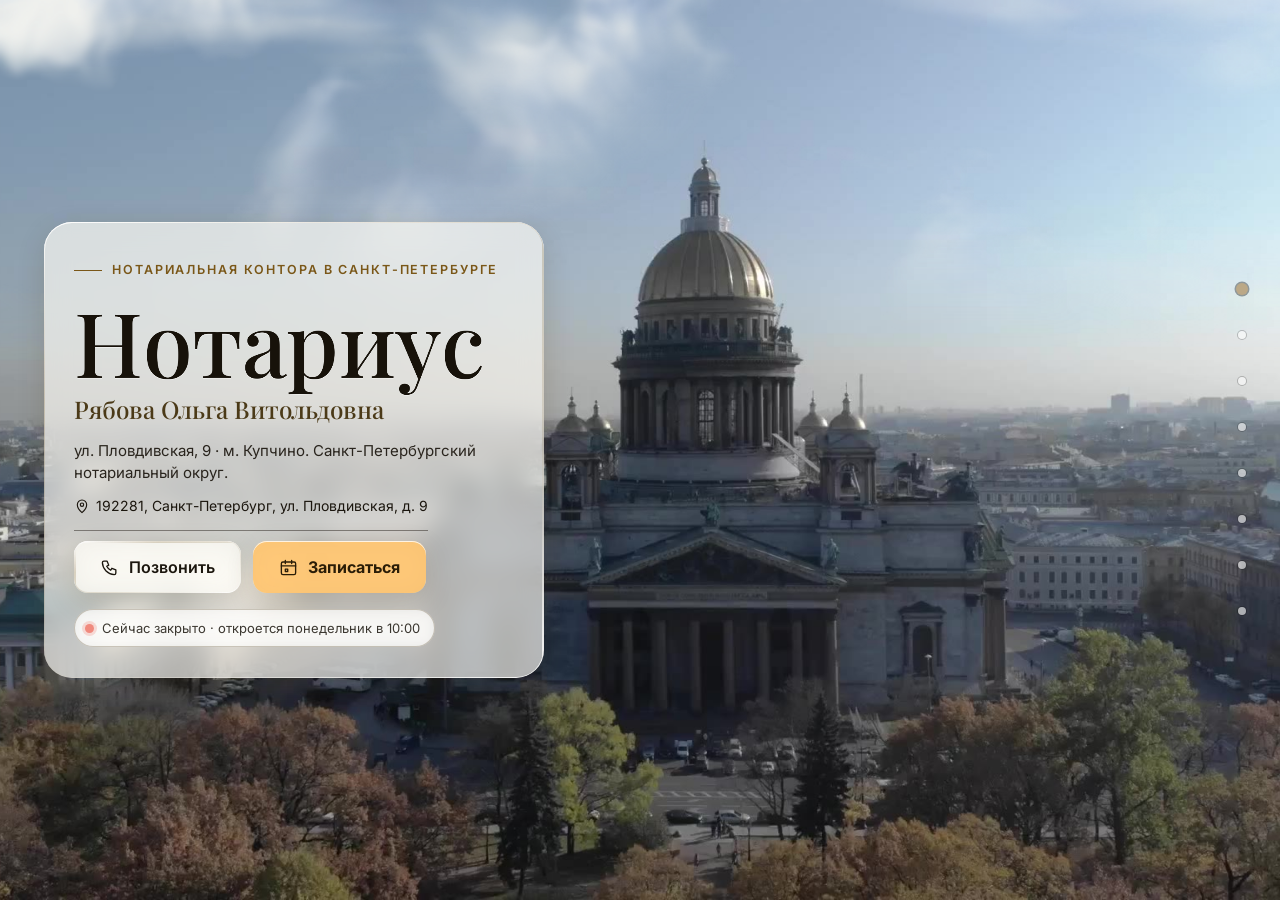
<file: index.html>
<!DOCTYPE html>
<html lang="ru" data-theme="light">
<head>
<meta charset="utf-8">
<meta name="viewport" content="width=device-width, initial-scale=1, viewport-fit=cover">
<title>Нотариус Рябова О. В. — ул. Пловдивская, 9, СПб</title>
<meta name="description" content="Нотариус Рябова О. В., ул. Пловдивская, 9. Наследство, доверенности, сделки с недвижимостью, ООО. Запись: +7 (812) 708-19-17.">
<meta name="robots" content="noindex, nofollow, noarchive">
<meta name="geo.region" content="RU-SPE">
<meta name="geo.placename" content="Санкт-Петербург">
<meta name="geo.position" content="59.8414922;30.3906568">
<meta name="ICBM" content="59.8414922, 30.3906568">
<link rel="canonical" href="https://kristall2002-art.github.io/etalon-b-ryabova/">
<link rel="alternate" hreflang="ru" href="https://kristall2002-art.github.io/etalon-b-ryabova/">
<link rel="alternate" hreflang="en" href="https://kristall2002-art.github.io/etalon-b-ryabova/en/">
<link rel="alternate" hreflang="uz" href="https://kristall2002-art.github.io/etalon-b-ryabova/uz/">
<link rel="alternate" hreflang="tg" href="https://kristall2002-art.github.io/etalon-b-ryabova/tg/">
<link rel="alternate" hreflang="ky" href="https://kristall2002-art.github.io/etalon-b-ryabova/kg/">
<link rel="alternate" hreflang="az" href="https://kristall2002-art.github.io/etalon-b-ryabova/az/">
<link rel="alternate" hreflang="zh" href="https://kristall2002-art.github.io/etalon-b-ryabova/zh/">
<link rel="alternate" hreflang="x-default" href="https://kristall2002-art.github.io/etalon-b-ryabova/">
<meta property="og:type" content="website">
<meta property="og:locale" content="ru_RU">
<meta property="og:site_name" content="Нотариус Рябова">
<meta property="og:title" content="Нотариус Рябова О. В. — ул. Пловдивская, 9, СПб">
<meta property="og:description" content="Нотариус Рябова О. В., ул. Пловдивская, 9. Наследство, доверенности, сделки с недвижимостью, ООО. Запись: +7 (812) 708-19-17.">
<meta property="og:url" content="https://kristall2002-art.github.io/etalon-b-ryabova/">
<meta property="og:image" content="https://kristall2002-art.github.io/etalon-b-ryabova/img/hero-poster.jpg">
<meta name="twitter:card" content="summary_large_image">
<meta name="twitter:title" content="Нотариус Рябова О. В. — ул. Пловдивская, 9, СПб">
<meta name="twitter:description" content="Нотариус Рябова О. В., ул. Пловдивская, 9. Наследство, доверенности, сделки с недвижимостью, ООО. Запись: +7 (812) 708-19-17.">
<meta name="twitter:image" content="https://kristall2002-art.github.io/etalon-b-ryabova/img/hero-poster.jpg">
<meta name="theme-color" content="#f8f8f8">
<link rel="icon" href="data:image/svg+xml,%3Csvg%20xmlns%3D%22http%3A//www.w3.org/2000/svg%22%20viewBox%3D%220%200%2064%2064%22%3E%3Crect%20width%3D%2264%22%20height%3D%2264%22%20rx%3D%2214%22%20fill%3D%22%23665230%22/%3E%3Ctext%20x%3D%2232%22%20y%3D%2248%22%20text-anchor%3D%22middle%22%20font-family%3D%22Georgia%2Cserif%22%20font-size%3D%2242%22%20fill%3D%22%23fff%22%3E%C2%A7%3C/text%3E%3C/svg%3E">
<script>document.documentElement.classList.add('js');try{var _i=parseInt(localStorage.getItem('nb_fs2'),10),_f=[1,1.15,1.3,1.5][_i];if(_f)document.documentElement.style.setProperty('--fs',_f)}catch(e){}</script>
<style id="hero-timing">:root{--hero-d:1.2s}</style>
<link rel="preload" as="image" href="img/hero-poster.jpg" fetchpriority="high">
<!-- шрифты лежат внутри сайта: Google Fonts у российской аудитории режется -->
<style>
@font-face{font-family:'Inter';font-style:normal;font-weight:400;font-display:swap;src:url(assets/fonts/inter-400-cyrillic-ext.woff2) format('woff2');unicode-range:U+0460-052F, U+1C80-1C8A, U+20B4, U+2DE0-2DFF, U+A640-A69F, U+FE2E-FE2F}
@font-face{font-family:'Inter';font-style:normal;font-weight:400;font-display:swap;src:url(assets/fonts/inter-400-cyrillic.woff2) format('woff2');unicode-range:U+0301, U+0400-045F, U+0490-0491, U+04B0-04B1, U+2116}
@font-face{font-family:'Inter';font-style:normal;font-weight:400;font-display:swap;src:url(assets/fonts/inter-400-latin-ext.woff2) format('woff2');unicode-range:U+0100-02BA, U+02BD-02C5, U+02C7-02CC, U+02CE-02D7, U+02DD-02FF, U+0304, U+0308, U+0329, U+1D00-1DBF, U+1E00-1E9F, U+1EF2-1EFF, U+2020, U+20A0-20AB, U+20AD-20C0, U+2113, U+2C60-2C7F, U+A720-A7FF}
@font-face{font-family:'Inter';font-style:normal;font-weight:400;font-display:swap;src:url(assets/fonts/inter-400-latin.woff2) format('woff2');unicode-range:U+0000-00FF, U+0131, U+0152-0153, U+02BB-02BC, U+02C6, U+02DA, U+02DC, U+0304, U+0308, U+0329, U+2000-206F, U+20AC, U+2122, U+2191, U+2193, U+2212, U+2215, U+FEFF, U+FFFD}
@font-face{font-family:'Inter';font-style:normal;font-weight:500;font-display:swap;src:url(assets/fonts/inter-500-cyrillic-ext.woff2) format('woff2');unicode-range:U+0460-052F, U+1C80-1C8A, U+20B4, U+2DE0-2DFF, U+A640-A69F, U+FE2E-FE2F}
@font-face{font-family:'Inter';font-style:normal;font-weight:500;font-display:swap;src:url(assets/fonts/inter-500-cyrillic.woff2) format('woff2');unicode-range:U+0301, U+0400-045F, U+0490-0491, U+04B0-04B1, U+2116}
@font-face{font-family:'Inter';font-style:normal;font-weight:500;font-display:swap;src:url(assets/fonts/inter-500-latin-ext.woff2) format('woff2');unicode-range:U+0100-02BA, U+02BD-02C5, U+02C7-02CC, U+02CE-02D7, U+02DD-02FF, U+0304, U+0308, U+0329, U+1D00-1DBF, U+1E00-1E9F, U+1EF2-1EFF, U+2020, U+20A0-20AB, U+20AD-20C0, U+2113, U+2C60-2C7F, U+A720-A7FF}
@font-face{font-family:'Inter';font-style:normal;font-weight:500;font-display:swap;src:url(assets/fonts/inter-500-latin.woff2) format('woff2');unicode-range:U+0000-00FF, U+0131, U+0152-0153, U+02BB-02BC, U+02C6, U+02DA, U+02DC, U+0304, U+0308, U+0329, U+2000-206F, U+20AC, U+2122, U+2191, U+2193, U+2212, U+2215, U+FEFF, U+FFFD}
@font-face{font-family:'Inter';font-style:normal;font-weight:600;font-display:swap;src:url(assets/fonts/inter-600-cyrillic-ext.woff2) format('woff2');unicode-range:U+0460-052F, U+1C80-1C8A, U+20B4, U+2DE0-2DFF, U+A640-A69F, U+FE2E-FE2F}
@font-face{font-family:'Inter';font-style:normal;font-weight:600;font-display:swap;src:url(assets/fonts/inter-600-cyrillic.woff2) format('woff2');unicode-range:U+0301, U+0400-045F, U+0490-0491, U+04B0-04B1, U+2116}
@font-face{font-family:'Inter';font-style:normal;font-weight:600;font-display:swap;src:url(assets/fonts/inter-600-latin-ext.woff2) format('woff2');unicode-range:U+0100-02BA, U+02BD-02C5, U+02C7-02CC, U+02CE-02D7, U+02DD-02FF, U+0304, U+0308, U+0329, U+1D00-1DBF, U+1E00-1E9F, U+1EF2-1EFF, U+2020, U+20A0-20AB, U+20AD-20C0, U+2113, U+2C60-2C7F, U+A720-A7FF}
@font-face{font-family:'Inter';font-style:normal;font-weight:600;font-display:swap;src:url(assets/fonts/inter-600-latin.woff2) format('woff2');unicode-range:U+0000-00FF, U+0131, U+0152-0153, U+02BB-02BC, U+02C6, U+02DA, U+02DC, U+0304, U+0308, U+0329, U+2000-206F, U+20AC, U+2122, U+2191, U+2193, U+2212, U+2215, U+FEFF, U+FFFD}
@font-face{font-family:'Inter';font-style:normal;font-weight:700;font-display:swap;src:url(assets/fonts/inter-700-cyrillic-ext.woff2) format('woff2');unicode-range:U+0460-052F, U+1C80-1C8A, U+20B4, U+2DE0-2DFF, U+A640-A69F, U+FE2E-FE2F}
@font-face{font-family:'Inter';font-style:normal;font-weight:700;font-display:swap;src:url(assets/fonts/inter-700-cyrillic.woff2) format('woff2');unicode-range:U+0301, U+0400-045F, U+0490-0491, U+04B0-04B1, U+2116}
@font-face{font-family:'Inter';font-style:normal;font-weight:700;font-display:swap;src:url(assets/fonts/inter-700-latin-ext.woff2) format('woff2');unicode-range:U+0100-02BA, U+02BD-02C5, U+02C7-02CC, U+02CE-02D7, U+02DD-02FF, U+0304, U+0308, U+0329, U+1D00-1DBF, U+1E00-1E9F, U+1EF2-1EFF, U+2020, U+20A0-20AB, U+20AD-20C0, U+2113, U+2C60-2C7F, U+A720-A7FF}
@font-face{font-family:'Inter';font-style:normal;font-weight:700;font-display:swap;src:url(assets/fonts/inter-700-latin.woff2) format('woff2');unicode-range:U+0000-00FF, U+0131, U+0152-0153, U+02BB-02BC, U+02C6, U+02DA, U+02DC, U+0304, U+0308, U+0329, U+2000-206F, U+20AC, U+2122, U+2191, U+2193, U+2212, U+2215, U+FEFF, U+FFFD}
@font-face{font-family:'Playfair Display';font-style:normal;font-weight:500;font-display:swap;src:url(assets/fonts/playfair-display-500-cyrillic.woff2) format('woff2');unicode-range:U+0301, U+0400-045F, U+0490-0491, U+04B0-04B1, U+2116}
@font-face{font-family:'Playfair Display';font-style:normal;font-weight:500;font-display:swap;src:url(assets/fonts/playfair-display-500-latin-ext.woff2) format('woff2');unicode-range:U+0100-02BA, U+02BD-02C5, U+02C7-02CC, U+02CE-02D7, U+02DD-02FF, U+0304, U+0308, U+0329, U+1D00-1DBF, U+1E00-1E9F, U+1EF2-1EFF, U+2020, U+20A0-20AB, U+20AD-20C0, U+2113, U+2C60-2C7F, U+A720-A7FF}
@font-face{font-family:'Playfair Display';font-style:normal;font-weight:500;font-display:swap;src:url(assets/fonts/playfair-display-500-latin.woff2) format('woff2');unicode-range:U+0000-00FF, U+0131, U+0152-0153, U+02BB-02BC, U+02C6, U+02DA, U+02DC, U+0304, U+0308, U+0329, U+2000-206F, U+20AC, U+2122, U+2191, U+2193, U+2212, U+2215, U+FEFF, U+FFFD}
@font-face{font-family:'Playfair Display';font-style:normal;font-weight:600;font-display:swap;src:url(assets/fonts/playfair-display-600-cyrillic.woff2) format('woff2');unicode-range:U+0301, U+0400-045F, U+0490-0491, U+04B0-04B1, U+2116}
@font-face{font-family:'Playfair Display';font-style:normal;font-weight:600;font-display:swap;src:url(assets/fonts/playfair-display-600-latin-ext.woff2) format('woff2');unicode-range:U+0100-02BA, U+02BD-02C5, U+02C7-02CC, U+02CE-02D7, U+02DD-02FF, U+0304, U+0308, U+0329, U+1D00-1DBF, U+1E00-1E9F, U+1EF2-1EFF, U+2020, U+20A0-20AB, U+20AD-20C0, U+2113, U+2C60-2C7F, U+A720-A7FF}
@font-face{font-family:'Playfair Display';font-style:normal;font-weight:600;font-display:swap;src:url(assets/fonts/playfair-display-600-latin.woff2) format('woff2');unicode-range:U+0000-00FF, U+0131, U+0152-0153, U+02BB-02BC, U+02C6, U+02DA, U+02DC, U+0304, U+0308, U+0329, U+2000-206F, U+20AC, U+2122, U+2191, U+2193, U+2212, U+2215, U+FEFF, U+FFFD}
/* ===== Notary site — generator stylesheet (light warm base, dark theme by toggle) ===== */
:root{
  --p100:#665230; --p90:#97825e; --p80:#bba887; --p70:#c2b9a9; --p50:#dad5ce; --p40:#e0dedb;
  --p30:#eeece9; --p20:#f1f1f0; --p10:#f8f8f8; --n100:#0e0f11; --n90:#3c404b; --n10:#fff;

  --bg:var(--p10); --bg2:var(--p20); --bg3:var(--p30); --card:var(--n10); --text:var(--n100); --muted:var(--n90);
  --line:var(--p50); --line2:var(--p40); --accent:var(--p90); --accent-d:var(--p100); --accent-l:var(--p80); --accent-soft:var(--p30);
  --on-accent:#fff; --shadow:0 1px 10px rgba(51,51,51,.10); --shadow-lg:0 12px 40px rgba(30,24,10,.14);
  --hero-ov1:rgba(14,15,17,.72); --hero-ov2:rgba(14,15,17,.30); --sec-ov:rgba(248,248,248,.72);
  --ok:#2e8b57; --bad:#b4453b;
  /* те же цвета составляющими: rgba() понимают все браузеры, color-mix() — нет */
  --bg-rgb:248,248,248; --card-rgb:255,255,255; --accent-rgb:151,130,94; --ok-rgb:46,139,87;

  --zc:var(--fs); --fs:1; --vwu:calc(1vw / var(--fs)); --vhu:calc(1vh / var(--fs));   /* масштаб текста (А−/А+) и «честные» vw/vh под ним */
  --hdr-h:68px; --bar-h:70px; --vh:calc(100*var(--vhu)); --gap:24px; --radius:14px; --radius-s:10px;
  --font:"Inter",Tahoma,Arial,sans-serif; --serif:"Playfair Display",Georgia,"Times New Roman",serif;
  --ease:cubic-bezier(.65,.05,.36,1); --speed:520ms;
}
html[data-theme="dark"]{
  --bg:#17150f; --bg2:#1d1a13; --bg3:#252117; --card:#221e15; --text:#f1ebdf; --muted:#b9ae98;
  --line:#3a3325; --line2:#2f2a1e; --accent:#c9b17f; --accent-d:#e0cf9f; --accent-l:#8d7b58; --accent-soft:#2a251a;
  --on-accent:#17150f; --shadow:0 1px 12px rgba(0,0,0,.45); --shadow-lg:0 14px 40px rgba(0,0,0,.55);
  --hero-ov1:rgba(10,9,6,.80); --hero-ov2:rgba(10,9,6,.40); --sec-ov:rgba(16,15,12,.76);
  --bg-rgb:23,21,15; --card-rgb:34,30,21; --accent-rgb:201,177,127;
}

*,*::before,*::after{box-sizing:border-box}
/* А−/А+: весь сайт — шапка, плашки, меню, формы, окна — растёт пропорционально, как при увеличении масштаба в браузере */
html{-webkit-text-size-adjust:100%;scroll-behavior:auto;zoom:var(--fs,1)}
html,body{height:100%;margin:0;overflow:hidden;background:var(--bg);color:var(--text);
  font-family:var(--font);font-size:16px;line-height:1.55;-webkit-font-smoothing:antialiased}
body{overscroll-behavior:none;position:relative}
a{color:inherit;text-decoration:none}
img{display:block;max-width:100%}
button{font:inherit;color:inherit;background:none;border:0;padding:0;cursor:pointer}
input,select,textarea{font:inherit;color:inherit}
h1,h2,h3,h4,p{margin:0}
ul{margin:0;padding:0;list-style:none}
svg{display:block}
.ico{width:22px;height:22px;stroke:currentColor;fill:none;stroke-width:1.7;stroke-linecap:round;stroke-linejoin:round;flex:none}
.vh{position:absolute!important;width:1px;height:1px;overflow:hidden;clip:rect(0 0 0 0);white-space:nowrap}

/* ---------- typography helpers ---------- */
.kicker{display:inline-flex;align-items:center;gap:10px;font-size:13px;font-weight:600;letter-spacing:.14em;text-transform:uppercase;color:var(--accent)}
.kicker::before{content:"";width:28px;height:1px;background:var(--accent)}
.h2{font-size:clamp(26px,calc(3.2*var(--vwu,1vw)),40px);font-weight:600;letter-spacing:-.02em;line-height:1.12;margin-top:10px}
.lead{color:var(--muted);font-size:17px;max-width:640px;margin-top:12px}
.sec-head{margin-bottom:28px}
#contacts .sec-head{margin-bottom:18px}

/* ---------- buttons ---------- */
.btn{display:inline-flex;align-items:center;justify-content:center;gap:10px;min-height:48px;padding:0 22px;border-radius:999px;
  font-weight:600;font-size:15px;line-height:1;border:1.5px solid transparent;transition:background .25s,color .25s,border-color .25s,transform .2s,box-shadow .25s;white-space:nowrap}
.btn:active{transform:translateY(1px)}
.btn-primary{background:var(--accent-d);color:var(--on-accent);border-color:var(--accent-d)}
.btn-primary:hover{background:var(--accent);border-color:var(--accent);color:#fff}
html[data-theme="dark"] .btn-primary:hover{color:#17150f}
.btn-ghost{border-color:var(--line);color:var(--text);background:var(--card)}
.btn-ghost:hover{border-color:var(--accent);color:var(--accent-d)}
.btn-light{background:rgba(255,255,255,.14);color:#fff;border-color:rgba(255,255,255,.55);backdrop-filter:blur(6px)}
.btn-light:hover{background:#fff;color:var(--n100)}
.btn-white{background:#fff;color:var(--n100);border-color:#fff}
.btn-white:hover{background:var(--p30);border-color:var(--p30)}
.btn .ico{width:18px;height:18px}
.btn-sm{min-height:44px;padding:0 16px;font-size:14px}

/* ---------- header ---------- */
.hdr{position:fixed;top:0;left:0;right:0;height:var(--hdr-h);z-index:200;display:flex;align-items:center;
  zoom:calc(1 / var(--zc,1)); --vwu:1vw; --vhu:1vh;   /* А−/А+ шапку не трогают: она всегда как при 100 % (страница в zoom, шапка — встречный zoom) */
  background:rgba(var(--bg-rgb),.88);backdrop-filter:blur(12px);-webkit-backdrop-filter:blur(12px);
  border-bottom:1px solid var(--line2);transition:background .3s}
.hdr-in{width:100%;max-width:1280px;margin:0 auto;padding:0 28px;display:flex;align-items:center;gap:24px}
.brand{display:flex;align-items:center;gap:12px;min-width:0;min-height:44px}
.mono-img{object-fit:contain;background:#fff;padding:2px;box-sizing:border-box}
.mono{width:42px;height:42px;border-radius:12px;background:var(--accent-d);color:var(--on-accent);display:grid;place-items:center;
  font-family:var(--serif);font-size:20px;font-weight:600;flex:none;letter-spacing:.02em}
.brand-t{display:flex;flex-direction:column;line-height:1.15;min-width:0}
.brand-n{font-weight:600;font-size:15px;white-space:nowrap;overflow:hidden;text-overflow:ellipsis}
.brand-s{font-size:13px;color:var(--muted);white-space:nowrap;overflow:hidden;text-overflow:ellipsis}
.nav{display:flex;align-items:center;gap:4px;margin-left:auto}
.nav > li{position:relative}
.nav-a{display:inline-flex;align-items:center;gap:6px;min-height:44px;padding:10px 12px;border-radius:8px;font-size:14px;font-weight:500;color:var(--text);opacity:.8;transition:opacity .2s,background .2s}
.nav-a:hover,.nav-a.cur,.nav > li.open > .nav-a{opacity:1;background:var(--bg3)}
.nav-a .chev{width:14px;height:14px;transition:transform .25s}
.nav > li.open > .nav-a .chev{transform:rotate(180deg)}
.hdr-tools{display:flex;align-items:center;gap:6px;margin-left:8px}
.tool{width:44px;height:44px;border-radius:10px;display:grid;place-items:center;color:var(--text);opacity:.8;transition:background .2s,opacity .2s}
.tool:hover{background:var(--bg3);opacity:1}
.tool .ico{width:20px;height:20px}
.tool-lang{width:auto;padding:0 10px;gap:6px;font-size:13px;font-weight:600;letter-spacing:.04em;display:flex;align-items:center}
.lang-wrap{position:relative}
.lang-dd{position:absolute;right:0;top:calc(100% + 8px);background:var(--card);border:1px solid var(--line);border-radius:12px;box-shadow:var(--shadow-lg);
  padding:6px;min-width:190px;display:none;z-index:210}
.lang-wrap.open .lang-dd{display:block}
.lang-dd button,.lang-dd a{display:flex;width:100%;align-items:center;gap:10px;min-height:44px;padding:9px 12px;border-radius:8px;font-size:14px;text-align:left}
.lang-dd button:hover,.lang-dd a:hover{background:var(--bg3)}
.lang-dd button.cur,.lang-dd a.cur{color:var(--accent-d);font-weight:600}
.lang-dd b{font-size:13px;letter-spacing:.08em;width:26px;color:var(--muted)}
.hdr-book{margin-left:4px}
.burger{display:none}
.moon,.sun{display:none}
html[data-theme="dark"] .sun{display:block}
html:not([data-theme="dark"]) .moon{display:block}

/* mega menu */
.mega{position:absolute;left:50%;top:calc(100% + 10px);transform:translateX(-50%);width:min(980px,calc(calc(100*var(--vwu,1vw)) - 40px));
  background:var(--card);border:1px solid var(--line);border-radius:16px;box-shadow:var(--shadow-lg);padding:20px;display:none;z-index:210}
.nav > li.open > .mega{display:block}
.mega-head{display:flex;justify-content:space-between;align-items:baseline;gap:16px;padding:0 6px 14px;border-bottom:1px solid var(--line2);margin-bottom:12px}
.mega-head b{font-size:14px}
.mega-head span{font-size:13px;color:var(--muted)}
.mega-grid{display:grid;grid-template-columns:repeat(2,1fr);gap:4px}
.mega-it{display:flex;gap:12px;align-items:flex-start;padding:10px 12px;border-radius:10px;text-align:left;width:100%;transition:background .2s}
.mega-it:hover{background:var(--bg3)}
.mega-it .cic{width:38px;height:38px;border-radius:10px;background:var(--accent-soft);color:var(--accent-d);display:grid;place-items:center;flex:none}
.mega-it .cic .ico{width:20px;height:20px}
.mega-it b{display:block;font-size:14px;font-weight:600}
.mega-it small{display:block;font-size:13px;color:var(--muted);line-height:1.35;margin-top:2px}
.mega-it em{font-style:normal;font-size:13px;color:var(--accent);margin-top:3px;display:block}

/* mobile menu */
.mmenu{position:fixed;top:calc(var(--hdr-h) / var(--zc,1));left:0;right:0;bottom:var(--bar-h);z-index:190;background:var(--bg);overflow-y:auto;padding:14px 18px 30px;display:none}
.mmenu.open{display:block}
.mmenu a,.mmenu .macc > button{display:flex;align-items:center;justify-content:space-between;width:100%;padding:14px 6px;border-bottom:1px solid var(--line2);font-size:17px;font-weight:500;text-align:left}
.mmenu .macc > button .chev{width:18px;height:18px;transition:transform .25s}
.mmenu .macc.open > button .chev{transform:rotate(180deg)}
.mmenu .macc-list{display:none;padding:4px 0 8px}
.mmenu .macc.open .macc-list{display:block}
.mmenu .macc-list button{display:flex;align-items:center;gap:12px;width:100%;padding:11px 8px;border-radius:10px;text-align:left;font-size:15px}
.mmenu .macc-list button:hover{background:var(--bg3)}
.mmenu .macc-list .cic{width:32px;height:32px;border-radius:8px;background:var(--accent-soft);color:var(--accent-d);display:grid;place-items:center;flex:none}
.mmenu .macc-list .cic .ico{width:17px;height:17px}
.mmenu-foot{display:flex;flex-wrap:wrap;gap:8px;margin-top:18px}
.mmenu-foot .btn{flex:1}

/* ---------- full-page scroller ---------- */
.fp{position:relative;width:100%;height:var(--vh);overflow:hidden}
.fp-track{will-change:transform;transition:transform var(--speed) var(--ease)}
.fp-track.no-anim{transition:none}
.sec{position:relative;height:var(--vh);width:100%;overflow:hidden}
.sec-scroll{height:100%;overflow-y:auto;overflow-x:hidden;display:flex;flex-direction:column;
  padding:calc(var(--hdr-h) / var(--zc,1) + 20px) 28px calc(var(--bar-h) + 96px);-webkit-overflow-scrolling:touch;scrollbar-width:thin;scrollbar-color:var(--line) transparent}
.wrap{margin:auto;width:100%;max-width:1180px}
.sec-alt{background:var(--bg2)}

/* reveal animation */
.rv{opacity:0;transform:translateY(18px);transition:opacity .7s ease,transform .7s ease;transition-delay:calc(var(--i,0) * 90ms)}
.sec.active .rv{opacity:1;transform:none}

/* side dots */
.dots{position:fixed;right:16px;top:50%;transform:translateY(-50%);z-index:150;display:flex;flex-direction:column;gap:2px}
.dots button{position:relative;width:44px;height:44px;display:grid;place-items:center}
.dots button::after{content:"";width:8px;height:8px;border-radius:50%;background:var(--muted);opacity:.45;transition:transform .25s,opacity .25s,background .25s}
.dots button:hover::after{opacity:.9}
.dots button.cur::after{background:var(--accent);opacity:1;transform:scale(1.5)}
.dots button span{position:absolute;right:32px;top:50%;transform:translateY(-50%) translateX(6px);background:var(--n100);color:#fff;font-size:13px;
  padding:5px 10px;border-radius:6px;white-space:nowrap;opacity:0;pointer-events:none;transition:opacity .2s,transform .2s}
.dots button:hover span{opacity:1;transform:translateY(-50%)}
.sec-hero ~ .dots{color:#fff}
body[data-sec="0"] .dots button::after{background:#fff}
body[data-sec="0"] .dots button.cur::after{background:var(--p80)}

.sec:not(.sec-hero) .sec-scroll{position:relative;z-index:1}

.status{display:inline-flex;align-items:center;gap:8px;padding:8px 14px 8px 10px;border-radius:999px;background:rgba(255,255,255,.12);border:1px solid rgba(255,255,255,.28);font-size:13px;backdrop-filter:blur(6px)}
.status i{width:9px;height:9px;border-radius:50%;background:#7bd389;box-shadow:0 0 0 3px rgba(123,211,137,.28)}
.status.closed i{background:#f08a7e;box-shadow:0 0 0 3px rgba(240,138,126,.28)}
.status.soon i{background:#f0c674;box-shadow:0 0 0 3px rgba(240,198,116,.28)}
.status span{opacity:.85}
.addr-link{display:inline-flex;align-items:center;gap:6px;border-bottom:1px solid currentColor;padding:13px 0 14px;margin:-13px 0 -14px;transition:color .2s}
.addr-link:hover{color:var(--accent)}
.addr-link .ico{width:16px;height:16px}

/* ---------- services ---------- */
.svc-grid{display:grid;grid-template-columns:repeat(5,1fr);gap:14px}
.svc{display:flex;flex-direction:column;align-items:flex-start;gap:10px;padding:18px 16px 16px;border-radius:var(--radius);background:var(--card);border:1px solid var(--line2);
  text-align:left;min-height:170px;transition:transform .25s,box-shadow .25s,border-color .25s;position:relative}
.svc:hover{transform:translateY(-3px);box-shadow:var(--shadow-lg);border-color:var(--accent-l)}
.svc .cic{width:44px;height:44px;border-radius:12px;background:var(--accent-soft);color:var(--accent-d);display:grid;place-items:center}
.svc b{font-size:15px;font-weight:600;line-height:1.3}
.svc small{font-size:13px;color:var(--muted);line-height:1.35}
.svc em{font-style:normal;font-size:13px;color:var(--accent);margin-top:auto;padding-top:6px;display:inline-flex;align-items:center;gap:4px}
.svc em .ico{width:12px;height:12px}

/* ---------- about ---------- */
.about{display:grid;grid-template-columns:1.15fr .85fr;gap:48px;align-items:start}
.about-txt p{color:var(--muted);margin-top:14px;font-size:16px}
.about-txt p:first-of-type{color:var(--text)}
.quote{margin-top:22px;padding:16px 20px;border-left:3px solid var(--accent);background:var(--card);border-radius:0 12px 12px 0;font-family:var(--serif);font-size:18px;line-height:1.45;color:var(--text)}
.creds{display:grid;gap:10px}
.cred{display:flex;gap:14px;align-items:center;padding:14px 16px;border-radius:12px;background:var(--card);border:1px solid var(--line2)}
.cred .cic{width:40px;height:40px;border-radius:10px;background:var(--accent-soft);color:var(--accent-d);display:grid;place-items:center;flex:none}
.cred .cic .ico{width:20px;height:20px}
.cred small{display:block;font-size:13px;color:var(--muted);text-transform:uppercase;letter-spacing:.06em}
.cred b{display:block;font-size:15px;font-weight:600;line-height:1.3}
.chips{display:flex;flex-wrap:wrap;gap:8px;margin-top:16px}
.chips li{padding:8px 14px;border-radius:999px;border:1px solid var(--accent-l);color:var(--accent-d);font-size:13.5px;font-weight:500;background:var(--card)}
.strong-lbl{margin-top:22px;font-size:13px;text-transform:uppercase;letter-spacing:.1em;color:var(--muted)}

/* ---------- how ---------- */
.steps{display:grid;grid-template-columns:repeat(5,1fr);gap:16px;position:relative;margin-top:14px}
.steps::before{content:"";position:absolute;left:8%;right:8%;top:30px;height:1px;background:var(--line)}
.step{position:relative;padding:0 8px}
.step-n{width:60px;height:60px;border-radius:50%;background:var(--card);border:1.5px solid var(--accent-l);color:var(--accent-d);display:grid;place-items:center;
  font-family:var(--serif);font-size:24px;font-weight:600;position:relative;z-index:1;transition:background .4s,color .4s}
.sec.active .step-n{animation:pop .6s var(--ease) both;animation-delay:calc(var(--i) * 140ms + 150ms)}
@keyframes pop{0%{transform:scale(.6);opacity:0}60%{transform:scale(1.08);opacity:1}100%{transform:scale(1)}}
.step b{display:block;margin-top:16px;font-size:17px;font-weight:600}
.step p{color:var(--muted);font-size:14.5px;margin-top:6px}

/* ---------- reviews ---------- */
.reviews{display:grid;grid-template-columns:300px 1fr;gap:28px;align-items:start}
.rsum{background:var(--card);border:1px solid var(--line2);border-radius:var(--radius);padding:26px 24px;text-align:center}
.rsum .big{font-family:var(--serif);font-size:64px;line-height:1;font-weight:500;color:var(--accent-d)}
.stars{display:inline-flex;gap:3px;--fill:100%}
.stars svg{width:20px;height:20px}
.stars .st{fill:var(--line);stroke:none}
.stars .st.on{fill:#e7b73b}
.stars .st.half{fill:url(#halfgrad)}
.rsum .stars{margin-top:8px}
.rsum p{color:var(--muted);font-size:13.5px;margin-top:10px;line-height:1.4}
.rsum .btn{margin-top:16px;width:100%}
.rsum .gis{display:block;margin:10px 0 -14px;padding:14px 0;font-size:13px;color:var(--accent-d);text-decoration:underline;text-underline-offset:3px}
.rgrid{display:grid;grid-template-columns:repeat(2,1fr);gap:14px}
.rev{background:var(--card);border:1px solid var(--line2);border-radius:var(--radius);padding:20px;display:flex;flex-direction:column;gap:10px}
.rev .stars svg{width:15px;height:15px}
.rev p{font-size:14.5px;line-height:1.5;flex:1}
.rev p::before{content:"“";font-family:var(--serif);color:var(--accent);font-size:22px;line-height:0;margin-right:4px;vertical-align:-6px}
.rev-meta{display:flex;flex-wrap:wrap;justify-content:space-between;gap:4px 10px;align-items:baseline;font-size:13px;color:var(--muted)}
.rev-meta b{color:var(--text);font-weight:600}
.rev-src{display:inline-flex;align-items:center;gap:5px;white-space:nowrap;margin-left:auto}
.rev-src i{width:6px;height:6px;border-radius:50%;background:var(--accent)}
.rev-sample{color:var(--muted);font-style:italic;opacity:.85}
.rev-real{color:var(--accent-d);font-weight:600}
.rev-real i{background:var(--ok)}
.rev-is-real{border-color:var(--accent-l)}
.demo-note{margin-top:14px;max-width:760px;font-size:13.5px;line-height:1.45;color:var(--muted);background:var(--accent-soft);
  border-left:3px solid var(--accent);border-radius:0 8px 8px 0;padding:8px 12px}
.rnote{margin-top:14px;font-size:13px;color:var(--muted)}

/* ---------- faq ---------- */
.faq{display:grid;grid-template-columns:1fr 1fr;gap:0 32px;align-items:start}
.faq-col{display:flex;flex-direction:column}
.fq{border-bottom:1px solid var(--line)}
.fq > button{display:flex;width:100%;align-items:center;justify-content:space-between;gap:16px;min-height:44px;padding:16px 4px;text-align:left;font-weight:600;font-size:15.5px;line-height:1.35}
.fq > button .pl{width:26px;height:26px;border-radius:50%;border:1px solid var(--line);display:grid;place-items:center;flex:none;color:var(--accent-d);transition:transform .3s,background .3s}
.fq > button .pl .ico{width:14px;height:14px}
.fq.open > button .pl{transform:rotate(45deg);background:var(--accent-soft)}
.fq-a{display:grid;grid-template-rows:0fr;transition:grid-template-rows .35s var(--ease)}
.fq.open .fq-a{grid-template-rows:1fr}
.fq-a > div{overflow:hidden}
.fq-a p{color:var(--muted);font-size:14.5px;padding:0 4px 16px;line-height:1.55}
.fq-a .faq-note{font-size:13px;color:var(--accent-d);padding-bottom:6px}
.fq-a .faq-note:empty{display:none}

/* ---------- contacts ---------- */
.contacts{display:grid;grid-template-columns:1fr 1.05fr 1fr;gap:18px;align-items:stretch}
.contacts .cbox{padding:16px 18px}
.cbox{background:var(--card);border:1px solid var(--line2);border-radius:var(--radius);padding:20px}
.cl{display:grid;gap:12px}
.cl li{display:flex;gap:12px;align-items:flex-start}
.cl .cic{width:36px;height:36px;border-radius:10px;background:var(--accent-soft);color:var(--accent-d);display:grid;place-items:center;flex:none}
.cl .cic .ico{width:18px;height:18px}
.cl small{display:block;font-size:13px;color:var(--muted);text-transform:uppercase;letter-spacing:.06em}
.cl b{display:block;font-weight:500;font-size:15px;line-height:1.4}
.cl a.tel,.cl a.mail{display:block;padding:14px 0;margin:-14px 0}
.cl a.tel:hover,.cl a.mail:hover{color:var(--accent-d)}
.hours-link{display:inline-block;font-size:13px;color:var(--accent-d);text-decoration:underline;text-underline-offset:3px;padding:14px 0;margin:-14px 0}
.cl .msgs{display:flex;gap:8px;margin-top:4px;flex-wrap:wrap}
.cl .msgs a{display:inline-flex;align-items:center;gap:6px;padding:6px 10px;border-radius:8px;border:1px solid var(--line);font-size:13px;min-height:44px}
.cl .msgs a .ico{width:16px;height:16px}
.mapbox{display:flex;flex-direction:column;gap:12px;padding:12px}
.map{flex:1;min-height:280px;border-radius:10px;overflow:hidden;border:1px solid var(--line);background:var(--bg3);position:relative}
.map iframe{width:100%;height:100%;border:0;position:absolute;inset:0}
.map-actions{display:flex;gap:8px;flex-wrap:wrap}
.map-actions .btn{flex:1;min-height:44px;font-size:14px;padding:0 12px}

/* form */
.form h3{font-size:19px;font-weight:600}
.form .fdesc{color:var(--muted);font-size:13.5px;margin-top:6px}
.fg{display:grid;gap:8px;margin-top:12px}
.f2{display:grid;grid-template-columns:1fr 1fr;gap:10px}
.fld{display:flex;flex-direction:column;gap:4px}
.fld label{font-size:13px;color:var(--muted);font-weight:500}
.fld input,.fld select,.fld textarea{width:100%;background:var(--bg);border:1px solid var(--line);border-radius:10px;padding:8px 12px;font-size:14px;transition:border-color .2s,box-shadow .2s;min-height:44px}
.fld textarea{min-height:48px;resize:vertical}
.fld input:focus,.fld select:focus,.fld textarea:focus{outline:0;border-color:var(--accent);box-shadow:0 0 0 3px rgba(var(--accent-rgb),.22)}
.fld.err input,.fld.err select{border-color:var(--bad)}
.ferr{font-size:13px;color:var(--bad);display:none}
.fld.err .ferr{display:block}
.fnote{font-size:13px;color:var(--muted);margin-top:8px;line-height:1.4}
.fok{display:none;margin-top:10px;padding:10px 12px;border-radius:10px;background:rgba(var(--ok-rgb),.12);color:var(--ok);font-size:13.5px}
.fok.show{display:block}

.foot{margin-top:18px;padding-top:12px;padding-left:250px;flex-wrap:nowrap;align-items:flex-start;border-top:1px solid var(--line2);display:flex;justify-content:space-between;gap:16px;flex-wrap:wrap;font-size:13px;color:var(--muted)}
.foot p{max-width:none}
.foot .fl{white-space:nowrap;flex:none}
.foot .fl a{margin-left:14px;padding:14px 0;margin-top:-14px;margin-bottom:-14px;display:inline-block;min-width:44px;text-align:center;text-decoration:underline;text-underline-offset:3px}

/* ---------- bottom bar ---------- */
.bar{position:fixed;inset:auto 0 0;z-index:300;background:var(--card);box-shadow:0 -1px 10px rgba(51,51,51,.1);border-top:1px solid var(--line2);
  padding:6px 0;padding-bottom:calc(6px + env(safe-area-inset-bottom,0px))}
.bar-in{display:flex;justify-content:space-around;align-items:center;max-width:1080px;margin:0 auto}
.bi{display:flex;flex-direction:column;align-items:center;gap:5px;padding:8px 24px;border-radius:10px;font-size:13.5px;line-height:1;color:var(--text);opacity:.65;
  transition:opacity .3s,background .3s,color .3s;flex:1;max-width:190px;min-width:0}
.bi span{white-space:nowrap;max-width:100%;overflow:hidden;text-overflow:ellipsis}
.bi .ico{width:24px;height:24px}
.bi:hover{opacity:1;background:var(--bg3)}
.bi.cur{opacity:1;color:var(--accent-d)}


/* ---------- modals ---------- */
.modal{position:fixed;inset:0;z-index:400;background:rgba(14,15,17,.62);display:none;align-items:center;justify-content:center;padding:20px}
.modal.open{display:flex}
.mbox{background:var(--card);color:var(--text);border-radius:18px;width:100%;max-width:560px;max-height:min(calc(86*var(--vhu,1vh)),860px);overflow:auto;padding:26px 26px 22px;position:relative;box-shadow:var(--shadow-lg);
  animation:mup .3s var(--ease)}
@keyframes mup{from{opacity:0;transform:translateY(16px) scale(.98)}to{opacity:1;transform:none}}
.mbox-lg{max-width:760px}
.mclose{position:absolute;top:12px;right:12px;width:44px;height:44px;border-radius:50%;display:grid;place-items:center;color:var(--muted)}
.mclose:hover{background:var(--bg3);color:var(--text)}
.mbox h3{font-size:22px;font-weight:600;padding-right:36px}
.mbox .msub{color:var(--muted);font-size:14px;margin-top:4px}
.hours-t{width:100%;border-collapse:collapse;margin-top:16px;font-size:15px}
.hours-t td{padding:9px 6px;border-bottom:1px solid var(--line2)}
.hours-t td:last-child{text-align:right;font-weight:500;white-space:nowrap}
.hours-t tr.today td{color:var(--accent-d);font-weight:600}
.hours-t tr.today td:first-child::after{content:" · " attr(data-today);font-weight:400;font-size:13px;color:var(--muted)}
.hours-t tr.off td:last-child{color:var(--muted);font-weight:400}
.mnote{margin-top:14px;padding:12px 14px;border-radius:10px;background:var(--bg2);font-size:13.5px;color:var(--muted)}
.mnote b{display:block;color:var(--text);margin-bottom:3px;font-size:13px}
.mcontacts{display:flex;flex-wrap:wrap;gap:8px;margin-top:14px}
.mcontacts a{display:inline-flex;align-items:center;gap:7px;min-height:44px;padding:9px 13px;border-radius:10px;border:1px solid var(--line);font-size:13.5px}
.mcontacts a .ico{width:16px;height:16px}
.mcontacts a:hover{border-color:var(--accent)}
/* способы записи: позвонить, написать на почту, заказать обратный звонок */
.bk-opts{display:grid;gap:10px;margin-top:14px}
.bk-opt{display:flex;align-items:center;gap:14px;min-height:60px;padding:10px 16px;border-radius:14px;border:1px solid var(--line);background:var(--bg3);color:var(--text);font-size:16px;font-weight:600;text-align:left;text-decoration:none;transition:border-color .2s,background .2s}
.bk-opt:hover{border-color:var(--accent);background:var(--accent-soft)}
.bk-opt .ico{width:24px;height:24px;color:var(--accent-d);flex:none}
.bk-opt small{display:block;font-weight:400;font-size:13px;color:var(--muted);margin-top:1px}
.mbox-book{max-width:440px}
/* оплата значками, подпись у общего телефона */
.pay-pills{display:flex;flex-wrap:wrap;gap:6px;margin-top:5px}
.pay-pill{display:inline-flex;align-items:center;gap:6px;padding:4px 11px 4px 9px;border-radius:999px;border:1px solid var(--line);background:var(--bg3);font-size:13px;font-weight:600;line-height:1.3;white-space:nowrap}
.pay-pill .ico{width:15px;height:15px;color:var(--accent-d)}
.pay-pill.pay-logo{background:#fff;border-color:rgba(0,0,0,.12);padding:3px 11px;min-height:28px}
.pay-pill.pay-logo img{display:block;height:17px;width:auto}
.pay-pill.pay-logo img[src$="sbp.svg"]{height:20px}
/* имя нотариуса в шапке целиком: сверху мелко «Нотариус», ниже «Рябова Ольга Витольдовна»; без обрезки и многоточий */
.brand-t{display:flex;flex-direction:column;justify-content:center;gap:2px;line-height:1.1;min-width:0}
.brand-s{display:block;font-size:10.5px;font-weight:600;letter-spacing:.16em;text-transform:uppercase;color:var(--muted);white-space:nowrap;overflow:visible;text-overflow:clip}
.brand-n{font-size:16px;font-weight:600;white-space:nowrap;overflow:visible;text-overflow:clip}
.nav-a{white-space:nowrap}
#navServices{position:static}
.mega{max-height:calc(calc(100*var(--vhu,1vh)) - var(--hdr-h) - 24px);overflow-y:auto;top:calc(100% + 6px);width:min(980px,calc(calc(100*var(--vwu,1vw)) - 32px))}
@media screen and (max-width:760px){.mega-grid{grid-template-columns:1fr}}
@media screen and (max-width:479px){.brand-t{display:flex}.brand-s{font-size:9px;letter-spacing:.14em}.brand-n{font-size:12.5px;white-space:normal;line-height:1.12}}
.bk-inline{grid-template-columns:repeat(3,1fr);gap:8px}
.bk-inline .bk-opt{flex-direction:column;justify-content:center;gap:5px;min-height:76px;padding:9px 6px;font-size:13.5px;text-align:center;line-height:1.2}
.bk-inline .bk-opt .ico{width:22px;height:22px}
.bk-inline .bk-opt small{display:none}
/* services modal */
.svc-list{margin-top:16px;display:grid;grid-template-columns:1fr 1fr;gap:6px}
.svc-list button{display:flex;gap:10px;align-items:center;width:100%;min-height:44px;text-align:left;padding:10px 12px;border-radius:10px;font-size:14px;line-height:1.35;border:1px solid var(--line2);background:var(--bg)}
.svc-list button:hover{border-color:var(--accent);background:var(--accent-soft)}
.svc-list button .ico{width:16px;height:16px;color:var(--accent);margin-top:2px}
.mhint{font-size:13px;color:var(--muted);margin-top:12px}
.mhead{display:flex;gap:14px;align-items:center;padding-right:36px}
.mhead .cic{width:48px;height:48px;border-radius:12px;background:var(--accent-soft);color:var(--accent-d);display:grid;place-items:center;flex:none}

/* ---------- responsive ---------- */
@media (max-width:1200px){
  .svc-grid{grid-template-columns:repeat(5,1fr)}
  .svc{min-height:160px;padding:14px}
  .svc small{display:none}
}
@media screen and (max-width:991px){
  :root{--hdr-h:62px}
  .nav,.hdr-book{display:none}
  .burger{display:grid}
  .hdr-in{padding:0 18px;gap:12px}
}
@media (max-width:991px){
  :root{--bar-h:64px}
  .sec-scroll{padding:calc(var(--hdr-h) / var(--zc,1) + 16px) 22px calc(var(--bar-h) + 96px)}
  .dots{right:8px;gap:8px}
  .dots button span{display:none}
  .svc-grid{grid-template-columns:repeat(3,1fr);gap:10px}
  .svc{min-height:0}
  .about{grid-template-columns:1fr;gap:22px}
  .steps{grid-template-columns:repeat(5,1fr);gap:10px}
  .step-n{width:48px;height:48px;font-size:20px}
  .step b{font-size:15px}.step p{font-size:13px}
  .reviews{grid-template-columns:1fr;gap:16px}
  .rsum{display:flex;align-items:center;gap:18px;text-align:left;padding:16px 18px}
  .rsum .big{font-size:44px}.rsum .stars{margin:0}.rsum p{margin:0;flex:1}.rsum .btn{margin:0;width:auto}.rsum .gis{display:none}
  .faq{grid-template-columns:1fr;gap:0}
  .contacts{grid-template-columns:1fr 1fr}
  .foot{padding-left:0}
  .contacts .form{grid-column:1 / -1}
  .map{min-height:240px}
  .bi{padding:10px 12px;font-size:13px}
}
@media (max-width:767px){
  :root{--bar-h:62px}
  .h2{font-size:26px}
  .lead{font-size:15px}
  .sec-head{margin-bottom:18px}
  .sec-scroll{padding-left:16px;padding-right:16px}
  .svc-grid{grid-template-columns:repeat(2,1fr);gap:10px}
  .svc{padding:12px;gap:8px}
  .svc .cic{width:36px;height:36px}
  .svc b{font-size:13.5px}
  .svc em{display:none}
  .steps{grid-template-columns:1fr;gap:12px}
  .steps::before{left:24px;right:auto;top:10px;bottom:10px;height:auto;width:1px}
  .step{display:grid;grid-template-columns:48px 1fr;gap:14px;align-items:start;padding:0}
  .step-n{grid-row:1 / span 2}
  .step b{margin-top:10px;grid-column:2}
  .step p{grid-column:2;margin-top:2px}
  .rgrid{display:flex;overflow-x:auto;gap:12px;scroll-snap-type:x mandatory;padding-bottom:8px;margin:0 -16px;padding-left:16px;padding-right:16px;scrollbar-width:none}
  .rgrid::-webkit-scrollbar{display:none}
  .rev{flex:0 0 82%;scroll-snap-align:start}
  .rsum{flex-wrap:wrap;gap:12px}
  .rsum p{flex-basis:100%}
  .contacts{grid-template-columns:1fr;gap:14px}
  .contacts .form{grid-column:auto}
  .cbox{padding:16px}
  .map{min-height:220px}
  .f2{grid-template-columns:1fr}
  .foot{flex-direction:column;gap:8px;padding-left:0}
  .bi{padding:8px 4px;font-size:13px;gap:4px}
  .bi .ico{width:22px;height:22px}
  .sec-scroll{padding-bottom:calc(var(--bar-h) + 66px)}
  .mmenu{padding-bottom:80px}
  .demo-note{font-size:13px;padding:7px 10px}
  .mbox{padding:22px 18px 18px;border-radius:16px}
  .svc-list{grid-template-columns:1fr}
  .dots{right:6px;gap:0}
  .dots button{width:44px;height:44px}
  .dots button::after{width:6px;height:6px}
}
@media screen and (max-width:479px){
  :root{--hdr-h:58px}
  .mono{width:36px;height:36px;font-size:17px;border-radius:10px}
  .brand-n{font-size:14px}
  /* тапы в шапке доведены до 44px (см. .tool ниже) — на самой узкой ширине
     текстовому названию рядом с логотипом уже не хватает места без обрезки,
     поэтому в шапке оставляем только логотип-ссылку */
  .tool{width:44px;height:44px}
  .tool-lang{padding:0 8px;width:auto}
  .tool-lang .ico{display:none}
}
@media (max-width:479px){
  :root{--bar-h:60px}
  .svc{padding:11px 10px}
  .svc b{font-size:13px}
  .bi{padding:6px 2px;font-size:13px;gap:4px;width:100%;max-width:none;letter-spacing:-.01em}
  .bi .ico{width:20px;height:20px}
  .bar{padding:5px 0}
  .cl b{font-size:14px}
}
@media (max-height:640px) and (min-width:768px){
  .svc{min-height:0}
}
@media (prefers-reduced-motion:reduce){
  .fp-track{transition-duration:0s}
  .rv{transition:none;opacity:1;transform:none}
}


/* пометка «демонстрационный проект» в подвале */
.foot-demo{margin-top:.5em;font-size:13px;line-height:1.45;opacity:.62}
.foot-demo a{padding:14px 0;margin:-14px 0;display:inline-block;min-width:44px;text-decoration:underline}

/* --- материалы конторы (перенесённый контент клиента) --- */
.info-links{display:flex;flex-wrap:wrap;gap:10px;justify-content:center;margin-top:26px}
.info-links .ilink{display:inline-flex;align-items:center;gap:8px;min-height:44px;padding:9px 16px;border-radius:999px;border:1px solid var(--line);background:var(--card);color:var(--text);font:inherit;font-size:14px;cursor:pointer;transition:background .2s,border-color .2s}
.info-links .ilink:hover{border-color:var(--accent-d);background:var(--bg-alt)}
.info-tabs{display:flex;flex-wrap:wrap;gap:8px;margin:14px 0 4px}
.info-tabs button{min-height:44px;padding:7px 13px;border-radius:999px;border:1px solid var(--line);background:transparent;color:var(--text);font:inherit;font-size:13px;cursor:pointer}
.info-tabs button[aria-selected="true"]{background:var(--accent-d);border-color:var(--accent-d);color:#fff}
.info-body{max-height:min(calc(56*var(--vhu,1vh)),520px);overflow:auto;margin-top:10px;padding-right:4px}
.info-note{font-size:13px;opacity:.7;margin:6px 0 10px}
.info-i{border-bottom:1px solid var(--line)}
.info-i > button{width:100%;display:flex;justify-content:space-between;align-items:center;gap:12px;padding:13px 2px;background:none;border:0;color:inherit;font:inherit;font-weight:600;text-align:left;cursor:pointer}
.info-i > button .pl{width:26px;height:26px;border-radius:50%;border:1px solid var(--line);display:grid;place-items:center;flex:none;color:var(--accent-d);transition:transform .3s,background .3s}
.info-i > button .pl .ico{width:14px;height:14px}
.info-i.open > button .pl{transform:rotate(45deg);background:var(--accent-soft)}
.info-i > div{display:none;padding:0 2px 14px;font-size:15px;line-height:1.62}
.info-i.open > div{display:block}
.info-i p{margin:0 0 10px}
.info-i h4{margin:14px 0 6px;font-size:15px}
.info-i ul{margin:0 0 10px;padding-left:20px}
.info-i li{margin:0 0 5px}
.info-i table{width:100%;border-collapse:collapse;margin:0 0 12px;font-size:14px}
.info-i th,.info-i td{border:1px solid var(--line);padding:7px 9px;text-align:left;vertical-align:top}
.info-f{display:inline-flex;align-items:center;gap:7px;margin:0 8px 8px 0;min-height:44px;padding:7px 12px;border:1px solid var(--line);border-radius:8px;font-size:13px;text-decoration:none;color:var(--accent-d)}
.info-src{display:block;font-size:13px;opacity:.55;margin-top:8px}

/* мобильный: экран должен помещаться целиком, без прокрутки внутри секции —
   поэтому убираем самое объёмное (встроенная карта заменяется кнопкой) и поджимаем формы */
@media (max-width:760px){
  .mapbox .map{display:none}
  .mapbox{padding:0;background:none;border:0}
  /* карточка со списком контактов на телефоне не нужна: адрес, телефон, часы —
     в нижней плашке; прячем её целиком, иначе остаётся пустая рамка */
  #contacts .cbox-info{display:none}
  .foot{padding-left:0;font-size:13px;gap:8px}
  .foot .fl{white-space:normal;flex:1 1 auto}
  .foot .fl a{margin:-14px 12px -14px 0;padding:14px 0;display:inline-block}
  .form .fld{margin-bottom:8px}
  .reviews .rev:nth-child(n+4){display:none}
  .creds .cred:nth-child(n+4){display:none}
  /* второстепенное на телефоне убираем: метро и оплата есть в модалке часов,
     язык и удобное время можно написать в комментарии */
  .cl li.li-metro,.cl li.li-payment{display:none}
  .fld-lang,.fld-time{display:none}
  .foot [data-i18n="foot_disclaimer"]{display:none}
  .foot{padding-top:10px;font-size:13px}
  #about .sec-head .lead,#contacts .sec-head .lead,.form .fnote{display:none}
  /* на телефоне адрес, часы и телефоны всегда под рукой в нижней плашке,
     поэтому на экране контактов оставляем форму и кнопки карты */
  #about .quote,#about .about-txt p:nth-of-type(3){display:none}
  .creds .cred:nth-child(n+3){display:none}
}

/* ---------- размер текста и режим для слабовидящих ---------- */
.tool-a span{font-weight:700;font-size:13px;line-height:1;letter-spacing:.01em}
#hcBtn[aria-pressed="true"]{border-color:var(--accent-d);color:var(--accent-d)}

html[data-hc="1"]{
  --bg:#000; --bg2:#000; --bg3:#000; --card:#000; --text:#fff; --muted:#fff;
  --line:#fff; --line2:#fff; --accent:#ffe14d; --accent-d:#ffe14d; --accent-l:#ffe14d;
  --accent-soft:#000; --on-accent:#000; --shadow:none; --shadow-lg:none;
  --hero-ov1:rgba(0,0,0,.9); --hero-ov2:rgba(0,0,0,.85); --sec-ov:rgba(0,0,0,.92);
  --bg-rgb:0,0,0; --card-rgb:0,0,0; --accent-rgb:255,225,77;
}
html[data-hc="1"] body{background:#000;color:#fff}
html[data-hc="1"] .sec-bg,html[data-hc="1"] .hero-bg,html[data-hc="1"] .sec-photo{display:none!important}
html[data-hc="1"] *{text-shadow:none!important;box-shadow:none!important;backdrop-filter:none!important}
html[data-hc="1"] .card,html[data-hc="1"] .tool,html[data-hc="1"] .btn,
html[data-hc="1"] .chip,html[data-hc="1"] .tag{border:2px solid #fff!important;background:#000!important;color:#fff!important}
html[data-hc="1"] .btn-primary{background:#ffe14d!important;color:#000!important;border-color:#ffe14d!important}
html[data-hc="1"] .btn-primary *{color:#000!important}
html[data-hc="1"] .sec-scroll :where(p,li,span,small,b,strong,h1,h2,h3,h4,td,th,div){color:#fff!important;opacity:1!important}
html[data-hc="1"] a:not(.btn):not(.nav-a){text-decoration:underline;color:#ffe14d!important}
html[data-hc="1"] :focus-visible{outline:3px solid #ffe14d;outline-offset:2px}

/* палец должен попадать и по ширине, не только по высоте — правило в самом
   конце файла, чтобы точно не быть перебитым медиа-запросами/темой выше */
.tool,.tool-lang,.brand{min-width:44px}

</style>
<link rel="stylesheet" href="css/etalon.css">
<link rel="stylesheet" href="css/title-b.css">
<script type="application/ld+json">{"@context":"https://schema.org","@type":["Notary","LegalService","LocalBusiness"],"@id":"https://kristall2002-art.github.io/etalon-b-ryabova/#org","name":"Нотариус Рябова Ольга Витольдовна","alternateName":["Нотариус Рябова"],"url":"https://kristall2002-art.github.io/etalon-b-ryabova/","image":"https://kristall2002-art.github.io/etalon-b-ryabova/img/hero-poster.jpg","description":"Нотариус Рябова О. В., ул. Пловдивская, 9. Наследство, доверенности, сделки с недвижимостью, ООО. Запись: +7 (812) 708-19-17.","telephone":"+78127081917","email":"03200191@npspb.ru","address":{"@type":"PostalAddress","streetAddress":"ул. Пловдивская, д. 9","addressLocality":"Санкт-Петербург","postalCode":"192281","addressRegion":"Санкт-Петербург","addressCountry":"RU"},"geo":{"@type":"GeoCoordinates","latitude":59.8414922,"longitude":30.3906568},"hasMap":"https://yandex.ru/maps/org/1414993983/","openingHoursSpecification":[{"@type":"OpeningHoursSpecification","dayOfWeek":["Monday","Thursday","Friday"],"opens":"10:00","closes":"17:00"},{"@type":"OpeningHoursSpecification","dayOfWeek":"Tuesday","opens":"11:00","closes":"18:00"}],"areaServed":[{"@type":"City","name":"Санкт-Петербург"},{"@type":"State","name":"Ленинградская область"}],"paymentAccepted":"Наличные и банковские карты","currenciesAccepted":"RUB","knowsLanguage":["ru","en","uz","tg","ky","az","zh"],"sameAs":["https://yandex.ru/maps/org/1414993983/"],"employee":{"@type":"Person","name":"Рябова Ольга Витольдовна","alternateName":"Рябова Ольга Витольдовна","jobTitle":"Нотариус","memberOf":{"@type":"Organization","name":"Нотариальная палата Санкт-Петербурга","alternateName":"Нотариальная палата Санкт-Петербурга"},"identifier":"78/223-н/78"},"hasOfferCatalog":{"@type":"OfferCatalog","name":"Нотариальные услуги","itemListElement":[{"@type":"OfferCatalog","name":"Недвижимость и ипотека","itemListElement":[{"@type":"Offer","itemOffered":{"@type":"Service","name":"Купля-продажа квартиры, дома, участка","serviceType":"Недвижимость и ипотека"}},{"@type":"Offer","itemOffered":{"@type":"Service","name":"Продажа доли в квартире","serviceType":"Недвижимость и ипотека"}},{"@type":"Offer","itemOffered":{"@type":"Service","name":"Дарение недвижимости","serviceType":"Недвижимость и ипотека"}},{"@type":"Offer","itemOffered":{"@type":"Service","name":"Договор ренты и пожизненного содержания с иждивением","serviceType":"Недвижимость и ипотека"}},{"@type":"Offer","itemOffered":{"@type":"Service","name":"Договор ипотеки доли в праве общей собственности","serviceType":"Недвижимость и ипотека"}},{"@type":"Offer","itemOffered":{"@type":"Service","name":"Уведомление сособственника о продаже доли","serviceType":"Недвижимость и ипотека"}},{"@type":"Offer","itemOffered":{"@type":"Service","name":"Соглашение об определении долей","serviceType":"Недвижимость и ипотека"}},{"@type":"Offer","itemOffered":{"@type":"Service","name":"Соглашение о порядке пользования помещением","serviceType":"Недвижимость и ипотека"}},{"@type":"Offer","itemOffered":{"@type":"Service","name":"Предварительный договор","serviceType":"Недвижимость и ипотека"}},{"@type":"Offer","itemOffered":{"@type":"Service","name":"Электронная подача документов в Росреестр","serviceType":"Недвижимость и ипотека"}}]},{"@type":"OfferCatalog","name":"Наследство и завещания","itemListElement":[{"@type":"Offer","itemOffered":{"@type":"Service","name":"Удостоверение завещания","serviceType":"Наследство и завещания"}},{"@type":"Offer","itemOffered":{"@type":"Service","name":"Совместное завещание супругов","serviceType":"Наследство и завещания"}},{"@type":"Offer","itemOffered":{"@type":"Service","name":"Наследственный договор","serviceType":"Наследство и завещания"}},{"@type":"Offer","itemOffered":{"@type":"Service","name":"Открытие и ведение наследственного дела","serviceType":"Наследство и завещания"}},{"@type":"Offer","itemOffered":{"@type":"Service","name":"Свидетельство о праве на наследство","serviceType":"Наследство и завещания"}},{"@type":"Offer","itemOffered":{"@type":"Service","name":"Соглашение о разделе наследственного имущества","serviceType":"Наследство и завещания"}},{"@type":"Offer","itemOffered":{"@type":"Service","name":"Принятие мер по охране наследства","serviceType":"Наследство и завещания"}},{"@type":"Offer","itemOffered":{"@type":"Service","name":"Выезд к завещателю на дом или в больницу","serviceType":"Наследство и завещания"}}]},{"@type":"OfferCatalog","name":"Семья и брак","itemListElement":[{"@type":"Offer","itemOffered":{"@type":"Service","name":"Брачный договор","serviceType":"Семья и брак"}},{"@type":"Offer","itemOffered":{"@type":"Service","name":"Соглашение о разделе совместно нажитого имущества","serviceType":"Семья и брак"}},{"@type":"Offer","itemOffered":{"@type":"Service","name":"Соглашение об уплате алиментов","serviceType":"Семья и брак"}},{"@type":"Offer","itemOffered":{"@type":"Service","name":"Оформление материнского капитала в долевую собственность","serviceType":"Семья и брак"}},{"@type":"Offer","itemOffered":{"@type":"Service","name":"Согласие супруга на сделку","serviceType":"Семья и брак"}},{"@type":"Offer","itemOffered":{"@type":"Service","name":"Согласие на выезд ребёнка за границу","serviceType":"Семья и брак"}},{"@type":"Offer","itemOffered":{"@type":"Service","name":"Согласие на регистрацию по месту жительства","serviceType":"Семья и брак"}}]},{"@type":"OfferCatalog","name":"Доверенности","itemListElement":[{"@type":"Offer","itemOffered":{"@type":"Service","name":"Генеральная доверенность","serviceType":"Доверенности"}},{"@type":"Offer","itemOffered":{"@type":"Service","name":"На управление и распоряжение автомобилем","serviceType":"Доверенности"}},{"@type":"Offer","itemOffered":{"@type":"Service","name":"На управление квартирой","serviceType":"Доверенности"}},{"@type":"Offer","itemOffered":{"@type":"Service","name":"На представление интересов в суде","serviceType":"Доверенности"}},{"@type":"Offer","itemOffered":{"@type":"Service","name":"На представление интересов несовершеннолетнего","serviceType":"Доверенности"}},{"@type":"Offer","itemOffered":{"@type":"Service","name":"На получение пенсии и пособий","serviceType":"Доверенности"}},{"@type":"Offer","itemOffered":{"@type":"Service","name":"На ведение наследственного дела","serviceType":"Доверенности"}},{"@type":"Offer","itemOffered":{"@type":"Service","name":"На получение документов","serviceType":"Доверенности"}},{"@type":"Offer","itemOffered":{"@type":"Service","name":"На распоряжение банковским счётом","serviceType":"Доверенности"}},{"@type":"Offer","itemOffered":{"@type":"Service","name":"Машиночитаемая доверенность (МЧД)","serviceType":"Доверенности"}},{"@type":"Offer","itemOffered":{"@type":"Service","name":"Отмена доверенности","serviceType":"Доверенности"}}]},{"@type":"OfferCatalog","name":"Бизнес и ООО","itemListElement":[{"@type":"Offer","itemOffered":{"@type":"Service","name":"Купля-продажа доли в уставном капитале ООО","serviceType":"Бизнес и ООО"}},{"@type":"Offer","itemOffered":{"@type":"Service","name":"Дарение доли в уставном капитале","serviceType":"Бизнес и ООО"}},{"@type":"Offer","itemOffered":{"@type":"Service","name":"Залог доли","serviceType":"Бизнес и ООО"}},{"@type":"Offer","itemOffered":{"@type":"Service","name":"Удостоверение решения единственного участника","serviceType":"Бизнес и ООО"}},{"@type":"Offer","itemOffered":{"@type":"Service","name":"Удостоверение протокола общего собрания участников","serviceType":"Бизнес и ООО"}},{"@type":"Offer","itemOffered":{"@type":"Service","name":"Акцепт безотзывной оферты о продаже доли","serviceType":"Бизнес и ООО"}},{"@type":"Offer","itemOffered":{"@type":"Service","name":"Опционный договор и соглашение о предоставлении опциона","serviceType":"Бизнес и ООО"}},{"@type":"Offer","itemOffered":{"@type":"Service","name":"Договор конвертируемого займа","serviceType":"Бизнес и ООО"}},{"@type":"Offer","itemOffered":{"@type":"Service","name":"Заявление о выходе участника из ООО","serviceType":"Бизнес и ООО"}},{"@type":"Offer","itemOffered":{"@type":"Service","name":"Договор инвестиционного товарищества","serviceType":"Бизнес и ООО"}},{"@type":"Offer","itemOffered":{"@type":"Service","name":"Соглашение об управлении хозяйственным партнёрством","serviceType":"Бизнес и ООО"}}]},{"@type":"OfferCatalog","name":"Свидетельствования","itemListElement":[{"@type":"Offer","itemOffered":{"@type":"Service","name":"Свидетельствование подлинности подписи","serviceType":"Свидетельствования"}},{"@type":"Offer","itemOffered":{"@type":"Service","name":"Свидетельствование верности копий документов и выписок","serviceType":"Свидетельствования"}},{"@type":"Offer","itemOffered":{"@type":"Service","name":"Свидетельствование верности перевода","serviceType":"Свидетельствования"}},{"@type":"Offer","itemOffered":{"@type":"Service","name":"Удостоверение времени предъявления документа","serviceType":"Свидетельствования"}},{"@type":"Offer","itemOffered":{"@type":"Service","name":"Удостоверение равнозначности электронного и бумажного документа","serviceType":"Свидетельствования"}},{"@type":"Offer","itemOffered":{"@type":"Service","name":"Удостоверение факта нахождения гражданина в живых","serviceType":"Свидетельствования"}},{"@type":"Offer","itemOffered":{"@type":"Service","name":"Обеспечение доказательств в интернете (осмотр сайта)","serviceType":"Свидетельствования"}}]},{"@type":"OfferCatalog","name":"Депозит и обеспечение","itemListElement":[{"@type":"Offer","itemOffered":{"@type":"Service","name":"Нотариальный депозит по сделке с недвижимостью","serviceType":"Депозит и обеспечение"}},{"@type":"Offer","itemOffered":{"@type":"Service","name":"Депозит при банкротстве","serviceType":"Депозит и обеспечение"}},{"@type":"Offer","itemOffered":{"@type":"Service","name":"Регистрация уведомления о залоге движимого имущества","serviceType":"Депозит и обеспечение"}},{"@type":"Offer","itemOffered":{"@type":"Service","name":"Выписка из реестра уведомлений о залоге","serviceType":"Депозит и обеспечение"}},{"@type":"Offer","itemOffered":{"@type":"Service","name":"Исполнительная надпись","serviceType":"Депозит и обеспечение"}},{"@type":"Offer","itemOffered":{"@type":"Service","name":"Протест векселя","serviceType":"Депозит и обеспечение"}}]},{"@type":"OfferCatalog","name":"Заявления и передача документов","itemListElement":[{"@type":"Offer","itemOffered":{"@type":"Service","name":"Передача заявлений и документов почтой и по каналам связи","serviceType":"Заявления и передача документов"}},{"@type":"Offer","itemOffered":{"@type":"Service","name":"Свидетельство о передаче заявления","serviceType":"Заявления и передача документов"}},{"@type":"Offer","itemOffered":{"@type":"Service","name":"Принятие на хранение документов","serviceType":"Заявления и передача документов"}},{"@type":"Offer","itemOffered":{"@type":"Service","name":"Обеспечение доказательств","serviceType":"Заявления и передача документов"}}]},{"@type":"OfferCatalog","name":"Электронные и дистанционные услуги","itemListElement":[{"@type":"Offer","itemOffered":{"@type":"Service","name":"Дистанционная сделка с участием двух нотариусов","serviceType":"Электронные и дистанционные услуги"}},{"@type":"Offer","itemOffered":{"@type":"Service","name":"Электронная подача документов в Росреестр и ФНС","serviceType":"Электронные и дистанционные услуги"}},{"@type":"Offer","itemOffered":{"@type":"Service","name":"Удостоверение равнозначности документов","serviceType":"Электронные и дистанционные услуги"}},{"@type":"Offer","itemOffered":{"@type":"Service","name":"Выписки из ЕГРН и ЕГРЮЛ через нотариуса","serviceType":"Электронные и дистанционные услуги"}},{"@type":"Offer","itemOffered":{"@type":"Service","name":"Машиночитаемые доверенности","serviceType":"Электронные и дистанционные услуги"}}]},{"@type":"OfferCatalog","name":"Прочие действия и выезд","itemListElement":[{"@type":"Offer","itemOffered":{"@type":"Service","name":"Правовая консультация по нотариальному действию","serviceType":"Прочие действия и выезд"}},{"@type":"Offer","itemOffered":{"@type":"Service","name":"Выезд нотариуса на дом, в больницу, в офис","serviceType":"Прочие действия и выезд"}},{"@type":"Offer","itemOffered":{"@type":"Service","name":"Корпоративное обслуживание организаций","serviceType":"Прочие действия и выезд"}},{"@type":"Offer","itemOffered":{"@type":"Service","name":"Составление проектов договоров и заявлений","serviceType":"Прочие действия и выезд"}},{"@type":"Offer","itemOffered":{"@type":"Service","name":"Помощь в подборе формы сделки","serviceType":"Прочие действия и выезд"}}]}]},"aggregateRating":{"@type":"AggregateRating","ratingValue":4.4,"reviewCount":33,"bestRating":5,"worstRating":1}}</script>
<script type="application/ld+json">{"@context":"https://schema.org","@type":"FAQPage","inLanguage":"ru","mainEntity":[{"@type":"Question","name":"Нужна ли предварительная запись?","acceptedAnswer":{"@type":"Answer","text":"Рекомендуем записаться заранее по телефону +7 (812) 708-19-17 или через форму на сайте — так вы не будете ждать в очереди. Часы приёма: Пн 10:00–17:00; Вт 11:00–18:00; Ср — нет приёма; Чт 10:00–17:00; Пт 10:00–17:00; Сб, Вс — выходной."}},{"@type":"Question","name":"Какие документы взять с собой?","acceptedAnswer":{"@type":"Answer","text":"Всегда — паспорт каждого участника. Остальное зависит от действия: для сделки с недвижимостью — правоустанавливающие документы, для доверенности — данные представителя, для наследства — свидетельство о смерти и документы о родстве. Точный список сообщат при записи."}},{"@type":"Question","name":"Можно ли оплатить картой?","acceptedAnswer":{"@type":"Answer","text":"Наличные и банковские карты."}},{"@type":"Question","name":"Работаете ли по субботам?","acceptedAnswer":{"@type":"Answer","text":"Нет, суббота и воскресенье — выходные дни."}},{"@type":"Question","name":"Можно ли вызвать нотариуса на дом или в больницу?","acceptedAnswer":{"@type":"Answer","text":"Да, выезд нотариуса возможен — на дом, в больницу, в офис организации. Время и условия выезда согласуются по телефону +7 (812) 708-19-17."}},{"@type":"Question","name":"Подаёте ли документы в Росреестр?","acceptedAnswer":{"@type":"Answer","text":"Да. После удостоверения сделки нотариус направляет документы в Росреестр в электронном виде — без визита в МФЦ и с сокращённым сроком регистрации."}},{"@type":"Question","name":"Сколько стоит нотариальное действие?","acceptedAnswer":{"@type":"Answer","text":"Нотариальный тариф устанавливается законом и палатой и состоит из федерального и регионального тарифов; к ним добавляется возмещение необходимых расходов нотариуса. Размеры по самым частым действиям и перечень льгот — в разделе «Тарифы». Итоговую сумму по вашему действию называет нотариус при записи."}},{"@type":"Question","name":"Как добраться до конторы?","acceptedAnswer":{"@type":"Answer","text":"Адрес: ул. Пловдивская, 9, Фрунзенский район, Купчино. Метро: Купчино. Нажмите на адрес в любом месте сайта — откроется Яндекс.Карта с маршрутом."}},{"@type":"Question","name":"Что делать, если участник сделки не говорит по-русски?","acceptedAnswer":{"@type":"Answer","text":"Нотариальное действие совершается на русском языке. Если участник не владеет русским, потребуется переводчик — его участие и данные указываются в документе. Договоритесь об этом заранее при записи."}},{"@type":"Question","name":"Нужно ли присутствие того, на кого оформляется доверенность?","acceptedAnswer":{"@type":"Answer","text":"Нет. Для доверенности достаточно присутствия доверителя с паспортом; о представителе нужны паспортные данные. Представитель получает доверенность позже — лично или через доверителя."}}]}</script>
<script type="application/ld+json">{"@context":"https://schema.org","@type":"BreadcrumbList","itemListElement":[{"@type":"ListItem","position":1,"name":"Главная","item":"https://kristall2002-art.github.io/etalon-b-ryabova/"},{"@type":"ListItem","position":2,"name":"Услуги","item":"https://kristall2002-art.github.io/etalon-b-ryabova/#services"},{"@type":"ListItem","position":3,"name":"О нотариусе","item":"https://kristall2002-art.github.io/etalon-b-ryabova/#about"},{"@type":"ListItem","position":4,"name":"Тарифы","item":"https://kristall2002-art.github.io/etalon-b-ryabova/#tariffs"},{"@type":"ListItem","position":5,"name":"Отзывы","item":"https://kristall2002-art.github.io/etalon-b-ryabova/#reviews"},{"@type":"ListItem","position":6,"name":"Вопросы","item":"https://kristall2002-art.github.io/etalon-b-ryabova/#faq"},{"@type":"ListItem","position":7,"name":"Контакты","item":"https://kristall2002-art.github.io/etalon-b-ryabova/#contacts"}]}</script>
</head>
<body data-sec="0">
<svg xmlns="http://www.w3.org/2000/svg" style="display:none" aria-hidden="true">
<symbol id="ico-home" viewBox="0 0 24 24"><path d="M3 11l9-8 9 8"/><path d="M5 10v10h14V10"/><path d="M10 20v-6h4v6"/></symbol>
<symbol id="ico-scroll" viewBox="0 0 24 24"><path d="M7 3h8l4 4v14H7z"/><path d="M15 3v4h4"/><path d="M10 12h6M10 16h6"/></symbol>
<symbol id="ico-heart" viewBox="0 0 24 24"><path d="M12 20s-7-4.4-7-10a4 4 0 0 1 7-2.5A4 4 0 0 1 19 10c0 5.6-7 10-7 10z"/></symbol>
<symbol id="ico-key" viewBox="0 0 24 24"><circle cx="8" cy="15" r="4"/><path d="M11 12l9-9M15 8l2 2M18 5l2 2"/></symbol>
<symbol id="ico-briefcase" viewBox="0 0 24 24"><rect x="3" y="7" width="18" height="13" rx="2"/><path d="M9 7V4h6v3M3 12h18"/></symbol>
<symbol id="ico-stamp" viewBox="0 0 24 24"><path d="M9 10V5a3 3 0 0 1 6 0v5"/><rect x="4" y="10" width="16" height="5" rx="1"/><path d="M7 15v4h10v-4"/></symbol>
<symbol id="ico-safe" viewBox="0 0 24 24"><rect x="3" y="4" width="18" height="16" rx="2"/><circle cx="12" cy="12" r="4"/><path d="M12 10v2l1.5 1.5M6 20v2M18 20v2"/></symbol>
<symbol id="ico-mail" viewBox="0 0 24 24"><rect x="3" y="5" width="18" height="14" rx="2"/><path d="M3 7l9 6 9-6"/></symbol>
<symbol id="ico-chip" viewBox="0 0 24 24"><rect x="6" y="6" width="12" height="12" rx="2"/><rect x="9" y="9" width="6" height="6"/><path d="M9 2v4M15 2v4M9 18v4M15 18v4M2 9h4M2 15h4M18 9h4M18 15h4"/></symbol>
<symbol id="ico-plus" viewBox="0 0 24 24"><circle cx="12" cy="12" r="9"/><path d="M12 8v8M8 12h8"/></symbol>
<symbol id="ico-plus-s" viewBox="0 0 24 24"><path d="M12 6v12M6 12h12"/></symbol>
<symbol id="ico-pin" viewBox="0 0 24 24"><path d="M12 22s7-6.2 7-12a7 7 0 0 0-14 0c0 5.8 7 12 7 12z"/><circle cx="12" cy="10" r="2.5"/></symbol>
<symbol id="ico-phone" viewBox="0 0 24 24"><path d="M5 4h4l2 5-2.5 1.5a11 11 0 0 0 5 5L15 13l5 2v4a2 2 0 0 1-2 2A16 16 0 0 1 3 6a2 2 0 0 1 2-2z"/></symbol>
<symbol id="ico-pen" viewBox="0 0 24 24"><path d="M4 20h4l10-10-4-4L4 16z"/><path d="M12.5 7.5l4 4"/></symbol>
<symbol id="ico-calendar" viewBox="0 0 24 24"><rect x="3" y="5" width="18" height="16" rx="2"/><path d="M3 10h18M8 3v4M16 3v4"/><path d="M8 14h3v3H8z"/></symbol>
<symbol id="ico-clock" viewBox="0 0 24 24"><circle cx="12" cy="12" r="9"/><path d="M12 7v5l3 2"/></symbol>
<symbol id="ico-telegram" viewBox="0 0 24 24"><path d="M21 4L3 11.5l6 2 2 6 3-4 5 3.5z"/><path d="M9 13.5l12-9.5"/></symbol>
<symbol id="ico-callback" viewBox="0 0 24 24"><path d="M5 4h4l2 5-2.5 1.5a11 11 0 0 0 5 5L15 13l5 2v4a2 2 0 0 1-2 2A16 16 0 0 1 3 6a2 2 0 0 1 2-2z"/><path d="M14.5 3.5h6v6M20.5 3.5l-6.5 6.5"/></symbol>
<symbol id="ico-metro" viewBox="0 0 24 24"><circle cx="12" cy="12" r="9"/><path d="M8 16V8l4 5 4-5v8"/></symbol>
<symbol id="ico-check" viewBox="0 0 24 24"><path d="M5 12l4 4L19 7"/></symbol>
<symbol id="ico-moon" viewBox="0 0 24 24"><path d="M20 14.5A8 8 0 0 1 9.5 4a8 8 0 1 0 10.5 10.5z"/></symbol>
<symbol id="ico-sun" viewBox="0 0 24 24"><circle cx="12" cy="12" r="4"/><path d="M12 2v2M12 20v2M2 12h2M20 12h2M4.9 4.9l1.4 1.4M17.7 17.7l1.4 1.4M4.9 19.1l1.4-1.4M17.7 6.3l1.4-1.4"/></symbol>
<symbol id="ico-globe" viewBox="0 0 24 24"><circle cx="12" cy="12" r="9"/><path d="M3 12h18M12 3a14 14 0 0 1 0 18M12 3a14 14 0 0 0 0 18"/></symbol>
<symbol id="ico-menu" viewBox="0 0 24 24"><path d="M4 7h16M4 12h16M4 17h16"/></symbol>
<symbol id="ico-x" viewBox="0 0 24 24"><path d="M6 6l12 12M18 6L6 18"/></symbol>
<symbol id="ico-chev" viewBox="0 0 24 24"><path d="M6 9l6 6 6-6"/></symbol>
<symbol id="ico-card" viewBox="0 0 24 24"><rect x="3" y="6" width="18" height="12" rx="2"/><path d="M3 10h18M7 15h4"/></symbol>
<symbol id="ico-cash" viewBox="0 0 24 24"><rect x="2.5" y="6" width="19" height="12" rx="2"/><circle cx="12" cy="12" r="2.6"/><path d="M6 12h.01M18 12h.01"/></symbol>
<symbol id="ico-shield" viewBox="0 0 24 24"><path d="M12 3l8 3v6c0 5-3.5 8-8 9-4.5-1-8-4-8-9V6z"/><path d="M9 12l2 2 4-4"/></symbol>
<symbol id="ico-hash" viewBox="0 0 24 24"><path d="M10 4L8 20M16 4l-2 16M4 9h17M3 15h17"/></symbol>
<symbol id="ico-users" viewBox="0 0 24 24"><circle cx="9" cy="8" r="3.5"/><path d="M2.5 20a6.5 6.5 0 0 1 13 0"/><circle cx="17" cy="9" r="2.5"/><path d="M15.5 14.5a5 5 0 0 1 6 5"/></symbol>
<symbol id="ico-award" viewBox="0 0 24 24"><circle cx="12" cy="9" r="6"/><path d="M8.5 14L7 22l5-3 5 3-1.5-8"/></symbol>
<symbol id="ico-route" viewBox="0 0 24 24"><circle cx="6" cy="18" r="2.5"/><circle cx="18" cy="6" r="2.5"/><path d="M8.5 18H14a3 3 0 0 0 0-6h-4a3 3 0 0 1 0-6h5.5"/></symbol>
<symbol id="ico-arrow" viewBox="0 0 24 24"><path d="M5 12h14M13 6l6 6-6 6"/></symbol>
<symbol id="ico-ext" viewBox="0 0 24 24"><path d="M14 4h6v6M20 4l-9 9"/><path d="M19 14v5a1 1 0 0 1-1 1H5a1 1 0 0 1-1-1V6a1 1 0 0 1 1-1h5"/></symbol>
<symbol id="ico-send" viewBox="0 0 24 24"><path d="M21 3L10 14"/><path d="M21 3l-7 18-4-7-7-4z"/></symbol>
<symbol id="ico-vk" viewBox="0 0 24 24"><rect x="3" y="3" width="18" height="18" rx="4"/><path d="M7 9c.5 4 2.5 6 5 6v-6m0 3c1.5 0 3-1.5 3-3m-3 3c1.5 0 3 1.5 3 3"/></symbol>
<symbol id="ico-copy" viewBox="0 0 24 24"><rect x="9" y="9" width="11" height="11" rx="2"/><path d="M5 15V6a2 2 0 0 1 2-2h9"/></symbol>
<symbol id="ico-eye" viewBox="0 0 24 24"><path d="M2 12s3.8-6.5 10-6.5S22 12 22 12s-3.8 6.5-10 6.5S2 12 2 12Z"/><circle cx="12" cy="12" r="3"/></symbol>
</svg>

<!-- ===== шапка: на первом экране скрыта, закрепляется со второго ===== -->
<header class="hdr" id="hdr">
  <div class="hdr-in">
    <a class="brand" href="#home" data-go="home" aria-label="Нотариус Рябова Ольга Витольдовна">
      <span class="brand-t"><span class="brand-s" data-i18n="brand_role">Нотариус</span><span class="brand-n">Рябова Ольга Витольдовна</span></span>
    </a>
    <ul class="nav" id="nav">
      <li id="navServices">
        <a class="nav-a" href="#services" data-go="services" aria-haspopup="true"><span data-i18n="nav_services">Услуги</span><svg class="ico chev"><use href="#ico-chev"/></svg></a>
        <div class="mega" role="menu">
          <div class="mega-head"><b data-i18n="menu_all_services">Все категории услуг</b><span data-i18n="menu_pick">Выберите категорию — откроется список действий</span></div>
          <div class="mega-grid">
<button class="mega-it" type="button" data-cat="realty"><span class="cic"><svg class="ico"><use href="#ico-home"/></svg></span><span><b data-i18n="cat_realty">Недвижимость и ипотека</b><small data-i18n="cat_realty_d">Сделки с квартирами, долями, залогом и рентой</small><em>10 <span data-i18n="svc_items">действий</span></em></span></button>
<button class="mega-it" type="button" data-cat="inherit"><span class="cic"><svg class="ico"><use href="#ico-scroll"/></svg></span><span><b data-i18n="cat_inherit">Наследство и завещания</b><small data-i18n="cat_inherit_d">Завещания, наследственные дела, свидетельства о праве</small><em>8 <span data-i18n="svc_items">действий</span></em></span></button>
<button class="mega-it" type="button" data-cat="family"><span class="cic"><svg class="ico"><use href="#ico-heart"/></svg></span><span><b data-i18n="cat_family">Семья и брак</b><small data-i18n="cat_family_d">Брачный договор, алименты, материнский капитал, согласия</small><em>7 <span data-i18n="svc_items">действий</span></em></span></button>
<button class="mega-it" type="button" data-cat="power"><span class="cic"><svg class="ico"><use href="#ico-key"/></svg></span><span><b data-i18n="cat_power">Доверенности</b><small data-i18n="cat_power_d">Любые доверенности, включая машиночитаемые</small><em>11 <span data-i18n="svc_items">действий</span></em></span></button>
<button class="mega-it" type="button" data-cat="business"><span class="cic"><svg class="ico"><use href="#ico-briefcase"/></svg></span><span><b data-i18n="cat_business">Бизнес и ООО</b><small data-i18n="cat_business_d">Доли, уставы, протоколы, опционы</small><em>11 <span data-i18n="svc_items">действий</span></em></span></button>
<button class="mega-it" type="button" data-cat="certify"><span class="cic"><svg class="ico"><use href="#ico-stamp"/></svg></span><span><b data-i18n="cat_certify">Свидетельствования</b><small data-i18n="cat_certify_d">Подписи, копии, переводы, факты</small><em>7 <span data-i18n="svc_items">действий</span></em></span></button>
<button class="mega-it" type="button" data-cat="deposit"><span class="cic"><svg class="ico"><use href="#ico-safe"/></svg></span><span><b data-i18n="cat_deposit">Депозит и обеспечение</b><small data-i18n="cat_deposit_d">Расчёты через нотариуса, залог движимого имущества</small><em>6 <span data-i18n="svc_items">действий</span></em></span></button>
<button class="mega-it" type="button" data-cat="statements"><span class="cic"><svg class="ico"><use href="#ico-mail"/></svg></span><span><b data-i18n="cat_statements">Заявления и передача документов</b><small data-i18n="cat_statements_d">Официальная передача заявлений и документов</small><em>4 <span data-i18n="svc_items">действий</span></em></span></button>
<button class="mega-it" type="button" data-cat="digital"><span class="cic"><svg class="ico"><use href="#ico-chip"/></svg></span><span><b data-i18n="cat_digital">Электронные и дистанционные услуги</b><small data-i18n="cat_digital_d">Онлайн-формат нотариальных действий</small><em>5 <span data-i18n="svc_items">действий</span></em></span></button>
<button class="mega-it" type="button" data-cat="other"><span class="cic"><svg class="ico"><use href="#ico-plus"/></svg></span><span><b data-i18n="cat_other">Прочие действия и выезд</b><small data-i18n="cat_other_d">Консультации, выезд, корпоративное обслуживание</small><em>5 <span data-i18n="svc_items">действий</span></em></span></button>
          </div>
        </div>
      </li>
      <li><a class="nav-a" href="#about" data-go="about" data-i18n="nav_about">О нотариусе</a></li>
      <li><a class="nav-a" href="#how" data-go="how" data-i18n="nav_how">Порядок приёма</a></li>
      <li><a class="nav-a" href="#reviews" data-go="reviews" data-i18n="nav_reviews">Отзывы</a></li>
      <li><a class="nav-a" href="#contacts" data-go="contacts" data-i18n="nav_contacts">Контакты</a></li>
    </ul>
    <div class="hdr-tools">
      <div class="lang-wrap">
        <button class="tool tool-lang" id="langBtn" type="button" data-i18n-title="lang_label" title="Язык" aria-label="Язык" aria-haspopup="listbox"><svg class="ico"><use href="#ico-globe"/></svg><span id="langCur">RU</span></button>
        <div class="lang-dd" role="listbox" aria-label="Языки сайта">
<a href="./" data-lang="ru" role="option" hreflang="ru" lang="ru" class="cur" aria-current="page"><b>RU</b>Русский</a>
<a href="en/" data-lang="en" role="option" hreflang="en" lang="en"><b>EN</b>English</a>
<a href="uz/" data-lang="uz" role="option" hreflang="uz" lang="uz"><b>UZ</b>O‘zbekcha</a>
<a href="tg/" data-lang="tg" role="option" hreflang="tg" lang="tg"><b>TJ</b>Тоҷикӣ</a>
<a href="kg/" data-lang="kg" role="option" hreflang="ky" lang="ky"><b>KG</b>Кыргызча</a>
<a href="az/" data-lang="az" role="option" hreflang="az" lang="az"><b>AZ</b>Azərbaycanca</a>
<a href="zh/" data-lang="zh" role="option" hreflang="zh" lang="zh"><b>ZH</b>中文</a>
        </div>
      </div>
      <div class="hdr-a11y" role="group" aria-label="Размер текста, контраст и тема">
        <button class="tool tool-a" id="fsDown" type="button" data-i18n-title="a11y_smaller" title="Мельче" aria-label="Мельче"><span>А−</span></button>
        <button class="tool tool-a" id="fsUp" type="button" data-i18n-title="a11y_bigger" title="Крупнее" aria-label="Крупнее"><span>А+</span></button>
        <button class="tool" id="hcBtn" type="button" data-i18n-title="a11y_contrast" title="Для слабовидящих" aria-label="Для слабовидящих" aria-pressed="false"><svg class="ico"><use href="#ico-eye"/></svg></button>
        <button class="tool" id="themeBtn" type="button" data-i18n-title="theme_toggle" title="Тёмная / светлая тема" aria-label="Тёмная / светлая тема"><svg class="ico moon"><use href="#ico-moon"/></svg><svg class="ico sun"><use href="#ico-sun"/></svg></button>
      </div>
      <a class="btn btn-primary btn-sm hdr-book" href="#contacts" data-modal="bookModal" data-i18n="nav_book">Записаться</a>
      <a class="hdr-tel" href="tel:+78127081917" aria-label="Позвонить +7 (812) 708-19-17"><svg class="ico"><use href="#ico-phone"/></svg><span>+7 (812) 708-19-17</span></a>
      <button class="tool burger" id="burger" type="button" aria-controls="mmenu" aria-expanded="false" aria-label="Меню"><svg class="ico"><use href="#ico-menu"/></svg></button>
    </div>
  </div>
</header>

<!-- ===== mobile menu ===== -->
<nav class="mmenu" id="mmenu" aria-label="Меню">
  <div class="macc">
    <button type="button"><span data-i18n="nav_services">Услуги</span><svg class="ico chev"><use href="#ico-chev"/></svg></button>
    <div class="macc-list">
<button type="button" data-cat="realty"><span class="cic"><svg class="ico"><use href="#ico-home"/></svg></span><span data-i18n="cat_realty">Недвижимость и ипотека</span></button>
<button type="button" data-cat="inherit"><span class="cic"><svg class="ico"><use href="#ico-scroll"/></svg></span><span data-i18n="cat_inherit">Наследство и завещания</span></button>
<button type="button" data-cat="family"><span class="cic"><svg class="ico"><use href="#ico-heart"/></svg></span><span data-i18n="cat_family">Семья и брак</span></button>
<button type="button" data-cat="power"><span class="cic"><svg class="ico"><use href="#ico-key"/></svg></span><span data-i18n="cat_power">Доверенности</span></button>
<button type="button" data-cat="business"><span class="cic"><svg class="ico"><use href="#ico-briefcase"/></svg></span><span data-i18n="cat_business">Бизнес и ООО</span></button>
<button type="button" data-cat="certify"><span class="cic"><svg class="ico"><use href="#ico-stamp"/></svg></span><span data-i18n="cat_certify">Свидетельствования</span></button>
<button type="button" data-cat="deposit"><span class="cic"><svg class="ico"><use href="#ico-safe"/></svg></span><span data-i18n="cat_deposit">Депозит и обеспечение</span></button>
<button type="button" data-cat="statements"><span class="cic"><svg class="ico"><use href="#ico-mail"/></svg></span><span data-i18n="cat_statements">Заявления и передача документов</span></button>
<button type="button" data-cat="digital"><span class="cic"><svg class="ico"><use href="#ico-chip"/></svg></span><span data-i18n="cat_digital">Электронные и дистанционные услуги</span></button>
<button type="button" data-cat="other"><span class="cic"><svg class="ico"><use href="#ico-plus"/></svg></span><span data-i18n="cat_other">Прочие действия и выезд</span></button>
    </div>
  </div>
  <a href="#about" data-go="about"><span data-i18n="nav_about">О нотариусе</span></a>
  <a href="#how" data-go="how"><span data-i18n="nav_how">Порядок приёма</span></a>
  <a href="#tariffs" data-go="tariffs"><span data-i18n="nav_tariffs">Тарифы</span></a>
  <a href="#reviews" data-go="reviews"><span data-i18n="nav_reviews">Отзывы</span></a>
  <a href="#faq" data-go="faq"><span data-i18n="nav_faq">Вопросы</span></a>
  <a href="#contacts" data-go="contacts"><span data-i18n="nav_contacts">Контакты</span></a>
  <div class="mm-set">
    <div class="mm-tools" role="group" aria-label="Размер текста, контраст и тема"><button type="button" data-proxy="#fsDown" aria-label="Мельче"><span>А−</span></button><button type="button" data-proxy="#fsUp" aria-label="Крупнее"><span>А+</span></button><button type="button" data-proxy="#hcBtn" aria-label="Для слабовидящих"><svg class="ico"><use href="#ico-eye"/></svg></button><button type="button" data-proxy="#themeBtn" aria-label="Тёмная / светлая тема"><svg class="ico moon"><use href="#ico-moon"/></svg><svg class="ico sun"><use href="#ico-sun"/></svg></button></div>
    <div class="mm-row" role="group" aria-label="Язык сайта"><span class="mm-lbl">Язык</span><a href="./" class="cur" aria-current="page">RU</a><a href="en/" hreflang="en" lang="en">EN</a><a href="uz/" hreflang="uz" lang="uz">UZ</a><a href="tg/" hreflang="tg" lang="tg">TJ</a><a href="kg/" hreflang="ky" lang="ky">KG</a><a href="az/" hreflang="az" lang="az">AZ</a><a href="zh/" hreflang="zh" lang="zh">ZH</a></div>
  </div>
  <div class="mmenu-foot">
    <a class="btn btn-primary" href="#contacts" data-modal="bookModal" data-i18n="btn_book">Записаться на приём</a>
    <a class="btn btn-ghost" href="tel:+78127081917"><svg class="ico"><use href="#ico-phone"/></svg>+7 (812) 708-19-17</a>
  </div>
</nav>

<!-- ===== full-page sections ===== -->
<main class="fp" id="fp">
  <div class="fp-track" id="track">

<!-- 1. HOME: видео-фон, облака, слово «Нотариус» -->
    <section class="sec sec-hero active" id="home" data-title="nav_home">
      <div class="hero-bg" aria-hidden="true">
        <video class="hero-video" id="heroVideo" autoplay muted loop playsinline preload="auto" poster="img/hero-poster.jpg" disablepictureinpicture tabindex="-1"></video>
        <script>(function(){var v=document.getElementById('heroVideo');if(!v)return;var c=navigator.connection;if((window.matchMedia&&matchMedia('(prefers-reduced-motion:reduce)').matches)||(c&&c.saveData)){v.removeAttribute('autoplay');return}v.src=(window.matchMedia&&matchMedia('(max-width:768px)').matches)?'img/hero-video-mobile.mp4':'img/hero-video.mp4'})();</script>
        <canvas class="hero-clouds" id="heroClouds"></canvas>
      </div>
      <div class="sec-scroll"><div class="wrap">
        <div class="hero hero-plq glass glow">
          <span class="kicker rv" style="--i:0" data-i18n="hero_kicker">Нотариальная контора в Санкт-Петербурге</span>
          <h1 class="hero-h1"><span class="hw" id="heroWord">Нотариус</span><span class="hn rv" style="--i:1">Рябова Ольга Витольдовна</span></h1>
          <p class="hero-lead rv" style="--i:2" data-i18n="hero_sub">ул. Пловдивская, 9 · м. Купчино. Санкт-Петербургский нотариальный округ.</p>
          <p class="hero-addr rv" style="--i:3"><a class="addr-link" href="https://yandex.ru/maps/org/1414993983/" target="_blank" rel="noopener"><svg class="ico"><use href="#ico-pin"/></svg>192281, Санкт-Петербург, ул. Пловдивская, д. 9</a></p>
          <div class="hero-cta rv" style="--i:4">
            <a class="btn btn-glass btn-call glass glow" href="tel:+78127081917"><svg class="ico"><use href="#ico-phone"/></svg><span data-i18n="bar_call">Позвонить</span></a>
            <a class="btn btn-glass btn-book glass glow" href="#contacts" data-modal="bookModal"><svg class="ico"><use href="#ico-calendar"/></svg><span data-i18n="nav_book">Записаться</span></a>
          </div>
          <span class="status rv" style="--i:5" id="status"><i></i><span data-i18n="status_open">Открыто сейчас</span></span>
        </div>
      </div></div>
    </section>

    <!-- 2. SERVICES -->
    <section class="sec sec-alt" id="services" data-title="nav_services">
      <div class="sec-bg" aria-hidden="true"><picture><source media="(max-width:768px)" data-srcset="img/bg/hermitage-nicholas-ii-library-900.jpg"><img src="[data-uri]" data-src="img/bg/hermitage-nicholas-ii-library-1920.jpg" alt="" width="1920" height="1280" decoding="async"></picture></div>
      <div class="sec-scroll"><div class="wrap">
        <div class="sec-head">
          <span class="kicker rv" style="--i:0" data-i18n="services_kicker">Нотариальные услуги</span>
          <h2 class="h2 rv" style="--i:1" data-i18n="services_title">Чем мы можем помочь</h2>
          <p class="lead rv" style="--i:2" data-i18n="services_desc">Десять направлений и более 70 нотариальных действий. Нажмите на категорию, чтобы увидеть полный список.</p>
        </div>
        <div class="svc-grid">
<button class="svc rv" style="--i:0" type="button" data-cat="realty"><span class="cic"><svg class="ico"><use href="#ico-home"/></svg></span><b data-i18n="cat_realty">Недвижимость и ипотека</b><small data-i18n="cat_realty_d">Сделки с квартирами, долями, залогом и рентой</small><em><span>10</span>&nbsp;<span data-i18n="svc_items">действий</span> <svg class="ico"><use href="#ico-arrow"/></svg></em></button>
<button class="svc rv" style="--i:1" type="button" data-cat="inherit"><span class="cic"><svg class="ico"><use href="#ico-scroll"/></svg></span><b data-i18n="cat_inherit">Наследство и завещания</b><small data-i18n="cat_inherit_d">Завещания, наследственные дела, свидетельства о праве</small><em><span>8</span>&nbsp;<span data-i18n="svc_items">действий</span> <svg class="ico"><use href="#ico-arrow"/></svg></em></button>
<button class="svc rv" style="--i:2" type="button" data-cat="family"><span class="cic"><svg class="ico"><use href="#ico-heart"/></svg></span><b data-i18n="cat_family">Семья и брак</b><small data-i18n="cat_family_d">Брачный договор, алименты, материнский капитал, согласия</small><em><span>7</span>&nbsp;<span data-i18n="svc_items">действий</span> <svg class="ico"><use href="#ico-arrow"/></svg></em></button>
<button class="svc rv" style="--i:3" type="button" data-cat="power"><span class="cic"><svg class="ico"><use href="#ico-key"/></svg></span><b data-i18n="cat_power">Доверенности</b><small data-i18n="cat_power_d">Любые доверенности, включая машиночитаемые</small><em><span>11</span>&nbsp;<span data-i18n="svc_items">действий</span> <svg class="ico"><use href="#ico-arrow"/></svg></em></button>
<button class="svc rv" style="--i:4" type="button" data-cat="business"><span class="cic"><svg class="ico"><use href="#ico-briefcase"/></svg></span><b data-i18n="cat_business">Бизнес и ООО</b><small data-i18n="cat_business_d">Доли, уставы, протоколы, опционы</small><em><span>11</span>&nbsp;<span data-i18n="svc_items">действий</span> <svg class="ico"><use href="#ico-arrow"/></svg></em></button>
<button class="svc rv" style="--i:0" type="button" data-cat="certify"><span class="cic"><svg class="ico"><use href="#ico-stamp"/></svg></span><b data-i18n="cat_certify">Свидетельствования</b><small data-i18n="cat_certify_d">Подписи, копии, переводы, факты</small><em><span>7</span>&nbsp;<span data-i18n="svc_items">действий</span> <svg class="ico"><use href="#ico-arrow"/></svg></em></button>
<button class="svc rv" style="--i:1" type="button" data-cat="deposit"><span class="cic"><svg class="ico"><use href="#ico-safe"/></svg></span><b data-i18n="cat_deposit">Депозит и обеспечение</b><small data-i18n="cat_deposit_d">Расчёты через нотариуса, залог движимого имущества</small><em><span>6</span>&nbsp;<span data-i18n="svc_items">действий</span> <svg class="ico"><use href="#ico-arrow"/></svg></em></button>
<button class="svc rv" style="--i:2" type="button" data-cat="statements"><span class="cic"><svg class="ico"><use href="#ico-mail"/></svg></span><b data-i18n="cat_statements">Заявления и передача документов</b><small data-i18n="cat_statements_d">Официальная передача заявлений и документов</small><em><span>4</span>&nbsp;<span data-i18n="svc_items">действий</span> <svg class="ico"><use href="#ico-arrow"/></svg></em></button>
<button class="svc rv" style="--i:3" type="button" data-cat="digital"><span class="cic"><svg class="ico"><use href="#ico-chip"/></svg></span><b data-i18n="cat_digital">Электронные и дистанционные услуги</b><small data-i18n="cat_digital_d">Онлайн-формат нотариальных действий</small><em><span>5</span>&nbsp;<span data-i18n="svc_items">действий</span> <svg class="ico"><use href="#ico-arrow"/></svg></em></button>
<button class="svc rv" style="--i:4" type="button" data-cat="other"><span class="cic"><svg class="ico"><use href="#ico-plus"/></svg></span><b data-i18n="cat_other">Прочие действия и выезд</b><small data-i18n="cat_other_d">Консультации, выезд, корпоративное обслуживание</small><em><span>5</span>&nbsp;<span data-i18n="svc_items">действий</span> <svg class="ico"><use href="#ico-arrow"/></svg></em></button>
        </div>
        <div class="info-links rv" style="--i:3"><button class="ilink" type="button" data-go="tariffs"><svg class="ico"><use href="#ico-card"/></svg>Тарифы и льготы</button><button class="ilink" type="button" data-info="docs"><svg class="ico"><use href="#ico-scroll"/></svg>Какие документы нужны</button><button class="ilink" type="button" data-info="articles"><svg class="ico"><use href="#ico-scroll"/></svg>Разъяснения нотариуса</button><button class="ilink" type="button" data-info="useful"><svg class="ico"><use href="#ico-scroll"/></svg>Полезная информация</button></div>
      </div></div>
    </section>

    <!-- 3. ABOUT -->
    <section class="sec" id="about" data-title="nav_about">
      <div class="sec-bg" aria-hidden="true"><picture><source media="(max-width:768px)" data-srcset="img/bg/peterhof-alexander-i-study-900.jpg"><img src="[data-uri]" data-src="img/bg/peterhof-alexander-i-study-1920.jpg" alt="" width="1920" height="1280" decoding="async"></picture></div>
      <div class="sec-scroll"><div class="wrap">
        <div class="about">
          <div class="about-txt">
            <span class="kicker rv" style="--i:0" data-i18n="about_kicker">О нотариусе</span>
            <h2 class="h2 rv" style="--i:1" data-i18n="about_title">Сведения о нотариусе</h2>
            <p class="rv" style="--i:2" data-i18n="about_p1">Рябова Ольга Витольдовна — нотариус Санкт-Петербургского нотариального округа. Реестровый номер 78/223-н/78, лицензия №125 от 23.04.1993, приказ №207-к от 23.06.1993.</p>
            <p class="rv" style="--i:3" data-i18n="about_p2">Контора находится по адресу ул. Пловдивская, 9 — Фрунзенский район, Купчино. Нотариус и сотрудники конторы разъясняют правовые последствия каждого действия, проверяют документы и помогают выбрать форму сделки, которая защитит ваши интересы.</p>
            <p class="rv" style="--i:4" data-i18n="about_p3">Нотариус удостоверяет сделки, доверенности и завещания, ведёт наследственные дела, свидетельствует подлинность подписей и верность копий, подаёт документы в Росреестр и ФНС в электронном виде.</p>
            <blockquote class="quote rv" style="--i:5" data-i18n="about_quote">Нотариальный акт — это защита ваших прав сегодня и уверенность в завтрашнем дне.</blockquote>
          </div>
          <div class="about-side">
            <div class="creds">
              <div class="cred rv" style="--i:1"><span class="cic"><svg class="ico"><use href="#ico-hash"/></svg></span><div><small data-i18n="cred_reg">Реестровый номер</small><b>78/223-н/78</b></div></div>
              <div class="cred rv" style="--i:2"><span class="cic"><svg class="ico"><use href="#ico-shield"/></svg></span><div><small data-i18n="cred_lic">Лицензия</small><b>№125 от 23.04.1993</b></div></div>
              <div class="cred rv" style="--i:3"><span class="cic"><svg class="ico"><use href="#ico-scroll"/></svg></span><div><small data-i18n="cred_order">Приказ о наделении полномочиями</small><b data-i18n="cred_order_v">№207-к от 23.06.1993</b></div></div>
              <div class="cred rv" style="--i:4"><span class="cic"><svg class="ico"><use href="#ico-pin"/></svg></span><div><small data-i18n="cred_district">Нотариальный округ, субъект РФ</small><b data-i18n="cred_district_v">Санкт-Петербург; субъект РФ — город федерального значения Санкт-Петербург</b></div></div>
              <div class="cred rv" style="--i:5"><span class="cic"><svg class="ico"><use href="#ico-users"/></svg></span><div><small data-i18n="cred_member">Член палаты</small><b><a href="https://78.notariat.ru/" target="_blank" rel="noopener">Нотариальная палата Санкт-Петербурга</a></b></div></div>
              <div class="cred rv" style="--i:6"><span class="cic"><svg class="ico"><use href="#ico-globe"/></svg></span><div><small data-i18n="cred_fnp">Федеральная нотариальная палата</small><b><a href="https://notariat.ru/" target="_blank" rel="noopener">notariat.ru</a></b></div></div>
              <div class="cred rv" style="--i:7"><span class="cic"><svg class="ico"><use href="#ico-card"/></svg></span><div><small data-i18n="cred_pay">Оплата</small><b class="pay-pills"><span class="pay-pill"><svg class="ico"><use href="#ico-cash"/></svg><span data-i18n="pay_cash">Наличные</span></span><span class="pay-pill"><svg class="ico"><use href="#ico-card"/></svg><span data-i18n="pay_card">Банковские карты</span></span><span class="pay-pill pay-logo"><img src="img/pay/mir.svg" alt="Мир" width="53" height="16" loading="lazy" decoding="async"></span><span class="pay-pill pay-logo"><img src="img/pay/sbp.svg" alt="СБП" width="35" height="20" loading="lazy" decoding="async"></span></b></div></div>
            
            </div>
            <div class="info-links about-more rv" style="--i:8"><button class="ilink" type="button" data-modal="officialModal"><svg class="ico"><use href="#ico-scroll"/></svg><span data-i18n="off_btn">Официальные сведения и ссылки</span></button></div>
          </div>
        </div>
      </div></div>
    </section>

    <!-- 4. HOW -->
    <section class="sec sec-alt" id="how" data-title="nav_how">
      <div class="sec-bg" aria-hidden="true"><picture><source media="(max-width:768px)" data-srcset="img/bg/pavlovsk-maria-feodorovna-library-900.jpg"><img src="[data-uri]" data-src="img/bg/pavlovsk-maria-feodorovna-library-1920.jpg" alt="" width="1920" height="1280" decoding="async"></picture></div>
      <div class="sec-scroll"><div class="wrap">
        <div class="sec-head">
          <span class="kicker rv" style="--i:0" data-i18n="how_kicker">Шаг за шагом</span>
          <h2 class="h2 rv" style="--i:1" data-i18n="how_title">Порядок приёма</h2>
          <p class="lead rv" style="--i:2" data-i18n="how_desc">Понятный процесс в пять шагов — от звонка до готового документа.</p>
        </div>
        <ol class="steps">
          <li class="step rv" style="--i:0"><span class="step-n">1</span><b data-i18n="step1_t">Запись</b><p data-i18n="step1_d">Позвоните или оставьте заявку на сайте. Уточните услугу и удобное время.</p></li>
          <li class="step rv" style="--i:1"><span class="step-n">2</span><b data-i18n="step2_t">Документы</b><p data-i18n="step2_d">Подготовьте документы по списку, который сообщат при записи. Оригиналы обязательны.</p></li>
          <li class="step rv" style="--i:2"><span class="step-n">3</span><b data-i18n="step3_t">Консультация</b><p data-i18n="step3_d">Нотариус разъяснит правовые последствия, проверит документы и личности сторон.</p></li>
          <li class="step rv" style="--i:3"><span class="step-n">4</span><b data-i18n="step4_t">Удостоверение</b><p data-i18n="step4_d">Подписание документа в присутствии нотариуса и совершение удостоверительной надписи.</p></li>
          <li class="step rv" style="--i:4"><span class="step-n">5</span><b data-i18n="step5_t">Результат</b><p data-i18n="step5_d">Вы получаете готовый документ. При необходимости — электронная подача в Росреестр.</p></li>
        </ol>
      </div></div>
    </section>

    <!-- 4а. ТАРИФЫ И ЛЬГОТЫ (п. 3.1.5–3.1.8 Стандартов ФНП) -->
    <section class="sec" id="tariffs" data-title="nav_tariffs" data-fit="scroll">
      <div class="sec-bg" aria-hidden="true"><picture><source media="(max-width:768px)" data-srcset="img/bg/anichkov-palace-library-900.jpg"><img src="[data-uri]" data-src="img/bg/anichkov-palace-library-1920.jpg" alt="" width="1920" height="1280" decoding="async"></picture></div>
      <div class="sec-scroll"><div class="wrap">
        <div class="sec-head">
          <span class="kicker rv" style="--i:0" data-i18n="tf_kicker">Стоимость нотариальных действий</span>
          <h2 class="h2 rv" style="--i:1" data-i18n="tf_title">Нотариальные тарифы и льготы</h2>
          <p class="lead rv" style="--i:2" data-i18n="tf_lead">Нотариальный тариф устанавливается законом и Нотариальной палатой Санкт-Петербурга и состоит из федерального и регионального тарифов. Размеры по самым частым действиям — по состоянию на 18.10.2026.</p>
        </div>
        <div class="tf">
          <div class="tf-col">
            <div class="tf-card rv" style="--i:1">
              <h3 data-i18n="tf_t_title">Размеры тарифов по самым частым действиям</h3>
              <div class="tf-tw"><table class="tf-t">
<thead><tr><th scope="col" data-i18n="tf_th_act">Нотариальное действие</th><th scope="col" data-i18n="tf_th_fed">Федеральный тариф</th><th scope="col" data-i18n="tf_th_reg">Региональный тариф (Санкт-Петербург)</th></tr></thead>
<tbody>
<tr><th scope="row" data-i18n="tf_a1">Удостоверение завещания</th><td><span class="tf-lbl" data-i18n="tf_l_fed">Федеральный</span><span class="tf-v"><b>100 ₽</b></span></td><td><span class="tf-lbl" data-i18n="tf_l_reg">Региональный</span><span class="tf-v"><b>3 900 ₽</b></span></td></tr>
<tr><th scope="row" data-i18n="tf_a2">Доверенность на ведение дела в суде, подачу и получение документов</th><td><span class="tf-lbl" data-i18n="tf_l_fed">Федеральный</span><span class="tf-v"><b>200 ₽</b></span></td><td><span class="tf-lbl" data-i18n="tf_l_reg">Региональный</span><span class="tf-v"><b>2 300 ₽</b></span></td></tr>
<tr><th scope="row" data-i18n="tf_a3">Доверенность на право пользования и распоряжения имуществом</th><td><span class="tf-lbl" data-i18n="tf_l_fed">Федеральный</span><span class="tf-v" data-i18n="tf_f3">100 ₽ — детям, супругу, родителям, полнородным братьям и сёстрам; 500 ₽ — другим лицам. На автомобиль: 250 ₽ и 400 ₽ соответственно.</span></td><td><span class="tf-lbl" data-i18n="tf_l_reg">Региональный</span><span class="tf-v"><b>2 500 ₽</b></span></td></tr>
<tr><th scope="row" data-i18n="tf_a4">Доверенность от юридического лица</th><td><span class="tf-lbl" data-i18n="tf_l_fed">Федеральный</span><span class="tf-v"><b>200 ₽</b></span></td><td><span class="tf-lbl" data-i18n="tf_l_reg">Региональный</span><span class="tf-v" data-i18n="tf_r4">4 500 ₽; в порядке передоверия — 4 800 ₽</span></td></tr>
<tr><th scope="row" data-i18n="tf_a5">Согласие на выезд ребёнка за границу</th><td><span class="tf-lbl" data-i18n="tf_l_fed">Федеральный</span><span class="tf-v"><b>100 ₽</b></span></td><td><span class="tf-lbl" data-i18n="tf_l_reg">Региональный</span><span class="tf-v"><b>2 400 ₽</b></span></td></tr>
<tr><th scope="row" data-i18n="tf_a6">Брачный договор</th><td><span class="tf-lbl" data-i18n="tf_l_fed">Федеральный</span><span class="tf-v"><b>500 ₽</b></span></td><td><span class="tf-lbl" data-i18n="tf_l_reg">Региональный</span><span class="tf-v"><b>18 000 ₽</b></span></td></tr>
<tr><th scope="row" data-i18n="tf_a7">Соглашение об уплате алиментов</th><td><span class="tf-lbl" data-i18n="tf_l_fed">Федеральный</span><span class="tf-v"><b>250 ₽</b></span></td><td><span class="tf-lbl" data-i18n="tf_l_reg">Региональный</span><span class="tf-v"><b>8 250 ₽</b></span></td></tr>
<tr><th scope="row" data-i18n="tf_a8">Сделка по отчуждению недвижимого имущества (например, купля-продажа)</th><td><span class="tf-lbl" data-i18n="tf_l_fed">Федеральный</span><span class="tf-v" data-i18n="tf_f_sum">по сумме сделки (расчёт — ниже)</span></td><td><span class="tf-lbl" data-i18n="tf_l_reg">Региональный</span><span class="tf-v"><b>10 000 ₽</b></span></td></tr>
<tr><th scope="row" data-i18n="tf_a9">Свидетельство о праве на наследство</th><td><span class="tf-lbl" data-i18n="tf_l_fed">Федеральный</span><span class="tf-v" data-i18n="tf_f_inh">0,3 % стоимости имущества — детям, супругу, родителям, полнородным братьям и сёстрам наследодателя (не более 100 000 ₽); 0,6 % — другим наследникам (не более 1 000 000 ₽).</span></td><td><span class="tf-lbl" data-i18n="tf_l_reg">Региональный</span><span class="tf-v" data-i18n="tf_r9">9 000 ₽ — недвижимое имущество; 4 000 ₽ — иное имущество, кроме недвижимого (с каждого наследника за каждый объект). Вклады: до 2 000 ₽ — 500 ₽; 2 000–20 000 ₽ — 1 500 ₽; свыше 20 000 ₽ — 3 000 ₽.</span></td></tr>
<tr><th scope="row" data-i18n="tf_a10">Свидетельствование подлинности подписи</th><td><span class="tf-lbl" data-i18n="tf_l_fed">Федеральный</span><span class="tf-v"><b>100 ₽</b></span></td><td><span class="tf-lbl" data-i18n="tf_l_reg">Региональный</span><span class="tf-v" data-i18n="tf_r10">1 400 ₽ — физическое лицо; 2 800 ₽ — юридическое лицо или представитель физического лица</span></td></tr>
<tr><th scope="row" data-i18n="tf_a11">Свидетельствование верности копий документов</th><td><span class="tf-lbl" data-i18n="tf_l_fed">Федеральный</span><span class="tf-v"><b>10 ₽</b> <span data-i18n="tf_per_page">за страницу</span></span></td><td><span class="tf-lbl" data-i18n="tf_l_reg">Региональный</span><span class="tf-v"><b>190 ₽</b> <span data-i18n="tf_per_page">за страницу</span></span></td></tr>
<tr><th scope="row" data-i18n="tf_a12">Свидетельствование верности перевода</th><td><span class="tf-lbl" data-i18n="tf_l_fed">Федеральный</span><span class="tf-v"><b>100 ₽</b> <span data-i18n="tf_per_page_tr">за страницу перевода</span></span></td><td><span class="tf-lbl" data-i18n="tf_l_reg">Региональный</span><span class="tf-v"><b>1 800 ₽</b> <span data-i18n="tf_per_page">за страницу</span></span></td></tr>
<tr><th scope="row" data-i18n="tf_a13">Купля-продажа и залог доли в уставном капитале ООО</th><td><span class="tf-lbl" data-i18n="tf_l_fed">Федеральный</span><span class="tf-v" data-i18n="tf_f_sum">по сумме сделки (расчёт — ниже)</span></td><td><span class="tf-lbl" data-i18n="tf_l_reg">Региональный</span><span class="tf-v" data-i18n="tf_r13">25 000 ₽ — физические лица; 32 000 ₽ — юридические лица</span></td></tr>
<tr><th scope="row" data-i18n="tf_a14">Совершение нотариального действия на выезде</th><td><span class="tf-lbl" data-i18n="tf_l_fed">Федеральный</span><span class="tf-v" data-i18n="tf_f_trip">увеличивается в 1,5 раза</span></td><td><span class="tf-lbl" data-i18n="tf_l_reg">Региональный</span><span class="tf-v" data-i18n="tf_r14">За каждый час выезда: 2 000 ₽ — доверенности на получение пенсии, по вопросам оформления инвалидности, субсидий и другим социально значимым вопросам; 5 000 ₽ — иные действия; 6 000 ₽ — действия, связанные с предпринимательской деятельностью и осуществлением корпоративных прав.</span></td></tr>
</tbody></table></div>
              <p class="tf-note" data-i18n="tf_table_note">К сумме федерального и регионального тарифов добавляется возмещение необходимых расходов нотариуса (государственные пошлины, платные сведения и документы, услуги оценщиков, экспертов), а при выезде — фактических транспортных расходов (ст. 22 Основ законодательства о нотариате). Полные таблицы по всем нотариальным действиям — на сайте Нотариальной палаты Санкт-Петербурга.</p>
              <details class="tf-more">
                <summary data-i18n="tf_calc_sum">Расчёт федерального тарифа по сумме сделки</summary>
                <h4 data-i18n="tf_c1h">Отчуждение недвижимого имущества, когда нотариальная форма не обязательна (ст. 22.1 Основ)</h4>
                <p data-i18n="tf_c1a">Супругу, родителям, детям, внукам: до 10 млн ₽ — 3 000 ₽ + 0,2 % суммы сделки; свыше 10 млн ₽ — 23 000 ₽ + 0,1 % суммы сверх 10 млн ₽, но не более 50 000 ₽.</p>
                <p data-i18n="tf_c1b">Другим лицам: до 1 млн ₽ — 3 000 ₽ + 0,4 % суммы сделки; 1–10 млн ₽ — 7 000 ₽ + 0,2 % суммы сверх 1 млн ₽; свыше 10 млн ₽ — 25 000 ₽ + 0,1 % суммы сверх 10 млн ₽ (для жилых помещений и земельных участков под жилыми домами — не более 100 000 ₽).</p>
                <p data-i18n="tf_c1c">Если оценка недвижимого имущества ниже его кадастровой стоимости, тариф считается от кадастровой стоимости.</p>
                <h4 data-i18n="tf_c2h">Нотариальная форма обязательна по закону (ст. 333.24 НК РФ)</h4>
                <p data-i18n="tf_c2a">Федеральный тариф равен государственной пошлине. Например, за удостоверение договора, предмет которого подлежит оценке, — 0,5 % суммы договора, но не менее 300 ₽ и не более 20 000 ₽.</p>
                <h4 data-i18n="tf_c3h">Купля-продажа и залог доли в уставном капитале ООО (ст. 333.24 НК РФ)</h4>
                <p data-i18n="tf_c3a">До 1 млн ₽ — 0,5 % суммы договора, но не менее 1 500 ₽; 1–10 млн ₽ — 5 000 ₽ + 0,3 % суммы сверх 1 млн ₽; свыше 10 млн ₽ — 32 000 ₽ + 0,15 % суммы сверх 10 млн ₽, но не более 150 000 ₽.</p>
              </details>
            </div>
          </div>
          <div class="tf-col">
            <div class="tf-card rv" style="--i:2">
              <h3 data-i18n="tf_how_h">Из чего складывается плата</h3>
              <p data-i18n="tf_how_1">Федеральный тариф. Его размер определяют Основы законодательства о нотариате (ст. 22, 22.1) и Налоговый кодекс (ст. 333.24): если нотариальная форма обязательна по закону, он равен государственной пошлине.</p>
              <p data-i18n="tf_how_2">Региональный тариф. На сайте палаты он назван «тарифами на услуги правового и технического характера» (в Стандартах ФНП — «плата за услуги правового и технического характера»). Размер устанавливает Нотариальная палата Санкт-Петербурга в пределах предельных размеров, определённых Федеральной нотариальной палатой.</p>
            </div>
            <div class="tf-card rv" style="--i:3">
              <h3 data-i18n="tf_ben_h">Льготы</h3>
              <p data-i18n="tf_ben_lead">Федеральный тариф (ст. 333.35 и 333.38 НК РФ; льготы по государственной пошлине действуют и при обращении к нотариусу, занимающемуся частной практикой, — ст. 22 Основ):</p>
              <ul class="tf-list">
<li data-i18n="tf_b1">Инвалиды I и II группы, дети-инвалиды, инвалиды с детства — 50 % федерального тарифа по всем видам действий.</li>
<li data-i18n="tf_b2">Физические лица не платят федеральный тариф за удостоверение доверенности на получение пенсий и пособий и завещания в пользу Российской Федерации, её субъектов и муниципальных образований.</li>
<li data-i18n="tf_b3">Свидетельство о праве на наследство: без федерального тарифа — несовершеннолетние наследники, опекаемые лица с психическими расстройствами, наследники, проживавшие вместе с наследодателем в унаследованном жилье, а также при наследовании вкладов, денежных средств на счетах, страховых сумм и пенсий.</li>
<li data-i18n="tf_b4">Члены семьи и близкие родственники — 50 % федерального тарифа за удостоверение договоров дарения недвижимого имущества между ними.</li>
<li data-i18n="tf_b5">Герои Советского Союза, Герои Российской Федерации, полные кавалеры ордена Славы, ветераны и инвалиды Великой Отечественной войны, бывшие узники фашистских концлагерей, гетто и военнопленные — освобождены (ст. 333.35, п. 1, пп. 11 и 12).</li>
<li data-i18n="tf_b6">Физические лица, нуждающиеся в улучшении жилищных условий, — при сделках по приобретению жилья за счёт бюджетных выплат; физические лица — при отчуждении жилья в аварийном доме, подлежащем сносу (если удостоверение обязательно).</li>
              </ul>
              <p data-i18n="tf_ben_reg_lead">Региональный тариф (Приложение 2 к приказу Минюста России от 12.09.2023 № 253, в ред. приказа от 01.12.2025 № 326):</p>
              <ul class="tf-list">
<li data-i18n="tf_br1">100 % — ветераны и инвалиды Великой Отечественной войны, бывшие узники и военнопленные; дети-сироты, дети-инвалиды, дети, оставшиеся без попечения родителей; несовершеннолетние при отчуждении недвижимого имущества (пропорционально их доле); участники специальной военной операции и члены их семей — по перечню приказа.</li>
<li data-i18n="tf_br2">50 % — инвалиды I группы; при сделках по переселению из аварийного жилищного фонда по государственным, региональным и муниципальным программам — 50 % регионального тарифа за удостоверение отчуждения недвижимого имущества.</li>
              </ul>
              <p class="tf-note"><a href="https://78.notariat.ru/ru-ru/actions-and-tariffs/lgoty/" target="_blank" rel="noopener" data-i18n="tf_ben_more">Полный перечень льгот — на странице «Льготы» сайта Нотариальной палаты Санкт-Петербурга.</a></p>
            </div>
            <div class="tf-card tf-src rv" style="--i:4">
              <h3 data-i18n="tf_src_h">Источники</h3>
              <p data-i18n="tf_src_asof">Данные по состоянию на 18.10.2026.</p>
              <ul class="tf-list">
<li><a href="https://78.notariat.ru/ru-ru/actions-and-tariffs/regional-rates/" target="_blank" rel="noopener" data-i18n="tf_s1">Региональные тарифы, Санкт-Петербург (Нотариальная палата Санкт-Петербурга)</a></li>
<li><a href="https://notariat.ru/ru-ru/actions-and-tariffs/regional-rates/" target="_blank" rel="noopener" data-i18n="tf_s2">Региональные тарифы (Федеральная нотариальная палата)</a></li>
<li><a href="https://78.notariat.ru/ru-ru/actions-and-tariffs/tarify-ukazannye-v-nk-rf-osnovah-zakonodatelstva-rf-o-notariate/" target="_blank" rel="noopener" data-i18n="tf_s3">Федеральные тарифы: НК РФ и Основы (Нотариальная палата Санкт-Петербурга)</a></li>
<li><a href="https://78.notariat.ru/ru-ru/actions-and-tariffs/lgoty/" target="_blank" rel="noopener" data-i18n="tf_s4">Льготы (Нотариальная палата Санкт-Петербурга)</a></li>
<li><a href="https://www.consultant.ru/document/cons_doc_LAW_1581/d0588e7a9d290473784ab8bf1a5ac8d72d22aebd/" target="_blank" rel="noopener" data-i18n="tf_s5">Основы законодательства о нотариате, ст. 22 и 22.1</a></li>
<li><a href="https://www.consultant.ru/document/cons_doc_LAW_28165/a3cd0bcff028f127a00fa0aa61842f4ff13ffafb/" target="_blank" rel="noopener" data-i18n="tf_s6">Налоговый кодекс, ст. 333.24</a></li>
<li><a href="https://www.consultant.ru/document/cons_doc_LAW_28165/0fdf1007e795da6a669717ba6dbcaaf745730dba/" target="_blank" rel="noopener" data-i18n="tf_s7">Налоговый кодекс, ст. 333.35</a></li>
<li><a href="https://www.consultant.ru/document/cons_doc_LAW_28165/8f97b71d9f49e21d1aa2606a413e4c9068fe7014/" target="_blank" rel="noopener" data-i18n="tf_s8">Налоговый кодекс, ст. 333.38</a></li>
<li><a href="https://78.notariat.ru/media/filer_public/file/16/07/prilozhenie-2-prikaz-miniusta-rf-ot-12092023-n-253.pdf" target="_blank" rel="noopener" data-i18n="tf_s9">Приложение 2 к приказу Минюста России от 12.09.2023 № 253 (PDF)</a></li>
              </ul>
              <p class="tf-note" data-i18n="tf_src_note">Итоговую сумму по вашему действию называет нотариус при записи: она зависит от вида действия, суммы сделки и права на льготы.</p>
            </div>
          </div>
        </div>
      </div></div>
    </section>

    <!-- 5. REVIEWS -->
    <section class="sec" id="reviews" data-title="nav_reviews">
      <div class="sec-bg" aria-hidden="true"><picture><source media="(max-width:768px)" data-srcset="img/bg/yusupov-prince-study-library-900.jpg"><img src="[data-uri]" data-src="img/bg/yusupov-prince-study-library-1920.jpg" alt="" width="1920" height="1280" decoding="async"></picture></div>
      <div class="sec-scroll"><div class="wrap">
        <div class="sec-head">
          <span class="kicker rv" style="--i:0" data-i18n="reviews_kicker">Отзывы</span>
          <h2 class="h2 rv" style="--i:1" data-i18n="reviews_title">Что говорят клиенты</h2>
          <p class="demo-note rv" style="--i:2" data-i18n="reviews_demo_note">Демонстрационное наполнение: тексты отзывов — примеры оформления. Реальные отзывы подтягиваются с Яндекс.Карт и 2ГИС — ссылка ниже.</p>
        </div>
        <div class="reviews">
          <div class="rsum rv" style="--i:1">
            <div><div class="big">4.4</div><div class="stars" data-stars="4.4"></div></div>
            <p data-i18n="reviews_src">По материалам отзывов на Яндекс.Картах и 2ГИС. Оценка — 4.4 из 5 по 33 отзывам.</p>
            <a class="btn btn-primary btn-sm" href="https://yandex.ru/maps/org/1414993983/" target="_blank" rel="noopener"><span data-i18n="reviews_link">Все отзывы на Яндекс.Картах</span><svg class="ico"><use href="#ico-ext"/></svg></a>
            <a class="gis" href="" target="_blank" rel="noopener" data-i18n="reviews_gis">Отзывы на 2ГИС</a>
          </div>
          <div class="rgrid">
<article class="rev rv" style="--i:2" lang="ru"><div class="stars" data-stars="5"></div><p>Оформляли сделку купли-продажи квартиры с ипотекой, заранее прислали список документов по выписке ЕГРН и согласиям супругов — всё прошло за один визит.</p><div class="rev-meta"><b>Сделки с недвижимостью</b><span class="rev-src rev-sample" data-i18n="review_sample">Пример оформления</span></div></article>
<article class="rev rv" style="--i:3" lang="ru"><div class="stars" data-stars="5"></div><p>Записывались на вступление в наследство, объяснили весь порядок и какие документы нужны на свидетельство о праве на наследство.</p><div class="rev-meta"><b>Наследство</b><span class="rev-src rev-sample" data-i18n="review_sample">Пример оформления</span></div></article>
<article class="rev rv" style="--i:4" lang="ru"><div class="stars" data-stars="4"></div><p>Вызывали нотариуса на дом в Купчино к пожилому родственнику для завещания — приехали в назначенное время.</p><div class="rev-meta"><b>Выезд на дом</b><span class="rev-src rev-sample" data-i18n="review_sample">Пример оформления</span></div></article>
<article class="rev rv" style="--i:5" lang="ru"><div class="stars" data-stars="4"></div><p>Оформляли брачный договор, приняли карту и наличные, контора рядом с метро Купчино.</p><div class="rev-meta"><b>Брачный договор</b><span class="rev-src rev-sample" data-i18n="review_sample">Пример оформления</span></div></article>
          </div>
        </div>
      </div></div>
    </section>

    <!-- 6. FAQ -->
    <section class="sec sec-alt" id="faq" data-title="nav_faq">
      <div class="sec-bg" aria-hidden="true"><picture><source media="(max-width:768px)" data-srcset="img/bg/rnb-voltaire-library-900.jpg"><img src="[data-uri]" data-src="img/bg/rnb-voltaire-library-1920.jpg" alt="" width="1920" height="1280" decoding="async"></picture></div>
      <div class="sec-scroll"><div class="wrap">
        <div class="sec-head">
          <span class="kicker rv" style="--i:0" data-i18n="faq_kicker">Вопросы и ответы</span>
          <h2 class="h2 rv" style="--i:1" data-i18n="faq_title">Частые вопросы</h2>
          <p class="lead rv" style="--i:2" data-i18n="faq_desc">Если не нашли ответ — позвоните +7 (812) 708-19-17, подскажем.</p>
        </div>
        <div class="faq">
          <div class="faq-col rv" style="--i:2">
<div class="fq"><button type="button" aria-expanded="false"><span data-i18n="faq1_q">Нужна ли предварительная запись?</span><span class="pl"><svg class="ico"><use href="#ico-plus-s"/></svg></span></button><div class="fq-a"><div><p class="faq-note" data-i18n="faq_more"></p><p data-i18n="faq1_a">Рекомендуем записаться заранее по телефону +7 (812) 708-19-17 или через форму на сайте — так вы не будете ждать в очереди. Часы приёма: Пн 10:00–17:00; Вт 11:00–18:00; Ср — нет приёма; Чт 10:00–17:00; Пт 10:00–17:00; Сб, Вс — выходной.</p></div></div></div>
<div class="fq"><button type="button" aria-expanded="false"><span data-i18n="faq2_q">Какие документы взять с собой?</span><span class="pl"><svg class="ico"><use href="#ico-plus-s"/></svg></span></button><div class="fq-a"><div><p class="faq-note" data-i18n="faq_more"></p><p data-i18n="faq2_a">Всегда — паспорт каждого участника. Остальное зависит от действия: для сделки с недвижимостью — правоустанавливающие документы, для доверенности — данные представителя, для наследства — свидетельство о смерти и документы о родстве. Точный список сообщат при записи.</p></div></div></div>
<div class="fq"><button type="button" aria-expanded="false"><span data-i18n="faq3_q">Можно ли оплатить картой?</span><span class="pl"><svg class="ico"><use href="#ico-plus-s"/></svg></span></button><div class="fq-a"><div><p class="faq-note" data-i18n="faq_more"></p><p data-i18n="faq3_a">Наличные и банковские карты.</p></div></div></div>
<div class="fq"><button type="button" aria-expanded="false"><span data-i18n="faq4_q">Работаете ли по субботам?</span><span class="pl"><svg class="ico"><use href="#ico-plus-s"/></svg></span></button><div class="fq-a"><div><p class="faq-note" data-i18n="faq_more"></p><p data-i18n="faq4_a">Нет, суббота и воскресенье — выходные дни.</p></div></div></div>
<div class="fq"><button type="button" aria-expanded="false"><span data-i18n="faq5_q">Можно ли вызвать нотариуса на дом или в больницу?</span><span class="pl"><svg class="ico"><use href="#ico-plus-s"/></svg></span></button><div class="fq-a"><div><p class="faq-note" data-i18n="faq_more"></p><p data-i18n="faq5_a">Да, выезд нотариуса возможен — на дом, в больницу, в офис организации. Время и условия выезда согласуются по телефону +7 (812) 708-19-17.</p></div></div></div>
          </div>
          <div class="faq-col rv" style="--i:3">
<div class="fq"><button type="button" aria-expanded="false"><span data-i18n="faq6_q">Подаёте ли документы в Росреестр?</span><span class="pl"><svg class="ico"><use href="#ico-plus-s"/></svg></span></button><div class="fq-a"><div><p class="faq-note" data-i18n="faq_more"></p><p data-i18n="faq6_a">Да. После удостоверения сделки нотариус направляет документы в Росреестр в электронном виде — без визита в МФЦ и с сокращённым сроком регистрации.</p></div></div></div>
<div class="fq"><button type="button" aria-expanded="false"><span data-i18n="faq7_q">Сколько стоит нотариальное действие?</span><span class="pl"><svg class="ico"><use href="#ico-plus-s"/></svg></span></button><div class="fq-a"><div><p class="faq-note" data-i18n="faq_more"></p><p data-i18n="faq7_a">Нотариальный тариф устанавливается законом и палатой и состоит из федерального и регионального тарифов; к ним добавляется возмещение необходимых расходов нотариуса. Размеры по самым частым действиям и перечень льгот — в разделе «Тарифы». Итоговую сумму по вашему действию называет нотариус при записи.</p></div></div></div>
<div class="fq"><button type="button" aria-expanded="false"><span data-i18n="faq8_q">Как добраться до конторы?</span><span class="pl"><svg class="ico"><use href="#ico-plus-s"/></svg></span></button><div class="fq-a"><div><p class="faq-note" data-i18n="faq_more"></p><p data-i18n="faq8_a">Адрес: ул. Пловдивская, 9, Фрунзенский район, Купчино. Метро: Купчино. Нажмите на адрес в любом месте сайта — откроется Яндекс.Карта с маршрутом.</p></div></div></div>
<div class="fq"><button type="button" aria-expanded="false"><span data-i18n="faq9_q">Что делать, если участник сделки не говорит по-русски?</span><span class="pl"><svg class="ico"><use href="#ico-plus-s"/></svg></span></button><div class="fq-a"><div><p class="faq-note" data-i18n="faq_more"></p><p data-i18n="faq9_a">Нотариальное действие совершается на русском языке. Если участник не владеет русским, потребуется переводчик — его участие и данные указываются в документе. Договоритесь об этом заранее при записи.</p></div></div></div>
<div class="fq"><button type="button" aria-expanded="false"><span data-i18n="faq10_q">Нужно ли присутствие того, на кого оформляется доверенность?</span><span class="pl"><svg class="ico"><use href="#ico-plus-s"/></svg></span></button><div class="fq-a"><div><p class="faq-note" data-i18n="faq_more"></p><p data-i18n="faq10_a">Нет. Для доверенности достаточно присутствия доверителя с паспортом; о представителе нужны паспортные данные. Представитель получает доверенность позже — лично или через доверителя.</p></div></div></div>
          </div>
        </div>
      </div></div>
    </section>

    <!-- 7. CONTACTS -->
    <section class="sec" id="contacts" data-title="nav_contacts">
      <div class="sec-bg" aria-hidden="true"><picture><source media="(max-width:768px)" data-srcset="img/bg/stroganov-palace-mineral-cabinet-900.jpg"><img src="[data-uri]" data-src="img/bg/stroganov-palace-mineral-cabinet-1920.jpg" alt="" width="1920" height="1280" decoding="async"></picture></div>
      <div class="sec-scroll"><div class="wrap">
        <div class="sec-head sec-head-rate glass glow">
          <div class="sh-txt">
            <span class="kicker rv" style="--i:0" data-i18n="contacts_kicker">Контакты</span>
            <h2 class="h2 rv" style="--i:1" data-i18n="contacts_title">Как нас найти</h2>
          </div>
          <a class="rate-chip rv glass glow" style="--i:2" href="https://yandex.ru/maps/org/1414993983/" target="_blank" rel="noopener" aria-label="Рейтинг 4.4 на Яндекс.Картах — открыть отзывы">
            <svg class="ym" viewBox="0 0 40 40" aria-hidden="true"><rect x="2" y="2" width="36" height="36" rx="10" fill="#e9432f"/><path d="M20 9a8 8 0 0 0-8 8c0 6 8 14 8 14s8-8 8-14a8 8 0 0 0-8-8z" fill="#fff"/><circle cx="20" cy="17" r="3.2" fill="#e9432f"/></svg>
            <span class="rate-t"><span class="badge-r"><b>4.4</b><span class="stars" data-stars="4.4"></span></span><small>33 отзыва на Яндекс.Картах</small></span>
          </a>
        </div>
        <div class="contacts">
          <div class="cbox cbox-info rv" style="--i:1">
            <ul class="cl">
              <li><span class="cic"><svg class="ico"><use href="#ico-pin"/></svg></span><div><small data-i18n="lbl_address">Адрес</small><b><a class="addr-link" href="https://yandex.ru/maps/org/1414993983/" target="_blank" rel="noopener">192281, Санкт-Петербург, ул. Пловдивская, д. 9</a></b></div></li>
              <li class="li-metro"><span class="cic"><svg class="ico"><use href="#ico-metro"/></svg></span><div><small data-i18n="lbl_metro">Метро</small><b>Купчино</b></div></li>
              <li><span class="cic"><svg class="ico"><use href="#ico-phone"/></svg></span><div><small data-i18n="lbl_phone">Телефоны</small><b><a class="tel" href="tel:+78127081917">+7 (812) 708-19-17</a></b><b class="tel2"><a class="tel-b" href="tel:+78123660010">+7 (812) 366-00-10</a><span class="tel-note" data-i18n="phone_common">общий телефон конторы</span></b></div></li>
              <li><span class="cic"><svg class="ico"><use href="#ico-mail"/></svg></span><div><small data-i18n="lbl_email">Почта</small><b><a class="mail" href="mailto:03200191@npspb.ru">03200191@npspb.ru</a></b></div></li>
              <li><span class="cic"><svg class="ico"><use href="#ico-clock"/></svg></span><div><small data-i18n="lbl_hours">Часы приёма</small><b data-i18n="hours_line">Пн 10:00–17:00; Вт 11:00–18:00; Ср — нет приёма; Чт 10:00–17:00; Пт 10:00–17:00; Сб, Вс — выходной</b><a class="hours-link" href="#" data-modal="hoursModal" data-i18n="hm_title">Часы работы</a></div></li>
              <li class="li-payment"><span class="cic"><svg class="ico"><use href="#ico-card"/></svg></span><div><small data-i18n="lbl_payment">Оплата</small><b class="pay-pills"><span class="pay-pill"><svg class="ico"><use href="#ico-cash"/></svg><span data-i18n="pay_cash">Наличные</span></span><span class="pay-pill"><svg class="ico"><use href="#ico-card"/></svg><span data-i18n="pay_card">Банковские карты</span></span><span class="pay-pill pay-logo"><img src="img/pay/mir.svg" alt="Мир" width="53" height="16" loading="lazy" decoding="async"></span><span class="pay-pill pay-logo"><img src="img/pay/sbp.svg" alt="СБП" width="35" height="20" loading="lazy" decoding="async"></span></b></div></li>

            </ul>
          </div>
          <div class="cbox mapbox rv" style="--i:2">
            <div class="map"><iframe data-src="https://yandex.ru/map-widget/v1/?ll=30.3906568,59.8414922&z=17&pt=30.3906568,59.8414922,pm2rdm" title="Карта: ул. Пловдивская, 9" allowfullscreen></iframe></div>
            <div class="map-actions">
              <a class="btn btn-primary" href="https://yandex.ru/maps/?rtext=~59.8414922,30.3906568&amp;rtt=auto" target="_blank" rel="noopener"><svg class="ico"><use href="#ico-route"/></svg><span data-i18n="btn_route">Проложить маршрут</span></a>
              <a class="btn btn-ghost" href="https://yandex.ru/maps/org/1414993983/" target="_blank" rel="noopener"><svg class="ico"><use href="#ico-ext"/></svg><span data-i18n="btn_map">Открыть на Яндекс.Картах</span></a>
            </div>
          </div>
          <div class="cbox form rv flipc" style="--i:3">
           <div class="flip-front">
            <h3 data-i18n="form_title">Записаться на приём</h3>
            <p class="fdesc" data-i18n="form_desc">Заполните форму — откроется ваш почтовый клиент с готовым письмом. Или позвоните +7 (812) 708-19-17.</p>
            <div class="bk-opts bk-inline" role="group" aria-label="Как удобнее записаться?">
              <button class="bk-opt" type="button" data-flip="tel"><svg class="ico"><use href="#ico-phone"/></svg><span><span data-i18n="bar_call">Позвонить</span><small>+7 (812) 708-19-17</small></span></button>
              <button class="bk-opt" type="button" data-flip="mail"><svg class="ico"><use href="#ico-mail"/></svg><span><span data-i18n="book_mail">Написать на почту</span><small>03200191@npspb.ru</small></span></button>
              <button class="bk-opt" type="button" data-flip="cb"><svg class="ico"><use href="#ico-callback"/></svg><span><span data-i18n="cb_btn">Заказать обратный звонок</span></span></button>
            </div>
            <form id="bookForm" class="fg" novalidate>
              <div class="f2">
                <div class="fld"><label for="fName" data-i18n="f_name">Ваше имя</label><input id="fName" name="name" type="text" autocomplete="name" required><span class="ferr" data-i18n="f_err_name">Укажите имя</span></div>
                <div class="fld"><label for="fPhone" data-i18n="f_phone">Телефон</label><input id="fPhone" name="phone" type="tel" inputmode="tel" autocomplete="tel" placeholder="+7 " required><span class="ferr" data-i18n="f_err_phone">Укажите телефон в формате +7 …</span></div>
              </div>
              <div class="f2">
                <div class="fld fld-lang"><label for="fLang" data-i18n="f_lang">Язык обращения</label><select id="fLang" name="lang"><option value="Русский" selected>Русский</option><option value="English">English</option><option value="O‘zbekcha">O‘zbekcha</option><option value="Тоҷикӣ">Тоҷикӣ</option><option value="Кыргызча">Кыргызча</option><option value="Azərbaycanca">Azərbaycanca</option><option value="中文">中文</option></select></div>
                <div class="fld"><label for="fService" data-i18n="f_service">Услуга</label><select id="fService" name="service" required><option value="" data-i18n="f_service_ph">Выберите категорию услуги</option><option value="realty" data-i18n="cat_realty">Недвижимость и ипотека</option><option value="inherit" data-i18n="cat_inherit">Наследство и завещания</option><option value="family" data-i18n="cat_family">Семья и брак</option><option value="power" data-i18n="cat_power">Доверенности</option><option value="business" data-i18n="cat_business">Бизнес и ООО</option><option value="certify" data-i18n="cat_certify">Свидетельствования</option><option value="deposit" data-i18n="cat_deposit">Депозит и обеспечение</option><option value="statements" data-i18n="cat_statements">Заявления и передача документов</option><option value="digital" data-i18n="cat_digital">Электронные и дистанционные услуги</option><option value="other" data-i18n="cat_other">Прочие действия и выезд</option></select><span class="ferr" data-i18n="f_err_service">Выберите услугу</span></div>
              </div>
              <div class="fld fld-time"><label for="fTime" data-i18n="f_time">Удобное время</label><input id="fTime" name="time" type="text" data-i18n-ph="f_time_ph" placeholder="Например: вторник после 15:00"></div>
              <div class="fld"><label for="fComment" data-i18n="f_comment">Комментарий</label><textarea id="fComment" name="comment" rows="2" data-i18n-ph="f_comment_ph" placeholder="Кратко опишите задачу"></textarea></div>
              <button class="btn btn-primary" type="submit"><svg class="ico"><use href="#ico-send"/></svg><span data-i18n="f_submit">Отправить заявку</span></button>
              <p class="fnote" data-i18n="f_note">Нажимая кнопку, вы открываете письмо в своём почтовом приложении — проверьте и отправьте его.</p>
              <p class="pd-note"><span data-i18n="pd_note">Отправляя письмо, вы передаёте свои данные нотариусу Рябовой О. В. для записи на приём и ответа на обращение.</span> <a href="politika.html" target="_blank" rel="noopener" data-i18n="pd_link">Политика обработки персональных данных</a></p>
              <p class="fok" id="fOk"></p>
            </form>
           </div>
           <div class="flip-back" data-cb-back="pg" aria-hidden="true"></div>
          </div>
        </div>
        <footer class="foot">
          <div>
            <p data-i18n="foot_rights">© 2026 Нотариус Рябова. Санкт-Петербургский нотариальный округ. Реестровый номер 78/223-н/78.</p>
            <p data-i18n="foot_disclaimer">Информация на сайте носит справочный характер и не является публичной офертой. Размеры тарифов — в разделе «Тарифы».</p>
            <p class="foot-owner" data-i18n="foot_owner">Владелец сайта: индивидуальный предприниматель Золотарев Юрий Николаевич (веб-агентство «в сети»), 426073, г. Ижевск, ул. Молодёжная, д. 81, кв. 68, site-vseti@yandex.ru.</p>
            <p class="foot-demo"><span data-i18n="foot_demo">Демонстрационный проект веб-агентства «в сети» — показывает, каким может быть сайт нотариуса. Это не официальный сайт нотариальной конторы.</span> <a href="https://kristall2002-art.github.io/vseti/" target="_blank" rel="noopener">vseti</a></p>
          </div>
          <div class="fl"><a href="https://yandex.ru/maps/org/1414993983/" target="_blank" rel="noopener">Яндекс.Карты</a><a href="credits.html">Фото и видео</a><a href="politika.html" target="_blank" rel="noopener" data-i18n="foot_pd">Политика обработки ПДн</a><a href="#" data-modal="officialModal" data-i18n="foot_official">Официальные сведения</a></div>
        </footer>
      </div></div>
    </section>

  </div>
</main>

<!-- side dots -->
<nav class="dots" id="dots" aria-label="Разделы"></nav>


<!-- ===== bottom bar ===== -->
<nav class="bar" aria-label="Быстрые действия">
  <div class="bar-in">
    <a class="bi" href="https://yandex.ru/maps/org/1414993983/" target="_blank" rel="noopener"><svg class="ico"><use href="#ico-pin"/></svg><span data-i18n="bar_route">Маршрут</span></a>
    <a class="bi" href="tel:+78127081917"><svg class="ico"><use href="#ico-phone"/></svg><span data-i18n="bar_call">Позвонить</span></a>
    <a class="bi" href="#mail" data-modal="mailModal"><svg class="ico"><use href="#ico-pen"/></svg><span data-i18n="bar_write">Написать</span></a>
    <a class="bi" href="#contacts" data-modal="bookModal"><svg class="ico"><use href="#ico-calendar"/></svg><span data-i18n="bar_book">Записаться</span></a>
    <a class="bi" href="#hours" data-modal="hoursModal"><svg class="ico"><use href="#ico-clock"/></svg><span data-i18n="bar_hours">Часы</span></a>
    <a class="bi" href="mailto:03200191@npspb.ru"><svg class="ico"><use href="#ico-mail"/></svg><span data-i18n="bar_mail">Почта</span></a>
  </div>
</nav>

<!-- ===== modals ===== -->
<div class="modal" id="bookModal" role="dialog" aria-modal="true" aria-labelledby="bookTitle">
  <div class="mbox mbox-book flipc flipc-swap">
    <button class="mclose" type="button" data-i18n-title="modal_close" title="Закрыть" aria-label="Закрыть"><svg class="ico"><use href="#ico-x"/></svg></button>
   <div class="flip-front">
    <h3 id="bookTitle" data-i18n="book_pick_title">Как удобнее записаться?</h3>
    <div class="bk-opts">
      <button class="bk-opt" type="button" data-flip="tel"><svg class="ico"><use href="#ico-phone"/></svg><span><span data-i18n="bar_call">Позвонить</span><small>+7 (812) 708-19-17</small></span></button>
      <button class="bk-opt" type="button" data-flip="mail"><svg class="ico"><use href="#ico-mail"/></svg><span><span data-i18n="book_mail">Написать на почту</span><small>03200191@npspb.ru</small></span></button>
      <button class="bk-opt" type="button" data-flip="cb"><svg class="ico"><use href="#ico-callback"/></svg><span><span data-i18n="cb_btn">Заказать обратный звонок</span></span></button>
    </div>
   </div>
   <div class="flip-back" data-cb-back="md" aria-hidden="true"></div>
  </div>
</div>
<div class="modal" id="mailModal" role="dialog" aria-modal="true" aria-labelledby="mailTitle">
  <div class="mbox mbox-mail">
    <button class="mclose" type="button" data-i18n-title="modal_close" title="Закрыть" aria-label="Закрыть"><svg class="ico"><use href="#ico-x"/></svg></button>
    <div id="mailBox"></div>
  </div>
</div>
<div class="modal" id="hoursModal" role="dialog" aria-modal="true" aria-labelledby="hoursTitle">
  <div class="mbox">
    <button class="mclose" type="button" data-i18n-title="modal_close" title="Закрыть" aria-label="Закрыть"><svg class="ico"><use href="#ico-x"/></svg></button>
    <h3 id="hoursTitle" data-i18n="hm_title">Часы работы</h3>
    <p class="msub">ул. Пловдивская, 9 · Фрунзенский район, Купчино</p>
    <table class="hours-t"><tbody id="hoursBody"></tbody></table>
        <div class="mnote"><b data-i18n="hm_outside">Вне часов приёма</b><span data-i18n="hm_outside_text">Оставьте заявку через форму на сайте или напишите на почту — ответим в ближайший рабочий день.</span></div>
    <div class="mcontacts">
      <a href="tel:+78127081917"><svg class="ico"><use href="#ico-phone"/></svg>+7 (812) 708-19-17</a>
      <a href="mailto:03200191@npspb.ru"><svg class="ico"><use href="#ico-mail"/></svg>03200191@npspb.ru</a>

      <a href="#contacts" data-modal="bookModal" class="mclose-go"><svg class="ico"><use href="#ico-calendar"/></svg><span data-i18n="nav_book">Записаться</span></a>
    </div>
  </div>
</div>

<div class="modal" id="infoModal" role="dialog" aria-modal="true" aria-labelledby="infoTitle" hidden>
  <div class="mbox mbox-lg">
    <button class="mclose" type="button" data-i18n-title="modal_close" title="Закрыть" aria-label="Закрыть"><svg class="ico"><use href="#ico-x"/></svg></button>
    <div class="mhead"><span class="cic"><svg class="ico"><use href="#ico-scroll"/></svg></span><div><h3 id="infoTitle" data-i18n="info_title">Материалы конторы</h3><p class="msub" id="infoSub" data-i18n="info_sub">Тексты и документы нотариальной конторы</p></div></div>
    <div class="info-tabs" id="infoTabs" role="tablist"></div>
    <div class="info-body" id="infoBody"></div>
  </div>
</div>

<div class="modal" id="officialModal" role="dialog" aria-modal="true" aria-labelledby="offTitle">
  <div class="mbox mbox-lg">
    <button class="mclose" type="button" data-i18n-title="modal_close" title="Закрыть" aria-label="Закрыть"><svg class="ico"><use href="#ico-x"/></svg></button>
    <div class="mhead"><span class="cic"><svg class="ico"><use href="#ico-scroll"/></svg></span><div><h3 id="offTitle" data-i18n="off_title">Официальные сведения и ссылки</h3><p class="msub" data-i18n="off_sub">По данным реестра нотариусов ФНП и официальных сайтов</p></div></div>
    <div class="off">
      <section><h4 data-i18n="off_s1h">Нотариальный округ и субъект Российской Федерации</h4><p data-i18n="off_s1p">Санкт-Петербургский нотариальный округ; субъект Российской Федерации — город федерального значения Санкт-Петербург.</p></section>
      <section><h4 data-i18n="off_s2h">График приёма</h4><p data-i18n="off_s2p">Часы приёма указаны в разделе «Контакты» и в окне «Часы работы». Сведения о графике приёма также размещены в реестре нотариусов ФНП (карточка нотариуса).</p><ul class="off-links"><li><a href="https://data.notariat.ru/directory/notary/4499" target="_blank" rel="noopener" data-i18n="off_r1">Реестр нотариусов: карточка нотариуса</a></li></ul></section>
      <section><h4 data-i18n="off_s3h">Замещение нотариуса на время его отсутствия</h4><p data-i18n="off_s3p">По данным реестра ФНП, сотрудник конторы, уполномоченный на совершение нотариальных действий в момент отсутствия нотариуса, — Сальникова Наталья Васильевна.</p></section>
      <section><h4 data-i18n="off_s4h">Вызов нотариуса вне конторы</h4><p data-i18n="off_s4p">Нотариус может совершить действие вне конторы — на дому, в больнице, в организации. Для вызова позвоните по телефону +7 (812) 708-19-17 или напишите на 03200191@npspb.ru: время и условия согласуются заранее. Федеральный тариф при выезде увеличивается в 1,5 раза, региональный тариф берётся за каждый час выезда, фактические транспортные расходы возмещаются — см. раздел «Тарифы».</p></section>
      <section><h4 data-i18n="off_s5h">Обращение к нотариусу в электронном виде</h4><p data-i18n="off_s5p">Форма «Записаться на приём» готовит письмо в вашей почтовой программе на адрес 03200191@npspb.ru. Можно также отправить сообщение нотариусу через форму на сайте ФНП.</p><ul class="off-links"><li><a href="https://data.notariat.ru/feedback/send_notary/4499/" target="_blank" rel="noopener" data-i18n="off_l_fb">Форма обращения нотариусу на сайте ФНП</a></li></ul></section>
      <section><h4 data-i18n="off_s6h">Сайты Федеральной нотариальной палаты и Нотариальной палаты Санкт-Петербурга</h4><ul class="off-links"><li><a href="https://notariat.ru/" target="_blank" rel="noopener" data-i18n="off_l_fnp">Федеральная нотариальная палата — notariat.ru</a></li><li><a href="https://78.notariat.ru/" target="_blank" rel="noopener" data-i18n="off_l_np">Нотариальная палата Санкт-Петербурга — 78.notariat.ru</a></li></ul></section>
      <section><h4 data-i18n="off_s7h">Публичные реестры и сервисы ФНП</h4><ul class="off-links"><li><a href="https://data.notariat.ru/directory/notary/4499" target="_blank" rel="noopener" data-i18n="off_r1">Реестр нотариусов: карточка нотариуса</a></li><li><a href="https://notariat.ru/ru-ru/help/servis-proverki-doverennostej/" target="_blank" rel="noopener" data-i18n="off_r2">Сервис проверки доверенностей</a></li><li><a href="https://notariat.ru/ru-ru/help/reestr-otmenennyh-doverennostej/" target="_blank" rel="noopener" data-i18n="off_r3">Реестр отменённых доверенностей</a></li><li><a href="https://notariat.ru/ru-ru/help/reestr-uvedomlenij-o-zaloge-dvizhimogo-imushestva/" target="_blank" rel="noopener" data-i18n="off_r4">Реестр уведомлений о залоге движимого имущества</a></li><li><a href="https://notariat.ru/ru-ru/help/rozysk-naslednikov/" target="_blank" rel="noopener" data-i18n="off_r5">Розыск наследников</a></li><li><a href="https://notariat.ru/ru-ru/help/probate-cases/" target="_blank" rel="noopener" data-i18n="off_r6">Реестр наследственных дел</a></li><li><a href="https://notariat.ru/ru-ru/help/proverit-qr-kod-na-notarialnom-dokumente/" target="_blank" rel="noopener" data-i18n="off_r7">Проверка QR-кода на нотариальном документе</a></li></ul></section>
      <section><h4 data-i18n="off_s8h">Министерство юстиции</h4><ul class="off-links"><li><a href="https://minjust.gov.ru/ru/" target="_blank" rel="noopener" data-i18n="off_m1">Министерство юстиции Российской Федерации — minjust.gov.ru</a></li><li><a href="https://to78.minjust.gov.ru/ru/" target="_blank" rel="noopener" data-i18n="off_m2">Главное управление Минюста России по Санкт-Петербургу и Ленинградской области — to78.minjust.gov.ru</a></li></ul></section>
      <section><h4 data-i18n="off_s9h">Ближайшая нотариальная контора</h4><p data-i18n="off_s9p">В том же доме (ул. Пловдивская, д. 9) принимает другой нотариус — тел. +7 (812) 708-19-21 (по данным реестра ФНП). Остальные нотариусы округа — в реестре нотариусов ФНП.</p><ul class="off-links"><li><a href="https://data.notariat.ru/directory/notary/?address=%D0%9F%D0%BB%D0%BE%D0%B2%D0%B4%D0%B8%D0%B2%D1%81%D0%BA%D0%B0%D1%8F" target="_blank" rel="noopener" data-i18n="off_l_reg">Нотариусы Санкт-Петербурга в реестре ФНП</a></li></ul></section>
    </div>
  </div>
</div>

<div class="modal" id="svcModal" role="dialog" aria-modal="true" aria-labelledby="svcTitle">
  <div class="mbox mbox-lg">
    <button class="mclose" type="button" data-i18n-title="modal_close" title="Закрыть" aria-label="Закрыть"><svg class="ico"><use href="#ico-x"/></svg></button>
    <div class="mhead"><span class="cic"><svg class="ico" id="svcIcon" viewBox="0 0 24 24"></svg></span><div><h3 id="svcTitle"></h3><p class="msub" id="svcDesc"></p></div></div>
    <div class="svc-list" id="svcList"></div>
    <p class="mhint" data-i18n="svc_hint">Нажмите на услугу — она подставится в форму записи</p>
    <div class="mcontacts"><button class="btn btn-primary btn-sm" type="button" id="svcBook"><svg class="ico"><use href="#ico-calendar"/></svg><span data-i18n="svc_book_this">Записаться по этой услуге</span></button></div>
  </div>
</div>

<script>window.SITE = {"slug":"ryabova","lang":"ru","langs":["ru","en","uz","tg","kg","az","zh"],"base":"","name":"Рябова Ольга Витольдовна","name_ru":"Рябова Ольга Витольдовна","short_name":"Нотариус Рябова","url":"https://kristall2002-art.github.io/etalon-b-ryabova/","form_to":"03200191@npspb.ru","hours":{"mon":"10:00–17:00","tue":"11:00–18:00","wed":"","thu":"10:00–17:00","fri":"10:00–17:00","sat":"","sun":"","noappt":["wed"]},"phones":["+7 (812) 708-19-17"],"email":"03200191@npspb.ru","lat":59.8414922,"lon":30.3906568,"i18n":{"ru":{"_name":"Русский","_flag":"RU","nav_home":"Главная","nav_services":"Услуги","nav_about":"О нотариусе","nav_how":"Порядок приёма","nav_reviews":"Отзывы","nav_faq":"Вопросы","nav_contacts":"Контакты","nav_book":"Записаться","menu_all_services":"Все категории услуг","menu_pick":"Выберите категорию — откроется список действий","theme_toggle":"Тёмная / светлая тема","lang_label":"Язык","hero_kicker":"Нотариальная контора в Санкт-Петербурге","hero_notary":"Нотариус","hero_sub":"ул. Пловдивская, 9 · м. Купчино. Санкт-Петербургский нотариальный округ.","btn_book":"Записаться на приём","btn_services":"Все услуги","status_open":"Открыто сейчас","status_closed":"Сейчас закрыто","status_until":"до {t}","status_opens":"откроется {d} в {t}","status_today":"сегодня","status_tomorrow":"завтра","stat_years":"лет практики","stat_services":"видов услуг","stat_rating":"рейтинг на Яндекс.Картах","stat_langs":"языков на сайте","services_kicker":"Нотариальные услуги","services_title":"Чем мы можем помочь","services_desc":"Десять направлений и более 70 нотариальных действий. Нажмите на категорию, чтобы увидеть полный список.","svc_items":"действий","svc_open":"Открыть список","svc_book_this":"Записаться по этой услуге","svc_hint":"Нажмите на услугу — она подставится в форму записи","cat_realty":"Недвижимость и ипотека","cat_realty_d":"Сделки с квартирами, долями, залогом и рентой","cat_inherit":"Наследство и завещания","cat_inherit_d":"Завещания, наследственные дела, свидетельства о праве","cat_family":"Семья и брак","cat_family_d":"Брачный договор, алименты, материнский капитал, согласия","cat_power":"Доверенности","cat_power_d":"Любые доверенности, включая машиночитаемые","cat_business":"Бизнес и ООО","cat_business_d":"Доли, уставы, протоколы, опционы","cat_certify":"Свидетельствования","cat_certify_d":"Подписи, копии, переводы, факты","cat_deposit":"Депозит и обеспечение","cat_deposit_d":"Расчёты через нотариуса, залог движимого имущества","cat_statements":"Заявления и передача документов","cat_statements_d":"Официальная передача заявлений и документов","cat_digital":"Электронные и дистанционные услуги","cat_digital_d":"Онлайн-формат нотариальных действий","cat_other":"Прочие действия и выезд","cat_other_d":"Консультации, выезд, корпоративное обслуживание","about_kicker":"О нотариусе","about_title":"Сведения о нотариусе","about_p1":"Рябова Ольга Витольдовна — нотариус Санкт-Петербургского нотариального округа. Реестровый номер 78/223-н/78, лицензия №125 от 23.04.1993, приказ №207-к от 23.06.1993.","about_p2":"Контора находится по адресу ул. Пловдивская, 9 — Фрунзенский район, Купчино. Нотариус и сотрудники конторы разъясняют правовые последствия каждого действия, проверяют документы и помогают выбрать форму сделки, которая защитит ваши интересы.","about_p3":"Нотариус удостоверяет сделки, доверенности и завещания, ведёт наследственные дела, свидетельствует подлинность подписей и верность копий, подаёт документы в Росреестр и ФНС в электронном виде.","cred_reg":"Реестровый номер","cred_lic":"Лицензия","cred_member":"Член палаты","cred_pay":"Оплата","about_quote":"Нотариальный акт — это защита ваших прав сегодня и уверенность в завтрашнем дне.","how_kicker":"Шаг за шагом","how_title":"Порядок приёма","how_desc":"Понятный процесс в пять шагов — от звонка до готового документа.","step1_t":"Запись","step1_d":"Позвоните или оставьте заявку на сайте. Уточните услугу и удобное время.","step2_t":"Документы","step2_d":"Подготовьте документы по списку, который сообщат при записи. Оригиналы обязательны.","step3_t":"Консультация","step3_d":"Нотариус разъяснит правовые последствия, проверит документы и личности сторон.","step4_t":"Удостоверение","step4_d":"Подписание документа в присутствии нотариуса и совершение удостоверительной надписи.","step5_t":"Результат","step5_d":"Вы получаете готовый документ. При необходимости — электронная подача в Росреестр.","reviews_kicker":"Отзывы","reviews_title":"Что говорят клиенты","reviews_src":"По материалам отзывов на Яндекс.Картах и 2ГИС. Оценка — 4.4 из 5 по 33 отзывам.","reviews_link":"Все отзывы на Яндекс.Картах","reviews_gis":"Отзывы на 2ГИС","reviews_demo_note":"Демонстрационное наполнение: тексты отзывов — примеры оформления. Реальные отзывы подтягиваются с Яндекс.Карт и 2ГИС — ссылка ниже.","review_sample":"Пример оформления","review_real":"Реальный отзыв","reviews_count":"33 отзывов","badge_reviews":"33 отзывов на Яндекс.Картах","badge_hint":"Открыть отзывы на Яндекс.Картах","faq_kicker":"Вопросы и ответы","faq_title":"Частые вопросы","faq_desc":"Если не нашли ответ — позвоните +7 (812) 708-19-17, подскажем.","faq_more":"","faq1_q":"Нужна ли предварительная запись?","faq1_a":"Рекомендуем записаться заранее по телефону +7 (812) 708-19-17 или через форму на сайте — так вы не будете ждать в очереди. Часы приёма: Пн 10:00–17:00; Вт 11:00–18:00; Ср — нет приёма; Чт 10:00–17:00; Пт 10:00–17:00; Сб, Вс — выходной.","faq2_q":"Какие документы взять с собой?","faq2_a":"Всегда — паспорт каждого участника. Остальное зависит от действия: для сделки с недвижимостью — правоустанавливающие документы, для доверенности — данные представителя, для наследства — свидетельство о смерти и документы о родстве. Точный список сообщат при записи.","faq3_q":"Можно ли оплатить картой?","faq3_a":"Наличные и банковские карты.","faq4_q":"Работаете ли по субботам?","faq4_a":"Нет, суббота и воскресенье — выходные дни.","faq5_q":"Можно ли вызвать нотариуса на дом или в больницу?","faq5_a":"Да, выезд нотариуса возможен — на дом, в больницу, в офис организации. Время и условия выезда согласуются по телефону +7 (812) 708-19-17.","faq6_q":"Подаёте ли документы в Росреестр?","faq6_a":"Да. После удостоверения сделки нотариус направляет документы в Росреестр в электронном виде — без визита в МФЦ и с сокращённым сроком регистрации.","faq7_q":"Сколько стоит нотариальное действие?","faq7_a":"Нотариальный тариф устанавливается законом и палатой и состоит из федерального и регионального тарифов; к ним добавляется возмещение необходимых расходов нотариуса. Размеры по самым частым действиям и перечень льгот — в разделе «Тарифы». Итоговую сумму по вашему действию называет нотариус при записи.","faq8_q":"Как добраться до конторы?","faq8_a":"Адрес: ул. Пловдивская, 9, Фрунзенский район, Купчино. Метро: Купчино. Нажмите на адрес в любом месте сайта — откроется Яндекс.Карта с маршрутом.","faq9_q":"Что делать, если участник сделки не говорит по-русски?","faq9_a":"Нотариальное действие совершается на русском языке. Если участник не владеет русским, потребуется переводчик — его участие и данные указываются в документе. Договоритесь об этом заранее при записи.","faq10_q":"Нужно ли присутствие того, на кого оформляется доверенность?","faq10_a":"Нет. Для доверенности достаточно присутствия доверителя с паспортом; о представителе нужны паспортные данные. Представитель получает доверенность позже — лично или через доверителя.","contacts_kicker":"Контакты","contacts_title":"Как нас найти","lbl_address":"Адрес","lbl_metro":"Метро","lbl_phone":"Телефоны","lbl_email":"Почта","lbl_hours":"Часы приёма","lbl_payment":"Оплата","btn_route":"Проложить маршрут","btn_map":"Открыть на Яндекс.Картах","hours_mf":"Пн–Пт","hours_sat":"Сб","hours_sun":"Вс","form_title":"Записаться на приём","form_desc":"Заполните форму — откроется ваш почтовый клиент с готовым письмом. Или позвоните +7 (812) 708-19-17.","f_name":"Ваше имя","f_phone":"Телефон","f_lang":"Язык обращения","f_service":"Услуга","f_service_ph":"Выберите категорию услуги","f_time":"Удобное время","f_time_ph":"Например: вторник после 15:00","f_comment":"Комментарий","f_comment_ph":"Кратко опишите задачу","f_submit":"Отправить заявку","f_note":"Нажимая кнопку, вы открываете письмо в своём почтовом приложении — проверьте и отправьте его.","f_err_name":"Укажите имя","f_err_phone":"Укажите телефон в формате +7 …","f_err_service":"Выберите услугу","f_sent":"Письмо сформировано и открыто в почтовой программе. Если оно не открылось (например, на телефоне нет почты) — скопируйте адрес и напишите нам вручную или позвоните +7 (812) 708-19-17.","mail_subject":"Запись к нотариусу — Нотариус Рябова","mail_intro":"Заявка на приём с сайта Нотариус Рябова","bar_route":"Маршрут","bar_call":"Позвонить","bar_write":"Написать","bar_book":"Записаться","bar_hours":"Часы","bar_tg":"Telegram","bar_mail":"Почта","hm_title":"Часы работы","hm_today":"сегодня","hm_closed":"выходной","hm_outside":"Вне часов приёма","hm_outside_text":"Оставьте заявку через форму на сайте или напишите на почту — ответим в ближайший рабочий день.","day_mon":"Понедельник","day_tue":"Вторник","day_wed":"Среда","day_thu":"Четверг","day_fri":"Пятница","day_sat":"Суббота","day_sun":"Воскресенье","modal_close":"Закрыть","foot_rights":"© 2026 Нотариус Рябова. Санкт-Петербургский нотариальный округ. Реестровый номер 78/223-н/78.","foot_disclaimer":"Информация на сайте носит справочный характер и не является публичной офертой. Размеры тарифов — в разделе «Тарифы».","foot_made":"Сайт создан на основе открытых данных Федеральной нотариальной палаты, Яндекс.Карт и 2ГИС.","foot_demo":"Демонстрационный проект веб-агентства «в сети» — показывает, каким может быть сайт нотариуса. Это не официальный сайт нотариальной конторы.","meta_title":"Нотариус Рябова О. В. — ул. Пловдивская, 9, СПб","meta_title_short":"Нотариус Рябова О. В. — Санкт-Петербург","meta_desc":"Нотариус Рябова О. В., ул. Пловдивская, 9. Пн 10:00–17:00; Вт 11:00–18:00; Ср — нет приёма; Чт 10:00–17:00; Пт 10:00–17:00; Сб, Вс — выходной. Наследство, доверенности, сделки, ООО. Запись: +7 (812) 708-19-17.","meta_desc_short":"Нотариус Рябова О. В., ул. Пловдивская, 9. Наследство, доверенности, сделки с недвижимостью, ООО. Запись: +7 (812) 708-19-17.","val_okrug":"Санкт-Петербургский нотариальный округ","val_okrug_gen":"Санкт-Петербургского нотариального округа","metro_prefix":"м. ","aria_menu":"Меню","aria_sections":"Разделы","aria_quick":"Быстрые действия","aria_map":"Карта: ул. Пловдивская, 9","img_alt":"Санкт-Петербург, Фрунзенский район, Купчино","lang_switch":"Языки сайта","mail_lbl_notary":"Нотариус","mail_lbl_name":"Имя","mail_lbl_phone":"Телефон","mail_lbl_lang":"Язык обращения","mail_lbl_service":"Услуга","mail_lbl_time":"Удобное время","mail_lbl_comment":"Комментарий","mail_lbl_site":"Сайт","lbl_messengers":"Мессенджеры","status_docs_last":"документы принимают до {t}","status_docs_over":"приём документов на сегодня закончен","info_title":"Материалы конторы","info_sub":"Тексты и документы нотариальной конторы","info_tariffs":"Тарифы","info_docs":"Какие документы нужны","info_articles":"Разъяснения нотариуса","info_useful":"Полезная информация","info_pdn":"Обработка персональных данных","info_file":"Скачать","info_ru_note":"","info_open":"Открыть","foot_photos":"Фото фонов","a11y_bigger":"Крупнее","a11y_smaller":"Мельче","a11y_contrast":"Для слабовидящих","book_pick_title":"Как удобнее записаться?","book_mail":"Написать на почту","hours_line":"Пн 10:00–17:00; Вт 11:00–18:00; Ср — нет приёма; Чт 10:00–17:00; Пт 10:00–17:00; Сб, Вс — выходной","hm_noappt":"нет приёма","pay_cash":"Наличные","pay_card":"Банковские карты","brand_role":"Нотариус","cb_btn":"Заказать обратный звонок","cb_title":"Заказать обратный звонок","cb_sub":"Оставьте номер — откроется письмо нотариусу с просьбой перезвонить.","cb_back":"Назад","f_email":"Почта","f_optional":"необязательно","f_err_email":"Проверьте адрес почты","cb_service":"Какая услуга нужна","cb_service_ph":"Выберите услугу","cb_service_other":"Консультация / не знаю","cb_time":"Удобное время для звонка","cb_time_ph":"Например: завтра после 15:00","cb_submit":"Заказать звонок","cb_note":"Нажимая кнопку, вы открываете письмо в своём почтовом приложении — проверьте и отправьте его.","cb_sent":"Письмо сформировано и открыто в почтовой программе. Если оно не открылось (например, на телефоне нет почты) — скопируйте адрес и напишите нам вручную или позвоните +7 (812) 708-19-17.","mail_cb_subject":"Просьба перезвонить — Нотариус Рябова","mail_cb_intro":"Прошу перезвонить мне","mail_cb_about":"по вопросу","mail_cb_time":"Удобное время для звонка","mail_lbl_email":"Почта","mail_modal_title":"Написать на почту","mail_modal_sub":"Заполните форму — откроется ваша почтовая программа с готовым письмом нотариусу.","mail_addr_lbl":"Адрес для писем","mail_copy":"Скопировать адрес","mail_copied":"Адрес скопирован","tel_title":"Позвонить","tel_sub":"Звоните в часы приёма — ответим на вопросы и запишем на приём.","phone_common":"общий телефон конторы","cred_district":"Нотариальный округ, субъект РФ","cred_district_v":"Санкт-Петербург; субъект РФ — город федерального значения Санкт-Петербург","nav_tariffs":"Тарифы","info_tariffs_btn":"Тарифы и льготы","tf_kicker":"Стоимость нотариальных действий","tf_title":"Нотариальные тарифы и льготы","tf_lead":"Нотариальный тариф устанавливается законом и Нотариальной палатой Санкт-Петербурга и состоит из федерального и регионального тарифов. Размеры по самым частым действиям — по состоянию на 18.10.2026.","tf_t_title":"Размеры тарифов по самым частым действиям","tf_th_act":"Нотариальное действие","tf_th_fed":"Федеральный тариф","tf_th_reg":"Региональный тариф (Санкт-Петербург)","tf_a1":"Удостоверение завещания","tf_a2":"Доверенность на ведение дела в суде, подачу и получение документов","tf_a3":"Доверенность на право пользования и распоряжения имуществом","tf_a4":"Доверенность от юридического лица","tf_a5":"Согласие на выезд ребёнка за границу","tf_a6":"Брачный договор","tf_a7":"Соглашение об уплате алиментов","tf_a8":"Сделка по отчуждению недвижимого имущества (например, купля-продажа)","tf_a9":"Свидетельство о праве на наследство","tf_a10":"Свидетельствование подлинности подписи","tf_a11":"Свидетельствование верности копий документов","tf_a12":"Свидетельствование верности перевода","tf_a13":"Купля-продажа и залог доли в уставном капитале ООО","tf_a14":"Совершение нотариального действия на выезде","tf_f3":"100 ₽ — детям, супругу, родителям, полнородным братьям и сёстрам; 500 ₽ — другим лицам. На автомобиль: 250 ₽ и 400 ₽ соответственно.","tf_f_sum":"по сумме сделки (расчёт — ниже)","tf_f_inh":"0,3 % стоимости имущества — детям, супругу, родителям, полнородным братьям и сёстрам наследодателя (не более 100 000 ₽); 0,6 % — другим наследникам (не более 1 000 000 ₽).","tf_f_trip":"увеличивается в 1,5 раза","tf_r4":"4 500 ₽; в порядке передоверия — 4 800 ₽","tf_r9":"9 000 ₽ — недвижимое имущество; 4 000 ₽ — иное имущество, кроме недвижимого (с каждого наследника за каждый объект). Вклады: до 2 000 ₽ — 500 ₽; 2 000–20 000 ₽ — 1 500 ₽; свыше 20 000 ₽ — 3 000 ₽.","tf_r10":"1 400 ₽ — физическое лицо; 2 800 ₽ — юридическое лицо или представитель физического лица","tf_per_page":"за страницу","tf_per_page_tr":"за страницу перевода","tf_r13":"25 000 ₽ — физические лица; 32 000 ₽ — юридические лица","tf_r14":"За каждый час выезда: 2 000 ₽ — доверенности на получение пенсии, по вопросам оформления инвалидности, субсидий и другим социально значимым вопросам; 5 000 ₽ — иные действия; 6 000 ₽ — действия, связанные с предпринимательской деятельностью и осуществлением корпоративных прав.","tf_table_note":"К сумме федерального и регионального тарифов добавляется возмещение необходимых расходов нотариуса (государственные пошлины, платные сведения и документы, услуги оценщиков, экспертов), а при выезде — фактических транспортных расходов (ст. 22 Основ законодательства о нотариате). Полные таблицы по всем нотариальным действиям — на сайте Нотариальной палаты Санкт-Петербурга.","tf_calc_sum":"Расчёт федерального тарифа по сумме сделки","tf_c1h":"Отчуждение недвижимого имущества, когда нотариальная форма не обязательна (ст. 22.1 Основ)","tf_c1a":"Супругу, родителям, детям, внукам: до 10 млн ₽ — 3 000 ₽ + 0,2 % суммы сделки; свыше 10 млн ₽ — 23 000 ₽ + 0,1 % суммы сверх 10 млн ₽, но не более 50 000 ₽.","tf_c1b":"Другим лицам: до 1 млн ₽ — 3 000 ₽ + 0,4 % суммы сделки; 1–10 млн ₽ — 7 000 ₽ + 0,2 % суммы сверх 1 млн ₽; свыше 10 млн ₽ — 25 000 ₽ + 0,1 % суммы сверх 10 млн ₽ (для жилых помещений и земельных участков под жилыми домами — не более 100 000 ₽).","tf_c1c":"Если оценка недвижимого имущества ниже его кадастровой стоимости, тариф считается от кадастровой стоимости.","tf_c2h":"Нотариальная форма обязательна по закону (ст. 333.24 НК РФ)","tf_c2a":"Федеральный тариф равен государственной пошлине. Например, за удостоверение договора, предмет которого подлежит оценке, — 0,5 % суммы договора, но не менее 300 ₽ и не более 20 000 ₽.","tf_c3h":"Купля-продажа и залог доли в уставном капитале ООО (ст. 333.24 НК РФ)","tf_c3a":"До 1 млн ₽ — 0,5 % суммы договора, но не менее 1 500 ₽; 1–10 млн ₽ — 5 000 ₽ + 0,3 % суммы сверх 1 млн ₽; свыше 10 млн ₽ — 32 000 ₽ + 0,15 % суммы сверх 10 млн ₽, но не более 150 000 ₽.","tf_how_h":"Из чего складывается плата","tf_how_1":"Федеральный тариф. Его размер определяют Основы законодательства о нотариате (ст. 22, 22.1) и Налоговый кодекс (ст. 333.24): если нотариальная форма обязательна по закону, он равен государственной пошлине.","tf_how_2":"Региональный тариф. На сайте палаты он назван «тарифами на услуги правового и технического характера» (в Стандартах ФНП — «плата за услуги правового и технического характера»). Размер устанавливает Нотариальная палата Санкт-Петербурга в пределах предельных размеров, определённых Федеральной нотариальной палатой.","tf_ben_h":"Льготы","tf_ben_lead":"Федеральный тариф (ст. 333.35 и 333.38 НК РФ; льготы по государственной пошлине действуют и при обращении к нотариусу, занимающемуся частной практикой, — ст. 22 Основ):","tf_b1":"Инвалиды I и II группы, дети-инвалиды, инвалиды с детства — 50 % федерального тарифа по всем видам действий.","tf_b2":"Физические лица не платят федеральный тариф за удостоверение доверенности на получение пенсий и пособий и завещания в пользу Российской Федерации, её субъектов и муниципальных образований.","tf_b3":"Свидетельство о праве на наследство: без федерального тарифа — несовершеннолетние наследники, опекаемые лица с психическими расстройствами, наследники, проживавшие вместе с наследодателем в унаследованном жилье, а также при наследовании вкладов, денежных средств на счетах, страховых сумм и пенсий.","tf_b4":"Члены семьи и близкие родственники — 50 % федерального тарифа за удостоверение договоров дарения недвижимого имущества между ними.","tf_b5":"Герои Советского Союза, Герои Российской Федерации, полные кавалеры ордена Славы, ветераны и инвалиды Великой Отечественной войны, бывшие узники фашистских концлагерей, гетто и военнопленные — освобождены (ст. 333.35, п. 1, пп. 11 и 12).","tf_b6":"Физические лица, нуждающиеся в улучшении жилищных условий, — при сделках по приобретению жилья за счёт бюджетных выплат; физические лица — при отчуждении жилья в аварийном доме, подлежащем сносу (если удостоверение обязательно).","tf_ben_reg_lead":"Региональный тариф (Приложение 2 к приказу Минюста России от 12.09.2023 № 253, в ред. приказа от 01.12.2025 № 326):","tf_br1":"100 % — ветераны и инвалиды Великой Отечественной войны, бывшие узники и военнопленные; дети-сироты, дети-инвалиды, дети, оставшиеся без попечения родителей; несовершеннолетние при отчуждении недвижимого имущества (пропорционально их доле); участники специальной военной операции и члены их семей — по перечню приказа.","tf_br2":"50 % — инвалиды I группы; при сделках по переселению из аварийного жилищного фонда по государственным, региональным и муниципальным программам — 50 % регионального тарифа за удостоверение отчуждения недвижимого имущества.","tf_ben_more":"Полный перечень льгот — на странице «Льготы» сайта Нотариальной палаты Санкт-Петербурга.","tf_src_h":"Источники","tf_src_asof":"Данные по состоянию на 18.10.2026.","tf_s1":"Региональные тарифы, Санкт-Петербург (Нотариальная палата Санкт-Петербурга)","tf_s2":"Региональные тарифы (Федеральная нотариальная палата)","tf_s3":"Федеральные тарифы: НК РФ и Основы (Нотариальная палата Санкт-Петербурга)","tf_s4":"Льготы (Нотариальная палата Санкт-Петербурга)","tf_s5":"Основы законодательства о нотариате, ст. 22 и 22.1","tf_s6":"Налоговый кодекс, ст. 333.24","tf_s7":"Налоговый кодекс, ст. 333.35","tf_s8":"Налоговый кодекс, ст. 333.38","tf_s9":"Приложение 2 к приказу Минюста России от 12.09.2023 № 253 (PDF)","tf_src_note":"Итоговую сумму по вашему действию называет нотариус при записи: она зависит от вида действия, суммы сделки и права на льготы.","tf_l_fed":"Федеральный","tf_l_reg":"Региональный","cred_order":"Приказ о наделении полномочиями","cred_order_v":"№207-к от 23.06.1993","cred_fnp":"Федеральная нотариальная палата","off_btn":"Официальные сведения и ссылки","foot_official":"Официальные сведения","off_title":"Официальные сведения и ссылки","off_sub":"По данным реестра нотариусов ФНП и официальных сайтов","off_s1h":"Нотариальный округ и субъект Российской Федерации","off_s1p":"Санкт-Петербургский нотариальный округ; субъект Российской Федерации — город федерального значения Санкт-Петербург.","off_s2h":"График приёма","off_s2p":"Часы приёма указаны в разделе «Контакты» и в окне «Часы работы». Сведения о графике приёма также размещены в реестре нотариусов ФНП (карточка нотариуса).","off_s3h":"Замещение нотариуса на время его отсутствия","off_s3p":"По данным реестра ФНП, сотрудник конторы, уполномоченный на совершение нотариальных действий в момент отсутствия нотариуса, — Сальникова Наталья Васильевна.","off_s4h":"Вызов нотариуса вне конторы","off_s4p":"Нотариус может совершить действие вне конторы — на дому, в больнице, в организации. Для вызова позвоните по телефону +7 (812) 708-19-17 или напишите на 03200191@npspb.ru: время и условия согласуются заранее. Федеральный тариф при выезде увеличивается в 1,5 раза, региональный тариф берётся за каждый час выезда, фактические транспортные расходы возмещаются — см. раздел «Тарифы».","off_s5h":"Обращение к нотариусу в электронном виде","off_s5p":"Форма «Записаться на приём» готовит письмо в вашей почтовой программе на адрес 03200191@npspb.ru. Можно также отправить сообщение нотариусу через форму на сайте ФНП.","off_l_fb":"Форма обращения нотариусу на сайте ФНП","off_s6h":"Сайты Федеральной нотариальной палаты и Нотариальной палаты Санкт-Петербурга","off_l_fnp":"Федеральная нотариальная палата — notariat.ru","off_l_np":"Нотариальная палата Санкт-Петербурга — 78.notariat.ru","off_s7h":"Публичные реестры и сервисы ФНП","off_r1":"Реестр нотариусов: карточка нотариуса","off_r2":"Сервис проверки доверенностей","off_r3":"Реестр отменённых доверенностей","off_r4":"Реестр уведомлений о залоге движимого имущества","off_r5":"Розыск наследников","off_r6":"Реестр наследственных дел","off_r7":"Проверка QR-кода на нотариальном документе","off_s8h":"Министерство юстиции","off_m1":"Министерство юстиции Российской Федерации — minjust.gov.ru","off_m2":"Главное управление Минюста России по Санкт-Петербургу и Ленинградской области — to78.minjust.gov.ru","off_s9h":"Ближайшая нотариальная контора","off_s9p":"В том же доме (ул. Пловдивская, д. 9) принимает другой нотариус — тел. +7 (812) 708-19-21 (по данным реестра ФНП). Остальные нотариусы округа — в реестре нотариусов ФНП.","off_l_reg":"Нотариусы Санкт-Петербурга в реестре ФНП","pd_note":"Отправляя письмо, вы передаёте свои данные нотариусу Рябовой О. В. для записи на приём и ответа на обращение.","pd_link":"Политика обработки персональных данных","foot_pd":"Политика обработки ПДн","foot_owner":"Владелец сайта: индивидуальный предприниматель Золотарев Юрий Николаевич (веб-агентство «в сети»), 426073, г. Ижевск, ул. Молодёжная, д. 81, кв. 68, site-vseti@yandex.ru."}},"svc":{},"cats":[{"id":"realty","icon":"home","items":["Купля-продажа квартиры, дома, участка","Продажа доли в квартире","Дарение недвижимости","Договор ренты и пожизненного содержания с иждивением","Договор ипотеки доли в праве общей собственности","Уведомление сособственника о продаже доли","Соглашение об определении долей","Соглашение о порядке пользования помещением","Предварительный договор","Электронная подача документов в Росреестр"]},{"id":"inherit","icon":"scroll","items":["Удостоверение завещания","Совместное завещание супругов","Наследственный договор","Открытие и ведение наследственного дела","Свидетельство о праве на наследство","Соглашение о разделе наследственного имущества","Принятие мер по охране наследства","Выезд к завещателю на дом или в больницу"]},{"id":"family","icon":"heart","items":["Брачный договор","Соглашение о разделе совместно нажитого имущества","Соглашение об уплате алиментов","Оформление материнского капитала в долевую собственность","Согласие супруга на сделку","Согласие на выезд ребёнка за границу","Согласие на регистрацию по месту жительства"]},{"id":"power","icon":"key","items":["Генеральная доверенность","На управление и распоряжение автомобилем","На управление квартирой","На представление интересов в суде","На представление интересов несовершеннолетнего","На получение пенсии и пособий","На ведение наследственного дела","На получение документов","На распоряжение банковским счётом","Машиночитаемая доверенность (МЧД)","Отмена доверенности"]},{"id":"business","icon":"briefcase","items":["Купля-продажа доли в уставном капитале ООО","Дарение доли в уставном капитале","Залог доли","Удостоверение решения единственного участника","Удостоверение протокола общего собрания участников","Акцепт безотзывной оферты о продаже доли","Опционный договор и соглашение о предоставлении опциона","Договор конвертируемого займа","Заявление о выходе участника из ООО","Договор инвестиционного товарищества","Соглашение об управлении хозяйственным партнёрством"]},{"id":"certify","icon":"stamp","items":["Свидетельствование подлинности подписи","Свидетельствование верности копий документов и выписок","Свидетельствование верности перевода","Удостоверение времени предъявления документа","Удостоверение равнозначности электронного и бумажного документа","Удостоверение факта нахождения гражданина в живых","Обеспечение доказательств в интернете (осмотр сайта)"]},{"id":"deposit","icon":"safe","items":["Нотариальный депозит по сделке с недвижимостью","Депозит при банкротстве","Регистрация уведомления о залоге движимого имущества","Выписка из реестра уведомлений о залоге","Исполнительная надпись","Протест векселя"]},{"id":"statements","icon":"mail","items":["Передача заявлений и документов почтой и по каналам связи","Свидетельство о передаче заявления","Принятие на хранение документов","Обеспечение доказательств"]},{"id":"digital","icon":"chip","items":["Дистанционная сделка с участием двух нотариусов","Электронная подача документов в Росреестр и ФНС","Удостоверение равнозначности документов","Выписки из ЕГРН и ЕГРЮЛ через нотариуса","Машиночитаемые доверенности"]},{"id":"other","icon":"plus","items":["Правовая консультация по нотариальному действию","Выезд нотариуса на дом, в больницу, в офис","Корпоративное обслуживание организаций","Составление проектов договоров и заявлений","Помощь в подборе формы сделки"]}],"content_url":"content.json","phone2":"+7 (812) 366-00-10"};</script>
<script>
/* Notary site engine: full-page scroller, i18n, theme, menus, modals, hours status, form. No dependencies. */
(function () {
  'use strict';
  var S = window.SITE || {};
  var I18N = S.i18n || {};
  var LANGS = Object.keys(I18N);
  var $ = function (sel, root) { return (root || document).querySelector(sel); };
  var $$ = function (sel, root) { return Array.prototype.slice.call((root || document).querySelectorAll(sel)); };
  var html = document.documentElement, body = document.body;
  var lang = 'ru', dict = {};

  /* ---------- helpers ---------- */
  function fmt(str, vars) {
    return String(str).replace(/\{(\w+)\}/g, function (m, k) { return (vars && k in vars) ? vars[k] : (S.vars && k in S.vars ? S.vars[k] : m); });
  }
  function t(key, vars) { var v = dict[key]; if (v === undefined) v = (I18N.ru || {})[key]; if (v === undefined) return key; return fmt(v, vars); }
  function store(k, v) { try { if (v === undefined) return localStorage.getItem(k); localStorage.setItem(k, v); } catch (e) { return null; } }

  /* ---------- i18n ---------- */
  /* Every language is a separate static page (ru at the root, others in /<lang>/); the page already contains its
     dictionary (+ Russian as fallback), so applyLang only (re)fills the dynamic bits — hours table, status, dots. */
  function applyLang(code) {
    if (!I18N[code]) code = 'ru';
    lang = code; dict = I18N[code];
    html.setAttribute('lang', code === 'kg' ? 'ky' : code);
    $$('[data-i18n]').forEach(function (el) {
      var k = el.getAttribute('data-i18n'); var v = t(k);
      if (el.hasAttribute('data-i18n-html')) el.innerHTML = v; else el.textContent = v;
    });
    $$('[data-i18n-ph]').forEach(function (el) { el.setAttribute('placeholder', t(el.getAttribute('data-i18n-ph'))); });
    $$('[data-i18n-title]').forEach(function (el) { el.setAttribute('title', t(el.getAttribute('data-i18n-title'))); el.setAttribute('aria-label', t(el.getAttribute('data-i18n-title'))); });
    $$('.lang-dd [data-lang]').forEach(function (b) { b.classList.toggle('cur', b.getAttribute('data-lang') === code); });
    var cur = $('#langCur'); if (cur) cur.textContent = (dict._flag || code.toUpperCase());
    store('nb_lang', code);
    updateStatus(); buildDots(); buildHours();
    scheduleFit();
    if ($('#infoModal') && (infoData || S.content)) renderInfo();
  }
  function langHref(code) { return (S.base || '') + (code === 'ru' ? '' : code + '/'); }
  function initLang() {
    var page = S.lang || 'ru';
    // legacy links ?lang=xx / #lang=xx → the real language page (hash with the section is kept)
    var want = ((location.search + location.hash).match(/lang=(\w+)/) || [])[1];
    if (want && want !== page && (S.langs || []).indexOf(want) >= 0) {
      var sec = (location.hash.match(/#([a-z]+)/) || [])[1];
      location.replace(langHref(want) + (sec && sec !== 'lang' ? '#' + sec : ''));
      return;
    }
    applyLang(page);
  }

  /* ---------- theme ---------- */
  function initTheme() {
    var saved = store('nb_theme_etalon');   /* свой ключ: на github.io другие демо пишут сюда nb_theme */
    if (saved === 'light' || saved === 'dark') html.setAttribute('data-theme', saved);
    var b = $('#themeBtn'); if (b) b.addEventListener('click', function () {
      var next = html.getAttribute('data-theme') === 'dark' ? 'light' : 'dark';
      html.setAttribute('data-theme', next); store('nb_theme_etalon', next);
    });
  }

  /* ---------- размер текста и режим для слабовидящих ----------
     А−/А+ меняют масштаб всей страницы (CSS zoom на <html>): шапка, плашки, меню, формы, окна и подписи растут
     вместе. Чтобы раскладка перестраивалась так же, как при увеличении масштаба в браузере (колонки сворачиваются,
     меню шапки уходит в бургер, плашки занимают свободное место), пороги всех @media (max/min-width|height)
     пересчитываются под масштаб: «ширина окна» для вёрстки — это ширина окна ÷ масштаб. */
  var FS = [1, 1.15, 1.3, 1.5], fsNow = 1, mqList = null;
  function mqCollect() {
    mqList = [];
    function walk(rules) {
      for (var k = 0; k < rules.length; k++) {
        var r = rules[k];
        if (r.media && r.cssRules && !/^screen\b/.test(r.media.mediaText) && /(?:max|min)-(?:width|height)\s*:\s*[\d.]+px/.test(r.media.mediaText)) mqList.push({ r: r, t: r.media.mediaText });
        if (r.cssRules) walk(r.cssRules);
      }
    }
    Array.prototype.forEach.call(document.styleSheets, function (sh) { var rules; try { rules = sh.cssRules; } catch (e) { return; } if (rules) walk(rules); });
  }
  function mqScale(f) {
    if (!mqList) { if (f === 1) return; mqCollect(); }
    mqList.forEach(function (o) {
      var txt = f === 1 ? o.t : o.t.replace(/((?:max|min)-(?:width|height)\s*:\s*)([\d.]+)px/g, function (m, a, n) { return a + Math.round(n * f) + 'px'; });
      if (o.r.media.mediaText !== txt) o.r.media.mediaText = txt;
    });
  }
  function initA11y() {
    var i = parseInt(store('nb_fs2'), 10); if (isNaN(i) || i < 0 || i >= FS.length) i = 0;
    function apply() {
      fsNow = FS[i];
      html.style.setProperty('--fs', fsNow); html.setAttribute('data-fs', String(i)); store('nb_fs2', String(i));
      mqScale(fsNow);
      var d = $('#fsDown'), u = $('#fsUp');
      if (d) d.disabled = (i === 0); if (u) u.disabled = (i === FS.length - 1);
      window.dispatchEvent(new Event('resize'));                // высоты разделов пересчитать
    }
    apply();
    var u = $('#fsUp'), d = $('#fsDown');
    if (u) u.addEventListener('click', function () { if (i < FS.length - 1) { i++; apply(); } });
    if (d) d.addEventListener('click', function () { if (i > 0) { i--; apply(); } });
    if (store('nb_hc') === '1') html.setAttribute('data-hc', '1');
    var h = $('#hcBtn');
    if (h) {
      h.setAttribute('aria-pressed', html.getAttribute('data-hc') === '1' ? 'true' : 'false');
      h.addEventListener('click', function () {
        var on = html.getAttribute('data-hc') !== '1';
        if (on) html.setAttribute('data-hc', '1'); else html.removeAttribute('data-hc');
        h.setAttribute('aria-pressed', on ? 'true' : 'false'); store('nb_hc', on ? '1' : '0');
      });
    }
  }
  initA11y();

  /* ---------- full page scroller ---------- */
  var track = $('#track'), secs = track ? $$('.sec', track) : [];
  var idx = 0, vh = window.innerHeight / fsNow, lastFlip = 0, lastFlipP = -1e9, lastInner = -1e9;
  function setVh() {
    vh = window.innerHeight / fsNow; html.style.setProperty('--vh', vh + 'px');   /* в «масштабных» пикселях страницы */
    if (!track) return;
    track.classList.add('no-anim'); track.style.transform = 'translateY(' + (-idx * vh) + 'px)';
    void track.offsetHeight; track.classList.remove('no-anim');
  }
  function goTo(i, noAnim) {
    if (!track) return;
    i = Math.max(0, Math.min(secs.length - 1, i));
    var changed = i !== idx; idx = i;
    if (noAnim) track.classList.add('no-anim');
    track.style.transform = 'translateY(' + (-idx * vh) + 'px)';
    if (noAnim) { void track.offsetHeight; track.classList.remove('no-anim'); }
    body.setAttribute('data-sec', idx);
    secs.forEach(function (s, k) { s.classList.toggle('active', k === idx); });
    var id = secs[idx].id;
    $$('.dots button').forEach(function (d, k) { d.classList.toggle('cur', k === idx); });
    $$('[data-go]').forEach(function (a) { a.classList.toggle('cur', a.getAttribute('data-go') === id); });
    if (changed) { lastFlip = Date.now(); lastFlipP = performance.now(); try { history.replaceState(null, '', '#' + id); } catch (e) { } }
    closeMenus();
  }
  function goId(id) { var k = secs.findIndex(function (s) { return s.id === id; }); if (k >= 0) goTo(k); }
  function canScroll(el, dir) {
    if (!el) return false;
    if (dir > 0) return el.scrollTop + el.clientHeight < el.scrollHeight - 2;
    return el.scrollTop > 2;
  }
  function locked() { return body.classList.contains('modal-open') || body.classList.contains('menu-open'); }

  /* Колесо и тачпад. Один жест = один переход. Жест — это поток событий wheel без пауз дольше WHEEL_QUIET мс.
     Пока идёт анимация перехода и пока поток не затих, новые события только продлевают блокировку: инерция
     тачпада (десятки мелких событий подряд, иногда секунду и дольше) не листает дальше. Отдельный новый жест
     распознаётся по паузе или по явному «разгону» дельты поверх затухающего хвоста. */
  var WHEEL_QUIET = 180, WHEEL_THRESH = 36, wheelAcc = 0, wheelAt = -1e9, wheelHold = false, wheelTail = [];
  function wheelDelta(e) {
    var d = e.deltaY;
    if (e.deltaMode === 1) d *= 33; else if (e.deltaMode === 2) d *= vh;   // строки (Firefox) и страницы → пиксели
    return d;
  }
  function onWheel(e) {
    if (locked()) return;
    var sc = e.target.closest ? e.target.closest('.sec-scroll') : null;
    var d = wheelDelta(e);
    /* время берём у самого события: если страница на миг зависла, накопившиеся события не примут за новый жест */
    var ts = (e.timeStamp && e.timeStamp < 1e11) ? e.timeStamp : performance.now();
    if (Math.abs(e.deltaX) > Math.abs(e.deltaY)) return;                // horizontal (review carousel)
    if (sc && canScroll(sc, d)) { lastInner = ts; return; }              // native inner scroll
    e.preventDefault();
    var gap = ts - wheelAt; wheelAt = ts;
    var ad = Math.abs(d);
    if (gap > WHEEL_QUIET || gap < 0) { wheelHold = false; wheelAcc = 0; wheelTail = []; }   // тишина: новый жест
    wheelTail.push(ad); if (wheelTail.length > 6) wheelTail.shift();
    if (ts - lastFlipP < 620) { wheelHold = true; wheelAcc = 0; return; }          // идёт анимация перехода
    if (ts - lastInner < 350) { wheelAcc = 0; return; }                            // только что доехали до края внутри
    if (wheelHold) {
      /* тот же поток после перехода: пропускаем, пока не появится явный новый толчок */
      var before = wheelTail.slice(0, -1), base = before.length ? Math.max.apply(null, before) : 0;
      if (ad >= 60 && ad > base * 2.5) { wheelHold = false; wheelAcc = 0; } else return;
    }
    if (ad < 2) return;
    wheelAcc += d;
    if (Math.abs(wheelAcc) < WHEEL_THRESH) return;
    var dir = wheelAcc > 0 ? 1 : -1;
    wheelAcc = 0; wheelHold = true;
    goTo(idx + dir);
  }

  /* Касание. Короткий свайп (≥ 40 px или быстрый жест от 24 px) переключает экран сразу. Если внутри экрана своя
     прокрутка — сначала она: свайп, который целиком ушёл на докрутку, экран не листает; свайп, у которого после
     упора осталась «лишняя» длина, листает сразу, без второго свайпа. Пока палец ведёт — экран не двигается. */
  var tY = 0, tX = 0, tT = 0, tOn = false, tSc = null, tScroll0 = 0, tNative = false;
  function evTime(e) { return (e.timeStamp && e.timeStamp < 1e11) ? e.timeStamp : performance.now(); }
  function onTouchStart(e) {
    if (e.touches.length !== 1) { tOn = false; return; }
    var p = e.touches[0]; tY = p.clientY; tX = p.clientX; tT = evTime(e); tOn = true; tNative = false;
    tSc = e.target.closest ? e.target.closest('.sec-scroll') : null;
    tScroll0 = tSc ? tSc.scrollTop : 0;
  }
  function onTouchMove(e) {
    if (locked() || !tOn) return;
    var p = e.touches[0]; var dy = tY - p.clientY, dx = tX - p.clientX;
    if (Math.abs(dx) > Math.abs(dy)) return;                             // horizontal gesture – let it be
    if (tSc && canScroll(tSc, dy)) { tNative = true; return; }           // свой скролл внутри экрана ещё есть
    if (e.cancelable) e.preventDefault();                                 // иначе страница стоит на месте
  }
  function onTouchEnd(e) {
    if (locked() || !tOn) return;
    var p = e.changedTouches[0]; var dy = tY - p.clientY, dx = tX - p.clientX, dt = Math.max(1, evTime(e) - tT);
    tOn = false;
    if (Math.abs(dx) > Math.abs(dy)) return;
    var dir = dy > 0 ? 1 : -1;
    var used = tSc ? Math.abs(tSc.scrollTop - tScroll0) : 0;             // сколько пальцу «съела» внутренняя прокрутка
    var rest = Math.abs(dy) - used;                                       // длина свайпа сверх неё
    if (tSc && canScroll(tSc, dir)) return;                               // внутри ещё есть что докручивать — листать рано
    var fast = Math.abs(dy) / dt > 0.45;
    if (!(rest >= 40 || (fast && rest >= 24))) return;
    if (Date.now() - lastFlip < 450) return;
    goTo(idx + dir);
  }
  function onKey(e) {
    if (locked()) { if (e.key === 'Escape') { closeModals(); closeMenus(); } return; }
    var tag = (e.target.tagName || '').toLowerCase();
    if (tag === 'input' || tag === 'textarea' || tag === 'select') return;
    var sc = $('.sec-scroll', secs[idx]);
    var k = e.key;
    if (k === 'ArrowDown' || k === 'PageDown' || k === ' ') {
      e.preventDefault();
      if (canScroll(sc, 1)) { sc.scrollBy({ top: k === 'ArrowDown' ? 90 : sc.clientHeight * .8, behavior: 'smooth' }); } else goTo(idx + 1);
    } else if (k === 'ArrowUp' || k === 'PageUp') {
      e.preventDefault();
      if (canScroll(sc, -1)) { sc.scrollBy({ top: -(k === 'ArrowUp' ? 90 : sc.clientHeight * .8), behavior: 'smooth' }); } else goTo(idx - 1);
    } else if (k === 'Home') { e.preventDefault(); goTo(0); }
    else if (k === 'End') { e.preventDefault(); goTo(secs.length - 1); }
    else if (k === 'Escape') { closeMenus(); }
  }
  function buildDots() {
    var box = $('#dots'); if (!box) return;
    box.innerHTML = '';
    secs.forEach(function (s, k) {
      var b = document.createElement('button'); b.type = 'button';
      var name = t(s.getAttribute('data-title') || ('nav_' + s.id));
      b.setAttribute('aria-label', name); b.innerHTML = '<span></span>'; b.firstChild.textContent = name;
      if (k === idx) b.classList.add('cur');
      b.addEventListener('click', function () { goTo(k); });
      box.appendChild(b);
    });
  }
  function initScroller() {
    if (!track) return;
    setVh();
    window.addEventListener('resize', setVh);
    window.addEventListener('orientationchange', function () { setTimeout(setVh, 200); });
    window.addEventListener('wheel', onWheel, { passive: false });
    window.addEventListener('touchstart', onTouchStart, { passive: true });
    window.addEventListener('touchmove', onTouchMove, { passive: false });
    window.addEventListener('touchend', onTouchEnd, { passive: true });
    window.addEventListener('keydown', onKey);
    document.addEventListener('click', function (e) {
      var a = e.target.closest ? e.target.closest('[data-go]') : null;
      if (!a) return;
      e.preventDefault(); closeModals(); goId(a.getAttribute('data-go'));
      var f = a.getAttribute('data-focus'); if (f) setTimeout(function () { var el = $(f); if (el) el.focus({ preventScroll: true }); }, 600);
    });
    var h = location.hash.replace('#', '').replace(/lang=\w+/, '').replace(/[&?]/g, '');
    var start = h ? secs.findIndex(function (s) { return s.id === h; }) : 0;
    goTo(start > 0 ? start : 0, true);
    // prevent the page itself from scrolling on focus jumps
    window.addEventListener('scroll', function () { if (window.scrollY) window.scrollTo(0, 0); });
  }

  /* ---------- menus ---------- */
  function closeMenus() {
    $$('.nav > li.open').forEach(function (li) { li.classList.remove('open'); });
    var lw = $('.lang-wrap'); if (lw) lw.classList.remove('open');
    var mm = $('#mmenu'); if (mm && mm.classList.contains('open')) { mm.classList.remove('open'); body.classList.remove('menu-open'); }
    var bg = $('#burger'); if (bg) bg.setAttribute('aria-expanded', 'false');
  }
  function initMenus() {
    var svcLi = $('#navServices');
    if (svcLi) {
      var btn = $('.nav-a', svcLi);
      btn.addEventListener('click', function (e) { e.preventDefault(); e.stopPropagation(); var o = svcLi.classList.contains('open'); closeMenus(); if (!o) svcLi.classList.add('open'); });
      var hoverT;
      svcLi.addEventListener('mouseenter', function () { if (window.innerWidth > 991) { clearTimeout(hoverT); svcLi.classList.add('open'); } });
      svcLi.addEventListener('mouseleave', function () { if (window.innerWidth > 991) hoverT = setTimeout(function () { svcLi.classList.remove('open'); }, 180); });
    }
    var lw = $('.lang-wrap');
    if (lw) {
      $('#langBtn').addEventListener('click', function (e) { e.stopPropagation(); var o = lw.classList.contains('open'); $$('.nav > li.open').forEach(function (li) { li.classList.remove('open'); }); lw.classList.toggle('open', !o); });
      // language items are links to the static language pages; keep the current section in the hash
      $$('.lang-dd [data-lang]').forEach(function (b) { b.addEventListener('click', function (e) {
        var code = b.getAttribute('data-lang'); lw.classList.remove('open');
        if (code === lang) { e.preventDefault(); return; }
        var sec = secs[idx] ? secs[idx].id : '';
        if (b.tagName === 'A') { if (sec && sec !== 'home') b.setAttribute('href', langHref(code) + '#' + sec); return; }
        applyLang(code);
      }); });
    }
    var bg = $('#burger'), mm = $('#mmenu');
    if (bg && mm) bg.addEventListener('click', function (e) {
      e.stopPropagation();
      var o = mm.classList.contains('open');
      closeMenus();
      if (!o) { mm.classList.add('open'); body.classList.add('menu-open'); bg.setAttribute('aria-expanded', 'true'); }
    });
    $$('.macc > button').forEach(function (b) { b.addEventListener('click', function () { b.parentNode.classList.toggle('open'); }); });
    document.addEventListener('click', function (e) {
      if (e.target.closest && (e.target.closest('.nav > li.open') || e.target.closest('.lang-wrap') || e.target.closest('#mmenu') || e.target.closest('#burger'))) return;
      $$('.nav > li.open').forEach(function (li) { li.classList.remove('open'); });
      if (lw) lw.classList.remove('open');
    });
    $$('[data-cat]').forEach(function (b) { b.addEventListener('click', function (e) { e.preventDefault(); openCat(b.getAttribute('data-cat')); }); });
  }

  /* ---------- modals ---------- */
  function openModal(id) { var m = $('#' + id); if (!m) return; closeMenus(); $$('.modal.open').forEach(function (o) { if (o !== m) o.classList.remove('open'); }); m.classList.add('open'); body.classList.add('modal-open'); var c = $('.mclose', m); if (c) c.focus({ preventScroll: true }); }
  function closeModals() { $$('.modal.open').forEach(function (m) { m.classList.remove('open'); }); body.classList.remove('modal-open'); resetFlips(); }
  function initModals() {
    $$('[data-modal]').forEach(function (b) { b.addEventListener('click', function (e) { e.preventDefault(); openModal(b.getAttribute('data-modal')); }); });
    $$('.modal').forEach(function (m) {
      m.addEventListener('click', function (e) { if (e.target === m) closeModals(); });
      $$('.mclose', m).forEach(function (c) { c.addEventListener('click', closeModals); });
    });
    document.addEventListener('keydown', function (e) { if (e.key === 'Escape') closeModals(); });
  }

  /* ---------- services category modal ---------- */
  var cats = S.cats || [];
  function catById(id) { for (var i = 0; i < cats.length; i++) if (cats[i].id === id) return cats[i]; return null; }
  function openCat(id) {
    var c = catById(id); if (!c) return;
    var m = $('#svcModal'); if (!m) return;
    $('#svcTitle', m).textContent = t('cat_' + c.id);
    $('#svcDesc', m).textContent = t('cat_' + c.id + '_d');
    var ic = $('#svcIcon', m); var tpl = $('#ico-' + c.icon); ic.innerHTML = tpl ? tpl.innerHTML : '';
    var list = $('#svcList', m); list.innerHTML = '';
    var tr = (S.svc && S.svc[c.id]) || [];          // translated names for the page language; missing → Russian original
    c.items.forEach(function (ru, i) {
      var name = (lang !== 'ru' && tr[i]) ? tr[i] : ru;
      var b = document.createElement('button'); b.type = 'button';
      var chk = $('#ico-check'); b.innerHTML = (chk ? chk.innerHTML : '') + '<span></span>'; b.lastChild.textContent = name;
      // the request e-mail is read by a Russian-speaking office: translated name + Russian original
      b.addEventListener('click', function () { pickService(c.id, name === ru ? ru : name + ' (' + ru + ')'); });
      list.appendChild(b);
    });
    var bk = $('#svcBook', m); bk.onclick = function () { var sel = $('#fService'); if (sel) sel.value = c.id; closeModals(); openModal('bookModal'); };
    openModal('svcModal');
  }
  function pickService(catId, item) {
    closeModals();
    var sel = $('#fService'); if (sel) sel.value = catId;
    var cm = $('#fComment'); if (cm && item) cm.value = item;
    goId('contacts');
    setTimeout(function () { var n = $('#fName'); if (n) n.focus({ preventScroll: true }); }, 600);
  }

  /* ---------- hours / status ---------- */
  var DAYS = ['sun', 'mon', 'tue', 'wed', 'thu', 'fri', 'sat'];
  function mskNow() { var d = new Date(); return new Date(d.getTime() + (d.getTimezoneOffset() + 180) * 60000); }
  function parseRange(s) { var m = String(s || '').match(/(\d{1,2}):(\d{2})\s*[–—-]\s*(\d{1,2}):(\d{2})/); if (!m) return null; return { o: +m[1] * 60 + +m[2], c: +m[3] * 60 + +m[4], os: m[1].padStart(2, '0') + ':' + m[2], cs: m[3].padStart(2, '0') + ':' + m[4] }; }
  function dayRange(dow) { var h = S.hours || {}; return parseRange(h[DAYS[dow]]); }
  /* Приём документов заканчивается раньше закрытия конторы (hours.doc).
     Отсюда три состояния «светофора»: зелёный — работаем и принимаем документы,
     жёлтый — открыто, но приём документов кончается/закончился, красный — закрыто.
     Всё считается по реальному расписанию, ничего не выдумывается. */
  function docMins(dow) {
    var h = S.hours || {}, doc = h.doc; if (!doc) return null;
    var v = dow === 0 ? doc.sun : dow === 6 ? doc.sat : doc.mon_fri;
    var m = String(v || '').match(/(\d{1,2}):(\d{2})/); if (!m) return null;
    return { m: +m[1] * 60 + +m[2], s: m[1].padStart(2, '0') + ':' + m[2] };
  }
  function updateStatus() {
    var el = $('#status'); if (!el) return;
    var now = mskNow(), dow = now.getDay(), mins = now.getHours() * 60 + now.getMinutes();
    var r = dayRange(dow), open = r && mins >= r.o && mins < r.c;
    var soon = false;
    var txt;
    if (open) {
      var dm = docMins(dow);
      if (dm && mins >= dm.m) { soon = true; txt = t('status_open') + ' · ' + t('status_docs_over'); }
      else if (dm && mins >= dm.m - 30) { soon = true; txt = t('status_open') + ' · ' + t('status_docs_last', { t: dm.s }); }
      else txt = t('status_open') + ' · ' + t('status_until', { t: r.cs });
    }
    else {
      var when = null, d = dow, add = 0;
      if (r && mins < r.o) when = { d: t('status_today'), t: r.os };
      else for (var i = 1; i <= 7 && !when; i++) { var rr = dayRange((dow + i) % 7); if (rr) when = { d: i === 1 ? t('status_tomorrow') : t('day_' + DAYS[(dow + i) % 7]).toLowerCase(), t: rr.os }; }
      txt = t('status_closed') + (when ? ' · ' + t('status_opens', when) : '');
    }
    el.classList.toggle('closed', !open);
    el.classList.toggle('soon', !!soon);
    $('span', el).textContent = txt;
  }
  function buildHours() {
    var tb = $('#hoursBody'); if (!tb) return;
    var h = S.hours || {}, dow = mskNow().getDay(); tb.innerHTML = '';
    for (var i = 1; i <= 7; i++) {
      var d = i % 7, key = DAYS[d], val = h[key];
      var r = parseRange(val), tr = document.createElement('tr');
      if (d === dow) { tr.className = 'today'; }
      if (!r) tr.classList.add('off');
      var td1 = document.createElement('td'); td1.textContent = t('day_' + key); td1.setAttribute('data-today', t('hm_today'));
      var td2 = document.createElement('td'); td2.textContent = r ? (r.os + ' – ' + r.cs) : t((h.noappt || []).indexOf(key) >= 0 ? 'hm_noappt' : 'hm_closed');
      tr.appendChild(td1); tr.appendChild(td2); tb.appendChild(tr);
    }
  }

  /* ---------- stars ---------- */
  var starN = 0;
  function starsHtml(rating) {
    var out = '', r = Math.max(0, Math.min(5, parseFloat(String(rating).replace(',', '.')) || 0));
    var path = 'M12 2.5l2.9 6.1 6.6.8-4.9 4.6 1.3 6.6L12 17.4l-5.9 3.2 1.3-6.6L2.5 9.4l6.6-.8z';
    for (var i = 0; i < 5; i++) {
      var p = Math.max(0, Math.min(1, r - i)), id = 'sc' + (starN++);
      out += '<svg viewBox="0 0 24 24" aria-hidden="true"><path class="st" d="' + path + '"/>';
      if (p > 0) out += '<clipPath id="' + id + '"><rect x="0" y="0" width="' + (24 * p).toFixed(1) + '" height="24"/></clipPath><path class="st on" clip-path="url(#' + id + ')" d="' + path + '"/>';
      out += '</svg>';
    }
    return out;
  }
  function initStars() { $$('[data-stars]').forEach(function (el) { el.innerHTML = starsHtml(el.getAttribute('data-stars')); }); }

  /* ---------- FAQ ---------- */
  function initFaq() {
    $$('.fq > button').forEach(function (b) {
      b.addEventListener('click', function () {
        var it = b.parentNode, open = it.classList.contains('open');
        it.classList.toggle('open', !open); b.setAttribute('aria-expanded', String(!open));
      });
    });
    var first = $('.fq');
    if (first && window.innerWidth / fsNow > 760) { first.classList.add('open'); $('button', first).setAttribute('aria-expanded', 'true'); }
  }

  /* ---------- form ---------- */
  function initForm() {
    var f = $('#bookForm'); if (!f) return;
    function setErr(id, on) { var fl = $('#' + id).closest('.fld'); fl.classList.toggle('err', !!on); }
    f.addEventListener('submit', function (e) {
      e.preventDefault();
      var name = $('#fName').value.trim(), phone = $('#fPhone').value.trim(), svc = $('#fService'), ok = true;
      var digits = phone.replace(/\D/g, '');
      setErr('fName', name.length < 2); if (name.length < 2) ok = false;
      setErr('fPhone', digits.length < 10); if (digits.length < 10) ok = false;
      setErr('fService', !svc.value); if (!svc.value) ok = false;
      if (!ok) return;
      var svcName = svc.options[svc.selectedIndex].textContent;
      var notaryName = S.name_ru && S.name_ru !== S.name ? S.name + ' / ' + S.name_ru : (S.name || '');
      var lines = [t('mail_intro'), '',
        t('mail_lbl_notary') + ': ' + notaryName,
        t('mail_lbl_name') + ': ' + name,
        t('mail_lbl_phone') + ': ' + phone,
        t('mail_lbl_lang') + ': ' + $('#fLang').value,
        t('mail_lbl_service') + ': ' + svcName,
        t('mail_lbl_time') + ': ' + ($('#fTime').value.trim() || '—'),
        t('mail_lbl_comment') + ': ' + ($('#fComment').value.trim() || '—'), '',
        t('mail_lbl_site') + ': ' + (S.url || location.href)];
      var href = 'mailto:' + (S.form_to || '') + '?subject=' + encodeURIComponent(t('mail_subject')) + '&body=' + encodeURIComponent(lines.join('\n'));
      window.location.href = href;
      showSent($('#fOk'), 'f_sent');
    });
    $$('input,select,textarea', f).forEach(function (el) { el.addEventListener('input', function () { el.closest('.fld').classList.remove('err'); }); });
  }


  /* ---------- обратный звонок: плашка переворачивается (3D flip) в форму; без серверов — письмо через mailto ---------- */
  function flipCard(card, toBack, done, mid) {
    var front = $('.flip-front', card), back = $('.flip-back', card);
    function swap() {
      if (mid) mid();   /* в момент, когда плашка стоит ребром: смена вида и высоты не видна */
      card.classList.toggle('show-back', toBack);
      if (front) front.setAttribute('aria-hidden', toBack ? 'true' : 'false');
      if (back) back.setAttribute('aria-hidden', toBack ? 'false' : 'true');
    }
    var reduced = window.matchMedia && matchMedia('(prefers-reduced-motion:reduce)').matches;
    if (reduced || !card.animate || card._flipping) { if (!card._flipping) { swap(); if (done) done(); } return; }
    card._flipping = true;
    var P = 'perspective(1500px) ';
    var out = card.animate([{ transform: P + 'rotateY(0deg) scale(1)' }, { transform: P + 'rotateY(90deg) scale(.94)' }],
      { duration: 360, easing: 'cubic-bezier(.55,0,.9,.55)', fill: 'forwards' });
    out.onfinish = function () {
      swap();
      var inn = card.animate([{ transform: P + 'rotateY(-90deg) scale(.94)' }, { transform: P + 'rotateY(0deg) scale(1)' }],
        { duration: 620, easing: 'cubic-bezier(.2,.9,.3,1.18)' });
      out.cancel();
      inn.onfinish = function () { card._flipping = false; if (done) done(); };
    };
  }
  function resetFlips() { $$('.flipc.show-back').forEach(function (c) { c.classList.remove('show-back'); showView(c, null); var f = $('.flip-front', c), b = $('.flip-back', c); if (f) f.setAttribute('aria-hidden', 'false'); if (b) b.setAttribute('aria-hidden', 'true'); }); }
  function cbHTML(p) {
    var opts = '<option value="" selected disabled>' + esch(t('cb_service_ph')) + '</option>' +
      (S.cats || []).map(function (c) { var n = t('cat_' + c.id); return '<option value="' + esch(n) + '">' + esch(n) + '</option>'; }).join('') +
      '<option value="' + esch(t('cb_service_other')) + '">' + esch(t('cb_service_other')) + '</option>';
    function fld(id, label, input, err, opt) {
      return '<div class="fld"><label for="' + id + '">' + esch(label) + (opt ? ' <span class="opt">(' + esch(t('f_optional')) + ')</span>' : '') + '</label>' + input + (err ? '<span class="ferr">' + esch(err) + '</span>' : '') + '</div>';
    }
    return '<h3>' + esch(t('cb_title')) + '</h3><p class="fdesc">' + esch(t('cb_sub')) + '</p>' +
      '<form class="fg cb-form" novalidate>' +
      '<div class="f2">' +
        fld('cb' + p + 'Name', t('f_name'), '<input id="cb' + p + 'Name" name="name" type="text" autocomplete="name" required>', t('f_err_name')) +
        fld('cb' + p + 'Phone', t('f_phone'), '<input id="cb' + p + 'Phone" name="phone" type="tel" inputmode="tel" autocomplete="tel" placeholder="+7 " required>', t('f_err_phone')) +
      '</div><div class="f2">' +
        fld('cb' + p + 'Email', t('f_email'), '<input id="cb' + p + 'Email" name="email" type="email" inputmode="email" autocomplete="email" placeholder="name@example.ru">', t('f_err_email'), true) +
        fld('cb' + p + 'Service', t('cb_service'), '<select id="cb' + p + 'Service" name="service" required>' + opts + '</select>', t('f_err_service')) +
      '</div>' +
      fld('cb' + p + 'Time', t('cb_time'), '<input id="cb' + p + 'Time" name="time" type="text" placeholder="' + esch(t('cb_time_ph')) + '">', '', true) +
      '<div class="cb-actions"><button class="btn btn-ghost cb-back-btn" type="button"><svg class="ico" style="transform:rotate(180deg)"><use href="#ico-arrow"/></svg><span>' + esch(t('cb_back')) + '</span></button>' +
      '<button class="btn btn-primary" type="submit"><svg class="ico"><use href="#ico-send"/></svg><span>' + esch(t('cb_submit')) + '</span></button></div>' +
      '<p class="fnote">' + esch(t('cb_note')) + '</p>' +
      '<p class="pd-note">' + esch(t('pd_note')) + ' <a href="' + esch((S.base || '') + 'politika.html') + '" target="_blank" rel="noopener">' + esch(t('pd_link')) + '</a></p>' + '<p class="fok"></p></form>';
  }
  /* Обратная сторона плашки «Записаться на приём» — три вида: обратный звонок (cb), письмо (mail), телефон (tel).
     Показывается один, остальные скрыты; «Назад» переворачивает плашку обратно. Тот же 3D-переворот. */
  function telHTML() {
    var h = S.hours || {}, dow = mskNow().getDay(), rows = '';
    for (var i = 1; i <= 7; i++) {
      var d = i % 7, key = DAYS[d], r = parseRange(h[key]);
      rows += '<tr class="' + (d === dow ? 'today ' : '') + (r ? '' : 'off') + '"><td data-today="' + esch(t('hm_today')) + '">' + esch(t('day_' + key)) + '</td><td>' +
        esch(r ? (r.os + ' – ' + r.cs) : t((h.noappt || []).indexOf(key) >= 0 ? 'hm_noappt' : 'hm_closed')) + '</td></tr>';
    }
    var num = (S.phones || [])[0] || '', href = 'tel:' + num.replace(/[^\d+]/g, '');
    return '<h3>' + esch(t('tel_title')) + '</h3><p class="fdesc">' + esch(t('tel_sub')) + '</p>' +
      '<a class="tel-num" href="' + esch(href) + '">' + esch(num) + '</a>' +
      (S.phone2 ? '<a class="tel-num2" href="tel:' + esch(S.phone2.replace(/[^\d+]/g, '')) + '"><b>' + esch(S.phone2) + '</b><span>' + esch(t('phone_common')) + '</span></a>' : '') +
      '<a class="btn btn-primary tel-call" href="' + esch(href) + '"><svg class="ico"><use href="#ico-phone"/></svg><span>' + esch(t('bar_call')) + '</span></a>' +
      '<div class="tel-hours"><b>' + esch(t('lbl_hours')) + '</b><table class="hours-t hours-mini"><tbody>' + rows + '</tbody></table></div>' +
      '<div class="cb-actions solo"><button class="btn btn-ghost cb-back-btn" type="button"><svg class="ico" style="transform:rotate(180deg)"><use href="#ico-arrow"/></svg><span>' + esch(t('cb_back')) + '</span></button></div>';
  }
  function showView(card, v) {   /* v = null — все виды скрыты, плашка по высоте равна лицевой стороне */
    var back = $('.flip-back', card); if (!back) return;
    $$('.fb-view', back).forEach(function (el) { el.hidden = !v || el.getAttribute('data-view') !== v; });
    if (v) card.setAttribute('data-view', v);
  }
  function initCallback() {
    $$('[data-cb-back]').forEach(function (back) {
      var card = back.closest('.flipc'), p = back.getAttribute('data-cb-back');
      back.innerHTML = '<div class="fb-view" data-view="cb">' + cbHTML(p) + '</div>' +
        '<div class="fb-view" data-view="mail" hidden>' + mailHTML(p, true) + '</div>' +
        '<div class="fb-view" data-view="tel" hidden>' + telHTML() + '</div>';
      showView(card, null); card.setAttribute('data-view', 'cb');
      var form = $('.cb-form', back), ok = $('.fok', form);
      $$('.cb-back-btn', back).forEach(function (bb) {
        bb.addEventListener('click', function () {
          var v = card.getAttribute('data-view');
          flipCard(card, false, function () { var b = $('[data-flip="' + v + '"]', card); if (b) b.focus({ preventScroll: true }); }, function () { showView(card, null); });
        });
      });
      bindMailForm($('.ml-form', back));
      $$('input,select', form).forEach(function (el) { el.addEventListener('input', function () { el.closest('.fld').classList.remove('err'); }); el.addEventListener('change', function () { el.closest('.fld').classList.remove('err'); }); });
      form.addEventListener('submit', function (e) {
        e.preventDefault();
        var q = function (n) { return form.elements[n]; };
        var name = q('name').value.trim(), phone = q('phone').value.trim(), email = q('email').value.trim(), svc = q('service').value, time = q('time').value.trim();
        var bad = { name: name.length < 2, phone: phone.replace(/\D/g, '').length < 10, email: !!email && !/^[^\s@]+@[^\s@]+\.[^\s@]{2,}$/.test(email), service: !svc };
        var okAll = true;
        Object.keys(bad).forEach(function (k) { q(k).closest('.fld').classList.toggle('err', bad[k]); if (bad[k]) okAll = false; });
        if (!okAll) { var f = form.querySelector('.fld.err input,.fld.err select'); if (f) f.focus({ preventScroll: true }); return; }
        var notary = S.name_ru && S.name_ru !== S.name ? S.name + ' / ' + S.name_ru : (S.name || '');
        var lines = [t('mail_cb_intro') + (svc ? ' ' + t('mail_cb_about') + ' «' + svc + '»' : '') + (time ? ' — ' + t('mail_cb_time').toLowerCase() + ': ' + time : '') + '.', '',
          t('mail_lbl_notary') + ': ' + notary,
          t('mail_lbl_name') + ': ' + name,
          t('mail_lbl_phone') + ': ' + phone,
          t('mail_lbl_email') + ': ' + (email || '—'),
          t('mail_lbl_service') + ': ' + svc,
          t('mail_cb_time') + ': ' + (time || '—'), '',
          t('mail_lbl_site') + ': ' + (S.url || location.href)];
        window.location.href = 'mailto:' + (S.form_to || '') + '?subject=' + encodeURIComponent(t('mail_cb_subject')) + '&body=' + encodeURIComponent(lines.join('\n'));
        showSent(ok, 'cb_sent');
      });
    });
    $$('[data-flip]').forEach(function (btn) {
      btn.addEventListener('click', function () {
        var card = btn.closest('.flipc'); if (!card || card._flipping) return;
        var v = btn.getAttribute('data-flip');
        flipCard(card, true, function () {
          var f = $('.fb-view[data-view="' + v + '"] ' + (v === 'tel' ? '.tel-call' : 'input'), card);
          if (f) f.focus({ preventScroll: true });
        }, function () { showView(card, v); });
      });
    });
  }

  /* ---------- письмо на почту ----------
     Одна форма письма для окна «Написать» (нижняя полоса) и для обратной стороны плашки записи. Почтового сервера нет:
     письмо открывается в почтовой программе (mailto). Если программы нет (частый случай на телефоне) — адрес
     показан рядом с кнопкой «Скопировать адрес», его же показывает сообщение после отправки. */
  var LANG_OPTS = ['Русский', 'English', 'O‘zbekcha', 'Тоҷикӣ', 'Кыргызча', 'Azərbaycanca', '中文'];
  function mailAddr() { return S.form_to || S.email || ''; }
  function copyRow(cls) {
    var a = mailAddr();
    return '<span class="mail-addr ' + (cls || '') + '"><b>' + esch(a) + '</b><button class="btn btn-ghost btn-sm mail-copy" type="button" data-copy="' + esch(a) + '">' +
      '<svg class="ico"><use href="#ico-copy"/></svg><span>' + esch(t('mail_copy')) + '</span></button></span>';
  }
  function showSent(el, key) {
    if (!el) return;
    el.innerHTML = '<span class="ok-t">' + esch(t(key)) + '</span>' + copyRow('in-ok');
    el.classList.add('show');
    try { el.scrollIntoView({ block: 'nearest', behavior: 'smooth' }); } catch (e) { }   /* сообщение не должно остаться за краем окна */
  }
  function copyText(txt, ok, fail) {
    function legacy() {
      var ta = document.createElement('textarea'); ta.value = txt; ta.setAttribute('readonly', '');
      ta.style.cssText = 'position:fixed;top:0;left:0;opacity:0;font-size:16px';
      document.body.appendChild(ta); ta.focus({ preventScroll: true }); ta.select(); ta.setSelectionRange(0, txt.length);
      var r = false; try { r = document.execCommand('copy'); } catch (e) { }
      document.body.removeChild(ta); if (r) ok(); else fail();
    }
    if (navigator.clipboard && navigator.clipboard.writeText && window.isSecureContext) navigator.clipboard.writeText(txt).then(ok, legacy); else legacy();
  }
  function initCopy() {
    document.addEventListener('click', function (e) {
      var b = e.target.closest && e.target.closest('.mail-copy'); if (!b) return;
      e.preventDefault();
      var lab = $('span', b), txt = b.getAttribute('data-copy');
      copyText(txt, function () {
        lab.textContent = t('mail_copied'); b.classList.add('done');
        clearTimeout(b._ct); b._ct = setTimeout(function () { lab.textContent = t('mail_copy'); b.classList.remove('done'); }, 2400);
      }, function () {   // копирование запрещено: выделяем адрес, чтобы его можно было скопировать вручную
        var bb = $('b', b.parentNode); if (bb && window.getSelection) { var r = document.createRange(); r.selectNodeContents(bb); var sel = window.getSelection(); sel.removeAllRanges(); sel.addRange(r); }
      });
    });
  }
  function mailHTML(p, back, tid) {
    var svc = '<option value="" selected>' + esch(t('f_service_ph')) + '</option>' +
      (S.cats || []).map(function (c) { return '<option value="' + esch(c.id) + '">' + esch(t('cat_' + c.id)) + '</option>'; }).join('');
    var lng = LANG_OPTS.map(function (l, i) { return '<option value="' + esch(l) + '"' + (i ? '' : ' selected') + '>' + esch(l) + '</option>'; }).join('');
    var id = function (n) { return 'ml' + p + n; };
    function fld(i, label, input, err) {
      return '<div class="fld"><label for="' + i + '">' + esch(label) + '</label>' + input + (err ? '<span class="ferr">' + esch(err) + '</span>' : '') + '</div>';
    }
    return '<h3' + (tid ? ' id="' + tid + '"' : '') + '>' + esch(t('mail_modal_title')) + '</h3><p class="fdesc">' + esch(t('mail_modal_sub')) + '</p>' +
      '<form class="fg ml-form" novalidate>' +
      '<div class="f2">' +
        fld(id('Name'), t('f_name'), '<input id="' + id('Name') + '" name="name" type="text" autocomplete="name" required>', t('f_err_name')) +
        fld(id('Phone'), t('f_phone'), '<input id="' + id('Phone') + '" name="phone" type="tel" inputmode="tel" autocomplete="tel" placeholder="+7 " required>', t('f_err_phone')) +
      '</div><div class="f2">' +
        fld(id('Lang'), t('f_lang'), '<select id="' + id('Lang') + '" name="lang">' + lng + '</select>') +
        fld(id('Service'), t('f_service'), '<select id="' + id('Service') + '" name="service" required>' + svc + '</select>', t('f_err_service')) +
      '</div>' +
      fld(id('Time'), t('f_time'), '<input id="' + id('Time') + '" name="time" type="text" placeholder="' + esch(t('f_time_ph')) + '">') +
      fld(id('Comment'), t('f_comment'), '<textarea id="' + id('Comment') + '" name="comment" rows="2" placeholder="' + esch(t('f_comment_ph')) + '"></textarea>') +
      '<div class="mail-line"><span>' + esch(t('mail_addr_lbl')) + '</span>' + copyRow() + '</div>' +
      '<div class="cb-actions' + (back ? '' : ' solo') + '">' +
        (back ? '<button class="btn btn-ghost cb-back-btn" type="button"><svg class="ico" style="transform:rotate(180deg)"><use href="#ico-arrow"/></svg><span>' + esch(t('cb_back')) + '</span></button>' : '') +
        '<button class="btn btn-primary" type="submit"><svg class="ico"><use href="#ico-send"/></svg><span>' + esch(t('f_submit')) + '</span></button></div>' +
      '<p class="fnote">' + esch(t('f_note')) + '</p>' +
      '<p class="pd-note">' + esch(t('pd_note')) + ' <a href="' + esch((S.base || '') + 'politika.html') + '" target="_blank" rel="noopener">' + esch(t('pd_link')) + '</a></p>' + '<p class="fok"></p></form>';
  }
  function bindMailForm(form) {
    var ok = $('.fok', form);
    $$('input,select,textarea', form).forEach(function (el) { el.addEventListener('input', function () { el.closest('.fld').classList.remove('err'); }); el.addEventListener('change', function () { el.closest('.fld').classList.remove('err'); }); });
    form.addEventListener('submit', function (e) {
      e.preventDefault();
      var q = function (n) { return form.elements[n]; };
      var name = q('name').value.trim(), phone = q('phone').value.trim(), svc = q('service');
      var bad = { name: name.length < 2, phone: phone.replace(/\D/g, '').length < 10, service: !svc.value };
      var okAll = true;
      Object.keys(bad).forEach(function (k) { q(k).closest('.fld').classList.toggle('err', bad[k]); if (bad[k]) okAll = false; });
      if (!okAll) { var f = form.querySelector('.fld.err input,.fld.err select'); if (f) f.focus({ preventScroll: true }); return; }
      var svcName = svc.options[svc.selectedIndex].textContent;
      var notary = S.name_ru && S.name_ru !== S.name ? S.name + ' / ' + S.name_ru : (S.name || '');
      var lines = [t('mail_intro'), '',
        t('mail_lbl_notary') + ': ' + notary,
        t('mail_lbl_name') + ': ' + name,
        t('mail_lbl_phone') + ': ' + phone,
        t('mail_lbl_lang') + ': ' + q('lang').value,
        t('mail_lbl_service') + ': ' + svcName,
        t('mail_lbl_time') + ': ' + (q('time').value.trim() || '—'),
        t('mail_lbl_comment') + ': ' + (q('comment').value.trim() || '—'), '',
        t('mail_lbl_site') + ': ' + (S.url || location.href)];
      window.location.href = 'mailto:' + mailAddr() + '?subject=' + encodeURIComponent(t('mail_subject')) + '&body=' + encodeURIComponent(lines.join('\n'));
      showSent(ok, 'f_sent');
    });
  }
  function initMail() {
    initCopy();
    var box = $('#mailBox'); if (!box) return;
    box.innerHTML = mailHTML('M', false, 'mailTitle');
    bindMailForm($('form', box));
  }

  /* ---------- материалы конторы ----------
     Контент со старого сайта клиента (тарифы, памятки по документам, разъяснения,
     полезная информация, ПДн) переносится дословно и живёт в одной модалке с
     вкладками — чтобы не заводить отдельные страницы и не ломать перелистывание. */
  var INFO_TABS = [['tariffs', 'info_tariffs'], ['docs', 'info_docs'], ['articles', 'info_articles'],
                   ['useful', 'info_useful'], ['pdn', 'info_pdn']];
  var infoTab = '', infoData = null, infoLoading = null;
  function C() { return infoData || S.content || {}; }
  /* Контент клиента общий для всех языковых версий и лежит отдельным content.json,
     чтобы не утяжелять каждую страницу: грузим при первом открытии модалки. */
  function loadInfo() {
    if (infoData || !S.content_url) return Promise.resolve();
    if (!infoLoading) {
      infoLoading = fetch(S.content_url).then(function (r) { return r.json(); })
        .then(function (j) { infoData = j; }).catch(function () { infoData = {}; });
    }
    return infoLoading;
  }
  /* Типографика текста материалов: союзы, предлоги и отдельные буквы не остаются в конце строки (неразрывный пробел),
     тире не отрывается от слова, «ст. 35» и «№ 5» не рвутся; в длинные слова добавляются мягкие переносы,
     чтобы текст «по ширине» не растягивался в рваные пробелы. */
  var VOW = 'аеёиоуыэюя', START = ' бл бр вз вл вм вн вр гл гн гр дв дл дн др жд жм зв зд зл зн зр кл кн кр кс кт кв лг мн мг мл мс пл пн пр пс пт рв рд рж рт сб св сг сд сж сз ск см сн сп ср ст сх сч тв тк тл тр тс фл фр хл хр цв чв чт шк шл шн шт шв щр ';
  function hyph(w) {
    if (w.length < 7 || w === w.toUpperCase()) return w;
    var lw = w.toLowerCase(), n = lw.length, cuts = [], i = 0, v;
    function isV(k) { return VOW.indexOf(lw.charAt(k)) >= 0; }
    while (i < n && !isV(i)) i++;                         // первая гласная
    while (i < n) {
      v = i; i++;
      var s = i; while (i < n && !isV(i)) i++;            // согласные между гласными: s..i-1
      if (i >= n) break;                                  // дальше гласных нет
      var k = i - s;
      if (k === 0) continue;                              // две гласные подряд: не переносим
      var c1 = lw.charAt(s), c2 = lw.charAt(s + 1), cut;
      if (k === 1) cut = (c1 === 'й' || c1 === 'ь' || c1 === 'ъ') ? s + 1 : s;
      else if (c1 === 'й') cut = s + 1;                                           // ой|ти
      else if (c2 === 'ь' || c2 === 'ъ') cut = s + 2;                             // каль|ций
      else cut = START.indexOf(' ' + c1 + c2 + ' ') >= 0 ? s : s + 1;             // сочетание, с которого начинаются слова, уходит на новую строку целиком
      if (cut >= 3 && n - cut >= 3) cuts.push(cut);
    }
    if (!cuts.length) return w;
    var out = '', prev = 0;
    cuts.forEach(function (c) { out += w.slice(prev, c) + '\u00AD'; prev = c; });
    return out + w.slice(prev);
  }
  var NB = '\u00A0';
  function typo(s, hy) {
    s = String(s == null ? '' : s)
      .replace(/(^|[\s(«„"])([А-Яа-яЁёA-Za-z]{1,2})\s+(?=\S)/g, function (m, a, w) { return a + w + NB; })
      .replace(/(^|[\s(«„"])(для|при|без|над|под|про|или|как|что|так|еще|ещё|бы)\s+(?=\S)/gi, function (m, a, w) { return a + w + NB; })
      .replace(/(^|[\s(])(ст|п|пп|ч|гл|г|№|кв|д|ул)\.?\s+(?=\d)/gi, function (m, a, w) { return a + w + (m.indexOf('.') >= 0 ? '.' : '') + NB; })
      .replace(/\s+([–—-])\s+/g, NB + '$1 ');
    if (hy) s = s.replace(/[А-Яа-яЁё]{7,}/g, hyph);
    return s;
  }
  function esch(v) { return String(v == null ? '' : v).replace(/[&<>"]/g, function (c) { return { '&': '&amp;', '<': '&lt;', '>': '&gt;', '"': '&quot;' }[c]; }); }
  function infoHas(id) {
    var c = C();
    if (id === 'tariffs') { var tf = c.tariffs || {}; return !!((tf.rows || []).length || tf.intro || (tf.files || []).length); }
    if (id === 'docs') return !!(c.docs || []).length;
    if (id === 'articles') return !!(c.articles || []).length;
    if (id === 'useful') return !!((c.useful || []).length || ((c.history || {}).paragraphs || []).length);
    if (id === 'pdn') return (((c.pdn || {}).paragraphs) || []).length > 0;
    return false;
  }
  function pars(list) { return (list || []).map(function (p) { return '<p>' + esch(typo(p, true)) + '</p>'; }).join(''); }
  function files(list) {
    return (list || []).map(function (f) {
      return '<a class="info-f" href="' + esch(f.url) + '" target="_blank" rel="noopener">' +
        '<svg class="ico"><use href="#ico-scroll"/></svg>' + esch(f.title || t('info_file')) + '</a>';
    }).join('');
  }
  function src() { return ''; }   // адрес страницы-источника остаётся в данных, но посетителю не показывается
  function acc(title, inner) {
    return '<div class="info-i"><button type="button" aria-expanded="false"><span>' + esch(typo(title, false)) +
      '</span><span class="pl"><svg class="ico"><use href="#ico-plus-s"/></svg></span></button><div>' + inner + '</div></div>';
  }
  function infoBody(id) {
    var c = C(), out = '';
    if (id === 'tariffs') {
      var tf = c.tariffs || {}, inner = pars(tf.intro ? [tf.intro] : []);
      if ((tf.rows || []).length) {
        inner += '<table><tbody>' + tf.rows.map(function (r) {
          return '<tr><td>' + esch(r.service) + '</td><td>' + esch(r.tariff) + '</td><td>' + esch(r.upth) + '</td><td>' + esch(r.total) + '</td></tr>';
        }).join('') + '</tbody></table>';
      }
      inner += files(tf.files) + pars(tf.note ? [tf.note] : []) + src(tf.source_url);
      out = acc(tf.title || t('info_tariffs'), inner);
    } else if (id === 'docs') {
      out = (c.docs || []).map(function (d) {
        var inner = pars(d.intro ? [d.intro] : []);
        (d.sections || []).forEach(function (sec) {
          if (sec.title) inner += '<h4>' + esch(typo(sec.title, false)) + '</h4>';
          if (sec.text) inner += '<p>' + esch(typo(sec.text, true)) + '</p>';
          if ((sec.items || []).length) inner += '<ul>' + sec.items.map(function (i) { return '<li>' + esch(typo(i, true)) + '</li>'; }).join('') + '</ul>';
        });
        return acc(d.title, inner + files(d.files) + src(d.source_url));
      }).join('');
    } else if (id === 'articles') {
      out = (c.articles || []).map(function (a) {
        var head = a.title ? ((a.date ? a.date + ' · ' : '') + a.title) : (a.date || t('info_articles'));
        return acc(head, pars(a.paragraphs) + files(a.files) + src(a.source_url));
      }).join('');
    } else if (id === 'useful') {
      out = (c.useful || []).map(function (u) {
        var inner = pars(u.text ? [u.text] : []);
        (u.entries || []).forEach(function (e) {
          var bits = [];
          if (e.address) bits.push(esch(e.address));
          (e.phones || []).forEach(function (ph) { bits.push('<a href="tel:' + esch(String(ph).replace(/[^+\d]/g, '')) + '">' + esch(ph) + '</a>'); });
          if (e.email) bits.push('<a href="mailto:' + esch(e.email) + '">' + esch(e.email) + '</a>');
          if (e.url) bits.push('<a href="' + esch(e.url) + '" target="_blank" rel="noopener">' + esch(e.url) + '</a>');
          inner += '<p><b>' + esch(e.name) + '</b><br>' + bits.join('<br>') + '</p>';
        });
        return acc(u.title, inner + src(u.source_url));
      }).join('');
      var h = c.history || {};
      if ((h.paragraphs || []).length) out += acc(h.title || '', pars(h.paragraphs) + src(h.source_url));
    } else if (id === 'pdn') {
      var pd = c.pdn || {};
      out = acc(pd.title || t('info_pdn'), pars(pd.paragraphs) + src(pd.source_url));
    }
    return out;
  }
  function renderInfo() {
    var tabsEl = $('#infoTabs'), bodyEl = $('#infoBody');
    if (!tabsEl || !bodyEl) return;
    var avail = INFO_TABS.filter(function (x) { return infoHas(x[0]); });
    if (!avail.length) return;
    if (!infoTab || avail.map(function (x) { return x[0]; }).indexOf(infoTab) < 0) infoTab = avail[0][0];
    tabsEl.innerHTML = avail.map(function (x) {
      return '<button type="button" role="tab" data-itab="' + x[0] + '" aria-selected="' + (x[0] === infoTab) + '">' + esch(t(x[1])) + '</button>';
    }).join('');
    var note = t('info_ru_note');
    bodyEl.innerHTML = (note ? '<p class="info-note">' + esch(note) + '</p>' : '') + infoBody(infoTab);
    var first = $('.info-i', bodyEl);
    if (first) { first.classList.add('open'); $('button', first).setAttribute('aria-expanded', 'true'); }
  }
  function openInfo(tab) {
    var m = $('#infoModal'); if (m) m.removeAttribute('hidden');
    openModal('infoModal');
    loadInfo().then(function () {
      if (tab && infoHas(tab)) infoTab = tab;
      renderInfo();
    });
  }
  function initInfo() {
    var m = $('#infoModal'); if (!m) return;
    if (!S.content_url && !INFO_TABS.some(function (x) { return infoHas(x[0]); })) { m.remove(); return; }
    m.removeAttribute('hidden');
    $$('[data-info]').forEach(function (b) {
      b.addEventListener('click', function (e) { e.preventDefault(); openInfo(b.getAttribute('data-info')); });
    });
    var tabsEl = $('#infoTabs'), bodyEl = $('#infoBody');
    tabsEl.addEventListener('click', function (e) {
      var b = e.target.closest('[data-itab]'); if (!b) return;
      infoTab = b.getAttribute('data-itab'); renderInfo();
      bodyEl.scrollTop = 0;
    });
    bodyEl.addEventListener('click', function (e) {
      var b = e.target.closest('.info-i > button'); if (!b) return;
      var it = b.parentNode, open = it.classList.toggle('open');
      b.setAttribute('aria-expanded', open ? 'true' : 'false');
    });
  }

  /* ---------- посадка экрана в телефон ----------
     На узких экранах контент секции бывает выше окна, и палец сначала листает
     секцию, а только потом перелистывается страница — не то перелистывание,
     ради которого всё затевалось. Поэтому на мобильных ужимаем содержимое
     секции ровно под высоту экрана.
     Важно: zoom секции масштабирует заодно и кнопки/ссылки, утаскивая тап-
     таргеты ниже 44px. Чтобы этого не было, но при этом не отключать само
     сжатие (иначе секции начинают скроллиться внутри себя), у конкретных
     интерактивных элементов из TAP_EXEMPT_SEL на каждой итерации подбора
     ставится встречный zoom = 1/k — они остаются в реальном размере, а под
     них при подборе k честно учитывается их настоящая (не ужатая) высота. */
  var TAP_EXEMPT_SEL = '.info-links .ilink,.map-actions .btn,.fg .btn-primary,.foot-demo a,.foot .fl a,.rsum .btn,.cl .msgs a';
  var MIN_ZOOM = 0.62;
  function fitSections() {
    var wide = window.innerWidth / fsNow > 760;
    /* на широком экране тоже поджимаем, но чуть-чуть: секция контактов бывает
       выше окна, и подвал уезжает под нижнюю плашку */
    /* при увеличенном тексте (А+) раздел не ужимается обратно: он прокручивается внутри себя */
    var floor0 = fsNow > 1 ? 1 : (wide ? 0.8 : MIN_ZOOM);
    $$('.sec').forEach(function (sec) {
      var sc = $('.sec-scroll', sec), inner = sc && $('.wrap', sc);
      if (!sc || !inner) return;
      /* первый экран А−/А+ не трогают: он всегда как при 100 % (окно — настоящее, без поправки на масштаб) */
      var floor = sec.classList.contains('sec-hero') ? (window.innerWidth > 760 ? 0.8 : MIN_ZOOM) : floor0;
      if (sec.getAttribute('data-fit') === 'scroll') floor = 1;   /* длинный справочный экран («Тарифы»): не сжимается, а прокручивается внутри */
      var exempt = $$(TAP_EXEMPT_SEL, inner);
      function setExemptZoom(z) { exempt.forEach(function (e) { e.style.zoom = z; }); }
      inner.style.zoom = '';
      setExemptZoom('');
      var have = sc.clientHeight;
      if (!have || sc.scrollHeight <= have + 2) return;
      /* zoom, а не transform: transform уменьшает картинку, но не размер блока,
         и секция всё равно осталась бы прокручиваемой */
      var k = Math.max(have / sc.scrollHeight * 0.99, floor);
      for (var i = 0; i < 6; i++) {
        inner.style.zoom = k;
        setExemptZoom(1 / k);
        if (sc.scrollHeight <= sc.clientHeight + 2 || k <= floor) break;
        k = Math.max(k * (sc.clientHeight / sc.scrollHeight) * 0.99, floor);
      }
    });
  }
  var fitTimer;
  function scheduleFit() { clearTimeout(fitTimer); fitTimer = setTimeout(fitSections, 120); }

  /* ---------- init ---------- */
  function init() {
    initTheme(); initStars(); initFaq(); initForm(); initMenus(); initModals(); initInfo();
    initLang(); initCallback(); initMail(); initScroller();
    setInterval(updateStatus, 60000);
    scheduleFit();
    window.addEventListener('resize', scheduleFit);
    window.addEventListener('orientationchange', scheduleFit);
    window.addEventListener('load', scheduleFit);
    if (document.fonts && document.fonts.ready) document.fonts.ready.then(scheduleFit);
    var y = $('#year'); if (y) y.textContent = new Date().getFullYear();
    // block scroll on inner content when a modal is open
    $$('.mbox').forEach(function (m) { m.addEventListener('wheel', function (e) { e.stopPropagation(); }, { passive: true }); });
  }
  if (document.readyState === 'loading') document.addEventListener('DOMContentLoaded', init); else init();
  window.NB = { goTo: goTo, goId: goId, applyLang: applyLang, openCat: openCat, openModal: openModal, openInfo: openInfo };
})();

</script>
<script src="js/etalon.js" defer></script>
<script src="js/clouds.js" defer></script>
<script src="js/gulls.js" defer></script>
<script src="js/title-b.js" defer></script>
</body>
</html>
</file>
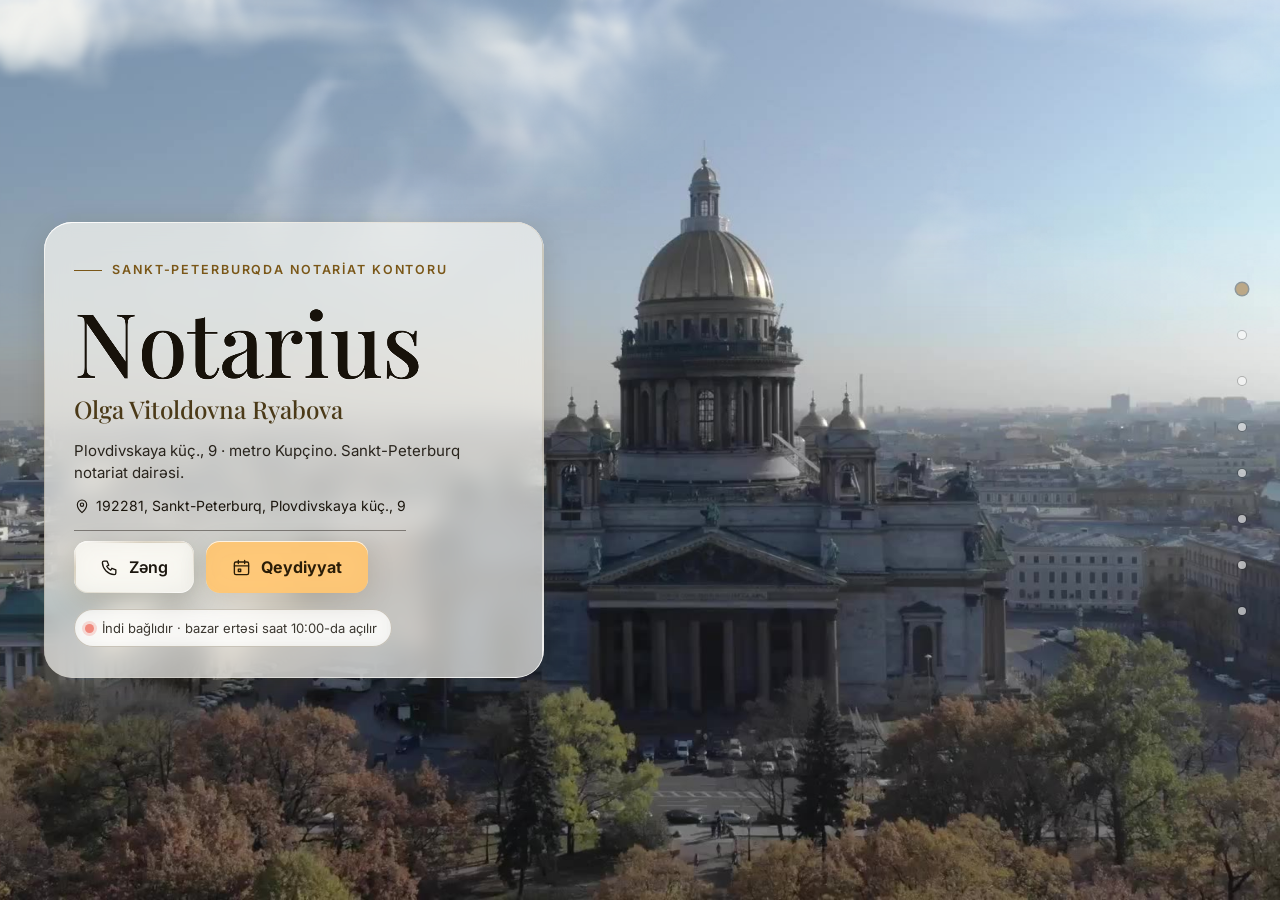
<file: az/index.html>
<!DOCTYPE html>
<html lang="az" data-theme="light">
<head>
<meta charset="utf-8">
<meta name="viewport" content="width=device-width, initial-scale=1, viewport-fit=cover">
<title>Notarius O. V. Ryabova — Plovdivskaya küç., 9, Sankt-Peterburq</title>
<meta name="description" content="Notarius O. V. Ryabova, Plovdivskaya küç., 9. Miras, etibarnamələr, daşınmaz əmlak əqdləri, MMC. Qeydiyyat: +7 (812) 708-19-17.">
<meta name="robots" content="noindex, nofollow, noarchive">
<meta name="geo.region" content="RU-SPE">
<meta name="geo.placename" content="Sankt-Peterburq">
<meta name="geo.position" content="59.8414922;30.3906568">
<meta name="ICBM" content="59.8414922, 30.3906568">
<link rel="canonical" href="https://kristall2002-art.github.io/etalon-b-ryabova/az/">
<link rel="alternate" hreflang="ru" href="https://kristall2002-art.github.io/etalon-b-ryabova/">
<link rel="alternate" hreflang="en" href="https://kristall2002-art.github.io/etalon-b-ryabova/en/">
<link rel="alternate" hreflang="uz" href="https://kristall2002-art.github.io/etalon-b-ryabova/uz/">
<link rel="alternate" hreflang="tg" href="https://kristall2002-art.github.io/etalon-b-ryabova/tg/">
<link rel="alternate" hreflang="ky" href="https://kristall2002-art.github.io/etalon-b-ryabova/kg/">
<link rel="alternate" hreflang="az" href="https://kristall2002-art.github.io/etalon-b-ryabova/az/">
<link rel="alternate" hreflang="zh" href="https://kristall2002-art.github.io/etalon-b-ryabova/zh/">
<link rel="alternate" hreflang="x-default" href="https://kristall2002-art.github.io/etalon-b-ryabova/">
<meta property="og:type" content="website">
<meta property="og:locale" content="az_AZ">
<meta property="og:site_name" content="Notarius Ryabova">
<meta property="og:title" content="Notarius O. V. Ryabova — Plovdivskaya küç., 9, Sankt-Peterburq">
<meta property="og:description" content="Notarius O. V. Ryabova, Plovdivskaya küç., 9. Miras, etibarnamələr, daşınmaz əmlak əqdləri, MMC. Qeydiyyat: +7 (812) 708-19-17.">
<meta property="og:url" content="https://kristall2002-art.github.io/etalon-b-ryabova/az/">
<meta property="og:image" content="https://kristall2002-art.github.io/etalon-b-ryabova/img/hero-poster.jpg">
<meta name="twitter:card" content="summary_large_image">
<meta name="twitter:title" content="Notarius O. V. Ryabova — Plovdivskaya küç., 9, Sankt-Peterburq">
<meta name="twitter:description" content="Notarius O. V. Ryabova, Plovdivskaya küç., 9. Miras, etibarnamələr, daşınmaz əmlak əqdləri, MMC. Qeydiyyat: +7 (812) 708-19-17.">
<meta name="twitter:image" content="https://kristall2002-art.github.io/etalon-b-ryabova/img/hero-poster.jpg">
<meta name="theme-color" content="#f8f8f8">
<link rel="icon" href="data:image/svg+xml,%3Csvg%20xmlns%3D%22http%3A//www.w3.org/2000/svg%22%20viewBox%3D%220%200%2064%2064%22%3E%3Crect%20width%3D%2264%22%20height%3D%2264%22%20rx%3D%2214%22%20fill%3D%22%23665230%22/%3E%3Ctext%20x%3D%2232%22%20y%3D%2248%22%20text-anchor%3D%22middle%22%20font-family%3D%22Georgia%2Cserif%22%20font-size%3D%2242%22%20fill%3D%22%23fff%22%3E%C2%A7%3C/text%3E%3C/svg%3E">
<script>document.documentElement.classList.add('js');try{var _i=parseInt(localStorage.getItem('nb_fs2'),10),_f=[1,1.15,1.3,1.5][_i];if(_f)document.documentElement.style.setProperty('--fs',_f)}catch(e){}</script>
<style id="hero-timing">:root{--hero-d:1.2s}</style>
<link rel="preload" as="image" href="../img/hero-poster.jpg" fetchpriority="high">
<!-- шрифты лежат внутри сайта: Google Fonts у российской аудитории режется -->
<style>
@font-face{font-family:'Inter';font-style:normal;font-weight:400;font-display:swap;src:url(../assets/fonts/inter-400-cyrillic-ext.woff2) format('woff2');unicode-range:U+0460-052F, U+1C80-1C8A, U+20B4, U+2DE0-2DFF, U+A640-A69F, U+FE2E-FE2F}
@font-face{font-family:'Inter';font-style:normal;font-weight:400;font-display:swap;src:url(../assets/fonts/inter-400-cyrillic.woff2) format('woff2');unicode-range:U+0301, U+0400-045F, U+0490-0491, U+04B0-04B1, U+2116}
@font-face{font-family:'Inter';font-style:normal;font-weight:400;font-display:swap;src:url(../assets/fonts/inter-400-latin-ext.woff2) format('woff2');unicode-range:U+0100-02BA, U+02BD-02C5, U+02C7-02CC, U+02CE-02D7, U+02DD-02FF, U+0304, U+0308, U+0329, U+1D00-1DBF, U+1E00-1E9F, U+1EF2-1EFF, U+2020, U+20A0-20AB, U+20AD-20C0, U+2113, U+2C60-2C7F, U+A720-A7FF}
@font-face{font-family:'Inter';font-style:normal;font-weight:400;font-display:swap;src:url(../assets/fonts/inter-400-latin.woff2) format('woff2');unicode-range:U+0000-00FF, U+0131, U+0152-0153, U+02BB-02BC, U+02C6, U+02DA, U+02DC, U+0304, U+0308, U+0329, U+2000-206F, U+20AC, U+2122, U+2191, U+2193, U+2212, U+2215, U+FEFF, U+FFFD}
@font-face{font-family:'Inter';font-style:normal;font-weight:500;font-display:swap;src:url(../assets/fonts/inter-500-cyrillic-ext.woff2) format('woff2');unicode-range:U+0460-052F, U+1C80-1C8A, U+20B4, U+2DE0-2DFF, U+A640-A69F, U+FE2E-FE2F}
@font-face{font-family:'Inter';font-style:normal;font-weight:500;font-display:swap;src:url(../assets/fonts/inter-500-cyrillic.woff2) format('woff2');unicode-range:U+0301, U+0400-045F, U+0490-0491, U+04B0-04B1, U+2116}
@font-face{font-family:'Inter';font-style:normal;font-weight:500;font-display:swap;src:url(../assets/fonts/inter-500-latin-ext.woff2) format('woff2');unicode-range:U+0100-02BA, U+02BD-02C5, U+02C7-02CC, U+02CE-02D7, U+02DD-02FF, U+0304, U+0308, U+0329, U+1D00-1DBF, U+1E00-1E9F, U+1EF2-1EFF, U+2020, U+20A0-20AB, U+20AD-20C0, U+2113, U+2C60-2C7F, U+A720-A7FF}
@font-face{font-family:'Inter';font-style:normal;font-weight:500;font-display:swap;src:url(../assets/fonts/inter-500-latin.woff2) format('woff2');unicode-range:U+0000-00FF, U+0131, U+0152-0153, U+02BB-02BC, U+02C6, U+02DA, U+02DC, U+0304, U+0308, U+0329, U+2000-206F, U+20AC, U+2122, U+2191, U+2193, U+2212, U+2215, U+FEFF, U+FFFD}
@font-face{font-family:'Inter';font-style:normal;font-weight:600;font-display:swap;src:url(../assets/fonts/inter-600-cyrillic-ext.woff2) format('woff2');unicode-range:U+0460-052F, U+1C80-1C8A, U+20B4, U+2DE0-2DFF, U+A640-A69F, U+FE2E-FE2F}
@font-face{font-family:'Inter';font-style:normal;font-weight:600;font-display:swap;src:url(../assets/fonts/inter-600-cyrillic.woff2) format('woff2');unicode-range:U+0301, U+0400-045F, U+0490-0491, U+04B0-04B1, U+2116}
@font-face{font-family:'Inter';font-style:normal;font-weight:600;font-display:swap;src:url(../assets/fonts/inter-600-latin-ext.woff2) format('woff2');unicode-range:U+0100-02BA, U+02BD-02C5, U+02C7-02CC, U+02CE-02D7, U+02DD-02FF, U+0304, U+0308, U+0329, U+1D00-1DBF, U+1E00-1E9F, U+1EF2-1EFF, U+2020, U+20A0-20AB, U+20AD-20C0, U+2113, U+2C60-2C7F, U+A720-A7FF}
@font-face{font-family:'Inter';font-style:normal;font-weight:600;font-display:swap;src:url(../assets/fonts/inter-600-latin.woff2) format('woff2');unicode-range:U+0000-00FF, U+0131, U+0152-0153, U+02BB-02BC, U+02C6, U+02DA, U+02DC, U+0304, U+0308, U+0329, U+2000-206F, U+20AC, U+2122, U+2191, U+2193, U+2212, U+2215, U+FEFF, U+FFFD}
@font-face{font-family:'Inter';font-style:normal;font-weight:700;font-display:swap;src:url(../assets/fonts/inter-700-cyrillic-ext.woff2) format('woff2');unicode-range:U+0460-052F, U+1C80-1C8A, U+20B4, U+2DE0-2DFF, U+A640-A69F, U+FE2E-FE2F}
@font-face{font-family:'Inter';font-style:normal;font-weight:700;font-display:swap;src:url(../assets/fonts/inter-700-cyrillic.woff2) format('woff2');unicode-range:U+0301, U+0400-045F, U+0490-0491, U+04B0-04B1, U+2116}
@font-face{font-family:'Inter';font-style:normal;font-weight:700;font-display:swap;src:url(../assets/fonts/inter-700-latin-ext.woff2) format('woff2');unicode-range:U+0100-02BA, U+02BD-02C5, U+02C7-02CC, U+02CE-02D7, U+02DD-02FF, U+0304, U+0308, U+0329, U+1D00-1DBF, U+1E00-1E9F, U+1EF2-1EFF, U+2020, U+20A0-20AB, U+20AD-20C0, U+2113, U+2C60-2C7F, U+A720-A7FF}
@font-face{font-family:'Inter';font-style:normal;font-weight:700;font-display:swap;src:url(../assets/fonts/inter-700-latin.woff2) format('woff2');unicode-range:U+0000-00FF, U+0131, U+0152-0153, U+02BB-02BC, U+02C6, U+02DA, U+02DC, U+0304, U+0308, U+0329, U+2000-206F, U+20AC, U+2122, U+2191, U+2193, U+2212, U+2215, U+FEFF, U+FFFD}
@font-face{font-family:'Playfair Display';font-style:normal;font-weight:500;font-display:swap;src:url(../assets/fonts/playfair-display-500-cyrillic.woff2) format('woff2');unicode-range:U+0301, U+0400-045F, U+0490-0491, U+04B0-04B1, U+2116}
@font-face{font-family:'Playfair Display';font-style:normal;font-weight:500;font-display:swap;src:url(../assets/fonts/playfair-display-500-latin-ext.woff2) format('woff2');unicode-range:U+0100-02BA, U+02BD-02C5, U+02C7-02CC, U+02CE-02D7, U+02DD-02FF, U+0304, U+0308, U+0329, U+1D00-1DBF, U+1E00-1E9F, U+1EF2-1EFF, U+2020, U+20A0-20AB, U+20AD-20C0, U+2113, U+2C60-2C7F, U+A720-A7FF}
@font-face{font-family:'Playfair Display';font-style:normal;font-weight:500;font-display:swap;src:url(../assets/fonts/playfair-display-500-latin.woff2) format('woff2');unicode-range:U+0000-00FF, U+0131, U+0152-0153, U+02BB-02BC, U+02C6, U+02DA, U+02DC, U+0304, U+0308, U+0329, U+2000-206F, U+20AC, U+2122, U+2191, U+2193, U+2212, U+2215, U+FEFF, U+FFFD}
@font-face{font-family:'Playfair Display';font-style:normal;font-weight:600;font-display:swap;src:url(../assets/fonts/playfair-display-600-cyrillic.woff2) format('woff2');unicode-range:U+0301, U+0400-045F, U+0490-0491, U+04B0-04B1, U+2116}
@font-face{font-family:'Playfair Display';font-style:normal;font-weight:600;font-display:swap;src:url(../assets/fonts/playfair-display-600-latin-ext.woff2) format('woff2');unicode-range:U+0100-02BA, U+02BD-02C5, U+02C7-02CC, U+02CE-02D7, U+02DD-02FF, U+0304, U+0308, U+0329, U+1D00-1DBF, U+1E00-1E9F, U+1EF2-1EFF, U+2020, U+20A0-20AB, U+20AD-20C0, U+2113, U+2C60-2C7F, U+A720-A7FF}
@font-face{font-family:'Playfair Display';font-style:normal;font-weight:600;font-display:swap;src:url(../assets/fonts/playfair-display-600-latin.woff2) format('woff2');unicode-range:U+0000-00FF, U+0131, U+0152-0153, U+02BB-02BC, U+02C6, U+02DA, U+02DC, U+0304, U+0308, U+0329, U+2000-206F, U+20AC, U+2122, U+2191, U+2193, U+2212, U+2215, U+FEFF, U+FFFD}
/* ===== Notary site — generator stylesheet (light warm base, dark theme by toggle) ===== */
:root{
  --p100:#665230; --p90:#97825e; --p80:#bba887; --p70:#c2b9a9; --p50:#dad5ce; --p40:#e0dedb;
  --p30:#eeece9; --p20:#f1f1f0; --p10:#f8f8f8; --n100:#0e0f11; --n90:#3c404b; --n10:#fff;

  --bg:var(--p10); --bg2:var(--p20); --bg3:var(--p30); --card:var(--n10); --text:var(--n100); --muted:var(--n90);
  --line:var(--p50); --line2:var(--p40); --accent:var(--p90); --accent-d:var(--p100); --accent-l:var(--p80); --accent-soft:var(--p30);
  --on-accent:#fff; --shadow:0 1px 10px rgba(51,51,51,.10); --shadow-lg:0 12px 40px rgba(30,24,10,.14);
  --hero-ov1:rgba(14,15,17,.72); --hero-ov2:rgba(14,15,17,.30); --sec-ov:rgba(248,248,248,.72);
  --ok:#2e8b57; --bad:#b4453b;
  /* те же цвета составляющими: rgba() понимают все браузеры, color-mix() — нет */
  --bg-rgb:248,248,248; --card-rgb:255,255,255; --accent-rgb:151,130,94; --ok-rgb:46,139,87;

  --zc:var(--fs); --fs:1; --vwu:calc(1vw / var(--fs)); --vhu:calc(1vh / var(--fs));   /* масштаб текста (А−/А+) и «честные» vw/vh под ним */
  --hdr-h:68px; --bar-h:70px; --vh:calc(100*var(--vhu)); --gap:24px; --radius:14px; --radius-s:10px;
  --font:"Inter",Tahoma,Arial,sans-serif; --serif:"Playfair Display",Georgia,"Times New Roman",serif;
  --ease:cubic-bezier(.65,.05,.36,1); --speed:520ms;
}
html[data-theme="dark"]{
  --bg:#17150f; --bg2:#1d1a13; --bg3:#252117; --card:#221e15; --text:#f1ebdf; --muted:#b9ae98;
  --line:#3a3325; --line2:#2f2a1e; --accent:#c9b17f; --accent-d:#e0cf9f; --accent-l:#8d7b58; --accent-soft:#2a251a;
  --on-accent:#17150f; --shadow:0 1px 12px rgba(0,0,0,.45); --shadow-lg:0 14px 40px rgba(0,0,0,.55);
  --hero-ov1:rgba(10,9,6,.80); --hero-ov2:rgba(10,9,6,.40); --sec-ov:rgba(16,15,12,.76);
  --bg-rgb:23,21,15; --card-rgb:34,30,21; --accent-rgb:201,177,127;
}

*,*::before,*::after{box-sizing:border-box}
/* А−/А+: весь сайт — шапка, плашки, меню, формы, окна — растёт пропорционально, как при увеличении масштаба в браузере */
html{-webkit-text-size-adjust:100%;scroll-behavior:auto;zoom:var(--fs,1)}
html,body{height:100%;margin:0;overflow:hidden;background:var(--bg);color:var(--text);
  font-family:var(--font);font-size:16px;line-height:1.55;-webkit-font-smoothing:antialiased}
body{overscroll-behavior:none;position:relative}
a{color:inherit;text-decoration:none}
img{display:block;max-width:100%}
button{font:inherit;color:inherit;background:none;border:0;padding:0;cursor:pointer}
input,select,textarea{font:inherit;color:inherit}
h1,h2,h3,h4,p{margin:0}
ul{margin:0;padding:0;list-style:none}
svg{display:block}
.ico{width:22px;height:22px;stroke:currentColor;fill:none;stroke-width:1.7;stroke-linecap:round;stroke-linejoin:round;flex:none}
.vh{position:absolute!important;width:1px;height:1px;overflow:hidden;clip:rect(0 0 0 0);white-space:nowrap}

/* ---------- typography helpers ---------- */
.kicker{display:inline-flex;align-items:center;gap:10px;font-size:13px;font-weight:600;letter-spacing:.14em;text-transform:uppercase;color:var(--accent)}
.kicker::before{content:"";width:28px;height:1px;background:var(--accent)}
.h2{font-size:clamp(26px,calc(3.2*var(--vwu,1vw)),40px);font-weight:600;letter-spacing:-.02em;line-height:1.12;margin-top:10px}
.lead{color:var(--muted);font-size:17px;max-width:640px;margin-top:12px}
.sec-head{margin-bottom:28px}
#contacts .sec-head{margin-bottom:18px}

/* ---------- buttons ---------- */
.btn{display:inline-flex;align-items:center;justify-content:center;gap:10px;min-height:48px;padding:0 22px;border-radius:999px;
  font-weight:600;font-size:15px;line-height:1;border:1.5px solid transparent;transition:background .25s,color .25s,border-color .25s,transform .2s,box-shadow .25s;white-space:nowrap}
.btn:active{transform:translateY(1px)}
.btn-primary{background:var(--accent-d);color:var(--on-accent);border-color:var(--accent-d)}
.btn-primary:hover{background:var(--accent);border-color:var(--accent);color:#fff}
html[data-theme="dark"] .btn-primary:hover{color:#17150f}
.btn-ghost{border-color:var(--line);color:var(--text);background:var(--card)}
.btn-ghost:hover{border-color:var(--accent);color:var(--accent-d)}
.btn-light{background:rgba(255,255,255,.14);color:#fff;border-color:rgba(255,255,255,.55);backdrop-filter:blur(6px)}
.btn-light:hover{background:#fff;color:var(--n100)}
.btn-white{background:#fff;color:var(--n100);border-color:#fff}
.btn-white:hover{background:var(--p30);border-color:var(--p30)}
.btn .ico{width:18px;height:18px}
.btn-sm{min-height:44px;padding:0 16px;font-size:14px}

/* ---------- header ---------- */
.hdr{position:fixed;top:0;left:0;right:0;height:var(--hdr-h);z-index:200;display:flex;align-items:center;
  zoom:calc(1 / var(--zc,1)); --vwu:1vw; --vhu:1vh;   /* А−/А+ шапку не трогают: она всегда как при 100 % (страница в zoom, шапка — встречный zoom) */
  background:rgba(var(--bg-rgb),.88);backdrop-filter:blur(12px);-webkit-backdrop-filter:blur(12px);
  border-bottom:1px solid var(--line2);transition:background .3s}
.hdr-in{width:100%;max-width:1280px;margin:0 auto;padding:0 28px;display:flex;align-items:center;gap:24px}
.brand{display:flex;align-items:center;gap:12px;min-width:0;min-height:44px}
.mono-img{object-fit:contain;background:#fff;padding:2px;box-sizing:border-box}
.mono{width:42px;height:42px;border-radius:12px;background:var(--accent-d);color:var(--on-accent);display:grid;place-items:center;
  font-family:var(--serif);font-size:20px;font-weight:600;flex:none;letter-spacing:.02em}
.brand-t{display:flex;flex-direction:column;line-height:1.15;min-width:0}
.brand-n{font-weight:600;font-size:15px;white-space:nowrap;overflow:hidden;text-overflow:ellipsis}
.brand-s{font-size:13px;color:var(--muted);white-space:nowrap;overflow:hidden;text-overflow:ellipsis}
.nav{display:flex;align-items:center;gap:4px;margin-left:auto}
.nav > li{position:relative}
.nav-a{display:inline-flex;align-items:center;gap:6px;min-height:44px;padding:10px 12px;border-radius:8px;font-size:14px;font-weight:500;color:var(--text);opacity:.8;transition:opacity .2s,background .2s}
.nav-a:hover,.nav-a.cur,.nav > li.open > .nav-a{opacity:1;background:var(--bg3)}
.nav-a .chev{width:14px;height:14px;transition:transform .25s}
.nav > li.open > .nav-a .chev{transform:rotate(180deg)}
.hdr-tools{display:flex;align-items:center;gap:6px;margin-left:8px}
.tool{width:44px;height:44px;border-radius:10px;display:grid;place-items:center;color:var(--text);opacity:.8;transition:background .2s,opacity .2s}
.tool:hover{background:var(--bg3);opacity:1}
.tool .ico{width:20px;height:20px}
.tool-lang{width:auto;padding:0 10px;gap:6px;font-size:13px;font-weight:600;letter-spacing:.04em;display:flex;align-items:center}
.lang-wrap{position:relative}
.lang-dd{position:absolute;right:0;top:calc(100% + 8px);background:var(--card);border:1px solid var(--line);border-radius:12px;box-shadow:var(--shadow-lg);
  padding:6px;min-width:190px;display:none;z-index:210}
.lang-wrap.open .lang-dd{display:block}
.lang-dd button,.lang-dd a{display:flex;width:100%;align-items:center;gap:10px;min-height:44px;padding:9px 12px;border-radius:8px;font-size:14px;text-align:left}
.lang-dd button:hover,.lang-dd a:hover{background:var(--bg3)}
.lang-dd button.cur,.lang-dd a.cur{color:var(--accent-d);font-weight:600}
.lang-dd b{font-size:13px;letter-spacing:.08em;width:26px;color:var(--muted)}
.hdr-book{margin-left:4px}
.burger{display:none}
.moon,.sun{display:none}
html[data-theme="dark"] .sun{display:block}
html:not([data-theme="dark"]) .moon{display:block}

/* mega menu */
.mega{position:absolute;left:50%;top:calc(100% + 10px);transform:translateX(-50%);width:min(980px,calc(calc(100*var(--vwu,1vw)) - 40px));
  background:var(--card);border:1px solid var(--line);border-radius:16px;box-shadow:var(--shadow-lg);padding:20px;display:none;z-index:210}
.nav > li.open > .mega{display:block}
.mega-head{display:flex;justify-content:space-between;align-items:baseline;gap:16px;padding:0 6px 14px;border-bottom:1px solid var(--line2);margin-bottom:12px}
.mega-head b{font-size:14px}
.mega-head span{font-size:13px;color:var(--muted)}
.mega-grid{display:grid;grid-template-columns:repeat(2,1fr);gap:4px}
.mega-it{display:flex;gap:12px;align-items:flex-start;padding:10px 12px;border-radius:10px;text-align:left;width:100%;transition:background .2s}
.mega-it:hover{background:var(--bg3)}
.mega-it .cic{width:38px;height:38px;border-radius:10px;background:var(--accent-soft);color:var(--accent-d);display:grid;place-items:center;flex:none}
.mega-it .cic .ico{width:20px;height:20px}
.mega-it b{display:block;font-size:14px;font-weight:600}
.mega-it small{display:block;font-size:13px;color:var(--muted);line-height:1.35;margin-top:2px}
.mega-it em{font-style:normal;font-size:13px;color:var(--accent);margin-top:3px;display:block}

/* mobile menu */
.mmenu{position:fixed;top:calc(var(--hdr-h) / var(--zc,1));left:0;right:0;bottom:var(--bar-h);z-index:190;background:var(--bg);overflow-y:auto;padding:14px 18px 30px;display:none}
.mmenu.open{display:block}
.mmenu a,.mmenu .macc > button{display:flex;align-items:center;justify-content:space-between;width:100%;padding:14px 6px;border-bottom:1px solid var(--line2);font-size:17px;font-weight:500;text-align:left}
.mmenu .macc > button .chev{width:18px;height:18px;transition:transform .25s}
.mmenu .macc.open > button .chev{transform:rotate(180deg)}
.mmenu .macc-list{display:none;padding:4px 0 8px}
.mmenu .macc.open .macc-list{display:block}
.mmenu .macc-list button{display:flex;align-items:center;gap:12px;width:100%;padding:11px 8px;border-radius:10px;text-align:left;font-size:15px}
.mmenu .macc-list button:hover{background:var(--bg3)}
.mmenu .macc-list .cic{width:32px;height:32px;border-radius:8px;background:var(--accent-soft);color:var(--accent-d);display:grid;place-items:center;flex:none}
.mmenu .macc-list .cic .ico{width:17px;height:17px}
.mmenu-foot{display:flex;flex-wrap:wrap;gap:8px;margin-top:18px}
.mmenu-foot .btn{flex:1}

/* ---------- full-page scroller ---------- */
.fp{position:relative;width:100%;height:var(--vh);overflow:hidden}
.fp-track{will-change:transform;transition:transform var(--speed) var(--ease)}
.fp-track.no-anim{transition:none}
.sec{position:relative;height:var(--vh);width:100%;overflow:hidden}
.sec-scroll{height:100%;overflow-y:auto;overflow-x:hidden;display:flex;flex-direction:column;
  padding:calc(var(--hdr-h) / var(--zc,1) + 20px) 28px calc(var(--bar-h) + 96px);-webkit-overflow-scrolling:touch;scrollbar-width:thin;scrollbar-color:var(--line) transparent}
.wrap{margin:auto;width:100%;max-width:1180px}
.sec-alt{background:var(--bg2)}

/* reveal animation */
.rv{opacity:0;transform:translateY(18px);transition:opacity .7s ease,transform .7s ease;transition-delay:calc(var(--i,0) * 90ms)}
.sec.active .rv{opacity:1;transform:none}

/* side dots */
.dots{position:fixed;right:16px;top:50%;transform:translateY(-50%);z-index:150;display:flex;flex-direction:column;gap:2px}
.dots button{position:relative;width:44px;height:44px;display:grid;place-items:center}
.dots button::after{content:"";width:8px;height:8px;border-radius:50%;background:var(--muted);opacity:.45;transition:transform .25s,opacity .25s,background .25s}
.dots button:hover::after{opacity:.9}
.dots button.cur::after{background:var(--accent);opacity:1;transform:scale(1.5)}
.dots button span{position:absolute;right:32px;top:50%;transform:translateY(-50%) translateX(6px);background:var(--n100);color:#fff;font-size:13px;
  padding:5px 10px;border-radius:6px;white-space:nowrap;opacity:0;pointer-events:none;transition:opacity .2s,transform .2s}
.dots button:hover span{opacity:1;transform:translateY(-50%)}
.sec-hero ~ .dots{color:#fff}
body[data-sec="0"] .dots button::after{background:#fff}
body[data-sec="0"] .dots button.cur::after{background:var(--p80)}

.sec:not(.sec-hero) .sec-scroll{position:relative;z-index:1}

.status{display:inline-flex;align-items:center;gap:8px;padding:8px 14px 8px 10px;border-radius:999px;background:rgba(255,255,255,.12);border:1px solid rgba(255,255,255,.28);font-size:13px;backdrop-filter:blur(6px)}
.status i{width:9px;height:9px;border-radius:50%;background:#7bd389;box-shadow:0 0 0 3px rgba(123,211,137,.28)}
.status.closed i{background:#f08a7e;box-shadow:0 0 0 3px rgba(240,138,126,.28)}
.status.soon i{background:#f0c674;box-shadow:0 0 0 3px rgba(240,198,116,.28)}
.status span{opacity:.85}
.addr-link{display:inline-flex;align-items:center;gap:6px;border-bottom:1px solid currentColor;padding:13px 0 14px;margin:-13px 0 -14px;transition:color .2s}
.addr-link:hover{color:var(--accent)}
.addr-link .ico{width:16px;height:16px}

/* ---------- services ---------- */
.svc-grid{display:grid;grid-template-columns:repeat(5,1fr);gap:14px}
.svc{display:flex;flex-direction:column;align-items:flex-start;gap:10px;padding:18px 16px 16px;border-radius:var(--radius);background:var(--card);border:1px solid var(--line2);
  text-align:left;min-height:170px;transition:transform .25s,box-shadow .25s,border-color .25s;position:relative}
.svc:hover{transform:translateY(-3px);box-shadow:var(--shadow-lg);border-color:var(--accent-l)}
.svc .cic{width:44px;height:44px;border-radius:12px;background:var(--accent-soft);color:var(--accent-d);display:grid;place-items:center}
.svc b{font-size:15px;font-weight:600;line-height:1.3}
.svc small{font-size:13px;color:var(--muted);line-height:1.35}
.svc em{font-style:normal;font-size:13px;color:var(--accent);margin-top:auto;padding-top:6px;display:inline-flex;align-items:center;gap:4px}
.svc em .ico{width:12px;height:12px}

/* ---------- about ---------- */
.about{display:grid;grid-template-columns:1.15fr .85fr;gap:48px;align-items:start}
.about-txt p{color:var(--muted);margin-top:14px;font-size:16px}
.about-txt p:first-of-type{color:var(--text)}
.quote{margin-top:22px;padding:16px 20px;border-left:3px solid var(--accent);background:var(--card);border-radius:0 12px 12px 0;font-family:var(--serif);font-size:18px;line-height:1.45;color:var(--text)}
.creds{display:grid;gap:10px}
.cred{display:flex;gap:14px;align-items:center;padding:14px 16px;border-radius:12px;background:var(--card);border:1px solid var(--line2)}
.cred .cic{width:40px;height:40px;border-radius:10px;background:var(--accent-soft);color:var(--accent-d);display:grid;place-items:center;flex:none}
.cred .cic .ico{width:20px;height:20px}
.cred small{display:block;font-size:13px;color:var(--muted);text-transform:uppercase;letter-spacing:.06em}
.cred b{display:block;font-size:15px;font-weight:600;line-height:1.3}
.chips{display:flex;flex-wrap:wrap;gap:8px;margin-top:16px}
.chips li{padding:8px 14px;border-radius:999px;border:1px solid var(--accent-l);color:var(--accent-d);font-size:13.5px;font-weight:500;background:var(--card)}
.strong-lbl{margin-top:22px;font-size:13px;text-transform:uppercase;letter-spacing:.1em;color:var(--muted)}

/* ---------- how ---------- */
.steps{display:grid;grid-template-columns:repeat(5,1fr);gap:16px;position:relative;margin-top:14px}
.steps::before{content:"";position:absolute;left:8%;right:8%;top:30px;height:1px;background:var(--line)}
.step{position:relative;padding:0 8px}
.step-n{width:60px;height:60px;border-radius:50%;background:var(--card);border:1.5px solid var(--accent-l);color:var(--accent-d);display:grid;place-items:center;
  font-family:var(--serif);font-size:24px;font-weight:600;position:relative;z-index:1;transition:background .4s,color .4s}
.sec.active .step-n{animation:pop .6s var(--ease) both;animation-delay:calc(var(--i) * 140ms + 150ms)}
@keyframes pop{0%{transform:scale(.6);opacity:0}60%{transform:scale(1.08);opacity:1}100%{transform:scale(1)}}
.step b{display:block;margin-top:16px;font-size:17px;font-weight:600}
.step p{color:var(--muted);font-size:14.5px;margin-top:6px}

/* ---------- reviews ---------- */
.reviews{display:grid;grid-template-columns:300px 1fr;gap:28px;align-items:start}
.rsum{background:var(--card);border:1px solid var(--line2);border-radius:var(--radius);padding:26px 24px;text-align:center}
.rsum .big{font-family:var(--serif);font-size:64px;line-height:1;font-weight:500;color:var(--accent-d)}
.stars{display:inline-flex;gap:3px;--fill:100%}
.stars svg{width:20px;height:20px}
.stars .st{fill:var(--line);stroke:none}
.stars .st.on{fill:#e7b73b}
.stars .st.half{fill:url(#halfgrad)}
.rsum .stars{margin-top:8px}
.rsum p{color:var(--muted);font-size:13.5px;margin-top:10px;line-height:1.4}
.rsum .btn{margin-top:16px;width:100%}
.rsum .gis{display:block;margin:10px 0 -14px;padding:14px 0;font-size:13px;color:var(--accent-d);text-decoration:underline;text-underline-offset:3px}
.rgrid{display:grid;grid-template-columns:repeat(2,1fr);gap:14px}
.rev{background:var(--card);border:1px solid var(--line2);border-radius:var(--radius);padding:20px;display:flex;flex-direction:column;gap:10px}
.rev .stars svg{width:15px;height:15px}
.rev p{font-size:14.5px;line-height:1.5;flex:1}
.rev p::before{content:"“";font-family:var(--serif);color:var(--accent);font-size:22px;line-height:0;margin-right:4px;vertical-align:-6px}
.rev-meta{display:flex;flex-wrap:wrap;justify-content:space-between;gap:4px 10px;align-items:baseline;font-size:13px;color:var(--muted)}
.rev-meta b{color:var(--text);font-weight:600}
.rev-src{display:inline-flex;align-items:center;gap:5px;white-space:nowrap;margin-left:auto}
.rev-src i{width:6px;height:6px;border-radius:50%;background:var(--accent)}
.rev-sample{color:var(--muted);font-style:italic;opacity:.85}
.rev-real{color:var(--accent-d);font-weight:600}
.rev-real i{background:var(--ok)}
.rev-is-real{border-color:var(--accent-l)}
.demo-note{margin-top:14px;max-width:760px;font-size:13.5px;line-height:1.45;color:var(--muted);background:var(--accent-soft);
  border-left:3px solid var(--accent);border-radius:0 8px 8px 0;padding:8px 12px}
.rnote{margin-top:14px;font-size:13px;color:var(--muted)}

/* ---------- faq ---------- */
.faq{display:grid;grid-template-columns:1fr 1fr;gap:0 32px;align-items:start}
.faq-col{display:flex;flex-direction:column}
.fq{border-bottom:1px solid var(--line)}
.fq > button{display:flex;width:100%;align-items:center;justify-content:space-between;gap:16px;min-height:44px;padding:16px 4px;text-align:left;font-weight:600;font-size:15.5px;line-height:1.35}
.fq > button .pl{width:26px;height:26px;border-radius:50%;border:1px solid var(--line);display:grid;place-items:center;flex:none;color:var(--accent-d);transition:transform .3s,background .3s}
.fq > button .pl .ico{width:14px;height:14px}
.fq.open > button .pl{transform:rotate(45deg);background:var(--accent-soft)}
.fq-a{display:grid;grid-template-rows:0fr;transition:grid-template-rows .35s var(--ease)}
.fq.open .fq-a{grid-template-rows:1fr}
.fq-a > div{overflow:hidden}
.fq-a p{color:var(--muted);font-size:14.5px;padding:0 4px 16px;line-height:1.55}
.fq-a .faq-note{font-size:13px;color:var(--accent-d);padding-bottom:6px}
.fq-a .faq-note:empty{display:none}

/* ---------- contacts ---------- */
.contacts{display:grid;grid-template-columns:1fr 1.05fr 1fr;gap:18px;align-items:stretch}
.contacts .cbox{padding:16px 18px}
.cbox{background:var(--card);border:1px solid var(--line2);border-radius:var(--radius);padding:20px}
.cl{display:grid;gap:12px}
.cl li{display:flex;gap:12px;align-items:flex-start}
.cl .cic{width:36px;height:36px;border-radius:10px;background:var(--accent-soft);color:var(--accent-d);display:grid;place-items:center;flex:none}
.cl .cic .ico{width:18px;height:18px}
.cl small{display:block;font-size:13px;color:var(--muted);text-transform:uppercase;letter-spacing:.06em}
.cl b{display:block;font-weight:500;font-size:15px;line-height:1.4}
.cl a.tel,.cl a.mail{display:block;padding:14px 0;margin:-14px 0}
.cl a.tel:hover,.cl a.mail:hover{color:var(--accent-d)}
.hours-link{display:inline-block;font-size:13px;color:var(--accent-d);text-decoration:underline;text-underline-offset:3px;padding:14px 0;margin:-14px 0}
.cl .msgs{display:flex;gap:8px;margin-top:4px;flex-wrap:wrap}
.cl .msgs a{display:inline-flex;align-items:center;gap:6px;padding:6px 10px;border-radius:8px;border:1px solid var(--line);font-size:13px;min-height:44px}
.cl .msgs a .ico{width:16px;height:16px}
.mapbox{display:flex;flex-direction:column;gap:12px;padding:12px}
.map{flex:1;min-height:280px;border-radius:10px;overflow:hidden;border:1px solid var(--line);background:var(--bg3);position:relative}
.map iframe{width:100%;height:100%;border:0;position:absolute;inset:0}
.map-actions{display:flex;gap:8px;flex-wrap:wrap}
.map-actions .btn{flex:1;min-height:44px;font-size:14px;padding:0 12px}

/* form */
.form h3{font-size:19px;font-weight:600}
.form .fdesc{color:var(--muted);font-size:13.5px;margin-top:6px}
.fg{display:grid;gap:8px;margin-top:12px}
.f2{display:grid;grid-template-columns:1fr 1fr;gap:10px}
.fld{display:flex;flex-direction:column;gap:4px}
.fld label{font-size:13px;color:var(--muted);font-weight:500}
.fld input,.fld select,.fld textarea{width:100%;background:var(--bg);border:1px solid var(--line);border-radius:10px;padding:8px 12px;font-size:14px;transition:border-color .2s,box-shadow .2s;min-height:44px}
.fld textarea{min-height:48px;resize:vertical}
.fld input:focus,.fld select:focus,.fld textarea:focus{outline:0;border-color:var(--accent);box-shadow:0 0 0 3px rgba(var(--accent-rgb),.22)}
.fld.err input,.fld.err select{border-color:var(--bad)}
.ferr{font-size:13px;color:var(--bad);display:none}
.fld.err .ferr{display:block}
.fnote{font-size:13px;color:var(--muted);margin-top:8px;line-height:1.4}
.fok{display:none;margin-top:10px;padding:10px 12px;border-radius:10px;background:rgba(var(--ok-rgb),.12);color:var(--ok);font-size:13.5px}
.fok.show{display:block}

.foot{margin-top:18px;padding-top:12px;padding-left:250px;flex-wrap:nowrap;align-items:flex-start;border-top:1px solid var(--line2);display:flex;justify-content:space-between;gap:16px;flex-wrap:wrap;font-size:13px;color:var(--muted)}
.foot p{max-width:none}
.foot .fl{white-space:nowrap;flex:none}
.foot .fl a{margin-left:14px;padding:14px 0;margin-top:-14px;margin-bottom:-14px;display:inline-block;min-width:44px;text-align:center;text-decoration:underline;text-underline-offset:3px}

/* ---------- bottom bar ---------- */
.bar{position:fixed;inset:auto 0 0;z-index:300;background:var(--card);box-shadow:0 -1px 10px rgba(51,51,51,.1);border-top:1px solid var(--line2);
  padding:6px 0;padding-bottom:calc(6px + env(safe-area-inset-bottom,0px))}
.bar-in{display:flex;justify-content:space-around;align-items:center;max-width:1080px;margin:0 auto}
.bi{display:flex;flex-direction:column;align-items:center;gap:5px;padding:8px 24px;border-radius:10px;font-size:13.5px;line-height:1;color:var(--text);opacity:.65;
  transition:opacity .3s,background .3s,color .3s;flex:1;max-width:190px;min-width:0}
.bi span{white-space:nowrap;max-width:100%;overflow:hidden;text-overflow:ellipsis}
.bi .ico{width:24px;height:24px}
.bi:hover{opacity:1;background:var(--bg3)}
.bi.cur{opacity:1;color:var(--accent-d)}


/* ---------- modals ---------- */
.modal{position:fixed;inset:0;z-index:400;background:rgba(14,15,17,.62);display:none;align-items:center;justify-content:center;padding:20px}
.modal.open{display:flex}
.mbox{background:var(--card);color:var(--text);border-radius:18px;width:100%;max-width:560px;max-height:min(calc(86*var(--vhu,1vh)),860px);overflow:auto;padding:26px 26px 22px;position:relative;box-shadow:var(--shadow-lg);
  animation:mup .3s var(--ease)}
@keyframes mup{from{opacity:0;transform:translateY(16px) scale(.98)}to{opacity:1;transform:none}}
.mbox-lg{max-width:760px}
.mclose{position:absolute;top:12px;right:12px;width:44px;height:44px;border-radius:50%;display:grid;place-items:center;color:var(--muted)}
.mclose:hover{background:var(--bg3);color:var(--text)}
.mbox h3{font-size:22px;font-weight:600;padding-right:36px}
.mbox .msub{color:var(--muted);font-size:14px;margin-top:4px}
.hours-t{width:100%;border-collapse:collapse;margin-top:16px;font-size:15px}
.hours-t td{padding:9px 6px;border-bottom:1px solid var(--line2)}
.hours-t td:last-child{text-align:right;font-weight:500;white-space:nowrap}
.hours-t tr.today td{color:var(--accent-d);font-weight:600}
.hours-t tr.today td:first-child::after{content:" · " attr(data-today);font-weight:400;font-size:13px;color:var(--muted)}
.hours-t tr.off td:last-child{color:var(--muted);font-weight:400}
.mnote{margin-top:14px;padding:12px 14px;border-radius:10px;background:var(--bg2);font-size:13.5px;color:var(--muted)}
.mnote b{display:block;color:var(--text);margin-bottom:3px;font-size:13px}
.mcontacts{display:flex;flex-wrap:wrap;gap:8px;margin-top:14px}
.mcontacts a{display:inline-flex;align-items:center;gap:7px;min-height:44px;padding:9px 13px;border-radius:10px;border:1px solid var(--line);font-size:13.5px}
.mcontacts a .ico{width:16px;height:16px}
.mcontacts a:hover{border-color:var(--accent)}
/* способы записи: позвонить, написать на почту, заказать обратный звонок */
.bk-opts{display:grid;gap:10px;margin-top:14px}
.bk-opt{display:flex;align-items:center;gap:14px;min-height:60px;padding:10px 16px;border-radius:14px;border:1px solid var(--line);background:var(--bg3);color:var(--text);font-size:16px;font-weight:600;text-align:left;text-decoration:none;transition:border-color .2s,background .2s}
.bk-opt:hover{border-color:var(--accent);background:var(--accent-soft)}
.bk-opt .ico{width:24px;height:24px;color:var(--accent-d);flex:none}
.bk-opt small{display:block;font-weight:400;font-size:13px;color:var(--muted);margin-top:1px}
.mbox-book{max-width:440px}
/* оплата значками, подпись у общего телефона */
.pay-pills{display:flex;flex-wrap:wrap;gap:6px;margin-top:5px}
.pay-pill{display:inline-flex;align-items:center;gap:6px;padding:4px 11px 4px 9px;border-radius:999px;border:1px solid var(--line);background:var(--bg3);font-size:13px;font-weight:600;line-height:1.3;white-space:nowrap}
.pay-pill .ico{width:15px;height:15px;color:var(--accent-d)}
.pay-pill.pay-logo{background:#fff;border-color:rgba(0,0,0,.12);padding:3px 11px;min-height:28px}
.pay-pill.pay-logo img{display:block;height:17px;width:auto}
.pay-pill.pay-logo img[src$="sbp.svg"]{height:20px}
/* имя нотариуса в шапке целиком: сверху мелко «Нотариус», ниже «Olga Vitoldovna Ryabova»; без обрезки и многоточий */
.brand-t{display:flex;flex-direction:column;justify-content:center;gap:2px;line-height:1.1;min-width:0}
.brand-s{display:block;font-size:10.5px;font-weight:600;letter-spacing:.16em;text-transform:uppercase;color:var(--muted);white-space:nowrap;overflow:visible;text-overflow:clip}
.brand-n{font-size:16px;font-weight:600;white-space:nowrap;overflow:visible;text-overflow:clip}
.nav-a{white-space:nowrap}
#navServices{position:static}
.mega{max-height:calc(calc(100*var(--vhu,1vh)) - var(--hdr-h) - 24px);overflow-y:auto;top:calc(100% + 6px);width:min(980px,calc(calc(100*var(--vwu,1vw)) - 32px))}
@media screen and (max-width:760px){.mega-grid{grid-template-columns:1fr}}
@media screen and (max-width:479px){.brand-t{display:flex}.brand-s{font-size:9px;letter-spacing:.14em}.brand-n{font-size:12.5px;white-space:normal;line-height:1.12}}
.bk-inline{grid-template-columns:repeat(3,1fr);gap:8px}
.bk-inline .bk-opt{flex-direction:column;justify-content:center;gap:5px;min-height:76px;padding:9px 6px;font-size:13.5px;text-align:center;line-height:1.2}
.bk-inline .bk-opt .ico{width:22px;height:22px}
.bk-inline .bk-opt small{display:none}
/* services modal */
.svc-list{margin-top:16px;display:grid;grid-template-columns:1fr 1fr;gap:6px}
.svc-list button{display:flex;gap:10px;align-items:center;width:100%;min-height:44px;text-align:left;padding:10px 12px;border-radius:10px;font-size:14px;line-height:1.35;border:1px solid var(--line2);background:var(--bg)}
.svc-list button:hover{border-color:var(--accent);background:var(--accent-soft)}
.svc-list button .ico{width:16px;height:16px;color:var(--accent);margin-top:2px}
.mhint{font-size:13px;color:var(--muted);margin-top:12px}
.mhead{display:flex;gap:14px;align-items:center;padding-right:36px}
.mhead .cic{width:48px;height:48px;border-radius:12px;background:var(--accent-soft);color:var(--accent-d);display:grid;place-items:center;flex:none}

/* ---------- responsive ---------- */
@media (max-width:1200px){
  .svc-grid{grid-template-columns:repeat(5,1fr)}
  .svc{min-height:160px;padding:14px}
  .svc small{display:none}
}
@media screen and (max-width:991px){
  :root{--hdr-h:62px}
  .nav,.hdr-book{display:none}
  .burger{display:grid}
  .hdr-in{padding:0 18px;gap:12px}
}
@media (max-width:991px){
  :root{--bar-h:64px}
  .sec-scroll{padding:calc(var(--hdr-h) / var(--zc,1) + 16px) 22px calc(var(--bar-h) + 96px)}
  .dots{right:8px;gap:8px}
  .dots button span{display:none}
  .svc-grid{grid-template-columns:repeat(3,1fr);gap:10px}
  .svc{min-height:0}
  .about{grid-template-columns:1fr;gap:22px}
  .steps{grid-template-columns:repeat(5,1fr);gap:10px}
  .step-n{width:48px;height:48px;font-size:20px}
  .step b{font-size:15px}.step p{font-size:13px}
  .reviews{grid-template-columns:1fr;gap:16px}
  .rsum{display:flex;align-items:center;gap:18px;text-align:left;padding:16px 18px}
  .rsum .big{font-size:44px}.rsum .stars{margin:0}.rsum p{margin:0;flex:1}.rsum .btn{margin:0;width:auto}.rsum .gis{display:none}
  .faq{grid-template-columns:1fr;gap:0}
  .contacts{grid-template-columns:1fr 1fr}
  .foot{padding-left:0}
  .contacts .form{grid-column:1 / -1}
  .map{min-height:240px}
  .bi{padding:10px 12px;font-size:13px}
}
@media (max-width:767px){
  :root{--bar-h:62px}
  .h2{font-size:26px}
  .lead{font-size:15px}
  .sec-head{margin-bottom:18px}
  .sec-scroll{padding-left:16px;padding-right:16px}
  .svc-grid{grid-template-columns:repeat(2,1fr);gap:10px}
  .svc{padding:12px;gap:8px}
  .svc .cic{width:36px;height:36px}
  .svc b{font-size:13.5px}
  .svc em{display:none}
  .steps{grid-template-columns:1fr;gap:12px}
  .steps::before{left:24px;right:auto;top:10px;bottom:10px;height:auto;width:1px}
  .step{display:grid;grid-template-columns:48px 1fr;gap:14px;align-items:start;padding:0}
  .step-n{grid-row:1 / span 2}
  .step b{margin-top:10px;grid-column:2}
  .step p{grid-column:2;margin-top:2px}
  .rgrid{display:flex;overflow-x:auto;gap:12px;scroll-snap-type:x mandatory;padding-bottom:8px;margin:0 -16px;padding-left:16px;padding-right:16px;scrollbar-width:none}
  .rgrid::-webkit-scrollbar{display:none}
  .rev{flex:0 0 82%;scroll-snap-align:start}
  .rsum{flex-wrap:wrap;gap:12px}
  .rsum p{flex-basis:100%}
  .contacts{grid-template-columns:1fr;gap:14px}
  .contacts .form{grid-column:auto}
  .cbox{padding:16px}
  .map{min-height:220px}
  .f2{grid-template-columns:1fr}
  .foot{flex-direction:column;gap:8px;padding-left:0}
  .bi{padding:8px 4px;font-size:13px;gap:4px}
  .bi .ico{width:22px;height:22px}
  .sec-scroll{padding-bottom:calc(var(--bar-h) + 66px)}
  .mmenu{padding-bottom:80px}
  .demo-note{font-size:13px;padding:7px 10px}
  .mbox{padding:22px 18px 18px;border-radius:16px}
  .svc-list{grid-template-columns:1fr}
  .dots{right:6px;gap:0}
  .dots button{width:44px;height:44px}
  .dots button::after{width:6px;height:6px}
}
@media screen and (max-width:479px){
  :root{--hdr-h:58px}
  .mono{width:36px;height:36px;font-size:17px;border-radius:10px}
  .brand-n{font-size:14px}
  /* тапы в шапке доведены до 44px (см. .tool ниже) — на самой узкой ширине
     текстовому названию рядом с логотипом уже не хватает места без обрезки,
     поэтому в шапке оставляем только логотип-ссылку */
  .tool{width:44px;height:44px}
  .tool-lang{padding:0 8px;width:auto}
  .tool-lang .ico{display:none}
}
@media (max-width:479px){
  :root{--bar-h:60px}
  .svc{padding:11px 10px}
  .svc b{font-size:13px}
  .bi{padding:6px 2px;font-size:13px;gap:4px;width:100%;max-width:none;letter-spacing:-.01em}
  .bi .ico{width:20px;height:20px}
  .bar{padding:5px 0}
  .cl b{font-size:14px}
}
@media (max-height:640px) and (min-width:768px){
  .svc{min-height:0}
}
@media (prefers-reduced-motion:reduce){
  .fp-track{transition-duration:0s}
  .rv{transition:none;opacity:1;transform:none}
}


/* пометка «демонстрационный проект» в подвале */
.foot-demo{margin-top:.5em;font-size:13px;line-height:1.45;opacity:.62}
.foot-demo a{padding:14px 0;margin:-14px 0;display:inline-block;min-width:44px;text-decoration:underline}

/* --- материалы конторы (перенесённый контент клиента) --- */
.info-links{display:flex;flex-wrap:wrap;gap:10px;justify-content:center;margin-top:26px}
.info-links .ilink{display:inline-flex;align-items:center;gap:8px;min-height:44px;padding:9px 16px;border-radius:999px;border:1px solid var(--line);background:var(--card);color:var(--text);font:inherit;font-size:14px;cursor:pointer;transition:background .2s,border-color .2s}
.info-links .ilink:hover{border-color:var(--accent-d);background:var(--bg-alt)}
.info-tabs{display:flex;flex-wrap:wrap;gap:8px;margin:14px 0 4px}
.info-tabs button{min-height:44px;padding:7px 13px;border-radius:999px;border:1px solid var(--line);background:transparent;color:var(--text);font:inherit;font-size:13px;cursor:pointer}
.info-tabs button[aria-selected="true"]{background:var(--accent-d);border-color:var(--accent-d);color:#fff}
.info-body{max-height:min(calc(56*var(--vhu,1vh)),520px);overflow:auto;margin-top:10px;padding-right:4px}
.info-note{font-size:13px;opacity:.7;margin:6px 0 10px}
.info-i{border-bottom:1px solid var(--line)}
.info-i > button{width:100%;display:flex;justify-content:space-between;align-items:center;gap:12px;padding:13px 2px;background:none;border:0;color:inherit;font:inherit;font-weight:600;text-align:left;cursor:pointer}
.info-i > button .pl{width:26px;height:26px;border-radius:50%;border:1px solid var(--line);display:grid;place-items:center;flex:none;color:var(--accent-d);transition:transform .3s,background .3s}
.info-i > button .pl .ico{width:14px;height:14px}
.info-i.open > button .pl{transform:rotate(45deg);background:var(--accent-soft)}
.info-i > div{display:none;padding:0 2px 14px;font-size:15px;line-height:1.62}
.info-i.open > div{display:block}
.info-i p{margin:0 0 10px}
.info-i h4{margin:14px 0 6px;font-size:15px}
.info-i ul{margin:0 0 10px;padding-left:20px}
.info-i li{margin:0 0 5px}
.info-i table{width:100%;border-collapse:collapse;margin:0 0 12px;font-size:14px}
.info-i th,.info-i td{border:1px solid var(--line);padding:7px 9px;text-align:left;vertical-align:top}
.info-f{display:inline-flex;align-items:center;gap:7px;margin:0 8px 8px 0;min-height:44px;padding:7px 12px;border:1px solid var(--line);border-radius:8px;font-size:13px;text-decoration:none;color:var(--accent-d)}
.info-src{display:block;font-size:13px;opacity:.55;margin-top:8px}

/* мобильный: экран должен помещаться целиком, без прокрутки внутри секции —
   поэтому убираем самое объёмное (встроенная карта заменяется кнопкой) и поджимаем формы */
@media (max-width:760px){
  .mapbox .map{display:none}
  .mapbox{padding:0;background:none;border:0}
  /* карточка со списком контактов на телефоне не нужна: адрес, телефон, часы —
     в нижней плашке; прячем её целиком, иначе остаётся пустая рамка */
  #contacts .cbox-info{display:none}
  .foot{padding-left:0;font-size:13px;gap:8px}
  .foot .fl{white-space:normal;flex:1 1 auto}
  .foot .fl a{margin:-14px 12px -14px 0;padding:14px 0;display:inline-block}
  .form .fld{margin-bottom:8px}
  .reviews .rev:nth-child(n+4){display:none}
  .creds .cred:nth-child(n+4){display:none}
  /* второстепенное на телефоне убираем: метро и оплата есть в модалке часов,
     язык и удобное время можно написать в комментарии */
  .cl li.li-metro,.cl li.li-payment{display:none}
  .fld-lang,.fld-time{display:none}
  .foot [data-i18n="foot_disclaimer"]{display:none}
  .foot{padding-top:10px;font-size:13px}
  #about .sec-head .lead,#contacts .sec-head .lead,.form .fnote{display:none}
  /* на телефоне адрес, часы и телефоны всегда под рукой в нижней плашке,
     поэтому на экране контактов оставляем форму и кнопки карты */
  #about .quote,#about .about-txt p:nth-of-type(3){display:none}
  .creds .cred:nth-child(n+3){display:none}
}

/* ---------- размер текста и режим для слабовидящих ---------- */
.tool-a span{font-weight:700;font-size:13px;line-height:1;letter-spacing:.01em}
#hcBtn[aria-pressed="true"]{border-color:var(--accent-d);color:var(--accent-d)}

html[data-hc="1"]{
  --bg:#000; --bg2:#000; --bg3:#000; --card:#000; --text:#fff; --muted:#fff;
  --line:#fff; --line2:#fff; --accent:#ffe14d; --accent-d:#ffe14d; --accent-l:#ffe14d;
  --accent-soft:#000; --on-accent:#000; --shadow:none; --shadow-lg:none;
  --hero-ov1:rgba(0,0,0,.9); --hero-ov2:rgba(0,0,0,.85); --sec-ov:rgba(0,0,0,.92);
  --bg-rgb:0,0,0; --card-rgb:0,0,0; --accent-rgb:255,225,77;
}
html[data-hc="1"] body{background:#000;color:#fff}
html[data-hc="1"] .sec-bg,html[data-hc="1"] .hero-bg,html[data-hc="1"] .sec-photo{display:none!important}
html[data-hc="1"] *{text-shadow:none!important;box-shadow:none!important;backdrop-filter:none!important}
html[data-hc="1"] .card,html[data-hc="1"] .tool,html[data-hc="1"] .btn,
html[data-hc="1"] .chip,html[data-hc="1"] .tag{border:2px solid #fff!important;background:#000!important;color:#fff!important}
html[data-hc="1"] .btn-primary{background:#ffe14d!important;color:#000!important;border-color:#ffe14d!important}
html[data-hc="1"] .btn-primary *{color:#000!important}
html[data-hc="1"] .sec-scroll :where(p,li,span,small,b,strong,h1,h2,h3,h4,td,th,div){color:#fff!important;opacity:1!important}
html[data-hc="1"] a:not(.btn):not(.nav-a){text-decoration:underline;color:#ffe14d!important}
html[data-hc="1"] :focus-visible{outline:3px solid #ffe14d;outline-offset:2px}

/* палец должен попадать и по ширине, не только по высоте — правило в самом
   конце файла, чтобы точно не быть перебитым медиа-запросами/темой выше */
.tool,.tool-lang,.brand{min-width:44px}

</style>
<link rel="stylesheet" href="../css/etalon.css">
<link rel="stylesheet" href="../css/title-b.css">
<script type="application/ld+json">{"@context":"https://schema.org","@type":["Notary","LegalService","LocalBusiness"],"@id":"https://kristall2002-art.github.io/etalon-b-ryabova/#org","name":"Notarius Olga Vitoldovna Ryabova","alternateName":["Нотариус Рябова","Notarius Рябова"],"url":"https://kristall2002-art.github.io/etalon-b-ryabova/az/","image":"https://kristall2002-art.github.io/etalon-b-ryabova/img/hero-poster.jpg","description":"Notarius O. V. Ryabova, Plovdivskaya küç., 9. Miras, etibarnamələr, daşınmaz əmlak əqdləri, MMC. Qeydiyyat: +7 (812) 708-19-17.","telephone":"+78127081917","email":"03200191@npspb.ru","address":{"@type":"PostalAddress","streetAddress":"Plovdivskaya küç., 9","addressLocality":"Sankt-Peterburq","postalCode":"192281","addressRegion":"Sankt-Peterburq","addressCountry":"RU"},"geo":{"@type":"GeoCoordinates","latitude":59.8414922,"longitude":30.3906568},"hasMap":"https://yandex.ru/maps/org/1414993983/","openingHoursSpecification":[{"@type":"OpeningHoursSpecification","dayOfWeek":["Monday","Thursday","Friday"],"opens":"10:00","closes":"17:00"},{"@type":"OpeningHoursSpecification","dayOfWeek":"Tuesday","opens":"11:00","closes":"18:00"}],"areaServed":[{"@type":"City","name":"Sankt-Peterburq"},{"@type":"State","name":"Leninqrad vilayəti"}],"paymentAccepted":"Nağd pul və bank kartları","currenciesAccepted":"RUB","knowsLanguage":["ru","en","uz","tg","ky","az","zh"],"sameAs":["https://yandex.ru/maps/org/1414993983/"],"employee":{"@type":"Person","name":"Olga Vitoldovna Ryabova","alternateName":"Рябова Ольга Витольдовна","jobTitle":"Notarius","memberOf":{"@type":"Organization","name":"Sankt-Peterburq Notariat Palatası","alternateName":"Нотариальная палата Санкт-Петербурга"},"identifier":"78/223-н/78"},"hasOfferCatalog":{"@type":"OfferCatalog","name":"Notariat xidmətləri","itemListElement":[{"@type":"OfferCatalog","name":"Daşınmaz əmlak və ipoteka","itemListElement":[{"@type":"Offer","itemOffered":{"@type":"Service","name":"Mənzil, ev, torpaq sahəsinin alqı-satqısı","serviceType":"Daşınmaz əmlak və ipoteka"}},{"@type":"Offer","itemOffered":{"@type":"Service","name":"Mənzildə payın satışı","serviceType":"Daşınmaz əmlak və ipoteka"}},{"@type":"Offer","itemOffered":{"@type":"Service","name":"Daşınmaz əmlakın bağışlanması","serviceType":"Daşınmaz əmlak və ipoteka"}},{"@type":"Offer","itemOffered":{"@type":"Service","name":"Renta və ömürlük təminat müqaviləsi","serviceType":"Daşınmaz əmlak və ipoteka"}},{"@type":"Offer","itemOffered":{"@type":"Service","name":"Ümumi mülkiyyətdə payın ipoteka müqaviləsi","serviceType":"Daşınmaz əmlak və ipoteka"}},{"@type":"Offer","itemOffered":{"@type":"Service","name":"Payın satışı barədə şərikli mülkiyyətçiyə bildiriş","serviceType":"Daşınmaz əmlak və ipoteka"}},{"@type":"Offer","itemOffered":{"@type":"Service","name":"Payların müəyyən edilməsi haqqında saziş","serviceType":"Daşınmaz əmlak və ipoteka"}},{"@type":"Offer","itemOffered":{"@type":"Service","name":"Yaşayış sahəsindən istifadə qaydası haqqında saziş","serviceType":"Daşınmaz əmlak və ipoteka"}},{"@type":"Offer","itemOffered":{"@type":"Service","name":"İlkin müqavilə","serviceType":"Daşınmaz əmlak və ipoteka"}},{"@type":"Offer","itemOffered":{"@type":"Service","name":"Sənədlərin Rosreestr-ə elektron təqdimi","serviceType":"Daşınmaz əmlak və ipoteka"}}]},{"@type":"OfferCatalog","name":"Miras və vəsiyyətnamə","itemListElement":[{"@type":"Offer","itemOffered":{"@type":"Service","name":"Vəsiyyətnamənin təsdiqi","serviceType":"Miras və vəsiyyətnamə"}},{"@type":"Offer","itemOffered":{"@type":"Service","name":"Ər-arvadın birgə vəsiyyətnaməsi","serviceType":"Miras və vəsiyyətnamə"}},{"@type":"Offer","itemOffered":{"@type":"Service","name":"Miras müqaviləsi","serviceType":"Miras və vəsiyyətnamə"}},{"@type":"Offer","itemOffered":{"@type":"Service","name":"Miras işinin açılması və aparılması","serviceType":"Miras və vəsiyyətnamə"}},{"@type":"Offer","itemOffered":{"@type":"Service","name":"Miras hüququ haqqında şəhadətnamə","serviceType":"Miras və vəsiyyətnamə"}},{"@type":"Offer","itemOffered":{"@type":"Service","name":"Miras əmlakının bölünməsi haqqında saziş","serviceType":"Miras və vəsiyyətnamə"}},{"@type":"Offer","itemOffered":{"@type":"Service","name":"Mirasın mühafizəsi üzrə tədbirlər","serviceType":"Miras və vəsiyyətnamə"}},{"@type":"Offer","itemOffered":{"@type":"Service","name":"Vəsiyyət edənin yanına evə və ya xəstəxanaya səfər","serviceType":"Miras və vəsiyyətnamə"}}]},{"@type":"OfferCatalog","name":"Ailə və nikah","itemListElement":[{"@type":"Offer","itemOffered":{"@type":"Service","name":"Nikah müqaviləsi","serviceType":"Ailə və nikah"}},{"@type":"Offer","itemOffered":{"@type":"Service","name":"Birgə əldə edilmiş əmlakın bölünməsi haqqında saziş","serviceType":"Ailə və nikah"}},{"@type":"Offer","itemOffered":{"@type":"Service","name":"Alimentin ödənilməsi haqqında saziş","serviceType":"Ailə və nikah"}},{"@type":"Offer","itemOffered":{"@type":"Service","name":"Analıq kapitalının paylı mülkiyyətə rəsmiləşdirilməsi","serviceType":"Ailə və nikah"}},{"@type":"Offer","itemOffered":{"@type":"Service","name":"Həyat yoldaşının əqdə razılığı","serviceType":"Ailə və nikah"}},{"@type":"Offer","itemOffered":{"@type":"Service","name":"Uşağın xaricə çıxmasına razılıq","serviceType":"Ailə və nikah"}},{"@type":"Offer","itemOffered":{"@type":"Service","name":"Yaşayış yeri üzrə qeydiyyata razılıq","serviceType":"Ailə və nikah"}}]},{"@type":"OfferCatalog","name":"Etibarnamələr","itemListElement":[{"@type":"Offer","itemOffered":{"@type":"Service","name":"Baş etibarnamə","serviceType":"Etibarnamələr"}},{"@type":"Offer","itemOffered":{"@type":"Service","name":"Avtomobili idarə və sərəncam etmək üçün","serviceType":"Etibarnamələr"}},{"@type":"Offer","itemOffered":{"@type":"Service","name":"Mənzili idarə etmək üçün","serviceType":"Etibarnamələr"}},{"@type":"Offer","itemOffered":{"@type":"Service","name":"Məhkəmədə təmsilçilik üçün","serviceType":"Etibarnamələr"}},{"@type":"Offer","itemOffered":{"@type":"Service","name":"Yetkinlik yaşına çatmayanın təmsilçiliyi üçün","serviceType":"Etibarnamələr"}},{"@type":"Offer","itemOffered":{"@type":"Service","name":"Pensiya və müavinətlərin alınması üçün","serviceType":"Etibarnamələr"}},{"@type":"Offer","itemOffered":{"@type":"Service","name":"Miras işinin aparılması üçün","serviceType":"Etibarnamələr"}},{"@type":"Offer","itemOffered":{"@type":"Service","name":"Sənədlərin alınması üçün","serviceType":"Etibarnamələr"}},{"@type":"Offer","itemOffered":{"@type":"Service","name":"Bank hesabına sərəncam üçün","serviceType":"Etibarnamələr"}},{"@type":"Offer","itemOffered":{"@type":"Service","name":"Maşınla oxunan etibarnamə (MChD)","serviceType":"Etibarnamələr"}},{"@type":"Offer","itemOffered":{"@type":"Service","name":"Etibarnamənin ləğvi","serviceType":"Etibarnamələr"}}]},{"@type":"OfferCatalog","name":"Biznes və MMC","itemListElement":[{"@type":"Offer","itemOffered":{"@type":"Service","name":"MMC-nin nizamnamə kapitalında payın alqı-satqısı","serviceType":"Biznes və MMC"}},{"@type":"Offer","itemOffered":{"@type":"Service","name":"Nizamnamə kapitalında payın bağışlanması","serviceType":"Biznes və MMC"}},{"@type":"Offer","itemOffered":{"@type":"Service","name":"Payın girovu","serviceType":"Biznes və MMC"}},{"@type":"Offer","itemOffered":{"@type":"Service","name":"Yeganə iştirakçının qərarının təsdiqi","serviceType":"Biznes və MMC"}},{"@type":"Offer","itemOffered":{"@type":"Service","name":"İştirakçıların ümumi yığıncağı protokolunun təsdiqi","serviceType":"Biznes və MMC"}},{"@type":"Offer","itemOffered":{"@type":"Service","name":"Payın satışı barədə geri götürülməz ofertanın aksepti","serviceType":"Biznes və MMC"}},{"@type":"Offer","itemOffered":{"@type":"Service","name":"Opsion müqaviləsi və opsion verilməsi haqqında saziş","serviceType":"Biznes və MMC"}},{"@type":"Offer","itemOffered":{"@type":"Service","name":"Konvertasiya edilə bilən borc müqaviləsi","serviceType":"Biznes və MMC"}},{"@type":"Offer","itemOffered":{"@type":"Service","name":"İştirakçının MMC-dən çıxması haqqında ərizə","serviceType":"Biznes və MMC"}},{"@type":"Offer","itemOffered":{"@type":"Service","name":"İnvestisiya ortaqlığı müqaviləsi","serviceType":"Biznes və MMC"}},{"@type":"Offer","itemOffered":{"@type":"Service","name":"Təsərrüfat tərəfdaşlığının idarə edilməsi haqqında saziş","serviceType":"Biznes və MMC"}}]},{"@type":"OfferCatalog","name":"Təsdiqləmələr","itemListElement":[{"@type":"Offer","itemOffered":{"@type":"Service","name":"İmzanın həqiqiliyinin təsdiqi","serviceType":"Təsdiqləmələr"}},{"@type":"Offer","itemOffered":{"@type":"Service","name":"Sənəd və çıxarış surətlərinin düzgünlüyünün təsdiqi","serviceType":"Təsdiqləmələr"}},{"@type":"Offer","itemOffered":{"@type":"Service","name":"Tərcümənin düzgünlüyünün təsdiqi","serviceType":"Təsdiqləmələr"}},{"@type":"Offer","itemOffered":{"@type":"Service","name":"Sənədin təqdim edilmə vaxtının təsdiqi","serviceType":"Təsdiqləmələr"}},{"@type":"Offer","itemOffered":{"@type":"Service","name":"Elektron və kağız sənədin eyniliyinin təsdiqi","serviceType":"Təsdiqləmələr"}},{"@type":"Offer","itemOffered":{"@type":"Service","name":"Vətəndaşın sağ olması faktının təsdiqi","serviceType":"Təsdiqləmələr"}},{"@type":"Offer","itemOffered":{"@type":"Service","name":"İnternetdə sübutların təmin edilməsi (saytın baxışı)","serviceType":"Təsdiqləmələr"}}]},{"@type":"OfferCatalog","name":"Depozit və təminat","itemListElement":[{"@type":"Offer","itemOffered":{"@type":"Service","name":"Daşınmaz əmlak əqdi üzrə notariat depoziti","serviceType":"Depozit və təminat"}},{"@type":"Offer","itemOffered":{"@type":"Service","name":"İflas zamanı depozit","serviceType":"Depozit və təminat"}},{"@type":"Offer","itemOffered":{"@type":"Service","name":"Daşınar əmlakın girovu barədə bildirişin qeydiyyatı","serviceType":"Depozit və təminat"}},{"@type":"Offer","itemOffered":{"@type":"Service","name":"Girov bildirişləri reyestrindən çıxarış","serviceType":"Depozit və təminat"}},{"@type":"Offer","itemOffered":{"@type":"Service","name":"İcra qeydi","serviceType":"Depozit və təminat"}},{"@type":"Offer","itemOffered":{"@type":"Service","name":"Vekselin protesti","serviceType":"Depozit və təminat"}}]},{"@type":"OfferCatalog","name":"Ərizələr və sənədlərin təqdimi","itemListElement":[{"@type":"Offer","itemOffered":{"@type":"Service","name":"Ərizə və sənədlərin poçt və rabitə kanalları ilə çatdırılması","serviceType":"Ərizələr və sənədlərin təqdimi"}},{"@type":"Offer","itemOffered":{"@type":"Service","name":"Ərizənin çatdırılması haqqında şəhadətnamə","serviceType":"Ərizələr və sənədlərin təqdimi"}},{"@type":"Offer","itemOffered":{"@type":"Service","name":"Sənədlərin saxlanmaya qəbulu","serviceType":"Ərizələr və sənədlərin təqdimi"}},{"@type":"Offer","itemOffered":{"@type":"Service","name":"Sübutların təmin edilməsi","serviceType":"Ərizələr və sənədlərin təqdimi"}}]},{"@type":"OfferCatalog","name":"Elektron və məsafədən xidmətlər","itemListElement":[{"@type":"Offer","itemOffered":{"@type":"Service","name":"İki notariusun iştirakı ilə məsafədən əqd","serviceType":"Elektron və məsafədən xidmətlər"}},{"@type":"Offer","itemOffered":{"@type":"Service","name":"Sənədlərin Rosreestr-ə və Vergi Xidmətinə (FNS) elektron təqdimi","serviceType":"Elektron və məsafədən xidmətlər"}},{"@type":"Offer","itemOffered":{"@type":"Service","name":"Sənədlərin eyniliyinin təsdiqi","serviceType":"Elektron və məsafədən xidmətlər"}},{"@type":"Offer","itemOffered":{"@type":"Service","name":"Notarius vasitəsilə daşınmaz əmlak (EGRN) və hüquqi şəxslər (EGRUL) reyestrlərindən çıxarış","serviceType":"Elektron və məsafədən xidmətlər"}},{"@type":"Offer","itemOffered":{"@type":"Service","name":"Maşınla oxunan etibarnamələr","serviceType":"Elektron və məsafədən xidmətlər"}}]},{"@type":"OfferCatalog","name":"Digər əməliyyatlar və səfər","itemListElement":[{"@type":"Offer","itemOffered":{"@type":"Service","name":"Notariat əməliyyatı üzrə hüquqi məsləhət","serviceType":"Digər əməliyyatlar və səfər"}},{"@type":"Offer","itemOffered":{"@type":"Service","name":"Notariusun evə, xəstəxanaya, ofisə səfəri","serviceType":"Digər əməliyyatlar və səfər"}},{"@type":"Offer","itemOffered":{"@type":"Service","name":"Təşkilatlara korporativ xidmət","serviceType":"Digər əməliyyatlar və səfər"}},{"@type":"Offer","itemOffered":{"@type":"Service","name":"Müqavilə və ərizə layihələrinin hazırlanması","serviceType":"Digər əməliyyatlar və səfər"}},{"@type":"Offer","itemOffered":{"@type":"Service","name":"Əqd formasının seçilməsində kömək","serviceType":"Digər əməliyyatlar və səfər"}}]}]},"aggregateRating":{"@type":"AggregateRating","ratingValue":4.4,"reviewCount":33,"bestRating":5,"worstRating":1}}</script>
<script type="application/ld+json">{"@context":"https://schema.org","@type":"FAQPage","inLanguage":"az","mainEntity":[{"@type":"Question","name":"Əvvəlcədən qeydiyyat lazımdır?","acceptedAnswer":{"@type":"Answer","text":"Növbədə gözləməmək üçün +7 (812) 708-19-17 telefonu və ya saytdakı forma ilə əvvəlcədən qeydiyyatdan keçməyi tövsiyə edirik. Qəbul saatları: B.e. 10:00–17:00; Ç.a. 11:00–18:00; Çər. — qəbul yoxdur; C.a. 10:00–17:00; C. 10:00–17:00; Ş., B. — istirahət."}},{"@type":"Question","name":"Özümlə hansı sənədləri götürməliyəm?","acceptedAnswer":{"@type":"Answer","text":"Həmişə — hər bir iştirakçının pasportu. Qalanı əməliyyatdan asılıdır: daşınmaz əmlak əqdi üçün — hüquq müəyyənedici sənədlər, etibarnamə üçün — nümayəndənin məlumatları, miras üçün — ölüm haqqında şəhadətnamə və qohumluğu təsdiq edən sənədlər. Dəqiq siyahı qeydiyyat zamanı bildirilir."}},{"@type":"Question","name":"Kartla ödəmək olar?","acceptedAnswer":{"@type":"Answer","text":"Nağd pul və bank kartları."}},{"@type":"Question","name":"Şənbə günü işləyirsiniz?","acceptedAnswer":{"@type":"Answer","text":"Xeyr, şənbə və bazar günləri istirahət günləridir."}},{"@type":"Question","name":"Notariusu evə və ya xəstəxanaya çağırmaq olar?","acceptedAnswer":{"@type":"Answer","text":"Bəli, notariusun səfəri mümkündür — evə, xəstəxanaya, təşkilatın ofisinə. Vaxt və şərtlər +7 (812) 708-19-17 telefonu ilə razılaşdırılır."}},{"@type":"Question","name":"Sənədləri Rosreestr-ə təqdim edirsiniz?","acceptedAnswer":{"@type":"Answer","text":"Bəli. Əqd təsdiq edildikdən sonra notarius sənədləri Rosreestr-ə elektron şəkildə göndərir — MFC-yə getmədən və qısaldılmış qeydiyyat müddəti ilə."}},{"@type":"Question","name":"Notariat əməliyyatı nə qədərdir?","acceptedAnswer":{"@type":"Answer","text":"Notariat tarifi qanunla və palata tərəfindən müəyyən edilir və federal və regional tariflərdən ibarətdir; onlara notariusun zəruri xərclərinin əvəzi əlavə olunur. Ən çox rast gəlinən əməliyyatlar üzrə məbləğlər və güzəştlərin siyahısı «Tariflər» bölməsindədir. Yekun məbləği notarius qeydiyyat zamanı bildirir."}},{"@type":"Question","name":"Kontora necə gəlmək olar?","acceptedAnswer":{"@type":"Answer","text":"Ünvan: Plovdivskaya küç., 9, Frunze rayonu, Kupçino. Metro: Kupçino. Saytın istənilən yerində ünvana klikləyin — marşrutla Yandex Xəritə açılacaq."}},{"@type":"Question","name":"Əqdin iştirakçısı rus dilini bilmirsə nə etməli?","acceptedAnswer":{"@type":"Answer","text":"Notariat əməliyyatı rus dilində aparılır. İştirakçı rus dilini bilmirsə, tərcüməçi tələb olunur — onun iştirakı və məlumatları sənəddə göstərilir. Bunu qeydiyyat zamanı əvvəlcədən razılaşdırın."}},{"@type":"Question","name":"Etibarnamə verilən şəxsin iştirakı lazımdır?","acceptedAnswer":{"@type":"Answer","text":"Xeyr. Etibarnamə üçün etibar edənin pasportla iştirakı kifayətdir; nümayəndə haqqında pasport məlumatları lazımdır. Nümayəndə etibarnaməni sonra alır — şəxsən və ya etibar edən vasitəsilə."}}]}</script>
<script type="application/ld+json">{"@context":"https://schema.org","@type":"BreadcrumbList","itemListElement":[{"@type":"ListItem","position":1,"name":"Ana səhifə","item":"https://kristall2002-art.github.io/etalon-b-ryabova/az/"},{"@type":"ListItem","position":2,"name":"Xidmətlər","item":"https://kristall2002-art.github.io/etalon-b-ryabova/az/#services"},{"@type":"ListItem","position":3,"name":"Notarius haqqında","item":"https://kristall2002-art.github.io/etalon-b-ryabova/az/#about"},{"@type":"ListItem","position":4,"name":"Tariflər","item":"https://kristall2002-art.github.io/etalon-b-ryabova/az/#tariffs"},{"@type":"ListItem","position":5,"name":"Rəylər","item":"https://kristall2002-art.github.io/etalon-b-ryabova/az/#reviews"},{"@type":"ListItem","position":6,"name":"Suallar","item":"https://kristall2002-art.github.io/etalon-b-ryabova/az/#faq"},{"@type":"ListItem","position":7,"name":"Əlaqə","item":"https://kristall2002-art.github.io/etalon-b-ryabova/az/#contacts"}]}</script>
</head>
<body data-sec="0">
<svg xmlns="http://www.w3.org/2000/svg" style="display:none" aria-hidden="true">
<symbol id="ico-home" viewBox="0 0 24 24"><path d="M3 11l9-8 9 8"/><path d="M5 10v10h14V10"/><path d="M10 20v-6h4v6"/></symbol>
<symbol id="ico-scroll" viewBox="0 0 24 24"><path d="M7 3h8l4 4v14H7z"/><path d="M15 3v4h4"/><path d="M10 12h6M10 16h6"/></symbol>
<symbol id="ico-heart" viewBox="0 0 24 24"><path d="M12 20s-7-4.4-7-10a4 4 0 0 1 7-2.5A4 4 0 0 1 19 10c0 5.6-7 10-7 10z"/></symbol>
<symbol id="ico-key" viewBox="0 0 24 24"><circle cx="8" cy="15" r="4"/><path d="M11 12l9-9M15 8l2 2M18 5l2 2"/></symbol>
<symbol id="ico-briefcase" viewBox="0 0 24 24"><rect x="3" y="7" width="18" height="13" rx="2"/><path d="M9 7V4h6v3M3 12h18"/></symbol>
<symbol id="ico-stamp" viewBox="0 0 24 24"><path d="M9 10V5a3 3 0 0 1 6 0v5"/><rect x="4" y="10" width="16" height="5" rx="1"/><path d="M7 15v4h10v-4"/></symbol>
<symbol id="ico-safe" viewBox="0 0 24 24"><rect x="3" y="4" width="18" height="16" rx="2"/><circle cx="12" cy="12" r="4"/><path d="M12 10v2l1.5 1.5M6 20v2M18 20v2"/></symbol>
<symbol id="ico-mail" viewBox="0 0 24 24"><rect x="3" y="5" width="18" height="14" rx="2"/><path d="M3 7l9 6 9-6"/></symbol>
<symbol id="ico-chip" viewBox="0 0 24 24"><rect x="6" y="6" width="12" height="12" rx="2"/><rect x="9" y="9" width="6" height="6"/><path d="M9 2v4M15 2v4M9 18v4M15 18v4M2 9h4M2 15h4M18 9h4M18 15h4"/></symbol>
<symbol id="ico-plus" viewBox="0 0 24 24"><circle cx="12" cy="12" r="9"/><path d="M12 8v8M8 12h8"/></symbol>
<symbol id="ico-plus-s" viewBox="0 0 24 24"><path d="M12 6v12M6 12h12"/></symbol>
<symbol id="ico-pin" viewBox="0 0 24 24"><path d="M12 22s7-6.2 7-12a7 7 0 0 0-14 0c0 5.8 7 12 7 12z"/><circle cx="12" cy="10" r="2.5"/></symbol>
<symbol id="ico-phone" viewBox="0 0 24 24"><path d="M5 4h4l2 5-2.5 1.5a11 11 0 0 0 5 5L15 13l5 2v4a2 2 0 0 1-2 2A16 16 0 0 1 3 6a2 2 0 0 1 2-2z"/></symbol>
<symbol id="ico-pen" viewBox="0 0 24 24"><path d="M4 20h4l10-10-4-4L4 16z"/><path d="M12.5 7.5l4 4"/></symbol>
<symbol id="ico-calendar" viewBox="0 0 24 24"><rect x="3" y="5" width="18" height="16" rx="2"/><path d="M3 10h18M8 3v4M16 3v4"/><path d="M8 14h3v3H8z"/></symbol>
<symbol id="ico-clock" viewBox="0 0 24 24"><circle cx="12" cy="12" r="9"/><path d="M12 7v5l3 2"/></symbol>
<symbol id="ico-telegram" viewBox="0 0 24 24"><path d="M21 4L3 11.5l6 2 2 6 3-4 5 3.5z"/><path d="M9 13.5l12-9.5"/></symbol>
<symbol id="ico-callback" viewBox="0 0 24 24"><path d="M5 4h4l2 5-2.5 1.5a11 11 0 0 0 5 5L15 13l5 2v4a2 2 0 0 1-2 2A16 16 0 0 1 3 6a2 2 0 0 1 2-2z"/><path d="M14.5 3.5h6v6M20.5 3.5l-6.5 6.5"/></symbol>
<symbol id="ico-metro" viewBox="0 0 24 24"><circle cx="12" cy="12" r="9"/><path d="M8 16V8l4 5 4-5v8"/></symbol>
<symbol id="ico-check" viewBox="0 0 24 24"><path d="M5 12l4 4L19 7"/></symbol>
<symbol id="ico-moon" viewBox="0 0 24 24"><path d="M20 14.5A8 8 0 0 1 9.5 4a8 8 0 1 0 10.5 10.5z"/></symbol>
<symbol id="ico-sun" viewBox="0 0 24 24"><circle cx="12" cy="12" r="4"/><path d="M12 2v2M12 20v2M2 12h2M20 12h2M4.9 4.9l1.4 1.4M17.7 17.7l1.4 1.4M4.9 19.1l1.4-1.4M17.7 6.3l1.4-1.4"/></symbol>
<symbol id="ico-globe" viewBox="0 0 24 24"><circle cx="12" cy="12" r="9"/><path d="M3 12h18M12 3a14 14 0 0 1 0 18M12 3a14 14 0 0 0 0 18"/></symbol>
<symbol id="ico-menu" viewBox="0 0 24 24"><path d="M4 7h16M4 12h16M4 17h16"/></symbol>
<symbol id="ico-x" viewBox="0 0 24 24"><path d="M6 6l12 12M18 6L6 18"/></symbol>
<symbol id="ico-chev" viewBox="0 0 24 24"><path d="M6 9l6 6 6-6"/></symbol>
<symbol id="ico-card" viewBox="0 0 24 24"><rect x="3" y="6" width="18" height="12" rx="2"/><path d="M3 10h18M7 15h4"/></symbol>
<symbol id="ico-cash" viewBox="0 0 24 24"><rect x="2.5" y="6" width="19" height="12" rx="2"/><circle cx="12" cy="12" r="2.6"/><path d="M6 12h.01M18 12h.01"/></symbol>
<symbol id="ico-shield" viewBox="0 0 24 24"><path d="M12 3l8 3v6c0 5-3.5 8-8 9-4.5-1-8-4-8-9V6z"/><path d="M9 12l2 2 4-4"/></symbol>
<symbol id="ico-hash" viewBox="0 0 24 24"><path d="M10 4L8 20M16 4l-2 16M4 9h17M3 15h17"/></symbol>
<symbol id="ico-users" viewBox="0 0 24 24"><circle cx="9" cy="8" r="3.5"/><path d="M2.5 20a6.5 6.5 0 0 1 13 0"/><circle cx="17" cy="9" r="2.5"/><path d="M15.5 14.5a5 5 0 0 1 6 5"/></symbol>
<symbol id="ico-award" viewBox="0 0 24 24"><circle cx="12" cy="9" r="6"/><path d="M8.5 14L7 22l5-3 5 3-1.5-8"/></symbol>
<symbol id="ico-route" viewBox="0 0 24 24"><circle cx="6" cy="18" r="2.5"/><circle cx="18" cy="6" r="2.5"/><path d="M8.5 18H14a3 3 0 0 0 0-6h-4a3 3 0 0 1 0-6h5.5"/></symbol>
<symbol id="ico-arrow" viewBox="0 0 24 24"><path d="M5 12h14M13 6l6 6-6 6"/></symbol>
<symbol id="ico-ext" viewBox="0 0 24 24"><path d="M14 4h6v6M20 4l-9 9"/><path d="M19 14v5a1 1 0 0 1-1 1H5a1 1 0 0 1-1-1V6a1 1 0 0 1 1-1h5"/></symbol>
<symbol id="ico-send" viewBox="0 0 24 24"><path d="M21 3L10 14"/><path d="M21 3l-7 18-4-7-7-4z"/></symbol>
<symbol id="ico-vk" viewBox="0 0 24 24"><rect x="3" y="3" width="18" height="18" rx="4"/><path d="M7 9c.5 4 2.5 6 5 6v-6m0 3c1.5 0 3-1.5 3-3m-3 3c1.5 0 3 1.5 3 3"/></symbol>
<symbol id="ico-copy" viewBox="0 0 24 24"><rect x="9" y="9" width="11" height="11" rx="2"/><path d="M5 15V6a2 2 0 0 1 2-2h9"/></symbol>
<symbol id="ico-eye" viewBox="0 0 24 24"><path d="M2 12s3.8-6.5 10-6.5S22 12 22 12s-3.8 6.5-10 6.5S2 12 2 12Z"/><circle cx="12" cy="12" r="3"/></symbol>
</svg>

<!-- ===== шапка: на первом экране скрыта, закрепляется со второго ===== -->
<header class="hdr" id="hdr">
  <div class="hdr-in">
    <a class="brand" href="#home" data-go="home" aria-label="Notarius Olga Vitoldovna Ryabova">
      <span class="brand-t"><span class="brand-s" data-i18n="brand_role">Notarius</span><span class="brand-n">Olga Vitoldovna Ryabova</span></span>
    </a>
    <ul class="nav" id="nav">
      <li id="navServices">
        <a class="nav-a" href="#services" data-go="services" aria-haspopup="true"><span data-i18n="nav_services">Xidmətlər</span><svg class="ico chev"><use href="#ico-chev"/></svg></a>
        <div class="mega" role="menu">
          <div class="mega-head"><b data-i18n="menu_all_services">Bütün xidmət kateqoriyaları</b><span data-i18n="menu_pick">Kateqoriyanı seçin — əməliyyatların siyahısı açılacaq</span></div>
          <div class="mega-grid">
<button class="mega-it" type="button" data-cat="realty"><span class="cic"><svg class="ico"><use href="#ico-home"/></svg></span><span><b data-i18n="cat_realty">Daşınmaz əmlak və ipoteka</b><small data-i18n="cat_realty_d">Mənzil, pay, girov və renta əqdləri</small><em>10 <span data-i18n="svc_items">əməliyyat</span></em></span></button>
<button class="mega-it" type="button" data-cat="inherit"><span class="cic"><svg class="ico"><use href="#ico-scroll"/></svg></span><span><b data-i18n="cat_inherit">Miras və vəsiyyətnamə</b><small data-i18n="cat_inherit_d">Vəsiyyətnamələr, miras işləri, miras hüququ şəhadətnaməsi</small><em>8 <span data-i18n="svc_items">əməliyyat</span></em></span></button>
<button class="mega-it" type="button" data-cat="family"><span class="cic"><svg class="ico"><use href="#ico-heart"/></svg></span><span><b data-i18n="cat_family">Ailə və nikah</b><small data-i18n="cat_family_d">Nikah müqaviləsi, aliment, analıq kapitalı, razılıqlar</small><em>7 <span data-i18n="svc_items">əməliyyat</span></em></span></button>
<button class="mega-it" type="button" data-cat="power"><span class="cic"><svg class="ico"><use href="#ico-key"/></svg></span><span><b data-i18n="cat_power">Etibarnamələr</b><small data-i18n="cat_power_d">İstənilən etibarnamə, o cümlədən maşınla oxunan elektron etibarnamə (MChD)</small><em>11 <span data-i18n="svc_items">əməliyyat</span></em></span></button>
<button class="mega-it" type="button" data-cat="business"><span class="cic"><svg class="ico"><use href="#ico-briefcase"/></svg></span><span><b data-i18n="cat_business">Biznes və MMC</b><small data-i18n="cat_business_d">Paylar, nizamnamələr, protokollar, opsionlar</small><em>11 <span data-i18n="svc_items">əməliyyat</span></em></span></button>
<button class="mega-it" type="button" data-cat="certify"><span class="cic"><svg class="ico"><use href="#ico-stamp"/></svg></span><span><b data-i18n="cat_certify">Təsdiqləmələr</b><small data-i18n="cat_certify_d">İmza, surət, tərcümə, faktlar</small><em>7 <span data-i18n="svc_items">əməliyyat</span></em></span></button>
<button class="mega-it" type="button" data-cat="deposit"><span class="cic"><svg class="ico"><use href="#ico-safe"/></svg></span><span><b data-i18n="cat_deposit">Depozit və təminat</b><small data-i18n="cat_deposit_d">Notarius vasitəsilə hesablaşma, daşınar əmlakın girovu</small><em>6 <span data-i18n="svc_items">əməliyyat</span></em></span></button>
<button class="mega-it" type="button" data-cat="statements"><span class="cic"><svg class="ico"><use href="#ico-mail"/></svg></span><span><b data-i18n="cat_statements">Ərizələr və sənədlərin təqdimi</b><small data-i18n="cat_statements_d">Ərizə və sənədlərin rəsmi təqdim edilməsi</small><em>4 <span data-i18n="svc_items">əməliyyat</span></em></span></button>
<button class="mega-it" type="button" data-cat="digital"><span class="cic"><svg class="ico"><use href="#ico-chip"/></svg></span><span><b data-i18n="cat_digital">Elektron və məsafədən xidmətlər</b><small data-i18n="cat_digital_d">Notariat əməliyyatlarının onlayn formatı</small><em>5 <span data-i18n="svc_items">əməliyyat</span></em></span></button>
<button class="mega-it" type="button" data-cat="other"><span class="cic"><svg class="ico"><use href="#ico-plus"/></svg></span><span><b data-i18n="cat_other">Digər əməliyyatlar və səfər</b><small data-i18n="cat_other_d">Məsləhət, evə səfər, korporativ xidmət</small><em>5 <span data-i18n="svc_items">əməliyyat</span></em></span></button>
          </div>
        </div>
      </li>
      <li><a class="nav-a" href="#about" data-go="about" data-i18n="nav_about">Notarius haqqında</a></li>
      <li><a class="nav-a" href="#how" data-go="how" data-i18n="nav_how">Qəbul qaydası</a></li>
      <li><a class="nav-a" href="#reviews" data-go="reviews" data-i18n="nav_reviews">Rəylər</a></li>
      <li><a class="nav-a" href="#contacts" data-go="contacts" data-i18n="nav_contacts">Əlaqə</a></li>
    </ul>
    <div class="hdr-tools">
      <div class="lang-wrap">
        <button class="tool tool-lang" id="langBtn" type="button" data-i18n-title="lang_label" title="Dil" aria-label="Dil" aria-haspopup="listbox"><svg class="ico"><use href="#ico-globe"/></svg><span id="langCur">AZ</span></button>
        <div class="lang-dd" role="listbox" aria-label="Saytın dilləri">
<a href="../" data-lang="ru" role="option" hreflang="ru" lang="ru"><b>RU</b>Русский</a>
<a href="../en/" data-lang="en" role="option" hreflang="en" lang="en"><b>EN</b>English</a>
<a href="../uz/" data-lang="uz" role="option" hreflang="uz" lang="uz"><b>UZ</b>O‘zbekcha</a>
<a href="../tg/" data-lang="tg" role="option" hreflang="tg" lang="tg"><b>TJ</b>Тоҷикӣ</a>
<a href="../kg/" data-lang="kg" role="option" hreflang="ky" lang="ky"><b>KG</b>Кыргызча</a>
<a href="./" data-lang="az" role="option" hreflang="az" lang="az" class="cur" aria-current="page"><b>AZ</b>Azərbaycanca</a>
<a href="../zh/" data-lang="zh" role="option" hreflang="zh" lang="zh"><b>ZH</b>中文</a>
        </div>
      </div>
      <div class="hdr-a11y" role="group" aria-label="Mətnin ölçüsü, kontrast və mövzu">
        <button class="tool tool-a" id="fsDown" type="button" data-i18n-title="a11y_smaller" title="Kiçik" aria-label="Kiçik"><span>А−</span></button>
        <button class="tool tool-a" id="fsUp" type="button" data-i18n-title="a11y_bigger" title="Böyük" aria-label="Böyük"><span>А+</span></button>
        <button class="tool" id="hcBtn" type="button" data-i18n-title="a11y_contrast" title="Zəif görənlər üçün" aria-label="Zəif görənlər üçün" aria-pressed="false"><svg class="ico"><use href="#ico-eye"/></svg></button>
        <button class="tool" id="themeBtn" type="button" data-i18n-title="theme_toggle" title="Qaranlıq / işıqlı mövzu" aria-label="Qaranlıq / işıqlı mövzu"><svg class="ico moon"><use href="#ico-moon"/></svg><svg class="ico sun"><use href="#ico-sun"/></svg></button>
      </div>
      <a class="btn btn-primary btn-sm hdr-book" href="#contacts" data-modal="bookModal" data-i18n="nav_book">Qeydiyyat</a>
      <a class="hdr-tel" href="tel:+78127081917" aria-label="Zəng +7 (812) 708-19-17"><svg class="ico"><use href="#ico-phone"/></svg><span>+7 (812) 708-19-17</span></a>
      <button class="tool burger" id="burger" type="button" aria-controls="mmenu" aria-expanded="false" aria-label="Menyu"><svg class="ico"><use href="#ico-menu"/></svg></button>
    </div>
  </div>
</header>

<!-- ===== mobile menu ===== -->
<nav class="mmenu" id="mmenu" aria-label="Menyu">
  <div class="macc">
    <button type="button"><span data-i18n="nav_services">Xidmətlər</span><svg class="ico chev"><use href="#ico-chev"/></svg></button>
    <div class="macc-list">
<button type="button" data-cat="realty"><span class="cic"><svg class="ico"><use href="#ico-home"/></svg></span><span data-i18n="cat_realty">Daşınmaz əmlak və ipoteka</span></button>
<button type="button" data-cat="inherit"><span class="cic"><svg class="ico"><use href="#ico-scroll"/></svg></span><span data-i18n="cat_inherit">Miras və vəsiyyətnamə</span></button>
<button type="button" data-cat="family"><span class="cic"><svg class="ico"><use href="#ico-heart"/></svg></span><span data-i18n="cat_family">Ailə və nikah</span></button>
<button type="button" data-cat="power"><span class="cic"><svg class="ico"><use href="#ico-key"/></svg></span><span data-i18n="cat_power">Etibarnamələr</span></button>
<button type="button" data-cat="business"><span class="cic"><svg class="ico"><use href="#ico-briefcase"/></svg></span><span data-i18n="cat_business">Biznes və MMC</span></button>
<button type="button" data-cat="certify"><span class="cic"><svg class="ico"><use href="#ico-stamp"/></svg></span><span data-i18n="cat_certify">Təsdiqləmələr</span></button>
<button type="button" data-cat="deposit"><span class="cic"><svg class="ico"><use href="#ico-safe"/></svg></span><span data-i18n="cat_deposit">Depozit və təminat</span></button>
<button type="button" data-cat="statements"><span class="cic"><svg class="ico"><use href="#ico-mail"/></svg></span><span data-i18n="cat_statements">Ərizələr və sənədlərin təqdimi</span></button>
<button type="button" data-cat="digital"><span class="cic"><svg class="ico"><use href="#ico-chip"/></svg></span><span data-i18n="cat_digital">Elektron və məsafədən xidmətlər</span></button>
<button type="button" data-cat="other"><span class="cic"><svg class="ico"><use href="#ico-plus"/></svg></span><span data-i18n="cat_other">Digər əməliyyatlar və səfər</span></button>
    </div>
  </div>
  <a href="#about" data-go="about"><span data-i18n="nav_about">Notarius haqqında</span></a>
  <a href="#how" data-go="how"><span data-i18n="nav_how">Qəbul qaydası</span></a>
  <a href="#tariffs" data-go="tariffs"><span data-i18n="nav_tariffs">Tariflər</span></a>
  <a href="#reviews" data-go="reviews"><span data-i18n="nav_reviews">Rəylər</span></a>
  <a href="#faq" data-go="faq"><span data-i18n="nav_faq">Suallar</span></a>
  <a href="#contacts" data-go="contacts"><span data-i18n="nav_contacts">Əlaqə</span></a>
  <div class="mm-set">
    <div class="mm-tools" role="group" aria-label="Mətnin ölçüsü, kontrast və mövzu"><button type="button" data-proxy="#fsDown" aria-label="Kiçik"><span>А−</span></button><button type="button" data-proxy="#fsUp" aria-label="Böyük"><span>А+</span></button><button type="button" data-proxy="#hcBtn" aria-label="Zəif görənlər üçün"><svg class="ico"><use href="#ico-eye"/></svg></button><button type="button" data-proxy="#themeBtn" aria-label="Qaranlıq / işıqlı mövzu"><svg class="ico moon"><use href="#ico-moon"/></svg><svg class="ico sun"><use href="#ico-sun"/></svg></button></div>
    <div class="mm-row" role="group" aria-label="Saytın dilləri"><span class="mm-lbl">Dil</span><a href="../" hreflang="ru" lang="ru">RU</a><a href="../en/" hreflang="en" lang="en">EN</a><a href="../uz/" hreflang="uz" lang="uz">UZ</a><a href="../tg/" hreflang="tg" lang="tg">TJ</a><a href="../kg/" hreflang="ky" lang="ky">KG</a><a href="./" class="cur" aria-current="page">AZ</a><a href="../zh/" hreflang="zh" lang="zh">ZH</a></div>
  </div>
  <div class="mmenu-foot">
    <a class="btn btn-primary" href="#contacts" data-modal="bookModal" data-i18n="btn_book">Qəbula yazılmaq</a>
    <a class="btn btn-ghost" href="tel:+78127081917"><svg class="ico"><use href="#ico-phone"/></svg>+7 (812) 708-19-17</a>
  </div>
</nav>

<!-- ===== full-page sections ===== -->
<main class="fp" id="fp">
  <div class="fp-track" id="track">

<!-- 1. HOME: видео-фон, облака, слово «Нотариус» -->
    <section class="sec sec-hero active" id="home" data-title="nav_home">
      <div class="hero-bg" aria-hidden="true">
        <video class="hero-video" id="heroVideo" autoplay muted loop playsinline preload="auto" poster="../img/hero-poster.jpg" disablepictureinpicture tabindex="-1"></video>
        <script>(function(){var v=document.getElementById('heroVideo');if(!v)return;var c=navigator.connection;if((window.matchMedia&&matchMedia('(prefers-reduced-motion:reduce)').matches)||(c&&c.saveData)){v.removeAttribute('autoplay');return}v.src=(window.matchMedia&&matchMedia('(max-width:768px)').matches)?'../img/hero-video-mobile.mp4':'../img/hero-video.mp4'})();</script>
        <canvas class="hero-clouds" id="heroClouds"></canvas>
      </div>
      <div class="sec-scroll"><div class="wrap">
        <div class="hero hero-plq glass glow">
          <span class="kicker rv" style="--i:0" data-i18n="hero_kicker">Sankt-Peterburqda notariat kontoru</span>
          <h1 class="hero-h1"><span class="hw" id="heroWord">Notarius</span><span class="hn rv" style="--i:1">Olga Vitoldovna Ryabova</span></h1>
          <p class="hero-lead rv" style="--i:2" data-i18n="hero_sub">Plovdivskaya küç., 9 · metro Kupçino. Sankt-Peterburq notariat dairəsi.</p>
          <p class="hero-addr rv" style="--i:3"><a class="addr-link" href="https://yandex.ru/maps/org/1414993983/" target="_blank" rel="noopener"><svg class="ico"><use href="#ico-pin"/></svg>192281, Sankt-Peterburq, Plovdivskaya küç., 9</a></p>
          <div class="hero-cta rv" style="--i:4">
            <a class="btn btn-glass btn-call glass glow" href="tel:+78127081917"><svg class="ico"><use href="#ico-phone"/></svg><span data-i18n="bar_call">Zəng</span></a>
            <a class="btn btn-glass btn-book glass glow" href="#contacts" data-modal="bookModal"><svg class="ico"><use href="#ico-calendar"/></svg><span data-i18n="nav_book">Qeydiyyat</span></a>
          </div>
          <span class="status rv" style="--i:5" id="status"><i></i><span data-i18n="status_open">İndi açıqdır</span></span>
        </div>
      </div></div>
    </section>

    <!-- 2. SERVICES -->
    <section class="sec sec-alt" id="services" data-title="nav_services">
      <div class="sec-bg" aria-hidden="true"><picture><source media="(max-width:768px)" data-srcset="../img/bg/hermitage-nicholas-ii-library-900.jpg"><img src="[data-uri]" data-src="../img/bg/hermitage-nicholas-ii-library-1920.jpg" alt="" width="1920" height="1280" decoding="async"></picture></div>
      <div class="sec-scroll"><div class="wrap">
        <div class="sec-head">
          <span class="kicker rv" style="--i:0" data-i18n="services_kicker">Notariat xidmətləri</span>
          <h2 class="h2 rv" style="--i:1" data-i18n="services_title">Necə kömək edə bilərik</h2>
          <p class="lead rv" style="--i:2" data-i18n="services_desc">On istiqamət və 70-dən çox notariat əməliyyatı. Tam siyahını görmək üçün kateqoriyaya klikləyin.</p>
        </div>
        <div class="svc-grid">
<button class="svc rv" style="--i:0" type="button" data-cat="realty"><span class="cic"><svg class="ico"><use href="#ico-home"/></svg></span><b data-i18n="cat_realty">Daşınmaz əmlak və ipoteka</b><small data-i18n="cat_realty_d">Mənzil, pay, girov və renta əqdləri</small><em><span>10</span>&nbsp;<span data-i18n="svc_items">əməliyyat</span> <svg class="ico"><use href="#ico-arrow"/></svg></em></button>
<button class="svc rv" style="--i:1" type="button" data-cat="inherit"><span class="cic"><svg class="ico"><use href="#ico-scroll"/></svg></span><b data-i18n="cat_inherit">Miras və vəsiyyətnamə</b><small data-i18n="cat_inherit_d">Vəsiyyətnamələr, miras işləri, miras hüququ şəhadətnaməsi</small><em><span>8</span>&nbsp;<span data-i18n="svc_items">əməliyyat</span> <svg class="ico"><use href="#ico-arrow"/></svg></em></button>
<button class="svc rv" style="--i:2" type="button" data-cat="family"><span class="cic"><svg class="ico"><use href="#ico-heart"/></svg></span><b data-i18n="cat_family">Ailə və nikah</b><small data-i18n="cat_family_d">Nikah müqaviləsi, aliment, analıq kapitalı, razılıqlar</small><em><span>7</span>&nbsp;<span data-i18n="svc_items">əməliyyat</span> <svg class="ico"><use href="#ico-arrow"/></svg></em></button>
<button class="svc rv" style="--i:3" type="button" data-cat="power"><span class="cic"><svg class="ico"><use href="#ico-key"/></svg></span><b data-i18n="cat_power">Etibarnamələr</b><small data-i18n="cat_power_d">İstənilən etibarnamə, o cümlədən maşınla oxunan elektron etibarnamə (MChD)</small><em><span>11</span>&nbsp;<span data-i18n="svc_items">əməliyyat</span> <svg class="ico"><use href="#ico-arrow"/></svg></em></button>
<button class="svc rv" style="--i:4" type="button" data-cat="business"><span class="cic"><svg class="ico"><use href="#ico-briefcase"/></svg></span><b data-i18n="cat_business">Biznes və MMC</b><small data-i18n="cat_business_d">Paylar, nizamnamələr, protokollar, opsionlar</small><em><span>11</span>&nbsp;<span data-i18n="svc_items">əməliyyat</span> <svg class="ico"><use href="#ico-arrow"/></svg></em></button>
<button class="svc rv" style="--i:0" type="button" data-cat="certify"><span class="cic"><svg class="ico"><use href="#ico-stamp"/></svg></span><b data-i18n="cat_certify">Təsdiqləmələr</b><small data-i18n="cat_certify_d">İmza, surət, tərcümə, faktlar</small><em><span>7</span>&nbsp;<span data-i18n="svc_items">əməliyyat</span> <svg class="ico"><use href="#ico-arrow"/></svg></em></button>
<button class="svc rv" style="--i:1" type="button" data-cat="deposit"><span class="cic"><svg class="ico"><use href="#ico-safe"/></svg></span><b data-i18n="cat_deposit">Depozit və təminat</b><small data-i18n="cat_deposit_d">Notarius vasitəsilə hesablaşma, daşınar əmlakın girovu</small><em><span>6</span>&nbsp;<span data-i18n="svc_items">əməliyyat</span> <svg class="ico"><use href="#ico-arrow"/></svg></em></button>
<button class="svc rv" style="--i:2" type="button" data-cat="statements"><span class="cic"><svg class="ico"><use href="#ico-mail"/></svg></span><b data-i18n="cat_statements">Ərizələr və sənədlərin təqdimi</b><small data-i18n="cat_statements_d">Ərizə və sənədlərin rəsmi təqdim edilməsi</small><em><span>4</span>&nbsp;<span data-i18n="svc_items">əməliyyat</span> <svg class="ico"><use href="#ico-arrow"/></svg></em></button>
<button class="svc rv" style="--i:3" type="button" data-cat="digital"><span class="cic"><svg class="ico"><use href="#ico-chip"/></svg></span><b data-i18n="cat_digital">Elektron və məsafədən xidmətlər</b><small data-i18n="cat_digital_d">Notariat əməliyyatlarının onlayn formatı</small><em><span>5</span>&nbsp;<span data-i18n="svc_items">əməliyyat</span> <svg class="ico"><use href="#ico-arrow"/></svg></em></button>
<button class="svc rv" style="--i:4" type="button" data-cat="other"><span class="cic"><svg class="ico"><use href="#ico-plus"/></svg></span><b data-i18n="cat_other">Digər əməliyyatlar və səfər</b><small data-i18n="cat_other_d">Məsləhət, evə səfər, korporativ xidmət</small><em><span>5</span>&nbsp;<span data-i18n="svc_items">əməliyyat</span> <svg class="ico"><use href="#ico-arrow"/></svg></em></button>
        </div>
        <div class="info-links rv" style="--i:3"><button class="ilink" type="button" data-go="tariffs"><svg class="ico"><use href="#ico-card"/></svg>Tariflər və güzəştlər</button><button class="ilink" type="button" data-info="docs"><svg class="ico"><use href="#ico-scroll"/></svg>Hansı sənədlər lazımdır</button><button class="ilink" type="button" data-info="articles"><svg class="ico"><use href="#ico-scroll"/></svg>Notariusun izahları</button><button class="ilink" type="button" data-info="useful"><svg class="ico"><use href="#ico-scroll"/></svg>Faydalı məlumat</button></div>
      </div></div>
    </section>

    <!-- 3. ABOUT -->
    <section class="sec" id="about" data-title="nav_about">
      <div class="sec-bg" aria-hidden="true"><picture><source media="(max-width:768px)" data-srcset="../img/bg/peterhof-alexander-i-study-900.jpg"><img src="[data-uri]" data-src="../img/bg/peterhof-alexander-i-study-1920.jpg" alt="" width="1920" height="1280" decoding="async"></picture></div>
      <div class="sec-scroll"><div class="wrap">
        <div class="about">
          <div class="about-txt">
            <span class="kicker rv" style="--i:0" data-i18n="about_kicker">Notarius haqqında</span>
            <h2 class="h2 rv" style="--i:1" data-i18n="about_title">Notarius haqqında məlumat</h2>
            <p class="rv" style="--i:2" data-i18n="about_p1">Olga Vitoldovna Ryabova — Sankt-Peterburq notariat dairəsi notariusudur. Reyestr nömrəsi 78/223-н/78, lisenziya №125, 23.04.1993, 23.06.1993 tarixli №207-к əmri.</p>
            <p class="rv" style="--i:3" data-i18n="about_p2">Kontor Plovdivskaya küç., 9 ünvanında yerləşir — Frunze rayonu, Kupçino. Notarius və kontorun əməkdaşları hər bir əməliyyatın hüquqi nəticələrini izah edir, sənədləri yoxlayır və maraqlarınızı qoruyacaq əqd formasını seçməyə kömək edir.</p>
            <p class="rv" style="--i:4" data-i18n="about_p3">Notarius əqdləri, etibarnamələri və vəsiyyətnamələri təsdiq edir, miras işlərini aparır, imzaların həqiqiliyini və surətlərin düzgünlüyünü təsdiqləyir, sənədləri Rosreestr-ə və Vergi Xidmətinə (FNS) elektron şəkildə təqdim edir.</p>
            <blockquote class="quote rv" style="--i:5" data-i18n="about_quote">Notariat aktı — bu gün hüquqlarınızın müdafiəsi və sabaha inamdır.</blockquote>
          </div>
          <div class="about-side">
            <div class="creds">
              <div class="cred rv" style="--i:1"><span class="cic"><svg class="ico"><use href="#ico-hash"/></svg></span><div><small data-i18n="cred_reg">Reyestr nömrəsi</small><b>78/223-н/78</b></div></div>
              <div class="cred rv" style="--i:2"><span class="cic"><svg class="ico"><use href="#ico-shield"/></svg></span><div><small data-i18n="cred_lic">Lisenziya</small><b>№125, 23.04.1993</b></div></div>
              <div class="cred rv" style="--i:3"><span class="cic"><svg class="ico"><use href="#ico-scroll"/></svg></span><div><small data-i18n="cred_order">Səlahiyyət verilməsi haqqında əmr</small><b data-i18n="cred_order_v">23.06.1993 tarixli №207-к</b></div></div>
              <div class="cred rv" style="--i:4"><span class="cic"><svg class="ico"><use href="#ico-pin"/></svg></span><div><small data-i18n="cred_district">Notariat dairəsi, RF subyekti</small><b data-i18n="cred_district_v">Sankt-Peterburq; Rusiya Federasiyasının subyekti — federal əhəmiyyətli Sankt-Peterburq şəhəri</b></div></div>
              <div class="cred rv" style="--i:5"><span class="cic"><svg class="ico"><use href="#ico-users"/></svg></span><div><small data-i18n="cred_member">Palata üzvü</small><b><a href="https://78.notariat.ru/" target="_blank" rel="noopener">Sankt-Peterburq Notariat Palatası</a></b></div></div>
              <div class="cred rv" style="--i:6"><span class="cic"><svg class="ico"><use href="#ico-globe"/></svg></span><div><small data-i18n="cred_fnp">Federal Notariat Palatası</small><b><a href="https://notariat.ru/" target="_blank" rel="noopener">notariat.ru</a></b></div></div>
              <div class="cred rv" style="--i:7"><span class="cic"><svg class="ico"><use href="#ico-card"/></svg></span><div><small data-i18n="cred_pay">Ödəniş</small><b class="pay-pills"><span class="pay-pill"><svg class="ico"><use href="#ico-cash"/></svg><span data-i18n="pay_cash">Nağd pul</span></span><span class="pay-pill"><svg class="ico"><use href="#ico-card"/></svg><span data-i18n="pay_card">Bank kartları</span></span><span class="pay-pill pay-logo"><img src="../img/pay/mir.svg" alt="Mir" width="53" height="16" loading="lazy" decoding="async"></span><span class="pay-pill pay-logo"><img src="../img/pay/sbp.svg" alt="SBP" width="35" height="20" loading="lazy" decoding="async"></span></b></div></div>
            
            </div>
            <div class="info-links about-more rv" style="--i:8"><button class="ilink" type="button" data-modal="officialModal"><svg class="ico"><use href="#ico-scroll"/></svg><span data-i18n="off_btn">Rəsmi məlumatlar və keçidlər</span></button></div>
          </div>
        </div>
      </div></div>
    </section>

    <!-- 4. HOW -->
    <section class="sec sec-alt" id="how" data-title="nav_how">
      <div class="sec-bg" aria-hidden="true"><picture><source media="(max-width:768px)" data-srcset="../img/bg/pavlovsk-maria-feodorovna-library-900.jpg"><img src="[data-uri]" data-src="../img/bg/pavlovsk-maria-feodorovna-library-1920.jpg" alt="" width="1920" height="1280" decoding="async"></picture></div>
      <div class="sec-scroll"><div class="wrap">
        <div class="sec-head">
          <span class="kicker rv" style="--i:0" data-i18n="how_kicker">Addım-addım</span>
          <h2 class="h2 rv" style="--i:1" data-i18n="how_title">Qəbul qaydası</h2>
          <p class="lead rv" style="--i:2" data-i18n="how_desc">Zəngdən hazır sənədə qədər — beş addım.</p>
        </div>
        <ol class="steps">
          <li class="step rv" style="--i:0"><span class="step-n">1</span><b data-i18n="step1_t">Qeydiyyat</b><p data-i18n="step1_d">Zəng edin və ya saytda sorğu qoyun. Xidməti və əlverişli vaxtı dəqiqləşdirin.</p></li>
          <li class="step rv" style="--i:1"><span class="step-n">2</span><b data-i18n="step2_t">Sənədlər</b><p data-i18n="step2_d">Qeydiyyat zamanı bildirilən siyahı üzrə sənədləri hazırlayın. Əsli mütləqdir.</p></li>
          <li class="step rv" style="--i:2"><span class="step-n">3</span><b data-i18n="step3_t">Məsləhət</b><p data-i18n="step3_d">Notarius hüquqi nəticələri izah edir, sənədləri və tərəflərin şəxsiyyətini yoxlayır.</p></li>
          <li class="step rv" style="--i:3"><span class="step-n">4</span><b data-i18n="step4_t">Təsdiq</b><p data-i18n="step4_d">Sənəd notariusun iştirakı ilə imzalanır və təsdiq qeydi edilir.</p></li>
          <li class="step rv" style="--i:4"><span class="step-n">5</span><b data-i18n="step5_t">Nəticə</b><p data-i18n="step5_d">Hazır sənədi alırsınız. Lazım olduqda — Rosreestr-ə elektron təqdimat.</p></li>
        </ol>
      </div></div>
    </section>

    <!-- 4а. ТАРИФЫ И ЛЬГОТЫ (п. 3.1.5–3.1.8 Стандартов ФНП) -->
    <section class="sec" id="tariffs" data-title="nav_tariffs" data-fit="scroll">
      <div class="sec-bg" aria-hidden="true"><picture><source media="(max-width:768px)" data-srcset="../img/bg/anichkov-palace-library-900.jpg"><img src="[data-uri]" data-src="../img/bg/anichkov-palace-library-1920.jpg" alt="" width="1920" height="1280" decoding="async"></picture></div>
      <div class="sec-scroll"><div class="wrap">
        <div class="sec-head">
          <span class="kicker rv" style="--i:0" data-i18n="tf_kicker">Notariat əməliyyatlarının qiyməti</span>
          <h2 class="h2 rv" style="--i:1" data-i18n="tf_title">Notariat tarifləri və güzəştlər</h2>
          <p class="lead rv" style="--i:2" data-i18n="tf_lead">Notariat tarifi qanunla və Sankt-Peterburq Notariat Palatası tərəfindən müəyyən edilir və federal və regional tariflərdən ibarətdir. Ən çox rast gəlinən əməliyyatlar üzrə məbləğlər 18.10.2026 tarixinə göstərilib.</p>
        </div>
        <div class="tf">
          <div class="tf-col">
            <div class="tf-card rv" style="--i:1">
              <h3 data-i18n="tf_t_title">Ən çox rast gəlinən əməliyyatlar üzrə tariflər</h3>
              <div class="tf-tw"><table class="tf-t">
<thead><tr><th scope="col" data-i18n="tf_th_act">Notariat əməliyyatı</th><th scope="col" data-i18n="tf_th_fed">Federal tarif</th><th scope="col" data-i18n="tf_th_reg">Regional tarif (Sankt-Peterburq)</th></tr></thead>
<tbody>
<tr><th scope="row" data-i18n="tf_a1">Vəsiyyətnamənin təsdiqi</th><td><span class="tf-lbl" data-i18n="tf_l_fed">Federal</span><span class="tf-v"><b>100 ₽</b></span></td><td><span class="tf-lbl" data-i18n="tf_l_reg">Regional</span><span class="tf-v"><b>3 900 ₽</b></span></td></tr>
<tr><th scope="row" data-i18n="tf_a2">Məhkəmədə iş aparmaq, sənədləri vermək və almaq üçün etibarnamə</th><td><span class="tf-lbl" data-i18n="tf_l_fed">Federal</span><span class="tf-v"><b>200 ₽</b></span></td><td><span class="tf-lbl" data-i18n="tf_l_reg">Regional</span><span class="tf-v"><b>2 300 ₽</b></span></td></tr>
<tr><th scope="row" data-i18n="tf_a3">Əmlakdan istifadə və onun sərəncamı üçün etibarnamə</th><td><span class="tf-lbl" data-i18n="tf_l_fed">Federal</span><span class="tf-v" data-i18n="tf_f3">100 ₽ — uşaqlar, həyat yoldaşı, valideynlər və doğma qardaş-bacılar üçün; 500 ₽ — digər şəxslər üçün. Avtomobil üçün müvafiq olaraq 250 ₽ və 400 ₽.</span></td><td><span class="tf-lbl" data-i18n="tf_l_reg">Regional</span><span class="tf-v"><b>2 500 ₽</b></span></td></tr>
<tr><th scope="row" data-i18n="tf_a4">Hüquqi şəxsdən etibarnamə</th><td><span class="tf-lbl" data-i18n="tf_l_fed">Federal</span><span class="tf-v"><b>200 ₽</b></span></td><td><span class="tf-lbl" data-i18n="tf_l_reg">Regional</span><span class="tf-v" data-i18n="tf_r4">4 500 ₽; etibarnamənin başqasına həvalə edilməsi qaydasında — 4 800 ₽</span></td></tr>
<tr><th scope="row" data-i18n="tf_a5">Uşağın xaricə çıxmasına razılıq</th><td><span class="tf-lbl" data-i18n="tf_l_fed">Federal</span><span class="tf-v"><b>100 ₽</b></span></td><td><span class="tf-lbl" data-i18n="tf_l_reg">Regional</span><span class="tf-v"><b>2 400 ₽</b></span></td></tr>
<tr><th scope="row" data-i18n="tf_a6">Nikah müqaviləsi</th><td><span class="tf-lbl" data-i18n="tf_l_fed">Federal</span><span class="tf-v"><b>500 ₽</b></span></td><td><span class="tf-lbl" data-i18n="tf_l_reg">Regional</span><span class="tf-v"><b>18 000 ₽</b></span></td></tr>
<tr><th scope="row" data-i18n="tf_a7">Aliment ödənilməsi haqqında razılaşma</th><td><span class="tf-lbl" data-i18n="tf_l_fed">Federal</span><span class="tf-v"><b>250 ₽</b></span></td><td><span class="tf-lbl" data-i18n="tf_l_reg">Regional</span><span class="tf-v"><b>8 250 ₽</b></span></td></tr>
<tr><th scope="row" data-i18n="tf_a8">Daşınmaz əmlakın ayrılması üzrə əqd (məsələn, alqı-satqı)</th><td><span class="tf-lbl" data-i18n="tf_l_fed">Federal</span><span class="tf-v" data-i18n="tf_f_sum">əqdin məbləğinə görə (hesablama aşağıdadır)</span></td><td><span class="tf-lbl" data-i18n="tf_l_reg">Regional</span><span class="tf-v"><b>10 000 ₽</b></span></td></tr>
<tr><th scope="row" data-i18n="tf_a9">Miras hüququ haqqında şəhadətnamə</th><td><span class="tf-lbl" data-i18n="tf_l_fed">Federal</span><span class="tf-v" data-i18n="tf_f_inh">Əmlakın dəyərinin 0,3 %-i — mirasbıraxanın uşaqları, həyat yoldaşı, valideynləri və doğma qardaş-bacıları üçün (100 000 ₽-dən çox olmamaqla); digər varislər üçün 0,6 % (1 000 000 ₽-dən çox olmamaqla).</span></td><td><span class="tf-lbl" data-i18n="tf_l_reg">Regional</span><span class="tf-v" data-i18n="tf_r9">9 000 ₽ — daşınmaz əmlak; 4 000 ₽ — daşınmaz əmlakdan başqa digər əmlak (hər varisdən hər obyekt üzrə). Əmanətlər: 2 000 ₽-dək — 500 ₽; 2 000–20 000 ₽ — 1 500 ₽; 20 000 ₽-dən çox — 3 000 ₽.</span></td></tr>
<tr><th scope="row" data-i18n="tf_a10">İmzanın həqiqiliyinin təsdiqi</th><td><span class="tf-lbl" data-i18n="tf_l_fed">Federal</span><span class="tf-v"><b>100 ₽</b></span></td><td><span class="tf-lbl" data-i18n="tf_l_reg">Regional</span><span class="tf-v" data-i18n="tf_r10">1 400 ₽ — fiziki şəxs; 2 800 ₽ — hüquqi şəxs və ya fiziki şəxsin nümayəndəsi</span></td></tr>
<tr><th scope="row" data-i18n="tf_a11">Sənəd surətlərinin düzgünlüyünün təsdiqi</th><td><span class="tf-lbl" data-i18n="tf_l_fed">Federal</span><span class="tf-v"><b>10 ₽</b> <span data-i18n="tf_per_page">hər səhifə üçün</span></span></td><td><span class="tf-lbl" data-i18n="tf_l_reg">Regional</span><span class="tf-v"><b>190 ₽</b> <span data-i18n="tf_per_page">hər səhifə üçün</span></span></td></tr>
<tr><th scope="row" data-i18n="tf_a12">Tərcümənin düzgünlüyünün təsdiqi</th><td><span class="tf-lbl" data-i18n="tf_l_fed">Federal</span><span class="tf-v"><b>100 ₽</b> <span data-i18n="tf_per_page_tr">tərcümənin hər səhifəsi üçün</span></span></td><td><span class="tf-lbl" data-i18n="tf_l_reg">Regional</span><span class="tf-v"><b>1 800 ₽</b> <span data-i18n="tf_per_page">hər səhifə üçün</span></span></td></tr>
<tr><th scope="row" data-i18n="tf_a13">MMC nizamnamə kapitalındakı payın alqı-satqısı və girovu</th><td><span class="tf-lbl" data-i18n="tf_l_fed">Federal</span><span class="tf-v" data-i18n="tf_f_sum">əqdin məbləğinə görə (hesablama aşağıdadır)</span></td><td><span class="tf-lbl" data-i18n="tf_l_reg">Regional</span><span class="tf-v" data-i18n="tf_r13">25 000 ₽ — fiziki şəxslər; 32 000 ₽ — hüquqi şəxslər</span></td></tr>
<tr><th scope="row" data-i18n="tf_a14">Notariat əməliyyatının kontordan kənarda həyata keçirilməsi</th><td><span class="tf-lbl" data-i18n="tf_l_fed">Federal</span><span class="tf-v" data-i18n="tf_f_trip">1,5 dəfə artırılır</span></td><td><span class="tf-lbl" data-i18n="tf_l_reg">Regional</span><span class="tf-v" data-i18n="tf_r14">Çıxışın hər saatı üçün: 2 000 ₽ — pensiya almaq, əlilliyin rəsmiləşdirilməsi, subsidiyalar və digər sosial əhəmiyyətli məsələlər üzrə etibarnamələr; 5 000 ₽ — digər əməliyyatlar; 6 000 ₽ — sahibkarlıq fəaliyyəti və korporativ hüquqların həyata keçirilməsi ilə bağlı əməliyyatlar.</span></td></tr>
</tbody></table></div>
              <p class="tf-note" data-i18n="tf_table_note">Federal və regional tariflərin cəminə notariusun zəruri xərclərinin (dövlət rüsumları, ödənişli məlumat və sənədlər, qiymətləndiricilərin və ekspertlərin xidmətləri), çıxış zamanı isə faktiki nəqliyyat xərclərinin əvəzi əlavə olunur (Notariat haqqında qanunvericiliyin əsaslarının 22-ci maddəsi). Bütün notariat əməliyyatları üzrə tam cədvəllər Sankt-Peterburq Notariat Palatasının saytındadır.</p>
              <details class="tf-more">
                <summary data-i18n="tf_calc_sum">Federal tarifin əqdin məbləğinə görə hesablanması</summary>
                <h4 data-i18n="tf_c1h">Notariat forması məcburi olmadıqda daşınmaz əmlakın ayrılması (Əsasların 22.1-ci maddəsi)</h4>
                <p data-i18n="tf_c1a">Həyat yoldaşı, valideynlər, uşaqlar, nəvələr üçün: 10 mln ₽-dək — 3 000 ₽ + əqd məbləğinin 0,2 %-i; 10 mln ₽-dən çox — 23 000 ₽ + 10 mln ₽-dən artıq məbləğin 0,1 %-i, lakin 50 000 ₽-dən çox olmamaqla.</p>
                <p data-i18n="tf_c1b">Digər şəxslər üçün: 1 mln ₽-dək — 3 000 ₽ + əqd məbləğinin 0,4 %-i; 1–10 mln ₽ — 7 000 ₽ + 1 mln ₽-dən artıq məbləğin 0,2 %-i; 10 mln ₽-dən çox — 25 000 ₽ + 10 mln ₽-dən artıq məbləğin 0,1 %-i (yaşayış sahələri və yaşayış evləri tutan torpaq sahələri üçün — 100 000 ₽-dən çox olmamaqla).</p>
                <p data-i18n="tf_c1c">Daşınmaz əmlakın qiymətləndirilməsi onun kadastr dəyərindən aşağıdırsa, tarif kadastr dəyərindən hesablanır.</p>
                <h4 data-i18n="tf_c2h">Notariat forması qanunla məcburidir (Vergi Məcəlləsinin 333.24-cü maddəsi)</h4>
                <p data-i18n="tf_c2a">Federal tarif dövlət rüsumuna bərabərdir. Məsələn, predmeti qiymətləndirilən müqavilənin təsdiqi üçün — müqavilə məbləğinin 0,5 %-i, lakin 300 ₽-dən az və 20 000 ₽-dən çox olmamaqla.</p>
                <h4 data-i18n="tf_c3h">MMC nizamnamə kapitalındakı payın alqı-satqısı və girovu (Vergi Məcəlləsinin 333.24-cü maddəsi)</h4>
                <p data-i18n="tf_c3a">1 mln ₽-dək — müqavilə məbləğinin 0,5 %-i, lakin 1 500 ₽-dən az olmamaqla; 1–10 mln ₽ — 5 000 ₽ + 1 mln ₽-dən artıq məbləğin 0,3 %-i; 10 mln ₽-dən çox — 32 000 ₽ + 10 mln ₽-dən artıq məbləğin 0,15 %-i, lakin 150 000 ₽-dən çox olmamaqla.</p>
              </details>
            </div>
          </div>
          <div class="tf-col">
            <div class="tf-card rv" style="--i:2">
              <h3 data-i18n="tf_how_h">Ödəniş nədən ibarətdir</h3>
              <p data-i18n="tf_how_1">Federal tarif. Onun məbləğini Notariat haqqında qanunvericiliyin əsasları (22 və 22.1-ci maddələr) və Vergi Məcəlləsi (333.24-cü maddə) müəyyən edir: notariat forması qanunla məcburidirsə, o, dövlət rüsumuna bərabərdir.</p>
              <p data-i18n="tf_how_2">Regional tarif. Palatanın saytında o, «hüquqi və texniki xarakterli xidmətlər üzrə tariflər» adlandırılır (Federal Notariat Palatasının Standartlarında — «hüquqi və texniki xarakterli xidmətlərə görə haqq»). Onun məbləğini Sankt-Peterburq Notariat Palatası Federal Notariat Palatasının müəyyən etdiyi hədd məbləğlər çərçivəsində müəyyən edir.</p>
            </div>
            <div class="tf-card rv" style="--i:3">
              <h3 data-i18n="tf_ben_h">Güzəştlər</h3>
              <p data-i18n="tf_ben_lead">Federal tarif (Vergi Məcəlləsinin 333.35 və 333.38-ci maddələri; dövlət rüsumu üzrə güzəştlər özəl təcrübə ilə məşğul olan notariusa müraciət zamanı da tətbiq olunur — Əsasların 22-ci maddəsi):</p>
              <ul class="tf-list">
<li data-i18n="tf_b1">I və II qrup əlillər, əlil uşaqlar, uşaqlıqdan əlillər — bütün əməliyyat növləri üzrə federal tarifin 50 %-i.</li>
<li data-i18n="tf_b2">Fiziki şəxslər pensiya və müavinətlərin alınması üçün etibarnamənin, həmçinin əmlakın Rusiya Federasiyasının, onun subyektlərinin və bələdiyyələrin xeyrinə vəsiyyət edilməsinin təsdiqi üçün federal tarif ödəmirlər.</li>
<li data-i18n="tf_b3">Miras hüququ haqqında şəhadətnamə: federal tarif tutulmur — yetkinlik yaşına çatmamış varislər, psixi pozuntuları olan qəyyumluqdakı şəxslər, mirasbıraxanla birlikdə miras qalan yaşayış yerində yaşamış varislər, həmçinin əmanətlər, hesablardakı vəsaitlər, sığorta məbləğləri və pensiyalar miras alınarkən.</li>
<li data-i18n="tf_b4">Ailə üzvləri və yaxın qohumlar — onlar arasında daşınmaz əmlakın hədiyyə müqavilələrinin təsdiqi üçün federal tarifin 50 %-i.</li>
<li data-i18n="tf_b5">Sovet İttifaqı Qəhrəmanları, Rusiya Federasiyası Qəhrəmanları, «Şöhrət» ordeninin tam kavalerləri, Böyük Vətən müharibəsi veteranları və əlilləri, faşist konslagerlərinin və qettoların keçmiş məhbusları və hərbi əsirlər — azaddırlar (333.35-ci maddə, 1-ci bənd, 11 və 12-ci yarımbəndlər).</li>
<li data-i18n="tf_b6">Mənzil şəraitinin yaxşılaşdırılmasına ehtiyacı olan fiziki şəxslər — büdcə ödənişləri hesabına mənzil əldə etmə əqdlərində; fiziki şəxslər — sökülməli qəzalı evdəki mənzilin ayrılması zamanı (təsdiq məcburidirsə).</li>
              </ul>
              <p data-i18n="tf_ben_reg_lead">Regional tarif (Rusiya Ədliyyə Nazirliyinin 12.09.2023-cü il tarixli 253 nömrəli əmrinə 2 nömrəli əlavə, 01.12.2025-ci il tarixli 326 nömrəli əmrin redaksiyasında):</p>
              <ul class="tf-list">
<li data-i18n="tf_br1">100 % — Böyük Vətən müharibəsi veteranları və əlilləri, keçmiş məhbuslar və hərbi əsirlər; yetimlər, əlil uşaqlar, valideyn himayəsindən məhrum uşaqlar; yetkinlik yaşına çatmayanlar daşınmaz əmlakı ayırarkən (payları mütənasib olaraq); xüsusi hərbi əməliyyat iştirakçıları və onların ailə üzvləri — əmrdəki siyahıya əsasən.</li>
<li data-i18n="tf_br2">50 % — I qrup əlillər; dövlət, regional və bələdiyyə proqramları üzrə qəzalı mənzil fondundan köçürülmə əqdlərində — daşınmaz əmlakın ayrılmasının təsdiqi üçün regional tarifin 50 %-i.</li>
              </ul>
              <p class="tf-note"><a href="https://78.notariat.ru/ru-ru/actions-and-tariffs/lgoty/" target="_blank" rel="noopener" data-i18n="tf_ben_more">Güzəştlərin tam siyahısı Sankt-Peterburq Notariat Palatasının saytındakı «Güzəştlər» səhifəsindədir.</a></p>
            </div>
            <div class="tf-card tf-src rv" style="--i:4">
              <h3 data-i18n="tf_src_h">Mənbələr</h3>
              <p data-i18n="tf_src_asof">Məlumatlar 18.10.2026 tarixinə.</p>
              <ul class="tf-list">
<li><a href="https://78.notariat.ru/ru-ru/actions-and-tariffs/regional-rates/" target="_blank" rel="noopener" data-i18n="tf_s1">Regional tariflər, Sankt-Peterburq (Sankt-Peterburq Notariat Palatası)</a></li>
<li><a href="https://notariat.ru/ru-ru/actions-and-tariffs/regional-rates/" target="_blank" rel="noopener" data-i18n="tf_s2">Regional tariflər (Federal Notariat Palatası)</a></li>
<li><a href="https://78.notariat.ru/ru-ru/actions-and-tariffs/tarify-ukazannye-v-nk-rf-osnovah-zakonodatelstva-rf-o-notariate/" target="_blank" rel="noopener" data-i18n="tf_s3">Federal tariflər: Vergi Məcəlləsi və Əsaslar (Sankt-Peterburq Notariat Palatası)</a></li>
<li><a href="https://78.notariat.ru/ru-ru/actions-and-tariffs/lgoty/" target="_blank" rel="noopener" data-i18n="tf_s4">Güzəştlər (Sankt-Peterburq Notariat Palatası)</a></li>
<li><a href="https://www.consultant.ru/document/cons_doc_LAW_1581/d0588e7a9d290473784ab8bf1a5ac8d72d22aebd/" target="_blank" rel="noopener" data-i18n="tf_s5">Notariat haqqında qanunvericiliyin əsasları, 22 və 22.1-ci maddələr</a></li>
<li><a href="https://www.consultant.ru/document/cons_doc_LAW_28165/a3cd0bcff028f127a00fa0aa61842f4ff13ffafb/" target="_blank" rel="noopener" data-i18n="tf_s6">Vergi Məcəlləsi, 333.24-cü maddə</a></li>
<li><a href="https://www.consultant.ru/document/cons_doc_LAW_28165/0fdf1007e795da6a669717ba6dbcaaf745730dba/" target="_blank" rel="noopener" data-i18n="tf_s7">Vergi Məcəlləsi, 333.35-ci maddə</a></li>
<li><a href="https://www.consultant.ru/document/cons_doc_LAW_28165/8f97b71d9f49e21d1aa2606a413e4c9068fe7014/" target="_blank" rel="noopener" data-i18n="tf_s8">Vergi Məcəlləsi, 333.38-ci maddə</a></li>
<li><a href="https://78.notariat.ru/media/filer_public/file/16/07/prilozhenie-2-prikaz-miniusta-rf-ot-12092023-n-253.pdf" target="_blank" rel="noopener" data-i18n="tf_s9">Rusiya Ədliyyə Nazirliyinin 12.09.2023-cü il tarixli 253 nömrəli əmrinə 2 nömrəli əlavə (PDF)</a></li>
              </ul>
              <p class="tf-note" data-i18n="tf_src_note">Əməliyyatınız üzrə yekun məbləği notarius qeydiyyat zamanı bildirir: o, əməliyyatın növündən, əqdin məbləğindən və güzəştlərə hüquqdan asılıdır.</p>
            </div>
          </div>
        </div>
      </div></div>
    </section>

    <!-- 5. REVIEWS -->
    <section class="sec" id="reviews" data-title="nav_reviews">
      <div class="sec-bg" aria-hidden="true"><picture><source media="(max-width:768px)" data-srcset="../img/bg/yusupov-prince-study-library-900.jpg"><img src="[data-uri]" data-src="../img/bg/yusupov-prince-study-library-1920.jpg" alt="" width="1920" height="1280" decoding="async"></picture></div>
      <div class="sec-scroll"><div class="wrap">
        <div class="sec-head">
          <span class="kicker rv" style="--i:0" data-i18n="reviews_kicker">Rəylər</span>
          <h2 class="h2 rv" style="--i:1" data-i18n="reviews_title">Müştərilər nə deyir</h2>
          <p class="demo-note rv" style="--i:2" data-i18n="reviews_demo_note">Nümayiş məzmunu: rəy mətnləri — tərtibat nümunələridir. Real rəylər Yandex Xəritələr və 2GIS-dən götürülür — keçid aşağıdadır.</p>
        </div>
        <div class="reviews">
          <div class="rsum rv" style="--i:1">
            <div><div class="big">4.4</div><div class="stars" data-stars="4.4"></div></div>
            <p data-i18n="reviews_src">Yandex Xəritələr və 2GIS rəyləri əsasında. Qiymət — 33 rəy üzrə 5-dən 4.4.</p>
            <a class="btn btn-primary btn-sm" href="https://yandex.ru/maps/org/1414993983/" target="_blank" rel="noopener"><span data-i18n="reviews_link">Yandex Xəritələrdə bütün rəylər</span><svg class="ico"><use href="#ico-ext"/></svg></a>
            <a class="gis" href="" target="_blank" rel="noopener" data-i18n="reviews_gis">2GIS-də rəylər</a>
          </div>
          <div class="rgrid">
<article class="rev rv" style="--i:2" lang="az"><div class="stars" data-stars="5"></div><p>İpotekalı mənzil alqı-satqı sövdələşməsini rəsmiləşdirdik, sənədlərin siyahısını — EGRN çıxarışı və ər-arvadın razılığı üzrə — qabaqcadan göndərdilər, hər şey bir görüşdə başa çatdı.</p><div class="rev-meta"><b>Daşınmaz əmlak sövdələşmələri</b><span class="rev-src rev-sample" data-i18n="review_sample">Tərtibat nümunəsi</span></div></article>
<article class="rev rv" style="--i:3" lang="az"><div class="stars" data-stars="5"></div><p>Mirası qəbul etmək üçün yazıldıq, bütün qaydanı və miras hüququ haqqında şəhadətnamə üçün hansı sənədlərin lazım olduğunu izah etdilər.</p><div class="rev-meta"><b>Miras</b><span class="rev-src rev-sample" data-i18n="review_sample">Tərtibat nümunəsi</span></div></article>
<article class="rev rv" style="--i:4" lang="az"><div class="stars" data-stars="4"></div><p>Kupçino ərazisindəki yaşlı qohumumuzun evinə vəsiyyətnamə üçün notariusu çağırdıq — təyin olunmuş vaxtda gəldilər.</p><div class="rev-meta"><b>Evə gəliş</b><span class="rev-src rev-sample" data-i18n="review_sample">Tərtibat nümunəsi</span></div></article>
<article class="rev rv" style="--i:5" lang="az"><div class="stars" data-stars="4"></div><p>Nikah müqaviləsini rəsmiləşdirdik, kartı da, nağd pulu da qəbul etdilər, kontor Kupçino metrosunun yanındadır.</p><div class="rev-meta"><b>Nikah müqaviləsi</b><span class="rev-src rev-sample" data-i18n="review_sample">Tərtibat nümunəsi</span></div></article>
          </div>
        </div>
      </div></div>
    </section>

    <!-- 6. FAQ -->
    <section class="sec sec-alt" id="faq" data-title="nav_faq">
      <div class="sec-bg" aria-hidden="true"><picture><source media="(max-width:768px)" data-srcset="../img/bg/rnb-voltaire-library-900.jpg"><img src="[data-uri]" data-src="../img/bg/rnb-voltaire-library-1920.jpg" alt="" width="1920" height="1280" decoding="async"></picture></div>
      <div class="sec-scroll"><div class="wrap">
        <div class="sec-head">
          <span class="kicker rv" style="--i:0" data-i18n="faq_kicker">Sual-cavab</span>
          <h2 class="h2 rv" style="--i:1" data-i18n="faq_title">Tez-tez verilən suallar</h2>
          <p class="lead rv" style="--i:2" data-i18n="faq_desc">Cavab tapmadınız — +7 (812) 708-19-17 nömrəsinə zəng edin.</p>
        </div>
        <div class="faq">
          <div class="faq-col rv" style="--i:2">
<div class="fq"><button type="button" aria-expanded="false"><span data-i18n="faq1_q">Əvvəlcədən qeydiyyat lazımdır?</span><span class="pl"><svg class="ico"><use href="#ico-plus-s"/></svg></span></button><div class="fq-a"><div><p class="faq-note" data-i18n="faq_more"></p><p data-i18n="faq1_a">Növbədə gözləməmək üçün +7 (812) 708-19-17 telefonu və ya saytdakı forma ilə əvvəlcədən qeydiyyatdan keçməyi tövsiyə edirik. Qəbul saatları: B.e. 10:00–17:00; Ç.a. 11:00–18:00; Çər. — qəbul yoxdur; C.a. 10:00–17:00; C. 10:00–17:00; Ş., B. — istirahət.</p></div></div></div>
<div class="fq"><button type="button" aria-expanded="false"><span data-i18n="faq2_q">Özümlə hansı sənədləri götürməliyəm?</span><span class="pl"><svg class="ico"><use href="#ico-plus-s"/></svg></span></button><div class="fq-a"><div><p class="faq-note" data-i18n="faq_more"></p><p data-i18n="faq2_a">Həmişə — hər bir iştirakçının pasportu. Qalanı əməliyyatdan asılıdır: daşınmaz əmlak əqdi üçün — hüquq müəyyənedici sənədlər, etibarnamə üçün — nümayəndənin məlumatları, miras üçün — ölüm haqqında şəhadətnamə və qohumluğu təsdiq edən sənədlər. Dəqiq siyahı qeydiyyat zamanı bildirilir.</p></div></div></div>
<div class="fq"><button type="button" aria-expanded="false"><span data-i18n="faq3_q">Kartla ödəmək olar?</span><span class="pl"><svg class="ico"><use href="#ico-plus-s"/></svg></span></button><div class="fq-a"><div><p class="faq-note" data-i18n="faq_more"></p><p data-i18n="faq3_a">Nağd pul və bank kartları.</p></div></div></div>
<div class="fq"><button type="button" aria-expanded="false"><span data-i18n="faq4_q">Şənbə günü işləyirsiniz?</span><span class="pl"><svg class="ico"><use href="#ico-plus-s"/></svg></span></button><div class="fq-a"><div><p class="faq-note" data-i18n="faq_more"></p><p data-i18n="faq4_a">Xeyr, şənbə və bazar günləri istirahət günləridir.</p></div></div></div>
<div class="fq"><button type="button" aria-expanded="false"><span data-i18n="faq5_q">Notariusu evə və ya xəstəxanaya çağırmaq olar?</span><span class="pl"><svg class="ico"><use href="#ico-plus-s"/></svg></span></button><div class="fq-a"><div><p class="faq-note" data-i18n="faq_more"></p><p data-i18n="faq5_a">Bəli, notariusun səfəri mümkündür — evə, xəstəxanaya, təşkilatın ofisinə. Vaxt və şərtlər +7 (812) 708-19-17 telefonu ilə razılaşdırılır.</p></div></div></div>
          </div>
          <div class="faq-col rv" style="--i:3">
<div class="fq"><button type="button" aria-expanded="false"><span data-i18n="faq6_q">Sənədləri Rosreestr-ə təqdim edirsiniz?</span><span class="pl"><svg class="ico"><use href="#ico-plus-s"/></svg></span></button><div class="fq-a"><div><p class="faq-note" data-i18n="faq_more"></p><p data-i18n="faq6_a">Bəli. Əqd təsdiq edildikdən sonra notarius sənədləri Rosreestr-ə elektron şəkildə göndərir — MFC-yə getmədən və qısaldılmış qeydiyyat müddəti ilə.</p></div></div></div>
<div class="fq"><button type="button" aria-expanded="false"><span data-i18n="faq7_q">Notariat əməliyyatı nə qədərdir?</span><span class="pl"><svg class="ico"><use href="#ico-plus-s"/></svg></span></button><div class="fq-a"><div><p class="faq-note" data-i18n="faq_more"></p><p data-i18n="faq7_a">Notariat tarifi qanunla və palata tərəfindən müəyyən edilir və federal və regional tariflərdən ibarətdir; onlara notariusun zəruri xərclərinin əvəzi əlavə olunur. Ən çox rast gəlinən əməliyyatlar üzrə məbləğlər və güzəştlərin siyahısı «Tariflər» bölməsindədir. Yekun məbləği notarius qeydiyyat zamanı bildirir.</p></div></div></div>
<div class="fq"><button type="button" aria-expanded="false"><span data-i18n="faq8_q">Kontora necə gəlmək olar?</span><span class="pl"><svg class="ico"><use href="#ico-plus-s"/></svg></span></button><div class="fq-a"><div><p class="faq-note" data-i18n="faq_more"></p><p data-i18n="faq8_a">Ünvan: Plovdivskaya küç., 9, Frunze rayonu, Kupçino. Metro: Kupçino. Saytın istənilən yerində ünvana klikləyin — marşrutla Yandex Xəritə açılacaq.</p></div></div></div>
<div class="fq"><button type="button" aria-expanded="false"><span data-i18n="faq9_q">Əqdin iştirakçısı rus dilini bilmirsə nə etməli?</span><span class="pl"><svg class="ico"><use href="#ico-plus-s"/></svg></span></button><div class="fq-a"><div><p class="faq-note" data-i18n="faq_more"></p><p data-i18n="faq9_a">Notariat əməliyyatı rus dilində aparılır. İştirakçı rus dilini bilmirsə, tərcüməçi tələb olunur — onun iştirakı və məlumatları sənəddə göstərilir. Bunu qeydiyyat zamanı əvvəlcədən razılaşdırın.</p></div></div></div>
<div class="fq"><button type="button" aria-expanded="false"><span data-i18n="faq10_q">Etibarnamə verilən şəxsin iştirakı lazımdır?</span><span class="pl"><svg class="ico"><use href="#ico-plus-s"/></svg></span></button><div class="fq-a"><div><p class="faq-note" data-i18n="faq_more"></p><p data-i18n="faq10_a">Xeyr. Etibarnamə üçün etibar edənin pasportla iştirakı kifayətdir; nümayəndə haqqında pasport məlumatları lazımdır. Nümayəndə etibarnaməni sonra alır — şəxsən və ya etibar edən vasitəsilə.</p></div></div></div>
          </div>
        </div>
      </div></div>
    </section>

    <!-- 7. CONTACTS -->
    <section class="sec" id="contacts" data-title="nav_contacts">
      <div class="sec-bg" aria-hidden="true"><picture><source media="(max-width:768px)" data-srcset="../img/bg/stroganov-palace-mineral-cabinet-900.jpg"><img src="[data-uri]" data-src="../img/bg/stroganov-palace-mineral-cabinet-1920.jpg" alt="" width="1920" height="1280" decoding="async"></picture></div>
      <div class="sec-scroll"><div class="wrap">
        <div class="sec-head sec-head-rate glass glow">
          <div class="sh-txt">
            <span class="kicker rv" style="--i:0" data-i18n="contacts_kicker">Əlaqə</span>
            <h2 class="h2 rv" style="--i:1" data-i18n="contacts_title">Bizi necə tapmaq olar</h2>
          </div>
          <a class="rate-chip rv glass glow" style="--i:2" href="https://yandex.ru/maps/org/1414993983/" target="_blank" rel="noopener" aria-label="Yandex Xəritələrdə reytinq 4.4 — rəylərə bax">
            <svg class="ym" viewBox="0 0 40 40" aria-hidden="true"><rect x="2" y="2" width="36" height="36" rx="10" fill="#e9432f"/><path d="M20 9a8 8 0 0 0-8 8c0 6 8 14 8 14s8-8 8-14a8 8 0 0 0-8-8z" fill="#fff"/><circle cx="20" cy="17" r="3.2" fill="#e9432f"/></svg>
            <span class="rate-t"><span class="badge-r"><b>4.4</b><span class="stars" data-stars="4.4"></span></span><small>Yandex Xəritələrdə 33 rəy</small></span>
          </a>
        </div>
        <div class="contacts">
          <div class="cbox cbox-info rv" style="--i:1">
            <ul class="cl">
              <li><span class="cic"><svg class="ico"><use href="#ico-pin"/></svg></span><div><small data-i18n="lbl_address">Ünvan</small><b><a class="addr-link" href="https://yandex.ru/maps/org/1414993983/" target="_blank" rel="noopener">192281, Sankt-Peterburq, Plovdivskaya küç., 9</a></b><span class="addr-taxi">(taksi üçün: <span lang="ru">ул. Пловдивская, д. 9</span>)</span></div></li>
              <li class="li-metro"><span class="cic"><svg class="ico"><use href="#ico-metro"/></svg></span><div><small data-i18n="lbl_metro">Metro</small><b>Kupçino</b></div></li>
              <li><span class="cic"><svg class="ico"><use href="#ico-phone"/></svg></span><div><small data-i18n="lbl_phone">Telefonlar</small><b><a class="tel" href="tel:+78127081917">+7 (812) 708-19-17</a></b><b class="tel2"><a class="tel-b" href="tel:+78123660010">+7 (812) 366-00-10</a><span class="tel-note" data-i18n="phone_common">kontorun ümumi telefonu</span></b></div></li>
              <li><span class="cic"><svg class="ico"><use href="#ico-mail"/></svg></span><div><small data-i18n="lbl_email">E-poçt</small><b><a class="mail" href="mailto:03200191@npspb.ru">03200191@npspb.ru</a></b></div></li>
              <li><span class="cic"><svg class="ico"><use href="#ico-clock"/></svg></span><div><small data-i18n="lbl_hours">Qəbul saatları</small><b data-i18n="hours_line">B.e. 10:00–17:00; Ç.a. 11:00–18:00; Çər. — qəbul yoxdur; C.a. 10:00–17:00; C. 10:00–17:00; Ş., B. — istirahət</b><a class="hours-link" href="#" data-modal="hoursModal" data-i18n="hm_title">İş saatları</a></div></li>
              <li class="li-payment"><span class="cic"><svg class="ico"><use href="#ico-card"/></svg></span><div><small data-i18n="lbl_payment">Ödəniş</small><b class="pay-pills"><span class="pay-pill"><svg class="ico"><use href="#ico-cash"/></svg><span data-i18n="pay_cash">Nağd pul</span></span><span class="pay-pill"><svg class="ico"><use href="#ico-card"/></svg><span data-i18n="pay_card">Bank kartları</span></span><span class="pay-pill pay-logo"><img src="../img/pay/mir.svg" alt="Mir" width="53" height="16" loading="lazy" decoding="async"></span><span class="pay-pill pay-logo"><img src="../img/pay/sbp.svg" alt="SBP" width="35" height="20" loading="lazy" decoding="async"></span></b></div></li>

            </ul>
          </div>
          <div class="cbox mapbox rv" style="--i:2">
            <div class="map"><iframe data-src="https://yandex.ru/map-widget/v1/?ll=30.3906568,59.8414922&z=17&pt=30.3906568,59.8414922,pm2rdm" title="Xəritə: Plovdivskaya küç., 9" allowfullscreen></iframe></div>
            <div class="map-actions">
              <a class="btn btn-primary" href="https://yandex.ru/maps/?rtext=~59.8414922,30.3906568&amp;rtt=auto" target="_blank" rel="noopener"><svg class="ico"><use href="#ico-route"/></svg><span data-i18n="btn_route">Marşrut qurmaq</span></a>
              <a class="btn btn-ghost" href="https://yandex.ru/maps/org/1414993983/" target="_blank" rel="noopener"><svg class="ico"><use href="#ico-ext"/></svg><span data-i18n="btn_map">Yandex Xəritələrdə açmaq</span></a>
            </div>
          </div>
          <div class="cbox form rv flipc" style="--i:3">
           <div class="flip-front">
            <h3 data-i18n="form_title">Qəbula yazılmaq</h3>
            <p class="fdesc" data-i18n="form_desc">Formanı doldurun — poçt proqramınızda hazır məktub açılacaq. Və ya +7 (812) 708-19-17 nömrəsinə zəng edin.</p>
            <div class="bk-opts bk-inline" role="group" aria-label="Qəbula necə yazılmaq istəyirsiniz?">
              <button class="bk-opt" type="button" data-flip="tel"><svg class="ico"><use href="#ico-phone"/></svg><span><span data-i18n="bar_call">Zəng</span><small>+7 (812) 708-19-17</small></span></button>
              <button class="bk-opt" type="button" data-flip="mail"><svg class="ico"><use href="#ico-mail"/></svg><span><span data-i18n="book_mail">E-poçt göndərmək</span><small>03200191@npspb.ru</small></span></button>
              <button class="bk-opt" type="button" data-flip="cb"><svg class="ico"><use href="#ico-callback"/></svg><span><span data-i18n="cb_btn">Geri zəng sifariş etmək</span></span></button>
            </div>
            <form id="bookForm" class="fg" novalidate>
              <div class="f2">
                <div class="fld"><label for="fName" data-i18n="f_name">Adınız</label><input id="fName" name="name" type="text" autocomplete="name" required><span class="ferr" data-i18n="f_err_name">Adınızı yazın</span></div>
                <div class="fld"><label for="fPhone" data-i18n="f_phone">Telefon</label><input id="fPhone" name="phone" type="tel" inputmode="tel" autocomplete="tel" placeholder="+7 " required><span class="ferr" data-i18n="f_err_phone">Telefonu +7 … formatında yazın</span></div>
              </div>
              <div class="f2">
                <div class="fld fld-lang"><label for="fLang" data-i18n="f_lang">Müraciət dili</label><select id="fLang" name="lang"><option value="Русский" selected>Русский</option><option value="English">English</option><option value="O‘zbekcha">O‘zbekcha</option><option value="Тоҷикӣ">Тоҷикӣ</option><option value="Кыргызча">Кыргызча</option><option value="Azərbaycanca">Azərbaycanca</option><option value="中文">中文</option></select></div>
                <div class="fld"><label for="fService" data-i18n="f_service">Xidmət</label><select id="fService" name="service" required><option value="" data-i18n="f_service_ph">Xidmət kateqoriyasını seçin</option><option value="realty" data-i18n="cat_realty">Daşınmaz əmlak və ipoteka</option><option value="inherit" data-i18n="cat_inherit">Miras və vəsiyyətnamə</option><option value="family" data-i18n="cat_family">Ailə və nikah</option><option value="power" data-i18n="cat_power">Etibarnamələr</option><option value="business" data-i18n="cat_business">Biznes və MMC</option><option value="certify" data-i18n="cat_certify">Təsdiqləmələr</option><option value="deposit" data-i18n="cat_deposit">Depozit və təminat</option><option value="statements" data-i18n="cat_statements">Ərizələr və sənədlərin təqdimi</option><option value="digital" data-i18n="cat_digital">Elektron və məsafədən xidmətlər</option><option value="other" data-i18n="cat_other">Digər əməliyyatlar və səfər</option></select><span class="ferr" data-i18n="f_err_service">Xidməti seçin</span></div>
              </div>
              <div class="fld fld-time"><label for="fTime" data-i18n="f_time">Uyğun vaxt</label><input id="fTime" name="time" type="text" data-i18n-ph="f_time_ph" placeholder="Məsələn: çərşənbə axşamı 15:00-dan sonra"></div>
              <div class="fld"><label for="fComment" data-i18n="f_comment">Şərh</label><textarea id="fComment" name="comment" rows="2" data-i18n-ph="f_comment_ph" placeholder="Məsələni qısaca yazın"></textarea></div>
              <button class="btn btn-primary" type="submit"><svg class="ico"><use href="#ico-send"/></svg><span data-i18n="f_submit">Sorğu göndərmək</span></button>
              <p class="fnote" data-i18n="f_note">Düyməni basdıqda poçt proqramınızda məktub açılır — yoxlayıb göndərin.</p>
              <p class="pd-note"><span data-i18n="pd_note">Məktubu göndərməklə siz məlumatlarınızı qəbula yazılmaq və müraciətə cavab almaq üçün notarius O. V. Ryabovaya təqdim edirsiniz.</span> <a href="../politika.html" target="_blank" rel="noopener" data-i18n="pd_link">Şəxsi məlumatların işlənməsi siyasəti (rus dilində)</a></p>
              <p class="fok" id="fOk"></p>
            </form>
           </div>
           <div class="flip-back" data-cb-back="pg" aria-hidden="true"></div>
          </div>
        </div>
        <footer class="foot">
          <div>
            <p data-i18n="foot_rights">© 2026 Notarius Ryabova. Sankt-Peterburq notariat dairəsi. Reyestr nömrəsi 78/223-н/78.</p>
            <p data-i18n="foot_disclaimer">Saytdakı məlumat məlumat xarakteri daşıyır və kütləvi oferta deyil. Tarif məbləğləri «Tariflər» bölməsindədir.</p>
            <p class="foot-owner" data-i18n="foot_owner">Saytın sahibi: fərdi sahibkar Yuriy Nikolayeviç Zolotarev («v seti» veb-agentliyi), 426073, г. Ижевск, ул. Молодёжная, д. 81, кв. 68, site-vseti@yandex.ru.</p>
            <p class="foot-demo"><span data-i18n="foot_demo">«V seti» veb-agentliyinin nümayiş layihəsi — notarius saytının necə ola biləcəyini göstərir. Bu, notariat kontorunun rəsmi saytı deyil.</span> <a href="https://kristall2002-art.github.io/vseti/" target="_blank" rel="noopener">vseti</a></p>
          </div>
          <div class="fl"><a href="https://yandex.ru/maps/org/1414993983/" target="_blank" rel="noopener">Yandex Xəritələr</a><a href="../credits.html">Foto və video</a><a href="../politika.html" target="_blank" rel="noopener" data-i18n="foot_pd">Şəxsi məlumatlar siyasəti</a><a href="#" data-modal="officialModal" data-i18n="foot_official">Rəsmi məlumatlar</a></div>
        </footer>
      </div></div>
    </section>

  </div>
</main>

<!-- side dots -->
<nav class="dots" id="dots" aria-label="Bölmələr"></nav>


<!-- ===== bottom bar ===== -->
<nav class="bar" aria-label="Sürətli əməliyyatlar">
  <div class="bar-in">
    <a class="bi" href="https://yandex.ru/maps/org/1414993983/" target="_blank" rel="noopener"><svg class="ico"><use href="#ico-pin"/></svg><span data-i18n="bar_route">Yol</span></a>
    <a class="bi" href="tel:+78127081917"><svg class="ico"><use href="#ico-phone"/></svg><span data-i18n="bar_call">Zəng</span></a>
    <a class="bi" href="#mail" data-modal="mailModal"><svg class="ico"><use href="#ico-pen"/></svg><span data-i18n="bar_write">Yazmaq</span></a>
    <a class="bi" href="#contacts" data-modal="bookModal"><svg class="ico"><use href="#ico-calendar"/></svg><span data-i18n="bar_book">Qeydiyyat</span></a>
    <a class="bi" href="#hours" data-modal="hoursModal"><svg class="ico"><use href="#ico-clock"/></svg><span data-i18n="bar_hours">Saatlar</span></a>
    <a class="bi" href="mailto:03200191@npspb.ru"><svg class="ico"><use href="#ico-mail"/></svg><span data-i18n="bar_mail">E-poçt</span></a>
  </div>
</nav>

<!-- ===== modals ===== -->
<div class="modal" id="bookModal" role="dialog" aria-modal="true" aria-labelledby="bookTitle">
  <div class="mbox mbox-book flipc flipc-swap">
    <button class="mclose" type="button" data-i18n-title="modal_close" title="Bağlamaq" aria-label="Bağlamaq"><svg class="ico"><use href="#ico-x"/></svg></button>
   <div class="flip-front">
    <h3 id="bookTitle" data-i18n="book_pick_title">Qəbula necə yazılmaq istəyirsiniz?</h3>
    <div class="bk-opts">
      <button class="bk-opt" type="button" data-flip="tel"><svg class="ico"><use href="#ico-phone"/></svg><span><span data-i18n="bar_call">Zəng</span><small>+7 (812) 708-19-17</small></span></button>
      <button class="bk-opt" type="button" data-flip="mail"><svg class="ico"><use href="#ico-mail"/></svg><span><span data-i18n="book_mail">E-poçt göndərmək</span><small>03200191@npspb.ru</small></span></button>
      <button class="bk-opt" type="button" data-flip="cb"><svg class="ico"><use href="#ico-callback"/></svg><span><span data-i18n="cb_btn">Geri zəng sifariş etmək</span></span></button>
    </div>
   </div>
   <div class="flip-back" data-cb-back="md" aria-hidden="true"></div>
  </div>
</div>
<div class="modal" id="mailModal" role="dialog" aria-modal="true" aria-labelledby="mailTitle">
  <div class="mbox mbox-mail">
    <button class="mclose" type="button" data-i18n-title="modal_close" title="Bağlamaq" aria-label="Bağlamaq"><svg class="ico"><use href="#ico-x"/></svg></button>
    <div id="mailBox"></div>
  </div>
</div>
<div class="modal" id="hoursModal" role="dialog" aria-modal="true" aria-labelledby="hoursTitle">
  <div class="mbox">
    <button class="mclose" type="button" data-i18n-title="modal_close" title="Bağlamaq" aria-label="Bağlamaq"><svg class="ico"><use href="#ico-x"/></svg></button>
    <h3 id="hoursTitle" data-i18n="hm_title">İş saatları</h3>
    <p class="msub">Plovdivskaya küç., 9 · Frunze rayonu, Kupçino</p>
    <table class="hours-t"><tbody id="hoursBody"></tbody></table>
        <div class="mnote"><b data-i18n="hm_outside">Qəbul saatlarından kənar</b><span data-i18n="hm_outside_text">Saytdakı forma vasitəsilə sorğu qoyun və ya e-poçta yazın — növbəti iş günü cavab verəcəyik.</span></div>
    <div class="mcontacts">
      <a href="tel:+78127081917"><svg class="ico"><use href="#ico-phone"/></svg>+7 (812) 708-19-17</a>
      <a href="mailto:03200191@npspb.ru"><svg class="ico"><use href="#ico-mail"/></svg>03200191@npspb.ru</a>

      <a href="#contacts" data-modal="bookModal" class="mclose-go"><svg class="ico"><use href="#ico-calendar"/></svg><span data-i18n="nav_book">Qeydiyyat</span></a>
    </div>
  </div>
</div>

<div class="modal" id="infoModal" role="dialog" aria-modal="true" aria-labelledby="infoTitle" hidden>
  <div class="mbox mbox-lg">
    <button class="mclose" type="button" data-i18n-title="modal_close" title="Bağlamaq" aria-label="Bağlamaq"><svg class="ico"><use href="#ico-x"/></svg></button>
    <div class="mhead"><span class="cic"><svg class="ico"><use href="#ico-scroll"/></svg></span><div><h3 id="infoTitle" data-i18n="info_title">Kontorun materialları</h3><p class="msub" id="infoSub" data-i18n="info_sub">Notariat kontorunun mətn və sənədləri</p></div></div>
    <div class="info-tabs" id="infoTabs" role="tablist"></div>
    <div class="info-body" id="infoBody"></div>
  </div>
</div>

<div class="modal" id="officialModal" role="dialog" aria-modal="true" aria-labelledby="offTitle">
  <div class="mbox mbox-lg">
    <button class="mclose" type="button" data-i18n-title="modal_close" title="Bağlamaq" aria-label="Bağlamaq"><svg class="ico"><use href="#ico-x"/></svg></button>
    <div class="mhead"><span class="cic"><svg class="ico"><use href="#ico-scroll"/></svg></span><div><h3 id="offTitle" data-i18n="off_title">Rəsmi məlumatlar və keçidlər</h3><p class="msub" data-i18n="off_sub">FNP-nin notariuslar reyestri və rəsmi saytlar üzrə məlumata görə</p></div></div>
    <div class="off">
      <section><h4 data-i18n="off_s1h">Notariat dairəsi və Rusiya Federasiyasının subyekti</h4><p data-i18n="off_s1p">Sankt-Peterburq notariat dairəsi; Rusiya Federasiyasının subyekti — federal əhəmiyyətli Sankt-Peterburq şəhəri.</p></section>
      <section><h4 data-i18n="off_s2h">Qəbul qrafiki</h4><p data-i18n="off_s2p">Qəbul saatları «Əlaqə» bölməsində və «İş saatları» pəncərəsində göstərilib. Qəbul qrafiki haqqında məlumat FNP-nin notariuslar reyestrində (notariusun kartında) da yerləşdirilib.</p><ul class="off-links"><li><a href="https://data.notariat.ru/directory/notary/4499" target="_blank" rel="noopener" data-i18n="off_r1">Notariuslar reyestri: notariusun kartı</a></li></ul></section>
      <section><h4 data-i18n="off_s3h">Notarius olmadıqda onun əvəz edilməsi</h4><p data-i18n="off_s3p">FNP reyestrinin məlumatına görə, notarius olmadıqda notariat əməliyyatlarını aparmağa səlahiyyətli kontor əməkdaşı — Natalia Vasilievna Salnikova.</p></section>
      <section><h4 data-i18n="off_s4h">Notariusun kontordan kənara çağırılması</h4><p data-i18n="off_s4p">Notarius əməliyyatı kontordan kənarda — evdə, xəstəxanada, təşkilatda apara bilər. Çağırmaq üçün +7 (812) 708-19-17 nömrəsinə zəng edin və ya 03200191@npspb.ru ünvanına yazın: vaxt və şərtlər əvvəlcədən razılaşdırılır. Çıxış zamanı federal tarif 1,5 dəfə artırılır, regional tarif çıxışın hər saatı üçün tutulur, faktiki nəqliyyat xərcləri əvəz olunur — «Tariflər» bölməsinə baxın.</p></section>
      <section><h4 data-i18n="off_s5h">Notariusa elektron formada müraciət</h4><p data-i18n="off_s5p">«Qəbula yazılmaq» forması poçt proqramınızda 03200191@npspb.ru ünvanına məktub hazırlayır. Notariusa FNP saytındakı forma vasitəsilə də mesaj göndərmək olar.</p><ul class="off-links"><li><a href="https://data.notariat.ru/feedback/send_notary/4499/" target="_blank" rel="noopener" data-i18n="off_l_fb">FNP saytında notariusa müraciət forması</a></li></ul></section>
      <section><h4 data-i18n="off_s6h">Federal Notariat Palatasının və Sankt-Peterburq Notariat Palatasının saytları</h4><ul class="off-links"><li><a href="https://notariat.ru/" target="_blank" rel="noopener" data-i18n="off_l_fnp">Federal Notariat Palatası — notariat.ru</a></li><li><a href="https://78.notariat.ru/" target="_blank" rel="noopener" data-i18n="off_l_np">Sankt-Peterburq Notariat Palatası — 78.notariat.ru</a></li></ul></section>
      <section><h4 data-i18n="off_s7h">FNP-nin açıq reyestrləri və xidmətləri</h4><ul class="off-links"><li><a href="https://data.notariat.ru/directory/notary/4499" target="_blank" rel="noopener" data-i18n="off_r1">Notariuslar reyestri: notariusun kartı</a></li><li><a href="https://notariat.ru/ru-ru/help/servis-proverki-doverennostej/" target="_blank" rel="noopener" data-i18n="off_r2">Etibarnamələrin yoxlanması xidməti</a></li><li><a href="https://notariat.ru/ru-ru/help/reestr-otmenennyh-doverennostej/" target="_blank" rel="noopener" data-i18n="off_r3">Ləğv edilmiş etibarnamələrin reyestri</a></li><li><a href="https://notariat.ru/ru-ru/help/reestr-uvedomlenij-o-zaloge-dvizhimogo-imushestva/" target="_blank" rel="noopener" data-i18n="off_r4">Daşınan əmlakın girovu haqqında bildirişlər reyestri</a></li><li><a href="https://notariat.ru/ru-ru/help/rozysk-naslednikov/" target="_blank" rel="noopener" data-i18n="off_r5">Varislərin axtarışı</a></li><li><a href="https://notariat.ru/ru-ru/help/probate-cases/" target="_blank" rel="noopener" data-i18n="off_r6">Miras işləri reyestri</a></li><li><a href="https://notariat.ru/ru-ru/help/proverit-qr-kod-na-notarialnom-dokumente/" target="_blank" rel="noopener" data-i18n="off_r7">Notariat sənədindəki QR-kodun yoxlanması</a></li></ul></section>
      <section><h4 data-i18n="off_s8h">Ədliyyə Nazirliyi</h4><ul class="off-links"><li><a href="https://minjust.gov.ru/ru/" target="_blank" rel="noopener" data-i18n="off_m1">Rusiya Federasiyasının Ədliyyə Nazirliyi — minjust.gov.ru</a></li><li><a href="https://to78.minjust.gov.ru/ru/" target="_blank" rel="noopener" data-i18n="off_m2">Rusiya Ədliyyə Nazirliyinin Sankt-Peterburq və Leninqrad vilayəti üzrə Baş İdarəsi — to78.minjust.gov.ru</a></li></ul></section>
      <section><h4 data-i18n="off_s9h">Ən yaxın notariat kontoru</h4><p data-i18n="off_s9p">Eyni binada (Plovdivskaya küç., 9) başqa notarius qəbul edir — tel. +7 (812) 708-19-21 (FNP reyestrinin məlumatına görə). Dairənin digər notariusları FNP-nin notariuslar reyestrindədir.</p><ul class="off-links"><li><a href="https://data.notariat.ru/directory/notary/?address=%D0%9F%D0%BB%D0%BE%D0%B2%D0%B4%D0%B8%D0%B2%D1%81%D0%BA%D0%B0%D1%8F" target="_blank" rel="noopener" data-i18n="off_l_reg">FNP reyestrində Sankt-Peterburq notariusları</a></li></ul></section>
    </div>
  </div>
</div>

<div class="modal" id="svcModal" role="dialog" aria-modal="true" aria-labelledby="svcTitle">
  <div class="mbox mbox-lg">
    <button class="mclose" type="button" data-i18n-title="modal_close" title="Bağlamaq" aria-label="Bağlamaq"><svg class="ico"><use href="#ico-x"/></svg></button>
    <div class="mhead"><span class="cic"><svg class="ico" id="svcIcon" viewBox="0 0 24 24"></svg></span><div><h3 id="svcTitle"></h3><p class="msub" id="svcDesc"></p></div></div>
    <div class="svc-list" id="svcList"></div>
    <p class="mhint" data-i18n="svc_hint">Xidmətə klikləyin — o, qeydiyyat formasına yazılacaq</p>
    <div class="mcontacts"><button class="btn btn-primary btn-sm" type="button" id="svcBook"><svg class="ico"><use href="#ico-calendar"/></svg><span data-i18n="svc_book_this">Bu xidmətə yazılmaq</span></button></div>
  </div>
</div>

<script>window.SITE = {"slug":"ryabova","lang":"az","langs":["ru","en","uz","tg","kg","az","zh"],"base":"../","name":"Olga Vitoldovna Ryabova","name_ru":"Рябова Ольга Витольдовна","short_name":"Notarius Ryabova","url":"https://kristall2002-art.github.io/etalon-b-ryabova/az/","form_to":"03200191@npspb.ru","hours":{"mon":"10:00–17:00","tue":"11:00–18:00","wed":"","thu":"10:00–17:00","fri":"10:00–17:00","sat":"","sun":"","noappt":["wed"]},"phones":["+7 (812) 708-19-17"],"email":"03200191@npspb.ru","lat":59.8414922,"lon":30.3906568,"i18n":{"ru":{"_name":"Русский","_flag":"RU","nav_home":"Главная","nav_services":"Услуги","nav_about":"О нотариусе","nav_how":"Порядок приёма","nav_reviews":"Отзывы","nav_faq":"Вопросы","nav_contacts":"Контакты","nav_book":"Записаться","menu_all_services":"Все категории услуг","menu_pick":"Выберите категорию — откроется список действий","theme_toggle":"Тёмная / светлая тема","lang_label":"Язык","hero_kicker":"Нотариальная контора в Санкт-Петербурге","hero_notary":"Нотариус","hero_sub":"ул. Пловдивская, 9 · м. Купчино. Санкт-Петербургский нотариальный округ.","btn_book":"Записаться на приём","btn_services":"Все услуги","status_open":"Открыто сейчас","status_closed":"Сейчас закрыто","status_until":"до {t}","status_opens":"откроется {d} в {t}","status_today":"сегодня","status_tomorrow":"завтра","stat_years":"лет практики","stat_services":"видов услуг","stat_rating":"рейтинг на Яндекс.Картах","stat_langs":"языков на сайте","services_kicker":"Нотариальные услуги","services_title":"Чем мы можем помочь","services_desc":"Десять направлений и более 70 нотариальных действий. Нажмите на категорию, чтобы увидеть полный список.","svc_items":"действий","svc_open":"Открыть список","svc_book_this":"Записаться по этой услуге","svc_hint":"Нажмите на услугу — она подставится в форму записи","cat_realty":"Недвижимость и ипотека","cat_realty_d":"Сделки с квартирами, долями, залогом и рентой","cat_inherit":"Наследство и завещания","cat_inherit_d":"Завещания, наследственные дела, свидетельства о праве","cat_family":"Семья и брак","cat_family_d":"Брачный договор, алименты, материнский капитал, согласия","cat_power":"Доверенности","cat_power_d":"Любые доверенности, включая машиночитаемые","cat_business":"Бизнес и ООО","cat_business_d":"Доли, уставы, протоколы, опционы","cat_certify":"Свидетельствования","cat_certify_d":"Подписи, копии, переводы, факты","cat_deposit":"Депозит и обеспечение","cat_deposit_d":"Расчёты через нотариуса, залог движимого имущества","cat_statements":"Заявления и передача документов","cat_statements_d":"Официальная передача заявлений и документов","cat_digital":"Электронные и дистанционные услуги","cat_digital_d":"Онлайн-формат нотариальных действий","cat_other":"Прочие действия и выезд","cat_other_d":"Консультации, выезд, корпоративное обслуживание","about_kicker":"О нотариусе","about_title":"Сведения о нотариусе","about_p1":"Рябова Ольга Витольдовна — нотариус Санкт-Петербургского нотариального округа. Реестровый номер 78/223-н/78, лицензия №125 от 23.04.1993, приказ №207-к от 23.06.1993.","about_p2":"Контора находится по адресу ул. Пловдивская, 9 — Фрунзенский район, Купчино. Нотариус и сотрудники конторы разъясняют правовые последствия каждого действия, проверяют документы и помогают выбрать форму сделки, которая защитит ваши интересы.","about_p3":"Нотариус удостоверяет сделки, доверенности и завещания, ведёт наследственные дела, свидетельствует подлинность подписей и верность копий, подаёт документы в Росреестр и ФНС в электронном виде.","cred_reg":"Реестровый номер","cred_lic":"Лицензия","cred_member":"Член палаты","cred_pay":"Оплата","about_quote":"Нотариальный акт — это защита ваших прав сегодня и уверенность в завтрашнем дне.","how_kicker":"Шаг за шагом","how_title":"Порядок приёма","how_desc":"Понятный процесс в пять шагов — от звонка до готового документа.","step1_t":"Запись","step1_d":"Позвоните или оставьте заявку на сайте. Уточните услугу и удобное время.","step2_t":"Документы","step2_d":"Подготовьте документы по списку, который сообщат при записи. Оригиналы обязательны.","step3_t":"Консультация","step3_d":"Нотариус разъяснит правовые последствия, проверит документы и личности сторон.","step4_t":"Удостоверение","step4_d":"Подписание документа в присутствии нотариуса и совершение удостоверительной надписи.","step5_t":"Результат","step5_d":"Вы получаете готовый документ. При необходимости — электронная подача в Росреестр.","reviews_kicker":"Отзывы","reviews_title":"Что говорят клиенты","reviews_src":"По материалам отзывов на Яндекс.Картах и 2ГИС. Оценка — 4.4 из 5 по 33 отзывам.","reviews_link":"Все отзывы на Яндекс.Картах","reviews_gis":"Отзывы на 2ГИС","reviews_demo_note":"Демонстрационное наполнение: тексты отзывов — примеры оформления. Реальные отзывы подтягиваются с Яндекс.Карт и 2ГИС — ссылка ниже.","review_sample":"Пример оформления","review_real":"Реальный отзыв","reviews_count":"33 отзывов","badge_reviews":"33 отзывов на Яндекс.Картах","badge_hint":"Открыть отзывы на Яндекс.Картах","faq_kicker":"Вопросы и ответы","faq_title":"Частые вопросы","faq_desc":"Если не нашли ответ — позвоните +7 (812) 708-19-17, подскажем.","faq_more":"","faq1_q":"Нужна ли предварительная запись?","faq1_a":"Рекомендуем записаться заранее по телефону +7 (812) 708-19-17 или через форму на сайте — так вы не будете ждать в очереди. Часы приёма: Пн 10:00–17:00; Вт 11:00–18:00; Ср — нет приёма; Чт 10:00–17:00; Пт 10:00–17:00; Сб, Вс — выходной.","faq2_q":"Какие документы взять с собой?","faq2_a":"Всегда — паспорт каждого участника. Остальное зависит от действия: для сделки с недвижимостью — правоустанавливающие документы, для доверенности — данные представителя, для наследства — свидетельство о смерти и документы о родстве. Точный список сообщат при записи.","faq3_q":"Можно ли оплатить картой?","faq3_a":"Наличные и банковские карты.","faq4_q":"Работаете ли по субботам?","faq4_a":"Нет, суббота и воскресенье — выходные дни.","faq5_q":"Можно ли вызвать нотариуса на дом или в больницу?","faq5_a":"Да, выезд нотариуса возможен — на дом, в больницу, в офис организации. Время и условия выезда согласуются по телефону +7 (812) 708-19-17.","faq6_q":"Подаёте ли документы в Росреестр?","faq6_a":"Да. После удостоверения сделки нотариус направляет документы в Росреестр в электронном виде — без визита в МФЦ и с сокращённым сроком регистрации.","faq7_q":"Сколько стоит нотариальное действие?","faq7_a":"Нотариальный тариф устанавливается законом и палатой и состоит из федерального и регионального тарифов; к ним добавляется возмещение необходимых расходов нотариуса. Размеры по самым частым действиям и перечень льгот — в разделе «Тарифы». Итоговую сумму по вашему действию называет нотариус при записи.","faq8_q":"Как добраться до конторы?","faq8_a":"Адрес: ул. Пловдивская, 9, Фрунзенский район, Купчино. Метро: Купчино. Нажмите на адрес в любом месте сайта — откроется Яндекс.Карта с маршрутом.","faq9_q":"Что делать, если участник сделки не говорит по-русски?","faq9_a":"Нотариальное действие совершается на русском языке. Если участник не владеет русским, потребуется переводчик — его участие и данные указываются в документе. Договоритесь об этом заранее при записи.","faq10_q":"Нужно ли присутствие того, на кого оформляется доверенность?","faq10_a":"Нет. Для доверенности достаточно присутствия доверителя с паспортом; о представителе нужны паспортные данные. Представитель получает доверенность позже — лично или через доверителя.","contacts_kicker":"Контакты","contacts_title":"Как нас найти","lbl_address":"Адрес","lbl_metro":"Метро","lbl_phone":"Телефоны","lbl_email":"Почта","lbl_hours":"Часы приёма","lbl_payment":"Оплата","btn_route":"Проложить маршрут","btn_map":"Открыть на Яндекс.Картах","hours_mf":"Пн–Пт","hours_sat":"Сб","hours_sun":"Вс","form_title":"Записаться на приём","form_desc":"Заполните форму — откроется ваш почтовый клиент с готовым письмом. Или позвоните +7 (812) 708-19-17.","f_name":"Ваше имя","f_phone":"Телефон","f_lang":"Язык обращения","f_service":"Услуга","f_service_ph":"Выберите категорию услуги","f_time":"Удобное время","f_time_ph":"Например: вторник после 15:00","f_comment":"Комментарий","f_comment_ph":"Кратко опишите задачу","f_submit":"Отправить заявку","f_note":"Нажимая кнопку, вы открываете письмо в своём почтовом приложении — проверьте и отправьте его.","f_err_name":"Укажите имя","f_err_phone":"Укажите телефон в формате +7 …","f_err_service":"Выберите услугу","f_sent":"Письмо сформировано и открыто в почтовой программе. Если оно не открылось (например, на телефоне нет почты) — скопируйте адрес и напишите нам вручную или позвоните +7 (812) 708-19-17.","mail_subject":"Запись к нотариусу — Нотариус Рябова","mail_intro":"Заявка на приём с сайта Нотариус Рябова","bar_route":"Маршрут","bar_call":"Позвонить","bar_write":"Написать","bar_book":"Записаться","bar_hours":"Часы","bar_tg":"Telegram","bar_mail":"Почта","hm_title":"Часы работы","hm_today":"сегодня","hm_closed":"выходной","hm_outside":"Вне часов приёма","hm_outside_text":"Оставьте заявку через форму на сайте или напишите на почту — ответим в ближайший рабочий день.","day_mon":"Понедельник","day_tue":"Вторник","day_wed":"Среда","day_thu":"Четверг","day_fri":"Пятница","day_sat":"Суббота","day_sun":"Воскресенье","modal_close":"Закрыть","foot_rights":"© 2026 Нотариус Рябова. Санкт-Петербургский нотариальный округ. Реестровый номер 78/223-н/78.","foot_disclaimer":"Информация на сайте носит справочный характер и не является публичной офертой. Размеры тарифов — в разделе «Тарифы».","foot_made":"Сайт создан на основе открытых данных Федеральной нотариальной палаты, Яндекс.Карт и 2ГИС.","foot_demo":"Демонстрационный проект веб-агентства «в сети» — показывает, каким может быть сайт нотариуса. Это не официальный сайт нотариальной конторы.","meta_title":"Нотариус Рябова О. В. — ул. Пловдивская, 9, СПб","meta_title_short":"Нотариус Рябова О. В. — Санкт-Петербург","meta_desc":"Нотариус Рябова О. В., ул. Пловдивская, 9. Пн 10:00–17:00; Вт 11:00–18:00; Ср — нет приёма; Чт 10:00–17:00; Пт 10:00–17:00; Сб, Вс — выходной. Наследство, доверенности, сделки, ООО. Запись: +7 (812) 708-19-17.","meta_desc_short":"Нотариус Рябова О. В., ул. Пловдивская, 9. Наследство, доверенности, сделки с недвижимостью, ООО. Запись: +7 (812) 708-19-17.","val_okrug":"Санкт-Петербургский нотариальный округ","val_okrug_gen":"Санкт-Петербургского нотариального округа","metro_prefix":"м. ","aria_menu":"Меню","aria_sections":"Разделы","aria_quick":"Быстрые действия","aria_map":"Карта: ул. Пловдивская, 9","img_alt":"Санкт-Петербург, Фрунзенский район, Купчино","lang_switch":"Языки сайта","mail_lbl_notary":"Нотариус","mail_lbl_name":"Имя","mail_lbl_phone":"Телефон","mail_lbl_lang":"Язык обращения","mail_lbl_service":"Услуга","mail_lbl_time":"Удобное время","mail_lbl_comment":"Комментарий","mail_lbl_site":"Сайт","lbl_messengers":"Мессенджеры","status_docs_last":"документы принимают до {t}","status_docs_over":"приём документов на сегодня закончен","info_title":"Материалы конторы","info_sub":"Тексты и документы нотариальной конторы","info_tariffs":"Тарифы","info_docs":"Какие документы нужны","info_articles":"Разъяснения нотариуса","info_useful":"Полезная информация","info_pdn":"Обработка персональных данных","info_file":"Скачать","info_ru_note":"","info_open":"Открыть","foot_photos":"Фото фонов","a11y_bigger":"Крупнее","a11y_smaller":"Мельче","a11y_contrast":"Для слабовидящих","book_pick_title":"Как удобнее записаться?","book_mail":"Написать на почту","hours_line":"Пн 10:00–17:00; Вт 11:00–18:00; Ср — нет приёма; Чт 10:00–17:00; Пт 10:00–17:00; Сб, Вс — выходной","hm_noappt":"нет приёма","pay_cash":"Наличные","pay_card":"Банковские карты","brand_role":"Нотариус","cb_btn":"Заказать обратный звонок","cb_title":"Заказать обратный звонок","cb_sub":"Оставьте номер — откроется письмо нотариусу с просьбой перезвонить.","cb_back":"Назад","f_email":"Почта","f_optional":"необязательно","f_err_email":"Проверьте адрес почты","cb_service":"Какая услуга нужна","cb_service_ph":"Выберите услугу","cb_service_other":"Консультация / не знаю","cb_time":"Удобное время для звонка","cb_time_ph":"Например: завтра после 15:00","cb_submit":"Заказать звонок","cb_note":"Нажимая кнопку, вы открываете письмо в своём почтовом приложении — проверьте и отправьте его.","cb_sent":"Письмо сформировано и открыто в почтовой программе. Если оно не открылось (например, на телефоне нет почты) — скопируйте адрес и напишите нам вручную или позвоните +7 (812) 708-19-17.","mail_cb_subject":"Просьба перезвонить — Нотариус Рябова","mail_cb_intro":"Прошу перезвонить мне","mail_cb_about":"по вопросу","mail_cb_time":"Удобное время для звонка","mail_lbl_email":"Почта","mail_modal_title":"Написать на почту","mail_modal_sub":"Заполните форму — откроется ваша почтовая программа с готовым письмом нотариусу.","mail_addr_lbl":"Адрес для писем","mail_copy":"Скопировать адрес","mail_copied":"Адрес скопирован","tel_title":"Позвонить","tel_sub":"Звоните в часы приёма — ответим на вопросы и запишем на приём.","phone_common":"общий телефон конторы","cred_district":"Нотариальный округ, субъект РФ","cred_district_v":"Санкт-Петербург; субъект РФ — город федерального значения Санкт-Петербург","nav_tariffs":"Тарифы","info_tariffs_btn":"Тарифы и льготы","tf_kicker":"Стоимость нотариальных действий","tf_title":"Нотариальные тарифы и льготы","tf_lead":"Нотариальный тариф устанавливается законом и Нотариальной палатой Санкт-Петербурга и состоит из федерального и регионального тарифов. Размеры по самым частым действиям — по состоянию на 18.10.2026.","tf_t_title":"Размеры тарифов по самым частым действиям","tf_th_act":"Нотариальное действие","tf_th_fed":"Федеральный тариф","tf_th_reg":"Региональный тариф (Санкт-Петербург)","tf_a1":"Удостоверение завещания","tf_a2":"Доверенность на ведение дела в суде, подачу и получение документов","tf_a3":"Доверенность на право пользования и распоряжения имуществом","tf_a4":"Доверенность от юридического лица","tf_a5":"Согласие на выезд ребёнка за границу","tf_a6":"Брачный договор","tf_a7":"Соглашение об уплате алиментов","tf_a8":"Сделка по отчуждению недвижимого имущества (например, купля-продажа)","tf_a9":"Свидетельство о праве на наследство","tf_a10":"Свидетельствование подлинности подписи","tf_a11":"Свидетельствование верности копий документов","tf_a12":"Свидетельствование верности перевода","tf_a13":"Купля-продажа и залог доли в уставном капитале ООО","tf_a14":"Совершение нотариального действия на выезде","tf_f3":"100 ₽ — детям, супругу, родителям, полнородным братьям и сёстрам; 500 ₽ — другим лицам. На автомобиль: 250 ₽ и 400 ₽ соответственно.","tf_f_sum":"по сумме сделки (расчёт — ниже)","tf_f_inh":"0,3 % стоимости имущества — детям, супругу, родителям, полнородным братьям и сёстрам наследодателя (не более 100 000 ₽); 0,6 % — другим наследникам (не более 1 000 000 ₽).","tf_f_trip":"увеличивается в 1,5 раза","tf_r4":"4 500 ₽; в порядке передоверия — 4 800 ₽","tf_r9":"9 000 ₽ — недвижимое имущество; 4 000 ₽ — иное имущество, кроме недвижимого (с каждого наследника за каждый объект). Вклады: до 2 000 ₽ — 500 ₽; 2 000–20 000 ₽ — 1 500 ₽; свыше 20 000 ₽ — 3 000 ₽.","tf_r10":"1 400 ₽ — физическое лицо; 2 800 ₽ — юридическое лицо или представитель физического лица","tf_per_page":"за страницу","tf_per_page_tr":"за страницу перевода","tf_r13":"25 000 ₽ — физические лица; 32 000 ₽ — юридические лица","tf_r14":"За каждый час выезда: 2 000 ₽ — доверенности на получение пенсии, по вопросам оформления инвалидности, субсидий и другим социально значимым вопросам; 5 000 ₽ — иные действия; 6 000 ₽ — действия, связанные с предпринимательской деятельностью и осуществлением корпоративных прав.","tf_table_note":"К сумме федерального и регионального тарифов добавляется возмещение необходимых расходов нотариуса (государственные пошлины, платные сведения и документы, услуги оценщиков, экспертов), а при выезде — фактических транспортных расходов (ст. 22 Основ законодательства о нотариате). Полные таблицы по всем нотариальным действиям — на сайте Нотариальной палаты Санкт-Петербурга.","tf_calc_sum":"Расчёт федерального тарифа по сумме сделки","tf_c1h":"Отчуждение недвижимого имущества, когда нотариальная форма не обязательна (ст. 22.1 Основ)","tf_c1a":"Супругу, родителям, детям, внукам: до 10 млн ₽ — 3 000 ₽ + 0,2 % суммы сделки; свыше 10 млн ₽ — 23 000 ₽ + 0,1 % суммы сверх 10 млн ₽, но не более 50 000 ₽.","tf_c1b":"Другим лицам: до 1 млн ₽ — 3 000 ₽ + 0,4 % суммы сделки; 1–10 млн ₽ — 7 000 ₽ + 0,2 % суммы сверх 1 млн ₽; свыше 10 млн ₽ — 25 000 ₽ + 0,1 % суммы сверх 10 млн ₽ (для жилых помещений и земельных участков под жилыми домами — не более 100 000 ₽).","tf_c1c":"Если оценка недвижимого имущества ниже его кадастровой стоимости, тариф считается от кадастровой стоимости.","tf_c2h":"Нотариальная форма обязательна по закону (ст. 333.24 НК РФ)","tf_c2a":"Федеральный тариф равен государственной пошлине. Например, за удостоверение договора, предмет которого подлежит оценке, — 0,5 % суммы договора, но не менее 300 ₽ и не более 20 000 ₽.","tf_c3h":"Купля-продажа и залог доли в уставном капитале ООО (ст. 333.24 НК РФ)","tf_c3a":"До 1 млн ₽ — 0,5 % суммы договора, но не менее 1 500 ₽; 1–10 млн ₽ — 5 000 ₽ + 0,3 % суммы сверх 1 млн ₽; свыше 10 млн ₽ — 32 000 ₽ + 0,15 % суммы сверх 10 млн ₽, но не более 150 000 ₽.","tf_how_h":"Из чего складывается плата","tf_how_1":"Федеральный тариф. Его размер определяют Основы законодательства о нотариате (ст. 22, 22.1) и Налоговый кодекс (ст. 333.24): если нотариальная форма обязательна по закону, он равен государственной пошлине.","tf_how_2":"Региональный тариф. На сайте палаты он назван «тарифами на услуги правового и технического характера» (в Стандартах ФНП — «плата за услуги правового и технического характера»). Размер устанавливает Нотариальная палата Санкт-Петербурга в пределах предельных размеров, определённых Федеральной нотариальной палатой.","tf_ben_h":"Льготы","tf_ben_lead":"Федеральный тариф (ст. 333.35 и 333.38 НК РФ; льготы по государственной пошлине действуют и при обращении к нотариусу, занимающемуся частной практикой, — ст. 22 Основ):","tf_b1":"Инвалиды I и II группы, дети-инвалиды, инвалиды с детства — 50 % федерального тарифа по всем видам действий.","tf_b2":"Физические лица не платят федеральный тариф за удостоверение доверенности на получение пенсий и пособий и завещания в пользу Российской Федерации, её субъектов и муниципальных образований.","tf_b3":"Свидетельство о праве на наследство: без федерального тарифа — несовершеннолетние наследники, опекаемые лица с психическими расстройствами, наследники, проживавшие вместе с наследодателем в унаследованном жилье, а также при наследовании вкладов, денежных средств на счетах, страховых сумм и пенсий.","tf_b4":"Члены семьи и близкие родственники — 50 % федерального тарифа за удостоверение договоров дарения недвижимого имущества между ними.","tf_b5":"Герои Советского Союза, Герои Российской Федерации, полные кавалеры ордена Славы, ветераны и инвалиды Великой Отечественной войны, бывшие узники фашистских концлагерей, гетто и военнопленные — освобождены (ст. 333.35, п. 1, пп. 11 и 12).","tf_b6":"Физические лица, нуждающиеся в улучшении жилищных условий, — при сделках по приобретению жилья за счёт бюджетных выплат; физические лица — при отчуждении жилья в аварийном доме, подлежащем сносу (если удостоверение обязательно).","tf_ben_reg_lead":"Региональный тариф (Приложение 2 к приказу Минюста России от 12.09.2023 № 253, в ред. приказа от 01.12.2025 № 326):","tf_br1":"100 % — ветераны и инвалиды Великой Отечественной войны, бывшие узники и военнопленные; дети-сироты, дети-инвалиды, дети, оставшиеся без попечения родителей; несовершеннолетние при отчуждении недвижимого имущества (пропорционально их доле); участники специальной военной операции и члены их семей — по перечню приказа.","tf_br2":"50 % — инвалиды I группы; при сделках по переселению из аварийного жилищного фонда по государственным, региональным и муниципальным программам — 50 % регионального тарифа за удостоверение отчуждения недвижимого имущества.","tf_ben_more":"Полный перечень льгот — на странице «Льготы» сайта Нотариальной палаты Санкт-Петербурга.","tf_src_h":"Источники","tf_src_asof":"Данные по состоянию на 18.10.2026.","tf_s1":"Региональные тарифы, Санкт-Петербург (Нотариальная палата Санкт-Петербурга)","tf_s2":"Региональные тарифы (Федеральная нотариальная палата)","tf_s3":"Федеральные тарифы: НК РФ и Основы (Нотариальная палата Санкт-Петербурга)","tf_s4":"Льготы (Нотариальная палата Санкт-Петербурга)","tf_s5":"Основы законодательства о нотариате, ст. 22 и 22.1","tf_s6":"Налоговый кодекс, ст. 333.24","tf_s7":"Налоговый кодекс, ст. 333.35","tf_s8":"Налоговый кодекс, ст. 333.38","tf_s9":"Приложение 2 к приказу Минюста России от 12.09.2023 № 253 (PDF)","tf_src_note":"Итоговую сумму по вашему действию называет нотариус при записи: она зависит от вида действия, суммы сделки и права на льготы.","tf_l_fed":"Федеральный","tf_l_reg":"Региональный","cred_order":"Приказ о наделении полномочиями","cred_order_v":"№207-к от 23.06.1993","cred_fnp":"Федеральная нотариальная палата","off_btn":"Официальные сведения и ссылки","foot_official":"Официальные сведения","off_title":"Официальные сведения и ссылки","off_sub":"По данным реестра нотариусов ФНП и официальных сайтов","off_s1h":"Нотариальный округ и субъект Российской Федерации","off_s1p":"Санкт-Петербургский нотариальный округ; субъект Российской Федерации — город федерального значения Санкт-Петербург.","off_s2h":"График приёма","off_s2p":"Часы приёма указаны в разделе «Контакты» и в окне «Часы работы». Сведения о графике приёма также размещены в реестре нотариусов ФНП (карточка нотариуса).","off_s3h":"Замещение нотариуса на время его отсутствия","off_s3p":"По данным реестра ФНП, сотрудник конторы, уполномоченный на совершение нотариальных действий в момент отсутствия нотариуса, — Сальникова Наталья Васильевна.","off_s4h":"Вызов нотариуса вне конторы","off_s4p":"Нотариус может совершить действие вне конторы — на дому, в больнице, в организации. Для вызова позвоните по телефону +7 (812) 708-19-17 или напишите на 03200191@npspb.ru: время и условия согласуются заранее. Федеральный тариф при выезде увеличивается в 1,5 раза, региональный тариф берётся за каждый час выезда, фактические транспортные расходы возмещаются — см. раздел «Тарифы».","off_s5h":"Обращение к нотариусу в электронном виде","off_s5p":"Форма «Записаться на приём» готовит письмо в вашей почтовой программе на адрес 03200191@npspb.ru. Можно также отправить сообщение нотариусу через форму на сайте ФНП.","off_l_fb":"Форма обращения нотариусу на сайте ФНП","off_s6h":"Сайты Федеральной нотариальной палаты и Нотариальной палаты Санкт-Петербурга","off_l_fnp":"Федеральная нотариальная палата — notariat.ru","off_l_np":"Нотариальная палата Санкт-Петербурга — 78.notariat.ru","off_s7h":"Публичные реестры и сервисы ФНП","off_r1":"Реестр нотариусов: карточка нотариуса","off_r2":"Сервис проверки доверенностей","off_r3":"Реестр отменённых доверенностей","off_r4":"Реестр уведомлений о залоге движимого имущества","off_r5":"Розыск наследников","off_r6":"Реестр наследственных дел","off_r7":"Проверка QR-кода на нотариальном документе","off_s8h":"Министерство юстиции","off_m1":"Министерство юстиции Российской Федерации — minjust.gov.ru","off_m2":"Главное управление Минюста России по Санкт-Петербургу и Ленинградской области — to78.minjust.gov.ru","off_s9h":"Ближайшая нотариальная контора","off_s9p":"В том же доме (ул. Пловдивская, д. 9) принимает другой нотариус — тел. +7 (812) 708-19-21 (по данным реестра ФНП). Остальные нотариусы округа — в реестре нотариусов ФНП.","off_l_reg":"Нотариусы Санкт-Петербурга в реестре ФНП","pd_note":"Отправляя письмо, вы передаёте свои данные нотариусу Рябовой О. В. для записи на приём и ответа на обращение.","pd_link":"Политика обработки персональных данных","foot_pd":"Политика обработки ПДн","foot_owner":"Владелец сайта: индивидуальный предприниматель Золотарев Юрий Николаевич (веб-агентство «в сети»), 426073, г. Ижевск, ул. Молодёжная, д. 81, кв. 68, site-vseti@yandex.ru."},"az":{"_name":"Azərbaycanca","_flag":"AZ","nav_home":"Ana səhifə","nav_services":"Xidmətlər","nav_about":"Notarius haqqında","nav_how":"Qəbul qaydası","nav_reviews":"Rəylər","nav_faq":"Suallar","nav_contacts":"Əlaqə","nav_book":"Qeydiyyat","menu_all_services":"Bütün xidmət kateqoriyaları","menu_pick":"Kateqoriyanı seçin — əməliyyatların siyahısı açılacaq","theme_toggle":"Qaranlıq / işıqlı mövzu","lang_label":"Dil","hero_kicker":"Sankt-Peterburqda notariat kontoru","hero_notary":"Notarius","hero_sub":"Plovdivskaya küç., 9 · metro Kupçino. Sankt-Peterburq notariat dairəsi.","btn_book":"Qəbula yazılmaq","btn_services":"Bütün xidmətlər","status_open":"İndi açıqdır","status_closed":"İndi bağlıdır","status_until":"{t}-dək","status_opens":"{d} saat {t}-da açılır","status_today":"bu gün","status_tomorrow":"sabah","stat_years":"il təcrübə","stat_services":"xidmət növü","stat_rating":"Yandex Xəritələrdə reytinq","stat_langs":"dil","services_kicker":"Notariat xidmətləri","services_title":"Necə kömək edə bilərik","services_desc":"On istiqamət və 70-dən çox notariat əməliyyatı. Tam siyahını görmək üçün kateqoriyaya klikləyin.","svc_items":"əməliyyat","svc_open":"Siyahını açmaq","svc_book_this":"Bu xidmətə yazılmaq","svc_hint":"Xidmətə klikləyin — o, qeydiyyat formasına yazılacaq","cat_realty":"Daşınmaz əmlak və ipoteka","cat_realty_d":"Mənzil, pay, girov və renta əqdləri","cat_inherit":"Miras və vəsiyyətnamə","cat_inherit_d":"Vəsiyyətnamələr, miras işləri, miras hüququ şəhadətnaməsi","cat_family":"Ailə və nikah","cat_family_d":"Nikah müqaviləsi, aliment, analıq kapitalı, razılıqlar","cat_power":"Etibarnamələr","cat_power_d":"İstənilən etibarnamə, o cümlədən maşınla oxunan elektron etibarnamə (MChD)","cat_business":"Biznes və MMC","cat_business_d":"Paylar, nizamnamələr, protokollar, opsionlar","cat_certify":"Təsdiqləmələr","cat_certify_d":"İmza, surət, tərcümə, faktlar","cat_deposit":"Depozit və təminat","cat_deposit_d":"Notarius vasitəsilə hesablaşma, daşınar əmlakın girovu","cat_statements":"Ərizələr və sənədlərin təqdimi","cat_statements_d":"Ərizə və sənədlərin rəsmi təqdim edilməsi","cat_digital":"Elektron və məsafədən xidmətlər","cat_digital_d":"Notariat əməliyyatlarının onlayn formatı","cat_other":"Digər əməliyyatlar və səfər","cat_other_d":"Məsləhət, evə səfər, korporativ xidmət","about_kicker":"Notarius haqqında","about_title":"Notarius haqqında məlumat","about_p1":"Olga Vitoldovna Ryabova — Sankt-Peterburq notariat dairəsi notariusudur. Reyestr nömrəsi 78/223-н/78, lisenziya №125, 23.04.1993, 23.06.1993 tarixli №207-к əmri.","about_p2":"Kontor Plovdivskaya küç., 9 ünvanında yerləşir — Frunze rayonu, Kupçino. Notarius və kontorun əməkdaşları hər bir əməliyyatın hüquqi nəticələrini izah edir, sənədləri yoxlayır və maraqlarınızı qoruyacaq əqd formasını seçməyə kömək edir.","about_p3":"Notarius əqdləri, etibarnamələri və vəsiyyətnamələri təsdiq edir, miras işlərini aparır, imzaların həqiqiliyini və surətlərin düzgünlüyünü təsdiqləyir, sənədləri Rosreestr-ə və Vergi Xidmətinə (FNS) elektron şəkildə təqdim edir.","cred_reg":"Reyestr nömrəsi","cred_lic":"Lisenziya","cred_member":"Palata üzvü","cred_pay":"Ödəniş","about_quote":"Notariat aktı — bu gün hüquqlarınızın müdafiəsi və sabaha inamdır.","how_kicker":"Addım-addım","how_title":"Qəbul qaydası","how_desc":"Zəngdən hazır sənədə qədər — beş addım.","step1_t":"Qeydiyyat","step1_d":"Zəng edin və ya saytda sorğu qoyun. Xidməti və əlverişli vaxtı dəqiqləşdirin.","step2_t":"Sənədlər","step2_d":"Qeydiyyat zamanı bildirilən siyahı üzrə sənədləri hazırlayın. Əsli mütləqdir.","step3_t":"Məsləhət","step3_d":"Notarius hüquqi nəticələri izah edir, sənədləri və tərəflərin şəxsiyyətini yoxlayır.","step4_t":"Təsdiq","step4_d":"Sənəd notariusun iştirakı ilə imzalanır və təsdiq qeydi edilir.","step5_t":"Nəticə","step5_d":"Hazır sənədi alırsınız. Lazım olduqda — Rosreestr-ə elektron təqdimat.","reviews_kicker":"Rəylər","reviews_title":"Müştərilər nə deyir","reviews_src":"Yandex Xəritələr və 2GIS rəyləri əsasında. Qiymət — 33 rəy üzrə 5-dən 4.4.","reviews_link":"Yandex Xəritələrdə bütün rəylər","reviews_gis":"2GIS-də rəylər","reviews_demo_note":"Nümayiş məzmunu: rəy mətnləri — tərtibat nümunələridir. Real rəylər Yandex Xəritələr və 2GIS-dən götürülür — keçid aşağıdadır.","review_sample":"Tərtibat nümunəsi","review_real":"Real rəy","reviews_count":"33 rəy","badge_reviews":"Yandex Xəritələrdə 33 rəy","badge_hint":"Yandex Xəritələrdə rəyləri açmaq","faq_kicker":"Sual-cavab","faq_title":"Tez-tez verilən suallar","faq_desc":"Cavab tapmadınız — +7 (812) 708-19-17 nömrəsinə zəng edin.","faq_more":"","faq1_q":"Əvvəlcədən qeydiyyat lazımdır?","faq1_a":"Növbədə gözləməmək üçün +7 (812) 708-19-17 telefonu və ya saytdakı forma ilə əvvəlcədən qeydiyyatdan keçməyi tövsiyə edirik. Qəbul saatları: B.e. 10:00–17:00; Ç.a. 11:00–18:00; Çər. — qəbul yoxdur; C.a. 10:00–17:00; C. 10:00–17:00; Ş., B. — istirahət.","faq2_q":"Özümlə hansı sənədləri götürməliyəm?","faq2_a":"Həmişə — hər bir iştirakçının pasportu. Qalanı əməliyyatdan asılıdır: daşınmaz əmlak əqdi üçün — hüquq müəyyənedici sənədlər, etibarnamə üçün — nümayəndənin məlumatları, miras üçün — ölüm haqqında şəhadətnamə və qohumluğu təsdiq edən sənədlər. Dəqiq siyahı qeydiyyat zamanı bildirilir.","faq3_q":"Kartla ödəmək olar?","faq3_a":"Nağd pul və bank kartları.","faq4_q":"Şənbə günü işləyirsiniz?","faq4_a":"Xeyr, şənbə və bazar günləri istirahət günləridir.","faq5_q":"Notariusu evə və ya xəstəxanaya çağırmaq olar?","faq5_a":"Bəli, notariusun səfəri mümkündür — evə, xəstəxanaya, təşkilatın ofisinə. Vaxt və şərtlər +7 (812) 708-19-17 telefonu ilə razılaşdırılır.","faq6_q":"Sənədləri Rosreestr-ə təqdim edirsiniz?","faq6_a":"Bəli. Əqd təsdiq edildikdən sonra notarius sənədləri Rosreestr-ə elektron şəkildə göndərir — MFC-yə getmədən və qısaldılmış qeydiyyat müddəti ilə.","faq7_q":"Notariat əməliyyatı nə qədərdir?","faq7_a":"Notariat tarifi qanunla və palata tərəfindən müəyyən edilir və federal və regional tariflərdən ibarətdir; onlara notariusun zəruri xərclərinin əvəzi əlavə olunur. Ən çox rast gəlinən əməliyyatlar üzrə məbləğlər və güzəştlərin siyahısı «Tariflər» bölməsindədir. Yekun məbləği notarius qeydiyyat zamanı bildirir.","faq8_q":"Kontora necə gəlmək olar?","faq8_a":"Ünvan: Plovdivskaya küç., 9, Frunze rayonu, Kupçino. Metro: Kupçino. Saytın istənilən yerində ünvana klikləyin — marşrutla Yandex Xəritə açılacaq.","faq9_q":"Əqdin iştirakçısı rus dilini bilmirsə nə etməli?","faq9_a":"Notariat əməliyyatı rus dilində aparılır. İştirakçı rus dilini bilmirsə, tərcüməçi tələb olunur — onun iştirakı və məlumatları sənəddə göstərilir. Bunu qeydiyyat zamanı əvvəlcədən razılaşdırın.","faq10_q":"Etibarnamə verilən şəxsin iştirakı lazımdır?","faq10_a":"Xeyr. Etibarnamə üçün etibar edənin pasportla iştirakı kifayətdir; nümayəndə haqqında pasport məlumatları lazımdır. Nümayəndə etibarnaməni sonra alır — şəxsən və ya etibar edən vasitəsilə.","contacts_kicker":"Əlaqə","contacts_title":"Bizi necə tapmaq olar","lbl_address":"Ünvan","lbl_metro":"Metro","lbl_phone":"Telefonlar","lbl_email":"E-poçt","lbl_hours":"Qəbul saatları","lbl_payment":"Ödəniş","btn_route":"Marşrut qurmaq","btn_map":"Yandex Xəritələrdə açmaq","hours_mf":"B.e–C.","hours_sat":"Ş.","hours_sun":"B.","form_title":"Qəbula yazılmaq","form_desc":"Formanı doldurun — poçt proqramınızda hazır məktub açılacaq. Və ya +7 (812) 708-19-17 nömrəsinə zəng edin.","f_name":"Adınız","f_phone":"Telefon","f_lang":"Müraciət dili","f_service":"Xidmət","f_service_ph":"Xidmət kateqoriyasını seçin","f_time":"Uyğun vaxt","f_time_ph":"Məsələn: çərşənbə axşamı 15:00-dan sonra","f_comment":"Şərh","f_comment_ph":"Məsələni qısaca yazın","f_submit":"Sorğu göndərmək","f_note":"Düyməni basdıqda poçt proqramınızda məktub açılır — yoxlayıb göndərin.","f_err_name":"Adınızı yazın","f_err_phone":"Telefonu +7 … formatında yazın","f_err_service":"Xidməti seçin","f_sent":"Məktub hazırlandı və poçt proqramında açıldı. Açılmadısa (məsələn, telefonda poçt proqramı yoxdursa) — ünvanı kopyalayıb özünüz yazın və ya +7 (812) 708-19-17 nömrəsinə zəng edin.","mail_subject":"Notariusa qeydiyyat — Notarius Ryabova","mail_intro":"Notarius Ryabova saytından qəbula sorğu","bar_route":"Yol","bar_call":"Zəng","bar_write":"Yazmaq","bar_book":"Qeydiyyat","bar_hours":"Saatlar","bar_tg":"Telegram","bar_mail":"E-poçt","hm_title":"İş saatları","hm_today":"bu gün","hm_closed":"istirahət","hm_outside":"Qəbul saatlarından kənar","hm_outside_text":"Saytdakı forma vasitəsilə sorğu qoyun və ya e-poçta yazın — növbəti iş günü cavab verəcəyik.","day_mon":"Bazar ertəsi","day_tue":"Çərşənbə axşamı","day_wed":"Çərşənbə","day_thu":"Cümə axşamı","day_fri":"Cümə","day_sat":"Şənbə","day_sun":"Bazar","modal_close":"Bağlamaq","foot_rights":"© 2026 Notarius Ryabova. Sankt-Peterburq notariat dairəsi. Reyestr nömrəsi 78/223-н/78.","foot_disclaimer":"Saytdakı məlumat məlumat xarakteri daşıyır və kütləvi oferta deyil. Tarif məbləğləri «Tariflər» bölməsindədir.","foot_made":"Sayt Federal Notariat Palatasının, Yandex Xəritələrin və 2GIS-in açıq məlumatları əsasında yaradılıb.","foot_demo":"«V seti» veb-agentliyinin nümayiş layihəsi — notarius saytının necə ola biləcəyini göstərir. Bu, notariat kontorunun rəsmi saytı deyil.","meta_title":"Notarius O. V. Ryabova — Plovdivskaya küç., 9, Sankt-Peterburq","meta_title_short":"Notarius O. V. Ryabova — Sankt-Peterburq","meta_desc":"Notarius O. V. Ryabova, Plovdivskaya küç., 9. B.e. 10:00–17:00; Ç.a. 11:00–18:00; Çər. — qəbul yoxdur; C.a. 10:00–17:00; C. 10:00–17:00; Ş., B. — istirahət. выходной. Miras, etibarnamələr, əqdlər, MMC. Qeydiyyat: +7 (812) 708-19-17.","meta_desc_short":"Notarius O. V. Ryabova, Plovdivskaya küç., 9. Miras, etibarnamələr, daşınmaz əmlak əqdləri, MMC. Qeydiyyat: +7 (812) 708-19-17.","val_okrug":"Sankt-Peterburq notariat dairəsi","val_okrug_gen":"Sankt-Peterburq notariat dairəsi","metro_prefix":"metro ","aria_menu":"Menyu","aria_sections":"Bölmələr","aria_quick":"Sürətli əməliyyatlar","aria_map":"Xəritə: Plovdivskaya küç., 9","img_alt":"Sankt-Peterburq, Frunze rayonu, Kupçino","lang_switch":"Saytın dilləri","mail_lbl_notary":"Notarius (Нотариус)","mail_lbl_name":"Ad (Имя)","mail_lbl_phone":"Telefon (Телефон)","mail_lbl_lang":"Müraciət dili (Язык)","mail_lbl_service":"Xidmət (Услуга)","mail_lbl_time":"Münasib vaxt (Время)","mail_lbl_comment":"Şərh (Комментарий)","mail_lbl_site":"Sayt (Сайт)","lbl_messengers":"Mesajlaşma tətbiqləri","status_docs_last":"sənədlər {t}-dək qəbul edilir","status_docs_over":"bu gün üçün sənəd qəbulu bitib","info_title":"Kontorun materialları","info_sub":"Notariat kontorunun mətn və sənədləri","info_tariffs":"Tariflər","info_docs":"Hansı sənədlər lazımdır","info_articles":"Notariusun izahları","info_useful":"Faydalı məlumat","info_pdn":"Şəxsi məlumatların emalı","info_file":"Yüklə","info_ru_note":"Kontor mətnləri rus dilindədir","info_open":"Aç","foot_photos":"Fon fotoları","a11y_bigger":"Böyük","a11y_smaller":"Kiçik","a11y_contrast":"Zəif görənlər üçün","book_pick_title":"Qəbula necə yazılmaq istəyirsiniz?","book_mail":"E-poçt göndərmək","hours_line":"B.e. 10:00–17:00; Ç.a. 11:00–18:00; Çər. — qəbul yoxdur; C.a. 10:00–17:00; C. 10:00–17:00; Ş., B. — istirahət","hm_noappt":"qəbul yoxdur","pay_cash":"Nağd pul","pay_card":"Bank kartları","brand_role":"Notarius","cb_btn":"Geri zəng sifariş etmək","cb_title":"Geri zəng sifariş etmək","cb_sub":"Nömrənizi qoyun — notariusa geri zəng xahişi ilə məktub açılacaq.","cb_back":"Geri","f_email":"E-poçt","f_optional":"məcburi deyil","f_err_email":"E-poçt ünvanını yoxlayın","cb_service":"Hansı xidmət lazımdır","cb_service_ph":"Xidməti seçin","cb_service_other":"Məsləhət / bilmirəm","cb_time":"Zəng üçün uyğun vaxt","cb_time_ph":"Məsələn: sabah saat 15:00-dan sonra","cb_submit":"Zəng sifariş etmək","cb_note":"Düyməni basdıqda poçt proqramınızda məktub açılır — yoxlayıb göndərin.","cb_sent":"Məktub hazırlandı və poçt proqramında açıldı. Açılmadısa (məsələn, telefonda poçt proqramı yoxdursa) — ünvanı kopyalayıb özünüz yazın və ya +7 (812) 708-19-17 nömrəsinə zəng edin.","mail_cb_subject":"Geri zəng xahişi — Notarius Ryabova","mail_cb_intro":"Xahiş edirəm, mənə geri zəng edin","mail_cb_about":"— xidmət:","mail_cb_time":"Zəng üçün uyğun vaxt","mail_lbl_email":"E-poçt (Почта)","mail_modal_title":"E-poçt göndərmək","mail_modal_sub":"Formanı doldurun — poçt proqramınızda notariusa hazır məktub açılacaq.","mail_addr_lbl":"Məktublar üçün ünvan","mail_copy":"Ünvanı kopyalamaq","mail_copied":"Ünvan kopyalandı","tel_title":"Zəng etmək","tel_sub":"Qəbul saatlarında zəng edin — suallarınızı cavablandırıb qəbula yazacağıq.","phone_common":"kontorun ümumi telefonu","cred_district":"Notariat dairəsi, RF subyekti","cred_district_v":"Sankt-Peterburq; Rusiya Federasiyasının subyekti — federal əhəmiyyətli Sankt-Peterburq şəhəri","nav_tariffs":"Tariflər","info_tariffs_btn":"Tariflər və güzəştlər","tf_kicker":"Notariat əməliyyatlarının qiyməti","tf_title":"Notariat tarifləri və güzəştlər","tf_lead":"Notariat tarifi qanunla və Sankt-Peterburq Notariat Palatası tərəfindən müəyyən edilir və federal və regional tariflərdən ibarətdir. Ən çox rast gəlinən əməliyyatlar üzrə məbləğlər 18.10.2026 tarixinə göstərilib.","tf_t_title":"Ən çox rast gəlinən əməliyyatlar üzrə tariflər","tf_th_act":"Notariat əməliyyatı","tf_th_fed":"Federal tarif","tf_th_reg":"Regional tarif (Sankt-Peterburq)","tf_l_fed":"Federal","tf_l_reg":"Regional","tf_a1":"Vəsiyyətnamənin təsdiqi","tf_a2":"Məhkəmədə iş aparmaq, sənədləri vermək və almaq üçün etibarnamə","tf_a3":"Əmlakdan istifadə və onun sərəncamı üçün etibarnamə","tf_a4":"Hüquqi şəxsdən etibarnamə","tf_a5":"Uşağın xaricə çıxmasına razılıq","tf_a6":"Nikah müqaviləsi","tf_a7":"Aliment ödənilməsi haqqında razılaşma","tf_a8":"Daşınmaz əmlakın ayrılması üzrə əqd (məsələn, alqı-satqı)","tf_a9":"Miras hüququ haqqında şəhadətnamə","tf_a10":"İmzanın həqiqiliyinin təsdiqi","tf_a11":"Sənəd surətlərinin düzgünlüyünün təsdiqi","tf_a12":"Tərcümənin düzgünlüyünün təsdiqi","tf_a13":"MMC nizamnamə kapitalındakı payın alqı-satqısı və girovu","tf_a14":"Notariat əməliyyatının kontordan kənarda həyata keçirilməsi","tf_f3":"100 ₽ — uşaqlar, həyat yoldaşı, valideynlər və doğma qardaş-bacılar üçün; 500 ₽ — digər şəxslər üçün. Avtomobil üçün müvafiq olaraq 250 ₽ və 400 ₽.","tf_f_sum":"əqdin məbləğinə görə (hesablama aşağıdadır)","tf_f_inh":"Əmlakın dəyərinin 0,3 %-i — mirasbıraxanın uşaqları, həyat yoldaşı, valideynləri və doğma qardaş-bacıları üçün (100 000 ₽-dən çox olmamaqla); digər varislər üçün 0,6 % (1 000 000 ₽-dən çox olmamaqla).","tf_f_trip":"1,5 dəfə artırılır","tf_r4":"4 500 ₽; etibarnamənin başqasına həvalə edilməsi qaydasında — 4 800 ₽","tf_r9":"9 000 ₽ — daşınmaz əmlak; 4 000 ₽ — daşınmaz əmlakdan başqa digər əmlak (hər varisdən hər obyekt üzrə). Əmanətlər: 2 000 ₽-dək — 500 ₽; 2 000–20 000 ₽ — 1 500 ₽; 20 000 ₽-dən çox — 3 000 ₽.","tf_r10":"1 400 ₽ — fiziki şəxs; 2 800 ₽ — hüquqi şəxs və ya fiziki şəxsin nümayəndəsi","tf_per_page":"hər səhifə üçün","tf_per_page_tr":"tərcümənin hər səhifəsi üçün","tf_r13":"25 000 ₽ — fiziki şəxslər; 32 000 ₽ — hüquqi şəxslər","tf_r14":"Çıxışın hər saatı üçün: 2 000 ₽ — pensiya almaq, əlilliyin rəsmiləşdirilməsi, subsidiyalar və digər sosial əhəmiyyətli məsələlər üzrə etibarnamələr; 5 000 ₽ — digər əməliyyatlar; 6 000 ₽ — sahibkarlıq fəaliyyəti və korporativ hüquqların həyata keçirilməsi ilə bağlı əməliyyatlar.","tf_table_note":"Federal və regional tariflərin cəminə notariusun zəruri xərclərinin (dövlət rüsumları, ödənişli məlumat və sənədlər, qiymətləndiricilərin və ekspertlərin xidmətləri), çıxış zamanı isə faktiki nəqliyyat xərclərinin əvəzi əlavə olunur (Notariat haqqında qanunvericiliyin əsaslarının 22-ci maddəsi). Bütün notariat əməliyyatları üzrə tam cədvəllər Sankt-Peterburq Notariat Palatasının saytındadır.","tf_calc_sum":"Federal tarifin əqdin məbləğinə görə hesablanması","tf_c1h":"Notariat forması məcburi olmadıqda daşınmaz əmlakın ayrılması (Əsasların 22.1-ci maddəsi)","tf_c1a":"Həyat yoldaşı, valideynlər, uşaqlar, nəvələr üçün: 10 mln ₽-dək — 3 000 ₽ + əqd məbləğinin 0,2 %-i; 10 mln ₽-dən çox — 23 000 ₽ + 10 mln ₽-dən artıq məbləğin 0,1 %-i, lakin 50 000 ₽-dən çox olmamaqla.","tf_c1b":"Digər şəxslər üçün: 1 mln ₽-dək — 3 000 ₽ + əqd məbləğinin 0,4 %-i; 1–10 mln ₽ — 7 000 ₽ + 1 mln ₽-dən artıq məbləğin 0,2 %-i; 10 mln ₽-dən çox — 25 000 ₽ + 10 mln ₽-dən artıq məbləğin 0,1 %-i (yaşayış sahələri və yaşayış evləri tutan torpaq sahələri üçün — 100 000 ₽-dən çox olmamaqla).","tf_c1c":"Daşınmaz əmlakın qiymətləndirilməsi onun kadastr dəyərindən aşağıdırsa, tarif kadastr dəyərindən hesablanır.","tf_c2h":"Notariat forması qanunla məcburidir (Vergi Məcəlləsinin 333.24-cü maddəsi)","tf_c2a":"Federal tarif dövlət rüsumuna bərabərdir. Məsələn, predmeti qiymətləndirilən müqavilənin təsdiqi üçün — müqavilə məbləğinin 0,5 %-i, lakin 300 ₽-dən az və 20 000 ₽-dən çox olmamaqla.","tf_c3h":"MMC nizamnamə kapitalındakı payın alqı-satqısı və girovu (Vergi Məcəlləsinin 333.24-cü maddəsi)","tf_c3a":"1 mln ₽-dək — müqavilə məbləğinin 0,5 %-i, lakin 1 500 ₽-dən az olmamaqla; 1–10 mln ₽ — 5 000 ₽ + 1 mln ₽-dən artıq məbləğin 0,3 %-i; 10 mln ₽-dən çox — 32 000 ₽ + 10 mln ₽-dən artıq məbləğin 0,15 %-i, lakin 150 000 ₽-dən çox olmamaqla.","tf_how_h":"Ödəniş nədən ibarətdir","tf_how_1":"Federal tarif. Onun məbləğini Notariat haqqında qanunvericiliyin əsasları (22 və 22.1-ci maddələr) və Vergi Məcəlləsi (333.24-cü maddə) müəyyən edir: notariat forması qanunla məcburidirsə, o, dövlət rüsumuna bərabərdir.","tf_how_2":"Regional tarif. Palatanın saytında o, «hüquqi və texniki xarakterli xidmətlər üzrə tariflər» adlandırılır (Federal Notariat Palatasının Standartlarında — «hüquqi və texniki xarakterli xidmətlərə görə haqq»). Onun məbləğini Sankt-Peterburq Notariat Palatası Federal Notariat Palatasının müəyyən etdiyi hədd məbləğlər çərçivəsində müəyyən edir.","tf_ben_h":"Güzəştlər","tf_ben_lead":"Federal tarif (Vergi Məcəlləsinin 333.35 və 333.38-ci maddələri; dövlət rüsumu üzrə güzəştlər özəl təcrübə ilə məşğul olan notariusa müraciət zamanı da tətbiq olunur — Əsasların 22-ci maddəsi):","tf_b1":"I və II qrup əlillər, əlil uşaqlar, uşaqlıqdan əlillər — bütün əməliyyat növləri üzrə federal tarifin 50 %-i.","tf_b2":"Fiziki şəxslər pensiya və müavinətlərin alınması üçün etibarnamənin, həmçinin əmlakın Rusiya Federasiyasının, onun subyektlərinin və bələdiyyələrin xeyrinə vəsiyyət edilməsinin təsdiqi üçün federal tarif ödəmirlər.","tf_b3":"Miras hüququ haqqında şəhadətnamə: federal tarif tutulmur — yetkinlik yaşına çatmamış varislər, psixi pozuntuları olan qəyyumluqdakı şəxslər, mirasbıraxanla birlikdə miras qalan yaşayış yerində yaşamış varislər, həmçinin əmanətlər, hesablardakı vəsaitlər, sığorta məbləğləri və pensiyalar miras alınarkən.","tf_b4":"Ailə üzvləri və yaxın qohumlar — onlar arasında daşınmaz əmlakın hədiyyə müqavilələrinin təsdiqi üçün federal tarifin 50 %-i.","tf_b5":"Sovet İttifaqı Qəhrəmanları, Rusiya Federasiyası Qəhrəmanları, «Şöhrət» ordeninin tam kavalerləri, Böyük Vətən müharibəsi veteranları və əlilləri, faşist konslagerlərinin və qettoların keçmiş məhbusları və hərbi əsirlər — azaddırlar (333.35-ci maddə, 1-ci bənd, 11 və 12-ci yarımbəndlər).","tf_b6":"Mənzil şəraitinin yaxşılaşdırılmasına ehtiyacı olan fiziki şəxslər — büdcə ödənişləri hesabına mənzil əldə etmə əqdlərində; fiziki şəxslər — sökülməli qəzalı evdəki mənzilin ayrılması zamanı (təsdiq məcburidirsə).","tf_ben_reg_lead":"Regional tarif (Rusiya Ədliyyə Nazirliyinin 12.09.2023-cü il tarixli 253 nömrəli əmrinə 2 nömrəli əlavə, 01.12.2025-ci il tarixli 326 nömrəli əmrin redaksiyasında):","tf_br1":"100 % — Böyük Vətən müharibəsi veteranları və əlilləri, keçmiş məhbuslar və hərbi əsirlər; yetimlər, əlil uşaqlar, valideyn himayəsindən məhrum uşaqlar; yetkinlik yaşına çatmayanlar daşınmaz əmlakı ayırarkən (payları mütənasib olaraq); xüsusi hərbi əməliyyat iştirakçıları və onların ailə üzvləri — əmrdəki siyahıya əsasən.","tf_br2":"50 % — I qrup əlillər; dövlət, regional və bələdiyyə proqramları üzrə qəzalı mənzil fondundan köçürülmə əqdlərində — daşınmaz əmlakın ayrılmasının təsdiqi üçün regional tarifin 50 %-i.","tf_ben_more":"Güzəştlərin tam siyahısı Sankt-Peterburq Notariat Palatasının saytındakı «Güzəştlər» səhifəsindədir.","tf_src_h":"Mənbələr","tf_src_asof":"Məlumatlar 18.10.2026 tarixinə.","tf_s1":"Regional tariflər, Sankt-Peterburq (Sankt-Peterburq Notariat Palatası)","tf_s2":"Regional tariflər (Federal Notariat Palatası)","tf_s3":"Federal tariflər: Vergi Məcəlləsi və Əsaslar (Sankt-Peterburq Notariat Palatası)","tf_s4":"Güzəştlər (Sankt-Peterburq Notariat Palatası)","tf_s5":"Notariat haqqında qanunvericiliyin əsasları, 22 və 22.1-ci maddələr","tf_s6":"Vergi Məcəlləsi, 333.24-cü maddə","tf_s7":"Vergi Məcəlləsi, 333.35-ci maddə","tf_s8":"Vergi Məcəlləsi, 333.38-ci maddə","tf_s9":"Rusiya Ədliyyə Nazirliyinin 12.09.2023-cü il tarixli 253 nömrəli əmrinə 2 nömrəli əlavə (PDF)","tf_src_note":"Əməliyyatınız üzrə yekun məbləği notarius qeydiyyat zamanı bildirir: o, əməliyyatın növündən, əqdin məbləğindən və güzəştlərə hüquqdan asılıdır.","cred_order":"Səlahiyyət verilməsi haqqında əmr","cred_order_v":"23.06.1993 tarixli №207-к","cred_fnp":"Federal Notariat Palatası","off_btn":"Rəsmi məlumatlar və keçidlər","foot_official":"Rəsmi məlumatlar","off_title":"Rəsmi məlumatlar və keçidlər","off_sub":"FNP-nin notariuslar reyestri və rəsmi saytlar üzrə məlumata görə","off_s1h":"Notariat dairəsi və Rusiya Federasiyasının subyekti","off_s1p":"Sankt-Peterburq notariat dairəsi; Rusiya Federasiyasının subyekti — federal əhəmiyyətli Sankt-Peterburq şəhəri.","off_s2h":"Qəbul qrafiki","off_s2p":"Qəbul saatları «Əlaqə» bölməsində və «İş saatları» pəncərəsində göstərilib. Qəbul qrafiki haqqında məlumat FNP-nin notariuslar reyestrində (notariusun kartında) da yerləşdirilib.","off_s3h":"Notarius olmadıqda onun əvəz edilməsi","off_s3p":"FNP reyestrinin məlumatına görə, notarius olmadıqda notariat əməliyyatlarını aparmağa səlahiyyətli kontor əməkdaşı — Natalia Vasilievna Salnikova.","off_s4h":"Notariusun kontordan kənara çağırılması","off_s4p":"Notarius əməliyyatı kontordan kənarda — evdə, xəstəxanada, təşkilatda apara bilər. Çağırmaq üçün +7 (812) 708-19-17 nömrəsinə zəng edin və ya 03200191@npspb.ru ünvanına yazın: vaxt və şərtlər əvvəlcədən razılaşdırılır. Çıxış zamanı federal tarif 1,5 dəfə artırılır, regional tarif çıxışın hər saatı üçün tutulur, faktiki nəqliyyat xərcləri əvəz olunur — «Tariflər» bölməsinə baxın.","off_s5h":"Notariusa elektron formada müraciət","off_s5p":"«Qəbula yazılmaq» forması poçt proqramınızda 03200191@npspb.ru ünvanına məktub hazırlayır. Notariusa FNP saytındakı forma vasitəsilə də mesaj göndərmək olar.","off_l_fb":"FNP saytında notariusa müraciət forması","off_s6h":"Federal Notariat Palatasının və Sankt-Peterburq Notariat Palatasının saytları","off_l_fnp":"Federal Notariat Palatası — notariat.ru","off_l_np":"Sankt-Peterburq Notariat Palatası — 78.notariat.ru","off_s7h":"FNP-nin açıq reyestrləri və xidmətləri","off_r1":"Notariuslar reyestri: notariusun kartı","off_r2":"Etibarnamələrin yoxlanması xidməti","off_r3":"Ləğv edilmiş etibarnamələrin reyestri","off_r4":"Daşınan əmlakın girovu haqqında bildirişlər reyestri","off_r5":"Varislərin axtarışı","off_r6":"Miras işləri reyestri","off_r7":"Notariat sənədindəki QR-kodun yoxlanması","off_s8h":"Ədliyyə Nazirliyi","off_m1":"Rusiya Federasiyasının Ədliyyə Nazirliyi — minjust.gov.ru","off_m2":"Rusiya Ədliyyə Nazirliyinin Sankt-Peterburq və Leninqrad vilayəti üzrə Baş İdarəsi — to78.minjust.gov.ru","off_s9h":"Ən yaxın notariat kontoru","off_s9p":"Eyni binada (Plovdivskaya küç., 9) başqa notarius qəbul edir — tel. +7 (812) 708-19-21 (FNP reyestrinin məlumatına görə). Dairənin digər notariusları FNP-nin notariuslar reyestrindədir.","off_l_reg":"FNP reyestrində Sankt-Peterburq notariusları","pd_note":"Məktubu göndərməklə siz məlumatlarınızı qəbula yazılmaq və müraciətə cavab almaq üçün notarius O. V. Ryabovaya təqdim edirsiniz.","pd_link":"Şəxsi məlumatların işlənməsi siyasəti (rus dilində)","foot_pd":"Şəxsi məlumatlar siyasəti","foot_owner":"Saytın sahibi: fərdi sahibkar Yuriy Nikolayeviç Zolotarev («v seti» veb-agentliyi), 426073, г. Ижевск, ул. Молодёжная, д. 81, кв. 68, site-vseti@yandex.ru."}},"svc":{"realty":["Mənzil, ev, torpaq sahəsinin alqı-satqısı","Mənzildə payın satışı","Daşınmaz əmlakın bağışlanması","Renta və ömürlük təminat müqaviləsi","Ümumi mülkiyyətdə payın ipoteka müqaviləsi","Payın satışı barədə şərikli mülkiyyətçiyə bildiriş","Payların müəyyən edilməsi haqqında saziş","Yaşayış sahəsindən istifadə qaydası haqqında saziş","İlkin müqavilə","Sənədlərin Rosreestr-ə elektron təqdimi"],"inherit":["Vəsiyyətnamənin təsdiqi","Ər-arvadın birgə vəsiyyətnaməsi","Miras müqaviləsi","Miras işinin açılması və aparılması","Miras hüququ haqqında şəhadətnamə","Miras əmlakının bölünməsi haqqında saziş","Mirasın mühafizəsi üzrə tədbirlər","Vəsiyyət edənin yanına evə və ya xəstəxanaya səfər"],"family":["Nikah müqaviləsi","Birgə əldə edilmiş əmlakın bölünməsi haqqında saziş","Alimentin ödənilməsi haqqında saziş","Analıq kapitalının paylı mülkiyyətə rəsmiləşdirilməsi","Həyat yoldaşının əqdə razılığı","Uşağın xaricə çıxmasına razılıq","Yaşayış yeri üzrə qeydiyyata razılıq"],"power":["Baş etibarnamə","Avtomobili idarə və sərəncam etmək üçün","Mənzili idarə etmək üçün","Məhkəmədə təmsilçilik üçün","Yetkinlik yaşına çatmayanın təmsilçiliyi üçün","Pensiya və müavinətlərin alınması üçün","Miras işinin aparılması üçün","Sənədlərin alınması üçün","Bank hesabına sərəncam üçün","Maşınla oxunan etibarnamə (MChD)","Etibarnamənin ləğvi"],"business":["MMC-nin nizamnamə kapitalında payın alqı-satqısı","Nizamnamə kapitalında payın bağışlanması","Payın girovu","Yeganə iştirakçının qərarının təsdiqi","İştirakçıların ümumi yığıncağı protokolunun təsdiqi","Payın satışı barədə geri götürülməz ofertanın aksepti","Opsion müqaviləsi və opsion verilməsi haqqında saziş","Konvertasiya edilə bilən borc müqaviləsi","İştirakçının MMC-dən çıxması haqqında ərizə","İnvestisiya ortaqlığı müqaviləsi","Təsərrüfat tərəfdaşlığının idarə edilməsi haqqında saziş"],"certify":["İmzanın həqiqiliyinin təsdiqi","Sənəd və çıxarış surətlərinin düzgünlüyünün təsdiqi","Tərcümənin düzgünlüyünün təsdiqi","Sənədin təqdim edilmə vaxtının təsdiqi","Elektron və kağız sənədin eyniliyinin təsdiqi","Vətəndaşın sağ olması faktının təsdiqi","İnternetdə sübutların təmin edilməsi (saytın baxışı)"],"deposit":["Daşınmaz əmlak əqdi üzrə notariat depoziti","İflas zamanı depozit","Daşınar əmlakın girovu barədə bildirişin qeydiyyatı","Girov bildirişləri reyestrindən çıxarış","İcra qeydi","Vekselin protesti"],"statements":["Ərizə və sənədlərin poçt və rabitə kanalları ilə çatdırılması","Ərizənin çatdırılması haqqında şəhadətnamə","Sənədlərin saxlanmaya qəbulu","Sübutların təmin edilməsi"],"digital":["İki notariusun iştirakı ilə məsafədən əqd","Sənədlərin Rosreestr-ə və Vergi Xidmətinə (FNS) elektron təqdimi","Sənədlərin eyniliyinin təsdiqi","Notarius vasitəsilə daşınmaz əmlak (EGRN) və hüquqi şəxslər (EGRUL) reyestrlərindən çıxarış","Maşınla oxunan etibarnamələr"],"other":["Notariat əməliyyatı üzrə hüquqi məsləhət","Notariusun evə, xəstəxanaya, ofisə səfəri","Təşkilatlara korporativ xidmət","Müqavilə və ərizə layihələrinin hazırlanması","Əqd formasının seçilməsində kömək"]},"cats":[{"id":"realty","icon":"home","items":["Купля-продажа квартиры, дома, участка","Продажа доли в квартире","Дарение недвижимости","Договор ренты и пожизненного содержания с иждивением","Договор ипотеки доли в праве общей собственности","Уведомление сособственника о продаже доли","Соглашение об определении долей","Соглашение о порядке пользования помещением","Предварительный договор","Электронная подача документов в Росреестр"]},{"id":"inherit","icon":"scroll","items":["Удостоверение завещания","Совместное завещание супругов","Наследственный договор","Открытие и ведение наследственного дела","Свидетельство о праве на наследство","Соглашение о разделе наследственного имущества","Принятие мер по охране наследства","Выезд к завещателю на дом или в больницу"]},{"id":"family","icon":"heart","items":["Брачный договор","Соглашение о разделе совместно нажитого имущества","Соглашение об уплате алиментов","Оформление материнского капитала в долевую собственность","Согласие супруга на сделку","Согласие на выезд ребёнка за границу","Согласие на регистрацию по месту жительства"]},{"id":"power","icon":"key","items":["Генеральная доверенность","На управление и распоряжение автомобилем","На управление квартирой","На представление интересов в суде","На представление интересов несовершеннолетнего","На получение пенсии и пособий","На ведение наследственного дела","На получение документов","На распоряжение банковским счётом","Машиночитаемая доверенность (МЧД)","Отмена доверенности"]},{"id":"business","icon":"briefcase","items":["Купля-продажа доли в уставном капитале ООО","Дарение доли в уставном капитале","Залог доли","Удостоверение решения единственного участника","Удостоверение протокола общего собрания участников","Акцепт безотзывной оферты о продаже доли","Опционный договор и соглашение о предоставлении опциона","Договор конвертируемого займа","Заявление о выходе участника из ООО","Договор инвестиционного товарищества","Соглашение об управлении хозяйственным партнёрством"]},{"id":"certify","icon":"stamp","items":["Свидетельствование подлинности подписи","Свидетельствование верности копий документов и выписок","Свидетельствование верности перевода","Удостоверение времени предъявления документа","Удостоверение равнозначности электронного и бумажного документа","Удостоверение факта нахождения гражданина в живых","Обеспечение доказательств в интернете (осмотр сайта)"]},{"id":"deposit","icon":"safe","items":["Нотариальный депозит по сделке с недвижимостью","Депозит при банкротстве","Регистрация уведомления о залоге движимого имущества","Выписка из реестра уведомлений о залоге","Исполнительная надпись","Протест векселя"]},{"id":"statements","icon":"mail","items":["Передача заявлений и документов почтой и по каналам связи","Свидетельство о передаче заявления","Принятие на хранение документов","Обеспечение доказательств"]},{"id":"digital","icon":"chip","items":["Дистанционная сделка с участием двух нотариусов","Электронная подача документов в Росреестр и ФНС","Удостоверение равнозначности документов","Выписки из ЕГРН и ЕГРЮЛ через нотариуса","Машиночитаемые доверенности"]},{"id":"other","icon":"plus","items":["Правовая консультация по нотариальному действию","Выезд нотариуса на дом, в больницу, в офис","Корпоративное обслуживание организаций","Составление проектов договоров и заявлений","Помощь в подборе формы сделки"]}],"content_url":"../content.json","phone2":"+7 (812) 366-00-10"};</script>
<script>
/* Notary site engine: full-page scroller, i18n, theme, menus, modals, hours status, form. No dependencies. */
(function () {
  'use strict';
  var S = window.SITE || {};
  var I18N = S.i18n || {};
  var LANGS = Object.keys(I18N);
  var $ = function (sel, root) { return (root || document).querySelector(sel); };
  var $$ = function (sel, root) { return Array.prototype.slice.call((root || document).querySelectorAll(sel)); };
  var html = document.documentElement, body = document.body;
  var lang = 'ru', dict = {};

  /* ---------- helpers ---------- */
  function fmt(str, vars) {
    return String(str).replace(/\{(\w+)\}/g, function (m, k) { return (vars && k in vars) ? vars[k] : (S.vars && k in S.vars ? S.vars[k] : m); });
  }
  function t(key, vars) { var v = dict[key]; if (v === undefined) v = (I18N.ru || {})[key]; if (v === undefined) return key; return fmt(v, vars); }
  function store(k, v) { try { if (v === undefined) return localStorage.getItem(k); localStorage.setItem(k, v); } catch (e) { return null; } }

  /* ---------- i18n ---------- */
  /* Every language is a separate static page (ru at the root, others in /<lang>/); the page already contains its
     dictionary (+ Russian as fallback), so applyLang only (re)fills the dynamic bits — hours table, status, dots. */
  function applyLang(code) {
    if (!I18N[code]) code = 'ru';
    lang = code; dict = I18N[code];
    html.setAttribute('lang', code === 'kg' ? 'ky' : code);
    $$('[data-i18n]').forEach(function (el) {
      var k = el.getAttribute('data-i18n'); var v = t(k);
      if (el.hasAttribute('data-i18n-html')) el.innerHTML = v; else el.textContent = v;
    });
    $$('[data-i18n-ph]').forEach(function (el) { el.setAttribute('placeholder', t(el.getAttribute('data-i18n-ph'))); });
    $$('[data-i18n-title]').forEach(function (el) { el.setAttribute('title', t(el.getAttribute('data-i18n-title'))); el.setAttribute('aria-label', t(el.getAttribute('data-i18n-title'))); });
    $$('.lang-dd [data-lang]').forEach(function (b) { b.classList.toggle('cur', b.getAttribute('data-lang') === code); });
    var cur = $('#langCur'); if (cur) cur.textContent = (dict._flag || code.toUpperCase());
    store('nb_lang', code);
    updateStatus(); buildDots(); buildHours();
    scheduleFit();
    if ($('#infoModal') && (infoData || S.content)) renderInfo();
  }
  function langHref(code) { return (S.base || '') + (code === 'ru' ? '' : code + '/'); }
  function initLang() {
    var page = S.lang || 'ru';
    // legacy links ?lang=xx / #lang=xx → the real language page (hash with the section is kept)
    var want = ((location.search + location.hash).match(/lang=(\w+)/) || [])[1];
    if (want && want !== page && (S.langs || []).indexOf(want) >= 0) {
      var sec = (location.hash.match(/#([a-z]+)/) || [])[1];
      location.replace(langHref(want) + (sec && sec !== 'lang' ? '#' + sec : ''));
      return;
    }
    applyLang(page);
  }

  /* ---------- theme ---------- */
  function initTheme() {
    var saved = store('nb_theme_etalon');   /* свой ключ: на github.io другие демо пишут сюда nb_theme */
    if (saved === 'light' || saved === 'dark') html.setAttribute('data-theme', saved);
    var b = $('#themeBtn'); if (b) b.addEventListener('click', function () {
      var next = html.getAttribute('data-theme') === 'dark' ? 'light' : 'dark';
      html.setAttribute('data-theme', next); store('nb_theme_etalon', next);
    });
  }

  /* ---------- размер текста и режим для слабовидящих ----------
     А−/А+ меняют масштаб всей страницы (CSS zoom на <html>): шапка, плашки, меню, формы, окна и подписи растут
     вместе. Чтобы раскладка перестраивалась так же, как при увеличении масштаба в браузере (колонки сворачиваются,
     меню шапки уходит в бургер, плашки занимают свободное место), пороги всех @media (max/min-width|height)
     пересчитываются под масштаб: «ширина окна» для вёрстки — это ширина окна ÷ масштаб. */
  var FS = [1, 1.15, 1.3, 1.5], fsNow = 1, mqList = null;
  function mqCollect() {
    mqList = [];
    function walk(rules) {
      for (var k = 0; k < rules.length; k++) {
        var r = rules[k];
        if (r.media && r.cssRules && !/^screen\b/.test(r.media.mediaText) && /(?:max|min)-(?:width|height)\s*:\s*[\d.]+px/.test(r.media.mediaText)) mqList.push({ r: r, t: r.media.mediaText });
        if (r.cssRules) walk(r.cssRules);
      }
    }
    Array.prototype.forEach.call(document.styleSheets, function (sh) { var rules; try { rules = sh.cssRules; } catch (e) { return; } if (rules) walk(rules); });
  }
  function mqScale(f) {
    if (!mqList) { if (f === 1) return; mqCollect(); }
    mqList.forEach(function (o) {
      var txt = f === 1 ? o.t : o.t.replace(/((?:max|min)-(?:width|height)\s*:\s*)([\d.]+)px/g, function (m, a, n) { return a + Math.round(n * f) + 'px'; });
      if (o.r.media.mediaText !== txt) o.r.media.mediaText = txt;
    });
  }
  function initA11y() {
    var i = parseInt(store('nb_fs2'), 10); if (isNaN(i) || i < 0 || i >= FS.length) i = 0;
    function apply() {
      fsNow = FS[i];
      html.style.setProperty('--fs', fsNow); html.setAttribute('data-fs', String(i)); store('nb_fs2', String(i));
      mqScale(fsNow);
      var d = $('#fsDown'), u = $('#fsUp');
      if (d) d.disabled = (i === 0); if (u) u.disabled = (i === FS.length - 1);
      window.dispatchEvent(new Event('resize'));                // высоты разделов пересчитать
    }
    apply();
    var u = $('#fsUp'), d = $('#fsDown');
    if (u) u.addEventListener('click', function () { if (i < FS.length - 1) { i++; apply(); } });
    if (d) d.addEventListener('click', function () { if (i > 0) { i--; apply(); } });
    if (store('nb_hc') === '1') html.setAttribute('data-hc', '1');
    var h = $('#hcBtn');
    if (h) {
      h.setAttribute('aria-pressed', html.getAttribute('data-hc') === '1' ? 'true' : 'false');
      h.addEventListener('click', function () {
        var on = html.getAttribute('data-hc') !== '1';
        if (on) html.setAttribute('data-hc', '1'); else html.removeAttribute('data-hc');
        h.setAttribute('aria-pressed', on ? 'true' : 'false'); store('nb_hc', on ? '1' : '0');
      });
    }
  }
  initA11y();

  /* ---------- full page scroller ---------- */
  var track = $('#track'), secs = track ? $$('.sec', track) : [];
  var idx = 0, vh = window.innerHeight / fsNow, lastFlip = 0, lastFlipP = -1e9, lastInner = -1e9;
  function setVh() {
    vh = window.innerHeight / fsNow; html.style.setProperty('--vh', vh + 'px');   /* в «масштабных» пикселях страницы */
    if (!track) return;
    track.classList.add('no-anim'); track.style.transform = 'translateY(' + (-idx * vh) + 'px)';
    void track.offsetHeight; track.classList.remove('no-anim');
  }
  function goTo(i, noAnim) {
    if (!track) return;
    i = Math.max(0, Math.min(secs.length - 1, i));
    var changed = i !== idx; idx = i;
    if (noAnim) track.classList.add('no-anim');
    track.style.transform = 'translateY(' + (-idx * vh) + 'px)';
    if (noAnim) { void track.offsetHeight; track.classList.remove('no-anim'); }
    body.setAttribute('data-sec', idx);
    secs.forEach(function (s, k) { s.classList.toggle('active', k === idx); });
    var id = secs[idx].id;
    $$('.dots button').forEach(function (d, k) { d.classList.toggle('cur', k === idx); });
    $$('[data-go]').forEach(function (a) { a.classList.toggle('cur', a.getAttribute('data-go') === id); });
    if (changed) { lastFlip = Date.now(); lastFlipP = performance.now(); try { history.replaceState(null, '', '#' + id); } catch (e) { } }
    closeMenus();
  }
  function goId(id) { var k = secs.findIndex(function (s) { return s.id === id; }); if (k >= 0) goTo(k); }
  function canScroll(el, dir) {
    if (!el) return false;
    if (dir > 0) return el.scrollTop + el.clientHeight < el.scrollHeight - 2;
    return el.scrollTop > 2;
  }
  function locked() { return body.classList.contains('modal-open') || body.classList.contains('menu-open'); }

  /* Колесо и тачпад. Один жест = один переход. Жест — это поток событий wheel без пауз дольше WHEEL_QUIET мс.
     Пока идёт анимация перехода и пока поток не затих, новые события только продлевают блокировку: инерция
     тачпада (десятки мелких событий подряд, иногда секунду и дольше) не листает дальше. Отдельный новый жест
     распознаётся по паузе или по явному «разгону» дельты поверх затухающего хвоста. */
  var WHEEL_QUIET = 180, WHEEL_THRESH = 36, wheelAcc = 0, wheelAt = -1e9, wheelHold = false, wheelTail = [];
  function wheelDelta(e) {
    var d = e.deltaY;
    if (e.deltaMode === 1) d *= 33; else if (e.deltaMode === 2) d *= vh;   // строки (Firefox) и страницы → пиксели
    return d;
  }
  function onWheel(e) {
    if (locked()) return;
    var sc = e.target.closest ? e.target.closest('.sec-scroll') : null;
    var d = wheelDelta(e);
    /* время берём у самого события: если страница на миг зависла, накопившиеся события не примут за новый жест */
    var ts = (e.timeStamp && e.timeStamp < 1e11) ? e.timeStamp : performance.now();
    if (Math.abs(e.deltaX) > Math.abs(e.deltaY)) return;                // horizontal (review carousel)
    if (sc && canScroll(sc, d)) { lastInner = ts; return; }              // native inner scroll
    e.preventDefault();
    var gap = ts - wheelAt; wheelAt = ts;
    var ad = Math.abs(d);
    if (gap > WHEEL_QUIET || gap < 0) { wheelHold = false; wheelAcc = 0; wheelTail = []; }   // тишина: новый жест
    wheelTail.push(ad); if (wheelTail.length > 6) wheelTail.shift();
    if (ts - lastFlipP < 620) { wheelHold = true; wheelAcc = 0; return; }          // идёт анимация перехода
    if (ts - lastInner < 350) { wheelAcc = 0; return; }                            // только что доехали до края внутри
    if (wheelHold) {
      /* тот же поток после перехода: пропускаем, пока не появится явный новый толчок */
      var before = wheelTail.slice(0, -1), base = before.length ? Math.max.apply(null, before) : 0;
      if (ad >= 60 && ad > base * 2.5) { wheelHold = false; wheelAcc = 0; } else return;
    }
    if (ad < 2) return;
    wheelAcc += d;
    if (Math.abs(wheelAcc) < WHEEL_THRESH) return;
    var dir = wheelAcc > 0 ? 1 : -1;
    wheelAcc = 0; wheelHold = true;
    goTo(idx + dir);
  }

  /* Касание. Короткий свайп (≥ 40 px или быстрый жест от 24 px) переключает экран сразу. Если внутри экрана своя
     прокрутка — сначала она: свайп, который целиком ушёл на докрутку, экран не листает; свайп, у которого после
     упора осталась «лишняя» длина, листает сразу, без второго свайпа. Пока палец ведёт — экран не двигается. */
  var tY = 0, tX = 0, tT = 0, tOn = false, tSc = null, tScroll0 = 0, tNative = false;
  function evTime(e) { return (e.timeStamp && e.timeStamp < 1e11) ? e.timeStamp : performance.now(); }
  function onTouchStart(e) {
    if (e.touches.length !== 1) { tOn = false; return; }
    var p = e.touches[0]; tY = p.clientY; tX = p.clientX; tT = evTime(e); tOn = true; tNative = false;
    tSc = e.target.closest ? e.target.closest('.sec-scroll') : null;
    tScroll0 = tSc ? tSc.scrollTop : 0;
  }
  function onTouchMove(e) {
    if (locked() || !tOn) return;
    var p = e.touches[0]; var dy = tY - p.clientY, dx = tX - p.clientX;
    if (Math.abs(dx) > Math.abs(dy)) return;                             // horizontal gesture – let it be
    if (tSc && canScroll(tSc, dy)) { tNative = true; return; }           // свой скролл внутри экрана ещё есть
    if (e.cancelable) e.preventDefault();                                 // иначе страница стоит на месте
  }
  function onTouchEnd(e) {
    if (locked() || !tOn) return;
    var p = e.changedTouches[0]; var dy = tY - p.clientY, dx = tX - p.clientX, dt = Math.max(1, evTime(e) - tT);
    tOn = false;
    if (Math.abs(dx) > Math.abs(dy)) return;
    var dir = dy > 0 ? 1 : -1;
    var used = tSc ? Math.abs(tSc.scrollTop - tScroll0) : 0;             // сколько пальцу «съела» внутренняя прокрутка
    var rest = Math.abs(dy) - used;                                       // длина свайпа сверх неё
    if (tSc && canScroll(tSc, dir)) return;                               // внутри ещё есть что докручивать — листать рано
    var fast = Math.abs(dy) / dt > 0.45;
    if (!(rest >= 40 || (fast && rest >= 24))) return;
    if (Date.now() - lastFlip < 450) return;
    goTo(idx + dir);
  }
  function onKey(e) {
    if (locked()) { if (e.key === 'Escape') { closeModals(); closeMenus(); } return; }
    var tag = (e.target.tagName || '').toLowerCase();
    if (tag === 'input' || tag === 'textarea' || tag === 'select') return;
    var sc = $('.sec-scroll', secs[idx]);
    var k = e.key;
    if (k === 'ArrowDown' || k === 'PageDown' || k === ' ') {
      e.preventDefault();
      if (canScroll(sc, 1)) { sc.scrollBy({ top: k === 'ArrowDown' ? 90 : sc.clientHeight * .8, behavior: 'smooth' }); } else goTo(idx + 1);
    } else if (k === 'ArrowUp' || k === 'PageUp') {
      e.preventDefault();
      if (canScroll(sc, -1)) { sc.scrollBy({ top: -(k === 'ArrowUp' ? 90 : sc.clientHeight * .8), behavior: 'smooth' }); } else goTo(idx - 1);
    } else if (k === 'Home') { e.preventDefault(); goTo(0); }
    else if (k === 'End') { e.preventDefault(); goTo(secs.length - 1); }
    else if (k === 'Escape') { closeMenus(); }
  }
  function buildDots() {
    var box = $('#dots'); if (!box) return;
    box.innerHTML = '';
    secs.forEach(function (s, k) {
      var b = document.createElement('button'); b.type = 'button';
      var name = t(s.getAttribute('data-title') || ('nav_' + s.id));
      b.setAttribute('aria-label', name); b.innerHTML = '<span></span>'; b.firstChild.textContent = name;
      if (k === idx) b.classList.add('cur');
      b.addEventListener('click', function () { goTo(k); });
      box.appendChild(b);
    });
  }
  function initScroller() {
    if (!track) return;
    setVh();
    window.addEventListener('resize', setVh);
    window.addEventListener('orientationchange', function () { setTimeout(setVh, 200); });
    window.addEventListener('wheel', onWheel, { passive: false });
    window.addEventListener('touchstart', onTouchStart, { passive: true });
    window.addEventListener('touchmove', onTouchMove, { passive: false });
    window.addEventListener('touchend', onTouchEnd, { passive: true });
    window.addEventListener('keydown', onKey);
    document.addEventListener('click', function (e) {
      var a = e.target.closest ? e.target.closest('[data-go]') : null;
      if (!a) return;
      e.preventDefault(); closeModals(); goId(a.getAttribute('data-go'));
      var f = a.getAttribute('data-focus'); if (f) setTimeout(function () { var el = $(f); if (el) el.focus({ preventScroll: true }); }, 600);
    });
    var h = location.hash.replace('#', '').replace(/lang=\w+/, '').replace(/[&?]/g, '');
    var start = h ? secs.findIndex(function (s) { return s.id === h; }) : 0;
    goTo(start > 0 ? start : 0, true);
    // prevent the page itself from scrolling on focus jumps
    window.addEventListener('scroll', function () { if (window.scrollY) window.scrollTo(0, 0); });
  }

  /* ---------- menus ---------- */
  function closeMenus() {
    $$('.nav > li.open').forEach(function (li) { li.classList.remove('open'); });
    var lw = $('.lang-wrap'); if (lw) lw.classList.remove('open');
    var mm = $('#mmenu'); if (mm && mm.classList.contains('open')) { mm.classList.remove('open'); body.classList.remove('menu-open'); }
    var bg = $('#burger'); if (bg) bg.setAttribute('aria-expanded', 'false');
  }
  function initMenus() {
    var svcLi = $('#navServices');
    if (svcLi) {
      var btn = $('.nav-a', svcLi);
      btn.addEventListener('click', function (e) { e.preventDefault(); e.stopPropagation(); var o = svcLi.classList.contains('open'); closeMenus(); if (!o) svcLi.classList.add('open'); });
      var hoverT;
      svcLi.addEventListener('mouseenter', function () { if (window.innerWidth > 991) { clearTimeout(hoverT); svcLi.classList.add('open'); } });
      svcLi.addEventListener('mouseleave', function () { if (window.innerWidth > 991) hoverT = setTimeout(function () { svcLi.classList.remove('open'); }, 180); });
    }
    var lw = $('.lang-wrap');
    if (lw) {
      $('#langBtn').addEventListener('click', function (e) { e.stopPropagation(); var o = lw.classList.contains('open'); $$('.nav > li.open').forEach(function (li) { li.classList.remove('open'); }); lw.classList.toggle('open', !o); });
      // language items are links to the static language pages; keep the current section in the hash
      $$('.lang-dd [data-lang]').forEach(function (b) { b.addEventListener('click', function (e) {
        var code = b.getAttribute('data-lang'); lw.classList.remove('open');
        if (code === lang) { e.preventDefault(); return; }
        var sec = secs[idx] ? secs[idx].id : '';
        if (b.tagName === 'A') { if (sec && sec !== 'home') b.setAttribute('href', langHref(code) + '#' + sec); return; }
        applyLang(code);
      }); });
    }
    var bg = $('#burger'), mm = $('#mmenu');
    if (bg && mm) bg.addEventListener('click', function (e) {
      e.stopPropagation();
      var o = mm.classList.contains('open');
      closeMenus();
      if (!o) { mm.classList.add('open'); body.classList.add('menu-open'); bg.setAttribute('aria-expanded', 'true'); }
    });
    $$('.macc > button').forEach(function (b) { b.addEventListener('click', function () { b.parentNode.classList.toggle('open'); }); });
    document.addEventListener('click', function (e) {
      if (e.target.closest && (e.target.closest('.nav > li.open') || e.target.closest('.lang-wrap') || e.target.closest('#mmenu') || e.target.closest('#burger'))) return;
      $$('.nav > li.open').forEach(function (li) { li.classList.remove('open'); });
      if (lw) lw.classList.remove('open');
    });
    $$('[data-cat]').forEach(function (b) { b.addEventListener('click', function (e) { e.preventDefault(); openCat(b.getAttribute('data-cat')); }); });
  }

  /* ---------- modals ---------- */
  function openModal(id) { var m = $('#' + id); if (!m) return; closeMenus(); $$('.modal.open').forEach(function (o) { if (o !== m) o.classList.remove('open'); }); m.classList.add('open'); body.classList.add('modal-open'); var c = $('.mclose', m); if (c) c.focus({ preventScroll: true }); }
  function closeModals() { $$('.modal.open').forEach(function (m) { m.classList.remove('open'); }); body.classList.remove('modal-open'); resetFlips(); }
  function initModals() {
    $$('[data-modal]').forEach(function (b) { b.addEventListener('click', function (e) { e.preventDefault(); openModal(b.getAttribute('data-modal')); }); });
    $$('.modal').forEach(function (m) {
      m.addEventListener('click', function (e) { if (e.target === m) closeModals(); });
      $$('.mclose', m).forEach(function (c) { c.addEventListener('click', closeModals); });
    });
    document.addEventListener('keydown', function (e) { if (e.key === 'Escape') closeModals(); });
  }

  /* ---------- services category modal ---------- */
  var cats = S.cats || [];
  function catById(id) { for (var i = 0; i < cats.length; i++) if (cats[i].id === id) return cats[i]; return null; }
  function openCat(id) {
    var c = catById(id); if (!c) return;
    var m = $('#svcModal'); if (!m) return;
    $('#svcTitle', m).textContent = t('cat_' + c.id);
    $('#svcDesc', m).textContent = t('cat_' + c.id + '_d');
    var ic = $('#svcIcon', m); var tpl = $('#ico-' + c.icon); ic.innerHTML = tpl ? tpl.innerHTML : '';
    var list = $('#svcList', m); list.innerHTML = '';
    var tr = (S.svc && S.svc[c.id]) || [];          // translated names for the page language; missing → Russian original
    c.items.forEach(function (ru, i) {
      var name = (lang !== 'ru' && tr[i]) ? tr[i] : ru;
      var b = document.createElement('button'); b.type = 'button';
      var chk = $('#ico-check'); b.innerHTML = (chk ? chk.innerHTML : '') + '<span></span>'; b.lastChild.textContent = name;
      // the request e-mail is read by a Russian-speaking office: translated name + Russian original
      b.addEventListener('click', function () { pickService(c.id, name === ru ? ru : name + ' (' + ru + ')'); });
      list.appendChild(b);
    });
    var bk = $('#svcBook', m); bk.onclick = function () { var sel = $('#fService'); if (sel) sel.value = c.id; closeModals(); openModal('bookModal'); };
    openModal('svcModal');
  }
  function pickService(catId, item) {
    closeModals();
    var sel = $('#fService'); if (sel) sel.value = catId;
    var cm = $('#fComment'); if (cm && item) cm.value = item;
    goId('contacts');
    setTimeout(function () { var n = $('#fName'); if (n) n.focus({ preventScroll: true }); }, 600);
  }

  /* ---------- hours / status ---------- */
  var DAYS = ['sun', 'mon', 'tue', 'wed', 'thu', 'fri', 'sat'];
  function mskNow() { var d = new Date(); return new Date(d.getTime() + (d.getTimezoneOffset() + 180) * 60000); }
  function parseRange(s) { var m = String(s || '').match(/(\d{1,2}):(\d{2})\s*[–—-]\s*(\d{1,2}):(\d{2})/); if (!m) return null; return { o: +m[1] * 60 + +m[2], c: +m[3] * 60 + +m[4], os: m[1].padStart(2, '0') + ':' + m[2], cs: m[3].padStart(2, '0') + ':' + m[4] }; }
  function dayRange(dow) { var h = S.hours || {}; return parseRange(h[DAYS[dow]]); }
  /* Приём документов заканчивается раньше закрытия конторы (hours.doc).
     Отсюда три состояния «светофора»: зелёный — работаем и принимаем документы,
     жёлтый — открыто, но приём документов кончается/закончился, красный — закрыто.
     Всё считается по реальному расписанию, ничего не выдумывается. */
  function docMins(dow) {
    var h = S.hours || {}, doc = h.doc; if (!doc) return null;
    var v = dow === 0 ? doc.sun : dow === 6 ? doc.sat : doc.mon_fri;
    var m = String(v || '').match(/(\d{1,2}):(\d{2})/); if (!m) return null;
    return { m: +m[1] * 60 + +m[2], s: m[1].padStart(2, '0') + ':' + m[2] };
  }
  function updateStatus() {
    var el = $('#status'); if (!el) return;
    var now = mskNow(), dow = now.getDay(), mins = now.getHours() * 60 + now.getMinutes();
    var r = dayRange(dow), open = r && mins >= r.o && mins < r.c;
    var soon = false;
    var txt;
    if (open) {
      var dm = docMins(dow);
      if (dm && mins >= dm.m) { soon = true; txt = t('status_open') + ' · ' + t('status_docs_over'); }
      else if (dm && mins >= dm.m - 30) { soon = true; txt = t('status_open') + ' · ' + t('status_docs_last', { t: dm.s }); }
      else txt = t('status_open') + ' · ' + t('status_until', { t: r.cs });
    }
    else {
      var when = null, d = dow, add = 0;
      if (r && mins < r.o) when = { d: t('status_today'), t: r.os };
      else for (var i = 1; i <= 7 && !when; i++) { var rr = dayRange((dow + i) % 7); if (rr) when = { d: i === 1 ? t('status_tomorrow') : t('day_' + DAYS[(dow + i) % 7]).toLowerCase(), t: rr.os }; }
      txt = t('status_closed') + (when ? ' · ' + t('status_opens', when) : '');
    }
    el.classList.toggle('closed', !open);
    el.classList.toggle('soon', !!soon);
    $('span', el).textContent = txt;
  }
  function buildHours() {
    var tb = $('#hoursBody'); if (!tb) return;
    var h = S.hours || {}, dow = mskNow().getDay(); tb.innerHTML = '';
    for (var i = 1; i <= 7; i++) {
      var d = i % 7, key = DAYS[d], val = h[key];
      var r = parseRange(val), tr = document.createElement('tr');
      if (d === dow) { tr.className = 'today'; }
      if (!r) tr.classList.add('off');
      var td1 = document.createElement('td'); td1.textContent = t('day_' + key); td1.setAttribute('data-today', t('hm_today'));
      var td2 = document.createElement('td'); td2.textContent = r ? (r.os + ' – ' + r.cs) : t((h.noappt || []).indexOf(key) >= 0 ? 'hm_noappt' : 'hm_closed');
      tr.appendChild(td1); tr.appendChild(td2); tb.appendChild(tr);
    }
  }

  /* ---------- stars ---------- */
  var starN = 0;
  function starsHtml(rating) {
    var out = '', r = Math.max(0, Math.min(5, parseFloat(String(rating).replace(',', '.')) || 0));
    var path = 'M12 2.5l2.9 6.1 6.6.8-4.9 4.6 1.3 6.6L12 17.4l-5.9 3.2 1.3-6.6L2.5 9.4l6.6-.8z';
    for (var i = 0; i < 5; i++) {
      var p = Math.max(0, Math.min(1, r - i)), id = 'sc' + (starN++);
      out += '<svg viewBox="0 0 24 24" aria-hidden="true"><path class="st" d="' + path + '"/>';
      if (p > 0) out += '<clipPath id="' + id + '"><rect x="0" y="0" width="' + (24 * p).toFixed(1) + '" height="24"/></clipPath><path class="st on" clip-path="url(#' + id + ')" d="' + path + '"/>';
      out += '</svg>';
    }
    return out;
  }
  function initStars() { $$('[data-stars]').forEach(function (el) { el.innerHTML = starsHtml(el.getAttribute('data-stars')); }); }

  /* ---------- FAQ ---------- */
  function initFaq() {
    $$('.fq > button').forEach(function (b) {
      b.addEventListener('click', function () {
        var it = b.parentNode, open = it.classList.contains('open');
        it.classList.toggle('open', !open); b.setAttribute('aria-expanded', String(!open));
      });
    });
    var first = $('.fq');
    if (first && window.innerWidth / fsNow > 760) { first.classList.add('open'); $('button', first).setAttribute('aria-expanded', 'true'); }
  }

  /* ---------- form ---------- */
  function initForm() {
    var f = $('#bookForm'); if (!f) return;
    function setErr(id, on) { var fl = $('#' + id).closest('.fld'); fl.classList.toggle('err', !!on); }
    f.addEventListener('submit', function (e) {
      e.preventDefault();
      var name = $('#fName').value.trim(), phone = $('#fPhone').value.trim(), svc = $('#fService'), ok = true;
      var digits = phone.replace(/\D/g, '');
      setErr('fName', name.length < 2); if (name.length < 2) ok = false;
      setErr('fPhone', digits.length < 10); if (digits.length < 10) ok = false;
      setErr('fService', !svc.value); if (!svc.value) ok = false;
      if (!ok) return;
      var svcName = svc.options[svc.selectedIndex].textContent;
      var notaryName = S.name_ru && S.name_ru !== S.name ? S.name + ' / ' + S.name_ru : (S.name || '');
      var lines = [t('mail_intro'), '',
        t('mail_lbl_notary') + ': ' + notaryName,
        t('mail_lbl_name') + ': ' + name,
        t('mail_lbl_phone') + ': ' + phone,
        t('mail_lbl_lang') + ': ' + $('#fLang').value,
        t('mail_lbl_service') + ': ' + svcName,
        t('mail_lbl_time') + ': ' + ($('#fTime').value.trim() || '—'),
        t('mail_lbl_comment') + ': ' + ($('#fComment').value.trim() || '—'), '',
        t('mail_lbl_site') + ': ' + (S.url || location.href)];
      var href = 'mailto:' + (S.form_to || '') + '?subject=' + encodeURIComponent(t('mail_subject')) + '&body=' + encodeURIComponent(lines.join('\n'));
      window.location.href = href;
      showSent($('#fOk'), 'f_sent');
    });
    $$('input,select,textarea', f).forEach(function (el) { el.addEventListener('input', function () { el.closest('.fld').classList.remove('err'); }); });
  }


  /* ---------- обратный звонок: плашка переворачивается (3D flip) в форму; без серверов — письмо через mailto ---------- */
  function flipCard(card, toBack, done, mid) {
    var front = $('.flip-front', card), back = $('.flip-back', card);
    function swap() {
      if (mid) mid();   /* в момент, когда плашка стоит ребром: смена вида и высоты не видна */
      card.classList.toggle('show-back', toBack);
      if (front) front.setAttribute('aria-hidden', toBack ? 'true' : 'false');
      if (back) back.setAttribute('aria-hidden', toBack ? 'false' : 'true');
    }
    var reduced = window.matchMedia && matchMedia('(prefers-reduced-motion:reduce)').matches;
    if (reduced || !card.animate || card._flipping) { if (!card._flipping) { swap(); if (done) done(); } return; }
    card._flipping = true;
    var P = 'perspective(1500px) ';
    var out = card.animate([{ transform: P + 'rotateY(0deg) scale(1)' }, { transform: P + 'rotateY(90deg) scale(.94)' }],
      { duration: 360, easing: 'cubic-bezier(.55,0,.9,.55)', fill: 'forwards' });
    out.onfinish = function () {
      swap();
      var inn = card.animate([{ transform: P + 'rotateY(-90deg) scale(.94)' }, { transform: P + 'rotateY(0deg) scale(1)' }],
        { duration: 620, easing: 'cubic-bezier(.2,.9,.3,1.18)' });
      out.cancel();
      inn.onfinish = function () { card._flipping = false; if (done) done(); };
    };
  }
  function resetFlips() { $$('.flipc.show-back').forEach(function (c) { c.classList.remove('show-back'); showView(c, null); var f = $('.flip-front', c), b = $('.flip-back', c); if (f) f.setAttribute('aria-hidden', 'false'); if (b) b.setAttribute('aria-hidden', 'true'); }); }
  function cbHTML(p) {
    var opts = '<option value="" selected disabled>' + esch(t('cb_service_ph')) + '</option>' +
      (S.cats || []).map(function (c) { var n = t('cat_' + c.id); return '<option value="' + esch(n) + '">' + esch(n) + '</option>'; }).join('') +
      '<option value="' + esch(t('cb_service_other')) + '">' + esch(t('cb_service_other')) + '</option>';
    function fld(id, label, input, err, opt) {
      return '<div class="fld"><label for="' + id + '">' + esch(label) + (opt ? ' <span class="opt">(' + esch(t('f_optional')) + ')</span>' : '') + '</label>' + input + (err ? '<span class="ferr">' + esch(err) + '</span>' : '') + '</div>';
    }
    return '<h3>' + esch(t('cb_title')) + '</h3><p class="fdesc">' + esch(t('cb_sub')) + '</p>' +
      '<form class="fg cb-form" novalidate>' +
      '<div class="f2">' +
        fld('cb' + p + 'Name', t('f_name'), '<input id="cb' + p + 'Name" name="name" type="text" autocomplete="name" required>', t('f_err_name')) +
        fld('cb' + p + 'Phone', t('f_phone'), '<input id="cb' + p + 'Phone" name="phone" type="tel" inputmode="tel" autocomplete="tel" placeholder="+7 " required>', t('f_err_phone')) +
      '</div><div class="f2">' +
        fld('cb' + p + 'Email', t('f_email'), '<input id="cb' + p + 'Email" name="email" type="email" inputmode="email" autocomplete="email" placeholder="name@example.ru">', t('f_err_email'), true) +
        fld('cb' + p + 'Service', t('cb_service'), '<select id="cb' + p + 'Service" name="service" required>' + opts + '</select>', t('f_err_service')) +
      '</div>' +
      fld('cb' + p + 'Time', t('cb_time'), '<input id="cb' + p + 'Time" name="time" type="text" placeholder="' + esch(t('cb_time_ph')) + '">', '', true) +
      '<div class="cb-actions"><button class="btn btn-ghost cb-back-btn" type="button"><svg class="ico" style="transform:rotate(180deg)"><use href="#ico-arrow"/></svg><span>' + esch(t('cb_back')) + '</span></button>' +
      '<button class="btn btn-primary" type="submit"><svg class="ico"><use href="#ico-send"/></svg><span>' + esch(t('cb_submit')) + '</span></button></div>' +
      '<p class="fnote">' + esch(t('cb_note')) + '</p>' +
      '<p class="pd-note">' + esch(t('pd_note')) + ' <a href="' + esch((S.base || '') + 'politika.html') + '" target="_blank" rel="noopener">' + esch(t('pd_link')) + '</a></p>' + '<p class="fok"></p></form>';
  }
  /* Обратная сторона плашки «Записаться на приём» — три вида: обратный звонок (cb), письмо (mail), телефон (tel).
     Показывается один, остальные скрыты; «Назад» переворачивает плашку обратно. Тот же 3D-переворот. */
  function telHTML() {
    var h = S.hours || {}, dow = mskNow().getDay(), rows = '';
    for (var i = 1; i <= 7; i++) {
      var d = i % 7, key = DAYS[d], r = parseRange(h[key]);
      rows += '<tr class="' + (d === dow ? 'today ' : '') + (r ? '' : 'off') + '"><td data-today="' + esch(t('hm_today')) + '">' + esch(t('day_' + key)) + '</td><td>' +
        esch(r ? (r.os + ' – ' + r.cs) : t((h.noappt || []).indexOf(key) >= 0 ? 'hm_noappt' : 'hm_closed')) + '</td></tr>';
    }
    var num = (S.phones || [])[0] || '', href = 'tel:' + num.replace(/[^\d+]/g, '');
    return '<h3>' + esch(t('tel_title')) + '</h3><p class="fdesc">' + esch(t('tel_sub')) + '</p>' +
      '<a class="tel-num" href="' + esch(href) + '">' + esch(num) + '</a>' +
      (S.phone2 ? '<a class="tel-num2" href="tel:' + esch(S.phone2.replace(/[^\d+]/g, '')) + '"><b>' + esch(S.phone2) + '</b><span>' + esch(t('phone_common')) + '</span></a>' : '') +
      '<a class="btn btn-primary tel-call" href="' + esch(href) + '"><svg class="ico"><use href="#ico-phone"/></svg><span>' + esch(t('bar_call')) + '</span></a>' +
      '<div class="tel-hours"><b>' + esch(t('lbl_hours')) + '</b><table class="hours-t hours-mini"><tbody>' + rows + '</tbody></table></div>' +
      '<div class="cb-actions solo"><button class="btn btn-ghost cb-back-btn" type="button"><svg class="ico" style="transform:rotate(180deg)"><use href="#ico-arrow"/></svg><span>' + esch(t('cb_back')) + '</span></button></div>';
  }
  function showView(card, v) {   /* v = null — все виды скрыты, плашка по высоте равна лицевой стороне */
    var back = $('.flip-back', card); if (!back) return;
    $$('.fb-view', back).forEach(function (el) { el.hidden = !v || el.getAttribute('data-view') !== v; });
    if (v) card.setAttribute('data-view', v);
  }
  function initCallback() {
    $$('[data-cb-back]').forEach(function (back) {
      var card = back.closest('.flipc'), p = back.getAttribute('data-cb-back');
      back.innerHTML = '<div class="fb-view" data-view="cb">' + cbHTML(p) + '</div>' +
        '<div class="fb-view" data-view="mail" hidden>' + mailHTML(p, true) + '</div>' +
        '<div class="fb-view" data-view="tel" hidden>' + telHTML() + '</div>';
      showView(card, null); card.setAttribute('data-view', 'cb');
      var form = $('.cb-form', back), ok = $('.fok', form);
      $$('.cb-back-btn', back).forEach(function (bb) {
        bb.addEventListener('click', function () {
          var v = card.getAttribute('data-view');
          flipCard(card, false, function () { var b = $('[data-flip="' + v + '"]', card); if (b) b.focus({ preventScroll: true }); }, function () { showView(card, null); });
        });
      });
      bindMailForm($('.ml-form', back));
      $$('input,select', form).forEach(function (el) { el.addEventListener('input', function () { el.closest('.fld').classList.remove('err'); }); el.addEventListener('change', function () { el.closest('.fld').classList.remove('err'); }); });
      form.addEventListener('submit', function (e) {
        e.preventDefault();
        var q = function (n) { return form.elements[n]; };
        var name = q('name').value.trim(), phone = q('phone').value.trim(), email = q('email').value.trim(), svc = q('service').value, time = q('time').value.trim();
        var bad = { name: name.length < 2, phone: phone.replace(/\D/g, '').length < 10, email: !!email && !/^[^\s@]+@[^\s@]+\.[^\s@]{2,}$/.test(email), service: !svc };
        var okAll = true;
        Object.keys(bad).forEach(function (k) { q(k).closest('.fld').classList.toggle('err', bad[k]); if (bad[k]) okAll = false; });
        if (!okAll) { var f = form.querySelector('.fld.err input,.fld.err select'); if (f) f.focus({ preventScroll: true }); return; }
        var notary = S.name_ru && S.name_ru !== S.name ? S.name + ' / ' + S.name_ru : (S.name || '');
        var lines = [t('mail_cb_intro') + (svc ? ' ' + t('mail_cb_about') + ' «' + svc + '»' : '') + (time ? ' — ' + t('mail_cb_time').toLowerCase() + ': ' + time : '') + '.', '',
          t('mail_lbl_notary') + ': ' + notary,
          t('mail_lbl_name') + ': ' + name,
          t('mail_lbl_phone') + ': ' + phone,
          t('mail_lbl_email') + ': ' + (email || '—'),
          t('mail_lbl_service') + ': ' + svc,
          t('mail_cb_time') + ': ' + (time || '—'), '',
          t('mail_lbl_site') + ': ' + (S.url || location.href)];
        window.location.href = 'mailto:' + (S.form_to || '') + '?subject=' + encodeURIComponent(t('mail_cb_subject')) + '&body=' + encodeURIComponent(lines.join('\n'));
        showSent(ok, 'cb_sent');
      });
    });
    $$('[data-flip]').forEach(function (btn) {
      btn.addEventListener('click', function () {
        var card = btn.closest('.flipc'); if (!card || card._flipping) return;
        var v = btn.getAttribute('data-flip');
        flipCard(card, true, function () {
          var f = $('.fb-view[data-view="' + v + '"] ' + (v === 'tel' ? '.tel-call' : 'input'), card);
          if (f) f.focus({ preventScroll: true });
        }, function () { showView(card, v); });
      });
    });
  }

  /* ---------- письмо на почту ----------
     Одна форма письма для окна «Написать» (нижняя полоса) и для обратной стороны плашки записи. Почтового сервера нет:
     письмо открывается в почтовой программе (mailto). Если программы нет (частый случай на телефоне) — адрес
     показан рядом с кнопкой «Скопировать адрес», его же показывает сообщение после отправки. */
  var LANG_OPTS = ['Русский', 'English', 'O‘zbekcha', 'Тоҷикӣ', 'Кыргызча', 'Azərbaycanca', '中文'];
  function mailAddr() { return S.form_to || S.email || ''; }
  function copyRow(cls) {
    var a = mailAddr();
    return '<span class="mail-addr ' + (cls || '') + '"><b>' + esch(a) + '</b><button class="btn btn-ghost btn-sm mail-copy" type="button" data-copy="' + esch(a) + '">' +
      '<svg class="ico"><use href="#ico-copy"/></svg><span>' + esch(t('mail_copy')) + '</span></button></span>';
  }
  function showSent(el, key) {
    if (!el) return;
    el.innerHTML = '<span class="ok-t">' + esch(t(key)) + '</span>' + copyRow('in-ok');
    el.classList.add('show');
    try { el.scrollIntoView({ block: 'nearest', behavior: 'smooth' }); } catch (e) { }   /* сообщение не должно остаться за краем окна */
  }
  function copyText(txt, ok, fail) {
    function legacy() {
      var ta = document.createElement('textarea'); ta.value = txt; ta.setAttribute('readonly', '');
      ta.style.cssText = 'position:fixed;top:0;left:0;opacity:0;font-size:16px';
      document.body.appendChild(ta); ta.focus({ preventScroll: true }); ta.select(); ta.setSelectionRange(0, txt.length);
      var r = false; try { r = document.execCommand('copy'); } catch (e) { }
      document.body.removeChild(ta); if (r) ok(); else fail();
    }
    if (navigator.clipboard && navigator.clipboard.writeText && window.isSecureContext) navigator.clipboard.writeText(txt).then(ok, legacy); else legacy();
  }
  function initCopy() {
    document.addEventListener('click', function (e) {
      var b = e.target.closest && e.target.closest('.mail-copy'); if (!b) return;
      e.preventDefault();
      var lab = $('span', b), txt = b.getAttribute('data-copy');
      copyText(txt, function () {
        lab.textContent = t('mail_copied'); b.classList.add('done');
        clearTimeout(b._ct); b._ct = setTimeout(function () { lab.textContent = t('mail_copy'); b.classList.remove('done'); }, 2400);
      }, function () {   // копирование запрещено: выделяем адрес, чтобы его можно было скопировать вручную
        var bb = $('b', b.parentNode); if (bb && window.getSelection) { var r = document.createRange(); r.selectNodeContents(bb); var sel = window.getSelection(); sel.removeAllRanges(); sel.addRange(r); }
      });
    });
  }
  function mailHTML(p, back, tid) {
    var svc = '<option value="" selected>' + esch(t('f_service_ph')) + '</option>' +
      (S.cats || []).map(function (c) { return '<option value="' + esch(c.id) + '">' + esch(t('cat_' + c.id)) + '</option>'; }).join('');
    var lng = LANG_OPTS.map(function (l, i) { return '<option value="' + esch(l) + '"' + (i ? '' : ' selected') + '>' + esch(l) + '</option>'; }).join('');
    var id = function (n) { return 'ml' + p + n; };
    function fld(i, label, input, err) {
      return '<div class="fld"><label for="' + i + '">' + esch(label) + '</label>' + input + (err ? '<span class="ferr">' + esch(err) + '</span>' : '') + '</div>';
    }
    return '<h3' + (tid ? ' id="' + tid + '"' : '') + '>' + esch(t('mail_modal_title')) + '</h3><p class="fdesc">' + esch(t('mail_modal_sub')) + '</p>' +
      '<form class="fg ml-form" novalidate>' +
      '<div class="f2">' +
        fld(id('Name'), t('f_name'), '<input id="' + id('Name') + '" name="name" type="text" autocomplete="name" required>', t('f_err_name')) +
        fld(id('Phone'), t('f_phone'), '<input id="' + id('Phone') + '" name="phone" type="tel" inputmode="tel" autocomplete="tel" placeholder="+7 " required>', t('f_err_phone')) +
      '</div><div class="f2">' +
        fld(id('Lang'), t('f_lang'), '<select id="' + id('Lang') + '" name="lang">' + lng + '</select>') +
        fld(id('Service'), t('f_service'), '<select id="' + id('Service') + '" name="service" required>' + svc + '</select>', t('f_err_service')) +
      '</div>' +
      fld(id('Time'), t('f_time'), '<input id="' + id('Time') + '" name="time" type="text" placeholder="' + esch(t('f_time_ph')) + '">') +
      fld(id('Comment'), t('f_comment'), '<textarea id="' + id('Comment') + '" name="comment" rows="2" placeholder="' + esch(t('f_comment_ph')) + '"></textarea>') +
      '<div class="mail-line"><span>' + esch(t('mail_addr_lbl')) + '</span>' + copyRow() + '</div>' +
      '<div class="cb-actions' + (back ? '' : ' solo') + '">' +
        (back ? '<button class="btn btn-ghost cb-back-btn" type="button"><svg class="ico" style="transform:rotate(180deg)"><use href="#ico-arrow"/></svg><span>' + esch(t('cb_back')) + '</span></button>' : '') +
        '<button class="btn btn-primary" type="submit"><svg class="ico"><use href="#ico-send"/></svg><span>' + esch(t('f_submit')) + '</span></button></div>' +
      '<p class="fnote">' + esch(t('f_note')) + '</p>' +
      '<p class="pd-note">' + esch(t('pd_note')) + ' <a href="' + esch((S.base || '') + 'politika.html') + '" target="_blank" rel="noopener">' + esch(t('pd_link')) + '</a></p>' + '<p class="fok"></p></form>';
  }
  function bindMailForm(form) {
    var ok = $('.fok', form);
    $$('input,select,textarea', form).forEach(function (el) { el.addEventListener('input', function () { el.closest('.fld').classList.remove('err'); }); el.addEventListener('change', function () { el.closest('.fld').classList.remove('err'); }); });
    form.addEventListener('submit', function (e) {
      e.preventDefault();
      var q = function (n) { return form.elements[n]; };
      var name = q('name').value.trim(), phone = q('phone').value.trim(), svc = q('service');
      var bad = { name: name.length < 2, phone: phone.replace(/\D/g, '').length < 10, service: !svc.value };
      var okAll = true;
      Object.keys(bad).forEach(function (k) { q(k).closest('.fld').classList.toggle('err', bad[k]); if (bad[k]) okAll = false; });
      if (!okAll) { var f = form.querySelector('.fld.err input,.fld.err select'); if (f) f.focus({ preventScroll: true }); return; }
      var svcName = svc.options[svc.selectedIndex].textContent;
      var notary = S.name_ru && S.name_ru !== S.name ? S.name + ' / ' + S.name_ru : (S.name || '');
      var lines = [t('mail_intro'), '',
        t('mail_lbl_notary') + ': ' + notary,
        t('mail_lbl_name') + ': ' + name,
        t('mail_lbl_phone') + ': ' + phone,
        t('mail_lbl_lang') + ': ' + q('lang').value,
        t('mail_lbl_service') + ': ' + svcName,
        t('mail_lbl_time') + ': ' + (q('time').value.trim() || '—'),
        t('mail_lbl_comment') + ': ' + (q('comment').value.trim() || '—'), '',
        t('mail_lbl_site') + ': ' + (S.url || location.href)];
      window.location.href = 'mailto:' + mailAddr() + '?subject=' + encodeURIComponent(t('mail_subject')) + '&body=' + encodeURIComponent(lines.join('\n'));
      showSent(ok, 'f_sent');
    });
  }
  function initMail() {
    initCopy();
    var box = $('#mailBox'); if (!box) return;
    box.innerHTML = mailHTML('M', false, 'mailTitle');
    bindMailForm($('form', box));
  }

  /* ---------- материалы конторы ----------
     Контент со старого сайта клиента (тарифы, памятки по документам, разъяснения,
     полезная информация, ПДн) переносится дословно и живёт в одной модалке с
     вкладками — чтобы не заводить отдельные страницы и не ломать перелистывание. */
  var INFO_TABS = [['tariffs', 'info_tariffs'], ['docs', 'info_docs'], ['articles', 'info_articles'],
                   ['useful', 'info_useful'], ['pdn', 'info_pdn']];
  var infoTab = '', infoData = null, infoLoading = null;
  function C() { return infoData || S.content || {}; }
  /* Контент клиента общий для всех языковых версий и лежит отдельным content.json,
     чтобы не утяжелять каждую страницу: грузим при первом открытии модалки. */
  function loadInfo() {
    if (infoData || !S.content_url) return Promise.resolve();
    if (!infoLoading) {
      infoLoading = fetch(S.content_url).then(function (r) { return r.json(); })
        .then(function (j) { infoData = j; }).catch(function () { infoData = {}; });
    }
    return infoLoading;
  }
  /* Типографика текста материалов: союзы, предлоги и отдельные буквы не остаются в конце строки (неразрывный пробел),
     тире не отрывается от слова, «ст. 35» и «№ 5» не рвутся; в длинные слова добавляются мягкие переносы,
     чтобы текст «по ширине» не растягивался в рваные пробелы. */
  var VOW = 'аеёиоуыэюя', START = ' бл бр вз вл вм вн вр гл гн гр дв дл дн др жд жм зв зд зл зн зр кл кн кр кс кт кв лг мн мг мл мс пл пн пр пс пт рв рд рж рт сб св сг сд сж сз ск см сн сп ср ст сх сч тв тк тл тр тс фл фр хл хр цв чв чт шк шл шн шт шв щр ';
  function hyph(w) {
    if (w.length < 7 || w === w.toUpperCase()) return w;
    var lw = w.toLowerCase(), n = lw.length, cuts = [], i = 0, v;
    function isV(k) { return VOW.indexOf(lw.charAt(k)) >= 0; }
    while (i < n && !isV(i)) i++;                         // первая гласная
    while (i < n) {
      v = i; i++;
      var s = i; while (i < n && !isV(i)) i++;            // согласные между гласными: s..i-1
      if (i >= n) break;                                  // дальше гласных нет
      var k = i - s;
      if (k === 0) continue;                              // две гласные подряд: не переносим
      var c1 = lw.charAt(s), c2 = lw.charAt(s + 1), cut;
      if (k === 1) cut = (c1 === 'й' || c1 === 'ь' || c1 === 'ъ') ? s + 1 : s;
      else if (c1 === 'й') cut = s + 1;                                           // ой|ти
      else if (c2 === 'ь' || c2 === 'ъ') cut = s + 2;                             // каль|ций
      else cut = START.indexOf(' ' + c1 + c2 + ' ') >= 0 ? s : s + 1;             // сочетание, с которого начинаются слова, уходит на новую строку целиком
      if (cut >= 3 && n - cut >= 3) cuts.push(cut);
    }
    if (!cuts.length) return w;
    var out = '', prev = 0;
    cuts.forEach(function (c) { out += w.slice(prev, c) + '\u00AD'; prev = c; });
    return out + w.slice(prev);
  }
  var NB = '\u00A0';
  function typo(s, hy) {
    s = String(s == null ? '' : s)
      .replace(/(^|[\s(«„"])([А-Яа-яЁёA-Za-z]{1,2})\s+(?=\S)/g, function (m, a, w) { return a + w + NB; })
      .replace(/(^|[\s(«„"])(для|при|без|над|под|про|или|как|что|так|еще|ещё|бы)\s+(?=\S)/gi, function (m, a, w) { return a + w + NB; })
      .replace(/(^|[\s(])(ст|п|пп|ч|гл|г|№|кв|д|ул)\.?\s+(?=\d)/gi, function (m, a, w) { return a + w + (m.indexOf('.') >= 0 ? '.' : '') + NB; })
      .replace(/\s+([–—-])\s+/g, NB + '$1 ');
    if (hy) s = s.replace(/[А-Яа-яЁё]{7,}/g, hyph);
    return s;
  }
  function esch(v) { return String(v == null ? '' : v).replace(/[&<>"]/g, function (c) { return { '&': '&amp;', '<': '&lt;', '>': '&gt;', '"': '&quot;' }[c]; }); }
  function infoHas(id) {
    var c = C();
    if (id === 'tariffs') { var tf = c.tariffs || {}; return !!((tf.rows || []).length || tf.intro || (tf.files || []).length); }
    if (id === 'docs') return !!(c.docs || []).length;
    if (id === 'articles') return !!(c.articles || []).length;
    if (id === 'useful') return !!((c.useful || []).length || ((c.history || {}).paragraphs || []).length);
    if (id === 'pdn') return (((c.pdn || {}).paragraphs) || []).length > 0;
    return false;
  }
  function pars(list) { return (list || []).map(function (p) { return '<p>' + esch(typo(p, true)) + '</p>'; }).join(''); }
  function files(list) {
    return (list || []).map(function (f) {
      return '<a class="info-f" href="' + esch(f.url) + '" target="_blank" rel="noopener">' +
        '<svg class="ico"><use href="#ico-scroll"/></svg>' + esch(f.title || t('info_file')) + '</a>';
    }).join('');
  }
  function src() { return ''; }   // адрес страницы-источника остаётся в данных, но посетителю не показывается
  function acc(title, inner) {
    return '<div class="info-i"><button type="button" aria-expanded="false"><span>' + esch(typo(title, false)) +
      '</span><span class="pl"><svg class="ico"><use href="#ico-plus-s"/></svg></span></button><div>' + inner + '</div></div>';
  }
  function infoBody(id) {
    var c = C(), out = '';
    if (id === 'tariffs') {
      var tf = c.tariffs || {}, inner = pars(tf.intro ? [tf.intro] : []);
      if ((tf.rows || []).length) {
        inner += '<table><tbody>' + tf.rows.map(function (r) {
          return '<tr><td>' + esch(r.service) + '</td><td>' + esch(r.tariff) + '</td><td>' + esch(r.upth) + '</td><td>' + esch(r.total) + '</td></tr>';
        }).join('') + '</tbody></table>';
      }
      inner += files(tf.files) + pars(tf.note ? [tf.note] : []) + src(tf.source_url);
      out = acc(tf.title || t('info_tariffs'), inner);
    } else if (id === 'docs') {
      out = (c.docs || []).map(function (d) {
        var inner = pars(d.intro ? [d.intro] : []);
        (d.sections || []).forEach(function (sec) {
          if (sec.title) inner += '<h4>' + esch(typo(sec.title, false)) + '</h4>';
          if (sec.text) inner += '<p>' + esch(typo(sec.text, true)) + '</p>';
          if ((sec.items || []).length) inner += '<ul>' + sec.items.map(function (i) { return '<li>' + esch(typo(i, true)) + '</li>'; }).join('') + '</ul>';
        });
        return acc(d.title, inner + files(d.files) + src(d.source_url));
      }).join('');
    } else if (id === 'articles') {
      out = (c.articles || []).map(function (a) {
        var head = a.title ? ((a.date ? a.date + ' · ' : '') + a.title) : (a.date || t('info_articles'));
        return acc(head, pars(a.paragraphs) + files(a.files) + src(a.source_url));
      }).join('');
    } else if (id === 'useful') {
      out = (c.useful || []).map(function (u) {
        var inner = pars(u.text ? [u.text] : []);
        (u.entries || []).forEach(function (e) {
          var bits = [];
          if (e.address) bits.push(esch(e.address));
          (e.phones || []).forEach(function (ph) { bits.push('<a href="tel:' + esch(String(ph).replace(/[^+\d]/g, '')) + '">' + esch(ph) + '</a>'); });
          if (e.email) bits.push('<a href="mailto:' + esch(e.email) + '">' + esch(e.email) + '</a>');
          if (e.url) bits.push('<a href="' + esch(e.url) + '" target="_blank" rel="noopener">' + esch(e.url) + '</a>');
          inner += '<p><b>' + esch(e.name) + '</b><br>' + bits.join('<br>') + '</p>';
        });
        return acc(u.title, inner + src(u.source_url));
      }).join('');
      var h = c.history || {};
      if ((h.paragraphs || []).length) out += acc(h.title || '', pars(h.paragraphs) + src(h.source_url));
    } else if (id === 'pdn') {
      var pd = c.pdn || {};
      out = acc(pd.title || t('info_pdn'), pars(pd.paragraphs) + src(pd.source_url));
    }
    return out;
  }
  function renderInfo() {
    var tabsEl = $('#infoTabs'), bodyEl = $('#infoBody');
    if (!tabsEl || !bodyEl) return;
    var avail = INFO_TABS.filter(function (x) { return infoHas(x[0]); });
    if (!avail.length) return;
    if (!infoTab || avail.map(function (x) { return x[0]; }).indexOf(infoTab) < 0) infoTab = avail[0][0];
    tabsEl.innerHTML = avail.map(function (x) {
      return '<button type="button" role="tab" data-itab="' + x[0] + '" aria-selected="' + (x[0] === infoTab) + '">' + esch(t(x[1])) + '</button>';
    }).join('');
    var note = t('info_ru_note');
    bodyEl.innerHTML = (note ? '<p class="info-note">' + esch(note) + '</p>' : '') + infoBody(infoTab);
    var first = $('.info-i', bodyEl);
    if (first) { first.classList.add('open'); $('button', first).setAttribute('aria-expanded', 'true'); }
  }
  function openInfo(tab) {
    var m = $('#infoModal'); if (m) m.removeAttribute('hidden');
    openModal('infoModal');
    loadInfo().then(function () {
      if (tab && infoHas(tab)) infoTab = tab;
      renderInfo();
    });
  }
  function initInfo() {
    var m = $('#infoModal'); if (!m) return;
    if (!S.content_url && !INFO_TABS.some(function (x) { return infoHas(x[0]); })) { m.remove(); return; }
    m.removeAttribute('hidden');
    $$('[data-info]').forEach(function (b) {
      b.addEventListener('click', function (e) { e.preventDefault(); openInfo(b.getAttribute('data-info')); });
    });
    var tabsEl = $('#infoTabs'), bodyEl = $('#infoBody');
    tabsEl.addEventListener('click', function (e) {
      var b = e.target.closest('[data-itab]'); if (!b) return;
      infoTab = b.getAttribute('data-itab'); renderInfo();
      bodyEl.scrollTop = 0;
    });
    bodyEl.addEventListener('click', function (e) {
      var b = e.target.closest('.info-i > button'); if (!b) return;
      var it = b.parentNode, open = it.classList.toggle('open');
      b.setAttribute('aria-expanded', open ? 'true' : 'false');
    });
  }

  /* ---------- посадка экрана в телефон ----------
     На узких экранах контент секции бывает выше окна, и палец сначала листает
     секцию, а только потом перелистывается страница — не то перелистывание,
     ради которого всё затевалось. Поэтому на мобильных ужимаем содержимое
     секции ровно под высоту экрана.
     Важно: zoom секции масштабирует заодно и кнопки/ссылки, утаскивая тап-
     таргеты ниже 44px. Чтобы этого не было, но при этом не отключать само
     сжатие (иначе секции начинают скроллиться внутри себя), у конкретных
     интерактивных элементов из TAP_EXEMPT_SEL на каждой итерации подбора
     ставится встречный zoom = 1/k — они остаются в реальном размере, а под
     них при подборе k честно учитывается их настоящая (не ужатая) высота. */
  var TAP_EXEMPT_SEL = '.info-links .ilink,.map-actions .btn,.fg .btn-primary,.foot-demo a,.foot .fl a,.rsum .btn,.cl .msgs a';
  var MIN_ZOOM = 0.62;
  function fitSections() {
    var wide = window.innerWidth / fsNow > 760;
    /* на широком экране тоже поджимаем, но чуть-чуть: секция контактов бывает
       выше окна, и подвал уезжает под нижнюю плашку */
    /* при увеличенном тексте (А+) раздел не ужимается обратно: он прокручивается внутри себя */
    var floor0 = fsNow > 1 ? 1 : (wide ? 0.8 : MIN_ZOOM);
    $$('.sec').forEach(function (sec) {
      var sc = $('.sec-scroll', sec), inner = sc && $('.wrap', sc);
      if (!sc || !inner) return;
      /* первый экран А−/А+ не трогают: он всегда как при 100 % (окно — настоящее, без поправки на масштаб) */
      var floor = sec.classList.contains('sec-hero') ? (window.innerWidth > 760 ? 0.8 : MIN_ZOOM) : floor0;
      if (sec.getAttribute('data-fit') === 'scroll') floor = 1;   /* длинный справочный экран («Тарифы»): не сжимается, а прокручивается внутри */
      var exempt = $$(TAP_EXEMPT_SEL, inner);
      function setExemptZoom(z) { exempt.forEach(function (e) { e.style.zoom = z; }); }
      inner.style.zoom = '';
      setExemptZoom('');
      var have = sc.clientHeight;
      if (!have || sc.scrollHeight <= have + 2) return;
      /* zoom, а не transform: transform уменьшает картинку, но не размер блока,
         и секция всё равно осталась бы прокручиваемой */
      var k = Math.max(have / sc.scrollHeight * 0.99, floor);
      for (var i = 0; i < 6; i++) {
        inner.style.zoom = k;
        setExemptZoom(1 / k);
        if (sc.scrollHeight <= sc.clientHeight + 2 || k <= floor) break;
        k = Math.max(k * (sc.clientHeight / sc.scrollHeight) * 0.99, floor);
      }
    });
  }
  var fitTimer;
  function scheduleFit() { clearTimeout(fitTimer); fitTimer = setTimeout(fitSections, 120); }

  /* ---------- init ---------- */
  function init() {
    initTheme(); initStars(); initFaq(); initForm(); initMenus(); initModals(); initInfo();
    initLang(); initCallback(); initMail(); initScroller();
    setInterval(updateStatus, 60000);
    scheduleFit();
    window.addEventListener('resize', scheduleFit);
    window.addEventListener('orientationchange', scheduleFit);
    window.addEventListener('load', scheduleFit);
    if (document.fonts && document.fonts.ready) document.fonts.ready.then(scheduleFit);
    var y = $('#year'); if (y) y.textContent = new Date().getFullYear();
    // block scroll on inner content when a modal is open
    $$('.mbox').forEach(function (m) { m.addEventListener('wheel', function (e) { e.stopPropagation(); }, { passive: true }); });
  }
  if (document.readyState === 'loading') document.addEventListener('DOMContentLoaded', init); else init();
  window.NB = { goTo: goTo, goId: goId, applyLang: applyLang, openCat: openCat, openModal: openModal, openInfo: openInfo };
})();

</script>
<script src="../js/etalon.js" defer></script>
<script src="../js/clouds.js" defer></script>
<script src="../js/gulls.js" defer></script>
<script src="../js/title-b.js" defer></script>
</body>
</html>
</file>
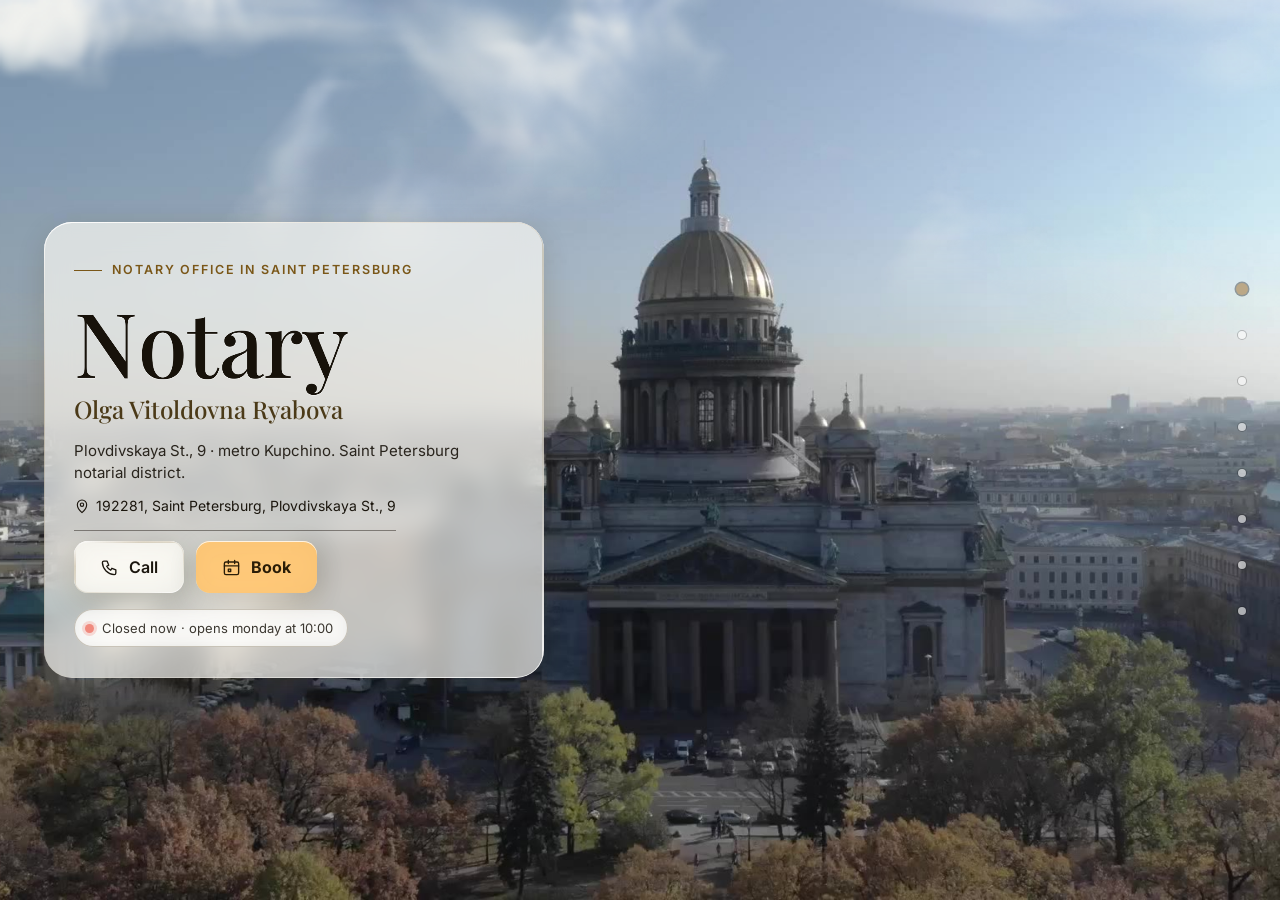
<file: en/index.html>
<!DOCTYPE html>
<html lang="en" data-theme="light">
<head>
<meta charset="utf-8">
<meta name="viewport" content="width=device-width, initial-scale=1, viewport-fit=cover">
<title>Notary O. V. Ryabova — Plovdivskaya St., 9, Saint Petersburg</title>
<meta name="description" content="Notary O. V. Ryabova, Plovdivskaya St., 9. Inheritance, powers of attorney, real estate deals, LLC. Booking: +7 (812) 708-19-17.">
<meta name="robots" content="noindex, nofollow, noarchive">
<meta name="geo.region" content="RU-SPE">
<meta name="geo.placename" content="Saint Petersburg">
<meta name="geo.position" content="59.8414922;30.3906568">
<meta name="ICBM" content="59.8414922, 30.3906568">
<link rel="canonical" href="https://kristall2002-art.github.io/etalon-b-ryabova/en/">
<link rel="alternate" hreflang="ru" href="https://kristall2002-art.github.io/etalon-b-ryabova/">
<link rel="alternate" hreflang="en" href="https://kristall2002-art.github.io/etalon-b-ryabova/en/">
<link rel="alternate" hreflang="uz" href="https://kristall2002-art.github.io/etalon-b-ryabova/uz/">
<link rel="alternate" hreflang="tg" href="https://kristall2002-art.github.io/etalon-b-ryabova/tg/">
<link rel="alternate" hreflang="ky" href="https://kristall2002-art.github.io/etalon-b-ryabova/kg/">
<link rel="alternate" hreflang="az" href="https://kristall2002-art.github.io/etalon-b-ryabova/az/">
<link rel="alternate" hreflang="zh" href="https://kristall2002-art.github.io/etalon-b-ryabova/zh/">
<link rel="alternate" hreflang="x-default" href="https://kristall2002-art.github.io/etalon-b-ryabova/">
<meta property="og:type" content="website">
<meta property="og:locale" content="en_US">
<meta property="og:site_name" content="Notary Ryabova">
<meta property="og:title" content="Notary O. V. Ryabova — Plovdivskaya St., 9, Saint Petersburg">
<meta property="og:description" content="Notary O. V. Ryabova, Plovdivskaya St., 9. Inheritance, powers of attorney, real estate deals, LLC. Booking: +7 (812) 708-19-17.">
<meta property="og:url" content="https://kristall2002-art.github.io/etalon-b-ryabova/en/">
<meta property="og:image" content="https://kristall2002-art.github.io/etalon-b-ryabova/img/hero-poster.jpg">
<meta name="twitter:card" content="summary_large_image">
<meta name="twitter:title" content="Notary O. V. Ryabova — Plovdivskaya St., 9, Saint Petersburg">
<meta name="twitter:description" content="Notary O. V. Ryabova, Plovdivskaya St., 9. Inheritance, powers of attorney, real estate deals, LLC. Booking: +7 (812) 708-19-17.">
<meta name="twitter:image" content="https://kristall2002-art.github.io/etalon-b-ryabova/img/hero-poster.jpg">
<meta name="theme-color" content="#f8f8f8">
<link rel="icon" href="data:image/svg+xml,%3Csvg%20xmlns%3D%22http%3A//www.w3.org/2000/svg%22%20viewBox%3D%220%200%2064%2064%22%3E%3Crect%20width%3D%2264%22%20height%3D%2264%22%20rx%3D%2214%22%20fill%3D%22%23665230%22/%3E%3Ctext%20x%3D%2232%22%20y%3D%2248%22%20text-anchor%3D%22middle%22%20font-family%3D%22Georgia%2Cserif%22%20font-size%3D%2242%22%20fill%3D%22%23fff%22%3E%C2%A7%3C/text%3E%3C/svg%3E">
<script>document.documentElement.classList.add('js');try{var _i=parseInt(localStorage.getItem('nb_fs2'),10),_f=[1,1.15,1.3,1.5][_i];if(_f)document.documentElement.style.setProperty('--fs',_f)}catch(e){}</script>
<style id="hero-timing">:root{--hero-d:1.2s}</style>
<link rel="preload" as="image" href="../img/hero-poster.jpg" fetchpriority="high">
<!-- шрифты лежат внутри сайта: Google Fonts у российской аудитории режется -->
<style>
@font-face{font-family:'Inter';font-style:normal;font-weight:400;font-display:swap;src:url(../assets/fonts/inter-400-cyrillic-ext.woff2) format('woff2');unicode-range:U+0460-052F, U+1C80-1C8A, U+20B4, U+2DE0-2DFF, U+A640-A69F, U+FE2E-FE2F}
@font-face{font-family:'Inter';font-style:normal;font-weight:400;font-display:swap;src:url(../assets/fonts/inter-400-cyrillic.woff2) format('woff2');unicode-range:U+0301, U+0400-045F, U+0490-0491, U+04B0-04B1, U+2116}
@font-face{font-family:'Inter';font-style:normal;font-weight:400;font-display:swap;src:url(../assets/fonts/inter-400-latin-ext.woff2) format('woff2');unicode-range:U+0100-02BA, U+02BD-02C5, U+02C7-02CC, U+02CE-02D7, U+02DD-02FF, U+0304, U+0308, U+0329, U+1D00-1DBF, U+1E00-1E9F, U+1EF2-1EFF, U+2020, U+20A0-20AB, U+20AD-20C0, U+2113, U+2C60-2C7F, U+A720-A7FF}
@font-face{font-family:'Inter';font-style:normal;font-weight:400;font-display:swap;src:url(../assets/fonts/inter-400-latin.woff2) format('woff2');unicode-range:U+0000-00FF, U+0131, U+0152-0153, U+02BB-02BC, U+02C6, U+02DA, U+02DC, U+0304, U+0308, U+0329, U+2000-206F, U+20AC, U+2122, U+2191, U+2193, U+2212, U+2215, U+FEFF, U+FFFD}
@font-face{font-family:'Inter';font-style:normal;font-weight:500;font-display:swap;src:url(../assets/fonts/inter-500-cyrillic-ext.woff2) format('woff2');unicode-range:U+0460-052F, U+1C80-1C8A, U+20B4, U+2DE0-2DFF, U+A640-A69F, U+FE2E-FE2F}
@font-face{font-family:'Inter';font-style:normal;font-weight:500;font-display:swap;src:url(../assets/fonts/inter-500-cyrillic.woff2) format('woff2');unicode-range:U+0301, U+0400-045F, U+0490-0491, U+04B0-04B1, U+2116}
@font-face{font-family:'Inter';font-style:normal;font-weight:500;font-display:swap;src:url(../assets/fonts/inter-500-latin-ext.woff2) format('woff2');unicode-range:U+0100-02BA, U+02BD-02C5, U+02C7-02CC, U+02CE-02D7, U+02DD-02FF, U+0304, U+0308, U+0329, U+1D00-1DBF, U+1E00-1E9F, U+1EF2-1EFF, U+2020, U+20A0-20AB, U+20AD-20C0, U+2113, U+2C60-2C7F, U+A720-A7FF}
@font-face{font-family:'Inter';font-style:normal;font-weight:500;font-display:swap;src:url(../assets/fonts/inter-500-latin.woff2) format('woff2');unicode-range:U+0000-00FF, U+0131, U+0152-0153, U+02BB-02BC, U+02C6, U+02DA, U+02DC, U+0304, U+0308, U+0329, U+2000-206F, U+20AC, U+2122, U+2191, U+2193, U+2212, U+2215, U+FEFF, U+FFFD}
@font-face{font-family:'Inter';font-style:normal;font-weight:600;font-display:swap;src:url(../assets/fonts/inter-600-cyrillic-ext.woff2) format('woff2');unicode-range:U+0460-052F, U+1C80-1C8A, U+20B4, U+2DE0-2DFF, U+A640-A69F, U+FE2E-FE2F}
@font-face{font-family:'Inter';font-style:normal;font-weight:600;font-display:swap;src:url(../assets/fonts/inter-600-cyrillic.woff2) format('woff2');unicode-range:U+0301, U+0400-045F, U+0490-0491, U+04B0-04B1, U+2116}
@font-face{font-family:'Inter';font-style:normal;font-weight:600;font-display:swap;src:url(../assets/fonts/inter-600-latin-ext.woff2) format('woff2');unicode-range:U+0100-02BA, U+02BD-02C5, U+02C7-02CC, U+02CE-02D7, U+02DD-02FF, U+0304, U+0308, U+0329, U+1D00-1DBF, U+1E00-1E9F, U+1EF2-1EFF, U+2020, U+20A0-20AB, U+20AD-20C0, U+2113, U+2C60-2C7F, U+A720-A7FF}
@font-face{font-family:'Inter';font-style:normal;font-weight:600;font-display:swap;src:url(../assets/fonts/inter-600-latin.woff2) format('woff2');unicode-range:U+0000-00FF, U+0131, U+0152-0153, U+02BB-02BC, U+02C6, U+02DA, U+02DC, U+0304, U+0308, U+0329, U+2000-206F, U+20AC, U+2122, U+2191, U+2193, U+2212, U+2215, U+FEFF, U+FFFD}
@font-face{font-family:'Inter';font-style:normal;font-weight:700;font-display:swap;src:url(../assets/fonts/inter-700-cyrillic-ext.woff2) format('woff2');unicode-range:U+0460-052F, U+1C80-1C8A, U+20B4, U+2DE0-2DFF, U+A640-A69F, U+FE2E-FE2F}
@font-face{font-family:'Inter';font-style:normal;font-weight:700;font-display:swap;src:url(../assets/fonts/inter-700-cyrillic.woff2) format('woff2');unicode-range:U+0301, U+0400-045F, U+0490-0491, U+04B0-04B1, U+2116}
@font-face{font-family:'Inter';font-style:normal;font-weight:700;font-display:swap;src:url(../assets/fonts/inter-700-latin-ext.woff2) format('woff2');unicode-range:U+0100-02BA, U+02BD-02C5, U+02C7-02CC, U+02CE-02D7, U+02DD-02FF, U+0304, U+0308, U+0329, U+1D00-1DBF, U+1E00-1E9F, U+1EF2-1EFF, U+2020, U+20A0-20AB, U+20AD-20C0, U+2113, U+2C60-2C7F, U+A720-A7FF}
@font-face{font-family:'Inter';font-style:normal;font-weight:700;font-display:swap;src:url(../assets/fonts/inter-700-latin.woff2) format('woff2');unicode-range:U+0000-00FF, U+0131, U+0152-0153, U+02BB-02BC, U+02C6, U+02DA, U+02DC, U+0304, U+0308, U+0329, U+2000-206F, U+20AC, U+2122, U+2191, U+2193, U+2212, U+2215, U+FEFF, U+FFFD}
@font-face{font-family:'Playfair Display';font-style:normal;font-weight:500;font-display:swap;src:url(../assets/fonts/playfair-display-500-cyrillic.woff2) format('woff2');unicode-range:U+0301, U+0400-045F, U+0490-0491, U+04B0-04B1, U+2116}
@font-face{font-family:'Playfair Display';font-style:normal;font-weight:500;font-display:swap;src:url(../assets/fonts/playfair-display-500-latin-ext.woff2) format('woff2');unicode-range:U+0100-02BA, U+02BD-02C5, U+02C7-02CC, U+02CE-02D7, U+02DD-02FF, U+0304, U+0308, U+0329, U+1D00-1DBF, U+1E00-1E9F, U+1EF2-1EFF, U+2020, U+20A0-20AB, U+20AD-20C0, U+2113, U+2C60-2C7F, U+A720-A7FF}
@font-face{font-family:'Playfair Display';font-style:normal;font-weight:500;font-display:swap;src:url(../assets/fonts/playfair-display-500-latin.woff2) format('woff2');unicode-range:U+0000-00FF, U+0131, U+0152-0153, U+02BB-02BC, U+02C6, U+02DA, U+02DC, U+0304, U+0308, U+0329, U+2000-206F, U+20AC, U+2122, U+2191, U+2193, U+2212, U+2215, U+FEFF, U+FFFD}
@font-face{font-family:'Playfair Display';font-style:normal;font-weight:600;font-display:swap;src:url(../assets/fonts/playfair-display-600-cyrillic.woff2) format('woff2');unicode-range:U+0301, U+0400-045F, U+0490-0491, U+04B0-04B1, U+2116}
@font-face{font-family:'Playfair Display';font-style:normal;font-weight:600;font-display:swap;src:url(../assets/fonts/playfair-display-600-latin-ext.woff2) format('woff2');unicode-range:U+0100-02BA, U+02BD-02C5, U+02C7-02CC, U+02CE-02D7, U+02DD-02FF, U+0304, U+0308, U+0329, U+1D00-1DBF, U+1E00-1E9F, U+1EF2-1EFF, U+2020, U+20A0-20AB, U+20AD-20C0, U+2113, U+2C60-2C7F, U+A720-A7FF}
@font-face{font-family:'Playfair Display';font-style:normal;font-weight:600;font-display:swap;src:url(../assets/fonts/playfair-display-600-latin.woff2) format('woff2');unicode-range:U+0000-00FF, U+0131, U+0152-0153, U+02BB-02BC, U+02C6, U+02DA, U+02DC, U+0304, U+0308, U+0329, U+2000-206F, U+20AC, U+2122, U+2191, U+2193, U+2212, U+2215, U+FEFF, U+FFFD}
/* ===== Notary site — generator stylesheet (light warm base, dark theme by toggle) ===== */
:root{
  --p100:#665230; --p90:#97825e; --p80:#bba887; --p70:#c2b9a9; --p50:#dad5ce; --p40:#e0dedb;
  --p30:#eeece9; --p20:#f1f1f0; --p10:#f8f8f8; --n100:#0e0f11; --n90:#3c404b; --n10:#fff;

  --bg:var(--p10); --bg2:var(--p20); --bg3:var(--p30); --card:var(--n10); --text:var(--n100); --muted:var(--n90);
  --line:var(--p50); --line2:var(--p40); --accent:var(--p90); --accent-d:var(--p100); --accent-l:var(--p80); --accent-soft:var(--p30);
  --on-accent:#fff; --shadow:0 1px 10px rgba(51,51,51,.10); --shadow-lg:0 12px 40px rgba(30,24,10,.14);
  --hero-ov1:rgba(14,15,17,.72); --hero-ov2:rgba(14,15,17,.30); --sec-ov:rgba(248,248,248,.72);
  --ok:#2e8b57; --bad:#b4453b;
  /* те же цвета составляющими: rgba() понимают все браузеры, color-mix() — нет */
  --bg-rgb:248,248,248; --card-rgb:255,255,255; --accent-rgb:151,130,94; --ok-rgb:46,139,87;

  --zc:var(--fs); --fs:1; --vwu:calc(1vw / var(--fs)); --vhu:calc(1vh / var(--fs));   /* масштаб текста (А−/А+) и «честные» vw/vh под ним */
  --hdr-h:68px; --bar-h:70px; --vh:calc(100*var(--vhu)); --gap:24px; --radius:14px; --radius-s:10px;
  --font:"Inter",Tahoma,Arial,sans-serif; --serif:"Playfair Display",Georgia,"Times New Roman",serif;
  --ease:cubic-bezier(.65,.05,.36,1); --speed:520ms;
}
html[data-theme="dark"]{
  --bg:#17150f; --bg2:#1d1a13; --bg3:#252117; --card:#221e15; --text:#f1ebdf; --muted:#b9ae98;
  --line:#3a3325; --line2:#2f2a1e; --accent:#c9b17f; --accent-d:#e0cf9f; --accent-l:#8d7b58; --accent-soft:#2a251a;
  --on-accent:#17150f; --shadow:0 1px 12px rgba(0,0,0,.45); --shadow-lg:0 14px 40px rgba(0,0,0,.55);
  --hero-ov1:rgba(10,9,6,.80); --hero-ov2:rgba(10,9,6,.40); --sec-ov:rgba(16,15,12,.76);
  --bg-rgb:23,21,15; --card-rgb:34,30,21; --accent-rgb:201,177,127;
}

*,*::before,*::after{box-sizing:border-box}
/* А−/А+: весь сайт — шапка, плашки, меню, формы, окна — растёт пропорционально, как при увеличении масштаба в браузере */
html{-webkit-text-size-adjust:100%;scroll-behavior:auto;zoom:var(--fs,1)}
html,body{height:100%;margin:0;overflow:hidden;background:var(--bg);color:var(--text);
  font-family:var(--font);font-size:16px;line-height:1.55;-webkit-font-smoothing:antialiased}
body{overscroll-behavior:none;position:relative}
a{color:inherit;text-decoration:none}
img{display:block;max-width:100%}
button{font:inherit;color:inherit;background:none;border:0;padding:0;cursor:pointer}
input,select,textarea{font:inherit;color:inherit}
h1,h2,h3,h4,p{margin:0}
ul{margin:0;padding:0;list-style:none}
svg{display:block}
.ico{width:22px;height:22px;stroke:currentColor;fill:none;stroke-width:1.7;stroke-linecap:round;stroke-linejoin:round;flex:none}
.vh{position:absolute!important;width:1px;height:1px;overflow:hidden;clip:rect(0 0 0 0);white-space:nowrap}

/* ---------- typography helpers ---------- */
.kicker{display:inline-flex;align-items:center;gap:10px;font-size:13px;font-weight:600;letter-spacing:.14em;text-transform:uppercase;color:var(--accent)}
.kicker::before{content:"";width:28px;height:1px;background:var(--accent)}
.h2{font-size:clamp(26px,calc(3.2*var(--vwu,1vw)),40px);font-weight:600;letter-spacing:-.02em;line-height:1.12;margin-top:10px}
.lead{color:var(--muted);font-size:17px;max-width:640px;margin-top:12px}
.sec-head{margin-bottom:28px}
#contacts .sec-head{margin-bottom:18px}

/* ---------- buttons ---------- */
.btn{display:inline-flex;align-items:center;justify-content:center;gap:10px;min-height:48px;padding:0 22px;border-radius:999px;
  font-weight:600;font-size:15px;line-height:1;border:1.5px solid transparent;transition:background .25s,color .25s,border-color .25s,transform .2s,box-shadow .25s;white-space:nowrap}
.btn:active{transform:translateY(1px)}
.btn-primary{background:var(--accent-d);color:var(--on-accent);border-color:var(--accent-d)}
.btn-primary:hover{background:var(--accent);border-color:var(--accent);color:#fff}
html[data-theme="dark"] .btn-primary:hover{color:#17150f}
.btn-ghost{border-color:var(--line);color:var(--text);background:var(--card)}
.btn-ghost:hover{border-color:var(--accent);color:var(--accent-d)}
.btn-light{background:rgba(255,255,255,.14);color:#fff;border-color:rgba(255,255,255,.55);backdrop-filter:blur(6px)}
.btn-light:hover{background:#fff;color:var(--n100)}
.btn-white{background:#fff;color:var(--n100);border-color:#fff}
.btn-white:hover{background:var(--p30);border-color:var(--p30)}
.btn .ico{width:18px;height:18px}
.btn-sm{min-height:44px;padding:0 16px;font-size:14px}

/* ---------- header ---------- */
.hdr{position:fixed;top:0;left:0;right:0;height:var(--hdr-h);z-index:200;display:flex;align-items:center;
  zoom:calc(1 / var(--zc,1)); --vwu:1vw; --vhu:1vh;   /* А−/А+ шапку не трогают: она всегда как при 100 % (страница в zoom, шапка — встречный zoom) */
  background:rgba(var(--bg-rgb),.88);backdrop-filter:blur(12px);-webkit-backdrop-filter:blur(12px);
  border-bottom:1px solid var(--line2);transition:background .3s}
.hdr-in{width:100%;max-width:1280px;margin:0 auto;padding:0 28px;display:flex;align-items:center;gap:24px}
.brand{display:flex;align-items:center;gap:12px;min-width:0;min-height:44px}
.mono-img{object-fit:contain;background:#fff;padding:2px;box-sizing:border-box}
.mono{width:42px;height:42px;border-radius:12px;background:var(--accent-d);color:var(--on-accent);display:grid;place-items:center;
  font-family:var(--serif);font-size:20px;font-weight:600;flex:none;letter-spacing:.02em}
.brand-t{display:flex;flex-direction:column;line-height:1.15;min-width:0}
.brand-n{font-weight:600;font-size:15px;white-space:nowrap;overflow:hidden;text-overflow:ellipsis}
.brand-s{font-size:13px;color:var(--muted);white-space:nowrap;overflow:hidden;text-overflow:ellipsis}
.nav{display:flex;align-items:center;gap:4px;margin-left:auto}
.nav > li{position:relative}
.nav-a{display:inline-flex;align-items:center;gap:6px;min-height:44px;padding:10px 12px;border-radius:8px;font-size:14px;font-weight:500;color:var(--text);opacity:.8;transition:opacity .2s,background .2s}
.nav-a:hover,.nav-a.cur,.nav > li.open > .nav-a{opacity:1;background:var(--bg3)}
.nav-a .chev{width:14px;height:14px;transition:transform .25s}
.nav > li.open > .nav-a .chev{transform:rotate(180deg)}
.hdr-tools{display:flex;align-items:center;gap:6px;margin-left:8px}
.tool{width:44px;height:44px;border-radius:10px;display:grid;place-items:center;color:var(--text);opacity:.8;transition:background .2s,opacity .2s}
.tool:hover{background:var(--bg3);opacity:1}
.tool .ico{width:20px;height:20px}
.tool-lang{width:auto;padding:0 10px;gap:6px;font-size:13px;font-weight:600;letter-spacing:.04em;display:flex;align-items:center}
.lang-wrap{position:relative}
.lang-dd{position:absolute;right:0;top:calc(100% + 8px);background:var(--card);border:1px solid var(--line);border-radius:12px;box-shadow:var(--shadow-lg);
  padding:6px;min-width:190px;display:none;z-index:210}
.lang-wrap.open .lang-dd{display:block}
.lang-dd button,.lang-dd a{display:flex;width:100%;align-items:center;gap:10px;min-height:44px;padding:9px 12px;border-radius:8px;font-size:14px;text-align:left}
.lang-dd button:hover,.lang-dd a:hover{background:var(--bg3)}
.lang-dd button.cur,.lang-dd a.cur{color:var(--accent-d);font-weight:600}
.lang-dd b{font-size:13px;letter-spacing:.08em;width:26px;color:var(--muted)}
.hdr-book{margin-left:4px}
.burger{display:none}
.moon,.sun{display:none}
html[data-theme="dark"] .sun{display:block}
html:not([data-theme="dark"]) .moon{display:block}

/* mega menu */
.mega{position:absolute;left:50%;top:calc(100% + 10px);transform:translateX(-50%);width:min(980px,calc(calc(100*var(--vwu,1vw)) - 40px));
  background:var(--card);border:1px solid var(--line);border-radius:16px;box-shadow:var(--shadow-lg);padding:20px;display:none;z-index:210}
.nav > li.open > .mega{display:block}
.mega-head{display:flex;justify-content:space-between;align-items:baseline;gap:16px;padding:0 6px 14px;border-bottom:1px solid var(--line2);margin-bottom:12px}
.mega-head b{font-size:14px}
.mega-head span{font-size:13px;color:var(--muted)}
.mega-grid{display:grid;grid-template-columns:repeat(2,1fr);gap:4px}
.mega-it{display:flex;gap:12px;align-items:flex-start;padding:10px 12px;border-radius:10px;text-align:left;width:100%;transition:background .2s}
.mega-it:hover{background:var(--bg3)}
.mega-it .cic{width:38px;height:38px;border-radius:10px;background:var(--accent-soft);color:var(--accent-d);display:grid;place-items:center;flex:none}
.mega-it .cic .ico{width:20px;height:20px}
.mega-it b{display:block;font-size:14px;font-weight:600}
.mega-it small{display:block;font-size:13px;color:var(--muted);line-height:1.35;margin-top:2px}
.mega-it em{font-style:normal;font-size:13px;color:var(--accent);margin-top:3px;display:block}

/* mobile menu */
.mmenu{position:fixed;top:calc(var(--hdr-h) / var(--zc,1));left:0;right:0;bottom:var(--bar-h);z-index:190;background:var(--bg);overflow-y:auto;padding:14px 18px 30px;display:none}
.mmenu.open{display:block}
.mmenu a,.mmenu .macc > button{display:flex;align-items:center;justify-content:space-between;width:100%;padding:14px 6px;border-bottom:1px solid var(--line2);font-size:17px;font-weight:500;text-align:left}
.mmenu .macc > button .chev{width:18px;height:18px;transition:transform .25s}
.mmenu .macc.open > button .chev{transform:rotate(180deg)}
.mmenu .macc-list{display:none;padding:4px 0 8px}
.mmenu .macc.open .macc-list{display:block}
.mmenu .macc-list button{display:flex;align-items:center;gap:12px;width:100%;padding:11px 8px;border-radius:10px;text-align:left;font-size:15px}
.mmenu .macc-list button:hover{background:var(--bg3)}
.mmenu .macc-list .cic{width:32px;height:32px;border-radius:8px;background:var(--accent-soft);color:var(--accent-d);display:grid;place-items:center;flex:none}
.mmenu .macc-list .cic .ico{width:17px;height:17px}
.mmenu-foot{display:flex;flex-wrap:wrap;gap:8px;margin-top:18px}
.mmenu-foot .btn{flex:1}

/* ---------- full-page scroller ---------- */
.fp{position:relative;width:100%;height:var(--vh);overflow:hidden}
.fp-track{will-change:transform;transition:transform var(--speed) var(--ease)}
.fp-track.no-anim{transition:none}
.sec{position:relative;height:var(--vh);width:100%;overflow:hidden}
.sec-scroll{height:100%;overflow-y:auto;overflow-x:hidden;display:flex;flex-direction:column;
  padding:calc(var(--hdr-h) / var(--zc,1) + 20px) 28px calc(var(--bar-h) + 96px);-webkit-overflow-scrolling:touch;scrollbar-width:thin;scrollbar-color:var(--line) transparent}
.wrap{margin:auto;width:100%;max-width:1180px}
.sec-alt{background:var(--bg2)}

/* reveal animation */
.rv{opacity:0;transform:translateY(18px);transition:opacity .7s ease,transform .7s ease;transition-delay:calc(var(--i,0) * 90ms)}
.sec.active .rv{opacity:1;transform:none}

/* side dots */
.dots{position:fixed;right:16px;top:50%;transform:translateY(-50%);z-index:150;display:flex;flex-direction:column;gap:2px}
.dots button{position:relative;width:44px;height:44px;display:grid;place-items:center}
.dots button::after{content:"";width:8px;height:8px;border-radius:50%;background:var(--muted);opacity:.45;transition:transform .25s,opacity .25s,background .25s}
.dots button:hover::after{opacity:.9}
.dots button.cur::after{background:var(--accent);opacity:1;transform:scale(1.5)}
.dots button span{position:absolute;right:32px;top:50%;transform:translateY(-50%) translateX(6px);background:var(--n100);color:#fff;font-size:13px;
  padding:5px 10px;border-radius:6px;white-space:nowrap;opacity:0;pointer-events:none;transition:opacity .2s,transform .2s}
.dots button:hover span{opacity:1;transform:translateY(-50%)}
.sec-hero ~ .dots{color:#fff}
body[data-sec="0"] .dots button::after{background:#fff}
body[data-sec="0"] .dots button.cur::after{background:var(--p80)}

.sec:not(.sec-hero) .sec-scroll{position:relative;z-index:1}

.status{display:inline-flex;align-items:center;gap:8px;padding:8px 14px 8px 10px;border-radius:999px;background:rgba(255,255,255,.12);border:1px solid rgba(255,255,255,.28);font-size:13px;backdrop-filter:blur(6px)}
.status i{width:9px;height:9px;border-radius:50%;background:#7bd389;box-shadow:0 0 0 3px rgba(123,211,137,.28)}
.status.closed i{background:#f08a7e;box-shadow:0 0 0 3px rgba(240,138,126,.28)}
.status.soon i{background:#f0c674;box-shadow:0 0 0 3px rgba(240,198,116,.28)}
.status span{opacity:.85}
.addr-link{display:inline-flex;align-items:center;gap:6px;border-bottom:1px solid currentColor;padding:13px 0 14px;margin:-13px 0 -14px;transition:color .2s}
.addr-link:hover{color:var(--accent)}
.addr-link .ico{width:16px;height:16px}

/* ---------- services ---------- */
.svc-grid{display:grid;grid-template-columns:repeat(5,1fr);gap:14px}
.svc{display:flex;flex-direction:column;align-items:flex-start;gap:10px;padding:18px 16px 16px;border-radius:var(--radius);background:var(--card);border:1px solid var(--line2);
  text-align:left;min-height:170px;transition:transform .25s,box-shadow .25s,border-color .25s;position:relative}
.svc:hover{transform:translateY(-3px);box-shadow:var(--shadow-lg);border-color:var(--accent-l)}
.svc .cic{width:44px;height:44px;border-radius:12px;background:var(--accent-soft);color:var(--accent-d);display:grid;place-items:center}
.svc b{font-size:15px;font-weight:600;line-height:1.3}
.svc small{font-size:13px;color:var(--muted);line-height:1.35}
.svc em{font-style:normal;font-size:13px;color:var(--accent);margin-top:auto;padding-top:6px;display:inline-flex;align-items:center;gap:4px}
.svc em .ico{width:12px;height:12px}

/* ---------- about ---------- */
.about{display:grid;grid-template-columns:1.15fr .85fr;gap:48px;align-items:start}
.about-txt p{color:var(--muted);margin-top:14px;font-size:16px}
.about-txt p:first-of-type{color:var(--text)}
.quote{margin-top:22px;padding:16px 20px;border-left:3px solid var(--accent);background:var(--card);border-radius:0 12px 12px 0;font-family:var(--serif);font-size:18px;line-height:1.45;color:var(--text)}
.creds{display:grid;gap:10px}
.cred{display:flex;gap:14px;align-items:center;padding:14px 16px;border-radius:12px;background:var(--card);border:1px solid var(--line2)}
.cred .cic{width:40px;height:40px;border-radius:10px;background:var(--accent-soft);color:var(--accent-d);display:grid;place-items:center;flex:none}
.cred .cic .ico{width:20px;height:20px}
.cred small{display:block;font-size:13px;color:var(--muted);text-transform:uppercase;letter-spacing:.06em}
.cred b{display:block;font-size:15px;font-weight:600;line-height:1.3}
.chips{display:flex;flex-wrap:wrap;gap:8px;margin-top:16px}
.chips li{padding:8px 14px;border-radius:999px;border:1px solid var(--accent-l);color:var(--accent-d);font-size:13.5px;font-weight:500;background:var(--card)}
.strong-lbl{margin-top:22px;font-size:13px;text-transform:uppercase;letter-spacing:.1em;color:var(--muted)}

/* ---------- how ---------- */
.steps{display:grid;grid-template-columns:repeat(5,1fr);gap:16px;position:relative;margin-top:14px}
.steps::before{content:"";position:absolute;left:8%;right:8%;top:30px;height:1px;background:var(--line)}
.step{position:relative;padding:0 8px}
.step-n{width:60px;height:60px;border-radius:50%;background:var(--card);border:1.5px solid var(--accent-l);color:var(--accent-d);display:grid;place-items:center;
  font-family:var(--serif);font-size:24px;font-weight:600;position:relative;z-index:1;transition:background .4s,color .4s}
.sec.active .step-n{animation:pop .6s var(--ease) both;animation-delay:calc(var(--i) * 140ms + 150ms)}
@keyframes pop{0%{transform:scale(.6);opacity:0}60%{transform:scale(1.08);opacity:1}100%{transform:scale(1)}}
.step b{display:block;margin-top:16px;font-size:17px;font-weight:600}
.step p{color:var(--muted);font-size:14.5px;margin-top:6px}

/* ---------- reviews ---------- */
.reviews{display:grid;grid-template-columns:300px 1fr;gap:28px;align-items:start}
.rsum{background:var(--card);border:1px solid var(--line2);border-radius:var(--radius);padding:26px 24px;text-align:center}
.rsum .big{font-family:var(--serif);font-size:64px;line-height:1;font-weight:500;color:var(--accent-d)}
.stars{display:inline-flex;gap:3px;--fill:100%}
.stars svg{width:20px;height:20px}
.stars .st{fill:var(--line);stroke:none}
.stars .st.on{fill:#e7b73b}
.stars .st.half{fill:url(#halfgrad)}
.rsum .stars{margin-top:8px}
.rsum p{color:var(--muted);font-size:13.5px;margin-top:10px;line-height:1.4}
.rsum .btn{margin-top:16px;width:100%}
.rsum .gis{display:block;margin:10px 0 -14px;padding:14px 0;font-size:13px;color:var(--accent-d);text-decoration:underline;text-underline-offset:3px}
.rgrid{display:grid;grid-template-columns:repeat(2,1fr);gap:14px}
.rev{background:var(--card);border:1px solid var(--line2);border-radius:var(--radius);padding:20px;display:flex;flex-direction:column;gap:10px}
.rev .stars svg{width:15px;height:15px}
.rev p{font-size:14.5px;line-height:1.5;flex:1}
.rev p::before{content:"“";font-family:var(--serif);color:var(--accent);font-size:22px;line-height:0;margin-right:4px;vertical-align:-6px}
.rev-meta{display:flex;flex-wrap:wrap;justify-content:space-between;gap:4px 10px;align-items:baseline;font-size:13px;color:var(--muted)}
.rev-meta b{color:var(--text);font-weight:600}
.rev-src{display:inline-flex;align-items:center;gap:5px;white-space:nowrap;margin-left:auto}
.rev-src i{width:6px;height:6px;border-radius:50%;background:var(--accent)}
.rev-sample{color:var(--muted);font-style:italic;opacity:.85}
.rev-real{color:var(--accent-d);font-weight:600}
.rev-real i{background:var(--ok)}
.rev-is-real{border-color:var(--accent-l)}
.demo-note{margin-top:14px;max-width:760px;font-size:13.5px;line-height:1.45;color:var(--muted);background:var(--accent-soft);
  border-left:3px solid var(--accent);border-radius:0 8px 8px 0;padding:8px 12px}
.rnote{margin-top:14px;font-size:13px;color:var(--muted)}

/* ---------- faq ---------- */
.faq{display:grid;grid-template-columns:1fr 1fr;gap:0 32px;align-items:start}
.faq-col{display:flex;flex-direction:column}
.fq{border-bottom:1px solid var(--line)}
.fq > button{display:flex;width:100%;align-items:center;justify-content:space-between;gap:16px;min-height:44px;padding:16px 4px;text-align:left;font-weight:600;font-size:15.5px;line-height:1.35}
.fq > button .pl{width:26px;height:26px;border-radius:50%;border:1px solid var(--line);display:grid;place-items:center;flex:none;color:var(--accent-d);transition:transform .3s,background .3s}
.fq > button .pl .ico{width:14px;height:14px}
.fq.open > button .pl{transform:rotate(45deg);background:var(--accent-soft)}
.fq-a{display:grid;grid-template-rows:0fr;transition:grid-template-rows .35s var(--ease)}
.fq.open .fq-a{grid-template-rows:1fr}
.fq-a > div{overflow:hidden}
.fq-a p{color:var(--muted);font-size:14.5px;padding:0 4px 16px;line-height:1.55}
.fq-a .faq-note{font-size:13px;color:var(--accent-d);padding-bottom:6px}
.fq-a .faq-note:empty{display:none}

/* ---------- contacts ---------- */
.contacts{display:grid;grid-template-columns:1fr 1.05fr 1fr;gap:18px;align-items:stretch}
.contacts .cbox{padding:16px 18px}
.cbox{background:var(--card);border:1px solid var(--line2);border-radius:var(--radius);padding:20px}
.cl{display:grid;gap:12px}
.cl li{display:flex;gap:12px;align-items:flex-start}
.cl .cic{width:36px;height:36px;border-radius:10px;background:var(--accent-soft);color:var(--accent-d);display:grid;place-items:center;flex:none}
.cl .cic .ico{width:18px;height:18px}
.cl small{display:block;font-size:13px;color:var(--muted);text-transform:uppercase;letter-spacing:.06em}
.cl b{display:block;font-weight:500;font-size:15px;line-height:1.4}
.cl a.tel,.cl a.mail{display:block;padding:14px 0;margin:-14px 0}
.cl a.tel:hover,.cl a.mail:hover{color:var(--accent-d)}
.hours-link{display:inline-block;font-size:13px;color:var(--accent-d);text-decoration:underline;text-underline-offset:3px;padding:14px 0;margin:-14px 0}
.cl .msgs{display:flex;gap:8px;margin-top:4px;flex-wrap:wrap}
.cl .msgs a{display:inline-flex;align-items:center;gap:6px;padding:6px 10px;border-radius:8px;border:1px solid var(--line);font-size:13px;min-height:44px}
.cl .msgs a .ico{width:16px;height:16px}
.mapbox{display:flex;flex-direction:column;gap:12px;padding:12px}
.map{flex:1;min-height:280px;border-radius:10px;overflow:hidden;border:1px solid var(--line);background:var(--bg3);position:relative}
.map iframe{width:100%;height:100%;border:0;position:absolute;inset:0}
.map-actions{display:flex;gap:8px;flex-wrap:wrap}
.map-actions .btn{flex:1;min-height:44px;font-size:14px;padding:0 12px}

/* form */
.form h3{font-size:19px;font-weight:600}
.form .fdesc{color:var(--muted);font-size:13.5px;margin-top:6px}
.fg{display:grid;gap:8px;margin-top:12px}
.f2{display:grid;grid-template-columns:1fr 1fr;gap:10px}
.fld{display:flex;flex-direction:column;gap:4px}
.fld label{font-size:13px;color:var(--muted);font-weight:500}
.fld input,.fld select,.fld textarea{width:100%;background:var(--bg);border:1px solid var(--line);border-radius:10px;padding:8px 12px;font-size:14px;transition:border-color .2s,box-shadow .2s;min-height:44px}
.fld textarea{min-height:48px;resize:vertical}
.fld input:focus,.fld select:focus,.fld textarea:focus{outline:0;border-color:var(--accent);box-shadow:0 0 0 3px rgba(var(--accent-rgb),.22)}
.fld.err input,.fld.err select{border-color:var(--bad)}
.ferr{font-size:13px;color:var(--bad);display:none}
.fld.err .ferr{display:block}
.fnote{font-size:13px;color:var(--muted);margin-top:8px;line-height:1.4}
.fok{display:none;margin-top:10px;padding:10px 12px;border-radius:10px;background:rgba(var(--ok-rgb),.12);color:var(--ok);font-size:13.5px}
.fok.show{display:block}

.foot{margin-top:18px;padding-top:12px;padding-left:250px;flex-wrap:nowrap;align-items:flex-start;border-top:1px solid var(--line2);display:flex;justify-content:space-between;gap:16px;flex-wrap:wrap;font-size:13px;color:var(--muted)}
.foot p{max-width:none}
.foot .fl{white-space:nowrap;flex:none}
.foot .fl a{margin-left:14px;padding:14px 0;margin-top:-14px;margin-bottom:-14px;display:inline-block;min-width:44px;text-align:center;text-decoration:underline;text-underline-offset:3px}

/* ---------- bottom bar ---------- */
.bar{position:fixed;inset:auto 0 0;z-index:300;background:var(--card);box-shadow:0 -1px 10px rgba(51,51,51,.1);border-top:1px solid var(--line2);
  padding:6px 0;padding-bottom:calc(6px + env(safe-area-inset-bottom,0px))}
.bar-in{display:flex;justify-content:space-around;align-items:center;max-width:1080px;margin:0 auto}
.bi{display:flex;flex-direction:column;align-items:center;gap:5px;padding:8px 24px;border-radius:10px;font-size:13.5px;line-height:1;color:var(--text);opacity:.65;
  transition:opacity .3s,background .3s,color .3s;flex:1;max-width:190px;min-width:0}
.bi span{white-space:nowrap;max-width:100%;overflow:hidden;text-overflow:ellipsis}
.bi .ico{width:24px;height:24px}
.bi:hover{opacity:1;background:var(--bg3)}
.bi.cur{opacity:1;color:var(--accent-d)}


/* ---------- modals ---------- */
.modal{position:fixed;inset:0;z-index:400;background:rgba(14,15,17,.62);display:none;align-items:center;justify-content:center;padding:20px}
.modal.open{display:flex}
.mbox{background:var(--card);color:var(--text);border-radius:18px;width:100%;max-width:560px;max-height:min(calc(86*var(--vhu,1vh)),860px);overflow:auto;padding:26px 26px 22px;position:relative;box-shadow:var(--shadow-lg);
  animation:mup .3s var(--ease)}
@keyframes mup{from{opacity:0;transform:translateY(16px) scale(.98)}to{opacity:1;transform:none}}
.mbox-lg{max-width:760px}
.mclose{position:absolute;top:12px;right:12px;width:44px;height:44px;border-radius:50%;display:grid;place-items:center;color:var(--muted)}
.mclose:hover{background:var(--bg3);color:var(--text)}
.mbox h3{font-size:22px;font-weight:600;padding-right:36px}
.mbox .msub{color:var(--muted);font-size:14px;margin-top:4px}
.hours-t{width:100%;border-collapse:collapse;margin-top:16px;font-size:15px}
.hours-t td{padding:9px 6px;border-bottom:1px solid var(--line2)}
.hours-t td:last-child{text-align:right;font-weight:500;white-space:nowrap}
.hours-t tr.today td{color:var(--accent-d);font-weight:600}
.hours-t tr.today td:first-child::after{content:" · " attr(data-today);font-weight:400;font-size:13px;color:var(--muted)}
.hours-t tr.off td:last-child{color:var(--muted);font-weight:400}
.mnote{margin-top:14px;padding:12px 14px;border-radius:10px;background:var(--bg2);font-size:13.5px;color:var(--muted)}
.mnote b{display:block;color:var(--text);margin-bottom:3px;font-size:13px}
.mcontacts{display:flex;flex-wrap:wrap;gap:8px;margin-top:14px}
.mcontacts a{display:inline-flex;align-items:center;gap:7px;min-height:44px;padding:9px 13px;border-radius:10px;border:1px solid var(--line);font-size:13.5px}
.mcontacts a .ico{width:16px;height:16px}
.mcontacts a:hover{border-color:var(--accent)}
/* способы записи: позвонить, написать на почту, заказать обратный звонок */
.bk-opts{display:grid;gap:10px;margin-top:14px}
.bk-opt{display:flex;align-items:center;gap:14px;min-height:60px;padding:10px 16px;border-radius:14px;border:1px solid var(--line);background:var(--bg3);color:var(--text);font-size:16px;font-weight:600;text-align:left;text-decoration:none;transition:border-color .2s,background .2s}
.bk-opt:hover{border-color:var(--accent);background:var(--accent-soft)}
.bk-opt .ico{width:24px;height:24px;color:var(--accent-d);flex:none}
.bk-opt small{display:block;font-weight:400;font-size:13px;color:var(--muted);margin-top:1px}
.mbox-book{max-width:440px}
/* оплата значками, подпись у общего телефона */
.pay-pills{display:flex;flex-wrap:wrap;gap:6px;margin-top:5px}
.pay-pill{display:inline-flex;align-items:center;gap:6px;padding:4px 11px 4px 9px;border-radius:999px;border:1px solid var(--line);background:var(--bg3);font-size:13px;font-weight:600;line-height:1.3;white-space:nowrap}
.pay-pill .ico{width:15px;height:15px;color:var(--accent-d)}
.pay-pill.pay-logo{background:#fff;border-color:rgba(0,0,0,.12);padding:3px 11px;min-height:28px}
.pay-pill.pay-logo img{display:block;height:17px;width:auto}
.pay-pill.pay-logo img[src$="sbp.svg"]{height:20px}
/* имя нотариуса в шапке целиком: сверху мелко «Нотариус», ниже «Olga Vitoldovna Ryabova»; без обрезки и многоточий */
.brand-t{display:flex;flex-direction:column;justify-content:center;gap:2px;line-height:1.1;min-width:0}
.brand-s{display:block;font-size:10.5px;font-weight:600;letter-spacing:.16em;text-transform:uppercase;color:var(--muted);white-space:nowrap;overflow:visible;text-overflow:clip}
.brand-n{font-size:16px;font-weight:600;white-space:nowrap;overflow:visible;text-overflow:clip}
.nav-a{white-space:nowrap}
#navServices{position:static}
.mega{max-height:calc(calc(100*var(--vhu,1vh)) - var(--hdr-h) - 24px);overflow-y:auto;top:calc(100% + 6px);width:min(980px,calc(calc(100*var(--vwu,1vw)) - 32px))}
@media screen and (max-width:760px){.mega-grid{grid-template-columns:1fr}}
@media screen and (max-width:479px){.brand-t{display:flex}.brand-s{font-size:9px;letter-spacing:.14em}.brand-n{font-size:12.5px;white-space:normal;line-height:1.12}}
.bk-inline{grid-template-columns:repeat(3,1fr);gap:8px}
.bk-inline .bk-opt{flex-direction:column;justify-content:center;gap:5px;min-height:76px;padding:9px 6px;font-size:13.5px;text-align:center;line-height:1.2}
.bk-inline .bk-opt .ico{width:22px;height:22px}
.bk-inline .bk-opt small{display:none}
/* services modal */
.svc-list{margin-top:16px;display:grid;grid-template-columns:1fr 1fr;gap:6px}
.svc-list button{display:flex;gap:10px;align-items:center;width:100%;min-height:44px;text-align:left;padding:10px 12px;border-radius:10px;font-size:14px;line-height:1.35;border:1px solid var(--line2);background:var(--bg)}
.svc-list button:hover{border-color:var(--accent);background:var(--accent-soft)}
.svc-list button .ico{width:16px;height:16px;color:var(--accent);margin-top:2px}
.mhint{font-size:13px;color:var(--muted);margin-top:12px}
.mhead{display:flex;gap:14px;align-items:center;padding-right:36px}
.mhead .cic{width:48px;height:48px;border-radius:12px;background:var(--accent-soft);color:var(--accent-d);display:grid;place-items:center;flex:none}

/* ---------- responsive ---------- */
@media (max-width:1200px){
  .svc-grid{grid-template-columns:repeat(5,1fr)}
  .svc{min-height:160px;padding:14px}
  .svc small{display:none}
}
@media screen and (max-width:991px){
  :root{--hdr-h:62px}
  .nav,.hdr-book{display:none}
  .burger{display:grid}
  .hdr-in{padding:0 18px;gap:12px}
}
@media (max-width:991px){
  :root{--bar-h:64px}
  .sec-scroll{padding:calc(var(--hdr-h) / var(--zc,1) + 16px) 22px calc(var(--bar-h) + 96px)}
  .dots{right:8px;gap:8px}
  .dots button span{display:none}
  .svc-grid{grid-template-columns:repeat(3,1fr);gap:10px}
  .svc{min-height:0}
  .about{grid-template-columns:1fr;gap:22px}
  .steps{grid-template-columns:repeat(5,1fr);gap:10px}
  .step-n{width:48px;height:48px;font-size:20px}
  .step b{font-size:15px}.step p{font-size:13px}
  .reviews{grid-template-columns:1fr;gap:16px}
  .rsum{display:flex;align-items:center;gap:18px;text-align:left;padding:16px 18px}
  .rsum .big{font-size:44px}.rsum .stars{margin:0}.rsum p{margin:0;flex:1}.rsum .btn{margin:0;width:auto}.rsum .gis{display:none}
  .faq{grid-template-columns:1fr;gap:0}
  .contacts{grid-template-columns:1fr 1fr}
  .foot{padding-left:0}
  .contacts .form{grid-column:1 / -1}
  .map{min-height:240px}
  .bi{padding:10px 12px;font-size:13px}
}
@media (max-width:767px){
  :root{--bar-h:62px}
  .h2{font-size:26px}
  .lead{font-size:15px}
  .sec-head{margin-bottom:18px}
  .sec-scroll{padding-left:16px;padding-right:16px}
  .svc-grid{grid-template-columns:repeat(2,1fr);gap:10px}
  .svc{padding:12px;gap:8px}
  .svc .cic{width:36px;height:36px}
  .svc b{font-size:13.5px}
  .svc em{display:none}
  .steps{grid-template-columns:1fr;gap:12px}
  .steps::before{left:24px;right:auto;top:10px;bottom:10px;height:auto;width:1px}
  .step{display:grid;grid-template-columns:48px 1fr;gap:14px;align-items:start;padding:0}
  .step-n{grid-row:1 / span 2}
  .step b{margin-top:10px;grid-column:2}
  .step p{grid-column:2;margin-top:2px}
  .rgrid{display:flex;overflow-x:auto;gap:12px;scroll-snap-type:x mandatory;padding-bottom:8px;margin:0 -16px;padding-left:16px;padding-right:16px;scrollbar-width:none}
  .rgrid::-webkit-scrollbar{display:none}
  .rev{flex:0 0 82%;scroll-snap-align:start}
  .rsum{flex-wrap:wrap;gap:12px}
  .rsum p{flex-basis:100%}
  .contacts{grid-template-columns:1fr;gap:14px}
  .contacts .form{grid-column:auto}
  .cbox{padding:16px}
  .map{min-height:220px}
  .f2{grid-template-columns:1fr}
  .foot{flex-direction:column;gap:8px;padding-left:0}
  .bi{padding:8px 4px;font-size:13px;gap:4px}
  .bi .ico{width:22px;height:22px}
  .sec-scroll{padding-bottom:calc(var(--bar-h) + 66px)}
  .mmenu{padding-bottom:80px}
  .demo-note{font-size:13px;padding:7px 10px}
  .mbox{padding:22px 18px 18px;border-radius:16px}
  .svc-list{grid-template-columns:1fr}
  .dots{right:6px;gap:0}
  .dots button{width:44px;height:44px}
  .dots button::after{width:6px;height:6px}
}
@media screen and (max-width:479px){
  :root{--hdr-h:58px}
  .mono{width:36px;height:36px;font-size:17px;border-radius:10px}
  .brand-n{font-size:14px}
  /* тапы в шапке доведены до 44px (см. .tool ниже) — на самой узкой ширине
     текстовому названию рядом с логотипом уже не хватает места без обрезки,
     поэтому в шапке оставляем только логотип-ссылку */
  .tool{width:44px;height:44px}
  .tool-lang{padding:0 8px;width:auto}
  .tool-lang .ico{display:none}
}
@media (max-width:479px){
  :root{--bar-h:60px}
  .svc{padding:11px 10px}
  .svc b{font-size:13px}
  .bi{padding:6px 2px;font-size:13px;gap:4px;width:100%;max-width:none;letter-spacing:-.01em}
  .bi .ico{width:20px;height:20px}
  .bar{padding:5px 0}
  .cl b{font-size:14px}
}
@media (max-height:640px) and (min-width:768px){
  .svc{min-height:0}
}
@media (prefers-reduced-motion:reduce){
  .fp-track{transition-duration:0s}
  .rv{transition:none;opacity:1;transform:none}
}


/* пометка «демонстрационный проект» в подвале */
.foot-demo{margin-top:.5em;font-size:13px;line-height:1.45;opacity:.62}
.foot-demo a{padding:14px 0;margin:-14px 0;display:inline-block;min-width:44px;text-decoration:underline}

/* --- материалы конторы (перенесённый контент клиента) --- */
.info-links{display:flex;flex-wrap:wrap;gap:10px;justify-content:center;margin-top:26px}
.info-links .ilink{display:inline-flex;align-items:center;gap:8px;min-height:44px;padding:9px 16px;border-radius:999px;border:1px solid var(--line);background:var(--card);color:var(--text);font:inherit;font-size:14px;cursor:pointer;transition:background .2s,border-color .2s}
.info-links .ilink:hover{border-color:var(--accent-d);background:var(--bg-alt)}
.info-tabs{display:flex;flex-wrap:wrap;gap:8px;margin:14px 0 4px}
.info-tabs button{min-height:44px;padding:7px 13px;border-radius:999px;border:1px solid var(--line);background:transparent;color:var(--text);font:inherit;font-size:13px;cursor:pointer}
.info-tabs button[aria-selected="true"]{background:var(--accent-d);border-color:var(--accent-d);color:#fff}
.info-body{max-height:min(calc(56*var(--vhu,1vh)),520px);overflow:auto;margin-top:10px;padding-right:4px}
.info-note{font-size:13px;opacity:.7;margin:6px 0 10px}
.info-i{border-bottom:1px solid var(--line)}
.info-i > button{width:100%;display:flex;justify-content:space-between;align-items:center;gap:12px;padding:13px 2px;background:none;border:0;color:inherit;font:inherit;font-weight:600;text-align:left;cursor:pointer}
.info-i > button .pl{width:26px;height:26px;border-radius:50%;border:1px solid var(--line);display:grid;place-items:center;flex:none;color:var(--accent-d);transition:transform .3s,background .3s}
.info-i > button .pl .ico{width:14px;height:14px}
.info-i.open > button .pl{transform:rotate(45deg);background:var(--accent-soft)}
.info-i > div{display:none;padding:0 2px 14px;font-size:15px;line-height:1.62}
.info-i.open > div{display:block}
.info-i p{margin:0 0 10px}
.info-i h4{margin:14px 0 6px;font-size:15px}
.info-i ul{margin:0 0 10px;padding-left:20px}
.info-i li{margin:0 0 5px}
.info-i table{width:100%;border-collapse:collapse;margin:0 0 12px;font-size:14px}
.info-i th,.info-i td{border:1px solid var(--line);padding:7px 9px;text-align:left;vertical-align:top}
.info-f{display:inline-flex;align-items:center;gap:7px;margin:0 8px 8px 0;min-height:44px;padding:7px 12px;border:1px solid var(--line);border-radius:8px;font-size:13px;text-decoration:none;color:var(--accent-d)}
.info-src{display:block;font-size:13px;opacity:.55;margin-top:8px}

/* мобильный: экран должен помещаться целиком, без прокрутки внутри секции —
   поэтому убираем самое объёмное (встроенная карта заменяется кнопкой) и поджимаем формы */
@media (max-width:760px){
  .mapbox .map{display:none}
  .mapbox{padding:0;background:none;border:0}
  /* карточка со списком контактов на телефоне не нужна: адрес, телефон, часы —
     в нижней плашке; прячем её целиком, иначе остаётся пустая рамка */
  #contacts .cbox-info{display:none}
  .foot{padding-left:0;font-size:13px;gap:8px}
  .foot .fl{white-space:normal;flex:1 1 auto}
  .foot .fl a{margin:-14px 12px -14px 0;padding:14px 0;display:inline-block}
  .form .fld{margin-bottom:8px}
  .reviews .rev:nth-child(n+4){display:none}
  .creds .cred:nth-child(n+4){display:none}
  /* второстепенное на телефоне убираем: метро и оплата есть в модалке часов,
     язык и удобное время можно написать в комментарии */
  .cl li.li-metro,.cl li.li-payment{display:none}
  .fld-lang,.fld-time{display:none}
  .foot [data-i18n="foot_disclaimer"]{display:none}
  .foot{padding-top:10px;font-size:13px}
  #about .sec-head .lead,#contacts .sec-head .lead,.form .fnote{display:none}
  /* на телефоне адрес, часы и телефоны всегда под рукой в нижней плашке,
     поэтому на экране контактов оставляем форму и кнопки карты */
  #about .quote,#about .about-txt p:nth-of-type(3){display:none}
  .creds .cred:nth-child(n+3){display:none}
}

/* ---------- размер текста и режим для слабовидящих ---------- */
.tool-a span{font-weight:700;font-size:13px;line-height:1;letter-spacing:.01em}
#hcBtn[aria-pressed="true"]{border-color:var(--accent-d);color:var(--accent-d)}

html[data-hc="1"]{
  --bg:#000; --bg2:#000; --bg3:#000; --card:#000; --text:#fff; --muted:#fff;
  --line:#fff; --line2:#fff; --accent:#ffe14d; --accent-d:#ffe14d; --accent-l:#ffe14d;
  --accent-soft:#000; --on-accent:#000; --shadow:none; --shadow-lg:none;
  --hero-ov1:rgba(0,0,0,.9); --hero-ov2:rgba(0,0,0,.85); --sec-ov:rgba(0,0,0,.92);
  --bg-rgb:0,0,0; --card-rgb:0,0,0; --accent-rgb:255,225,77;
}
html[data-hc="1"] body{background:#000;color:#fff}
html[data-hc="1"] .sec-bg,html[data-hc="1"] .hero-bg,html[data-hc="1"] .sec-photo{display:none!important}
html[data-hc="1"] *{text-shadow:none!important;box-shadow:none!important;backdrop-filter:none!important}
html[data-hc="1"] .card,html[data-hc="1"] .tool,html[data-hc="1"] .btn,
html[data-hc="1"] .chip,html[data-hc="1"] .tag{border:2px solid #fff!important;background:#000!important;color:#fff!important}
html[data-hc="1"] .btn-primary{background:#ffe14d!important;color:#000!important;border-color:#ffe14d!important}
html[data-hc="1"] .btn-primary *{color:#000!important}
html[data-hc="1"] .sec-scroll :where(p,li,span,small,b,strong,h1,h2,h3,h4,td,th,div){color:#fff!important;opacity:1!important}
html[data-hc="1"] a:not(.btn):not(.nav-a){text-decoration:underline;color:#ffe14d!important}
html[data-hc="1"] :focus-visible{outline:3px solid #ffe14d;outline-offset:2px}

/* палец должен попадать и по ширине, не только по высоте — правило в самом
   конце файла, чтобы точно не быть перебитым медиа-запросами/темой выше */
.tool,.tool-lang,.brand{min-width:44px}

</style>
<link rel="stylesheet" href="../css/etalon.css">
<link rel="stylesheet" href="../css/title-b.css">
<script type="application/ld+json">{"@context":"https://schema.org","@type":["Notary","LegalService","LocalBusiness"],"@id":"https://kristall2002-art.github.io/etalon-b-ryabova/#org","name":"Notary Olga Vitoldovna Ryabova","alternateName":["Нотариус Рябова","Notary Рябова"],"url":"https://kristall2002-art.github.io/etalon-b-ryabova/en/","image":"https://kristall2002-art.github.io/etalon-b-ryabova/img/hero-poster.jpg","description":"Notary O. V. Ryabova, Plovdivskaya St., 9. Inheritance, powers of attorney, real estate deals, LLC. Booking: +7 (812) 708-19-17.","telephone":"+78127081917","email":"03200191@npspb.ru","address":{"@type":"PostalAddress","streetAddress":"Plovdivskaya St., 9","addressLocality":"Saint Petersburg","postalCode":"192281","addressRegion":"Saint Petersburg","addressCountry":"RU"},"geo":{"@type":"GeoCoordinates","latitude":59.8414922,"longitude":30.3906568},"hasMap":"https://yandex.ru/maps/org/1414993983/","openingHoursSpecification":[{"@type":"OpeningHoursSpecification","dayOfWeek":["Monday","Thursday","Friday"],"opens":"10:00","closes":"17:00"},{"@type":"OpeningHoursSpecification","dayOfWeek":"Tuesday","opens":"11:00","closes":"18:00"}],"areaServed":[{"@type":"City","name":"Saint Petersburg"},{"@type":"State","name":"Leningrad Oblast"}],"paymentAccepted":"Cash and bank cards","currenciesAccepted":"RUB","knowsLanguage":["ru","en","uz","tg","ky","az","zh"],"sameAs":["https://yandex.ru/maps/org/1414993983/"],"employee":{"@type":"Person","name":"Olga Vitoldovna Ryabova","alternateName":"Рябова Ольга Витольдовна","jobTitle":"Notary","memberOf":{"@type":"Organization","name":"Notary Chamber of Saint Petersburg","alternateName":"Нотариальная палата Санкт-Петербурга"},"identifier":"78/223-н/78"},"hasOfferCatalog":{"@type":"OfferCatalog","name":"Notarial services","itemListElement":[{"@type":"OfferCatalog","name":"Real estate & mortgage","itemListElement":[{"@type":"Offer","itemOffered":{"@type":"Service","name":"Sale and purchase of an apartment, house or land plot","serviceType":"Real estate & mortgage"}},{"@type":"Offer","itemOffered":{"@type":"Service","name":"Sale of a share in an apartment","serviceType":"Real estate & mortgage"}},{"@type":"Offer","itemOffered":{"@type":"Service","name":"Gift of real estate","serviceType":"Real estate & mortgage"}},{"@type":"Offer","itemOffered":{"@type":"Service","name":"Annuity and life maintenance agreement","serviceType":"Real estate & mortgage"}},{"@type":"Offer","itemOffered":{"@type":"Service","name":"Mortgage of a share in common property","serviceType":"Real estate & mortgage"}},{"@type":"Offer","itemOffered":{"@type":"Service","name":"Notice to a co-owner of a share sale","serviceType":"Real estate & mortgage"}},{"@type":"Offer","itemOffered":{"@type":"Service","name":"Agreement on determining shares","serviceType":"Real estate & mortgage"}},{"@type":"Offer","itemOffered":{"@type":"Service","name":"Agreement on the use of premises","serviceType":"Real estate & mortgage"}},{"@type":"Offer","itemOffered":{"@type":"Service","name":"Preliminary agreement","serviceType":"Real estate & mortgage"}},{"@type":"Offer","itemOffered":{"@type":"Service","name":"Electronic filing with Rosreestr","serviceType":"Real estate & mortgage"}}]},{"@type":"OfferCatalog","name":"Inheritance & wills","itemListElement":[{"@type":"Offer","itemOffered":{"@type":"Service","name":"Certification of a will","serviceType":"Inheritance & wills"}},{"@type":"Offer","itemOffered":{"@type":"Service","name":"Joint will of spouses","serviceType":"Inheritance & wills"}},{"@type":"Offer","itemOffered":{"@type":"Service","name":"Inheritance agreement","serviceType":"Inheritance & wills"}},{"@type":"Offer","itemOffered":{"@type":"Service","name":"Opening and handling of an inheritance case","serviceType":"Inheritance & wills"}},{"@type":"Offer","itemOffered":{"@type":"Service","name":"Certificate of the right to inheritance","serviceType":"Inheritance & wills"}},{"@type":"Offer","itemOffered":{"@type":"Service","name":"Agreement on division of inherited property","serviceType":"Inheritance & wills"}},{"@type":"Offer","itemOffered":{"@type":"Service","name":"Measures to protect the estate","serviceType":"Inheritance & wills"}},{"@type":"Offer","itemOffered":{"@type":"Service","name":"Visit to the testator at home or in hospital","serviceType":"Inheritance & wills"}}]},{"@type":"OfferCatalog","name":"Family & marriage","itemListElement":[{"@type":"Offer","itemOffered":{"@type":"Service","name":"Prenuptial (marriage) agreement","serviceType":"Family & marriage"}},{"@type":"Offer","itemOffered":{"@type":"Service","name":"Agreement on division of jointly acquired property","serviceType":"Family & marriage"}},{"@type":"Offer","itemOffered":{"@type":"Service","name":"Alimony (child support) agreement","serviceType":"Family & marriage"}},{"@type":"Offer","itemOffered":{"@type":"Service","name":"Allocating maternity-capital housing into shared ownership","serviceType":"Family & marriage"}},{"@type":"Offer","itemOffered":{"@type":"Service","name":"Spouse's consent to a transaction","serviceType":"Family & marriage"}},{"@type":"Offer","itemOffered":{"@type":"Service","name":"Consent for a child's travel abroad","serviceType":"Family & marriage"}},{"@type":"Offer","itemOffered":{"@type":"Service","name":"Consent to registration at a place of residence","serviceType":"Family & marriage"}}]},{"@type":"OfferCatalog","name":"Powers of attorney","itemListElement":[{"@type":"Offer","itemOffered":{"@type":"Service","name":"General power of attorney","serviceType":"Powers of attorney"}},{"@type":"Offer","itemOffered":{"@type":"Service","name":"To drive and dispose of a car","serviceType":"Powers of attorney"}},{"@type":"Offer","itemOffered":{"@type":"Service","name":"To manage an apartment","serviceType":"Powers of attorney"}},{"@type":"Offer","itemOffered":{"@type":"Service","name":"To represent in court","serviceType":"Powers of attorney"}},{"@type":"Offer","itemOffered":{"@type":"Service","name":"To represent a minor","serviceType":"Powers of attorney"}},{"@type":"Offer","itemOffered":{"@type":"Service","name":"To receive pension and benefits","serviceType":"Powers of attorney"}},{"@type":"Offer","itemOffered":{"@type":"Service","name":"To handle an inheritance case","serviceType":"Powers of attorney"}},{"@type":"Offer","itemOffered":{"@type":"Service","name":"To collect documents","serviceType":"Powers of attorney"}},{"@type":"Offer","itemOffered":{"@type":"Service","name":"To manage a bank account","serviceType":"Powers of attorney"}},{"@type":"Offer","itemOffered":{"@type":"Service","name":"Machine-readable power of attorney (MChD)","serviceType":"Powers of attorney"}},{"@type":"Offer","itemOffered":{"@type":"Service","name":"Revocation of a power of attorney","serviceType":"Powers of attorney"}}]},{"@type":"OfferCatalog","name":"Business & LLC","itemListElement":[{"@type":"Offer","itemOffered":{"@type":"Service","name":"Sale and purchase of a share in an LLC","serviceType":"Business & LLC"}},{"@type":"Offer","itemOffered":{"@type":"Service","name":"Gift of a share in charter capital","serviceType":"Business & LLC"}},{"@type":"Offer","itemOffered":{"@type":"Service","name":"Pledge of a share","serviceType":"Business & LLC"}},{"@type":"Offer","itemOffered":{"@type":"Service","name":"Certification of a sole member's resolution","serviceType":"Business & LLC"}},{"@type":"Offer","itemOffered":{"@type":"Service","name":"Certification of general meeting minutes","serviceType":"Business & LLC"}},{"@type":"Offer","itemOffered":{"@type":"Service","name":"Acceptance of an irrevocable offer to sell a share","serviceType":"Business & LLC"}},{"@type":"Offer","itemOffered":{"@type":"Service","name":"Option agreement and agreement to grant an option","serviceType":"Business & LLC"}},{"@type":"Offer","itemOffered":{"@type":"Service","name":"Convertible loan agreement","serviceType":"Business & LLC"}},{"@type":"Offer","itemOffered":{"@type":"Service","name":"Member's notice of withdrawal from an LLC","serviceType":"Business & LLC"}},{"@type":"Offer","itemOffered":{"@type":"Service","name":"Investment partnership agreement","serviceType":"Business & LLC"}},{"@type":"Offer","itemOffered":{"@type":"Service","name":"Business partnership management agreement","serviceType":"Business & LLC"}}]},{"@type":"OfferCatalog","name":"Certifications","itemListElement":[{"@type":"Offer","itemOffered":{"@type":"Service","name":"Certification of a signature","serviceType":"Certifications"}},{"@type":"Offer","itemOffered":{"@type":"Service","name":"Certification of copies of documents and extracts","serviceType":"Certifications"}},{"@type":"Offer","itemOffered":{"@type":"Service","name":"Certification of a translation","serviceType":"Certifications"}},{"@type":"Offer","itemOffered":{"@type":"Service","name":"Certification of the time a document was presented","serviceType":"Certifications"}},{"@type":"Offer","itemOffered":{"@type":"Service","name":"Certification of equivalence of electronic and paper documents","serviceType":"Certifications"}},{"@type":"Offer","itemOffered":{"@type":"Service","name":"Certification that a person is alive","serviceType":"Certifications"}},{"@type":"Offer","itemOffered":{"@type":"Service","name":"Preservation of online evidence (website inspection)","serviceType":"Certifications"}}]},{"@type":"OfferCatalog","name":"Escrow & security","itemListElement":[{"@type":"Offer","itemOffered":{"@type":"Service","name":"Notarial escrow for a real estate deal","serviceType":"Escrow & security"}},{"@type":"Offer","itemOffered":{"@type":"Service","name":"Escrow in bankruptcy","serviceType":"Escrow & security"}},{"@type":"Offer","itemOffered":{"@type":"Service","name":"Registration of a notice of pledge of movable property","serviceType":"Escrow & security"}},{"@type":"Offer","itemOffered":{"@type":"Service","name":"Extract from the register of pledge notices","serviceType":"Escrow & security"}},{"@type":"Offer","itemOffered":{"@type":"Service","name":"Notarial writ of execution","serviceType":"Escrow & security"}},{"@type":"Offer","itemOffered":{"@type":"Service","name":"Protest of a bill of exchange","serviceType":"Escrow & security"}}]},{"@type":"OfferCatalog","name":"Statements & document delivery","itemListElement":[{"@type":"Offer","itemOffered":{"@type":"Service","name":"Delivery of statements and documents by mail and electronic channels","serviceType":"Statements & document delivery"}},{"@type":"Offer","itemOffered":{"@type":"Service","name":"Certificate of delivery of a statement","serviceType":"Statements & document delivery"}},{"@type":"Offer","itemOffered":{"@type":"Service","name":"Acceptance of documents for safekeeping","serviceType":"Statements & document delivery"}},{"@type":"Offer","itemOffered":{"@type":"Service","name":"Preservation of evidence","serviceType":"Statements & document delivery"}}]},{"@type":"OfferCatalog","name":"Digital & remote services","itemListElement":[{"@type":"Offer","itemOffered":{"@type":"Service","name":"Remote transaction with two notaries","serviceType":"Digital & remote services"}},{"@type":"Offer","itemOffered":{"@type":"Service","name":"Electronic filing with Rosreestr and the Tax Service","serviceType":"Digital & remote services"}},{"@type":"Offer","itemOffered":{"@type":"Service","name":"Certification of document equivalence","serviceType":"Digital & remote services"}},{"@type":"Offer","itemOffered":{"@type":"Service","name":"Extracts from the real estate (EGRN) and legal entities (EGRUL) registers via the notary","serviceType":"Digital & remote services"}},{"@type":"Offer","itemOffered":{"@type":"Service","name":"Machine-readable powers of attorney","serviceType":"Digital & remote services"}}]},{"@type":"OfferCatalog","name":"Other acts & visits","itemListElement":[{"@type":"Offer","itemOffered":{"@type":"Service","name":"Legal advice on a notarial act","serviceType":"Other acts & visits"}},{"@type":"Offer","itemOffered":{"@type":"Service","name":"Notary's visit to your home, hospital or office","serviceType":"Other acts & visits"}},{"@type":"Offer","itemOffered":{"@type":"Service","name":"Corporate services for organisations","serviceType":"Other acts & visits"}},{"@type":"Offer","itemOffered":{"@type":"Service","name":"Drafting contracts and statements","serviceType":"Other acts & visits"}},{"@type":"Offer","itemOffered":{"@type":"Service","name":"Help choosing the form of a transaction","serviceType":"Other acts & visits"}}]}]},"aggregateRating":{"@type":"AggregateRating","ratingValue":4.4,"reviewCount":33,"bestRating":5,"worstRating":1}}</script>
<script type="application/ld+json">{"@context":"https://schema.org","@type":"FAQPage","inLanguage":"en","mainEntity":[{"@type":"Question","name":"Do I need an appointment?","acceptedAnswer":{"@type":"Answer","text":"We recommend booking in advance by phone +7 (812) 708-19-17 or via the form on the site, so you don't have to wait. Office hours: Mon 10:00–17:00; Tue 11:00–18:00; Wed — no appointments; Thu 10:00–17:00; Fri 10:00–17:00; Sat, Sun — closed."}},{"@type":"Question","name":"What documents should I bring?","acceptedAnswer":{"@type":"Answer","text":"Always — a passport of every participant. The rest depends on the act: title documents for real estate, the representative's details for a power of attorney, a death certificate and proof of kinship for inheritance. The exact list is given when booking."}},{"@type":"Question","name":"Can I pay by card?","acceptedAnswer":{"@type":"Answer","text":"Cash and bank cards."}},{"@type":"Question","name":"Are you open on Saturdays?","acceptedAnswer":{"@type":"Answer","text":"No, Saturday and Sunday are days off."}},{"@type":"Question","name":"Can the notary come to my home or hospital?","acceptedAnswer":{"@type":"Answer","text":"Yes, the notary can visit your home, a hospital or a company office. Time and conditions are agreed by phone +7 (812) 708-19-17."}},{"@type":"Question","name":"Do you file documents with Rosreestr?","acceptedAnswer":{"@type":"Answer","text":"Yes. After certifying a deal the notary submits the documents to Rosreestr electronically — no visit to the MFC and with a shortened registration period."}},{"@type":"Question","name":"How much does a notarial act cost?","acceptedAnswer":{"@type":"Answer","text":"The notarial tariff is set by law and by the chamber and consists of a federal and a regional tariff; the notary’s necessary expenses are reimbursed in addition. Amounts for the most common acts and the list of benefits are in the “Fees” section. The notary names the final amount for your act when you book."}},{"@type":"Question","name":"How do I get to the office?","acceptedAnswer":{"@type":"Answer","text":"Address: Plovdivskaya St., 9, Frunzensky District, Kupchino. Metro: Kupchino. Click the address anywhere on the site to open Yandex Maps with directions."}},{"@type":"Question","name":"What if a participant does not speak Russian?","acceptedAnswer":{"@type":"Answer","text":"Notarial acts are performed in Russian. If a participant does not speak Russian, an interpreter is required and is recorded in the document. Please arrange this in advance when booking."}},{"@type":"Question","name":"Must the attorney-in-fact be present for a power of attorney?","acceptedAnswer":{"@type":"Answer","text":"No. Only the principal with a passport must be present; for the representative you need passport details. The representative receives the document later, in person or via the principal."}}]}</script>
<script type="application/ld+json">{"@context":"https://schema.org","@type":"BreadcrumbList","itemListElement":[{"@type":"ListItem","position":1,"name":"Home","item":"https://kristall2002-art.github.io/etalon-b-ryabova/en/"},{"@type":"ListItem","position":2,"name":"Services","item":"https://kristall2002-art.github.io/etalon-b-ryabova/en/#services"},{"@type":"ListItem","position":3,"name":"About","item":"https://kristall2002-art.github.io/etalon-b-ryabova/en/#about"},{"@type":"ListItem","position":4,"name":"Fees","item":"https://kristall2002-art.github.io/etalon-b-ryabova/en/#tariffs"},{"@type":"ListItem","position":5,"name":"Reviews","item":"https://kristall2002-art.github.io/etalon-b-ryabova/en/#reviews"},{"@type":"ListItem","position":6,"name":"FAQ","item":"https://kristall2002-art.github.io/etalon-b-ryabova/en/#faq"},{"@type":"ListItem","position":7,"name":"Contacts","item":"https://kristall2002-art.github.io/etalon-b-ryabova/en/#contacts"}]}</script>
</head>
<body data-sec="0">
<svg xmlns="http://www.w3.org/2000/svg" style="display:none" aria-hidden="true">
<symbol id="ico-home" viewBox="0 0 24 24"><path d="M3 11l9-8 9 8"/><path d="M5 10v10h14V10"/><path d="M10 20v-6h4v6"/></symbol>
<symbol id="ico-scroll" viewBox="0 0 24 24"><path d="M7 3h8l4 4v14H7z"/><path d="M15 3v4h4"/><path d="M10 12h6M10 16h6"/></symbol>
<symbol id="ico-heart" viewBox="0 0 24 24"><path d="M12 20s-7-4.4-7-10a4 4 0 0 1 7-2.5A4 4 0 0 1 19 10c0 5.6-7 10-7 10z"/></symbol>
<symbol id="ico-key" viewBox="0 0 24 24"><circle cx="8" cy="15" r="4"/><path d="M11 12l9-9M15 8l2 2M18 5l2 2"/></symbol>
<symbol id="ico-briefcase" viewBox="0 0 24 24"><rect x="3" y="7" width="18" height="13" rx="2"/><path d="M9 7V4h6v3M3 12h18"/></symbol>
<symbol id="ico-stamp" viewBox="0 0 24 24"><path d="M9 10V5a3 3 0 0 1 6 0v5"/><rect x="4" y="10" width="16" height="5" rx="1"/><path d="M7 15v4h10v-4"/></symbol>
<symbol id="ico-safe" viewBox="0 0 24 24"><rect x="3" y="4" width="18" height="16" rx="2"/><circle cx="12" cy="12" r="4"/><path d="M12 10v2l1.5 1.5M6 20v2M18 20v2"/></symbol>
<symbol id="ico-mail" viewBox="0 0 24 24"><rect x="3" y="5" width="18" height="14" rx="2"/><path d="M3 7l9 6 9-6"/></symbol>
<symbol id="ico-chip" viewBox="0 0 24 24"><rect x="6" y="6" width="12" height="12" rx="2"/><rect x="9" y="9" width="6" height="6"/><path d="M9 2v4M15 2v4M9 18v4M15 18v4M2 9h4M2 15h4M18 9h4M18 15h4"/></symbol>
<symbol id="ico-plus" viewBox="0 0 24 24"><circle cx="12" cy="12" r="9"/><path d="M12 8v8M8 12h8"/></symbol>
<symbol id="ico-plus-s" viewBox="0 0 24 24"><path d="M12 6v12M6 12h12"/></symbol>
<symbol id="ico-pin" viewBox="0 0 24 24"><path d="M12 22s7-6.2 7-12a7 7 0 0 0-14 0c0 5.8 7 12 7 12z"/><circle cx="12" cy="10" r="2.5"/></symbol>
<symbol id="ico-phone" viewBox="0 0 24 24"><path d="M5 4h4l2 5-2.5 1.5a11 11 0 0 0 5 5L15 13l5 2v4a2 2 0 0 1-2 2A16 16 0 0 1 3 6a2 2 0 0 1 2-2z"/></symbol>
<symbol id="ico-pen" viewBox="0 0 24 24"><path d="M4 20h4l10-10-4-4L4 16z"/><path d="M12.5 7.5l4 4"/></symbol>
<symbol id="ico-calendar" viewBox="0 0 24 24"><rect x="3" y="5" width="18" height="16" rx="2"/><path d="M3 10h18M8 3v4M16 3v4"/><path d="M8 14h3v3H8z"/></symbol>
<symbol id="ico-clock" viewBox="0 0 24 24"><circle cx="12" cy="12" r="9"/><path d="M12 7v5l3 2"/></symbol>
<symbol id="ico-telegram" viewBox="0 0 24 24"><path d="M21 4L3 11.5l6 2 2 6 3-4 5 3.5z"/><path d="M9 13.5l12-9.5"/></symbol>
<symbol id="ico-callback" viewBox="0 0 24 24"><path d="M5 4h4l2 5-2.5 1.5a11 11 0 0 0 5 5L15 13l5 2v4a2 2 0 0 1-2 2A16 16 0 0 1 3 6a2 2 0 0 1 2-2z"/><path d="M14.5 3.5h6v6M20.5 3.5l-6.5 6.5"/></symbol>
<symbol id="ico-metro" viewBox="0 0 24 24"><circle cx="12" cy="12" r="9"/><path d="M8 16V8l4 5 4-5v8"/></symbol>
<symbol id="ico-check" viewBox="0 0 24 24"><path d="M5 12l4 4L19 7"/></symbol>
<symbol id="ico-moon" viewBox="0 0 24 24"><path d="M20 14.5A8 8 0 0 1 9.5 4a8 8 0 1 0 10.5 10.5z"/></symbol>
<symbol id="ico-sun" viewBox="0 0 24 24"><circle cx="12" cy="12" r="4"/><path d="M12 2v2M12 20v2M2 12h2M20 12h2M4.9 4.9l1.4 1.4M17.7 17.7l1.4 1.4M4.9 19.1l1.4-1.4M17.7 6.3l1.4-1.4"/></symbol>
<symbol id="ico-globe" viewBox="0 0 24 24"><circle cx="12" cy="12" r="9"/><path d="M3 12h18M12 3a14 14 0 0 1 0 18M12 3a14 14 0 0 0 0 18"/></symbol>
<symbol id="ico-menu" viewBox="0 0 24 24"><path d="M4 7h16M4 12h16M4 17h16"/></symbol>
<symbol id="ico-x" viewBox="0 0 24 24"><path d="M6 6l12 12M18 6L6 18"/></symbol>
<symbol id="ico-chev" viewBox="0 0 24 24"><path d="M6 9l6 6 6-6"/></symbol>
<symbol id="ico-card" viewBox="0 0 24 24"><rect x="3" y="6" width="18" height="12" rx="2"/><path d="M3 10h18M7 15h4"/></symbol>
<symbol id="ico-cash" viewBox="0 0 24 24"><rect x="2.5" y="6" width="19" height="12" rx="2"/><circle cx="12" cy="12" r="2.6"/><path d="M6 12h.01M18 12h.01"/></symbol>
<symbol id="ico-shield" viewBox="0 0 24 24"><path d="M12 3l8 3v6c0 5-3.5 8-8 9-4.5-1-8-4-8-9V6z"/><path d="M9 12l2 2 4-4"/></symbol>
<symbol id="ico-hash" viewBox="0 0 24 24"><path d="M10 4L8 20M16 4l-2 16M4 9h17M3 15h17"/></symbol>
<symbol id="ico-users" viewBox="0 0 24 24"><circle cx="9" cy="8" r="3.5"/><path d="M2.5 20a6.5 6.5 0 0 1 13 0"/><circle cx="17" cy="9" r="2.5"/><path d="M15.5 14.5a5 5 0 0 1 6 5"/></symbol>
<symbol id="ico-award" viewBox="0 0 24 24"><circle cx="12" cy="9" r="6"/><path d="M8.5 14L7 22l5-3 5 3-1.5-8"/></symbol>
<symbol id="ico-route" viewBox="0 0 24 24"><circle cx="6" cy="18" r="2.5"/><circle cx="18" cy="6" r="2.5"/><path d="M8.5 18H14a3 3 0 0 0 0-6h-4a3 3 0 0 1 0-6h5.5"/></symbol>
<symbol id="ico-arrow" viewBox="0 0 24 24"><path d="M5 12h14M13 6l6 6-6 6"/></symbol>
<symbol id="ico-ext" viewBox="0 0 24 24"><path d="M14 4h6v6M20 4l-9 9"/><path d="M19 14v5a1 1 0 0 1-1 1H5a1 1 0 0 1-1-1V6a1 1 0 0 1 1-1h5"/></symbol>
<symbol id="ico-send" viewBox="0 0 24 24"><path d="M21 3L10 14"/><path d="M21 3l-7 18-4-7-7-4z"/></symbol>
<symbol id="ico-vk" viewBox="0 0 24 24"><rect x="3" y="3" width="18" height="18" rx="4"/><path d="M7 9c.5 4 2.5 6 5 6v-6m0 3c1.5 0 3-1.5 3-3m-3 3c1.5 0 3 1.5 3 3"/></symbol>
<symbol id="ico-copy" viewBox="0 0 24 24"><rect x="9" y="9" width="11" height="11" rx="2"/><path d="M5 15V6a2 2 0 0 1 2-2h9"/></symbol>
<symbol id="ico-eye" viewBox="0 0 24 24"><path d="M2 12s3.8-6.5 10-6.5S22 12 22 12s-3.8 6.5-10 6.5S2 12 2 12Z"/><circle cx="12" cy="12" r="3"/></symbol>
</svg>

<!-- ===== шапка: на первом экране скрыта, закрепляется со второго ===== -->
<header class="hdr" id="hdr">
  <div class="hdr-in">
    <a class="brand" href="#home" data-go="home" aria-label="Notary Olga Vitoldovna Ryabova">
      <span class="brand-t"><span class="brand-s" data-i18n="brand_role">Notary</span><span class="brand-n">Olga Vitoldovna Ryabova</span></span>
    </a>
    <ul class="nav" id="nav">
      <li id="navServices">
        <a class="nav-a" href="#services" data-go="services" aria-haspopup="true"><span data-i18n="nav_services">Services</span><svg class="ico chev"><use href="#ico-chev"/></svg></a>
        <div class="mega" role="menu">
          <div class="mega-head"><b data-i18n="menu_all_services">All service categories</b><span data-i18n="menu_pick">Pick a category to see the full list of acts</span></div>
          <div class="mega-grid">
<button class="mega-it" type="button" data-cat="realty"><span class="cic"><svg class="ico"><use href="#ico-home"/></svg></span><span><b data-i18n="cat_realty">Real estate &amp; mortgage</b><small data-i18n="cat_realty_d">Apartments, shares, pledge and annuity deals</small><em>10 <span data-i18n="svc_items">acts</span></em></span></button>
<button class="mega-it" type="button" data-cat="inherit"><span class="cic"><svg class="ico"><use href="#ico-scroll"/></svg></span><span><b data-i18n="cat_inherit">Inheritance &amp; wills</b><small data-i18n="cat_inherit_d">Wills, probate cases, certificates of inheritance</small><em>8 <span data-i18n="svc_items">acts</span></em></span></button>
<button class="mega-it" type="button" data-cat="family"><span class="cic"><svg class="ico"><use href="#ico-heart"/></svg></span><span><b data-i18n="cat_family">Family &amp; marriage</b><small data-i18n="cat_family_d">Prenuptial agreement, alimony, maternity capital, consents</small><em>7 <span data-i18n="svc_items">acts</span></em></span></button>
<button class="mega-it" type="button" data-cat="power"><span class="cic"><svg class="ico"><use href="#ico-key"/></svg></span><span><b data-i18n="cat_power">Powers of attorney</b><small data-i18n="cat_power_d">Any power of attorney, including machine-readable</small><em>11 <span data-i18n="svc_items">acts</span></em></span></button>
<button class="mega-it" type="button" data-cat="business"><span class="cic"><svg class="ico"><use href="#ico-briefcase"/></svg></span><span><b data-i18n="cat_business">Business &amp; LLC</b><small data-i18n="cat_business_d">Shares, charters, minutes, options</small><em>11 <span data-i18n="svc_items">acts</span></em></span></button>
<button class="mega-it" type="button" data-cat="certify"><span class="cic"><svg class="ico"><use href="#ico-stamp"/></svg></span><span><b data-i18n="cat_certify">Certifications</b><small data-i18n="cat_certify_d">Signatures, copies, translations, facts</small><em>7 <span data-i18n="svc_items">acts</span></em></span></button>
<button class="mega-it" type="button" data-cat="deposit"><span class="cic"><svg class="ico"><use href="#ico-safe"/></svg></span><span><b data-i18n="cat_deposit">Escrow &amp; security</b><small data-i18n="cat_deposit_d">Payments through the notary, pledge of movable property</small><em>6 <span data-i18n="svc_items">acts</span></em></span></button>
<button class="mega-it" type="button" data-cat="statements"><span class="cic"><svg class="ico"><use href="#ico-mail"/></svg></span><span><b data-i18n="cat_statements">Statements &amp; document delivery</b><small data-i18n="cat_statements_d">Official delivery of statements and documents</small><em>4 <span data-i18n="svc_items">acts</span></em></span></button>
<button class="mega-it" type="button" data-cat="digital"><span class="cic"><svg class="ico"><use href="#ico-chip"/></svg></span><span><b data-i18n="cat_digital">Digital &amp; remote services</b><small data-i18n="cat_digital_d">Notarial acts in online format</small><em>5 <span data-i18n="svc_items">acts</span></em></span></button>
<button class="mega-it" type="button" data-cat="other"><span class="cic"><svg class="ico"><use href="#ico-plus"/></svg></span><span><b data-i18n="cat_other">Other acts &amp; visits</b><small data-i18n="cat_other_d">Consultations, visits, corporate service</small><em>5 <span data-i18n="svc_items">acts</span></em></span></button>
          </div>
        </div>
      </li>
      <li><a class="nav-a" href="#about" data-go="about" data-i18n="nav_about">About</a></li>
      <li><a class="nav-a" href="#how" data-go="how" data-i18n="nav_how">Appointment procedure</a></li>
      <li><a class="nav-a" href="#reviews" data-go="reviews" data-i18n="nav_reviews">Reviews</a></li>
      <li><a class="nav-a" href="#contacts" data-go="contacts" data-i18n="nav_contacts">Contacts</a></li>
    </ul>
    <div class="hdr-tools">
      <div class="lang-wrap">
        <button class="tool tool-lang" id="langBtn" type="button" data-i18n-title="lang_label" title="Language" aria-label="Language" aria-haspopup="listbox"><svg class="ico"><use href="#ico-globe"/></svg><span id="langCur">EN</span></button>
        <div class="lang-dd" role="listbox" aria-label="Site languages">
<a href="../" data-lang="ru" role="option" hreflang="ru" lang="ru"><b>RU</b>Русский</a>
<a href="./" data-lang="en" role="option" hreflang="en" lang="en" class="cur" aria-current="page"><b>EN</b>English</a>
<a href="../uz/" data-lang="uz" role="option" hreflang="uz" lang="uz"><b>UZ</b>O‘zbekcha</a>
<a href="../tg/" data-lang="tg" role="option" hreflang="tg" lang="tg"><b>TJ</b>Тоҷикӣ</a>
<a href="../kg/" data-lang="kg" role="option" hreflang="ky" lang="ky"><b>KG</b>Кыргызча</a>
<a href="../az/" data-lang="az" role="option" hreflang="az" lang="az"><b>AZ</b>Azərbaycanca</a>
<a href="../zh/" data-lang="zh" role="option" hreflang="zh" lang="zh"><b>ZH</b>中文</a>
        </div>
      </div>
      <div class="hdr-a11y" role="group" aria-label="Text size, contrast and theme">
        <button class="tool tool-a" id="fsDown" type="button" data-i18n-title="a11y_smaller" title="Smaller" aria-label="Smaller"><span>А−</span></button>
        <button class="tool tool-a" id="fsUp" type="button" data-i18n-title="a11y_bigger" title="Larger" aria-label="Larger"><span>А+</span></button>
        <button class="tool" id="hcBtn" type="button" data-i18n-title="a11y_contrast" title="High contrast" aria-label="High contrast" aria-pressed="false"><svg class="ico"><use href="#ico-eye"/></svg></button>
        <button class="tool" id="themeBtn" type="button" data-i18n-title="theme_toggle" title="Dark / light theme" aria-label="Dark / light theme"><svg class="ico moon"><use href="#ico-moon"/></svg><svg class="ico sun"><use href="#ico-sun"/></svg></button>
      </div>
      <a class="btn btn-primary btn-sm hdr-book" href="#contacts" data-modal="bookModal" data-i18n="nav_book">Book</a>
      <a class="hdr-tel" href="tel:+78127081917" aria-label="Call +7 (812) 708-19-17"><svg class="ico"><use href="#ico-phone"/></svg><span>+7 (812) 708-19-17</span></a>
      <button class="tool burger" id="burger" type="button" aria-controls="mmenu" aria-expanded="false" aria-label="Menu"><svg class="ico"><use href="#ico-menu"/></svg></button>
    </div>
  </div>
</header>

<!-- ===== mobile menu ===== -->
<nav class="mmenu" id="mmenu" aria-label="Menu">
  <div class="macc">
    <button type="button"><span data-i18n="nav_services">Services</span><svg class="ico chev"><use href="#ico-chev"/></svg></button>
    <div class="macc-list">
<button type="button" data-cat="realty"><span class="cic"><svg class="ico"><use href="#ico-home"/></svg></span><span data-i18n="cat_realty">Real estate &amp; mortgage</span></button>
<button type="button" data-cat="inherit"><span class="cic"><svg class="ico"><use href="#ico-scroll"/></svg></span><span data-i18n="cat_inherit">Inheritance &amp; wills</span></button>
<button type="button" data-cat="family"><span class="cic"><svg class="ico"><use href="#ico-heart"/></svg></span><span data-i18n="cat_family">Family &amp; marriage</span></button>
<button type="button" data-cat="power"><span class="cic"><svg class="ico"><use href="#ico-key"/></svg></span><span data-i18n="cat_power">Powers of attorney</span></button>
<button type="button" data-cat="business"><span class="cic"><svg class="ico"><use href="#ico-briefcase"/></svg></span><span data-i18n="cat_business">Business &amp; LLC</span></button>
<button type="button" data-cat="certify"><span class="cic"><svg class="ico"><use href="#ico-stamp"/></svg></span><span data-i18n="cat_certify">Certifications</span></button>
<button type="button" data-cat="deposit"><span class="cic"><svg class="ico"><use href="#ico-safe"/></svg></span><span data-i18n="cat_deposit">Escrow &amp; security</span></button>
<button type="button" data-cat="statements"><span class="cic"><svg class="ico"><use href="#ico-mail"/></svg></span><span data-i18n="cat_statements">Statements &amp; document delivery</span></button>
<button type="button" data-cat="digital"><span class="cic"><svg class="ico"><use href="#ico-chip"/></svg></span><span data-i18n="cat_digital">Digital &amp; remote services</span></button>
<button type="button" data-cat="other"><span class="cic"><svg class="ico"><use href="#ico-plus"/></svg></span><span data-i18n="cat_other">Other acts &amp; visits</span></button>
    </div>
  </div>
  <a href="#about" data-go="about"><span data-i18n="nav_about">About</span></a>
  <a href="#how" data-go="how"><span data-i18n="nav_how">Appointment procedure</span></a>
  <a href="#tariffs" data-go="tariffs"><span data-i18n="nav_tariffs">Fees</span></a>
  <a href="#reviews" data-go="reviews"><span data-i18n="nav_reviews">Reviews</span></a>
  <a href="#faq" data-go="faq"><span data-i18n="nav_faq">FAQ</span></a>
  <a href="#contacts" data-go="contacts"><span data-i18n="nav_contacts">Contacts</span></a>
  <div class="mm-set">
    <div class="mm-tools" role="group" aria-label="Text size, contrast and theme"><button type="button" data-proxy="#fsDown" aria-label="Smaller"><span>А−</span></button><button type="button" data-proxy="#fsUp" aria-label="Larger"><span>А+</span></button><button type="button" data-proxy="#hcBtn" aria-label="High contrast"><svg class="ico"><use href="#ico-eye"/></svg></button><button type="button" data-proxy="#themeBtn" aria-label="Dark / light theme"><svg class="ico moon"><use href="#ico-moon"/></svg><svg class="ico sun"><use href="#ico-sun"/></svg></button></div>
    <div class="mm-row" role="group" aria-label="Site languages"><span class="mm-lbl">Language</span><a href="../" hreflang="ru" lang="ru">RU</a><a href="./" class="cur" aria-current="page">EN</a><a href="../uz/" hreflang="uz" lang="uz">UZ</a><a href="../tg/" hreflang="tg" lang="tg">TJ</a><a href="../kg/" hreflang="ky" lang="ky">KG</a><a href="../az/" hreflang="az" lang="az">AZ</a><a href="../zh/" hreflang="zh" lang="zh">ZH</a></div>
  </div>
  <div class="mmenu-foot">
    <a class="btn btn-primary" href="#contacts" data-modal="bookModal" data-i18n="btn_book">Book an appointment</a>
    <a class="btn btn-ghost" href="tel:+78127081917"><svg class="ico"><use href="#ico-phone"/></svg>+7 (812) 708-19-17</a>
  </div>
</nav>

<!-- ===== full-page sections ===== -->
<main class="fp" id="fp">
  <div class="fp-track" id="track">

<!-- 1. HOME: видео-фон, облака, слово «Нотариус» -->
    <section class="sec sec-hero active" id="home" data-title="nav_home">
      <div class="hero-bg" aria-hidden="true">
        <video class="hero-video" id="heroVideo" autoplay muted loop playsinline preload="auto" poster="../img/hero-poster.jpg" disablepictureinpicture tabindex="-1"></video>
        <script>(function(){var v=document.getElementById('heroVideo');if(!v)return;var c=navigator.connection;if((window.matchMedia&&matchMedia('(prefers-reduced-motion:reduce)').matches)||(c&&c.saveData)){v.removeAttribute('autoplay');return}v.src=(window.matchMedia&&matchMedia('(max-width:768px)').matches)?'../img/hero-video-mobile.mp4':'../img/hero-video.mp4'})();</script>
        <canvas class="hero-clouds" id="heroClouds"></canvas>
      </div>
      <div class="sec-scroll"><div class="wrap">
        <div class="hero hero-plq glass glow">
          <span class="kicker rv" style="--i:0" data-i18n="hero_kicker">Notary office in Saint Petersburg</span>
          <h1 class="hero-h1"><span class="hw" id="heroWord">Notary</span><span class="hn rv" style="--i:1">Olga Vitoldovna Ryabova</span></h1>
          <p class="hero-lead rv" style="--i:2" data-i18n="hero_sub">Plovdivskaya St., 9 · metro Kupchino. Saint Petersburg notarial district.</p>
          <p class="hero-addr rv" style="--i:3"><a class="addr-link" href="https://yandex.ru/maps/org/1414993983/" target="_blank" rel="noopener"><svg class="ico"><use href="#ico-pin"/></svg>192281, Saint Petersburg, Plovdivskaya St., 9</a></p>
          <div class="hero-cta rv" style="--i:4">
            <a class="btn btn-glass btn-call glass glow" href="tel:+78127081917"><svg class="ico"><use href="#ico-phone"/></svg><span data-i18n="bar_call">Call</span></a>
            <a class="btn btn-glass btn-book glass glow" href="#contacts" data-modal="bookModal"><svg class="ico"><use href="#ico-calendar"/></svg><span data-i18n="nav_book">Book</span></a>
          </div>
          <span class="status rv" style="--i:5" id="status"><i></i><span data-i18n="status_open">Open now</span></span>
        </div>
      </div></div>
    </section>

    <!-- 2. SERVICES -->
    <section class="sec sec-alt" id="services" data-title="nav_services">
      <div class="sec-bg" aria-hidden="true"><picture><source media="(max-width:768px)" data-srcset="../img/bg/hermitage-nicholas-ii-library-900.jpg"><img src="[data-uri]" data-src="../img/bg/hermitage-nicholas-ii-library-1920.jpg" alt="" width="1920" height="1280" decoding="async"></picture></div>
      <div class="sec-scroll"><div class="wrap">
        <div class="sec-head">
          <span class="kicker rv" style="--i:0" data-i18n="services_kicker">Notarial services</span>
          <h2 class="h2 rv" style="--i:1" data-i18n="services_title">How we can help</h2>
          <p class="lead rv" style="--i:2" data-i18n="services_desc">Ten areas and more than 70 notarial acts. Click a category to see the full list.</p>
        </div>
        <div class="svc-grid">
<button class="svc rv" style="--i:0" type="button" data-cat="realty"><span class="cic"><svg class="ico"><use href="#ico-home"/></svg></span><b data-i18n="cat_realty">Real estate &amp; mortgage</b><small data-i18n="cat_realty_d">Apartments, shares, pledge and annuity deals</small><em><span>10</span>&nbsp;<span data-i18n="svc_items">acts</span> <svg class="ico"><use href="#ico-arrow"/></svg></em></button>
<button class="svc rv" style="--i:1" type="button" data-cat="inherit"><span class="cic"><svg class="ico"><use href="#ico-scroll"/></svg></span><b data-i18n="cat_inherit">Inheritance &amp; wills</b><small data-i18n="cat_inherit_d">Wills, probate cases, certificates of inheritance</small><em><span>8</span>&nbsp;<span data-i18n="svc_items">acts</span> <svg class="ico"><use href="#ico-arrow"/></svg></em></button>
<button class="svc rv" style="--i:2" type="button" data-cat="family"><span class="cic"><svg class="ico"><use href="#ico-heart"/></svg></span><b data-i18n="cat_family">Family &amp; marriage</b><small data-i18n="cat_family_d">Prenuptial agreement, alimony, maternity capital, consents</small><em><span>7</span>&nbsp;<span data-i18n="svc_items">acts</span> <svg class="ico"><use href="#ico-arrow"/></svg></em></button>
<button class="svc rv" style="--i:3" type="button" data-cat="power"><span class="cic"><svg class="ico"><use href="#ico-key"/></svg></span><b data-i18n="cat_power">Powers of attorney</b><small data-i18n="cat_power_d">Any power of attorney, including machine-readable</small><em><span>11</span>&nbsp;<span data-i18n="svc_items">acts</span> <svg class="ico"><use href="#ico-arrow"/></svg></em></button>
<button class="svc rv" style="--i:4" type="button" data-cat="business"><span class="cic"><svg class="ico"><use href="#ico-briefcase"/></svg></span><b data-i18n="cat_business">Business &amp; LLC</b><small data-i18n="cat_business_d">Shares, charters, minutes, options</small><em><span>11</span>&nbsp;<span data-i18n="svc_items">acts</span> <svg class="ico"><use href="#ico-arrow"/></svg></em></button>
<button class="svc rv" style="--i:0" type="button" data-cat="certify"><span class="cic"><svg class="ico"><use href="#ico-stamp"/></svg></span><b data-i18n="cat_certify">Certifications</b><small data-i18n="cat_certify_d">Signatures, copies, translations, facts</small><em><span>7</span>&nbsp;<span data-i18n="svc_items">acts</span> <svg class="ico"><use href="#ico-arrow"/></svg></em></button>
<button class="svc rv" style="--i:1" type="button" data-cat="deposit"><span class="cic"><svg class="ico"><use href="#ico-safe"/></svg></span><b data-i18n="cat_deposit">Escrow &amp; security</b><small data-i18n="cat_deposit_d">Payments through the notary, pledge of movable property</small><em><span>6</span>&nbsp;<span data-i18n="svc_items">acts</span> <svg class="ico"><use href="#ico-arrow"/></svg></em></button>
<button class="svc rv" style="--i:2" type="button" data-cat="statements"><span class="cic"><svg class="ico"><use href="#ico-mail"/></svg></span><b data-i18n="cat_statements">Statements &amp; document delivery</b><small data-i18n="cat_statements_d">Official delivery of statements and documents</small><em><span>4</span>&nbsp;<span data-i18n="svc_items">acts</span> <svg class="ico"><use href="#ico-arrow"/></svg></em></button>
<button class="svc rv" style="--i:3" type="button" data-cat="digital"><span class="cic"><svg class="ico"><use href="#ico-chip"/></svg></span><b data-i18n="cat_digital">Digital &amp; remote services</b><small data-i18n="cat_digital_d">Notarial acts in online format</small><em><span>5</span>&nbsp;<span data-i18n="svc_items">acts</span> <svg class="ico"><use href="#ico-arrow"/></svg></em></button>
<button class="svc rv" style="--i:4" type="button" data-cat="other"><span class="cic"><svg class="ico"><use href="#ico-plus"/></svg></span><b data-i18n="cat_other">Other acts &amp; visits</b><small data-i18n="cat_other_d">Consultations, visits, corporate service</small><em><span>5</span>&nbsp;<span data-i18n="svc_items">acts</span> <svg class="ico"><use href="#ico-arrow"/></svg></em></button>
        </div>
        <div class="info-links rv" style="--i:3"><button class="ilink" type="button" data-go="tariffs"><svg class="ico"><use href="#ico-card"/></svg>Fees and benefits</button><button class="ilink" type="button" data-info="docs"><svg class="ico"><use href="#ico-scroll"/></svg>Documents required</button><button class="ilink" type="button" data-info="articles"><svg class="ico"><use href="#ico-scroll"/></svg>Notary's explanations</button><button class="ilink" type="button" data-info="useful"><svg class="ico"><use href="#ico-scroll"/></svg>Useful information</button></div>
      </div></div>
    </section>

    <!-- 3. ABOUT -->
    <section class="sec" id="about" data-title="nav_about">
      <div class="sec-bg" aria-hidden="true"><picture><source media="(max-width:768px)" data-srcset="../img/bg/peterhof-alexander-i-study-900.jpg"><img src="[data-uri]" data-src="../img/bg/peterhof-alexander-i-study-1920.jpg" alt="" width="1920" height="1280" decoding="async"></picture></div>
      <div class="sec-scroll"><div class="wrap">
        <div class="about">
          <div class="about-txt">
            <span class="kicker rv" style="--i:0" data-i18n="about_kicker">About the notary</span>
            <h2 class="h2 rv" style="--i:1" data-i18n="about_title">Information about the notary</h2>
            <p class="rv" style="--i:2" data-i18n="about_p1">Olga Vitoldovna Ryabova is a notary of the Saint Petersburg notarial district. Registry number 78/223-н/78, licence No. 125 of 23.04.1993, order No. 207-к dated 23.06.1993.</p>
            <p class="rv" style="--i:3" data-i18n="about_p2">The office is located at Plovdivskaya St., 9 — Frunzensky District, Kupchino. The notary and staff explain the legal consequences of every act, check the documents and help you choose the form of transaction that protects your interests.</p>
            <p class="rv" style="--i:4" data-i18n="about_p3">The notary certifies transactions, powers of attorney and wills, handles inheritance cases, certifies signatures and copies, and files documents electronically with Rosreestr and the Tax Service.</p>
            <blockquote class="quote rv" style="--i:5" data-i18n="about_quote">A notarial act protects your rights today and gives certainty for tomorrow.</blockquote>
          </div>
          <div class="about-side">
            <div class="creds">
              <div class="cred rv" style="--i:1"><span class="cic"><svg class="ico"><use href="#ico-hash"/></svg></span><div><small data-i18n="cred_reg">Registry number</small><b>78/223-н/78</b></div></div>
              <div class="cred rv" style="--i:2"><span class="cic"><svg class="ico"><use href="#ico-shield"/></svg></span><div><small data-i18n="cred_lic">Licence</small><b>No. 125 of 23.04.1993</b></div></div>
              <div class="cred rv" style="--i:3"><span class="cic"><svg class="ico"><use href="#ico-scroll"/></svg></span><div><small data-i18n="cred_order">Order on appointment</small><b data-i18n="cred_order_v">No. 207-к of 23.06.1993</b></div></div>
              <div class="cred rv" style="--i:4"><span class="cic"><svg class="ico"><use href="#ico-pin"/></svg></span><div><small data-i18n="cred_district">Notarial district, constituent entity</small><b data-i18n="cred_district_v">Saint Petersburg; constituent entity of the Russian Federation — the federal city of Saint Petersburg</b></div></div>
              <div class="cred rv" style="--i:5"><span class="cic"><svg class="ico"><use href="#ico-users"/></svg></span><div><small data-i18n="cred_member">Member of</small><b><a href="https://78.notariat.ru/" target="_blank" rel="noopener">Notary Chamber of Saint Petersburg</a></b></div></div>
              <div class="cred rv" style="--i:6"><span class="cic"><svg class="ico"><use href="#ico-globe"/></svg></span><div><small data-i18n="cred_fnp">Federal Notary Chamber</small><b><a href="https://notariat.ru/" target="_blank" rel="noopener">notariat.ru</a></b></div></div>
              <div class="cred rv" style="--i:7"><span class="cic"><svg class="ico"><use href="#ico-card"/></svg></span><div><small data-i18n="cred_pay">Payment</small><b class="pay-pills"><span class="pay-pill"><svg class="ico"><use href="#ico-cash"/></svg><span data-i18n="pay_cash">Cash</span></span><span class="pay-pill"><svg class="ico"><use href="#ico-card"/></svg><span data-i18n="pay_card">Bank cards</span></span><span class="pay-pill pay-logo"><img src="../img/pay/mir.svg" alt="Mir" width="53" height="16" loading="lazy" decoding="async"></span><span class="pay-pill pay-logo"><img src="../img/pay/sbp.svg" alt="SBP" width="35" height="20" loading="lazy" decoding="async"></span></b></div></div>
            
            </div>
            <div class="info-links about-more rv" style="--i:8"><button class="ilink" type="button" data-modal="officialModal"><svg class="ico"><use href="#ico-scroll"/></svg><span data-i18n="off_btn">Official information and links</span></button></div>
          </div>
        </div>
      </div></div>
    </section>

    <!-- 4. HOW -->
    <section class="sec sec-alt" id="how" data-title="nav_how">
      <div class="sec-bg" aria-hidden="true"><picture><source media="(max-width:768px)" data-srcset="../img/bg/pavlovsk-maria-feodorovna-library-900.jpg"><img src="[data-uri]" data-src="../img/bg/pavlovsk-maria-feodorovna-library-1920.jpg" alt="" width="1920" height="1280" decoding="async"></picture></div>
      <div class="sec-scroll"><div class="wrap">
        <div class="sec-head">
          <span class="kicker rv" style="--i:0" data-i18n="how_kicker">Step by step</span>
          <h2 class="h2 rv" style="--i:1" data-i18n="how_title">Appointment procedure</h2>
          <p class="lead rv" style="--i:2" data-i18n="how_desc">A clear five-step process — from the first call to the finished document.</p>
        </div>
        <ol class="steps">
          <li class="step rv" style="--i:0"><span class="step-n">1</span><b data-i18n="step1_t">Booking</b><p data-i18n="step1_d">Call or leave a request on the site. Specify the service and a convenient time.</p></li>
          <li class="step rv" style="--i:1"><span class="step-n">2</span><b data-i18n="step2_t">Documents</b><p data-i18n="step2_d">Prepare the documents from the list you receive when booking. Originals are required.</p></li>
          <li class="step rv" style="--i:2"><span class="step-n">3</span><b data-i18n="step3_t">Consultation</b><p data-i18n="step3_d">The notary explains the legal consequences and verifies documents and identities.</p></li>
          <li class="step rv" style="--i:3"><span class="step-n">4</span><b data-i18n="step4_t">Certification</b><p data-i18n="step4_d">Signing in the presence of the notary and affixing the notarial inscription.</p></li>
          <li class="step rv" style="--i:4"><span class="step-n">5</span><b data-i18n="step5_t">Result</b><p data-i18n="step5_d">You receive the finished document. If needed — electronic filing with Rosreestr.</p></li>
        </ol>
      </div></div>
    </section>

    <!-- 4а. ТАРИФЫ И ЛЬГОТЫ (п. 3.1.5–3.1.8 Стандартов ФНП) -->
    <section class="sec" id="tariffs" data-title="nav_tariffs" data-fit="scroll">
      <div class="sec-bg" aria-hidden="true"><picture><source media="(max-width:768px)" data-srcset="../img/bg/anichkov-palace-library-900.jpg"><img src="[data-uri]" data-src="../img/bg/anichkov-palace-library-1920.jpg" alt="" width="1920" height="1280" decoding="async"></picture></div>
      <div class="sec-scroll"><div class="wrap">
        <div class="sec-head">
          <span class="kicker rv" style="--i:0" data-i18n="tf_kicker">Cost of notarial acts</span>
          <h2 class="h2 rv" style="--i:1" data-i18n="tf_title">Notarial tariffs and benefits</h2>
          <p class="lead rv" style="--i:2" data-i18n="tf_lead">The notarial tariff is set by law and by the Notary Chamber of Saint Petersburg and consists of a federal and a regional tariff. Amounts for the most common acts are given as of 18.10.2026.</p>
        </div>
        <div class="tf">
          <div class="tf-col">
            <div class="tf-card rv" style="--i:1">
              <h3 data-i18n="tf_t_title">Tariffs for the most common acts</h3>
              <div class="tf-tw"><table class="tf-t">
<thead><tr><th scope="col" data-i18n="tf_th_act">Notarial act</th><th scope="col" data-i18n="tf_th_fed">Federal tariff</th><th scope="col" data-i18n="tf_th_reg">Regional tariff (Saint Petersburg)</th></tr></thead>
<tbody>
<tr><th scope="row" data-i18n="tf_a1">Certification of a will</th><td><span class="tf-lbl" data-i18n="tf_l_fed">Federal</span><span class="tf-v"><b>100 ₽</b></span></td><td><span class="tf-lbl" data-i18n="tf_l_reg">Regional</span><span class="tf-v"><b>3 900 ₽</b></span></td></tr>
<tr><th scope="row" data-i18n="tf_a2">Power of attorney for court proceedings, filing and receiving documents</th><td><span class="tf-lbl" data-i18n="tf_l_fed">Federal</span><span class="tf-v"><b>200 ₽</b></span></td><td><span class="tf-lbl" data-i18n="tf_l_reg">Regional</span><span class="tf-v"><b>2 300 ₽</b></span></td></tr>
<tr><th scope="row" data-i18n="tf_a3">Power of attorney to use and dispose of property</th><td><span class="tf-lbl" data-i18n="tf_l_fed">Federal</span><span class="tf-v" data-i18n="tf_f3">100 ₽ for children, spouse, parents and full siblings; 500 ₽ for other persons. For a vehicle: 250 ₽ and 400 ₽ respectively.</span></td><td><span class="tf-lbl" data-i18n="tf_l_reg">Regional</span><span class="tf-v"><b>2 500 ₽</b></span></td></tr>
<tr><th scope="row" data-i18n="tf_a4">Power of attorney from a legal entity</th><td><span class="tf-lbl" data-i18n="tf_l_fed">Federal</span><span class="tf-v"><b>200 ₽</b></span></td><td><span class="tf-lbl" data-i18n="tf_l_reg">Regional</span><span class="tf-v" data-i18n="tf_r4">4 500 ₽; by way of substitution (re-delegation) — 4 800 ₽</span></td></tr>
<tr><th scope="row" data-i18n="tf_a5">Consent for a child to travel abroad</th><td><span class="tf-lbl" data-i18n="tf_l_fed">Federal</span><span class="tf-v"><b>100 ₽</b></span></td><td><span class="tf-lbl" data-i18n="tf_l_reg">Regional</span><span class="tf-v"><b>2 400 ₽</b></span></td></tr>
<tr><th scope="row" data-i18n="tf_a6">Marriage contract</th><td><span class="tf-lbl" data-i18n="tf_l_fed">Federal</span><span class="tf-v"><b>500 ₽</b></span></td><td><span class="tf-lbl" data-i18n="tf_l_reg">Regional</span><span class="tf-v"><b>18 000 ₽</b></span></td></tr>
<tr><th scope="row" data-i18n="tf_a7">Agreement on payment of alimony</th><td><span class="tf-lbl" data-i18n="tf_l_fed">Federal</span><span class="tf-v"><b>250 ₽</b></span></td><td><span class="tf-lbl" data-i18n="tf_l_reg">Regional</span><span class="tf-v"><b>8 250 ₽</b></span></td></tr>
<tr><th scope="row" data-i18n="tf_a8">Transaction transferring real estate (e.g. sale and purchase)</th><td><span class="tf-lbl" data-i18n="tf_l_fed">Federal</span><span class="tf-v" data-i18n="tf_f_sum">depends on the transaction amount (calculation below)</span></td><td><span class="tf-lbl" data-i18n="tf_l_reg">Regional</span><span class="tf-v"><b>10 000 ₽</b></span></td></tr>
<tr><th scope="row" data-i18n="tf_a9">Certificate of the right to inheritance</th><td><span class="tf-lbl" data-i18n="tf_l_fed">Federal</span><span class="tf-v" data-i18n="tf_f_inh">0.3% of the value of the property for the children, spouse, parents and full siblings of the deceased (up to 100 000 ₽); 0.6% for other heirs (up to 1 000 000 ₽).</span></td><td><span class="tf-lbl" data-i18n="tf_l_reg">Regional</span><span class="tf-v" data-i18n="tf_r9">9 000 ₽ for real estate; 4 000 ₽ for other property except real estate (per heir, per item). Bank deposits: up to 2 000 ₽ — 500 ₽; 2 000–20 000 ₽ — 1 500 ₽; over 20 000 ₽ — 3 000 ₽.</span></td></tr>
<tr><th scope="row" data-i18n="tf_a10">Certification of a signature</th><td><span class="tf-lbl" data-i18n="tf_l_fed">Federal</span><span class="tf-v"><b>100 ₽</b></span></td><td><span class="tf-lbl" data-i18n="tf_l_reg">Regional</span><span class="tf-v" data-i18n="tf_r10">1 400 ₽ for an individual; 2 800 ₽ for a legal entity or a representative of an individual</span></td></tr>
<tr><th scope="row" data-i18n="tf_a11">Certification of copies of documents</th><td><span class="tf-lbl" data-i18n="tf_l_fed">Federal</span><span class="tf-v"><b>10 ₽</b> <span data-i18n="tf_per_page">per page</span></span></td><td><span class="tf-lbl" data-i18n="tf_l_reg">Regional</span><span class="tf-v"><b>190 ₽</b> <span data-i18n="tf_per_page">per page</span></span></td></tr>
<tr><th scope="row" data-i18n="tf_a12">Certification of a translation</th><td><span class="tf-lbl" data-i18n="tf_l_fed">Federal</span><span class="tf-v"><b>100 ₽</b> <span data-i18n="tf_per_page_tr">per page of the translation</span></span></td><td><span class="tf-lbl" data-i18n="tf_l_reg">Regional</span><span class="tf-v"><b>1 800 ₽</b> <span data-i18n="tf_per_page">per page</span></span></td></tr>
<tr><th scope="row" data-i18n="tf_a13">Sale and pledge of a share in the charter capital of an LLC</th><td><span class="tf-lbl" data-i18n="tf_l_fed">Federal</span><span class="tf-v" data-i18n="tf_f_sum">depends on the transaction amount (calculation below)</span></td><td><span class="tf-lbl" data-i18n="tf_l_reg">Regional</span><span class="tf-v" data-i18n="tf_r13">25 000 ₽ for individuals; 32 000 ₽ for legal entities</span></td></tr>
<tr><th scope="row" data-i18n="tf_a14">A notarial act performed away from the office</th><td><span class="tf-lbl" data-i18n="tf_l_fed">Federal</span><span class="tf-v" data-i18n="tf_f_trip">increased by a factor of 1.5</span></td><td><span class="tf-lbl" data-i18n="tf_l_reg">Regional</span><span class="tf-v" data-i18n="tf_r14">For each hour away from the office: 2 000 ₽ for powers of attorney to receive a pension, on disability registration, subsidies and other socially significant matters; 5 000 ₽ for other acts; 6 000 ₽ for acts related to business activity and the exercise of corporate rights.</span></td></tr>
</tbody></table></div>
              <p class="tf-note" data-i18n="tf_table_note">The federal and regional tariffs are supplemented by reimbursement of the notary’s necessary expenses (state duties, paid information and documents, services of appraisers and experts) and, for a visit, of actual transport costs (Article 22 of the Fundamentals of Legislation on the Notariat). Full tables for all notarial acts are on the website of the Notary Chamber of Saint Petersburg.</p>
              <details class="tf-more">
                <summary data-i18n="tf_calc_sum">Calculating the federal tariff by the transaction amount</summary>
                <h4 data-i18n="tf_c1h">Transfer of real estate where the notarial form is not mandatory (Article 22.1 of the Fundamentals)</h4>
                <p data-i18n="tf_c1a">Spouse, parents, children, grandchildren: up to 10 million ₽ — 3 000 ₽ + 0.2% of the transaction amount; over 10 million ₽ — 23 000 ₽ + 0.1% of the amount above 10 million ₽, but not more than 50 000 ₽.</p>
                <p data-i18n="tf_c1b">Other persons: up to 1 million ₽ — 3 000 ₽ + 0.4% of the transaction amount; 1–10 million ₽ — 7 000 ₽ + 0.2% of the amount above 1 million ₽; over 10 million ₽ — 25 000 ₽ + 0.1% of the amount above 10 million ₽ (for residential premises and land plots occupied by residential houses — not more than 100 000 ₽).</p>
                <p data-i18n="tf_c1c">If the valuation of the real estate is below its cadastral value, the tariff is calculated from the cadastral value.</p>
                <h4 data-i18n="tf_c2h">The notarial form is mandatory by law (Article 333.24 of the Tax Code)</h4>
                <p data-i18n="tf_c2a">The federal tariff equals the state duty. For example, for certifying a contract whose subject is subject to valuation — 0.5% of the contract amount, but not less than 300 ₽ and not more than 20 000 ₽.</p>
                <h4 data-i18n="tf_c3h">Sale and pledge of a share in the charter capital of an LLC (Article 333.24 of the Tax Code)</h4>
                <p data-i18n="tf_c3a">Up to 1 million ₽ — 0.5% of the contract amount, but not less than 1 500 ₽; 1–10 million ₽ — 5 000 ₽ + 0.3% of the amount above 1 million ₽; over 10 million ₽ — 32 000 ₽ + 0.15% of the amount above 10 million ₽, but not more than 150 000 ₽.</p>
              </details>
            </div>
          </div>
          <div class="tf-col">
            <div class="tf-card rv" style="--i:2">
              <h3 data-i18n="tf_how_h">What the fee consists of</h3>
              <p data-i18n="tf_how_1">Federal tariff. Its amount is set by the Fundamentals of Legislation on the Notariat (Articles 22 and 22.1) and the Tax Code (Article 333.24): if the notarial form is mandatory by law, it equals the state duty.</p>
              <p data-i18n="tf_how_2">Regional tariff. On the chamber’s website it is called “tariffs for legal and technical services” (in the Standards of the Federal Notary Chamber — “fee for legal and technical services”). Its amount is set by the Notary Chamber of Saint Petersburg within the limits set by the Federal Notary Chamber.</p>
            </div>
            <div class="tf-card rv" style="--i:3">
              <h3 data-i18n="tf_ben_h">Benefits</h3>
              <p data-i18n="tf_ben_lead">Federal tariff (Articles 333.35 and 333.38 of the Tax Code; state-duty benefits also apply when applying to a notary in private practice — Article 22 of the Fundamentals):</p>
              <ul class="tf-list">
<li data-i18n="tf_b1">Disabled persons of groups I and II, disabled children, persons disabled since childhood — 50% of the federal tariff for all types of acts.</li>
<li data-i18n="tf_b2">Individuals do not pay the federal tariff for certifying a power of attorney to receive pensions and allowances, or a will in favour of the Russian Federation, its constituent entities and municipalities.</li>
<li data-i18n="tf_b3">Certificate of the right to inheritance: no federal tariff for minor heirs, wards with mental disorders, heirs who lived with the deceased in the inherited home, and when inheriting bank deposits, funds in accounts, insurance sums and pensions.</li>
<li data-i18n="tf_b4">Family members and close relatives — 50% of the federal tariff for certifying gift contracts of real estate between them.</li>
<li data-i18n="tf_b5">Heroes of the Soviet Union, Heroes of the Russian Federation, full holders of the Order of Glory, veterans and disabled veterans of the Great Patriotic War, former prisoners of Nazi concentration camps and ghettos and prisoners of war — exempt (Article 333.35, clause 1, subclauses 11 and 12).</li>
<li data-i18n="tf_b6">Individuals in need of better housing — for transactions acquiring housing with budget payments; individuals — when transferring housing in an unsafe building subject to demolition (if certification is mandatory).</li>
              </ul>
              <p data-i18n="tf_ben_reg_lead">Regional tariff (Appendix 2 to Order of the Ministry of Justice of Russia No. 253 of 12.09.2023, as amended by Order No. 326 of 01.12.2025):</p>
              <ul class="tf-list">
<li data-i18n="tf_br1">100% — veterans and disabled veterans of the Great Patriotic War, former prisoners and prisoners of war; orphans, disabled children, children left without parental care; minors when transferring real estate (in proportion to their share); participants of the special military operation and members of their families — under the list in the order.</li>
<li data-i18n="tf_br2">50% — disabled persons of group I; for transactions on resettlement from unsafe housing under state, regional and municipal programmes — 50% of the regional tariff for certifying the transfer of real estate.</li>
              </ul>
              <p class="tf-note"><a href="https://78.notariat.ru/ru-ru/actions-and-tariffs/lgoty/" target="_blank" rel="noopener" data-i18n="tf_ben_more">The full list of benefits is on the “Benefits” page of the Notary Chamber of Saint Petersburg website.</a></p>
            </div>
            <div class="tf-card tf-src rv" style="--i:4">
              <h3 data-i18n="tf_src_h">Sources</h3>
              <p data-i18n="tf_src_asof">Data as of 18.10.2026.</p>
              <ul class="tf-list">
<li><a href="https://78.notariat.ru/ru-ru/actions-and-tariffs/regional-rates/" target="_blank" rel="noopener" data-i18n="tf_s1">Regional tariffs, Saint Petersburg (Notary Chamber of Saint Petersburg)</a></li>
<li><a href="https://notariat.ru/ru-ru/actions-and-tariffs/regional-rates/" target="_blank" rel="noopener" data-i18n="tf_s2">Regional tariffs (Federal Notary Chamber)</a></li>
<li><a href="https://78.notariat.ru/ru-ru/actions-and-tariffs/tarify-ukazannye-v-nk-rf-osnovah-zakonodatelstva-rf-o-notariate/" target="_blank" rel="noopener" data-i18n="tf_s3">Federal tariffs: Tax Code and Fundamentals (Notary Chamber of Saint Petersburg)</a></li>
<li><a href="https://78.notariat.ru/ru-ru/actions-and-tariffs/lgoty/" target="_blank" rel="noopener" data-i18n="tf_s4">Benefits (Notary Chamber of Saint Petersburg)</a></li>
<li><a href="https://www.consultant.ru/document/cons_doc_LAW_1581/d0588e7a9d290473784ab8bf1a5ac8d72d22aebd/" target="_blank" rel="noopener" data-i18n="tf_s5">Fundamentals of Legislation on the Notariat, Articles 22 and 22.1</a></li>
<li><a href="https://www.consultant.ru/document/cons_doc_LAW_28165/a3cd0bcff028f127a00fa0aa61842f4ff13ffafb/" target="_blank" rel="noopener" data-i18n="tf_s6">Tax Code, Article 333.24</a></li>
<li><a href="https://www.consultant.ru/document/cons_doc_LAW_28165/0fdf1007e795da6a669717ba6dbcaaf745730dba/" target="_blank" rel="noopener" data-i18n="tf_s7">Tax Code, Article 333.35</a></li>
<li><a href="https://www.consultant.ru/document/cons_doc_LAW_28165/8f97b71d9f49e21d1aa2606a413e4c9068fe7014/" target="_blank" rel="noopener" data-i18n="tf_s8">Tax Code, Article 333.38</a></li>
<li><a href="https://78.notariat.ru/media/filer_public/file/16/07/prilozhenie-2-prikaz-miniusta-rf-ot-12092023-n-253.pdf" target="_blank" rel="noopener" data-i18n="tf_s9">Appendix 2 to Order of the Ministry of Justice of Russia No. 253 of 12.09.2023 (PDF)</a></li>
              </ul>
              <p class="tf-note" data-i18n="tf_src_note">The notary names the final amount for your act when you book: it depends on the type of act, the transaction amount and the right to benefits.</p>
            </div>
          </div>
        </div>
      </div></div>
    </section>

    <!-- 5. REVIEWS -->
    <section class="sec" id="reviews" data-title="nav_reviews">
      <div class="sec-bg" aria-hidden="true"><picture><source media="(max-width:768px)" data-srcset="../img/bg/yusupov-prince-study-library-900.jpg"><img src="[data-uri]" data-src="../img/bg/yusupov-prince-study-library-1920.jpg" alt="" width="1920" height="1280" decoding="async"></picture></div>
      <div class="sec-scroll"><div class="wrap">
        <div class="sec-head">
          <span class="kicker rv" style="--i:0" data-i18n="reviews_kicker">Reviews</span>
          <h2 class="h2 rv" style="--i:1" data-i18n="reviews_title">What clients say</h2>
          <p class="demo-note rv" style="--i:2" data-i18n="reviews_demo_note">Demo content: the review texts are layout examples. Real reviews come from Yandex Maps and 2GIS — see the link below.</p>
        </div>
        <div class="reviews">
          <div class="rsum rv" style="--i:1">
            <div><div class="big">4.4</div><div class="stars" data-stars="4.4"></div></div>
            <p data-i18n="reviews_src">Based on reviews on Yandex Maps and 2GIS. Rating 4.4 out of 5 from 33 reviews.</p>
            <a class="btn btn-primary btn-sm" href="https://yandex.ru/maps/org/1414993983/" target="_blank" rel="noopener"><span data-i18n="reviews_link">All reviews on Yandex Maps</span><svg class="ico"><use href="#ico-ext"/></svg></a>
            <a class="gis" href="" target="_blank" rel="noopener" data-i18n="reviews_gis">Reviews on 2GIS</a>
          </div>
          <div class="rgrid">
<article class="rev rv" style="--i:2" lang="en"><div class="stars" data-stars="5"></div><p>We arranged the purchase of an apartment with a mortgage. They sent the list of documents in advance — the extract from the property register and the spouses’ consents — and everything was done in a single visit.</p><div class="rev-meta"><b>Real estate transactions</b><span class="rev-src rev-sample" data-i18n="review_sample">Layout example</span></div></article>
<article class="rev rv" style="--i:3" lang="en"><div class="stars" data-stars="5"></div><p>We made an appointment to accept an inheritance; they explained the whole procedure and which documents are needed for the certificate of the right to inheritance.</p><div class="rev-meta"><b>Inheritance</b><span class="rev-src rev-sample" data-i18n="review_sample">Layout example</span></div></article>
<article class="rev rv" style="--i:4" lang="en"><div class="stars" data-stars="4"></div><p>We called the notary to an elderly relative’s home in Kupchino to draw up a will — they arrived at the agreed time.</p><div class="rev-meta"><b>Home visit</b><span class="rev-src rev-sample" data-i18n="review_sample">Layout example</span></div></article>
<article class="rev rv" style="--i:5" lang="en"><div class="stars" data-stars="4"></div><p>We drew up a marriage contract; they accepted both card and cash, and the office is right by Kupchino metro station.</p><div class="rev-meta"><b>Marriage contract</b><span class="rev-src rev-sample" data-i18n="review_sample">Layout example</span></div></article>
          </div>
        </div>
      </div></div>
    </section>

    <!-- 6. FAQ -->
    <section class="sec sec-alt" id="faq" data-title="nav_faq">
      <div class="sec-bg" aria-hidden="true"><picture><source media="(max-width:768px)" data-srcset="../img/bg/rnb-voltaire-library-900.jpg"><img src="[data-uri]" data-src="../img/bg/rnb-voltaire-library-1920.jpg" alt="" width="1920" height="1280" decoding="async"></picture></div>
      <div class="sec-scroll"><div class="wrap">
        <div class="sec-head">
          <span class="kicker rv" style="--i:0" data-i18n="faq_kicker">Q&amp;A</span>
          <h2 class="h2 rv" style="--i:1" data-i18n="faq_title">Frequently asked questions</h2>
          <p class="lead rv" style="--i:2" data-i18n="faq_desc">Didn't find the answer? Call +7 (812) 708-19-17.</p>
        </div>
        <div class="faq">
          <div class="faq-col rv" style="--i:2">
<div class="fq"><button type="button" aria-expanded="false"><span data-i18n="faq1_q">Do I need an appointment?</span><span class="pl"><svg class="ico"><use href="#ico-plus-s"/></svg></span></button><div class="fq-a"><div><p class="faq-note" data-i18n="faq_more"></p><p data-i18n="faq1_a">We recommend booking in advance by phone +7 (812) 708-19-17 or via the form on the site, so you don't have to wait. Office hours: Mon 10:00–17:00; Tue 11:00–18:00; Wed — no appointments; Thu 10:00–17:00; Fri 10:00–17:00; Sat, Sun — closed.</p></div></div></div>
<div class="fq"><button type="button" aria-expanded="false"><span data-i18n="faq2_q">What documents should I bring?</span><span class="pl"><svg class="ico"><use href="#ico-plus-s"/></svg></span></button><div class="fq-a"><div><p class="faq-note" data-i18n="faq_more"></p><p data-i18n="faq2_a">Always — a passport of every participant. The rest depends on the act: title documents for real estate, the representative's details for a power of attorney, a death certificate and proof of kinship for inheritance. The exact list is given when booking.</p></div></div></div>
<div class="fq"><button type="button" aria-expanded="false"><span data-i18n="faq3_q">Can I pay by card?</span><span class="pl"><svg class="ico"><use href="#ico-plus-s"/></svg></span></button><div class="fq-a"><div><p class="faq-note" data-i18n="faq_more"></p><p data-i18n="faq3_a">Cash and bank cards.</p></div></div></div>
<div class="fq"><button type="button" aria-expanded="false"><span data-i18n="faq4_q">Are you open on Saturdays?</span><span class="pl"><svg class="ico"><use href="#ico-plus-s"/></svg></span></button><div class="fq-a"><div><p class="faq-note" data-i18n="faq_more"></p><p data-i18n="faq4_a">No, Saturday and Sunday are days off.</p></div></div></div>
<div class="fq"><button type="button" aria-expanded="false"><span data-i18n="faq5_q">Can the notary come to my home or hospital?</span><span class="pl"><svg class="ico"><use href="#ico-plus-s"/></svg></span></button><div class="fq-a"><div><p class="faq-note" data-i18n="faq_more"></p><p data-i18n="faq5_a">Yes, the notary can visit your home, a hospital or a company office. Time and conditions are agreed by phone +7 (812) 708-19-17.</p></div></div></div>
          </div>
          <div class="faq-col rv" style="--i:3">
<div class="fq"><button type="button" aria-expanded="false"><span data-i18n="faq6_q">Do you file documents with Rosreestr?</span><span class="pl"><svg class="ico"><use href="#ico-plus-s"/></svg></span></button><div class="fq-a"><div><p class="faq-note" data-i18n="faq_more"></p><p data-i18n="faq6_a">Yes. After certifying a deal the notary submits the documents to Rosreestr electronically — no visit to the MFC and with a shortened registration period.</p></div></div></div>
<div class="fq"><button type="button" aria-expanded="false"><span data-i18n="faq7_q">How much does a notarial act cost?</span><span class="pl"><svg class="ico"><use href="#ico-plus-s"/></svg></span></button><div class="fq-a"><div><p class="faq-note" data-i18n="faq_more"></p><p data-i18n="faq7_a">The notarial tariff is set by law and by the chamber and consists of a federal and a regional tariff; the notary’s necessary expenses are reimbursed in addition. Amounts for the most common acts and the list of benefits are in the “Fees” section. The notary names the final amount for your act when you book.</p></div></div></div>
<div class="fq"><button type="button" aria-expanded="false"><span data-i18n="faq8_q">How do I get to the office?</span><span class="pl"><svg class="ico"><use href="#ico-plus-s"/></svg></span></button><div class="fq-a"><div><p class="faq-note" data-i18n="faq_more"></p><p data-i18n="faq8_a">Address: Plovdivskaya St., 9, Frunzensky District, Kupchino. Metro: Kupchino. Click the address anywhere on the site to open Yandex Maps with directions.</p></div></div></div>
<div class="fq"><button type="button" aria-expanded="false"><span data-i18n="faq9_q">What if a participant does not speak Russian?</span><span class="pl"><svg class="ico"><use href="#ico-plus-s"/></svg></span></button><div class="fq-a"><div><p class="faq-note" data-i18n="faq_more"></p><p data-i18n="faq9_a">Notarial acts are performed in Russian. If a participant does not speak Russian, an interpreter is required and is recorded in the document. Please arrange this in advance when booking.</p></div></div></div>
<div class="fq"><button type="button" aria-expanded="false"><span data-i18n="faq10_q">Must the attorney-in-fact be present for a power of attorney?</span><span class="pl"><svg class="ico"><use href="#ico-plus-s"/></svg></span></button><div class="fq-a"><div><p class="faq-note" data-i18n="faq_more"></p><p data-i18n="faq10_a">No. Only the principal with a passport must be present; for the representative you need passport details. The representative receives the document later, in person or via the principal.</p></div></div></div>
          </div>
        </div>
      </div></div>
    </section>

    <!-- 7. CONTACTS -->
    <section class="sec" id="contacts" data-title="nav_contacts">
      <div class="sec-bg" aria-hidden="true"><picture><source media="(max-width:768px)" data-srcset="../img/bg/stroganov-palace-mineral-cabinet-900.jpg"><img src="[data-uri]" data-src="../img/bg/stroganov-palace-mineral-cabinet-1920.jpg" alt="" width="1920" height="1280" decoding="async"></picture></div>
      <div class="sec-scroll"><div class="wrap">
        <div class="sec-head sec-head-rate glass glow">
          <div class="sh-txt">
            <span class="kicker rv" style="--i:0" data-i18n="contacts_kicker">Contacts</span>
            <h2 class="h2 rv" style="--i:1" data-i18n="contacts_title">How to find us</h2>
          </div>
          <a class="rate-chip rv glass glow" style="--i:2" href="https://yandex.ru/maps/org/1414993983/" target="_blank" rel="noopener" aria-label="Rating 4.4 on Yandex Maps — open reviews">
            <svg class="ym" viewBox="0 0 40 40" aria-hidden="true"><rect x="2" y="2" width="36" height="36" rx="10" fill="#e9432f"/><path d="M20 9a8 8 0 0 0-8 8c0 6 8 14 8 14s8-8 8-14a8 8 0 0 0-8-8z" fill="#fff"/><circle cx="20" cy="17" r="3.2" fill="#e9432f"/></svg>
            <span class="rate-t"><span class="badge-r"><b>4.4</b><span class="stars" data-stars="4.4"></span></span><small>33 reviews on Yandex Maps</small></span>
          </a>
        </div>
        <div class="contacts">
          <div class="cbox cbox-info rv" style="--i:1">
            <ul class="cl">
              <li><span class="cic"><svg class="ico"><use href="#ico-pin"/></svg></span><div><small data-i18n="lbl_address">Address</small><b><a class="addr-link" href="https://yandex.ru/maps/org/1414993983/" target="_blank" rel="noopener">192281, Saint Petersburg, Plovdivskaya St., 9</a></b><span class="addr-taxi">(for taxi: <span lang="ru">ул. Пловдивская, д. 9</span>)</span></div></li>
              <li class="li-metro"><span class="cic"><svg class="ico"><use href="#ico-metro"/></svg></span><div><small data-i18n="lbl_metro">Metro</small><b>Kupchino</b></div></li>
              <li><span class="cic"><svg class="ico"><use href="#ico-phone"/></svg></span><div><small data-i18n="lbl_phone">Phones</small><b><a class="tel" href="tel:+78127081917">+7 (812) 708-19-17</a></b><b class="tel2"><a class="tel-b" href="tel:+78123660010">+7 (812) 366-00-10</a><span class="tel-note" data-i18n="phone_common">general office phone</span></b></div></li>
              <li><span class="cic"><svg class="ico"><use href="#ico-mail"/></svg></span><div><small data-i18n="lbl_email">E-mail</small><b><a class="mail" href="mailto:03200191@npspb.ru">03200191@npspb.ru</a></b></div></li>
              <li><span class="cic"><svg class="ico"><use href="#ico-clock"/></svg></span><div><small data-i18n="lbl_hours">Office hours</small><b data-i18n="hours_line">Mon 10:00–17:00; Tue 11:00–18:00; Wed — no appointments; Thu 10:00–17:00; Fri 10:00–17:00; Sat, Sun — closed</b><a class="hours-link" href="#" data-modal="hoursModal" data-i18n="hm_title">Office hours</a></div></li>
              <li class="li-payment"><span class="cic"><svg class="ico"><use href="#ico-card"/></svg></span><div><small data-i18n="lbl_payment">Payment</small><b class="pay-pills"><span class="pay-pill"><svg class="ico"><use href="#ico-cash"/></svg><span data-i18n="pay_cash">Cash</span></span><span class="pay-pill"><svg class="ico"><use href="#ico-card"/></svg><span data-i18n="pay_card">Bank cards</span></span><span class="pay-pill pay-logo"><img src="../img/pay/mir.svg" alt="Mir" width="53" height="16" loading="lazy" decoding="async"></span><span class="pay-pill pay-logo"><img src="../img/pay/sbp.svg" alt="SBP" width="35" height="20" loading="lazy" decoding="async"></span></b></div></li>

            </ul>
          </div>
          <div class="cbox mapbox rv" style="--i:2">
            <div class="map"><iframe data-src="https://yandex.ru/map-widget/v1/?ll=30.3906568,59.8414922&z=17&pt=30.3906568,59.8414922,pm2rdm" title="Map: Plovdivskaya St., 9" allowfullscreen></iframe></div>
            <div class="map-actions">
              <a class="btn btn-primary" href="https://yandex.ru/maps/?rtext=~59.8414922,30.3906568&amp;rtt=auto" target="_blank" rel="noopener"><svg class="ico"><use href="#ico-route"/></svg><span data-i18n="btn_route">Get directions</span></a>
              <a class="btn btn-ghost" href="https://yandex.ru/maps/org/1414993983/" target="_blank" rel="noopener"><svg class="ico"><use href="#ico-ext"/></svg><span data-i18n="btn_map">Open in Yandex Maps</span></a>
            </div>
          </div>
          <div class="cbox form rv flipc" style="--i:3">
           <div class="flip-front">
            <h3 data-i18n="form_title">Book an appointment</h3>
            <p class="fdesc" data-i18n="form_desc">Fill in the form — your e-mail client will open with a ready message. Or call +7 (812) 708-19-17.</p>
            <div class="bk-opts bk-inline" role="group" aria-label="How would you like to book?">
              <button class="bk-opt" type="button" data-flip="tel"><svg class="ico"><use href="#ico-phone"/></svg><span><span data-i18n="bar_call">Call</span><small>+7 (812) 708-19-17</small></span></button>
              <button class="bk-opt" type="button" data-flip="mail"><svg class="ico"><use href="#ico-mail"/></svg><span><span data-i18n="book_mail">Write by e-mail</span><small>03200191@npspb.ru</small></span></button>
              <button class="bk-opt" type="button" data-flip="cb"><svg class="ico"><use href="#ico-callback"/></svg><span><span data-i18n="cb_btn">Request a callback</span></span></button>
            </div>
            <form id="bookForm" class="fg" novalidate>
              <div class="f2">
                <div class="fld"><label for="fName" data-i18n="f_name">Your name</label><input id="fName" name="name" type="text" autocomplete="name" required><span class="ferr" data-i18n="f_err_name">Enter your name</span></div>
                <div class="fld"><label for="fPhone" data-i18n="f_phone">Phone</label><input id="fPhone" name="phone" type="tel" inputmode="tel" autocomplete="tel" placeholder="+7 " required><span class="ferr" data-i18n="f_err_phone">Enter a phone number like +7 …</span></div>
              </div>
              <div class="f2">
                <div class="fld fld-lang"><label for="fLang" data-i18n="f_lang">Preferred language</label><select id="fLang" name="lang"><option value="Русский" selected>Русский</option><option value="English">English</option><option value="O‘zbekcha">O‘zbekcha</option><option value="Тоҷикӣ">Тоҷикӣ</option><option value="Кыргызча">Кыргызча</option><option value="Azərbaycanca">Azərbaycanca</option><option value="中文">中文</option></select></div>
                <div class="fld"><label for="fService" data-i18n="f_service">Service</label><select id="fService" name="service" required><option value="" data-i18n="f_service_ph">Choose a service category</option><option value="realty" data-i18n="cat_realty">Real estate &amp; mortgage</option><option value="inherit" data-i18n="cat_inherit">Inheritance &amp; wills</option><option value="family" data-i18n="cat_family">Family &amp; marriage</option><option value="power" data-i18n="cat_power">Powers of attorney</option><option value="business" data-i18n="cat_business">Business &amp; LLC</option><option value="certify" data-i18n="cat_certify">Certifications</option><option value="deposit" data-i18n="cat_deposit">Escrow &amp; security</option><option value="statements" data-i18n="cat_statements">Statements &amp; document delivery</option><option value="digital" data-i18n="cat_digital">Digital &amp; remote services</option><option value="other" data-i18n="cat_other">Other acts &amp; visits</option></select><span class="ferr" data-i18n="f_err_service">Choose a service</span></div>
              </div>
              <div class="fld fld-time"><label for="fTime" data-i18n="f_time">Convenient time</label><input id="fTime" name="time" type="text" data-i18n-ph="f_time_ph" placeholder="e.g. Tuesday after 3 pm"></div>
              <div class="fld"><label for="fComment" data-i18n="f_comment">Comment</label><textarea id="fComment" name="comment" rows="2" data-i18n-ph="f_comment_ph" placeholder="Briefly describe your task"></textarea></div>
              <button class="btn btn-primary" type="submit"><svg class="ico"><use href="#ico-send"/></svg><span data-i18n="f_submit">Send request</span></button>
              <p class="fnote" data-i18n="f_note">Clicking the button opens a message in your e-mail app — check it and send.</p>
              <p class="pd-note"><span data-i18n="pd_note">By sending the e-mail you pass your data to notary O. V. Ryabova to book an appointment and to receive a reply.</span> <a href="../politika.html" target="_blank" rel="noopener" data-i18n="pd_link">Personal data processing policy (in Russian)</a></p>
              <p class="fok" id="fOk"></p>
            </form>
           </div>
           <div class="flip-back" data-cb-back="pg" aria-hidden="true"></div>
          </div>
        </div>
        <footer class="foot">
          <div>
            <p data-i18n="foot_rights">© 2026 Notary Ryabova. Saint Petersburg notarial district. Registry number 78/223-н/78.</p>
            <p data-i18n="foot_disclaimer">Information on this site is for reference only and is not a public offer. Tariff amounts are in the “Fees” section.</p>
            <p class="foot-owner" data-i18n="foot_owner">Website owner: individual entrepreneur Yury Nikolaevich Zolotarev (web agency “v seti”), 426073, г. Ижевск, ул. Молодёжная, д. 81, кв. 68, site-vseti@yandex.ru.</p>
            <p class="foot-demo"><span data-i18n="foot_demo">A demo project by the web agency «v seti» — showing what a notary's website can look like. This is not the official website of the notary office.</span> <a href="https://kristall2002-art.github.io/vseti/" target="_blank" rel="noopener">vseti</a></p>
          </div>
          <div class="fl"><a href="https://yandex.ru/maps/org/1414993983/" target="_blank" rel="noopener">Yandex Maps</a><a href="../credits.html">Photos and video</a><a href="../politika.html" target="_blank" rel="noopener" data-i18n="foot_pd">Personal data policy</a><a href="#" data-modal="officialModal" data-i18n="foot_official">Official information</a></div>
        </footer>
      </div></div>
    </section>

  </div>
</main>

<!-- side dots -->
<nav class="dots" id="dots" aria-label="Sections"></nav>


<!-- ===== bottom bar ===== -->
<nav class="bar" aria-label="Quick actions">
  <div class="bar-in">
    <a class="bi" href="https://yandex.ru/maps/org/1414993983/" target="_blank" rel="noopener"><svg class="ico"><use href="#ico-pin"/></svg><span data-i18n="bar_route">Directions</span></a>
    <a class="bi" href="tel:+78127081917"><svg class="ico"><use href="#ico-phone"/></svg><span data-i18n="bar_call">Call</span></a>
    <a class="bi" href="#mail" data-modal="mailModal"><svg class="ico"><use href="#ico-pen"/></svg><span data-i18n="bar_write">Write</span></a>
    <a class="bi" href="#contacts" data-modal="bookModal"><svg class="ico"><use href="#ico-calendar"/></svg><span data-i18n="bar_book">Book</span></a>
    <a class="bi" href="#hours" data-modal="hoursModal"><svg class="ico"><use href="#ico-clock"/></svg><span data-i18n="bar_hours">Hours</span></a>
    <a class="bi" href="mailto:03200191@npspb.ru"><svg class="ico"><use href="#ico-mail"/></svg><span data-i18n="bar_mail">E-mail</span></a>
  </div>
</nav>

<!-- ===== modals ===== -->
<div class="modal" id="bookModal" role="dialog" aria-modal="true" aria-labelledby="bookTitle">
  <div class="mbox mbox-book flipc flipc-swap">
    <button class="mclose" type="button" data-i18n-title="modal_close" title="Close" aria-label="Close"><svg class="ico"><use href="#ico-x"/></svg></button>
   <div class="flip-front">
    <h3 id="bookTitle" data-i18n="book_pick_title">How would you like to book?</h3>
    <div class="bk-opts">
      <button class="bk-opt" type="button" data-flip="tel"><svg class="ico"><use href="#ico-phone"/></svg><span><span data-i18n="bar_call">Call</span><small>+7 (812) 708-19-17</small></span></button>
      <button class="bk-opt" type="button" data-flip="mail"><svg class="ico"><use href="#ico-mail"/></svg><span><span data-i18n="book_mail">Write by e-mail</span><small>03200191@npspb.ru</small></span></button>
      <button class="bk-opt" type="button" data-flip="cb"><svg class="ico"><use href="#ico-callback"/></svg><span><span data-i18n="cb_btn">Request a callback</span></span></button>
    </div>
   </div>
   <div class="flip-back" data-cb-back="md" aria-hidden="true"></div>
  </div>
</div>
<div class="modal" id="mailModal" role="dialog" aria-modal="true" aria-labelledby="mailTitle">
  <div class="mbox mbox-mail">
    <button class="mclose" type="button" data-i18n-title="modal_close" title="Close" aria-label="Close"><svg class="ico"><use href="#ico-x"/></svg></button>
    <div id="mailBox"></div>
  </div>
</div>
<div class="modal" id="hoursModal" role="dialog" aria-modal="true" aria-labelledby="hoursTitle">
  <div class="mbox">
    <button class="mclose" type="button" data-i18n-title="modal_close" title="Close" aria-label="Close"><svg class="ico"><use href="#ico-x"/></svg></button>
    <h3 id="hoursTitle" data-i18n="hm_title">Office hours</h3>
    <p class="msub">Plovdivskaya St., 9 · Frunzensky District, Kupchino</p>
    <table class="hours-t"><tbody id="hoursBody"></tbody></table>
        <div class="mnote"><b data-i18n="hm_outside">Outside office hours</b><span data-i18n="hm_outside_text">Leave a request via the form or write an e-mail — we reply on the next working day.</span></div>
    <div class="mcontacts">
      <a href="tel:+78127081917"><svg class="ico"><use href="#ico-phone"/></svg>+7 (812) 708-19-17</a>
      <a href="mailto:03200191@npspb.ru"><svg class="ico"><use href="#ico-mail"/></svg>03200191@npspb.ru</a>

      <a href="#contacts" data-modal="bookModal" class="mclose-go"><svg class="ico"><use href="#ico-calendar"/></svg><span data-i18n="nav_book">Book</span></a>
    </div>
  </div>
</div>

<div class="modal" id="infoModal" role="dialog" aria-modal="true" aria-labelledby="infoTitle" hidden>
  <div class="mbox mbox-lg">
    <button class="mclose" type="button" data-i18n-title="modal_close" title="Close" aria-label="Close"><svg class="ico"><use href="#ico-x"/></svg></button>
    <div class="mhead"><span class="cic"><svg class="ico"><use href="#ico-scroll"/></svg></span><div><h3 id="infoTitle" data-i18n="info_title">Office materials</h3><p class="msub" id="infoSub" data-i18n="info_sub">Texts and documents of the notary office</p></div></div>
    <div class="info-tabs" id="infoTabs" role="tablist"></div>
    <div class="info-body" id="infoBody"></div>
  </div>
</div>

<div class="modal" id="officialModal" role="dialog" aria-modal="true" aria-labelledby="offTitle">
  <div class="mbox mbox-lg">
    <button class="mclose" type="button" data-i18n-title="modal_close" title="Close" aria-label="Close"><svg class="ico"><use href="#ico-x"/></svg></button>
    <div class="mhead"><span class="cic"><svg class="ico"><use href="#ico-scroll"/></svg></span><div><h3 id="offTitle" data-i18n="off_title">Official information and links</h3><p class="msub" data-i18n="off_sub">According to the FNP register of notaries and official websites</p></div></div>
    <div class="off">
      <section><h4 data-i18n="off_s1h">Notarial district and constituent entity of the Russian Federation</h4><p data-i18n="off_s1p">Saint Petersburg notarial district; constituent entity of the Russian Federation — the federal city of Saint Petersburg.</p></section>
      <section><h4 data-i18n="off_s2h">Reception hours</h4><p data-i18n="off_s2p">Reception hours are given in the “Contacts” section and in the “Office hours” window. The schedule is also published in the FNP register of notaries (the notary’s card).</p><ul class="off-links"><li><a href="https://data.notariat.ru/directory/notary/4499" target="_blank" rel="noopener" data-i18n="off_r1">Register of notaries: the notary’s card</a></li></ul></section>
      <section><h4 data-i18n="off_s3h">Substitution for the notary during absence</h4><p data-i18n="off_s3p">According to the FNP register, the office employee authorised to perform notarial acts while the notary is absent is Natalia Vasilievna Salnikova.</p></section>
      <section><h4 data-i18n="off_s4h">Calling the notary away from the office</h4><p data-i18n="off_s4p">The notary can perform an act away from the office — at home, in a hospital or in an organisation. To call the notary, phone +7 (812) 708-19-17 or write to 03200191@npspb.ru: time and conditions are agreed in advance. For a visit the federal tariff is increased by a factor of 1.5, the regional tariff is charged for each hour of the visit, and actual transport costs are reimbursed — see the “Fees” section.</p></section>
      <section><h4 data-i18n="off_s5h">Contacting the notary electronically</h4><p data-i18n="off_s5p">The “Book an appointment” form prepares a message in your e-mail app addressed to 03200191@npspb.ru. You can also send a message to the notary through the form on the FNP website.</p><ul class="off-links"><li><a href="https://data.notariat.ru/feedback/send_notary/4499/" target="_blank" rel="noopener" data-i18n="off_l_fb">Message form for the notary on the FNP website</a></li></ul></section>
      <section><h4 data-i18n="off_s6h">Websites of the Federal Notary Chamber and the Notary Chamber of Saint Petersburg</h4><ul class="off-links"><li><a href="https://notariat.ru/" target="_blank" rel="noopener" data-i18n="off_l_fnp">Federal Notary Chamber — notariat.ru</a></li><li><a href="https://78.notariat.ru/" target="_blank" rel="noopener" data-i18n="off_l_np">Notary Chamber of Saint Petersburg — 78.notariat.ru</a></li></ul></section>
      <section><h4 data-i18n="off_s7h">Public registers and services of the FNP</h4><ul class="off-links"><li><a href="https://data.notariat.ru/directory/notary/4499" target="_blank" rel="noopener" data-i18n="off_r1">Register of notaries: the notary’s card</a></li><li><a href="https://notariat.ru/ru-ru/help/servis-proverki-doverennostej/" target="_blank" rel="noopener" data-i18n="off_r2">Power of attorney verification service</a></li><li><a href="https://notariat.ru/ru-ru/help/reestr-otmenennyh-doverennostej/" target="_blank" rel="noopener" data-i18n="off_r3">Register of revoked powers of attorney</a></li><li><a href="https://notariat.ru/ru-ru/help/reestr-uvedomlenij-o-zaloge-dvizhimogo-imushestva/" target="_blank" rel="noopener" data-i18n="off_r4">Register of notices of pledge of movable property</a></li><li><a href="https://notariat.ru/ru-ru/help/rozysk-naslednikov/" target="_blank" rel="noopener" data-i18n="off_r5">Search for heirs</a></li><li><a href="https://notariat.ru/ru-ru/help/probate-cases/" target="_blank" rel="noopener" data-i18n="off_r6">Register of probate cases</a></li><li><a href="https://notariat.ru/ru-ru/help/proverit-qr-kod-na-notarialnom-dokumente/" target="_blank" rel="noopener" data-i18n="off_r7">Checking the QR code on a notarial document</a></li></ul></section>
      <section><h4 data-i18n="off_s8h">Ministry of Justice</h4><ul class="off-links"><li><a href="https://minjust.gov.ru/ru/" target="_blank" rel="noopener" data-i18n="off_m1">Ministry of Justice of the Russian Federation — minjust.gov.ru</a></li><li><a href="https://to78.minjust.gov.ru/ru/" target="_blank" rel="noopener" data-i18n="off_m2">Main Directorate of the Ministry of Justice of Russia for Saint Petersburg and the Leningrad Region — to78.minjust.gov.ru</a></li></ul></section>
      <section><h4 data-i18n="off_s9h">The nearest notary office</h4><p data-i18n="off_s9p">Another notary practises in the same building (Plovdivskaya St., 9) — tel. +7 (812) 708-19-21 (according to the FNP register). The other notaries of the district are in the FNP register of notaries.</p><ul class="off-links"><li><a href="https://data.notariat.ru/directory/notary/?address=%D0%9F%D0%BB%D0%BE%D0%B2%D0%B4%D0%B8%D0%B2%D1%81%D0%BA%D0%B0%D1%8F" target="_blank" rel="noopener" data-i18n="off_l_reg">Notaries of Saint Petersburg in the FNP register</a></li></ul></section>
    </div>
  </div>
</div>

<div class="modal" id="svcModal" role="dialog" aria-modal="true" aria-labelledby="svcTitle">
  <div class="mbox mbox-lg">
    <button class="mclose" type="button" data-i18n-title="modal_close" title="Close" aria-label="Close"><svg class="ico"><use href="#ico-x"/></svg></button>
    <div class="mhead"><span class="cic"><svg class="ico" id="svcIcon" viewBox="0 0 24 24"></svg></span><div><h3 id="svcTitle"></h3><p class="msub" id="svcDesc"></p></div></div>
    <div class="svc-list" id="svcList"></div>
    <p class="mhint" data-i18n="svc_hint">Click an act — it will be pre-filled in the booking form</p>
    <div class="mcontacts"><button class="btn btn-primary btn-sm" type="button" id="svcBook"><svg class="ico"><use href="#ico-calendar"/></svg><span data-i18n="svc_book_this">Book this service</span></button></div>
  </div>
</div>

<script>window.SITE = {"slug":"ryabova","lang":"en","langs":["ru","en","uz","tg","kg","az","zh"],"base":"../","name":"Olga Vitoldovna Ryabova","name_ru":"Рябова Ольга Витольдовна","short_name":"Notary Ryabova","url":"https://kristall2002-art.github.io/etalon-b-ryabova/en/","form_to":"03200191@npspb.ru","hours":{"mon":"10:00–17:00","tue":"11:00–18:00","wed":"","thu":"10:00–17:00","fri":"10:00–17:00","sat":"","sun":"","noappt":["wed"]},"phones":["+7 (812) 708-19-17"],"email":"03200191@npspb.ru","lat":59.8414922,"lon":30.3906568,"i18n":{"ru":{"_name":"Русский","_flag":"RU","nav_home":"Главная","nav_services":"Услуги","nav_about":"О нотариусе","nav_how":"Порядок приёма","nav_reviews":"Отзывы","nav_faq":"Вопросы","nav_contacts":"Контакты","nav_book":"Записаться","menu_all_services":"Все категории услуг","menu_pick":"Выберите категорию — откроется список действий","theme_toggle":"Тёмная / светлая тема","lang_label":"Язык","hero_kicker":"Нотариальная контора в Санкт-Петербурге","hero_notary":"Нотариус","hero_sub":"ул. Пловдивская, 9 · м. Купчино. Санкт-Петербургский нотариальный округ.","btn_book":"Записаться на приём","btn_services":"Все услуги","status_open":"Открыто сейчас","status_closed":"Сейчас закрыто","status_until":"до {t}","status_opens":"откроется {d} в {t}","status_today":"сегодня","status_tomorrow":"завтра","stat_years":"лет практики","stat_services":"видов услуг","stat_rating":"рейтинг на Яндекс.Картах","stat_langs":"языков на сайте","services_kicker":"Нотариальные услуги","services_title":"Чем мы можем помочь","services_desc":"Десять направлений и более 70 нотариальных действий. Нажмите на категорию, чтобы увидеть полный список.","svc_items":"действий","svc_open":"Открыть список","svc_book_this":"Записаться по этой услуге","svc_hint":"Нажмите на услугу — она подставится в форму записи","cat_realty":"Недвижимость и ипотека","cat_realty_d":"Сделки с квартирами, долями, залогом и рентой","cat_inherit":"Наследство и завещания","cat_inherit_d":"Завещания, наследственные дела, свидетельства о праве","cat_family":"Семья и брак","cat_family_d":"Брачный договор, алименты, материнский капитал, согласия","cat_power":"Доверенности","cat_power_d":"Любые доверенности, включая машиночитаемые","cat_business":"Бизнес и ООО","cat_business_d":"Доли, уставы, протоколы, опционы","cat_certify":"Свидетельствования","cat_certify_d":"Подписи, копии, переводы, факты","cat_deposit":"Депозит и обеспечение","cat_deposit_d":"Расчёты через нотариуса, залог движимого имущества","cat_statements":"Заявления и передача документов","cat_statements_d":"Официальная передача заявлений и документов","cat_digital":"Электронные и дистанционные услуги","cat_digital_d":"Онлайн-формат нотариальных действий","cat_other":"Прочие действия и выезд","cat_other_d":"Консультации, выезд, корпоративное обслуживание","about_kicker":"О нотариусе","about_title":"Сведения о нотариусе","about_p1":"Рябова Ольга Витольдовна — нотариус Санкт-Петербургского нотариального округа. Реестровый номер 78/223-н/78, лицензия №125 от 23.04.1993, приказ №207-к от 23.06.1993.","about_p2":"Контора находится по адресу ул. Пловдивская, 9 — Фрунзенский район, Купчино. Нотариус и сотрудники конторы разъясняют правовые последствия каждого действия, проверяют документы и помогают выбрать форму сделки, которая защитит ваши интересы.","about_p3":"Нотариус удостоверяет сделки, доверенности и завещания, ведёт наследственные дела, свидетельствует подлинность подписей и верность копий, подаёт документы в Росреестр и ФНС в электронном виде.","cred_reg":"Реестровый номер","cred_lic":"Лицензия","cred_member":"Член палаты","cred_pay":"Оплата","about_quote":"Нотариальный акт — это защита ваших прав сегодня и уверенность в завтрашнем дне.","how_kicker":"Шаг за шагом","how_title":"Порядок приёма","how_desc":"Понятный процесс в пять шагов — от звонка до готового документа.","step1_t":"Запись","step1_d":"Позвоните или оставьте заявку на сайте. Уточните услугу и удобное время.","step2_t":"Документы","step2_d":"Подготовьте документы по списку, который сообщат при записи. Оригиналы обязательны.","step3_t":"Консультация","step3_d":"Нотариус разъяснит правовые последствия, проверит документы и личности сторон.","step4_t":"Удостоверение","step4_d":"Подписание документа в присутствии нотариуса и совершение удостоверительной надписи.","step5_t":"Результат","step5_d":"Вы получаете готовый документ. При необходимости — электронная подача в Росреестр.","reviews_kicker":"Отзывы","reviews_title":"Что говорят клиенты","reviews_src":"По материалам отзывов на Яндекс.Картах и 2ГИС. Оценка — 4.4 из 5 по 33 отзывам.","reviews_link":"Все отзывы на Яндекс.Картах","reviews_gis":"Отзывы на 2ГИС","reviews_demo_note":"Демонстрационное наполнение: тексты отзывов — примеры оформления. Реальные отзывы подтягиваются с Яндекс.Карт и 2ГИС — ссылка ниже.","review_sample":"Пример оформления","review_real":"Реальный отзыв","reviews_count":"33 отзывов","badge_reviews":"33 отзывов на Яндекс.Картах","badge_hint":"Открыть отзывы на Яндекс.Картах","faq_kicker":"Вопросы и ответы","faq_title":"Частые вопросы","faq_desc":"Если не нашли ответ — позвоните +7 (812) 708-19-17, подскажем.","faq_more":"","faq1_q":"Нужна ли предварительная запись?","faq1_a":"Рекомендуем записаться заранее по телефону +7 (812) 708-19-17 или через форму на сайте — так вы не будете ждать в очереди. Часы приёма: Пн 10:00–17:00; Вт 11:00–18:00; Ср — нет приёма; Чт 10:00–17:00; Пт 10:00–17:00; Сб, Вс — выходной.","faq2_q":"Какие документы взять с собой?","faq2_a":"Всегда — паспорт каждого участника. Остальное зависит от действия: для сделки с недвижимостью — правоустанавливающие документы, для доверенности — данные представителя, для наследства — свидетельство о смерти и документы о родстве. Точный список сообщат при записи.","faq3_q":"Можно ли оплатить картой?","faq3_a":"Наличные и банковские карты.","faq4_q":"Работаете ли по субботам?","faq4_a":"Нет, суббота и воскресенье — выходные дни.","faq5_q":"Можно ли вызвать нотариуса на дом или в больницу?","faq5_a":"Да, выезд нотариуса возможен — на дом, в больницу, в офис организации. Время и условия выезда согласуются по телефону +7 (812) 708-19-17.","faq6_q":"Подаёте ли документы в Росреестр?","faq6_a":"Да. После удостоверения сделки нотариус направляет документы в Росреестр в электронном виде — без визита в МФЦ и с сокращённым сроком регистрации.","faq7_q":"Сколько стоит нотариальное действие?","faq7_a":"Нотариальный тариф устанавливается законом и палатой и состоит из федерального и регионального тарифов; к ним добавляется возмещение необходимых расходов нотариуса. Размеры по самым частым действиям и перечень льгот — в разделе «Тарифы». Итоговую сумму по вашему действию называет нотариус при записи.","faq8_q":"Как добраться до конторы?","faq8_a":"Адрес: ул. Пловдивская, 9, Фрунзенский район, Купчино. Метро: Купчино. Нажмите на адрес в любом месте сайта — откроется Яндекс.Карта с маршрутом.","faq9_q":"Что делать, если участник сделки не говорит по-русски?","faq9_a":"Нотариальное действие совершается на русском языке. Если участник не владеет русским, потребуется переводчик — его участие и данные указываются в документе. Договоритесь об этом заранее при записи.","faq10_q":"Нужно ли присутствие того, на кого оформляется доверенность?","faq10_a":"Нет. Для доверенности достаточно присутствия доверителя с паспортом; о представителе нужны паспортные данные. Представитель получает доверенность позже — лично или через доверителя.","contacts_kicker":"Контакты","contacts_title":"Как нас найти","lbl_address":"Адрес","lbl_metro":"Метро","lbl_phone":"Телефоны","lbl_email":"Почта","lbl_hours":"Часы приёма","lbl_payment":"Оплата","btn_route":"Проложить маршрут","btn_map":"Открыть на Яндекс.Картах","hours_mf":"Пн–Пт","hours_sat":"Сб","hours_sun":"Вс","form_title":"Записаться на приём","form_desc":"Заполните форму — откроется ваш почтовый клиент с готовым письмом. Или позвоните +7 (812) 708-19-17.","f_name":"Ваше имя","f_phone":"Телефон","f_lang":"Язык обращения","f_service":"Услуга","f_service_ph":"Выберите категорию услуги","f_time":"Удобное время","f_time_ph":"Например: вторник после 15:00","f_comment":"Комментарий","f_comment_ph":"Кратко опишите задачу","f_submit":"Отправить заявку","f_note":"Нажимая кнопку, вы открываете письмо в своём почтовом приложении — проверьте и отправьте его.","f_err_name":"Укажите имя","f_err_phone":"Укажите телефон в формате +7 …","f_err_service":"Выберите услугу","f_sent":"Письмо сформировано и открыто в почтовой программе. Если оно не открылось (например, на телефоне нет почты) — скопируйте адрес и напишите нам вручную или позвоните +7 (812) 708-19-17.","mail_subject":"Запись к нотариусу — Нотариус Рябова","mail_intro":"Заявка на приём с сайта Нотариус Рябова","bar_route":"Маршрут","bar_call":"Позвонить","bar_write":"Написать","bar_book":"Записаться","bar_hours":"Часы","bar_tg":"Telegram","bar_mail":"Почта","hm_title":"Часы работы","hm_today":"сегодня","hm_closed":"выходной","hm_outside":"Вне часов приёма","hm_outside_text":"Оставьте заявку через форму на сайте или напишите на почту — ответим в ближайший рабочий день.","day_mon":"Понедельник","day_tue":"Вторник","day_wed":"Среда","day_thu":"Четверг","day_fri":"Пятница","day_sat":"Суббота","day_sun":"Воскресенье","modal_close":"Закрыть","foot_rights":"© 2026 Нотариус Рябова. Санкт-Петербургский нотариальный округ. Реестровый номер 78/223-н/78.","foot_disclaimer":"Информация на сайте носит справочный характер и не является публичной офертой. Размеры тарифов — в разделе «Тарифы».","foot_made":"Сайт создан на основе открытых данных Федеральной нотариальной палаты, Яндекс.Карт и 2ГИС.","foot_demo":"Демонстрационный проект веб-агентства «в сети» — показывает, каким может быть сайт нотариуса. Это не официальный сайт нотариальной конторы.","meta_title":"Нотариус Рябова О. В. — ул. Пловдивская, 9, СПб","meta_title_short":"Нотариус Рябова О. В. — Санкт-Петербург","meta_desc":"Нотариус Рябова О. В., ул. Пловдивская, 9. Пн 10:00–17:00; Вт 11:00–18:00; Ср — нет приёма; Чт 10:00–17:00; Пт 10:00–17:00; Сб, Вс — выходной. Наследство, доверенности, сделки, ООО. Запись: +7 (812) 708-19-17.","meta_desc_short":"Нотариус Рябова О. В., ул. Пловдивская, 9. Наследство, доверенности, сделки с недвижимостью, ООО. Запись: +7 (812) 708-19-17.","val_okrug":"Санкт-Петербургский нотариальный округ","val_okrug_gen":"Санкт-Петербургского нотариального округа","metro_prefix":"м. ","aria_menu":"Меню","aria_sections":"Разделы","aria_quick":"Быстрые действия","aria_map":"Карта: ул. Пловдивская, 9","img_alt":"Санкт-Петербург, Фрунзенский район, Купчино","lang_switch":"Языки сайта","mail_lbl_notary":"Нотариус","mail_lbl_name":"Имя","mail_lbl_phone":"Телефон","mail_lbl_lang":"Язык обращения","mail_lbl_service":"Услуга","mail_lbl_time":"Удобное время","mail_lbl_comment":"Комментарий","mail_lbl_site":"Сайт","lbl_messengers":"Мессенджеры","status_docs_last":"документы принимают до {t}","status_docs_over":"приём документов на сегодня закончен","info_title":"Материалы конторы","info_sub":"Тексты и документы нотариальной конторы","info_tariffs":"Тарифы","info_docs":"Какие документы нужны","info_articles":"Разъяснения нотариуса","info_useful":"Полезная информация","info_pdn":"Обработка персональных данных","info_file":"Скачать","info_ru_note":"","info_open":"Открыть","foot_photos":"Фото фонов","a11y_bigger":"Крупнее","a11y_smaller":"Мельче","a11y_contrast":"Для слабовидящих","book_pick_title":"Как удобнее записаться?","book_mail":"Написать на почту","hours_line":"Пн 10:00–17:00; Вт 11:00–18:00; Ср — нет приёма; Чт 10:00–17:00; Пт 10:00–17:00; Сб, Вс — выходной","hm_noappt":"нет приёма","pay_cash":"Наличные","pay_card":"Банковские карты","brand_role":"Нотариус","cb_btn":"Заказать обратный звонок","cb_title":"Заказать обратный звонок","cb_sub":"Оставьте номер — откроется письмо нотариусу с просьбой перезвонить.","cb_back":"Назад","f_email":"Почта","f_optional":"необязательно","f_err_email":"Проверьте адрес почты","cb_service":"Какая услуга нужна","cb_service_ph":"Выберите услугу","cb_service_other":"Консультация / не знаю","cb_time":"Удобное время для звонка","cb_time_ph":"Например: завтра после 15:00","cb_submit":"Заказать звонок","cb_note":"Нажимая кнопку, вы открываете письмо в своём почтовом приложении — проверьте и отправьте его.","cb_sent":"Письмо сформировано и открыто в почтовой программе. Если оно не открылось (например, на телефоне нет почты) — скопируйте адрес и напишите нам вручную или позвоните +7 (812) 708-19-17.","mail_cb_subject":"Просьба перезвонить — Нотариус Рябова","mail_cb_intro":"Прошу перезвонить мне","mail_cb_about":"по вопросу","mail_cb_time":"Удобное время для звонка","mail_lbl_email":"Почта","mail_modal_title":"Написать на почту","mail_modal_sub":"Заполните форму — откроется ваша почтовая программа с готовым письмом нотариусу.","mail_addr_lbl":"Адрес для писем","mail_copy":"Скопировать адрес","mail_copied":"Адрес скопирован","tel_title":"Позвонить","tel_sub":"Звоните в часы приёма — ответим на вопросы и запишем на приём.","phone_common":"общий телефон конторы","cred_district":"Нотариальный округ, субъект РФ","cred_district_v":"Санкт-Петербург; субъект РФ — город федерального значения Санкт-Петербург","nav_tariffs":"Тарифы","info_tariffs_btn":"Тарифы и льготы","tf_kicker":"Стоимость нотариальных действий","tf_title":"Нотариальные тарифы и льготы","tf_lead":"Нотариальный тариф устанавливается законом и Нотариальной палатой Санкт-Петербурга и состоит из федерального и регионального тарифов. Размеры по самым частым действиям — по состоянию на 18.10.2026.","tf_t_title":"Размеры тарифов по самым частым действиям","tf_th_act":"Нотариальное действие","tf_th_fed":"Федеральный тариф","tf_th_reg":"Региональный тариф (Санкт-Петербург)","tf_a1":"Удостоверение завещания","tf_a2":"Доверенность на ведение дела в суде, подачу и получение документов","tf_a3":"Доверенность на право пользования и распоряжения имуществом","tf_a4":"Доверенность от юридического лица","tf_a5":"Согласие на выезд ребёнка за границу","tf_a6":"Брачный договор","tf_a7":"Соглашение об уплате алиментов","tf_a8":"Сделка по отчуждению недвижимого имущества (например, купля-продажа)","tf_a9":"Свидетельство о праве на наследство","tf_a10":"Свидетельствование подлинности подписи","tf_a11":"Свидетельствование верности копий документов","tf_a12":"Свидетельствование верности перевода","tf_a13":"Купля-продажа и залог доли в уставном капитале ООО","tf_a14":"Совершение нотариального действия на выезде","tf_f3":"100 ₽ — детям, супругу, родителям, полнородным братьям и сёстрам; 500 ₽ — другим лицам. На автомобиль: 250 ₽ и 400 ₽ соответственно.","tf_f_sum":"по сумме сделки (расчёт — ниже)","tf_f_inh":"0,3 % стоимости имущества — детям, супругу, родителям, полнородным братьям и сёстрам наследодателя (не более 100 000 ₽); 0,6 % — другим наследникам (не более 1 000 000 ₽).","tf_f_trip":"увеличивается в 1,5 раза","tf_r4":"4 500 ₽; в порядке передоверия — 4 800 ₽","tf_r9":"9 000 ₽ — недвижимое имущество; 4 000 ₽ — иное имущество, кроме недвижимого (с каждого наследника за каждый объект). Вклады: до 2 000 ₽ — 500 ₽; 2 000–20 000 ₽ — 1 500 ₽; свыше 20 000 ₽ — 3 000 ₽.","tf_r10":"1 400 ₽ — физическое лицо; 2 800 ₽ — юридическое лицо или представитель физического лица","tf_per_page":"за страницу","tf_per_page_tr":"за страницу перевода","tf_r13":"25 000 ₽ — физические лица; 32 000 ₽ — юридические лица","tf_r14":"За каждый час выезда: 2 000 ₽ — доверенности на получение пенсии, по вопросам оформления инвалидности, субсидий и другим социально значимым вопросам; 5 000 ₽ — иные действия; 6 000 ₽ — действия, связанные с предпринимательской деятельностью и осуществлением корпоративных прав.","tf_table_note":"К сумме федерального и регионального тарифов добавляется возмещение необходимых расходов нотариуса (государственные пошлины, платные сведения и документы, услуги оценщиков, экспертов), а при выезде — фактических транспортных расходов (ст. 22 Основ законодательства о нотариате). Полные таблицы по всем нотариальным действиям — на сайте Нотариальной палаты Санкт-Петербурга.","tf_calc_sum":"Расчёт федерального тарифа по сумме сделки","tf_c1h":"Отчуждение недвижимого имущества, когда нотариальная форма не обязательна (ст. 22.1 Основ)","tf_c1a":"Супругу, родителям, детям, внукам: до 10 млн ₽ — 3 000 ₽ + 0,2 % суммы сделки; свыше 10 млн ₽ — 23 000 ₽ + 0,1 % суммы сверх 10 млн ₽, но не более 50 000 ₽.","tf_c1b":"Другим лицам: до 1 млн ₽ — 3 000 ₽ + 0,4 % суммы сделки; 1–10 млн ₽ — 7 000 ₽ + 0,2 % суммы сверх 1 млн ₽; свыше 10 млн ₽ — 25 000 ₽ + 0,1 % суммы сверх 10 млн ₽ (для жилых помещений и земельных участков под жилыми домами — не более 100 000 ₽).","tf_c1c":"Если оценка недвижимого имущества ниже его кадастровой стоимости, тариф считается от кадастровой стоимости.","tf_c2h":"Нотариальная форма обязательна по закону (ст. 333.24 НК РФ)","tf_c2a":"Федеральный тариф равен государственной пошлине. Например, за удостоверение договора, предмет которого подлежит оценке, — 0,5 % суммы договора, но не менее 300 ₽ и не более 20 000 ₽.","tf_c3h":"Купля-продажа и залог доли в уставном капитале ООО (ст. 333.24 НК РФ)","tf_c3a":"До 1 млн ₽ — 0,5 % суммы договора, но не менее 1 500 ₽; 1–10 млн ₽ — 5 000 ₽ + 0,3 % суммы сверх 1 млн ₽; свыше 10 млн ₽ — 32 000 ₽ + 0,15 % суммы сверх 10 млн ₽, но не более 150 000 ₽.","tf_how_h":"Из чего складывается плата","tf_how_1":"Федеральный тариф. Его размер определяют Основы законодательства о нотариате (ст. 22, 22.1) и Налоговый кодекс (ст. 333.24): если нотариальная форма обязательна по закону, он равен государственной пошлине.","tf_how_2":"Региональный тариф. На сайте палаты он назван «тарифами на услуги правового и технического характера» (в Стандартах ФНП — «плата за услуги правового и технического характера»). Размер устанавливает Нотариальная палата Санкт-Петербурга в пределах предельных размеров, определённых Федеральной нотариальной палатой.","tf_ben_h":"Льготы","tf_ben_lead":"Федеральный тариф (ст. 333.35 и 333.38 НК РФ; льготы по государственной пошлине действуют и при обращении к нотариусу, занимающемуся частной практикой, — ст. 22 Основ):","tf_b1":"Инвалиды I и II группы, дети-инвалиды, инвалиды с детства — 50 % федерального тарифа по всем видам действий.","tf_b2":"Физические лица не платят федеральный тариф за удостоверение доверенности на получение пенсий и пособий и завещания в пользу Российской Федерации, её субъектов и муниципальных образований.","tf_b3":"Свидетельство о праве на наследство: без федерального тарифа — несовершеннолетние наследники, опекаемые лица с психическими расстройствами, наследники, проживавшие вместе с наследодателем в унаследованном жилье, а также при наследовании вкладов, денежных средств на счетах, страховых сумм и пенсий.","tf_b4":"Члены семьи и близкие родственники — 50 % федерального тарифа за удостоверение договоров дарения недвижимого имущества между ними.","tf_b5":"Герои Советского Союза, Герои Российской Федерации, полные кавалеры ордена Славы, ветераны и инвалиды Великой Отечественной войны, бывшие узники фашистских концлагерей, гетто и военнопленные — освобождены (ст. 333.35, п. 1, пп. 11 и 12).","tf_b6":"Физические лица, нуждающиеся в улучшении жилищных условий, — при сделках по приобретению жилья за счёт бюджетных выплат; физические лица — при отчуждении жилья в аварийном доме, подлежащем сносу (если удостоверение обязательно).","tf_ben_reg_lead":"Региональный тариф (Приложение 2 к приказу Минюста России от 12.09.2023 № 253, в ред. приказа от 01.12.2025 № 326):","tf_br1":"100 % — ветераны и инвалиды Великой Отечественной войны, бывшие узники и военнопленные; дети-сироты, дети-инвалиды, дети, оставшиеся без попечения родителей; несовершеннолетние при отчуждении недвижимого имущества (пропорционально их доле); участники специальной военной операции и члены их семей — по перечню приказа.","tf_br2":"50 % — инвалиды I группы; при сделках по переселению из аварийного жилищного фонда по государственным, региональным и муниципальным программам — 50 % регионального тарифа за удостоверение отчуждения недвижимого имущества.","tf_ben_more":"Полный перечень льгот — на странице «Льготы» сайта Нотариальной палаты Санкт-Петербурга.","tf_src_h":"Источники","tf_src_asof":"Данные по состоянию на 18.10.2026.","tf_s1":"Региональные тарифы, Санкт-Петербург (Нотариальная палата Санкт-Петербурга)","tf_s2":"Региональные тарифы (Федеральная нотариальная палата)","tf_s3":"Федеральные тарифы: НК РФ и Основы (Нотариальная палата Санкт-Петербурга)","tf_s4":"Льготы (Нотариальная палата Санкт-Петербурга)","tf_s5":"Основы законодательства о нотариате, ст. 22 и 22.1","tf_s6":"Налоговый кодекс, ст. 333.24","tf_s7":"Налоговый кодекс, ст. 333.35","tf_s8":"Налоговый кодекс, ст. 333.38","tf_s9":"Приложение 2 к приказу Минюста России от 12.09.2023 № 253 (PDF)","tf_src_note":"Итоговую сумму по вашему действию называет нотариус при записи: она зависит от вида действия, суммы сделки и права на льготы.","tf_l_fed":"Федеральный","tf_l_reg":"Региональный","cred_order":"Приказ о наделении полномочиями","cred_order_v":"№207-к от 23.06.1993","cred_fnp":"Федеральная нотариальная палата","off_btn":"Официальные сведения и ссылки","foot_official":"Официальные сведения","off_title":"Официальные сведения и ссылки","off_sub":"По данным реестра нотариусов ФНП и официальных сайтов","off_s1h":"Нотариальный округ и субъект Российской Федерации","off_s1p":"Санкт-Петербургский нотариальный округ; субъект Российской Федерации — город федерального значения Санкт-Петербург.","off_s2h":"График приёма","off_s2p":"Часы приёма указаны в разделе «Контакты» и в окне «Часы работы». Сведения о графике приёма также размещены в реестре нотариусов ФНП (карточка нотариуса).","off_s3h":"Замещение нотариуса на время его отсутствия","off_s3p":"По данным реестра ФНП, сотрудник конторы, уполномоченный на совершение нотариальных действий в момент отсутствия нотариуса, — Сальникова Наталья Васильевна.","off_s4h":"Вызов нотариуса вне конторы","off_s4p":"Нотариус может совершить действие вне конторы — на дому, в больнице, в организации. Для вызова позвоните по телефону +7 (812) 708-19-17 или напишите на 03200191@npspb.ru: время и условия согласуются заранее. Федеральный тариф при выезде увеличивается в 1,5 раза, региональный тариф берётся за каждый час выезда, фактические транспортные расходы возмещаются — см. раздел «Тарифы».","off_s5h":"Обращение к нотариусу в электронном виде","off_s5p":"Форма «Записаться на приём» готовит письмо в вашей почтовой программе на адрес 03200191@npspb.ru. Можно также отправить сообщение нотариусу через форму на сайте ФНП.","off_l_fb":"Форма обращения нотариусу на сайте ФНП","off_s6h":"Сайты Федеральной нотариальной палаты и Нотариальной палаты Санкт-Петербурга","off_l_fnp":"Федеральная нотариальная палата — notariat.ru","off_l_np":"Нотариальная палата Санкт-Петербурга — 78.notariat.ru","off_s7h":"Публичные реестры и сервисы ФНП","off_r1":"Реестр нотариусов: карточка нотариуса","off_r2":"Сервис проверки доверенностей","off_r3":"Реестр отменённых доверенностей","off_r4":"Реестр уведомлений о залоге движимого имущества","off_r5":"Розыск наследников","off_r6":"Реестр наследственных дел","off_r7":"Проверка QR-кода на нотариальном документе","off_s8h":"Министерство юстиции","off_m1":"Министерство юстиции Российской Федерации — minjust.gov.ru","off_m2":"Главное управление Минюста России по Санкт-Петербургу и Ленинградской области — to78.minjust.gov.ru","off_s9h":"Ближайшая нотариальная контора","off_s9p":"В том же доме (ул. Пловдивская, д. 9) принимает другой нотариус — тел. +7 (812) 708-19-21 (по данным реестра ФНП). Остальные нотариусы округа — в реестре нотариусов ФНП.","off_l_reg":"Нотариусы Санкт-Петербурга в реестре ФНП","pd_note":"Отправляя письмо, вы передаёте свои данные нотариусу Рябовой О. В. для записи на приём и ответа на обращение.","pd_link":"Политика обработки персональных данных","foot_pd":"Политика обработки ПДн","foot_owner":"Владелец сайта: индивидуальный предприниматель Золотарев Юрий Николаевич (веб-агентство «в сети»), 426073, г. Ижевск, ул. Молодёжная, д. 81, кв. 68, site-vseti@yandex.ru."},"en":{"_name":"English","_flag":"EN","nav_home":"Home","nav_services":"Services","nav_about":"About","nav_how":"Appointment procedure","nav_reviews":"Reviews","nav_faq":"FAQ","nav_contacts":"Contacts","nav_book":"Book","menu_all_services":"All service categories","menu_pick":"Pick a category to see the full list of acts","theme_toggle":"Dark / light theme","lang_label":"Language","hero_kicker":"Notary office in Saint Petersburg","hero_notary":"Notary","hero_sub":"Plovdivskaya St., 9 · metro Kupchino. Saint Petersburg notarial district.","btn_book":"Book an appointment","btn_services":"All services","status_open":"Open now","status_closed":"Closed now","status_until":"until {t}","status_opens":"opens {d} at {t}","status_today":"today","status_tomorrow":"tomorrow","stat_years":"years in practice","stat_services":"types of services","stat_rating":"rating on Yandex Maps","stat_langs":"site languages","services_kicker":"Notarial services","services_title":"How we can help","services_desc":"Ten areas and more than 70 notarial acts. Click a category to see the full list.","svc_items":"acts","svc_open":"Open the list","svc_book_this":"Book this service","svc_hint":"Click an act — it will be pre-filled in the booking form","cat_realty":"Real estate & mortgage","cat_realty_d":"Apartments, shares, pledge and annuity deals","cat_inherit":"Inheritance & wills","cat_inherit_d":"Wills, probate cases, certificates of inheritance","cat_family":"Family & marriage","cat_family_d":"Prenuptial agreement, alimony, maternity capital, consents","cat_power":"Powers of attorney","cat_power_d":"Any power of attorney, including machine-readable","cat_business":"Business & LLC","cat_business_d":"Shares, charters, minutes, options","cat_certify":"Certifications","cat_certify_d":"Signatures, copies, translations, facts","cat_deposit":"Escrow & security","cat_deposit_d":"Payments through the notary, pledge of movable property","cat_statements":"Statements & document delivery","cat_statements_d":"Official delivery of statements and documents","cat_digital":"Digital & remote services","cat_digital_d":"Notarial acts in online format","cat_other":"Other acts & visits","cat_other_d":"Consultations, visits, corporate service","about_kicker":"About the notary","about_title":"Information about the notary","about_p1":"Olga Vitoldovna Ryabova is a notary of the Saint Petersburg notarial district. Registry number 78/223-н/78, licence No. 125 of 23.04.1993, order No. 207-к dated 23.06.1993.","about_p2":"The office is located at Plovdivskaya St., 9 — Frunzensky District, Kupchino. The notary and staff explain the legal consequences of every act, check the documents and help you choose the form of transaction that protects your interests.","about_p3":"The notary certifies transactions, powers of attorney and wills, handles inheritance cases, certifies signatures and copies, and files documents electronically with Rosreestr and the Tax Service.","cred_reg":"Registry number","cred_lic":"Licence","cred_member":"Member of","cred_pay":"Payment","about_quote":"A notarial act protects your rights today and gives certainty for tomorrow.","how_kicker":"Step by step","how_title":"Appointment procedure","how_desc":"A clear five-step process — from the first call to the finished document.","step1_t":"Booking","step1_d":"Call or leave a request on the site. Specify the service and a convenient time.","step2_t":"Documents","step2_d":"Prepare the documents from the list you receive when booking. Originals are required.","step3_t":"Consultation","step3_d":"The notary explains the legal consequences and verifies documents and identities.","step4_t":"Certification","step4_d":"Signing in the presence of the notary and affixing the notarial inscription.","step5_t":"Result","step5_d":"You receive the finished document. If needed — electronic filing with Rosreestr.","reviews_kicker":"Reviews","reviews_title":"What clients say","reviews_src":"Based on reviews on Yandex Maps and 2GIS. Rating 4.4 out of 5 from 33 reviews.","reviews_link":"All reviews on Yandex Maps","reviews_gis":"Reviews on 2GIS","reviews_demo_note":"Demo content: the review texts are layout examples. Real reviews come from Yandex Maps and 2GIS — see the link below.","review_sample":"Layout example","review_real":"Real review","reviews_count":"33 reviews","badge_reviews":"33 reviews on Yandex Maps","badge_hint":"Open reviews on Yandex Maps","faq_kicker":"Q&A","faq_title":"Frequently asked questions","faq_desc":"Didn't find the answer? Call +7 (812) 708-19-17.","faq_more":"","faq1_q":"Do I need an appointment?","faq1_a":"We recommend booking in advance by phone +7 (812) 708-19-17 or via the form on the site, so you don't have to wait. Office hours: Mon 10:00–17:00; Tue 11:00–18:00; Wed — no appointments; Thu 10:00–17:00; Fri 10:00–17:00; Sat, Sun — closed.","faq2_q":"What documents should I bring?","faq2_a":"Always — a passport of every participant. The rest depends on the act: title documents for real estate, the representative's details for a power of attorney, a death certificate and proof of kinship for inheritance. The exact list is given when booking.","faq3_q":"Can I pay by card?","faq3_a":"Cash and bank cards.","faq4_q":"Are you open on Saturdays?","faq4_a":"No, Saturday and Sunday are days off.","faq5_q":"Can the notary come to my home or hospital?","faq5_a":"Yes, the notary can visit your home, a hospital or a company office. Time and conditions are agreed by phone +7 (812) 708-19-17.","faq6_q":"Do you file documents with Rosreestr?","faq6_a":"Yes. After certifying a deal the notary submits the documents to Rosreestr electronically — no visit to the MFC and with a shortened registration period.","faq7_q":"How much does a notarial act cost?","faq7_a":"The notarial tariff is set by law and by the chamber and consists of a federal and a regional tariff; the notary’s necessary expenses are reimbursed in addition. Amounts for the most common acts and the list of benefits are in the “Fees” section. The notary names the final amount for your act when you book.","faq8_q":"How do I get to the office?","faq8_a":"Address: Plovdivskaya St., 9, Frunzensky District, Kupchino. Metro: Kupchino. Click the address anywhere on the site to open Yandex Maps with directions.","faq9_q":"What if a participant does not speak Russian?","faq9_a":"Notarial acts are performed in Russian. If a participant does not speak Russian, an interpreter is required and is recorded in the document. Please arrange this in advance when booking.","faq10_q":"Must the attorney-in-fact be present for a power of attorney?","faq10_a":"No. Only the principal with a passport must be present; for the representative you need passport details. The representative receives the document later, in person or via the principal.","contacts_kicker":"Contacts","contacts_title":"How to find us","lbl_address":"Address","lbl_metro":"Metro","lbl_phone":"Phones","lbl_email":"E-mail","lbl_hours":"Office hours","lbl_payment":"Payment","btn_route":"Get directions","btn_map":"Open in Yandex Maps","hours_mf":"Mon–Fri","hours_sat":"Sat","hours_sun":"Sun","form_title":"Book an appointment","form_desc":"Fill in the form — your e-mail client will open with a ready message. Or call +7 (812) 708-19-17.","f_name":"Your name","f_phone":"Phone","f_lang":"Preferred language","f_service":"Service","f_service_ph":"Choose a service category","f_time":"Convenient time","f_time_ph":"e.g. Tuesday after 3 pm","f_comment":"Comment","f_comment_ph":"Briefly describe your task","f_submit":"Send request","f_note":"Clicking the button opens a message in your e-mail app — check it and send.","f_err_name":"Enter your name","f_err_phone":"Enter a phone number like +7 …","f_err_service":"Choose a service","f_sent":"The message has been prepared and opened in your e-mail app. If it didn't open (for example, there is no mail app on your phone) — copy the address and write to us manually, or call +7 (812) 708-19-17.","mail_subject":"Appointment request — Notary Ryabova","mail_intro":"Appointment request from the website Notary Ryabova","bar_route":"Directions","bar_call":"Call","bar_write":"Write","bar_book":"Book","bar_hours":"Hours","bar_tg":"Telegram","bar_mail":"E-mail","hm_title":"Office hours","hm_today":"today","hm_closed":"closed","hm_outside":"Outside office hours","hm_outside_text":"Leave a request via the form or write an e-mail — we reply on the next working day.","day_mon":"Monday","day_tue":"Tuesday","day_wed":"Wednesday","day_thu":"Thursday","day_fri":"Friday","day_sat":"Saturday","day_sun":"Sunday","modal_close":"Close","foot_rights":"© 2026 Notary Ryabova. Saint Petersburg notarial district. Registry number 78/223-н/78.","foot_disclaimer":"Information on this site is for reference only and is not a public offer. Tariff amounts are in the “Fees” section.","foot_made":"Built from open data of the Federal Notary Chamber, Yandex Maps and 2GIS.","foot_demo":"A demo project by the web agency «v seti» — showing what a notary's website can look like. This is not the official website of the notary office.","meta_title":"Notary O. V. Ryabova — Plovdivskaya St., 9, Saint Petersburg","meta_title_short":"Notary O. V. Ryabova — Saint Petersburg","meta_desc":"Notary O. V. Ryabova, Plovdivskaya St., 9. Mon 10:00–17:00; Tue 11:00–18:00; Wed — no appointments; Thu 10:00–17:00; Fri 10:00–17:00; Sat, Sun — closed. Inheritance, powers of attorney, real estate, LLC. Booking: +7 (812) 708-19-17.","meta_desc_short":"Notary O. V. Ryabova, Plovdivskaya St., 9. Inheritance, powers of attorney, real estate deals, LLC. Booking: +7 (812) 708-19-17.","val_okrug":"Saint Petersburg notarial district","val_okrug_gen":"Saint Petersburg notarial district","metro_prefix":"metro ","aria_menu":"Menu","aria_sections":"Sections","aria_quick":"Quick actions","aria_map":"Map: Plovdivskaya St., 9","img_alt":"Saint Petersburg, Frunzensky District, Kupchino","lang_switch":"Site languages","mail_lbl_notary":"Notary (Нотариус)","mail_lbl_name":"Name (Имя)","mail_lbl_phone":"Phone (Телефон)","mail_lbl_lang":"Language (Язык)","mail_lbl_service":"Service (Услуга)","mail_lbl_time":"Preferred time (Время)","mail_lbl_comment":"Comment (Комментарий)","mail_lbl_site":"Website (Сайт)","lbl_messengers":"Messengers","status_docs_last":"documents accepted until {t}","status_docs_over":"document intake for today is over","info_title":"Office materials","info_sub":"Texts and documents of the notary office","info_tariffs":"Fees","info_docs":"Documents required","info_articles":"Notary's explanations","info_useful":"Useful information","info_pdn":"Personal data processing","info_file":"Download","info_ru_note":"Office texts are in Russian","info_open":"Open","foot_photos":"Background photos","a11y_bigger":"Larger","a11y_smaller":"Smaller","a11y_contrast":"High contrast","book_pick_title":"How would you like to book?","book_mail":"Write by e-mail","hours_line":"Mon 10:00–17:00; Tue 11:00–18:00; Wed — no appointments; Thu 10:00–17:00; Fri 10:00–17:00; Sat, Sun — closed","hm_noappt":"no appointments","pay_cash":"Cash","pay_card":"Bank cards","brand_role":"Notary","cb_btn":"Request a callback","cb_title":"Request a callback","cb_sub":"Leave your number — an e-mail to the notary asking to call you back will open.","cb_back":"Back","f_email":"E-mail","f_optional":"optional","f_err_email":"Check the e-mail address","cb_service":"Which service do you need","cb_service_ph":"Choose a service","cb_service_other":"Consultation / not sure","cb_time":"Convenient time for the call","cb_time_ph":"e.g. tomorrow after 3 pm","cb_submit":"Request a call","cb_note":"Clicking the button opens a message in your e-mail app — check it and send.","cb_sent":"The message has been prepared and opened in your e-mail app. If it didn't open (for example, there is no mail app on your phone) — copy the address and write to us manually, or call +7 (812) 708-19-17.","mail_cb_subject":"Callback request — Notary Ryabova","mail_cb_intro":"Please call me back","mail_cb_about":"regarding","mail_cb_time":"Convenient time for the call","mail_lbl_email":"E-mail (Почта)","mail_modal_title":"Write by e-mail","mail_modal_sub":"Fill in the form — your e-mail app will open with a ready-made message to the notary.","mail_addr_lbl":"E-mail address","mail_copy":"Copy address","mail_copied":"Address copied","tel_title":"Call","tel_sub":"Call during office hours — we will answer your questions and book your visit.","phone_common":"general office phone","cred_district":"Notarial district, constituent entity","cred_district_v":"Saint Petersburg; constituent entity of the Russian Federation — the federal city of Saint Petersburg","nav_tariffs":"Fees","info_tariffs_btn":"Fees and benefits","tf_kicker":"Cost of notarial acts","tf_title":"Notarial tariffs and benefits","tf_lead":"The notarial tariff is set by law and by the Notary Chamber of Saint Petersburg and consists of a federal and a regional tariff. Amounts for the most common acts are given as of 18.10.2026.","tf_t_title":"Tariffs for the most common acts","tf_th_act":"Notarial act","tf_th_fed":"Federal tariff","tf_th_reg":"Regional tariff (Saint Petersburg)","tf_l_fed":"Federal","tf_l_reg":"Regional","tf_a1":"Certification of a will","tf_a2":"Power of attorney for court proceedings, filing and receiving documents","tf_a3":"Power of attorney to use and dispose of property","tf_a4":"Power of attorney from a legal entity","tf_a5":"Consent for a child to travel abroad","tf_a6":"Marriage contract","tf_a7":"Agreement on payment of alimony","tf_a8":"Transaction transferring real estate (e.g. sale and purchase)","tf_a9":"Certificate of the right to inheritance","tf_a10":"Certification of a signature","tf_a11":"Certification of copies of documents","tf_a12":"Certification of a translation","tf_a13":"Sale and pledge of a share in the charter capital of an LLC","tf_a14":"A notarial act performed away from the office","tf_f3":"100 ₽ for children, spouse, parents and full siblings; 500 ₽ for other persons. For a vehicle: 250 ₽ and 400 ₽ respectively.","tf_f_sum":"depends on the transaction amount (calculation below)","tf_f_inh":"0.3% of the value of the property for the children, spouse, parents and full siblings of the deceased (up to 100 000 ₽); 0.6% for other heirs (up to 1 000 000 ₽).","tf_f_trip":"increased by a factor of 1.5","tf_r4":"4 500 ₽; by way of substitution (re-delegation) — 4 800 ₽","tf_r9":"9 000 ₽ for real estate; 4 000 ₽ for other property except real estate (per heir, per item). Bank deposits: up to 2 000 ₽ — 500 ₽; 2 000–20 000 ₽ — 1 500 ₽; over 20 000 ₽ — 3 000 ₽.","tf_r10":"1 400 ₽ for an individual; 2 800 ₽ for a legal entity or a representative of an individual","tf_per_page":"per page","tf_per_page_tr":"per page of the translation","tf_r13":"25 000 ₽ for individuals; 32 000 ₽ for legal entities","tf_r14":"For each hour away from the office: 2 000 ₽ for powers of attorney to receive a pension, on disability registration, subsidies and other socially significant matters; 5 000 ₽ for other acts; 6 000 ₽ for acts related to business activity and the exercise of corporate rights.","tf_table_note":"The federal and regional tariffs are supplemented by reimbursement of the notary’s necessary expenses (state duties, paid information and documents, services of appraisers and experts) and, for a visit, of actual transport costs (Article 22 of the Fundamentals of Legislation on the Notariat). Full tables for all notarial acts are on the website of the Notary Chamber of Saint Petersburg.","tf_calc_sum":"Calculating the federal tariff by the transaction amount","tf_c1h":"Transfer of real estate where the notarial form is not mandatory (Article 22.1 of the Fundamentals)","tf_c1a":"Spouse, parents, children, grandchildren: up to 10 million ₽ — 3 000 ₽ + 0.2% of the transaction amount; over 10 million ₽ — 23 000 ₽ + 0.1% of the amount above 10 million ₽, but not more than 50 000 ₽.","tf_c1b":"Other persons: up to 1 million ₽ — 3 000 ₽ + 0.4% of the transaction amount; 1–10 million ₽ — 7 000 ₽ + 0.2% of the amount above 1 million ₽; over 10 million ₽ — 25 000 ₽ + 0.1% of the amount above 10 million ₽ (for residential premises and land plots occupied by residential houses — not more than 100 000 ₽).","tf_c1c":"If the valuation of the real estate is below its cadastral value, the tariff is calculated from the cadastral value.","tf_c2h":"The notarial form is mandatory by law (Article 333.24 of the Tax Code)","tf_c2a":"The federal tariff equals the state duty. For example, for certifying a contract whose subject is subject to valuation — 0.5% of the contract amount, but not less than 300 ₽ and not more than 20 000 ₽.","tf_c3h":"Sale and pledge of a share in the charter capital of an LLC (Article 333.24 of the Tax Code)","tf_c3a":"Up to 1 million ₽ — 0.5% of the contract amount, but not less than 1 500 ₽; 1–10 million ₽ — 5 000 ₽ + 0.3% of the amount above 1 million ₽; over 10 million ₽ — 32 000 ₽ + 0.15% of the amount above 10 million ₽, but not more than 150 000 ₽.","tf_how_h":"What the fee consists of","tf_how_1":"Federal tariff. Its amount is set by the Fundamentals of Legislation on the Notariat (Articles 22 and 22.1) and the Tax Code (Article 333.24): if the notarial form is mandatory by law, it equals the state duty.","tf_how_2":"Regional tariff. On the chamber’s website it is called “tariffs for legal and technical services” (in the Standards of the Federal Notary Chamber — “fee for legal and technical services”). Its amount is set by the Notary Chamber of Saint Petersburg within the limits set by the Federal Notary Chamber.","tf_ben_h":"Benefits","tf_ben_lead":"Federal tariff (Articles 333.35 and 333.38 of the Tax Code; state-duty benefits also apply when applying to a notary in private practice — Article 22 of the Fundamentals):","tf_b1":"Disabled persons of groups I and II, disabled children, persons disabled since childhood — 50% of the federal tariff for all types of acts.","tf_b2":"Individuals do not pay the federal tariff for certifying a power of attorney to receive pensions and allowances, or a will in favour of the Russian Federation, its constituent entities and municipalities.","tf_b3":"Certificate of the right to inheritance: no federal tariff for minor heirs, wards with mental disorders, heirs who lived with the deceased in the inherited home, and when inheriting bank deposits, funds in accounts, insurance sums and pensions.","tf_b4":"Family members and close relatives — 50% of the federal tariff for certifying gift contracts of real estate between them.","tf_b5":"Heroes of the Soviet Union, Heroes of the Russian Federation, full holders of the Order of Glory, veterans and disabled veterans of the Great Patriotic War, former prisoners of Nazi concentration camps and ghettos and prisoners of war — exempt (Article 333.35, clause 1, subclauses 11 and 12).","tf_b6":"Individuals in need of better housing — for transactions acquiring housing with budget payments; individuals — when transferring housing in an unsafe building subject to demolition (if certification is mandatory).","tf_ben_reg_lead":"Regional tariff (Appendix 2 to Order of the Ministry of Justice of Russia No. 253 of 12.09.2023, as amended by Order No. 326 of 01.12.2025):","tf_br1":"100% — veterans and disabled veterans of the Great Patriotic War, former prisoners and prisoners of war; orphans, disabled children, children left without parental care; minors when transferring real estate (in proportion to their share); participants of the special military operation and members of their families — under the list in the order.","tf_br2":"50% — disabled persons of group I; for transactions on resettlement from unsafe housing under state, regional and municipal programmes — 50% of the regional tariff for certifying the transfer of real estate.","tf_ben_more":"The full list of benefits is on the “Benefits” page of the Notary Chamber of Saint Petersburg website.","tf_src_h":"Sources","tf_src_asof":"Data as of 18.10.2026.","tf_s1":"Regional tariffs, Saint Petersburg (Notary Chamber of Saint Petersburg)","tf_s2":"Regional tariffs (Federal Notary Chamber)","tf_s3":"Federal tariffs: Tax Code and Fundamentals (Notary Chamber of Saint Petersburg)","tf_s4":"Benefits (Notary Chamber of Saint Petersburg)","tf_s5":"Fundamentals of Legislation on the Notariat, Articles 22 and 22.1","tf_s6":"Tax Code, Article 333.24","tf_s7":"Tax Code, Article 333.35","tf_s8":"Tax Code, Article 333.38","tf_s9":"Appendix 2 to Order of the Ministry of Justice of Russia No. 253 of 12.09.2023 (PDF)","tf_src_note":"The notary names the final amount for your act when you book: it depends on the type of act, the transaction amount and the right to benefits.","cred_order":"Order on appointment","cred_order_v":"No. 207-к of 23.06.1993","cred_fnp":"Federal Notary Chamber","off_btn":"Official information and links","foot_official":"Official information","off_title":"Official information and links","off_sub":"According to the FNP register of notaries and official websites","off_s1h":"Notarial district and constituent entity of the Russian Federation","off_s1p":"Saint Petersburg notarial district; constituent entity of the Russian Federation — the federal city of Saint Petersburg.","off_s2h":"Reception hours","off_s2p":"Reception hours are given in the “Contacts” section and in the “Office hours” window. The schedule is also published in the FNP register of notaries (the notary’s card).","off_s3h":"Substitution for the notary during absence","off_s3p":"According to the FNP register, the office employee authorised to perform notarial acts while the notary is absent is Natalia Vasilievna Salnikova.","off_s4h":"Calling the notary away from the office","off_s4p":"The notary can perform an act away from the office — at home, in a hospital or in an organisation. To call the notary, phone +7 (812) 708-19-17 or write to 03200191@npspb.ru: time and conditions are agreed in advance. For a visit the federal tariff is increased by a factor of 1.5, the regional tariff is charged for each hour of the visit, and actual transport costs are reimbursed — see the “Fees” section.","off_s5h":"Contacting the notary electronically","off_s5p":"The “Book an appointment” form prepares a message in your e-mail app addressed to 03200191@npspb.ru. You can also send a message to the notary through the form on the FNP website.","off_l_fb":"Message form for the notary on the FNP website","off_s6h":"Websites of the Federal Notary Chamber and the Notary Chamber of Saint Petersburg","off_l_fnp":"Federal Notary Chamber — notariat.ru","off_l_np":"Notary Chamber of Saint Petersburg — 78.notariat.ru","off_s7h":"Public registers and services of the FNP","off_r1":"Register of notaries: the notary’s card","off_r2":"Power of attorney verification service","off_r3":"Register of revoked powers of attorney","off_r4":"Register of notices of pledge of movable property","off_r5":"Search for heirs","off_r6":"Register of probate cases","off_r7":"Checking the QR code on a notarial document","off_s8h":"Ministry of Justice","off_m1":"Ministry of Justice of the Russian Federation — minjust.gov.ru","off_m2":"Main Directorate of the Ministry of Justice of Russia for Saint Petersburg and the Leningrad Region — to78.minjust.gov.ru","off_s9h":"The nearest notary office","off_s9p":"Another notary practises in the same building (Plovdivskaya St., 9) — tel. +7 (812) 708-19-21 (according to the FNP register). The other notaries of the district are in the FNP register of notaries.","off_l_reg":"Notaries of Saint Petersburg in the FNP register","pd_note":"By sending the e-mail you pass your data to notary O. V. Ryabova to book an appointment and to receive a reply.","pd_link":"Personal data processing policy (in Russian)","foot_pd":"Personal data policy","foot_owner":"Website owner: individual entrepreneur Yury Nikolaevich Zolotarev (web agency “v seti”), 426073, г. Ижевск, ул. Молодёжная, д. 81, кв. 68, site-vseti@yandex.ru."}},"svc":{"realty":["Sale and purchase of an apartment, house or land plot","Sale of a share in an apartment","Gift of real estate","Annuity and life maintenance agreement","Mortgage of a share in common property","Notice to a co-owner of a share sale","Agreement on determining shares","Agreement on the use of premises","Preliminary agreement","Electronic filing with Rosreestr"],"inherit":["Certification of a will","Joint will of spouses","Inheritance agreement","Opening and handling of an inheritance case","Certificate of the right to inheritance","Agreement on division of inherited property","Measures to protect the estate","Visit to the testator at home or in hospital"],"family":["Prenuptial (marriage) agreement","Agreement on division of jointly acquired property","Alimony (child support) agreement","Allocating maternity-capital housing into shared ownership","Spouse's consent to a transaction","Consent for a child's travel abroad","Consent to registration at a place of residence"],"power":["General power of attorney","To drive and dispose of a car","To manage an apartment","To represent in court","To represent a minor","To receive pension and benefits","To handle an inheritance case","To collect documents","To manage a bank account","Machine-readable power of attorney (MChD)","Revocation of a power of attorney"],"business":["Sale and purchase of a share in an LLC","Gift of a share in charter capital","Pledge of a share","Certification of a sole member's resolution","Certification of general meeting minutes","Acceptance of an irrevocable offer to sell a share","Option agreement and agreement to grant an option","Convertible loan agreement","Member's notice of withdrawal from an LLC","Investment partnership agreement","Business partnership management agreement"],"certify":["Certification of a signature","Certification of copies of documents and extracts","Certification of a translation","Certification of the time a document was presented","Certification of equivalence of electronic and paper documents","Certification that a person is alive","Preservation of online evidence (website inspection)"],"deposit":["Notarial escrow for a real estate deal","Escrow in bankruptcy","Registration of a notice of pledge of movable property","Extract from the register of pledge notices","Notarial writ of execution","Protest of a bill of exchange"],"statements":["Delivery of statements and documents by mail and electronic channels","Certificate of delivery of a statement","Acceptance of documents for safekeeping","Preservation of evidence"],"digital":["Remote transaction with two notaries","Electronic filing with Rosreestr and the Tax Service","Certification of document equivalence","Extracts from the real estate (EGRN) and legal entities (EGRUL) registers via the notary","Machine-readable powers of attorney"],"other":["Legal advice on a notarial act","Notary's visit to your home, hospital or office","Corporate services for organisations","Drafting contracts and statements","Help choosing the form of a transaction"]},"cats":[{"id":"realty","icon":"home","items":["Купля-продажа квартиры, дома, участка","Продажа доли в квартире","Дарение недвижимости","Договор ренты и пожизненного содержания с иждивением","Договор ипотеки доли в праве общей собственности","Уведомление сособственника о продаже доли","Соглашение об определении долей","Соглашение о порядке пользования помещением","Предварительный договор","Электронная подача документов в Росреестр"]},{"id":"inherit","icon":"scroll","items":["Удостоверение завещания","Совместное завещание супругов","Наследственный договор","Открытие и ведение наследственного дела","Свидетельство о праве на наследство","Соглашение о разделе наследственного имущества","Принятие мер по охране наследства","Выезд к завещателю на дом или в больницу"]},{"id":"family","icon":"heart","items":["Брачный договор","Соглашение о разделе совместно нажитого имущества","Соглашение об уплате алиментов","Оформление материнского капитала в долевую собственность","Согласие супруга на сделку","Согласие на выезд ребёнка за границу","Согласие на регистрацию по месту жительства"]},{"id":"power","icon":"key","items":["Генеральная доверенность","На управление и распоряжение автомобилем","На управление квартирой","На представление интересов в суде","На представление интересов несовершеннолетнего","На получение пенсии и пособий","На ведение наследственного дела","На получение документов","На распоряжение банковским счётом","Машиночитаемая доверенность (МЧД)","Отмена доверенности"]},{"id":"business","icon":"briefcase","items":["Купля-продажа доли в уставном капитале ООО","Дарение доли в уставном капитале","Залог доли","Удостоверение решения единственного участника","Удостоверение протокола общего собрания участников","Акцепт безотзывной оферты о продаже доли","Опционный договор и соглашение о предоставлении опциона","Договор конвертируемого займа","Заявление о выходе участника из ООО","Договор инвестиционного товарищества","Соглашение об управлении хозяйственным партнёрством"]},{"id":"certify","icon":"stamp","items":["Свидетельствование подлинности подписи","Свидетельствование верности копий документов и выписок","Свидетельствование верности перевода","Удостоверение времени предъявления документа","Удостоверение равнозначности электронного и бумажного документа","Удостоверение факта нахождения гражданина в живых","Обеспечение доказательств в интернете (осмотр сайта)"]},{"id":"deposit","icon":"safe","items":["Нотариальный депозит по сделке с недвижимостью","Депозит при банкротстве","Регистрация уведомления о залоге движимого имущества","Выписка из реестра уведомлений о залоге","Исполнительная надпись","Протест векселя"]},{"id":"statements","icon":"mail","items":["Передача заявлений и документов почтой и по каналам связи","Свидетельство о передаче заявления","Принятие на хранение документов","Обеспечение доказательств"]},{"id":"digital","icon":"chip","items":["Дистанционная сделка с участием двух нотариусов","Электронная подача документов в Росреестр и ФНС","Удостоверение равнозначности документов","Выписки из ЕГРН и ЕГРЮЛ через нотариуса","Машиночитаемые доверенности"]},{"id":"other","icon":"plus","items":["Правовая консультация по нотариальному действию","Выезд нотариуса на дом, в больницу, в офис","Корпоративное обслуживание организаций","Составление проектов договоров и заявлений","Помощь в подборе формы сделки"]}],"content_url":"../content.json","phone2":"+7 (812) 366-00-10"};</script>
<script>
/* Notary site engine: full-page scroller, i18n, theme, menus, modals, hours status, form. No dependencies. */
(function () {
  'use strict';
  var S = window.SITE || {};
  var I18N = S.i18n || {};
  var LANGS = Object.keys(I18N);
  var $ = function (sel, root) { return (root || document).querySelector(sel); };
  var $$ = function (sel, root) { return Array.prototype.slice.call((root || document).querySelectorAll(sel)); };
  var html = document.documentElement, body = document.body;
  var lang = 'ru', dict = {};

  /* ---------- helpers ---------- */
  function fmt(str, vars) {
    return String(str).replace(/\{(\w+)\}/g, function (m, k) { return (vars && k in vars) ? vars[k] : (S.vars && k in S.vars ? S.vars[k] : m); });
  }
  function t(key, vars) { var v = dict[key]; if (v === undefined) v = (I18N.ru || {})[key]; if (v === undefined) return key; return fmt(v, vars); }
  function store(k, v) { try { if (v === undefined) return localStorage.getItem(k); localStorage.setItem(k, v); } catch (e) { return null; } }

  /* ---------- i18n ---------- */
  /* Every language is a separate static page (ru at the root, others in /<lang>/); the page already contains its
     dictionary (+ Russian as fallback), so applyLang only (re)fills the dynamic bits — hours table, status, dots. */
  function applyLang(code) {
    if (!I18N[code]) code = 'ru';
    lang = code; dict = I18N[code];
    html.setAttribute('lang', code === 'kg' ? 'ky' : code);
    $$('[data-i18n]').forEach(function (el) {
      var k = el.getAttribute('data-i18n'); var v = t(k);
      if (el.hasAttribute('data-i18n-html')) el.innerHTML = v; else el.textContent = v;
    });
    $$('[data-i18n-ph]').forEach(function (el) { el.setAttribute('placeholder', t(el.getAttribute('data-i18n-ph'))); });
    $$('[data-i18n-title]').forEach(function (el) { el.setAttribute('title', t(el.getAttribute('data-i18n-title'))); el.setAttribute('aria-label', t(el.getAttribute('data-i18n-title'))); });
    $$('.lang-dd [data-lang]').forEach(function (b) { b.classList.toggle('cur', b.getAttribute('data-lang') === code); });
    var cur = $('#langCur'); if (cur) cur.textContent = (dict._flag || code.toUpperCase());
    store('nb_lang', code);
    updateStatus(); buildDots(); buildHours();
    scheduleFit();
    if ($('#infoModal') && (infoData || S.content)) renderInfo();
  }
  function langHref(code) { return (S.base || '') + (code === 'ru' ? '' : code + '/'); }
  function initLang() {
    var page = S.lang || 'ru';
    // legacy links ?lang=xx / #lang=xx → the real language page (hash with the section is kept)
    var want = ((location.search + location.hash).match(/lang=(\w+)/) || [])[1];
    if (want && want !== page && (S.langs || []).indexOf(want) >= 0) {
      var sec = (location.hash.match(/#([a-z]+)/) || [])[1];
      location.replace(langHref(want) + (sec && sec !== 'lang' ? '#' + sec : ''));
      return;
    }
    applyLang(page);
  }

  /* ---------- theme ---------- */
  function initTheme() {
    var saved = store('nb_theme_etalon');   /* свой ключ: на github.io другие демо пишут сюда nb_theme */
    if (saved === 'light' || saved === 'dark') html.setAttribute('data-theme', saved);
    var b = $('#themeBtn'); if (b) b.addEventListener('click', function () {
      var next = html.getAttribute('data-theme') === 'dark' ? 'light' : 'dark';
      html.setAttribute('data-theme', next); store('nb_theme_etalon', next);
    });
  }

  /* ---------- размер текста и режим для слабовидящих ----------
     А−/А+ меняют масштаб всей страницы (CSS zoom на <html>): шапка, плашки, меню, формы, окна и подписи растут
     вместе. Чтобы раскладка перестраивалась так же, как при увеличении масштаба в браузере (колонки сворачиваются,
     меню шапки уходит в бургер, плашки занимают свободное место), пороги всех @media (max/min-width|height)
     пересчитываются под масштаб: «ширина окна» для вёрстки — это ширина окна ÷ масштаб. */
  var FS = [1, 1.15, 1.3, 1.5], fsNow = 1, mqList = null;
  function mqCollect() {
    mqList = [];
    function walk(rules) {
      for (var k = 0; k < rules.length; k++) {
        var r = rules[k];
        if (r.media && r.cssRules && !/^screen\b/.test(r.media.mediaText) && /(?:max|min)-(?:width|height)\s*:\s*[\d.]+px/.test(r.media.mediaText)) mqList.push({ r: r, t: r.media.mediaText });
        if (r.cssRules) walk(r.cssRules);
      }
    }
    Array.prototype.forEach.call(document.styleSheets, function (sh) { var rules; try { rules = sh.cssRules; } catch (e) { return; } if (rules) walk(rules); });
  }
  function mqScale(f) {
    if (!mqList) { if (f === 1) return; mqCollect(); }
    mqList.forEach(function (o) {
      var txt = f === 1 ? o.t : o.t.replace(/((?:max|min)-(?:width|height)\s*:\s*)([\d.]+)px/g, function (m, a, n) { return a + Math.round(n * f) + 'px'; });
      if (o.r.media.mediaText !== txt) o.r.media.mediaText = txt;
    });
  }
  function initA11y() {
    var i = parseInt(store('nb_fs2'), 10); if (isNaN(i) || i < 0 || i >= FS.length) i = 0;
    function apply() {
      fsNow = FS[i];
      html.style.setProperty('--fs', fsNow); html.setAttribute('data-fs', String(i)); store('nb_fs2', String(i));
      mqScale(fsNow);
      var d = $('#fsDown'), u = $('#fsUp');
      if (d) d.disabled = (i === 0); if (u) u.disabled = (i === FS.length - 1);
      window.dispatchEvent(new Event('resize'));                // высоты разделов пересчитать
    }
    apply();
    var u = $('#fsUp'), d = $('#fsDown');
    if (u) u.addEventListener('click', function () { if (i < FS.length - 1) { i++; apply(); } });
    if (d) d.addEventListener('click', function () { if (i > 0) { i--; apply(); } });
    if (store('nb_hc') === '1') html.setAttribute('data-hc', '1');
    var h = $('#hcBtn');
    if (h) {
      h.setAttribute('aria-pressed', html.getAttribute('data-hc') === '1' ? 'true' : 'false');
      h.addEventListener('click', function () {
        var on = html.getAttribute('data-hc') !== '1';
        if (on) html.setAttribute('data-hc', '1'); else html.removeAttribute('data-hc');
        h.setAttribute('aria-pressed', on ? 'true' : 'false'); store('nb_hc', on ? '1' : '0');
      });
    }
  }
  initA11y();

  /* ---------- full page scroller ---------- */
  var track = $('#track'), secs = track ? $$('.sec', track) : [];
  var idx = 0, vh = window.innerHeight / fsNow, lastFlip = 0, lastFlipP = -1e9, lastInner = -1e9;
  function setVh() {
    vh = window.innerHeight / fsNow; html.style.setProperty('--vh', vh + 'px');   /* в «масштабных» пикселях страницы */
    if (!track) return;
    track.classList.add('no-anim'); track.style.transform = 'translateY(' + (-idx * vh) + 'px)';
    void track.offsetHeight; track.classList.remove('no-anim');
  }
  function goTo(i, noAnim) {
    if (!track) return;
    i = Math.max(0, Math.min(secs.length - 1, i));
    var changed = i !== idx; idx = i;
    if (noAnim) track.classList.add('no-anim');
    track.style.transform = 'translateY(' + (-idx * vh) + 'px)';
    if (noAnim) { void track.offsetHeight; track.classList.remove('no-anim'); }
    body.setAttribute('data-sec', idx);
    secs.forEach(function (s, k) { s.classList.toggle('active', k === idx); });
    var id = secs[idx].id;
    $$('.dots button').forEach(function (d, k) { d.classList.toggle('cur', k === idx); });
    $$('[data-go]').forEach(function (a) { a.classList.toggle('cur', a.getAttribute('data-go') === id); });
    if (changed) { lastFlip = Date.now(); lastFlipP = performance.now(); try { history.replaceState(null, '', '#' + id); } catch (e) { } }
    closeMenus();
  }
  function goId(id) { var k = secs.findIndex(function (s) { return s.id === id; }); if (k >= 0) goTo(k); }
  function canScroll(el, dir) {
    if (!el) return false;
    if (dir > 0) return el.scrollTop + el.clientHeight < el.scrollHeight - 2;
    return el.scrollTop > 2;
  }
  function locked() { return body.classList.contains('modal-open') || body.classList.contains('menu-open'); }

  /* Колесо и тачпад. Один жест = один переход. Жест — это поток событий wheel без пауз дольше WHEEL_QUIET мс.
     Пока идёт анимация перехода и пока поток не затих, новые события только продлевают блокировку: инерция
     тачпада (десятки мелких событий подряд, иногда секунду и дольше) не листает дальше. Отдельный новый жест
     распознаётся по паузе или по явному «разгону» дельты поверх затухающего хвоста. */
  var WHEEL_QUIET = 180, WHEEL_THRESH = 36, wheelAcc = 0, wheelAt = -1e9, wheelHold = false, wheelTail = [];
  function wheelDelta(e) {
    var d = e.deltaY;
    if (e.deltaMode === 1) d *= 33; else if (e.deltaMode === 2) d *= vh;   // строки (Firefox) и страницы → пиксели
    return d;
  }
  function onWheel(e) {
    if (locked()) return;
    var sc = e.target.closest ? e.target.closest('.sec-scroll') : null;
    var d = wheelDelta(e);
    /* время берём у самого события: если страница на миг зависла, накопившиеся события не примут за новый жест */
    var ts = (e.timeStamp && e.timeStamp < 1e11) ? e.timeStamp : performance.now();
    if (Math.abs(e.deltaX) > Math.abs(e.deltaY)) return;                // horizontal (review carousel)
    if (sc && canScroll(sc, d)) { lastInner = ts; return; }              // native inner scroll
    e.preventDefault();
    var gap = ts - wheelAt; wheelAt = ts;
    var ad = Math.abs(d);
    if (gap > WHEEL_QUIET || gap < 0) { wheelHold = false; wheelAcc = 0; wheelTail = []; }   // тишина: новый жест
    wheelTail.push(ad); if (wheelTail.length > 6) wheelTail.shift();
    if (ts - lastFlipP < 620) { wheelHold = true; wheelAcc = 0; return; }          // идёт анимация перехода
    if (ts - lastInner < 350) { wheelAcc = 0; return; }                            // только что доехали до края внутри
    if (wheelHold) {
      /* тот же поток после перехода: пропускаем, пока не появится явный новый толчок */
      var before = wheelTail.slice(0, -1), base = before.length ? Math.max.apply(null, before) : 0;
      if (ad >= 60 && ad > base * 2.5) { wheelHold = false; wheelAcc = 0; } else return;
    }
    if (ad < 2) return;
    wheelAcc += d;
    if (Math.abs(wheelAcc) < WHEEL_THRESH) return;
    var dir = wheelAcc > 0 ? 1 : -1;
    wheelAcc = 0; wheelHold = true;
    goTo(idx + dir);
  }

  /* Касание. Короткий свайп (≥ 40 px или быстрый жест от 24 px) переключает экран сразу. Если внутри экрана своя
     прокрутка — сначала она: свайп, который целиком ушёл на докрутку, экран не листает; свайп, у которого после
     упора осталась «лишняя» длина, листает сразу, без второго свайпа. Пока палец ведёт — экран не двигается. */
  var tY = 0, tX = 0, tT = 0, tOn = false, tSc = null, tScroll0 = 0, tNative = false;
  function evTime(e) { return (e.timeStamp && e.timeStamp < 1e11) ? e.timeStamp : performance.now(); }
  function onTouchStart(e) {
    if (e.touches.length !== 1) { tOn = false; return; }
    var p = e.touches[0]; tY = p.clientY; tX = p.clientX; tT = evTime(e); tOn = true; tNative = false;
    tSc = e.target.closest ? e.target.closest('.sec-scroll') : null;
    tScroll0 = tSc ? tSc.scrollTop : 0;
  }
  function onTouchMove(e) {
    if (locked() || !tOn) return;
    var p = e.touches[0]; var dy = tY - p.clientY, dx = tX - p.clientX;
    if (Math.abs(dx) > Math.abs(dy)) return;                             // horizontal gesture – let it be
    if (tSc && canScroll(tSc, dy)) { tNative = true; return; }           // свой скролл внутри экрана ещё есть
    if (e.cancelable) e.preventDefault();                                 // иначе страница стоит на месте
  }
  function onTouchEnd(e) {
    if (locked() || !tOn) return;
    var p = e.changedTouches[0]; var dy = tY - p.clientY, dx = tX - p.clientX, dt = Math.max(1, evTime(e) - tT);
    tOn = false;
    if (Math.abs(dx) > Math.abs(dy)) return;
    var dir = dy > 0 ? 1 : -1;
    var used = tSc ? Math.abs(tSc.scrollTop - tScroll0) : 0;             // сколько пальцу «съела» внутренняя прокрутка
    var rest = Math.abs(dy) - used;                                       // длина свайпа сверх неё
    if (tSc && canScroll(tSc, dir)) return;                               // внутри ещё есть что докручивать — листать рано
    var fast = Math.abs(dy) / dt > 0.45;
    if (!(rest >= 40 || (fast && rest >= 24))) return;
    if (Date.now() - lastFlip < 450) return;
    goTo(idx + dir);
  }
  function onKey(e) {
    if (locked()) { if (e.key === 'Escape') { closeModals(); closeMenus(); } return; }
    var tag = (e.target.tagName || '').toLowerCase();
    if (tag === 'input' || tag === 'textarea' || tag === 'select') return;
    var sc = $('.sec-scroll', secs[idx]);
    var k = e.key;
    if (k === 'ArrowDown' || k === 'PageDown' || k === ' ') {
      e.preventDefault();
      if (canScroll(sc, 1)) { sc.scrollBy({ top: k === 'ArrowDown' ? 90 : sc.clientHeight * .8, behavior: 'smooth' }); } else goTo(idx + 1);
    } else if (k === 'ArrowUp' || k === 'PageUp') {
      e.preventDefault();
      if (canScroll(sc, -1)) { sc.scrollBy({ top: -(k === 'ArrowUp' ? 90 : sc.clientHeight * .8), behavior: 'smooth' }); } else goTo(idx - 1);
    } else if (k === 'Home') { e.preventDefault(); goTo(0); }
    else if (k === 'End') { e.preventDefault(); goTo(secs.length - 1); }
    else if (k === 'Escape') { closeMenus(); }
  }
  function buildDots() {
    var box = $('#dots'); if (!box) return;
    box.innerHTML = '';
    secs.forEach(function (s, k) {
      var b = document.createElement('button'); b.type = 'button';
      var name = t(s.getAttribute('data-title') || ('nav_' + s.id));
      b.setAttribute('aria-label', name); b.innerHTML = '<span></span>'; b.firstChild.textContent = name;
      if (k === idx) b.classList.add('cur');
      b.addEventListener('click', function () { goTo(k); });
      box.appendChild(b);
    });
  }
  function initScroller() {
    if (!track) return;
    setVh();
    window.addEventListener('resize', setVh);
    window.addEventListener('orientationchange', function () { setTimeout(setVh, 200); });
    window.addEventListener('wheel', onWheel, { passive: false });
    window.addEventListener('touchstart', onTouchStart, { passive: true });
    window.addEventListener('touchmove', onTouchMove, { passive: false });
    window.addEventListener('touchend', onTouchEnd, { passive: true });
    window.addEventListener('keydown', onKey);
    document.addEventListener('click', function (e) {
      var a = e.target.closest ? e.target.closest('[data-go]') : null;
      if (!a) return;
      e.preventDefault(); closeModals(); goId(a.getAttribute('data-go'));
      var f = a.getAttribute('data-focus'); if (f) setTimeout(function () { var el = $(f); if (el) el.focus({ preventScroll: true }); }, 600);
    });
    var h = location.hash.replace('#', '').replace(/lang=\w+/, '').replace(/[&?]/g, '');
    var start = h ? secs.findIndex(function (s) { return s.id === h; }) : 0;
    goTo(start > 0 ? start : 0, true);
    // prevent the page itself from scrolling on focus jumps
    window.addEventListener('scroll', function () { if (window.scrollY) window.scrollTo(0, 0); });
  }

  /* ---------- menus ---------- */
  function closeMenus() {
    $$('.nav > li.open').forEach(function (li) { li.classList.remove('open'); });
    var lw = $('.lang-wrap'); if (lw) lw.classList.remove('open');
    var mm = $('#mmenu'); if (mm && mm.classList.contains('open')) { mm.classList.remove('open'); body.classList.remove('menu-open'); }
    var bg = $('#burger'); if (bg) bg.setAttribute('aria-expanded', 'false');
  }
  function initMenus() {
    var svcLi = $('#navServices');
    if (svcLi) {
      var btn = $('.nav-a', svcLi);
      btn.addEventListener('click', function (e) { e.preventDefault(); e.stopPropagation(); var o = svcLi.classList.contains('open'); closeMenus(); if (!o) svcLi.classList.add('open'); });
      var hoverT;
      svcLi.addEventListener('mouseenter', function () { if (window.innerWidth > 991) { clearTimeout(hoverT); svcLi.classList.add('open'); } });
      svcLi.addEventListener('mouseleave', function () { if (window.innerWidth > 991) hoverT = setTimeout(function () { svcLi.classList.remove('open'); }, 180); });
    }
    var lw = $('.lang-wrap');
    if (lw) {
      $('#langBtn').addEventListener('click', function (e) { e.stopPropagation(); var o = lw.classList.contains('open'); $$('.nav > li.open').forEach(function (li) { li.classList.remove('open'); }); lw.classList.toggle('open', !o); });
      // language items are links to the static language pages; keep the current section in the hash
      $$('.lang-dd [data-lang]').forEach(function (b) { b.addEventListener('click', function (e) {
        var code = b.getAttribute('data-lang'); lw.classList.remove('open');
        if (code === lang) { e.preventDefault(); return; }
        var sec = secs[idx] ? secs[idx].id : '';
        if (b.tagName === 'A') { if (sec && sec !== 'home') b.setAttribute('href', langHref(code) + '#' + sec); return; }
        applyLang(code);
      }); });
    }
    var bg = $('#burger'), mm = $('#mmenu');
    if (bg && mm) bg.addEventListener('click', function (e) {
      e.stopPropagation();
      var o = mm.classList.contains('open');
      closeMenus();
      if (!o) { mm.classList.add('open'); body.classList.add('menu-open'); bg.setAttribute('aria-expanded', 'true'); }
    });
    $$('.macc > button').forEach(function (b) { b.addEventListener('click', function () { b.parentNode.classList.toggle('open'); }); });
    document.addEventListener('click', function (e) {
      if (e.target.closest && (e.target.closest('.nav > li.open') || e.target.closest('.lang-wrap') || e.target.closest('#mmenu') || e.target.closest('#burger'))) return;
      $$('.nav > li.open').forEach(function (li) { li.classList.remove('open'); });
      if (lw) lw.classList.remove('open');
    });
    $$('[data-cat]').forEach(function (b) { b.addEventListener('click', function (e) { e.preventDefault(); openCat(b.getAttribute('data-cat')); }); });
  }

  /* ---------- modals ---------- */
  function openModal(id) { var m = $('#' + id); if (!m) return; closeMenus(); $$('.modal.open').forEach(function (o) { if (o !== m) o.classList.remove('open'); }); m.classList.add('open'); body.classList.add('modal-open'); var c = $('.mclose', m); if (c) c.focus({ preventScroll: true }); }
  function closeModals() { $$('.modal.open').forEach(function (m) { m.classList.remove('open'); }); body.classList.remove('modal-open'); resetFlips(); }
  function initModals() {
    $$('[data-modal]').forEach(function (b) { b.addEventListener('click', function (e) { e.preventDefault(); openModal(b.getAttribute('data-modal')); }); });
    $$('.modal').forEach(function (m) {
      m.addEventListener('click', function (e) { if (e.target === m) closeModals(); });
      $$('.mclose', m).forEach(function (c) { c.addEventListener('click', closeModals); });
    });
    document.addEventListener('keydown', function (e) { if (e.key === 'Escape') closeModals(); });
  }

  /* ---------- services category modal ---------- */
  var cats = S.cats || [];
  function catById(id) { for (var i = 0; i < cats.length; i++) if (cats[i].id === id) return cats[i]; return null; }
  function openCat(id) {
    var c = catById(id); if (!c) return;
    var m = $('#svcModal'); if (!m) return;
    $('#svcTitle', m).textContent = t('cat_' + c.id);
    $('#svcDesc', m).textContent = t('cat_' + c.id + '_d');
    var ic = $('#svcIcon', m); var tpl = $('#ico-' + c.icon); ic.innerHTML = tpl ? tpl.innerHTML : '';
    var list = $('#svcList', m); list.innerHTML = '';
    var tr = (S.svc && S.svc[c.id]) || [];          // translated names for the page language; missing → Russian original
    c.items.forEach(function (ru, i) {
      var name = (lang !== 'ru' && tr[i]) ? tr[i] : ru;
      var b = document.createElement('button'); b.type = 'button';
      var chk = $('#ico-check'); b.innerHTML = (chk ? chk.innerHTML : '') + '<span></span>'; b.lastChild.textContent = name;
      // the request e-mail is read by a Russian-speaking office: translated name + Russian original
      b.addEventListener('click', function () { pickService(c.id, name === ru ? ru : name + ' (' + ru + ')'); });
      list.appendChild(b);
    });
    var bk = $('#svcBook', m); bk.onclick = function () { var sel = $('#fService'); if (sel) sel.value = c.id; closeModals(); openModal('bookModal'); };
    openModal('svcModal');
  }
  function pickService(catId, item) {
    closeModals();
    var sel = $('#fService'); if (sel) sel.value = catId;
    var cm = $('#fComment'); if (cm && item) cm.value = item;
    goId('contacts');
    setTimeout(function () { var n = $('#fName'); if (n) n.focus({ preventScroll: true }); }, 600);
  }

  /* ---------- hours / status ---------- */
  var DAYS = ['sun', 'mon', 'tue', 'wed', 'thu', 'fri', 'sat'];
  function mskNow() { var d = new Date(); return new Date(d.getTime() + (d.getTimezoneOffset() + 180) * 60000); }
  function parseRange(s) { var m = String(s || '').match(/(\d{1,2}):(\d{2})\s*[–—-]\s*(\d{1,2}):(\d{2})/); if (!m) return null; return { o: +m[1] * 60 + +m[2], c: +m[3] * 60 + +m[4], os: m[1].padStart(2, '0') + ':' + m[2], cs: m[3].padStart(2, '0') + ':' + m[4] }; }
  function dayRange(dow) { var h = S.hours || {}; return parseRange(h[DAYS[dow]]); }
  /* Приём документов заканчивается раньше закрытия конторы (hours.doc).
     Отсюда три состояния «светофора»: зелёный — работаем и принимаем документы,
     жёлтый — открыто, но приём документов кончается/закончился, красный — закрыто.
     Всё считается по реальному расписанию, ничего не выдумывается. */
  function docMins(dow) {
    var h = S.hours || {}, doc = h.doc; if (!doc) return null;
    var v = dow === 0 ? doc.sun : dow === 6 ? doc.sat : doc.mon_fri;
    var m = String(v || '').match(/(\d{1,2}):(\d{2})/); if (!m) return null;
    return { m: +m[1] * 60 + +m[2], s: m[1].padStart(2, '0') + ':' + m[2] };
  }
  function updateStatus() {
    var el = $('#status'); if (!el) return;
    var now = mskNow(), dow = now.getDay(), mins = now.getHours() * 60 + now.getMinutes();
    var r = dayRange(dow), open = r && mins >= r.o && mins < r.c;
    var soon = false;
    var txt;
    if (open) {
      var dm = docMins(dow);
      if (dm && mins >= dm.m) { soon = true; txt = t('status_open') + ' · ' + t('status_docs_over'); }
      else if (dm && mins >= dm.m - 30) { soon = true; txt = t('status_open') + ' · ' + t('status_docs_last', { t: dm.s }); }
      else txt = t('status_open') + ' · ' + t('status_until', { t: r.cs });
    }
    else {
      var when = null, d = dow, add = 0;
      if (r && mins < r.o) when = { d: t('status_today'), t: r.os };
      else for (var i = 1; i <= 7 && !when; i++) { var rr = dayRange((dow + i) % 7); if (rr) when = { d: i === 1 ? t('status_tomorrow') : t('day_' + DAYS[(dow + i) % 7]).toLowerCase(), t: rr.os }; }
      txt = t('status_closed') + (when ? ' · ' + t('status_opens', when) : '');
    }
    el.classList.toggle('closed', !open);
    el.classList.toggle('soon', !!soon);
    $('span', el).textContent = txt;
  }
  function buildHours() {
    var tb = $('#hoursBody'); if (!tb) return;
    var h = S.hours || {}, dow = mskNow().getDay(); tb.innerHTML = '';
    for (var i = 1; i <= 7; i++) {
      var d = i % 7, key = DAYS[d], val = h[key];
      var r = parseRange(val), tr = document.createElement('tr');
      if (d === dow) { tr.className = 'today'; }
      if (!r) tr.classList.add('off');
      var td1 = document.createElement('td'); td1.textContent = t('day_' + key); td1.setAttribute('data-today', t('hm_today'));
      var td2 = document.createElement('td'); td2.textContent = r ? (r.os + ' – ' + r.cs) : t((h.noappt || []).indexOf(key) >= 0 ? 'hm_noappt' : 'hm_closed');
      tr.appendChild(td1); tr.appendChild(td2); tb.appendChild(tr);
    }
  }

  /* ---------- stars ---------- */
  var starN = 0;
  function starsHtml(rating) {
    var out = '', r = Math.max(0, Math.min(5, parseFloat(String(rating).replace(',', '.')) || 0));
    var path = 'M12 2.5l2.9 6.1 6.6.8-4.9 4.6 1.3 6.6L12 17.4l-5.9 3.2 1.3-6.6L2.5 9.4l6.6-.8z';
    for (var i = 0; i < 5; i++) {
      var p = Math.max(0, Math.min(1, r - i)), id = 'sc' + (starN++);
      out += '<svg viewBox="0 0 24 24" aria-hidden="true"><path class="st" d="' + path + '"/>';
      if (p > 0) out += '<clipPath id="' + id + '"><rect x="0" y="0" width="' + (24 * p).toFixed(1) + '" height="24"/></clipPath><path class="st on" clip-path="url(#' + id + ')" d="' + path + '"/>';
      out += '</svg>';
    }
    return out;
  }
  function initStars() { $$('[data-stars]').forEach(function (el) { el.innerHTML = starsHtml(el.getAttribute('data-stars')); }); }

  /* ---------- FAQ ---------- */
  function initFaq() {
    $$('.fq > button').forEach(function (b) {
      b.addEventListener('click', function () {
        var it = b.parentNode, open = it.classList.contains('open');
        it.classList.toggle('open', !open); b.setAttribute('aria-expanded', String(!open));
      });
    });
    var first = $('.fq');
    if (first && window.innerWidth / fsNow > 760) { first.classList.add('open'); $('button', first).setAttribute('aria-expanded', 'true'); }
  }

  /* ---------- form ---------- */
  function initForm() {
    var f = $('#bookForm'); if (!f) return;
    function setErr(id, on) { var fl = $('#' + id).closest('.fld'); fl.classList.toggle('err', !!on); }
    f.addEventListener('submit', function (e) {
      e.preventDefault();
      var name = $('#fName').value.trim(), phone = $('#fPhone').value.trim(), svc = $('#fService'), ok = true;
      var digits = phone.replace(/\D/g, '');
      setErr('fName', name.length < 2); if (name.length < 2) ok = false;
      setErr('fPhone', digits.length < 10); if (digits.length < 10) ok = false;
      setErr('fService', !svc.value); if (!svc.value) ok = false;
      if (!ok) return;
      var svcName = svc.options[svc.selectedIndex].textContent;
      var notaryName = S.name_ru && S.name_ru !== S.name ? S.name + ' / ' + S.name_ru : (S.name || '');
      var lines = [t('mail_intro'), '',
        t('mail_lbl_notary') + ': ' + notaryName,
        t('mail_lbl_name') + ': ' + name,
        t('mail_lbl_phone') + ': ' + phone,
        t('mail_lbl_lang') + ': ' + $('#fLang').value,
        t('mail_lbl_service') + ': ' + svcName,
        t('mail_lbl_time') + ': ' + ($('#fTime').value.trim() || '—'),
        t('mail_lbl_comment') + ': ' + ($('#fComment').value.trim() || '—'), '',
        t('mail_lbl_site') + ': ' + (S.url || location.href)];
      var href = 'mailto:' + (S.form_to || '') + '?subject=' + encodeURIComponent(t('mail_subject')) + '&body=' + encodeURIComponent(lines.join('\n'));
      window.location.href = href;
      showSent($('#fOk'), 'f_sent');
    });
    $$('input,select,textarea', f).forEach(function (el) { el.addEventListener('input', function () { el.closest('.fld').classList.remove('err'); }); });
  }


  /* ---------- обратный звонок: плашка переворачивается (3D flip) в форму; без серверов — письмо через mailto ---------- */
  function flipCard(card, toBack, done, mid) {
    var front = $('.flip-front', card), back = $('.flip-back', card);
    function swap() {
      if (mid) mid();   /* в момент, когда плашка стоит ребром: смена вида и высоты не видна */
      card.classList.toggle('show-back', toBack);
      if (front) front.setAttribute('aria-hidden', toBack ? 'true' : 'false');
      if (back) back.setAttribute('aria-hidden', toBack ? 'false' : 'true');
    }
    var reduced = window.matchMedia && matchMedia('(prefers-reduced-motion:reduce)').matches;
    if (reduced || !card.animate || card._flipping) { if (!card._flipping) { swap(); if (done) done(); } return; }
    card._flipping = true;
    var P = 'perspective(1500px) ';
    var out = card.animate([{ transform: P + 'rotateY(0deg) scale(1)' }, { transform: P + 'rotateY(90deg) scale(.94)' }],
      { duration: 360, easing: 'cubic-bezier(.55,0,.9,.55)', fill: 'forwards' });
    out.onfinish = function () {
      swap();
      var inn = card.animate([{ transform: P + 'rotateY(-90deg) scale(.94)' }, { transform: P + 'rotateY(0deg) scale(1)' }],
        { duration: 620, easing: 'cubic-bezier(.2,.9,.3,1.18)' });
      out.cancel();
      inn.onfinish = function () { card._flipping = false; if (done) done(); };
    };
  }
  function resetFlips() { $$('.flipc.show-back').forEach(function (c) { c.classList.remove('show-back'); showView(c, null); var f = $('.flip-front', c), b = $('.flip-back', c); if (f) f.setAttribute('aria-hidden', 'false'); if (b) b.setAttribute('aria-hidden', 'true'); }); }
  function cbHTML(p) {
    var opts = '<option value="" selected disabled>' + esch(t('cb_service_ph')) + '</option>' +
      (S.cats || []).map(function (c) { var n = t('cat_' + c.id); return '<option value="' + esch(n) + '">' + esch(n) + '</option>'; }).join('') +
      '<option value="' + esch(t('cb_service_other')) + '">' + esch(t('cb_service_other')) + '</option>';
    function fld(id, label, input, err, opt) {
      return '<div class="fld"><label for="' + id + '">' + esch(label) + (opt ? ' <span class="opt">(' + esch(t('f_optional')) + ')</span>' : '') + '</label>' + input + (err ? '<span class="ferr">' + esch(err) + '</span>' : '') + '</div>';
    }
    return '<h3>' + esch(t('cb_title')) + '</h3><p class="fdesc">' + esch(t('cb_sub')) + '</p>' +
      '<form class="fg cb-form" novalidate>' +
      '<div class="f2">' +
        fld('cb' + p + 'Name', t('f_name'), '<input id="cb' + p + 'Name" name="name" type="text" autocomplete="name" required>', t('f_err_name')) +
        fld('cb' + p + 'Phone', t('f_phone'), '<input id="cb' + p + 'Phone" name="phone" type="tel" inputmode="tel" autocomplete="tel" placeholder="+7 " required>', t('f_err_phone')) +
      '</div><div class="f2">' +
        fld('cb' + p + 'Email', t('f_email'), '<input id="cb' + p + 'Email" name="email" type="email" inputmode="email" autocomplete="email" placeholder="name@example.ru">', t('f_err_email'), true) +
        fld('cb' + p + 'Service', t('cb_service'), '<select id="cb' + p + 'Service" name="service" required>' + opts + '</select>', t('f_err_service')) +
      '</div>' +
      fld('cb' + p + 'Time', t('cb_time'), '<input id="cb' + p + 'Time" name="time" type="text" placeholder="' + esch(t('cb_time_ph')) + '">', '', true) +
      '<div class="cb-actions"><button class="btn btn-ghost cb-back-btn" type="button"><svg class="ico" style="transform:rotate(180deg)"><use href="#ico-arrow"/></svg><span>' + esch(t('cb_back')) + '</span></button>' +
      '<button class="btn btn-primary" type="submit"><svg class="ico"><use href="#ico-send"/></svg><span>' + esch(t('cb_submit')) + '</span></button></div>' +
      '<p class="fnote">' + esch(t('cb_note')) + '</p>' +
      '<p class="pd-note">' + esch(t('pd_note')) + ' <a href="' + esch((S.base || '') + 'politika.html') + '" target="_blank" rel="noopener">' + esch(t('pd_link')) + '</a></p>' + '<p class="fok"></p></form>';
  }
  /* Обратная сторона плашки «Записаться на приём» — три вида: обратный звонок (cb), письмо (mail), телефон (tel).
     Показывается один, остальные скрыты; «Назад» переворачивает плашку обратно. Тот же 3D-переворот. */
  function telHTML() {
    var h = S.hours || {}, dow = mskNow().getDay(), rows = '';
    for (var i = 1; i <= 7; i++) {
      var d = i % 7, key = DAYS[d], r = parseRange(h[key]);
      rows += '<tr class="' + (d === dow ? 'today ' : '') + (r ? '' : 'off') + '"><td data-today="' + esch(t('hm_today')) + '">' + esch(t('day_' + key)) + '</td><td>' +
        esch(r ? (r.os + ' – ' + r.cs) : t((h.noappt || []).indexOf(key) >= 0 ? 'hm_noappt' : 'hm_closed')) + '</td></tr>';
    }
    var num = (S.phones || [])[0] || '', href = 'tel:' + num.replace(/[^\d+]/g, '');
    return '<h3>' + esch(t('tel_title')) + '</h3><p class="fdesc">' + esch(t('tel_sub')) + '</p>' +
      '<a class="tel-num" href="' + esch(href) + '">' + esch(num) + '</a>' +
      (S.phone2 ? '<a class="tel-num2" href="tel:' + esch(S.phone2.replace(/[^\d+]/g, '')) + '"><b>' + esch(S.phone2) + '</b><span>' + esch(t('phone_common')) + '</span></a>' : '') +
      '<a class="btn btn-primary tel-call" href="' + esch(href) + '"><svg class="ico"><use href="#ico-phone"/></svg><span>' + esch(t('bar_call')) + '</span></a>' +
      '<div class="tel-hours"><b>' + esch(t('lbl_hours')) + '</b><table class="hours-t hours-mini"><tbody>' + rows + '</tbody></table></div>' +
      '<div class="cb-actions solo"><button class="btn btn-ghost cb-back-btn" type="button"><svg class="ico" style="transform:rotate(180deg)"><use href="#ico-arrow"/></svg><span>' + esch(t('cb_back')) + '</span></button></div>';
  }
  function showView(card, v) {   /* v = null — все виды скрыты, плашка по высоте равна лицевой стороне */
    var back = $('.flip-back', card); if (!back) return;
    $$('.fb-view', back).forEach(function (el) { el.hidden = !v || el.getAttribute('data-view') !== v; });
    if (v) card.setAttribute('data-view', v);
  }
  function initCallback() {
    $$('[data-cb-back]').forEach(function (back) {
      var card = back.closest('.flipc'), p = back.getAttribute('data-cb-back');
      back.innerHTML = '<div class="fb-view" data-view="cb">' + cbHTML(p) + '</div>' +
        '<div class="fb-view" data-view="mail" hidden>' + mailHTML(p, true) + '</div>' +
        '<div class="fb-view" data-view="tel" hidden>' + telHTML() + '</div>';
      showView(card, null); card.setAttribute('data-view', 'cb');
      var form = $('.cb-form', back), ok = $('.fok', form);
      $$('.cb-back-btn', back).forEach(function (bb) {
        bb.addEventListener('click', function () {
          var v = card.getAttribute('data-view');
          flipCard(card, false, function () { var b = $('[data-flip="' + v + '"]', card); if (b) b.focus({ preventScroll: true }); }, function () { showView(card, null); });
        });
      });
      bindMailForm($('.ml-form', back));
      $$('input,select', form).forEach(function (el) { el.addEventListener('input', function () { el.closest('.fld').classList.remove('err'); }); el.addEventListener('change', function () { el.closest('.fld').classList.remove('err'); }); });
      form.addEventListener('submit', function (e) {
        e.preventDefault();
        var q = function (n) { return form.elements[n]; };
        var name = q('name').value.trim(), phone = q('phone').value.trim(), email = q('email').value.trim(), svc = q('service').value, time = q('time').value.trim();
        var bad = { name: name.length < 2, phone: phone.replace(/\D/g, '').length < 10, email: !!email && !/^[^\s@]+@[^\s@]+\.[^\s@]{2,}$/.test(email), service: !svc };
        var okAll = true;
        Object.keys(bad).forEach(function (k) { q(k).closest('.fld').classList.toggle('err', bad[k]); if (bad[k]) okAll = false; });
        if (!okAll) { var f = form.querySelector('.fld.err input,.fld.err select'); if (f) f.focus({ preventScroll: true }); return; }
        var notary = S.name_ru && S.name_ru !== S.name ? S.name + ' / ' + S.name_ru : (S.name || '');
        var lines = [t('mail_cb_intro') + (svc ? ' ' + t('mail_cb_about') + ' «' + svc + '»' : '') + (time ? ' — ' + t('mail_cb_time').toLowerCase() + ': ' + time : '') + '.', '',
          t('mail_lbl_notary') + ': ' + notary,
          t('mail_lbl_name') + ': ' + name,
          t('mail_lbl_phone') + ': ' + phone,
          t('mail_lbl_email') + ': ' + (email || '—'),
          t('mail_lbl_service') + ': ' + svc,
          t('mail_cb_time') + ': ' + (time || '—'), '',
          t('mail_lbl_site') + ': ' + (S.url || location.href)];
        window.location.href = 'mailto:' + (S.form_to || '') + '?subject=' + encodeURIComponent(t('mail_cb_subject')) + '&body=' + encodeURIComponent(lines.join('\n'));
        showSent(ok, 'cb_sent');
      });
    });
    $$('[data-flip]').forEach(function (btn) {
      btn.addEventListener('click', function () {
        var card = btn.closest('.flipc'); if (!card || card._flipping) return;
        var v = btn.getAttribute('data-flip');
        flipCard(card, true, function () {
          var f = $('.fb-view[data-view="' + v + '"] ' + (v === 'tel' ? '.tel-call' : 'input'), card);
          if (f) f.focus({ preventScroll: true });
        }, function () { showView(card, v); });
      });
    });
  }

  /* ---------- письмо на почту ----------
     Одна форма письма для окна «Написать» (нижняя полоса) и для обратной стороны плашки записи. Почтового сервера нет:
     письмо открывается в почтовой программе (mailto). Если программы нет (частый случай на телефоне) — адрес
     показан рядом с кнопкой «Скопировать адрес», его же показывает сообщение после отправки. */
  var LANG_OPTS = ['Русский', 'English', 'O‘zbekcha', 'Тоҷикӣ', 'Кыргызча', 'Azərbaycanca', '中文'];
  function mailAddr() { return S.form_to || S.email || ''; }
  function copyRow(cls) {
    var a = mailAddr();
    return '<span class="mail-addr ' + (cls || '') + '"><b>' + esch(a) + '</b><button class="btn btn-ghost btn-sm mail-copy" type="button" data-copy="' + esch(a) + '">' +
      '<svg class="ico"><use href="#ico-copy"/></svg><span>' + esch(t('mail_copy')) + '</span></button></span>';
  }
  function showSent(el, key) {
    if (!el) return;
    el.innerHTML = '<span class="ok-t">' + esch(t(key)) + '</span>' + copyRow('in-ok');
    el.classList.add('show');
    try { el.scrollIntoView({ block: 'nearest', behavior: 'smooth' }); } catch (e) { }   /* сообщение не должно остаться за краем окна */
  }
  function copyText(txt, ok, fail) {
    function legacy() {
      var ta = document.createElement('textarea'); ta.value = txt; ta.setAttribute('readonly', '');
      ta.style.cssText = 'position:fixed;top:0;left:0;opacity:0;font-size:16px';
      document.body.appendChild(ta); ta.focus({ preventScroll: true }); ta.select(); ta.setSelectionRange(0, txt.length);
      var r = false; try { r = document.execCommand('copy'); } catch (e) { }
      document.body.removeChild(ta); if (r) ok(); else fail();
    }
    if (navigator.clipboard && navigator.clipboard.writeText && window.isSecureContext) navigator.clipboard.writeText(txt).then(ok, legacy); else legacy();
  }
  function initCopy() {
    document.addEventListener('click', function (e) {
      var b = e.target.closest && e.target.closest('.mail-copy'); if (!b) return;
      e.preventDefault();
      var lab = $('span', b), txt = b.getAttribute('data-copy');
      copyText(txt, function () {
        lab.textContent = t('mail_copied'); b.classList.add('done');
        clearTimeout(b._ct); b._ct = setTimeout(function () { lab.textContent = t('mail_copy'); b.classList.remove('done'); }, 2400);
      }, function () {   // копирование запрещено: выделяем адрес, чтобы его можно было скопировать вручную
        var bb = $('b', b.parentNode); if (bb && window.getSelection) { var r = document.createRange(); r.selectNodeContents(bb); var sel = window.getSelection(); sel.removeAllRanges(); sel.addRange(r); }
      });
    });
  }
  function mailHTML(p, back, tid) {
    var svc = '<option value="" selected>' + esch(t('f_service_ph')) + '</option>' +
      (S.cats || []).map(function (c) { return '<option value="' + esch(c.id) + '">' + esch(t('cat_' + c.id)) + '</option>'; }).join('');
    var lng = LANG_OPTS.map(function (l, i) { return '<option value="' + esch(l) + '"' + (i ? '' : ' selected') + '>' + esch(l) + '</option>'; }).join('');
    var id = function (n) { return 'ml' + p + n; };
    function fld(i, label, input, err) {
      return '<div class="fld"><label for="' + i + '">' + esch(label) + '</label>' + input + (err ? '<span class="ferr">' + esch(err) + '</span>' : '') + '</div>';
    }
    return '<h3' + (tid ? ' id="' + tid + '"' : '') + '>' + esch(t('mail_modal_title')) + '</h3><p class="fdesc">' + esch(t('mail_modal_sub')) + '</p>' +
      '<form class="fg ml-form" novalidate>' +
      '<div class="f2">' +
        fld(id('Name'), t('f_name'), '<input id="' + id('Name') + '" name="name" type="text" autocomplete="name" required>', t('f_err_name')) +
        fld(id('Phone'), t('f_phone'), '<input id="' + id('Phone') + '" name="phone" type="tel" inputmode="tel" autocomplete="tel" placeholder="+7 " required>', t('f_err_phone')) +
      '</div><div class="f2">' +
        fld(id('Lang'), t('f_lang'), '<select id="' + id('Lang') + '" name="lang">' + lng + '</select>') +
        fld(id('Service'), t('f_service'), '<select id="' + id('Service') + '" name="service" required>' + svc + '</select>', t('f_err_service')) +
      '</div>' +
      fld(id('Time'), t('f_time'), '<input id="' + id('Time') + '" name="time" type="text" placeholder="' + esch(t('f_time_ph')) + '">') +
      fld(id('Comment'), t('f_comment'), '<textarea id="' + id('Comment') + '" name="comment" rows="2" placeholder="' + esch(t('f_comment_ph')) + '"></textarea>') +
      '<div class="mail-line"><span>' + esch(t('mail_addr_lbl')) + '</span>' + copyRow() + '</div>' +
      '<div class="cb-actions' + (back ? '' : ' solo') + '">' +
        (back ? '<button class="btn btn-ghost cb-back-btn" type="button"><svg class="ico" style="transform:rotate(180deg)"><use href="#ico-arrow"/></svg><span>' + esch(t('cb_back')) + '</span></button>' : '') +
        '<button class="btn btn-primary" type="submit"><svg class="ico"><use href="#ico-send"/></svg><span>' + esch(t('f_submit')) + '</span></button></div>' +
      '<p class="fnote">' + esch(t('f_note')) + '</p>' +
      '<p class="pd-note">' + esch(t('pd_note')) + ' <a href="' + esch((S.base || '') + 'politika.html') + '" target="_blank" rel="noopener">' + esch(t('pd_link')) + '</a></p>' + '<p class="fok"></p></form>';
  }
  function bindMailForm(form) {
    var ok = $('.fok', form);
    $$('input,select,textarea', form).forEach(function (el) { el.addEventListener('input', function () { el.closest('.fld').classList.remove('err'); }); el.addEventListener('change', function () { el.closest('.fld').classList.remove('err'); }); });
    form.addEventListener('submit', function (e) {
      e.preventDefault();
      var q = function (n) { return form.elements[n]; };
      var name = q('name').value.trim(), phone = q('phone').value.trim(), svc = q('service');
      var bad = { name: name.length < 2, phone: phone.replace(/\D/g, '').length < 10, service: !svc.value };
      var okAll = true;
      Object.keys(bad).forEach(function (k) { q(k).closest('.fld').classList.toggle('err', bad[k]); if (bad[k]) okAll = false; });
      if (!okAll) { var f = form.querySelector('.fld.err input,.fld.err select'); if (f) f.focus({ preventScroll: true }); return; }
      var svcName = svc.options[svc.selectedIndex].textContent;
      var notary = S.name_ru && S.name_ru !== S.name ? S.name + ' / ' + S.name_ru : (S.name || '');
      var lines = [t('mail_intro'), '',
        t('mail_lbl_notary') + ': ' + notary,
        t('mail_lbl_name') + ': ' + name,
        t('mail_lbl_phone') + ': ' + phone,
        t('mail_lbl_lang') + ': ' + q('lang').value,
        t('mail_lbl_service') + ': ' + svcName,
        t('mail_lbl_time') + ': ' + (q('time').value.trim() || '—'),
        t('mail_lbl_comment') + ': ' + (q('comment').value.trim() || '—'), '',
        t('mail_lbl_site') + ': ' + (S.url || location.href)];
      window.location.href = 'mailto:' + mailAddr() + '?subject=' + encodeURIComponent(t('mail_subject')) + '&body=' + encodeURIComponent(lines.join('\n'));
      showSent(ok, 'f_sent');
    });
  }
  function initMail() {
    initCopy();
    var box = $('#mailBox'); if (!box) return;
    box.innerHTML = mailHTML('M', false, 'mailTitle');
    bindMailForm($('form', box));
  }

  /* ---------- материалы конторы ----------
     Контент со старого сайта клиента (тарифы, памятки по документам, разъяснения,
     полезная информация, ПДн) переносится дословно и живёт в одной модалке с
     вкладками — чтобы не заводить отдельные страницы и не ломать перелистывание. */
  var INFO_TABS = [['tariffs', 'info_tariffs'], ['docs', 'info_docs'], ['articles', 'info_articles'],
                   ['useful', 'info_useful'], ['pdn', 'info_pdn']];
  var infoTab = '', infoData = null, infoLoading = null;
  function C() { return infoData || S.content || {}; }
  /* Контент клиента общий для всех языковых версий и лежит отдельным content.json,
     чтобы не утяжелять каждую страницу: грузим при первом открытии модалки. */
  function loadInfo() {
    if (infoData || !S.content_url) return Promise.resolve();
    if (!infoLoading) {
      infoLoading = fetch(S.content_url).then(function (r) { return r.json(); })
        .then(function (j) { infoData = j; }).catch(function () { infoData = {}; });
    }
    return infoLoading;
  }
  /* Типографика текста материалов: союзы, предлоги и отдельные буквы не остаются в конце строки (неразрывный пробел),
     тире не отрывается от слова, «ст. 35» и «№ 5» не рвутся; в длинные слова добавляются мягкие переносы,
     чтобы текст «по ширине» не растягивался в рваные пробелы. */
  var VOW = 'аеёиоуыэюя', START = ' бл бр вз вл вм вн вр гл гн гр дв дл дн др жд жм зв зд зл зн зр кл кн кр кс кт кв лг мн мг мл мс пл пн пр пс пт рв рд рж рт сб св сг сд сж сз ск см сн сп ср ст сх сч тв тк тл тр тс фл фр хл хр цв чв чт шк шл шн шт шв щр ';
  function hyph(w) {
    if (w.length < 7 || w === w.toUpperCase()) return w;
    var lw = w.toLowerCase(), n = lw.length, cuts = [], i = 0, v;
    function isV(k) { return VOW.indexOf(lw.charAt(k)) >= 0; }
    while (i < n && !isV(i)) i++;                         // первая гласная
    while (i < n) {
      v = i; i++;
      var s = i; while (i < n && !isV(i)) i++;            // согласные между гласными: s..i-1
      if (i >= n) break;                                  // дальше гласных нет
      var k = i - s;
      if (k === 0) continue;                              // две гласные подряд: не переносим
      var c1 = lw.charAt(s), c2 = lw.charAt(s + 1), cut;
      if (k === 1) cut = (c1 === 'й' || c1 === 'ь' || c1 === 'ъ') ? s + 1 : s;
      else if (c1 === 'й') cut = s + 1;                                           // ой|ти
      else if (c2 === 'ь' || c2 === 'ъ') cut = s + 2;                             // каль|ций
      else cut = START.indexOf(' ' + c1 + c2 + ' ') >= 0 ? s : s + 1;             // сочетание, с которого начинаются слова, уходит на новую строку целиком
      if (cut >= 3 && n - cut >= 3) cuts.push(cut);
    }
    if (!cuts.length) return w;
    var out = '', prev = 0;
    cuts.forEach(function (c) { out += w.slice(prev, c) + '\u00AD'; prev = c; });
    return out + w.slice(prev);
  }
  var NB = '\u00A0';
  function typo(s, hy) {
    s = String(s == null ? '' : s)
      .replace(/(^|[\s(«„"])([А-Яа-яЁёA-Za-z]{1,2})\s+(?=\S)/g, function (m, a, w) { return a + w + NB; })
      .replace(/(^|[\s(«„"])(для|при|без|над|под|про|или|как|что|так|еще|ещё|бы)\s+(?=\S)/gi, function (m, a, w) { return a + w + NB; })
      .replace(/(^|[\s(])(ст|п|пп|ч|гл|г|№|кв|д|ул)\.?\s+(?=\d)/gi, function (m, a, w) { return a + w + (m.indexOf('.') >= 0 ? '.' : '') + NB; })
      .replace(/\s+([–—-])\s+/g, NB + '$1 ');
    if (hy) s = s.replace(/[А-Яа-яЁё]{7,}/g, hyph);
    return s;
  }
  function esch(v) { return String(v == null ? '' : v).replace(/[&<>"]/g, function (c) { return { '&': '&amp;', '<': '&lt;', '>': '&gt;', '"': '&quot;' }[c]; }); }
  function infoHas(id) {
    var c = C();
    if (id === 'tariffs') { var tf = c.tariffs || {}; return !!((tf.rows || []).length || tf.intro || (tf.files || []).length); }
    if (id === 'docs') return !!(c.docs || []).length;
    if (id === 'articles') return !!(c.articles || []).length;
    if (id === 'useful') return !!((c.useful || []).length || ((c.history || {}).paragraphs || []).length);
    if (id === 'pdn') return (((c.pdn || {}).paragraphs) || []).length > 0;
    return false;
  }
  function pars(list) { return (list || []).map(function (p) { return '<p>' + esch(typo(p, true)) + '</p>'; }).join(''); }
  function files(list) {
    return (list || []).map(function (f) {
      return '<a class="info-f" href="' + esch(f.url) + '" target="_blank" rel="noopener">' +
        '<svg class="ico"><use href="#ico-scroll"/></svg>' + esch(f.title || t('info_file')) + '</a>';
    }).join('');
  }
  function src() { return ''; }   // адрес страницы-источника остаётся в данных, но посетителю не показывается
  function acc(title, inner) {
    return '<div class="info-i"><button type="button" aria-expanded="false"><span>' + esch(typo(title, false)) +
      '</span><span class="pl"><svg class="ico"><use href="#ico-plus-s"/></svg></span></button><div>' + inner + '</div></div>';
  }
  function infoBody(id) {
    var c = C(), out = '';
    if (id === 'tariffs') {
      var tf = c.tariffs || {}, inner = pars(tf.intro ? [tf.intro] : []);
      if ((tf.rows || []).length) {
        inner += '<table><tbody>' + tf.rows.map(function (r) {
          return '<tr><td>' + esch(r.service) + '</td><td>' + esch(r.tariff) + '</td><td>' + esch(r.upth) + '</td><td>' + esch(r.total) + '</td></tr>';
        }).join('') + '</tbody></table>';
      }
      inner += files(tf.files) + pars(tf.note ? [tf.note] : []) + src(tf.source_url);
      out = acc(tf.title || t('info_tariffs'), inner);
    } else if (id === 'docs') {
      out = (c.docs || []).map(function (d) {
        var inner = pars(d.intro ? [d.intro] : []);
        (d.sections || []).forEach(function (sec) {
          if (sec.title) inner += '<h4>' + esch(typo(sec.title, false)) + '</h4>';
          if (sec.text) inner += '<p>' + esch(typo(sec.text, true)) + '</p>';
          if ((sec.items || []).length) inner += '<ul>' + sec.items.map(function (i) { return '<li>' + esch(typo(i, true)) + '</li>'; }).join('') + '</ul>';
        });
        return acc(d.title, inner + files(d.files) + src(d.source_url));
      }).join('');
    } else if (id === 'articles') {
      out = (c.articles || []).map(function (a) {
        var head = a.title ? ((a.date ? a.date + ' · ' : '') + a.title) : (a.date || t('info_articles'));
        return acc(head, pars(a.paragraphs) + files(a.files) + src(a.source_url));
      }).join('');
    } else if (id === 'useful') {
      out = (c.useful || []).map(function (u) {
        var inner = pars(u.text ? [u.text] : []);
        (u.entries || []).forEach(function (e) {
          var bits = [];
          if (e.address) bits.push(esch(e.address));
          (e.phones || []).forEach(function (ph) { bits.push('<a href="tel:' + esch(String(ph).replace(/[^+\d]/g, '')) + '">' + esch(ph) + '</a>'); });
          if (e.email) bits.push('<a href="mailto:' + esch(e.email) + '">' + esch(e.email) + '</a>');
          if (e.url) bits.push('<a href="' + esch(e.url) + '" target="_blank" rel="noopener">' + esch(e.url) + '</a>');
          inner += '<p><b>' + esch(e.name) + '</b><br>' + bits.join('<br>') + '</p>';
        });
        return acc(u.title, inner + src(u.source_url));
      }).join('');
      var h = c.history || {};
      if ((h.paragraphs || []).length) out += acc(h.title || '', pars(h.paragraphs) + src(h.source_url));
    } else if (id === 'pdn') {
      var pd = c.pdn || {};
      out = acc(pd.title || t('info_pdn'), pars(pd.paragraphs) + src(pd.source_url));
    }
    return out;
  }
  function renderInfo() {
    var tabsEl = $('#infoTabs'), bodyEl = $('#infoBody');
    if (!tabsEl || !bodyEl) return;
    var avail = INFO_TABS.filter(function (x) { return infoHas(x[0]); });
    if (!avail.length) return;
    if (!infoTab || avail.map(function (x) { return x[0]; }).indexOf(infoTab) < 0) infoTab = avail[0][0];
    tabsEl.innerHTML = avail.map(function (x) {
      return '<button type="button" role="tab" data-itab="' + x[0] + '" aria-selected="' + (x[0] === infoTab) + '">' + esch(t(x[1])) + '</button>';
    }).join('');
    var note = t('info_ru_note');
    bodyEl.innerHTML = (note ? '<p class="info-note">' + esch(note) + '</p>' : '') + infoBody(infoTab);
    var first = $('.info-i', bodyEl);
    if (first) { first.classList.add('open'); $('button', first).setAttribute('aria-expanded', 'true'); }
  }
  function openInfo(tab) {
    var m = $('#infoModal'); if (m) m.removeAttribute('hidden');
    openModal('infoModal');
    loadInfo().then(function () {
      if (tab && infoHas(tab)) infoTab = tab;
      renderInfo();
    });
  }
  function initInfo() {
    var m = $('#infoModal'); if (!m) return;
    if (!S.content_url && !INFO_TABS.some(function (x) { return infoHas(x[0]); })) { m.remove(); return; }
    m.removeAttribute('hidden');
    $$('[data-info]').forEach(function (b) {
      b.addEventListener('click', function (e) { e.preventDefault(); openInfo(b.getAttribute('data-info')); });
    });
    var tabsEl = $('#infoTabs'), bodyEl = $('#infoBody');
    tabsEl.addEventListener('click', function (e) {
      var b = e.target.closest('[data-itab]'); if (!b) return;
      infoTab = b.getAttribute('data-itab'); renderInfo();
      bodyEl.scrollTop = 0;
    });
    bodyEl.addEventListener('click', function (e) {
      var b = e.target.closest('.info-i > button'); if (!b) return;
      var it = b.parentNode, open = it.classList.toggle('open');
      b.setAttribute('aria-expanded', open ? 'true' : 'false');
    });
  }

  /* ---------- посадка экрана в телефон ----------
     На узких экранах контент секции бывает выше окна, и палец сначала листает
     секцию, а только потом перелистывается страница — не то перелистывание,
     ради которого всё затевалось. Поэтому на мобильных ужимаем содержимое
     секции ровно под высоту экрана.
     Важно: zoom секции масштабирует заодно и кнопки/ссылки, утаскивая тап-
     таргеты ниже 44px. Чтобы этого не было, но при этом не отключать само
     сжатие (иначе секции начинают скроллиться внутри себя), у конкретных
     интерактивных элементов из TAP_EXEMPT_SEL на каждой итерации подбора
     ставится встречный zoom = 1/k — они остаются в реальном размере, а под
     них при подборе k честно учитывается их настоящая (не ужатая) высота. */
  var TAP_EXEMPT_SEL = '.info-links .ilink,.map-actions .btn,.fg .btn-primary,.foot-demo a,.foot .fl a,.rsum .btn,.cl .msgs a';
  var MIN_ZOOM = 0.62;
  function fitSections() {
    var wide = window.innerWidth / fsNow > 760;
    /* на широком экране тоже поджимаем, но чуть-чуть: секция контактов бывает
       выше окна, и подвал уезжает под нижнюю плашку */
    /* при увеличенном тексте (А+) раздел не ужимается обратно: он прокручивается внутри себя */
    var floor0 = fsNow > 1 ? 1 : (wide ? 0.8 : MIN_ZOOM);
    $$('.sec').forEach(function (sec) {
      var sc = $('.sec-scroll', sec), inner = sc && $('.wrap', sc);
      if (!sc || !inner) return;
      /* первый экран А−/А+ не трогают: он всегда как при 100 % (окно — настоящее, без поправки на масштаб) */
      var floor = sec.classList.contains('sec-hero') ? (window.innerWidth > 760 ? 0.8 : MIN_ZOOM) : floor0;
      if (sec.getAttribute('data-fit') === 'scroll') floor = 1;   /* длинный справочный экран («Тарифы»): не сжимается, а прокручивается внутри */
      var exempt = $$(TAP_EXEMPT_SEL, inner);
      function setExemptZoom(z) { exempt.forEach(function (e) { e.style.zoom = z; }); }
      inner.style.zoom = '';
      setExemptZoom('');
      var have = sc.clientHeight;
      if (!have || sc.scrollHeight <= have + 2) return;
      /* zoom, а не transform: transform уменьшает картинку, но не размер блока,
         и секция всё равно осталась бы прокручиваемой */
      var k = Math.max(have / sc.scrollHeight * 0.99, floor);
      for (var i = 0; i < 6; i++) {
        inner.style.zoom = k;
        setExemptZoom(1 / k);
        if (sc.scrollHeight <= sc.clientHeight + 2 || k <= floor) break;
        k = Math.max(k * (sc.clientHeight / sc.scrollHeight) * 0.99, floor);
      }
    });
  }
  var fitTimer;
  function scheduleFit() { clearTimeout(fitTimer); fitTimer = setTimeout(fitSections, 120); }

  /* ---------- init ---------- */
  function init() {
    initTheme(); initStars(); initFaq(); initForm(); initMenus(); initModals(); initInfo();
    initLang(); initCallback(); initMail(); initScroller();
    setInterval(updateStatus, 60000);
    scheduleFit();
    window.addEventListener('resize', scheduleFit);
    window.addEventListener('orientationchange', scheduleFit);
    window.addEventListener('load', scheduleFit);
    if (document.fonts && document.fonts.ready) document.fonts.ready.then(scheduleFit);
    var y = $('#year'); if (y) y.textContent = new Date().getFullYear();
    // block scroll on inner content when a modal is open
    $$('.mbox').forEach(function (m) { m.addEventListener('wheel', function (e) { e.stopPropagation(); }, { passive: true }); });
  }
  if (document.readyState === 'loading') document.addEventListener('DOMContentLoaded', init); else init();
  window.NB = { goTo: goTo, goId: goId, applyLang: applyLang, openCat: openCat, openModal: openModal, openInfo: openInfo };
})();

</script>
<script src="../js/etalon.js" defer></script>
<script src="../js/clouds.js" defer></script>
<script src="../js/gulls.js" defer></script>
<script src="../js/title-b.js" defer></script>
</body>
</html>
</file>
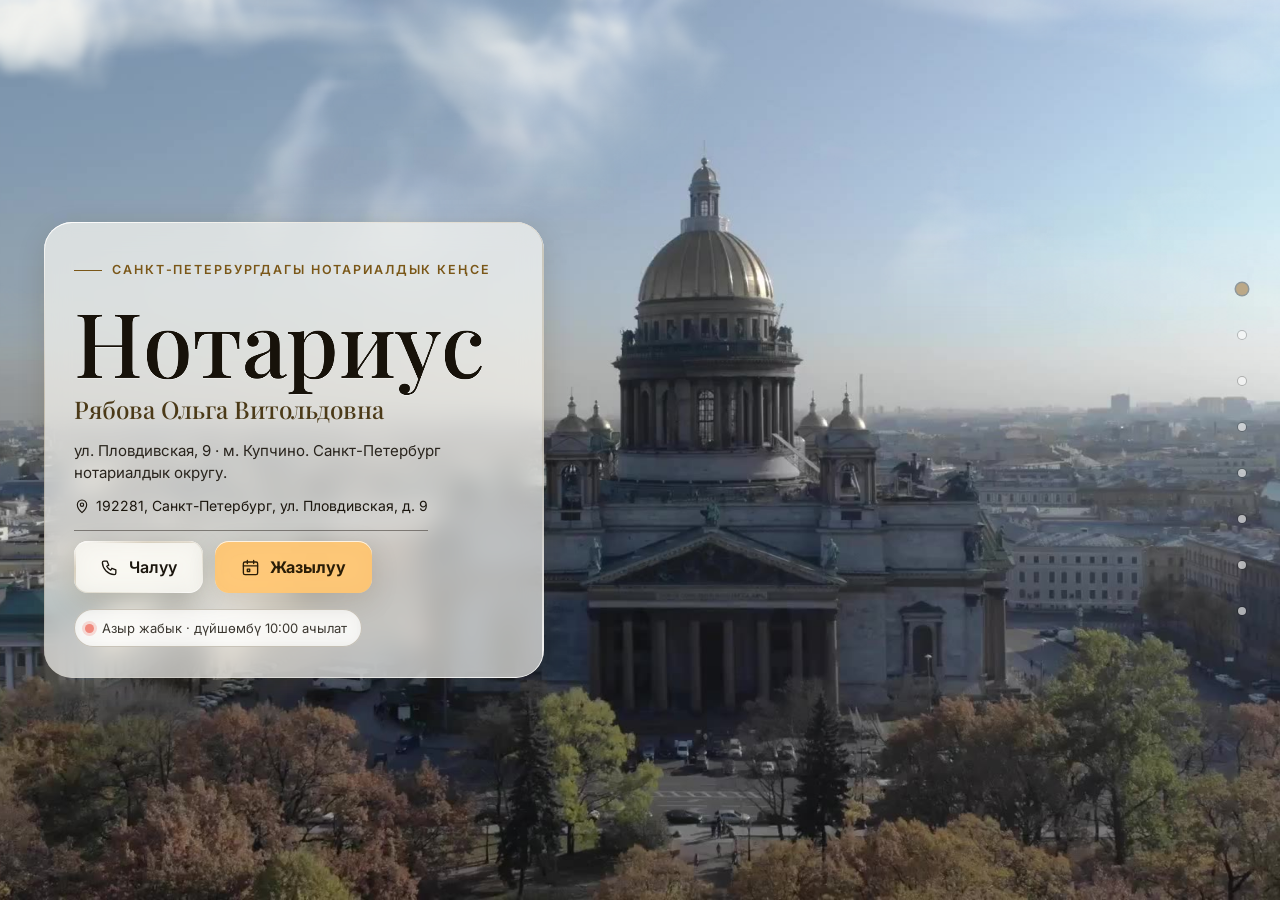
<file: kg/index.html>
<!DOCTYPE html>
<html lang="ky" data-theme="light">
<head>
<meta charset="utf-8">
<meta name="viewport" content="width=device-width, initial-scale=1, viewport-fit=cover">
<title>Нотариус Рябова О. В. — ул. Пловдивская, 9, Санкт-Петербург</title>
<meta name="description" content="Нотариус Рябова О. В., ул. Пловдивская, 9. Мурас, ишеним каттар, кыймылсыз мүлк келишимдери, ЖЧК. Жазылуу: +7 (812) 708-19-17.">
<meta name="robots" content="noindex, nofollow, noarchive">
<meta name="geo.region" content="RU-SPE">
<meta name="geo.placename" content="Санкт-Петербург">
<meta name="geo.position" content="59.8414922;30.3906568">
<meta name="ICBM" content="59.8414922, 30.3906568">
<link rel="canonical" href="https://kristall2002-art.github.io/etalon-b-ryabova/kg/">
<link rel="alternate" hreflang="ru" href="https://kristall2002-art.github.io/etalon-b-ryabova/">
<link rel="alternate" hreflang="en" href="https://kristall2002-art.github.io/etalon-b-ryabova/en/">
<link rel="alternate" hreflang="uz" href="https://kristall2002-art.github.io/etalon-b-ryabova/uz/">
<link rel="alternate" hreflang="tg" href="https://kristall2002-art.github.io/etalon-b-ryabova/tg/">
<link rel="alternate" hreflang="ky" href="https://kristall2002-art.github.io/etalon-b-ryabova/kg/">
<link rel="alternate" hreflang="az" href="https://kristall2002-art.github.io/etalon-b-ryabova/az/">
<link rel="alternate" hreflang="zh" href="https://kristall2002-art.github.io/etalon-b-ryabova/zh/">
<link rel="alternate" hreflang="x-default" href="https://kristall2002-art.github.io/etalon-b-ryabova/">
<meta property="og:type" content="website">
<meta property="og:locale" content="ky_KG">
<meta property="og:site_name" content="Нотариус Рябова">
<meta property="og:title" content="Нотариус Рябова О. В. — ул. Пловдивская, 9, Санкт-Петербург">
<meta property="og:description" content="Нотариус Рябова О. В., ул. Пловдивская, 9. Мурас, ишеним каттар, кыймылсыз мүлк келишимдери, ЖЧК. Жазылуу: +7 (812) 708-19-17.">
<meta property="og:url" content="https://kristall2002-art.github.io/etalon-b-ryabova/kg/">
<meta property="og:image" content="https://kristall2002-art.github.io/etalon-b-ryabova/img/hero-poster.jpg">
<meta name="twitter:card" content="summary_large_image">
<meta name="twitter:title" content="Нотариус Рябова О. В. — ул. Пловдивская, 9, Санкт-Петербург">
<meta name="twitter:description" content="Нотариус Рябова О. В., ул. Пловдивская, 9. Мурас, ишеним каттар, кыймылсыз мүлк келишимдери, ЖЧК. Жазылуу: +7 (812) 708-19-17.">
<meta name="twitter:image" content="https://kristall2002-art.github.io/etalon-b-ryabova/img/hero-poster.jpg">
<meta name="theme-color" content="#f8f8f8">
<link rel="icon" href="data:image/svg+xml,%3Csvg%20xmlns%3D%22http%3A//www.w3.org/2000/svg%22%20viewBox%3D%220%200%2064%2064%22%3E%3Crect%20width%3D%2264%22%20height%3D%2264%22%20rx%3D%2214%22%20fill%3D%22%23665230%22/%3E%3Ctext%20x%3D%2232%22%20y%3D%2248%22%20text-anchor%3D%22middle%22%20font-family%3D%22Georgia%2Cserif%22%20font-size%3D%2242%22%20fill%3D%22%23fff%22%3E%C2%A7%3C/text%3E%3C/svg%3E">
<script>document.documentElement.classList.add('js');try{var _i=parseInt(localStorage.getItem('nb_fs2'),10),_f=[1,1.15,1.3,1.5][_i];if(_f)document.documentElement.style.setProperty('--fs',_f)}catch(e){}</script>
<style id="hero-timing">:root{--hero-d:1.2s}</style>
<link rel="preload" as="image" href="../img/hero-poster.jpg" fetchpriority="high">
<!-- шрифты лежат внутри сайта: Google Fonts у российской аудитории режется -->
<style>
@font-face{font-family:'Inter';font-style:normal;font-weight:400;font-display:swap;src:url(../assets/fonts/inter-400-cyrillic-ext.woff2) format('woff2');unicode-range:U+0460-052F, U+1C80-1C8A, U+20B4, U+2DE0-2DFF, U+A640-A69F, U+FE2E-FE2F}
@font-face{font-family:'Inter';font-style:normal;font-weight:400;font-display:swap;src:url(../assets/fonts/inter-400-cyrillic.woff2) format('woff2');unicode-range:U+0301, U+0400-045F, U+0490-0491, U+04B0-04B1, U+2116}
@font-face{font-family:'Inter';font-style:normal;font-weight:400;font-display:swap;src:url(../assets/fonts/inter-400-latin-ext.woff2) format('woff2');unicode-range:U+0100-02BA, U+02BD-02C5, U+02C7-02CC, U+02CE-02D7, U+02DD-02FF, U+0304, U+0308, U+0329, U+1D00-1DBF, U+1E00-1E9F, U+1EF2-1EFF, U+2020, U+20A0-20AB, U+20AD-20C0, U+2113, U+2C60-2C7F, U+A720-A7FF}
@font-face{font-family:'Inter';font-style:normal;font-weight:400;font-display:swap;src:url(../assets/fonts/inter-400-latin.woff2) format('woff2');unicode-range:U+0000-00FF, U+0131, U+0152-0153, U+02BB-02BC, U+02C6, U+02DA, U+02DC, U+0304, U+0308, U+0329, U+2000-206F, U+20AC, U+2122, U+2191, U+2193, U+2212, U+2215, U+FEFF, U+FFFD}
@font-face{font-family:'Inter';font-style:normal;font-weight:500;font-display:swap;src:url(../assets/fonts/inter-500-cyrillic-ext.woff2) format('woff2');unicode-range:U+0460-052F, U+1C80-1C8A, U+20B4, U+2DE0-2DFF, U+A640-A69F, U+FE2E-FE2F}
@font-face{font-family:'Inter';font-style:normal;font-weight:500;font-display:swap;src:url(../assets/fonts/inter-500-cyrillic.woff2) format('woff2');unicode-range:U+0301, U+0400-045F, U+0490-0491, U+04B0-04B1, U+2116}
@font-face{font-family:'Inter';font-style:normal;font-weight:500;font-display:swap;src:url(../assets/fonts/inter-500-latin-ext.woff2) format('woff2');unicode-range:U+0100-02BA, U+02BD-02C5, U+02C7-02CC, U+02CE-02D7, U+02DD-02FF, U+0304, U+0308, U+0329, U+1D00-1DBF, U+1E00-1E9F, U+1EF2-1EFF, U+2020, U+20A0-20AB, U+20AD-20C0, U+2113, U+2C60-2C7F, U+A720-A7FF}
@font-face{font-family:'Inter';font-style:normal;font-weight:500;font-display:swap;src:url(../assets/fonts/inter-500-latin.woff2) format('woff2');unicode-range:U+0000-00FF, U+0131, U+0152-0153, U+02BB-02BC, U+02C6, U+02DA, U+02DC, U+0304, U+0308, U+0329, U+2000-206F, U+20AC, U+2122, U+2191, U+2193, U+2212, U+2215, U+FEFF, U+FFFD}
@font-face{font-family:'Inter';font-style:normal;font-weight:600;font-display:swap;src:url(../assets/fonts/inter-600-cyrillic-ext.woff2) format('woff2');unicode-range:U+0460-052F, U+1C80-1C8A, U+20B4, U+2DE0-2DFF, U+A640-A69F, U+FE2E-FE2F}
@font-face{font-family:'Inter';font-style:normal;font-weight:600;font-display:swap;src:url(../assets/fonts/inter-600-cyrillic.woff2) format('woff2');unicode-range:U+0301, U+0400-045F, U+0490-0491, U+04B0-04B1, U+2116}
@font-face{font-family:'Inter';font-style:normal;font-weight:600;font-display:swap;src:url(../assets/fonts/inter-600-latin-ext.woff2) format('woff2');unicode-range:U+0100-02BA, U+02BD-02C5, U+02C7-02CC, U+02CE-02D7, U+02DD-02FF, U+0304, U+0308, U+0329, U+1D00-1DBF, U+1E00-1E9F, U+1EF2-1EFF, U+2020, U+20A0-20AB, U+20AD-20C0, U+2113, U+2C60-2C7F, U+A720-A7FF}
@font-face{font-family:'Inter';font-style:normal;font-weight:600;font-display:swap;src:url(../assets/fonts/inter-600-latin.woff2) format('woff2');unicode-range:U+0000-00FF, U+0131, U+0152-0153, U+02BB-02BC, U+02C6, U+02DA, U+02DC, U+0304, U+0308, U+0329, U+2000-206F, U+20AC, U+2122, U+2191, U+2193, U+2212, U+2215, U+FEFF, U+FFFD}
@font-face{font-family:'Inter';font-style:normal;font-weight:700;font-display:swap;src:url(../assets/fonts/inter-700-cyrillic-ext.woff2) format('woff2');unicode-range:U+0460-052F, U+1C80-1C8A, U+20B4, U+2DE0-2DFF, U+A640-A69F, U+FE2E-FE2F}
@font-face{font-family:'Inter';font-style:normal;font-weight:700;font-display:swap;src:url(../assets/fonts/inter-700-cyrillic.woff2) format('woff2');unicode-range:U+0301, U+0400-045F, U+0490-0491, U+04B0-04B1, U+2116}
@font-face{font-family:'Inter';font-style:normal;font-weight:700;font-display:swap;src:url(../assets/fonts/inter-700-latin-ext.woff2) format('woff2');unicode-range:U+0100-02BA, U+02BD-02C5, U+02C7-02CC, U+02CE-02D7, U+02DD-02FF, U+0304, U+0308, U+0329, U+1D00-1DBF, U+1E00-1E9F, U+1EF2-1EFF, U+2020, U+20A0-20AB, U+20AD-20C0, U+2113, U+2C60-2C7F, U+A720-A7FF}
@font-face{font-family:'Inter';font-style:normal;font-weight:700;font-display:swap;src:url(../assets/fonts/inter-700-latin.woff2) format('woff2');unicode-range:U+0000-00FF, U+0131, U+0152-0153, U+02BB-02BC, U+02C6, U+02DA, U+02DC, U+0304, U+0308, U+0329, U+2000-206F, U+20AC, U+2122, U+2191, U+2193, U+2212, U+2215, U+FEFF, U+FFFD}
@font-face{font-family:'Playfair Display';font-style:normal;font-weight:500;font-display:swap;src:url(../assets/fonts/playfair-display-500-cyrillic.woff2) format('woff2');unicode-range:U+0301, U+0400-045F, U+0490-0491, U+04B0-04B1, U+2116}
@font-face{font-family:'Playfair Display';font-style:normal;font-weight:500;font-display:swap;src:url(../assets/fonts/playfair-display-500-latin-ext.woff2) format('woff2');unicode-range:U+0100-02BA, U+02BD-02C5, U+02C7-02CC, U+02CE-02D7, U+02DD-02FF, U+0304, U+0308, U+0329, U+1D00-1DBF, U+1E00-1E9F, U+1EF2-1EFF, U+2020, U+20A0-20AB, U+20AD-20C0, U+2113, U+2C60-2C7F, U+A720-A7FF}
@font-face{font-family:'Playfair Display';font-style:normal;font-weight:500;font-display:swap;src:url(../assets/fonts/playfair-display-500-latin.woff2) format('woff2');unicode-range:U+0000-00FF, U+0131, U+0152-0153, U+02BB-02BC, U+02C6, U+02DA, U+02DC, U+0304, U+0308, U+0329, U+2000-206F, U+20AC, U+2122, U+2191, U+2193, U+2212, U+2215, U+FEFF, U+FFFD}
@font-face{font-family:'Playfair Display';font-style:normal;font-weight:600;font-display:swap;src:url(../assets/fonts/playfair-display-600-cyrillic.woff2) format('woff2');unicode-range:U+0301, U+0400-045F, U+0490-0491, U+04B0-04B1, U+2116}
@font-face{font-family:'Playfair Display';font-style:normal;font-weight:600;font-display:swap;src:url(../assets/fonts/playfair-display-600-latin-ext.woff2) format('woff2');unicode-range:U+0100-02BA, U+02BD-02C5, U+02C7-02CC, U+02CE-02D7, U+02DD-02FF, U+0304, U+0308, U+0329, U+1D00-1DBF, U+1E00-1E9F, U+1EF2-1EFF, U+2020, U+20A0-20AB, U+20AD-20C0, U+2113, U+2C60-2C7F, U+A720-A7FF}
@font-face{font-family:'Playfair Display';font-style:normal;font-weight:600;font-display:swap;src:url(../assets/fonts/playfair-display-600-latin.woff2) format('woff2');unicode-range:U+0000-00FF, U+0131, U+0152-0153, U+02BB-02BC, U+02C6, U+02DA, U+02DC, U+0304, U+0308, U+0329, U+2000-206F, U+20AC, U+2122, U+2191, U+2193, U+2212, U+2215, U+FEFF, U+FFFD}
/* ===== Notary site — generator stylesheet (light warm base, dark theme by toggle) ===== */
:root{
  --p100:#665230; --p90:#97825e; --p80:#bba887; --p70:#c2b9a9; --p50:#dad5ce; --p40:#e0dedb;
  --p30:#eeece9; --p20:#f1f1f0; --p10:#f8f8f8; --n100:#0e0f11; --n90:#3c404b; --n10:#fff;

  --bg:var(--p10); --bg2:var(--p20); --bg3:var(--p30); --card:var(--n10); --text:var(--n100); --muted:var(--n90);
  --line:var(--p50); --line2:var(--p40); --accent:var(--p90); --accent-d:var(--p100); --accent-l:var(--p80); --accent-soft:var(--p30);
  --on-accent:#fff; --shadow:0 1px 10px rgba(51,51,51,.10); --shadow-lg:0 12px 40px rgba(30,24,10,.14);
  --hero-ov1:rgba(14,15,17,.72); --hero-ov2:rgba(14,15,17,.30); --sec-ov:rgba(248,248,248,.72);
  --ok:#2e8b57; --bad:#b4453b;
  /* те же цвета составляющими: rgba() понимают все браузеры, color-mix() — нет */
  --bg-rgb:248,248,248; --card-rgb:255,255,255; --accent-rgb:151,130,94; --ok-rgb:46,139,87;

  --zc:var(--fs); --fs:1; --vwu:calc(1vw / var(--fs)); --vhu:calc(1vh / var(--fs));   /* масштаб текста (А−/А+) и «честные» vw/vh под ним */
  --hdr-h:68px; --bar-h:70px; --vh:calc(100*var(--vhu)); --gap:24px; --radius:14px; --radius-s:10px;
  --font:"Inter",Tahoma,Arial,sans-serif; --serif:"Playfair Display",Georgia,"Times New Roman",serif;
  --ease:cubic-bezier(.65,.05,.36,1); --speed:520ms;
}
html[data-theme="dark"]{
  --bg:#17150f; --bg2:#1d1a13; --bg3:#252117; --card:#221e15; --text:#f1ebdf; --muted:#b9ae98;
  --line:#3a3325; --line2:#2f2a1e; --accent:#c9b17f; --accent-d:#e0cf9f; --accent-l:#8d7b58; --accent-soft:#2a251a;
  --on-accent:#17150f; --shadow:0 1px 12px rgba(0,0,0,.45); --shadow-lg:0 14px 40px rgba(0,0,0,.55);
  --hero-ov1:rgba(10,9,6,.80); --hero-ov2:rgba(10,9,6,.40); --sec-ov:rgba(16,15,12,.76);
  --bg-rgb:23,21,15; --card-rgb:34,30,21; --accent-rgb:201,177,127;
}

*,*::before,*::after{box-sizing:border-box}
/* А−/А+: весь сайт — шапка, плашки, меню, формы, окна — растёт пропорционально, как при увеличении масштаба в браузере */
html{-webkit-text-size-adjust:100%;scroll-behavior:auto;zoom:var(--fs,1)}
html,body{height:100%;margin:0;overflow:hidden;background:var(--bg);color:var(--text);
  font-family:var(--font);font-size:16px;line-height:1.55;-webkit-font-smoothing:antialiased}
body{overscroll-behavior:none;position:relative}
a{color:inherit;text-decoration:none}
img{display:block;max-width:100%}
button{font:inherit;color:inherit;background:none;border:0;padding:0;cursor:pointer}
input,select,textarea{font:inherit;color:inherit}
h1,h2,h3,h4,p{margin:0}
ul{margin:0;padding:0;list-style:none}
svg{display:block}
.ico{width:22px;height:22px;stroke:currentColor;fill:none;stroke-width:1.7;stroke-linecap:round;stroke-linejoin:round;flex:none}
.vh{position:absolute!important;width:1px;height:1px;overflow:hidden;clip:rect(0 0 0 0);white-space:nowrap}

/* ---------- typography helpers ---------- */
.kicker{display:inline-flex;align-items:center;gap:10px;font-size:13px;font-weight:600;letter-spacing:.14em;text-transform:uppercase;color:var(--accent)}
.kicker::before{content:"";width:28px;height:1px;background:var(--accent)}
.h2{font-size:clamp(26px,calc(3.2*var(--vwu,1vw)),40px);font-weight:600;letter-spacing:-.02em;line-height:1.12;margin-top:10px}
.lead{color:var(--muted);font-size:17px;max-width:640px;margin-top:12px}
.sec-head{margin-bottom:28px}
#contacts .sec-head{margin-bottom:18px}

/* ---------- buttons ---------- */
.btn{display:inline-flex;align-items:center;justify-content:center;gap:10px;min-height:48px;padding:0 22px;border-radius:999px;
  font-weight:600;font-size:15px;line-height:1;border:1.5px solid transparent;transition:background .25s,color .25s,border-color .25s,transform .2s,box-shadow .25s;white-space:nowrap}
.btn:active{transform:translateY(1px)}
.btn-primary{background:var(--accent-d);color:var(--on-accent);border-color:var(--accent-d)}
.btn-primary:hover{background:var(--accent);border-color:var(--accent);color:#fff}
html[data-theme="dark"] .btn-primary:hover{color:#17150f}
.btn-ghost{border-color:var(--line);color:var(--text);background:var(--card)}
.btn-ghost:hover{border-color:var(--accent);color:var(--accent-d)}
.btn-light{background:rgba(255,255,255,.14);color:#fff;border-color:rgba(255,255,255,.55);backdrop-filter:blur(6px)}
.btn-light:hover{background:#fff;color:var(--n100)}
.btn-white{background:#fff;color:var(--n100);border-color:#fff}
.btn-white:hover{background:var(--p30);border-color:var(--p30)}
.btn .ico{width:18px;height:18px}
.btn-sm{min-height:44px;padding:0 16px;font-size:14px}

/* ---------- header ---------- */
.hdr{position:fixed;top:0;left:0;right:0;height:var(--hdr-h);z-index:200;display:flex;align-items:center;
  zoom:calc(1 / var(--zc,1)); --vwu:1vw; --vhu:1vh;   /* А−/А+ шапку не трогают: она всегда как при 100 % (страница в zoom, шапка — встречный zoom) */
  background:rgba(var(--bg-rgb),.88);backdrop-filter:blur(12px);-webkit-backdrop-filter:blur(12px);
  border-bottom:1px solid var(--line2);transition:background .3s}
.hdr-in{width:100%;max-width:1280px;margin:0 auto;padding:0 28px;display:flex;align-items:center;gap:24px}
.brand{display:flex;align-items:center;gap:12px;min-width:0;min-height:44px}
.mono-img{object-fit:contain;background:#fff;padding:2px;box-sizing:border-box}
.mono{width:42px;height:42px;border-radius:12px;background:var(--accent-d);color:var(--on-accent);display:grid;place-items:center;
  font-family:var(--serif);font-size:20px;font-weight:600;flex:none;letter-spacing:.02em}
.brand-t{display:flex;flex-direction:column;line-height:1.15;min-width:0}
.brand-n{font-weight:600;font-size:15px;white-space:nowrap;overflow:hidden;text-overflow:ellipsis}
.brand-s{font-size:13px;color:var(--muted);white-space:nowrap;overflow:hidden;text-overflow:ellipsis}
.nav{display:flex;align-items:center;gap:4px;margin-left:auto}
.nav > li{position:relative}
.nav-a{display:inline-flex;align-items:center;gap:6px;min-height:44px;padding:10px 12px;border-radius:8px;font-size:14px;font-weight:500;color:var(--text);opacity:.8;transition:opacity .2s,background .2s}
.nav-a:hover,.nav-a.cur,.nav > li.open > .nav-a{opacity:1;background:var(--bg3)}
.nav-a .chev{width:14px;height:14px;transition:transform .25s}
.nav > li.open > .nav-a .chev{transform:rotate(180deg)}
.hdr-tools{display:flex;align-items:center;gap:6px;margin-left:8px}
.tool{width:44px;height:44px;border-radius:10px;display:grid;place-items:center;color:var(--text);opacity:.8;transition:background .2s,opacity .2s}
.tool:hover{background:var(--bg3);opacity:1}
.tool .ico{width:20px;height:20px}
.tool-lang{width:auto;padding:0 10px;gap:6px;font-size:13px;font-weight:600;letter-spacing:.04em;display:flex;align-items:center}
.lang-wrap{position:relative}
.lang-dd{position:absolute;right:0;top:calc(100% + 8px);background:var(--card);border:1px solid var(--line);border-radius:12px;box-shadow:var(--shadow-lg);
  padding:6px;min-width:190px;display:none;z-index:210}
.lang-wrap.open .lang-dd{display:block}
.lang-dd button,.lang-dd a{display:flex;width:100%;align-items:center;gap:10px;min-height:44px;padding:9px 12px;border-radius:8px;font-size:14px;text-align:left}
.lang-dd button:hover,.lang-dd a:hover{background:var(--bg3)}
.lang-dd button.cur,.lang-dd a.cur{color:var(--accent-d);font-weight:600}
.lang-dd b{font-size:13px;letter-spacing:.08em;width:26px;color:var(--muted)}
.hdr-book{margin-left:4px}
.burger{display:none}
.moon,.sun{display:none}
html[data-theme="dark"] .sun{display:block}
html:not([data-theme="dark"]) .moon{display:block}

/* mega menu */
.mega{position:absolute;left:50%;top:calc(100% + 10px);transform:translateX(-50%);width:min(980px,calc(calc(100*var(--vwu,1vw)) - 40px));
  background:var(--card);border:1px solid var(--line);border-radius:16px;box-shadow:var(--shadow-lg);padding:20px;display:none;z-index:210}
.nav > li.open > .mega{display:block}
.mega-head{display:flex;justify-content:space-between;align-items:baseline;gap:16px;padding:0 6px 14px;border-bottom:1px solid var(--line2);margin-bottom:12px}
.mega-head b{font-size:14px}
.mega-head span{font-size:13px;color:var(--muted)}
.mega-grid{display:grid;grid-template-columns:repeat(2,1fr);gap:4px}
.mega-it{display:flex;gap:12px;align-items:flex-start;padding:10px 12px;border-radius:10px;text-align:left;width:100%;transition:background .2s}
.mega-it:hover{background:var(--bg3)}
.mega-it .cic{width:38px;height:38px;border-radius:10px;background:var(--accent-soft);color:var(--accent-d);display:grid;place-items:center;flex:none}
.mega-it .cic .ico{width:20px;height:20px}
.mega-it b{display:block;font-size:14px;font-weight:600}
.mega-it small{display:block;font-size:13px;color:var(--muted);line-height:1.35;margin-top:2px}
.mega-it em{font-style:normal;font-size:13px;color:var(--accent);margin-top:3px;display:block}

/* mobile menu */
.mmenu{position:fixed;top:calc(var(--hdr-h) / var(--zc,1));left:0;right:0;bottom:var(--bar-h);z-index:190;background:var(--bg);overflow-y:auto;padding:14px 18px 30px;display:none}
.mmenu.open{display:block}
.mmenu a,.mmenu .macc > button{display:flex;align-items:center;justify-content:space-between;width:100%;padding:14px 6px;border-bottom:1px solid var(--line2);font-size:17px;font-weight:500;text-align:left}
.mmenu .macc > button .chev{width:18px;height:18px;transition:transform .25s}
.mmenu .macc.open > button .chev{transform:rotate(180deg)}
.mmenu .macc-list{display:none;padding:4px 0 8px}
.mmenu .macc.open .macc-list{display:block}
.mmenu .macc-list button{display:flex;align-items:center;gap:12px;width:100%;padding:11px 8px;border-radius:10px;text-align:left;font-size:15px}
.mmenu .macc-list button:hover{background:var(--bg3)}
.mmenu .macc-list .cic{width:32px;height:32px;border-radius:8px;background:var(--accent-soft);color:var(--accent-d);display:grid;place-items:center;flex:none}
.mmenu .macc-list .cic .ico{width:17px;height:17px}
.mmenu-foot{display:flex;flex-wrap:wrap;gap:8px;margin-top:18px}
.mmenu-foot .btn{flex:1}

/* ---------- full-page scroller ---------- */
.fp{position:relative;width:100%;height:var(--vh);overflow:hidden}
.fp-track{will-change:transform;transition:transform var(--speed) var(--ease)}
.fp-track.no-anim{transition:none}
.sec{position:relative;height:var(--vh);width:100%;overflow:hidden}
.sec-scroll{height:100%;overflow-y:auto;overflow-x:hidden;display:flex;flex-direction:column;
  padding:calc(var(--hdr-h) / var(--zc,1) + 20px) 28px calc(var(--bar-h) + 96px);-webkit-overflow-scrolling:touch;scrollbar-width:thin;scrollbar-color:var(--line) transparent}
.wrap{margin:auto;width:100%;max-width:1180px}
.sec-alt{background:var(--bg2)}

/* reveal animation */
.rv{opacity:0;transform:translateY(18px);transition:opacity .7s ease,transform .7s ease;transition-delay:calc(var(--i,0) * 90ms)}
.sec.active .rv{opacity:1;transform:none}

/* side dots */
.dots{position:fixed;right:16px;top:50%;transform:translateY(-50%);z-index:150;display:flex;flex-direction:column;gap:2px}
.dots button{position:relative;width:44px;height:44px;display:grid;place-items:center}
.dots button::after{content:"";width:8px;height:8px;border-radius:50%;background:var(--muted);opacity:.45;transition:transform .25s,opacity .25s,background .25s}
.dots button:hover::after{opacity:.9}
.dots button.cur::after{background:var(--accent);opacity:1;transform:scale(1.5)}
.dots button span{position:absolute;right:32px;top:50%;transform:translateY(-50%) translateX(6px);background:var(--n100);color:#fff;font-size:13px;
  padding:5px 10px;border-radius:6px;white-space:nowrap;opacity:0;pointer-events:none;transition:opacity .2s,transform .2s}
.dots button:hover span{opacity:1;transform:translateY(-50%)}
.sec-hero ~ .dots{color:#fff}
body[data-sec="0"] .dots button::after{background:#fff}
body[data-sec="0"] .dots button.cur::after{background:var(--p80)}

.sec:not(.sec-hero) .sec-scroll{position:relative;z-index:1}

.status{display:inline-flex;align-items:center;gap:8px;padding:8px 14px 8px 10px;border-radius:999px;background:rgba(255,255,255,.12);border:1px solid rgba(255,255,255,.28);font-size:13px;backdrop-filter:blur(6px)}
.status i{width:9px;height:9px;border-radius:50%;background:#7bd389;box-shadow:0 0 0 3px rgba(123,211,137,.28)}
.status.closed i{background:#f08a7e;box-shadow:0 0 0 3px rgba(240,138,126,.28)}
.status.soon i{background:#f0c674;box-shadow:0 0 0 3px rgba(240,198,116,.28)}
.status span{opacity:.85}
.addr-link{display:inline-flex;align-items:center;gap:6px;border-bottom:1px solid currentColor;padding:13px 0 14px;margin:-13px 0 -14px;transition:color .2s}
.addr-link:hover{color:var(--accent)}
.addr-link .ico{width:16px;height:16px}

/* ---------- services ---------- */
.svc-grid{display:grid;grid-template-columns:repeat(5,1fr);gap:14px}
.svc{display:flex;flex-direction:column;align-items:flex-start;gap:10px;padding:18px 16px 16px;border-radius:var(--radius);background:var(--card);border:1px solid var(--line2);
  text-align:left;min-height:170px;transition:transform .25s,box-shadow .25s,border-color .25s;position:relative}
.svc:hover{transform:translateY(-3px);box-shadow:var(--shadow-lg);border-color:var(--accent-l)}
.svc .cic{width:44px;height:44px;border-radius:12px;background:var(--accent-soft);color:var(--accent-d);display:grid;place-items:center}
.svc b{font-size:15px;font-weight:600;line-height:1.3}
.svc small{font-size:13px;color:var(--muted);line-height:1.35}
.svc em{font-style:normal;font-size:13px;color:var(--accent);margin-top:auto;padding-top:6px;display:inline-flex;align-items:center;gap:4px}
.svc em .ico{width:12px;height:12px}

/* ---------- about ---------- */
.about{display:grid;grid-template-columns:1.15fr .85fr;gap:48px;align-items:start}
.about-txt p{color:var(--muted);margin-top:14px;font-size:16px}
.about-txt p:first-of-type{color:var(--text)}
.quote{margin-top:22px;padding:16px 20px;border-left:3px solid var(--accent);background:var(--card);border-radius:0 12px 12px 0;font-family:var(--serif);font-size:18px;line-height:1.45;color:var(--text)}
.creds{display:grid;gap:10px}
.cred{display:flex;gap:14px;align-items:center;padding:14px 16px;border-radius:12px;background:var(--card);border:1px solid var(--line2)}
.cred .cic{width:40px;height:40px;border-radius:10px;background:var(--accent-soft);color:var(--accent-d);display:grid;place-items:center;flex:none}
.cred .cic .ico{width:20px;height:20px}
.cred small{display:block;font-size:13px;color:var(--muted);text-transform:uppercase;letter-spacing:.06em}
.cred b{display:block;font-size:15px;font-weight:600;line-height:1.3}
.chips{display:flex;flex-wrap:wrap;gap:8px;margin-top:16px}
.chips li{padding:8px 14px;border-radius:999px;border:1px solid var(--accent-l);color:var(--accent-d);font-size:13.5px;font-weight:500;background:var(--card)}
.strong-lbl{margin-top:22px;font-size:13px;text-transform:uppercase;letter-spacing:.1em;color:var(--muted)}

/* ---------- how ---------- */
.steps{display:grid;grid-template-columns:repeat(5,1fr);gap:16px;position:relative;margin-top:14px}
.steps::before{content:"";position:absolute;left:8%;right:8%;top:30px;height:1px;background:var(--line)}
.step{position:relative;padding:0 8px}
.step-n{width:60px;height:60px;border-radius:50%;background:var(--card);border:1.5px solid var(--accent-l);color:var(--accent-d);display:grid;place-items:center;
  font-family:var(--serif);font-size:24px;font-weight:600;position:relative;z-index:1;transition:background .4s,color .4s}
.sec.active .step-n{animation:pop .6s var(--ease) both;animation-delay:calc(var(--i) * 140ms + 150ms)}
@keyframes pop{0%{transform:scale(.6);opacity:0}60%{transform:scale(1.08);opacity:1}100%{transform:scale(1)}}
.step b{display:block;margin-top:16px;font-size:17px;font-weight:600}
.step p{color:var(--muted);font-size:14.5px;margin-top:6px}

/* ---------- reviews ---------- */
.reviews{display:grid;grid-template-columns:300px 1fr;gap:28px;align-items:start}
.rsum{background:var(--card);border:1px solid var(--line2);border-radius:var(--radius);padding:26px 24px;text-align:center}
.rsum .big{font-family:var(--serif);font-size:64px;line-height:1;font-weight:500;color:var(--accent-d)}
.stars{display:inline-flex;gap:3px;--fill:100%}
.stars svg{width:20px;height:20px}
.stars .st{fill:var(--line);stroke:none}
.stars .st.on{fill:#e7b73b}
.stars .st.half{fill:url(#halfgrad)}
.rsum .stars{margin-top:8px}
.rsum p{color:var(--muted);font-size:13.5px;margin-top:10px;line-height:1.4}
.rsum .btn{margin-top:16px;width:100%}
.rsum .gis{display:block;margin:10px 0 -14px;padding:14px 0;font-size:13px;color:var(--accent-d);text-decoration:underline;text-underline-offset:3px}
.rgrid{display:grid;grid-template-columns:repeat(2,1fr);gap:14px}
.rev{background:var(--card);border:1px solid var(--line2);border-radius:var(--radius);padding:20px;display:flex;flex-direction:column;gap:10px}
.rev .stars svg{width:15px;height:15px}
.rev p{font-size:14.5px;line-height:1.5;flex:1}
.rev p::before{content:"“";font-family:var(--serif);color:var(--accent);font-size:22px;line-height:0;margin-right:4px;vertical-align:-6px}
.rev-meta{display:flex;flex-wrap:wrap;justify-content:space-between;gap:4px 10px;align-items:baseline;font-size:13px;color:var(--muted)}
.rev-meta b{color:var(--text);font-weight:600}
.rev-src{display:inline-flex;align-items:center;gap:5px;white-space:nowrap;margin-left:auto}
.rev-src i{width:6px;height:6px;border-radius:50%;background:var(--accent)}
.rev-sample{color:var(--muted);font-style:italic;opacity:.85}
.rev-real{color:var(--accent-d);font-weight:600}
.rev-real i{background:var(--ok)}
.rev-is-real{border-color:var(--accent-l)}
.demo-note{margin-top:14px;max-width:760px;font-size:13.5px;line-height:1.45;color:var(--muted);background:var(--accent-soft);
  border-left:3px solid var(--accent);border-radius:0 8px 8px 0;padding:8px 12px}
.rnote{margin-top:14px;font-size:13px;color:var(--muted)}

/* ---------- faq ---------- */
.faq{display:grid;grid-template-columns:1fr 1fr;gap:0 32px;align-items:start}
.faq-col{display:flex;flex-direction:column}
.fq{border-bottom:1px solid var(--line)}
.fq > button{display:flex;width:100%;align-items:center;justify-content:space-between;gap:16px;min-height:44px;padding:16px 4px;text-align:left;font-weight:600;font-size:15.5px;line-height:1.35}
.fq > button .pl{width:26px;height:26px;border-radius:50%;border:1px solid var(--line);display:grid;place-items:center;flex:none;color:var(--accent-d);transition:transform .3s,background .3s}
.fq > button .pl .ico{width:14px;height:14px}
.fq.open > button .pl{transform:rotate(45deg);background:var(--accent-soft)}
.fq-a{display:grid;grid-template-rows:0fr;transition:grid-template-rows .35s var(--ease)}
.fq.open .fq-a{grid-template-rows:1fr}
.fq-a > div{overflow:hidden}
.fq-a p{color:var(--muted);font-size:14.5px;padding:0 4px 16px;line-height:1.55}
.fq-a .faq-note{font-size:13px;color:var(--accent-d);padding-bottom:6px}
.fq-a .faq-note:empty{display:none}

/* ---------- contacts ---------- */
.contacts{display:grid;grid-template-columns:1fr 1.05fr 1fr;gap:18px;align-items:stretch}
.contacts .cbox{padding:16px 18px}
.cbox{background:var(--card);border:1px solid var(--line2);border-radius:var(--radius);padding:20px}
.cl{display:grid;gap:12px}
.cl li{display:flex;gap:12px;align-items:flex-start}
.cl .cic{width:36px;height:36px;border-radius:10px;background:var(--accent-soft);color:var(--accent-d);display:grid;place-items:center;flex:none}
.cl .cic .ico{width:18px;height:18px}
.cl small{display:block;font-size:13px;color:var(--muted);text-transform:uppercase;letter-spacing:.06em}
.cl b{display:block;font-weight:500;font-size:15px;line-height:1.4}
.cl a.tel,.cl a.mail{display:block;padding:14px 0;margin:-14px 0}
.cl a.tel:hover,.cl a.mail:hover{color:var(--accent-d)}
.hours-link{display:inline-block;font-size:13px;color:var(--accent-d);text-decoration:underline;text-underline-offset:3px;padding:14px 0;margin:-14px 0}
.cl .msgs{display:flex;gap:8px;margin-top:4px;flex-wrap:wrap}
.cl .msgs a{display:inline-flex;align-items:center;gap:6px;padding:6px 10px;border-radius:8px;border:1px solid var(--line);font-size:13px;min-height:44px}
.cl .msgs a .ico{width:16px;height:16px}
.mapbox{display:flex;flex-direction:column;gap:12px;padding:12px}
.map{flex:1;min-height:280px;border-radius:10px;overflow:hidden;border:1px solid var(--line);background:var(--bg3);position:relative}
.map iframe{width:100%;height:100%;border:0;position:absolute;inset:0}
.map-actions{display:flex;gap:8px;flex-wrap:wrap}
.map-actions .btn{flex:1;min-height:44px;font-size:14px;padding:0 12px}

/* form */
.form h3{font-size:19px;font-weight:600}
.form .fdesc{color:var(--muted);font-size:13.5px;margin-top:6px}
.fg{display:grid;gap:8px;margin-top:12px}
.f2{display:grid;grid-template-columns:1fr 1fr;gap:10px}
.fld{display:flex;flex-direction:column;gap:4px}
.fld label{font-size:13px;color:var(--muted);font-weight:500}
.fld input,.fld select,.fld textarea{width:100%;background:var(--bg);border:1px solid var(--line);border-radius:10px;padding:8px 12px;font-size:14px;transition:border-color .2s,box-shadow .2s;min-height:44px}
.fld textarea{min-height:48px;resize:vertical}
.fld input:focus,.fld select:focus,.fld textarea:focus{outline:0;border-color:var(--accent);box-shadow:0 0 0 3px rgba(var(--accent-rgb),.22)}
.fld.err input,.fld.err select{border-color:var(--bad)}
.ferr{font-size:13px;color:var(--bad);display:none}
.fld.err .ferr{display:block}
.fnote{font-size:13px;color:var(--muted);margin-top:8px;line-height:1.4}
.fok{display:none;margin-top:10px;padding:10px 12px;border-radius:10px;background:rgba(var(--ok-rgb),.12);color:var(--ok);font-size:13.5px}
.fok.show{display:block}

.foot{margin-top:18px;padding-top:12px;padding-left:250px;flex-wrap:nowrap;align-items:flex-start;border-top:1px solid var(--line2);display:flex;justify-content:space-between;gap:16px;flex-wrap:wrap;font-size:13px;color:var(--muted)}
.foot p{max-width:none}
.foot .fl{white-space:nowrap;flex:none}
.foot .fl a{margin-left:14px;padding:14px 0;margin-top:-14px;margin-bottom:-14px;display:inline-block;min-width:44px;text-align:center;text-decoration:underline;text-underline-offset:3px}

/* ---------- bottom bar ---------- */
.bar{position:fixed;inset:auto 0 0;z-index:300;background:var(--card);box-shadow:0 -1px 10px rgba(51,51,51,.1);border-top:1px solid var(--line2);
  padding:6px 0;padding-bottom:calc(6px + env(safe-area-inset-bottom,0px))}
.bar-in{display:flex;justify-content:space-around;align-items:center;max-width:1080px;margin:0 auto}
.bi{display:flex;flex-direction:column;align-items:center;gap:5px;padding:8px 24px;border-radius:10px;font-size:13.5px;line-height:1;color:var(--text);opacity:.65;
  transition:opacity .3s,background .3s,color .3s;flex:1;max-width:190px;min-width:0}
.bi span{white-space:nowrap;max-width:100%;overflow:hidden;text-overflow:ellipsis}
.bi .ico{width:24px;height:24px}
.bi:hover{opacity:1;background:var(--bg3)}
.bi.cur{opacity:1;color:var(--accent-d)}


/* ---------- modals ---------- */
.modal{position:fixed;inset:0;z-index:400;background:rgba(14,15,17,.62);display:none;align-items:center;justify-content:center;padding:20px}
.modal.open{display:flex}
.mbox{background:var(--card);color:var(--text);border-radius:18px;width:100%;max-width:560px;max-height:min(calc(86*var(--vhu,1vh)),860px);overflow:auto;padding:26px 26px 22px;position:relative;box-shadow:var(--shadow-lg);
  animation:mup .3s var(--ease)}
@keyframes mup{from{opacity:0;transform:translateY(16px) scale(.98)}to{opacity:1;transform:none}}
.mbox-lg{max-width:760px}
.mclose{position:absolute;top:12px;right:12px;width:44px;height:44px;border-radius:50%;display:grid;place-items:center;color:var(--muted)}
.mclose:hover{background:var(--bg3);color:var(--text)}
.mbox h3{font-size:22px;font-weight:600;padding-right:36px}
.mbox .msub{color:var(--muted);font-size:14px;margin-top:4px}
.hours-t{width:100%;border-collapse:collapse;margin-top:16px;font-size:15px}
.hours-t td{padding:9px 6px;border-bottom:1px solid var(--line2)}
.hours-t td:last-child{text-align:right;font-weight:500;white-space:nowrap}
.hours-t tr.today td{color:var(--accent-d);font-weight:600}
.hours-t tr.today td:first-child::after{content:" · " attr(data-today);font-weight:400;font-size:13px;color:var(--muted)}
.hours-t tr.off td:last-child{color:var(--muted);font-weight:400}
.mnote{margin-top:14px;padding:12px 14px;border-radius:10px;background:var(--bg2);font-size:13.5px;color:var(--muted)}
.mnote b{display:block;color:var(--text);margin-bottom:3px;font-size:13px}
.mcontacts{display:flex;flex-wrap:wrap;gap:8px;margin-top:14px}
.mcontacts a{display:inline-flex;align-items:center;gap:7px;min-height:44px;padding:9px 13px;border-radius:10px;border:1px solid var(--line);font-size:13.5px}
.mcontacts a .ico{width:16px;height:16px}
.mcontacts a:hover{border-color:var(--accent)}
/* способы записи: позвонить, написать на почту, заказать обратный звонок */
.bk-opts{display:grid;gap:10px;margin-top:14px}
.bk-opt{display:flex;align-items:center;gap:14px;min-height:60px;padding:10px 16px;border-radius:14px;border:1px solid var(--line);background:var(--bg3);color:var(--text);font-size:16px;font-weight:600;text-align:left;text-decoration:none;transition:border-color .2s,background .2s}
.bk-opt:hover{border-color:var(--accent);background:var(--accent-soft)}
.bk-opt .ico{width:24px;height:24px;color:var(--accent-d);flex:none}
.bk-opt small{display:block;font-weight:400;font-size:13px;color:var(--muted);margin-top:1px}
.mbox-book{max-width:440px}
/* оплата значками, подпись у общего телефона */
.pay-pills{display:flex;flex-wrap:wrap;gap:6px;margin-top:5px}
.pay-pill{display:inline-flex;align-items:center;gap:6px;padding:4px 11px 4px 9px;border-radius:999px;border:1px solid var(--line);background:var(--bg3);font-size:13px;font-weight:600;line-height:1.3;white-space:nowrap}
.pay-pill .ico{width:15px;height:15px;color:var(--accent-d)}
.pay-pill.pay-logo{background:#fff;border-color:rgba(0,0,0,.12);padding:3px 11px;min-height:28px}
.pay-pill.pay-logo img{display:block;height:17px;width:auto}
.pay-pill.pay-logo img[src$="sbp.svg"]{height:20px}
/* имя нотариуса в шапке целиком: сверху мелко «Нотариус», ниже «Рябова Ольга Витольдовна»; без обрезки и многоточий */
.brand-t{display:flex;flex-direction:column;justify-content:center;gap:2px;line-height:1.1;min-width:0}
.brand-s{display:block;font-size:10.5px;font-weight:600;letter-spacing:.16em;text-transform:uppercase;color:var(--muted);white-space:nowrap;overflow:visible;text-overflow:clip}
.brand-n{font-size:16px;font-weight:600;white-space:nowrap;overflow:visible;text-overflow:clip}
.nav-a{white-space:nowrap}
#navServices{position:static}
.mega{max-height:calc(calc(100*var(--vhu,1vh)) - var(--hdr-h) - 24px);overflow-y:auto;top:calc(100% + 6px);width:min(980px,calc(calc(100*var(--vwu,1vw)) - 32px))}
@media screen and (max-width:760px){.mega-grid{grid-template-columns:1fr}}
@media screen and (max-width:479px){.brand-t{display:flex}.brand-s{font-size:9px;letter-spacing:.14em}.brand-n{font-size:12.5px;white-space:normal;line-height:1.12}}
.bk-inline{grid-template-columns:repeat(3,1fr);gap:8px}
.bk-inline .bk-opt{flex-direction:column;justify-content:center;gap:5px;min-height:76px;padding:9px 6px;font-size:13.5px;text-align:center;line-height:1.2}
.bk-inline .bk-opt .ico{width:22px;height:22px}
.bk-inline .bk-opt small{display:none}
/* services modal */
.svc-list{margin-top:16px;display:grid;grid-template-columns:1fr 1fr;gap:6px}
.svc-list button{display:flex;gap:10px;align-items:center;width:100%;min-height:44px;text-align:left;padding:10px 12px;border-radius:10px;font-size:14px;line-height:1.35;border:1px solid var(--line2);background:var(--bg)}
.svc-list button:hover{border-color:var(--accent);background:var(--accent-soft)}
.svc-list button .ico{width:16px;height:16px;color:var(--accent);margin-top:2px}
.mhint{font-size:13px;color:var(--muted);margin-top:12px}
.mhead{display:flex;gap:14px;align-items:center;padding-right:36px}
.mhead .cic{width:48px;height:48px;border-radius:12px;background:var(--accent-soft);color:var(--accent-d);display:grid;place-items:center;flex:none}

/* ---------- responsive ---------- */
@media (max-width:1200px){
  .svc-grid{grid-template-columns:repeat(5,1fr)}
  .svc{min-height:160px;padding:14px}
  .svc small{display:none}
}
@media screen and (max-width:991px){
  :root{--hdr-h:62px}
  .nav,.hdr-book{display:none}
  .burger{display:grid}
  .hdr-in{padding:0 18px;gap:12px}
}
@media (max-width:991px){
  :root{--bar-h:64px}
  .sec-scroll{padding:calc(var(--hdr-h) / var(--zc,1) + 16px) 22px calc(var(--bar-h) + 96px)}
  .dots{right:8px;gap:8px}
  .dots button span{display:none}
  .svc-grid{grid-template-columns:repeat(3,1fr);gap:10px}
  .svc{min-height:0}
  .about{grid-template-columns:1fr;gap:22px}
  .steps{grid-template-columns:repeat(5,1fr);gap:10px}
  .step-n{width:48px;height:48px;font-size:20px}
  .step b{font-size:15px}.step p{font-size:13px}
  .reviews{grid-template-columns:1fr;gap:16px}
  .rsum{display:flex;align-items:center;gap:18px;text-align:left;padding:16px 18px}
  .rsum .big{font-size:44px}.rsum .stars{margin:0}.rsum p{margin:0;flex:1}.rsum .btn{margin:0;width:auto}.rsum .gis{display:none}
  .faq{grid-template-columns:1fr;gap:0}
  .contacts{grid-template-columns:1fr 1fr}
  .foot{padding-left:0}
  .contacts .form{grid-column:1 / -1}
  .map{min-height:240px}
  .bi{padding:10px 12px;font-size:13px}
}
@media (max-width:767px){
  :root{--bar-h:62px}
  .h2{font-size:26px}
  .lead{font-size:15px}
  .sec-head{margin-bottom:18px}
  .sec-scroll{padding-left:16px;padding-right:16px}
  .svc-grid{grid-template-columns:repeat(2,1fr);gap:10px}
  .svc{padding:12px;gap:8px}
  .svc .cic{width:36px;height:36px}
  .svc b{font-size:13.5px}
  .svc em{display:none}
  .steps{grid-template-columns:1fr;gap:12px}
  .steps::before{left:24px;right:auto;top:10px;bottom:10px;height:auto;width:1px}
  .step{display:grid;grid-template-columns:48px 1fr;gap:14px;align-items:start;padding:0}
  .step-n{grid-row:1 / span 2}
  .step b{margin-top:10px;grid-column:2}
  .step p{grid-column:2;margin-top:2px}
  .rgrid{display:flex;overflow-x:auto;gap:12px;scroll-snap-type:x mandatory;padding-bottom:8px;margin:0 -16px;padding-left:16px;padding-right:16px;scrollbar-width:none}
  .rgrid::-webkit-scrollbar{display:none}
  .rev{flex:0 0 82%;scroll-snap-align:start}
  .rsum{flex-wrap:wrap;gap:12px}
  .rsum p{flex-basis:100%}
  .contacts{grid-template-columns:1fr;gap:14px}
  .contacts .form{grid-column:auto}
  .cbox{padding:16px}
  .map{min-height:220px}
  .f2{grid-template-columns:1fr}
  .foot{flex-direction:column;gap:8px;padding-left:0}
  .bi{padding:8px 4px;font-size:13px;gap:4px}
  .bi .ico{width:22px;height:22px}
  .sec-scroll{padding-bottom:calc(var(--bar-h) + 66px)}
  .mmenu{padding-bottom:80px}
  .demo-note{font-size:13px;padding:7px 10px}
  .mbox{padding:22px 18px 18px;border-radius:16px}
  .svc-list{grid-template-columns:1fr}
  .dots{right:6px;gap:0}
  .dots button{width:44px;height:44px}
  .dots button::after{width:6px;height:6px}
}
@media screen and (max-width:479px){
  :root{--hdr-h:58px}
  .mono{width:36px;height:36px;font-size:17px;border-radius:10px}
  .brand-n{font-size:14px}
  /* тапы в шапке доведены до 44px (см. .tool ниже) — на самой узкой ширине
     текстовому названию рядом с логотипом уже не хватает места без обрезки,
     поэтому в шапке оставляем только логотип-ссылку */
  .tool{width:44px;height:44px}
  .tool-lang{padding:0 8px;width:auto}
  .tool-lang .ico{display:none}
}
@media (max-width:479px){
  :root{--bar-h:60px}
  .svc{padding:11px 10px}
  .svc b{font-size:13px}
  .bi{padding:6px 2px;font-size:13px;gap:4px;width:100%;max-width:none;letter-spacing:-.01em}
  .bi .ico{width:20px;height:20px}
  .bar{padding:5px 0}
  .cl b{font-size:14px}
}
@media (max-height:640px) and (min-width:768px){
  .svc{min-height:0}
}
@media (prefers-reduced-motion:reduce){
  .fp-track{transition-duration:0s}
  .rv{transition:none;opacity:1;transform:none}
}


/* пометка «демонстрационный проект» в подвале */
.foot-demo{margin-top:.5em;font-size:13px;line-height:1.45;opacity:.62}
.foot-demo a{padding:14px 0;margin:-14px 0;display:inline-block;min-width:44px;text-decoration:underline}

/* --- материалы конторы (перенесённый контент клиента) --- */
.info-links{display:flex;flex-wrap:wrap;gap:10px;justify-content:center;margin-top:26px}
.info-links .ilink{display:inline-flex;align-items:center;gap:8px;min-height:44px;padding:9px 16px;border-radius:999px;border:1px solid var(--line);background:var(--card);color:var(--text);font:inherit;font-size:14px;cursor:pointer;transition:background .2s,border-color .2s}
.info-links .ilink:hover{border-color:var(--accent-d);background:var(--bg-alt)}
.info-tabs{display:flex;flex-wrap:wrap;gap:8px;margin:14px 0 4px}
.info-tabs button{min-height:44px;padding:7px 13px;border-radius:999px;border:1px solid var(--line);background:transparent;color:var(--text);font:inherit;font-size:13px;cursor:pointer}
.info-tabs button[aria-selected="true"]{background:var(--accent-d);border-color:var(--accent-d);color:#fff}
.info-body{max-height:min(calc(56*var(--vhu,1vh)),520px);overflow:auto;margin-top:10px;padding-right:4px}
.info-note{font-size:13px;opacity:.7;margin:6px 0 10px}
.info-i{border-bottom:1px solid var(--line)}
.info-i > button{width:100%;display:flex;justify-content:space-between;align-items:center;gap:12px;padding:13px 2px;background:none;border:0;color:inherit;font:inherit;font-weight:600;text-align:left;cursor:pointer}
.info-i > button .pl{width:26px;height:26px;border-radius:50%;border:1px solid var(--line);display:grid;place-items:center;flex:none;color:var(--accent-d);transition:transform .3s,background .3s}
.info-i > button .pl .ico{width:14px;height:14px}
.info-i.open > button .pl{transform:rotate(45deg);background:var(--accent-soft)}
.info-i > div{display:none;padding:0 2px 14px;font-size:15px;line-height:1.62}
.info-i.open > div{display:block}
.info-i p{margin:0 0 10px}
.info-i h4{margin:14px 0 6px;font-size:15px}
.info-i ul{margin:0 0 10px;padding-left:20px}
.info-i li{margin:0 0 5px}
.info-i table{width:100%;border-collapse:collapse;margin:0 0 12px;font-size:14px}
.info-i th,.info-i td{border:1px solid var(--line);padding:7px 9px;text-align:left;vertical-align:top}
.info-f{display:inline-flex;align-items:center;gap:7px;margin:0 8px 8px 0;min-height:44px;padding:7px 12px;border:1px solid var(--line);border-radius:8px;font-size:13px;text-decoration:none;color:var(--accent-d)}
.info-src{display:block;font-size:13px;opacity:.55;margin-top:8px}

/* мобильный: экран должен помещаться целиком, без прокрутки внутри секции —
   поэтому убираем самое объёмное (встроенная карта заменяется кнопкой) и поджимаем формы */
@media (max-width:760px){
  .mapbox .map{display:none}
  .mapbox{padding:0;background:none;border:0}
  /* карточка со списком контактов на телефоне не нужна: адрес, телефон, часы —
     в нижней плашке; прячем её целиком, иначе остаётся пустая рамка */
  #contacts .cbox-info{display:none}
  .foot{padding-left:0;font-size:13px;gap:8px}
  .foot .fl{white-space:normal;flex:1 1 auto}
  .foot .fl a{margin:-14px 12px -14px 0;padding:14px 0;display:inline-block}
  .form .fld{margin-bottom:8px}
  .reviews .rev:nth-child(n+4){display:none}
  .creds .cred:nth-child(n+4){display:none}
  /* второстепенное на телефоне убираем: метро и оплата есть в модалке часов,
     язык и удобное время можно написать в комментарии */
  .cl li.li-metro,.cl li.li-payment{display:none}
  .fld-lang,.fld-time{display:none}
  .foot [data-i18n="foot_disclaimer"]{display:none}
  .foot{padding-top:10px;font-size:13px}
  #about .sec-head .lead,#contacts .sec-head .lead,.form .fnote{display:none}
  /* на телефоне адрес, часы и телефоны всегда под рукой в нижней плашке,
     поэтому на экране контактов оставляем форму и кнопки карты */
  #about .quote,#about .about-txt p:nth-of-type(3){display:none}
  .creds .cred:nth-child(n+3){display:none}
}

/* ---------- размер текста и режим для слабовидящих ---------- */
.tool-a span{font-weight:700;font-size:13px;line-height:1;letter-spacing:.01em}
#hcBtn[aria-pressed="true"]{border-color:var(--accent-d);color:var(--accent-d)}

html[data-hc="1"]{
  --bg:#000; --bg2:#000; --bg3:#000; --card:#000; --text:#fff; --muted:#fff;
  --line:#fff; --line2:#fff; --accent:#ffe14d; --accent-d:#ffe14d; --accent-l:#ffe14d;
  --accent-soft:#000; --on-accent:#000; --shadow:none; --shadow-lg:none;
  --hero-ov1:rgba(0,0,0,.9); --hero-ov2:rgba(0,0,0,.85); --sec-ov:rgba(0,0,0,.92);
  --bg-rgb:0,0,0; --card-rgb:0,0,0; --accent-rgb:255,225,77;
}
html[data-hc="1"] body{background:#000;color:#fff}
html[data-hc="1"] .sec-bg,html[data-hc="1"] .hero-bg,html[data-hc="1"] .sec-photo{display:none!important}
html[data-hc="1"] *{text-shadow:none!important;box-shadow:none!important;backdrop-filter:none!important}
html[data-hc="1"] .card,html[data-hc="1"] .tool,html[data-hc="1"] .btn,
html[data-hc="1"] .chip,html[data-hc="1"] .tag{border:2px solid #fff!important;background:#000!important;color:#fff!important}
html[data-hc="1"] .btn-primary{background:#ffe14d!important;color:#000!important;border-color:#ffe14d!important}
html[data-hc="1"] .btn-primary *{color:#000!important}
html[data-hc="1"] .sec-scroll :where(p,li,span,small,b,strong,h1,h2,h3,h4,td,th,div){color:#fff!important;opacity:1!important}
html[data-hc="1"] a:not(.btn):not(.nav-a){text-decoration:underline;color:#ffe14d!important}
html[data-hc="1"] :focus-visible{outline:3px solid #ffe14d;outline-offset:2px}

/* палец должен попадать и по ширине, не только по высоте — правило в самом
   конце файла, чтобы точно не быть перебитым медиа-запросами/темой выше */
.tool,.tool-lang,.brand{min-width:44px}

</style>
<link rel="stylesheet" href="../css/etalon.css">
<link rel="stylesheet" href="../css/title-b.css">
<script type="application/ld+json">{"@context":"https://schema.org","@type":["Notary","LegalService","LocalBusiness"],"@id":"https://kristall2002-art.github.io/etalon-b-ryabova/#org","name":"Нотариус Рябова Ольга Витольдовна","alternateName":["Нотариус Рябова"],"url":"https://kristall2002-art.github.io/etalon-b-ryabova/kg/","image":"https://kristall2002-art.github.io/etalon-b-ryabova/img/hero-poster.jpg","description":"Нотариус Рябова О. В., ул. Пловдивская, 9. Мурас, ишеним каттар, кыймылсыз мүлк келишимдери, ЖЧК. Жазылуу: +7 (812) 708-19-17.","telephone":"+78127081917","email":"03200191@npspb.ru","address":{"@type":"PostalAddress","streetAddress":"ул. Пловдивская, д. 9","addressLocality":"Санкт-Петербург","postalCode":"192281","addressRegion":"Санкт-Петербург","addressCountry":"RU"},"geo":{"@type":"GeoCoordinates","latitude":59.8414922,"longitude":30.3906568},"hasMap":"https://yandex.ru/maps/org/1414993983/","openingHoursSpecification":[{"@type":"OpeningHoursSpecification","dayOfWeek":["Monday","Thursday","Friday"],"opens":"10:00","closes":"17:00"},{"@type":"OpeningHoursSpecification","dayOfWeek":"Tuesday","opens":"11:00","closes":"18:00"}],"areaServed":[{"@type":"City","name":"Санкт-Петербург"},{"@type":"State","name":"Ленинградская область"}],"paymentAccepted":"Наличные и банковские карты","currenciesAccepted":"RUB","knowsLanguage":["ru","en","uz","tg","ky","az","zh"],"sameAs":["https://yandex.ru/maps/org/1414993983/"],"employee":{"@type":"Person","name":"Рябова Ольга Витольдовна","alternateName":"Рябова Ольга Витольдовна","jobTitle":"Нотариус","memberOf":{"@type":"Organization","name":"Нотариальная палата Санкт-Петербурга","alternateName":"Нотариальная палата Санкт-Петербурга"},"identifier":"78/223-н/78"},"hasOfferCatalog":{"@type":"OfferCatalog","name":"Нотариалдык кызматтар","itemListElement":[{"@type":"OfferCatalog","name":"Кыймылсыз мүлк жана ипотека","itemListElement":[{"@type":"Offer","itemOffered":{"@type":"Service","name":"Батир, үй, жер участогун сатып алуу-сатуу","serviceType":"Кыймылсыз мүлк жана ипотека"}},{"@type":"Offer","itemOffered":{"@type":"Service","name":"Батирдеги үлүштү сатуу","serviceType":"Кыймылсыз мүлк жана ипотека"}},{"@type":"Offer","itemOffered":{"@type":"Service","name":"Кыймылсыз мүлктү белекке берүү","serviceType":"Кыймылсыз мүлк жана ипотека"}},{"@type":"Offer","itemOffered":{"@type":"Service","name":"Рента жана өмүр бою багуу келишими","serviceType":"Кыймылсыз мүлк жана ипотека"}},{"@type":"Offer","itemOffered":{"@type":"Service","name":"Жалпы менчиктеги үлүштүн ипотека келишими","serviceType":"Кыймылсыз мүлк жана ипотека"}},{"@type":"Offer","itemOffered":{"@type":"Service","name":"Үлүш сатуу жөнүндө башка менчик ээсине билдирүү","serviceType":"Кыймылсыз мүлк жана ипотека"}},{"@type":"Offer","itemOffered":{"@type":"Service","name":"Үлүштөрдү аныктоо жөнүндө макулдашуу","serviceType":"Кыймылсыз мүлк жана ипотека"}},{"@type":"Offer","itemOffered":{"@type":"Service","name":"Жайды пайдалануу тартиби жөнүндө макулдашуу","serviceType":"Кыймылсыз мүлк жана ипотека"}},{"@type":"Offer","itemOffered":{"@type":"Service","name":"Алдын ала келишим","serviceType":"Кыймылсыз мүлк жана ипотека"}},{"@type":"Offer","itemOffered":{"@type":"Service","name":"Документтерди Росреестрге электрондук тапшыруу","serviceType":"Кыймылсыз мүлк жана ипотека"}}]},{"@type":"OfferCatalog","name":"Мурас жана керээз","itemListElement":[{"@type":"Offer","itemOffered":{"@type":"Service","name":"Керээзди күбөлөндүрүү","serviceType":"Мурас жана керээз"}},{"@type":"Offer","itemOffered":{"@type":"Service","name":"Жубайлардын биргелешкен керээзи","serviceType":"Мурас жана керээз"}},{"@type":"Offer","itemOffered":{"@type":"Service","name":"Мурас келишими","serviceType":"Мурас жана керээз"}},{"@type":"Offer","itemOffered":{"@type":"Service","name":"Мурас ишин ачуу жана жүргүзүү","serviceType":"Мурас жана керээз"}},{"@type":"Offer","itemOffered":{"@type":"Service","name":"Мурас укугу жөнүндө күбөлүк","serviceType":"Мурас жана керээз"}},{"@type":"Offer","itemOffered":{"@type":"Service","name":"Мурас мүлкүн бөлүштүрүү жөнүндө макулдашуу","serviceType":"Мурас жана керээз"}},{"@type":"Offer","itemOffered":{"@type":"Service","name":"Мурасты коргоо чараларын көрүү","serviceType":"Мурас жана керээз"}},{"@type":"Offer","itemOffered":{"@type":"Service","name":"Керээз калтыруучуга үйүнө же ооруканага баруу","serviceType":"Мурас жана керээз"}}]},{"@type":"OfferCatalog","name":"Үй-бүлө жана нике","itemListElement":[{"@type":"Offer","itemOffered":{"@type":"Service","name":"Нике келишими","serviceType":"Үй-бүлө жана нике"}},{"@type":"Offer","itemOffered":{"@type":"Service","name":"Биргелешип табылган мүлктү бөлүштүрүү жөнүндө макулдашуу","serviceType":"Үй-бүлө жана нике"}},{"@type":"Offer","itemOffered":{"@type":"Service","name":"Алимент төлөө жөнүндө макулдашуу","serviceType":"Үй-бүлө жана нике"}},{"@type":"Offer","itemOffered":{"@type":"Service","name":"Эне капиталын үлүштүк менчикке тариздөө","serviceType":"Үй-бүлө жана нике"}},{"@type":"Offer","itemOffered":{"@type":"Service","name":"Жубайдын келишимге макулдугу","serviceType":"Үй-бүлө жана нике"}},{"@type":"Offer","itemOffered":{"@type":"Service","name":"Баланын чет өлкөгө чыгуусуна макулдук","serviceType":"Үй-бүлө жана нике"}},{"@type":"Offer","itemOffered":{"@type":"Service","name":"Жашаган жери боюнча каттоого макулдук","serviceType":"Үй-бүлө жана нике"}}]},{"@type":"OfferCatalog","name":"Ишеним каттар","itemListElement":[{"@type":"Offer","itemOffered":{"@type":"Service","name":"Башкы ишеним кат","serviceType":"Ишеним каттар"}},{"@type":"Offer","itemOffered":{"@type":"Service","name":"Автоунааны башкаруу жана тескөө үчүн","serviceType":"Ишеним каттар"}},{"@type":"Offer","itemOffered":{"@type":"Service","name":"Батирди башкаруу үчүн","serviceType":"Ишеним каттар"}},{"@type":"Offer","itemOffered":{"@type":"Service","name":"Соттогу кызыкчылыктарды коргоо үчүн","serviceType":"Ишеним каттар"}},{"@type":"Offer","itemOffered":{"@type":"Service","name":"Жашы жете электин кызыкчылыктарын коргоо үчүн","serviceType":"Ишеним каттар"}},{"@type":"Offer","itemOffered":{"@type":"Service","name":"Пенсия жана жөлөкпул алуу үчүн","serviceType":"Ишеним каттар"}},{"@type":"Offer","itemOffered":{"@type":"Service","name":"Мурас ишин жүргүзүү үчүн","serviceType":"Ишеним каттар"}},{"@type":"Offer","itemOffered":{"@type":"Service","name":"Документтерди алуу үчүн","serviceType":"Ишеним каттар"}},{"@type":"Offer","itemOffered":{"@type":"Service","name":"Банк эсебин тескөө үчүн","serviceType":"Ишеним каттар"}},{"@type":"Offer","itemOffered":{"@type":"Service","name":"Машина окуй турган ишеним кат (МЧД)","serviceType":"Ишеним каттар"}},{"@type":"Offer","itemOffered":{"@type":"Service","name":"Ишеним катты жокко чыгаруу","serviceType":"Ишеним каттар"}}]},{"@type":"OfferCatalog","name":"Бизнес жана ЖЧК","itemListElement":[{"@type":"Offer","itemOffered":{"@type":"Service","name":"ЖЧКнын уставдык капиталындагы үлүштү сатып алуу-сатуу","serviceType":"Бизнес жана ЖЧК"}},{"@type":"Offer","itemOffered":{"@type":"Service","name":"Уставдык капиталдагы үлүштү белекке берүү","serviceType":"Бизнес жана ЖЧК"}},{"@type":"Offer","itemOffered":{"@type":"Service","name":"Үлүштү күрөөгө коюу","serviceType":"Бизнес жана ЖЧК"}},{"@type":"Offer","itemOffered":{"@type":"Service","name":"Жалгыз катышуучунун чечимин күбөлөндүрүү","serviceType":"Бизнес жана ЖЧК"}},{"@type":"Offer","itemOffered":{"@type":"Service","name":"Катышуучулардын жалпы жыйналышынын протоколун күбөлөндүрүү","serviceType":"Бизнес жана ЖЧК"}},{"@type":"Offer","itemOffered":{"@type":"Service","name":"Үлүштү сатуу жөнүндө кайтарылгыс офертаны акцепттөө","serviceType":"Бизнес жана ЖЧК"}},{"@type":"Offer","itemOffered":{"@type":"Service","name":"Опцион келишими жана опцион берүү жөнүндө макулдашуу","serviceType":"Бизнес жана ЖЧК"}},{"@type":"Offer","itemOffered":{"@type":"Service","name":"Конвертациялануучу зайым келишими","serviceType":"Бизнес жана ЖЧК"}},{"@type":"Offer","itemOffered":{"@type":"Service","name":"Катышуучунун ЖЧКдан чыгуусу жөнүндө арыз","serviceType":"Бизнес жана ЖЧК"}},{"@type":"Offer","itemOffered":{"@type":"Service","name":"Инвестициялык шериктик келишими","serviceType":"Бизнес жана ЖЧК"}},{"@type":"Offer","itemOffered":{"@type":"Service","name":"Чарбалык өнөктөштүктү башкаруу жөнүндө макулдашуу","serviceType":"Бизнес жана ЖЧК"}}]},{"@type":"OfferCatalog","name":"Күбөлөндүрүү","itemListElement":[{"@type":"Offer","itemOffered":{"@type":"Service","name":"Кол тамганын аныктыгын күбөлөндүрүү","serviceType":"Күбөлөндүрүү"}},{"@type":"Offer","itemOffered":{"@type":"Service","name":"Документтердин жана көчүрмөлөрдүн тууралыгын күбөлөндүрүү","serviceType":"Күбөлөндүрүү"}},{"@type":"Offer","itemOffered":{"@type":"Service","name":"Котормонун тууралыгын күбөлөндүрүү","serviceType":"Күбөлөндүрүү"}},{"@type":"Offer","itemOffered":{"@type":"Service","name":"Документ көрсөтүлгөн убакытты күбөлөндүрүү","serviceType":"Күбөлөндүрүү"}},{"@type":"Offer","itemOffered":{"@type":"Service","name":"Электрондук жана кагаз документтин бирдейлигин күбөлөндүрүү","serviceType":"Күбөлөндүрүү"}},{"@type":"Offer","itemOffered":{"@type":"Service","name":"Жарандын тирүү экендигин күбөлөндүрүү","serviceType":"Күбөлөндүрүү"}},{"@type":"Offer","itemOffered":{"@type":"Service","name":"Интернеттеги далилдерди камсыздоо (сайтты кароо)","serviceType":"Күбөлөндүрүү"}}]},{"@type":"OfferCatalog","name":"Депозит жана камсыздоо","itemListElement":[{"@type":"Offer","itemOffered":{"@type":"Service","name":"Кыймылсыз мүлк келишими боюнча нотариалдык депозит","serviceType":"Депозит жана камсыздоо"}},{"@type":"Offer","itemOffered":{"@type":"Service","name":"Банкроттуктагы депозит","serviceType":"Депозит жана камсыздоо"}},{"@type":"Offer","itemOffered":{"@type":"Service","name":"Кыймылдуу мүлк күрөөсү жөнүндө билдирүүнү каттоо","serviceType":"Депозит жана камсыздоо"}},{"@type":"Offer","itemOffered":{"@type":"Service","name":"Күрөө билдирүүлөрүнүн реестринен көчүрмө","serviceType":"Депозит жана камсыздоо"}},{"@type":"Offer","itemOffered":{"@type":"Service","name":"Аткаруу жазуусу","serviceType":"Депозит жана камсыздоо"}},{"@type":"Offer","itemOffered":{"@type":"Service","name":"Вексель протести","serviceType":"Депозит жана камсыздоо"}}]},{"@type":"OfferCatalog","name":"Арыздар жана документтерди өткөрүү","itemListElement":[{"@type":"Offer","itemOffered":{"@type":"Service","name":"Арыздарды жана документтерди почта жана байланыш каналдары аркылуу өткөрүү","serviceType":"Арыздар жана документтерди өткөрүү"}},{"@type":"Offer","itemOffered":{"@type":"Service","name":"Арыз өткөрүлгөндүгү жөнүндө күбөлүк","serviceType":"Арыздар жана документтерди өткөрүү"}},{"@type":"Offer","itemOffered":{"@type":"Service","name":"Документтерди сактоого кабыл алуу","serviceType":"Арыздар жана документтерди өткөрүү"}},{"@type":"Offer","itemOffered":{"@type":"Service","name":"Далилдерди камсыздоо","serviceType":"Арыздар жана документтерди өткөрүү"}}]},{"@type":"OfferCatalog","name":"Электрондук жана аралыктан кызматтар","itemListElement":[{"@type":"Offer","itemOffered":{"@type":"Service","name":"Эки нотариустун катышуусундагы аралыктан келишим","serviceType":"Электрондук жана аралыктан кызматтар"}},{"@type":"Offer","itemOffered":{"@type":"Service","name":"Документтерди Росреестрге жана ФНСке электрондук тапшыруу","serviceType":"Электрондук жана аралыктан кызматтар"}},{"@type":"Offer","itemOffered":{"@type":"Service","name":"Документтердин бирдейлигин күбөлөндүрүү","serviceType":"Электрондук жана аралыктан кызматтар"}},{"@type":"Offer","itemOffered":{"@type":"Service","name":"Нотариус аркылуу ЕГРН жана ЕГРЮЛ көчүрмөлөрү","serviceType":"Электрондук жана аралыктан кызматтар"}},{"@type":"Offer","itemOffered":{"@type":"Service","name":"Машина окуй турган ишеним каттар","serviceType":"Электрондук жана аралыктан кызматтар"}}]},{"@type":"OfferCatalog","name":"Башка аракеттер жана чыгуу","itemListElement":[{"@type":"Offer","itemOffered":{"@type":"Service","name":"Нотариалдык аракет боюнча укуктук кеңеш","serviceType":"Башка аракеттер жана чыгуу"}},{"@type":"Offer","itemOffered":{"@type":"Service","name":"Нотариустун үйгө, ооруканага, кеңсеге чыгуусу","serviceType":"Башка аракеттер жана чыгуу"}},{"@type":"Offer","itemOffered":{"@type":"Service","name":"Уюмдарды корпоративдик тейлөө","serviceType":"Башка аракеттер жана чыгуу"}},{"@type":"Offer","itemOffered":{"@type":"Service","name":"Келишим жана арыз долбоорлорун түзүү","serviceType":"Башка аракеттер жана чыгуу"}},{"@type":"Offer","itemOffered":{"@type":"Service","name":"Келишим формасын тандоого жардам","serviceType":"Башка аракеттер жана чыгуу"}}]}]},"aggregateRating":{"@type":"AggregateRating","ratingValue":4.4,"reviewCount":33,"bestRating":5,"worstRating":1}}</script>
<script type="application/ld+json">{"@context":"https://schema.org","@type":"FAQPage","inLanguage":"ky","mainEntity":[{"@type":"Question","name":"Алдын ала жазылуу керекпи?","acceptedAnswer":{"@type":"Answer","text":"Кезекте күтпөш үчүн +7 (812) 708-19-17 телефону же сайттагы форма аркылуу алдын ала жазылууну сунуштайбыз. Кабыл алуу убактысы: Дш 10:00–17:00; Шш 11:00–18:00; Шр — кабыл алуу жок; Бш 10:00–17:00; Жм 10:00–17:00; Иш, Жк — эс алуу."}},{"@type":"Question","name":"Кандай документтерди алып келүү керек?","acceptedAnswer":{"@type":"Answer","text":"Ар дайым — ар бир катышуучунун паспорту. Калганы аракетке жараша: кыймылсыз мүлк келишими үчүн — укук белгилөөчү документтер, ишеним кат үчүн — өкүлдүн маалыматтары, мурас үчүн — өлүм жөнүндө күбөлүк жана туугандыкты тастыктаган документтер. Так тизме жазылууда айтылат."}},{"@type":"Question","name":"Карта менен төлөсө болобу?","acceptedAnswer":{"@type":"Answer","text":"Накталай акча жана банк карталары."}},{"@type":"Question","name":"Ишемби күнү иштейсизби?","acceptedAnswer":{"@type":"Answer","text":"Жок, ишемби жана жекшемби — эс алуу күндөрү."}},{"@type":"Question","name":"Нотариусту үйгө же ооруканага чакырса болобу?","acceptedAnswer":{"@type":"Answer","text":"Ооба, нотариустун чыгуусу мүмкүн — үйгө, ооруканага, уюмдун кеңсесине. Убактысы жана шарттары +7 (812) 708-19-17 телефону аркылуу макулдашылат."}},{"@type":"Question","name":"Документтерди Росреестрге тапшырасызбы?","acceptedAnswer":{"@type":"Answer","text":"Ооба. Келишим күбөлөндүрүлгөндөн кийин нотариус документтерди Росреестрге электрондук түрдө жөнөтөт — МФЦга барбастан жана каттоо мөөнөтү кыскартылып."}},{"@type":"Question","name":"Нотариалдык аракет канча турат?","acceptedAnswer":{"@type":"Answer","text":"Нотариалдык тарифти мыйзам жана палата белгилейт; ал федералдык жана аймактык тариффтерден турат, аларга нотариустун зарыл чыгымдарынын ордун толтуруу кошулат. Эң көп жасалуучу аракеттер боюнча өлчөмдөр жана жеңилдиктердин тизмеси — «Тарифтер» бөлүмүндө. Акыркы сумманы нотариус жазылууда айтат."}},{"@type":"Question","name":"Кеңсеге кантип жетсе болот?","acceptedAnswer":{"@type":"Answer","text":"Дарек: ул. Пловдивская, 9, Фрунзенский район, Купчино. Метро: Купчино. Сайттын каалаган жеринен даректи басыңыз — маршрут менен Яндекс.Карта ачылат."}},{"@type":"Question","name":"Келишимдин катышуучусу орусча билбесе эмне кылуу керек?","acceptedAnswer":{"@type":"Answer","text":"Нотариалдык аракет орус тилинде жүргүзүлөт. Эгер катышуучу орусча билбесе, котормочу керек болот — анын катышуусу жана маалыматтары документте көрсөтүлөт. Бул тууралуу жазылууда алдын ала макулдашыңыз."}},{"@type":"Question","name":"Ишеним кат берилген адамдын катышуусу керекпи?","acceptedAnswer":{"@type":"Answer","text":"Жок. Ишеним кат үчүн ишеним берүүчүнүн паспорту менен келиши жетиштүү; өкүл жөнүндө паспорт маалыматтары керек. Өкүл ишеним катты кийин алат — өзү же ишеним берүүчү аркылуу."}}]}</script>
<script type="application/ld+json">{"@context":"https://schema.org","@type":"BreadcrumbList","itemListElement":[{"@type":"ListItem","position":1,"name":"Башкы бет","item":"https://kristall2002-art.github.io/etalon-b-ryabova/kg/"},{"@type":"ListItem","position":2,"name":"Кызматтар","item":"https://kristall2002-art.github.io/etalon-b-ryabova/kg/#services"},{"@type":"ListItem","position":3,"name":"Нотариус жөнүндө","item":"https://kristall2002-art.github.io/etalon-b-ryabova/kg/#about"},{"@type":"ListItem","position":4,"name":"Тарифтер","item":"https://kristall2002-art.github.io/etalon-b-ryabova/kg/#tariffs"},{"@type":"ListItem","position":5,"name":"Пикирлер","item":"https://kristall2002-art.github.io/etalon-b-ryabova/kg/#reviews"},{"@type":"ListItem","position":6,"name":"Суроолор","item":"https://kristall2002-art.github.io/etalon-b-ryabova/kg/#faq"},{"@type":"ListItem","position":7,"name":"Байланыш","item":"https://kristall2002-art.github.io/etalon-b-ryabova/kg/#contacts"}]}</script>
</head>
<body data-sec="0">
<svg xmlns="http://www.w3.org/2000/svg" style="display:none" aria-hidden="true">
<symbol id="ico-home" viewBox="0 0 24 24"><path d="M3 11l9-8 9 8"/><path d="M5 10v10h14V10"/><path d="M10 20v-6h4v6"/></symbol>
<symbol id="ico-scroll" viewBox="0 0 24 24"><path d="M7 3h8l4 4v14H7z"/><path d="M15 3v4h4"/><path d="M10 12h6M10 16h6"/></symbol>
<symbol id="ico-heart" viewBox="0 0 24 24"><path d="M12 20s-7-4.4-7-10a4 4 0 0 1 7-2.5A4 4 0 0 1 19 10c0 5.6-7 10-7 10z"/></symbol>
<symbol id="ico-key" viewBox="0 0 24 24"><circle cx="8" cy="15" r="4"/><path d="M11 12l9-9M15 8l2 2M18 5l2 2"/></symbol>
<symbol id="ico-briefcase" viewBox="0 0 24 24"><rect x="3" y="7" width="18" height="13" rx="2"/><path d="M9 7V4h6v3M3 12h18"/></symbol>
<symbol id="ico-stamp" viewBox="0 0 24 24"><path d="M9 10V5a3 3 0 0 1 6 0v5"/><rect x="4" y="10" width="16" height="5" rx="1"/><path d="M7 15v4h10v-4"/></symbol>
<symbol id="ico-safe" viewBox="0 0 24 24"><rect x="3" y="4" width="18" height="16" rx="2"/><circle cx="12" cy="12" r="4"/><path d="M12 10v2l1.5 1.5M6 20v2M18 20v2"/></symbol>
<symbol id="ico-mail" viewBox="0 0 24 24"><rect x="3" y="5" width="18" height="14" rx="2"/><path d="M3 7l9 6 9-6"/></symbol>
<symbol id="ico-chip" viewBox="0 0 24 24"><rect x="6" y="6" width="12" height="12" rx="2"/><rect x="9" y="9" width="6" height="6"/><path d="M9 2v4M15 2v4M9 18v4M15 18v4M2 9h4M2 15h4M18 9h4M18 15h4"/></symbol>
<symbol id="ico-plus" viewBox="0 0 24 24"><circle cx="12" cy="12" r="9"/><path d="M12 8v8M8 12h8"/></symbol>
<symbol id="ico-plus-s" viewBox="0 0 24 24"><path d="M12 6v12M6 12h12"/></symbol>
<symbol id="ico-pin" viewBox="0 0 24 24"><path d="M12 22s7-6.2 7-12a7 7 0 0 0-14 0c0 5.8 7 12 7 12z"/><circle cx="12" cy="10" r="2.5"/></symbol>
<symbol id="ico-phone" viewBox="0 0 24 24"><path d="M5 4h4l2 5-2.5 1.5a11 11 0 0 0 5 5L15 13l5 2v4a2 2 0 0 1-2 2A16 16 0 0 1 3 6a2 2 0 0 1 2-2z"/></symbol>
<symbol id="ico-pen" viewBox="0 0 24 24"><path d="M4 20h4l10-10-4-4L4 16z"/><path d="M12.5 7.5l4 4"/></symbol>
<symbol id="ico-calendar" viewBox="0 0 24 24"><rect x="3" y="5" width="18" height="16" rx="2"/><path d="M3 10h18M8 3v4M16 3v4"/><path d="M8 14h3v3H8z"/></symbol>
<symbol id="ico-clock" viewBox="0 0 24 24"><circle cx="12" cy="12" r="9"/><path d="M12 7v5l3 2"/></symbol>
<symbol id="ico-telegram" viewBox="0 0 24 24"><path d="M21 4L3 11.5l6 2 2 6 3-4 5 3.5z"/><path d="M9 13.5l12-9.5"/></symbol>
<symbol id="ico-callback" viewBox="0 0 24 24"><path d="M5 4h4l2 5-2.5 1.5a11 11 0 0 0 5 5L15 13l5 2v4a2 2 0 0 1-2 2A16 16 0 0 1 3 6a2 2 0 0 1 2-2z"/><path d="M14.5 3.5h6v6M20.5 3.5l-6.5 6.5"/></symbol>
<symbol id="ico-metro" viewBox="0 0 24 24"><circle cx="12" cy="12" r="9"/><path d="M8 16V8l4 5 4-5v8"/></symbol>
<symbol id="ico-check" viewBox="0 0 24 24"><path d="M5 12l4 4L19 7"/></symbol>
<symbol id="ico-moon" viewBox="0 0 24 24"><path d="M20 14.5A8 8 0 0 1 9.5 4a8 8 0 1 0 10.5 10.5z"/></symbol>
<symbol id="ico-sun" viewBox="0 0 24 24"><circle cx="12" cy="12" r="4"/><path d="M12 2v2M12 20v2M2 12h2M20 12h2M4.9 4.9l1.4 1.4M17.7 17.7l1.4 1.4M4.9 19.1l1.4-1.4M17.7 6.3l1.4-1.4"/></symbol>
<symbol id="ico-globe" viewBox="0 0 24 24"><circle cx="12" cy="12" r="9"/><path d="M3 12h18M12 3a14 14 0 0 1 0 18M12 3a14 14 0 0 0 0 18"/></symbol>
<symbol id="ico-menu" viewBox="0 0 24 24"><path d="M4 7h16M4 12h16M4 17h16"/></symbol>
<symbol id="ico-x" viewBox="0 0 24 24"><path d="M6 6l12 12M18 6L6 18"/></symbol>
<symbol id="ico-chev" viewBox="0 0 24 24"><path d="M6 9l6 6 6-6"/></symbol>
<symbol id="ico-card" viewBox="0 0 24 24"><rect x="3" y="6" width="18" height="12" rx="2"/><path d="M3 10h18M7 15h4"/></symbol>
<symbol id="ico-cash" viewBox="0 0 24 24"><rect x="2.5" y="6" width="19" height="12" rx="2"/><circle cx="12" cy="12" r="2.6"/><path d="M6 12h.01M18 12h.01"/></symbol>
<symbol id="ico-shield" viewBox="0 0 24 24"><path d="M12 3l8 3v6c0 5-3.5 8-8 9-4.5-1-8-4-8-9V6z"/><path d="M9 12l2 2 4-4"/></symbol>
<symbol id="ico-hash" viewBox="0 0 24 24"><path d="M10 4L8 20M16 4l-2 16M4 9h17M3 15h17"/></symbol>
<symbol id="ico-users" viewBox="0 0 24 24"><circle cx="9" cy="8" r="3.5"/><path d="M2.5 20a6.5 6.5 0 0 1 13 0"/><circle cx="17" cy="9" r="2.5"/><path d="M15.5 14.5a5 5 0 0 1 6 5"/></symbol>
<symbol id="ico-award" viewBox="0 0 24 24"><circle cx="12" cy="9" r="6"/><path d="M8.5 14L7 22l5-3 5 3-1.5-8"/></symbol>
<symbol id="ico-route" viewBox="0 0 24 24"><circle cx="6" cy="18" r="2.5"/><circle cx="18" cy="6" r="2.5"/><path d="M8.5 18H14a3 3 0 0 0 0-6h-4a3 3 0 0 1 0-6h5.5"/></symbol>
<symbol id="ico-arrow" viewBox="0 0 24 24"><path d="M5 12h14M13 6l6 6-6 6"/></symbol>
<symbol id="ico-ext" viewBox="0 0 24 24"><path d="M14 4h6v6M20 4l-9 9"/><path d="M19 14v5a1 1 0 0 1-1 1H5a1 1 0 0 1-1-1V6a1 1 0 0 1 1-1h5"/></symbol>
<symbol id="ico-send" viewBox="0 0 24 24"><path d="M21 3L10 14"/><path d="M21 3l-7 18-4-7-7-4z"/></symbol>
<symbol id="ico-vk" viewBox="0 0 24 24"><rect x="3" y="3" width="18" height="18" rx="4"/><path d="M7 9c.5 4 2.5 6 5 6v-6m0 3c1.5 0 3-1.5 3-3m-3 3c1.5 0 3 1.5 3 3"/></symbol>
<symbol id="ico-copy" viewBox="0 0 24 24"><rect x="9" y="9" width="11" height="11" rx="2"/><path d="M5 15V6a2 2 0 0 1 2-2h9"/></symbol>
<symbol id="ico-eye" viewBox="0 0 24 24"><path d="M2 12s3.8-6.5 10-6.5S22 12 22 12s-3.8 6.5-10 6.5S2 12 2 12Z"/><circle cx="12" cy="12" r="3"/></symbol>
</svg>

<!-- ===== шапка: на первом экране скрыта, закрепляется со второго ===== -->
<header class="hdr" id="hdr">
  <div class="hdr-in">
    <a class="brand" href="#home" data-go="home" aria-label="Нотариус Рябова Ольга Витольдовна">
      <span class="brand-t"><span class="brand-s" data-i18n="brand_role">Нотариус</span><span class="brand-n">Рябова Ольга Витольдовна</span></span>
    </a>
    <ul class="nav" id="nav">
      <li id="navServices">
        <a class="nav-a" href="#services" data-go="services" aria-haspopup="true"><span data-i18n="nav_services">Кызматтар</span><svg class="ico chev"><use href="#ico-chev"/></svg></a>
        <div class="mega" role="menu">
          <div class="mega-head"><b data-i18n="menu_all_services">Кызматтардын бардык категориялары</b><span data-i18n="menu_pick">Категорияны тандаңыз — аракеттердин тизмеси ачылат</span></div>
          <div class="mega-grid">
<button class="mega-it" type="button" data-cat="realty"><span class="cic"><svg class="ico"><use href="#ico-home"/></svg></span><span><b data-i18n="cat_realty">Кыймылсыз мүлк жана ипотека</b><small data-i18n="cat_realty_d">Батир, үлүш, күрөө жана рента келишимдери</small><em>10 <span data-i18n="svc_items">аракет</span></em></span></button>
<button class="mega-it" type="button" data-cat="inherit"><span class="cic"><svg class="ico"><use href="#ico-scroll"/></svg></span><span><b data-i18n="cat_inherit">Мурас жана керээз</b><small data-i18n="cat_inherit_d">Керээздер, мурас иштери, мурас укугу жөнүндө күбөлүк</small><em>8 <span data-i18n="svc_items">аракет</span></em></span></button>
<button class="mega-it" type="button" data-cat="family"><span class="cic"><svg class="ico"><use href="#ico-heart"/></svg></span><span><b data-i18n="cat_family">Үй-бүлө жана нике</b><small data-i18n="cat_family_d">Нике келишими, алимент, эне капиталы, макулдуктар</small><em>7 <span data-i18n="svc_items">аракет</span></em></span></button>
<button class="mega-it" type="button" data-cat="power"><span class="cic"><svg class="ico"><use href="#ico-key"/></svg></span><span><b data-i18n="cat_power">Ишеним каттар</b><small data-i18n="cat_power_d">Ар кандай ишеним кат, анын ичинде машина окуй турган электрондук ишеним кат (МЧД)</small><em>11 <span data-i18n="svc_items">аракет</span></em></span></button>
<button class="mega-it" type="button" data-cat="business"><span class="cic"><svg class="ico"><use href="#ico-briefcase"/></svg></span><span><b data-i18n="cat_business">Бизнес жана ЖЧК</b><small data-i18n="cat_business_d">Үлүштөр, уставдар, протоколдор, опциондор</small><em>11 <span data-i18n="svc_items">аракет</span></em></span></button>
<button class="mega-it" type="button" data-cat="certify"><span class="cic"><svg class="ico"><use href="#ico-stamp"/></svg></span><span><b data-i18n="cat_certify">Күбөлөндүрүү</b><small data-i18n="cat_certify_d">Кол тамга, көчүрмө, котормо, фактылар</small><em>7 <span data-i18n="svc_items">аракет</span></em></span></button>
<button class="mega-it" type="button" data-cat="deposit"><span class="cic"><svg class="ico"><use href="#ico-safe"/></svg></span><span><b data-i18n="cat_deposit">Депозит жана камсыздоо</b><small data-i18n="cat_deposit_d">Нотариус аркылуу эсептешүү, кыймылдуу мүлк күрөөсү</small><em>6 <span data-i18n="svc_items">аракет</span></em></span></button>
<button class="mega-it" type="button" data-cat="statements"><span class="cic"><svg class="ico"><use href="#ico-mail"/></svg></span><span><b data-i18n="cat_statements">Арыздар жана документтерди өткөрүү</b><small data-i18n="cat_statements_d">Арыз жана документтерди расмий өткөрүү</small><em>4 <span data-i18n="svc_items">аракет</span></em></span></button>
<button class="mega-it" type="button" data-cat="digital"><span class="cic"><svg class="ico"><use href="#ico-chip"/></svg></span><span><b data-i18n="cat_digital">Электрондук жана аралыктан кызматтар</b><small data-i18n="cat_digital_d">Нотариалдык аракеттердин онлайн форматы</small><em>5 <span data-i18n="svc_items">аракет</span></em></span></button>
<button class="mega-it" type="button" data-cat="other"><span class="cic"><svg class="ico"><use href="#ico-plus"/></svg></span><span><b data-i18n="cat_other">Башка аракеттер жана чыгуу</b><small data-i18n="cat_other_d">Кеңеш, үйгө баруу, корпоративдик тейлөө</small><em>5 <span data-i18n="svc_items">аракет</span></em></span></button>
          </div>
        </div>
      </li>
      <li><a class="nav-a" href="#about" data-go="about" data-i18n="nav_about">Нотариус жөнүндө</a></li>
      <li><a class="nav-a" href="#how" data-go="how" data-i18n="nav_how">Кабыл алуу тартиби</a></li>
      <li><a class="nav-a" href="#reviews" data-go="reviews" data-i18n="nav_reviews">Пикирлер</a></li>
      <li><a class="nav-a" href="#contacts" data-go="contacts" data-i18n="nav_contacts">Байланыш</a></li>
    </ul>
    <div class="hdr-tools">
      <div class="lang-wrap">
        <button class="tool tool-lang" id="langBtn" type="button" data-i18n-title="lang_label" title="Тил" aria-label="Тил" aria-haspopup="listbox"><svg class="ico"><use href="#ico-globe"/></svg><span id="langCur">KG</span></button>
        <div class="lang-dd" role="listbox" aria-label="Сайттын тилдери">
<a href="../" data-lang="ru" role="option" hreflang="ru" lang="ru"><b>RU</b>Русский</a>
<a href="../en/" data-lang="en" role="option" hreflang="en" lang="en"><b>EN</b>English</a>
<a href="../uz/" data-lang="uz" role="option" hreflang="uz" lang="uz"><b>UZ</b>O‘zbekcha</a>
<a href="../tg/" data-lang="tg" role="option" hreflang="tg" lang="tg"><b>TJ</b>Тоҷикӣ</a>
<a href="./" data-lang="kg" role="option" hreflang="ky" lang="ky" class="cur" aria-current="page"><b>KG</b>Кыргызча</a>
<a href="../az/" data-lang="az" role="option" hreflang="az" lang="az"><b>AZ</b>Azərbaycanca</a>
<a href="../zh/" data-lang="zh" role="option" hreflang="zh" lang="zh"><b>ZH</b>中文</a>
        </div>
      </div>
      <div class="hdr-a11y" role="group" aria-label="Тексттин өлчөмү, контраст жана тема">
        <button class="tool tool-a" id="fsDown" type="button" data-i18n-title="a11y_smaller" title="Кичирээк" aria-label="Кичирээк"><span>А−</span></button>
        <button class="tool tool-a" id="fsUp" type="button" data-i18n-title="a11y_bigger" title="Чоңураак" aria-label="Чоңураак"><span>А+</span></button>
        <button class="tool" id="hcBtn" type="button" data-i18n-title="a11y_contrast" title="Начар көргөндөр үчүн" aria-label="Начар көргөндөр үчүн" aria-pressed="false"><svg class="ico"><use href="#ico-eye"/></svg></button>
        <button class="tool" id="themeBtn" type="button" data-i18n-title="theme_toggle" title="Караңгы / жарык тема" aria-label="Караңгы / жарык тема"><svg class="ico moon"><use href="#ico-moon"/></svg><svg class="ico sun"><use href="#ico-sun"/></svg></button>
      </div>
      <a class="btn btn-primary btn-sm hdr-book" href="#contacts" data-modal="bookModal" data-i18n="nav_book">Жазылуу</a>
      <a class="hdr-tel" href="tel:+78127081917" aria-label="Чалуу +7 (812) 708-19-17"><svg class="ico"><use href="#ico-phone"/></svg><span>+7 (812) 708-19-17</span></a>
      <button class="tool burger" id="burger" type="button" aria-controls="mmenu" aria-expanded="false" aria-label="Меню"><svg class="ico"><use href="#ico-menu"/></svg></button>
    </div>
  </div>
</header>

<!-- ===== mobile menu ===== -->
<nav class="mmenu" id="mmenu" aria-label="Меню">
  <div class="macc">
    <button type="button"><span data-i18n="nav_services">Кызматтар</span><svg class="ico chev"><use href="#ico-chev"/></svg></button>
    <div class="macc-list">
<button type="button" data-cat="realty"><span class="cic"><svg class="ico"><use href="#ico-home"/></svg></span><span data-i18n="cat_realty">Кыймылсыз мүлк жана ипотека</span></button>
<button type="button" data-cat="inherit"><span class="cic"><svg class="ico"><use href="#ico-scroll"/></svg></span><span data-i18n="cat_inherit">Мурас жана керээз</span></button>
<button type="button" data-cat="family"><span class="cic"><svg class="ico"><use href="#ico-heart"/></svg></span><span data-i18n="cat_family">Үй-бүлө жана нике</span></button>
<button type="button" data-cat="power"><span class="cic"><svg class="ico"><use href="#ico-key"/></svg></span><span data-i18n="cat_power">Ишеним каттар</span></button>
<button type="button" data-cat="business"><span class="cic"><svg class="ico"><use href="#ico-briefcase"/></svg></span><span data-i18n="cat_business">Бизнес жана ЖЧК</span></button>
<button type="button" data-cat="certify"><span class="cic"><svg class="ico"><use href="#ico-stamp"/></svg></span><span data-i18n="cat_certify">Күбөлөндүрүү</span></button>
<button type="button" data-cat="deposit"><span class="cic"><svg class="ico"><use href="#ico-safe"/></svg></span><span data-i18n="cat_deposit">Депозит жана камсыздоо</span></button>
<button type="button" data-cat="statements"><span class="cic"><svg class="ico"><use href="#ico-mail"/></svg></span><span data-i18n="cat_statements">Арыздар жана документтерди өткөрүү</span></button>
<button type="button" data-cat="digital"><span class="cic"><svg class="ico"><use href="#ico-chip"/></svg></span><span data-i18n="cat_digital">Электрондук жана аралыктан кызматтар</span></button>
<button type="button" data-cat="other"><span class="cic"><svg class="ico"><use href="#ico-plus"/></svg></span><span data-i18n="cat_other">Башка аракеттер жана чыгуу</span></button>
    </div>
  </div>
  <a href="#about" data-go="about"><span data-i18n="nav_about">Нотариус жөнүндө</span></a>
  <a href="#how" data-go="how"><span data-i18n="nav_how">Кабыл алуу тартиби</span></a>
  <a href="#tariffs" data-go="tariffs"><span data-i18n="nav_tariffs">Тарифтер</span></a>
  <a href="#reviews" data-go="reviews"><span data-i18n="nav_reviews">Пикирлер</span></a>
  <a href="#faq" data-go="faq"><span data-i18n="nav_faq">Суроолор</span></a>
  <a href="#contacts" data-go="contacts"><span data-i18n="nav_contacts">Байланыш</span></a>
  <div class="mm-set">
    <div class="mm-tools" role="group" aria-label="Тексттин өлчөмү, контраст жана тема"><button type="button" data-proxy="#fsDown" aria-label="Кичирээк"><span>А−</span></button><button type="button" data-proxy="#fsUp" aria-label="Чоңураак"><span>А+</span></button><button type="button" data-proxy="#hcBtn" aria-label="Начар көргөндөр үчүн"><svg class="ico"><use href="#ico-eye"/></svg></button><button type="button" data-proxy="#themeBtn" aria-label="Караңгы / жарык тема"><svg class="ico moon"><use href="#ico-moon"/></svg><svg class="ico sun"><use href="#ico-sun"/></svg></button></div>
    <div class="mm-row" role="group" aria-label="Сайттын тилдери"><span class="mm-lbl">Тил</span><a href="../" hreflang="ru" lang="ru">RU</a><a href="../en/" hreflang="en" lang="en">EN</a><a href="../uz/" hreflang="uz" lang="uz">UZ</a><a href="../tg/" hreflang="tg" lang="tg">TJ</a><a href="./" class="cur" aria-current="page">KG</a><a href="../az/" hreflang="az" lang="az">AZ</a><a href="../zh/" hreflang="zh" lang="zh">ZH</a></div>
  </div>
  <div class="mmenu-foot">
    <a class="btn btn-primary" href="#contacts" data-modal="bookModal" data-i18n="btn_book">Кабыл алууга жазылуу</a>
    <a class="btn btn-ghost" href="tel:+78127081917"><svg class="ico"><use href="#ico-phone"/></svg>+7 (812) 708-19-17</a>
  </div>
</nav>

<!-- ===== full-page sections ===== -->
<main class="fp" id="fp">
  <div class="fp-track" id="track">

<!-- 1. HOME: видео-фон, облака, слово «Нотариус» -->
    <section class="sec sec-hero active" id="home" data-title="nav_home">
      <div class="hero-bg" aria-hidden="true">
        <video class="hero-video" id="heroVideo" autoplay muted loop playsinline preload="auto" poster="../img/hero-poster.jpg" disablepictureinpicture tabindex="-1"></video>
        <script>(function(){var v=document.getElementById('heroVideo');if(!v)return;var c=navigator.connection;if((window.matchMedia&&matchMedia('(prefers-reduced-motion:reduce)').matches)||(c&&c.saveData)){v.removeAttribute('autoplay');return}v.src=(window.matchMedia&&matchMedia('(max-width:768px)').matches)?'../img/hero-video-mobile.mp4':'../img/hero-video.mp4'})();</script>
        <canvas class="hero-clouds" id="heroClouds"></canvas>
      </div>
      <div class="sec-scroll"><div class="wrap">
        <div class="hero hero-plq glass glow">
          <span class="kicker rv" style="--i:0" data-i18n="hero_kicker">Санкт-Петербургдагы нотариалдык кеңсе</span>
          <h1 class="hero-h1"><span class="hw" id="heroWord">Нотариус</span><span class="hn rv" style="--i:1">Рябова Ольга Витольдовна</span></h1>
          <p class="hero-lead rv" style="--i:2" data-i18n="hero_sub">ул. Пловдивская, 9 · м. Купчино. Санкт-Петербург нотариалдык округу.</p>
          <p class="hero-addr rv" style="--i:3"><a class="addr-link" href="https://yandex.ru/maps/org/1414993983/" target="_blank" rel="noopener"><svg class="ico"><use href="#ico-pin"/></svg>192281, Санкт-Петербург, ул. Пловдивская, д. 9</a></p>
          <div class="hero-cta rv" style="--i:4">
            <a class="btn btn-glass btn-call glass glow" href="tel:+78127081917"><svg class="ico"><use href="#ico-phone"/></svg><span data-i18n="bar_call">Чалуу</span></a>
            <a class="btn btn-glass btn-book glass glow" href="#contacts" data-modal="bookModal"><svg class="ico"><use href="#ico-calendar"/></svg><span data-i18n="nav_book">Жазылуу</span></a>
          </div>
          <span class="status rv" style="--i:5" id="status"><i></i><span data-i18n="status_open">Азыр ачык</span></span>
        </div>
      </div></div>
    </section>

    <!-- 2. SERVICES -->
    <section class="sec sec-alt" id="services" data-title="nav_services">
      <div class="sec-bg" aria-hidden="true"><picture><source media="(max-width:768px)" data-srcset="../img/bg/hermitage-nicholas-ii-library-900.jpg"><img src="[data-uri]" data-src="../img/bg/hermitage-nicholas-ii-library-1920.jpg" alt="" width="1920" height="1280" decoding="async"></picture></div>
      <div class="sec-scroll"><div class="wrap">
        <div class="sec-head">
          <span class="kicker rv" style="--i:0" data-i18n="services_kicker">Нотариалдык кызматтар</span>
          <h2 class="h2 rv" style="--i:1" data-i18n="services_title">Кантип жардам бере алабыз</h2>
          <p class="lead rv" style="--i:2" data-i18n="services_desc">Он багыт жана 70тен ашык нотариалдык аракет. Толук тизмени көрүү үчүн категорияны басыңыз.</p>
        </div>
        <div class="svc-grid">
<button class="svc rv" style="--i:0" type="button" data-cat="realty"><span class="cic"><svg class="ico"><use href="#ico-home"/></svg></span><b data-i18n="cat_realty">Кыймылсыз мүлк жана ипотека</b><small data-i18n="cat_realty_d">Батир, үлүш, күрөө жана рента келишимдери</small><em><span>10</span>&nbsp;<span data-i18n="svc_items">аракет</span> <svg class="ico"><use href="#ico-arrow"/></svg></em></button>
<button class="svc rv" style="--i:1" type="button" data-cat="inherit"><span class="cic"><svg class="ico"><use href="#ico-scroll"/></svg></span><b data-i18n="cat_inherit">Мурас жана керээз</b><small data-i18n="cat_inherit_d">Керээздер, мурас иштери, мурас укугу жөнүндө күбөлүк</small><em><span>8</span>&nbsp;<span data-i18n="svc_items">аракет</span> <svg class="ico"><use href="#ico-arrow"/></svg></em></button>
<button class="svc rv" style="--i:2" type="button" data-cat="family"><span class="cic"><svg class="ico"><use href="#ico-heart"/></svg></span><b data-i18n="cat_family">Үй-бүлө жана нике</b><small data-i18n="cat_family_d">Нике келишими, алимент, эне капиталы, макулдуктар</small><em><span>7</span>&nbsp;<span data-i18n="svc_items">аракет</span> <svg class="ico"><use href="#ico-arrow"/></svg></em></button>
<button class="svc rv" style="--i:3" type="button" data-cat="power"><span class="cic"><svg class="ico"><use href="#ico-key"/></svg></span><b data-i18n="cat_power">Ишеним каттар</b><small data-i18n="cat_power_d">Ар кандай ишеним кат, анын ичинде машина окуй турган электрондук ишеним кат (МЧД)</small><em><span>11</span>&nbsp;<span data-i18n="svc_items">аракет</span> <svg class="ico"><use href="#ico-arrow"/></svg></em></button>
<button class="svc rv" style="--i:4" type="button" data-cat="business"><span class="cic"><svg class="ico"><use href="#ico-briefcase"/></svg></span><b data-i18n="cat_business">Бизнес жана ЖЧК</b><small data-i18n="cat_business_d">Үлүштөр, уставдар, протоколдор, опциондор</small><em><span>11</span>&nbsp;<span data-i18n="svc_items">аракет</span> <svg class="ico"><use href="#ico-arrow"/></svg></em></button>
<button class="svc rv" style="--i:0" type="button" data-cat="certify"><span class="cic"><svg class="ico"><use href="#ico-stamp"/></svg></span><b data-i18n="cat_certify">Күбөлөндүрүү</b><small data-i18n="cat_certify_d">Кол тамга, көчүрмө, котормо, фактылар</small><em><span>7</span>&nbsp;<span data-i18n="svc_items">аракет</span> <svg class="ico"><use href="#ico-arrow"/></svg></em></button>
<button class="svc rv" style="--i:1" type="button" data-cat="deposit"><span class="cic"><svg class="ico"><use href="#ico-safe"/></svg></span><b data-i18n="cat_deposit">Депозит жана камсыздоо</b><small data-i18n="cat_deposit_d">Нотариус аркылуу эсептешүү, кыймылдуу мүлк күрөөсү</small><em><span>6</span>&nbsp;<span data-i18n="svc_items">аракет</span> <svg class="ico"><use href="#ico-arrow"/></svg></em></button>
<button class="svc rv" style="--i:2" type="button" data-cat="statements"><span class="cic"><svg class="ico"><use href="#ico-mail"/></svg></span><b data-i18n="cat_statements">Арыздар жана документтерди өткөрүү</b><small data-i18n="cat_statements_d">Арыз жана документтерди расмий өткөрүү</small><em><span>4</span>&nbsp;<span data-i18n="svc_items">аракет</span> <svg class="ico"><use href="#ico-arrow"/></svg></em></button>
<button class="svc rv" style="--i:3" type="button" data-cat="digital"><span class="cic"><svg class="ico"><use href="#ico-chip"/></svg></span><b data-i18n="cat_digital">Электрондук жана аралыктан кызматтар</b><small data-i18n="cat_digital_d">Нотариалдык аракеттердин онлайн форматы</small><em><span>5</span>&nbsp;<span data-i18n="svc_items">аракет</span> <svg class="ico"><use href="#ico-arrow"/></svg></em></button>
<button class="svc rv" style="--i:4" type="button" data-cat="other"><span class="cic"><svg class="ico"><use href="#ico-plus"/></svg></span><b data-i18n="cat_other">Башка аракеттер жана чыгуу</b><small data-i18n="cat_other_d">Кеңеш, үйгө баруу, корпоративдик тейлөө</small><em><span>5</span>&nbsp;<span data-i18n="svc_items">аракет</span> <svg class="ico"><use href="#ico-arrow"/></svg></em></button>
        </div>
        <div class="info-links rv" style="--i:3"><button class="ilink" type="button" data-go="tariffs"><svg class="ico"><use href="#ico-card"/></svg>Тарифтер жана жеңилдиктер</button><button class="ilink" type="button" data-info="docs"><svg class="ico"><use href="#ico-scroll"/></svg>Кандай документтер керек</button><button class="ilink" type="button" data-info="articles"><svg class="ico"><use href="#ico-scroll"/></svg>Нотариустун түшүндүрмөлөрү</button><button class="ilink" type="button" data-info="useful"><svg class="ico"><use href="#ico-scroll"/></svg>Пайдалуу маалымат</button></div>
      </div></div>
    </section>

    <!-- 3. ABOUT -->
    <section class="sec" id="about" data-title="nav_about">
      <div class="sec-bg" aria-hidden="true"><picture><source media="(max-width:768px)" data-srcset="../img/bg/peterhof-alexander-i-study-900.jpg"><img src="[data-uri]" data-src="../img/bg/peterhof-alexander-i-study-1920.jpg" alt="" width="1920" height="1280" decoding="async"></picture></div>
      <div class="sec-scroll"><div class="wrap">
        <div class="about">
          <div class="about-txt">
            <span class="kicker rv" style="--i:0" data-i18n="about_kicker">Нотариус жөнүндө</span>
            <h2 class="h2 rv" style="--i:1" data-i18n="about_title">Нотариус жөнүндө маалымат</h2>
            <p class="rv" style="--i:2" data-i18n="about_p1">Рябова Ольга Витольдовна — Санкт-Петербург нотариалдык округу нотариусу. Реестрдик номери 78/223-н/78, лицензия №125 от 23.04.1993, 23.06.1993-дагы №207-к буйругу.</p>
            <p class="rv" style="--i:3" data-i18n="about_p2">Кеңсе ул. Пловдивская, 9 дарегинде жайгашкан — Фрунзенский район, Купчино. Нотариус жана кеңсенин кызматкерлери ар бир аракеттин укуктук кесепеттерин түшүндүрөт, документтерди текшерет жана кызыкчылыгыңызды коргой турган келишим формасын тандоого жардам берет.</p>
            <p class="rv" style="--i:4" data-i18n="about_p3">Нотариус келишимдерди, ишеним каттарды жана керээздерди күбөлөндүрөт, мурас иштерин жүргүзөт, кол тамганын аныктыгын жана көчүрмөлөрдүн тууралыгын күбөлөндүрөт, документтерди Росреестрге жана Салык кызматына (ФНС) электрондук түрдө тапшырат.</p>
            <blockquote class="quote rv" style="--i:5" data-i18n="about_quote">Нотариалдык акт — бүгүн укугуңуздун коргоосу жана эртеңки күнгө ишеним.</blockquote>
          </div>
          <div class="about-side">
            <div class="creds">
              <div class="cred rv" style="--i:1"><span class="cic"><svg class="ico"><use href="#ico-hash"/></svg></span><div><small data-i18n="cred_reg">Реестр номери</small><b>78/223-н/78</b></div></div>
              <div class="cred rv" style="--i:2"><span class="cic"><svg class="ico"><use href="#ico-shield"/></svg></span><div><small data-i18n="cred_lic">Лицензия</small><b>№125, 23.04.1993-ж.</b></div></div>
              <div class="cred rv" style="--i:3"><span class="cic"><svg class="ico"><use href="#ico-scroll"/></svg></span><div><small data-i18n="cred_order">Ыйгарым укук берүү жөнүндө буйрук</small><b data-i18n="cred_order_v">23.06.1993-дагы №207-к</b></div></div>
              <div class="cred rv" style="--i:4"><span class="cic"><svg class="ico"><use href="#ico-pin"/></svg></span><div><small data-i18n="cred_district">Нотариалдык округ, РФ субъектиси</small><b data-i18n="cred_district_v">Санкт-Петербург; Россия Федерациясынын субъектиси — федералдык мааниге ээ Санкт-Петербург шаары</b></div></div>
              <div class="cred rv" style="--i:5"><span class="cic"><svg class="ico"><use href="#ico-users"/></svg></span><div><small data-i18n="cred_member">Палатанын мүчөсү</small><b><a href="https://78.notariat.ru/" target="_blank" rel="noopener">Санкт-Петербургдун нотариалдык палатасы</a></b></div></div>
              <div class="cred rv" style="--i:6"><span class="cic"><svg class="ico"><use href="#ico-globe"/></svg></span><div><small data-i18n="cred_fnp">Федералдык нотариалдык палата</small><b><a href="https://notariat.ru/" target="_blank" rel="noopener">notariat.ru</a></b></div></div>
              <div class="cred rv" style="--i:7"><span class="cic"><svg class="ico"><use href="#ico-card"/></svg></span><div><small data-i18n="cred_pay">Төлөм</small><b class="pay-pills"><span class="pay-pill"><svg class="ico"><use href="#ico-cash"/></svg><span data-i18n="pay_cash">Накталай акча</span></span><span class="pay-pill"><svg class="ico"><use href="#ico-card"/></svg><span data-i18n="pay_card">Банк карталары</span></span><span class="pay-pill pay-logo"><img src="../img/pay/mir.svg" alt="Мир" width="53" height="16" loading="lazy" decoding="async"></span><span class="pay-pill pay-logo"><img src="../img/pay/sbp.svg" alt="СБП" width="35" height="20" loading="lazy" decoding="async"></span></b></div></div>
            
            </div>
            <div class="info-links about-more rv" style="--i:8"><button class="ilink" type="button" data-modal="officialModal"><svg class="ico"><use href="#ico-scroll"/></svg><span data-i18n="off_btn">Расмий маалыматтар жана шилтемелер</span></button></div>
          </div>
        </div>
      </div></div>
    </section>

    <!-- 4. HOW -->
    <section class="sec sec-alt" id="how" data-title="nav_how">
      <div class="sec-bg" aria-hidden="true"><picture><source media="(max-width:768px)" data-srcset="../img/bg/pavlovsk-maria-feodorovna-library-900.jpg"><img src="[data-uri]" data-src="../img/bg/pavlovsk-maria-feodorovna-library-1920.jpg" alt="" width="1920" height="1280" decoding="async"></picture></div>
      <div class="sec-scroll"><div class="wrap">
        <div class="sec-head">
          <span class="kicker rv" style="--i:0" data-i18n="how_kicker">Кадам сайын</span>
          <h2 class="h2 rv" style="--i:1" data-i18n="how_title">Кабыл алуу тартиби</h2>
          <p class="lead rv" style="--i:2" data-i18n="how_desc">Чалуудан даяр документке чейин — беш кадам.</p>
        </div>
        <ol class="steps">
          <li class="step rv" style="--i:0"><span class="step-n">1</span><b data-i18n="step1_t">Жазылуу</b><p data-i18n="step1_d">Чалыңыз же сайтка өтүнмө калтырыңыз. Кызматты жана ыңгайлуу убакытты тактаңыз.</p></li>
          <li class="step rv" style="--i:1"><span class="step-n">2</span><b data-i18n="step2_t">Документтер</b><p data-i18n="step2_d">Жазылууда айтылган тизме боюнча документтерди даярдаңыз. Түп нускалар милдеттүү.</p></li>
          <li class="step rv" style="--i:2"><span class="step-n">3</span><b data-i18n="step3_t">Кеңеш</b><p data-i18n="step3_d">Нотариус укуктук кесепеттерди түшүндүрөт, документтерди жана тараптардын инсандыгын текшерет.</p></li>
          <li class="step rv" style="--i:3"><span class="step-n">4</span><b data-i18n="step4_t">Күбөлөндүрүү</b><p data-i18n="step4_d">Документке нотариустун катышуусунда кол коюу жана күбөлөндүрүүчү жазууну жазуу.</p></li>
          <li class="step rv" style="--i:4"><span class="step-n">5</span><b data-i18n="step5_t">Натыйжа</b><p data-i18n="step5_d">Даяр документти аласыз. Зарыл болсо — Росреестрге электрондук тапшыруу.</p></li>
        </ol>
      </div></div>
    </section>

    <!-- 4а. ТАРИФЫ И ЛЬГОТЫ (п. 3.1.5–3.1.8 Стандартов ФНП) -->
    <section class="sec" id="tariffs" data-title="nav_tariffs" data-fit="scroll">
      <div class="sec-bg" aria-hidden="true"><picture><source media="(max-width:768px)" data-srcset="../img/bg/anichkov-palace-library-900.jpg"><img src="[data-uri]" data-src="../img/bg/anichkov-palace-library-1920.jpg" alt="" width="1920" height="1280" decoding="async"></picture></div>
      <div class="sec-scroll"><div class="wrap">
        <div class="sec-head">
          <span class="kicker rv" style="--i:0" data-i18n="tf_kicker">Нотариалдык аракеттердин баасы</span>
          <h2 class="h2 rv" style="--i:1" data-i18n="tf_title">Нотариалдык тарифтер жана жеңилдиктер</h2>
          <p class="lead rv" style="--i:2" data-i18n="tf_lead">Нотариалдык тарифти мыйзам жана Санкт-Петербургдун нотариалдык палатасы белгилейт; ал федералдык жана аймактык тариффтерден турат. Эң көп жасалуучу аракеттер боюнча өлчөмдөр 18.10.2026-жылга карата көрсөтүлдү.</p>
        </div>
        <div class="tf">
          <div class="tf-col">
            <div class="tf-card rv" style="--i:1">
              <h3 data-i18n="tf_t_title">Эң көп жасалуучу аракеттер боюнча тарифтер</h3>
              <div class="tf-tw"><table class="tf-t">
<thead><tr><th scope="col" data-i18n="tf_th_act">Нотариалдык аракет</th><th scope="col" data-i18n="tf_th_fed">Федералдык тариф</th><th scope="col" data-i18n="tf_th_reg">Аймактык тариф (Санкт-Петербург)</th></tr></thead>
<tbody>
<tr><th scope="row" data-i18n="tf_a1">Керээзди күбөлөндүрүү</th><td><span class="tf-lbl" data-i18n="tf_l_fed">Федералдык</span><span class="tf-v"><b>100 ₽</b></span></td><td><span class="tf-lbl" data-i18n="tf_l_reg">Аймактык</span><span class="tf-v"><b>3 900 ₽</b></span></td></tr>
<tr><th scope="row" data-i18n="tf_a2">Сотто иш жүргүзүү, документтерди тапшыруу жана алуу үчүн ишеним кат</th><td><span class="tf-lbl" data-i18n="tf_l_fed">Федералдык</span><span class="tf-v"><b>200 ₽</b></span></td><td><span class="tf-lbl" data-i18n="tf_l_reg">Аймактык</span><span class="tf-v"><b>2 300 ₽</b></span></td></tr>
<tr><th scope="row" data-i18n="tf_a3">Мүлктү пайдалануу жана тескөө үчүн ишеним кат</th><td><span class="tf-lbl" data-i18n="tf_l_fed">Федералдык</span><span class="tf-v" data-i18n="tf_f3">100 ₽ — балдарга, жубайына, ата-энесине жана бир ата-энеден болгон бир туугандарына; 500 ₽ — башка адамдарга. Автоунаа үчүн тиешелүүлүгүнө жараша 250 ₽ жана 400 ₽.</span></td><td><span class="tf-lbl" data-i18n="tf_l_reg">Аймактык</span><span class="tf-v"><b>2 500 ₽</b></span></td></tr>
<tr><th scope="row" data-i18n="tf_a4">Юридикалык жактан ишеним кат</th><td><span class="tf-lbl" data-i18n="tf_l_fed">Федералдык</span><span class="tf-v"><b>200 ₽</b></span></td><td><span class="tf-lbl" data-i18n="tf_l_reg">Аймактык</span><span class="tf-v" data-i18n="tf_r4">4 500 ₽; кайра ишеним берүү тартибинде — 4 800 ₽</span></td></tr>
<tr><th scope="row" data-i18n="tf_a5">Баланын чет өлкөгө чыгышына макулдук</th><td><span class="tf-lbl" data-i18n="tf_l_fed">Федералдык</span><span class="tf-v"><b>100 ₽</b></span></td><td><span class="tf-lbl" data-i18n="tf_l_reg">Аймактык</span><span class="tf-v"><b>2 400 ₽</b></span></td></tr>
<tr><th scope="row" data-i18n="tf_a6">Нике келишими</th><td><span class="tf-lbl" data-i18n="tf_l_fed">Федералдык</span><span class="tf-v"><b>500 ₽</b></span></td><td><span class="tf-lbl" data-i18n="tf_l_reg">Аймактык</span><span class="tf-v"><b>18 000 ₽</b></span></td></tr>
<tr><th scope="row" data-i18n="tf_a7">Алимент төлөө жөнүндө макулдашуу</th><td><span class="tf-lbl" data-i18n="tf_l_fed">Федералдык</span><span class="tf-v"><b>250 ₽</b></span></td><td><span class="tf-lbl" data-i18n="tf_l_reg">Аймактык</span><span class="tf-v"><b>8 250 ₽</b></span></td></tr>
<tr><th scope="row" data-i18n="tf_a8">Кыймылсыз мүлктү бөтөнгө өткөрүү боюнча келишим (мисалы, сатып алуу-сатуу)</th><td><span class="tf-lbl" data-i18n="tf_l_fed">Федералдык</span><span class="tf-v" data-i18n="tf_f_sum">келишимдин суммасына жараша (эсептөө төмөндө)</span></td><td><span class="tf-lbl" data-i18n="tf_l_reg">Аймактык</span><span class="tf-v"><b>10 000 ₽</b></span></td></tr>
<tr><th scope="row" data-i18n="tf_a9">Мурасты алуу укугу жөнүндө күбөлүк</th><td><span class="tf-lbl" data-i18n="tf_l_fed">Федералдык</span><span class="tf-v" data-i18n="tf_f_inh">Мүлктүн баасынын 0,3 % — мурас калтыруучунун балдарына, жубайына, ата-энесине жана бир ата-энеден болгон бир туугандарына (100 000 ₽ ашпаган); 0,6 % — башка мураскорлорго (1 000 000 ₽ ашпаган).</span></td><td><span class="tf-lbl" data-i18n="tf_l_reg">Аймактык</span><span class="tf-v" data-i18n="tf_r9">9 000 ₽ — кыймылсыз мүлк; 4 000 ₽ — кыймылсыз мүлктөн башка мүлк (ар бир мураскордон ар бир объект үчүн). Депозиттер: 2 000 ₽ чейин — 500 ₽; 2 000–20 000 ₽ — 1 500 ₽; 20 000 ₽ ашык — 3 000 ₽.</span></td></tr>
<tr><th scope="row" data-i18n="tf_a10">Кол тамганын түпнускалыгын күбөлөндүрүү</th><td><span class="tf-lbl" data-i18n="tf_l_fed">Федералдык</span><span class="tf-v"><b>100 ₽</b></span></td><td><span class="tf-lbl" data-i18n="tf_l_reg">Аймактык</span><span class="tf-v" data-i18n="tf_r10">1 400 ₽ — жеке адам; 2 800 ₽ — юридикалык жак же жеке адамдын өкүлү</span></td></tr>
<tr><th scope="row" data-i18n="tf_a11">Документтердин көчүрмөлөрүнүн тууралыгын күбөлөндүрүү</th><td><span class="tf-lbl" data-i18n="tf_l_fed">Федералдык</span><span class="tf-v"><b>10 ₽</b> <span data-i18n="tf_per_page">ар бир барак үчүн</span></span></td><td><span class="tf-lbl" data-i18n="tf_l_reg">Аймактык</span><span class="tf-v"><b>190 ₽</b> <span data-i18n="tf_per_page">ар бир барак үчүн</span></span></td></tr>
<tr><th scope="row" data-i18n="tf_a12">Котормонун тууралыгын күбөлөндүрүү</th><td><span class="tf-lbl" data-i18n="tf_l_fed">Федералдык</span><span class="tf-v"><b>100 ₽</b> <span data-i18n="tf_per_page_tr">котормонун ар бир барагы үчүн</span></span></td><td><span class="tf-lbl" data-i18n="tf_l_reg">Аймактык</span><span class="tf-v"><b>1 800 ₽</b> <span data-i18n="tf_per_page">ар бир барак үчүн</span></span></td></tr>
<tr><th scope="row" data-i18n="tf_a13">ЖЧК уставдык капиталындагы үлүштү сатып алуу-сатуу жана күрөөгө коюу</th><td><span class="tf-lbl" data-i18n="tf_l_fed">Федералдык</span><span class="tf-v" data-i18n="tf_f_sum">келишимдин суммасына жараша (эсептөө төмөндө)</span></td><td><span class="tf-lbl" data-i18n="tf_l_reg">Аймактык</span><span class="tf-v" data-i18n="tf_r13">25 000 ₽ — жеке адамдар; 32 000 ₽ — юридикалык жактар</span></td></tr>
<tr><th scope="row" data-i18n="tf_a14">Нотариалдык аракетти кеңседен тышкары аткаруу</th><td><span class="tf-lbl" data-i18n="tf_l_fed">Федералдык</span><span class="tf-v" data-i18n="tf_f_trip">1,5 эсе көбөйтүлөт</span></td><td><span class="tf-lbl" data-i18n="tf_l_reg">Аймактык</span><span class="tf-v" data-i18n="tf_r14">Чыгуунун ар бир саатына: 2 000 ₽ — пенсия алуу, майыптыкты тариздөө, субсидиялар жана башка социалдык маанилүү маселелер боюнча ишеним каттар; 5 000 ₽ — башка аракеттер; 6 000 ₽ — ишкердик ишмердүүлүк жана корпоративдик укуктарды жүзөгө ашыруу менен байланышкан аракеттер.</span></td></tr>
</tbody></table></div>
              <p class="tf-note" data-i18n="tf_table_note">Федералдык жана аймактык тариффтердин суммасына нотариустун зарыл чыгымдарынын (мамлекеттик алымдар, акы төлөнүүчү маалыматтар жана документтер, баалоочулардын, эксперттердин кызматтары), ал эми чыгууда — иш жүзүндөгү транспорттук чыгымдардын ордун толтуруу кошулат (Нотариат жөнүндө мыйзамдардын негиздеринин 22-беренеси). Бардык нотариалдык аракеттер боюнча толук таблицалар Санкт-Петербургдун нотариалдык палатасынын сайтында.</p>
              <details class="tf-more">
                <summary data-i18n="tf_calc_sum">Федералдык тарифти келишимдин суммасы боюнча эсептөө</summary>
                <h4 data-i18n="tf_c1h">Нотариалдык форма милдеттүү болбогондо кыймылсыз мүлктү бөтөнгө өткөрүү (Негиздердин 22.1-беренеси)</h4>
                <p data-i18n="tf_c1a">Жубайына, ата-энесине, балдарына, небереге: 10 млн ₽ чейин — 3 000 ₽ + келишим суммасынын 0,2 %; 10 млн ₽ ашык — 23 000 ₽ + 10 млн ₽ ашкан сумманын 0,1 %, бирок 50 000 ₽ ашпаган.</p>
                <p data-i18n="tf_c1b">Башка адамдарга: 1 млн ₽ чейин — 3 000 ₽ + келишим суммасынын 0,4 %; 1–10 млн ₽ — 7 000 ₽ + 1 млн ₽ ашкан сумманын 0,2 %; 10 млн ₽ ашык — 25 000 ₽ + 10 млн ₽ ашкан сумманын 0,1 % (турак жайлар жана турак үйлөр жайгашкан жер тилкелери үчүн — 100 000 ₽ ашпаган).</p>
                <p data-i18n="tf_c1c">Кыймылсыз мүлктүн баасы анын кадастрдык баасынан төмөн болсо, тариф кадастрдык баадан эсептелет.</p>
                <h4 data-i18n="tf_c2h">Нотариалдык форма мыйзам боюнча милдеттүү (Салык кодексинин 333.24-беренеси)</h4>
                <p data-i18n="tf_c2a">Федералдык тариф мамлекеттик алымга барабар. Мисалы, предмети баалануучу келишимди күбөлөндүрүү үчүн — келишим суммасынын 0,5 %, бирок 300 ₽ кем эмес жана 20 000 ₽ ашпаган.</p>
                <h4 data-i18n="tf_c3h">ЖЧК уставдык капиталындагы үлүштү сатып алуу-сатуу жана күрөөгө коюу (Салык кодексинин 333.24-беренеси)</h4>
                <p data-i18n="tf_c3a">1 млн ₽ чейин — келишим суммасынын 0,5 %, бирок 1 500 ₽ кем эмес; 1–10 млн ₽ — 5 000 ₽ + 1 млн ₽ ашкан сумманын 0,3 %; 10 млн ₽ ашык — 32 000 ₽ + 10 млн ₽ ашкан сумманын 0,15 %, бирок 150 000 ₽ ашпаган.</p>
              </details>
            </div>
          </div>
          <div class="tf-col">
            <div class="tf-card rv" style="--i:2">
              <h3 data-i18n="tf_how_h">Төлөм эмнелерден турат</h3>
              <p data-i18n="tf_how_1">Федералдык тариф. Анын өлчөмүн Нотариат жөнүндө мыйзамдардын негиздери (22 жана 22.1-беренелер) жана Салык кодекси (333.24-берене) аныктайт: нотариалдык форма мыйзам боюнча милдеттүү болсо, ал мамлекеттик алымга барабар.</p>
              <p data-i18n="tf_how_2">Аймактык тариф. Палатанын сайтында ал «укуктук жана техникалык мүнөздөгү кызматтар үчүн тарифтер» деп аталат (Федералдык нотариалдык палатанын стандарттарында — «укуктук жана техникалык мүнөздөгү кызматтар үчүн төлөм»). Анын өлчөмүн Санкт-Петербургдун нотариалдык палатасы Федералдык нотариалдык палата белгилеген чектүү өлчөмдөрдүн чегинде аныктайт.</p>
            </div>
            <div class="tf-card rv" style="--i:3">
              <h3 data-i18n="tf_ben_h">Жеңилдиктер</h3>
              <p data-i18n="tf_ben_lead">Федералдык тариф (Салык кодексинин 333.35 жана 333.38-беренелери; мамлекеттик алым боюнча жеңилдиктер жеке практика менен алектенген нотариуска кайрылганда да колдонулат — Негиздердин 22-беренеси):</p>
              <ul class="tf-list">
<li data-i18n="tf_b1">I жана II топтогу майыптар, майып балдар, балалыктан майыптар — бардык аракеттер боюнча федералдык тарифтин 50 %.</li>
<li data-i18n="tf_b2">Жеке адамдар пенсия жана жөлөкпул алууга ишенимкатты, ошондой эле мүлктү Россия Федерациясынын, анын субъекттеринин жана муниципалдык түзүмдөрдүн пайдасына керээздөөнү күбөлөндүрүү үчүн федералдык тариф төлөшпөйт.</li>
<li data-i18n="tf_b3">Мурасты алуу укугу жөнүндө күбөлүк: федералдык тариф алынбайт — жашы жете элек мураскорлорго, психикалык бузулуулары бар камкордуктагы адамдарга, мурас калтыруучу менен мураска калган турак жайда бирге жашаган мураскорлорго, ошондой эле депозиттерди, эсептердеги акча каражаттарын, камсыздандыруу суммаларын жана пенсияларды мурасташта.</li>
<li data-i18n="tf_b4">Үй-бүлө мүчөлөрү жана жакын туугандар — алардын ортосундагы кыймылсыз мүлктү белек кылуу келишимдерин күбөлөндүрүү үчүн федералдык тарифтин 50 %.</li>
<li data-i18n="tf_b5">Советтер Союзунун Баатырлары, Россия Федерациясынын Баатырлары, «Даңк» орденинин толук ээлери, Улуу Ата Мекендик согуштун ардагерлери жана майыптары, фашисттик концлагерлердин жана гетто мурдагы туткундары жана аскер туткундары — бошотулган (333.35-берене, 1-пункт, 11 жана 12-кичи пункттар).</li>
<li data-i18n="tf_b6">Турак жай шарттарын жакшыртууга муктаж жеке адамдар — бюджеттик төлөмдөрдүн эсебинен турак жай сатып алуу боюнча бүтүмдөрдө; жеке адамдар — бузууга тийиш болгон авариялык үйдөгү турак жайды бөтөнгө өткөрүүдө (күбөлөндүрүү милдеттүү болсо).</li>
              </ul>
              <p data-i18n="tf_ben_reg_lead">Аймактык тариф (Россия Юстиция министрлигинин 12.09.2023-жылдагы № 253 буйругуна 2-тиркеме, 01.12.2025-жылдагы № 326 буйрук редакциясында):</p>
              <ul class="tf-list">
<li data-i18n="tf_br1">100 % — Улуу Ата Мекендик согуштун ардагерлери жана майыптары, мурдагы туткундар жана аскер туткундары; жетимдер, майып балдар, ата-энесинин камкордугусуз калган балдар; жашы жете электер кыймылсыз мүлктү бөтөнгө өткөрүүдө (алардын үлүшүнө жараша); атайын аскердик операциянын катышуучулары жана алардын үй-бүлө мүчөлөрү — буйруктагы тизме боюнча.</li>
<li data-i18n="tf_br2">50 % — I топтогу майыптар; мамлекеттик, аймактык жана муниципалдык программалар боюнча авариялык турак жай фондунан көчүрүү бүтүмдөрүндө — кыймылсыз мүлктү бөтөнгө өткөрүүнү күбөлөндүрүү үчүн аймактык тарифтин 50 %.</li>
              </ul>
              <p class="tf-note"><a href="https://78.notariat.ru/ru-ru/actions-and-tariffs/lgoty/" target="_blank" rel="noopener" data-i18n="tf_ben_more">Жеңилдиктердин толук тизмеси — Санкт-Петербургдун нотариалдык палатасынын сайтындагы «Жеңилдиктер» баракчасында.</a></p>
            </div>
            <div class="tf-card tf-src rv" style="--i:4">
              <h3 data-i18n="tf_src_h">Булактар</h3>
              <p data-i18n="tf_src_asof">Маалыматтар 18.10.2026-жылга карата.</p>
              <ul class="tf-list">
<li><a href="https://78.notariat.ru/ru-ru/actions-and-tariffs/regional-rates/" target="_blank" rel="noopener" data-i18n="tf_s1">Аймактык тариф, Санкт-Петербург (Санкт-Петербургдун нотариалдык палатасы)</a></li>
<li><a href="https://notariat.ru/ru-ru/actions-and-tariffs/regional-rates/" target="_blank" rel="noopener" data-i18n="tf_s2">Аймактык тарифтер (Федералдык нотариалдык палата)</a></li>
<li><a href="https://78.notariat.ru/ru-ru/actions-and-tariffs/tarify-ukazannye-v-nk-rf-osnovah-zakonodatelstva-rf-o-notariate/" target="_blank" rel="noopener" data-i18n="tf_s3">Федералдык тарифтер: Салык кодекси жана Негиздер (Санкт-Петербургдун нотариалдык палатасы)</a></li>
<li><a href="https://78.notariat.ru/ru-ru/actions-and-tariffs/lgoty/" target="_blank" rel="noopener" data-i18n="tf_s4">Жеңилдиктер (Санкт-Петербургдун нотариалдык палатасы)</a></li>
<li><a href="https://www.consultant.ru/document/cons_doc_LAW_1581/d0588e7a9d290473784ab8bf1a5ac8d72d22aebd/" target="_blank" rel="noopener" data-i18n="tf_s5">Нотариат жөнүндө мыйзамдардын негиздери, 22 жана 22.1-беренелер</a></li>
<li><a href="https://www.consultant.ru/document/cons_doc_LAW_28165/a3cd0bcff028f127a00fa0aa61842f4ff13ffafb/" target="_blank" rel="noopener" data-i18n="tf_s6">Салык кодекси, 333.24-берене</a></li>
<li><a href="https://www.consultant.ru/document/cons_doc_LAW_28165/0fdf1007e795da6a669717ba6dbcaaf745730dba/" target="_blank" rel="noopener" data-i18n="tf_s7">Салык кодекси, 333.35-берене</a></li>
<li><a href="https://www.consultant.ru/document/cons_doc_LAW_28165/8f97b71d9f49e21d1aa2606a413e4c9068fe7014/" target="_blank" rel="noopener" data-i18n="tf_s8">Салык кодекси, 333.38-берене</a></li>
<li><a href="https://78.notariat.ru/media/filer_public/file/16/07/prilozhenie-2-prikaz-miniusta-rf-ot-12092023-n-253.pdf" target="_blank" rel="noopener" data-i18n="tf_s9">Россия Юстиция министрлигинин 12.09.2023-жылдагы № 253 буйругуна 2-тиркеме (PDF)</a></li>
              </ul>
              <p class="tf-note" data-i18n="tf_src_note">Сиздин аракетиңиз боюнча акыркы сумманы нотариус жазылууда айтат: ал аракеттин түрүнө, келишимдин суммасына жана жеңилдиктерге болгон укукка байланыштуу.</p>
            </div>
          </div>
        </div>
      </div></div>
    </section>

    <!-- 5. REVIEWS -->
    <section class="sec" id="reviews" data-title="nav_reviews">
      <div class="sec-bg" aria-hidden="true"><picture><source media="(max-width:768px)" data-srcset="../img/bg/yusupov-prince-study-library-900.jpg"><img src="[data-uri]" data-src="../img/bg/yusupov-prince-study-library-1920.jpg" alt="" width="1920" height="1280" decoding="async"></picture></div>
      <div class="sec-scroll"><div class="wrap">
        <div class="sec-head">
          <span class="kicker rv" style="--i:0" data-i18n="reviews_kicker">Пикирлер</span>
          <h2 class="h2 rv" style="--i:1" data-i18n="reviews_title">Кардарлар эмне дейт</h2>
          <p class="demo-note rv" style="--i:2" data-i18n="reviews_demo_note">Демонстрациялык мазмун: пикирлердин тексттери — жасалгалоо үлгүлөрү. Чыныгы пикирлер Яндекс.Карталар жана 2GISтен алынат — шилтеме төмөндө.</p>
        </div>
        <div class="reviews">
          <div class="rsum rv" style="--i:1">
            <div><div class="big">4.4</div><div class="stars" data-stars="4.4"></div></div>
            <p data-i18n="reviews_src">Яндекс.Карталар жана 2GIS пикирлери боюнча. Баа — 33 пикир боюнча 5тен 4.4.</p>
            <a class="btn btn-primary btn-sm" href="https://yandex.ru/maps/org/1414993983/" target="_blank" rel="noopener"><span data-i18n="reviews_link">Яндекс.Карталардагы бардык пикирлер</span><svg class="ico"><use href="#ico-ext"/></svg></a>
            <a class="gis" href="" target="_blank" rel="noopener" data-i18n="reviews_gis">2GIS пикирлери</a>
          </div>
          <div class="rgrid">
<article class="rev rv" style="--i:2" lang="ky"><div class="stars" data-stars="5"></div><p>Ипотека менен батир сатып алуу-сатуу бүтүмүн таактадык, документтердин тизмесин — ЕГРНден көчүрмө жана жубайлардын макулдугу боюнча — алдын ала жөнөтүштү, баары бир келүүдө бүттү.</p><div class="rev-meta"><b>Кыймылсыз мүлк менен бүтүмдөр</b><span class="rev-src rev-sample" data-i18n="review_sample">Жасалгалоо үлгүсү</span></div></article>
<article class="rev rv" style="--i:3" lang="ky"><div class="stars" data-stars="5"></div><p>Мурасты кабыл алуу үчүн жазылдык, бүт тартибин жана мурас укугу тууралуу күбөлүк үчүн кандай документтер керектигин түшүндүрүштү.</p><div class="rev-meta"><b>Мурас</b><span class="rev-src rev-sample" data-i18n="review_sample">Жасалгалоо үлгүсү</span></div></article>
<article class="rev rv" style="--i:4" lang="ky"><div class="stars" data-stars="4"></div><p>Купчинодогу жашы өткөн туугандын үйүнө осуят үчүн нотариусту чакыртып келдик — белгиленген убакта келишти.</p><div class="rev-meta"><b>Үйгө чыгуу</b><span class="rev-src rev-sample" data-i18n="review_sample">Жасалгалоо үлгүсү</span></div></article>
<article class="rev rv" style="--i:5" lang="ky"><div class="stars" data-stars="4"></div><p>Нике келишимин таактадык, карта да, накталай акча да кабыл алышты, кеңсе Купчино метросунун жанында.</p><div class="rev-meta"><b>Нике келишими</b><span class="rev-src rev-sample" data-i18n="review_sample">Жасалгалоо үлгүсү</span></div></article>
          </div>
        </div>
      </div></div>
    </section>

    <!-- 6. FAQ -->
    <section class="sec sec-alt" id="faq" data-title="nav_faq">
      <div class="sec-bg" aria-hidden="true"><picture><source media="(max-width:768px)" data-srcset="../img/bg/rnb-voltaire-library-900.jpg"><img src="[data-uri]" data-src="../img/bg/rnb-voltaire-library-1920.jpg" alt="" width="1920" height="1280" decoding="async"></picture></div>
      <div class="sec-scroll"><div class="wrap">
        <div class="sec-head">
          <span class="kicker rv" style="--i:0" data-i18n="faq_kicker">Суроо-жооп</span>
          <h2 class="h2 rv" style="--i:1" data-i18n="faq_title">Көп берилүүчү суроолор</h2>
          <p class="lead rv" style="--i:2" data-i18n="faq_desc">Жооп таппадыңызбы — +7 (812) 708-19-17 чалыңыз.</p>
        </div>
        <div class="faq">
          <div class="faq-col rv" style="--i:2">
<div class="fq"><button type="button" aria-expanded="false"><span data-i18n="faq1_q">Алдын ала жазылуу керекпи?</span><span class="pl"><svg class="ico"><use href="#ico-plus-s"/></svg></span></button><div class="fq-a"><div><p class="faq-note" data-i18n="faq_more"></p><p data-i18n="faq1_a">Кезекте күтпөш үчүн +7 (812) 708-19-17 телефону же сайттагы форма аркылуу алдын ала жазылууну сунуштайбыз. Кабыл алуу убактысы: Дш 10:00–17:00; Шш 11:00–18:00; Шр — кабыл алуу жок; Бш 10:00–17:00; Жм 10:00–17:00; Иш, Жк — эс алуу.</p></div></div></div>
<div class="fq"><button type="button" aria-expanded="false"><span data-i18n="faq2_q">Кандай документтерди алып келүү керек?</span><span class="pl"><svg class="ico"><use href="#ico-plus-s"/></svg></span></button><div class="fq-a"><div><p class="faq-note" data-i18n="faq_more"></p><p data-i18n="faq2_a">Ар дайым — ар бир катышуучунун паспорту. Калганы аракетке жараша: кыймылсыз мүлк келишими үчүн — укук белгилөөчү документтер, ишеним кат үчүн — өкүлдүн маалыматтары, мурас үчүн — өлүм жөнүндө күбөлүк жана туугандыкты тастыктаган документтер. Так тизме жазылууда айтылат.</p></div></div></div>
<div class="fq"><button type="button" aria-expanded="false"><span data-i18n="faq3_q">Карта менен төлөсө болобу?</span><span class="pl"><svg class="ico"><use href="#ico-plus-s"/></svg></span></button><div class="fq-a"><div><p class="faq-note" data-i18n="faq_more"></p><p data-i18n="faq3_a">Накталай акча жана банк карталары.</p></div></div></div>
<div class="fq"><button type="button" aria-expanded="false"><span data-i18n="faq4_q">Ишемби күнү иштейсизби?</span><span class="pl"><svg class="ico"><use href="#ico-plus-s"/></svg></span></button><div class="fq-a"><div><p class="faq-note" data-i18n="faq_more"></p><p data-i18n="faq4_a">Жок, ишемби жана жекшемби — эс алуу күндөрү.</p></div></div></div>
<div class="fq"><button type="button" aria-expanded="false"><span data-i18n="faq5_q">Нотариусту үйгө же ооруканага чакырса болобу?</span><span class="pl"><svg class="ico"><use href="#ico-plus-s"/></svg></span></button><div class="fq-a"><div><p class="faq-note" data-i18n="faq_more"></p><p data-i18n="faq5_a">Ооба, нотариустун чыгуусу мүмкүн — үйгө, ооруканага, уюмдун кеңсесине. Убактысы жана шарттары +7 (812) 708-19-17 телефону аркылуу макулдашылат.</p></div></div></div>
          </div>
          <div class="faq-col rv" style="--i:3">
<div class="fq"><button type="button" aria-expanded="false"><span data-i18n="faq6_q">Документтерди Росреестрге тапшырасызбы?</span><span class="pl"><svg class="ico"><use href="#ico-plus-s"/></svg></span></button><div class="fq-a"><div><p class="faq-note" data-i18n="faq_more"></p><p data-i18n="faq6_a">Ооба. Келишим күбөлөндүрүлгөндөн кийин нотариус документтерди Росреестрге электрондук түрдө жөнөтөт — МФЦга барбастан жана каттоо мөөнөтү кыскартылып.</p></div></div></div>
<div class="fq"><button type="button" aria-expanded="false"><span data-i18n="faq7_q">Нотариалдык аракет канча турат?</span><span class="pl"><svg class="ico"><use href="#ico-plus-s"/></svg></span></button><div class="fq-a"><div><p class="faq-note" data-i18n="faq_more"></p><p data-i18n="faq7_a">Нотариалдык тарифти мыйзам жана палата белгилейт; ал федералдык жана аймактык тариффтерден турат, аларга нотариустун зарыл чыгымдарынын ордун толтуруу кошулат. Эң көп жасалуучу аракеттер боюнча өлчөмдөр жана жеңилдиктердин тизмеси — «Тарифтер» бөлүмүндө. Акыркы сумманы нотариус жазылууда айтат.</p></div></div></div>
<div class="fq"><button type="button" aria-expanded="false"><span data-i18n="faq8_q">Кеңсеге кантип жетсе болот?</span><span class="pl"><svg class="ico"><use href="#ico-plus-s"/></svg></span></button><div class="fq-a"><div><p class="faq-note" data-i18n="faq_more"></p><p data-i18n="faq8_a">Дарек: ул. Пловдивская, 9, Фрунзенский район, Купчино. Метро: Купчино. Сайттын каалаган жеринен даректи басыңыз — маршрут менен Яндекс.Карта ачылат.</p></div></div></div>
<div class="fq"><button type="button" aria-expanded="false"><span data-i18n="faq9_q">Келишимдин катышуучусу орусча билбесе эмне кылуу керек?</span><span class="pl"><svg class="ico"><use href="#ico-plus-s"/></svg></span></button><div class="fq-a"><div><p class="faq-note" data-i18n="faq_more"></p><p data-i18n="faq9_a">Нотариалдык аракет орус тилинде жүргүзүлөт. Эгер катышуучу орусча билбесе, котормочу керек болот — анын катышуусу жана маалыматтары документте көрсөтүлөт. Бул тууралуу жазылууда алдын ала макулдашыңыз.</p></div></div></div>
<div class="fq"><button type="button" aria-expanded="false"><span data-i18n="faq10_q">Ишеним кат берилген адамдын катышуусу керекпи?</span><span class="pl"><svg class="ico"><use href="#ico-plus-s"/></svg></span></button><div class="fq-a"><div><p class="faq-note" data-i18n="faq_more"></p><p data-i18n="faq10_a">Жок. Ишеним кат үчүн ишеним берүүчүнүн паспорту менен келиши жетиштүү; өкүл жөнүндө паспорт маалыматтары керек. Өкүл ишеним катты кийин алат — өзү же ишеним берүүчү аркылуу.</p></div></div></div>
          </div>
        </div>
      </div></div>
    </section>

    <!-- 7. CONTACTS -->
    <section class="sec" id="contacts" data-title="nav_contacts">
      <div class="sec-bg" aria-hidden="true"><picture><source media="(max-width:768px)" data-srcset="../img/bg/stroganov-palace-mineral-cabinet-900.jpg"><img src="[data-uri]" data-src="../img/bg/stroganov-palace-mineral-cabinet-1920.jpg" alt="" width="1920" height="1280" decoding="async"></picture></div>
      <div class="sec-scroll"><div class="wrap">
        <div class="sec-head sec-head-rate glass glow">
          <div class="sh-txt">
            <span class="kicker rv" style="--i:0" data-i18n="contacts_kicker">Байланыш</span>
            <h2 class="h2 rv" style="--i:1" data-i18n="contacts_title">Бизди кантип табууга болот</h2>
          </div>
          <a class="rate-chip rv glass glow" style="--i:2" href="https://yandex.ru/maps/org/1414993983/" target="_blank" rel="noopener" aria-label="Яндекс.Карталарда рейтинг 4.4 — пикирлерди ачуу">
            <svg class="ym" viewBox="0 0 40 40" aria-hidden="true"><rect x="2" y="2" width="36" height="36" rx="10" fill="#e9432f"/><path d="M20 9a8 8 0 0 0-8 8c0 6 8 14 8 14s8-8 8-14a8 8 0 0 0-8-8z" fill="#fff"/><circle cx="20" cy="17" r="3.2" fill="#e9432f"/></svg>
            <span class="rate-t"><span class="badge-r"><b>4.4</b><span class="stars" data-stars="4.4"></span></span><small>Яндекс.Карталарда 33 пикир</small></span>
          </a>
        </div>
        <div class="contacts">
          <div class="cbox cbox-info rv" style="--i:1">
            <ul class="cl">
              <li><span class="cic"><svg class="ico"><use href="#ico-pin"/></svg></span><div><small data-i18n="lbl_address">Дарек</small><b><a class="addr-link" href="https://yandex.ru/maps/org/1414993983/" target="_blank" rel="noopener">192281, Санкт-Петербург, ул. Пловдивская, д. 9</a></b></div></li>
              <li class="li-metro"><span class="cic"><svg class="ico"><use href="#ico-metro"/></svg></span><div><small data-i18n="lbl_metro">Метро</small><b>Купчино</b></div></li>
              <li><span class="cic"><svg class="ico"><use href="#ico-phone"/></svg></span><div><small data-i18n="lbl_phone">Телефондор</small><b><a class="tel" href="tel:+78127081917">+7 (812) 708-19-17</a></b><b class="tel2"><a class="tel-b" href="tel:+78123660010">+7 (812) 366-00-10</a><span class="tel-note" data-i18n="phone_common">кеңсенин жалпы телефону</span></b></div></li>
              <li><span class="cic"><svg class="ico"><use href="#ico-mail"/></svg></span><div><small data-i18n="lbl_email">Почта</small><b><a class="mail" href="mailto:03200191@npspb.ru">03200191@npspb.ru</a></b></div></li>
              <li><span class="cic"><svg class="ico"><use href="#ico-clock"/></svg></span><div><small data-i18n="lbl_hours">Кабыл алуу убактысы</small><b data-i18n="hours_line">Дш 10:00–17:00; Шш 11:00–18:00; Шр — кабыл алуу жок; Бш 10:00–17:00; Жм 10:00–17:00; Иш, Жк — эс алуу</b><a class="hours-link" href="#" data-modal="hoursModal" data-i18n="hm_title">Иш убактысы</a></div></li>
              <li class="li-payment"><span class="cic"><svg class="ico"><use href="#ico-card"/></svg></span><div><small data-i18n="lbl_payment">Төлөм</small><b class="pay-pills"><span class="pay-pill"><svg class="ico"><use href="#ico-cash"/></svg><span data-i18n="pay_cash">Накталай акча</span></span><span class="pay-pill"><svg class="ico"><use href="#ico-card"/></svg><span data-i18n="pay_card">Банк карталары</span></span><span class="pay-pill pay-logo"><img src="../img/pay/mir.svg" alt="Мир" width="53" height="16" loading="lazy" decoding="async"></span><span class="pay-pill pay-logo"><img src="../img/pay/sbp.svg" alt="СБП" width="35" height="20" loading="lazy" decoding="async"></span></b></div></li>

            </ul>
          </div>
          <div class="cbox mapbox rv" style="--i:2">
            <div class="map"><iframe data-src="https://yandex.ru/map-widget/v1/?ll=30.3906568,59.8414922&z=17&pt=30.3906568,59.8414922,pm2rdm" title="Карта: ул. Пловдивская, 9" allowfullscreen></iframe></div>
            <div class="map-actions">
              <a class="btn btn-primary" href="https://yandex.ru/maps/?rtext=~59.8414922,30.3906568&amp;rtt=auto" target="_blank" rel="noopener"><svg class="ico"><use href="#ico-route"/></svg><span data-i18n="btn_route">Маршрут түзүү</span></a>
              <a class="btn btn-ghost" href="https://yandex.ru/maps/org/1414993983/" target="_blank" rel="noopener"><svg class="ico"><use href="#ico-ext"/></svg><span data-i18n="btn_map">Яндекс.Карталарда ачуу</span></a>
            </div>
          </div>
          <div class="cbox form rv flipc" style="--i:3">
           <div class="flip-front">
            <h3 data-i18n="form_title">Кабыл алууга жазылуу</h3>
            <p class="fdesc" data-i18n="form_desc">Форманы толтуруңуз — почта тиркемеңизде даяр кат ачылат. Же +7 (812) 708-19-17 чалыңыз.</p>
            <div class="bk-opts bk-inline" role="group" aria-label="Кантип жазылгыңыз келет?">
              <button class="bk-opt" type="button" data-flip="tel"><svg class="ico"><use href="#ico-phone"/></svg><span><span data-i18n="bar_call">Чалуу</span><small>+7 (812) 708-19-17</small></span></button>
              <button class="bk-opt" type="button" data-flip="mail"><svg class="ico"><use href="#ico-mail"/></svg><span><span data-i18n="book_mail">Почтага жазуу</span><small>03200191@npspb.ru</small></span></button>
              <button class="bk-opt" type="button" data-flip="cb"><svg class="ico"><use href="#ico-callback"/></svg><span><span data-i18n="cb_btn">Кайра чалууну буйрутма кылуу</span></span></button>
            </div>
            <form id="bookForm" class="fg" novalidate>
              <div class="f2">
                <div class="fld"><label for="fName" data-i18n="f_name">Атыңыз</label><input id="fName" name="name" type="text" autocomplete="name" required><span class="ferr" data-i18n="f_err_name">Атыңызды жазыңыз</span></div>
                <div class="fld"><label for="fPhone" data-i18n="f_phone">Телефон</label><input id="fPhone" name="phone" type="tel" inputmode="tel" autocomplete="tel" placeholder="+7 " required><span class="ferr" data-i18n="f_err_phone">Телефонду +7 … форматында жазыңыз</span></div>
              </div>
              <div class="f2">
                <div class="fld fld-lang"><label for="fLang" data-i18n="f_lang">Кайрылуу тили</label><select id="fLang" name="lang"><option value="Русский" selected>Русский</option><option value="English">English</option><option value="O‘zbekcha">O‘zbekcha</option><option value="Тоҷикӣ">Тоҷикӣ</option><option value="Кыргызча">Кыргызча</option><option value="Azərbaycanca">Azərbaycanca</option><option value="中文">中文</option></select></div>
                <div class="fld"><label for="fService" data-i18n="f_service">Кызмат</label><select id="fService" name="service" required><option value="" data-i18n="f_service_ph">Кызмат категориясын тандаңыз</option><option value="realty" data-i18n="cat_realty">Кыймылсыз мүлк жана ипотека</option><option value="inherit" data-i18n="cat_inherit">Мурас жана керээз</option><option value="family" data-i18n="cat_family">Үй-бүлө жана нике</option><option value="power" data-i18n="cat_power">Ишеним каттар</option><option value="business" data-i18n="cat_business">Бизнес жана ЖЧК</option><option value="certify" data-i18n="cat_certify">Күбөлөндүрүү</option><option value="deposit" data-i18n="cat_deposit">Депозит жана камсыздоо</option><option value="statements" data-i18n="cat_statements">Арыздар жана документтерди өткөрүү</option><option value="digital" data-i18n="cat_digital">Электрондук жана аралыктан кызматтар</option><option value="other" data-i18n="cat_other">Башка аракеттер жана чыгуу</option></select><span class="ferr" data-i18n="f_err_service">Кызматты тандаңыз</span></div>
              </div>
              <div class="fld fld-time"><label for="fTime" data-i18n="f_time">Ыңгайлуу убакыт</label><input id="fTime" name="time" type="text" data-i18n-ph="f_time_ph" placeholder="Мисалы: шейшемби 15:00дөн кийин"></div>
              <div class="fld"><label for="fComment" data-i18n="f_comment">Комментарий</label><textarea id="fComment" name="comment" rows="2" data-i18n-ph="f_comment_ph" placeholder="Маселени кыскача жазыңыз"></textarea></div>
              <button class="btn btn-primary" type="submit"><svg class="ico"><use href="#ico-send"/></svg><span data-i18n="f_submit">Өтүнмө жөнөтүү</span></button>
              <p class="fnote" data-i18n="f_note">Баскычты бассаңыз, почта тиркемеңизде кат ачылат — текшерип, жөнөтүңүз.</p>
              <p class="pd-note"><span data-i18n="pd_note">Катты жөнөтүү менен сиз өз маалыматыңызды нотариус Рябова О. В.га кабыл алууга жазылуу жана кайрылууга жооп берүү үчүн өткөрүп бересиз.</span> <a href="../politika.html" target="_blank" rel="noopener" data-i18n="pd_link">Жеке маалыматтарды иштетүү саясаты (орус тилинде)</a></p>
              <p class="fok" id="fOk"></p>
            </form>
           </div>
           <div class="flip-back" data-cb-back="pg" aria-hidden="true"></div>
          </div>
        </div>
        <footer class="foot">
          <div>
            <p data-i18n="foot_rights">© 2026 Нотариус Рябова. Санкт-Петербург нотариалдык округу. Реестрдик номери 78/223-н/78.</p>
            <p data-i18n="foot_disclaimer">Сайттагы маалымат маалымдама мүнөзүндө жана ачык оферта болуп саналбайт. Тарифтердин өлчөмдөрү — «Тарифтер» бөлүмүндө.</p>
            <p class="foot-owner" data-i18n="foot_owner">Сайттын ээси: жеке ишкер Золотарев Юрий Николаевич («в сети» веб-агенттиги), 426073, г. Ижевск, ул. Молодёжная, д. 81, кв. 68, site-vseti@yandex.ru.</p>
            <p class="foot-demo"><span data-i18n="foot_demo">«в сети» веб-агенттигинин демонстрациялык долбоору — нотариустун сайты кандай болушу мүмкүн экенин көрсөтөт. Бул нотариалдык кеңсенин расмий сайты эмес.</span> <a href="https://kristall2002-art.github.io/vseti/" target="_blank" rel="noopener">vseti</a></p>
          </div>
          <div class="fl"><a href="https://yandex.ru/maps/org/1414993983/" target="_blank" rel="noopener">Яндекс.Карталар</a><a href="../credits.html">Сүрөттөр жана видео</a><a href="../politika.html" target="_blank" rel="noopener" data-i18n="foot_pd">Жеке маалыматтар саясаты</a><a href="#" data-modal="officialModal" data-i18n="foot_official">Расмий маалыматтар</a></div>
        </footer>
      </div></div>
    </section>

  </div>
</main>

<!-- side dots -->
<nav class="dots" id="dots" aria-label="Бөлүмдөр"></nav>


<!-- ===== bottom bar ===== -->
<nav class="bar" aria-label="Тез аракеттер">
  <div class="bar-in">
    <a class="bi" href="https://yandex.ru/maps/org/1414993983/" target="_blank" rel="noopener"><svg class="ico"><use href="#ico-pin"/></svg><span data-i18n="bar_route">Жол</span></a>
    <a class="bi" href="tel:+78127081917"><svg class="ico"><use href="#ico-phone"/></svg><span data-i18n="bar_call">Чалуу</span></a>
    <a class="bi" href="#mail" data-modal="mailModal"><svg class="ico"><use href="#ico-pen"/></svg><span data-i18n="bar_write">Жазуу</span></a>
    <a class="bi" href="#contacts" data-modal="bookModal"><svg class="ico"><use href="#ico-calendar"/></svg><span data-i18n="bar_book">Жазылуу</span></a>
    <a class="bi" href="#hours" data-modal="hoursModal"><svg class="ico"><use href="#ico-clock"/></svg><span data-i18n="bar_hours">Убакыт</span></a>
    <a class="bi" href="mailto:03200191@npspb.ru"><svg class="ico"><use href="#ico-mail"/></svg><span data-i18n="bar_mail">Почта</span></a>
  </div>
</nav>

<!-- ===== modals ===== -->
<div class="modal" id="bookModal" role="dialog" aria-modal="true" aria-labelledby="bookTitle">
  <div class="mbox mbox-book flipc flipc-swap">
    <button class="mclose" type="button" data-i18n-title="modal_close" title="Жабуу" aria-label="Жабуу"><svg class="ico"><use href="#ico-x"/></svg></button>
   <div class="flip-front">
    <h3 id="bookTitle" data-i18n="book_pick_title">Кантип жазылгыңыз келет?</h3>
    <div class="bk-opts">
      <button class="bk-opt" type="button" data-flip="tel"><svg class="ico"><use href="#ico-phone"/></svg><span><span data-i18n="bar_call">Чалуу</span><small>+7 (812) 708-19-17</small></span></button>
      <button class="bk-opt" type="button" data-flip="mail"><svg class="ico"><use href="#ico-mail"/></svg><span><span data-i18n="book_mail">Почтага жазуу</span><small>03200191@npspb.ru</small></span></button>
      <button class="bk-opt" type="button" data-flip="cb"><svg class="ico"><use href="#ico-callback"/></svg><span><span data-i18n="cb_btn">Кайра чалууну буйрутма кылуу</span></span></button>
    </div>
   </div>
   <div class="flip-back" data-cb-back="md" aria-hidden="true"></div>
  </div>
</div>
<div class="modal" id="mailModal" role="dialog" aria-modal="true" aria-labelledby="mailTitle">
  <div class="mbox mbox-mail">
    <button class="mclose" type="button" data-i18n-title="modal_close" title="Жабуу" aria-label="Жабуу"><svg class="ico"><use href="#ico-x"/></svg></button>
    <div id="mailBox"></div>
  </div>
</div>
<div class="modal" id="hoursModal" role="dialog" aria-modal="true" aria-labelledby="hoursTitle">
  <div class="mbox">
    <button class="mclose" type="button" data-i18n-title="modal_close" title="Жабуу" aria-label="Жабуу"><svg class="ico"><use href="#ico-x"/></svg></button>
    <h3 id="hoursTitle" data-i18n="hm_title">Иш убактысы</h3>
    <p class="msub">ул. Пловдивская, 9 · Фрунзенский район, Купчино</p>
    <table class="hours-t"><tbody id="hoursBody"></tbody></table>
        <div class="mnote"><b data-i18n="hm_outside">Кабыл алуу убактысынан тышкары</b><span data-i18n="hm_outside_text">Сайттагы форма аркылуу өтүнмө калтырыңыз же почтага жазыңыз — кийинки жумуш күнү жооп беребиз.</span></div>
    <div class="mcontacts">
      <a href="tel:+78127081917"><svg class="ico"><use href="#ico-phone"/></svg>+7 (812) 708-19-17</a>
      <a href="mailto:03200191@npspb.ru"><svg class="ico"><use href="#ico-mail"/></svg>03200191@npspb.ru</a>

      <a href="#contacts" data-modal="bookModal" class="mclose-go"><svg class="ico"><use href="#ico-calendar"/></svg><span data-i18n="nav_book">Жазылуу</span></a>
    </div>
  </div>
</div>

<div class="modal" id="infoModal" role="dialog" aria-modal="true" aria-labelledby="infoTitle" hidden>
  <div class="mbox mbox-lg">
    <button class="mclose" type="button" data-i18n-title="modal_close" title="Жабуу" aria-label="Жабуу"><svg class="ico"><use href="#ico-x"/></svg></button>
    <div class="mhead"><span class="cic"><svg class="ico"><use href="#ico-scroll"/></svg></span><div><h3 id="infoTitle" data-i18n="info_title">Кеңсе материалдары</h3><p class="msub" id="infoSub" data-i18n="info_sub">Нотариалдык кеңсенин тексттери жана документтери</p></div></div>
    <div class="info-tabs" id="infoTabs" role="tablist"></div>
    <div class="info-body" id="infoBody"></div>
  </div>
</div>

<div class="modal" id="officialModal" role="dialog" aria-modal="true" aria-labelledby="offTitle">
  <div class="mbox mbox-lg">
    <button class="mclose" type="button" data-i18n-title="modal_close" title="Жабуу" aria-label="Жабуу"><svg class="ico"><use href="#ico-x"/></svg></button>
    <div class="mhead"><span class="cic"><svg class="ico"><use href="#ico-scroll"/></svg></span><div><h3 id="offTitle" data-i18n="off_title">Расмий маалыматтар жана шилтемелер</h3><p class="msub" data-i18n="off_sub">ФНПнын нотариустар реестринин жана расмий сайттардын маалыматы боюнча</p></div></div>
    <div class="off">
      <section><h4 data-i18n="off_s1h">Нотариалдык округ жана Россия Федерациясынын субъектиси</h4><p data-i18n="off_s1p">Санкт-Петербург нотариалдык округу; Россия Федерациясынын субъектиси — федералдык мааниге ээ Санкт-Петербург шаары.</p></section>
      <section><h4 data-i18n="off_s2h">Кабыл алуу графиги</h4><p data-i18n="off_s2p">Кабыл алуу убактысы «Байланыш» бөлүмүндө жана «Иш убактысы» терезесинде көрсөтүлгөн. Кабыл алуу графиги жөнүндө маалымат ФНПнын нотариустар реестринде (нотариустун карточкасында) да жайгаштырылган.</p><ul class="off-links"><li><a href="https://data.notariat.ru/directory/notary/4499" target="_blank" rel="noopener" data-i18n="off_r1">Нотариустар реестри: нотариустун карточкасы</a></li></ul></section>
      <section><h4 data-i18n="off_s3h">Нотариус жоктугунда анын ордуна иштөө</h4><p data-i18n="off_s3p">ФНПнын реестринин маалыматы боюнча, нотариус жок учурда нотариалдык аракеттерди жасоого ыйгарым укуктуу кеңсе кызматкери — Сальникова Наталья Васильевна.</p></section>
      <section><h4 data-i18n="off_s4h">Нотариусту кеңседен тышкары чакыруу</h4><p data-i18n="off_s4p">Нотариус аракетти кеңседен тышкары — үйдө, ооруканада, уюмда аткара алат. Чакыруу үчүн +7 (812) 708-19-17 номерине чалыңыз же 03200191@npspb.ru дарегине жазыңыз: убакыт жана шарттар алдын ала макулдашылат. Чыгууда федералдык тариф 1,5 эсе көбөйтүлөт, аймактык тариф чыгуунун ар бир саатына алынат, иш жүзүндөгү транспорттук чыгымдардын ордун толтурат — «Тарифтер» бөлүмүн караңыз.</p></section>
      <section><h4 data-i18n="off_s5h">Нотариуска электрондук түрдө кайрылуу</h4><p data-i18n="off_s5p">«Кабыл алууга жазылуу» формасы почта тиркемеңизде 03200191@npspb.ru дарегине кат даярдайт. Нотариуска ФНПнын сайтындагы форма аркылуу да билдирүү жөнөтүүгө болот.</p><ul class="off-links"><li><a href="https://data.notariat.ru/feedback/send_notary/4499/" target="_blank" rel="noopener" data-i18n="off_l_fb">ФНПнын сайтындагы нотариуска кайрылуу формасы</a></li></ul></section>
      <section><h4 data-i18n="off_s6h">Федералдык нотариалдык палатанын жана Санкт-Петербургдун нотариалдык палатасынын сайттары</h4><ul class="off-links"><li><a href="https://notariat.ru/" target="_blank" rel="noopener" data-i18n="off_l_fnp">Федералдык нотариалдык палата — notariat.ru</a></li><li><a href="https://78.notariat.ru/" target="_blank" rel="noopener" data-i18n="off_l_np">Санкт-Петербургдун нотариалдык палатасы — 78.notariat.ru</a></li></ul></section>
      <section><h4 data-i18n="off_s7h">ФНПнын ачык реестрлери жана кызматтары</h4><ul class="off-links"><li><a href="https://data.notariat.ru/directory/notary/4499" target="_blank" rel="noopener" data-i18n="off_r1">Нотариустар реестри: нотариустун карточкасы</a></li><li><a href="https://notariat.ru/ru-ru/help/servis-proverki-doverennostej/" target="_blank" rel="noopener" data-i18n="off_r2">Ишеним каттарды текшерүү кызматы</a></li><li><a href="https://notariat.ru/ru-ru/help/reestr-otmenennyh-doverennostej/" target="_blank" rel="noopener" data-i18n="off_r3">Жокко чыгарылган ишеним каттардын реестри</a></li><li><a href="https://notariat.ru/ru-ru/help/reestr-uvedomlenij-o-zaloge-dvizhimogo-imushestva/" target="_blank" rel="noopener" data-i18n="off_r4">Кыймылдуу мүлктү күрөөгө коюу жөнүндө билдирүүлөр реестри</a></li><li><a href="https://notariat.ru/ru-ru/help/rozysk-naslednikov/" target="_blank" rel="noopener" data-i18n="off_r5">Мураскорлорду издөө</a></li><li><a href="https://notariat.ru/ru-ru/help/probate-cases/" target="_blank" rel="noopener" data-i18n="off_r6">Мурас иштеринин реестри</a></li><li><a href="https://notariat.ru/ru-ru/help/proverit-qr-kod-na-notarialnom-dokumente/" target="_blank" rel="noopener" data-i18n="off_r7">Нотариалдык документтеги QR-кодду текшерүү</a></li></ul></section>
      <section><h4 data-i18n="off_s8h">Юстиция министрлиги</h4><ul class="off-links"><li><a href="https://minjust.gov.ru/ru/" target="_blank" rel="noopener" data-i18n="off_m1">Россия Федерациясынын Юстиция министрлиги — minjust.gov.ru</a></li><li><a href="https://to78.minjust.gov.ru/ru/" target="_blank" rel="noopener" data-i18n="off_m2">Россия Юстиция министрлигинин Санкт-Петербург жана Ленинград облусу боюнча Башкы башкармалыгы — to78.minjust.gov.ru</a></li></ul></section>
      <section><h4 data-i18n="off_s9h">Эң жакын нотариалдык кеңсе</h4><p data-i18n="off_s9p">Ошол эле үйдө (ул. Пловдивская, д. 9) башка нотариус кабыл алат — тел. +7 (812) 708-19-21 (ФНПнын реестринин маалыматы боюнча). Округдун калган нотариустары ФНПнын нотариустар реестринде.</p><ul class="off-links"><li><a href="https://data.notariat.ru/directory/notary/?address=%D0%9F%D0%BB%D0%BE%D0%B2%D0%B4%D0%B8%D0%B2%D1%81%D0%BA%D0%B0%D1%8F" target="_blank" rel="noopener" data-i18n="off_l_reg">ФНПнын реестриндеги Санкт-Петербург нотариустары</a></li></ul></section>
    </div>
  </div>
</div>

<div class="modal" id="svcModal" role="dialog" aria-modal="true" aria-labelledby="svcTitle">
  <div class="mbox mbox-lg">
    <button class="mclose" type="button" data-i18n-title="modal_close" title="Жабуу" aria-label="Жабуу"><svg class="ico"><use href="#ico-x"/></svg></button>
    <div class="mhead"><span class="cic"><svg class="ico" id="svcIcon" viewBox="0 0 24 24"></svg></span><div><h3 id="svcTitle"></h3><p class="msub" id="svcDesc"></p></div></div>
    <div class="svc-list" id="svcList"></div>
    <p class="mhint" data-i18n="svc_hint">Кызматты басыңыз — ал жазылуу формасына коюлат</p>
    <div class="mcontacts"><button class="btn btn-primary btn-sm" type="button" id="svcBook"><svg class="ico"><use href="#ico-calendar"/></svg><span data-i18n="svc_book_this">Бул кызматка жазылуу</span></button></div>
  </div>
</div>

<script>window.SITE = {"slug":"ryabova","lang":"kg","langs":["ru","en","uz","tg","kg","az","zh"],"base":"../","name":"Рябова Ольга Витольдовна","name_ru":"Рябова Ольга Витольдовна","short_name":"Нотариус Рябова","url":"https://kristall2002-art.github.io/etalon-b-ryabova/kg/","form_to":"03200191@npspb.ru","hours":{"mon":"10:00–17:00","tue":"11:00–18:00","wed":"","thu":"10:00–17:00","fri":"10:00–17:00","sat":"","sun":"","noappt":["wed"]},"phones":["+7 (812) 708-19-17"],"email":"03200191@npspb.ru","lat":59.8414922,"lon":30.3906568,"i18n":{"ru":{"_name":"Русский","_flag":"RU","nav_home":"Главная","nav_services":"Услуги","nav_about":"О нотариусе","nav_how":"Порядок приёма","nav_reviews":"Отзывы","nav_faq":"Вопросы","nav_contacts":"Контакты","nav_book":"Записаться","menu_all_services":"Все категории услуг","menu_pick":"Выберите категорию — откроется список действий","theme_toggle":"Тёмная / светлая тема","lang_label":"Язык","hero_kicker":"Нотариальная контора в Санкт-Петербурге","hero_notary":"Нотариус","hero_sub":"ул. Пловдивская, 9 · м. Купчино. Санкт-Петербургский нотариальный округ.","btn_book":"Записаться на приём","btn_services":"Все услуги","status_open":"Открыто сейчас","status_closed":"Сейчас закрыто","status_until":"до {t}","status_opens":"откроется {d} в {t}","status_today":"сегодня","status_tomorrow":"завтра","stat_years":"лет практики","stat_services":"видов услуг","stat_rating":"рейтинг на Яндекс.Картах","stat_langs":"языков на сайте","services_kicker":"Нотариальные услуги","services_title":"Чем мы можем помочь","services_desc":"Десять направлений и более 70 нотариальных действий. Нажмите на категорию, чтобы увидеть полный список.","svc_items":"действий","svc_open":"Открыть список","svc_book_this":"Записаться по этой услуге","svc_hint":"Нажмите на услугу — она подставится в форму записи","cat_realty":"Недвижимость и ипотека","cat_realty_d":"Сделки с квартирами, долями, залогом и рентой","cat_inherit":"Наследство и завещания","cat_inherit_d":"Завещания, наследственные дела, свидетельства о праве","cat_family":"Семья и брак","cat_family_d":"Брачный договор, алименты, материнский капитал, согласия","cat_power":"Доверенности","cat_power_d":"Любые доверенности, включая машиночитаемые","cat_business":"Бизнес и ООО","cat_business_d":"Доли, уставы, протоколы, опционы","cat_certify":"Свидетельствования","cat_certify_d":"Подписи, копии, переводы, факты","cat_deposit":"Депозит и обеспечение","cat_deposit_d":"Расчёты через нотариуса, залог движимого имущества","cat_statements":"Заявления и передача документов","cat_statements_d":"Официальная передача заявлений и документов","cat_digital":"Электронные и дистанционные услуги","cat_digital_d":"Онлайн-формат нотариальных действий","cat_other":"Прочие действия и выезд","cat_other_d":"Консультации, выезд, корпоративное обслуживание","about_kicker":"О нотариусе","about_title":"Сведения о нотариусе","about_p1":"Рябова Ольга Витольдовна — нотариус Санкт-Петербургского нотариального округа. Реестровый номер 78/223-н/78, лицензия №125 от 23.04.1993, приказ №207-к от 23.06.1993.","about_p2":"Контора находится по адресу ул. Пловдивская, 9 — Фрунзенский район, Купчино. Нотариус и сотрудники конторы разъясняют правовые последствия каждого действия, проверяют документы и помогают выбрать форму сделки, которая защитит ваши интересы.","about_p3":"Нотариус удостоверяет сделки, доверенности и завещания, ведёт наследственные дела, свидетельствует подлинность подписей и верность копий, подаёт документы в Росреестр и ФНС в электронном виде.","cred_reg":"Реестровый номер","cred_lic":"Лицензия","cred_member":"Член палаты","cred_pay":"Оплата","about_quote":"Нотариальный акт — это защита ваших прав сегодня и уверенность в завтрашнем дне.","how_kicker":"Шаг за шагом","how_title":"Порядок приёма","how_desc":"Понятный процесс в пять шагов — от звонка до готового документа.","step1_t":"Запись","step1_d":"Позвоните или оставьте заявку на сайте. Уточните услугу и удобное время.","step2_t":"Документы","step2_d":"Подготовьте документы по списку, который сообщат при записи. Оригиналы обязательны.","step3_t":"Консультация","step3_d":"Нотариус разъяснит правовые последствия, проверит документы и личности сторон.","step4_t":"Удостоверение","step4_d":"Подписание документа в присутствии нотариуса и совершение удостоверительной надписи.","step5_t":"Результат","step5_d":"Вы получаете готовый документ. При необходимости — электронная подача в Росреестр.","reviews_kicker":"Отзывы","reviews_title":"Что говорят клиенты","reviews_src":"По материалам отзывов на Яндекс.Картах и 2ГИС. Оценка — 4.4 из 5 по 33 отзывам.","reviews_link":"Все отзывы на Яндекс.Картах","reviews_gis":"Отзывы на 2ГИС","reviews_demo_note":"Демонстрационное наполнение: тексты отзывов — примеры оформления. Реальные отзывы подтягиваются с Яндекс.Карт и 2ГИС — ссылка ниже.","review_sample":"Пример оформления","review_real":"Реальный отзыв","reviews_count":"33 отзывов","badge_reviews":"33 отзывов на Яндекс.Картах","badge_hint":"Открыть отзывы на Яндекс.Картах","faq_kicker":"Вопросы и ответы","faq_title":"Частые вопросы","faq_desc":"Если не нашли ответ — позвоните +7 (812) 708-19-17, подскажем.","faq_more":"","faq1_q":"Нужна ли предварительная запись?","faq1_a":"Рекомендуем записаться заранее по телефону +7 (812) 708-19-17 или через форму на сайте — так вы не будете ждать в очереди. Часы приёма: Пн 10:00–17:00; Вт 11:00–18:00; Ср — нет приёма; Чт 10:00–17:00; Пт 10:00–17:00; Сб, Вс — выходной.","faq2_q":"Какие документы взять с собой?","faq2_a":"Всегда — паспорт каждого участника. Остальное зависит от действия: для сделки с недвижимостью — правоустанавливающие документы, для доверенности — данные представителя, для наследства — свидетельство о смерти и документы о родстве. Точный список сообщат при записи.","faq3_q":"Можно ли оплатить картой?","faq3_a":"Наличные и банковские карты.","faq4_q":"Работаете ли по субботам?","faq4_a":"Нет, суббота и воскресенье — выходные дни.","faq5_q":"Можно ли вызвать нотариуса на дом или в больницу?","faq5_a":"Да, выезд нотариуса возможен — на дом, в больницу, в офис организации. Время и условия выезда согласуются по телефону +7 (812) 708-19-17.","faq6_q":"Подаёте ли документы в Росреестр?","faq6_a":"Да. После удостоверения сделки нотариус направляет документы в Росреестр в электронном виде — без визита в МФЦ и с сокращённым сроком регистрации.","faq7_q":"Сколько стоит нотариальное действие?","faq7_a":"Нотариальный тариф устанавливается законом и палатой и состоит из федерального и регионального тарифов; к ним добавляется возмещение необходимых расходов нотариуса. Размеры по самым частым действиям и перечень льгот — в разделе «Тарифы». Итоговую сумму по вашему действию называет нотариус при записи.","faq8_q":"Как добраться до конторы?","faq8_a":"Адрес: ул. Пловдивская, 9, Фрунзенский район, Купчино. Метро: Купчино. Нажмите на адрес в любом месте сайта — откроется Яндекс.Карта с маршрутом.","faq9_q":"Что делать, если участник сделки не говорит по-русски?","faq9_a":"Нотариальное действие совершается на русском языке. Если участник не владеет русским, потребуется переводчик — его участие и данные указываются в документе. Договоритесь об этом заранее при записи.","faq10_q":"Нужно ли присутствие того, на кого оформляется доверенность?","faq10_a":"Нет. Для доверенности достаточно присутствия доверителя с паспортом; о представителе нужны паспортные данные. Представитель получает доверенность позже — лично или через доверителя.","contacts_kicker":"Контакты","contacts_title":"Как нас найти","lbl_address":"Адрес","lbl_metro":"Метро","lbl_phone":"Телефоны","lbl_email":"Почта","lbl_hours":"Часы приёма","lbl_payment":"Оплата","btn_route":"Проложить маршрут","btn_map":"Открыть на Яндекс.Картах","hours_mf":"Пн–Пт","hours_sat":"Сб","hours_sun":"Вс","form_title":"Записаться на приём","form_desc":"Заполните форму — откроется ваш почтовый клиент с готовым письмом. Или позвоните +7 (812) 708-19-17.","f_name":"Ваше имя","f_phone":"Телефон","f_lang":"Язык обращения","f_service":"Услуга","f_service_ph":"Выберите категорию услуги","f_time":"Удобное время","f_time_ph":"Например: вторник после 15:00","f_comment":"Комментарий","f_comment_ph":"Кратко опишите задачу","f_submit":"Отправить заявку","f_note":"Нажимая кнопку, вы открываете письмо в своём почтовом приложении — проверьте и отправьте его.","f_err_name":"Укажите имя","f_err_phone":"Укажите телефон в формате +7 …","f_err_service":"Выберите услугу","f_sent":"Письмо сформировано и открыто в почтовой программе. Если оно не открылось (например, на телефоне нет почты) — скопируйте адрес и напишите нам вручную или позвоните +7 (812) 708-19-17.","mail_subject":"Запись к нотариусу — Нотариус Рябова","mail_intro":"Заявка на приём с сайта Нотариус Рябова","bar_route":"Маршрут","bar_call":"Позвонить","bar_write":"Написать","bar_book":"Записаться","bar_hours":"Часы","bar_tg":"Telegram","bar_mail":"Почта","hm_title":"Часы работы","hm_today":"сегодня","hm_closed":"выходной","hm_outside":"Вне часов приёма","hm_outside_text":"Оставьте заявку через форму на сайте или напишите на почту — ответим в ближайший рабочий день.","day_mon":"Понедельник","day_tue":"Вторник","day_wed":"Среда","day_thu":"Четверг","day_fri":"Пятница","day_sat":"Суббота","day_sun":"Воскресенье","modal_close":"Закрыть","foot_rights":"© 2026 Нотариус Рябова. Санкт-Петербургский нотариальный округ. Реестровый номер 78/223-н/78.","foot_disclaimer":"Информация на сайте носит справочный характер и не является публичной офертой. Размеры тарифов — в разделе «Тарифы».","foot_made":"Сайт создан на основе открытых данных Федеральной нотариальной палаты, Яндекс.Карт и 2ГИС.","foot_demo":"Демонстрационный проект веб-агентства «в сети» — показывает, каким может быть сайт нотариуса. Это не официальный сайт нотариальной конторы.","meta_title":"Нотариус Рябова О. В. — ул. Пловдивская, 9, СПб","meta_title_short":"Нотариус Рябова О. В. — Санкт-Петербург","meta_desc":"Нотариус Рябова О. В., ул. Пловдивская, 9. Пн 10:00–17:00; Вт 11:00–18:00; Ср — нет приёма; Чт 10:00–17:00; Пт 10:00–17:00; Сб, Вс — выходной. Наследство, доверенности, сделки, ООО. Запись: +7 (812) 708-19-17.","meta_desc_short":"Нотариус Рябова О. В., ул. Пловдивская, 9. Наследство, доверенности, сделки с недвижимостью, ООО. Запись: +7 (812) 708-19-17.","val_okrug":"Санкт-Петербургский нотариальный округ","val_okrug_gen":"Санкт-Петербургского нотариального округа","metro_prefix":"м. ","aria_menu":"Меню","aria_sections":"Разделы","aria_quick":"Быстрые действия","aria_map":"Карта: ул. Пловдивская, 9","img_alt":"Санкт-Петербург, Фрунзенский район, Купчино","lang_switch":"Языки сайта","mail_lbl_notary":"Нотариус","mail_lbl_name":"Имя","mail_lbl_phone":"Телефон","mail_lbl_lang":"Язык обращения","mail_lbl_service":"Услуга","mail_lbl_time":"Удобное время","mail_lbl_comment":"Комментарий","mail_lbl_site":"Сайт","lbl_messengers":"Мессенджеры","status_docs_last":"документы принимают до {t}","status_docs_over":"приём документов на сегодня закончен","info_title":"Материалы конторы","info_sub":"Тексты и документы нотариальной конторы","info_tariffs":"Тарифы","info_docs":"Какие документы нужны","info_articles":"Разъяснения нотариуса","info_useful":"Полезная информация","info_pdn":"Обработка персональных данных","info_file":"Скачать","info_ru_note":"","info_open":"Открыть","foot_photos":"Фото фонов","a11y_bigger":"Крупнее","a11y_smaller":"Мельче","a11y_contrast":"Для слабовидящих","book_pick_title":"Как удобнее записаться?","book_mail":"Написать на почту","hours_line":"Пн 10:00–17:00; Вт 11:00–18:00; Ср — нет приёма; Чт 10:00–17:00; Пт 10:00–17:00; Сб, Вс — выходной","hm_noappt":"нет приёма","pay_cash":"Наличные","pay_card":"Банковские карты","brand_role":"Нотариус","cb_btn":"Заказать обратный звонок","cb_title":"Заказать обратный звонок","cb_sub":"Оставьте номер — откроется письмо нотариусу с просьбой перезвонить.","cb_back":"Назад","f_email":"Почта","f_optional":"необязательно","f_err_email":"Проверьте адрес почты","cb_service":"Какая услуга нужна","cb_service_ph":"Выберите услугу","cb_service_other":"Консультация / не знаю","cb_time":"Удобное время для звонка","cb_time_ph":"Например: завтра после 15:00","cb_submit":"Заказать звонок","cb_note":"Нажимая кнопку, вы открываете письмо в своём почтовом приложении — проверьте и отправьте его.","cb_sent":"Письмо сформировано и открыто в почтовой программе. Если оно не открылось (например, на телефоне нет почты) — скопируйте адрес и напишите нам вручную или позвоните +7 (812) 708-19-17.","mail_cb_subject":"Просьба перезвонить — Нотариус Рябова","mail_cb_intro":"Прошу перезвонить мне","mail_cb_about":"по вопросу","mail_cb_time":"Удобное время для звонка","mail_lbl_email":"Почта","mail_modal_title":"Написать на почту","mail_modal_sub":"Заполните форму — откроется ваша почтовая программа с готовым письмом нотариусу.","mail_addr_lbl":"Адрес для писем","mail_copy":"Скопировать адрес","mail_copied":"Адрес скопирован","tel_title":"Позвонить","tel_sub":"Звоните в часы приёма — ответим на вопросы и запишем на приём.","phone_common":"общий телефон конторы","cred_district":"Нотариальный округ, субъект РФ","cred_district_v":"Санкт-Петербург; субъект РФ — город федерального значения Санкт-Петербург","nav_tariffs":"Тарифы","info_tariffs_btn":"Тарифы и льготы","tf_kicker":"Стоимость нотариальных действий","tf_title":"Нотариальные тарифы и льготы","tf_lead":"Нотариальный тариф устанавливается законом и Нотариальной палатой Санкт-Петербурга и состоит из федерального и регионального тарифов. Размеры по самым частым действиям — по состоянию на 18.10.2026.","tf_t_title":"Размеры тарифов по самым частым действиям","tf_th_act":"Нотариальное действие","tf_th_fed":"Федеральный тариф","tf_th_reg":"Региональный тариф (Санкт-Петербург)","tf_a1":"Удостоверение завещания","tf_a2":"Доверенность на ведение дела в суде, подачу и получение документов","tf_a3":"Доверенность на право пользования и распоряжения имуществом","tf_a4":"Доверенность от юридического лица","tf_a5":"Согласие на выезд ребёнка за границу","tf_a6":"Брачный договор","tf_a7":"Соглашение об уплате алиментов","tf_a8":"Сделка по отчуждению недвижимого имущества (например, купля-продажа)","tf_a9":"Свидетельство о праве на наследство","tf_a10":"Свидетельствование подлинности подписи","tf_a11":"Свидетельствование верности копий документов","tf_a12":"Свидетельствование верности перевода","tf_a13":"Купля-продажа и залог доли в уставном капитале ООО","tf_a14":"Совершение нотариального действия на выезде","tf_f3":"100 ₽ — детям, супругу, родителям, полнородным братьям и сёстрам; 500 ₽ — другим лицам. На автомобиль: 250 ₽ и 400 ₽ соответственно.","tf_f_sum":"по сумме сделки (расчёт — ниже)","tf_f_inh":"0,3 % стоимости имущества — детям, супругу, родителям, полнородным братьям и сёстрам наследодателя (не более 100 000 ₽); 0,6 % — другим наследникам (не более 1 000 000 ₽).","tf_f_trip":"увеличивается в 1,5 раза","tf_r4":"4 500 ₽; в порядке передоверия — 4 800 ₽","tf_r9":"9 000 ₽ — недвижимое имущество; 4 000 ₽ — иное имущество, кроме недвижимого (с каждого наследника за каждый объект). Вклады: до 2 000 ₽ — 500 ₽; 2 000–20 000 ₽ — 1 500 ₽; свыше 20 000 ₽ — 3 000 ₽.","tf_r10":"1 400 ₽ — физическое лицо; 2 800 ₽ — юридическое лицо или представитель физического лица","tf_per_page":"за страницу","tf_per_page_tr":"за страницу перевода","tf_r13":"25 000 ₽ — физические лица; 32 000 ₽ — юридические лица","tf_r14":"За каждый час выезда: 2 000 ₽ — доверенности на получение пенсии, по вопросам оформления инвалидности, субсидий и другим социально значимым вопросам; 5 000 ₽ — иные действия; 6 000 ₽ — действия, связанные с предпринимательской деятельностью и осуществлением корпоративных прав.","tf_table_note":"К сумме федерального и регионального тарифов добавляется возмещение необходимых расходов нотариуса (государственные пошлины, платные сведения и документы, услуги оценщиков, экспертов), а при выезде — фактических транспортных расходов (ст. 22 Основ законодательства о нотариате). Полные таблицы по всем нотариальным действиям — на сайте Нотариальной палаты Санкт-Петербурга.","tf_calc_sum":"Расчёт федерального тарифа по сумме сделки","tf_c1h":"Отчуждение недвижимого имущества, когда нотариальная форма не обязательна (ст. 22.1 Основ)","tf_c1a":"Супругу, родителям, детям, внукам: до 10 млн ₽ — 3 000 ₽ + 0,2 % суммы сделки; свыше 10 млн ₽ — 23 000 ₽ + 0,1 % суммы сверх 10 млн ₽, но не более 50 000 ₽.","tf_c1b":"Другим лицам: до 1 млн ₽ — 3 000 ₽ + 0,4 % суммы сделки; 1–10 млн ₽ — 7 000 ₽ + 0,2 % суммы сверх 1 млн ₽; свыше 10 млн ₽ — 25 000 ₽ + 0,1 % суммы сверх 10 млн ₽ (для жилых помещений и земельных участков под жилыми домами — не более 100 000 ₽).","tf_c1c":"Если оценка недвижимого имущества ниже его кадастровой стоимости, тариф считается от кадастровой стоимости.","tf_c2h":"Нотариальная форма обязательна по закону (ст. 333.24 НК РФ)","tf_c2a":"Федеральный тариф равен государственной пошлине. Например, за удостоверение договора, предмет которого подлежит оценке, — 0,5 % суммы договора, но не менее 300 ₽ и не более 20 000 ₽.","tf_c3h":"Купля-продажа и залог доли в уставном капитале ООО (ст. 333.24 НК РФ)","tf_c3a":"До 1 млн ₽ — 0,5 % суммы договора, но не менее 1 500 ₽; 1–10 млн ₽ — 5 000 ₽ + 0,3 % суммы сверх 1 млн ₽; свыше 10 млн ₽ — 32 000 ₽ + 0,15 % суммы сверх 10 млн ₽, но не более 150 000 ₽.","tf_how_h":"Из чего складывается плата","tf_how_1":"Федеральный тариф. Его размер определяют Основы законодательства о нотариате (ст. 22, 22.1) и Налоговый кодекс (ст. 333.24): если нотариальная форма обязательна по закону, он равен государственной пошлине.","tf_how_2":"Региональный тариф. На сайте палаты он назван «тарифами на услуги правового и технического характера» (в Стандартах ФНП — «плата за услуги правового и технического характера»). Размер устанавливает Нотариальная палата Санкт-Петербурга в пределах предельных размеров, определённых Федеральной нотариальной палатой.","tf_ben_h":"Льготы","tf_ben_lead":"Федеральный тариф (ст. 333.35 и 333.38 НК РФ; льготы по государственной пошлине действуют и при обращении к нотариусу, занимающемуся частной практикой, — ст. 22 Основ):","tf_b1":"Инвалиды I и II группы, дети-инвалиды, инвалиды с детства — 50 % федерального тарифа по всем видам действий.","tf_b2":"Физические лица не платят федеральный тариф за удостоверение доверенности на получение пенсий и пособий и завещания в пользу Российской Федерации, её субъектов и муниципальных образований.","tf_b3":"Свидетельство о праве на наследство: без федерального тарифа — несовершеннолетние наследники, опекаемые лица с психическими расстройствами, наследники, проживавшие вместе с наследодателем в унаследованном жилье, а также при наследовании вкладов, денежных средств на счетах, страховых сумм и пенсий.","tf_b4":"Члены семьи и близкие родственники — 50 % федерального тарифа за удостоверение договоров дарения недвижимого имущества между ними.","tf_b5":"Герои Советского Союза, Герои Российской Федерации, полные кавалеры ордена Славы, ветераны и инвалиды Великой Отечественной войны, бывшие узники фашистских концлагерей, гетто и военнопленные — освобождены (ст. 333.35, п. 1, пп. 11 и 12).","tf_b6":"Физические лица, нуждающиеся в улучшении жилищных условий, — при сделках по приобретению жилья за счёт бюджетных выплат; физические лица — при отчуждении жилья в аварийном доме, подлежащем сносу (если удостоверение обязательно).","tf_ben_reg_lead":"Региональный тариф (Приложение 2 к приказу Минюста России от 12.09.2023 № 253, в ред. приказа от 01.12.2025 № 326):","tf_br1":"100 % — ветераны и инвалиды Великой Отечественной войны, бывшие узники и военнопленные; дети-сироты, дети-инвалиды, дети, оставшиеся без попечения родителей; несовершеннолетние при отчуждении недвижимого имущества (пропорционально их доле); участники специальной военной операции и члены их семей — по перечню приказа.","tf_br2":"50 % — инвалиды I группы; при сделках по переселению из аварийного жилищного фонда по государственным, региональным и муниципальным программам — 50 % регионального тарифа за удостоверение отчуждения недвижимого имущества.","tf_ben_more":"Полный перечень льгот — на странице «Льготы» сайта Нотариальной палаты Санкт-Петербурга.","tf_src_h":"Источники","tf_src_asof":"Данные по состоянию на 18.10.2026.","tf_s1":"Региональные тарифы, Санкт-Петербург (Нотариальная палата Санкт-Петербурга)","tf_s2":"Региональные тарифы (Федеральная нотариальная палата)","tf_s3":"Федеральные тарифы: НК РФ и Основы (Нотариальная палата Санкт-Петербурга)","tf_s4":"Льготы (Нотариальная палата Санкт-Петербурга)","tf_s5":"Основы законодательства о нотариате, ст. 22 и 22.1","tf_s6":"Налоговый кодекс, ст. 333.24","tf_s7":"Налоговый кодекс, ст. 333.35","tf_s8":"Налоговый кодекс, ст. 333.38","tf_s9":"Приложение 2 к приказу Минюста России от 12.09.2023 № 253 (PDF)","tf_src_note":"Итоговую сумму по вашему действию называет нотариус при записи: она зависит от вида действия, суммы сделки и права на льготы.","tf_l_fed":"Федеральный","tf_l_reg":"Региональный","cred_order":"Приказ о наделении полномочиями","cred_order_v":"№207-к от 23.06.1993","cred_fnp":"Федеральная нотариальная палата","off_btn":"Официальные сведения и ссылки","foot_official":"Официальные сведения","off_title":"Официальные сведения и ссылки","off_sub":"По данным реестра нотариусов ФНП и официальных сайтов","off_s1h":"Нотариальный округ и субъект Российской Федерации","off_s1p":"Санкт-Петербургский нотариальный округ; субъект Российской Федерации — город федерального значения Санкт-Петербург.","off_s2h":"График приёма","off_s2p":"Часы приёма указаны в разделе «Контакты» и в окне «Часы работы». Сведения о графике приёма также размещены в реестре нотариусов ФНП (карточка нотариуса).","off_s3h":"Замещение нотариуса на время его отсутствия","off_s3p":"По данным реестра ФНП, сотрудник конторы, уполномоченный на совершение нотариальных действий в момент отсутствия нотариуса, — Сальникова Наталья Васильевна.","off_s4h":"Вызов нотариуса вне конторы","off_s4p":"Нотариус может совершить действие вне конторы — на дому, в больнице, в организации. Для вызова позвоните по телефону +7 (812) 708-19-17 или напишите на 03200191@npspb.ru: время и условия согласуются заранее. Федеральный тариф при выезде увеличивается в 1,5 раза, региональный тариф берётся за каждый час выезда, фактические транспортные расходы возмещаются — см. раздел «Тарифы».","off_s5h":"Обращение к нотариусу в электронном виде","off_s5p":"Форма «Записаться на приём» готовит письмо в вашей почтовой программе на адрес 03200191@npspb.ru. Можно также отправить сообщение нотариусу через форму на сайте ФНП.","off_l_fb":"Форма обращения нотариусу на сайте ФНП","off_s6h":"Сайты Федеральной нотариальной палаты и Нотариальной палаты Санкт-Петербурга","off_l_fnp":"Федеральная нотариальная палата — notariat.ru","off_l_np":"Нотариальная палата Санкт-Петербурга — 78.notariat.ru","off_s7h":"Публичные реестры и сервисы ФНП","off_r1":"Реестр нотариусов: карточка нотариуса","off_r2":"Сервис проверки доверенностей","off_r3":"Реестр отменённых доверенностей","off_r4":"Реестр уведомлений о залоге движимого имущества","off_r5":"Розыск наследников","off_r6":"Реестр наследственных дел","off_r7":"Проверка QR-кода на нотариальном документе","off_s8h":"Министерство юстиции","off_m1":"Министерство юстиции Российской Федерации — minjust.gov.ru","off_m2":"Главное управление Минюста России по Санкт-Петербургу и Ленинградской области — to78.minjust.gov.ru","off_s9h":"Ближайшая нотариальная контора","off_s9p":"В том же доме (ул. Пловдивская, д. 9) принимает другой нотариус — тел. +7 (812) 708-19-21 (по данным реестра ФНП). Остальные нотариусы округа — в реестре нотариусов ФНП.","off_l_reg":"Нотариусы Санкт-Петербурга в реестре ФНП","pd_note":"Отправляя письмо, вы передаёте свои данные нотариусу Рябовой О. В. для записи на приём и ответа на обращение.","pd_link":"Политика обработки персональных данных","foot_pd":"Политика обработки ПДн","foot_owner":"Владелец сайта: индивидуальный предприниматель Золотарев Юрий Николаевич (веб-агентство «в сети»), 426073, г. Ижевск, ул. Молодёжная, д. 81, кв. 68, site-vseti@yandex.ru."},"kg":{"_name":"Кыргызча","_flag":"KG","nav_home":"Башкы бет","nav_services":"Кызматтар","nav_about":"Нотариус жөнүндө","nav_how":"Кабыл алуу тартиби","nav_reviews":"Пикирлер","nav_faq":"Суроолор","nav_contacts":"Байланыш","nav_book":"Жазылуу","menu_all_services":"Кызматтардын бардык категориялары","menu_pick":"Категорияны тандаңыз — аракеттердин тизмеси ачылат","theme_toggle":"Караңгы / жарык тема","lang_label":"Тил","hero_kicker":"Санкт-Петербургдагы нотариалдык кеңсе","hero_notary":"Нотариус","hero_sub":"ул. Пловдивская, 9 · м. Купчино. Санкт-Петербург нотариалдык округу.","btn_book":"Кабыл алууга жазылуу","btn_services":"Бардык кызматтар","status_open":"Азыр ачык","status_closed":"Азыр жабык","status_until":"{t} чейин","status_opens":"{d} {t} ачылат","status_today":"бүгүн","status_tomorrow":"эртең","stat_years":"жыл тажрыйба","stat_services":"кызмат түрү","stat_rating":"Яндекс.Карталардагы рейтинг","stat_langs":"тил","services_kicker":"Нотариалдык кызматтар","services_title":"Кантип жардам бере алабыз","services_desc":"Он багыт жана 70тен ашык нотариалдык аракет. Толук тизмени көрүү үчүн категорияны басыңыз.","svc_items":"аракет","svc_open":"Тизмени ачуу","svc_book_this":"Бул кызматка жазылуу","svc_hint":"Кызматты басыңыз — ал жазылуу формасына коюлат","cat_realty":"Кыймылсыз мүлк жана ипотека","cat_realty_d":"Батир, үлүш, күрөө жана рента келишимдери","cat_inherit":"Мурас жана керээз","cat_inherit_d":"Керээздер, мурас иштери, мурас укугу жөнүндө күбөлүк","cat_family":"Үй-бүлө жана нике","cat_family_d":"Нике келишими, алимент, эне капиталы, макулдуктар","cat_power":"Ишеним каттар","cat_power_d":"Ар кандай ишеним кат, анын ичинде машина окуй турган электрондук ишеним кат (МЧД)","cat_business":"Бизнес жана ЖЧК","cat_business_d":"Үлүштөр, уставдар, протоколдор, опциондор","cat_certify":"Күбөлөндүрүү","cat_certify_d":"Кол тамга, көчүрмө, котормо, фактылар","cat_deposit":"Депозит жана камсыздоо","cat_deposit_d":"Нотариус аркылуу эсептешүү, кыймылдуу мүлк күрөөсү","cat_statements":"Арыздар жана документтерди өткөрүү","cat_statements_d":"Арыз жана документтерди расмий өткөрүү","cat_digital":"Электрондук жана аралыктан кызматтар","cat_digital_d":"Нотариалдык аракеттердин онлайн форматы","cat_other":"Башка аракеттер жана чыгуу","cat_other_d":"Кеңеш, үйгө баруу, корпоративдик тейлөө","about_kicker":"Нотариус жөнүндө","about_title":"Нотариус жөнүндө маалымат","about_p1":"Рябова Ольга Витольдовна — Санкт-Петербург нотариалдык округу нотариусу. Реестрдик номери 78/223-н/78, лицензия №125 от 23.04.1993, 23.06.1993-дагы №207-к буйругу.","about_p2":"Кеңсе ул. Пловдивская, 9 дарегинде жайгашкан — Фрунзенский район, Купчино. Нотариус жана кеңсенин кызматкерлери ар бир аракеттин укуктук кесепеттерин түшүндүрөт, документтерди текшерет жана кызыкчылыгыңызды коргой турган келишим формасын тандоого жардам берет.","about_p3":"Нотариус келишимдерди, ишеним каттарды жана керээздерди күбөлөндүрөт, мурас иштерин жүргүзөт, кол тамганын аныктыгын жана көчүрмөлөрдүн тууралыгын күбөлөндүрөт, документтерди Росреестрге жана Салык кызматына (ФНС) электрондук түрдө тапшырат.","cred_reg":"Реестр номери","cred_lic":"Лицензия","cred_member":"Палатанын мүчөсү","cred_pay":"Төлөм","about_quote":"Нотариалдык акт — бүгүн укугуңуздун коргоосу жана эртеңки күнгө ишеним.","how_kicker":"Кадам сайын","how_title":"Кабыл алуу тартиби","how_desc":"Чалуудан даяр документке чейин — беш кадам.","step1_t":"Жазылуу","step1_d":"Чалыңыз же сайтка өтүнмө калтырыңыз. Кызматты жана ыңгайлуу убакытты тактаңыз.","step2_t":"Документтер","step2_d":"Жазылууда айтылган тизме боюнча документтерди даярдаңыз. Түп нускалар милдеттүү.","step3_t":"Кеңеш","step3_d":"Нотариус укуктук кесепеттерди түшүндүрөт, документтерди жана тараптардын инсандыгын текшерет.","step4_t":"Күбөлөндүрүү","step4_d":"Документке нотариустун катышуусунда кол коюу жана күбөлөндүрүүчү жазууну жазуу.","step5_t":"Натыйжа","step5_d":"Даяр документти аласыз. Зарыл болсо — Росреестрге электрондук тапшыруу.","reviews_kicker":"Пикирлер","reviews_title":"Кардарлар эмне дейт","reviews_src":"Яндекс.Карталар жана 2GIS пикирлери боюнча. Баа — 33 пикир боюнча 5тен 4.4.","reviews_link":"Яндекс.Карталардагы бардык пикирлер","reviews_gis":"2GIS пикирлери","reviews_demo_note":"Демонстрациялык мазмун: пикирлердин тексттери — жасалгалоо үлгүлөрү. Чыныгы пикирлер Яндекс.Карталар жана 2GISтен алынат — шилтеме төмөндө.","review_sample":"Жасалгалоо үлгүсү","review_real":"Чыныгы пикир","reviews_count":"33 пикир","badge_reviews":"Яндекс.Карталарда 33 пикир","badge_hint":"Яндекс.Карталарда пикирлерди ачуу","faq_kicker":"Суроо-жооп","faq_title":"Көп берилүүчү суроолор","faq_desc":"Жооп таппадыңызбы — +7 (812) 708-19-17 чалыңыз.","faq_more":"","faq1_q":"Алдын ала жазылуу керекпи?","faq1_a":"Кезекте күтпөш үчүн +7 (812) 708-19-17 телефону же сайттагы форма аркылуу алдын ала жазылууну сунуштайбыз. Кабыл алуу убактысы: Дш 10:00–17:00; Шш 11:00–18:00; Шр — кабыл алуу жок; Бш 10:00–17:00; Жм 10:00–17:00; Иш, Жк — эс алуу.","faq2_q":"Кандай документтерди алып келүү керек?","faq2_a":"Ар дайым — ар бир катышуучунун паспорту. Калганы аракетке жараша: кыймылсыз мүлк келишими үчүн — укук белгилөөчү документтер, ишеним кат үчүн — өкүлдүн маалыматтары, мурас үчүн — өлүм жөнүндө күбөлүк жана туугандыкты тастыктаган документтер. Так тизме жазылууда айтылат.","faq3_q":"Карта менен төлөсө болобу?","faq3_a":"Накталай акча жана банк карталары.","faq4_q":"Ишемби күнү иштейсизби?","faq4_a":"Жок, ишемби жана жекшемби — эс алуу күндөрү.","faq5_q":"Нотариусту үйгө же ооруканага чакырса болобу?","faq5_a":"Ооба, нотариустун чыгуусу мүмкүн — үйгө, ооруканага, уюмдун кеңсесине. Убактысы жана шарттары +7 (812) 708-19-17 телефону аркылуу макулдашылат.","faq6_q":"Документтерди Росреестрге тапшырасызбы?","faq6_a":"Ооба. Келишим күбөлөндүрүлгөндөн кийин нотариус документтерди Росреестрге электрондук түрдө жөнөтөт — МФЦга барбастан жана каттоо мөөнөтү кыскартылып.","faq7_q":"Нотариалдык аракет канча турат?","faq7_a":"Нотариалдык тарифти мыйзам жана палата белгилейт; ал федералдык жана аймактык тариффтерден турат, аларга нотариустун зарыл чыгымдарынын ордун толтуруу кошулат. Эң көп жасалуучу аракеттер боюнча өлчөмдөр жана жеңилдиктердин тизмеси — «Тарифтер» бөлүмүндө. Акыркы сумманы нотариус жазылууда айтат.","faq8_q":"Кеңсеге кантип жетсе болот?","faq8_a":"Дарек: ул. Пловдивская, 9, Фрунзенский район, Купчино. Метро: Купчино. Сайттын каалаган жеринен даректи басыңыз — маршрут менен Яндекс.Карта ачылат.","faq9_q":"Келишимдин катышуучусу орусча билбесе эмне кылуу керек?","faq9_a":"Нотариалдык аракет орус тилинде жүргүзүлөт. Эгер катышуучу орусча билбесе, котормочу керек болот — анын катышуусу жана маалыматтары документте көрсөтүлөт. Бул тууралуу жазылууда алдын ала макулдашыңыз.","faq10_q":"Ишеним кат берилген адамдын катышуусу керекпи?","faq10_a":"Жок. Ишеним кат үчүн ишеним берүүчүнүн паспорту менен келиши жетиштүү; өкүл жөнүндө паспорт маалыматтары керек. Өкүл ишеним катты кийин алат — өзү же ишеним берүүчү аркылуу.","contacts_kicker":"Байланыш","contacts_title":"Бизди кантип табууга болот","lbl_address":"Дарек","lbl_metro":"Метро","lbl_phone":"Телефондор","lbl_email":"Почта","lbl_hours":"Кабыл алуу убактысы","lbl_payment":"Төлөм","btn_route":"Маршрут түзүү","btn_map":"Яндекс.Карталарда ачуу","hours_mf":"Дш–Жм","hours_sat":"Ишм","hours_sun":"Жк","form_title":"Кабыл алууга жазылуу","form_desc":"Форманы толтуруңуз — почта тиркемеңизде даяр кат ачылат. Же +7 (812) 708-19-17 чалыңыз.","f_name":"Атыңыз","f_phone":"Телефон","f_lang":"Кайрылуу тили","f_service":"Кызмат","f_service_ph":"Кызмат категориясын тандаңыз","f_time":"Ыңгайлуу убакыт","f_time_ph":"Мисалы: шейшемби 15:00дөн кийин","f_comment":"Комментарий","f_comment_ph":"Маселени кыскача жазыңыз","f_submit":"Өтүнмө жөнөтүү","f_note":"Баскычты бассаңыз, почта тиркемеңизде кат ачылат — текшерип, жөнөтүңүз.","f_err_name":"Атыңызды жазыңыз","f_err_phone":"Телефонду +7 … форматында жазыңыз","f_err_service":"Кызматты тандаңыз","f_sent":"Кат даяр болуп, почта тиркемесинде ачылды. Ачылбаса (мисалы, телефондо почта тиркемеси жок болсо) — даректи көчүрүп, өзүңүз жазыңыз же +7 (812) 708-19-17 номерине чалыңыз.","mail_subject":"Нотариуска жазылуу — Нотариус Рябова","mail_intro":"Нотариус Рябова сайтынан кабыл алууга өтүнмө","bar_route":"Жол","bar_call":"Чалуу","bar_write":"Жазуу","bar_book":"Жазылуу","bar_hours":"Убакыт","bar_tg":"Telegram","bar_mail":"Почта","hm_title":"Иш убактысы","hm_today":"бүгүн","hm_closed":"эс алуу","hm_outside":"Кабыл алуу убактысынан тышкары","hm_outside_text":"Сайттагы форма аркылуу өтүнмө калтырыңыз же почтага жазыңыз — кийинки жумуш күнү жооп беребиз.","day_mon":"Дүйшөмбү","day_tue":"Шейшемби","day_wed":"Шаршемби","day_thu":"Бейшемби","day_fri":"Жума","day_sat":"Ишемби","day_sun":"Жекшемби","modal_close":"Жабуу","foot_rights":"© 2026 Нотариус Рябова. Санкт-Петербург нотариалдык округу. Реестрдик номери 78/223-н/78.","foot_disclaimer":"Сайттагы маалымат маалымдама мүнөзүндө жана ачык оферта болуп саналбайт. Тарифтердин өлчөмдөрү — «Тарифтер» бөлүмүндө.","foot_made":"Сайт Федералдык нотариалдык палатанын, Яндекс.Карталардын жана 2GIS ачык маалыматтарынын негизинде түзүлгөн.","foot_demo":"«в сети» веб-агенттигинин демонстрациялык долбоору — нотариустун сайты кандай болушу мүмкүн экенин көрсөтөт. Бул нотариалдык кеңсенин расмий сайты эмес.","meta_title":"Нотариус Рябова О. В. — ул. Пловдивская, 9, Санкт-Петербург","meta_title_short":"Нотариус Рябова О. В. — Санкт-Петербург","meta_desc":"Нотариус Рябова О. В., ул. Пловдивская, 9. Дш 10:00–17:00; Шш 11:00–18:00; Шр — кабыл алуу жок; Бш 10:00–17:00; Жм 10:00–17:00; Иш, Жк — эс алуу. Мурас, ишеним каттар, келишимдер, ЖЧК. Жазылуу: +7 (812) 708-19-17.","meta_desc_short":"Нотариус Рябова О. В., ул. Пловдивская, 9. Мурас, ишеним каттар, кыймылсыз мүлк келишимдери, ЖЧК. Жазылуу: +7 (812) 708-19-17.","val_okrug":"Санкт-Петербург нотариалдык округу","val_okrug_gen":"Санкт-Петербург нотариалдык округунун","metro_prefix":"м. ","aria_menu":"Меню","aria_sections":"Бөлүмдөр","aria_quick":"Тез аракеттер","aria_map":"Карта: ул. Пловдивская, 9","img_alt":"Санкт-Петербург, Фрунзенский район, Купчино","lang_switch":"Сайттын тилдери","mail_lbl_notary":"Нотариус","mail_lbl_name":"Аты (Имя)","mail_lbl_phone":"Телефон","mail_lbl_lang":"Кайрылуу тили (Язык)","mail_lbl_service":"Кызмат (Услуга)","mail_lbl_time":"Ыңгайлуу убакыт (Время)","mail_lbl_comment":"Комментарий","mail_lbl_site":"Сайт","lbl_messengers":"Мессенджерлер","status_docs_last":"документтер {t} чейин кабыл алынат","status_docs_over":"бүгүнкү документ кабыл алуу аяктады","info_title":"Кеңсе материалдары","info_sub":"Нотариалдык кеңсенин тексттери жана документтери","info_tariffs":"Тарифтер","info_docs":"Кандай документтер керек","info_articles":"Нотариустун түшүндүрмөлөрү","info_useful":"Пайдалуу маалымат","info_pdn":"Жеке маалыматтарды иштетүү","info_file":"Жүктөө","info_ru_note":"Кеңсенин тексттери орус тилинде","info_open":"Ачуу","foot_photos":"Фон сүрөттөрү","a11y_bigger":"Чоңураак","a11y_smaller":"Кичирээк","a11y_contrast":"Начар көргөндөр үчүн","book_pick_title":"Кантип жазылгыңыз келет?","book_mail":"Почтага жазуу","hours_line":"Дш 10:00–17:00; Шш 11:00–18:00; Шр — кабыл алуу жок; Бш 10:00–17:00; Жм 10:00–17:00; Иш, Жк — эс алуу","hm_noappt":"кабыл алуу жок","pay_cash":"Накталай акча","pay_card":"Банк карталары","brand_role":"Нотариус","cb_btn":"Кайра чалууну буйрутма кылуу","cb_title":"Кайра чалууну буйрутма кылуу","cb_sub":"Номериңизди калтырыңыз — нотариуска кайра чалуу өтүнүчү менен кат ачылат.","cb_back":"Артка","f_email":"Почта","f_optional":"милдеттүү эмес","f_err_email":"Почта дарегин текшериңиз","cb_service":"Кайсы кызмат керек","cb_service_ph":"Кызматты тандаңыз","cb_service_other":"Консультация / билбейм","cb_time":"Чалуу үчүн ыңгайлуу убакыт","cb_time_ph":"Мисалы: эртең 15:00дөн кийин","cb_submit":"Чалууну буйрутма кылуу","cb_note":"Баскычты бассаңыз, почта тиркемеңизде кат ачылат — текшерип, жөнөтүңүз.","cb_sent":"Кат даяр болуп, почта тиркемесинде ачылды. Ачылбаса (мисалы, телефондо почта тиркемеси жок болсо) — даректи көчүрүп, өзүңүз жазыңыз же +7 (812) 708-19-17 номерине чалыңыз.","mail_cb_subject":"Кайра чалуу өтүнүчү — Нотариус Рябова","mail_cb_intro":"Мага кайра чалууңузду сурайм","mail_cb_about":"— кызмат:","mail_cb_time":"Чалуу үчүн ыңгайлуу убакыт","mail_lbl_email":"Почта","mail_modal_title":"Почтага жазуу","mail_modal_sub":"Форманы толтуруңуз — почта тиркемеңизде нотариуска даяр кат ачылат.","mail_addr_lbl":"Каттар үчүн дарек","mail_copy":"Даректи көчүрүү","mail_copied":"Дарек көчүрүлдү","tel_title":"Чалуу","tel_sub":"Кабыл алуу убактысында чалыңыз — суроолорго жооп беребиз жана жазып коёбуз.","phone_common":"кеңсенин жалпы телефону","cred_district":"Нотариалдык округ, РФ субъектиси","cred_district_v":"Санкт-Петербург; Россия Федерациясынын субъектиси — федералдык мааниге ээ Санкт-Петербург шаары","nav_tariffs":"Тарифтер","info_tariffs_btn":"Тарифтер жана жеңилдиктер","tf_kicker":"Нотариалдык аракеттердин баасы","tf_title":"Нотариалдык тарифтер жана жеңилдиктер","tf_lead":"Нотариалдык тарифти мыйзам жана Санкт-Петербургдун нотариалдык палатасы белгилейт; ал федералдык жана аймактык тариффтерден турат. Эң көп жасалуучу аракеттер боюнча өлчөмдөр 18.10.2026-жылга карата көрсөтүлдү.","tf_t_title":"Эң көп жасалуучу аракеттер боюнча тарифтер","tf_th_act":"Нотариалдык аракет","tf_th_fed":"Федералдык тариф","tf_th_reg":"Аймактык тариф (Санкт-Петербург)","tf_l_fed":"Федералдык","tf_l_reg":"Аймактык","tf_a1":"Керээзди күбөлөндүрүү","tf_a2":"Сотто иш жүргүзүү, документтерди тапшыруу жана алуу үчүн ишеним кат","tf_a3":"Мүлктү пайдалануу жана тескөө үчүн ишеним кат","tf_a4":"Юридикалык жактан ишеним кат","tf_a5":"Баланын чет өлкөгө чыгышына макулдук","tf_a6":"Нике келишими","tf_a7":"Алимент төлөө жөнүндө макулдашуу","tf_a8":"Кыймылсыз мүлктү бөтөнгө өткөрүү боюнча келишим (мисалы, сатып алуу-сатуу)","tf_a9":"Мурасты алуу укугу жөнүндө күбөлүк","tf_a10":"Кол тамганын түпнускалыгын күбөлөндүрүү","tf_a11":"Документтердин көчүрмөлөрүнүн тууралыгын күбөлөндүрүү","tf_a12":"Котормонун тууралыгын күбөлөндүрүү","tf_a13":"ЖЧК уставдык капиталындагы үлүштү сатып алуу-сатуу жана күрөөгө коюу","tf_a14":"Нотариалдык аракетти кеңседен тышкары аткаруу","tf_f3":"100 ₽ — балдарга, жубайына, ата-энесине жана бир ата-энеден болгон бир туугандарына; 500 ₽ — башка адамдарга. Автоунаа үчүн тиешелүүлүгүнө жараша 250 ₽ жана 400 ₽.","tf_f_sum":"келишимдин суммасына жараша (эсептөө төмөндө)","tf_f_inh":"Мүлктүн баасынын 0,3 % — мурас калтыруучунун балдарына, жубайына, ата-энесине жана бир ата-энеден болгон бир туугандарына (100 000 ₽ ашпаган); 0,6 % — башка мураскорлорго (1 000 000 ₽ ашпаган).","tf_f_trip":"1,5 эсе көбөйтүлөт","tf_r4":"4 500 ₽; кайра ишеним берүү тартибинде — 4 800 ₽","tf_r9":"9 000 ₽ — кыймылсыз мүлк; 4 000 ₽ — кыймылсыз мүлктөн башка мүлк (ар бир мураскордон ар бир объект үчүн). Депозиттер: 2 000 ₽ чейин — 500 ₽; 2 000–20 000 ₽ — 1 500 ₽; 20 000 ₽ ашык — 3 000 ₽.","tf_r10":"1 400 ₽ — жеке адам; 2 800 ₽ — юридикалык жак же жеке адамдын өкүлү","tf_per_page":"ар бир барак үчүн","tf_per_page_tr":"котормонун ар бир барагы үчүн","tf_r13":"25 000 ₽ — жеке адамдар; 32 000 ₽ — юридикалык жактар","tf_r14":"Чыгуунун ар бир саатына: 2 000 ₽ — пенсия алуу, майыптыкты тариздөө, субсидиялар жана башка социалдык маанилүү маселелер боюнча ишеним каттар; 5 000 ₽ — башка аракеттер; 6 000 ₽ — ишкердик ишмердүүлүк жана корпоративдик укуктарды жүзөгө ашыруу менен байланышкан аракеттер.","tf_table_note":"Федералдык жана аймактык тариффтердин суммасына нотариустун зарыл чыгымдарынын (мамлекеттик алымдар, акы төлөнүүчү маалыматтар жана документтер, баалоочулардын, эксперттердин кызматтары), ал эми чыгууда — иш жүзүндөгү транспорттук чыгымдардын ордун толтуруу кошулат (Нотариат жөнүндө мыйзамдардын негиздеринин 22-беренеси). Бардык нотариалдык аракеттер боюнча толук таблицалар Санкт-Петербургдун нотариалдык палатасынын сайтында.","tf_calc_sum":"Федералдык тарифти келишимдин суммасы боюнча эсептөө","tf_c1h":"Нотариалдык форма милдеттүү болбогондо кыймылсыз мүлктү бөтөнгө өткөрүү (Негиздердин 22.1-беренеси)","tf_c1a":"Жубайына, ата-энесине, балдарына, небереге: 10 млн ₽ чейин — 3 000 ₽ + келишим суммасынын 0,2 %; 10 млн ₽ ашык — 23 000 ₽ + 10 млн ₽ ашкан сумманын 0,1 %, бирок 50 000 ₽ ашпаган.","tf_c1b":"Башка адамдарга: 1 млн ₽ чейин — 3 000 ₽ + келишим суммасынын 0,4 %; 1–10 млн ₽ — 7 000 ₽ + 1 млн ₽ ашкан сумманын 0,2 %; 10 млн ₽ ашык — 25 000 ₽ + 10 млн ₽ ашкан сумманын 0,1 % (турак жайлар жана турак үйлөр жайгашкан жер тилкелери үчүн — 100 000 ₽ ашпаган).","tf_c1c":"Кыймылсыз мүлктүн баасы анын кадастрдык баасынан төмөн болсо, тариф кадастрдык баадан эсептелет.","tf_c2h":"Нотариалдык форма мыйзам боюнча милдеттүү (Салык кодексинин 333.24-беренеси)","tf_c2a":"Федералдык тариф мамлекеттик алымга барабар. Мисалы, предмети баалануучу келишимди күбөлөндүрүү үчүн — келишим суммасынын 0,5 %, бирок 300 ₽ кем эмес жана 20 000 ₽ ашпаган.","tf_c3h":"ЖЧК уставдык капиталындагы үлүштү сатып алуу-сатуу жана күрөөгө коюу (Салык кодексинин 333.24-беренеси)","tf_c3a":"1 млн ₽ чейин — келишим суммасынын 0,5 %, бирок 1 500 ₽ кем эмес; 1–10 млн ₽ — 5 000 ₽ + 1 млн ₽ ашкан сумманын 0,3 %; 10 млн ₽ ашык — 32 000 ₽ + 10 млн ₽ ашкан сумманын 0,15 %, бирок 150 000 ₽ ашпаган.","tf_how_h":"Төлөм эмнелерден турат","tf_how_1":"Федералдык тариф. Анын өлчөмүн Нотариат жөнүндө мыйзамдардын негиздери (22 жана 22.1-беренелер) жана Салык кодекси (333.24-берене) аныктайт: нотариалдык форма мыйзам боюнча милдеттүү болсо, ал мамлекеттик алымга барабар.","tf_how_2":"Аймактык тариф. Палатанын сайтында ал «укуктук жана техникалык мүнөздөгү кызматтар үчүн тарифтер» деп аталат (Федералдык нотариалдык палатанын стандарттарында — «укуктук жана техникалык мүнөздөгү кызматтар үчүн төлөм»). Анын өлчөмүн Санкт-Петербургдун нотариалдык палатасы Федералдык нотариалдык палата белгилеген чектүү өлчөмдөрдүн чегинде аныктайт.","tf_ben_h":"Жеңилдиктер","tf_ben_lead":"Федералдык тариф (Салык кодексинин 333.35 жана 333.38-беренелери; мамлекеттик алым боюнча жеңилдиктер жеке практика менен алектенген нотариуска кайрылганда да колдонулат — Негиздердин 22-беренеси):","tf_b1":"I жана II топтогу майыптар, майып балдар, балалыктан майыптар — бардык аракеттер боюнча федералдык тарифтин 50 %.","tf_b2":"Жеке адамдар пенсия жана жөлөкпул алууга ишенимкатты, ошондой эле мүлктү Россия Федерациясынын, анын субъекттеринин жана муниципалдык түзүмдөрдүн пайдасына керээздөөнү күбөлөндүрүү үчүн федералдык тариф төлөшпөйт.","tf_b3":"Мурасты алуу укугу жөнүндө күбөлүк: федералдык тариф алынбайт — жашы жете элек мураскорлорго, психикалык бузулуулары бар камкордуктагы адамдарга, мурас калтыруучу менен мураска калган турак жайда бирге жашаган мураскорлорго, ошондой эле депозиттерди, эсептердеги акча каражаттарын, камсыздандыруу суммаларын жана пенсияларды мурасташта.","tf_b4":"Үй-бүлө мүчөлөрү жана жакын туугандар — алардын ортосундагы кыймылсыз мүлктү белек кылуу келишимдерин күбөлөндүрүү үчүн федералдык тарифтин 50 %.","tf_b5":"Советтер Союзунун Баатырлары, Россия Федерациясынын Баатырлары, «Даңк» орденинин толук ээлери, Улуу Ата Мекендик согуштун ардагерлери жана майыптары, фашисттик концлагерлердин жана гетто мурдагы туткундары жана аскер туткундары — бошотулган (333.35-берене, 1-пункт, 11 жана 12-кичи пункттар).","tf_b6":"Турак жай шарттарын жакшыртууга муктаж жеке адамдар — бюджеттик төлөмдөрдүн эсебинен турак жай сатып алуу боюнча бүтүмдөрдө; жеке адамдар — бузууга тийиш болгон авариялык үйдөгү турак жайды бөтөнгө өткөрүүдө (күбөлөндүрүү милдеттүү болсо).","tf_ben_reg_lead":"Аймактык тариф (Россия Юстиция министрлигинин 12.09.2023-жылдагы № 253 буйругуна 2-тиркеме, 01.12.2025-жылдагы № 326 буйрук редакциясында):","tf_br1":"100 % — Улуу Ата Мекендик согуштун ардагерлери жана майыптары, мурдагы туткундар жана аскер туткундары; жетимдер, майып балдар, ата-энесинин камкордугусуз калган балдар; жашы жете электер кыймылсыз мүлктү бөтөнгө өткөрүүдө (алардын үлүшүнө жараша); атайын аскердик операциянын катышуучулары жана алардын үй-бүлө мүчөлөрү — буйруктагы тизме боюнча.","tf_br2":"50 % — I топтогу майыптар; мамлекеттик, аймактык жана муниципалдык программалар боюнча авариялык турак жай фондунан көчүрүү бүтүмдөрүндө — кыймылсыз мүлктү бөтөнгө өткөрүүнү күбөлөндүрүү үчүн аймактык тарифтин 50 %.","tf_ben_more":"Жеңилдиктердин толук тизмеси — Санкт-Петербургдун нотариалдык палатасынын сайтындагы «Жеңилдиктер» баракчасында.","tf_src_h":"Булактар","tf_src_asof":"Маалыматтар 18.10.2026-жылга карата.","tf_s1":"Аймактык тариф, Санкт-Петербург (Санкт-Петербургдун нотариалдык палатасы)","tf_s2":"Аймактык тарифтер (Федералдык нотариалдык палата)","tf_s3":"Федералдык тарифтер: Салык кодекси жана Негиздер (Санкт-Петербургдун нотариалдык палатасы)","tf_s4":"Жеңилдиктер (Санкт-Петербургдун нотариалдык палатасы)","tf_s5":"Нотариат жөнүндө мыйзамдардын негиздери, 22 жана 22.1-беренелер","tf_s6":"Салык кодекси, 333.24-берене","tf_s7":"Салык кодекси, 333.35-берене","tf_s8":"Салык кодекси, 333.38-берене","tf_s9":"Россия Юстиция министрлигинин 12.09.2023-жылдагы № 253 буйругуна 2-тиркеме (PDF)","tf_src_note":"Сиздин аракетиңиз боюнча акыркы сумманы нотариус жазылууда айтат: ал аракеттин түрүнө, келишимдин суммасына жана жеңилдиктерге болгон укукка байланыштуу.","cred_order":"Ыйгарым укук берүү жөнүндө буйрук","cred_order_v":"23.06.1993-дагы №207-к","cred_fnp":"Федералдык нотариалдык палата","off_btn":"Расмий маалыматтар жана шилтемелер","foot_official":"Расмий маалыматтар","off_title":"Расмий маалыматтар жана шилтемелер","off_sub":"ФНПнын нотариустар реестринин жана расмий сайттардын маалыматы боюнча","off_s1h":"Нотариалдык округ жана Россия Федерациясынын субъектиси","off_s1p":"Санкт-Петербург нотариалдык округу; Россия Федерациясынын субъектиси — федералдык мааниге ээ Санкт-Петербург шаары.","off_s2h":"Кабыл алуу графиги","off_s2p":"Кабыл алуу убактысы «Байланыш» бөлүмүндө жана «Иш убактысы» терезесинде көрсөтүлгөн. Кабыл алуу графиги жөнүндө маалымат ФНПнын нотариустар реестринде (нотариустун карточкасында) да жайгаштырылган.","off_s3h":"Нотариус жоктугунда анын ордуна иштөө","off_s3p":"ФНПнын реестринин маалыматы боюнча, нотариус жок учурда нотариалдык аракеттерди жасоого ыйгарым укуктуу кеңсе кызматкери — Сальникова Наталья Васильевна.","off_s4h":"Нотариусту кеңседен тышкары чакыруу","off_s4p":"Нотариус аракетти кеңседен тышкары — үйдө, ооруканада, уюмда аткара алат. Чакыруу үчүн +7 (812) 708-19-17 номерине чалыңыз же 03200191@npspb.ru дарегине жазыңыз: убакыт жана шарттар алдын ала макулдашылат. Чыгууда федералдык тариф 1,5 эсе көбөйтүлөт, аймактык тариф чыгуунун ар бир саатына алынат, иш жүзүндөгү транспорттук чыгымдардын ордун толтурат — «Тарифтер» бөлүмүн караңыз.","off_s5h":"Нотариуска электрондук түрдө кайрылуу","off_s5p":"«Кабыл алууга жазылуу» формасы почта тиркемеңизде 03200191@npspb.ru дарегине кат даярдайт. Нотариуска ФНПнын сайтындагы форма аркылуу да билдирүү жөнөтүүгө болот.","off_l_fb":"ФНПнын сайтындагы нотариуска кайрылуу формасы","off_s6h":"Федералдык нотариалдык палатанын жана Санкт-Петербургдун нотариалдык палатасынын сайттары","off_l_fnp":"Федералдык нотариалдык палата — notariat.ru","off_l_np":"Санкт-Петербургдун нотариалдык палатасы — 78.notariat.ru","off_s7h":"ФНПнын ачык реестрлери жана кызматтары","off_r1":"Нотариустар реестри: нотариустун карточкасы","off_r2":"Ишеним каттарды текшерүү кызматы","off_r3":"Жокко чыгарылган ишеним каттардын реестри","off_r4":"Кыймылдуу мүлктү күрөөгө коюу жөнүндө билдирүүлөр реестри","off_r5":"Мураскорлорду издөө","off_r6":"Мурас иштеринин реестри","off_r7":"Нотариалдык документтеги QR-кодду текшерүү","off_s8h":"Юстиция министрлиги","off_m1":"Россия Федерациясынын Юстиция министрлиги — minjust.gov.ru","off_m2":"Россия Юстиция министрлигинин Санкт-Петербург жана Ленинград облусу боюнча Башкы башкармалыгы — to78.minjust.gov.ru","off_s9h":"Эң жакын нотариалдык кеңсе","off_s9p":"Ошол эле үйдө (ул. Пловдивская, д. 9) башка нотариус кабыл алат — тел. +7 (812) 708-19-21 (ФНПнын реестринин маалыматы боюнча). Округдун калган нотариустары ФНПнын нотариустар реестринде.","off_l_reg":"ФНПнын реестриндеги Санкт-Петербург нотариустары","pd_note":"Катты жөнөтүү менен сиз өз маалыматыңызды нотариус Рябова О. В.га кабыл алууга жазылуу жана кайрылууга жооп берүү үчүн өткөрүп бересиз.","pd_link":"Жеке маалыматтарды иштетүү саясаты (орус тилинде)","foot_pd":"Жеке маалыматтар саясаты","foot_owner":"Сайттын ээси: жеке ишкер Золотарев Юрий Николаевич («в сети» веб-агенттиги), 426073, г. Ижевск, ул. Молодёжная, д. 81, кв. 68, site-vseti@yandex.ru."}},"svc":{"realty":["Батир, үй, жер участогун сатып алуу-сатуу","Батирдеги үлүштү сатуу","Кыймылсыз мүлктү белекке берүү","Рента жана өмүр бою багуу келишими","Жалпы менчиктеги үлүштүн ипотека келишими","Үлүш сатуу жөнүндө башка менчик ээсине билдирүү","Үлүштөрдү аныктоо жөнүндө макулдашуу","Жайды пайдалануу тартиби жөнүндө макулдашуу","Алдын ала келишим","Документтерди Росреестрге электрондук тапшыруу"],"inherit":["Керээзди күбөлөндүрүү","Жубайлардын биргелешкен керээзи","Мурас келишими","Мурас ишин ачуу жана жүргүзүү","Мурас укугу жөнүндө күбөлүк","Мурас мүлкүн бөлүштүрүү жөнүндө макулдашуу","Мурасты коргоо чараларын көрүү","Керээз калтыруучуга үйүнө же ооруканага баруу"],"family":["Нике келишими","Биргелешип табылган мүлктү бөлүштүрүү жөнүндө макулдашуу","Алимент төлөө жөнүндө макулдашуу","Эне капиталын үлүштүк менчикке тариздөө","Жубайдын келишимге макулдугу","Баланын чет өлкөгө чыгуусуна макулдук","Жашаган жери боюнча каттоого макулдук"],"power":["Башкы ишеним кат","Автоунааны башкаруу жана тескөө үчүн","Батирди башкаруу үчүн","Соттогу кызыкчылыктарды коргоо үчүн","Жашы жете электин кызыкчылыктарын коргоо үчүн","Пенсия жана жөлөкпул алуу үчүн","Мурас ишин жүргүзүү үчүн","Документтерди алуу үчүн","Банк эсебин тескөө үчүн","Машина окуй турган ишеним кат (МЧД)","Ишеним катты жокко чыгаруу"],"business":["ЖЧКнын уставдык капиталындагы үлүштү сатып алуу-сатуу","Уставдык капиталдагы үлүштү белекке берүү","Үлүштү күрөөгө коюу","Жалгыз катышуучунун чечимин күбөлөндүрүү","Катышуучулардын жалпы жыйналышынын протоколун күбөлөндүрүү","Үлүштү сатуу жөнүндө кайтарылгыс офертаны акцепттөө","Опцион келишими жана опцион берүү жөнүндө макулдашуу","Конвертациялануучу зайым келишими","Катышуучунун ЖЧКдан чыгуусу жөнүндө арыз","Инвестициялык шериктик келишими","Чарбалык өнөктөштүктү башкаруу жөнүндө макулдашуу"],"certify":["Кол тамганын аныктыгын күбөлөндүрүү","Документтердин жана көчүрмөлөрдүн тууралыгын күбөлөндүрүү","Котормонун тууралыгын күбөлөндүрүү","Документ көрсөтүлгөн убакытты күбөлөндүрүү","Электрондук жана кагаз документтин бирдейлигин күбөлөндүрүү","Жарандын тирүү экендигин күбөлөндүрүү","Интернеттеги далилдерди камсыздоо (сайтты кароо)"],"deposit":["Кыймылсыз мүлк келишими боюнча нотариалдык депозит","Банкроттуктагы депозит","Кыймылдуу мүлк күрөөсү жөнүндө билдирүүнү каттоо","Күрөө билдирүүлөрүнүн реестринен көчүрмө","Аткаруу жазуусу","Вексель протести"],"statements":["Арыздарды жана документтерди почта жана байланыш каналдары аркылуу өткөрүү","Арыз өткөрүлгөндүгү жөнүндө күбөлүк","Документтерди сактоого кабыл алуу","Далилдерди камсыздоо"],"digital":["Эки нотариустун катышуусундагы аралыктан келишим","Документтерди Росреестрге жана ФНСке электрондук тапшыруу","Документтердин бирдейлигин күбөлөндүрүү","Нотариус аркылуу ЕГРН жана ЕГРЮЛ көчүрмөлөрү","Машина окуй турган ишеним каттар"],"other":["Нотариалдык аракет боюнча укуктук кеңеш","Нотариустун үйгө, ооруканага, кеңсеге чыгуусу","Уюмдарды корпоративдик тейлөө","Келишим жана арыз долбоорлорун түзүү","Келишим формасын тандоого жардам"]},"cats":[{"id":"realty","icon":"home","items":["Купля-продажа квартиры, дома, участка","Продажа доли в квартире","Дарение недвижимости","Договор ренты и пожизненного содержания с иждивением","Договор ипотеки доли в праве общей собственности","Уведомление сособственника о продаже доли","Соглашение об определении долей","Соглашение о порядке пользования помещением","Предварительный договор","Электронная подача документов в Росреестр"]},{"id":"inherit","icon":"scroll","items":["Удостоверение завещания","Совместное завещание супругов","Наследственный договор","Открытие и ведение наследственного дела","Свидетельство о праве на наследство","Соглашение о разделе наследственного имущества","Принятие мер по охране наследства","Выезд к завещателю на дом или в больницу"]},{"id":"family","icon":"heart","items":["Брачный договор","Соглашение о разделе совместно нажитого имущества","Соглашение об уплате алиментов","Оформление материнского капитала в долевую собственность","Согласие супруга на сделку","Согласие на выезд ребёнка за границу","Согласие на регистрацию по месту жительства"]},{"id":"power","icon":"key","items":["Генеральная доверенность","На управление и распоряжение автомобилем","На управление квартирой","На представление интересов в суде","На представление интересов несовершеннолетнего","На получение пенсии и пособий","На ведение наследственного дела","На получение документов","На распоряжение банковским счётом","Машиночитаемая доверенность (МЧД)","Отмена доверенности"]},{"id":"business","icon":"briefcase","items":["Купля-продажа доли в уставном капитале ООО","Дарение доли в уставном капитале","Залог доли","Удостоверение решения единственного участника","Удостоверение протокола общего собрания участников","Акцепт безотзывной оферты о продаже доли","Опционный договор и соглашение о предоставлении опциона","Договор конвертируемого займа","Заявление о выходе участника из ООО","Договор инвестиционного товарищества","Соглашение об управлении хозяйственным партнёрством"]},{"id":"certify","icon":"stamp","items":["Свидетельствование подлинности подписи","Свидетельствование верности копий документов и выписок","Свидетельствование верности перевода","Удостоверение времени предъявления документа","Удостоверение равнозначности электронного и бумажного документа","Удостоверение факта нахождения гражданина в живых","Обеспечение доказательств в интернете (осмотр сайта)"]},{"id":"deposit","icon":"safe","items":["Нотариальный депозит по сделке с недвижимостью","Депозит при банкротстве","Регистрация уведомления о залоге движимого имущества","Выписка из реестра уведомлений о залоге","Исполнительная надпись","Протест векселя"]},{"id":"statements","icon":"mail","items":["Передача заявлений и документов почтой и по каналам связи","Свидетельство о передаче заявления","Принятие на хранение документов","Обеспечение доказательств"]},{"id":"digital","icon":"chip","items":["Дистанционная сделка с участием двух нотариусов","Электронная подача документов в Росреестр и ФНС","Удостоверение равнозначности документов","Выписки из ЕГРН и ЕГРЮЛ через нотариуса","Машиночитаемые доверенности"]},{"id":"other","icon":"plus","items":["Правовая консультация по нотариальному действию","Выезд нотариуса на дом, в больницу, в офис","Корпоративное обслуживание организаций","Составление проектов договоров и заявлений","Помощь в подборе формы сделки"]}],"content_url":"../content.json","phone2":"+7 (812) 366-00-10"};</script>
<script>
/* Notary site engine: full-page scroller, i18n, theme, menus, modals, hours status, form. No dependencies. */
(function () {
  'use strict';
  var S = window.SITE || {};
  var I18N = S.i18n || {};
  var LANGS = Object.keys(I18N);
  var $ = function (sel, root) { return (root || document).querySelector(sel); };
  var $$ = function (sel, root) { return Array.prototype.slice.call((root || document).querySelectorAll(sel)); };
  var html = document.documentElement, body = document.body;
  var lang = 'ru', dict = {};

  /* ---------- helpers ---------- */
  function fmt(str, vars) {
    return String(str).replace(/\{(\w+)\}/g, function (m, k) { return (vars && k in vars) ? vars[k] : (S.vars && k in S.vars ? S.vars[k] : m); });
  }
  function t(key, vars) { var v = dict[key]; if (v === undefined) v = (I18N.ru || {})[key]; if (v === undefined) return key; return fmt(v, vars); }
  function store(k, v) { try { if (v === undefined) return localStorage.getItem(k); localStorage.setItem(k, v); } catch (e) { return null; } }

  /* ---------- i18n ---------- */
  /* Every language is a separate static page (ru at the root, others in /<lang>/); the page already contains its
     dictionary (+ Russian as fallback), so applyLang only (re)fills the dynamic bits — hours table, status, dots. */
  function applyLang(code) {
    if (!I18N[code]) code = 'ru';
    lang = code; dict = I18N[code];
    html.setAttribute('lang', code === 'kg' ? 'ky' : code);
    $$('[data-i18n]').forEach(function (el) {
      var k = el.getAttribute('data-i18n'); var v = t(k);
      if (el.hasAttribute('data-i18n-html')) el.innerHTML = v; else el.textContent = v;
    });
    $$('[data-i18n-ph]').forEach(function (el) { el.setAttribute('placeholder', t(el.getAttribute('data-i18n-ph'))); });
    $$('[data-i18n-title]').forEach(function (el) { el.setAttribute('title', t(el.getAttribute('data-i18n-title'))); el.setAttribute('aria-label', t(el.getAttribute('data-i18n-title'))); });
    $$('.lang-dd [data-lang]').forEach(function (b) { b.classList.toggle('cur', b.getAttribute('data-lang') === code); });
    var cur = $('#langCur'); if (cur) cur.textContent = (dict._flag || code.toUpperCase());
    store('nb_lang', code);
    updateStatus(); buildDots(); buildHours();
    scheduleFit();
    if ($('#infoModal') && (infoData || S.content)) renderInfo();
  }
  function langHref(code) { return (S.base || '') + (code === 'ru' ? '' : code + '/'); }
  function initLang() {
    var page = S.lang || 'ru';
    // legacy links ?lang=xx / #lang=xx → the real language page (hash with the section is kept)
    var want = ((location.search + location.hash).match(/lang=(\w+)/) || [])[1];
    if (want && want !== page && (S.langs || []).indexOf(want) >= 0) {
      var sec = (location.hash.match(/#([a-z]+)/) || [])[1];
      location.replace(langHref(want) + (sec && sec !== 'lang' ? '#' + sec : ''));
      return;
    }
    applyLang(page);
  }

  /* ---------- theme ---------- */
  function initTheme() {
    var saved = store('nb_theme_etalon');   /* свой ключ: на github.io другие демо пишут сюда nb_theme */
    if (saved === 'light' || saved === 'dark') html.setAttribute('data-theme', saved);
    var b = $('#themeBtn'); if (b) b.addEventListener('click', function () {
      var next = html.getAttribute('data-theme') === 'dark' ? 'light' : 'dark';
      html.setAttribute('data-theme', next); store('nb_theme_etalon', next);
    });
  }

  /* ---------- размер текста и режим для слабовидящих ----------
     А−/А+ меняют масштаб всей страницы (CSS zoom на <html>): шапка, плашки, меню, формы, окна и подписи растут
     вместе. Чтобы раскладка перестраивалась так же, как при увеличении масштаба в браузере (колонки сворачиваются,
     меню шапки уходит в бургер, плашки занимают свободное место), пороги всех @media (max/min-width|height)
     пересчитываются под масштаб: «ширина окна» для вёрстки — это ширина окна ÷ масштаб. */
  var FS = [1, 1.15, 1.3, 1.5], fsNow = 1, mqList = null;
  function mqCollect() {
    mqList = [];
    function walk(rules) {
      for (var k = 0; k < rules.length; k++) {
        var r = rules[k];
        if (r.media && r.cssRules && !/^screen\b/.test(r.media.mediaText) && /(?:max|min)-(?:width|height)\s*:\s*[\d.]+px/.test(r.media.mediaText)) mqList.push({ r: r, t: r.media.mediaText });
        if (r.cssRules) walk(r.cssRules);
      }
    }
    Array.prototype.forEach.call(document.styleSheets, function (sh) { var rules; try { rules = sh.cssRules; } catch (e) { return; } if (rules) walk(rules); });
  }
  function mqScale(f) {
    if (!mqList) { if (f === 1) return; mqCollect(); }
    mqList.forEach(function (o) {
      var txt = f === 1 ? o.t : o.t.replace(/((?:max|min)-(?:width|height)\s*:\s*)([\d.]+)px/g, function (m, a, n) { return a + Math.round(n * f) + 'px'; });
      if (o.r.media.mediaText !== txt) o.r.media.mediaText = txt;
    });
  }
  function initA11y() {
    var i = parseInt(store('nb_fs2'), 10); if (isNaN(i) || i < 0 || i >= FS.length) i = 0;
    function apply() {
      fsNow = FS[i];
      html.style.setProperty('--fs', fsNow); html.setAttribute('data-fs', String(i)); store('nb_fs2', String(i));
      mqScale(fsNow);
      var d = $('#fsDown'), u = $('#fsUp');
      if (d) d.disabled = (i === 0); if (u) u.disabled = (i === FS.length - 1);
      window.dispatchEvent(new Event('resize'));                // высоты разделов пересчитать
    }
    apply();
    var u = $('#fsUp'), d = $('#fsDown');
    if (u) u.addEventListener('click', function () { if (i < FS.length - 1) { i++; apply(); } });
    if (d) d.addEventListener('click', function () { if (i > 0) { i--; apply(); } });
    if (store('nb_hc') === '1') html.setAttribute('data-hc', '1');
    var h = $('#hcBtn');
    if (h) {
      h.setAttribute('aria-pressed', html.getAttribute('data-hc') === '1' ? 'true' : 'false');
      h.addEventListener('click', function () {
        var on = html.getAttribute('data-hc') !== '1';
        if (on) html.setAttribute('data-hc', '1'); else html.removeAttribute('data-hc');
        h.setAttribute('aria-pressed', on ? 'true' : 'false'); store('nb_hc', on ? '1' : '0');
      });
    }
  }
  initA11y();

  /* ---------- full page scroller ---------- */
  var track = $('#track'), secs = track ? $$('.sec', track) : [];
  var idx = 0, vh = window.innerHeight / fsNow, lastFlip = 0, lastFlipP = -1e9, lastInner = -1e9;
  function setVh() {
    vh = window.innerHeight / fsNow; html.style.setProperty('--vh', vh + 'px');   /* в «масштабных» пикселях страницы */
    if (!track) return;
    track.classList.add('no-anim'); track.style.transform = 'translateY(' + (-idx * vh) + 'px)';
    void track.offsetHeight; track.classList.remove('no-anim');
  }
  function goTo(i, noAnim) {
    if (!track) return;
    i = Math.max(0, Math.min(secs.length - 1, i));
    var changed = i !== idx; idx = i;
    if (noAnim) track.classList.add('no-anim');
    track.style.transform = 'translateY(' + (-idx * vh) + 'px)';
    if (noAnim) { void track.offsetHeight; track.classList.remove('no-anim'); }
    body.setAttribute('data-sec', idx);
    secs.forEach(function (s, k) { s.classList.toggle('active', k === idx); });
    var id = secs[idx].id;
    $$('.dots button').forEach(function (d, k) { d.classList.toggle('cur', k === idx); });
    $$('[data-go]').forEach(function (a) { a.classList.toggle('cur', a.getAttribute('data-go') === id); });
    if (changed) { lastFlip = Date.now(); lastFlipP = performance.now(); try { history.replaceState(null, '', '#' + id); } catch (e) { } }
    closeMenus();
  }
  function goId(id) { var k = secs.findIndex(function (s) { return s.id === id; }); if (k >= 0) goTo(k); }
  function canScroll(el, dir) {
    if (!el) return false;
    if (dir > 0) return el.scrollTop + el.clientHeight < el.scrollHeight - 2;
    return el.scrollTop > 2;
  }
  function locked() { return body.classList.contains('modal-open') || body.classList.contains('menu-open'); }

  /* Колесо и тачпад. Один жест = один переход. Жест — это поток событий wheel без пауз дольше WHEEL_QUIET мс.
     Пока идёт анимация перехода и пока поток не затих, новые события только продлевают блокировку: инерция
     тачпада (десятки мелких событий подряд, иногда секунду и дольше) не листает дальше. Отдельный новый жест
     распознаётся по паузе или по явному «разгону» дельты поверх затухающего хвоста. */
  var WHEEL_QUIET = 180, WHEEL_THRESH = 36, wheelAcc = 0, wheelAt = -1e9, wheelHold = false, wheelTail = [];
  function wheelDelta(e) {
    var d = e.deltaY;
    if (e.deltaMode === 1) d *= 33; else if (e.deltaMode === 2) d *= vh;   // строки (Firefox) и страницы → пиксели
    return d;
  }
  function onWheel(e) {
    if (locked()) return;
    var sc = e.target.closest ? e.target.closest('.sec-scroll') : null;
    var d = wheelDelta(e);
    /* время берём у самого события: если страница на миг зависла, накопившиеся события не примут за новый жест */
    var ts = (e.timeStamp && e.timeStamp < 1e11) ? e.timeStamp : performance.now();
    if (Math.abs(e.deltaX) > Math.abs(e.deltaY)) return;                // horizontal (review carousel)
    if (sc && canScroll(sc, d)) { lastInner = ts; return; }              // native inner scroll
    e.preventDefault();
    var gap = ts - wheelAt; wheelAt = ts;
    var ad = Math.abs(d);
    if (gap > WHEEL_QUIET || gap < 0) { wheelHold = false; wheelAcc = 0; wheelTail = []; }   // тишина: новый жест
    wheelTail.push(ad); if (wheelTail.length > 6) wheelTail.shift();
    if (ts - lastFlipP < 620) { wheelHold = true; wheelAcc = 0; return; }          // идёт анимация перехода
    if (ts - lastInner < 350) { wheelAcc = 0; return; }                            // только что доехали до края внутри
    if (wheelHold) {
      /* тот же поток после перехода: пропускаем, пока не появится явный новый толчок */
      var before = wheelTail.slice(0, -1), base = before.length ? Math.max.apply(null, before) : 0;
      if (ad >= 60 && ad > base * 2.5) { wheelHold = false; wheelAcc = 0; } else return;
    }
    if (ad < 2) return;
    wheelAcc += d;
    if (Math.abs(wheelAcc) < WHEEL_THRESH) return;
    var dir = wheelAcc > 0 ? 1 : -1;
    wheelAcc = 0; wheelHold = true;
    goTo(idx + dir);
  }

  /* Касание. Короткий свайп (≥ 40 px или быстрый жест от 24 px) переключает экран сразу. Если внутри экрана своя
     прокрутка — сначала она: свайп, который целиком ушёл на докрутку, экран не листает; свайп, у которого после
     упора осталась «лишняя» длина, листает сразу, без второго свайпа. Пока палец ведёт — экран не двигается. */
  var tY = 0, tX = 0, tT = 0, tOn = false, tSc = null, tScroll0 = 0, tNative = false;
  function evTime(e) { return (e.timeStamp && e.timeStamp < 1e11) ? e.timeStamp : performance.now(); }
  function onTouchStart(e) {
    if (e.touches.length !== 1) { tOn = false; return; }
    var p = e.touches[0]; tY = p.clientY; tX = p.clientX; tT = evTime(e); tOn = true; tNative = false;
    tSc = e.target.closest ? e.target.closest('.sec-scroll') : null;
    tScroll0 = tSc ? tSc.scrollTop : 0;
  }
  function onTouchMove(e) {
    if (locked() || !tOn) return;
    var p = e.touches[0]; var dy = tY - p.clientY, dx = tX - p.clientX;
    if (Math.abs(dx) > Math.abs(dy)) return;                             // horizontal gesture – let it be
    if (tSc && canScroll(tSc, dy)) { tNative = true; return; }           // свой скролл внутри экрана ещё есть
    if (e.cancelable) e.preventDefault();                                 // иначе страница стоит на месте
  }
  function onTouchEnd(e) {
    if (locked() || !tOn) return;
    var p = e.changedTouches[0]; var dy = tY - p.clientY, dx = tX - p.clientX, dt = Math.max(1, evTime(e) - tT);
    tOn = false;
    if (Math.abs(dx) > Math.abs(dy)) return;
    var dir = dy > 0 ? 1 : -1;
    var used = tSc ? Math.abs(tSc.scrollTop - tScroll0) : 0;             // сколько пальцу «съела» внутренняя прокрутка
    var rest = Math.abs(dy) - used;                                       // длина свайпа сверх неё
    if (tSc && canScroll(tSc, dir)) return;                               // внутри ещё есть что докручивать — листать рано
    var fast = Math.abs(dy) / dt > 0.45;
    if (!(rest >= 40 || (fast && rest >= 24))) return;
    if (Date.now() - lastFlip < 450) return;
    goTo(idx + dir);
  }
  function onKey(e) {
    if (locked()) { if (e.key === 'Escape') { closeModals(); closeMenus(); } return; }
    var tag = (e.target.tagName || '').toLowerCase();
    if (tag === 'input' || tag === 'textarea' || tag === 'select') return;
    var sc = $('.sec-scroll', secs[idx]);
    var k = e.key;
    if (k === 'ArrowDown' || k === 'PageDown' || k === ' ') {
      e.preventDefault();
      if (canScroll(sc, 1)) { sc.scrollBy({ top: k === 'ArrowDown' ? 90 : sc.clientHeight * .8, behavior: 'smooth' }); } else goTo(idx + 1);
    } else if (k === 'ArrowUp' || k === 'PageUp') {
      e.preventDefault();
      if (canScroll(sc, -1)) { sc.scrollBy({ top: -(k === 'ArrowUp' ? 90 : sc.clientHeight * .8), behavior: 'smooth' }); } else goTo(idx - 1);
    } else if (k === 'Home') { e.preventDefault(); goTo(0); }
    else if (k === 'End') { e.preventDefault(); goTo(secs.length - 1); }
    else if (k === 'Escape') { closeMenus(); }
  }
  function buildDots() {
    var box = $('#dots'); if (!box) return;
    box.innerHTML = '';
    secs.forEach(function (s, k) {
      var b = document.createElement('button'); b.type = 'button';
      var name = t(s.getAttribute('data-title') || ('nav_' + s.id));
      b.setAttribute('aria-label', name); b.innerHTML = '<span></span>'; b.firstChild.textContent = name;
      if (k === idx) b.classList.add('cur');
      b.addEventListener('click', function () { goTo(k); });
      box.appendChild(b);
    });
  }
  function initScroller() {
    if (!track) return;
    setVh();
    window.addEventListener('resize', setVh);
    window.addEventListener('orientationchange', function () { setTimeout(setVh, 200); });
    window.addEventListener('wheel', onWheel, { passive: false });
    window.addEventListener('touchstart', onTouchStart, { passive: true });
    window.addEventListener('touchmove', onTouchMove, { passive: false });
    window.addEventListener('touchend', onTouchEnd, { passive: true });
    window.addEventListener('keydown', onKey);
    document.addEventListener('click', function (e) {
      var a = e.target.closest ? e.target.closest('[data-go]') : null;
      if (!a) return;
      e.preventDefault(); closeModals(); goId(a.getAttribute('data-go'));
      var f = a.getAttribute('data-focus'); if (f) setTimeout(function () { var el = $(f); if (el) el.focus({ preventScroll: true }); }, 600);
    });
    var h = location.hash.replace('#', '').replace(/lang=\w+/, '').replace(/[&?]/g, '');
    var start = h ? secs.findIndex(function (s) { return s.id === h; }) : 0;
    goTo(start > 0 ? start : 0, true);
    // prevent the page itself from scrolling on focus jumps
    window.addEventListener('scroll', function () { if (window.scrollY) window.scrollTo(0, 0); });
  }

  /* ---------- menus ---------- */
  function closeMenus() {
    $$('.nav > li.open').forEach(function (li) { li.classList.remove('open'); });
    var lw = $('.lang-wrap'); if (lw) lw.classList.remove('open');
    var mm = $('#mmenu'); if (mm && mm.classList.contains('open')) { mm.classList.remove('open'); body.classList.remove('menu-open'); }
    var bg = $('#burger'); if (bg) bg.setAttribute('aria-expanded', 'false');
  }
  function initMenus() {
    var svcLi = $('#navServices');
    if (svcLi) {
      var btn = $('.nav-a', svcLi);
      btn.addEventListener('click', function (e) { e.preventDefault(); e.stopPropagation(); var o = svcLi.classList.contains('open'); closeMenus(); if (!o) svcLi.classList.add('open'); });
      var hoverT;
      svcLi.addEventListener('mouseenter', function () { if (window.innerWidth > 991) { clearTimeout(hoverT); svcLi.classList.add('open'); } });
      svcLi.addEventListener('mouseleave', function () { if (window.innerWidth > 991) hoverT = setTimeout(function () { svcLi.classList.remove('open'); }, 180); });
    }
    var lw = $('.lang-wrap');
    if (lw) {
      $('#langBtn').addEventListener('click', function (e) { e.stopPropagation(); var o = lw.classList.contains('open'); $$('.nav > li.open').forEach(function (li) { li.classList.remove('open'); }); lw.classList.toggle('open', !o); });
      // language items are links to the static language pages; keep the current section in the hash
      $$('.lang-dd [data-lang]').forEach(function (b) { b.addEventListener('click', function (e) {
        var code = b.getAttribute('data-lang'); lw.classList.remove('open');
        if (code === lang) { e.preventDefault(); return; }
        var sec = secs[idx] ? secs[idx].id : '';
        if (b.tagName === 'A') { if (sec && sec !== 'home') b.setAttribute('href', langHref(code) + '#' + sec); return; }
        applyLang(code);
      }); });
    }
    var bg = $('#burger'), mm = $('#mmenu');
    if (bg && mm) bg.addEventListener('click', function (e) {
      e.stopPropagation();
      var o = mm.classList.contains('open');
      closeMenus();
      if (!o) { mm.classList.add('open'); body.classList.add('menu-open'); bg.setAttribute('aria-expanded', 'true'); }
    });
    $$('.macc > button').forEach(function (b) { b.addEventListener('click', function () { b.parentNode.classList.toggle('open'); }); });
    document.addEventListener('click', function (e) {
      if (e.target.closest && (e.target.closest('.nav > li.open') || e.target.closest('.lang-wrap') || e.target.closest('#mmenu') || e.target.closest('#burger'))) return;
      $$('.nav > li.open').forEach(function (li) { li.classList.remove('open'); });
      if (lw) lw.classList.remove('open');
    });
    $$('[data-cat]').forEach(function (b) { b.addEventListener('click', function (e) { e.preventDefault(); openCat(b.getAttribute('data-cat')); }); });
  }

  /* ---------- modals ---------- */
  function openModal(id) { var m = $('#' + id); if (!m) return; closeMenus(); $$('.modal.open').forEach(function (o) { if (o !== m) o.classList.remove('open'); }); m.classList.add('open'); body.classList.add('modal-open'); var c = $('.mclose', m); if (c) c.focus({ preventScroll: true }); }
  function closeModals() { $$('.modal.open').forEach(function (m) { m.classList.remove('open'); }); body.classList.remove('modal-open'); resetFlips(); }
  function initModals() {
    $$('[data-modal]').forEach(function (b) { b.addEventListener('click', function (e) { e.preventDefault(); openModal(b.getAttribute('data-modal')); }); });
    $$('.modal').forEach(function (m) {
      m.addEventListener('click', function (e) { if (e.target === m) closeModals(); });
      $$('.mclose', m).forEach(function (c) { c.addEventListener('click', closeModals); });
    });
    document.addEventListener('keydown', function (e) { if (e.key === 'Escape') closeModals(); });
  }

  /* ---------- services category modal ---------- */
  var cats = S.cats || [];
  function catById(id) { for (var i = 0; i < cats.length; i++) if (cats[i].id === id) return cats[i]; return null; }
  function openCat(id) {
    var c = catById(id); if (!c) return;
    var m = $('#svcModal'); if (!m) return;
    $('#svcTitle', m).textContent = t('cat_' + c.id);
    $('#svcDesc', m).textContent = t('cat_' + c.id + '_d');
    var ic = $('#svcIcon', m); var tpl = $('#ico-' + c.icon); ic.innerHTML = tpl ? tpl.innerHTML : '';
    var list = $('#svcList', m); list.innerHTML = '';
    var tr = (S.svc && S.svc[c.id]) || [];          // translated names for the page language; missing → Russian original
    c.items.forEach(function (ru, i) {
      var name = (lang !== 'ru' && tr[i]) ? tr[i] : ru;
      var b = document.createElement('button'); b.type = 'button';
      var chk = $('#ico-check'); b.innerHTML = (chk ? chk.innerHTML : '') + '<span></span>'; b.lastChild.textContent = name;
      // the request e-mail is read by a Russian-speaking office: translated name + Russian original
      b.addEventListener('click', function () { pickService(c.id, name === ru ? ru : name + ' (' + ru + ')'); });
      list.appendChild(b);
    });
    var bk = $('#svcBook', m); bk.onclick = function () { var sel = $('#fService'); if (sel) sel.value = c.id; closeModals(); openModal('bookModal'); };
    openModal('svcModal');
  }
  function pickService(catId, item) {
    closeModals();
    var sel = $('#fService'); if (sel) sel.value = catId;
    var cm = $('#fComment'); if (cm && item) cm.value = item;
    goId('contacts');
    setTimeout(function () { var n = $('#fName'); if (n) n.focus({ preventScroll: true }); }, 600);
  }

  /* ---------- hours / status ---------- */
  var DAYS = ['sun', 'mon', 'tue', 'wed', 'thu', 'fri', 'sat'];
  function mskNow() { var d = new Date(); return new Date(d.getTime() + (d.getTimezoneOffset() + 180) * 60000); }
  function parseRange(s) { var m = String(s || '').match(/(\d{1,2}):(\d{2})\s*[–—-]\s*(\d{1,2}):(\d{2})/); if (!m) return null; return { o: +m[1] * 60 + +m[2], c: +m[3] * 60 + +m[4], os: m[1].padStart(2, '0') + ':' + m[2], cs: m[3].padStart(2, '0') + ':' + m[4] }; }
  function dayRange(dow) { var h = S.hours || {}; return parseRange(h[DAYS[dow]]); }
  /* Приём документов заканчивается раньше закрытия конторы (hours.doc).
     Отсюда три состояния «светофора»: зелёный — работаем и принимаем документы,
     жёлтый — открыто, но приём документов кончается/закончился, красный — закрыто.
     Всё считается по реальному расписанию, ничего не выдумывается. */
  function docMins(dow) {
    var h = S.hours || {}, doc = h.doc; if (!doc) return null;
    var v = dow === 0 ? doc.sun : dow === 6 ? doc.sat : doc.mon_fri;
    var m = String(v || '').match(/(\d{1,2}):(\d{2})/); if (!m) return null;
    return { m: +m[1] * 60 + +m[2], s: m[1].padStart(2, '0') + ':' + m[2] };
  }
  function updateStatus() {
    var el = $('#status'); if (!el) return;
    var now = mskNow(), dow = now.getDay(), mins = now.getHours() * 60 + now.getMinutes();
    var r = dayRange(dow), open = r && mins >= r.o && mins < r.c;
    var soon = false;
    var txt;
    if (open) {
      var dm = docMins(dow);
      if (dm && mins >= dm.m) { soon = true; txt = t('status_open') + ' · ' + t('status_docs_over'); }
      else if (dm && mins >= dm.m - 30) { soon = true; txt = t('status_open') + ' · ' + t('status_docs_last', { t: dm.s }); }
      else txt = t('status_open') + ' · ' + t('status_until', { t: r.cs });
    }
    else {
      var when = null, d = dow, add = 0;
      if (r && mins < r.o) when = { d: t('status_today'), t: r.os };
      else for (var i = 1; i <= 7 && !when; i++) { var rr = dayRange((dow + i) % 7); if (rr) when = { d: i === 1 ? t('status_tomorrow') : t('day_' + DAYS[(dow + i) % 7]).toLowerCase(), t: rr.os }; }
      txt = t('status_closed') + (when ? ' · ' + t('status_opens', when) : '');
    }
    el.classList.toggle('closed', !open);
    el.classList.toggle('soon', !!soon);
    $('span', el).textContent = txt;
  }
  function buildHours() {
    var tb = $('#hoursBody'); if (!tb) return;
    var h = S.hours || {}, dow = mskNow().getDay(); tb.innerHTML = '';
    for (var i = 1; i <= 7; i++) {
      var d = i % 7, key = DAYS[d], val = h[key];
      var r = parseRange(val), tr = document.createElement('tr');
      if (d === dow) { tr.className = 'today'; }
      if (!r) tr.classList.add('off');
      var td1 = document.createElement('td'); td1.textContent = t('day_' + key); td1.setAttribute('data-today', t('hm_today'));
      var td2 = document.createElement('td'); td2.textContent = r ? (r.os + ' – ' + r.cs) : t((h.noappt || []).indexOf(key) >= 0 ? 'hm_noappt' : 'hm_closed');
      tr.appendChild(td1); tr.appendChild(td2); tb.appendChild(tr);
    }
  }

  /* ---------- stars ---------- */
  var starN = 0;
  function starsHtml(rating) {
    var out = '', r = Math.max(0, Math.min(5, parseFloat(String(rating).replace(',', '.')) || 0));
    var path = 'M12 2.5l2.9 6.1 6.6.8-4.9 4.6 1.3 6.6L12 17.4l-5.9 3.2 1.3-6.6L2.5 9.4l6.6-.8z';
    for (var i = 0; i < 5; i++) {
      var p = Math.max(0, Math.min(1, r - i)), id = 'sc' + (starN++);
      out += '<svg viewBox="0 0 24 24" aria-hidden="true"><path class="st" d="' + path + '"/>';
      if (p > 0) out += '<clipPath id="' + id + '"><rect x="0" y="0" width="' + (24 * p).toFixed(1) + '" height="24"/></clipPath><path class="st on" clip-path="url(#' + id + ')" d="' + path + '"/>';
      out += '</svg>';
    }
    return out;
  }
  function initStars() { $$('[data-stars]').forEach(function (el) { el.innerHTML = starsHtml(el.getAttribute('data-stars')); }); }

  /* ---------- FAQ ---------- */
  function initFaq() {
    $$('.fq > button').forEach(function (b) {
      b.addEventListener('click', function () {
        var it = b.parentNode, open = it.classList.contains('open');
        it.classList.toggle('open', !open); b.setAttribute('aria-expanded', String(!open));
      });
    });
    var first = $('.fq');
    if (first && window.innerWidth / fsNow > 760) { first.classList.add('open'); $('button', first).setAttribute('aria-expanded', 'true'); }
  }

  /* ---------- form ---------- */
  function initForm() {
    var f = $('#bookForm'); if (!f) return;
    function setErr(id, on) { var fl = $('#' + id).closest('.fld'); fl.classList.toggle('err', !!on); }
    f.addEventListener('submit', function (e) {
      e.preventDefault();
      var name = $('#fName').value.trim(), phone = $('#fPhone').value.trim(), svc = $('#fService'), ok = true;
      var digits = phone.replace(/\D/g, '');
      setErr('fName', name.length < 2); if (name.length < 2) ok = false;
      setErr('fPhone', digits.length < 10); if (digits.length < 10) ok = false;
      setErr('fService', !svc.value); if (!svc.value) ok = false;
      if (!ok) return;
      var svcName = svc.options[svc.selectedIndex].textContent;
      var notaryName = S.name_ru && S.name_ru !== S.name ? S.name + ' / ' + S.name_ru : (S.name || '');
      var lines = [t('mail_intro'), '',
        t('mail_lbl_notary') + ': ' + notaryName,
        t('mail_lbl_name') + ': ' + name,
        t('mail_lbl_phone') + ': ' + phone,
        t('mail_lbl_lang') + ': ' + $('#fLang').value,
        t('mail_lbl_service') + ': ' + svcName,
        t('mail_lbl_time') + ': ' + ($('#fTime').value.trim() || '—'),
        t('mail_lbl_comment') + ': ' + ($('#fComment').value.trim() || '—'), '',
        t('mail_lbl_site') + ': ' + (S.url || location.href)];
      var href = 'mailto:' + (S.form_to || '') + '?subject=' + encodeURIComponent(t('mail_subject')) + '&body=' + encodeURIComponent(lines.join('\n'));
      window.location.href = href;
      showSent($('#fOk'), 'f_sent');
    });
    $$('input,select,textarea', f).forEach(function (el) { el.addEventListener('input', function () { el.closest('.fld').classList.remove('err'); }); });
  }


  /* ---------- обратный звонок: плашка переворачивается (3D flip) в форму; без серверов — письмо через mailto ---------- */
  function flipCard(card, toBack, done, mid) {
    var front = $('.flip-front', card), back = $('.flip-back', card);
    function swap() {
      if (mid) mid();   /* в момент, когда плашка стоит ребром: смена вида и высоты не видна */
      card.classList.toggle('show-back', toBack);
      if (front) front.setAttribute('aria-hidden', toBack ? 'true' : 'false');
      if (back) back.setAttribute('aria-hidden', toBack ? 'false' : 'true');
    }
    var reduced = window.matchMedia && matchMedia('(prefers-reduced-motion:reduce)').matches;
    if (reduced || !card.animate || card._flipping) { if (!card._flipping) { swap(); if (done) done(); } return; }
    card._flipping = true;
    var P = 'perspective(1500px) ';
    var out = card.animate([{ transform: P + 'rotateY(0deg) scale(1)' }, { transform: P + 'rotateY(90deg) scale(.94)' }],
      { duration: 360, easing: 'cubic-bezier(.55,0,.9,.55)', fill: 'forwards' });
    out.onfinish = function () {
      swap();
      var inn = card.animate([{ transform: P + 'rotateY(-90deg) scale(.94)' }, { transform: P + 'rotateY(0deg) scale(1)' }],
        { duration: 620, easing: 'cubic-bezier(.2,.9,.3,1.18)' });
      out.cancel();
      inn.onfinish = function () { card._flipping = false; if (done) done(); };
    };
  }
  function resetFlips() { $$('.flipc.show-back').forEach(function (c) { c.classList.remove('show-back'); showView(c, null); var f = $('.flip-front', c), b = $('.flip-back', c); if (f) f.setAttribute('aria-hidden', 'false'); if (b) b.setAttribute('aria-hidden', 'true'); }); }
  function cbHTML(p) {
    var opts = '<option value="" selected disabled>' + esch(t('cb_service_ph')) + '</option>' +
      (S.cats || []).map(function (c) { var n = t('cat_' + c.id); return '<option value="' + esch(n) + '">' + esch(n) + '</option>'; }).join('') +
      '<option value="' + esch(t('cb_service_other')) + '">' + esch(t('cb_service_other')) + '</option>';
    function fld(id, label, input, err, opt) {
      return '<div class="fld"><label for="' + id + '">' + esch(label) + (opt ? ' <span class="opt">(' + esch(t('f_optional')) + ')</span>' : '') + '</label>' + input + (err ? '<span class="ferr">' + esch(err) + '</span>' : '') + '</div>';
    }
    return '<h3>' + esch(t('cb_title')) + '</h3><p class="fdesc">' + esch(t('cb_sub')) + '</p>' +
      '<form class="fg cb-form" novalidate>' +
      '<div class="f2">' +
        fld('cb' + p + 'Name', t('f_name'), '<input id="cb' + p + 'Name" name="name" type="text" autocomplete="name" required>', t('f_err_name')) +
        fld('cb' + p + 'Phone', t('f_phone'), '<input id="cb' + p + 'Phone" name="phone" type="tel" inputmode="tel" autocomplete="tel" placeholder="+7 " required>', t('f_err_phone')) +
      '</div><div class="f2">' +
        fld('cb' + p + 'Email', t('f_email'), '<input id="cb' + p + 'Email" name="email" type="email" inputmode="email" autocomplete="email" placeholder="name@example.ru">', t('f_err_email'), true) +
        fld('cb' + p + 'Service', t('cb_service'), '<select id="cb' + p + 'Service" name="service" required>' + opts + '</select>', t('f_err_service')) +
      '</div>' +
      fld('cb' + p + 'Time', t('cb_time'), '<input id="cb' + p + 'Time" name="time" type="text" placeholder="' + esch(t('cb_time_ph')) + '">', '', true) +
      '<div class="cb-actions"><button class="btn btn-ghost cb-back-btn" type="button"><svg class="ico" style="transform:rotate(180deg)"><use href="#ico-arrow"/></svg><span>' + esch(t('cb_back')) + '</span></button>' +
      '<button class="btn btn-primary" type="submit"><svg class="ico"><use href="#ico-send"/></svg><span>' + esch(t('cb_submit')) + '</span></button></div>' +
      '<p class="fnote">' + esch(t('cb_note')) + '</p>' +
      '<p class="pd-note">' + esch(t('pd_note')) + ' <a href="' + esch((S.base || '') + 'politika.html') + '" target="_blank" rel="noopener">' + esch(t('pd_link')) + '</a></p>' + '<p class="fok"></p></form>';
  }
  /* Обратная сторона плашки «Записаться на приём» — три вида: обратный звонок (cb), письмо (mail), телефон (tel).
     Показывается один, остальные скрыты; «Назад» переворачивает плашку обратно. Тот же 3D-переворот. */
  function telHTML() {
    var h = S.hours || {}, dow = mskNow().getDay(), rows = '';
    for (var i = 1; i <= 7; i++) {
      var d = i % 7, key = DAYS[d], r = parseRange(h[key]);
      rows += '<tr class="' + (d === dow ? 'today ' : '') + (r ? '' : 'off') + '"><td data-today="' + esch(t('hm_today')) + '">' + esch(t('day_' + key)) + '</td><td>' +
        esch(r ? (r.os + ' – ' + r.cs) : t((h.noappt || []).indexOf(key) >= 0 ? 'hm_noappt' : 'hm_closed')) + '</td></tr>';
    }
    var num = (S.phones || [])[0] || '', href = 'tel:' + num.replace(/[^\d+]/g, '');
    return '<h3>' + esch(t('tel_title')) + '</h3><p class="fdesc">' + esch(t('tel_sub')) + '</p>' +
      '<a class="tel-num" href="' + esch(href) + '">' + esch(num) + '</a>' +
      (S.phone2 ? '<a class="tel-num2" href="tel:' + esch(S.phone2.replace(/[^\d+]/g, '')) + '"><b>' + esch(S.phone2) + '</b><span>' + esch(t('phone_common')) + '</span></a>' : '') +
      '<a class="btn btn-primary tel-call" href="' + esch(href) + '"><svg class="ico"><use href="#ico-phone"/></svg><span>' + esch(t('bar_call')) + '</span></a>' +
      '<div class="tel-hours"><b>' + esch(t('lbl_hours')) + '</b><table class="hours-t hours-mini"><tbody>' + rows + '</tbody></table></div>' +
      '<div class="cb-actions solo"><button class="btn btn-ghost cb-back-btn" type="button"><svg class="ico" style="transform:rotate(180deg)"><use href="#ico-arrow"/></svg><span>' + esch(t('cb_back')) + '</span></button></div>';
  }
  function showView(card, v) {   /* v = null — все виды скрыты, плашка по высоте равна лицевой стороне */
    var back = $('.flip-back', card); if (!back) return;
    $$('.fb-view', back).forEach(function (el) { el.hidden = !v || el.getAttribute('data-view') !== v; });
    if (v) card.setAttribute('data-view', v);
  }
  function initCallback() {
    $$('[data-cb-back]').forEach(function (back) {
      var card = back.closest('.flipc'), p = back.getAttribute('data-cb-back');
      back.innerHTML = '<div class="fb-view" data-view="cb">' + cbHTML(p) + '</div>' +
        '<div class="fb-view" data-view="mail" hidden>' + mailHTML(p, true) + '</div>' +
        '<div class="fb-view" data-view="tel" hidden>' + telHTML() + '</div>';
      showView(card, null); card.setAttribute('data-view', 'cb');
      var form = $('.cb-form', back), ok = $('.fok', form);
      $$('.cb-back-btn', back).forEach(function (bb) {
        bb.addEventListener('click', function () {
          var v = card.getAttribute('data-view');
          flipCard(card, false, function () { var b = $('[data-flip="' + v + '"]', card); if (b) b.focus({ preventScroll: true }); }, function () { showView(card, null); });
        });
      });
      bindMailForm($('.ml-form', back));
      $$('input,select', form).forEach(function (el) { el.addEventListener('input', function () { el.closest('.fld').classList.remove('err'); }); el.addEventListener('change', function () { el.closest('.fld').classList.remove('err'); }); });
      form.addEventListener('submit', function (e) {
        e.preventDefault();
        var q = function (n) { return form.elements[n]; };
        var name = q('name').value.trim(), phone = q('phone').value.trim(), email = q('email').value.trim(), svc = q('service').value, time = q('time').value.trim();
        var bad = { name: name.length < 2, phone: phone.replace(/\D/g, '').length < 10, email: !!email && !/^[^\s@]+@[^\s@]+\.[^\s@]{2,}$/.test(email), service: !svc };
        var okAll = true;
        Object.keys(bad).forEach(function (k) { q(k).closest('.fld').classList.toggle('err', bad[k]); if (bad[k]) okAll = false; });
        if (!okAll) { var f = form.querySelector('.fld.err input,.fld.err select'); if (f) f.focus({ preventScroll: true }); return; }
        var notary = S.name_ru && S.name_ru !== S.name ? S.name + ' / ' + S.name_ru : (S.name || '');
        var lines = [t('mail_cb_intro') + (svc ? ' ' + t('mail_cb_about') + ' «' + svc + '»' : '') + (time ? ' — ' + t('mail_cb_time').toLowerCase() + ': ' + time : '') + '.', '',
          t('mail_lbl_notary') + ': ' + notary,
          t('mail_lbl_name') + ': ' + name,
          t('mail_lbl_phone') + ': ' + phone,
          t('mail_lbl_email') + ': ' + (email || '—'),
          t('mail_lbl_service') + ': ' + svc,
          t('mail_cb_time') + ': ' + (time || '—'), '',
          t('mail_lbl_site') + ': ' + (S.url || location.href)];
        window.location.href = 'mailto:' + (S.form_to || '') + '?subject=' + encodeURIComponent(t('mail_cb_subject')) + '&body=' + encodeURIComponent(lines.join('\n'));
        showSent(ok, 'cb_sent');
      });
    });
    $$('[data-flip]').forEach(function (btn) {
      btn.addEventListener('click', function () {
        var card = btn.closest('.flipc'); if (!card || card._flipping) return;
        var v = btn.getAttribute('data-flip');
        flipCard(card, true, function () {
          var f = $('.fb-view[data-view="' + v + '"] ' + (v === 'tel' ? '.tel-call' : 'input'), card);
          if (f) f.focus({ preventScroll: true });
        }, function () { showView(card, v); });
      });
    });
  }

  /* ---------- письмо на почту ----------
     Одна форма письма для окна «Написать» (нижняя полоса) и для обратной стороны плашки записи. Почтового сервера нет:
     письмо открывается в почтовой программе (mailto). Если программы нет (частый случай на телефоне) — адрес
     показан рядом с кнопкой «Скопировать адрес», его же показывает сообщение после отправки. */
  var LANG_OPTS = ['Русский', 'English', 'O‘zbekcha', 'Тоҷикӣ', 'Кыргызча', 'Azərbaycanca', '中文'];
  function mailAddr() { return S.form_to || S.email || ''; }
  function copyRow(cls) {
    var a = mailAddr();
    return '<span class="mail-addr ' + (cls || '') + '"><b>' + esch(a) + '</b><button class="btn btn-ghost btn-sm mail-copy" type="button" data-copy="' + esch(a) + '">' +
      '<svg class="ico"><use href="#ico-copy"/></svg><span>' + esch(t('mail_copy')) + '</span></button></span>';
  }
  function showSent(el, key) {
    if (!el) return;
    el.innerHTML = '<span class="ok-t">' + esch(t(key)) + '</span>' + copyRow('in-ok');
    el.classList.add('show');
    try { el.scrollIntoView({ block: 'nearest', behavior: 'smooth' }); } catch (e) { }   /* сообщение не должно остаться за краем окна */
  }
  function copyText(txt, ok, fail) {
    function legacy() {
      var ta = document.createElement('textarea'); ta.value = txt; ta.setAttribute('readonly', '');
      ta.style.cssText = 'position:fixed;top:0;left:0;opacity:0;font-size:16px';
      document.body.appendChild(ta); ta.focus({ preventScroll: true }); ta.select(); ta.setSelectionRange(0, txt.length);
      var r = false; try { r = document.execCommand('copy'); } catch (e) { }
      document.body.removeChild(ta); if (r) ok(); else fail();
    }
    if (navigator.clipboard && navigator.clipboard.writeText && window.isSecureContext) navigator.clipboard.writeText(txt).then(ok, legacy); else legacy();
  }
  function initCopy() {
    document.addEventListener('click', function (e) {
      var b = e.target.closest && e.target.closest('.mail-copy'); if (!b) return;
      e.preventDefault();
      var lab = $('span', b), txt = b.getAttribute('data-copy');
      copyText(txt, function () {
        lab.textContent = t('mail_copied'); b.classList.add('done');
        clearTimeout(b._ct); b._ct = setTimeout(function () { lab.textContent = t('mail_copy'); b.classList.remove('done'); }, 2400);
      }, function () {   // копирование запрещено: выделяем адрес, чтобы его можно было скопировать вручную
        var bb = $('b', b.parentNode); if (bb && window.getSelection) { var r = document.createRange(); r.selectNodeContents(bb); var sel = window.getSelection(); sel.removeAllRanges(); sel.addRange(r); }
      });
    });
  }
  function mailHTML(p, back, tid) {
    var svc = '<option value="" selected>' + esch(t('f_service_ph')) + '</option>' +
      (S.cats || []).map(function (c) { return '<option value="' + esch(c.id) + '">' + esch(t('cat_' + c.id)) + '</option>'; }).join('');
    var lng = LANG_OPTS.map(function (l, i) { return '<option value="' + esch(l) + '"' + (i ? '' : ' selected') + '>' + esch(l) + '</option>'; }).join('');
    var id = function (n) { return 'ml' + p + n; };
    function fld(i, label, input, err) {
      return '<div class="fld"><label for="' + i + '">' + esch(label) + '</label>' + input + (err ? '<span class="ferr">' + esch(err) + '</span>' : '') + '</div>';
    }
    return '<h3' + (tid ? ' id="' + tid + '"' : '') + '>' + esch(t('mail_modal_title')) + '</h3><p class="fdesc">' + esch(t('mail_modal_sub')) + '</p>' +
      '<form class="fg ml-form" novalidate>' +
      '<div class="f2">' +
        fld(id('Name'), t('f_name'), '<input id="' + id('Name') + '" name="name" type="text" autocomplete="name" required>', t('f_err_name')) +
        fld(id('Phone'), t('f_phone'), '<input id="' + id('Phone') + '" name="phone" type="tel" inputmode="tel" autocomplete="tel" placeholder="+7 " required>', t('f_err_phone')) +
      '</div><div class="f2">' +
        fld(id('Lang'), t('f_lang'), '<select id="' + id('Lang') + '" name="lang">' + lng + '</select>') +
        fld(id('Service'), t('f_service'), '<select id="' + id('Service') + '" name="service" required>' + svc + '</select>', t('f_err_service')) +
      '</div>' +
      fld(id('Time'), t('f_time'), '<input id="' + id('Time') + '" name="time" type="text" placeholder="' + esch(t('f_time_ph')) + '">') +
      fld(id('Comment'), t('f_comment'), '<textarea id="' + id('Comment') + '" name="comment" rows="2" placeholder="' + esch(t('f_comment_ph')) + '"></textarea>') +
      '<div class="mail-line"><span>' + esch(t('mail_addr_lbl')) + '</span>' + copyRow() + '</div>' +
      '<div class="cb-actions' + (back ? '' : ' solo') + '">' +
        (back ? '<button class="btn btn-ghost cb-back-btn" type="button"><svg class="ico" style="transform:rotate(180deg)"><use href="#ico-arrow"/></svg><span>' + esch(t('cb_back')) + '</span></button>' : '') +
        '<button class="btn btn-primary" type="submit"><svg class="ico"><use href="#ico-send"/></svg><span>' + esch(t('f_submit')) + '</span></button></div>' +
      '<p class="fnote">' + esch(t('f_note')) + '</p>' +
      '<p class="pd-note">' + esch(t('pd_note')) + ' <a href="' + esch((S.base || '') + 'politika.html') + '" target="_blank" rel="noopener">' + esch(t('pd_link')) + '</a></p>' + '<p class="fok"></p></form>';
  }
  function bindMailForm(form) {
    var ok = $('.fok', form);
    $$('input,select,textarea', form).forEach(function (el) { el.addEventListener('input', function () { el.closest('.fld').classList.remove('err'); }); el.addEventListener('change', function () { el.closest('.fld').classList.remove('err'); }); });
    form.addEventListener('submit', function (e) {
      e.preventDefault();
      var q = function (n) { return form.elements[n]; };
      var name = q('name').value.trim(), phone = q('phone').value.trim(), svc = q('service');
      var bad = { name: name.length < 2, phone: phone.replace(/\D/g, '').length < 10, service: !svc.value };
      var okAll = true;
      Object.keys(bad).forEach(function (k) { q(k).closest('.fld').classList.toggle('err', bad[k]); if (bad[k]) okAll = false; });
      if (!okAll) { var f = form.querySelector('.fld.err input,.fld.err select'); if (f) f.focus({ preventScroll: true }); return; }
      var svcName = svc.options[svc.selectedIndex].textContent;
      var notary = S.name_ru && S.name_ru !== S.name ? S.name + ' / ' + S.name_ru : (S.name || '');
      var lines = [t('mail_intro'), '',
        t('mail_lbl_notary') + ': ' + notary,
        t('mail_lbl_name') + ': ' + name,
        t('mail_lbl_phone') + ': ' + phone,
        t('mail_lbl_lang') + ': ' + q('lang').value,
        t('mail_lbl_service') + ': ' + svcName,
        t('mail_lbl_time') + ': ' + (q('time').value.trim() || '—'),
        t('mail_lbl_comment') + ': ' + (q('comment').value.trim() || '—'), '',
        t('mail_lbl_site') + ': ' + (S.url || location.href)];
      window.location.href = 'mailto:' + mailAddr() + '?subject=' + encodeURIComponent(t('mail_subject')) + '&body=' + encodeURIComponent(lines.join('\n'));
      showSent(ok, 'f_sent');
    });
  }
  function initMail() {
    initCopy();
    var box = $('#mailBox'); if (!box) return;
    box.innerHTML = mailHTML('M', false, 'mailTitle');
    bindMailForm($('form', box));
  }

  /* ---------- материалы конторы ----------
     Контент со старого сайта клиента (тарифы, памятки по документам, разъяснения,
     полезная информация, ПДн) переносится дословно и живёт в одной модалке с
     вкладками — чтобы не заводить отдельные страницы и не ломать перелистывание. */
  var INFO_TABS = [['tariffs', 'info_tariffs'], ['docs', 'info_docs'], ['articles', 'info_articles'],
                   ['useful', 'info_useful'], ['pdn', 'info_pdn']];
  var infoTab = '', infoData = null, infoLoading = null;
  function C() { return infoData || S.content || {}; }
  /* Контент клиента общий для всех языковых версий и лежит отдельным content.json,
     чтобы не утяжелять каждую страницу: грузим при первом открытии модалки. */
  function loadInfo() {
    if (infoData || !S.content_url) return Promise.resolve();
    if (!infoLoading) {
      infoLoading = fetch(S.content_url).then(function (r) { return r.json(); })
        .then(function (j) { infoData = j; }).catch(function () { infoData = {}; });
    }
    return infoLoading;
  }
  /* Типографика текста материалов: союзы, предлоги и отдельные буквы не остаются в конце строки (неразрывный пробел),
     тире не отрывается от слова, «ст. 35» и «№ 5» не рвутся; в длинные слова добавляются мягкие переносы,
     чтобы текст «по ширине» не растягивался в рваные пробелы. */
  var VOW = 'аеёиоуыэюя', START = ' бл бр вз вл вм вн вр гл гн гр дв дл дн др жд жм зв зд зл зн зр кл кн кр кс кт кв лг мн мг мл мс пл пн пр пс пт рв рд рж рт сб св сг сд сж сз ск см сн сп ср ст сх сч тв тк тл тр тс фл фр хл хр цв чв чт шк шл шн шт шв щр ';
  function hyph(w) {
    if (w.length < 7 || w === w.toUpperCase()) return w;
    var lw = w.toLowerCase(), n = lw.length, cuts = [], i = 0, v;
    function isV(k) { return VOW.indexOf(lw.charAt(k)) >= 0; }
    while (i < n && !isV(i)) i++;                         // первая гласная
    while (i < n) {
      v = i; i++;
      var s = i; while (i < n && !isV(i)) i++;            // согласные между гласными: s..i-1
      if (i >= n) break;                                  // дальше гласных нет
      var k = i - s;
      if (k === 0) continue;                              // две гласные подряд: не переносим
      var c1 = lw.charAt(s), c2 = lw.charAt(s + 1), cut;
      if (k === 1) cut = (c1 === 'й' || c1 === 'ь' || c1 === 'ъ') ? s + 1 : s;
      else if (c1 === 'й') cut = s + 1;                                           // ой|ти
      else if (c2 === 'ь' || c2 === 'ъ') cut = s + 2;                             // каль|ций
      else cut = START.indexOf(' ' + c1 + c2 + ' ') >= 0 ? s : s + 1;             // сочетание, с которого начинаются слова, уходит на новую строку целиком
      if (cut >= 3 && n - cut >= 3) cuts.push(cut);
    }
    if (!cuts.length) return w;
    var out = '', prev = 0;
    cuts.forEach(function (c) { out += w.slice(prev, c) + '\u00AD'; prev = c; });
    return out + w.slice(prev);
  }
  var NB = '\u00A0';
  function typo(s, hy) {
    s = String(s == null ? '' : s)
      .replace(/(^|[\s(«„"])([А-Яа-яЁёA-Za-z]{1,2})\s+(?=\S)/g, function (m, a, w) { return a + w + NB; })
      .replace(/(^|[\s(«„"])(для|при|без|над|под|про|или|как|что|так|еще|ещё|бы)\s+(?=\S)/gi, function (m, a, w) { return a + w + NB; })
      .replace(/(^|[\s(])(ст|п|пп|ч|гл|г|№|кв|д|ул)\.?\s+(?=\d)/gi, function (m, a, w) { return a + w + (m.indexOf('.') >= 0 ? '.' : '') + NB; })
      .replace(/\s+([–—-])\s+/g, NB + '$1 ');
    if (hy) s = s.replace(/[А-Яа-яЁё]{7,}/g, hyph);
    return s;
  }
  function esch(v) { return String(v == null ? '' : v).replace(/[&<>"]/g, function (c) { return { '&': '&amp;', '<': '&lt;', '>': '&gt;', '"': '&quot;' }[c]; }); }
  function infoHas(id) {
    var c = C();
    if (id === 'tariffs') { var tf = c.tariffs || {}; return !!((tf.rows || []).length || tf.intro || (tf.files || []).length); }
    if (id === 'docs') return !!(c.docs || []).length;
    if (id === 'articles') return !!(c.articles || []).length;
    if (id === 'useful') return !!((c.useful || []).length || ((c.history || {}).paragraphs || []).length);
    if (id === 'pdn') return (((c.pdn || {}).paragraphs) || []).length > 0;
    return false;
  }
  function pars(list) { return (list || []).map(function (p) { return '<p>' + esch(typo(p, true)) + '</p>'; }).join(''); }
  function files(list) {
    return (list || []).map(function (f) {
      return '<a class="info-f" href="' + esch(f.url) + '" target="_blank" rel="noopener">' +
        '<svg class="ico"><use href="#ico-scroll"/></svg>' + esch(f.title || t('info_file')) + '</a>';
    }).join('');
  }
  function src() { return ''; }   // адрес страницы-источника остаётся в данных, но посетителю не показывается
  function acc(title, inner) {
    return '<div class="info-i"><button type="button" aria-expanded="false"><span>' + esch(typo(title, false)) +
      '</span><span class="pl"><svg class="ico"><use href="#ico-plus-s"/></svg></span></button><div>' + inner + '</div></div>';
  }
  function infoBody(id) {
    var c = C(), out = '';
    if (id === 'tariffs') {
      var tf = c.tariffs || {}, inner = pars(tf.intro ? [tf.intro] : []);
      if ((tf.rows || []).length) {
        inner += '<table><tbody>' + tf.rows.map(function (r) {
          return '<tr><td>' + esch(r.service) + '</td><td>' + esch(r.tariff) + '</td><td>' + esch(r.upth) + '</td><td>' + esch(r.total) + '</td></tr>';
        }).join('') + '</tbody></table>';
      }
      inner += files(tf.files) + pars(tf.note ? [tf.note] : []) + src(tf.source_url);
      out = acc(tf.title || t('info_tariffs'), inner);
    } else if (id === 'docs') {
      out = (c.docs || []).map(function (d) {
        var inner = pars(d.intro ? [d.intro] : []);
        (d.sections || []).forEach(function (sec) {
          if (sec.title) inner += '<h4>' + esch(typo(sec.title, false)) + '</h4>';
          if (sec.text) inner += '<p>' + esch(typo(sec.text, true)) + '</p>';
          if ((sec.items || []).length) inner += '<ul>' + sec.items.map(function (i) { return '<li>' + esch(typo(i, true)) + '</li>'; }).join('') + '</ul>';
        });
        return acc(d.title, inner + files(d.files) + src(d.source_url));
      }).join('');
    } else if (id === 'articles') {
      out = (c.articles || []).map(function (a) {
        var head = a.title ? ((a.date ? a.date + ' · ' : '') + a.title) : (a.date || t('info_articles'));
        return acc(head, pars(a.paragraphs) + files(a.files) + src(a.source_url));
      }).join('');
    } else if (id === 'useful') {
      out = (c.useful || []).map(function (u) {
        var inner = pars(u.text ? [u.text] : []);
        (u.entries || []).forEach(function (e) {
          var bits = [];
          if (e.address) bits.push(esch(e.address));
          (e.phones || []).forEach(function (ph) { bits.push('<a href="tel:' + esch(String(ph).replace(/[^+\d]/g, '')) + '">' + esch(ph) + '</a>'); });
          if (e.email) bits.push('<a href="mailto:' + esch(e.email) + '">' + esch(e.email) + '</a>');
          if (e.url) bits.push('<a href="' + esch(e.url) + '" target="_blank" rel="noopener">' + esch(e.url) + '</a>');
          inner += '<p><b>' + esch(e.name) + '</b><br>' + bits.join('<br>') + '</p>';
        });
        return acc(u.title, inner + src(u.source_url));
      }).join('');
      var h = c.history || {};
      if ((h.paragraphs || []).length) out += acc(h.title || '', pars(h.paragraphs) + src(h.source_url));
    } else if (id === 'pdn') {
      var pd = c.pdn || {};
      out = acc(pd.title || t('info_pdn'), pars(pd.paragraphs) + src(pd.source_url));
    }
    return out;
  }
  function renderInfo() {
    var tabsEl = $('#infoTabs'), bodyEl = $('#infoBody');
    if (!tabsEl || !bodyEl) return;
    var avail = INFO_TABS.filter(function (x) { return infoHas(x[0]); });
    if (!avail.length) return;
    if (!infoTab || avail.map(function (x) { return x[0]; }).indexOf(infoTab) < 0) infoTab = avail[0][0];
    tabsEl.innerHTML = avail.map(function (x) {
      return '<button type="button" role="tab" data-itab="' + x[0] + '" aria-selected="' + (x[0] === infoTab) + '">' + esch(t(x[1])) + '</button>';
    }).join('');
    var note = t('info_ru_note');
    bodyEl.innerHTML = (note ? '<p class="info-note">' + esch(note) + '</p>' : '') + infoBody(infoTab);
    var first = $('.info-i', bodyEl);
    if (first) { first.classList.add('open'); $('button', first).setAttribute('aria-expanded', 'true'); }
  }
  function openInfo(tab) {
    var m = $('#infoModal'); if (m) m.removeAttribute('hidden');
    openModal('infoModal');
    loadInfo().then(function () {
      if (tab && infoHas(tab)) infoTab = tab;
      renderInfo();
    });
  }
  function initInfo() {
    var m = $('#infoModal'); if (!m) return;
    if (!S.content_url && !INFO_TABS.some(function (x) { return infoHas(x[0]); })) { m.remove(); return; }
    m.removeAttribute('hidden');
    $$('[data-info]').forEach(function (b) {
      b.addEventListener('click', function (e) { e.preventDefault(); openInfo(b.getAttribute('data-info')); });
    });
    var tabsEl = $('#infoTabs'), bodyEl = $('#infoBody');
    tabsEl.addEventListener('click', function (e) {
      var b = e.target.closest('[data-itab]'); if (!b) return;
      infoTab = b.getAttribute('data-itab'); renderInfo();
      bodyEl.scrollTop = 0;
    });
    bodyEl.addEventListener('click', function (e) {
      var b = e.target.closest('.info-i > button'); if (!b) return;
      var it = b.parentNode, open = it.classList.toggle('open');
      b.setAttribute('aria-expanded', open ? 'true' : 'false');
    });
  }

  /* ---------- посадка экрана в телефон ----------
     На узких экранах контент секции бывает выше окна, и палец сначала листает
     секцию, а только потом перелистывается страница — не то перелистывание,
     ради которого всё затевалось. Поэтому на мобильных ужимаем содержимое
     секции ровно под высоту экрана.
     Важно: zoom секции масштабирует заодно и кнопки/ссылки, утаскивая тап-
     таргеты ниже 44px. Чтобы этого не было, но при этом не отключать само
     сжатие (иначе секции начинают скроллиться внутри себя), у конкретных
     интерактивных элементов из TAP_EXEMPT_SEL на каждой итерации подбора
     ставится встречный zoom = 1/k — они остаются в реальном размере, а под
     них при подборе k честно учитывается их настоящая (не ужатая) высота. */
  var TAP_EXEMPT_SEL = '.info-links .ilink,.map-actions .btn,.fg .btn-primary,.foot-demo a,.foot .fl a,.rsum .btn,.cl .msgs a';
  var MIN_ZOOM = 0.62;
  function fitSections() {
    var wide = window.innerWidth / fsNow > 760;
    /* на широком экране тоже поджимаем, но чуть-чуть: секция контактов бывает
       выше окна, и подвал уезжает под нижнюю плашку */
    /* при увеличенном тексте (А+) раздел не ужимается обратно: он прокручивается внутри себя */
    var floor0 = fsNow > 1 ? 1 : (wide ? 0.8 : MIN_ZOOM);
    $$('.sec').forEach(function (sec) {
      var sc = $('.sec-scroll', sec), inner = sc && $('.wrap', sc);
      if (!sc || !inner) return;
      /* первый экран А−/А+ не трогают: он всегда как при 100 % (окно — настоящее, без поправки на масштаб) */
      var floor = sec.classList.contains('sec-hero') ? (window.innerWidth > 760 ? 0.8 : MIN_ZOOM) : floor0;
      if (sec.getAttribute('data-fit') === 'scroll') floor = 1;   /* длинный справочный экран («Тарифы»): не сжимается, а прокручивается внутри */
      var exempt = $$(TAP_EXEMPT_SEL, inner);
      function setExemptZoom(z) { exempt.forEach(function (e) { e.style.zoom = z; }); }
      inner.style.zoom = '';
      setExemptZoom('');
      var have = sc.clientHeight;
      if (!have || sc.scrollHeight <= have + 2) return;
      /* zoom, а не transform: transform уменьшает картинку, но не размер блока,
         и секция всё равно осталась бы прокручиваемой */
      var k = Math.max(have / sc.scrollHeight * 0.99, floor);
      for (var i = 0; i < 6; i++) {
        inner.style.zoom = k;
        setExemptZoom(1 / k);
        if (sc.scrollHeight <= sc.clientHeight + 2 || k <= floor) break;
        k = Math.max(k * (sc.clientHeight / sc.scrollHeight) * 0.99, floor);
      }
    });
  }
  var fitTimer;
  function scheduleFit() { clearTimeout(fitTimer); fitTimer = setTimeout(fitSections, 120); }

  /* ---------- init ---------- */
  function init() {
    initTheme(); initStars(); initFaq(); initForm(); initMenus(); initModals(); initInfo();
    initLang(); initCallback(); initMail(); initScroller();
    setInterval(updateStatus, 60000);
    scheduleFit();
    window.addEventListener('resize', scheduleFit);
    window.addEventListener('orientationchange', scheduleFit);
    window.addEventListener('load', scheduleFit);
    if (document.fonts && document.fonts.ready) document.fonts.ready.then(scheduleFit);
    var y = $('#year'); if (y) y.textContent = new Date().getFullYear();
    // block scroll on inner content when a modal is open
    $$('.mbox').forEach(function (m) { m.addEventListener('wheel', function (e) { e.stopPropagation(); }, { passive: true }); });
  }
  if (document.readyState === 'loading') document.addEventListener('DOMContentLoaded', init); else init();
  window.NB = { goTo: goTo, goId: goId, applyLang: applyLang, openCat: openCat, openModal: openModal, openInfo: openInfo };
})();

</script>
<script src="../js/etalon.js" defer></script>
<script src="../js/clouds.js" defer></script>
<script src="../js/gulls.js" defer></script>
<script src="../js/title-b.js" defer></script>
</body>
</html>
</file>
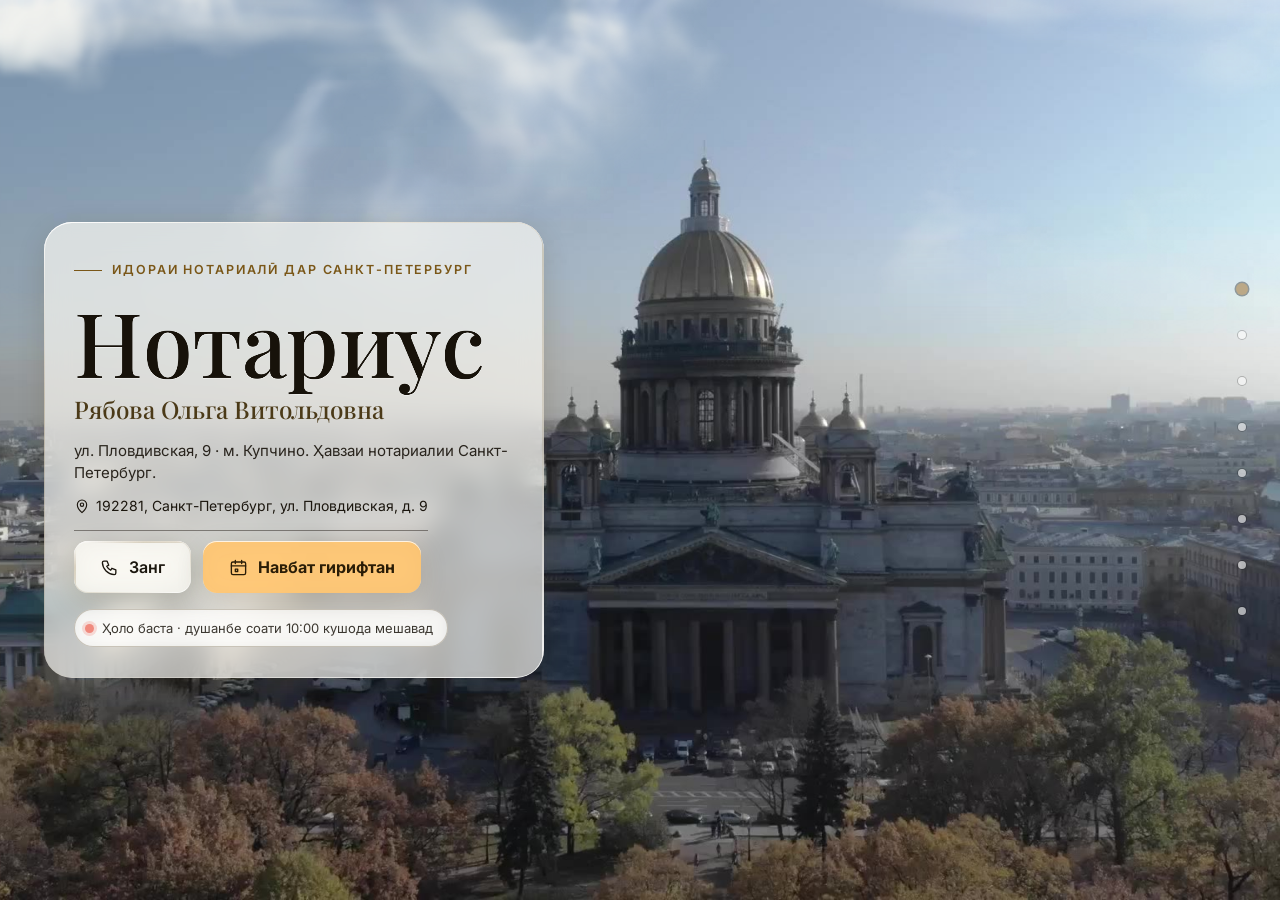
<file: tg/index.html>
<!DOCTYPE html>
<html lang="tg" data-theme="light">
<head>
<meta charset="utf-8">
<meta name="viewport" content="width=device-width, initial-scale=1, viewport-fit=cover">
<title>Нотариус Рябова О. В. — ул. Пловдивская, 9, Санкт-Петербург</title>
<meta name="description" content="Нотариус Рябова О. В., ул. Пловдивская, 9. Мерос, ваколатномаҳо, аҳдҳои амволи ғайриманқул, ҶДММ. Навбат: +7 (812) 708-19-17.">
<meta name="robots" content="noindex, nofollow, noarchive">
<meta name="geo.region" content="RU-SPE">
<meta name="geo.placename" content="Санкт-Петербург">
<meta name="geo.position" content="59.8414922;30.3906568">
<meta name="ICBM" content="59.8414922, 30.3906568">
<link rel="canonical" href="https://kristall2002-art.github.io/etalon-b-ryabova/tg/">
<link rel="alternate" hreflang="ru" href="https://kristall2002-art.github.io/etalon-b-ryabova/">
<link rel="alternate" hreflang="en" href="https://kristall2002-art.github.io/etalon-b-ryabova/en/">
<link rel="alternate" hreflang="uz" href="https://kristall2002-art.github.io/etalon-b-ryabova/uz/">
<link rel="alternate" hreflang="tg" href="https://kristall2002-art.github.io/etalon-b-ryabova/tg/">
<link rel="alternate" hreflang="ky" href="https://kristall2002-art.github.io/etalon-b-ryabova/kg/">
<link rel="alternate" hreflang="az" href="https://kristall2002-art.github.io/etalon-b-ryabova/az/">
<link rel="alternate" hreflang="zh" href="https://kristall2002-art.github.io/etalon-b-ryabova/zh/">
<link rel="alternate" hreflang="x-default" href="https://kristall2002-art.github.io/etalon-b-ryabova/">
<meta property="og:type" content="website">
<meta property="og:locale" content="tg_TJ">
<meta property="og:site_name" content="Нотариус Рябова">
<meta property="og:title" content="Нотариус Рябова О. В. — ул. Пловдивская, 9, Санкт-Петербург">
<meta property="og:description" content="Нотариус Рябова О. В., ул. Пловдивская, 9. Мерос, ваколатномаҳо, аҳдҳои амволи ғайриманқул, ҶДММ. Навбат: +7 (812) 708-19-17.">
<meta property="og:url" content="https://kristall2002-art.github.io/etalon-b-ryabova/tg/">
<meta property="og:image" content="https://kristall2002-art.github.io/etalon-b-ryabova/img/hero-poster.jpg">
<meta name="twitter:card" content="summary_large_image">
<meta name="twitter:title" content="Нотариус Рябова О. В. — ул. Пловдивская, 9, Санкт-Петербург">
<meta name="twitter:description" content="Нотариус Рябова О. В., ул. Пловдивская, 9. Мерос, ваколатномаҳо, аҳдҳои амволи ғайриманқул, ҶДММ. Навбат: +7 (812) 708-19-17.">
<meta name="twitter:image" content="https://kristall2002-art.github.io/etalon-b-ryabova/img/hero-poster.jpg">
<meta name="theme-color" content="#f8f8f8">
<link rel="icon" href="data:image/svg+xml,%3Csvg%20xmlns%3D%22http%3A//www.w3.org/2000/svg%22%20viewBox%3D%220%200%2064%2064%22%3E%3Crect%20width%3D%2264%22%20height%3D%2264%22%20rx%3D%2214%22%20fill%3D%22%23665230%22/%3E%3Ctext%20x%3D%2232%22%20y%3D%2248%22%20text-anchor%3D%22middle%22%20font-family%3D%22Georgia%2Cserif%22%20font-size%3D%2242%22%20fill%3D%22%23fff%22%3E%C2%A7%3C/text%3E%3C/svg%3E">
<script>document.documentElement.classList.add('js');try{var _i=parseInt(localStorage.getItem('nb_fs2'),10),_f=[1,1.15,1.3,1.5][_i];if(_f)document.documentElement.style.setProperty('--fs',_f)}catch(e){}</script>
<style id="hero-timing">:root{--hero-d:1.2s}</style>
<link rel="preload" as="image" href="../img/hero-poster.jpg" fetchpriority="high">
<!-- шрифты лежат внутри сайта: Google Fonts у российской аудитории режется -->
<style>
@font-face{font-family:'Inter';font-style:normal;font-weight:400;font-display:swap;src:url(../assets/fonts/inter-400-cyrillic-ext.woff2) format('woff2');unicode-range:U+0460-052F, U+1C80-1C8A, U+20B4, U+2DE0-2DFF, U+A640-A69F, U+FE2E-FE2F}
@font-face{font-family:'Inter';font-style:normal;font-weight:400;font-display:swap;src:url(../assets/fonts/inter-400-cyrillic.woff2) format('woff2');unicode-range:U+0301, U+0400-045F, U+0490-0491, U+04B0-04B1, U+2116}
@font-face{font-family:'Inter';font-style:normal;font-weight:400;font-display:swap;src:url(../assets/fonts/inter-400-latin-ext.woff2) format('woff2');unicode-range:U+0100-02BA, U+02BD-02C5, U+02C7-02CC, U+02CE-02D7, U+02DD-02FF, U+0304, U+0308, U+0329, U+1D00-1DBF, U+1E00-1E9F, U+1EF2-1EFF, U+2020, U+20A0-20AB, U+20AD-20C0, U+2113, U+2C60-2C7F, U+A720-A7FF}
@font-face{font-family:'Inter';font-style:normal;font-weight:400;font-display:swap;src:url(../assets/fonts/inter-400-latin.woff2) format('woff2');unicode-range:U+0000-00FF, U+0131, U+0152-0153, U+02BB-02BC, U+02C6, U+02DA, U+02DC, U+0304, U+0308, U+0329, U+2000-206F, U+20AC, U+2122, U+2191, U+2193, U+2212, U+2215, U+FEFF, U+FFFD}
@font-face{font-family:'Inter';font-style:normal;font-weight:500;font-display:swap;src:url(../assets/fonts/inter-500-cyrillic-ext.woff2) format('woff2');unicode-range:U+0460-052F, U+1C80-1C8A, U+20B4, U+2DE0-2DFF, U+A640-A69F, U+FE2E-FE2F}
@font-face{font-family:'Inter';font-style:normal;font-weight:500;font-display:swap;src:url(../assets/fonts/inter-500-cyrillic.woff2) format('woff2');unicode-range:U+0301, U+0400-045F, U+0490-0491, U+04B0-04B1, U+2116}
@font-face{font-family:'Inter';font-style:normal;font-weight:500;font-display:swap;src:url(../assets/fonts/inter-500-latin-ext.woff2) format('woff2');unicode-range:U+0100-02BA, U+02BD-02C5, U+02C7-02CC, U+02CE-02D7, U+02DD-02FF, U+0304, U+0308, U+0329, U+1D00-1DBF, U+1E00-1E9F, U+1EF2-1EFF, U+2020, U+20A0-20AB, U+20AD-20C0, U+2113, U+2C60-2C7F, U+A720-A7FF}
@font-face{font-family:'Inter';font-style:normal;font-weight:500;font-display:swap;src:url(../assets/fonts/inter-500-latin.woff2) format('woff2');unicode-range:U+0000-00FF, U+0131, U+0152-0153, U+02BB-02BC, U+02C6, U+02DA, U+02DC, U+0304, U+0308, U+0329, U+2000-206F, U+20AC, U+2122, U+2191, U+2193, U+2212, U+2215, U+FEFF, U+FFFD}
@font-face{font-family:'Inter';font-style:normal;font-weight:600;font-display:swap;src:url(../assets/fonts/inter-600-cyrillic-ext.woff2) format('woff2');unicode-range:U+0460-052F, U+1C80-1C8A, U+20B4, U+2DE0-2DFF, U+A640-A69F, U+FE2E-FE2F}
@font-face{font-family:'Inter';font-style:normal;font-weight:600;font-display:swap;src:url(../assets/fonts/inter-600-cyrillic.woff2) format('woff2');unicode-range:U+0301, U+0400-045F, U+0490-0491, U+04B0-04B1, U+2116}
@font-face{font-family:'Inter';font-style:normal;font-weight:600;font-display:swap;src:url(../assets/fonts/inter-600-latin-ext.woff2) format('woff2');unicode-range:U+0100-02BA, U+02BD-02C5, U+02C7-02CC, U+02CE-02D7, U+02DD-02FF, U+0304, U+0308, U+0329, U+1D00-1DBF, U+1E00-1E9F, U+1EF2-1EFF, U+2020, U+20A0-20AB, U+20AD-20C0, U+2113, U+2C60-2C7F, U+A720-A7FF}
@font-face{font-family:'Inter';font-style:normal;font-weight:600;font-display:swap;src:url(../assets/fonts/inter-600-latin.woff2) format('woff2');unicode-range:U+0000-00FF, U+0131, U+0152-0153, U+02BB-02BC, U+02C6, U+02DA, U+02DC, U+0304, U+0308, U+0329, U+2000-206F, U+20AC, U+2122, U+2191, U+2193, U+2212, U+2215, U+FEFF, U+FFFD}
@font-face{font-family:'Inter';font-style:normal;font-weight:700;font-display:swap;src:url(../assets/fonts/inter-700-cyrillic-ext.woff2) format('woff2');unicode-range:U+0460-052F, U+1C80-1C8A, U+20B4, U+2DE0-2DFF, U+A640-A69F, U+FE2E-FE2F}
@font-face{font-family:'Inter';font-style:normal;font-weight:700;font-display:swap;src:url(../assets/fonts/inter-700-cyrillic.woff2) format('woff2');unicode-range:U+0301, U+0400-045F, U+0490-0491, U+04B0-04B1, U+2116}
@font-face{font-family:'Inter';font-style:normal;font-weight:700;font-display:swap;src:url(../assets/fonts/inter-700-latin-ext.woff2) format('woff2');unicode-range:U+0100-02BA, U+02BD-02C5, U+02C7-02CC, U+02CE-02D7, U+02DD-02FF, U+0304, U+0308, U+0329, U+1D00-1DBF, U+1E00-1E9F, U+1EF2-1EFF, U+2020, U+20A0-20AB, U+20AD-20C0, U+2113, U+2C60-2C7F, U+A720-A7FF}
@font-face{font-family:'Inter';font-style:normal;font-weight:700;font-display:swap;src:url(../assets/fonts/inter-700-latin.woff2) format('woff2');unicode-range:U+0000-00FF, U+0131, U+0152-0153, U+02BB-02BC, U+02C6, U+02DA, U+02DC, U+0304, U+0308, U+0329, U+2000-206F, U+20AC, U+2122, U+2191, U+2193, U+2212, U+2215, U+FEFF, U+FFFD}
@font-face{font-family:'Playfair Display';font-style:normal;font-weight:500;font-display:swap;src:url(../assets/fonts/playfair-display-500-cyrillic.woff2) format('woff2');unicode-range:U+0301, U+0400-045F, U+0490-0491, U+04B0-04B1, U+2116}
@font-face{font-family:'Playfair Display';font-style:normal;font-weight:500;font-display:swap;src:url(../assets/fonts/playfair-display-500-latin-ext.woff2) format('woff2');unicode-range:U+0100-02BA, U+02BD-02C5, U+02C7-02CC, U+02CE-02D7, U+02DD-02FF, U+0304, U+0308, U+0329, U+1D00-1DBF, U+1E00-1E9F, U+1EF2-1EFF, U+2020, U+20A0-20AB, U+20AD-20C0, U+2113, U+2C60-2C7F, U+A720-A7FF}
@font-face{font-family:'Playfair Display';font-style:normal;font-weight:500;font-display:swap;src:url(../assets/fonts/playfair-display-500-latin.woff2) format('woff2');unicode-range:U+0000-00FF, U+0131, U+0152-0153, U+02BB-02BC, U+02C6, U+02DA, U+02DC, U+0304, U+0308, U+0329, U+2000-206F, U+20AC, U+2122, U+2191, U+2193, U+2212, U+2215, U+FEFF, U+FFFD}
@font-face{font-family:'Playfair Display';font-style:normal;font-weight:600;font-display:swap;src:url(../assets/fonts/playfair-display-600-cyrillic.woff2) format('woff2');unicode-range:U+0301, U+0400-045F, U+0490-0491, U+04B0-04B1, U+2116}
@font-face{font-family:'Playfair Display';font-style:normal;font-weight:600;font-display:swap;src:url(../assets/fonts/playfair-display-600-latin-ext.woff2) format('woff2');unicode-range:U+0100-02BA, U+02BD-02C5, U+02C7-02CC, U+02CE-02D7, U+02DD-02FF, U+0304, U+0308, U+0329, U+1D00-1DBF, U+1E00-1E9F, U+1EF2-1EFF, U+2020, U+20A0-20AB, U+20AD-20C0, U+2113, U+2C60-2C7F, U+A720-A7FF}
@font-face{font-family:'Playfair Display';font-style:normal;font-weight:600;font-display:swap;src:url(../assets/fonts/playfair-display-600-latin.woff2) format('woff2');unicode-range:U+0000-00FF, U+0131, U+0152-0153, U+02BB-02BC, U+02C6, U+02DA, U+02DC, U+0304, U+0308, U+0329, U+2000-206F, U+20AC, U+2122, U+2191, U+2193, U+2212, U+2215, U+FEFF, U+FFFD}
/* ===== Notary site — generator stylesheet (light warm base, dark theme by toggle) ===== */
:root{
  --p100:#665230; --p90:#97825e; --p80:#bba887; --p70:#c2b9a9; --p50:#dad5ce; --p40:#e0dedb;
  --p30:#eeece9; --p20:#f1f1f0; --p10:#f8f8f8; --n100:#0e0f11; --n90:#3c404b; --n10:#fff;

  --bg:var(--p10); --bg2:var(--p20); --bg3:var(--p30); --card:var(--n10); --text:var(--n100); --muted:var(--n90);
  --line:var(--p50); --line2:var(--p40); --accent:var(--p90); --accent-d:var(--p100); --accent-l:var(--p80); --accent-soft:var(--p30);
  --on-accent:#fff; --shadow:0 1px 10px rgba(51,51,51,.10); --shadow-lg:0 12px 40px rgba(30,24,10,.14);
  --hero-ov1:rgba(14,15,17,.72); --hero-ov2:rgba(14,15,17,.30); --sec-ov:rgba(248,248,248,.72);
  --ok:#2e8b57; --bad:#b4453b;
  /* те же цвета составляющими: rgba() понимают все браузеры, color-mix() — нет */
  --bg-rgb:248,248,248; --card-rgb:255,255,255; --accent-rgb:151,130,94; --ok-rgb:46,139,87;

  --zc:var(--fs); --fs:1; --vwu:calc(1vw / var(--fs)); --vhu:calc(1vh / var(--fs));   /* масштаб текста (А−/А+) и «честные» vw/vh под ним */
  --hdr-h:68px; --bar-h:70px; --vh:calc(100*var(--vhu)); --gap:24px; --radius:14px; --radius-s:10px;
  --font:"Inter",Tahoma,Arial,sans-serif; --serif:"Playfair Display",Georgia,"Times New Roman",serif;
  --ease:cubic-bezier(.65,.05,.36,1); --speed:520ms;
}
html[data-theme="dark"]{
  --bg:#17150f; --bg2:#1d1a13; --bg3:#252117; --card:#221e15; --text:#f1ebdf; --muted:#b9ae98;
  --line:#3a3325; --line2:#2f2a1e; --accent:#c9b17f; --accent-d:#e0cf9f; --accent-l:#8d7b58; --accent-soft:#2a251a;
  --on-accent:#17150f; --shadow:0 1px 12px rgba(0,0,0,.45); --shadow-lg:0 14px 40px rgba(0,0,0,.55);
  --hero-ov1:rgba(10,9,6,.80); --hero-ov2:rgba(10,9,6,.40); --sec-ov:rgba(16,15,12,.76);
  --bg-rgb:23,21,15; --card-rgb:34,30,21; --accent-rgb:201,177,127;
}

*,*::before,*::after{box-sizing:border-box}
/* А−/А+: весь сайт — шапка, плашки, меню, формы, окна — растёт пропорционально, как при увеличении масштаба в браузере */
html{-webkit-text-size-adjust:100%;scroll-behavior:auto;zoom:var(--fs,1)}
html,body{height:100%;margin:0;overflow:hidden;background:var(--bg);color:var(--text);
  font-family:var(--font);font-size:16px;line-height:1.55;-webkit-font-smoothing:antialiased}
body{overscroll-behavior:none;position:relative}
a{color:inherit;text-decoration:none}
img{display:block;max-width:100%}
button{font:inherit;color:inherit;background:none;border:0;padding:0;cursor:pointer}
input,select,textarea{font:inherit;color:inherit}
h1,h2,h3,h4,p{margin:0}
ul{margin:0;padding:0;list-style:none}
svg{display:block}
.ico{width:22px;height:22px;stroke:currentColor;fill:none;stroke-width:1.7;stroke-linecap:round;stroke-linejoin:round;flex:none}
.vh{position:absolute!important;width:1px;height:1px;overflow:hidden;clip:rect(0 0 0 0);white-space:nowrap}

/* ---------- typography helpers ---------- */
.kicker{display:inline-flex;align-items:center;gap:10px;font-size:13px;font-weight:600;letter-spacing:.14em;text-transform:uppercase;color:var(--accent)}
.kicker::before{content:"";width:28px;height:1px;background:var(--accent)}
.h2{font-size:clamp(26px,calc(3.2*var(--vwu,1vw)),40px);font-weight:600;letter-spacing:-.02em;line-height:1.12;margin-top:10px}
.lead{color:var(--muted);font-size:17px;max-width:640px;margin-top:12px}
.sec-head{margin-bottom:28px}
#contacts .sec-head{margin-bottom:18px}

/* ---------- buttons ---------- */
.btn{display:inline-flex;align-items:center;justify-content:center;gap:10px;min-height:48px;padding:0 22px;border-radius:999px;
  font-weight:600;font-size:15px;line-height:1;border:1.5px solid transparent;transition:background .25s,color .25s,border-color .25s,transform .2s,box-shadow .25s;white-space:nowrap}
.btn:active{transform:translateY(1px)}
.btn-primary{background:var(--accent-d);color:var(--on-accent);border-color:var(--accent-d)}
.btn-primary:hover{background:var(--accent);border-color:var(--accent);color:#fff}
html[data-theme="dark"] .btn-primary:hover{color:#17150f}
.btn-ghost{border-color:var(--line);color:var(--text);background:var(--card)}
.btn-ghost:hover{border-color:var(--accent);color:var(--accent-d)}
.btn-light{background:rgba(255,255,255,.14);color:#fff;border-color:rgba(255,255,255,.55);backdrop-filter:blur(6px)}
.btn-light:hover{background:#fff;color:var(--n100)}
.btn-white{background:#fff;color:var(--n100);border-color:#fff}
.btn-white:hover{background:var(--p30);border-color:var(--p30)}
.btn .ico{width:18px;height:18px}
.btn-sm{min-height:44px;padding:0 16px;font-size:14px}

/* ---------- header ---------- */
.hdr{position:fixed;top:0;left:0;right:0;height:var(--hdr-h);z-index:200;display:flex;align-items:center;
  zoom:calc(1 / var(--zc,1)); --vwu:1vw; --vhu:1vh;   /* А−/А+ шапку не трогают: она всегда как при 100 % (страница в zoom, шапка — встречный zoom) */
  background:rgba(var(--bg-rgb),.88);backdrop-filter:blur(12px);-webkit-backdrop-filter:blur(12px);
  border-bottom:1px solid var(--line2);transition:background .3s}
.hdr-in{width:100%;max-width:1280px;margin:0 auto;padding:0 28px;display:flex;align-items:center;gap:24px}
.brand{display:flex;align-items:center;gap:12px;min-width:0;min-height:44px}
.mono-img{object-fit:contain;background:#fff;padding:2px;box-sizing:border-box}
.mono{width:42px;height:42px;border-radius:12px;background:var(--accent-d);color:var(--on-accent);display:grid;place-items:center;
  font-family:var(--serif);font-size:20px;font-weight:600;flex:none;letter-spacing:.02em}
.brand-t{display:flex;flex-direction:column;line-height:1.15;min-width:0}
.brand-n{font-weight:600;font-size:15px;white-space:nowrap;overflow:hidden;text-overflow:ellipsis}
.brand-s{font-size:13px;color:var(--muted);white-space:nowrap;overflow:hidden;text-overflow:ellipsis}
.nav{display:flex;align-items:center;gap:4px;margin-left:auto}
.nav > li{position:relative}
.nav-a{display:inline-flex;align-items:center;gap:6px;min-height:44px;padding:10px 12px;border-radius:8px;font-size:14px;font-weight:500;color:var(--text);opacity:.8;transition:opacity .2s,background .2s}
.nav-a:hover,.nav-a.cur,.nav > li.open > .nav-a{opacity:1;background:var(--bg3)}
.nav-a .chev{width:14px;height:14px;transition:transform .25s}
.nav > li.open > .nav-a .chev{transform:rotate(180deg)}
.hdr-tools{display:flex;align-items:center;gap:6px;margin-left:8px}
.tool{width:44px;height:44px;border-radius:10px;display:grid;place-items:center;color:var(--text);opacity:.8;transition:background .2s,opacity .2s}
.tool:hover{background:var(--bg3);opacity:1}
.tool .ico{width:20px;height:20px}
.tool-lang{width:auto;padding:0 10px;gap:6px;font-size:13px;font-weight:600;letter-spacing:.04em;display:flex;align-items:center}
.lang-wrap{position:relative}
.lang-dd{position:absolute;right:0;top:calc(100% + 8px);background:var(--card);border:1px solid var(--line);border-radius:12px;box-shadow:var(--shadow-lg);
  padding:6px;min-width:190px;display:none;z-index:210}
.lang-wrap.open .lang-dd{display:block}
.lang-dd button,.lang-dd a{display:flex;width:100%;align-items:center;gap:10px;min-height:44px;padding:9px 12px;border-radius:8px;font-size:14px;text-align:left}
.lang-dd button:hover,.lang-dd a:hover{background:var(--bg3)}
.lang-dd button.cur,.lang-dd a.cur{color:var(--accent-d);font-weight:600}
.lang-dd b{font-size:13px;letter-spacing:.08em;width:26px;color:var(--muted)}
.hdr-book{margin-left:4px}
.burger{display:none}
.moon,.sun{display:none}
html[data-theme="dark"] .sun{display:block}
html:not([data-theme="dark"]) .moon{display:block}

/* mega menu */
.mega{position:absolute;left:50%;top:calc(100% + 10px);transform:translateX(-50%);width:min(980px,calc(calc(100*var(--vwu,1vw)) - 40px));
  background:var(--card);border:1px solid var(--line);border-radius:16px;box-shadow:var(--shadow-lg);padding:20px;display:none;z-index:210}
.nav > li.open > .mega{display:block}
.mega-head{display:flex;justify-content:space-between;align-items:baseline;gap:16px;padding:0 6px 14px;border-bottom:1px solid var(--line2);margin-bottom:12px}
.mega-head b{font-size:14px}
.mega-head span{font-size:13px;color:var(--muted)}
.mega-grid{display:grid;grid-template-columns:repeat(2,1fr);gap:4px}
.mega-it{display:flex;gap:12px;align-items:flex-start;padding:10px 12px;border-radius:10px;text-align:left;width:100%;transition:background .2s}
.mega-it:hover{background:var(--bg3)}
.mega-it .cic{width:38px;height:38px;border-radius:10px;background:var(--accent-soft);color:var(--accent-d);display:grid;place-items:center;flex:none}
.mega-it .cic .ico{width:20px;height:20px}
.mega-it b{display:block;font-size:14px;font-weight:600}
.mega-it small{display:block;font-size:13px;color:var(--muted);line-height:1.35;margin-top:2px}
.mega-it em{font-style:normal;font-size:13px;color:var(--accent);margin-top:3px;display:block}

/* mobile menu */
.mmenu{position:fixed;top:calc(var(--hdr-h) / var(--zc,1));left:0;right:0;bottom:var(--bar-h);z-index:190;background:var(--bg);overflow-y:auto;padding:14px 18px 30px;display:none}
.mmenu.open{display:block}
.mmenu a,.mmenu .macc > button{display:flex;align-items:center;justify-content:space-between;width:100%;padding:14px 6px;border-bottom:1px solid var(--line2);font-size:17px;font-weight:500;text-align:left}
.mmenu .macc > button .chev{width:18px;height:18px;transition:transform .25s}
.mmenu .macc.open > button .chev{transform:rotate(180deg)}
.mmenu .macc-list{display:none;padding:4px 0 8px}
.mmenu .macc.open .macc-list{display:block}
.mmenu .macc-list button{display:flex;align-items:center;gap:12px;width:100%;padding:11px 8px;border-radius:10px;text-align:left;font-size:15px}
.mmenu .macc-list button:hover{background:var(--bg3)}
.mmenu .macc-list .cic{width:32px;height:32px;border-radius:8px;background:var(--accent-soft);color:var(--accent-d);display:grid;place-items:center;flex:none}
.mmenu .macc-list .cic .ico{width:17px;height:17px}
.mmenu-foot{display:flex;flex-wrap:wrap;gap:8px;margin-top:18px}
.mmenu-foot .btn{flex:1}

/* ---------- full-page scroller ---------- */
.fp{position:relative;width:100%;height:var(--vh);overflow:hidden}
.fp-track{will-change:transform;transition:transform var(--speed) var(--ease)}
.fp-track.no-anim{transition:none}
.sec{position:relative;height:var(--vh);width:100%;overflow:hidden}
.sec-scroll{height:100%;overflow-y:auto;overflow-x:hidden;display:flex;flex-direction:column;
  padding:calc(var(--hdr-h) / var(--zc,1) + 20px) 28px calc(var(--bar-h) + 96px);-webkit-overflow-scrolling:touch;scrollbar-width:thin;scrollbar-color:var(--line) transparent}
.wrap{margin:auto;width:100%;max-width:1180px}
.sec-alt{background:var(--bg2)}

/* reveal animation */
.rv{opacity:0;transform:translateY(18px);transition:opacity .7s ease,transform .7s ease;transition-delay:calc(var(--i,0) * 90ms)}
.sec.active .rv{opacity:1;transform:none}

/* side dots */
.dots{position:fixed;right:16px;top:50%;transform:translateY(-50%);z-index:150;display:flex;flex-direction:column;gap:2px}
.dots button{position:relative;width:44px;height:44px;display:grid;place-items:center}
.dots button::after{content:"";width:8px;height:8px;border-radius:50%;background:var(--muted);opacity:.45;transition:transform .25s,opacity .25s,background .25s}
.dots button:hover::after{opacity:.9}
.dots button.cur::after{background:var(--accent);opacity:1;transform:scale(1.5)}
.dots button span{position:absolute;right:32px;top:50%;transform:translateY(-50%) translateX(6px);background:var(--n100);color:#fff;font-size:13px;
  padding:5px 10px;border-radius:6px;white-space:nowrap;opacity:0;pointer-events:none;transition:opacity .2s,transform .2s}
.dots button:hover span{opacity:1;transform:translateY(-50%)}
.sec-hero ~ .dots{color:#fff}
body[data-sec="0"] .dots button::after{background:#fff}
body[data-sec="0"] .dots button.cur::after{background:var(--p80)}

.sec:not(.sec-hero) .sec-scroll{position:relative;z-index:1}

.status{display:inline-flex;align-items:center;gap:8px;padding:8px 14px 8px 10px;border-radius:999px;background:rgba(255,255,255,.12);border:1px solid rgba(255,255,255,.28);font-size:13px;backdrop-filter:blur(6px)}
.status i{width:9px;height:9px;border-radius:50%;background:#7bd389;box-shadow:0 0 0 3px rgba(123,211,137,.28)}
.status.closed i{background:#f08a7e;box-shadow:0 0 0 3px rgba(240,138,126,.28)}
.status.soon i{background:#f0c674;box-shadow:0 0 0 3px rgba(240,198,116,.28)}
.status span{opacity:.85}
.addr-link{display:inline-flex;align-items:center;gap:6px;border-bottom:1px solid currentColor;padding:13px 0 14px;margin:-13px 0 -14px;transition:color .2s}
.addr-link:hover{color:var(--accent)}
.addr-link .ico{width:16px;height:16px}

/* ---------- services ---------- */
.svc-grid{display:grid;grid-template-columns:repeat(5,1fr);gap:14px}
.svc{display:flex;flex-direction:column;align-items:flex-start;gap:10px;padding:18px 16px 16px;border-radius:var(--radius);background:var(--card);border:1px solid var(--line2);
  text-align:left;min-height:170px;transition:transform .25s,box-shadow .25s,border-color .25s;position:relative}
.svc:hover{transform:translateY(-3px);box-shadow:var(--shadow-lg);border-color:var(--accent-l)}
.svc .cic{width:44px;height:44px;border-radius:12px;background:var(--accent-soft);color:var(--accent-d);display:grid;place-items:center}
.svc b{font-size:15px;font-weight:600;line-height:1.3}
.svc small{font-size:13px;color:var(--muted);line-height:1.35}
.svc em{font-style:normal;font-size:13px;color:var(--accent);margin-top:auto;padding-top:6px;display:inline-flex;align-items:center;gap:4px}
.svc em .ico{width:12px;height:12px}

/* ---------- about ---------- */
.about{display:grid;grid-template-columns:1.15fr .85fr;gap:48px;align-items:start}
.about-txt p{color:var(--muted);margin-top:14px;font-size:16px}
.about-txt p:first-of-type{color:var(--text)}
.quote{margin-top:22px;padding:16px 20px;border-left:3px solid var(--accent);background:var(--card);border-radius:0 12px 12px 0;font-family:var(--serif);font-size:18px;line-height:1.45;color:var(--text)}
.creds{display:grid;gap:10px}
.cred{display:flex;gap:14px;align-items:center;padding:14px 16px;border-radius:12px;background:var(--card);border:1px solid var(--line2)}
.cred .cic{width:40px;height:40px;border-radius:10px;background:var(--accent-soft);color:var(--accent-d);display:grid;place-items:center;flex:none}
.cred .cic .ico{width:20px;height:20px}
.cred small{display:block;font-size:13px;color:var(--muted);text-transform:uppercase;letter-spacing:.06em}
.cred b{display:block;font-size:15px;font-weight:600;line-height:1.3}
.chips{display:flex;flex-wrap:wrap;gap:8px;margin-top:16px}
.chips li{padding:8px 14px;border-radius:999px;border:1px solid var(--accent-l);color:var(--accent-d);font-size:13.5px;font-weight:500;background:var(--card)}
.strong-lbl{margin-top:22px;font-size:13px;text-transform:uppercase;letter-spacing:.1em;color:var(--muted)}

/* ---------- how ---------- */
.steps{display:grid;grid-template-columns:repeat(5,1fr);gap:16px;position:relative;margin-top:14px}
.steps::before{content:"";position:absolute;left:8%;right:8%;top:30px;height:1px;background:var(--line)}
.step{position:relative;padding:0 8px}
.step-n{width:60px;height:60px;border-radius:50%;background:var(--card);border:1.5px solid var(--accent-l);color:var(--accent-d);display:grid;place-items:center;
  font-family:var(--serif);font-size:24px;font-weight:600;position:relative;z-index:1;transition:background .4s,color .4s}
.sec.active .step-n{animation:pop .6s var(--ease) both;animation-delay:calc(var(--i) * 140ms + 150ms)}
@keyframes pop{0%{transform:scale(.6);opacity:0}60%{transform:scale(1.08);opacity:1}100%{transform:scale(1)}}
.step b{display:block;margin-top:16px;font-size:17px;font-weight:600}
.step p{color:var(--muted);font-size:14.5px;margin-top:6px}

/* ---------- reviews ---------- */
.reviews{display:grid;grid-template-columns:300px 1fr;gap:28px;align-items:start}
.rsum{background:var(--card);border:1px solid var(--line2);border-radius:var(--radius);padding:26px 24px;text-align:center}
.rsum .big{font-family:var(--serif);font-size:64px;line-height:1;font-weight:500;color:var(--accent-d)}
.stars{display:inline-flex;gap:3px;--fill:100%}
.stars svg{width:20px;height:20px}
.stars .st{fill:var(--line);stroke:none}
.stars .st.on{fill:#e7b73b}
.stars .st.half{fill:url(#halfgrad)}
.rsum .stars{margin-top:8px}
.rsum p{color:var(--muted);font-size:13.5px;margin-top:10px;line-height:1.4}
.rsum .btn{margin-top:16px;width:100%}
.rsum .gis{display:block;margin:10px 0 -14px;padding:14px 0;font-size:13px;color:var(--accent-d);text-decoration:underline;text-underline-offset:3px}
.rgrid{display:grid;grid-template-columns:repeat(2,1fr);gap:14px}
.rev{background:var(--card);border:1px solid var(--line2);border-radius:var(--radius);padding:20px;display:flex;flex-direction:column;gap:10px}
.rev .stars svg{width:15px;height:15px}
.rev p{font-size:14.5px;line-height:1.5;flex:1}
.rev p::before{content:"“";font-family:var(--serif);color:var(--accent);font-size:22px;line-height:0;margin-right:4px;vertical-align:-6px}
.rev-meta{display:flex;flex-wrap:wrap;justify-content:space-between;gap:4px 10px;align-items:baseline;font-size:13px;color:var(--muted)}
.rev-meta b{color:var(--text);font-weight:600}
.rev-src{display:inline-flex;align-items:center;gap:5px;white-space:nowrap;margin-left:auto}
.rev-src i{width:6px;height:6px;border-radius:50%;background:var(--accent)}
.rev-sample{color:var(--muted);font-style:italic;opacity:.85}
.rev-real{color:var(--accent-d);font-weight:600}
.rev-real i{background:var(--ok)}
.rev-is-real{border-color:var(--accent-l)}
.demo-note{margin-top:14px;max-width:760px;font-size:13.5px;line-height:1.45;color:var(--muted);background:var(--accent-soft);
  border-left:3px solid var(--accent);border-radius:0 8px 8px 0;padding:8px 12px}
.rnote{margin-top:14px;font-size:13px;color:var(--muted)}

/* ---------- faq ---------- */
.faq{display:grid;grid-template-columns:1fr 1fr;gap:0 32px;align-items:start}
.faq-col{display:flex;flex-direction:column}
.fq{border-bottom:1px solid var(--line)}
.fq > button{display:flex;width:100%;align-items:center;justify-content:space-between;gap:16px;min-height:44px;padding:16px 4px;text-align:left;font-weight:600;font-size:15.5px;line-height:1.35}
.fq > button .pl{width:26px;height:26px;border-radius:50%;border:1px solid var(--line);display:grid;place-items:center;flex:none;color:var(--accent-d);transition:transform .3s,background .3s}
.fq > button .pl .ico{width:14px;height:14px}
.fq.open > button .pl{transform:rotate(45deg);background:var(--accent-soft)}
.fq-a{display:grid;grid-template-rows:0fr;transition:grid-template-rows .35s var(--ease)}
.fq.open .fq-a{grid-template-rows:1fr}
.fq-a > div{overflow:hidden}
.fq-a p{color:var(--muted);font-size:14.5px;padding:0 4px 16px;line-height:1.55}
.fq-a .faq-note{font-size:13px;color:var(--accent-d);padding-bottom:6px}
.fq-a .faq-note:empty{display:none}

/* ---------- contacts ---------- */
.contacts{display:grid;grid-template-columns:1fr 1.05fr 1fr;gap:18px;align-items:stretch}
.contacts .cbox{padding:16px 18px}
.cbox{background:var(--card);border:1px solid var(--line2);border-radius:var(--radius);padding:20px}
.cl{display:grid;gap:12px}
.cl li{display:flex;gap:12px;align-items:flex-start}
.cl .cic{width:36px;height:36px;border-radius:10px;background:var(--accent-soft);color:var(--accent-d);display:grid;place-items:center;flex:none}
.cl .cic .ico{width:18px;height:18px}
.cl small{display:block;font-size:13px;color:var(--muted);text-transform:uppercase;letter-spacing:.06em}
.cl b{display:block;font-weight:500;font-size:15px;line-height:1.4}
.cl a.tel,.cl a.mail{display:block;padding:14px 0;margin:-14px 0}
.cl a.tel:hover,.cl a.mail:hover{color:var(--accent-d)}
.hours-link{display:inline-block;font-size:13px;color:var(--accent-d);text-decoration:underline;text-underline-offset:3px;padding:14px 0;margin:-14px 0}
.cl .msgs{display:flex;gap:8px;margin-top:4px;flex-wrap:wrap}
.cl .msgs a{display:inline-flex;align-items:center;gap:6px;padding:6px 10px;border-radius:8px;border:1px solid var(--line);font-size:13px;min-height:44px}
.cl .msgs a .ico{width:16px;height:16px}
.mapbox{display:flex;flex-direction:column;gap:12px;padding:12px}
.map{flex:1;min-height:280px;border-radius:10px;overflow:hidden;border:1px solid var(--line);background:var(--bg3);position:relative}
.map iframe{width:100%;height:100%;border:0;position:absolute;inset:0}
.map-actions{display:flex;gap:8px;flex-wrap:wrap}
.map-actions .btn{flex:1;min-height:44px;font-size:14px;padding:0 12px}

/* form */
.form h3{font-size:19px;font-weight:600}
.form .fdesc{color:var(--muted);font-size:13.5px;margin-top:6px}
.fg{display:grid;gap:8px;margin-top:12px}
.f2{display:grid;grid-template-columns:1fr 1fr;gap:10px}
.fld{display:flex;flex-direction:column;gap:4px}
.fld label{font-size:13px;color:var(--muted);font-weight:500}
.fld input,.fld select,.fld textarea{width:100%;background:var(--bg);border:1px solid var(--line);border-radius:10px;padding:8px 12px;font-size:14px;transition:border-color .2s,box-shadow .2s;min-height:44px}
.fld textarea{min-height:48px;resize:vertical}
.fld input:focus,.fld select:focus,.fld textarea:focus{outline:0;border-color:var(--accent);box-shadow:0 0 0 3px rgba(var(--accent-rgb),.22)}
.fld.err input,.fld.err select{border-color:var(--bad)}
.ferr{font-size:13px;color:var(--bad);display:none}
.fld.err .ferr{display:block}
.fnote{font-size:13px;color:var(--muted);margin-top:8px;line-height:1.4}
.fok{display:none;margin-top:10px;padding:10px 12px;border-radius:10px;background:rgba(var(--ok-rgb),.12);color:var(--ok);font-size:13.5px}
.fok.show{display:block}

.foot{margin-top:18px;padding-top:12px;padding-left:250px;flex-wrap:nowrap;align-items:flex-start;border-top:1px solid var(--line2);display:flex;justify-content:space-between;gap:16px;flex-wrap:wrap;font-size:13px;color:var(--muted)}
.foot p{max-width:none}
.foot .fl{white-space:nowrap;flex:none}
.foot .fl a{margin-left:14px;padding:14px 0;margin-top:-14px;margin-bottom:-14px;display:inline-block;min-width:44px;text-align:center;text-decoration:underline;text-underline-offset:3px}

/* ---------- bottom bar ---------- */
.bar{position:fixed;inset:auto 0 0;z-index:300;background:var(--card);box-shadow:0 -1px 10px rgba(51,51,51,.1);border-top:1px solid var(--line2);
  padding:6px 0;padding-bottom:calc(6px + env(safe-area-inset-bottom,0px))}
.bar-in{display:flex;justify-content:space-around;align-items:center;max-width:1080px;margin:0 auto}
.bi{display:flex;flex-direction:column;align-items:center;gap:5px;padding:8px 24px;border-radius:10px;font-size:13.5px;line-height:1;color:var(--text);opacity:.65;
  transition:opacity .3s,background .3s,color .3s;flex:1;max-width:190px;min-width:0}
.bi span{white-space:nowrap;max-width:100%;overflow:hidden;text-overflow:ellipsis}
.bi .ico{width:24px;height:24px}
.bi:hover{opacity:1;background:var(--bg3)}
.bi.cur{opacity:1;color:var(--accent-d)}


/* ---------- modals ---------- */
.modal{position:fixed;inset:0;z-index:400;background:rgba(14,15,17,.62);display:none;align-items:center;justify-content:center;padding:20px}
.modal.open{display:flex}
.mbox{background:var(--card);color:var(--text);border-radius:18px;width:100%;max-width:560px;max-height:min(calc(86*var(--vhu,1vh)),860px);overflow:auto;padding:26px 26px 22px;position:relative;box-shadow:var(--shadow-lg);
  animation:mup .3s var(--ease)}
@keyframes mup{from{opacity:0;transform:translateY(16px) scale(.98)}to{opacity:1;transform:none}}
.mbox-lg{max-width:760px}
.mclose{position:absolute;top:12px;right:12px;width:44px;height:44px;border-radius:50%;display:grid;place-items:center;color:var(--muted)}
.mclose:hover{background:var(--bg3);color:var(--text)}
.mbox h3{font-size:22px;font-weight:600;padding-right:36px}
.mbox .msub{color:var(--muted);font-size:14px;margin-top:4px}
.hours-t{width:100%;border-collapse:collapse;margin-top:16px;font-size:15px}
.hours-t td{padding:9px 6px;border-bottom:1px solid var(--line2)}
.hours-t td:last-child{text-align:right;font-weight:500;white-space:nowrap}
.hours-t tr.today td{color:var(--accent-d);font-weight:600}
.hours-t tr.today td:first-child::after{content:" · " attr(data-today);font-weight:400;font-size:13px;color:var(--muted)}
.hours-t tr.off td:last-child{color:var(--muted);font-weight:400}
.mnote{margin-top:14px;padding:12px 14px;border-radius:10px;background:var(--bg2);font-size:13.5px;color:var(--muted)}
.mnote b{display:block;color:var(--text);margin-bottom:3px;font-size:13px}
.mcontacts{display:flex;flex-wrap:wrap;gap:8px;margin-top:14px}
.mcontacts a{display:inline-flex;align-items:center;gap:7px;min-height:44px;padding:9px 13px;border-radius:10px;border:1px solid var(--line);font-size:13.5px}
.mcontacts a .ico{width:16px;height:16px}
.mcontacts a:hover{border-color:var(--accent)}
/* способы записи: позвонить, написать на почту, заказать обратный звонок */
.bk-opts{display:grid;gap:10px;margin-top:14px}
.bk-opt{display:flex;align-items:center;gap:14px;min-height:60px;padding:10px 16px;border-radius:14px;border:1px solid var(--line);background:var(--bg3);color:var(--text);font-size:16px;font-weight:600;text-align:left;text-decoration:none;transition:border-color .2s,background .2s}
.bk-opt:hover{border-color:var(--accent);background:var(--accent-soft)}
.bk-opt .ico{width:24px;height:24px;color:var(--accent-d);flex:none}
.bk-opt small{display:block;font-weight:400;font-size:13px;color:var(--muted);margin-top:1px}
.mbox-book{max-width:440px}
/* оплата значками, подпись у общего телефона */
.pay-pills{display:flex;flex-wrap:wrap;gap:6px;margin-top:5px}
.pay-pill{display:inline-flex;align-items:center;gap:6px;padding:4px 11px 4px 9px;border-radius:999px;border:1px solid var(--line);background:var(--bg3);font-size:13px;font-weight:600;line-height:1.3;white-space:nowrap}
.pay-pill .ico{width:15px;height:15px;color:var(--accent-d)}
.pay-pill.pay-logo{background:#fff;border-color:rgba(0,0,0,.12);padding:3px 11px;min-height:28px}
.pay-pill.pay-logo img{display:block;height:17px;width:auto}
.pay-pill.pay-logo img[src$="sbp.svg"]{height:20px}
/* имя нотариуса в шапке целиком: сверху мелко «Нотариус», ниже «Рябова Ольга Витольдовна»; без обрезки и многоточий */
.brand-t{display:flex;flex-direction:column;justify-content:center;gap:2px;line-height:1.1;min-width:0}
.brand-s{display:block;font-size:10.5px;font-weight:600;letter-spacing:.16em;text-transform:uppercase;color:var(--muted);white-space:nowrap;overflow:visible;text-overflow:clip}
.brand-n{font-size:16px;font-weight:600;white-space:nowrap;overflow:visible;text-overflow:clip}
.nav-a{white-space:nowrap}
#navServices{position:static}
.mega{max-height:calc(calc(100*var(--vhu,1vh)) - var(--hdr-h) - 24px);overflow-y:auto;top:calc(100% + 6px);width:min(980px,calc(calc(100*var(--vwu,1vw)) - 32px))}
@media screen and (max-width:760px){.mega-grid{grid-template-columns:1fr}}
@media screen and (max-width:479px){.brand-t{display:flex}.brand-s{font-size:9px;letter-spacing:.14em}.brand-n{font-size:12.5px;white-space:normal;line-height:1.12}}
.bk-inline{grid-template-columns:repeat(3,1fr);gap:8px}
.bk-inline .bk-opt{flex-direction:column;justify-content:center;gap:5px;min-height:76px;padding:9px 6px;font-size:13.5px;text-align:center;line-height:1.2}
.bk-inline .bk-opt .ico{width:22px;height:22px}
.bk-inline .bk-opt small{display:none}
/* services modal */
.svc-list{margin-top:16px;display:grid;grid-template-columns:1fr 1fr;gap:6px}
.svc-list button{display:flex;gap:10px;align-items:center;width:100%;min-height:44px;text-align:left;padding:10px 12px;border-radius:10px;font-size:14px;line-height:1.35;border:1px solid var(--line2);background:var(--bg)}
.svc-list button:hover{border-color:var(--accent);background:var(--accent-soft)}
.svc-list button .ico{width:16px;height:16px;color:var(--accent);margin-top:2px}
.mhint{font-size:13px;color:var(--muted);margin-top:12px}
.mhead{display:flex;gap:14px;align-items:center;padding-right:36px}
.mhead .cic{width:48px;height:48px;border-radius:12px;background:var(--accent-soft);color:var(--accent-d);display:grid;place-items:center;flex:none}

/* ---------- responsive ---------- */
@media (max-width:1200px){
  .svc-grid{grid-template-columns:repeat(5,1fr)}
  .svc{min-height:160px;padding:14px}
  .svc small{display:none}
}
@media screen and (max-width:991px){
  :root{--hdr-h:62px}
  .nav,.hdr-book{display:none}
  .burger{display:grid}
  .hdr-in{padding:0 18px;gap:12px}
}
@media (max-width:991px){
  :root{--bar-h:64px}
  .sec-scroll{padding:calc(var(--hdr-h) / var(--zc,1) + 16px) 22px calc(var(--bar-h) + 96px)}
  .dots{right:8px;gap:8px}
  .dots button span{display:none}
  .svc-grid{grid-template-columns:repeat(3,1fr);gap:10px}
  .svc{min-height:0}
  .about{grid-template-columns:1fr;gap:22px}
  .steps{grid-template-columns:repeat(5,1fr);gap:10px}
  .step-n{width:48px;height:48px;font-size:20px}
  .step b{font-size:15px}.step p{font-size:13px}
  .reviews{grid-template-columns:1fr;gap:16px}
  .rsum{display:flex;align-items:center;gap:18px;text-align:left;padding:16px 18px}
  .rsum .big{font-size:44px}.rsum .stars{margin:0}.rsum p{margin:0;flex:1}.rsum .btn{margin:0;width:auto}.rsum .gis{display:none}
  .faq{grid-template-columns:1fr;gap:0}
  .contacts{grid-template-columns:1fr 1fr}
  .foot{padding-left:0}
  .contacts .form{grid-column:1 / -1}
  .map{min-height:240px}
  .bi{padding:10px 12px;font-size:13px}
}
@media (max-width:767px){
  :root{--bar-h:62px}
  .h2{font-size:26px}
  .lead{font-size:15px}
  .sec-head{margin-bottom:18px}
  .sec-scroll{padding-left:16px;padding-right:16px}
  .svc-grid{grid-template-columns:repeat(2,1fr);gap:10px}
  .svc{padding:12px;gap:8px}
  .svc .cic{width:36px;height:36px}
  .svc b{font-size:13.5px}
  .svc em{display:none}
  .steps{grid-template-columns:1fr;gap:12px}
  .steps::before{left:24px;right:auto;top:10px;bottom:10px;height:auto;width:1px}
  .step{display:grid;grid-template-columns:48px 1fr;gap:14px;align-items:start;padding:0}
  .step-n{grid-row:1 / span 2}
  .step b{margin-top:10px;grid-column:2}
  .step p{grid-column:2;margin-top:2px}
  .rgrid{display:flex;overflow-x:auto;gap:12px;scroll-snap-type:x mandatory;padding-bottom:8px;margin:0 -16px;padding-left:16px;padding-right:16px;scrollbar-width:none}
  .rgrid::-webkit-scrollbar{display:none}
  .rev{flex:0 0 82%;scroll-snap-align:start}
  .rsum{flex-wrap:wrap;gap:12px}
  .rsum p{flex-basis:100%}
  .contacts{grid-template-columns:1fr;gap:14px}
  .contacts .form{grid-column:auto}
  .cbox{padding:16px}
  .map{min-height:220px}
  .f2{grid-template-columns:1fr}
  .foot{flex-direction:column;gap:8px;padding-left:0}
  .bi{padding:8px 4px;font-size:13px;gap:4px}
  .bi .ico{width:22px;height:22px}
  .sec-scroll{padding-bottom:calc(var(--bar-h) + 66px)}
  .mmenu{padding-bottom:80px}
  .demo-note{font-size:13px;padding:7px 10px}
  .mbox{padding:22px 18px 18px;border-radius:16px}
  .svc-list{grid-template-columns:1fr}
  .dots{right:6px;gap:0}
  .dots button{width:44px;height:44px}
  .dots button::after{width:6px;height:6px}
}
@media screen and (max-width:479px){
  :root{--hdr-h:58px}
  .mono{width:36px;height:36px;font-size:17px;border-radius:10px}
  .brand-n{font-size:14px}
  /* тапы в шапке доведены до 44px (см. .tool ниже) — на самой узкой ширине
     текстовому названию рядом с логотипом уже не хватает места без обрезки,
     поэтому в шапке оставляем только логотип-ссылку */
  .tool{width:44px;height:44px}
  .tool-lang{padding:0 8px;width:auto}
  .tool-lang .ico{display:none}
}
@media (max-width:479px){
  :root{--bar-h:60px}
  .svc{padding:11px 10px}
  .svc b{font-size:13px}
  .bi{padding:6px 2px;font-size:13px;gap:4px;width:100%;max-width:none;letter-spacing:-.01em}
  .bi .ico{width:20px;height:20px}
  .bar{padding:5px 0}
  .cl b{font-size:14px}
}
@media (max-height:640px) and (min-width:768px){
  .svc{min-height:0}
}
@media (prefers-reduced-motion:reduce){
  .fp-track{transition-duration:0s}
  .rv{transition:none;opacity:1;transform:none}
}


/* пометка «демонстрационный проект» в подвале */
.foot-demo{margin-top:.5em;font-size:13px;line-height:1.45;opacity:.62}
.foot-demo a{padding:14px 0;margin:-14px 0;display:inline-block;min-width:44px;text-decoration:underline}

/* --- материалы конторы (перенесённый контент клиента) --- */
.info-links{display:flex;flex-wrap:wrap;gap:10px;justify-content:center;margin-top:26px}
.info-links .ilink{display:inline-flex;align-items:center;gap:8px;min-height:44px;padding:9px 16px;border-radius:999px;border:1px solid var(--line);background:var(--card);color:var(--text);font:inherit;font-size:14px;cursor:pointer;transition:background .2s,border-color .2s}
.info-links .ilink:hover{border-color:var(--accent-d);background:var(--bg-alt)}
.info-tabs{display:flex;flex-wrap:wrap;gap:8px;margin:14px 0 4px}
.info-tabs button{min-height:44px;padding:7px 13px;border-radius:999px;border:1px solid var(--line);background:transparent;color:var(--text);font:inherit;font-size:13px;cursor:pointer}
.info-tabs button[aria-selected="true"]{background:var(--accent-d);border-color:var(--accent-d);color:#fff}
.info-body{max-height:min(calc(56*var(--vhu,1vh)),520px);overflow:auto;margin-top:10px;padding-right:4px}
.info-note{font-size:13px;opacity:.7;margin:6px 0 10px}
.info-i{border-bottom:1px solid var(--line)}
.info-i > button{width:100%;display:flex;justify-content:space-between;align-items:center;gap:12px;padding:13px 2px;background:none;border:0;color:inherit;font:inherit;font-weight:600;text-align:left;cursor:pointer}
.info-i > button .pl{width:26px;height:26px;border-radius:50%;border:1px solid var(--line);display:grid;place-items:center;flex:none;color:var(--accent-d);transition:transform .3s,background .3s}
.info-i > button .pl .ico{width:14px;height:14px}
.info-i.open > button .pl{transform:rotate(45deg);background:var(--accent-soft)}
.info-i > div{display:none;padding:0 2px 14px;font-size:15px;line-height:1.62}
.info-i.open > div{display:block}
.info-i p{margin:0 0 10px}
.info-i h4{margin:14px 0 6px;font-size:15px}
.info-i ul{margin:0 0 10px;padding-left:20px}
.info-i li{margin:0 0 5px}
.info-i table{width:100%;border-collapse:collapse;margin:0 0 12px;font-size:14px}
.info-i th,.info-i td{border:1px solid var(--line);padding:7px 9px;text-align:left;vertical-align:top}
.info-f{display:inline-flex;align-items:center;gap:7px;margin:0 8px 8px 0;min-height:44px;padding:7px 12px;border:1px solid var(--line);border-radius:8px;font-size:13px;text-decoration:none;color:var(--accent-d)}
.info-src{display:block;font-size:13px;opacity:.55;margin-top:8px}

/* мобильный: экран должен помещаться целиком, без прокрутки внутри секции —
   поэтому убираем самое объёмное (встроенная карта заменяется кнопкой) и поджимаем формы */
@media (max-width:760px){
  .mapbox .map{display:none}
  .mapbox{padding:0;background:none;border:0}
  /* карточка со списком контактов на телефоне не нужна: адрес, телефон, часы —
     в нижней плашке; прячем её целиком, иначе остаётся пустая рамка */
  #contacts .cbox-info{display:none}
  .foot{padding-left:0;font-size:13px;gap:8px}
  .foot .fl{white-space:normal;flex:1 1 auto}
  .foot .fl a{margin:-14px 12px -14px 0;padding:14px 0;display:inline-block}
  .form .fld{margin-bottom:8px}
  .reviews .rev:nth-child(n+4){display:none}
  .creds .cred:nth-child(n+4){display:none}
  /* второстепенное на телефоне убираем: метро и оплата есть в модалке часов,
     язык и удобное время можно написать в комментарии */
  .cl li.li-metro,.cl li.li-payment{display:none}
  .fld-lang,.fld-time{display:none}
  .foot [data-i18n="foot_disclaimer"]{display:none}
  .foot{padding-top:10px;font-size:13px}
  #about .sec-head .lead,#contacts .sec-head .lead,.form .fnote{display:none}
  /* на телефоне адрес, часы и телефоны всегда под рукой в нижней плашке,
     поэтому на экране контактов оставляем форму и кнопки карты */
  #about .quote,#about .about-txt p:nth-of-type(3){display:none}
  .creds .cred:nth-child(n+3){display:none}
}

/* ---------- размер текста и режим для слабовидящих ---------- */
.tool-a span{font-weight:700;font-size:13px;line-height:1;letter-spacing:.01em}
#hcBtn[aria-pressed="true"]{border-color:var(--accent-d);color:var(--accent-d)}

html[data-hc="1"]{
  --bg:#000; --bg2:#000; --bg3:#000; --card:#000; --text:#fff; --muted:#fff;
  --line:#fff; --line2:#fff; --accent:#ffe14d; --accent-d:#ffe14d; --accent-l:#ffe14d;
  --accent-soft:#000; --on-accent:#000; --shadow:none; --shadow-lg:none;
  --hero-ov1:rgba(0,0,0,.9); --hero-ov2:rgba(0,0,0,.85); --sec-ov:rgba(0,0,0,.92);
  --bg-rgb:0,0,0; --card-rgb:0,0,0; --accent-rgb:255,225,77;
}
html[data-hc="1"] body{background:#000;color:#fff}
html[data-hc="1"] .sec-bg,html[data-hc="1"] .hero-bg,html[data-hc="1"] .sec-photo{display:none!important}
html[data-hc="1"] *{text-shadow:none!important;box-shadow:none!important;backdrop-filter:none!important}
html[data-hc="1"] .card,html[data-hc="1"] .tool,html[data-hc="1"] .btn,
html[data-hc="1"] .chip,html[data-hc="1"] .tag{border:2px solid #fff!important;background:#000!important;color:#fff!important}
html[data-hc="1"] .btn-primary{background:#ffe14d!important;color:#000!important;border-color:#ffe14d!important}
html[data-hc="1"] .btn-primary *{color:#000!important}
html[data-hc="1"] .sec-scroll :where(p,li,span,small,b,strong,h1,h2,h3,h4,td,th,div){color:#fff!important;opacity:1!important}
html[data-hc="1"] a:not(.btn):not(.nav-a){text-decoration:underline;color:#ffe14d!important}
html[data-hc="1"] :focus-visible{outline:3px solid #ffe14d;outline-offset:2px}

/* палец должен попадать и по ширине, не только по высоте — правило в самом
   конце файла, чтобы точно не быть перебитым медиа-запросами/темой выше */
.tool,.tool-lang,.brand{min-width:44px}

</style>
<link rel="stylesheet" href="../css/etalon.css">
<link rel="stylesheet" href="../css/title-b.css">
<script type="application/ld+json">{"@context":"https://schema.org","@type":["Notary","LegalService","LocalBusiness"],"@id":"https://kristall2002-art.github.io/etalon-b-ryabova/#org","name":"Нотариус Рябова Ольга Витольдовна","alternateName":["Нотариус Рябова"],"url":"https://kristall2002-art.github.io/etalon-b-ryabova/tg/","image":"https://kristall2002-art.github.io/etalon-b-ryabova/img/hero-poster.jpg","description":"Нотариус Рябова О. В., ул. Пловдивская, 9. Мерос, ваколатномаҳо, аҳдҳои амволи ғайриманқул, ҶДММ. Навбат: +7 (812) 708-19-17.","telephone":"+78127081917","email":"03200191@npspb.ru","address":{"@type":"PostalAddress","streetAddress":"ул. Пловдивская, д. 9","addressLocality":"Санкт-Петербург","postalCode":"192281","addressRegion":"Санкт-Петербург","addressCountry":"RU"},"geo":{"@type":"GeoCoordinates","latitude":59.8414922,"longitude":30.3906568},"hasMap":"https://yandex.ru/maps/org/1414993983/","openingHoursSpecification":[{"@type":"OpeningHoursSpecification","dayOfWeek":["Monday","Thursday","Friday"],"opens":"10:00","closes":"17:00"},{"@type":"OpeningHoursSpecification","dayOfWeek":"Tuesday","opens":"11:00","closes":"18:00"}],"areaServed":[{"@type":"City","name":"Санкт-Петербург"},{"@type":"State","name":"Ленинградская область"}],"paymentAccepted":"Наличные и банковские карты","currenciesAccepted":"RUB","knowsLanguage":["ru","en","uz","tg","ky","az","zh"],"sameAs":["https://yandex.ru/maps/org/1414993983/"],"employee":{"@type":"Person","name":"Рябова Ольга Витольдовна","alternateName":"Рябова Ольга Витольдовна","jobTitle":"Нотариус","memberOf":{"@type":"Organization","name":"Нотариальная палата Санкт-Петербурга","alternateName":"Нотариальная палата Санкт-Петербурга"},"identifier":"78/223-н/78"},"hasOfferCatalog":{"@type":"OfferCatalog","name":"Хизматҳои нотариалӣ","itemListElement":[{"@type":"OfferCatalog","name":"Амволи ғайриманқул ва ипотека","itemListElement":[{"@type":"Offer","itemOffered":{"@type":"Service","name":"Хариду фурӯши хона, ҳавлӣ, қитъаи замин","serviceType":"Амволи ғайриманқул ва ипотека"}},{"@type":"Offer","itemOffered":{"@type":"Service","name":"Фурӯши ҳисса дар хона","serviceType":"Амволи ғайриманқул ва ипотека"}},{"@type":"Offer","itemOffered":{"@type":"Service","name":"Ҳадяи амволи ғайриманқул","serviceType":"Амволи ғайриманқул ва ипотека"}},{"@type":"Offer","itemOffered":{"@type":"Service","name":"Шартномаи рента ва таъминоти якумрӣ","serviceType":"Амволи ғайриманқул ва ипотека"}},{"@type":"Offer","itemOffered":{"@type":"Service","name":"Шартномаи ипотекаи ҳисса дар моликияти умумӣ","serviceType":"Амволи ғайриманқул ва ипотека"}},{"@type":"Offer","itemOffered":{"@type":"Service","name":"Огоҳ кардани ҳаммолик дар бораи фурӯши ҳисса","serviceType":"Амволи ғайриманқул ва ипотека"}},{"@type":"Offer","itemOffered":{"@type":"Service","name":"Созишнома дар бораи муайян кардани ҳиссаҳо","serviceType":"Амволи ғайриманқул ва ипотека"}},{"@type":"Offer","itemOffered":{"@type":"Service","name":"Созишнома дар бораи тартиби истифодаи бино","serviceType":"Амволи ғайриманқул ва ипотека"}},{"@type":"Offer","itemOffered":{"@type":"Service","name":"Шартномаи пешакӣ","serviceType":"Амволи ғайриманқул ва ипотека"}},{"@type":"Offer","itemOffered":{"@type":"Service","name":"Супоридани электронии ҳуҷҷатҳо ба Росреестр","serviceType":"Амволи ғайриманқул ва ипотека"}}]},{"@type":"OfferCatalog","name":"Мерос ва васиятнома","itemListElement":[{"@type":"Offer","itemOffered":{"@type":"Service","name":"Тасдиқи васиятнома","serviceType":"Мерос ва васиятнома"}},{"@type":"Offer","itemOffered":{"@type":"Service","name":"Васиятномаи муштараки зану шавҳар","serviceType":"Мерос ва васиятнома"}},{"@type":"Offer","itemOffered":{"@type":"Service","name":"Шартномаи мерос","serviceType":"Мерос ва васиятнома"}},{"@type":"Offer","itemOffered":{"@type":"Service","name":"Кушодан ва бурдани парвандаи мерос","serviceType":"Мерос ва васиятнома"}},{"@type":"Offer","itemOffered":{"@type":"Service","name":"Шаҳодатнома дар бораи ҳуқуқ ба мерос","serviceType":"Мерос ва васиятнома"}},{"@type":"Offer","itemOffered":{"@type":"Service","name":"Созишнома дар бораи тақсими амволи мерос","serviceType":"Мерос ва васиятнома"}},{"@type":"Offer","itemOffered":{"@type":"Service","name":"Андешидани чораҳои ҳифзи мерос","serviceType":"Мерос ва васиятнома"}},{"@type":"Offer","itemOffered":{"@type":"Service","name":"Рафтан ба хона ё беморхонаи васияткунанда","serviceType":"Мерос ва васиятнома"}}]},{"@type":"OfferCatalog","name":"Оила ва никоҳ","itemListElement":[{"@type":"Offer","itemOffered":{"@type":"Service","name":"Шартномаи никоҳ","serviceType":"Оила ва никоҳ"}},{"@type":"Offer","itemOffered":{"@type":"Service","name":"Созишнома дар бораи тақсими амволи якҷоя бадастомада","serviceType":"Оила ва никоҳ"}},{"@type":"Offer","itemOffered":{"@type":"Service","name":"Созишнома дар бораи пардохти алимент","serviceType":"Оила ва никоҳ"}},{"@type":"Offer","itemOffered":{"@type":"Service","name":"Ба расмият даровардани сармояи модарӣ ба моликияти ҳиссавӣ","serviceType":"Оила ва никоҳ"}},{"@type":"Offer","itemOffered":{"@type":"Service","name":"Розигии ҳамсар ба аҳд","serviceType":"Оила ва никоҳ"}},{"@type":"Offer","itemOffered":{"@type":"Service","name":"Розигӣ ба баромадани кӯдак ба хориҷа","serviceType":"Оила ва никоҳ"}},{"@type":"Offer","itemOffered":{"@type":"Service","name":"Розигӣ ба бақайдгирӣ аз рӯи ҷои истиқомат","serviceType":"Оила ва никоҳ"}}]},{"@type":"OfferCatalog","name":"Ваколатномаҳо","itemListElement":[{"@type":"Offer","itemOffered":{"@type":"Service","name":"Ваколатномаи генералӣ","serviceType":"Ваколатномаҳо"}},{"@type":"Offer","itemOffered":{"@type":"Service","name":"Барои идора ва ихтиёрдории автомобил","serviceType":"Ваколатномаҳо"}},{"@type":"Offer","itemOffered":{"@type":"Service","name":"Барои идораи хона","serviceType":"Ваколатномаҳо"}},{"@type":"Offer","itemOffered":{"@type":"Service","name":"Барои намояндагӣ дар суд","serviceType":"Ваколатномаҳо"}},{"@type":"Offer","itemOffered":{"@type":"Service","name":"Барои намояндагии манфиатҳои ноболиғ","serviceType":"Ваколатномаҳо"}},{"@type":"Offer","itemOffered":{"@type":"Service","name":"Барои гирифтани нафақа ва кӯмакпулӣ","serviceType":"Ваколатномаҳо"}},{"@type":"Offer","itemOffered":{"@type":"Service","name":"Барои бурдани парвандаи мерос","serviceType":"Ваколатномаҳо"}},{"@type":"Offer","itemOffered":{"@type":"Service","name":"Барои гирифтани ҳуҷҷатҳо","serviceType":"Ваколатномаҳо"}},{"@type":"Offer","itemOffered":{"@type":"Service","name":"Барои ихтиёрдории суратҳисоби бонкӣ","serviceType":"Ваколатномаҳо"}},{"@type":"Offer","itemOffered":{"@type":"Service","name":"Ваколатномаи мошинхонӣ (МЧД)","serviceType":"Ваколатномаҳо"}},{"@type":"Offer","itemOffered":{"@type":"Service","name":"Бекор кардани ваколатнома","serviceType":"Ваколатномаҳо"}}]},{"@type":"OfferCatalog","name":"Тиҷорат ва ҶДММ","itemListElement":[{"@type":"Offer","itemOffered":{"@type":"Service","name":"Хариду фурӯши ҳисса дар сармояи оинномавии ҶДММ","serviceType":"Тиҷорат ва ҶДММ"}},{"@type":"Offer","itemOffered":{"@type":"Service","name":"Ҳадяи ҳисса дар сармояи оинномавӣ","serviceType":"Тиҷорат ва ҶДММ"}},{"@type":"Offer","itemOffered":{"@type":"Service","name":"Гарави ҳисса","serviceType":"Тиҷорат ва ҶДММ"}},{"@type":"Offer","itemOffered":{"@type":"Service","name":"Тасдиқи қарори иштирокчии ягона","serviceType":"Тиҷорат ва ҶДММ"}},{"@type":"Offer","itemOffered":{"@type":"Service","name":"Тасдиқи протоколи маҷлиси умумии иштирокчиён","serviceType":"Тиҷорат ва ҶДММ"}},{"@type":"Offer","itemOffered":{"@type":"Service","name":"Аксепти офертаи бозхонднашаванда дар бораи фурӯши ҳисса","serviceType":"Тиҷорат ва ҶДММ"}},{"@type":"Offer","itemOffered":{"@type":"Service","name":"Шартномаи опсион ва созишнома дар бораи додани опсион","serviceType":"Тиҷорат ва ҶДММ"}},{"@type":"Offer","itemOffered":{"@type":"Service","name":"Шартномаи қарзи табдилшаванда","serviceType":"Тиҷорат ва ҶДММ"}},{"@type":"Offer","itemOffered":{"@type":"Service","name":"Ариза дар бораи баромадани иштирокчӣ аз ҶДММ","serviceType":"Тиҷорат ва ҶДММ"}},{"@type":"Offer","itemOffered":{"@type":"Service","name":"Шартномаи ширкати сармоягузорӣ","serviceType":"Тиҷорат ва ҶДММ"}},{"@type":"Offer","itemOffered":{"@type":"Service","name":"Созишнома дар бораи идоракунии шарикии хоҷагӣ","serviceType":"Тиҷорат ва ҶДММ"}}]},{"@type":"OfferCatalog","name":"Тасдиқкунӣ","itemListElement":[{"@type":"Offer","itemOffered":{"@type":"Service","name":"Тасдиқи ҳақиқии имзо","serviceType":"Тасдиқкунӣ"}},{"@type":"Offer","itemOffered":{"@type":"Service","name":"Тасдиқи дурустии нусхаи ҳуҷҷатҳо ва иқтибосҳо","serviceType":"Тасдиқкунӣ"}},{"@type":"Offer","itemOffered":{"@type":"Service","name":"Тасдиқи дурустии тарҷума","serviceType":"Тасдиқкунӣ"}},{"@type":"Offer","itemOffered":{"@type":"Service","name":"Тасдиқи вақти пешниҳоди ҳуҷҷат","serviceType":"Тасдиқкунӣ"}},{"@type":"Offer","itemOffered":{"@type":"Service","name":"Тасдиқи баробарии ҳуҷҷати электронӣ ва коғазӣ","serviceType":"Тасдиқкунӣ"}},{"@type":"Offer","itemOffered":{"@type":"Service","name":"Тасдиқи далели зинда будани шаҳрванд","serviceType":"Тасдиқкунӣ"}},{"@type":"Offer","itemOffered":{"@type":"Service","name":"Таъмини далелҳо дар интернет (азназаргузаронии сайт)","serviceType":"Тасдиқкунӣ"}}]},{"@type":"OfferCatalog","name":"Депозит ва таъминот","itemListElement":[{"@type":"Offer","itemOffered":{"@type":"Service","name":"Депозити нотариалӣ аз рӯи аҳди амволи ғайриманқул","serviceType":"Депозит ва таъминот"}},{"@type":"Offer","itemOffered":{"@type":"Service","name":"Депозит ҳангоми муфлисшавӣ","serviceType":"Депозит ва таъминот"}},{"@type":"Offer","itemOffered":{"@type":"Service","name":"Бақайдгирии огоҳинома дар бораи гарави амволи манқул","serviceType":"Депозит ва таъминот"}},{"@type":"Offer","itemOffered":{"@type":"Service","name":"Иқтибос аз реестри огоҳиномаҳои гарав","serviceType":"Депозит ва таъминот"}},{"@type":"Offer","itemOffered":{"@type":"Service","name":"Навиштаҷоти иҷроия","serviceType":"Депозит ва таъминот"}},{"@type":"Offer","itemOffered":{"@type":"Service","name":"Протести вексел","serviceType":"Депозит ва таъминот"}}]},{"@type":"OfferCatalog","name":"Аризаҳо ва супоридани ҳуҷҷатҳо","itemListElement":[{"@type":"Offer","itemOffered":{"@type":"Service","name":"Расонидани ариза ва ҳуҷҷатҳо тавассути почта ва каналҳои алоқа","serviceType":"Аризаҳо ва супоридани ҳуҷҷатҳо"}},{"@type":"Offer","itemOffered":{"@type":"Service","name":"Шаҳодатнома дар бораи расонидани ариза","serviceType":"Аризаҳо ва супоридани ҳуҷҷатҳо"}},{"@type":"Offer","itemOffered":{"@type":"Service","name":"Қабули ҳуҷҷатҳо барои нигоҳдорӣ","serviceType":"Аризаҳо ва супоридани ҳуҷҷатҳо"}},{"@type":"Offer","itemOffered":{"@type":"Service","name":"Таъмини далелҳо","serviceType":"Аризаҳо ва супоридани ҳуҷҷатҳо"}}]},{"@type":"OfferCatalog","name":"Хизматҳои электронӣ ва фосилавӣ","itemListElement":[{"@type":"Offer","itemOffered":{"@type":"Service","name":"Аҳди фосилавӣ бо иштироки ду нотариус","serviceType":"Хизматҳои электронӣ ва фосилавӣ"}},{"@type":"Offer","itemOffered":{"@type":"Service","name":"Супоридани электронии ҳуҷҷатҳо ба Росреестр ва ФНС","serviceType":"Хизматҳои электронӣ ва фосилавӣ"}},{"@type":"Offer","itemOffered":{"@type":"Service","name":"Тасдиқи баробарии ҳуҷҷатҳо","serviceType":"Хизматҳои электронӣ ва фосилавӣ"}},{"@type":"Offer","itemOffered":{"@type":"Service","name":"Иқтибос аз ЕГРН ва ЕГРЮЛ тавассути нотариус","serviceType":"Хизматҳои электронӣ ва фосилавӣ"}},{"@type":"Offer","itemOffered":{"@type":"Service","name":"Ваколатномаҳои мошинхонӣ","serviceType":"Хизматҳои электронӣ ва фосилавӣ"}}]},{"@type":"OfferCatalog","name":"Амалҳои дигар ва баромадан","itemListElement":[{"@type":"Offer","itemOffered":{"@type":"Service","name":"Машварати ҳуқуқӣ оид ба амали нотариалӣ","serviceType":"Амалҳои дигар ва баромадан"}},{"@type":"Offer","itemOffered":{"@type":"Service","name":"Омадани нотариус ба хона, беморхона, идора","serviceType":"Амалҳои дигар ва баромадан"}},{"@type":"Offer","itemOffered":{"@type":"Service","name":"Хизматрасонии корпоративии ташкилотҳо","serviceType":"Амалҳои дигар ва баромадан"}},{"@type":"Offer","itemOffered":{"@type":"Service","name":"Тартиб додани лоиҳаи шартнома ва аризаҳо","serviceType":"Амалҳои дигар ва баромадан"}},{"@type":"Offer","itemOffered":{"@type":"Service","name":"Кӯмак дар интихоби шакли аҳд","serviceType":"Амалҳои дигар ва баромадан"}}]}]},"aggregateRating":{"@type":"AggregateRating","ratingValue":4.4,"reviewCount":33,"bestRating":5,"worstRating":1}}</script>
<script type="application/ld+json">{"@context":"https://schema.org","@type":"FAQPage","inLanguage":"tg","mainEntity":[{"@type":"Question","name":"Пешакӣ навбат гирифтан лозим аст?","acceptedAnswer":{"@type":"Answer","text":"Тавсия медиҳем, ки пешакӣ тавассути телефони +7 (812) 708-19-17 ё шакли сайт навбат гиред — он гоҳ дар навбат интизор намешавед. Соатҳои қабул: Дш 10:00–17:00; Сш 11:00–18:00; Чш — қабул нест; Пш 10:00–17:00; Ҷм 10:00–17:00; Шб, Яш — истироҳат."}},{"@type":"Question","name":"Кадом ҳуҷҷатҳоро бо худ гирифтан лозим аст?","acceptedAnswer":{"@type":"Answer","text":"Ҳамеша — шиносномаи ҳар як иштирокчӣ. Боқимонда аз амал вобаста аст: барои аҳди амволи ғайриманқул — ҳуҷҷатҳои ҳуқуқмуқарраркунанда, барои ваколатнома — маълумоти намоянда, барои мерос — шаҳодатномаи фавт ва ҳуҷҷатҳои хешутаборӣ. Рӯйхати дақиқро ҳангоми навбат гирифтан мегӯянд."}},{"@type":"Question","name":"Бо корт пардохт кардан мумкин аст?","acceptedAnswer":{"@type":"Answer","text":"Пули нақд ва кортҳои бонкӣ."}},{"@type":"Question","name":"Рӯзи шанбе кор мекунед?","acceptedAnswer":{"@type":"Answer","text":"Не, рӯзҳои шанбе ва якшанбе — рӯзҳои истироҳат."}},{"@type":"Question","name":"Нотариусро ба хона ё беморхона даъват кардан мумкин аст?","acceptedAnswer":{"@type":"Answer","text":"Бале, баромадани нотариус имконпазир аст — ба хона, беморхона, идораи ташкилот. Вақт ва шартҳо тавассути телефони +7 (812) 708-19-17 мувофиқа карда мешаванд."}},{"@type":"Question","name":"Ҳуҷҷатҳоро ба Росреестр месупоред?","acceptedAnswer":{"@type":"Answer","text":"Бале. Пас аз тасдиқи аҳд нотариус ҳуҷҷатҳоро ба Росреестр ба таври электронӣ мефиристад — бе ташриф ба МФЦ ва бо мӯҳлати кӯтоҳтари бақайдгирӣ."}},{"@type":"Question","name":"Амали нотариалӣ чанд пул аст?","acceptedAnswer":{"@type":"Answer","text":"Тарифи нотариалиро қонун ва палата муқаррар мекунанд ва он аз тарифи федералӣ ва минтақавӣ иборат аст; ба онҳо ҷуброни хароҷоти зарурии нотариус илова мешавад. Андозаҳо оид ба амалҳои бештар истифодашаванда ва рӯйхати имтиёзҳо — дар бахши «Тарифҳо». Маблағи ниҳоиро оид ба амали шумо нотариус ҳангоми навбатгирӣ мегӯяд."}},{"@type":"Question","name":"Ба идора чӣ тавр расидан мумкин аст?","acceptedAnswer":{"@type":"Answer","text":"Суроға: ул. Пловдивская, 9, Фрунзенский район, Купчино. Метро: Купчино. Дар ҳар ҷои сайт суроғаро пахш кунед — Яндекс.Харита бо масир кушода мешавад."}},{"@type":"Question","name":"Агар иштирокчии аҳд русӣ надонад, чӣ бояд кард?","acceptedAnswer":{"@type":"Answer","text":"Амали нотариалӣ ба забони русӣ анҷом дода мешавад. Агар иштирокчӣ русӣ надонад, тарҷумон лозим мешавад — иштирок ва маълумоти ӯ дар ҳуҷҷат нишон дода мешавад. Инро пешакӣ ҳангоми навбат гирифтан мувофиқа кунед."}},{"@type":"Question","name":"Ҳузури шахсе, ки ба номаш ваколатнома дода мешавад, лозим аст?","acceptedAnswer":{"@type":"Answer","text":"Не. Барои ваколатнома ҳузури ваколатдиҳанда бо шиноснома кофист; дар бораи намоянда маълумоти шиноснома лозим аст. Намоянда ваколатномаро баъдтар мегирад — шахсан ё тавассути ваколатдиҳанда."}}]}</script>
<script type="application/ld+json">{"@context":"https://schema.org","@type":"BreadcrumbList","itemListElement":[{"@type":"ListItem","position":1,"name":"Асосӣ","item":"https://kristall2002-art.github.io/etalon-b-ryabova/tg/"},{"@type":"ListItem","position":2,"name":"Хизматҳо","item":"https://kristall2002-art.github.io/etalon-b-ryabova/tg/#services"},{"@type":"ListItem","position":3,"name":"Дар бораи нотариус","item":"https://kristall2002-art.github.io/etalon-b-ryabova/tg/#about"},{"@type":"ListItem","position":4,"name":"Тарифҳо","item":"https://kristall2002-art.github.io/etalon-b-ryabova/tg/#tariffs"},{"@type":"ListItem","position":5,"name":"Тақризҳо","item":"https://kristall2002-art.github.io/etalon-b-ryabova/tg/#reviews"},{"@type":"ListItem","position":6,"name":"Саволҳо","item":"https://kristall2002-art.github.io/etalon-b-ryabova/tg/#faq"},{"@type":"ListItem","position":7,"name":"Тамос","item":"https://kristall2002-art.github.io/etalon-b-ryabova/tg/#contacts"}]}</script>
</head>
<body data-sec="0">
<svg xmlns="http://www.w3.org/2000/svg" style="display:none" aria-hidden="true">
<symbol id="ico-home" viewBox="0 0 24 24"><path d="M3 11l9-8 9 8"/><path d="M5 10v10h14V10"/><path d="M10 20v-6h4v6"/></symbol>
<symbol id="ico-scroll" viewBox="0 0 24 24"><path d="M7 3h8l4 4v14H7z"/><path d="M15 3v4h4"/><path d="M10 12h6M10 16h6"/></symbol>
<symbol id="ico-heart" viewBox="0 0 24 24"><path d="M12 20s-7-4.4-7-10a4 4 0 0 1 7-2.5A4 4 0 0 1 19 10c0 5.6-7 10-7 10z"/></symbol>
<symbol id="ico-key" viewBox="0 0 24 24"><circle cx="8" cy="15" r="4"/><path d="M11 12l9-9M15 8l2 2M18 5l2 2"/></symbol>
<symbol id="ico-briefcase" viewBox="0 0 24 24"><rect x="3" y="7" width="18" height="13" rx="2"/><path d="M9 7V4h6v3M3 12h18"/></symbol>
<symbol id="ico-stamp" viewBox="0 0 24 24"><path d="M9 10V5a3 3 0 0 1 6 0v5"/><rect x="4" y="10" width="16" height="5" rx="1"/><path d="M7 15v4h10v-4"/></symbol>
<symbol id="ico-safe" viewBox="0 0 24 24"><rect x="3" y="4" width="18" height="16" rx="2"/><circle cx="12" cy="12" r="4"/><path d="M12 10v2l1.5 1.5M6 20v2M18 20v2"/></symbol>
<symbol id="ico-mail" viewBox="0 0 24 24"><rect x="3" y="5" width="18" height="14" rx="2"/><path d="M3 7l9 6 9-6"/></symbol>
<symbol id="ico-chip" viewBox="0 0 24 24"><rect x="6" y="6" width="12" height="12" rx="2"/><rect x="9" y="9" width="6" height="6"/><path d="M9 2v4M15 2v4M9 18v4M15 18v4M2 9h4M2 15h4M18 9h4M18 15h4"/></symbol>
<symbol id="ico-plus" viewBox="0 0 24 24"><circle cx="12" cy="12" r="9"/><path d="M12 8v8M8 12h8"/></symbol>
<symbol id="ico-plus-s" viewBox="0 0 24 24"><path d="M12 6v12M6 12h12"/></symbol>
<symbol id="ico-pin" viewBox="0 0 24 24"><path d="M12 22s7-6.2 7-12a7 7 0 0 0-14 0c0 5.8 7 12 7 12z"/><circle cx="12" cy="10" r="2.5"/></symbol>
<symbol id="ico-phone" viewBox="0 0 24 24"><path d="M5 4h4l2 5-2.5 1.5a11 11 0 0 0 5 5L15 13l5 2v4a2 2 0 0 1-2 2A16 16 0 0 1 3 6a2 2 0 0 1 2-2z"/></symbol>
<symbol id="ico-pen" viewBox="0 0 24 24"><path d="M4 20h4l10-10-4-4L4 16z"/><path d="M12.5 7.5l4 4"/></symbol>
<symbol id="ico-calendar" viewBox="0 0 24 24"><rect x="3" y="5" width="18" height="16" rx="2"/><path d="M3 10h18M8 3v4M16 3v4"/><path d="M8 14h3v3H8z"/></symbol>
<symbol id="ico-clock" viewBox="0 0 24 24"><circle cx="12" cy="12" r="9"/><path d="M12 7v5l3 2"/></symbol>
<symbol id="ico-telegram" viewBox="0 0 24 24"><path d="M21 4L3 11.5l6 2 2 6 3-4 5 3.5z"/><path d="M9 13.5l12-9.5"/></symbol>
<symbol id="ico-callback" viewBox="0 0 24 24"><path d="M5 4h4l2 5-2.5 1.5a11 11 0 0 0 5 5L15 13l5 2v4a2 2 0 0 1-2 2A16 16 0 0 1 3 6a2 2 0 0 1 2-2z"/><path d="M14.5 3.5h6v6M20.5 3.5l-6.5 6.5"/></symbol>
<symbol id="ico-metro" viewBox="0 0 24 24"><circle cx="12" cy="12" r="9"/><path d="M8 16V8l4 5 4-5v8"/></symbol>
<symbol id="ico-check" viewBox="0 0 24 24"><path d="M5 12l4 4L19 7"/></symbol>
<symbol id="ico-moon" viewBox="0 0 24 24"><path d="M20 14.5A8 8 0 0 1 9.5 4a8 8 0 1 0 10.5 10.5z"/></symbol>
<symbol id="ico-sun" viewBox="0 0 24 24"><circle cx="12" cy="12" r="4"/><path d="M12 2v2M12 20v2M2 12h2M20 12h2M4.9 4.9l1.4 1.4M17.7 17.7l1.4 1.4M4.9 19.1l1.4-1.4M17.7 6.3l1.4-1.4"/></symbol>
<symbol id="ico-globe" viewBox="0 0 24 24"><circle cx="12" cy="12" r="9"/><path d="M3 12h18M12 3a14 14 0 0 1 0 18M12 3a14 14 0 0 0 0 18"/></symbol>
<symbol id="ico-menu" viewBox="0 0 24 24"><path d="M4 7h16M4 12h16M4 17h16"/></symbol>
<symbol id="ico-x" viewBox="0 0 24 24"><path d="M6 6l12 12M18 6L6 18"/></symbol>
<symbol id="ico-chev" viewBox="0 0 24 24"><path d="M6 9l6 6 6-6"/></symbol>
<symbol id="ico-card" viewBox="0 0 24 24"><rect x="3" y="6" width="18" height="12" rx="2"/><path d="M3 10h18M7 15h4"/></symbol>
<symbol id="ico-cash" viewBox="0 0 24 24"><rect x="2.5" y="6" width="19" height="12" rx="2"/><circle cx="12" cy="12" r="2.6"/><path d="M6 12h.01M18 12h.01"/></symbol>
<symbol id="ico-shield" viewBox="0 0 24 24"><path d="M12 3l8 3v6c0 5-3.5 8-8 9-4.5-1-8-4-8-9V6z"/><path d="M9 12l2 2 4-4"/></symbol>
<symbol id="ico-hash" viewBox="0 0 24 24"><path d="M10 4L8 20M16 4l-2 16M4 9h17M3 15h17"/></symbol>
<symbol id="ico-users" viewBox="0 0 24 24"><circle cx="9" cy="8" r="3.5"/><path d="M2.5 20a6.5 6.5 0 0 1 13 0"/><circle cx="17" cy="9" r="2.5"/><path d="M15.5 14.5a5 5 0 0 1 6 5"/></symbol>
<symbol id="ico-award" viewBox="0 0 24 24"><circle cx="12" cy="9" r="6"/><path d="M8.5 14L7 22l5-3 5 3-1.5-8"/></symbol>
<symbol id="ico-route" viewBox="0 0 24 24"><circle cx="6" cy="18" r="2.5"/><circle cx="18" cy="6" r="2.5"/><path d="M8.5 18H14a3 3 0 0 0 0-6h-4a3 3 0 0 1 0-6h5.5"/></symbol>
<symbol id="ico-arrow" viewBox="0 0 24 24"><path d="M5 12h14M13 6l6 6-6 6"/></symbol>
<symbol id="ico-ext" viewBox="0 0 24 24"><path d="M14 4h6v6M20 4l-9 9"/><path d="M19 14v5a1 1 0 0 1-1 1H5a1 1 0 0 1-1-1V6a1 1 0 0 1 1-1h5"/></symbol>
<symbol id="ico-send" viewBox="0 0 24 24"><path d="M21 3L10 14"/><path d="M21 3l-7 18-4-7-7-4z"/></symbol>
<symbol id="ico-vk" viewBox="0 0 24 24"><rect x="3" y="3" width="18" height="18" rx="4"/><path d="M7 9c.5 4 2.5 6 5 6v-6m0 3c1.5 0 3-1.5 3-3m-3 3c1.5 0 3 1.5 3 3"/></symbol>
<symbol id="ico-copy" viewBox="0 0 24 24"><rect x="9" y="9" width="11" height="11" rx="2"/><path d="M5 15V6a2 2 0 0 1 2-2h9"/></symbol>
<symbol id="ico-eye" viewBox="0 0 24 24"><path d="M2 12s3.8-6.5 10-6.5S22 12 22 12s-3.8 6.5-10 6.5S2 12 2 12Z"/><circle cx="12" cy="12" r="3"/></symbol>
</svg>

<!-- ===== шапка: на первом экране скрыта, закрепляется со второго ===== -->
<header class="hdr" id="hdr">
  <div class="hdr-in">
    <a class="brand" href="#home" data-go="home" aria-label="Нотариус Рябова Ольга Витольдовна">
      <span class="brand-t"><span class="brand-s" data-i18n="brand_role">Нотариус</span><span class="brand-n">Рябова Ольга Витольдовна</span></span>
    </a>
    <ul class="nav" id="nav">
      <li id="navServices">
        <a class="nav-a" href="#services" data-go="services" aria-haspopup="true"><span data-i18n="nav_services">Хизматҳо</span><svg class="ico chev"><use href="#ico-chev"/></svg></a>
        <div class="mega" role="menu">
          <div class="mega-head"><b data-i18n="menu_all_services">Ҳамаи гурӯҳҳои хизматҳо</b><span data-i18n="menu_pick">Гурӯҳро интихоб кунед — рӯйхати амалҳо кушода мешавад</span></div>
          <div class="mega-grid">
<button class="mega-it" type="button" data-cat="realty"><span class="cic"><svg class="ico"><use href="#ico-home"/></svg></span><span><b data-i18n="cat_realty">Амволи ғайриманқул ва ипотека</b><small data-i18n="cat_realty_d">Аҳдҳо бо хона, ҳисса, гарав ва рента</small><em>10 <span data-i18n="svc_items">амал</span></em></span></button>
<button class="mega-it" type="button" data-cat="inherit"><span class="cic"><svg class="ico"><use href="#ico-scroll"/></svg></span><span><b data-i18n="cat_inherit">Мерос ва васиятнома</b><small data-i18n="cat_inherit_d">Васиятнома, парвандаҳои мерос, шаҳодатнома</small><em>8 <span data-i18n="svc_items">амал</span></em></span></button>
<button class="mega-it" type="button" data-cat="family"><span class="cic"><svg class="ico"><use href="#ico-heart"/></svg></span><span><b data-i18n="cat_family">Оила ва никоҳ</b><small data-i18n="cat_family_d">Шартномаи никоҳ, алимент, сармояи модарӣ, розигиҳо</small><em>7 <span data-i18n="svc_items">амал</span></em></span></button>
<button class="mega-it" type="button" data-cat="power"><span class="cic"><svg class="ico"><use href="#ico-key"/></svg></span><span><b data-i18n="cat_power">Ваколатномаҳо</b><small data-i18n="cat_power_d">Ҳар гуна ваколатнома, аз ҷумла ваколатномаи электронии мошинхонӣ (МЧД)</small><em>11 <span data-i18n="svc_items">амал</span></em></span></button>
<button class="mega-it" type="button" data-cat="business"><span class="cic"><svg class="ico"><use href="#ico-briefcase"/></svg></span><span><b data-i18n="cat_business">Тиҷорат ва ҶДММ</b><small data-i18n="cat_business_d">Ҳиссаҳо, оинномаҳо, протоколҳо, опсионҳо</small><em>11 <span data-i18n="svc_items">амал</span></em></span></button>
<button class="mega-it" type="button" data-cat="certify"><span class="cic"><svg class="ico"><use href="#ico-stamp"/></svg></span><span><b data-i18n="cat_certify">Тасдиқкунӣ</b><small data-i18n="cat_certify_d">Имзо, нусха, тарҷума, далелҳо</small><em>7 <span data-i18n="svc_items">амал</span></em></span></button>
<button class="mega-it" type="button" data-cat="deposit"><span class="cic"><svg class="ico"><use href="#ico-safe"/></svg></span><span><b data-i18n="cat_deposit">Депозит ва таъминот</b><small data-i18n="cat_deposit_d">Ҳисоббаробаркунӣ тавассути нотариус, гарави амволи манқул</small><em>6 <span data-i18n="svc_items">амал</span></em></span></button>
<button class="mega-it" type="button" data-cat="statements"><span class="cic"><svg class="ico"><use href="#ico-mail"/></svg></span><span><b data-i18n="cat_statements">Аризаҳо ва супоридани ҳуҷҷатҳо</b><small data-i18n="cat_statements_d">Супоридани расмии ариза ва ҳуҷҷатҳо</small><em>4 <span data-i18n="svc_items">амал</span></em></span></button>
<button class="mega-it" type="button" data-cat="digital"><span class="cic"><svg class="ico"><use href="#ico-chip"/></svg></span><span><b data-i18n="cat_digital">Хизматҳои электронӣ ва фосилавӣ</b><small data-i18n="cat_digital_d">Шакли онлайни амалҳои нотариалӣ</small><em>5 <span data-i18n="svc_items">амал</span></em></span></button>
<button class="mega-it" type="button" data-cat="other"><span class="cic"><svg class="ico"><use href="#ico-plus"/></svg></span><span><b data-i18n="cat_other">Амалҳои дигар ва баромадан</b><small data-i18n="cat_other_d">Машварат, ба хона омадан, хизматрасонии корпоративӣ</small><em>5 <span data-i18n="svc_items">амал</span></em></span></button>
          </div>
        </div>
      </li>
      <li><a class="nav-a" href="#about" data-go="about" data-i18n="nav_about">Дар бораи нотариус</a></li>
      <li><a class="nav-a" href="#how" data-go="how" data-i18n="nav_how">Тартиби қабул</a></li>
      <li><a class="nav-a" href="#reviews" data-go="reviews" data-i18n="nav_reviews">Тақризҳо</a></li>
      <li><a class="nav-a" href="#contacts" data-go="contacts" data-i18n="nav_contacts">Тамос</a></li>
    </ul>
    <div class="hdr-tools">
      <div class="lang-wrap">
        <button class="tool tool-lang" id="langBtn" type="button" data-i18n-title="lang_label" title="Забон" aria-label="Забон" aria-haspopup="listbox"><svg class="ico"><use href="#ico-globe"/></svg><span id="langCur">TJ</span></button>
        <div class="lang-dd" role="listbox" aria-label="Забонҳои сайт">
<a href="../" data-lang="ru" role="option" hreflang="ru" lang="ru"><b>RU</b>Русский</a>
<a href="../en/" data-lang="en" role="option" hreflang="en" lang="en"><b>EN</b>English</a>
<a href="../uz/" data-lang="uz" role="option" hreflang="uz" lang="uz"><b>UZ</b>O‘zbekcha</a>
<a href="./" data-lang="tg" role="option" hreflang="tg" lang="tg" class="cur" aria-current="page"><b>TJ</b>Тоҷикӣ</a>
<a href="../kg/" data-lang="kg" role="option" hreflang="ky" lang="ky"><b>KG</b>Кыргызча</a>
<a href="../az/" data-lang="az" role="option" hreflang="az" lang="az"><b>AZ</b>Azərbaycanca</a>
<a href="../zh/" data-lang="zh" role="option" hreflang="zh" lang="zh"><b>ZH</b>中文</a>
        </div>
      </div>
      <div class="hdr-a11y" role="group" aria-label="Андозаи матн, контраст ва мавзӯъ">
        <button class="tool tool-a" id="fsDown" type="button" data-i18n-title="a11y_smaller" title="Хурдтар" aria-label="Хурдтар"><span>А−</span></button>
        <button class="tool tool-a" id="fsUp" type="button" data-i18n-title="a11y_bigger" title="Калонтар" aria-label="Калонтар"><span>А+</span></button>
        <button class="tool" id="hcBtn" type="button" data-i18n-title="a11y_contrast" title="Барои камбиноён" aria-label="Барои камбиноён" aria-pressed="false"><svg class="ico"><use href="#ico-eye"/></svg></button>
        <button class="tool" id="themeBtn" type="button" data-i18n-title="theme_toggle" title="Мавзӯи торик / равшан" aria-label="Мавзӯи торик / равшан"><svg class="ico moon"><use href="#ico-moon"/></svg><svg class="ico sun"><use href="#ico-sun"/></svg></button>
      </div>
      <a class="btn btn-primary btn-sm hdr-book" href="#contacts" data-modal="bookModal" data-i18n="nav_book">Навбат гирифтан</a>
      <a class="hdr-tel" href="tel:+78127081917" aria-label="Занг +7 (812) 708-19-17"><svg class="ico"><use href="#ico-phone"/></svg><span>+7 (812) 708-19-17</span></a>
      <button class="tool burger" id="burger" type="button" aria-controls="mmenu" aria-expanded="false" aria-label="Меню"><svg class="ico"><use href="#ico-menu"/></svg></button>
    </div>
  </div>
</header>

<!-- ===== mobile menu ===== -->
<nav class="mmenu" id="mmenu" aria-label="Меню">
  <div class="macc">
    <button type="button"><span data-i18n="nav_services">Хизматҳо</span><svg class="ico chev"><use href="#ico-chev"/></svg></button>
    <div class="macc-list">
<button type="button" data-cat="realty"><span class="cic"><svg class="ico"><use href="#ico-home"/></svg></span><span data-i18n="cat_realty">Амволи ғайриманқул ва ипотека</span></button>
<button type="button" data-cat="inherit"><span class="cic"><svg class="ico"><use href="#ico-scroll"/></svg></span><span data-i18n="cat_inherit">Мерос ва васиятнома</span></button>
<button type="button" data-cat="family"><span class="cic"><svg class="ico"><use href="#ico-heart"/></svg></span><span data-i18n="cat_family">Оила ва никоҳ</span></button>
<button type="button" data-cat="power"><span class="cic"><svg class="ico"><use href="#ico-key"/></svg></span><span data-i18n="cat_power">Ваколатномаҳо</span></button>
<button type="button" data-cat="business"><span class="cic"><svg class="ico"><use href="#ico-briefcase"/></svg></span><span data-i18n="cat_business">Тиҷорат ва ҶДММ</span></button>
<button type="button" data-cat="certify"><span class="cic"><svg class="ico"><use href="#ico-stamp"/></svg></span><span data-i18n="cat_certify">Тасдиқкунӣ</span></button>
<button type="button" data-cat="deposit"><span class="cic"><svg class="ico"><use href="#ico-safe"/></svg></span><span data-i18n="cat_deposit">Депозит ва таъминот</span></button>
<button type="button" data-cat="statements"><span class="cic"><svg class="ico"><use href="#ico-mail"/></svg></span><span data-i18n="cat_statements">Аризаҳо ва супоридани ҳуҷҷатҳо</span></button>
<button type="button" data-cat="digital"><span class="cic"><svg class="ico"><use href="#ico-chip"/></svg></span><span data-i18n="cat_digital">Хизматҳои электронӣ ва фосилавӣ</span></button>
<button type="button" data-cat="other"><span class="cic"><svg class="ico"><use href="#ico-plus"/></svg></span><span data-i18n="cat_other">Амалҳои дигар ва баромадан</span></button>
    </div>
  </div>
  <a href="#about" data-go="about"><span data-i18n="nav_about">Дар бораи нотариус</span></a>
  <a href="#how" data-go="how"><span data-i18n="nav_how">Тартиби қабул</span></a>
  <a href="#tariffs" data-go="tariffs"><span data-i18n="nav_tariffs">Тарифҳо</span></a>
  <a href="#reviews" data-go="reviews"><span data-i18n="nav_reviews">Тақризҳо</span></a>
  <a href="#faq" data-go="faq"><span data-i18n="nav_faq">Саволҳо</span></a>
  <a href="#contacts" data-go="contacts"><span data-i18n="nav_contacts">Тамос</span></a>
  <div class="mm-set">
    <div class="mm-tools" role="group" aria-label="Андозаи матн, контраст ва мавзӯъ"><button type="button" data-proxy="#fsDown" aria-label="Хурдтар"><span>А−</span></button><button type="button" data-proxy="#fsUp" aria-label="Калонтар"><span>А+</span></button><button type="button" data-proxy="#hcBtn" aria-label="Барои камбиноён"><svg class="ico"><use href="#ico-eye"/></svg></button><button type="button" data-proxy="#themeBtn" aria-label="Мавзӯи торик / равшан"><svg class="ico moon"><use href="#ico-moon"/></svg><svg class="ico sun"><use href="#ico-sun"/></svg></button></div>
    <div class="mm-row" role="group" aria-label="Забонҳои сайт"><span class="mm-lbl">Забон</span><a href="../" hreflang="ru" lang="ru">RU</a><a href="../en/" hreflang="en" lang="en">EN</a><a href="../uz/" hreflang="uz" lang="uz">UZ</a><a href="./" class="cur" aria-current="page">TJ</a><a href="../kg/" hreflang="ky" lang="ky">KG</a><a href="../az/" hreflang="az" lang="az">AZ</a><a href="../zh/" hreflang="zh" lang="zh">ZH</a></div>
  </div>
  <div class="mmenu-foot">
    <a class="btn btn-primary" href="#contacts" data-modal="bookModal" data-i18n="btn_book">Ба қабул навбат гирифтан</a>
    <a class="btn btn-ghost" href="tel:+78127081917"><svg class="ico"><use href="#ico-phone"/></svg>+7 (812) 708-19-17</a>
  </div>
</nav>

<!-- ===== full-page sections ===== -->
<main class="fp" id="fp">
  <div class="fp-track" id="track">

<!-- 1. HOME: видео-фон, облака, слово «Нотариус» -->
    <section class="sec sec-hero active" id="home" data-title="nav_home">
      <div class="hero-bg" aria-hidden="true">
        <video class="hero-video" id="heroVideo" autoplay muted loop playsinline preload="auto" poster="../img/hero-poster.jpg" disablepictureinpicture tabindex="-1"></video>
        <script>(function(){var v=document.getElementById('heroVideo');if(!v)return;var c=navigator.connection;if((window.matchMedia&&matchMedia('(prefers-reduced-motion:reduce)').matches)||(c&&c.saveData)){v.removeAttribute('autoplay');return}v.src=(window.matchMedia&&matchMedia('(max-width:768px)').matches)?'../img/hero-video-mobile.mp4':'../img/hero-video.mp4'})();</script>
        <canvas class="hero-clouds" id="heroClouds"></canvas>
      </div>
      <div class="sec-scroll"><div class="wrap">
        <div class="hero hero-plq glass glow">
          <span class="kicker rv" style="--i:0" data-i18n="hero_kicker">Идораи нотариалӣ дар Санкт-Петербург</span>
          <h1 class="hero-h1"><span class="hw" id="heroWord">Нотариус</span><span class="hn rv" style="--i:1">Рябова Ольга Витольдовна</span></h1>
          <p class="hero-lead rv" style="--i:2" data-i18n="hero_sub">ул. Пловдивская, 9 · м. Купчино. Ҳавзаи нотариалии Санкт-Петербург.</p>
          <p class="hero-addr rv" style="--i:3"><a class="addr-link" href="https://yandex.ru/maps/org/1414993983/" target="_blank" rel="noopener"><svg class="ico"><use href="#ico-pin"/></svg>192281, Санкт-Петербург, ул. Пловдивская, д. 9</a></p>
          <div class="hero-cta rv" style="--i:4">
            <a class="btn btn-glass btn-call glass glow" href="tel:+78127081917"><svg class="ico"><use href="#ico-phone"/></svg><span data-i18n="bar_call">Занг</span></a>
            <a class="btn btn-glass btn-book glass glow" href="#contacts" data-modal="bookModal"><svg class="ico"><use href="#ico-calendar"/></svg><span data-i18n="nav_book">Навбат гирифтан</span></a>
          </div>
          <span class="status rv" style="--i:5" id="status"><i></i><span data-i18n="status_open">Ҳоло кушода</span></span>
        </div>
      </div></div>
    </section>

    <!-- 2. SERVICES -->
    <section class="sec sec-alt" id="services" data-title="nav_services">
      <div class="sec-bg" aria-hidden="true"><picture><source media="(max-width:768px)" data-srcset="../img/bg/hermitage-nicholas-ii-library-900.jpg"><img src="[data-uri]" data-src="../img/bg/hermitage-nicholas-ii-library-1920.jpg" alt="" width="1920" height="1280" decoding="async"></picture></div>
      <div class="sec-scroll"><div class="wrap">
        <div class="sec-head">
          <span class="kicker rv" style="--i:0" data-i18n="services_kicker">Хизматҳои нотариалӣ</span>
          <h2 class="h2 rv" style="--i:1" data-i18n="services_title">Мо чӣ тавр кӯмак карда метавонем</h2>
          <p class="lead rv" style="--i:2" data-i18n="services_desc">Даҳ самт ва зиёда аз 70 амали нотариалӣ. Барои дидани рӯйхати пурра гурӯҳро пахш кунед.</p>
        </div>
        <div class="svc-grid">
<button class="svc rv" style="--i:0" type="button" data-cat="realty"><span class="cic"><svg class="ico"><use href="#ico-home"/></svg></span><b data-i18n="cat_realty">Амволи ғайриманқул ва ипотека</b><small data-i18n="cat_realty_d">Аҳдҳо бо хона, ҳисса, гарав ва рента</small><em><span>10</span>&nbsp;<span data-i18n="svc_items">амал</span> <svg class="ico"><use href="#ico-arrow"/></svg></em></button>
<button class="svc rv" style="--i:1" type="button" data-cat="inherit"><span class="cic"><svg class="ico"><use href="#ico-scroll"/></svg></span><b data-i18n="cat_inherit">Мерос ва васиятнома</b><small data-i18n="cat_inherit_d">Васиятнома, парвандаҳои мерос, шаҳодатнома</small><em><span>8</span>&nbsp;<span data-i18n="svc_items">амал</span> <svg class="ico"><use href="#ico-arrow"/></svg></em></button>
<button class="svc rv" style="--i:2" type="button" data-cat="family"><span class="cic"><svg class="ico"><use href="#ico-heart"/></svg></span><b data-i18n="cat_family">Оила ва никоҳ</b><small data-i18n="cat_family_d">Шартномаи никоҳ, алимент, сармояи модарӣ, розигиҳо</small><em><span>7</span>&nbsp;<span data-i18n="svc_items">амал</span> <svg class="ico"><use href="#ico-arrow"/></svg></em></button>
<button class="svc rv" style="--i:3" type="button" data-cat="power"><span class="cic"><svg class="ico"><use href="#ico-key"/></svg></span><b data-i18n="cat_power">Ваколатномаҳо</b><small data-i18n="cat_power_d">Ҳар гуна ваколатнома, аз ҷумла ваколатномаи электронии мошинхонӣ (МЧД)</small><em><span>11</span>&nbsp;<span data-i18n="svc_items">амал</span> <svg class="ico"><use href="#ico-arrow"/></svg></em></button>
<button class="svc rv" style="--i:4" type="button" data-cat="business"><span class="cic"><svg class="ico"><use href="#ico-briefcase"/></svg></span><b data-i18n="cat_business">Тиҷорат ва ҶДММ</b><small data-i18n="cat_business_d">Ҳиссаҳо, оинномаҳо, протоколҳо, опсионҳо</small><em><span>11</span>&nbsp;<span data-i18n="svc_items">амал</span> <svg class="ico"><use href="#ico-arrow"/></svg></em></button>
<button class="svc rv" style="--i:0" type="button" data-cat="certify"><span class="cic"><svg class="ico"><use href="#ico-stamp"/></svg></span><b data-i18n="cat_certify">Тасдиқкунӣ</b><small data-i18n="cat_certify_d">Имзо, нусха, тарҷума, далелҳо</small><em><span>7</span>&nbsp;<span data-i18n="svc_items">амал</span> <svg class="ico"><use href="#ico-arrow"/></svg></em></button>
<button class="svc rv" style="--i:1" type="button" data-cat="deposit"><span class="cic"><svg class="ico"><use href="#ico-safe"/></svg></span><b data-i18n="cat_deposit">Депозит ва таъминот</b><small data-i18n="cat_deposit_d">Ҳисоббаробаркунӣ тавассути нотариус, гарави амволи манқул</small><em><span>6</span>&nbsp;<span data-i18n="svc_items">амал</span> <svg class="ico"><use href="#ico-arrow"/></svg></em></button>
<button class="svc rv" style="--i:2" type="button" data-cat="statements"><span class="cic"><svg class="ico"><use href="#ico-mail"/></svg></span><b data-i18n="cat_statements">Аризаҳо ва супоридани ҳуҷҷатҳо</b><small data-i18n="cat_statements_d">Супоридани расмии ариза ва ҳуҷҷатҳо</small><em><span>4</span>&nbsp;<span data-i18n="svc_items">амал</span> <svg class="ico"><use href="#ico-arrow"/></svg></em></button>
<button class="svc rv" style="--i:3" type="button" data-cat="digital"><span class="cic"><svg class="ico"><use href="#ico-chip"/></svg></span><b data-i18n="cat_digital">Хизматҳои электронӣ ва фосилавӣ</b><small data-i18n="cat_digital_d">Шакли онлайни амалҳои нотариалӣ</small><em><span>5</span>&nbsp;<span data-i18n="svc_items">амал</span> <svg class="ico"><use href="#ico-arrow"/></svg></em></button>
<button class="svc rv" style="--i:4" type="button" data-cat="other"><span class="cic"><svg class="ico"><use href="#ico-plus"/></svg></span><b data-i18n="cat_other">Амалҳои дигар ва баромадан</b><small data-i18n="cat_other_d">Машварат, ба хона омадан, хизматрасонии корпоративӣ</small><em><span>5</span>&nbsp;<span data-i18n="svc_items">амал</span> <svg class="ico"><use href="#ico-arrow"/></svg></em></button>
        </div>
        <div class="info-links rv" style="--i:3"><button class="ilink" type="button" data-go="tariffs"><svg class="ico"><use href="#ico-card"/></svg>Тарифҳо ва имтиёзҳо</button><button class="ilink" type="button" data-info="docs"><svg class="ico"><use href="#ico-scroll"/></svg>Кадом ҳуҷҷатҳо лозиманд</button><button class="ilink" type="button" data-info="articles"><svg class="ico"><use href="#ico-scroll"/></svg>Шарҳҳои нотариус</button><button class="ilink" type="button" data-info="useful"><svg class="ico"><use href="#ico-scroll"/></svg>Маълумоти муфид</button></div>
      </div></div>
    </section>

    <!-- 3. ABOUT -->
    <section class="sec" id="about" data-title="nav_about">
      <div class="sec-bg" aria-hidden="true"><picture><source media="(max-width:768px)" data-srcset="../img/bg/peterhof-alexander-i-study-900.jpg"><img src="[data-uri]" data-src="../img/bg/peterhof-alexander-i-study-1920.jpg" alt="" width="1920" height="1280" decoding="async"></picture></div>
      <div class="sec-scroll"><div class="wrap">
        <div class="about">
          <div class="about-txt">
            <span class="kicker rv" style="--i:0" data-i18n="about_kicker">Дар бораи нотариус</span>
            <h2 class="h2 rv" style="--i:1" data-i18n="about_title">Маълумот дар бораи нотариус</h2>
            <p class="rv" style="--i:2" data-i18n="about_p1">Рябова Ольга Витольдовна — нотариуси Ҳавзаи нотариалии Санкт-Петербург. Рақами реестрӣ 78/223-н/78, иҷозатнома №125 от 23.04.1993, фармони №207-к аз 23.06.1993.</p>
            <p class="rv" style="--i:3" data-i18n="about_p2">Идора дар суроғаи ул. Пловдивская, 9 ҷойгир аст — Фрунзенский район, Купчино. Нотариус ва кормандони идора оқибатҳои ҳуқуқии ҳар як амалро мефаҳмонанд, ҳуҷҷатҳоро месанҷанд ва дар интихоби шакли аҳде, ки манфиатҳои шуморо ҳифз мекунад, кӯмак мерасонанд.</p>
            <p class="rv" style="--i:4" data-i18n="about_p3">Нотариус аҳдҳо, ваколатномаҳо ва васиятномаҳоро тасдиқ мекунад, парвандаҳои меросро мебарад, ҳақиқии имзо ва дурустии нусхаҳоро тасдиқ мекунад, ҳуҷҷатҳоро ба Росреестр ва Хадамоти андоз (ФНС) ба таври электронӣ месупорад.</p>
            <blockquote class="quote rv" style="--i:5" data-i18n="about_quote">Санади нотариалӣ — ҳимояи ҳуқуқҳои шумо имрӯз ва боварӣ ба фардо.</blockquote>
          </div>
          <div class="about-side">
            <div class="creds">
              <div class="cred rv" style="--i:1"><span class="cic"><svg class="ico"><use href="#ico-hash"/></svg></span><div><small data-i18n="cred_reg">Рақами реестр</small><b>78/223-н/78</b></div></div>
              <div class="cred rv" style="--i:2"><span class="cic"><svg class="ico"><use href="#ico-shield"/></svg></span><div><small data-i18n="cred_lic">Иҷозатнома</small><b>№125 аз 23.04.1993</b></div></div>
              <div class="cred rv" style="--i:3"><span class="cic"><svg class="ico"><use href="#ico-scroll"/></svg></span><div><small data-i18n="cred_order">Фармон дар бораи ваколатдор кардан</small><b data-i18n="cred_order_v">№207-к аз 23.06.1993</b></div></div>
              <div class="cred rv" style="--i:4"><span class="cic"><svg class="ico"><use href="#ico-pin"/></svg></span><div><small data-i18n="cred_district">Ҳавзаи нотариалӣ, субъекти ФР</small><b data-i18n="cred_district_v">Санкт-Петербург; субъекти Федератсияи Россия — шаҳри аҳамияти федералии Санкт-Петербург</b></div></div>
              <div class="cred rv" style="--i:5"><span class="cic"><svg class="ico"><use href="#ico-users"/></svg></span><div><small data-i18n="cred_member">Узви палата</small><b><a href="https://78.notariat.ru/" target="_blank" rel="noopener">Палатаи нотариалии Санкт-Петербург</a></b></div></div>
              <div class="cred rv" style="--i:6"><span class="cic"><svg class="ico"><use href="#ico-globe"/></svg></span><div><small data-i18n="cred_fnp">Палатаи федералии нотариалӣ</small><b><a href="https://notariat.ru/" target="_blank" rel="noopener">notariat.ru</a></b></div></div>
              <div class="cred rv" style="--i:7"><span class="cic"><svg class="ico"><use href="#ico-card"/></svg></span><div><small data-i18n="cred_pay">Пардохт</small><b class="pay-pills"><span class="pay-pill"><svg class="ico"><use href="#ico-cash"/></svg><span data-i18n="pay_cash">Пули нақд</span></span><span class="pay-pill"><svg class="ico"><use href="#ico-card"/></svg><span data-i18n="pay_card">Кортҳои бонкӣ</span></span><span class="pay-pill pay-logo"><img src="../img/pay/mir.svg" alt="Мир" width="53" height="16" loading="lazy" decoding="async"></span><span class="pay-pill pay-logo"><img src="../img/pay/sbp.svg" alt="СБП" width="35" height="20" loading="lazy" decoding="async"></span></b></div></div>
            
            </div>
            <div class="info-links about-more rv" style="--i:8"><button class="ilink" type="button" data-modal="officialModal"><svg class="ico"><use href="#ico-scroll"/></svg><span data-i18n="off_btn">Маълумоти расмӣ ва истинодҳо</span></button></div>
          </div>
        </div>
      </div></div>
    </section>

    <!-- 4. HOW -->
    <section class="sec sec-alt" id="how" data-title="nav_how">
      <div class="sec-bg" aria-hidden="true"><picture><source media="(max-width:768px)" data-srcset="../img/bg/pavlovsk-maria-feodorovna-library-900.jpg"><img src="[data-uri]" data-src="../img/bg/pavlovsk-maria-feodorovna-library-1920.jpg" alt="" width="1920" height="1280" decoding="async"></picture></div>
      <div class="sec-scroll"><div class="wrap">
        <div class="sec-head">
          <span class="kicker rv" style="--i:0" data-i18n="how_kicker">Қадам ба қадам</span>
          <h2 class="h2 rv" style="--i:1" data-i18n="how_title">Тартиби қабул</h2>
          <p class="lead rv" style="--i:2" data-i18n="how_desc">Панҷ қадам — аз занг то ҳуҷҷати тайёр.</p>
        </div>
        <ol class="steps">
          <li class="step rv" style="--i:0"><span class="step-n">1</span><b data-i18n="step1_t">Навбатгирӣ</b><p data-i18n="step1_d">Занг занед ё дар сайт дархост гузоред. Хизмат ва вақти мувофиқро аниқ кунед.</p></li>
          <li class="step rv" style="--i:1"><span class="step-n">2</span><b data-i18n="step2_t">Ҳуҷҷатҳо</b><p data-i18n="step2_d">Ҳуҷҷатҳоро аз рӯи рӯйхате, ки ҳангоми навбат гирифтан мегӯянд, омода кунед. Нусхаҳои аслӣ ҳатмӣ мебошанд.</p></li>
          <li class="step rv" style="--i:2"><span class="step-n">3</span><b data-i18n="step3_t">Машварат</b><p data-i18n="step3_d">Нотариус оқибатҳои ҳуқуқиро мефаҳмонад, ҳуҷҷатҳо ва шахсияти тарафҳоро месанҷад.</p></li>
          <li class="step rv" style="--i:3"><span class="step-n">4</span><b data-i18n="step4_t">Тасдиқ</b><p data-i18n="step4_d">Имзои ҳуҷҷат дар ҳузури нотариус ва гузоштани навиштаҷоти тасдиқкунанда.</p></li>
          <li class="step rv" style="--i:4"><span class="step-n">5</span><b data-i18n="step5_t">Натиҷа</b><p data-i18n="step5_d">Шумо ҳуҷҷати тайёрро мегиред. Ҳангоми зарурат — супоридани электронӣ ба Росреестр.</p></li>
        </ol>
      </div></div>
    </section>

    <!-- 4а. ТАРИФЫ И ЛЬГОТЫ (п. 3.1.5–3.1.8 Стандартов ФНП) -->
    <section class="sec" id="tariffs" data-title="nav_tariffs" data-fit="scroll">
      <div class="sec-bg" aria-hidden="true"><picture><source media="(max-width:768px)" data-srcset="../img/bg/anichkov-palace-library-900.jpg"><img src="[data-uri]" data-src="../img/bg/anichkov-palace-library-1920.jpg" alt="" width="1920" height="1280" decoding="async"></picture></div>
      <div class="sec-scroll"><div class="wrap">
        <div class="sec-head">
          <span class="kicker rv" style="--i:0" data-i18n="tf_kicker">Арзиши амалҳои нотариалӣ</span>
          <h2 class="h2 rv" style="--i:1" data-i18n="tf_title">Тарифҳои нотариалӣ ва имтиёзҳо</h2>
          <p class="lead rv" style="--i:2" data-i18n="tf_lead">Тарифи нотариалиро қонун ва Палатаи нотариалии Санкт-Петербург муқаррар мекунанд; он аз тарифи федералӣ ва тарифи минтақавӣ иборат аст. Андозаҳо оид ба амалҳои бештар истифодашаванда ба ҳолати 18.10.2026 нишон дода шудаанд.</p>
        </div>
        <div class="tf">
          <div class="tf-col">
            <div class="tf-card rv" style="--i:1">
              <h3 data-i18n="tf_t_title">Тарифҳо барои амалҳои бештар истифодашаванда</h3>
              <div class="tf-tw"><table class="tf-t">
<thead><tr><th scope="col" data-i18n="tf_th_act">Амали нотариалӣ</th><th scope="col" data-i18n="tf_th_fed">Тарифи федералӣ</th><th scope="col" data-i18n="tf_th_reg">Тарифи минтақавӣ (Санкт-Петербург)</th></tr></thead>
<tbody>
<tr><th scope="row" data-i18n="tf_a1">Тасдиқи васиятнома</th><td><span class="tf-lbl" data-i18n="tf_l_fed">Федералӣ</span><span class="tf-v"><b>100 ₽</b></span></td><td><span class="tf-lbl" data-i18n="tf_l_reg">Минтақавӣ</span><span class="tf-v"><b>3 900 ₽</b></span></td></tr>
<tr><th scope="row" data-i18n="tf_a2">Ваколатнома барои пеш бурдани парванда дар суд, супоридан ва гирифтани ҳуҷҷатҳо</th><td><span class="tf-lbl" data-i18n="tf_l_fed">Федералӣ</span><span class="tf-v"><b>200 ₽</b></span></td><td><span class="tf-lbl" data-i18n="tf_l_reg">Минтақавӣ</span><span class="tf-v"><b>2 300 ₽</b></span></td></tr>
<tr><th scope="row" data-i18n="tf_a3">Ваколатнома барои истифода ва тасарруфи амвол</th><td><span class="tf-lbl" data-i18n="tf_l_fed">Федералӣ</span><span class="tf-v" data-i18n="tf_f3">100 ₽ — барои фарзандон, ҳамсар, падару модар ва бародарону хоҳарони аз як падару модар; 500 ₽ — барои дигар шахсон. Барои автомобил мутаносибан 250 ₽ ва 400 ₽.</span></td><td><span class="tf-lbl" data-i18n="tf_l_reg">Минтақавӣ</span><span class="tf-v"><b>2 500 ₽</b></span></td></tr>
<tr><th scope="row" data-i18n="tf_a4">Ваколатнома аз шахси ҳуқуқӣ</th><td><span class="tf-lbl" data-i18n="tf_l_fed">Федералӣ</span><span class="tf-v"><b>200 ₽</b></span></td><td><span class="tf-lbl" data-i18n="tf_l_reg">Минтақавӣ</span><span class="tf-v" data-i18n="tf_r4">4 500 ₽; бо тартиби ваколати такрорӣ — 4 800 ₽</span></td></tr>
<tr><th scope="row" data-i18n="tf_a5">Розигӣ барои баромадани кӯдак ба хориҷа</th><td><span class="tf-lbl" data-i18n="tf_l_fed">Федералӣ</span><span class="tf-v"><b>100 ₽</b></span></td><td><span class="tf-lbl" data-i18n="tf_l_reg">Минтақавӣ</span><span class="tf-v"><b>2 400 ₽</b></span></td></tr>
<tr><th scope="row" data-i18n="tf_a6">Шартномаи никоҳ</th><td><span class="tf-lbl" data-i18n="tf_l_fed">Федералӣ</span><span class="tf-v"><b>500 ₽</b></span></td><td><span class="tf-lbl" data-i18n="tf_l_reg">Минтақавӣ</span><span class="tf-v"><b>18 000 ₽</b></span></td></tr>
<tr><th scope="row" data-i18n="tf_a7">Созишнома дар бораи пардохти алимент</th><td><span class="tf-lbl" data-i18n="tf_l_fed">Федералӣ</span><span class="tf-v"><b>250 ₽</b></span></td><td><span class="tf-lbl" data-i18n="tf_l_reg">Минтақавӣ</span><span class="tf-v"><b>8 250 ₽</b></span></td></tr>
<tr><th scope="row" data-i18n="tf_a8">Аҳд оид ба бегона кардани амволи ғайриманқул (масалан, хариду фурӯш)</th><td><span class="tf-lbl" data-i18n="tf_l_fed">Федералӣ</span><span class="tf-v" data-i18n="tf_f_sum">аз рӯи маблағи аҳд (ҳисоб дар зер)</span></td><td><span class="tf-lbl" data-i18n="tf_l_reg">Минтақавӣ</span><span class="tf-v"><b>10 000 ₽</b></span></td></tr>
<tr><th scope="row" data-i18n="tf_a9">Шаҳодатнома дар бораи ҳуқуқ ба мерос</th><td><span class="tf-lbl" data-i18n="tf_l_fed">Федералӣ</span><span class="tf-v" data-i18n="tf_f_inh">0,3 % арзиши амвол — барои фарзандон, ҳамсар, падару модар ва бародарону хоҳарони аз як падару модари мерос гузоранда (на бештар аз 100 000 ₽); 0,6 % — барои дигар меросхӯрон (на бештар аз 1 000 000 ₽).</span></td><td><span class="tf-lbl" data-i18n="tf_l_reg">Минтақавӣ</span><span class="tf-v" data-i18n="tf_r9">9 000 ₽ — амволи ғайриманқул; 4 000 ₽ — амволи дигар, ба ғайр аз ғайриманқул (аз ҳар меросхӯр барои ҳар объект). Амонатҳо: то 2 000 ₽ — 500 ₽; 2 000–20 000 ₽ — 1 500 ₽; зиёда аз 20 000 ₽ — 3 000 ₽.</span></td></tr>
<tr><th scope="row" data-i18n="tf_a10">Тасдиқи ҳаққонияти имзо</th><td><span class="tf-lbl" data-i18n="tf_l_fed">Федералӣ</span><span class="tf-v"><b>100 ₽</b></span></td><td><span class="tf-lbl" data-i18n="tf_l_reg">Минтақавӣ</span><span class="tf-v" data-i18n="tf_r10">1 400 ₽ — шахси воқеӣ; 2 800 ₽ — шахси ҳуқуқӣ ё намояндаи шахси воқеӣ</span></td></tr>
<tr><th scope="row" data-i18n="tf_a11">Тасдиқи дурустии нусхаи ҳуҷҷатҳо</th><td><span class="tf-lbl" data-i18n="tf_l_fed">Федералӣ</span><span class="tf-v"><b>10 ₽</b> <span data-i18n="tf_per_page">барои ҳар саҳифа</span></span></td><td><span class="tf-lbl" data-i18n="tf_l_reg">Минтақавӣ</span><span class="tf-v"><b>190 ₽</b> <span data-i18n="tf_per_page">барои ҳар саҳифа</span></span></td></tr>
<tr><th scope="row" data-i18n="tf_a12">Тасдиқи дурустии тарҷума</th><td><span class="tf-lbl" data-i18n="tf_l_fed">Федералӣ</span><span class="tf-v"><b>100 ₽</b> <span data-i18n="tf_per_page_tr">барои ҳар саҳифаи тарҷума</span></span></td><td><span class="tf-lbl" data-i18n="tf_l_reg">Минтақавӣ</span><span class="tf-v"><b>1 800 ₽</b> <span data-i18n="tf_per_page">барои ҳар саҳифа</span></span></td></tr>
<tr><th scope="row" data-i18n="tf_a13">Хариду фурӯш ва гарави ҳисса дар сармояи оинномавии ҶДММ</th><td><span class="tf-lbl" data-i18n="tf_l_fed">Федералӣ</span><span class="tf-v" data-i18n="tf_f_sum">аз рӯи маблағи аҳд (ҳисоб дар зер)</span></td><td><span class="tf-lbl" data-i18n="tf_l_reg">Минтақавӣ</span><span class="tf-v" data-i18n="tf_r13">25 000 ₽ — шахсони воқеӣ; 32 000 ₽ — шахсони ҳуқуқӣ</span></td></tr>
<tr><th scope="row" data-i18n="tf_a14">Анҷоми амали нотариалӣ берун аз идора</th><td><span class="tf-lbl" data-i18n="tf_l_fed">Федералӣ</span><span class="tf-v" data-i18n="tf_f_trip">1,5 маротиба зиёд мешавад</span></td><td><span class="tf-lbl" data-i18n="tf_l_reg">Минтақавӣ</span><span class="tf-v" data-i18n="tf_r14">Барои ҳар соати баромад: 2 000 ₽ — ваколатномаҳо барои гирифтани нафақа, оид ба расмиёти маъюбӣ, субсидияҳо ва дигар масъалаҳои аҳамияти иҷтимоидошта; 5 000 ₽ — амалҳои дигар; 6 000 ₽ — амалҳои марбут ба фаъолияти соҳибкорӣ ва татбиқи ҳуқуқҳои корпоративӣ.</span></td></tr>
</tbody></table></div>
              <p class="tf-note" data-i18n="tf_table_note">Ба маблағи тарифҳои федералӣ ва минтақавӣ ҷуброни хароҷоти зарурии нотариус (боҷҳои давлатӣ, маълумот ва ҳуҷҷатҳои ҳаққидор, хизмати баҳосабарон ва коршиносон), ҳангоми баромад — хароҷоти воқеии нақлиётӣ илова мешавад (моддаи 22 Асосҳои қонунгузорӣ дар бораи нотариат). Ҷадвалҳои пурра оид ба ҳамаи амалҳои нотариалӣ дар сайти Палатаи нотариалии Санкт-Петербург мебошанд.</p>
              <details class="tf-more">
                <summary data-i18n="tf_calc_sum">Ҳисоби тарифи федералӣ аз рӯи маблағи аҳд</summary>
                <h4 data-i18n="tf_c1h">Бегона кардани амволи ғайриманқул, вақте ки шакли нотариалӣ ҳатмӣ нест (моддаи 22.1 Асосҳо)</h4>
                <p data-i18n="tf_c1a">Барои ҳамсар, падару модар, фарзандон, наберагон: то 10 млн ₽ — 3 000 ₽ + 0,2 % маблағи аҳд; зиёда аз 10 млн ₽ — 23 000 ₽ + 0,1 % маблағи аз 10 млн ₽ зиёд, вале на бештар аз 50 000 ₽.</p>
                <p data-i18n="tf_c1b">Барои дигар шахсон: то 1 млн ₽ — 3 000 ₽ + 0,4 % маблағи аҳд; 1–10 млн ₽ — 7 000 ₽ + 0,2 % маблағи аз 1 млн ₽ зиёд; зиёда аз 10 млн ₽ — 25 000 ₽ + 0,1 % маблағи аз 10 млн ₽ зиёд (барои биноҳои истиқоматӣ ва қитъаҳои замини зери хонаҳои истиқоматӣ — на бештар аз 100 000 ₽).</p>
                <p data-i18n="tf_c1c">Агар арзёбии амволи ғайриманқул аз арзиши кадастрии он паст бошад, тариф аз арзиши кадастрӣ ҳисоб карда мешавад.</p>
                <h4 data-i18n="tf_c2h">Шакли нотариалӣ тибқи қонун ҳатмӣ аст (моддаи 333.24 Кодекси андоз)</h4>
                <p data-i18n="tf_c2a">Тарифи федералӣ ба боҷи давлатӣ баробар аст. Масалан, барои тасдиқи шартномае, ки предмети он арзёбӣ мешавад, — 0,5 % маблағи шартнома, вале на камтар аз 300 ₽ ва на бештар аз 20 000 ₽.</p>
                <h4 data-i18n="tf_c3h">Хариду фурӯш ва гарави ҳисса дар сармояи оинномавии ҶДММ (моддаи 333.24 Кодекси андоз)</h4>
                <p data-i18n="tf_c3a">То 1 млн ₽ — 0,5 % маблағи шартнома, вале на камтар аз 1 500 ₽; 1–10 млн ₽ — 5 000 ₽ + 0,3 % маблағи аз 1 млн ₽ зиёд; зиёда аз 10 млн ₽ — 32 000 ₽ + 0,15 % маблағи аз 10 млн ₽ зиёд, вале на бештар аз 150 000 ₽.</p>
              </details>
            </div>
          </div>
          <div class="tf-col">
            <div class="tf-card rv" style="--i:2">
              <h3 data-i18n="tf_how_h">Пардохт аз чӣ иборат аст</h3>
              <p data-i18n="tf_how_1">Тарифи федералӣ. Андозаи онро Асосҳои қонунгузорӣ дар бораи нотариат (моддаҳои 22 ва 22.1) ва Кодекси андоз (моддаи 333.24) муайян мекунанд: агар шакли нотариалӣ тибқи қонун ҳатмӣ бошад, он ба боҷи давлатӣ баробар аст.</p>
              <p data-i18n="tf_how_2">Тарифи минтақавӣ. Дар сайти палата он «тарифҳо барои хизматрасониҳои хусусияти ҳуқуқӣ ва техникидошта» номида шудааст (дар Стандартҳои Палатаи федералии нотариалӣ — «пардохт барои хизматрасониҳои хусусияти ҳуқуқӣ ва техникидошта»). Андозаи онро Палатаи нотариалии Санкт-Петербург дар доираи ҳудудҳои ниҳоии Палатаи федералии нотариалӣ муқаррар мекунад.</p>
            </div>
            <div class="tf-card rv" style="--i:3">
              <h3 data-i18n="tf_ben_h">Имтиёзҳо</h3>
              <p data-i18n="tf_ben_lead">Тарифи федералӣ (моддаҳои 333.35 ва 333.38 Кодекси андоз; имтиёзҳо оид ба боҷи давлатӣ ҳангоми муроҷиат ба нотариуси бо фаъолияти хусусӣ машғулбуда низ амал мекунанд — моддаи 22 Асосҳо):</p>
              <ul class="tf-list">
<li data-i18n="tf_b1">Маъюбони гурӯҳи I ва II, кӯдакони маъюб, маъюбони аз кӯдакӣ — 50 % тарифи федералӣ аз рӯи ҳама намуди амалҳо.</li>
<li data-i18n="tf_b2">Шахсони воқеӣ барои тасдиқи ваколатнома оид ба гирифтани нафақа ва кумакпулӣ ва васиятнома ба манфиати Федератсияи Россия, субъектҳо ва ташкилаҳои муниципалии он тарифи федералӣ намепардозанд.</li>
<li data-i18n="tf_b3">Шаҳодатнома дар бораи ҳуқуқ ба мерос: тарифи федералӣ нест — барои меросхӯрони ноболиғ, шахсони дорои беморони рӯҳӣ таҳти васояту парасторӣ, меросхӯроне, ки бо мерос гузоранда дар манзили ба мерос монда зиндагӣ мекарданд, инчунин ҳангоми ба мерос гирифтани амонатҳо, маблағҳои суратҳисобҳо, маблағҳои суғурта ва нафақаҳо.</li>
<li data-i18n="tf_b4">Аъзои оила ва хешовандони наздик — 50 % тарифи федералӣ барои тасдиқи шартномаҳои ҳадяи амволи ғайриманқул дар байни онҳо.</li>
<li data-i18n="tf_b5">Қаҳрамонони Иттиҳоди Шӯравӣ, Қаҳрамонони Федератсияи Россия, соҳибони пурраи ордени «Шуҳрат», собиқадорон ва маъюбони Ҷанги Бузурги Ватанӣ, асирони собиқи лагерҳои консентратсионӣ ва гетто ва асирони ҷангӣ — озод карда шудаанд (моддаи 333.35, банди 1, зербандҳои 11 ва 12).</li>
<li data-i18n="tf_b6">Шахсони воқеӣ, ки ба беҳтар намудани шароити манзил эҳтиёҷ доранд, — ҳангоми аҳдҳо оид ба харидани манзил аз ҳисоби пардохтҳои буҷетӣ; шахсони воқеӣ — ҳангоми бегона кардани манзил дар хонаи садамавӣ, ки ба вайронкунӣ тааллуқ дорад (агар тасдиқ ҳатмӣ бошад).</li>
              </ul>
              <p data-i18n="tf_ben_reg_lead">Тарифи минтақавӣ (Замимаи 2 ба фармони Вазорати адлияи Россия аз 12.09.2023 № 253, бо таҳрири фармони аз 01.12.2025 № 326):</p>
              <ul class="tf-list">
<li data-i18n="tf_br1">100 % — собиқадорон ва маъюбони Ҷанги Бузурги Ватанӣ, асирони собиқ ва асирони ҷангӣ; кӯдакони ятим, кӯдакони маъюб, кӯдакони бепарастор; ноболиғон ҳангоми бегона кардани амволи ғайриманқул (мутаносиби ҳиссаи онҳо); иштирокчиёни амалиёти махсуси низомӣ ва аъзои оилаи онҳо — тибқи рӯйхати фармон.</li>
<li data-i18n="tf_br2">50 % — маъюбони гурӯҳи I; ҳангоми аҳдҳо оид ба кӯчонидан аз фонди манзили садамавӣ тибқи барномаҳои давлатӣ, минтақавӣ ва муниципалӣ — 50 % тарифи минтақавӣ барои тасдиқи бегона кардани амволи ғайриманқул.</li>
              </ul>
              <p class="tf-note"><a href="https://78.notariat.ru/ru-ru/actions-and-tariffs/lgoty/" target="_blank" rel="noopener" data-i18n="tf_ben_more">Рӯйхати пурраи имтиёзҳо — дар саҳифаи «Имтиёзҳо»-и сайти Палатаи нотариалии Санкт-Петербург.</a></p>
            </div>
            <div class="tf-card tf-src rv" style="--i:4">
              <h3 data-i18n="tf_src_h">Манбаъҳо</h3>
              <p data-i18n="tf_src_asof">Маълумот ба ҳолати 18.10.2026.</p>
              <ul class="tf-list">
<li><a href="https://78.notariat.ru/ru-ru/actions-and-tariffs/regional-rates/" target="_blank" rel="noopener" data-i18n="tf_s1">Тарифҳои минтақавӣ, Санкт-Петербург (Палатаи нотариалии Санкт-Петербург)</a></li>
<li><a href="https://notariat.ru/ru-ru/actions-and-tariffs/regional-rates/" target="_blank" rel="noopener" data-i18n="tf_s2">Тарифҳои минтақавӣ (Палатаи федералии нотариалӣ)</a></li>
<li><a href="https://78.notariat.ru/ru-ru/actions-and-tariffs/tarify-ukazannye-v-nk-rf-osnovah-zakonodatelstva-rf-o-notariate/" target="_blank" rel="noopener" data-i18n="tf_s3">Тарифҳои федералӣ: Кодекси андоз ва Асосҳо (Палатаи нотариалии Санкт-Петербург)</a></li>
<li><a href="https://78.notariat.ru/ru-ru/actions-and-tariffs/lgoty/" target="_blank" rel="noopener" data-i18n="tf_s4">Имтиёзҳо (Палатаи нотариалии Санкт-Петербург)</a></li>
<li><a href="https://www.consultant.ru/document/cons_doc_LAW_1581/d0588e7a9d290473784ab8bf1a5ac8d72d22aebd/" target="_blank" rel="noopener" data-i18n="tf_s5">Асосҳои қонунгузорӣ дар бораи нотариат, моддаҳои 22 ва 22.1</a></li>
<li><a href="https://www.consultant.ru/document/cons_doc_LAW_28165/a3cd0bcff028f127a00fa0aa61842f4ff13ffafb/" target="_blank" rel="noopener" data-i18n="tf_s6">Кодекси андоз, моддаи 333.24</a></li>
<li><a href="https://www.consultant.ru/document/cons_doc_LAW_28165/0fdf1007e795da6a669717ba6dbcaaf745730dba/" target="_blank" rel="noopener" data-i18n="tf_s7">Кодекси андоз, моддаи 333.35</a></li>
<li><a href="https://www.consultant.ru/document/cons_doc_LAW_28165/8f97b71d9f49e21d1aa2606a413e4c9068fe7014/" target="_blank" rel="noopener" data-i18n="tf_s8">Кодекси андоз, моддаи 333.38</a></li>
<li><a href="https://78.notariat.ru/media/filer_public/file/16/07/prilozhenie-2-prikaz-miniusta-rf-ot-12092023-n-253.pdf" target="_blank" rel="noopener" data-i18n="tf_s9">Замимаи 2 ба фармони Вазорати адлияи Россия аз 12.09.2023 № 253 (PDF)</a></li>
              </ul>
              <p class="tf-note" data-i18n="tf_src_note">Маблағи ниҳоиро оид ба амали шумо нотариус ҳангоми навбатгирӣ мегӯяд: он аз намуди амал, маблағи аҳд ва ҳуқуқ ба имтиёзҳо вобаста аст.</p>
            </div>
          </div>
        </div>
      </div></div>
    </section>

    <!-- 5. REVIEWS -->
    <section class="sec" id="reviews" data-title="nav_reviews">
      <div class="sec-bg" aria-hidden="true"><picture><source media="(max-width:768px)" data-srcset="../img/bg/yusupov-prince-study-library-900.jpg"><img src="[data-uri]" data-src="../img/bg/yusupov-prince-study-library-1920.jpg" alt="" width="1920" height="1280" decoding="async"></picture></div>
      <div class="sec-scroll"><div class="wrap">
        <div class="sec-head">
          <span class="kicker rv" style="--i:0" data-i18n="reviews_kicker">Тақризҳо</span>
          <h2 class="h2 rv" style="--i:1" data-i18n="reviews_title">Мизоҷон чӣ мегӯянд</h2>
          <p class="demo-note rv" style="--i:2" data-i18n="reviews_demo_note">Мазмуни намоишӣ: матни тақризҳо — намунаҳои тарҳбандӣ. Тақризҳои воқеӣ аз Яндекс.Харита ва 2GIS гирифта мешаванд — пайванд дар поён.</p>
        </div>
        <div class="reviews">
          <div class="rsum rv" style="--i:1">
            <div><div class="big">4.4</div><div class="stars" data-stars="4.4"></div></div>
            <p data-i18n="reviews_src">Аз рӯи тақризҳо дар Яндекс.Харита ва 2GIS. Баҳо — 4.4 аз 5 аз рӯи 33 тақриз.</p>
            <a class="btn btn-primary btn-sm" href="https://yandex.ru/maps/org/1414993983/" target="_blank" rel="noopener"><span data-i18n="reviews_link">Ҳамаи тақризҳо дар Яндекс.Харита</span><svg class="ico"><use href="#ico-ext"/></svg></a>
            <a class="gis" href="" target="_blank" rel="noopener" data-i18n="reviews_gis">Тақризҳо дар 2GIS</a>
          </div>
          <div class="rgrid">
<article class="rev rv" style="--i:2" lang="tg"><div class="stars" data-stars="5"></div><p>Аҳди хариду фурӯши хонаро бо ипотека расмӣ кардем, рӯйхати ҳуҷҷатҳоро — иқтибос аз ЕГРН ва розигии ҳамсарон — пешакӣ фиристоданд, ҳама чиз дар як ташриф анҷом ёфт.</p><div class="rev-meta"><b>Аҳдҳо бо амволи ғайриманқул</b><span class="rev-src rev-sample" data-i18n="review_sample">Намунаи тарҳбандӣ</span></div></article>
<article class="rev rv" style="--i:3" lang="tg"><div class="stars" data-stars="5"></div><p>Барои қабули мерос навбат гирифтем, тамоми тартиб ва ҳуҷҷатҳои барои шаҳодатнома дар бораи ҳуқуқ ба мерос лозимро фаҳмонданд.</p><div class="rev-meta"><b>Мерос</b><span class="rev-src rev-sample" data-i18n="review_sample">Намунаи тарҳбандӣ</span></div></article>
<article class="rev rv" style="--i:4" lang="tg"><div class="stars" data-stars="4"></div><p>Нотариусро ба хонаи хешованди солхӯрда дар Купчино барои васиятнома даъват кардем — дар вақти таъиншуда омаданд.</p><div class="rev-meta"><b>Омадан ба хона</b><span class="rev-src rev-sample" data-i18n="review_sample">Намунаи тарҳбандӣ</span></div></article>
<article class="rev rv" style="--i:5" lang="tg"><div class="stars" data-stars="4"></div><p>Шартномаи никоҳро расмӣ кардем, корт ва пули нақдро қабул карданд, идора дар назди метрои Купчино.</p><div class="rev-meta"><b>Шартномаи никоҳ</b><span class="rev-src rev-sample" data-i18n="review_sample">Намунаи тарҳбандӣ</span></div></article>
          </div>
        </div>
      </div></div>
    </section>

    <!-- 6. FAQ -->
    <section class="sec sec-alt" id="faq" data-title="nav_faq">
      <div class="sec-bg" aria-hidden="true"><picture><source media="(max-width:768px)" data-srcset="../img/bg/rnb-voltaire-library-900.jpg"><img src="[data-uri]" data-src="../img/bg/rnb-voltaire-library-1920.jpg" alt="" width="1920" height="1280" decoding="async"></picture></div>
      <div class="sec-scroll"><div class="wrap">
        <div class="sec-head">
          <span class="kicker rv" style="--i:0" data-i18n="faq_kicker">Савол ва ҷавоб</span>
          <h2 class="h2 rv" style="--i:1" data-i18n="faq_title">Саволҳои маъмул</h2>
          <p class="lead rv" style="--i:2" data-i18n="faq_desc">Ҷавоб наёфтед — ба +7 (812) 708-19-17 занг занед.</p>
        </div>
        <div class="faq">
          <div class="faq-col rv" style="--i:2">
<div class="fq"><button type="button" aria-expanded="false"><span data-i18n="faq1_q">Пешакӣ навбат гирифтан лозим аст?</span><span class="pl"><svg class="ico"><use href="#ico-plus-s"/></svg></span></button><div class="fq-a"><div><p class="faq-note" data-i18n="faq_more"></p><p data-i18n="faq1_a">Тавсия медиҳем, ки пешакӣ тавассути телефони +7 (812) 708-19-17 ё шакли сайт навбат гиред — он гоҳ дар навбат интизор намешавед. Соатҳои қабул: Дш 10:00–17:00; Сш 11:00–18:00; Чш — қабул нест; Пш 10:00–17:00; Ҷм 10:00–17:00; Шб, Яш — истироҳат.</p></div></div></div>
<div class="fq"><button type="button" aria-expanded="false"><span data-i18n="faq2_q">Кадом ҳуҷҷатҳоро бо худ гирифтан лозим аст?</span><span class="pl"><svg class="ico"><use href="#ico-plus-s"/></svg></span></button><div class="fq-a"><div><p class="faq-note" data-i18n="faq_more"></p><p data-i18n="faq2_a">Ҳамеша — шиносномаи ҳар як иштирокчӣ. Боқимонда аз амал вобаста аст: барои аҳди амволи ғайриманқул — ҳуҷҷатҳои ҳуқуқмуқарраркунанда, барои ваколатнома — маълумоти намоянда, барои мерос — шаҳодатномаи фавт ва ҳуҷҷатҳои хешутаборӣ. Рӯйхати дақиқро ҳангоми навбат гирифтан мегӯянд.</p></div></div></div>
<div class="fq"><button type="button" aria-expanded="false"><span data-i18n="faq3_q">Бо корт пардохт кардан мумкин аст?</span><span class="pl"><svg class="ico"><use href="#ico-plus-s"/></svg></span></button><div class="fq-a"><div><p class="faq-note" data-i18n="faq_more"></p><p data-i18n="faq3_a">Пули нақд ва кортҳои бонкӣ.</p></div></div></div>
<div class="fq"><button type="button" aria-expanded="false"><span data-i18n="faq4_q">Рӯзи шанбе кор мекунед?</span><span class="pl"><svg class="ico"><use href="#ico-plus-s"/></svg></span></button><div class="fq-a"><div><p class="faq-note" data-i18n="faq_more"></p><p data-i18n="faq4_a">Не, рӯзҳои шанбе ва якшанбе — рӯзҳои истироҳат.</p></div></div></div>
<div class="fq"><button type="button" aria-expanded="false"><span data-i18n="faq5_q">Нотариусро ба хона ё беморхона даъват кардан мумкин аст?</span><span class="pl"><svg class="ico"><use href="#ico-plus-s"/></svg></span></button><div class="fq-a"><div><p class="faq-note" data-i18n="faq_more"></p><p data-i18n="faq5_a">Бале, баромадани нотариус имконпазир аст — ба хона, беморхона, идораи ташкилот. Вақт ва шартҳо тавассути телефони +7 (812) 708-19-17 мувофиқа карда мешаванд.</p></div></div></div>
          </div>
          <div class="faq-col rv" style="--i:3">
<div class="fq"><button type="button" aria-expanded="false"><span data-i18n="faq6_q">Ҳуҷҷатҳоро ба Росреестр месупоред?</span><span class="pl"><svg class="ico"><use href="#ico-plus-s"/></svg></span></button><div class="fq-a"><div><p class="faq-note" data-i18n="faq_more"></p><p data-i18n="faq6_a">Бале. Пас аз тасдиқи аҳд нотариус ҳуҷҷатҳоро ба Росреестр ба таври электронӣ мефиристад — бе ташриф ба МФЦ ва бо мӯҳлати кӯтоҳтари бақайдгирӣ.</p></div></div></div>
<div class="fq"><button type="button" aria-expanded="false"><span data-i18n="faq7_q">Амали нотариалӣ чанд пул аст?</span><span class="pl"><svg class="ico"><use href="#ico-plus-s"/></svg></span></button><div class="fq-a"><div><p class="faq-note" data-i18n="faq_more"></p><p data-i18n="faq7_a">Тарифи нотариалиро қонун ва палата муқаррар мекунанд ва он аз тарифи федералӣ ва минтақавӣ иборат аст; ба онҳо ҷуброни хароҷоти зарурии нотариус илова мешавад. Андозаҳо оид ба амалҳои бештар истифодашаванда ва рӯйхати имтиёзҳо — дар бахши «Тарифҳо». Маблағи ниҳоиро оид ба амали шумо нотариус ҳангоми навбатгирӣ мегӯяд.</p></div></div></div>
<div class="fq"><button type="button" aria-expanded="false"><span data-i18n="faq8_q">Ба идора чӣ тавр расидан мумкин аст?</span><span class="pl"><svg class="ico"><use href="#ico-plus-s"/></svg></span></button><div class="fq-a"><div><p class="faq-note" data-i18n="faq_more"></p><p data-i18n="faq8_a">Суроға: ул. Пловдивская, 9, Фрунзенский район, Купчино. Метро: Купчино. Дар ҳар ҷои сайт суроғаро пахш кунед — Яндекс.Харита бо масир кушода мешавад.</p></div></div></div>
<div class="fq"><button type="button" aria-expanded="false"><span data-i18n="faq9_q">Агар иштирокчии аҳд русӣ надонад, чӣ бояд кард?</span><span class="pl"><svg class="ico"><use href="#ico-plus-s"/></svg></span></button><div class="fq-a"><div><p class="faq-note" data-i18n="faq_more"></p><p data-i18n="faq9_a">Амали нотариалӣ ба забони русӣ анҷом дода мешавад. Агар иштирокчӣ русӣ надонад, тарҷумон лозим мешавад — иштирок ва маълумоти ӯ дар ҳуҷҷат нишон дода мешавад. Инро пешакӣ ҳангоми навбат гирифтан мувофиқа кунед.</p></div></div></div>
<div class="fq"><button type="button" aria-expanded="false"><span data-i18n="faq10_q">Ҳузури шахсе, ки ба номаш ваколатнома дода мешавад, лозим аст?</span><span class="pl"><svg class="ico"><use href="#ico-plus-s"/></svg></span></button><div class="fq-a"><div><p class="faq-note" data-i18n="faq_more"></p><p data-i18n="faq10_a">Не. Барои ваколатнома ҳузури ваколатдиҳанда бо шиноснома кофист; дар бораи намоянда маълумоти шиноснома лозим аст. Намоянда ваколатномаро баъдтар мегирад — шахсан ё тавассути ваколатдиҳанда.</p></div></div></div>
          </div>
        </div>
      </div></div>
    </section>

    <!-- 7. CONTACTS -->
    <section class="sec" id="contacts" data-title="nav_contacts">
      <div class="sec-bg" aria-hidden="true"><picture><source media="(max-width:768px)" data-srcset="../img/bg/stroganov-palace-mineral-cabinet-900.jpg"><img src="[data-uri]" data-src="../img/bg/stroganov-palace-mineral-cabinet-1920.jpg" alt="" width="1920" height="1280" decoding="async"></picture></div>
      <div class="sec-scroll"><div class="wrap">
        <div class="sec-head sec-head-rate glass glow">
          <div class="sh-txt">
            <span class="kicker rv" style="--i:0" data-i18n="contacts_kicker">Тамос</span>
            <h2 class="h2 rv" style="--i:1" data-i18n="contacts_title">Моро чӣ тавр ёфтан мумкин аст</h2>
          </div>
          <a class="rate-chip rv glass glow" style="--i:2" href="https://yandex.ru/maps/org/1414993983/" target="_blank" rel="noopener" aria-label="Рейтинг 4.4 дар Яндекс.Харита — кушодани тақризҳо">
            <svg class="ym" viewBox="0 0 40 40" aria-hidden="true"><rect x="2" y="2" width="36" height="36" rx="10" fill="#e9432f"/><path d="M20 9a8 8 0 0 0-8 8c0 6 8 14 8 14s8-8 8-14a8 8 0 0 0-8-8z" fill="#fff"/><circle cx="20" cy="17" r="3.2" fill="#e9432f"/></svg>
            <span class="rate-t"><span class="badge-r"><b>4.4</b><span class="stars" data-stars="4.4"></span></span><small>33 тақриз дар Яндекс.Харита</small></span>
          </a>
        </div>
        <div class="contacts">
          <div class="cbox cbox-info rv" style="--i:1">
            <ul class="cl">
              <li><span class="cic"><svg class="ico"><use href="#ico-pin"/></svg></span><div><small data-i18n="lbl_address">Суроға</small><b><a class="addr-link" href="https://yandex.ru/maps/org/1414993983/" target="_blank" rel="noopener">192281, Санкт-Петербург, ул. Пловдивская, д. 9</a></b></div></li>
              <li class="li-metro"><span class="cic"><svg class="ico"><use href="#ico-metro"/></svg></span><div><small data-i18n="lbl_metro">Метро</small><b>Купчино</b></div></li>
              <li><span class="cic"><svg class="ico"><use href="#ico-phone"/></svg></span><div><small data-i18n="lbl_phone">Телефонҳо</small><b><a class="tel" href="tel:+78127081917">+7 (812) 708-19-17</a></b><b class="tel2"><a class="tel-b" href="tel:+78123660010">+7 (812) 366-00-10</a><span class="tel-note" data-i18n="phone_common">телефони умумии идора</span></b></div></li>
              <li><span class="cic"><svg class="ico"><use href="#ico-mail"/></svg></span><div><small data-i18n="lbl_email">Почта</small><b><a class="mail" href="mailto:03200191@npspb.ru">03200191@npspb.ru</a></b></div></li>
              <li><span class="cic"><svg class="ico"><use href="#ico-clock"/></svg></span><div><small data-i18n="lbl_hours">Соатҳои қабул</small><b data-i18n="hours_line">Дш 10:00–17:00; Сш 11:00–18:00; Чш — қабул нест; Пш 10:00–17:00; Ҷм 10:00–17:00; Шб, Яш — истироҳат</b><a class="hours-link" href="#" data-modal="hoursModal" data-i18n="hm_title">Соатҳои кор</a></div></li>
              <li class="li-payment"><span class="cic"><svg class="ico"><use href="#ico-card"/></svg></span><div><small data-i18n="lbl_payment">Пардохт</small><b class="pay-pills"><span class="pay-pill"><svg class="ico"><use href="#ico-cash"/></svg><span data-i18n="pay_cash">Пули нақд</span></span><span class="pay-pill"><svg class="ico"><use href="#ico-card"/></svg><span data-i18n="pay_card">Кортҳои бонкӣ</span></span><span class="pay-pill pay-logo"><img src="../img/pay/mir.svg" alt="Мир" width="53" height="16" loading="lazy" decoding="async"></span><span class="pay-pill pay-logo"><img src="../img/pay/sbp.svg" alt="СБП" width="35" height="20" loading="lazy" decoding="async"></span></b></div></li>

            </ul>
          </div>
          <div class="cbox mapbox rv" style="--i:2">
            <div class="map"><iframe data-src="https://yandex.ru/map-widget/v1/?ll=30.3906568,59.8414922&z=17&pt=30.3906568,59.8414922,pm2rdm" title="Харита: ул. Пловдивская, 9" allowfullscreen></iframe></div>
            <div class="map-actions">
              <a class="btn btn-primary" href="https://yandex.ru/maps/?rtext=~59.8414922,30.3906568&amp;rtt=auto" target="_blank" rel="noopener"><svg class="ico"><use href="#ico-route"/></svg><span data-i18n="btn_route">Роҳ сохтан</span></a>
              <a class="btn btn-ghost" href="https://yandex.ru/maps/org/1414993983/" target="_blank" rel="noopener"><svg class="ico"><use href="#ico-ext"/></svg><span data-i18n="btn_map">Дар Яндекс.Харита кушодан</span></a>
            </div>
          </div>
          <div class="cbox form rv flipc" style="--i:3">
           <div class="flip-front">
            <h3 data-i18n="form_title">Ба қабул навбат гирифтан</h3>
            <p class="fdesc" data-i18n="form_desc">Шаклро пур кунед — дар барномаи почтаи шумо мактуби тайёр кушода мешавад. Ё ба +7 (812) 708-19-17 занг занед.</p>
            <div class="bk-opts bk-inline" role="group" aria-label="Чӣ тавр навбат гирифтан мехоҳед?">
              <button class="bk-opt" type="button" data-flip="tel"><svg class="ico"><use href="#ico-phone"/></svg><span><span data-i18n="bar_call">Занг</span><small>+7 (812) 708-19-17</small></span></button>
              <button class="bk-opt" type="button" data-flip="mail"><svg class="ico"><use href="#ico-mail"/></svg><span><span data-i18n="book_mail">Ба почта навиштан</span><small>03200191@npspb.ru</small></span></button>
              <button class="bk-opt" type="button" data-flip="cb"><svg class="ico"><use href="#ico-callback"/></svg><span><span data-i18n="cb_btn">Фармоиши занги бозгашт</span></span></button>
            </div>
            <form id="bookForm" class="fg" novalidate>
              <div class="f2">
                <div class="fld"><label for="fName" data-i18n="f_name">Номи шумо</label><input id="fName" name="name" type="text" autocomplete="name" required><span class="ferr" data-i18n="f_err_name">Номро нависед</span></div>
                <div class="fld"><label for="fPhone" data-i18n="f_phone">Телефон</label><input id="fPhone" name="phone" type="tel" inputmode="tel" autocomplete="tel" placeholder="+7 " required><span class="ferr" data-i18n="f_err_phone">Телефонро дар шакли +7 … нависед</span></div>
              </div>
              <div class="f2">
                <div class="fld fld-lang"><label for="fLang" data-i18n="f_lang">Забони муроҷиат</label><select id="fLang" name="lang"><option value="Русский" selected>Русский</option><option value="English">English</option><option value="O‘zbekcha">O‘zbekcha</option><option value="Тоҷикӣ">Тоҷикӣ</option><option value="Кыргызча">Кыргызча</option><option value="Azərbaycanca">Azərbaycanca</option><option value="中文">中文</option></select></div>
                <div class="fld"><label for="fService" data-i18n="f_service">Хизмат</label><select id="fService" name="service" required><option value="" data-i18n="f_service_ph">Гурӯҳи хизматро интихоб кунед</option><option value="realty" data-i18n="cat_realty">Амволи ғайриманқул ва ипотека</option><option value="inherit" data-i18n="cat_inherit">Мерос ва васиятнома</option><option value="family" data-i18n="cat_family">Оила ва никоҳ</option><option value="power" data-i18n="cat_power">Ваколатномаҳо</option><option value="business" data-i18n="cat_business">Тиҷорат ва ҶДММ</option><option value="certify" data-i18n="cat_certify">Тасдиқкунӣ</option><option value="deposit" data-i18n="cat_deposit">Депозит ва таъминот</option><option value="statements" data-i18n="cat_statements">Аризаҳо ва супоридани ҳуҷҷатҳо</option><option value="digital" data-i18n="cat_digital">Хизматҳои электронӣ ва фосилавӣ</option><option value="other" data-i18n="cat_other">Амалҳои дигар ва баромадан</option></select><span class="ferr" data-i18n="f_err_service">Хизматро интихоб кунед</span></div>
              </div>
              <div class="fld fld-time"><label for="fTime" data-i18n="f_time">Вақти мувофиқ</label><input id="fTime" name="time" type="text" data-i18n-ph="f_time_ph" placeholder="Масалан: сешанбе баъд аз 15:00"></div>
              <div class="fld"><label for="fComment" data-i18n="f_comment">Шарҳ</label><textarea id="fComment" name="comment" rows="2" data-i18n-ph="f_comment_ph" placeholder="Масъаларо кӯтоҳ нависед"></textarea></div>
              <button class="btn btn-primary" type="submit"><svg class="ico"><use href="#ico-send"/></svg><span data-i18n="f_submit">Дархост фиристодан</span></button>
              <p class="fnote" data-i18n="f_note">Бо пахши тугма мактуб дар барномаи почтаи шумо кушода мешавад — санҷед ва фиристед.</p>
              <p class="pd-note"><span data-i18n="pd_note">Бо фиристодани мактуб шумо маълумоти худро ба нотариус Рябова О. В. барои навбатгирӣ ва посух ба муроҷиат месупоред.</span> <a href="../politika.html" target="_blank" rel="noopener" data-i18n="pd_link">Сиёсати коркарди маълумоти шахсӣ (бо забони русӣ)</a></p>
              <p class="fok" id="fOk"></p>
            </form>
           </div>
           <div class="flip-back" data-cb-back="pg" aria-hidden="true"></div>
          </div>
        </div>
        <footer class="foot">
          <div>
            <p data-i18n="foot_rights">© 2026 Нотариус Рябова. Ҳавзаи нотариалии Санкт-Петербург. Рақами реестрӣ 78/223-н/78.</p>
            <p data-i18n="foot_disclaimer">Маълумоти сайт хусусияти маълумотӣ дорад ва офертаи оммавӣ нест. Андозаи тарифҳо — дар бахши «Тарифҳо».</p>
            <p class="foot-owner" data-i18n="foot_owner">Соҳиби сайт: соҳибкори инфиродӣ Золотарев Юрий Николаевич (веб-агентии «в сети»), 426073, г. Ижевск, ул. Молодёжная, д. 81, кв. 68, site-vseti@yandex.ru.</p>
            <p class="foot-demo"><span data-i18n="foot_demo">Лоиҳаи намоишии веб-агентии «в сети» — нишон медиҳад, ки сайти нотариус чӣ гуна буда метавонад. Ин сайти расмии идораи нотариалӣ нест.</span> <a href="https://kristall2002-art.github.io/vseti/" target="_blank" rel="noopener">vseti</a></p>
          </div>
          <div class="fl"><a href="https://yandex.ru/maps/org/1414993983/" target="_blank" rel="noopener">Яндекс.Харита</a><a href="../credits.html">Акс ва видео</a><a href="../politika.html" target="_blank" rel="noopener" data-i18n="foot_pd">Сиёсати маълумоти шахсӣ</a><a href="#" data-modal="officialModal" data-i18n="foot_official">Маълумоти расмӣ</a></div>
        </footer>
      </div></div>
    </section>

  </div>
</main>

<!-- side dots -->
<nav class="dots" id="dots" aria-label="Бахшҳо"></nav>


<!-- ===== bottom bar ===== -->
<nav class="bar" aria-label="Амалҳои зуд">
  <div class="bar-in">
    <a class="bi" href="https://yandex.ru/maps/org/1414993983/" target="_blank" rel="noopener"><svg class="ico"><use href="#ico-pin"/></svg><span data-i18n="bar_route">Роҳ</span></a>
    <a class="bi" href="tel:+78127081917"><svg class="ico"><use href="#ico-phone"/></svg><span data-i18n="bar_call">Занг</span></a>
    <a class="bi" href="#mail" data-modal="mailModal"><svg class="ico"><use href="#ico-pen"/></svg><span data-i18n="bar_write">Навиштан</span></a>
    <a class="bi" href="#contacts" data-modal="bookModal"><svg class="ico"><use href="#ico-calendar"/></svg><span data-i18n="bar_book">Навбат</span></a>
    <a class="bi" href="#hours" data-modal="hoursModal"><svg class="ico"><use href="#ico-clock"/></svg><span data-i18n="bar_hours">Соатҳо</span></a>
    <a class="bi" href="mailto:03200191@npspb.ru"><svg class="ico"><use href="#ico-mail"/></svg><span data-i18n="bar_mail">Почта</span></a>
  </div>
</nav>

<!-- ===== modals ===== -->
<div class="modal" id="bookModal" role="dialog" aria-modal="true" aria-labelledby="bookTitle">
  <div class="mbox mbox-book flipc flipc-swap">
    <button class="mclose" type="button" data-i18n-title="modal_close" title="Пӯшидан" aria-label="Пӯшидан"><svg class="ico"><use href="#ico-x"/></svg></button>
   <div class="flip-front">
    <h3 id="bookTitle" data-i18n="book_pick_title">Чӣ тавр навбат гирифтан мехоҳед?</h3>
    <div class="bk-opts">
      <button class="bk-opt" type="button" data-flip="tel"><svg class="ico"><use href="#ico-phone"/></svg><span><span data-i18n="bar_call">Занг</span><small>+7 (812) 708-19-17</small></span></button>
      <button class="bk-opt" type="button" data-flip="mail"><svg class="ico"><use href="#ico-mail"/></svg><span><span data-i18n="book_mail">Ба почта навиштан</span><small>03200191@npspb.ru</small></span></button>
      <button class="bk-opt" type="button" data-flip="cb"><svg class="ico"><use href="#ico-callback"/></svg><span><span data-i18n="cb_btn">Фармоиши занги бозгашт</span></span></button>
    </div>
   </div>
   <div class="flip-back" data-cb-back="md" aria-hidden="true"></div>
  </div>
</div>
<div class="modal" id="mailModal" role="dialog" aria-modal="true" aria-labelledby="mailTitle">
  <div class="mbox mbox-mail">
    <button class="mclose" type="button" data-i18n-title="modal_close" title="Пӯшидан" aria-label="Пӯшидан"><svg class="ico"><use href="#ico-x"/></svg></button>
    <div id="mailBox"></div>
  </div>
</div>
<div class="modal" id="hoursModal" role="dialog" aria-modal="true" aria-labelledby="hoursTitle">
  <div class="mbox">
    <button class="mclose" type="button" data-i18n-title="modal_close" title="Пӯшидан" aria-label="Пӯшидан"><svg class="ico"><use href="#ico-x"/></svg></button>
    <h3 id="hoursTitle" data-i18n="hm_title">Соатҳои кор</h3>
    <p class="msub">ул. Пловдивская, 9 · Фрунзенский район, Купчино</p>
    <table class="hours-t"><tbody id="hoursBody"></tbody></table>
        <div class="mnote"><b data-i18n="hm_outside">Берун аз соатҳои қабул</b><span data-i18n="hm_outside_text">Тавассути шакли сайт дархост гузоред ё ба почта нависед — рӯзи кории оянда ҷавоб медиҳем.</span></div>
    <div class="mcontacts">
      <a href="tel:+78127081917"><svg class="ico"><use href="#ico-phone"/></svg>+7 (812) 708-19-17</a>
      <a href="mailto:03200191@npspb.ru"><svg class="ico"><use href="#ico-mail"/></svg>03200191@npspb.ru</a>

      <a href="#contacts" data-modal="bookModal" class="mclose-go"><svg class="ico"><use href="#ico-calendar"/></svg><span data-i18n="nav_book">Навбат гирифтан</span></a>
    </div>
  </div>
</div>

<div class="modal" id="infoModal" role="dialog" aria-modal="true" aria-labelledby="infoTitle" hidden>
  <div class="mbox mbox-lg">
    <button class="mclose" type="button" data-i18n-title="modal_close" title="Пӯшидан" aria-label="Пӯшидан"><svg class="ico"><use href="#ico-x"/></svg></button>
    <div class="mhead"><span class="cic"><svg class="ico"><use href="#ico-scroll"/></svg></span><div><h3 id="infoTitle" data-i18n="info_title">Маводи идора</h3><p class="msub" id="infoSub" data-i18n="info_sub">Матнҳо ва ҳуҷҷатҳои идораи нотариалӣ</p></div></div>
    <div class="info-tabs" id="infoTabs" role="tablist"></div>
    <div class="info-body" id="infoBody"></div>
  </div>
</div>

<div class="modal" id="officialModal" role="dialog" aria-modal="true" aria-labelledby="offTitle">
  <div class="mbox mbox-lg">
    <button class="mclose" type="button" data-i18n-title="modal_close" title="Пӯшидан" aria-label="Пӯшидан"><svg class="ico"><use href="#ico-x"/></svg></button>
    <div class="mhead"><span class="cic"><svg class="ico"><use href="#ico-scroll"/></svg></span><div><h3 id="offTitle" data-i18n="off_title">Маълумоти расмӣ ва истинодҳо</h3><p class="msub" data-i18n="off_sub">Тибқи маълумоти реестри нотариусҳои ФПН ва сайтҳои расмӣ</p></div></div>
    <div class="off">
      <section><h4 data-i18n="off_s1h">Ҳавзаи нотариалӣ ва субъекти Федератсияи Россия</h4><p data-i18n="off_s1p">Ҳавзаи нотариалии Санкт-Петербург; субъекти Федератсияи Россия — шаҳри аҳамияти федералии Санкт-Петербург.</p></section>
      <section><h4 data-i18n="off_s2h">Ҷадвали қабул</h4><p data-i18n="off_s2p">Соатҳои қабул дар бахши «Тамос» ва дар равзанаи «Соатҳои кор» нишон дода шудаанд. Маълумот дар бораи ҷадвали қабул ҳамчунин дар реестри нотариусҳои ФПН (корти нотариус) ҷойгир аст.</p><ul class="off-links"><li><a href="https://data.notariat.ru/directory/notary/4499" target="_blank" rel="noopener" data-i18n="off_r1">Реестри нотариусҳо: корти нотариус</a></li></ul></section>
      <section><h4 data-i18n="off_s3h">Ивазкунии нотариус дар муддати набудани ӯ</h4><p data-i18n="off_s3p">Тибқи маълумоти реестри ФПН, кормандони идора, ки барои анҷоми амалҳои нотариалӣ дар лаҳзаи набудани нотариус ваколатдор аст, — Сальникова Наталья Васильевна.</p></section>
      <section><h4 data-i18n="off_s4h">Даъвати нотариус берун аз идора</h4><p data-i18n="off_s4p">Нотариус метавонад амалро берун аз идора — дар хона, дар беморхона, дар ташкилот анҷом диҳад. Барои даъват ба рақами +7 (812) 708-19-17 занг занед ё ба 03200191@npspb.ru нависед: вақт ва шартҳо пешакӣ мувофиқа карда мешаванд. Ҳангоми баромад тарифи федералӣ 1,5 маротиба зиёд мешавад, тарифи минтақавӣ барои ҳар соати баромад гирифта мешавад, хароҷоти воқеии нақлиётӣ ҷуброн карда мешавад — ба бахши «Тарифҳо» нигаред.</p></section>
      <section><h4 data-i18n="off_s5h">Муроҷиат ба нотариус дар шакли электронӣ</h4><p data-i18n="off_s5p">Шакли «Навбат гирифтан» дар барномаи почтаи шумо мактубро ба суроғаи 03200191@npspb.ru тайёр мекунад. Инчунин метавон ба нотариус тавассути шакл дар сайти ФПН паём фиристод.</p><ul class="off-links"><li><a href="https://data.notariat.ru/feedback/send_notary/4499/" target="_blank" rel="noopener" data-i18n="off_l_fb">Шакли муроҷиат ба нотариус дар сайти ФПН</a></li></ul></section>
      <section><h4 data-i18n="off_s6h">Сайтҳои Палатаи федералии нотариалӣ ва Палатаи нотариалии Санкт-Петербург</h4><ul class="off-links"><li><a href="https://notariat.ru/" target="_blank" rel="noopener" data-i18n="off_l_fnp">Палатаи федералии нотариалӣ — notariat.ru</a></li><li><a href="https://78.notariat.ru/" target="_blank" rel="noopener" data-i18n="off_l_np">Палатаи нотариалии Санкт-Петербург — 78.notariat.ru</a></li></ul></section>
      <section><h4 data-i18n="off_s7h">Реестрҳои оммавӣ ва хизматрасониҳои ФПН</h4><ul class="off-links"><li><a href="https://data.notariat.ru/directory/notary/4499" target="_blank" rel="noopener" data-i18n="off_r1">Реестри нотариусҳо: корти нотариус</a></li><li><a href="https://notariat.ru/ru-ru/help/servis-proverki-doverennostej/" target="_blank" rel="noopener" data-i18n="off_r2">Хизмати санҷиши ваколатномаҳо</a></li><li><a href="https://notariat.ru/ru-ru/help/reestr-otmenennyh-doverennostej/" target="_blank" rel="noopener" data-i18n="off_r3">Реестри ваколатномаҳои бекоршуда</a></li><li><a href="https://notariat.ru/ru-ru/help/reestr-uvedomlenij-o-zaloge-dvizhimogo-imushestva/" target="_blank" rel="noopener" data-i18n="off_r4">Реестри огоҳинома дар бораи гарави амволи манқул</a></li><li><a href="https://notariat.ru/ru-ru/help/rozysk-naslednikov/" target="_blank" rel="noopener" data-i18n="off_r5">Ҷустуҷӯи меросхӯрон</a></li><li><a href="https://notariat.ru/ru-ru/help/probate-cases/" target="_blank" rel="noopener" data-i18n="off_r6">Реестри парвандаҳои меросӣ</a></li><li><a href="https://notariat.ru/ru-ru/help/proverit-qr-kod-na-notarialnom-dokumente/" target="_blank" rel="noopener" data-i18n="off_r7">Санҷиши QR-код дар ҳуҷҷати нотариалӣ</a></li></ul></section>
      <section><h4 data-i18n="off_s8h">Вазорати адлия</h4><ul class="off-links"><li><a href="https://minjust.gov.ru/ru/" target="_blank" rel="noopener" data-i18n="off_m1">Вазорати адлияи Федератсияи Россия — minjust.gov.ru</a></li><li><a href="https://to78.minjust.gov.ru/ru/" target="_blank" rel="noopener" data-i18n="off_m2">Идораи асосии Вазорати адлияи Россия оид ба Санкт-Петербург ва вилояти Ленинград — to78.minjust.gov.ru</a></li></ul></section>
      <section><h4 data-i18n="off_s9h">Идораи наздиктарини нотариалӣ</h4><p data-i18n="off_s9p">Дар ҳамин бино (ул. Пловдивская, д. 9) нотариуси дигар қабул мекунад — тел. +7 (812) 708-19-21 (тибқи маълумоти реестри ФПН). Дигар нотариусҳои ҳавза дар реестри нотариусҳои ФПН мебошанд.</p><ul class="off-links"><li><a href="https://data.notariat.ru/directory/notary/?address=%D0%9F%D0%BB%D0%BE%D0%B2%D0%B4%D0%B8%D0%B2%D1%81%D0%BA%D0%B0%D1%8F" target="_blank" rel="noopener" data-i18n="off_l_reg">Нотариусҳои Санкт-Петербург дар реестри ФПН</a></li></ul></section>
    </div>
  </div>
</div>

<div class="modal" id="svcModal" role="dialog" aria-modal="true" aria-labelledby="svcTitle">
  <div class="mbox mbox-lg">
    <button class="mclose" type="button" data-i18n-title="modal_close" title="Пӯшидан" aria-label="Пӯшидан"><svg class="ico"><use href="#ico-x"/></svg></button>
    <div class="mhead"><span class="cic"><svg class="ico" id="svcIcon" viewBox="0 0 24 24"></svg></span><div><h3 id="svcTitle"></h3><p class="msub" id="svcDesc"></p></div></div>
    <div class="svc-list" id="svcList"></div>
    <p class="mhint" data-i18n="svc_hint">Хизматро пахш кунед — он ба шакли навбатгирӣ гузошта мешавад</p>
    <div class="mcontacts"><button class="btn btn-primary btn-sm" type="button" id="svcBook"><svg class="ico"><use href="#ico-calendar"/></svg><span data-i18n="svc_book_this">Барои ин хизмат навбат гирифтан</span></button></div>
  </div>
</div>

<script>window.SITE = {"slug":"ryabova","lang":"tg","langs":["ru","en","uz","tg","kg","az","zh"],"base":"../","name":"Рябова Ольга Витольдовна","name_ru":"Рябова Ольга Витольдовна","short_name":"Нотариус Рябова","url":"https://kristall2002-art.github.io/etalon-b-ryabova/tg/","form_to":"03200191@npspb.ru","hours":{"mon":"10:00–17:00","tue":"11:00–18:00","wed":"","thu":"10:00–17:00","fri":"10:00–17:00","sat":"","sun":"","noappt":["wed"]},"phones":["+7 (812) 708-19-17"],"email":"03200191@npspb.ru","lat":59.8414922,"lon":30.3906568,"i18n":{"ru":{"_name":"Русский","_flag":"RU","nav_home":"Главная","nav_services":"Услуги","nav_about":"О нотариусе","nav_how":"Порядок приёма","nav_reviews":"Отзывы","nav_faq":"Вопросы","nav_contacts":"Контакты","nav_book":"Записаться","menu_all_services":"Все категории услуг","menu_pick":"Выберите категорию — откроется список действий","theme_toggle":"Тёмная / светлая тема","lang_label":"Язык","hero_kicker":"Нотариальная контора в Санкт-Петербурге","hero_notary":"Нотариус","hero_sub":"ул. Пловдивская, 9 · м. Купчино. Санкт-Петербургский нотариальный округ.","btn_book":"Записаться на приём","btn_services":"Все услуги","status_open":"Открыто сейчас","status_closed":"Сейчас закрыто","status_until":"до {t}","status_opens":"откроется {d} в {t}","status_today":"сегодня","status_tomorrow":"завтра","stat_years":"лет практики","stat_services":"видов услуг","stat_rating":"рейтинг на Яндекс.Картах","stat_langs":"языков на сайте","services_kicker":"Нотариальные услуги","services_title":"Чем мы можем помочь","services_desc":"Десять направлений и более 70 нотариальных действий. Нажмите на категорию, чтобы увидеть полный список.","svc_items":"действий","svc_open":"Открыть список","svc_book_this":"Записаться по этой услуге","svc_hint":"Нажмите на услугу — она подставится в форму записи","cat_realty":"Недвижимость и ипотека","cat_realty_d":"Сделки с квартирами, долями, залогом и рентой","cat_inherit":"Наследство и завещания","cat_inherit_d":"Завещания, наследственные дела, свидетельства о праве","cat_family":"Семья и брак","cat_family_d":"Брачный договор, алименты, материнский капитал, согласия","cat_power":"Доверенности","cat_power_d":"Любые доверенности, включая машиночитаемые","cat_business":"Бизнес и ООО","cat_business_d":"Доли, уставы, протоколы, опционы","cat_certify":"Свидетельствования","cat_certify_d":"Подписи, копии, переводы, факты","cat_deposit":"Депозит и обеспечение","cat_deposit_d":"Расчёты через нотариуса, залог движимого имущества","cat_statements":"Заявления и передача документов","cat_statements_d":"Официальная передача заявлений и документов","cat_digital":"Электронные и дистанционные услуги","cat_digital_d":"Онлайн-формат нотариальных действий","cat_other":"Прочие действия и выезд","cat_other_d":"Консультации, выезд, корпоративное обслуживание","about_kicker":"О нотариусе","about_title":"Сведения о нотариусе","about_p1":"Рябова Ольга Витольдовна — нотариус Санкт-Петербургского нотариального округа. Реестровый номер 78/223-н/78, лицензия №125 от 23.04.1993, приказ №207-к от 23.06.1993.","about_p2":"Контора находится по адресу ул. Пловдивская, 9 — Фрунзенский район, Купчино. Нотариус и сотрудники конторы разъясняют правовые последствия каждого действия, проверяют документы и помогают выбрать форму сделки, которая защитит ваши интересы.","about_p3":"Нотариус удостоверяет сделки, доверенности и завещания, ведёт наследственные дела, свидетельствует подлинность подписей и верность копий, подаёт документы в Росреестр и ФНС в электронном виде.","cred_reg":"Реестровый номер","cred_lic":"Лицензия","cred_member":"Член палаты","cred_pay":"Оплата","about_quote":"Нотариальный акт — это защита ваших прав сегодня и уверенность в завтрашнем дне.","how_kicker":"Шаг за шагом","how_title":"Порядок приёма","how_desc":"Понятный процесс в пять шагов — от звонка до готового документа.","step1_t":"Запись","step1_d":"Позвоните или оставьте заявку на сайте. Уточните услугу и удобное время.","step2_t":"Документы","step2_d":"Подготовьте документы по списку, который сообщат при записи. Оригиналы обязательны.","step3_t":"Консультация","step3_d":"Нотариус разъяснит правовые последствия, проверит документы и личности сторон.","step4_t":"Удостоверение","step4_d":"Подписание документа в присутствии нотариуса и совершение удостоверительной надписи.","step5_t":"Результат","step5_d":"Вы получаете готовый документ. При необходимости — электронная подача в Росреестр.","reviews_kicker":"Отзывы","reviews_title":"Что говорят клиенты","reviews_src":"По материалам отзывов на Яндекс.Картах и 2ГИС. Оценка — 4.4 из 5 по 33 отзывам.","reviews_link":"Все отзывы на Яндекс.Картах","reviews_gis":"Отзывы на 2ГИС","reviews_demo_note":"Демонстрационное наполнение: тексты отзывов — примеры оформления. Реальные отзывы подтягиваются с Яндекс.Карт и 2ГИС — ссылка ниже.","review_sample":"Пример оформления","review_real":"Реальный отзыв","reviews_count":"33 отзывов","badge_reviews":"33 отзывов на Яндекс.Картах","badge_hint":"Открыть отзывы на Яндекс.Картах","faq_kicker":"Вопросы и ответы","faq_title":"Частые вопросы","faq_desc":"Если не нашли ответ — позвоните +7 (812) 708-19-17, подскажем.","faq_more":"","faq1_q":"Нужна ли предварительная запись?","faq1_a":"Рекомендуем записаться заранее по телефону +7 (812) 708-19-17 или через форму на сайте — так вы не будете ждать в очереди. Часы приёма: Пн 10:00–17:00; Вт 11:00–18:00; Ср — нет приёма; Чт 10:00–17:00; Пт 10:00–17:00; Сб, Вс — выходной.","faq2_q":"Какие документы взять с собой?","faq2_a":"Всегда — паспорт каждого участника. Остальное зависит от действия: для сделки с недвижимостью — правоустанавливающие документы, для доверенности — данные представителя, для наследства — свидетельство о смерти и документы о родстве. Точный список сообщат при записи.","faq3_q":"Можно ли оплатить картой?","faq3_a":"Наличные и банковские карты.","faq4_q":"Работаете ли по субботам?","faq4_a":"Нет, суббота и воскресенье — выходные дни.","faq5_q":"Можно ли вызвать нотариуса на дом или в больницу?","faq5_a":"Да, выезд нотариуса возможен — на дом, в больницу, в офис организации. Время и условия выезда согласуются по телефону +7 (812) 708-19-17.","faq6_q":"Подаёте ли документы в Росреестр?","faq6_a":"Да. После удостоверения сделки нотариус направляет документы в Росреестр в электронном виде — без визита в МФЦ и с сокращённым сроком регистрации.","faq7_q":"Сколько стоит нотариальное действие?","faq7_a":"Нотариальный тариф устанавливается законом и палатой и состоит из федерального и регионального тарифов; к ним добавляется возмещение необходимых расходов нотариуса. Размеры по самым частым действиям и перечень льгот — в разделе «Тарифы». Итоговую сумму по вашему действию называет нотариус при записи.","faq8_q":"Как добраться до конторы?","faq8_a":"Адрес: ул. Пловдивская, 9, Фрунзенский район, Купчино. Метро: Купчино. Нажмите на адрес в любом месте сайта — откроется Яндекс.Карта с маршрутом.","faq9_q":"Что делать, если участник сделки не говорит по-русски?","faq9_a":"Нотариальное действие совершается на русском языке. Если участник не владеет русским, потребуется переводчик — его участие и данные указываются в документе. Договоритесь об этом заранее при записи.","faq10_q":"Нужно ли присутствие того, на кого оформляется доверенность?","faq10_a":"Нет. Для доверенности достаточно присутствия доверителя с паспортом; о представителе нужны паспортные данные. Представитель получает доверенность позже — лично или через доверителя.","contacts_kicker":"Контакты","contacts_title":"Как нас найти","lbl_address":"Адрес","lbl_metro":"Метро","lbl_phone":"Телефоны","lbl_email":"Почта","lbl_hours":"Часы приёма","lbl_payment":"Оплата","btn_route":"Проложить маршрут","btn_map":"Открыть на Яндекс.Картах","hours_mf":"Пн–Пт","hours_sat":"Сб","hours_sun":"Вс","form_title":"Записаться на приём","form_desc":"Заполните форму — откроется ваш почтовый клиент с готовым письмом. Или позвоните +7 (812) 708-19-17.","f_name":"Ваше имя","f_phone":"Телефон","f_lang":"Язык обращения","f_service":"Услуга","f_service_ph":"Выберите категорию услуги","f_time":"Удобное время","f_time_ph":"Например: вторник после 15:00","f_comment":"Комментарий","f_comment_ph":"Кратко опишите задачу","f_submit":"Отправить заявку","f_note":"Нажимая кнопку, вы открываете письмо в своём почтовом приложении — проверьте и отправьте его.","f_err_name":"Укажите имя","f_err_phone":"Укажите телефон в формате +7 …","f_err_service":"Выберите услугу","f_sent":"Письмо сформировано и открыто в почтовой программе. Если оно не открылось (например, на телефоне нет почты) — скопируйте адрес и напишите нам вручную или позвоните +7 (812) 708-19-17.","mail_subject":"Запись к нотариусу — Нотариус Рябова","mail_intro":"Заявка на приём с сайта Нотариус Рябова","bar_route":"Маршрут","bar_call":"Позвонить","bar_write":"Написать","bar_book":"Записаться","bar_hours":"Часы","bar_tg":"Telegram","bar_mail":"Почта","hm_title":"Часы работы","hm_today":"сегодня","hm_closed":"выходной","hm_outside":"Вне часов приёма","hm_outside_text":"Оставьте заявку через форму на сайте или напишите на почту — ответим в ближайший рабочий день.","day_mon":"Понедельник","day_tue":"Вторник","day_wed":"Среда","day_thu":"Четверг","day_fri":"Пятница","day_sat":"Суббота","day_sun":"Воскресенье","modal_close":"Закрыть","foot_rights":"© 2026 Нотариус Рябова. Санкт-Петербургский нотариальный округ. Реестровый номер 78/223-н/78.","foot_disclaimer":"Информация на сайте носит справочный характер и не является публичной офертой. Размеры тарифов — в разделе «Тарифы».","foot_made":"Сайт создан на основе открытых данных Федеральной нотариальной палаты, Яндекс.Карт и 2ГИС.","foot_demo":"Демонстрационный проект веб-агентства «в сети» — показывает, каким может быть сайт нотариуса. Это не официальный сайт нотариальной конторы.","meta_title":"Нотариус Рябова О. В. — ул. Пловдивская, 9, СПб","meta_title_short":"Нотариус Рябова О. В. — Санкт-Петербург","meta_desc":"Нотариус Рябова О. В., ул. Пловдивская, 9. Пн 10:00–17:00; Вт 11:00–18:00; Ср — нет приёма; Чт 10:00–17:00; Пт 10:00–17:00; Сб, Вс — выходной. Наследство, доверенности, сделки, ООО. Запись: +7 (812) 708-19-17.","meta_desc_short":"Нотариус Рябова О. В., ул. Пловдивская, 9. Наследство, доверенности, сделки с недвижимостью, ООО. Запись: +7 (812) 708-19-17.","val_okrug":"Санкт-Петербургский нотариальный округ","val_okrug_gen":"Санкт-Петербургского нотариального округа","metro_prefix":"м. ","aria_menu":"Меню","aria_sections":"Разделы","aria_quick":"Быстрые действия","aria_map":"Карта: ул. Пловдивская, 9","img_alt":"Санкт-Петербург, Фрунзенский район, Купчино","lang_switch":"Языки сайта","mail_lbl_notary":"Нотариус","mail_lbl_name":"Имя","mail_lbl_phone":"Телефон","mail_lbl_lang":"Язык обращения","mail_lbl_service":"Услуга","mail_lbl_time":"Удобное время","mail_lbl_comment":"Комментарий","mail_lbl_site":"Сайт","lbl_messengers":"Мессенджеры","status_docs_last":"документы принимают до {t}","status_docs_over":"приём документов на сегодня закончен","info_title":"Материалы конторы","info_sub":"Тексты и документы нотариальной конторы","info_tariffs":"Тарифы","info_docs":"Какие документы нужны","info_articles":"Разъяснения нотариуса","info_useful":"Полезная информация","info_pdn":"Обработка персональных данных","info_file":"Скачать","info_ru_note":"","info_open":"Открыть","foot_photos":"Фото фонов","a11y_bigger":"Крупнее","a11y_smaller":"Мельче","a11y_contrast":"Для слабовидящих","book_pick_title":"Как удобнее записаться?","book_mail":"Написать на почту","hours_line":"Пн 10:00–17:00; Вт 11:00–18:00; Ср — нет приёма; Чт 10:00–17:00; Пт 10:00–17:00; Сб, Вс — выходной","hm_noappt":"нет приёма","pay_cash":"Наличные","pay_card":"Банковские карты","brand_role":"Нотариус","cb_btn":"Заказать обратный звонок","cb_title":"Заказать обратный звонок","cb_sub":"Оставьте номер — откроется письмо нотариусу с просьбой перезвонить.","cb_back":"Назад","f_email":"Почта","f_optional":"необязательно","f_err_email":"Проверьте адрес почты","cb_service":"Какая услуга нужна","cb_service_ph":"Выберите услугу","cb_service_other":"Консультация / не знаю","cb_time":"Удобное время для звонка","cb_time_ph":"Например: завтра после 15:00","cb_submit":"Заказать звонок","cb_note":"Нажимая кнопку, вы открываете письмо в своём почтовом приложении — проверьте и отправьте его.","cb_sent":"Письмо сформировано и открыто в почтовой программе. Если оно не открылось (например, на телефоне нет почты) — скопируйте адрес и напишите нам вручную или позвоните +7 (812) 708-19-17.","mail_cb_subject":"Просьба перезвонить — Нотариус Рябова","mail_cb_intro":"Прошу перезвонить мне","mail_cb_about":"по вопросу","mail_cb_time":"Удобное время для звонка","mail_lbl_email":"Почта","mail_modal_title":"Написать на почту","mail_modal_sub":"Заполните форму — откроется ваша почтовая программа с готовым письмом нотариусу.","mail_addr_lbl":"Адрес для писем","mail_copy":"Скопировать адрес","mail_copied":"Адрес скопирован","tel_title":"Позвонить","tel_sub":"Звоните в часы приёма — ответим на вопросы и запишем на приём.","phone_common":"общий телефон конторы","cred_district":"Нотариальный округ, субъект РФ","cred_district_v":"Санкт-Петербург; субъект РФ — город федерального значения Санкт-Петербург","nav_tariffs":"Тарифы","info_tariffs_btn":"Тарифы и льготы","tf_kicker":"Стоимость нотариальных действий","tf_title":"Нотариальные тарифы и льготы","tf_lead":"Нотариальный тариф устанавливается законом и Нотариальной палатой Санкт-Петербурга и состоит из федерального и регионального тарифов. Размеры по самым частым действиям — по состоянию на 18.10.2026.","tf_t_title":"Размеры тарифов по самым частым действиям","tf_th_act":"Нотариальное действие","tf_th_fed":"Федеральный тариф","tf_th_reg":"Региональный тариф (Санкт-Петербург)","tf_a1":"Удостоверение завещания","tf_a2":"Доверенность на ведение дела в суде, подачу и получение документов","tf_a3":"Доверенность на право пользования и распоряжения имуществом","tf_a4":"Доверенность от юридического лица","tf_a5":"Согласие на выезд ребёнка за границу","tf_a6":"Брачный договор","tf_a7":"Соглашение об уплате алиментов","tf_a8":"Сделка по отчуждению недвижимого имущества (например, купля-продажа)","tf_a9":"Свидетельство о праве на наследство","tf_a10":"Свидетельствование подлинности подписи","tf_a11":"Свидетельствование верности копий документов","tf_a12":"Свидетельствование верности перевода","tf_a13":"Купля-продажа и залог доли в уставном капитале ООО","tf_a14":"Совершение нотариального действия на выезде","tf_f3":"100 ₽ — детям, супругу, родителям, полнородным братьям и сёстрам; 500 ₽ — другим лицам. На автомобиль: 250 ₽ и 400 ₽ соответственно.","tf_f_sum":"по сумме сделки (расчёт — ниже)","tf_f_inh":"0,3 % стоимости имущества — детям, супругу, родителям, полнородным братьям и сёстрам наследодателя (не более 100 000 ₽); 0,6 % — другим наследникам (не более 1 000 000 ₽).","tf_f_trip":"увеличивается в 1,5 раза","tf_r4":"4 500 ₽; в порядке передоверия — 4 800 ₽","tf_r9":"9 000 ₽ — недвижимое имущество; 4 000 ₽ — иное имущество, кроме недвижимого (с каждого наследника за каждый объект). Вклады: до 2 000 ₽ — 500 ₽; 2 000–20 000 ₽ — 1 500 ₽; свыше 20 000 ₽ — 3 000 ₽.","tf_r10":"1 400 ₽ — физическое лицо; 2 800 ₽ — юридическое лицо или представитель физического лица","tf_per_page":"за страницу","tf_per_page_tr":"за страницу перевода","tf_r13":"25 000 ₽ — физические лица; 32 000 ₽ — юридические лица","tf_r14":"За каждый час выезда: 2 000 ₽ — доверенности на получение пенсии, по вопросам оформления инвалидности, субсидий и другим социально значимым вопросам; 5 000 ₽ — иные действия; 6 000 ₽ — действия, связанные с предпринимательской деятельностью и осуществлением корпоративных прав.","tf_table_note":"К сумме федерального и регионального тарифов добавляется возмещение необходимых расходов нотариуса (государственные пошлины, платные сведения и документы, услуги оценщиков, экспертов), а при выезде — фактических транспортных расходов (ст. 22 Основ законодательства о нотариате). Полные таблицы по всем нотариальным действиям — на сайте Нотариальной палаты Санкт-Петербурга.","tf_calc_sum":"Расчёт федерального тарифа по сумме сделки","tf_c1h":"Отчуждение недвижимого имущества, когда нотариальная форма не обязательна (ст. 22.1 Основ)","tf_c1a":"Супругу, родителям, детям, внукам: до 10 млн ₽ — 3 000 ₽ + 0,2 % суммы сделки; свыше 10 млн ₽ — 23 000 ₽ + 0,1 % суммы сверх 10 млн ₽, но не более 50 000 ₽.","tf_c1b":"Другим лицам: до 1 млн ₽ — 3 000 ₽ + 0,4 % суммы сделки; 1–10 млн ₽ — 7 000 ₽ + 0,2 % суммы сверх 1 млн ₽; свыше 10 млн ₽ — 25 000 ₽ + 0,1 % суммы сверх 10 млн ₽ (для жилых помещений и земельных участков под жилыми домами — не более 100 000 ₽).","tf_c1c":"Если оценка недвижимого имущества ниже его кадастровой стоимости, тариф считается от кадастровой стоимости.","tf_c2h":"Нотариальная форма обязательна по закону (ст. 333.24 НК РФ)","tf_c2a":"Федеральный тариф равен государственной пошлине. Например, за удостоверение договора, предмет которого подлежит оценке, — 0,5 % суммы договора, но не менее 300 ₽ и не более 20 000 ₽.","tf_c3h":"Купля-продажа и залог доли в уставном капитале ООО (ст. 333.24 НК РФ)","tf_c3a":"До 1 млн ₽ — 0,5 % суммы договора, но не менее 1 500 ₽; 1–10 млн ₽ — 5 000 ₽ + 0,3 % суммы сверх 1 млн ₽; свыше 10 млн ₽ — 32 000 ₽ + 0,15 % суммы сверх 10 млн ₽, но не более 150 000 ₽.","tf_how_h":"Из чего складывается плата","tf_how_1":"Федеральный тариф. Его размер определяют Основы законодательства о нотариате (ст. 22, 22.1) и Налоговый кодекс (ст. 333.24): если нотариальная форма обязательна по закону, он равен государственной пошлине.","tf_how_2":"Региональный тариф. На сайте палаты он назван «тарифами на услуги правового и технического характера» (в Стандартах ФНП — «плата за услуги правового и технического характера»). Размер устанавливает Нотариальная палата Санкт-Петербурга в пределах предельных размеров, определённых Федеральной нотариальной палатой.","tf_ben_h":"Льготы","tf_ben_lead":"Федеральный тариф (ст. 333.35 и 333.38 НК РФ; льготы по государственной пошлине действуют и при обращении к нотариусу, занимающемуся частной практикой, — ст. 22 Основ):","tf_b1":"Инвалиды I и II группы, дети-инвалиды, инвалиды с детства — 50 % федерального тарифа по всем видам действий.","tf_b2":"Физические лица не платят федеральный тариф за удостоверение доверенности на получение пенсий и пособий и завещания в пользу Российской Федерации, её субъектов и муниципальных образований.","tf_b3":"Свидетельство о праве на наследство: без федерального тарифа — несовершеннолетние наследники, опекаемые лица с психическими расстройствами, наследники, проживавшие вместе с наследодателем в унаследованном жилье, а также при наследовании вкладов, денежных средств на счетах, страховых сумм и пенсий.","tf_b4":"Члены семьи и близкие родственники — 50 % федерального тарифа за удостоверение договоров дарения недвижимого имущества между ними.","tf_b5":"Герои Советского Союза, Герои Российской Федерации, полные кавалеры ордена Славы, ветераны и инвалиды Великой Отечественной войны, бывшие узники фашистских концлагерей, гетто и военнопленные — освобождены (ст. 333.35, п. 1, пп. 11 и 12).","tf_b6":"Физические лица, нуждающиеся в улучшении жилищных условий, — при сделках по приобретению жилья за счёт бюджетных выплат; физические лица — при отчуждении жилья в аварийном доме, подлежащем сносу (если удостоверение обязательно).","tf_ben_reg_lead":"Региональный тариф (Приложение 2 к приказу Минюста России от 12.09.2023 № 253, в ред. приказа от 01.12.2025 № 326):","tf_br1":"100 % — ветераны и инвалиды Великой Отечественной войны, бывшие узники и военнопленные; дети-сироты, дети-инвалиды, дети, оставшиеся без попечения родителей; несовершеннолетние при отчуждении недвижимого имущества (пропорционально их доле); участники специальной военной операции и члены их семей — по перечню приказа.","tf_br2":"50 % — инвалиды I группы; при сделках по переселению из аварийного жилищного фонда по государственным, региональным и муниципальным программам — 50 % регионального тарифа за удостоверение отчуждения недвижимого имущества.","tf_ben_more":"Полный перечень льгот — на странице «Льготы» сайта Нотариальной палаты Санкт-Петербурга.","tf_src_h":"Источники","tf_src_asof":"Данные по состоянию на 18.10.2026.","tf_s1":"Региональные тарифы, Санкт-Петербург (Нотариальная палата Санкт-Петербурга)","tf_s2":"Региональные тарифы (Федеральная нотариальная палата)","tf_s3":"Федеральные тарифы: НК РФ и Основы (Нотариальная палата Санкт-Петербурга)","tf_s4":"Льготы (Нотариальная палата Санкт-Петербурга)","tf_s5":"Основы законодательства о нотариате, ст. 22 и 22.1","tf_s6":"Налоговый кодекс, ст. 333.24","tf_s7":"Налоговый кодекс, ст. 333.35","tf_s8":"Налоговый кодекс, ст. 333.38","tf_s9":"Приложение 2 к приказу Минюста России от 12.09.2023 № 253 (PDF)","tf_src_note":"Итоговую сумму по вашему действию называет нотариус при записи: она зависит от вида действия, суммы сделки и права на льготы.","tf_l_fed":"Федеральный","tf_l_reg":"Региональный","cred_order":"Приказ о наделении полномочиями","cred_order_v":"№207-к от 23.06.1993","cred_fnp":"Федеральная нотариальная палата","off_btn":"Официальные сведения и ссылки","foot_official":"Официальные сведения","off_title":"Официальные сведения и ссылки","off_sub":"По данным реестра нотариусов ФНП и официальных сайтов","off_s1h":"Нотариальный округ и субъект Российской Федерации","off_s1p":"Санкт-Петербургский нотариальный округ; субъект Российской Федерации — город федерального значения Санкт-Петербург.","off_s2h":"График приёма","off_s2p":"Часы приёма указаны в разделе «Контакты» и в окне «Часы работы». Сведения о графике приёма также размещены в реестре нотариусов ФНП (карточка нотариуса).","off_s3h":"Замещение нотариуса на время его отсутствия","off_s3p":"По данным реестра ФНП, сотрудник конторы, уполномоченный на совершение нотариальных действий в момент отсутствия нотариуса, — Сальникова Наталья Васильевна.","off_s4h":"Вызов нотариуса вне конторы","off_s4p":"Нотариус может совершить действие вне конторы — на дому, в больнице, в организации. Для вызова позвоните по телефону +7 (812) 708-19-17 или напишите на 03200191@npspb.ru: время и условия согласуются заранее. Федеральный тариф при выезде увеличивается в 1,5 раза, региональный тариф берётся за каждый час выезда, фактические транспортные расходы возмещаются — см. раздел «Тарифы».","off_s5h":"Обращение к нотариусу в электронном виде","off_s5p":"Форма «Записаться на приём» готовит письмо в вашей почтовой программе на адрес 03200191@npspb.ru. Можно также отправить сообщение нотариусу через форму на сайте ФНП.","off_l_fb":"Форма обращения нотариусу на сайте ФНП","off_s6h":"Сайты Федеральной нотариальной палаты и Нотариальной палаты Санкт-Петербурга","off_l_fnp":"Федеральная нотариальная палата — notariat.ru","off_l_np":"Нотариальная палата Санкт-Петербурга — 78.notariat.ru","off_s7h":"Публичные реестры и сервисы ФНП","off_r1":"Реестр нотариусов: карточка нотариуса","off_r2":"Сервис проверки доверенностей","off_r3":"Реестр отменённых доверенностей","off_r4":"Реестр уведомлений о залоге движимого имущества","off_r5":"Розыск наследников","off_r6":"Реестр наследственных дел","off_r7":"Проверка QR-кода на нотариальном документе","off_s8h":"Министерство юстиции","off_m1":"Министерство юстиции Российской Федерации — minjust.gov.ru","off_m2":"Главное управление Минюста России по Санкт-Петербургу и Ленинградской области — to78.minjust.gov.ru","off_s9h":"Ближайшая нотариальная контора","off_s9p":"В том же доме (ул. Пловдивская, д. 9) принимает другой нотариус — тел. +7 (812) 708-19-21 (по данным реестра ФНП). Остальные нотариусы округа — в реестре нотариусов ФНП.","off_l_reg":"Нотариусы Санкт-Петербурга в реестре ФНП","pd_note":"Отправляя письмо, вы передаёте свои данные нотариусу Рябовой О. В. для записи на приём и ответа на обращение.","pd_link":"Политика обработки персональных данных","foot_pd":"Политика обработки ПДн","foot_owner":"Владелец сайта: индивидуальный предприниматель Золотарев Юрий Николаевич (веб-агентство «в сети»), 426073, г. Ижевск, ул. Молодёжная, д. 81, кв. 68, site-vseti@yandex.ru."},"tg":{"_name":"Тоҷикӣ","_flag":"TJ","nav_home":"Асосӣ","nav_services":"Хизматҳо","nav_about":"Дар бораи нотариус","nav_how":"Тартиби қабул","nav_reviews":"Тақризҳо","nav_faq":"Саволҳо","nav_contacts":"Тамос","nav_book":"Навбат гирифтан","menu_all_services":"Ҳамаи гурӯҳҳои хизматҳо","menu_pick":"Гурӯҳро интихоб кунед — рӯйхати амалҳо кушода мешавад","theme_toggle":"Мавзӯи торик / равшан","lang_label":"Забон","hero_kicker":"Идораи нотариалӣ дар Санкт-Петербург","hero_notary":"Нотариус","hero_sub":"ул. Пловдивская, 9 · м. Купчино. Ҳавзаи нотариалии Санкт-Петербург.","btn_book":"Ба қабул навбат гирифтан","btn_services":"Ҳамаи хизматҳо","status_open":"Ҳоло кушода","status_closed":"Ҳоло баста","status_until":"то {t}","status_opens":"{d} соати {t} кушода мешавад","status_today":"имрӯз","status_tomorrow":"фардо","stat_years":"соли таҷриба","stat_services":"намуди хизмат","stat_rating":"рейтинг дар Яндекс.Харита","stat_langs":"забон","services_kicker":"Хизматҳои нотариалӣ","services_title":"Мо чӣ тавр кӯмак карда метавонем","services_desc":"Даҳ самт ва зиёда аз 70 амали нотариалӣ. Барои дидани рӯйхати пурра гурӯҳро пахш кунед.","svc_items":"амал","svc_open":"Рӯйхатро кушодан","svc_book_this":"Барои ин хизмат навбат гирифтан","svc_hint":"Хизматро пахш кунед — он ба шакли навбатгирӣ гузошта мешавад","cat_realty":"Амволи ғайриманқул ва ипотека","cat_realty_d":"Аҳдҳо бо хона, ҳисса, гарав ва рента","cat_inherit":"Мерос ва васиятнома","cat_inherit_d":"Васиятнома, парвандаҳои мерос, шаҳодатнома","cat_family":"Оила ва никоҳ","cat_family_d":"Шартномаи никоҳ, алимент, сармояи модарӣ, розигиҳо","cat_power":"Ваколатномаҳо","cat_power_d":"Ҳар гуна ваколатнома, аз ҷумла ваколатномаи электронии мошинхонӣ (МЧД)","cat_business":"Тиҷорат ва ҶДММ","cat_business_d":"Ҳиссаҳо, оинномаҳо, протоколҳо, опсионҳо","cat_certify":"Тасдиқкунӣ","cat_certify_d":"Имзо, нусха, тарҷума, далелҳо","cat_deposit":"Депозит ва таъминот","cat_deposit_d":"Ҳисоббаробаркунӣ тавассути нотариус, гарави амволи манқул","cat_statements":"Аризаҳо ва супоридани ҳуҷҷатҳо","cat_statements_d":"Супоридани расмии ариза ва ҳуҷҷатҳо","cat_digital":"Хизматҳои электронӣ ва фосилавӣ","cat_digital_d":"Шакли онлайни амалҳои нотариалӣ","cat_other":"Амалҳои дигар ва баромадан","cat_other_d":"Машварат, ба хона омадан, хизматрасонии корпоративӣ","about_kicker":"Дар бораи нотариус","about_title":"Маълумот дар бораи нотариус","about_p1":"Рябова Ольга Витольдовна — нотариуси Ҳавзаи нотариалии Санкт-Петербург. Рақами реестрӣ 78/223-н/78, иҷозатнома №125 от 23.04.1993, фармони №207-к аз 23.06.1993.","about_p2":"Идора дар суроғаи ул. Пловдивская, 9 ҷойгир аст — Фрунзенский район, Купчино. Нотариус ва кормандони идора оқибатҳои ҳуқуқии ҳар як амалро мефаҳмонанд, ҳуҷҷатҳоро месанҷанд ва дар интихоби шакли аҳде, ки манфиатҳои шуморо ҳифз мекунад, кӯмак мерасонанд.","about_p3":"Нотариус аҳдҳо, ваколатномаҳо ва васиятномаҳоро тасдиқ мекунад, парвандаҳои меросро мебарад, ҳақиқии имзо ва дурустии нусхаҳоро тасдиқ мекунад, ҳуҷҷатҳоро ба Росреестр ва Хадамоти андоз (ФНС) ба таври электронӣ месупорад.","cred_reg":"Рақами реестр","cred_lic":"Иҷозатнома","cred_member":"Узви палата","cred_pay":"Пардохт","about_quote":"Санади нотариалӣ — ҳимояи ҳуқуқҳои шумо имрӯз ва боварӣ ба фардо.","how_kicker":"Қадам ба қадам","how_title":"Тартиби қабул","how_desc":"Панҷ қадам — аз занг то ҳуҷҷати тайёр.","step1_t":"Навбатгирӣ","step1_d":"Занг занед ё дар сайт дархост гузоред. Хизмат ва вақти мувофиқро аниқ кунед.","step2_t":"Ҳуҷҷатҳо","step2_d":"Ҳуҷҷатҳоро аз рӯи рӯйхате, ки ҳангоми навбат гирифтан мегӯянд, омода кунед. Нусхаҳои аслӣ ҳатмӣ мебошанд.","step3_t":"Машварат","step3_d":"Нотариус оқибатҳои ҳуқуқиро мефаҳмонад, ҳуҷҷатҳо ва шахсияти тарафҳоро месанҷад.","step4_t":"Тасдиқ","step4_d":"Имзои ҳуҷҷат дар ҳузури нотариус ва гузоштани навиштаҷоти тасдиқкунанда.","step5_t":"Натиҷа","step5_d":"Шумо ҳуҷҷати тайёрро мегиред. Ҳангоми зарурат — супоридани электронӣ ба Росреестр.","reviews_kicker":"Тақризҳо","reviews_title":"Мизоҷон чӣ мегӯянд","reviews_src":"Аз рӯи тақризҳо дар Яндекс.Харита ва 2GIS. Баҳо — 4.4 аз 5 аз рӯи 33 тақриз.","reviews_link":"Ҳамаи тақризҳо дар Яндекс.Харита","reviews_gis":"Тақризҳо дар 2GIS","reviews_demo_note":"Мазмуни намоишӣ: матни тақризҳо — намунаҳои тарҳбандӣ. Тақризҳои воқеӣ аз Яндекс.Харита ва 2GIS гирифта мешаванд — пайванд дар поён.","review_sample":"Намунаи тарҳбандӣ","review_real":"Тақризи воқеӣ","reviews_count":"33 тақриз","badge_reviews":"33 тақриз дар Яндекс.Харита","badge_hint":"Тақризҳоро дар Яндекс.Харита кушодан","faq_kicker":"Савол ва ҷавоб","faq_title":"Саволҳои маъмул","faq_desc":"Ҷавоб наёфтед — ба +7 (812) 708-19-17 занг занед.","faq_more":"","faq1_q":"Пешакӣ навбат гирифтан лозим аст?","faq1_a":"Тавсия медиҳем, ки пешакӣ тавассути телефони +7 (812) 708-19-17 ё шакли сайт навбат гиред — он гоҳ дар навбат интизор намешавед. Соатҳои қабул: Дш 10:00–17:00; Сш 11:00–18:00; Чш — қабул нест; Пш 10:00–17:00; Ҷм 10:00–17:00; Шб, Яш — истироҳат.","faq2_q":"Кадом ҳуҷҷатҳоро бо худ гирифтан лозим аст?","faq2_a":"Ҳамеша — шиносномаи ҳар як иштирокчӣ. Боқимонда аз амал вобаста аст: барои аҳди амволи ғайриманқул — ҳуҷҷатҳои ҳуқуқмуқарраркунанда, барои ваколатнома — маълумоти намоянда, барои мерос — шаҳодатномаи фавт ва ҳуҷҷатҳои хешутаборӣ. Рӯйхати дақиқро ҳангоми навбат гирифтан мегӯянд.","faq3_q":"Бо корт пардохт кардан мумкин аст?","faq3_a":"Пули нақд ва кортҳои бонкӣ.","faq4_q":"Рӯзи шанбе кор мекунед?","faq4_a":"Не, рӯзҳои шанбе ва якшанбе — рӯзҳои истироҳат.","faq5_q":"Нотариусро ба хона ё беморхона даъват кардан мумкин аст?","faq5_a":"Бале, баромадани нотариус имконпазир аст — ба хона, беморхона, идораи ташкилот. Вақт ва шартҳо тавассути телефони +7 (812) 708-19-17 мувофиқа карда мешаванд.","faq6_q":"Ҳуҷҷатҳоро ба Росреестр месупоред?","faq6_a":"Бале. Пас аз тасдиқи аҳд нотариус ҳуҷҷатҳоро ба Росреестр ба таври электронӣ мефиристад — бе ташриф ба МФЦ ва бо мӯҳлати кӯтоҳтари бақайдгирӣ.","faq7_q":"Амали нотариалӣ чанд пул аст?","faq7_a":"Тарифи нотариалиро қонун ва палата муқаррар мекунанд ва он аз тарифи федералӣ ва минтақавӣ иборат аст; ба онҳо ҷуброни хароҷоти зарурии нотариус илова мешавад. Андозаҳо оид ба амалҳои бештар истифодашаванда ва рӯйхати имтиёзҳо — дар бахши «Тарифҳо». Маблағи ниҳоиро оид ба амали шумо нотариус ҳангоми навбатгирӣ мегӯяд.","faq8_q":"Ба идора чӣ тавр расидан мумкин аст?","faq8_a":"Суроға: ул. Пловдивская, 9, Фрунзенский район, Купчино. Метро: Купчино. Дар ҳар ҷои сайт суроғаро пахш кунед — Яндекс.Харита бо масир кушода мешавад.","faq9_q":"Агар иштирокчии аҳд русӣ надонад, чӣ бояд кард?","faq9_a":"Амали нотариалӣ ба забони русӣ анҷом дода мешавад. Агар иштирокчӣ русӣ надонад, тарҷумон лозим мешавад — иштирок ва маълумоти ӯ дар ҳуҷҷат нишон дода мешавад. Инро пешакӣ ҳангоми навбат гирифтан мувофиқа кунед.","faq10_q":"Ҳузури шахсе, ки ба номаш ваколатнома дода мешавад, лозим аст?","faq10_a":"Не. Барои ваколатнома ҳузури ваколатдиҳанда бо шиноснома кофист; дар бораи намоянда маълумоти шиноснома лозим аст. Намоянда ваколатномаро баъдтар мегирад — шахсан ё тавассути ваколатдиҳанда.","contacts_kicker":"Тамос","contacts_title":"Моро чӣ тавр ёфтан мумкин аст","lbl_address":"Суроға","lbl_metro":"Метро","lbl_phone":"Телефонҳо","lbl_email":"Почта","lbl_hours":"Соатҳои қабул","lbl_payment":"Пардохт","btn_route":"Роҳ сохтан","btn_map":"Дар Яндекс.Харита кушодан","hours_mf":"Дш–Ҷм","hours_sat":"Шб","hours_sun":"Яш","form_title":"Ба қабул навбат гирифтан","form_desc":"Шаклро пур кунед — дар барномаи почтаи шумо мактуби тайёр кушода мешавад. Ё ба +7 (812) 708-19-17 занг занед.","f_name":"Номи шумо","f_phone":"Телефон","f_lang":"Забони муроҷиат","f_service":"Хизмат","f_service_ph":"Гурӯҳи хизматро интихоб кунед","f_time":"Вақти мувофиқ","f_time_ph":"Масалан: сешанбе баъд аз 15:00","f_comment":"Шарҳ","f_comment_ph":"Масъаларо кӯтоҳ нависед","f_submit":"Дархост фиристодан","f_note":"Бо пахши тугма мактуб дар барномаи почтаи шумо кушода мешавад — санҷед ва фиристед.","f_err_name":"Номро нависед","f_err_phone":"Телефонро дар шакли +7 … нависед","f_err_service":"Хизматро интихоб кунед","f_sent":"Мактуб омода шуд ва дар барномаи почта кушода шуд. Агар кушода нашуд (масалан, дар телефон барномаи почта нест) — суроғаро нусхабардорӣ карда, дастӣ нависед ё ба +7 (812) 708-19-17 занг занед.","mail_subject":"Навбат ба нотариус — Нотариус Рябова","mail_intro":"Дархости қабул аз сайти Нотариус Рябова","bar_route":"Роҳ","bar_call":"Занг","bar_write":"Навиштан","bar_book":"Навбат","bar_hours":"Соатҳо","bar_tg":"Telegram","bar_mail":"Почта","hm_title":"Соатҳои кор","hm_today":"имрӯз","hm_closed":"истироҳат","hm_outside":"Берун аз соатҳои қабул","hm_outside_text":"Тавассути шакли сайт дархост гузоред ё ба почта нависед — рӯзи кории оянда ҷавоб медиҳем.","day_mon":"Душанбе","day_tue":"Сешанбе","day_wed":"Чоршанбе","day_thu":"Панҷшанбе","day_fri":"Ҷумъа","day_sat":"Шанбе","day_sun":"Якшанбе","modal_close":"Пӯшидан","foot_rights":"© 2026 Нотариус Рябова. Ҳавзаи нотариалии Санкт-Петербург. Рақами реестрӣ 78/223-н/78.","foot_disclaimer":"Маълумоти сайт хусусияти маълумотӣ дорад ва офертаи оммавӣ нест. Андозаи тарифҳо — дар бахши «Тарифҳо».","foot_made":"Сайт дар асоси маълумоти кушоди Палатаи федералии нотариалӣ, Яндекс.Харита ва 2GIS сохта шудааст.","foot_demo":"Лоиҳаи намоишии веб-агентии «в сети» — нишон медиҳад, ки сайти нотариус чӣ гуна буда метавонад. Ин сайти расмии идораи нотариалӣ нест.","meta_title":"Нотариус Рябова О. В. — ул. Пловдивская, 9, Санкт-Петербург","meta_title_short":"Нотариус Рябова О. В. — Санкт-Петербург","meta_desc":"Нотариус Рябова О. В., ул. Пловдивская, 9. Дш 10:00–17:00; Сш 11:00–18:00; Чш — қабул нест; Пш 10:00–17:00; Ҷм 10:00–17:00; Шб, Яш — истироҳат. Мерос, ваколатномаҳо, аҳдҳо, ҶДММ. Навбат: +7 (812) 708-19-17.","meta_desc_short":"Нотариус Рябова О. В., ул. Пловдивская, 9. Мерос, ваколатномаҳо, аҳдҳои амволи ғайриманқул, ҶДММ. Навбат: +7 (812) 708-19-17.","val_okrug":"Ҳавзаи нотариалии Санкт-Петербург","val_okrug_gen":"Ҳавзаи нотариалии Санкт-Петербург","metro_prefix":"м. ","aria_menu":"Меню","aria_sections":"Бахшҳо","aria_quick":"Амалҳои зуд","aria_map":"Харита: ул. Пловдивская, 9","img_alt":"Санкт-Петербург, Фрунзенский район, Купчино","lang_switch":"Забонҳои сайт","mail_lbl_notary":"Нотариус","mail_lbl_name":"Ном (Имя)","mail_lbl_phone":"Телефон","mail_lbl_lang":"Забони муошират (Язык)","mail_lbl_service":"Хизмат (Услуга)","mail_lbl_time":"Вақти мувофиқ (Время)","mail_lbl_comment":"Шарҳ (Комментарий)","mail_lbl_site":"Сайт","lbl_messengers":"Мессенҷерҳо","status_docs_last":"ҳуҷҷатҳо то {t} қабул мешаванд","status_docs_over":"қабули ҳуҷҷатҳо барои имрӯз анҷом ёфт","info_title":"Маводи идора","info_sub":"Матнҳо ва ҳуҷҷатҳои идораи нотариалӣ","info_tariffs":"Тарифҳо","info_docs":"Кадом ҳуҷҷатҳо лозиманд","info_articles":"Шарҳҳои нотариус","info_useful":"Маълумоти муфид","info_pdn":"Коркарди маълумоти шахсӣ","info_file":"Боргирӣ","info_ru_note":"Матнҳои идора ба забони русӣ","info_open":"Кушодан","foot_photos":"Аксҳои замина","a11y_bigger":"Калонтар","a11y_smaller":"Хурдтар","a11y_contrast":"Барои камбиноён","book_pick_title":"Чӣ тавр навбат гирифтан мехоҳед?","book_mail":"Ба почта навиштан","hours_line":"Дш 10:00–17:00; Сш 11:00–18:00; Чш — қабул нест; Пш 10:00–17:00; Ҷм 10:00–17:00; Шб, Яш — истироҳат","hm_noappt":"қабул нест","pay_cash":"Пули нақд","pay_card":"Кортҳои бонкӣ","brand_role":"Нотариус","cb_btn":"Фармоиши занги бозгашт","cb_title":"Фармоиши занги бозгашт","cb_sub":"Рақамро гузоред — мактуб ба нотариус бо хоҳиши занг задан кушода мешавад.","cb_back":"Бозгашт","f_email":"Почта","f_optional":"ихтиёрӣ","f_err_email":"Суроғаи почтаро санҷед","cb_service":"Кадом хизмат лозим аст","cb_service_ph":"Хизматро интихоб кунед","cb_service_other":"Машварат / намедонам","cb_time":"Вақти қулай барои занг","cb_time_ph":"Масалан: фардо баъд аз 15:00","cb_submit":"Фармоиши занг","cb_note":"Бо пахши тугма мактуб дар барномаи почтаи шумо кушода мешавад — санҷед ва фиристед.","cb_sent":"Мактуб омода шуд ва дар барномаи почта кушода шуд. Агар кушода нашуд (масалан, дар телефон барномаи почта нест) — суроғаро нусхабардорӣ карда, дастӣ нависед ё ба +7 (812) 708-19-17 занг занед.","mail_cb_subject":"Дархости занги бозгашт — Нотариус Рябова","mail_cb_intro":"Хоҳиш мекунам, ба ман занг занед","mail_cb_about":"— хизмат:","mail_cb_time":"Вақти қулай барои занг","mail_lbl_email":"Почта","mail_modal_title":"Ба почта навиштан","mail_modal_sub":"Шаклро пур кунед — дар барномаи почтаи шумо мактуби тайёр ба нотариус кушода мешавад.","mail_addr_lbl":"Суроға барои мактубҳо","mail_copy":"Нусхабардории суроға","mail_copied":"Суроға нусха шуд","tel_title":"Занг задан","tel_sub":"Дар соатҳои қабул занг занед — ба саволҳо ҷавоб медиҳем ва ба қабул менависем.","phone_common":"телефони умумии идора","cred_district":"Ҳавзаи нотариалӣ, субъекти ФР","cred_district_v":"Санкт-Петербург; субъекти Федератсияи Россия — шаҳри аҳамияти федералии Санкт-Петербург","nav_tariffs":"Тарифҳо","info_tariffs_btn":"Тарифҳо ва имтиёзҳо","tf_kicker":"Арзиши амалҳои нотариалӣ","tf_title":"Тарифҳои нотариалӣ ва имтиёзҳо","tf_lead":"Тарифи нотариалиро қонун ва Палатаи нотариалии Санкт-Петербург муқаррар мекунанд; он аз тарифи федералӣ ва тарифи минтақавӣ иборат аст. Андозаҳо оид ба амалҳои бештар истифодашаванда ба ҳолати 18.10.2026 нишон дода шудаанд.","tf_t_title":"Тарифҳо барои амалҳои бештар истифодашаванда","tf_th_act":"Амали нотариалӣ","tf_th_fed":"Тарифи федералӣ","tf_th_reg":"Тарифи минтақавӣ (Санкт-Петербург)","tf_l_fed":"Федералӣ","tf_l_reg":"Минтақавӣ","tf_a1":"Тасдиқи васиятнома","tf_a2":"Ваколатнома барои пеш бурдани парванда дар суд, супоридан ва гирифтани ҳуҷҷатҳо","tf_a3":"Ваколатнома барои истифода ва тасарруфи амвол","tf_a4":"Ваколатнома аз шахси ҳуқуқӣ","tf_a5":"Розигӣ барои баромадани кӯдак ба хориҷа","tf_a6":"Шартномаи никоҳ","tf_a7":"Созишнома дар бораи пардохти алимент","tf_a8":"Аҳд оид ба бегона кардани амволи ғайриманқул (масалан, хариду фурӯш)","tf_a9":"Шаҳодатнома дар бораи ҳуқуқ ба мерос","tf_a10":"Тасдиқи ҳаққонияти имзо","tf_a11":"Тасдиқи дурустии нусхаи ҳуҷҷатҳо","tf_a12":"Тасдиқи дурустии тарҷума","tf_a13":"Хариду фурӯш ва гарави ҳисса дар сармояи оинномавии ҶДММ","tf_a14":"Анҷоми амали нотариалӣ берун аз идора","tf_f3":"100 ₽ — барои фарзандон, ҳамсар, падару модар ва бародарону хоҳарони аз як падару модар; 500 ₽ — барои дигар шахсон. Барои автомобил мутаносибан 250 ₽ ва 400 ₽.","tf_f_sum":"аз рӯи маблағи аҳд (ҳисоб дар зер)","tf_f_inh":"0,3 % арзиши амвол — барои фарзандон, ҳамсар, падару модар ва бародарону хоҳарони аз як падару модари мерос гузоранда (на бештар аз 100 000 ₽); 0,6 % — барои дигар меросхӯрон (на бештар аз 1 000 000 ₽).","tf_f_trip":"1,5 маротиба зиёд мешавад","tf_r4":"4 500 ₽; бо тартиби ваколати такрорӣ — 4 800 ₽","tf_r9":"9 000 ₽ — амволи ғайриманқул; 4 000 ₽ — амволи дигар, ба ғайр аз ғайриманқул (аз ҳар меросхӯр барои ҳар объект). Амонатҳо: то 2 000 ₽ — 500 ₽; 2 000–20 000 ₽ — 1 500 ₽; зиёда аз 20 000 ₽ — 3 000 ₽.","tf_r10":"1 400 ₽ — шахси воқеӣ; 2 800 ₽ — шахси ҳуқуқӣ ё намояндаи шахси воқеӣ","tf_per_page":"барои ҳар саҳифа","tf_per_page_tr":"барои ҳар саҳифаи тарҷума","tf_r13":"25 000 ₽ — шахсони воқеӣ; 32 000 ₽ — шахсони ҳуқуқӣ","tf_r14":"Барои ҳар соати баромад: 2 000 ₽ — ваколатномаҳо барои гирифтани нафақа, оид ба расмиёти маъюбӣ, субсидияҳо ва дигар масъалаҳои аҳамияти иҷтимоидошта; 5 000 ₽ — амалҳои дигар; 6 000 ₽ — амалҳои марбут ба фаъолияти соҳибкорӣ ва татбиқи ҳуқуқҳои корпоративӣ.","tf_table_note":"Ба маблағи тарифҳои федералӣ ва минтақавӣ ҷуброни хароҷоти зарурии нотариус (боҷҳои давлатӣ, маълумот ва ҳуҷҷатҳои ҳаққидор, хизмати баҳосабарон ва коршиносон), ҳангоми баромад — хароҷоти воқеии нақлиётӣ илова мешавад (моддаи 22 Асосҳои қонунгузорӣ дар бораи нотариат). Ҷадвалҳои пурра оид ба ҳамаи амалҳои нотариалӣ дар сайти Палатаи нотариалии Санкт-Петербург мебошанд.","tf_calc_sum":"Ҳисоби тарифи федералӣ аз рӯи маблағи аҳд","tf_c1h":"Бегона кардани амволи ғайриманқул, вақте ки шакли нотариалӣ ҳатмӣ нест (моддаи 22.1 Асосҳо)","tf_c1a":"Барои ҳамсар, падару модар, фарзандон, наберагон: то 10 млн ₽ — 3 000 ₽ + 0,2 % маблағи аҳд; зиёда аз 10 млн ₽ — 23 000 ₽ + 0,1 % маблағи аз 10 млн ₽ зиёд, вале на бештар аз 50 000 ₽.","tf_c1b":"Барои дигар шахсон: то 1 млн ₽ — 3 000 ₽ + 0,4 % маблағи аҳд; 1–10 млн ₽ — 7 000 ₽ + 0,2 % маблағи аз 1 млн ₽ зиёд; зиёда аз 10 млн ₽ — 25 000 ₽ + 0,1 % маблағи аз 10 млн ₽ зиёд (барои биноҳои истиқоматӣ ва қитъаҳои замини зери хонаҳои истиқоматӣ — на бештар аз 100 000 ₽).","tf_c1c":"Агар арзёбии амволи ғайриманқул аз арзиши кадастрии он паст бошад, тариф аз арзиши кадастрӣ ҳисоб карда мешавад.","tf_c2h":"Шакли нотариалӣ тибқи қонун ҳатмӣ аст (моддаи 333.24 Кодекси андоз)","tf_c2a":"Тарифи федералӣ ба боҷи давлатӣ баробар аст. Масалан, барои тасдиқи шартномае, ки предмети он арзёбӣ мешавад, — 0,5 % маблағи шартнома, вале на камтар аз 300 ₽ ва на бештар аз 20 000 ₽.","tf_c3h":"Хариду фурӯш ва гарави ҳисса дар сармояи оинномавии ҶДММ (моддаи 333.24 Кодекси андоз)","tf_c3a":"То 1 млн ₽ — 0,5 % маблағи шартнома, вале на камтар аз 1 500 ₽; 1–10 млн ₽ — 5 000 ₽ + 0,3 % маблағи аз 1 млн ₽ зиёд; зиёда аз 10 млн ₽ — 32 000 ₽ + 0,15 % маблағи аз 10 млн ₽ зиёд, вале на бештар аз 150 000 ₽.","tf_how_h":"Пардохт аз чӣ иборат аст","tf_how_1":"Тарифи федералӣ. Андозаи онро Асосҳои қонунгузорӣ дар бораи нотариат (моддаҳои 22 ва 22.1) ва Кодекси андоз (моддаи 333.24) муайян мекунанд: агар шакли нотариалӣ тибқи қонун ҳатмӣ бошад, он ба боҷи давлатӣ баробар аст.","tf_how_2":"Тарифи минтақавӣ. Дар сайти палата он «тарифҳо барои хизматрасониҳои хусусияти ҳуқуқӣ ва техникидошта» номида шудааст (дар Стандартҳои Палатаи федералии нотариалӣ — «пардохт барои хизматрасониҳои хусусияти ҳуқуқӣ ва техникидошта»). Андозаи онро Палатаи нотариалии Санкт-Петербург дар доираи ҳудудҳои ниҳоии Палатаи федералии нотариалӣ муқаррар мекунад.","tf_ben_h":"Имтиёзҳо","tf_ben_lead":"Тарифи федералӣ (моддаҳои 333.35 ва 333.38 Кодекси андоз; имтиёзҳо оид ба боҷи давлатӣ ҳангоми муроҷиат ба нотариуси бо фаъолияти хусусӣ машғулбуда низ амал мекунанд — моддаи 22 Асосҳо):","tf_b1":"Маъюбони гурӯҳи I ва II, кӯдакони маъюб, маъюбони аз кӯдакӣ — 50 % тарифи федералӣ аз рӯи ҳама намуди амалҳо.","tf_b2":"Шахсони воқеӣ барои тасдиқи ваколатнома оид ба гирифтани нафақа ва кумакпулӣ ва васиятнома ба манфиати Федератсияи Россия, субъектҳо ва ташкилаҳои муниципалии он тарифи федералӣ намепардозанд.","tf_b3":"Шаҳодатнома дар бораи ҳуқуқ ба мерос: тарифи федералӣ нест — барои меросхӯрони ноболиғ, шахсони дорои беморони рӯҳӣ таҳти васояту парасторӣ, меросхӯроне, ки бо мерос гузоранда дар манзили ба мерос монда зиндагӣ мекарданд, инчунин ҳангоми ба мерос гирифтани амонатҳо, маблағҳои суратҳисобҳо, маблағҳои суғурта ва нафақаҳо.","tf_b4":"Аъзои оила ва хешовандони наздик — 50 % тарифи федералӣ барои тасдиқи шартномаҳои ҳадяи амволи ғайриманқул дар байни онҳо.","tf_b5":"Қаҳрамонони Иттиҳоди Шӯравӣ, Қаҳрамонони Федератсияи Россия, соҳибони пурраи ордени «Шуҳрат», собиқадорон ва маъюбони Ҷанги Бузурги Ватанӣ, асирони собиқи лагерҳои консентратсионӣ ва гетто ва асирони ҷангӣ — озод карда шудаанд (моддаи 333.35, банди 1, зербандҳои 11 ва 12).","tf_b6":"Шахсони воқеӣ, ки ба беҳтар намудани шароити манзил эҳтиёҷ доранд, — ҳангоми аҳдҳо оид ба харидани манзил аз ҳисоби пардохтҳои буҷетӣ; шахсони воқеӣ — ҳангоми бегона кардани манзил дар хонаи садамавӣ, ки ба вайронкунӣ тааллуқ дорад (агар тасдиқ ҳатмӣ бошад).","tf_ben_reg_lead":"Тарифи минтақавӣ (Замимаи 2 ба фармони Вазорати адлияи Россия аз 12.09.2023 № 253, бо таҳрири фармони аз 01.12.2025 № 326):","tf_br1":"100 % — собиқадорон ва маъюбони Ҷанги Бузурги Ватанӣ, асирони собиқ ва асирони ҷангӣ; кӯдакони ятим, кӯдакони маъюб, кӯдакони бепарастор; ноболиғон ҳангоми бегона кардани амволи ғайриманқул (мутаносиби ҳиссаи онҳо); иштирокчиёни амалиёти махсуси низомӣ ва аъзои оилаи онҳо — тибқи рӯйхати фармон.","tf_br2":"50 % — маъюбони гурӯҳи I; ҳангоми аҳдҳо оид ба кӯчонидан аз фонди манзили садамавӣ тибқи барномаҳои давлатӣ, минтақавӣ ва муниципалӣ — 50 % тарифи минтақавӣ барои тасдиқи бегона кардани амволи ғайриманқул.","tf_ben_more":"Рӯйхати пурраи имтиёзҳо — дар саҳифаи «Имтиёзҳо»-и сайти Палатаи нотариалии Санкт-Петербург.","tf_src_h":"Манбаъҳо","tf_src_asof":"Маълумот ба ҳолати 18.10.2026.","tf_s1":"Тарифҳои минтақавӣ, Санкт-Петербург (Палатаи нотариалии Санкт-Петербург)","tf_s2":"Тарифҳои минтақавӣ (Палатаи федералии нотариалӣ)","tf_s3":"Тарифҳои федералӣ: Кодекси андоз ва Асосҳо (Палатаи нотариалии Санкт-Петербург)","tf_s4":"Имтиёзҳо (Палатаи нотариалии Санкт-Петербург)","tf_s5":"Асосҳои қонунгузорӣ дар бораи нотариат, моддаҳои 22 ва 22.1","tf_s6":"Кодекси андоз, моддаи 333.24","tf_s7":"Кодекси андоз, моддаи 333.35","tf_s8":"Кодекси андоз, моддаи 333.38","tf_s9":"Замимаи 2 ба фармони Вазорати адлияи Россия аз 12.09.2023 № 253 (PDF)","tf_src_note":"Маблағи ниҳоиро оид ба амали шумо нотариус ҳангоми навбатгирӣ мегӯяд: он аз намуди амал, маблағи аҳд ва ҳуқуқ ба имтиёзҳо вобаста аст.","cred_order":"Фармон дар бораи ваколатдор кардан","cred_order_v":"№207-к аз 23.06.1993","cred_fnp":"Палатаи федералии нотариалӣ","off_btn":"Маълумоти расмӣ ва истинодҳо","foot_official":"Маълумоти расмӣ","off_title":"Маълумоти расмӣ ва истинодҳо","off_sub":"Тибқи маълумоти реестри нотариусҳои ФПН ва сайтҳои расмӣ","off_s1h":"Ҳавзаи нотариалӣ ва субъекти Федератсияи Россия","off_s1p":"Ҳавзаи нотариалии Санкт-Петербург; субъекти Федератсияи Россия — шаҳри аҳамияти федералии Санкт-Петербург.","off_s2h":"Ҷадвали қабул","off_s2p":"Соатҳои қабул дар бахши «Тамос» ва дар равзанаи «Соатҳои кор» нишон дода шудаанд. Маълумот дар бораи ҷадвали қабул ҳамчунин дар реестри нотариусҳои ФПН (корти нотариус) ҷойгир аст.","off_s3h":"Ивазкунии нотариус дар муддати набудани ӯ","off_s3p":"Тибқи маълумоти реестри ФПН, кормандони идора, ки барои анҷоми амалҳои нотариалӣ дар лаҳзаи набудани нотариус ваколатдор аст, — Сальникова Наталья Васильевна.","off_s4h":"Даъвати нотариус берун аз идора","off_s4p":"Нотариус метавонад амалро берун аз идора — дар хона, дар беморхона, дар ташкилот анҷом диҳад. Барои даъват ба рақами +7 (812) 708-19-17 занг занед ё ба 03200191@npspb.ru нависед: вақт ва шартҳо пешакӣ мувофиқа карда мешаванд. Ҳангоми баромад тарифи федералӣ 1,5 маротиба зиёд мешавад, тарифи минтақавӣ барои ҳар соати баромад гирифта мешавад, хароҷоти воқеии нақлиётӣ ҷуброн карда мешавад — ба бахши «Тарифҳо» нигаред.","off_s5h":"Муроҷиат ба нотариус дар шакли электронӣ","off_s5p":"Шакли «Навбат гирифтан» дар барномаи почтаи шумо мактубро ба суроғаи 03200191@npspb.ru тайёр мекунад. Инчунин метавон ба нотариус тавассути шакл дар сайти ФПН паём фиристод.","off_l_fb":"Шакли муроҷиат ба нотариус дар сайти ФПН","off_s6h":"Сайтҳои Палатаи федералии нотариалӣ ва Палатаи нотариалии Санкт-Петербург","off_l_fnp":"Палатаи федералии нотариалӣ — notariat.ru","off_l_np":"Палатаи нотариалии Санкт-Петербург — 78.notariat.ru","off_s7h":"Реестрҳои оммавӣ ва хизматрасониҳои ФПН","off_r1":"Реестри нотариусҳо: корти нотариус","off_r2":"Хизмати санҷиши ваколатномаҳо","off_r3":"Реестри ваколатномаҳои бекоршуда","off_r4":"Реестри огоҳинома дар бораи гарави амволи манқул","off_r5":"Ҷустуҷӯи меросхӯрон","off_r6":"Реестри парвандаҳои меросӣ","off_r7":"Санҷиши QR-код дар ҳуҷҷати нотариалӣ","off_s8h":"Вазорати адлия","off_m1":"Вазорати адлияи Федератсияи Россия — minjust.gov.ru","off_m2":"Идораи асосии Вазорати адлияи Россия оид ба Санкт-Петербург ва вилояти Ленинград — to78.minjust.gov.ru","off_s9h":"Идораи наздиктарини нотариалӣ","off_s9p":"Дар ҳамин бино (ул. Пловдивская, д. 9) нотариуси дигар қабул мекунад — тел. +7 (812) 708-19-21 (тибқи маълумоти реестри ФПН). Дигар нотариусҳои ҳавза дар реестри нотариусҳои ФПН мебошанд.","off_l_reg":"Нотариусҳои Санкт-Петербург дар реестри ФПН","pd_note":"Бо фиристодани мактуб шумо маълумоти худро ба нотариус Рябова О. В. барои навбатгирӣ ва посух ба муроҷиат месупоред.","pd_link":"Сиёсати коркарди маълумоти шахсӣ (бо забони русӣ)","foot_pd":"Сиёсати маълумоти шахсӣ","foot_owner":"Соҳиби сайт: соҳибкори инфиродӣ Золотарев Юрий Николаевич (веб-агентии «в сети»), 426073, г. Ижевск, ул. Молодёжная, д. 81, кв. 68, site-vseti@yandex.ru."}},"svc":{"realty":["Хариду фурӯши хона, ҳавлӣ, қитъаи замин","Фурӯши ҳисса дар хона","Ҳадяи амволи ғайриманқул","Шартномаи рента ва таъминоти якумрӣ","Шартномаи ипотекаи ҳисса дар моликияти умумӣ","Огоҳ кардани ҳаммолик дар бораи фурӯши ҳисса","Созишнома дар бораи муайян кардани ҳиссаҳо","Созишнома дар бораи тартиби истифодаи бино","Шартномаи пешакӣ","Супоридани электронии ҳуҷҷатҳо ба Росреестр"],"inherit":["Тасдиқи васиятнома","Васиятномаи муштараки зану шавҳар","Шартномаи мерос","Кушодан ва бурдани парвандаи мерос","Шаҳодатнома дар бораи ҳуқуқ ба мерос","Созишнома дар бораи тақсими амволи мерос","Андешидани чораҳои ҳифзи мерос","Рафтан ба хона ё беморхонаи васияткунанда"],"family":["Шартномаи никоҳ","Созишнома дар бораи тақсими амволи якҷоя бадастомада","Созишнома дар бораи пардохти алимент","Ба расмият даровардани сармояи модарӣ ба моликияти ҳиссавӣ","Розигии ҳамсар ба аҳд","Розигӣ ба баромадани кӯдак ба хориҷа","Розигӣ ба бақайдгирӣ аз рӯи ҷои истиқомат"],"power":["Ваколатномаи генералӣ","Барои идора ва ихтиёрдории автомобил","Барои идораи хона","Барои намояндагӣ дар суд","Барои намояндагии манфиатҳои ноболиғ","Барои гирифтани нафақа ва кӯмакпулӣ","Барои бурдани парвандаи мерос","Барои гирифтани ҳуҷҷатҳо","Барои ихтиёрдории суратҳисоби бонкӣ","Ваколатномаи мошинхонӣ (МЧД)","Бекор кардани ваколатнома"],"business":["Хариду фурӯши ҳисса дар сармояи оинномавии ҶДММ","Ҳадяи ҳисса дар сармояи оинномавӣ","Гарави ҳисса","Тасдиқи қарори иштирокчии ягона","Тасдиқи протоколи маҷлиси умумии иштирокчиён","Аксепти офертаи бозхонднашаванда дар бораи фурӯши ҳисса","Шартномаи опсион ва созишнома дар бораи додани опсион","Шартномаи қарзи табдилшаванда","Ариза дар бораи баромадани иштирокчӣ аз ҶДММ","Шартномаи ширкати сармоягузорӣ","Созишнома дар бораи идоракунии шарикии хоҷагӣ"],"certify":["Тасдиқи ҳақиқии имзо","Тасдиқи дурустии нусхаи ҳуҷҷатҳо ва иқтибосҳо","Тасдиқи дурустии тарҷума","Тасдиқи вақти пешниҳоди ҳуҷҷат","Тасдиқи баробарии ҳуҷҷати электронӣ ва коғазӣ","Тасдиқи далели зинда будани шаҳрванд","Таъмини далелҳо дар интернет (азназаргузаронии сайт)"],"deposit":["Депозити нотариалӣ аз рӯи аҳди амволи ғайриманқул","Депозит ҳангоми муфлисшавӣ","Бақайдгирии огоҳинома дар бораи гарави амволи манқул","Иқтибос аз реестри огоҳиномаҳои гарав","Навиштаҷоти иҷроия","Протести вексел"],"statements":["Расонидани ариза ва ҳуҷҷатҳо тавассути почта ва каналҳои алоқа","Шаҳодатнома дар бораи расонидани ариза","Қабули ҳуҷҷатҳо барои нигоҳдорӣ","Таъмини далелҳо"],"digital":["Аҳди фосилавӣ бо иштироки ду нотариус","Супоридани электронии ҳуҷҷатҳо ба Росреестр ва ФНС","Тасдиқи баробарии ҳуҷҷатҳо","Иқтибос аз ЕГРН ва ЕГРЮЛ тавассути нотариус","Ваколатномаҳои мошинхонӣ"],"other":["Машварати ҳуқуқӣ оид ба амали нотариалӣ","Омадани нотариус ба хона, беморхона, идора","Хизматрасонии корпоративии ташкилотҳо","Тартиб додани лоиҳаи шартнома ва аризаҳо","Кӯмак дар интихоби шакли аҳд"]},"cats":[{"id":"realty","icon":"home","items":["Купля-продажа квартиры, дома, участка","Продажа доли в квартире","Дарение недвижимости","Договор ренты и пожизненного содержания с иждивением","Договор ипотеки доли в праве общей собственности","Уведомление сособственника о продаже доли","Соглашение об определении долей","Соглашение о порядке пользования помещением","Предварительный договор","Электронная подача документов в Росреестр"]},{"id":"inherit","icon":"scroll","items":["Удостоверение завещания","Совместное завещание супругов","Наследственный договор","Открытие и ведение наследственного дела","Свидетельство о праве на наследство","Соглашение о разделе наследственного имущества","Принятие мер по охране наследства","Выезд к завещателю на дом или в больницу"]},{"id":"family","icon":"heart","items":["Брачный договор","Соглашение о разделе совместно нажитого имущества","Соглашение об уплате алиментов","Оформление материнского капитала в долевую собственность","Согласие супруга на сделку","Согласие на выезд ребёнка за границу","Согласие на регистрацию по месту жительства"]},{"id":"power","icon":"key","items":["Генеральная доверенность","На управление и распоряжение автомобилем","На управление квартирой","На представление интересов в суде","На представление интересов несовершеннолетнего","На получение пенсии и пособий","На ведение наследственного дела","На получение документов","На распоряжение банковским счётом","Машиночитаемая доверенность (МЧД)","Отмена доверенности"]},{"id":"business","icon":"briefcase","items":["Купля-продажа доли в уставном капитале ООО","Дарение доли в уставном капитале","Залог доли","Удостоверение решения единственного участника","Удостоверение протокола общего собрания участников","Акцепт безотзывной оферты о продаже доли","Опционный договор и соглашение о предоставлении опциона","Договор конвертируемого займа","Заявление о выходе участника из ООО","Договор инвестиционного товарищества","Соглашение об управлении хозяйственным партнёрством"]},{"id":"certify","icon":"stamp","items":["Свидетельствование подлинности подписи","Свидетельствование верности копий документов и выписок","Свидетельствование верности перевода","Удостоверение времени предъявления документа","Удостоверение равнозначности электронного и бумажного документа","Удостоверение факта нахождения гражданина в живых","Обеспечение доказательств в интернете (осмотр сайта)"]},{"id":"deposit","icon":"safe","items":["Нотариальный депозит по сделке с недвижимостью","Депозит при банкротстве","Регистрация уведомления о залоге движимого имущества","Выписка из реестра уведомлений о залоге","Исполнительная надпись","Протест векселя"]},{"id":"statements","icon":"mail","items":["Передача заявлений и документов почтой и по каналам связи","Свидетельство о передаче заявления","Принятие на хранение документов","Обеспечение доказательств"]},{"id":"digital","icon":"chip","items":["Дистанционная сделка с участием двух нотариусов","Электронная подача документов в Росреестр и ФНС","Удостоверение равнозначности документов","Выписки из ЕГРН и ЕГРЮЛ через нотариуса","Машиночитаемые доверенности"]},{"id":"other","icon":"plus","items":["Правовая консультация по нотариальному действию","Выезд нотариуса на дом, в больницу, в офис","Корпоративное обслуживание организаций","Составление проектов договоров и заявлений","Помощь в подборе формы сделки"]}],"content_url":"../content.json","phone2":"+7 (812) 366-00-10"};</script>
<script>
/* Notary site engine: full-page scroller, i18n, theme, menus, modals, hours status, form. No dependencies. */
(function () {
  'use strict';
  var S = window.SITE || {};
  var I18N = S.i18n || {};
  var LANGS = Object.keys(I18N);
  var $ = function (sel, root) { return (root || document).querySelector(sel); };
  var $$ = function (sel, root) { return Array.prototype.slice.call((root || document).querySelectorAll(sel)); };
  var html = document.documentElement, body = document.body;
  var lang = 'ru', dict = {};

  /* ---------- helpers ---------- */
  function fmt(str, vars) {
    return String(str).replace(/\{(\w+)\}/g, function (m, k) { return (vars && k in vars) ? vars[k] : (S.vars && k in S.vars ? S.vars[k] : m); });
  }
  function t(key, vars) { var v = dict[key]; if (v === undefined) v = (I18N.ru || {})[key]; if (v === undefined) return key; return fmt(v, vars); }
  function store(k, v) { try { if (v === undefined) return localStorage.getItem(k); localStorage.setItem(k, v); } catch (e) { return null; } }

  /* ---------- i18n ---------- */
  /* Every language is a separate static page (ru at the root, others in /<lang>/); the page already contains its
     dictionary (+ Russian as fallback), so applyLang only (re)fills the dynamic bits — hours table, status, dots. */
  function applyLang(code) {
    if (!I18N[code]) code = 'ru';
    lang = code; dict = I18N[code];
    html.setAttribute('lang', code === 'kg' ? 'ky' : code);
    $$('[data-i18n]').forEach(function (el) {
      var k = el.getAttribute('data-i18n'); var v = t(k);
      if (el.hasAttribute('data-i18n-html')) el.innerHTML = v; else el.textContent = v;
    });
    $$('[data-i18n-ph]').forEach(function (el) { el.setAttribute('placeholder', t(el.getAttribute('data-i18n-ph'))); });
    $$('[data-i18n-title]').forEach(function (el) { el.setAttribute('title', t(el.getAttribute('data-i18n-title'))); el.setAttribute('aria-label', t(el.getAttribute('data-i18n-title'))); });
    $$('.lang-dd [data-lang]').forEach(function (b) { b.classList.toggle('cur', b.getAttribute('data-lang') === code); });
    var cur = $('#langCur'); if (cur) cur.textContent = (dict._flag || code.toUpperCase());
    store('nb_lang', code);
    updateStatus(); buildDots(); buildHours();
    scheduleFit();
    if ($('#infoModal') && (infoData || S.content)) renderInfo();
  }
  function langHref(code) { return (S.base || '') + (code === 'ru' ? '' : code + '/'); }
  function initLang() {
    var page = S.lang || 'ru';
    // legacy links ?lang=xx / #lang=xx → the real language page (hash with the section is kept)
    var want = ((location.search + location.hash).match(/lang=(\w+)/) || [])[1];
    if (want && want !== page && (S.langs || []).indexOf(want) >= 0) {
      var sec = (location.hash.match(/#([a-z]+)/) || [])[1];
      location.replace(langHref(want) + (sec && sec !== 'lang' ? '#' + sec : ''));
      return;
    }
    applyLang(page);
  }

  /* ---------- theme ---------- */
  function initTheme() {
    var saved = store('nb_theme_etalon');   /* свой ключ: на github.io другие демо пишут сюда nb_theme */
    if (saved === 'light' || saved === 'dark') html.setAttribute('data-theme', saved);
    var b = $('#themeBtn'); if (b) b.addEventListener('click', function () {
      var next = html.getAttribute('data-theme') === 'dark' ? 'light' : 'dark';
      html.setAttribute('data-theme', next); store('nb_theme_etalon', next);
    });
  }

  /* ---------- размер текста и режим для слабовидящих ----------
     А−/А+ меняют масштаб всей страницы (CSS zoom на <html>): шапка, плашки, меню, формы, окна и подписи растут
     вместе. Чтобы раскладка перестраивалась так же, как при увеличении масштаба в браузере (колонки сворачиваются,
     меню шапки уходит в бургер, плашки занимают свободное место), пороги всех @media (max/min-width|height)
     пересчитываются под масштаб: «ширина окна» для вёрстки — это ширина окна ÷ масштаб. */
  var FS = [1, 1.15, 1.3, 1.5], fsNow = 1, mqList = null;
  function mqCollect() {
    mqList = [];
    function walk(rules) {
      for (var k = 0; k < rules.length; k++) {
        var r = rules[k];
        if (r.media && r.cssRules && !/^screen\b/.test(r.media.mediaText) && /(?:max|min)-(?:width|height)\s*:\s*[\d.]+px/.test(r.media.mediaText)) mqList.push({ r: r, t: r.media.mediaText });
        if (r.cssRules) walk(r.cssRules);
      }
    }
    Array.prototype.forEach.call(document.styleSheets, function (sh) { var rules; try { rules = sh.cssRules; } catch (e) { return; } if (rules) walk(rules); });
  }
  function mqScale(f) {
    if (!mqList) { if (f === 1) return; mqCollect(); }
    mqList.forEach(function (o) {
      var txt = f === 1 ? o.t : o.t.replace(/((?:max|min)-(?:width|height)\s*:\s*)([\d.]+)px/g, function (m, a, n) { return a + Math.round(n * f) + 'px'; });
      if (o.r.media.mediaText !== txt) o.r.media.mediaText = txt;
    });
  }
  function initA11y() {
    var i = parseInt(store('nb_fs2'), 10); if (isNaN(i) || i < 0 || i >= FS.length) i = 0;
    function apply() {
      fsNow = FS[i];
      html.style.setProperty('--fs', fsNow); html.setAttribute('data-fs', String(i)); store('nb_fs2', String(i));
      mqScale(fsNow);
      var d = $('#fsDown'), u = $('#fsUp');
      if (d) d.disabled = (i === 0); if (u) u.disabled = (i === FS.length - 1);
      window.dispatchEvent(new Event('resize'));                // высоты разделов пересчитать
    }
    apply();
    var u = $('#fsUp'), d = $('#fsDown');
    if (u) u.addEventListener('click', function () { if (i < FS.length - 1) { i++; apply(); } });
    if (d) d.addEventListener('click', function () { if (i > 0) { i--; apply(); } });
    if (store('nb_hc') === '1') html.setAttribute('data-hc', '1');
    var h = $('#hcBtn');
    if (h) {
      h.setAttribute('aria-pressed', html.getAttribute('data-hc') === '1' ? 'true' : 'false');
      h.addEventListener('click', function () {
        var on = html.getAttribute('data-hc') !== '1';
        if (on) html.setAttribute('data-hc', '1'); else html.removeAttribute('data-hc');
        h.setAttribute('aria-pressed', on ? 'true' : 'false'); store('nb_hc', on ? '1' : '0');
      });
    }
  }
  initA11y();

  /* ---------- full page scroller ---------- */
  var track = $('#track'), secs = track ? $$('.sec', track) : [];
  var idx = 0, vh = window.innerHeight / fsNow, lastFlip = 0, lastFlipP = -1e9, lastInner = -1e9;
  function setVh() {
    vh = window.innerHeight / fsNow; html.style.setProperty('--vh', vh + 'px');   /* в «масштабных» пикселях страницы */
    if (!track) return;
    track.classList.add('no-anim'); track.style.transform = 'translateY(' + (-idx * vh) + 'px)';
    void track.offsetHeight; track.classList.remove('no-anim');
  }
  function goTo(i, noAnim) {
    if (!track) return;
    i = Math.max(0, Math.min(secs.length - 1, i));
    var changed = i !== idx; idx = i;
    if (noAnim) track.classList.add('no-anim');
    track.style.transform = 'translateY(' + (-idx * vh) + 'px)';
    if (noAnim) { void track.offsetHeight; track.classList.remove('no-anim'); }
    body.setAttribute('data-sec', idx);
    secs.forEach(function (s, k) { s.classList.toggle('active', k === idx); });
    var id = secs[idx].id;
    $$('.dots button').forEach(function (d, k) { d.classList.toggle('cur', k === idx); });
    $$('[data-go]').forEach(function (a) { a.classList.toggle('cur', a.getAttribute('data-go') === id); });
    if (changed) { lastFlip = Date.now(); lastFlipP = performance.now(); try { history.replaceState(null, '', '#' + id); } catch (e) { } }
    closeMenus();
  }
  function goId(id) { var k = secs.findIndex(function (s) { return s.id === id; }); if (k >= 0) goTo(k); }
  function canScroll(el, dir) {
    if (!el) return false;
    if (dir > 0) return el.scrollTop + el.clientHeight < el.scrollHeight - 2;
    return el.scrollTop > 2;
  }
  function locked() { return body.classList.contains('modal-open') || body.classList.contains('menu-open'); }

  /* Колесо и тачпад. Один жест = один переход. Жест — это поток событий wheel без пауз дольше WHEEL_QUIET мс.
     Пока идёт анимация перехода и пока поток не затих, новые события только продлевают блокировку: инерция
     тачпада (десятки мелких событий подряд, иногда секунду и дольше) не листает дальше. Отдельный новый жест
     распознаётся по паузе или по явному «разгону» дельты поверх затухающего хвоста. */
  var WHEEL_QUIET = 180, WHEEL_THRESH = 36, wheelAcc = 0, wheelAt = -1e9, wheelHold = false, wheelTail = [];
  function wheelDelta(e) {
    var d = e.deltaY;
    if (e.deltaMode === 1) d *= 33; else if (e.deltaMode === 2) d *= vh;   // строки (Firefox) и страницы → пиксели
    return d;
  }
  function onWheel(e) {
    if (locked()) return;
    var sc = e.target.closest ? e.target.closest('.sec-scroll') : null;
    var d = wheelDelta(e);
    /* время берём у самого события: если страница на миг зависла, накопившиеся события не примут за новый жест */
    var ts = (e.timeStamp && e.timeStamp < 1e11) ? e.timeStamp : performance.now();
    if (Math.abs(e.deltaX) > Math.abs(e.deltaY)) return;                // horizontal (review carousel)
    if (sc && canScroll(sc, d)) { lastInner = ts; return; }              // native inner scroll
    e.preventDefault();
    var gap = ts - wheelAt; wheelAt = ts;
    var ad = Math.abs(d);
    if (gap > WHEEL_QUIET || gap < 0) { wheelHold = false; wheelAcc = 0; wheelTail = []; }   // тишина: новый жест
    wheelTail.push(ad); if (wheelTail.length > 6) wheelTail.shift();
    if (ts - lastFlipP < 620) { wheelHold = true; wheelAcc = 0; return; }          // идёт анимация перехода
    if (ts - lastInner < 350) { wheelAcc = 0; return; }                            // только что доехали до края внутри
    if (wheelHold) {
      /* тот же поток после перехода: пропускаем, пока не появится явный новый толчок */
      var before = wheelTail.slice(0, -1), base = before.length ? Math.max.apply(null, before) : 0;
      if (ad >= 60 && ad > base * 2.5) { wheelHold = false; wheelAcc = 0; } else return;
    }
    if (ad < 2) return;
    wheelAcc += d;
    if (Math.abs(wheelAcc) < WHEEL_THRESH) return;
    var dir = wheelAcc > 0 ? 1 : -1;
    wheelAcc = 0; wheelHold = true;
    goTo(idx + dir);
  }

  /* Касание. Короткий свайп (≥ 40 px или быстрый жест от 24 px) переключает экран сразу. Если внутри экрана своя
     прокрутка — сначала она: свайп, который целиком ушёл на докрутку, экран не листает; свайп, у которого после
     упора осталась «лишняя» длина, листает сразу, без второго свайпа. Пока палец ведёт — экран не двигается. */
  var tY = 0, tX = 0, tT = 0, tOn = false, tSc = null, tScroll0 = 0, tNative = false;
  function evTime(e) { return (e.timeStamp && e.timeStamp < 1e11) ? e.timeStamp : performance.now(); }
  function onTouchStart(e) {
    if (e.touches.length !== 1) { tOn = false; return; }
    var p = e.touches[0]; tY = p.clientY; tX = p.clientX; tT = evTime(e); tOn = true; tNative = false;
    tSc = e.target.closest ? e.target.closest('.sec-scroll') : null;
    tScroll0 = tSc ? tSc.scrollTop : 0;
  }
  function onTouchMove(e) {
    if (locked() || !tOn) return;
    var p = e.touches[0]; var dy = tY - p.clientY, dx = tX - p.clientX;
    if (Math.abs(dx) > Math.abs(dy)) return;                             // horizontal gesture – let it be
    if (tSc && canScroll(tSc, dy)) { tNative = true; return; }           // свой скролл внутри экрана ещё есть
    if (e.cancelable) e.preventDefault();                                 // иначе страница стоит на месте
  }
  function onTouchEnd(e) {
    if (locked() || !tOn) return;
    var p = e.changedTouches[0]; var dy = tY - p.clientY, dx = tX - p.clientX, dt = Math.max(1, evTime(e) - tT);
    tOn = false;
    if (Math.abs(dx) > Math.abs(dy)) return;
    var dir = dy > 0 ? 1 : -1;
    var used = tSc ? Math.abs(tSc.scrollTop - tScroll0) : 0;             // сколько пальцу «съела» внутренняя прокрутка
    var rest = Math.abs(dy) - used;                                       // длина свайпа сверх неё
    if (tSc && canScroll(tSc, dir)) return;                               // внутри ещё есть что докручивать — листать рано
    var fast = Math.abs(dy) / dt > 0.45;
    if (!(rest >= 40 || (fast && rest >= 24))) return;
    if (Date.now() - lastFlip < 450) return;
    goTo(idx + dir);
  }
  function onKey(e) {
    if (locked()) { if (e.key === 'Escape') { closeModals(); closeMenus(); } return; }
    var tag = (e.target.tagName || '').toLowerCase();
    if (tag === 'input' || tag === 'textarea' || tag === 'select') return;
    var sc = $('.sec-scroll', secs[idx]);
    var k = e.key;
    if (k === 'ArrowDown' || k === 'PageDown' || k === ' ') {
      e.preventDefault();
      if (canScroll(sc, 1)) { sc.scrollBy({ top: k === 'ArrowDown' ? 90 : sc.clientHeight * .8, behavior: 'smooth' }); } else goTo(idx + 1);
    } else if (k === 'ArrowUp' || k === 'PageUp') {
      e.preventDefault();
      if (canScroll(sc, -1)) { sc.scrollBy({ top: -(k === 'ArrowUp' ? 90 : sc.clientHeight * .8), behavior: 'smooth' }); } else goTo(idx - 1);
    } else if (k === 'Home') { e.preventDefault(); goTo(0); }
    else if (k === 'End') { e.preventDefault(); goTo(secs.length - 1); }
    else if (k === 'Escape') { closeMenus(); }
  }
  function buildDots() {
    var box = $('#dots'); if (!box) return;
    box.innerHTML = '';
    secs.forEach(function (s, k) {
      var b = document.createElement('button'); b.type = 'button';
      var name = t(s.getAttribute('data-title') || ('nav_' + s.id));
      b.setAttribute('aria-label', name); b.innerHTML = '<span></span>'; b.firstChild.textContent = name;
      if (k === idx) b.classList.add('cur');
      b.addEventListener('click', function () { goTo(k); });
      box.appendChild(b);
    });
  }
  function initScroller() {
    if (!track) return;
    setVh();
    window.addEventListener('resize', setVh);
    window.addEventListener('orientationchange', function () { setTimeout(setVh, 200); });
    window.addEventListener('wheel', onWheel, { passive: false });
    window.addEventListener('touchstart', onTouchStart, { passive: true });
    window.addEventListener('touchmove', onTouchMove, { passive: false });
    window.addEventListener('touchend', onTouchEnd, { passive: true });
    window.addEventListener('keydown', onKey);
    document.addEventListener('click', function (e) {
      var a = e.target.closest ? e.target.closest('[data-go]') : null;
      if (!a) return;
      e.preventDefault(); closeModals(); goId(a.getAttribute('data-go'));
      var f = a.getAttribute('data-focus'); if (f) setTimeout(function () { var el = $(f); if (el) el.focus({ preventScroll: true }); }, 600);
    });
    var h = location.hash.replace('#', '').replace(/lang=\w+/, '').replace(/[&?]/g, '');
    var start = h ? secs.findIndex(function (s) { return s.id === h; }) : 0;
    goTo(start > 0 ? start : 0, true);
    // prevent the page itself from scrolling on focus jumps
    window.addEventListener('scroll', function () { if (window.scrollY) window.scrollTo(0, 0); });
  }

  /* ---------- menus ---------- */
  function closeMenus() {
    $$('.nav > li.open').forEach(function (li) { li.classList.remove('open'); });
    var lw = $('.lang-wrap'); if (lw) lw.classList.remove('open');
    var mm = $('#mmenu'); if (mm && mm.classList.contains('open')) { mm.classList.remove('open'); body.classList.remove('menu-open'); }
    var bg = $('#burger'); if (bg) bg.setAttribute('aria-expanded', 'false');
  }
  function initMenus() {
    var svcLi = $('#navServices');
    if (svcLi) {
      var btn = $('.nav-a', svcLi);
      btn.addEventListener('click', function (e) { e.preventDefault(); e.stopPropagation(); var o = svcLi.classList.contains('open'); closeMenus(); if (!o) svcLi.classList.add('open'); });
      var hoverT;
      svcLi.addEventListener('mouseenter', function () { if (window.innerWidth > 991) { clearTimeout(hoverT); svcLi.classList.add('open'); } });
      svcLi.addEventListener('mouseleave', function () { if (window.innerWidth > 991) hoverT = setTimeout(function () { svcLi.classList.remove('open'); }, 180); });
    }
    var lw = $('.lang-wrap');
    if (lw) {
      $('#langBtn').addEventListener('click', function (e) { e.stopPropagation(); var o = lw.classList.contains('open'); $$('.nav > li.open').forEach(function (li) { li.classList.remove('open'); }); lw.classList.toggle('open', !o); });
      // language items are links to the static language pages; keep the current section in the hash
      $$('.lang-dd [data-lang]').forEach(function (b) { b.addEventListener('click', function (e) {
        var code = b.getAttribute('data-lang'); lw.classList.remove('open');
        if (code === lang) { e.preventDefault(); return; }
        var sec = secs[idx] ? secs[idx].id : '';
        if (b.tagName === 'A') { if (sec && sec !== 'home') b.setAttribute('href', langHref(code) + '#' + sec); return; }
        applyLang(code);
      }); });
    }
    var bg = $('#burger'), mm = $('#mmenu');
    if (bg && mm) bg.addEventListener('click', function (e) {
      e.stopPropagation();
      var o = mm.classList.contains('open');
      closeMenus();
      if (!o) { mm.classList.add('open'); body.classList.add('menu-open'); bg.setAttribute('aria-expanded', 'true'); }
    });
    $$('.macc > button').forEach(function (b) { b.addEventListener('click', function () { b.parentNode.classList.toggle('open'); }); });
    document.addEventListener('click', function (e) {
      if (e.target.closest && (e.target.closest('.nav > li.open') || e.target.closest('.lang-wrap') || e.target.closest('#mmenu') || e.target.closest('#burger'))) return;
      $$('.nav > li.open').forEach(function (li) { li.classList.remove('open'); });
      if (lw) lw.classList.remove('open');
    });
    $$('[data-cat]').forEach(function (b) { b.addEventListener('click', function (e) { e.preventDefault(); openCat(b.getAttribute('data-cat')); }); });
  }

  /* ---------- modals ---------- */
  function openModal(id) { var m = $('#' + id); if (!m) return; closeMenus(); $$('.modal.open').forEach(function (o) { if (o !== m) o.classList.remove('open'); }); m.classList.add('open'); body.classList.add('modal-open'); var c = $('.mclose', m); if (c) c.focus({ preventScroll: true }); }
  function closeModals() { $$('.modal.open').forEach(function (m) { m.classList.remove('open'); }); body.classList.remove('modal-open'); resetFlips(); }
  function initModals() {
    $$('[data-modal]').forEach(function (b) { b.addEventListener('click', function (e) { e.preventDefault(); openModal(b.getAttribute('data-modal')); }); });
    $$('.modal').forEach(function (m) {
      m.addEventListener('click', function (e) { if (e.target === m) closeModals(); });
      $$('.mclose', m).forEach(function (c) { c.addEventListener('click', closeModals); });
    });
    document.addEventListener('keydown', function (e) { if (e.key === 'Escape') closeModals(); });
  }

  /* ---------- services category modal ---------- */
  var cats = S.cats || [];
  function catById(id) { for (var i = 0; i < cats.length; i++) if (cats[i].id === id) return cats[i]; return null; }
  function openCat(id) {
    var c = catById(id); if (!c) return;
    var m = $('#svcModal'); if (!m) return;
    $('#svcTitle', m).textContent = t('cat_' + c.id);
    $('#svcDesc', m).textContent = t('cat_' + c.id + '_d');
    var ic = $('#svcIcon', m); var tpl = $('#ico-' + c.icon); ic.innerHTML = tpl ? tpl.innerHTML : '';
    var list = $('#svcList', m); list.innerHTML = '';
    var tr = (S.svc && S.svc[c.id]) || [];          // translated names for the page language; missing → Russian original
    c.items.forEach(function (ru, i) {
      var name = (lang !== 'ru' && tr[i]) ? tr[i] : ru;
      var b = document.createElement('button'); b.type = 'button';
      var chk = $('#ico-check'); b.innerHTML = (chk ? chk.innerHTML : '') + '<span></span>'; b.lastChild.textContent = name;
      // the request e-mail is read by a Russian-speaking office: translated name + Russian original
      b.addEventListener('click', function () { pickService(c.id, name === ru ? ru : name + ' (' + ru + ')'); });
      list.appendChild(b);
    });
    var bk = $('#svcBook', m); bk.onclick = function () { var sel = $('#fService'); if (sel) sel.value = c.id; closeModals(); openModal('bookModal'); };
    openModal('svcModal');
  }
  function pickService(catId, item) {
    closeModals();
    var sel = $('#fService'); if (sel) sel.value = catId;
    var cm = $('#fComment'); if (cm && item) cm.value = item;
    goId('contacts');
    setTimeout(function () { var n = $('#fName'); if (n) n.focus({ preventScroll: true }); }, 600);
  }

  /* ---------- hours / status ---------- */
  var DAYS = ['sun', 'mon', 'tue', 'wed', 'thu', 'fri', 'sat'];
  function mskNow() { var d = new Date(); return new Date(d.getTime() + (d.getTimezoneOffset() + 180) * 60000); }
  function parseRange(s) { var m = String(s || '').match(/(\d{1,2}):(\d{2})\s*[–—-]\s*(\d{1,2}):(\d{2})/); if (!m) return null; return { o: +m[1] * 60 + +m[2], c: +m[3] * 60 + +m[4], os: m[1].padStart(2, '0') + ':' + m[2], cs: m[3].padStart(2, '0') + ':' + m[4] }; }
  function dayRange(dow) { var h = S.hours || {}; return parseRange(h[DAYS[dow]]); }
  /* Приём документов заканчивается раньше закрытия конторы (hours.doc).
     Отсюда три состояния «светофора»: зелёный — работаем и принимаем документы,
     жёлтый — открыто, но приём документов кончается/закончился, красный — закрыто.
     Всё считается по реальному расписанию, ничего не выдумывается. */
  function docMins(dow) {
    var h = S.hours || {}, doc = h.doc; if (!doc) return null;
    var v = dow === 0 ? doc.sun : dow === 6 ? doc.sat : doc.mon_fri;
    var m = String(v || '').match(/(\d{1,2}):(\d{2})/); if (!m) return null;
    return { m: +m[1] * 60 + +m[2], s: m[1].padStart(2, '0') + ':' + m[2] };
  }
  function updateStatus() {
    var el = $('#status'); if (!el) return;
    var now = mskNow(), dow = now.getDay(), mins = now.getHours() * 60 + now.getMinutes();
    var r = dayRange(dow), open = r && mins >= r.o && mins < r.c;
    var soon = false;
    var txt;
    if (open) {
      var dm = docMins(dow);
      if (dm && mins >= dm.m) { soon = true; txt = t('status_open') + ' · ' + t('status_docs_over'); }
      else if (dm && mins >= dm.m - 30) { soon = true; txt = t('status_open') + ' · ' + t('status_docs_last', { t: dm.s }); }
      else txt = t('status_open') + ' · ' + t('status_until', { t: r.cs });
    }
    else {
      var when = null, d = dow, add = 0;
      if (r && mins < r.o) when = { d: t('status_today'), t: r.os };
      else for (var i = 1; i <= 7 && !when; i++) { var rr = dayRange((dow + i) % 7); if (rr) when = { d: i === 1 ? t('status_tomorrow') : t('day_' + DAYS[(dow + i) % 7]).toLowerCase(), t: rr.os }; }
      txt = t('status_closed') + (when ? ' · ' + t('status_opens', when) : '');
    }
    el.classList.toggle('closed', !open);
    el.classList.toggle('soon', !!soon);
    $('span', el).textContent = txt;
  }
  function buildHours() {
    var tb = $('#hoursBody'); if (!tb) return;
    var h = S.hours || {}, dow = mskNow().getDay(); tb.innerHTML = '';
    for (var i = 1; i <= 7; i++) {
      var d = i % 7, key = DAYS[d], val = h[key];
      var r = parseRange(val), tr = document.createElement('tr');
      if (d === dow) { tr.className = 'today'; }
      if (!r) tr.classList.add('off');
      var td1 = document.createElement('td'); td1.textContent = t('day_' + key); td1.setAttribute('data-today', t('hm_today'));
      var td2 = document.createElement('td'); td2.textContent = r ? (r.os + ' – ' + r.cs) : t((h.noappt || []).indexOf(key) >= 0 ? 'hm_noappt' : 'hm_closed');
      tr.appendChild(td1); tr.appendChild(td2); tb.appendChild(tr);
    }
  }

  /* ---------- stars ---------- */
  var starN = 0;
  function starsHtml(rating) {
    var out = '', r = Math.max(0, Math.min(5, parseFloat(String(rating).replace(',', '.')) || 0));
    var path = 'M12 2.5l2.9 6.1 6.6.8-4.9 4.6 1.3 6.6L12 17.4l-5.9 3.2 1.3-6.6L2.5 9.4l6.6-.8z';
    for (var i = 0; i < 5; i++) {
      var p = Math.max(0, Math.min(1, r - i)), id = 'sc' + (starN++);
      out += '<svg viewBox="0 0 24 24" aria-hidden="true"><path class="st" d="' + path + '"/>';
      if (p > 0) out += '<clipPath id="' + id + '"><rect x="0" y="0" width="' + (24 * p).toFixed(1) + '" height="24"/></clipPath><path class="st on" clip-path="url(#' + id + ')" d="' + path + '"/>';
      out += '</svg>';
    }
    return out;
  }
  function initStars() { $$('[data-stars]').forEach(function (el) { el.innerHTML = starsHtml(el.getAttribute('data-stars')); }); }

  /* ---------- FAQ ---------- */
  function initFaq() {
    $$('.fq > button').forEach(function (b) {
      b.addEventListener('click', function () {
        var it = b.parentNode, open = it.classList.contains('open');
        it.classList.toggle('open', !open); b.setAttribute('aria-expanded', String(!open));
      });
    });
    var first = $('.fq');
    if (first && window.innerWidth / fsNow > 760) { first.classList.add('open'); $('button', first).setAttribute('aria-expanded', 'true'); }
  }

  /* ---------- form ---------- */
  function initForm() {
    var f = $('#bookForm'); if (!f) return;
    function setErr(id, on) { var fl = $('#' + id).closest('.fld'); fl.classList.toggle('err', !!on); }
    f.addEventListener('submit', function (e) {
      e.preventDefault();
      var name = $('#fName').value.trim(), phone = $('#fPhone').value.trim(), svc = $('#fService'), ok = true;
      var digits = phone.replace(/\D/g, '');
      setErr('fName', name.length < 2); if (name.length < 2) ok = false;
      setErr('fPhone', digits.length < 10); if (digits.length < 10) ok = false;
      setErr('fService', !svc.value); if (!svc.value) ok = false;
      if (!ok) return;
      var svcName = svc.options[svc.selectedIndex].textContent;
      var notaryName = S.name_ru && S.name_ru !== S.name ? S.name + ' / ' + S.name_ru : (S.name || '');
      var lines = [t('mail_intro'), '',
        t('mail_lbl_notary') + ': ' + notaryName,
        t('mail_lbl_name') + ': ' + name,
        t('mail_lbl_phone') + ': ' + phone,
        t('mail_lbl_lang') + ': ' + $('#fLang').value,
        t('mail_lbl_service') + ': ' + svcName,
        t('mail_lbl_time') + ': ' + ($('#fTime').value.trim() || '—'),
        t('mail_lbl_comment') + ': ' + ($('#fComment').value.trim() || '—'), '',
        t('mail_lbl_site') + ': ' + (S.url || location.href)];
      var href = 'mailto:' + (S.form_to || '') + '?subject=' + encodeURIComponent(t('mail_subject')) + '&body=' + encodeURIComponent(lines.join('\n'));
      window.location.href = href;
      showSent($('#fOk'), 'f_sent');
    });
    $$('input,select,textarea', f).forEach(function (el) { el.addEventListener('input', function () { el.closest('.fld').classList.remove('err'); }); });
  }


  /* ---------- обратный звонок: плашка переворачивается (3D flip) в форму; без серверов — письмо через mailto ---------- */
  function flipCard(card, toBack, done, mid) {
    var front = $('.flip-front', card), back = $('.flip-back', card);
    function swap() {
      if (mid) mid();   /* в момент, когда плашка стоит ребром: смена вида и высоты не видна */
      card.classList.toggle('show-back', toBack);
      if (front) front.setAttribute('aria-hidden', toBack ? 'true' : 'false');
      if (back) back.setAttribute('aria-hidden', toBack ? 'false' : 'true');
    }
    var reduced = window.matchMedia && matchMedia('(prefers-reduced-motion:reduce)').matches;
    if (reduced || !card.animate || card._flipping) { if (!card._flipping) { swap(); if (done) done(); } return; }
    card._flipping = true;
    var P = 'perspective(1500px) ';
    var out = card.animate([{ transform: P + 'rotateY(0deg) scale(1)' }, { transform: P + 'rotateY(90deg) scale(.94)' }],
      { duration: 360, easing: 'cubic-bezier(.55,0,.9,.55)', fill: 'forwards' });
    out.onfinish = function () {
      swap();
      var inn = card.animate([{ transform: P + 'rotateY(-90deg) scale(.94)' }, { transform: P + 'rotateY(0deg) scale(1)' }],
        { duration: 620, easing: 'cubic-bezier(.2,.9,.3,1.18)' });
      out.cancel();
      inn.onfinish = function () { card._flipping = false; if (done) done(); };
    };
  }
  function resetFlips() { $$('.flipc.show-back').forEach(function (c) { c.classList.remove('show-back'); showView(c, null); var f = $('.flip-front', c), b = $('.flip-back', c); if (f) f.setAttribute('aria-hidden', 'false'); if (b) b.setAttribute('aria-hidden', 'true'); }); }
  function cbHTML(p) {
    var opts = '<option value="" selected disabled>' + esch(t('cb_service_ph')) + '</option>' +
      (S.cats || []).map(function (c) { var n = t('cat_' + c.id); return '<option value="' + esch(n) + '">' + esch(n) + '</option>'; }).join('') +
      '<option value="' + esch(t('cb_service_other')) + '">' + esch(t('cb_service_other')) + '</option>';
    function fld(id, label, input, err, opt) {
      return '<div class="fld"><label for="' + id + '">' + esch(label) + (opt ? ' <span class="opt">(' + esch(t('f_optional')) + ')</span>' : '') + '</label>' + input + (err ? '<span class="ferr">' + esch(err) + '</span>' : '') + '</div>';
    }
    return '<h3>' + esch(t('cb_title')) + '</h3><p class="fdesc">' + esch(t('cb_sub')) + '</p>' +
      '<form class="fg cb-form" novalidate>' +
      '<div class="f2">' +
        fld('cb' + p + 'Name', t('f_name'), '<input id="cb' + p + 'Name" name="name" type="text" autocomplete="name" required>', t('f_err_name')) +
        fld('cb' + p + 'Phone', t('f_phone'), '<input id="cb' + p + 'Phone" name="phone" type="tel" inputmode="tel" autocomplete="tel" placeholder="+7 " required>', t('f_err_phone')) +
      '</div><div class="f2">' +
        fld('cb' + p + 'Email', t('f_email'), '<input id="cb' + p + 'Email" name="email" type="email" inputmode="email" autocomplete="email" placeholder="name@example.ru">', t('f_err_email'), true) +
        fld('cb' + p + 'Service', t('cb_service'), '<select id="cb' + p + 'Service" name="service" required>' + opts + '</select>', t('f_err_service')) +
      '</div>' +
      fld('cb' + p + 'Time', t('cb_time'), '<input id="cb' + p + 'Time" name="time" type="text" placeholder="' + esch(t('cb_time_ph')) + '">', '', true) +
      '<div class="cb-actions"><button class="btn btn-ghost cb-back-btn" type="button"><svg class="ico" style="transform:rotate(180deg)"><use href="#ico-arrow"/></svg><span>' + esch(t('cb_back')) + '</span></button>' +
      '<button class="btn btn-primary" type="submit"><svg class="ico"><use href="#ico-send"/></svg><span>' + esch(t('cb_submit')) + '</span></button></div>' +
      '<p class="fnote">' + esch(t('cb_note')) + '</p>' +
      '<p class="pd-note">' + esch(t('pd_note')) + ' <a href="' + esch((S.base || '') + 'politika.html') + '" target="_blank" rel="noopener">' + esch(t('pd_link')) + '</a></p>' + '<p class="fok"></p></form>';
  }
  /* Обратная сторона плашки «Записаться на приём» — три вида: обратный звонок (cb), письмо (mail), телефон (tel).
     Показывается один, остальные скрыты; «Назад» переворачивает плашку обратно. Тот же 3D-переворот. */
  function telHTML() {
    var h = S.hours || {}, dow = mskNow().getDay(), rows = '';
    for (var i = 1; i <= 7; i++) {
      var d = i % 7, key = DAYS[d], r = parseRange(h[key]);
      rows += '<tr class="' + (d === dow ? 'today ' : '') + (r ? '' : 'off') + '"><td data-today="' + esch(t('hm_today')) + '">' + esch(t('day_' + key)) + '</td><td>' +
        esch(r ? (r.os + ' – ' + r.cs) : t((h.noappt || []).indexOf(key) >= 0 ? 'hm_noappt' : 'hm_closed')) + '</td></tr>';
    }
    var num = (S.phones || [])[0] || '', href = 'tel:' + num.replace(/[^\d+]/g, '');
    return '<h3>' + esch(t('tel_title')) + '</h3><p class="fdesc">' + esch(t('tel_sub')) + '</p>' +
      '<a class="tel-num" href="' + esch(href) + '">' + esch(num) + '</a>' +
      (S.phone2 ? '<a class="tel-num2" href="tel:' + esch(S.phone2.replace(/[^\d+]/g, '')) + '"><b>' + esch(S.phone2) + '</b><span>' + esch(t('phone_common')) + '</span></a>' : '') +
      '<a class="btn btn-primary tel-call" href="' + esch(href) + '"><svg class="ico"><use href="#ico-phone"/></svg><span>' + esch(t('bar_call')) + '</span></a>' +
      '<div class="tel-hours"><b>' + esch(t('lbl_hours')) + '</b><table class="hours-t hours-mini"><tbody>' + rows + '</tbody></table></div>' +
      '<div class="cb-actions solo"><button class="btn btn-ghost cb-back-btn" type="button"><svg class="ico" style="transform:rotate(180deg)"><use href="#ico-arrow"/></svg><span>' + esch(t('cb_back')) + '</span></button></div>';
  }
  function showView(card, v) {   /* v = null — все виды скрыты, плашка по высоте равна лицевой стороне */
    var back = $('.flip-back', card); if (!back) return;
    $$('.fb-view', back).forEach(function (el) { el.hidden = !v || el.getAttribute('data-view') !== v; });
    if (v) card.setAttribute('data-view', v);
  }
  function initCallback() {
    $$('[data-cb-back]').forEach(function (back) {
      var card = back.closest('.flipc'), p = back.getAttribute('data-cb-back');
      back.innerHTML = '<div class="fb-view" data-view="cb">' + cbHTML(p) + '</div>' +
        '<div class="fb-view" data-view="mail" hidden>' + mailHTML(p, true) + '</div>' +
        '<div class="fb-view" data-view="tel" hidden>' + telHTML() + '</div>';
      showView(card, null); card.setAttribute('data-view', 'cb');
      var form = $('.cb-form', back), ok = $('.fok', form);
      $$('.cb-back-btn', back).forEach(function (bb) {
        bb.addEventListener('click', function () {
          var v = card.getAttribute('data-view');
          flipCard(card, false, function () { var b = $('[data-flip="' + v + '"]', card); if (b) b.focus({ preventScroll: true }); }, function () { showView(card, null); });
        });
      });
      bindMailForm($('.ml-form', back));
      $$('input,select', form).forEach(function (el) { el.addEventListener('input', function () { el.closest('.fld').classList.remove('err'); }); el.addEventListener('change', function () { el.closest('.fld').classList.remove('err'); }); });
      form.addEventListener('submit', function (e) {
        e.preventDefault();
        var q = function (n) { return form.elements[n]; };
        var name = q('name').value.trim(), phone = q('phone').value.trim(), email = q('email').value.trim(), svc = q('service').value, time = q('time').value.trim();
        var bad = { name: name.length < 2, phone: phone.replace(/\D/g, '').length < 10, email: !!email && !/^[^\s@]+@[^\s@]+\.[^\s@]{2,}$/.test(email), service: !svc };
        var okAll = true;
        Object.keys(bad).forEach(function (k) { q(k).closest('.fld').classList.toggle('err', bad[k]); if (bad[k]) okAll = false; });
        if (!okAll) { var f = form.querySelector('.fld.err input,.fld.err select'); if (f) f.focus({ preventScroll: true }); return; }
        var notary = S.name_ru && S.name_ru !== S.name ? S.name + ' / ' + S.name_ru : (S.name || '');
        var lines = [t('mail_cb_intro') + (svc ? ' ' + t('mail_cb_about') + ' «' + svc + '»' : '') + (time ? ' — ' + t('mail_cb_time').toLowerCase() + ': ' + time : '') + '.', '',
          t('mail_lbl_notary') + ': ' + notary,
          t('mail_lbl_name') + ': ' + name,
          t('mail_lbl_phone') + ': ' + phone,
          t('mail_lbl_email') + ': ' + (email || '—'),
          t('mail_lbl_service') + ': ' + svc,
          t('mail_cb_time') + ': ' + (time || '—'), '',
          t('mail_lbl_site') + ': ' + (S.url || location.href)];
        window.location.href = 'mailto:' + (S.form_to || '') + '?subject=' + encodeURIComponent(t('mail_cb_subject')) + '&body=' + encodeURIComponent(lines.join('\n'));
        showSent(ok, 'cb_sent');
      });
    });
    $$('[data-flip]').forEach(function (btn) {
      btn.addEventListener('click', function () {
        var card = btn.closest('.flipc'); if (!card || card._flipping) return;
        var v = btn.getAttribute('data-flip');
        flipCard(card, true, function () {
          var f = $('.fb-view[data-view="' + v + '"] ' + (v === 'tel' ? '.tel-call' : 'input'), card);
          if (f) f.focus({ preventScroll: true });
        }, function () { showView(card, v); });
      });
    });
  }

  /* ---------- письмо на почту ----------
     Одна форма письма для окна «Написать» (нижняя полоса) и для обратной стороны плашки записи. Почтового сервера нет:
     письмо открывается в почтовой программе (mailto). Если программы нет (частый случай на телефоне) — адрес
     показан рядом с кнопкой «Скопировать адрес», его же показывает сообщение после отправки. */
  var LANG_OPTS = ['Русский', 'English', 'O‘zbekcha', 'Тоҷикӣ', 'Кыргызча', 'Azərbaycanca', '中文'];
  function mailAddr() { return S.form_to || S.email || ''; }
  function copyRow(cls) {
    var a = mailAddr();
    return '<span class="mail-addr ' + (cls || '') + '"><b>' + esch(a) + '</b><button class="btn btn-ghost btn-sm mail-copy" type="button" data-copy="' + esch(a) + '">' +
      '<svg class="ico"><use href="#ico-copy"/></svg><span>' + esch(t('mail_copy')) + '</span></button></span>';
  }
  function showSent(el, key) {
    if (!el) return;
    el.innerHTML = '<span class="ok-t">' + esch(t(key)) + '</span>' + copyRow('in-ok');
    el.classList.add('show');
    try { el.scrollIntoView({ block: 'nearest', behavior: 'smooth' }); } catch (e) { }   /* сообщение не должно остаться за краем окна */
  }
  function copyText(txt, ok, fail) {
    function legacy() {
      var ta = document.createElement('textarea'); ta.value = txt; ta.setAttribute('readonly', '');
      ta.style.cssText = 'position:fixed;top:0;left:0;opacity:0;font-size:16px';
      document.body.appendChild(ta); ta.focus({ preventScroll: true }); ta.select(); ta.setSelectionRange(0, txt.length);
      var r = false; try { r = document.execCommand('copy'); } catch (e) { }
      document.body.removeChild(ta); if (r) ok(); else fail();
    }
    if (navigator.clipboard && navigator.clipboard.writeText && window.isSecureContext) navigator.clipboard.writeText(txt).then(ok, legacy); else legacy();
  }
  function initCopy() {
    document.addEventListener('click', function (e) {
      var b = e.target.closest && e.target.closest('.mail-copy'); if (!b) return;
      e.preventDefault();
      var lab = $('span', b), txt = b.getAttribute('data-copy');
      copyText(txt, function () {
        lab.textContent = t('mail_copied'); b.classList.add('done');
        clearTimeout(b._ct); b._ct = setTimeout(function () { lab.textContent = t('mail_copy'); b.classList.remove('done'); }, 2400);
      }, function () {   // копирование запрещено: выделяем адрес, чтобы его можно было скопировать вручную
        var bb = $('b', b.parentNode); if (bb && window.getSelection) { var r = document.createRange(); r.selectNodeContents(bb); var sel = window.getSelection(); sel.removeAllRanges(); sel.addRange(r); }
      });
    });
  }
  function mailHTML(p, back, tid) {
    var svc = '<option value="" selected>' + esch(t('f_service_ph')) + '</option>' +
      (S.cats || []).map(function (c) { return '<option value="' + esch(c.id) + '">' + esch(t('cat_' + c.id)) + '</option>'; }).join('');
    var lng = LANG_OPTS.map(function (l, i) { return '<option value="' + esch(l) + '"' + (i ? '' : ' selected') + '>' + esch(l) + '</option>'; }).join('');
    var id = function (n) { return 'ml' + p + n; };
    function fld(i, label, input, err) {
      return '<div class="fld"><label for="' + i + '">' + esch(label) + '</label>' + input + (err ? '<span class="ferr">' + esch(err) + '</span>' : '') + '</div>';
    }
    return '<h3' + (tid ? ' id="' + tid + '"' : '') + '>' + esch(t('mail_modal_title')) + '</h3><p class="fdesc">' + esch(t('mail_modal_sub')) + '</p>' +
      '<form class="fg ml-form" novalidate>' +
      '<div class="f2">' +
        fld(id('Name'), t('f_name'), '<input id="' + id('Name') + '" name="name" type="text" autocomplete="name" required>', t('f_err_name')) +
        fld(id('Phone'), t('f_phone'), '<input id="' + id('Phone') + '" name="phone" type="tel" inputmode="tel" autocomplete="tel" placeholder="+7 " required>', t('f_err_phone')) +
      '</div><div class="f2">' +
        fld(id('Lang'), t('f_lang'), '<select id="' + id('Lang') + '" name="lang">' + lng + '</select>') +
        fld(id('Service'), t('f_service'), '<select id="' + id('Service') + '" name="service" required>' + svc + '</select>', t('f_err_service')) +
      '</div>' +
      fld(id('Time'), t('f_time'), '<input id="' + id('Time') + '" name="time" type="text" placeholder="' + esch(t('f_time_ph')) + '">') +
      fld(id('Comment'), t('f_comment'), '<textarea id="' + id('Comment') + '" name="comment" rows="2" placeholder="' + esch(t('f_comment_ph')) + '"></textarea>') +
      '<div class="mail-line"><span>' + esch(t('mail_addr_lbl')) + '</span>' + copyRow() + '</div>' +
      '<div class="cb-actions' + (back ? '' : ' solo') + '">' +
        (back ? '<button class="btn btn-ghost cb-back-btn" type="button"><svg class="ico" style="transform:rotate(180deg)"><use href="#ico-arrow"/></svg><span>' + esch(t('cb_back')) + '</span></button>' : '') +
        '<button class="btn btn-primary" type="submit"><svg class="ico"><use href="#ico-send"/></svg><span>' + esch(t('f_submit')) + '</span></button></div>' +
      '<p class="fnote">' + esch(t('f_note')) + '</p>' +
      '<p class="pd-note">' + esch(t('pd_note')) + ' <a href="' + esch((S.base || '') + 'politika.html') + '" target="_blank" rel="noopener">' + esch(t('pd_link')) + '</a></p>' + '<p class="fok"></p></form>';
  }
  function bindMailForm(form) {
    var ok = $('.fok', form);
    $$('input,select,textarea', form).forEach(function (el) { el.addEventListener('input', function () { el.closest('.fld').classList.remove('err'); }); el.addEventListener('change', function () { el.closest('.fld').classList.remove('err'); }); });
    form.addEventListener('submit', function (e) {
      e.preventDefault();
      var q = function (n) { return form.elements[n]; };
      var name = q('name').value.trim(), phone = q('phone').value.trim(), svc = q('service');
      var bad = { name: name.length < 2, phone: phone.replace(/\D/g, '').length < 10, service: !svc.value };
      var okAll = true;
      Object.keys(bad).forEach(function (k) { q(k).closest('.fld').classList.toggle('err', bad[k]); if (bad[k]) okAll = false; });
      if (!okAll) { var f = form.querySelector('.fld.err input,.fld.err select'); if (f) f.focus({ preventScroll: true }); return; }
      var svcName = svc.options[svc.selectedIndex].textContent;
      var notary = S.name_ru && S.name_ru !== S.name ? S.name + ' / ' + S.name_ru : (S.name || '');
      var lines = [t('mail_intro'), '',
        t('mail_lbl_notary') + ': ' + notary,
        t('mail_lbl_name') + ': ' + name,
        t('mail_lbl_phone') + ': ' + phone,
        t('mail_lbl_lang') + ': ' + q('lang').value,
        t('mail_lbl_service') + ': ' + svcName,
        t('mail_lbl_time') + ': ' + (q('time').value.trim() || '—'),
        t('mail_lbl_comment') + ': ' + (q('comment').value.trim() || '—'), '',
        t('mail_lbl_site') + ': ' + (S.url || location.href)];
      window.location.href = 'mailto:' + mailAddr() + '?subject=' + encodeURIComponent(t('mail_subject')) + '&body=' + encodeURIComponent(lines.join('\n'));
      showSent(ok, 'f_sent');
    });
  }
  function initMail() {
    initCopy();
    var box = $('#mailBox'); if (!box) return;
    box.innerHTML = mailHTML('M', false, 'mailTitle');
    bindMailForm($('form', box));
  }

  /* ---------- материалы конторы ----------
     Контент со старого сайта клиента (тарифы, памятки по документам, разъяснения,
     полезная информация, ПДн) переносится дословно и живёт в одной модалке с
     вкладками — чтобы не заводить отдельные страницы и не ломать перелистывание. */
  var INFO_TABS = [['tariffs', 'info_tariffs'], ['docs', 'info_docs'], ['articles', 'info_articles'],
                   ['useful', 'info_useful'], ['pdn', 'info_pdn']];
  var infoTab = '', infoData = null, infoLoading = null;
  function C() { return infoData || S.content || {}; }
  /* Контент клиента общий для всех языковых версий и лежит отдельным content.json,
     чтобы не утяжелять каждую страницу: грузим при первом открытии модалки. */
  function loadInfo() {
    if (infoData || !S.content_url) return Promise.resolve();
    if (!infoLoading) {
      infoLoading = fetch(S.content_url).then(function (r) { return r.json(); })
        .then(function (j) { infoData = j; }).catch(function () { infoData = {}; });
    }
    return infoLoading;
  }
  /* Типографика текста материалов: союзы, предлоги и отдельные буквы не остаются в конце строки (неразрывный пробел),
     тире не отрывается от слова, «ст. 35» и «№ 5» не рвутся; в длинные слова добавляются мягкие переносы,
     чтобы текст «по ширине» не растягивался в рваные пробелы. */
  var VOW = 'аеёиоуыэюя', START = ' бл бр вз вл вм вн вр гл гн гр дв дл дн др жд жм зв зд зл зн зр кл кн кр кс кт кв лг мн мг мл мс пл пн пр пс пт рв рд рж рт сб св сг сд сж сз ск см сн сп ср ст сх сч тв тк тл тр тс фл фр хл хр цв чв чт шк шл шн шт шв щр ';
  function hyph(w) {
    if (w.length < 7 || w === w.toUpperCase()) return w;
    var lw = w.toLowerCase(), n = lw.length, cuts = [], i = 0, v;
    function isV(k) { return VOW.indexOf(lw.charAt(k)) >= 0; }
    while (i < n && !isV(i)) i++;                         // первая гласная
    while (i < n) {
      v = i; i++;
      var s = i; while (i < n && !isV(i)) i++;            // согласные между гласными: s..i-1
      if (i >= n) break;                                  // дальше гласных нет
      var k = i - s;
      if (k === 0) continue;                              // две гласные подряд: не переносим
      var c1 = lw.charAt(s), c2 = lw.charAt(s + 1), cut;
      if (k === 1) cut = (c1 === 'й' || c1 === 'ь' || c1 === 'ъ') ? s + 1 : s;
      else if (c1 === 'й') cut = s + 1;                                           // ой|ти
      else if (c2 === 'ь' || c2 === 'ъ') cut = s + 2;                             // каль|ций
      else cut = START.indexOf(' ' + c1 + c2 + ' ') >= 0 ? s : s + 1;             // сочетание, с которого начинаются слова, уходит на новую строку целиком
      if (cut >= 3 && n - cut >= 3) cuts.push(cut);
    }
    if (!cuts.length) return w;
    var out = '', prev = 0;
    cuts.forEach(function (c) { out += w.slice(prev, c) + '\u00AD'; prev = c; });
    return out + w.slice(prev);
  }
  var NB = '\u00A0';
  function typo(s, hy) {
    s = String(s == null ? '' : s)
      .replace(/(^|[\s(«„"])([А-Яа-яЁёA-Za-z]{1,2})\s+(?=\S)/g, function (m, a, w) { return a + w + NB; })
      .replace(/(^|[\s(«„"])(для|при|без|над|под|про|или|как|что|так|еще|ещё|бы)\s+(?=\S)/gi, function (m, a, w) { return a + w + NB; })
      .replace(/(^|[\s(])(ст|п|пп|ч|гл|г|№|кв|д|ул)\.?\s+(?=\d)/gi, function (m, a, w) { return a + w + (m.indexOf('.') >= 0 ? '.' : '') + NB; })
      .replace(/\s+([–—-])\s+/g, NB + '$1 ');
    if (hy) s = s.replace(/[А-Яа-яЁё]{7,}/g, hyph);
    return s;
  }
  function esch(v) { return String(v == null ? '' : v).replace(/[&<>"]/g, function (c) { return { '&': '&amp;', '<': '&lt;', '>': '&gt;', '"': '&quot;' }[c]; }); }
  function infoHas(id) {
    var c = C();
    if (id === 'tariffs') { var tf = c.tariffs || {}; return !!((tf.rows || []).length || tf.intro || (tf.files || []).length); }
    if (id === 'docs') return !!(c.docs || []).length;
    if (id === 'articles') return !!(c.articles || []).length;
    if (id === 'useful') return !!((c.useful || []).length || ((c.history || {}).paragraphs || []).length);
    if (id === 'pdn') return (((c.pdn || {}).paragraphs) || []).length > 0;
    return false;
  }
  function pars(list) { return (list || []).map(function (p) { return '<p>' + esch(typo(p, true)) + '</p>'; }).join(''); }
  function files(list) {
    return (list || []).map(function (f) {
      return '<a class="info-f" href="' + esch(f.url) + '" target="_blank" rel="noopener">' +
        '<svg class="ico"><use href="#ico-scroll"/></svg>' + esch(f.title || t('info_file')) + '</a>';
    }).join('');
  }
  function src() { return ''; }   // адрес страницы-источника остаётся в данных, но посетителю не показывается
  function acc(title, inner) {
    return '<div class="info-i"><button type="button" aria-expanded="false"><span>' + esch(typo(title, false)) +
      '</span><span class="pl"><svg class="ico"><use href="#ico-plus-s"/></svg></span></button><div>' + inner + '</div></div>';
  }
  function infoBody(id) {
    var c = C(), out = '';
    if (id === 'tariffs') {
      var tf = c.tariffs || {}, inner = pars(tf.intro ? [tf.intro] : []);
      if ((tf.rows || []).length) {
        inner += '<table><tbody>' + tf.rows.map(function (r) {
          return '<tr><td>' + esch(r.service) + '</td><td>' + esch(r.tariff) + '</td><td>' + esch(r.upth) + '</td><td>' + esch(r.total) + '</td></tr>';
        }).join('') + '</tbody></table>';
      }
      inner += files(tf.files) + pars(tf.note ? [tf.note] : []) + src(tf.source_url);
      out = acc(tf.title || t('info_tariffs'), inner);
    } else if (id === 'docs') {
      out = (c.docs || []).map(function (d) {
        var inner = pars(d.intro ? [d.intro] : []);
        (d.sections || []).forEach(function (sec) {
          if (sec.title) inner += '<h4>' + esch(typo(sec.title, false)) + '</h4>';
          if (sec.text) inner += '<p>' + esch(typo(sec.text, true)) + '</p>';
          if ((sec.items || []).length) inner += '<ul>' + sec.items.map(function (i) { return '<li>' + esch(typo(i, true)) + '</li>'; }).join('') + '</ul>';
        });
        return acc(d.title, inner + files(d.files) + src(d.source_url));
      }).join('');
    } else if (id === 'articles') {
      out = (c.articles || []).map(function (a) {
        var head = a.title ? ((a.date ? a.date + ' · ' : '') + a.title) : (a.date || t('info_articles'));
        return acc(head, pars(a.paragraphs) + files(a.files) + src(a.source_url));
      }).join('');
    } else if (id === 'useful') {
      out = (c.useful || []).map(function (u) {
        var inner = pars(u.text ? [u.text] : []);
        (u.entries || []).forEach(function (e) {
          var bits = [];
          if (e.address) bits.push(esch(e.address));
          (e.phones || []).forEach(function (ph) { bits.push('<a href="tel:' + esch(String(ph).replace(/[^+\d]/g, '')) + '">' + esch(ph) + '</a>'); });
          if (e.email) bits.push('<a href="mailto:' + esch(e.email) + '">' + esch(e.email) + '</a>');
          if (e.url) bits.push('<a href="' + esch(e.url) + '" target="_blank" rel="noopener">' + esch(e.url) + '</a>');
          inner += '<p><b>' + esch(e.name) + '</b><br>' + bits.join('<br>') + '</p>';
        });
        return acc(u.title, inner + src(u.source_url));
      }).join('');
      var h = c.history || {};
      if ((h.paragraphs || []).length) out += acc(h.title || '', pars(h.paragraphs) + src(h.source_url));
    } else if (id === 'pdn') {
      var pd = c.pdn || {};
      out = acc(pd.title || t('info_pdn'), pars(pd.paragraphs) + src(pd.source_url));
    }
    return out;
  }
  function renderInfo() {
    var tabsEl = $('#infoTabs'), bodyEl = $('#infoBody');
    if (!tabsEl || !bodyEl) return;
    var avail = INFO_TABS.filter(function (x) { return infoHas(x[0]); });
    if (!avail.length) return;
    if (!infoTab || avail.map(function (x) { return x[0]; }).indexOf(infoTab) < 0) infoTab = avail[0][0];
    tabsEl.innerHTML = avail.map(function (x) {
      return '<button type="button" role="tab" data-itab="' + x[0] + '" aria-selected="' + (x[0] === infoTab) + '">' + esch(t(x[1])) + '</button>';
    }).join('');
    var note = t('info_ru_note');
    bodyEl.innerHTML = (note ? '<p class="info-note">' + esch(note) + '</p>' : '') + infoBody(infoTab);
    var first = $('.info-i', bodyEl);
    if (first) { first.classList.add('open'); $('button', first).setAttribute('aria-expanded', 'true'); }
  }
  function openInfo(tab) {
    var m = $('#infoModal'); if (m) m.removeAttribute('hidden');
    openModal('infoModal');
    loadInfo().then(function () {
      if (tab && infoHas(tab)) infoTab = tab;
      renderInfo();
    });
  }
  function initInfo() {
    var m = $('#infoModal'); if (!m) return;
    if (!S.content_url && !INFO_TABS.some(function (x) { return infoHas(x[0]); })) { m.remove(); return; }
    m.removeAttribute('hidden');
    $$('[data-info]').forEach(function (b) {
      b.addEventListener('click', function (e) { e.preventDefault(); openInfo(b.getAttribute('data-info')); });
    });
    var tabsEl = $('#infoTabs'), bodyEl = $('#infoBody');
    tabsEl.addEventListener('click', function (e) {
      var b = e.target.closest('[data-itab]'); if (!b) return;
      infoTab = b.getAttribute('data-itab'); renderInfo();
      bodyEl.scrollTop = 0;
    });
    bodyEl.addEventListener('click', function (e) {
      var b = e.target.closest('.info-i > button'); if (!b) return;
      var it = b.parentNode, open = it.classList.toggle('open');
      b.setAttribute('aria-expanded', open ? 'true' : 'false');
    });
  }

  /* ---------- посадка экрана в телефон ----------
     На узких экранах контент секции бывает выше окна, и палец сначала листает
     секцию, а только потом перелистывается страница — не то перелистывание,
     ради которого всё затевалось. Поэтому на мобильных ужимаем содержимое
     секции ровно под высоту экрана.
     Важно: zoom секции масштабирует заодно и кнопки/ссылки, утаскивая тап-
     таргеты ниже 44px. Чтобы этого не было, но при этом не отключать само
     сжатие (иначе секции начинают скроллиться внутри себя), у конкретных
     интерактивных элементов из TAP_EXEMPT_SEL на каждой итерации подбора
     ставится встречный zoom = 1/k — они остаются в реальном размере, а под
     них при подборе k честно учитывается их настоящая (не ужатая) высота. */
  var TAP_EXEMPT_SEL = '.info-links .ilink,.map-actions .btn,.fg .btn-primary,.foot-demo a,.foot .fl a,.rsum .btn,.cl .msgs a';
  var MIN_ZOOM = 0.62;
  function fitSections() {
    var wide = window.innerWidth / fsNow > 760;
    /* на широком экране тоже поджимаем, но чуть-чуть: секция контактов бывает
       выше окна, и подвал уезжает под нижнюю плашку */
    /* при увеличенном тексте (А+) раздел не ужимается обратно: он прокручивается внутри себя */
    var floor0 = fsNow > 1 ? 1 : (wide ? 0.8 : MIN_ZOOM);
    $$('.sec').forEach(function (sec) {
      var sc = $('.sec-scroll', sec), inner = sc && $('.wrap', sc);
      if (!sc || !inner) return;
      /* первый экран А−/А+ не трогают: он всегда как при 100 % (окно — настоящее, без поправки на масштаб) */
      var floor = sec.classList.contains('sec-hero') ? (window.innerWidth > 760 ? 0.8 : MIN_ZOOM) : floor0;
      if (sec.getAttribute('data-fit') === 'scroll') floor = 1;   /* длинный справочный экран («Тарифы»): не сжимается, а прокручивается внутри */
      var exempt = $$(TAP_EXEMPT_SEL, inner);
      function setExemptZoom(z) { exempt.forEach(function (e) { e.style.zoom = z; }); }
      inner.style.zoom = '';
      setExemptZoom('');
      var have = sc.clientHeight;
      if (!have || sc.scrollHeight <= have + 2) return;
      /* zoom, а не transform: transform уменьшает картинку, но не размер блока,
         и секция всё равно осталась бы прокручиваемой */
      var k = Math.max(have / sc.scrollHeight * 0.99, floor);
      for (var i = 0; i < 6; i++) {
        inner.style.zoom = k;
        setExemptZoom(1 / k);
        if (sc.scrollHeight <= sc.clientHeight + 2 || k <= floor) break;
        k = Math.max(k * (sc.clientHeight / sc.scrollHeight) * 0.99, floor);
      }
    });
  }
  var fitTimer;
  function scheduleFit() { clearTimeout(fitTimer); fitTimer = setTimeout(fitSections, 120); }

  /* ---------- init ---------- */
  function init() {
    initTheme(); initStars(); initFaq(); initForm(); initMenus(); initModals(); initInfo();
    initLang(); initCallback(); initMail(); initScroller();
    setInterval(updateStatus, 60000);
    scheduleFit();
    window.addEventListener('resize', scheduleFit);
    window.addEventListener('orientationchange', scheduleFit);
    window.addEventListener('load', scheduleFit);
    if (document.fonts && document.fonts.ready) document.fonts.ready.then(scheduleFit);
    var y = $('#year'); if (y) y.textContent = new Date().getFullYear();
    // block scroll on inner content when a modal is open
    $$('.mbox').forEach(function (m) { m.addEventListener('wheel', function (e) { e.stopPropagation(); }, { passive: true }); });
  }
  if (document.readyState === 'loading') document.addEventListener('DOMContentLoaded', init); else init();
  window.NB = { goTo: goTo, goId: goId, applyLang: applyLang, openCat: openCat, openModal: openModal, openInfo: openInfo };
})();

</script>
<script src="../js/etalon.js" defer></script>
<script src="../js/clouds.js" defer></script>
<script src="../js/gulls.js" defer></script>
<script src="../js/title-b.js" defer></script>
</body>
</html>
</file>
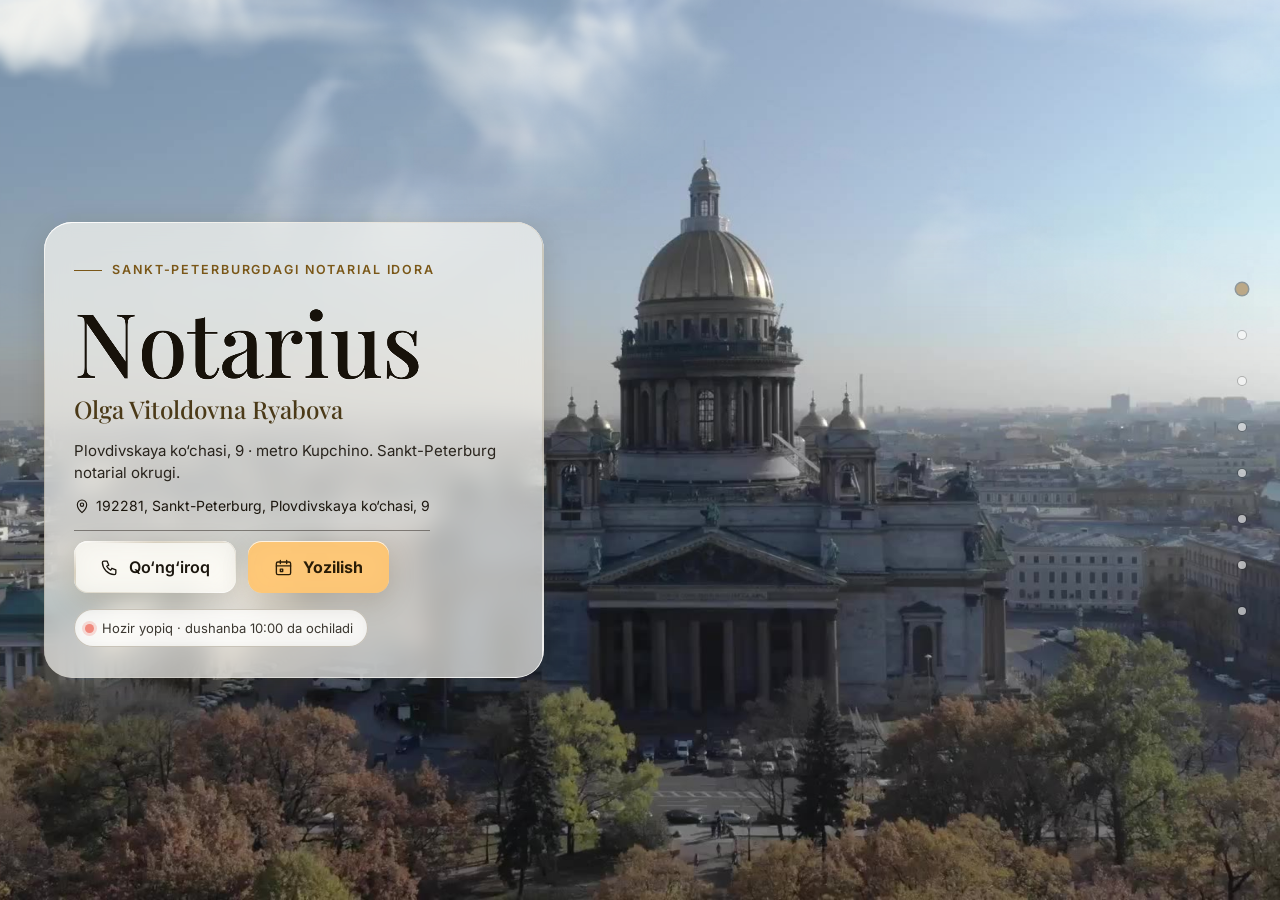
<file: uz/index.html>
<!DOCTYPE html>
<html lang="uz" data-theme="light">
<head>
<meta charset="utf-8">
<meta name="viewport" content="width=device-width, initial-scale=1, viewport-fit=cover">
<title>Notarius O. V. Ryabova — Plovdivskaya ko‘chasi, 9, Sankt-Peterburg</title>
<meta name="description" content="Notarius O. V. Ryabova, Plovdivskaya ko‘chasi, 9. Meros, ishonchnomalar, ko‘chmas mulk bitimlari, MChJ. Yozilish: +7 (812) 708-19-17.">
<meta name="robots" content="noindex, nofollow, noarchive">
<meta name="geo.region" content="RU-SPE">
<meta name="geo.placename" content="Sankt-Peterburg">
<meta name="geo.position" content="59.8414922;30.3906568">
<meta name="ICBM" content="59.8414922, 30.3906568">
<link rel="canonical" href="https://kristall2002-art.github.io/etalon-b-ryabova/uz/">
<link rel="alternate" hreflang="ru" href="https://kristall2002-art.github.io/etalon-b-ryabova/">
<link rel="alternate" hreflang="en" href="https://kristall2002-art.github.io/etalon-b-ryabova/en/">
<link rel="alternate" hreflang="uz" href="https://kristall2002-art.github.io/etalon-b-ryabova/uz/">
<link rel="alternate" hreflang="tg" href="https://kristall2002-art.github.io/etalon-b-ryabova/tg/">
<link rel="alternate" hreflang="ky" href="https://kristall2002-art.github.io/etalon-b-ryabova/kg/">
<link rel="alternate" hreflang="az" href="https://kristall2002-art.github.io/etalon-b-ryabova/az/">
<link rel="alternate" hreflang="zh" href="https://kristall2002-art.github.io/etalon-b-ryabova/zh/">
<link rel="alternate" hreflang="x-default" href="https://kristall2002-art.github.io/etalon-b-ryabova/">
<meta property="og:type" content="website">
<meta property="og:locale" content="uz_UZ">
<meta property="og:site_name" content="Notarius Ryabova">
<meta property="og:title" content="Notarius O. V. Ryabova — Plovdivskaya ko‘chasi, 9, Sankt-Peterburg">
<meta property="og:description" content="Notarius O. V. Ryabova, Plovdivskaya ko‘chasi, 9. Meros, ishonchnomalar, ko‘chmas mulk bitimlari, MChJ. Yozilish: +7 (812) 708-19-17.">
<meta property="og:url" content="https://kristall2002-art.github.io/etalon-b-ryabova/uz/">
<meta property="og:image" content="https://kristall2002-art.github.io/etalon-b-ryabova/img/hero-poster.jpg">
<meta name="twitter:card" content="summary_large_image">
<meta name="twitter:title" content="Notarius O. V. Ryabova — Plovdivskaya ko‘chasi, 9, Sankt-Peterburg">
<meta name="twitter:description" content="Notarius O. V. Ryabova, Plovdivskaya ko‘chasi, 9. Meros, ishonchnomalar, ko‘chmas mulk bitimlari, MChJ. Yozilish: +7 (812) 708-19-17.">
<meta name="twitter:image" content="https://kristall2002-art.github.io/etalon-b-ryabova/img/hero-poster.jpg">
<meta name="theme-color" content="#f8f8f8">
<link rel="icon" href="data:image/svg+xml,%3Csvg%20xmlns%3D%22http%3A//www.w3.org/2000/svg%22%20viewBox%3D%220%200%2064%2064%22%3E%3Crect%20width%3D%2264%22%20height%3D%2264%22%20rx%3D%2214%22%20fill%3D%22%23665230%22/%3E%3Ctext%20x%3D%2232%22%20y%3D%2248%22%20text-anchor%3D%22middle%22%20font-family%3D%22Georgia%2Cserif%22%20font-size%3D%2242%22%20fill%3D%22%23fff%22%3E%C2%A7%3C/text%3E%3C/svg%3E">
<script>document.documentElement.classList.add('js');try{var _i=parseInt(localStorage.getItem('nb_fs2'),10),_f=[1,1.15,1.3,1.5][_i];if(_f)document.documentElement.style.setProperty('--fs',_f)}catch(e){}</script>
<style id="hero-timing">:root{--hero-d:1.2s}</style>
<link rel="preload" as="image" href="../img/hero-poster.jpg" fetchpriority="high">
<!-- шрифты лежат внутри сайта: Google Fonts у российской аудитории режется -->
<style>
@font-face{font-family:'Inter';font-style:normal;font-weight:400;font-display:swap;src:url(../assets/fonts/inter-400-cyrillic-ext.woff2) format('woff2');unicode-range:U+0460-052F, U+1C80-1C8A, U+20B4, U+2DE0-2DFF, U+A640-A69F, U+FE2E-FE2F}
@font-face{font-family:'Inter';font-style:normal;font-weight:400;font-display:swap;src:url(../assets/fonts/inter-400-cyrillic.woff2) format('woff2');unicode-range:U+0301, U+0400-045F, U+0490-0491, U+04B0-04B1, U+2116}
@font-face{font-family:'Inter';font-style:normal;font-weight:400;font-display:swap;src:url(../assets/fonts/inter-400-latin-ext.woff2) format('woff2');unicode-range:U+0100-02BA, U+02BD-02C5, U+02C7-02CC, U+02CE-02D7, U+02DD-02FF, U+0304, U+0308, U+0329, U+1D00-1DBF, U+1E00-1E9F, U+1EF2-1EFF, U+2020, U+20A0-20AB, U+20AD-20C0, U+2113, U+2C60-2C7F, U+A720-A7FF}
@font-face{font-family:'Inter';font-style:normal;font-weight:400;font-display:swap;src:url(../assets/fonts/inter-400-latin.woff2) format('woff2');unicode-range:U+0000-00FF, U+0131, U+0152-0153, U+02BB-02BC, U+02C6, U+02DA, U+02DC, U+0304, U+0308, U+0329, U+2000-206F, U+20AC, U+2122, U+2191, U+2193, U+2212, U+2215, U+FEFF, U+FFFD}
@font-face{font-family:'Inter';font-style:normal;font-weight:500;font-display:swap;src:url(../assets/fonts/inter-500-cyrillic-ext.woff2) format('woff2');unicode-range:U+0460-052F, U+1C80-1C8A, U+20B4, U+2DE0-2DFF, U+A640-A69F, U+FE2E-FE2F}
@font-face{font-family:'Inter';font-style:normal;font-weight:500;font-display:swap;src:url(../assets/fonts/inter-500-cyrillic.woff2) format('woff2');unicode-range:U+0301, U+0400-045F, U+0490-0491, U+04B0-04B1, U+2116}
@font-face{font-family:'Inter';font-style:normal;font-weight:500;font-display:swap;src:url(../assets/fonts/inter-500-latin-ext.woff2) format('woff2');unicode-range:U+0100-02BA, U+02BD-02C5, U+02C7-02CC, U+02CE-02D7, U+02DD-02FF, U+0304, U+0308, U+0329, U+1D00-1DBF, U+1E00-1E9F, U+1EF2-1EFF, U+2020, U+20A0-20AB, U+20AD-20C0, U+2113, U+2C60-2C7F, U+A720-A7FF}
@font-face{font-family:'Inter';font-style:normal;font-weight:500;font-display:swap;src:url(../assets/fonts/inter-500-latin.woff2) format('woff2');unicode-range:U+0000-00FF, U+0131, U+0152-0153, U+02BB-02BC, U+02C6, U+02DA, U+02DC, U+0304, U+0308, U+0329, U+2000-206F, U+20AC, U+2122, U+2191, U+2193, U+2212, U+2215, U+FEFF, U+FFFD}
@font-face{font-family:'Inter';font-style:normal;font-weight:600;font-display:swap;src:url(../assets/fonts/inter-600-cyrillic-ext.woff2) format('woff2');unicode-range:U+0460-052F, U+1C80-1C8A, U+20B4, U+2DE0-2DFF, U+A640-A69F, U+FE2E-FE2F}
@font-face{font-family:'Inter';font-style:normal;font-weight:600;font-display:swap;src:url(../assets/fonts/inter-600-cyrillic.woff2) format('woff2');unicode-range:U+0301, U+0400-045F, U+0490-0491, U+04B0-04B1, U+2116}
@font-face{font-family:'Inter';font-style:normal;font-weight:600;font-display:swap;src:url(../assets/fonts/inter-600-latin-ext.woff2) format('woff2');unicode-range:U+0100-02BA, U+02BD-02C5, U+02C7-02CC, U+02CE-02D7, U+02DD-02FF, U+0304, U+0308, U+0329, U+1D00-1DBF, U+1E00-1E9F, U+1EF2-1EFF, U+2020, U+20A0-20AB, U+20AD-20C0, U+2113, U+2C60-2C7F, U+A720-A7FF}
@font-face{font-family:'Inter';font-style:normal;font-weight:600;font-display:swap;src:url(../assets/fonts/inter-600-latin.woff2) format('woff2');unicode-range:U+0000-00FF, U+0131, U+0152-0153, U+02BB-02BC, U+02C6, U+02DA, U+02DC, U+0304, U+0308, U+0329, U+2000-206F, U+20AC, U+2122, U+2191, U+2193, U+2212, U+2215, U+FEFF, U+FFFD}
@font-face{font-family:'Inter';font-style:normal;font-weight:700;font-display:swap;src:url(../assets/fonts/inter-700-cyrillic-ext.woff2) format('woff2');unicode-range:U+0460-052F, U+1C80-1C8A, U+20B4, U+2DE0-2DFF, U+A640-A69F, U+FE2E-FE2F}
@font-face{font-family:'Inter';font-style:normal;font-weight:700;font-display:swap;src:url(../assets/fonts/inter-700-cyrillic.woff2) format('woff2');unicode-range:U+0301, U+0400-045F, U+0490-0491, U+04B0-04B1, U+2116}
@font-face{font-family:'Inter';font-style:normal;font-weight:700;font-display:swap;src:url(../assets/fonts/inter-700-latin-ext.woff2) format('woff2');unicode-range:U+0100-02BA, U+02BD-02C5, U+02C7-02CC, U+02CE-02D7, U+02DD-02FF, U+0304, U+0308, U+0329, U+1D00-1DBF, U+1E00-1E9F, U+1EF2-1EFF, U+2020, U+20A0-20AB, U+20AD-20C0, U+2113, U+2C60-2C7F, U+A720-A7FF}
@font-face{font-family:'Inter';font-style:normal;font-weight:700;font-display:swap;src:url(../assets/fonts/inter-700-latin.woff2) format('woff2');unicode-range:U+0000-00FF, U+0131, U+0152-0153, U+02BB-02BC, U+02C6, U+02DA, U+02DC, U+0304, U+0308, U+0329, U+2000-206F, U+20AC, U+2122, U+2191, U+2193, U+2212, U+2215, U+FEFF, U+FFFD}
@font-face{font-family:'Playfair Display';font-style:normal;font-weight:500;font-display:swap;src:url(../assets/fonts/playfair-display-500-cyrillic.woff2) format('woff2');unicode-range:U+0301, U+0400-045F, U+0490-0491, U+04B0-04B1, U+2116}
@font-face{font-family:'Playfair Display';font-style:normal;font-weight:500;font-display:swap;src:url(../assets/fonts/playfair-display-500-latin-ext.woff2) format('woff2');unicode-range:U+0100-02BA, U+02BD-02C5, U+02C7-02CC, U+02CE-02D7, U+02DD-02FF, U+0304, U+0308, U+0329, U+1D00-1DBF, U+1E00-1E9F, U+1EF2-1EFF, U+2020, U+20A0-20AB, U+20AD-20C0, U+2113, U+2C60-2C7F, U+A720-A7FF}
@font-face{font-family:'Playfair Display';font-style:normal;font-weight:500;font-display:swap;src:url(../assets/fonts/playfair-display-500-latin.woff2) format('woff2');unicode-range:U+0000-00FF, U+0131, U+0152-0153, U+02BB-02BC, U+02C6, U+02DA, U+02DC, U+0304, U+0308, U+0329, U+2000-206F, U+20AC, U+2122, U+2191, U+2193, U+2212, U+2215, U+FEFF, U+FFFD}
@font-face{font-family:'Playfair Display';font-style:normal;font-weight:600;font-display:swap;src:url(../assets/fonts/playfair-display-600-cyrillic.woff2) format('woff2');unicode-range:U+0301, U+0400-045F, U+0490-0491, U+04B0-04B1, U+2116}
@font-face{font-family:'Playfair Display';font-style:normal;font-weight:600;font-display:swap;src:url(../assets/fonts/playfair-display-600-latin-ext.woff2) format('woff2');unicode-range:U+0100-02BA, U+02BD-02C5, U+02C7-02CC, U+02CE-02D7, U+02DD-02FF, U+0304, U+0308, U+0329, U+1D00-1DBF, U+1E00-1E9F, U+1EF2-1EFF, U+2020, U+20A0-20AB, U+20AD-20C0, U+2113, U+2C60-2C7F, U+A720-A7FF}
@font-face{font-family:'Playfair Display';font-style:normal;font-weight:600;font-display:swap;src:url(../assets/fonts/playfair-display-600-latin.woff2) format('woff2');unicode-range:U+0000-00FF, U+0131, U+0152-0153, U+02BB-02BC, U+02C6, U+02DA, U+02DC, U+0304, U+0308, U+0329, U+2000-206F, U+20AC, U+2122, U+2191, U+2193, U+2212, U+2215, U+FEFF, U+FFFD}
/* ===== Notary site — generator stylesheet (light warm base, dark theme by toggle) ===== */
:root{
  --p100:#665230; --p90:#97825e; --p80:#bba887; --p70:#c2b9a9; --p50:#dad5ce; --p40:#e0dedb;
  --p30:#eeece9; --p20:#f1f1f0; --p10:#f8f8f8; --n100:#0e0f11; --n90:#3c404b; --n10:#fff;

  --bg:var(--p10); --bg2:var(--p20); --bg3:var(--p30); --card:var(--n10); --text:var(--n100); --muted:var(--n90);
  --line:var(--p50); --line2:var(--p40); --accent:var(--p90); --accent-d:var(--p100); --accent-l:var(--p80); --accent-soft:var(--p30);
  --on-accent:#fff; --shadow:0 1px 10px rgba(51,51,51,.10); --shadow-lg:0 12px 40px rgba(30,24,10,.14);
  --hero-ov1:rgba(14,15,17,.72); --hero-ov2:rgba(14,15,17,.30); --sec-ov:rgba(248,248,248,.72);
  --ok:#2e8b57; --bad:#b4453b;
  /* те же цвета составляющими: rgba() понимают все браузеры, color-mix() — нет */
  --bg-rgb:248,248,248; --card-rgb:255,255,255; --accent-rgb:151,130,94; --ok-rgb:46,139,87;

  --zc:var(--fs); --fs:1; --vwu:calc(1vw / var(--fs)); --vhu:calc(1vh / var(--fs));   /* масштаб текста (А−/А+) и «честные» vw/vh под ним */
  --hdr-h:68px; --bar-h:70px; --vh:calc(100*var(--vhu)); --gap:24px; --radius:14px; --radius-s:10px;
  --font:"Inter",Tahoma,Arial,sans-serif; --serif:"Playfair Display",Georgia,"Times New Roman",serif;
  --ease:cubic-bezier(.65,.05,.36,1); --speed:520ms;
}
html[data-theme="dark"]{
  --bg:#17150f; --bg2:#1d1a13; --bg3:#252117; --card:#221e15; --text:#f1ebdf; --muted:#b9ae98;
  --line:#3a3325; --line2:#2f2a1e; --accent:#c9b17f; --accent-d:#e0cf9f; --accent-l:#8d7b58; --accent-soft:#2a251a;
  --on-accent:#17150f; --shadow:0 1px 12px rgba(0,0,0,.45); --shadow-lg:0 14px 40px rgba(0,0,0,.55);
  --hero-ov1:rgba(10,9,6,.80); --hero-ov2:rgba(10,9,6,.40); --sec-ov:rgba(16,15,12,.76);
  --bg-rgb:23,21,15; --card-rgb:34,30,21; --accent-rgb:201,177,127;
}

*,*::before,*::after{box-sizing:border-box}
/* А−/А+: весь сайт — шапка, плашки, меню, формы, окна — растёт пропорционально, как при увеличении масштаба в браузере */
html{-webkit-text-size-adjust:100%;scroll-behavior:auto;zoom:var(--fs,1)}
html,body{height:100%;margin:0;overflow:hidden;background:var(--bg);color:var(--text);
  font-family:var(--font);font-size:16px;line-height:1.55;-webkit-font-smoothing:antialiased}
body{overscroll-behavior:none;position:relative}
a{color:inherit;text-decoration:none}
img{display:block;max-width:100%}
button{font:inherit;color:inherit;background:none;border:0;padding:0;cursor:pointer}
input,select,textarea{font:inherit;color:inherit}
h1,h2,h3,h4,p{margin:0}
ul{margin:0;padding:0;list-style:none}
svg{display:block}
.ico{width:22px;height:22px;stroke:currentColor;fill:none;stroke-width:1.7;stroke-linecap:round;stroke-linejoin:round;flex:none}
.vh{position:absolute!important;width:1px;height:1px;overflow:hidden;clip:rect(0 0 0 0);white-space:nowrap}

/* ---------- typography helpers ---------- */
.kicker{display:inline-flex;align-items:center;gap:10px;font-size:13px;font-weight:600;letter-spacing:.14em;text-transform:uppercase;color:var(--accent)}
.kicker::before{content:"";width:28px;height:1px;background:var(--accent)}
.h2{font-size:clamp(26px,calc(3.2*var(--vwu,1vw)),40px);font-weight:600;letter-spacing:-.02em;line-height:1.12;margin-top:10px}
.lead{color:var(--muted);font-size:17px;max-width:640px;margin-top:12px}
.sec-head{margin-bottom:28px}
#contacts .sec-head{margin-bottom:18px}

/* ---------- buttons ---------- */
.btn{display:inline-flex;align-items:center;justify-content:center;gap:10px;min-height:48px;padding:0 22px;border-radius:999px;
  font-weight:600;font-size:15px;line-height:1;border:1.5px solid transparent;transition:background .25s,color .25s,border-color .25s,transform .2s,box-shadow .25s;white-space:nowrap}
.btn:active{transform:translateY(1px)}
.btn-primary{background:var(--accent-d);color:var(--on-accent);border-color:var(--accent-d)}
.btn-primary:hover{background:var(--accent);border-color:var(--accent);color:#fff}
html[data-theme="dark"] .btn-primary:hover{color:#17150f}
.btn-ghost{border-color:var(--line);color:var(--text);background:var(--card)}
.btn-ghost:hover{border-color:var(--accent);color:var(--accent-d)}
.btn-light{background:rgba(255,255,255,.14);color:#fff;border-color:rgba(255,255,255,.55);backdrop-filter:blur(6px)}
.btn-light:hover{background:#fff;color:var(--n100)}
.btn-white{background:#fff;color:var(--n100);border-color:#fff}
.btn-white:hover{background:var(--p30);border-color:var(--p30)}
.btn .ico{width:18px;height:18px}
.btn-sm{min-height:44px;padding:0 16px;font-size:14px}

/* ---------- header ---------- */
.hdr{position:fixed;top:0;left:0;right:0;height:var(--hdr-h);z-index:200;display:flex;align-items:center;
  zoom:calc(1 / var(--zc,1)); --vwu:1vw; --vhu:1vh;   /* А−/А+ шапку не трогают: она всегда как при 100 % (страница в zoom, шапка — встречный zoom) */
  background:rgba(var(--bg-rgb),.88);backdrop-filter:blur(12px);-webkit-backdrop-filter:blur(12px);
  border-bottom:1px solid var(--line2);transition:background .3s}
.hdr-in{width:100%;max-width:1280px;margin:0 auto;padding:0 28px;display:flex;align-items:center;gap:24px}
.brand{display:flex;align-items:center;gap:12px;min-width:0;min-height:44px}
.mono-img{object-fit:contain;background:#fff;padding:2px;box-sizing:border-box}
.mono{width:42px;height:42px;border-radius:12px;background:var(--accent-d);color:var(--on-accent);display:grid;place-items:center;
  font-family:var(--serif);font-size:20px;font-weight:600;flex:none;letter-spacing:.02em}
.brand-t{display:flex;flex-direction:column;line-height:1.15;min-width:0}
.brand-n{font-weight:600;font-size:15px;white-space:nowrap;overflow:hidden;text-overflow:ellipsis}
.brand-s{font-size:13px;color:var(--muted);white-space:nowrap;overflow:hidden;text-overflow:ellipsis}
.nav{display:flex;align-items:center;gap:4px;margin-left:auto}
.nav > li{position:relative}
.nav-a{display:inline-flex;align-items:center;gap:6px;min-height:44px;padding:10px 12px;border-radius:8px;font-size:14px;font-weight:500;color:var(--text);opacity:.8;transition:opacity .2s,background .2s}
.nav-a:hover,.nav-a.cur,.nav > li.open > .nav-a{opacity:1;background:var(--bg3)}
.nav-a .chev{width:14px;height:14px;transition:transform .25s}
.nav > li.open > .nav-a .chev{transform:rotate(180deg)}
.hdr-tools{display:flex;align-items:center;gap:6px;margin-left:8px}
.tool{width:44px;height:44px;border-radius:10px;display:grid;place-items:center;color:var(--text);opacity:.8;transition:background .2s,opacity .2s}
.tool:hover{background:var(--bg3);opacity:1}
.tool .ico{width:20px;height:20px}
.tool-lang{width:auto;padding:0 10px;gap:6px;font-size:13px;font-weight:600;letter-spacing:.04em;display:flex;align-items:center}
.lang-wrap{position:relative}
.lang-dd{position:absolute;right:0;top:calc(100% + 8px);background:var(--card);border:1px solid var(--line);border-radius:12px;box-shadow:var(--shadow-lg);
  padding:6px;min-width:190px;display:none;z-index:210}
.lang-wrap.open .lang-dd{display:block}
.lang-dd button,.lang-dd a{display:flex;width:100%;align-items:center;gap:10px;min-height:44px;padding:9px 12px;border-radius:8px;font-size:14px;text-align:left}
.lang-dd button:hover,.lang-dd a:hover{background:var(--bg3)}
.lang-dd button.cur,.lang-dd a.cur{color:var(--accent-d);font-weight:600}
.lang-dd b{font-size:13px;letter-spacing:.08em;width:26px;color:var(--muted)}
.hdr-book{margin-left:4px}
.burger{display:none}
.moon,.sun{display:none}
html[data-theme="dark"] .sun{display:block}
html:not([data-theme="dark"]) .moon{display:block}

/* mega menu */
.mega{position:absolute;left:50%;top:calc(100% + 10px);transform:translateX(-50%);width:min(980px,calc(calc(100*var(--vwu,1vw)) - 40px));
  background:var(--card);border:1px solid var(--line);border-radius:16px;box-shadow:var(--shadow-lg);padding:20px;display:none;z-index:210}
.nav > li.open > .mega{display:block}
.mega-head{display:flex;justify-content:space-between;align-items:baseline;gap:16px;padding:0 6px 14px;border-bottom:1px solid var(--line2);margin-bottom:12px}
.mega-head b{font-size:14px}
.mega-head span{font-size:13px;color:var(--muted)}
.mega-grid{display:grid;grid-template-columns:repeat(2,1fr);gap:4px}
.mega-it{display:flex;gap:12px;align-items:flex-start;padding:10px 12px;border-radius:10px;text-align:left;width:100%;transition:background .2s}
.mega-it:hover{background:var(--bg3)}
.mega-it .cic{width:38px;height:38px;border-radius:10px;background:var(--accent-soft);color:var(--accent-d);display:grid;place-items:center;flex:none}
.mega-it .cic .ico{width:20px;height:20px}
.mega-it b{display:block;font-size:14px;font-weight:600}
.mega-it small{display:block;font-size:13px;color:var(--muted);line-height:1.35;margin-top:2px}
.mega-it em{font-style:normal;font-size:13px;color:var(--accent);margin-top:3px;display:block}

/* mobile menu */
.mmenu{position:fixed;top:calc(var(--hdr-h) / var(--zc,1));left:0;right:0;bottom:var(--bar-h);z-index:190;background:var(--bg);overflow-y:auto;padding:14px 18px 30px;display:none}
.mmenu.open{display:block}
.mmenu a,.mmenu .macc > button{display:flex;align-items:center;justify-content:space-between;width:100%;padding:14px 6px;border-bottom:1px solid var(--line2);font-size:17px;font-weight:500;text-align:left}
.mmenu .macc > button .chev{width:18px;height:18px;transition:transform .25s}
.mmenu .macc.open > button .chev{transform:rotate(180deg)}
.mmenu .macc-list{display:none;padding:4px 0 8px}
.mmenu .macc.open .macc-list{display:block}
.mmenu .macc-list button{display:flex;align-items:center;gap:12px;width:100%;padding:11px 8px;border-radius:10px;text-align:left;font-size:15px}
.mmenu .macc-list button:hover{background:var(--bg3)}
.mmenu .macc-list .cic{width:32px;height:32px;border-radius:8px;background:var(--accent-soft);color:var(--accent-d);display:grid;place-items:center;flex:none}
.mmenu .macc-list .cic .ico{width:17px;height:17px}
.mmenu-foot{display:flex;flex-wrap:wrap;gap:8px;margin-top:18px}
.mmenu-foot .btn{flex:1}

/* ---------- full-page scroller ---------- */
.fp{position:relative;width:100%;height:var(--vh);overflow:hidden}
.fp-track{will-change:transform;transition:transform var(--speed) var(--ease)}
.fp-track.no-anim{transition:none}
.sec{position:relative;height:var(--vh);width:100%;overflow:hidden}
.sec-scroll{height:100%;overflow-y:auto;overflow-x:hidden;display:flex;flex-direction:column;
  padding:calc(var(--hdr-h) / var(--zc,1) + 20px) 28px calc(var(--bar-h) + 96px);-webkit-overflow-scrolling:touch;scrollbar-width:thin;scrollbar-color:var(--line) transparent}
.wrap{margin:auto;width:100%;max-width:1180px}
.sec-alt{background:var(--bg2)}

/* reveal animation */
.rv{opacity:0;transform:translateY(18px);transition:opacity .7s ease,transform .7s ease;transition-delay:calc(var(--i,0) * 90ms)}
.sec.active .rv{opacity:1;transform:none}

/* side dots */
.dots{position:fixed;right:16px;top:50%;transform:translateY(-50%);z-index:150;display:flex;flex-direction:column;gap:2px}
.dots button{position:relative;width:44px;height:44px;display:grid;place-items:center}
.dots button::after{content:"";width:8px;height:8px;border-radius:50%;background:var(--muted);opacity:.45;transition:transform .25s,opacity .25s,background .25s}
.dots button:hover::after{opacity:.9}
.dots button.cur::after{background:var(--accent);opacity:1;transform:scale(1.5)}
.dots button span{position:absolute;right:32px;top:50%;transform:translateY(-50%) translateX(6px);background:var(--n100);color:#fff;font-size:13px;
  padding:5px 10px;border-radius:6px;white-space:nowrap;opacity:0;pointer-events:none;transition:opacity .2s,transform .2s}
.dots button:hover span{opacity:1;transform:translateY(-50%)}
.sec-hero ~ .dots{color:#fff}
body[data-sec="0"] .dots button::after{background:#fff}
body[data-sec="0"] .dots button.cur::after{background:var(--p80)}

.sec:not(.sec-hero) .sec-scroll{position:relative;z-index:1}

.status{display:inline-flex;align-items:center;gap:8px;padding:8px 14px 8px 10px;border-radius:999px;background:rgba(255,255,255,.12);border:1px solid rgba(255,255,255,.28);font-size:13px;backdrop-filter:blur(6px)}
.status i{width:9px;height:9px;border-radius:50%;background:#7bd389;box-shadow:0 0 0 3px rgba(123,211,137,.28)}
.status.closed i{background:#f08a7e;box-shadow:0 0 0 3px rgba(240,138,126,.28)}
.status.soon i{background:#f0c674;box-shadow:0 0 0 3px rgba(240,198,116,.28)}
.status span{opacity:.85}
.addr-link{display:inline-flex;align-items:center;gap:6px;border-bottom:1px solid currentColor;padding:13px 0 14px;margin:-13px 0 -14px;transition:color .2s}
.addr-link:hover{color:var(--accent)}
.addr-link .ico{width:16px;height:16px}

/* ---------- services ---------- */
.svc-grid{display:grid;grid-template-columns:repeat(5,1fr);gap:14px}
.svc{display:flex;flex-direction:column;align-items:flex-start;gap:10px;padding:18px 16px 16px;border-radius:var(--radius);background:var(--card);border:1px solid var(--line2);
  text-align:left;min-height:170px;transition:transform .25s,box-shadow .25s,border-color .25s;position:relative}
.svc:hover{transform:translateY(-3px);box-shadow:var(--shadow-lg);border-color:var(--accent-l)}
.svc .cic{width:44px;height:44px;border-radius:12px;background:var(--accent-soft);color:var(--accent-d);display:grid;place-items:center}
.svc b{font-size:15px;font-weight:600;line-height:1.3}
.svc small{font-size:13px;color:var(--muted);line-height:1.35}
.svc em{font-style:normal;font-size:13px;color:var(--accent);margin-top:auto;padding-top:6px;display:inline-flex;align-items:center;gap:4px}
.svc em .ico{width:12px;height:12px}

/* ---------- about ---------- */
.about{display:grid;grid-template-columns:1.15fr .85fr;gap:48px;align-items:start}
.about-txt p{color:var(--muted);margin-top:14px;font-size:16px}
.about-txt p:first-of-type{color:var(--text)}
.quote{margin-top:22px;padding:16px 20px;border-left:3px solid var(--accent);background:var(--card);border-radius:0 12px 12px 0;font-family:var(--serif);font-size:18px;line-height:1.45;color:var(--text)}
.creds{display:grid;gap:10px}
.cred{display:flex;gap:14px;align-items:center;padding:14px 16px;border-radius:12px;background:var(--card);border:1px solid var(--line2)}
.cred .cic{width:40px;height:40px;border-radius:10px;background:var(--accent-soft);color:var(--accent-d);display:grid;place-items:center;flex:none}
.cred .cic .ico{width:20px;height:20px}
.cred small{display:block;font-size:13px;color:var(--muted);text-transform:uppercase;letter-spacing:.06em}
.cred b{display:block;font-size:15px;font-weight:600;line-height:1.3}
.chips{display:flex;flex-wrap:wrap;gap:8px;margin-top:16px}
.chips li{padding:8px 14px;border-radius:999px;border:1px solid var(--accent-l);color:var(--accent-d);font-size:13.5px;font-weight:500;background:var(--card)}
.strong-lbl{margin-top:22px;font-size:13px;text-transform:uppercase;letter-spacing:.1em;color:var(--muted)}

/* ---------- how ---------- */
.steps{display:grid;grid-template-columns:repeat(5,1fr);gap:16px;position:relative;margin-top:14px}
.steps::before{content:"";position:absolute;left:8%;right:8%;top:30px;height:1px;background:var(--line)}
.step{position:relative;padding:0 8px}
.step-n{width:60px;height:60px;border-radius:50%;background:var(--card);border:1.5px solid var(--accent-l);color:var(--accent-d);display:grid;place-items:center;
  font-family:var(--serif);font-size:24px;font-weight:600;position:relative;z-index:1;transition:background .4s,color .4s}
.sec.active .step-n{animation:pop .6s var(--ease) both;animation-delay:calc(var(--i) * 140ms + 150ms)}
@keyframes pop{0%{transform:scale(.6);opacity:0}60%{transform:scale(1.08);opacity:1}100%{transform:scale(1)}}
.step b{display:block;margin-top:16px;font-size:17px;font-weight:600}
.step p{color:var(--muted);font-size:14.5px;margin-top:6px}

/* ---------- reviews ---------- */
.reviews{display:grid;grid-template-columns:300px 1fr;gap:28px;align-items:start}
.rsum{background:var(--card);border:1px solid var(--line2);border-radius:var(--radius);padding:26px 24px;text-align:center}
.rsum .big{font-family:var(--serif);font-size:64px;line-height:1;font-weight:500;color:var(--accent-d)}
.stars{display:inline-flex;gap:3px;--fill:100%}
.stars svg{width:20px;height:20px}
.stars .st{fill:var(--line);stroke:none}
.stars .st.on{fill:#e7b73b}
.stars .st.half{fill:url(#halfgrad)}
.rsum .stars{margin-top:8px}
.rsum p{color:var(--muted);font-size:13.5px;margin-top:10px;line-height:1.4}
.rsum .btn{margin-top:16px;width:100%}
.rsum .gis{display:block;margin:10px 0 -14px;padding:14px 0;font-size:13px;color:var(--accent-d);text-decoration:underline;text-underline-offset:3px}
.rgrid{display:grid;grid-template-columns:repeat(2,1fr);gap:14px}
.rev{background:var(--card);border:1px solid var(--line2);border-radius:var(--radius);padding:20px;display:flex;flex-direction:column;gap:10px}
.rev .stars svg{width:15px;height:15px}
.rev p{font-size:14.5px;line-height:1.5;flex:1}
.rev p::before{content:"“";font-family:var(--serif);color:var(--accent);font-size:22px;line-height:0;margin-right:4px;vertical-align:-6px}
.rev-meta{display:flex;flex-wrap:wrap;justify-content:space-between;gap:4px 10px;align-items:baseline;font-size:13px;color:var(--muted)}
.rev-meta b{color:var(--text);font-weight:600}
.rev-src{display:inline-flex;align-items:center;gap:5px;white-space:nowrap;margin-left:auto}
.rev-src i{width:6px;height:6px;border-radius:50%;background:var(--accent)}
.rev-sample{color:var(--muted);font-style:italic;opacity:.85}
.rev-real{color:var(--accent-d);font-weight:600}
.rev-real i{background:var(--ok)}
.rev-is-real{border-color:var(--accent-l)}
.demo-note{margin-top:14px;max-width:760px;font-size:13.5px;line-height:1.45;color:var(--muted);background:var(--accent-soft);
  border-left:3px solid var(--accent);border-radius:0 8px 8px 0;padding:8px 12px}
.rnote{margin-top:14px;font-size:13px;color:var(--muted)}

/* ---------- faq ---------- */
.faq{display:grid;grid-template-columns:1fr 1fr;gap:0 32px;align-items:start}
.faq-col{display:flex;flex-direction:column}
.fq{border-bottom:1px solid var(--line)}
.fq > button{display:flex;width:100%;align-items:center;justify-content:space-between;gap:16px;min-height:44px;padding:16px 4px;text-align:left;font-weight:600;font-size:15.5px;line-height:1.35}
.fq > button .pl{width:26px;height:26px;border-radius:50%;border:1px solid var(--line);display:grid;place-items:center;flex:none;color:var(--accent-d);transition:transform .3s,background .3s}
.fq > button .pl .ico{width:14px;height:14px}
.fq.open > button .pl{transform:rotate(45deg);background:var(--accent-soft)}
.fq-a{display:grid;grid-template-rows:0fr;transition:grid-template-rows .35s var(--ease)}
.fq.open .fq-a{grid-template-rows:1fr}
.fq-a > div{overflow:hidden}
.fq-a p{color:var(--muted);font-size:14.5px;padding:0 4px 16px;line-height:1.55}
.fq-a .faq-note{font-size:13px;color:var(--accent-d);padding-bottom:6px}
.fq-a .faq-note:empty{display:none}

/* ---------- contacts ---------- */
.contacts{display:grid;grid-template-columns:1fr 1.05fr 1fr;gap:18px;align-items:stretch}
.contacts .cbox{padding:16px 18px}
.cbox{background:var(--card);border:1px solid var(--line2);border-radius:var(--radius);padding:20px}
.cl{display:grid;gap:12px}
.cl li{display:flex;gap:12px;align-items:flex-start}
.cl .cic{width:36px;height:36px;border-radius:10px;background:var(--accent-soft);color:var(--accent-d);display:grid;place-items:center;flex:none}
.cl .cic .ico{width:18px;height:18px}
.cl small{display:block;font-size:13px;color:var(--muted);text-transform:uppercase;letter-spacing:.06em}
.cl b{display:block;font-weight:500;font-size:15px;line-height:1.4}
.cl a.tel,.cl a.mail{display:block;padding:14px 0;margin:-14px 0}
.cl a.tel:hover,.cl a.mail:hover{color:var(--accent-d)}
.hours-link{display:inline-block;font-size:13px;color:var(--accent-d);text-decoration:underline;text-underline-offset:3px;padding:14px 0;margin:-14px 0}
.cl .msgs{display:flex;gap:8px;margin-top:4px;flex-wrap:wrap}
.cl .msgs a{display:inline-flex;align-items:center;gap:6px;padding:6px 10px;border-radius:8px;border:1px solid var(--line);font-size:13px;min-height:44px}
.cl .msgs a .ico{width:16px;height:16px}
.mapbox{display:flex;flex-direction:column;gap:12px;padding:12px}
.map{flex:1;min-height:280px;border-radius:10px;overflow:hidden;border:1px solid var(--line);background:var(--bg3);position:relative}
.map iframe{width:100%;height:100%;border:0;position:absolute;inset:0}
.map-actions{display:flex;gap:8px;flex-wrap:wrap}
.map-actions .btn{flex:1;min-height:44px;font-size:14px;padding:0 12px}

/* form */
.form h3{font-size:19px;font-weight:600}
.form .fdesc{color:var(--muted);font-size:13.5px;margin-top:6px}
.fg{display:grid;gap:8px;margin-top:12px}
.f2{display:grid;grid-template-columns:1fr 1fr;gap:10px}
.fld{display:flex;flex-direction:column;gap:4px}
.fld label{font-size:13px;color:var(--muted);font-weight:500}
.fld input,.fld select,.fld textarea{width:100%;background:var(--bg);border:1px solid var(--line);border-radius:10px;padding:8px 12px;font-size:14px;transition:border-color .2s,box-shadow .2s;min-height:44px}
.fld textarea{min-height:48px;resize:vertical}
.fld input:focus,.fld select:focus,.fld textarea:focus{outline:0;border-color:var(--accent);box-shadow:0 0 0 3px rgba(var(--accent-rgb),.22)}
.fld.err input,.fld.err select{border-color:var(--bad)}
.ferr{font-size:13px;color:var(--bad);display:none}
.fld.err .ferr{display:block}
.fnote{font-size:13px;color:var(--muted);margin-top:8px;line-height:1.4}
.fok{display:none;margin-top:10px;padding:10px 12px;border-radius:10px;background:rgba(var(--ok-rgb),.12);color:var(--ok);font-size:13.5px}
.fok.show{display:block}

.foot{margin-top:18px;padding-top:12px;padding-left:250px;flex-wrap:nowrap;align-items:flex-start;border-top:1px solid var(--line2);display:flex;justify-content:space-between;gap:16px;flex-wrap:wrap;font-size:13px;color:var(--muted)}
.foot p{max-width:none}
.foot .fl{white-space:nowrap;flex:none}
.foot .fl a{margin-left:14px;padding:14px 0;margin-top:-14px;margin-bottom:-14px;display:inline-block;min-width:44px;text-align:center;text-decoration:underline;text-underline-offset:3px}

/* ---------- bottom bar ---------- */
.bar{position:fixed;inset:auto 0 0;z-index:300;background:var(--card);box-shadow:0 -1px 10px rgba(51,51,51,.1);border-top:1px solid var(--line2);
  padding:6px 0;padding-bottom:calc(6px + env(safe-area-inset-bottom,0px))}
.bar-in{display:flex;justify-content:space-around;align-items:center;max-width:1080px;margin:0 auto}
.bi{display:flex;flex-direction:column;align-items:center;gap:5px;padding:8px 24px;border-radius:10px;font-size:13.5px;line-height:1;color:var(--text);opacity:.65;
  transition:opacity .3s,background .3s,color .3s;flex:1;max-width:190px;min-width:0}
.bi span{white-space:nowrap;max-width:100%;overflow:hidden;text-overflow:ellipsis}
.bi .ico{width:24px;height:24px}
.bi:hover{opacity:1;background:var(--bg3)}
.bi.cur{opacity:1;color:var(--accent-d)}


/* ---------- modals ---------- */
.modal{position:fixed;inset:0;z-index:400;background:rgba(14,15,17,.62);display:none;align-items:center;justify-content:center;padding:20px}
.modal.open{display:flex}
.mbox{background:var(--card);color:var(--text);border-radius:18px;width:100%;max-width:560px;max-height:min(calc(86*var(--vhu,1vh)),860px);overflow:auto;padding:26px 26px 22px;position:relative;box-shadow:var(--shadow-lg);
  animation:mup .3s var(--ease)}
@keyframes mup{from{opacity:0;transform:translateY(16px) scale(.98)}to{opacity:1;transform:none}}
.mbox-lg{max-width:760px}
.mclose{position:absolute;top:12px;right:12px;width:44px;height:44px;border-radius:50%;display:grid;place-items:center;color:var(--muted)}
.mclose:hover{background:var(--bg3);color:var(--text)}
.mbox h3{font-size:22px;font-weight:600;padding-right:36px}
.mbox .msub{color:var(--muted);font-size:14px;margin-top:4px}
.hours-t{width:100%;border-collapse:collapse;margin-top:16px;font-size:15px}
.hours-t td{padding:9px 6px;border-bottom:1px solid var(--line2)}
.hours-t td:last-child{text-align:right;font-weight:500;white-space:nowrap}
.hours-t tr.today td{color:var(--accent-d);font-weight:600}
.hours-t tr.today td:first-child::after{content:" · " attr(data-today);font-weight:400;font-size:13px;color:var(--muted)}
.hours-t tr.off td:last-child{color:var(--muted);font-weight:400}
.mnote{margin-top:14px;padding:12px 14px;border-radius:10px;background:var(--bg2);font-size:13.5px;color:var(--muted)}
.mnote b{display:block;color:var(--text);margin-bottom:3px;font-size:13px}
.mcontacts{display:flex;flex-wrap:wrap;gap:8px;margin-top:14px}
.mcontacts a{display:inline-flex;align-items:center;gap:7px;min-height:44px;padding:9px 13px;border-radius:10px;border:1px solid var(--line);font-size:13.5px}
.mcontacts a .ico{width:16px;height:16px}
.mcontacts a:hover{border-color:var(--accent)}
/* способы записи: позвонить, написать на почту, заказать обратный звонок */
.bk-opts{display:grid;gap:10px;margin-top:14px}
.bk-opt{display:flex;align-items:center;gap:14px;min-height:60px;padding:10px 16px;border-radius:14px;border:1px solid var(--line);background:var(--bg3);color:var(--text);font-size:16px;font-weight:600;text-align:left;text-decoration:none;transition:border-color .2s,background .2s}
.bk-opt:hover{border-color:var(--accent);background:var(--accent-soft)}
.bk-opt .ico{width:24px;height:24px;color:var(--accent-d);flex:none}
.bk-opt small{display:block;font-weight:400;font-size:13px;color:var(--muted);margin-top:1px}
.mbox-book{max-width:440px}
/* оплата значками, подпись у общего телефона */
.pay-pills{display:flex;flex-wrap:wrap;gap:6px;margin-top:5px}
.pay-pill{display:inline-flex;align-items:center;gap:6px;padding:4px 11px 4px 9px;border-radius:999px;border:1px solid var(--line);background:var(--bg3);font-size:13px;font-weight:600;line-height:1.3;white-space:nowrap}
.pay-pill .ico{width:15px;height:15px;color:var(--accent-d)}
.pay-pill.pay-logo{background:#fff;border-color:rgba(0,0,0,.12);padding:3px 11px;min-height:28px}
.pay-pill.pay-logo img{display:block;height:17px;width:auto}
.pay-pill.pay-logo img[src$="sbp.svg"]{height:20px}
/* имя нотариуса в шапке целиком: сверху мелко «Нотариус», ниже «Olga Vitoldovna Ryabova»; без обрезки и многоточий */
.brand-t{display:flex;flex-direction:column;justify-content:center;gap:2px;line-height:1.1;min-width:0}
.brand-s{display:block;font-size:10.5px;font-weight:600;letter-spacing:.16em;text-transform:uppercase;color:var(--muted);white-space:nowrap;overflow:visible;text-overflow:clip}
.brand-n{font-size:16px;font-weight:600;white-space:nowrap;overflow:visible;text-overflow:clip}
.nav-a{white-space:nowrap}
#navServices{position:static}
.mega{max-height:calc(calc(100*var(--vhu,1vh)) - var(--hdr-h) - 24px);overflow-y:auto;top:calc(100% + 6px);width:min(980px,calc(calc(100*var(--vwu,1vw)) - 32px))}
@media screen and (max-width:760px){.mega-grid{grid-template-columns:1fr}}
@media screen and (max-width:479px){.brand-t{display:flex}.brand-s{font-size:9px;letter-spacing:.14em}.brand-n{font-size:12.5px;white-space:normal;line-height:1.12}}
.bk-inline{grid-template-columns:repeat(3,1fr);gap:8px}
.bk-inline .bk-opt{flex-direction:column;justify-content:center;gap:5px;min-height:76px;padding:9px 6px;font-size:13.5px;text-align:center;line-height:1.2}
.bk-inline .bk-opt .ico{width:22px;height:22px}
.bk-inline .bk-opt small{display:none}
/* services modal */
.svc-list{margin-top:16px;display:grid;grid-template-columns:1fr 1fr;gap:6px}
.svc-list button{display:flex;gap:10px;align-items:center;width:100%;min-height:44px;text-align:left;padding:10px 12px;border-radius:10px;font-size:14px;line-height:1.35;border:1px solid var(--line2);background:var(--bg)}
.svc-list button:hover{border-color:var(--accent);background:var(--accent-soft)}
.svc-list button .ico{width:16px;height:16px;color:var(--accent);margin-top:2px}
.mhint{font-size:13px;color:var(--muted);margin-top:12px}
.mhead{display:flex;gap:14px;align-items:center;padding-right:36px}
.mhead .cic{width:48px;height:48px;border-radius:12px;background:var(--accent-soft);color:var(--accent-d);display:grid;place-items:center;flex:none}

/* ---------- responsive ---------- */
@media (max-width:1200px){
  .svc-grid{grid-template-columns:repeat(5,1fr)}
  .svc{min-height:160px;padding:14px}
  .svc small{display:none}
}
@media screen and (max-width:991px){
  :root{--hdr-h:62px}
  .nav,.hdr-book{display:none}
  .burger{display:grid}
  .hdr-in{padding:0 18px;gap:12px}
}
@media (max-width:991px){
  :root{--bar-h:64px}
  .sec-scroll{padding:calc(var(--hdr-h) / var(--zc,1) + 16px) 22px calc(var(--bar-h) + 96px)}
  .dots{right:8px;gap:8px}
  .dots button span{display:none}
  .svc-grid{grid-template-columns:repeat(3,1fr);gap:10px}
  .svc{min-height:0}
  .about{grid-template-columns:1fr;gap:22px}
  .steps{grid-template-columns:repeat(5,1fr);gap:10px}
  .step-n{width:48px;height:48px;font-size:20px}
  .step b{font-size:15px}.step p{font-size:13px}
  .reviews{grid-template-columns:1fr;gap:16px}
  .rsum{display:flex;align-items:center;gap:18px;text-align:left;padding:16px 18px}
  .rsum .big{font-size:44px}.rsum .stars{margin:0}.rsum p{margin:0;flex:1}.rsum .btn{margin:0;width:auto}.rsum .gis{display:none}
  .faq{grid-template-columns:1fr;gap:0}
  .contacts{grid-template-columns:1fr 1fr}
  .foot{padding-left:0}
  .contacts .form{grid-column:1 / -1}
  .map{min-height:240px}
  .bi{padding:10px 12px;font-size:13px}
}
@media (max-width:767px){
  :root{--bar-h:62px}
  .h2{font-size:26px}
  .lead{font-size:15px}
  .sec-head{margin-bottom:18px}
  .sec-scroll{padding-left:16px;padding-right:16px}
  .svc-grid{grid-template-columns:repeat(2,1fr);gap:10px}
  .svc{padding:12px;gap:8px}
  .svc .cic{width:36px;height:36px}
  .svc b{font-size:13.5px}
  .svc em{display:none}
  .steps{grid-template-columns:1fr;gap:12px}
  .steps::before{left:24px;right:auto;top:10px;bottom:10px;height:auto;width:1px}
  .step{display:grid;grid-template-columns:48px 1fr;gap:14px;align-items:start;padding:0}
  .step-n{grid-row:1 / span 2}
  .step b{margin-top:10px;grid-column:2}
  .step p{grid-column:2;margin-top:2px}
  .rgrid{display:flex;overflow-x:auto;gap:12px;scroll-snap-type:x mandatory;padding-bottom:8px;margin:0 -16px;padding-left:16px;padding-right:16px;scrollbar-width:none}
  .rgrid::-webkit-scrollbar{display:none}
  .rev{flex:0 0 82%;scroll-snap-align:start}
  .rsum{flex-wrap:wrap;gap:12px}
  .rsum p{flex-basis:100%}
  .contacts{grid-template-columns:1fr;gap:14px}
  .contacts .form{grid-column:auto}
  .cbox{padding:16px}
  .map{min-height:220px}
  .f2{grid-template-columns:1fr}
  .foot{flex-direction:column;gap:8px;padding-left:0}
  .bi{padding:8px 4px;font-size:13px;gap:4px}
  .bi .ico{width:22px;height:22px}
  .sec-scroll{padding-bottom:calc(var(--bar-h) + 66px)}
  .mmenu{padding-bottom:80px}
  .demo-note{font-size:13px;padding:7px 10px}
  .mbox{padding:22px 18px 18px;border-radius:16px}
  .svc-list{grid-template-columns:1fr}
  .dots{right:6px;gap:0}
  .dots button{width:44px;height:44px}
  .dots button::after{width:6px;height:6px}
}
@media screen and (max-width:479px){
  :root{--hdr-h:58px}
  .mono{width:36px;height:36px;font-size:17px;border-radius:10px}
  .brand-n{font-size:14px}
  /* тапы в шапке доведены до 44px (см. .tool ниже) — на самой узкой ширине
     текстовому названию рядом с логотипом уже не хватает места без обрезки,
     поэтому в шапке оставляем только логотип-ссылку */
  .tool{width:44px;height:44px}
  .tool-lang{padding:0 8px;width:auto}
  .tool-lang .ico{display:none}
}
@media (max-width:479px){
  :root{--bar-h:60px}
  .svc{padding:11px 10px}
  .svc b{font-size:13px}
  .bi{padding:6px 2px;font-size:13px;gap:4px;width:100%;max-width:none;letter-spacing:-.01em}
  .bi .ico{width:20px;height:20px}
  .bar{padding:5px 0}
  .cl b{font-size:14px}
}
@media (max-height:640px) and (min-width:768px){
  .svc{min-height:0}
}
@media (prefers-reduced-motion:reduce){
  .fp-track{transition-duration:0s}
  .rv{transition:none;opacity:1;transform:none}
}


/* пометка «демонстрационный проект» в подвале */
.foot-demo{margin-top:.5em;font-size:13px;line-height:1.45;opacity:.62}
.foot-demo a{padding:14px 0;margin:-14px 0;display:inline-block;min-width:44px;text-decoration:underline}

/* --- материалы конторы (перенесённый контент клиента) --- */
.info-links{display:flex;flex-wrap:wrap;gap:10px;justify-content:center;margin-top:26px}
.info-links .ilink{display:inline-flex;align-items:center;gap:8px;min-height:44px;padding:9px 16px;border-radius:999px;border:1px solid var(--line);background:var(--card);color:var(--text);font:inherit;font-size:14px;cursor:pointer;transition:background .2s,border-color .2s}
.info-links .ilink:hover{border-color:var(--accent-d);background:var(--bg-alt)}
.info-tabs{display:flex;flex-wrap:wrap;gap:8px;margin:14px 0 4px}
.info-tabs button{min-height:44px;padding:7px 13px;border-radius:999px;border:1px solid var(--line);background:transparent;color:var(--text);font:inherit;font-size:13px;cursor:pointer}
.info-tabs button[aria-selected="true"]{background:var(--accent-d);border-color:var(--accent-d);color:#fff}
.info-body{max-height:min(calc(56*var(--vhu,1vh)),520px);overflow:auto;margin-top:10px;padding-right:4px}
.info-note{font-size:13px;opacity:.7;margin:6px 0 10px}
.info-i{border-bottom:1px solid var(--line)}
.info-i > button{width:100%;display:flex;justify-content:space-between;align-items:center;gap:12px;padding:13px 2px;background:none;border:0;color:inherit;font:inherit;font-weight:600;text-align:left;cursor:pointer}
.info-i > button .pl{width:26px;height:26px;border-radius:50%;border:1px solid var(--line);display:grid;place-items:center;flex:none;color:var(--accent-d);transition:transform .3s,background .3s}
.info-i > button .pl .ico{width:14px;height:14px}
.info-i.open > button .pl{transform:rotate(45deg);background:var(--accent-soft)}
.info-i > div{display:none;padding:0 2px 14px;font-size:15px;line-height:1.62}
.info-i.open > div{display:block}
.info-i p{margin:0 0 10px}
.info-i h4{margin:14px 0 6px;font-size:15px}
.info-i ul{margin:0 0 10px;padding-left:20px}
.info-i li{margin:0 0 5px}
.info-i table{width:100%;border-collapse:collapse;margin:0 0 12px;font-size:14px}
.info-i th,.info-i td{border:1px solid var(--line);padding:7px 9px;text-align:left;vertical-align:top}
.info-f{display:inline-flex;align-items:center;gap:7px;margin:0 8px 8px 0;min-height:44px;padding:7px 12px;border:1px solid var(--line);border-radius:8px;font-size:13px;text-decoration:none;color:var(--accent-d)}
.info-src{display:block;font-size:13px;opacity:.55;margin-top:8px}

/* мобильный: экран должен помещаться целиком, без прокрутки внутри секции —
   поэтому убираем самое объёмное (встроенная карта заменяется кнопкой) и поджимаем формы */
@media (max-width:760px){
  .mapbox .map{display:none}
  .mapbox{padding:0;background:none;border:0}
  /* карточка со списком контактов на телефоне не нужна: адрес, телефон, часы —
     в нижней плашке; прячем её целиком, иначе остаётся пустая рамка */
  #contacts .cbox-info{display:none}
  .foot{padding-left:0;font-size:13px;gap:8px}
  .foot .fl{white-space:normal;flex:1 1 auto}
  .foot .fl a{margin:-14px 12px -14px 0;padding:14px 0;display:inline-block}
  .form .fld{margin-bottom:8px}
  .reviews .rev:nth-child(n+4){display:none}
  .creds .cred:nth-child(n+4){display:none}
  /* второстепенное на телефоне убираем: метро и оплата есть в модалке часов,
     язык и удобное время можно написать в комментарии */
  .cl li.li-metro,.cl li.li-payment{display:none}
  .fld-lang,.fld-time{display:none}
  .foot [data-i18n="foot_disclaimer"]{display:none}
  .foot{padding-top:10px;font-size:13px}
  #about .sec-head .lead,#contacts .sec-head .lead,.form .fnote{display:none}
  /* на телефоне адрес, часы и телефоны всегда под рукой в нижней плашке,
     поэтому на экране контактов оставляем форму и кнопки карты */
  #about .quote,#about .about-txt p:nth-of-type(3){display:none}
  .creds .cred:nth-child(n+3){display:none}
}

/* ---------- размер текста и режим для слабовидящих ---------- */
.tool-a span{font-weight:700;font-size:13px;line-height:1;letter-spacing:.01em}
#hcBtn[aria-pressed="true"]{border-color:var(--accent-d);color:var(--accent-d)}

html[data-hc="1"]{
  --bg:#000; --bg2:#000; --bg3:#000; --card:#000; --text:#fff; --muted:#fff;
  --line:#fff; --line2:#fff; --accent:#ffe14d; --accent-d:#ffe14d; --accent-l:#ffe14d;
  --accent-soft:#000; --on-accent:#000; --shadow:none; --shadow-lg:none;
  --hero-ov1:rgba(0,0,0,.9); --hero-ov2:rgba(0,0,0,.85); --sec-ov:rgba(0,0,0,.92);
  --bg-rgb:0,0,0; --card-rgb:0,0,0; --accent-rgb:255,225,77;
}
html[data-hc="1"] body{background:#000;color:#fff}
html[data-hc="1"] .sec-bg,html[data-hc="1"] .hero-bg,html[data-hc="1"] .sec-photo{display:none!important}
html[data-hc="1"] *{text-shadow:none!important;box-shadow:none!important;backdrop-filter:none!important}
html[data-hc="1"] .card,html[data-hc="1"] .tool,html[data-hc="1"] .btn,
html[data-hc="1"] .chip,html[data-hc="1"] .tag{border:2px solid #fff!important;background:#000!important;color:#fff!important}
html[data-hc="1"] .btn-primary{background:#ffe14d!important;color:#000!important;border-color:#ffe14d!important}
html[data-hc="1"] .btn-primary *{color:#000!important}
html[data-hc="1"] .sec-scroll :where(p,li,span,small,b,strong,h1,h2,h3,h4,td,th,div){color:#fff!important;opacity:1!important}
html[data-hc="1"] a:not(.btn):not(.nav-a){text-decoration:underline;color:#ffe14d!important}
html[data-hc="1"] :focus-visible{outline:3px solid #ffe14d;outline-offset:2px}

/* палец должен попадать и по ширине, не только по высоте — правило в самом
   конце файла, чтобы точно не быть перебитым медиа-запросами/темой выше */
.tool,.tool-lang,.brand{min-width:44px}

</style>
<link rel="stylesheet" href="../css/etalon.css">
<link rel="stylesheet" href="../css/title-b.css">
<script type="application/ld+json">{"@context":"https://schema.org","@type":["Notary","LegalService","LocalBusiness"],"@id":"https://kristall2002-art.github.io/etalon-b-ryabova/#org","name":"Notarius Olga Vitoldovna Ryabova","alternateName":["Нотариус Рябова","Notarius Рябова"],"url":"https://kristall2002-art.github.io/etalon-b-ryabova/uz/","image":"https://kristall2002-art.github.io/etalon-b-ryabova/img/hero-poster.jpg","description":"Notarius O. V. Ryabova, Plovdivskaya ko‘chasi, 9. Meros, ishonchnomalar, ko‘chmas mulk bitimlari, MChJ. Yozilish: +7 (812) 708-19-17.","telephone":"+78127081917","email":"03200191@npspb.ru","address":{"@type":"PostalAddress","streetAddress":"Plovdivskaya ko‘chasi, 9","addressLocality":"Sankt-Peterburg","postalCode":"192281","addressRegion":"Sankt-Peterburg","addressCountry":"RU"},"geo":{"@type":"GeoCoordinates","latitude":59.8414922,"longitude":30.3906568},"hasMap":"https://yandex.ru/maps/org/1414993983/","openingHoursSpecification":[{"@type":"OpeningHoursSpecification","dayOfWeek":["Monday","Thursday","Friday"],"opens":"10:00","closes":"17:00"},{"@type":"OpeningHoursSpecification","dayOfWeek":"Tuesday","opens":"11:00","closes":"18:00"}],"areaServed":[{"@type":"City","name":"Sankt-Peterburg"},{"@type":"State","name":"Leningrad viloyati"}],"paymentAccepted":"Naqd pul va bank kartalari","currenciesAccepted":"RUB","knowsLanguage":["ru","en","uz","tg","ky","az","zh"],"sameAs":["https://yandex.ru/maps/org/1414993983/"],"employee":{"@type":"Person","name":"Olga Vitoldovna Ryabova","alternateName":"Рябова Ольга Витольдовна","jobTitle":"Notarius","memberOf":{"@type":"Organization","name":"Sankt-Peterburg notarial palatasi","alternateName":"Нотариальная палата Санкт-Петербурга"},"identifier":"78/223-н/78"},"hasOfferCatalog":{"@type":"OfferCatalog","name":"Notarial xizmatlar","itemListElement":[{"@type":"OfferCatalog","name":"Ko‘chmas mulk va ipoteka","itemListElement":[{"@type":"Offer","itemOffered":{"@type":"Service","name":"Kvartira, uy, yer uchastkasini oldi-sotdi qilish","serviceType":"Ko‘chmas mulk va ipoteka"}},{"@type":"Offer","itemOffered":{"@type":"Service","name":"Kvartiradagi ulushni sotish","serviceType":"Ko‘chmas mulk va ipoteka"}},{"@type":"Offer","itemOffered":{"@type":"Service","name":"Ko‘chmas mulkni hadya qilish","serviceType":"Ko‘chmas mulk va ipoteka"}},{"@type":"Offer","itemOffered":{"@type":"Service","name":"Renta va umrbod ta’minlash shartnomasi","serviceType":"Ko‘chmas mulk va ipoteka"}},{"@type":"Offer","itemOffered":{"@type":"Service","name":"Umumiy mulkdagi ulush ipotekasi shartnomasi","serviceType":"Ko‘chmas mulk va ipoteka"}},{"@type":"Offer","itemOffered":{"@type":"Service","name":"Ulush sotilishi haqida hammulkdorni xabardor qilish","serviceType":"Ko‘chmas mulk va ipoteka"}},{"@type":"Offer","itemOffered":{"@type":"Service","name":"Ulushlarni belgilash to‘g‘risida kelishuv","serviceType":"Ko‘chmas mulk va ipoteka"}},{"@type":"Offer","itemOffered":{"@type":"Service","name":"Xonadan foydalanish tartibi to‘g‘risida kelishuv","serviceType":"Ko‘chmas mulk va ipoteka"}},{"@type":"Offer","itemOffered":{"@type":"Service","name":"Dastlabki shartnoma","serviceType":"Ko‘chmas mulk va ipoteka"}},{"@type":"Offer","itemOffered":{"@type":"Service","name":"Hujjatlarni Rosreestrga elektron topshirish","serviceType":"Ko‘chmas mulk va ipoteka"}}]},{"@type":"OfferCatalog","name":"Meros va vasiyatnoma","itemListElement":[{"@type":"Offer","itemOffered":{"@type":"Service","name":"Vasiyatnomani tasdiqlash","serviceType":"Meros va vasiyatnoma"}},{"@type":"Offer","itemOffered":{"@type":"Service","name":"Er-xotinning birgalikdagi vasiyatnomasi","serviceType":"Meros va vasiyatnoma"}},{"@type":"Offer","itemOffered":{"@type":"Service","name":"Meros shartnomasi","serviceType":"Meros va vasiyatnoma"}},{"@type":"Offer","itemOffered":{"@type":"Service","name":"Meros ishini ochish va yuritish","serviceType":"Meros va vasiyatnoma"}},{"@type":"Offer","itemOffered":{"@type":"Service","name":"Meros huquqi to‘g‘risida guvohnoma","serviceType":"Meros va vasiyatnoma"}},{"@type":"Offer","itemOffered":{"@type":"Service","name":"Meros mulkini taqsimlash to‘g‘risida kelishuv","serviceType":"Meros va vasiyatnoma"}},{"@type":"Offer","itemOffered":{"@type":"Service","name":"Merosni muhofaza qilish choralari","serviceType":"Meros va vasiyatnoma"}},{"@type":"Offer","itemOffered":{"@type":"Service","name":"Vasiyat qiluvchining uyiga yoki kasalxonaga chiqish","serviceType":"Meros va vasiyatnoma"}}]},{"@type":"OfferCatalog","name":"Oila va nikoh","itemListElement":[{"@type":"Offer","itemOffered":{"@type":"Service","name":"Nikoh shartnomasi","serviceType":"Oila va nikoh"}},{"@type":"Offer","itemOffered":{"@type":"Service","name":"Birgalikda orttirilgan mulkni taqsimlash to‘g‘risida kelishuv","serviceType":"Oila va nikoh"}},{"@type":"Offer","itemOffered":{"@type":"Service","name":"Aliment to‘lash to‘g‘risida kelishuv","serviceType":"Oila va nikoh"}},{"@type":"Offer","itemOffered":{"@type":"Service","name":"Ona kapitalini ulushli mulkka rasmiylashtirish","serviceType":"Oila va nikoh"}},{"@type":"Offer","itemOffered":{"@type":"Service","name":"Turmush o‘rtog‘ining bitimga roziligi","serviceType":"Oila va nikoh"}},{"@type":"Offer","itemOffered":{"@type":"Service","name":"Bolaning chet elga chiqishiga rozilik","serviceType":"Oila va nikoh"}},{"@type":"Offer","itemOffered":{"@type":"Service","name":"Yashash joyi bo‘yicha ro‘yxatga olishga rozilik","serviceType":"Oila va nikoh"}}]},{"@type":"OfferCatalog","name":"Ishonchnomalar","itemListElement":[{"@type":"Offer","itemOffered":{"@type":"Service","name":"Bosh ishonchnoma","serviceType":"Ishonchnomalar"}},{"@type":"Offer","itemOffered":{"@type":"Service","name":"Avtomobilni boshqarish va tasarruf etish uchun","serviceType":"Ishonchnomalar"}},{"@type":"Offer","itemOffered":{"@type":"Service","name":"Kvartirani boshqarish uchun","serviceType":"Ishonchnomalar"}},{"@type":"Offer","itemOffered":{"@type":"Service","name":"Sudda manfaatlarni himoya qilish uchun","serviceType":"Ishonchnomalar"}},{"@type":"Offer","itemOffered":{"@type":"Service","name":"Voyaga yetmaganning manfaatlarini himoya qilish uchun","serviceType":"Ishonchnomalar"}},{"@type":"Offer","itemOffered":{"@type":"Service","name":"Pensiya va nafaqa olish uchun","serviceType":"Ishonchnomalar"}},{"@type":"Offer","itemOffered":{"@type":"Service","name":"Meros ishini yuritish uchun","serviceType":"Ishonchnomalar"}},{"@type":"Offer","itemOffered":{"@type":"Service","name":"Hujjatlarni olish uchun","serviceType":"Ishonchnomalar"}},{"@type":"Offer","itemOffered":{"@type":"Service","name":"Bank hisobini tasarruf etish uchun","serviceType":"Ishonchnomalar"}},{"@type":"Offer","itemOffered":{"@type":"Service","name":"Mashina o‘qiy oladigan ishonchnoma (MChD)","serviceType":"Ishonchnomalar"}},{"@type":"Offer","itemOffered":{"@type":"Service","name":"Ishonchnomani bekor qilish","serviceType":"Ishonchnomalar"}}]},{"@type":"OfferCatalog","name":"Biznes va MChJ","itemListElement":[{"@type":"Offer","itemOffered":{"@type":"Service","name":"MChJ ustav kapitalidagi ulushni oldi-sotdi qilish","serviceType":"Biznes va MChJ"}},{"@type":"Offer","itemOffered":{"@type":"Service","name":"Ustav kapitalidagi ulushni hadya qilish","serviceType":"Biznes va MChJ"}},{"@type":"Offer","itemOffered":{"@type":"Service","name":"Ulush garovi","serviceType":"Biznes va MChJ"}},{"@type":"Offer","itemOffered":{"@type":"Service","name":"Yagona ishtirokchi qarorini tasdiqlash","serviceType":"Biznes va MChJ"}},{"@type":"Offer","itemOffered":{"@type":"Service","name":"Ishtirokchilar umumiy yig‘ilishi bayonnomasini tasdiqlash","serviceType":"Biznes va MChJ"}},{"@type":"Offer","itemOffered":{"@type":"Service","name":"Ulushni sotish to‘g‘risidagi qaytarib olinmaydigan ofertani aksept qilish","serviceType":"Biznes va MChJ"}},{"@type":"Offer","itemOffered":{"@type":"Service","name":"Opsion shartnomasi va opsion berish to‘g‘risida kelishuv","serviceType":"Biznes va MChJ"}},{"@type":"Offer","itemOffered":{"@type":"Service","name":"Konvertatsiya qilinadigan qarz shartnomasi","serviceType":"Biznes va MChJ"}},{"@type":"Offer","itemOffered":{"@type":"Service","name":"Ishtirokchining MChJ dan chiqishi to‘g‘risida ariza","serviceType":"Biznes va MChJ"}},{"@type":"Offer","itemOffered":{"@type":"Service","name":"Investitsiya sherikligi shartnomasi","serviceType":"Biznes va MChJ"}},{"@type":"Offer","itemOffered":{"@type":"Service","name":"Xo‘jalik sherikligini boshqarish to‘g‘risida kelishuv","serviceType":"Biznes va MChJ"}}]},{"@type":"OfferCatalog","name":"Tasdiqlashlar","itemListElement":[{"@type":"Offer","itemOffered":{"@type":"Service","name":"Imzoning haqiqiyligini tasdiqlash","serviceType":"Tasdiqlashlar"}},{"@type":"Offer","itemOffered":{"@type":"Service","name":"Hujjatlar va ko‘chirmalar nusxalarining to‘g‘riligini tasdiqlash","serviceType":"Tasdiqlashlar"}},{"@type":"Offer","itemOffered":{"@type":"Service","name":"Tarjimaning to‘g‘riligini tasdiqlash","serviceType":"Tasdiqlashlar"}},{"@type":"Offer","itemOffered":{"@type":"Service","name":"Hujjat taqdim etilgan vaqtni tasdiqlash","serviceType":"Tasdiqlashlar"}},{"@type":"Offer","itemOffered":{"@type":"Service","name":"Elektron va qog‘oz hujjatning tengligini tasdiqlash","serviceType":"Tasdiqlashlar"}},{"@type":"Offer","itemOffered":{"@type":"Service","name":"Fuqaroning tirik ekanligi faktini tasdiqlash","serviceType":"Tasdiqlashlar"}},{"@type":"Offer","itemOffered":{"@type":"Service","name":"Internetda dalillarni ta’minlash (saytni ko‘zdan kechirish)","serviceType":"Tasdiqlashlar"}}]},{"@type":"OfferCatalog","name":"Depozit va ta’minot","itemListElement":[{"@type":"Offer","itemOffered":{"@type":"Service","name":"Ko‘chmas mulk bitimi bo‘yicha notarial depozit","serviceType":"Depozit va ta’minot"}},{"@type":"Offer","itemOffered":{"@type":"Service","name":"Bankrotlikda depozit","serviceType":"Depozit va ta’minot"}},{"@type":"Offer","itemOffered":{"@type":"Service","name":"Ko‘char mulk garovi to‘g‘risidagi xabarnomani ro‘yxatga olish","serviceType":"Depozit va ta’minot"}},{"@type":"Offer","itemOffered":{"@type":"Service","name":"Garov xabarnomalari reyestridan ko‘chirma","serviceType":"Depozit va ta’minot"}},{"@type":"Offer","itemOffered":{"@type":"Service","name":"Ijro yozuvi","serviceType":"Depozit va ta’minot"}},{"@type":"Offer","itemOffered":{"@type":"Service","name":"Veksel protesti","serviceType":"Depozit va ta’minot"}}]},{"@type":"OfferCatalog","name":"Arizalar va hujjatlarni topshirish","itemListElement":[{"@type":"Offer","itemOffered":{"@type":"Service","name":"Ariza va hujjatlarni pochta va aloqa kanallari orqali yetkazish","serviceType":"Arizalar va hujjatlarni topshirish"}},{"@type":"Offer","itemOffered":{"@type":"Service","name":"Ariza topshirilganligi to‘g‘risida guvohnoma","serviceType":"Arizalar va hujjatlarni topshirish"}},{"@type":"Offer","itemOffered":{"@type":"Service","name":"Hujjatlarni saqlashga qabul qilish","serviceType":"Arizalar va hujjatlarni topshirish"}},{"@type":"Offer","itemOffered":{"@type":"Service","name":"Dalillarni ta’minlash","serviceType":"Arizalar va hujjatlarni topshirish"}}]},{"@type":"OfferCatalog","name":"Elektron va masofaviy xizmatlar","itemListElement":[{"@type":"Offer","itemOffered":{"@type":"Service","name":"Ikki notarius ishtirokidagi masofaviy bitim","serviceType":"Elektron va masofaviy xizmatlar"}},{"@type":"Offer","itemOffered":{"@type":"Service","name":"Hujjatlarni Rosreestr va Soliq xizmatiga (FNS) elektron topshirish","serviceType":"Elektron va masofaviy xizmatlar"}},{"@type":"Offer","itemOffered":{"@type":"Service","name":"Hujjatlarning tengligini tasdiqlash","serviceType":"Elektron va masofaviy xizmatlar"}},{"@type":"Offer","itemOffered":{"@type":"Service","name":"Notarius orqali ko‘chmas mulk (EGRN) va yuridik shaxslar (EGRYuL) reyestrlaridan ko‘chirma","serviceType":"Elektron va masofaviy xizmatlar"}},{"@type":"Offer","itemOffered":{"@type":"Service","name":"Mashina o‘qiy oladigan ishonchnomalar","serviceType":"Elektron va masofaviy xizmatlar"}}]},{"@type":"OfferCatalog","name":"Boshqa harakatlar va chiqish","itemListElement":[{"@type":"Offer","itemOffered":{"@type":"Service","name":"Notarial harakat bo‘yicha huquqiy maslahat","serviceType":"Boshqa harakatlar va chiqish"}},{"@type":"Offer","itemOffered":{"@type":"Service","name":"Notariusning uyga, kasalxonaga, ofisga chiqishi","serviceType":"Boshqa harakatlar va chiqish"}},{"@type":"Offer","itemOffered":{"@type":"Service","name":"Tashkilotlarga korporativ xizmat ko‘rsatish","serviceType":"Boshqa harakatlar va chiqish"}},{"@type":"Offer","itemOffered":{"@type":"Service","name":"Shartnoma va arizalar loyihalarini tuzish","serviceType":"Boshqa harakatlar va chiqish"}},{"@type":"Offer","itemOffered":{"@type":"Service","name":"Bitim shaklini tanlashda yordam","serviceType":"Boshqa harakatlar va chiqish"}}]}]},"aggregateRating":{"@type":"AggregateRating","ratingValue":4.4,"reviewCount":33,"bestRating":5,"worstRating":1}}</script>
<script type="application/ld+json">{"@context":"https://schema.org","@type":"FAQPage","inLanguage":"uz","mainEntity":[{"@type":"Question","name":"Oldindan yozilish kerakmi?","acceptedAnswer":{"@type":"Answer","text":"Navbatda kutmaslik uchun +7 (812) 708-19-17 telefoni yoki saytdagi shakl orqali oldindan yozilishni tavsiya qilamiz. Qabul vaqti: Du 10:00–17:00; Se 11:00–18:00; Chor — qabul yo‘q; Pay 10:00–17:00; Ju 10:00–17:00; Sha, Yak — dam olish."}},{"@type":"Question","name":"O‘zim bilan qanday hujjatlarni olib kelishim kerak?","acceptedAnswer":{"@type":"Answer","text":"Har doim — har bir ishtirokchining pasporti. Qolgani harakatga bog‘liq: ko‘chmas mulk bitimi uchun — mulk huquqini tasdiqlovchi hujjatlar, ishonchnoma uchun — vakilning ma’lumotlari, meros uchun — o‘lim guvohnomasi va qarindoshlikni tasdiqlovchi hujjatlar. Aniq ro‘yxat yozilishda aytiladi."}},{"@type":"Question","name":"Karta bilan to‘lash mumkinmi?","acceptedAnswer":{"@type":"Answer","text":"Naqd pul va bank kartalari."}},{"@type":"Question","name":"Shanba kuni ishlaysizmi?","acceptedAnswer":{"@type":"Answer","text":"Yo‘q, shanba va yakshanba — dam olish kunlari."}},{"@type":"Question","name":"Notariusni uyga yoki kasalxonaga chaqirish mumkinmi?","acceptedAnswer":{"@type":"Answer","text":"Ha, notariusning chiqishi mumkin — uyga, kasalxonaga, tashkilot ofisiga. Vaqti va shartlari +7 (812) 708-19-17 telefoni orqali kelishiladi."}},{"@type":"Question","name":"Hujjatlarni Rosreestrga topshirasizmi?","acceptedAnswer":{"@type":"Answer","text":"Ha. Bitim tasdiqlangach, notarius hujjatlarni Rosreestrga elektron shaklda yuboradi — MFC ga bormasdan va qisqartirilgan ro‘yxatdan o‘tkazish muddati bilan."}},{"@type":"Question","name":"Notarial harakat qancha turadi?","acceptedAnswer":{"@type":"Answer","text":"Notarial tarif qonun va palata tomonidan belgilanadi hamda federal va mintaqaviy tariflardan iborat; ularga notariusning zarur xarajatlari qoplanishi qo‘shiladi. Eng ko‘p uchraydigan harakatlar bo‘yicha miqdorlar va imtiyozlar ro‘yxati «Tariflar» bo‘limida. Sizning harakatingiz bo‘yicha yakuniy summani notarius yozilish vaqtida aytadi."}},{"@type":"Question","name":"Idoraga qanday borish mumkin?","acceptedAnswer":{"@type":"Answer","text":"Manzil: Plovdivskaya ko‘chasi, 9, Frunze tumani, Kupchino. Metro: Kupchino. Saytning istalgan joyida manzilni bosing — yo‘nalish bilan Yandex Xarita ochiladi."}},{"@type":"Question","name":"Bitim ishtirokchisi rus tilini bilmasa nima qilish kerak?","acceptedAnswer":{"@type":"Answer","text":"Notarial harakat rus tilida amalga oshiriladi. Agar ishtirokchi rus tilini bilmasa, tarjimon kerak bo‘ladi — uning ishtiroki va ma’lumotlari hujjatda ko‘rsatiladi. Bu haqda yozilishda oldindan kelishib oling."}},{"@type":"Question","name":"Ishonchnoma berilayotgan shaxsning ishtiroki kerakmi?","acceptedAnswer":{"@type":"Answer","text":"Yo‘q. Ishonchnoma uchun ishonch bildiruvchining pasport bilan kelishi kifoya; vakil haqida pasport ma’lumotlari kerak. Vakil ishonchnomani keyinroq oladi — shaxsan yoki ishonch bildiruvchi orqali."}}]}</script>
<script type="application/ld+json">{"@context":"https://schema.org","@type":"BreadcrumbList","itemListElement":[{"@type":"ListItem","position":1,"name":"Bosh sahifa","item":"https://kristall2002-art.github.io/etalon-b-ryabova/uz/"},{"@type":"ListItem","position":2,"name":"Xizmatlar","item":"https://kristall2002-art.github.io/etalon-b-ryabova/uz/#services"},{"@type":"ListItem","position":3,"name":"Notarius haqida","item":"https://kristall2002-art.github.io/etalon-b-ryabova/uz/#about"},{"@type":"ListItem","position":4,"name":"Tariflar","item":"https://kristall2002-art.github.io/etalon-b-ryabova/uz/#tariffs"},{"@type":"ListItem","position":5,"name":"Fikrlar","item":"https://kristall2002-art.github.io/etalon-b-ryabova/uz/#reviews"},{"@type":"ListItem","position":6,"name":"Savollar","item":"https://kristall2002-art.github.io/etalon-b-ryabova/uz/#faq"},{"@type":"ListItem","position":7,"name":"Aloqa","item":"https://kristall2002-art.github.io/etalon-b-ryabova/uz/#contacts"}]}</script>
</head>
<body data-sec="0">
<svg xmlns="http://www.w3.org/2000/svg" style="display:none" aria-hidden="true">
<symbol id="ico-home" viewBox="0 0 24 24"><path d="M3 11l9-8 9 8"/><path d="M5 10v10h14V10"/><path d="M10 20v-6h4v6"/></symbol>
<symbol id="ico-scroll" viewBox="0 0 24 24"><path d="M7 3h8l4 4v14H7z"/><path d="M15 3v4h4"/><path d="M10 12h6M10 16h6"/></symbol>
<symbol id="ico-heart" viewBox="0 0 24 24"><path d="M12 20s-7-4.4-7-10a4 4 0 0 1 7-2.5A4 4 0 0 1 19 10c0 5.6-7 10-7 10z"/></symbol>
<symbol id="ico-key" viewBox="0 0 24 24"><circle cx="8" cy="15" r="4"/><path d="M11 12l9-9M15 8l2 2M18 5l2 2"/></symbol>
<symbol id="ico-briefcase" viewBox="0 0 24 24"><rect x="3" y="7" width="18" height="13" rx="2"/><path d="M9 7V4h6v3M3 12h18"/></symbol>
<symbol id="ico-stamp" viewBox="0 0 24 24"><path d="M9 10V5a3 3 0 0 1 6 0v5"/><rect x="4" y="10" width="16" height="5" rx="1"/><path d="M7 15v4h10v-4"/></symbol>
<symbol id="ico-safe" viewBox="0 0 24 24"><rect x="3" y="4" width="18" height="16" rx="2"/><circle cx="12" cy="12" r="4"/><path d="M12 10v2l1.5 1.5M6 20v2M18 20v2"/></symbol>
<symbol id="ico-mail" viewBox="0 0 24 24"><rect x="3" y="5" width="18" height="14" rx="2"/><path d="M3 7l9 6 9-6"/></symbol>
<symbol id="ico-chip" viewBox="0 0 24 24"><rect x="6" y="6" width="12" height="12" rx="2"/><rect x="9" y="9" width="6" height="6"/><path d="M9 2v4M15 2v4M9 18v4M15 18v4M2 9h4M2 15h4M18 9h4M18 15h4"/></symbol>
<symbol id="ico-plus" viewBox="0 0 24 24"><circle cx="12" cy="12" r="9"/><path d="M12 8v8M8 12h8"/></symbol>
<symbol id="ico-plus-s" viewBox="0 0 24 24"><path d="M12 6v12M6 12h12"/></symbol>
<symbol id="ico-pin" viewBox="0 0 24 24"><path d="M12 22s7-6.2 7-12a7 7 0 0 0-14 0c0 5.8 7 12 7 12z"/><circle cx="12" cy="10" r="2.5"/></symbol>
<symbol id="ico-phone" viewBox="0 0 24 24"><path d="M5 4h4l2 5-2.5 1.5a11 11 0 0 0 5 5L15 13l5 2v4a2 2 0 0 1-2 2A16 16 0 0 1 3 6a2 2 0 0 1 2-2z"/></symbol>
<symbol id="ico-pen" viewBox="0 0 24 24"><path d="M4 20h4l10-10-4-4L4 16z"/><path d="M12.5 7.5l4 4"/></symbol>
<symbol id="ico-calendar" viewBox="0 0 24 24"><rect x="3" y="5" width="18" height="16" rx="2"/><path d="M3 10h18M8 3v4M16 3v4"/><path d="M8 14h3v3H8z"/></symbol>
<symbol id="ico-clock" viewBox="0 0 24 24"><circle cx="12" cy="12" r="9"/><path d="M12 7v5l3 2"/></symbol>
<symbol id="ico-telegram" viewBox="0 0 24 24"><path d="M21 4L3 11.5l6 2 2 6 3-4 5 3.5z"/><path d="M9 13.5l12-9.5"/></symbol>
<symbol id="ico-callback" viewBox="0 0 24 24"><path d="M5 4h4l2 5-2.5 1.5a11 11 0 0 0 5 5L15 13l5 2v4a2 2 0 0 1-2 2A16 16 0 0 1 3 6a2 2 0 0 1 2-2z"/><path d="M14.5 3.5h6v6M20.5 3.5l-6.5 6.5"/></symbol>
<symbol id="ico-metro" viewBox="0 0 24 24"><circle cx="12" cy="12" r="9"/><path d="M8 16V8l4 5 4-5v8"/></symbol>
<symbol id="ico-check" viewBox="0 0 24 24"><path d="M5 12l4 4L19 7"/></symbol>
<symbol id="ico-moon" viewBox="0 0 24 24"><path d="M20 14.5A8 8 0 0 1 9.5 4a8 8 0 1 0 10.5 10.5z"/></symbol>
<symbol id="ico-sun" viewBox="0 0 24 24"><circle cx="12" cy="12" r="4"/><path d="M12 2v2M12 20v2M2 12h2M20 12h2M4.9 4.9l1.4 1.4M17.7 17.7l1.4 1.4M4.9 19.1l1.4-1.4M17.7 6.3l1.4-1.4"/></symbol>
<symbol id="ico-globe" viewBox="0 0 24 24"><circle cx="12" cy="12" r="9"/><path d="M3 12h18M12 3a14 14 0 0 1 0 18M12 3a14 14 0 0 0 0 18"/></symbol>
<symbol id="ico-menu" viewBox="0 0 24 24"><path d="M4 7h16M4 12h16M4 17h16"/></symbol>
<symbol id="ico-x" viewBox="0 0 24 24"><path d="M6 6l12 12M18 6L6 18"/></symbol>
<symbol id="ico-chev" viewBox="0 0 24 24"><path d="M6 9l6 6 6-6"/></symbol>
<symbol id="ico-card" viewBox="0 0 24 24"><rect x="3" y="6" width="18" height="12" rx="2"/><path d="M3 10h18M7 15h4"/></symbol>
<symbol id="ico-cash" viewBox="0 0 24 24"><rect x="2.5" y="6" width="19" height="12" rx="2"/><circle cx="12" cy="12" r="2.6"/><path d="M6 12h.01M18 12h.01"/></symbol>
<symbol id="ico-shield" viewBox="0 0 24 24"><path d="M12 3l8 3v6c0 5-3.5 8-8 9-4.5-1-8-4-8-9V6z"/><path d="M9 12l2 2 4-4"/></symbol>
<symbol id="ico-hash" viewBox="0 0 24 24"><path d="M10 4L8 20M16 4l-2 16M4 9h17M3 15h17"/></symbol>
<symbol id="ico-users" viewBox="0 0 24 24"><circle cx="9" cy="8" r="3.5"/><path d="M2.5 20a6.5 6.5 0 0 1 13 0"/><circle cx="17" cy="9" r="2.5"/><path d="M15.5 14.5a5 5 0 0 1 6 5"/></symbol>
<symbol id="ico-award" viewBox="0 0 24 24"><circle cx="12" cy="9" r="6"/><path d="M8.5 14L7 22l5-3 5 3-1.5-8"/></symbol>
<symbol id="ico-route" viewBox="0 0 24 24"><circle cx="6" cy="18" r="2.5"/><circle cx="18" cy="6" r="2.5"/><path d="M8.5 18H14a3 3 0 0 0 0-6h-4a3 3 0 0 1 0-6h5.5"/></symbol>
<symbol id="ico-arrow" viewBox="0 0 24 24"><path d="M5 12h14M13 6l6 6-6 6"/></symbol>
<symbol id="ico-ext" viewBox="0 0 24 24"><path d="M14 4h6v6M20 4l-9 9"/><path d="M19 14v5a1 1 0 0 1-1 1H5a1 1 0 0 1-1-1V6a1 1 0 0 1 1-1h5"/></symbol>
<symbol id="ico-send" viewBox="0 0 24 24"><path d="M21 3L10 14"/><path d="M21 3l-7 18-4-7-7-4z"/></symbol>
<symbol id="ico-vk" viewBox="0 0 24 24"><rect x="3" y="3" width="18" height="18" rx="4"/><path d="M7 9c.5 4 2.5 6 5 6v-6m0 3c1.5 0 3-1.5 3-3m-3 3c1.5 0 3 1.5 3 3"/></symbol>
<symbol id="ico-copy" viewBox="0 0 24 24"><rect x="9" y="9" width="11" height="11" rx="2"/><path d="M5 15V6a2 2 0 0 1 2-2h9"/></symbol>
<symbol id="ico-eye" viewBox="0 0 24 24"><path d="M2 12s3.8-6.5 10-6.5S22 12 22 12s-3.8 6.5-10 6.5S2 12 2 12Z"/><circle cx="12" cy="12" r="3"/></symbol>
</svg>

<!-- ===== шапка: на первом экране скрыта, закрепляется со второго ===== -->
<header class="hdr" id="hdr">
  <div class="hdr-in">
    <a class="brand" href="#home" data-go="home" aria-label="Notarius Olga Vitoldovna Ryabova">
      <span class="brand-t"><span class="brand-s" data-i18n="brand_role">Notarius</span><span class="brand-n">Olga Vitoldovna Ryabova</span></span>
    </a>
    <ul class="nav" id="nav">
      <li id="navServices">
        <a class="nav-a" href="#services" data-go="services" aria-haspopup="true"><span data-i18n="nav_services">Xizmatlar</span><svg class="ico chev"><use href="#ico-chev"/></svg></a>
        <div class="mega" role="menu">
          <div class="mega-head"><b data-i18n="menu_all_services">Barcha xizmat turkumlari</b><span data-i18n="menu_pick">Turkumni tanlang — harakatlar ro‘yxati ochiladi</span></div>
          <div class="mega-grid">
<button class="mega-it" type="button" data-cat="realty"><span class="cic"><svg class="ico"><use href="#ico-home"/></svg></span><span><b data-i18n="cat_realty">Ko‘chmas mulk va ipoteka</b><small data-i18n="cat_realty_d">Kvartira, ulush, garov va renta bitimlari</small><em>10 <span data-i18n="svc_items">harakat</span></em></span></button>
<button class="mega-it" type="button" data-cat="inherit"><span class="cic"><svg class="ico"><use href="#ico-scroll"/></svg></span><span><b data-i18n="cat_inherit">Meros va vasiyatnoma</b><small data-i18n="cat_inherit_d">Vasiyatnoma, meros ishlari, meros huquqi guvohnomasi</small><em>8 <span data-i18n="svc_items">harakat</span></em></span></button>
<button class="mega-it" type="button" data-cat="family"><span class="cic"><svg class="ico"><use href="#ico-heart"/></svg></span><span><b data-i18n="cat_family">Oila va nikoh</b><small data-i18n="cat_family_d">Nikoh shartnomasi, aliment, ona kapitali, roziliklar</small><em>7 <span data-i18n="svc_items">harakat</span></em></span></button>
<button class="mega-it" type="button" data-cat="power"><span class="cic"><svg class="ico"><use href="#ico-key"/></svg></span><span><b data-i18n="cat_power">Ishonchnomalar</b><small data-i18n="cat_power_d">Har qanday ishonchnoma, shu jumladan mashina o‘qiy oladigan elektron ishonchnoma (MChD)</small><em>11 <span data-i18n="svc_items">harakat</span></em></span></button>
<button class="mega-it" type="button" data-cat="business"><span class="cic"><svg class="ico"><use href="#ico-briefcase"/></svg></span><span><b data-i18n="cat_business">Biznes va MChJ</b><small data-i18n="cat_business_d">Ulushlar, ustavlar, bayonnomalar, opsionlar</small><em>11 <span data-i18n="svc_items">harakat</span></em></span></button>
<button class="mega-it" type="button" data-cat="certify"><span class="cic"><svg class="ico"><use href="#ico-stamp"/></svg></span><span><b data-i18n="cat_certify">Tasdiqlashlar</b><small data-i18n="cat_certify_d">Imzo, nusxa, tarjima, faktlar</small><em>7 <span data-i18n="svc_items">harakat</span></em></span></button>
<button class="mega-it" type="button" data-cat="deposit"><span class="cic"><svg class="ico"><use href="#ico-safe"/></svg></span><span><b data-i18n="cat_deposit">Depozit va ta’minot</b><small data-i18n="cat_deposit_d">Notarius orqali hisob-kitob, ko‘char mulk garovi</small><em>6 <span data-i18n="svc_items">harakat</span></em></span></button>
<button class="mega-it" type="button" data-cat="statements"><span class="cic"><svg class="ico"><use href="#ico-mail"/></svg></span><span><b data-i18n="cat_statements">Arizalar va hujjatlarni topshirish</b><small data-i18n="cat_statements_d">Ariza va hujjatlarni rasmiy topshirish</small><em>4 <span data-i18n="svc_items">harakat</span></em></span></button>
<button class="mega-it" type="button" data-cat="digital"><span class="cic"><svg class="ico"><use href="#ico-chip"/></svg></span><span><b data-i18n="cat_digital">Elektron va masofaviy xizmatlar</b><small data-i18n="cat_digital_d">Notarial harakatlarning onlayn shakli</small><em>5 <span data-i18n="svc_items">harakat</span></em></span></button>
<button class="mega-it" type="button" data-cat="other"><span class="cic"><svg class="ico"><use href="#ico-plus"/></svg></span><span><b data-i18n="cat_other">Boshqa harakatlar va chiqish</b><small data-i18n="cat_other_d">Maslahat, uyga chiqish, korporativ xizmat</small><em>5 <span data-i18n="svc_items">harakat</span></em></span></button>
          </div>
        </div>
      </li>
      <li><a class="nav-a" href="#about" data-go="about" data-i18n="nav_about">Notarius haqida</a></li>
      <li><a class="nav-a" href="#how" data-go="how" data-i18n="nav_how">Qabul tartibi</a></li>
      <li><a class="nav-a" href="#reviews" data-go="reviews" data-i18n="nav_reviews">Fikrlar</a></li>
      <li><a class="nav-a" href="#contacts" data-go="contacts" data-i18n="nav_contacts">Aloqa</a></li>
    </ul>
    <div class="hdr-tools">
      <div class="lang-wrap">
        <button class="tool tool-lang" id="langBtn" type="button" data-i18n-title="lang_label" title="Til" aria-label="Til" aria-haspopup="listbox"><svg class="ico"><use href="#ico-globe"/></svg><span id="langCur">UZ</span></button>
        <div class="lang-dd" role="listbox" aria-label="Sayt tillari">
<a href="../" data-lang="ru" role="option" hreflang="ru" lang="ru"><b>RU</b>Русский</a>
<a href="../en/" data-lang="en" role="option" hreflang="en" lang="en"><b>EN</b>English</a>
<a href="./" data-lang="uz" role="option" hreflang="uz" lang="uz" class="cur" aria-current="page"><b>UZ</b>O‘zbekcha</a>
<a href="../tg/" data-lang="tg" role="option" hreflang="tg" lang="tg"><b>TJ</b>Тоҷикӣ</a>
<a href="../kg/" data-lang="kg" role="option" hreflang="ky" lang="ky"><b>KG</b>Кыргызча</a>
<a href="../az/" data-lang="az" role="option" hreflang="az" lang="az"><b>AZ</b>Azərbaycanca</a>
<a href="../zh/" data-lang="zh" role="option" hreflang="zh" lang="zh"><b>ZH</b>中文</a>
        </div>
      </div>
      <div class="hdr-a11y" role="group" aria-label="Matn o‘lchami, kontrast va mavzu">
        <button class="tool tool-a" id="fsDown" type="button" data-i18n-title="a11y_smaller" title="Kichikroq" aria-label="Kichikroq"><span>А−</span></button>
        <button class="tool tool-a" id="fsUp" type="button" data-i18n-title="a11y_bigger" title="Kattaroq" aria-label="Kattaroq"><span>А+</span></button>
        <button class="tool" id="hcBtn" type="button" data-i18n-title="a11y_contrast" title="Kam ko‘radiganlar uchun" aria-label="Kam ko‘radiganlar uchun" aria-pressed="false"><svg class="ico"><use href="#ico-eye"/></svg></button>
        <button class="tool" id="themeBtn" type="button" data-i18n-title="theme_toggle" title="Qorong‘i / yorug‘ mavzu" aria-label="Qorong‘i / yorug‘ mavzu"><svg class="ico moon"><use href="#ico-moon"/></svg><svg class="ico sun"><use href="#ico-sun"/></svg></button>
      </div>
      <a class="btn btn-primary btn-sm hdr-book" href="#contacts" data-modal="bookModal" data-i18n="nav_book">Yozilish</a>
      <a class="hdr-tel" href="tel:+78127081917" aria-label="Qo‘ng‘iroq +7 (812) 708-19-17"><svg class="ico"><use href="#ico-phone"/></svg><span>+7 (812) 708-19-17</span></a>
      <button class="tool burger" id="burger" type="button" aria-controls="mmenu" aria-expanded="false" aria-label="Menyu"><svg class="ico"><use href="#ico-menu"/></svg></button>
    </div>
  </div>
</header>

<!-- ===== mobile menu ===== -->
<nav class="mmenu" id="mmenu" aria-label="Menyu">
  <div class="macc">
    <button type="button"><span data-i18n="nav_services">Xizmatlar</span><svg class="ico chev"><use href="#ico-chev"/></svg></button>
    <div class="macc-list">
<button type="button" data-cat="realty"><span class="cic"><svg class="ico"><use href="#ico-home"/></svg></span><span data-i18n="cat_realty">Ko‘chmas mulk va ipoteka</span></button>
<button type="button" data-cat="inherit"><span class="cic"><svg class="ico"><use href="#ico-scroll"/></svg></span><span data-i18n="cat_inherit">Meros va vasiyatnoma</span></button>
<button type="button" data-cat="family"><span class="cic"><svg class="ico"><use href="#ico-heart"/></svg></span><span data-i18n="cat_family">Oila va nikoh</span></button>
<button type="button" data-cat="power"><span class="cic"><svg class="ico"><use href="#ico-key"/></svg></span><span data-i18n="cat_power">Ishonchnomalar</span></button>
<button type="button" data-cat="business"><span class="cic"><svg class="ico"><use href="#ico-briefcase"/></svg></span><span data-i18n="cat_business">Biznes va MChJ</span></button>
<button type="button" data-cat="certify"><span class="cic"><svg class="ico"><use href="#ico-stamp"/></svg></span><span data-i18n="cat_certify">Tasdiqlashlar</span></button>
<button type="button" data-cat="deposit"><span class="cic"><svg class="ico"><use href="#ico-safe"/></svg></span><span data-i18n="cat_deposit">Depozit va ta’minot</span></button>
<button type="button" data-cat="statements"><span class="cic"><svg class="ico"><use href="#ico-mail"/></svg></span><span data-i18n="cat_statements">Arizalar va hujjatlarni topshirish</span></button>
<button type="button" data-cat="digital"><span class="cic"><svg class="ico"><use href="#ico-chip"/></svg></span><span data-i18n="cat_digital">Elektron va masofaviy xizmatlar</span></button>
<button type="button" data-cat="other"><span class="cic"><svg class="ico"><use href="#ico-plus"/></svg></span><span data-i18n="cat_other">Boshqa harakatlar va chiqish</span></button>
    </div>
  </div>
  <a href="#about" data-go="about"><span data-i18n="nav_about">Notarius haqida</span></a>
  <a href="#how" data-go="how"><span data-i18n="nav_how">Qabul tartibi</span></a>
  <a href="#tariffs" data-go="tariffs"><span data-i18n="nav_tariffs">Tariflar</span></a>
  <a href="#reviews" data-go="reviews"><span data-i18n="nav_reviews">Fikrlar</span></a>
  <a href="#faq" data-go="faq"><span data-i18n="nav_faq">Savollar</span></a>
  <a href="#contacts" data-go="contacts"><span data-i18n="nav_contacts">Aloqa</span></a>
  <div class="mm-set">
    <div class="mm-tools" role="group" aria-label="Matn o‘lchami, kontrast va mavzu"><button type="button" data-proxy="#fsDown" aria-label="Kichikroq"><span>А−</span></button><button type="button" data-proxy="#fsUp" aria-label="Kattaroq"><span>А+</span></button><button type="button" data-proxy="#hcBtn" aria-label="Kam ko‘radiganlar uchun"><svg class="ico"><use href="#ico-eye"/></svg></button><button type="button" data-proxy="#themeBtn" aria-label="Qorong‘i / yorug‘ mavzu"><svg class="ico moon"><use href="#ico-moon"/></svg><svg class="ico sun"><use href="#ico-sun"/></svg></button></div>
    <div class="mm-row" role="group" aria-label="Sayt tillari"><span class="mm-lbl">Til</span><a href="../" hreflang="ru" lang="ru">RU</a><a href="../en/" hreflang="en" lang="en">EN</a><a href="./" class="cur" aria-current="page">UZ</a><a href="../tg/" hreflang="tg" lang="tg">TJ</a><a href="../kg/" hreflang="ky" lang="ky">KG</a><a href="../az/" hreflang="az" lang="az">AZ</a><a href="../zh/" hreflang="zh" lang="zh">ZH</a></div>
  </div>
  <div class="mmenu-foot">
    <a class="btn btn-primary" href="#contacts" data-modal="bookModal" data-i18n="btn_book">Qabulga yozilish</a>
    <a class="btn btn-ghost" href="tel:+78127081917"><svg class="ico"><use href="#ico-phone"/></svg>+7 (812) 708-19-17</a>
  </div>
</nav>

<!-- ===== full-page sections ===== -->
<main class="fp" id="fp">
  <div class="fp-track" id="track">

<!-- 1. HOME: видео-фон, облака, слово «Нотариус» -->
    <section class="sec sec-hero active" id="home" data-title="nav_home">
      <div class="hero-bg" aria-hidden="true">
        <video class="hero-video" id="heroVideo" autoplay muted loop playsinline preload="auto" poster="../img/hero-poster.jpg" disablepictureinpicture tabindex="-1"></video>
        <script>(function(){var v=document.getElementById('heroVideo');if(!v)return;var c=navigator.connection;if((window.matchMedia&&matchMedia('(prefers-reduced-motion:reduce)').matches)||(c&&c.saveData)){v.removeAttribute('autoplay');return}v.src=(window.matchMedia&&matchMedia('(max-width:768px)').matches)?'../img/hero-video-mobile.mp4':'../img/hero-video.mp4'})();</script>
        <canvas class="hero-clouds" id="heroClouds"></canvas>
      </div>
      <div class="sec-scroll"><div class="wrap">
        <div class="hero hero-plq glass glow">
          <span class="kicker rv" style="--i:0" data-i18n="hero_kicker">Sankt-Peterburgdagi notarial idora</span>
          <h1 class="hero-h1"><span class="hw" id="heroWord">Notarius</span><span class="hn rv" style="--i:1">Olga Vitoldovna Ryabova</span></h1>
          <p class="hero-lead rv" style="--i:2" data-i18n="hero_sub">Plovdivskaya ko‘chasi, 9 · metro Kupchino. Sankt-Peterburg notarial okrugi.</p>
          <p class="hero-addr rv" style="--i:3"><a class="addr-link" href="https://yandex.ru/maps/org/1414993983/" target="_blank" rel="noopener"><svg class="ico"><use href="#ico-pin"/></svg>192281, Sankt-Peterburg, Plovdivskaya ko‘chasi, 9</a></p>
          <div class="hero-cta rv" style="--i:4">
            <a class="btn btn-glass btn-call glass glow" href="tel:+78127081917"><svg class="ico"><use href="#ico-phone"/></svg><span data-i18n="bar_call">Qo‘ng‘iroq</span></a>
            <a class="btn btn-glass btn-book glass glow" href="#contacts" data-modal="bookModal"><svg class="ico"><use href="#ico-calendar"/></svg><span data-i18n="nav_book">Yozilish</span></a>
          </div>
          <span class="status rv" style="--i:5" id="status"><i></i><span data-i18n="status_open">Hozir ochiq</span></span>
        </div>
      </div></div>
    </section>

    <!-- 2. SERVICES -->
    <section class="sec sec-alt" id="services" data-title="nav_services">
      <div class="sec-bg" aria-hidden="true"><picture><source media="(max-width:768px)" data-srcset="../img/bg/hermitage-nicholas-ii-library-900.jpg"><img src="[data-uri]" data-src="../img/bg/hermitage-nicholas-ii-library-1920.jpg" alt="" width="1920" height="1280" decoding="async"></picture></div>
      <div class="sec-scroll"><div class="wrap">
        <div class="sec-head">
          <span class="kicker rv" style="--i:0" data-i18n="services_kicker">Notarial xizmatlar</span>
          <h2 class="h2 rv" style="--i:1" data-i18n="services_title">Qanday yordam bera olamiz</h2>
          <p class="lead rv" style="--i:2" data-i18n="services_desc">O‘nta yo‘nalish va 70 dan ortiq notarial harakat. To‘liq ro‘yxatni ko‘rish uchun turkumni bosing.</p>
        </div>
        <div class="svc-grid">
<button class="svc rv" style="--i:0" type="button" data-cat="realty"><span class="cic"><svg class="ico"><use href="#ico-home"/></svg></span><b data-i18n="cat_realty">Ko‘chmas mulk va ipoteka</b><small data-i18n="cat_realty_d">Kvartira, ulush, garov va renta bitimlari</small><em><span>10</span>&nbsp;<span data-i18n="svc_items">harakat</span> <svg class="ico"><use href="#ico-arrow"/></svg></em></button>
<button class="svc rv" style="--i:1" type="button" data-cat="inherit"><span class="cic"><svg class="ico"><use href="#ico-scroll"/></svg></span><b data-i18n="cat_inherit">Meros va vasiyatnoma</b><small data-i18n="cat_inherit_d">Vasiyatnoma, meros ishlari, meros huquqi guvohnomasi</small><em><span>8</span>&nbsp;<span data-i18n="svc_items">harakat</span> <svg class="ico"><use href="#ico-arrow"/></svg></em></button>
<button class="svc rv" style="--i:2" type="button" data-cat="family"><span class="cic"><svg class="ico"><use href="#ico-heart"/></svg></span><b data-i18n="cat_family">Oila va nikoh</b><small data-i18n="cat_family_d">Nikoh shartnomasi, aliment, ona kapitali, roziliklar</small><em><span>7</span>&nbsp;<span data-i18n="svc_items">harakat</span> <svg class="ico"><use href="#ico-arrow"/></svg></em></button>
<button class="svc rv" style="--i:3" type="button" data-cat="power"><span class="cic"><svg class="ico"><use href="#ico-key"/></svg></span><b data-i18n="cat_power">Ishonchnomalar</b><small data-i18n="cat_power_d">Har qanday ishonchnoma, shu jumladan mashina o‘qiy oladigan elektron ishonchnoma (MChD)</small><em><span>11</span>&nbsp;<span data-i18n="svc_items">harakat</span> <svg class="ico"><use href="#ico-arrow"/></svg></em></button>
<button class="svc rv" style="--i:4" type="button" data-cat="business"><span class="cic"><svg class="ico"><use href="#ico-briefcase"/></svg></span><b data-i18n="cat_business">Biznes va MChJ</b><small data-i18n="cat_business_d">Ulushlar, ustavlar, bayonnomalar, opsionlar</small><em><span>11</span>&nbsp;<span data-i18n="svc_items">harakat</span> <svg class="ico"><use href="#ico-arrow"/></svg></em></button>
<button class="svc rv" style="--i:0" type="button" data-cat="certify"><span class="cic"><svg class="ico"><use href="#ico-stamp"/></svg></span><b data-i18n="cat_certify">Tasdiqlashlar</b><small data-i18n="cat_certify_d">Imzo, nusxa, tarjima, faktlar</small><em><span>7</span>&nbsp;<span data-i18n="svc_items">harakat</span> <svg class="ico"><use href="#ico-arrow"/></svg></em></button>
<button class="svc rv" style="--i:1" type="button" data-cat="deposit"><span class="cic"><svg class="ico"><use href="#ico-safe"/></svg></span><b data-i18n="cat_deposit">Depozit va ta’minot</b><small data-i18n="cat_deposit_d">Notarius orqali hisob-kitob, ko‘char mulk garovi</small><em><span>6</span>&nbsp;<span data-i18n="svc_items">harakat</span> <svg class="ico"><use href="#ico-arrow"/></svg></em></button>
<button class="svc rv" style="--i:2" type="button" data-cat="statements"><span class="cic"><svg class="ico"><use href="#ico-mail"/></svg></span><b data-i18n="cat_statements">Arizalar va hujjatlarni topshirish</b><small data-i18n="cat_statements_d">Ariza va hujjatlarni rasmiy topshirish</small><em><span>4</span>&nbsp;<span data-i18n="svc_items">harakat</span> <svg class="ico"><use href="#ico-arrow"/></svg></em></button>
<button class="svc rv" style="--i:3" type="button" data-cat="digital"><span class="cic"><svg class="ico"><use href="#ico-chip"/></svg></span><b data-i18n="cat_digital">Elektron va masofaviy xizmatlar</b><small data-i18n="cat_digital_d">Notarial harakatlarning onlayn shakli</small><em><span>5</span>&nbsp;<span data-i18n="svc_items">harakat</span> <svg class="ico"><use href="#ico-arrow"/></svg></em></button>
<button class="svc rv" style="--i:4" type="button" data-cat="other"><span class="cic"><svg class="ico"><use href="#ico-plus"/></svg></span><b data-i18n="cat_other">Boshqa harakatlar va chiqish</b><small data-i18n="cat_other_d">Maslahat, uyga chiqish, korporativ xizmat</small><em><span>5</span>&nbsp;<span data-i18n="svc_items">harakat</span> <svg class="ico"><use href="#ico-arrow"/></svg></em></button>
        </div>
        <div class="info-links rv" style="--i:3"><button class="ilink" type="button" data-go="tariffs"><svg class="ico"><use href="#ico-card"/></svg>Tariflar va imtiyozlar</button><button class="ilink" type="button" data-info="docs"><svg class="ico"><use href="#ico-scroll"/></svg>Qanday hujjatlar kerak</button><button class="ilink" type="button" data-info="articles"><svg class="ico"><use href="#ico-scroll"/></svg>Notarius izohlari</button><button class="ilink" type="button" data-info="useful"><svg class="ico"><use href="#ico-scroll"/></svg>Foydali ma'lumot</button></div>
      </div></div>
    </section>

    <!-- 3. ABOUT -->
    <section class="sec" id="about" data-title="nav_about">
      <div class="sec-bg" aria-hidden="true"><picture><source media="(max-width:768px)" data-srcset="../img/bg/peterhof-alexander-i-study-900.jpg"><img src="[data-uri]" data-src="../img/bg/peterhof-alexander-i-study-1920.jpg" alt="" width="1920" height="1280" decoding="async"></picture></div>
      <div class="sec-scroll"><div class="wrap">
        <div class="about">
          <div class="about-txt">
            <span class="kicker rv" style="--i:0" data-i18n="about_kicker">Notarius haqida</span>
            <h2 class="h2 rv" style="--i:1" data-i18n="about_title">Notarius haqida ma’lumot</h2>
            <p class="rv" style="--i:2" data-i18n="about_p1">Olga Vitoldovna Ryabova — Sankt-Peterburg notarial okrugi notariusi. Reyestr raqami 78/223-н/78, litsenziya 125-son, 23.04.1993, 23.06.1993 dagi 207-к-son buyruq.</p>
            <p class="rv" style="--i:3" data-i18n="about_p2">Idora Plovdivskaya ko‘chasi, 9 manzilida joylashgan — Frunze tumani, Kupchino. Notarius va idora xodimlari har bir harakatning huquqiy oqibatlarini tushuntiradi, hujjatlarni tekshiradi va manfaatlaringizni himoya qiladigan bitim shaklini tanlashga yordam beradi.</p>
            <p class="rv" style="--i:4" data-i18n="about_p3">Notarius bitimlar, ishonchnomalar va vasiyatnomalarni tasdiqlaydi, meros ishlarini yuritadi, imzoning haqiqiyligi va nusxalarning to‘g‘riligini guvohlantiradi, hujjatlarni Rosreestr va Soliq xizmatiga (FNS) elektron shaklda topshiradi.</p>
            <blockquote class="quote rv" style="--i:5" data-i18n="about_quote">Notarial hujjat — bugun huquqlaringizning himoyasi va ertangi kunga ishonch.</blockquote>
          </div>
          <div class="about-side">
            <div class="creds">
              <div class="cred rv" style="--i:1"><span class="cic"><svg class="ico"><use href="#ico-hash"/></svg></span><div><small data-i18n="cred_reg">Reyestr raqami</small><b>78/223-н/78</b></div></div>
              <div class="cred rv" style="--i:2"><span class="cic"><svg class="ico"><use href="#ico-shield"/></svg></span><div><small data-i18n="cred_lic">Litsenziya</small><b>125-son, 23.04.1993</b></div></div>
              <div class="cred rv" style="--i:3"><span class="cic"><svg class="ico"><use href="#ico-scroll"/></svg></span><div><small data-i18n="cred_order">Vakolat berish to‘g‘risidagi buyruq</small><b data-i18n="cred_order_v">23.06.1993 dagi 207-к-son</b></div></div>
              <div class="cred rv" style="--i:4"><span class="cic"><svg class="ico"><use href="#ico-pin"/></svg></span><div><small data-i18n="cred_district">Notarial okrug, RF sub’yekti</small><b data-i18n="cred_district_v">Sankt-Peterburg; Rossiya Federatsiyasi sub’yekti — federal ahamiyatdagi Sankt-Peterburg shahri</b></div></div>
              <div class="cred rv" style="--i:5"><span class="cic"><svg class="ico"><use href="#ico-users"/></svg></span><div><small data-i18n="cred_member">A’zo</small><b><a href="https://78.notariat.ru/" target="_blank" rel="noopener">Sankt-Peterburg notarial palatasi</a></b></div></div>
              <div class="cred rv" style="--i:6"><span class="cic"><svg class="ico"><use href="#ico-globe"/></svg></span><div><small data-i18n="cred_fnp">Federal notarial palata</small><b><a href="https://notariat.ru/" target="_blank" rel="noopener">notariat.ru</a></b></div></div>
              <div class="cred rv" style="--i:7"><span class="cic"><svg class="ico"><use href="#ico-card"/></svg></span><div><small data-i18n="cred_pay">To‘lov</small><b class="pay-pills"><span class="pay-pill"><svg class="ico"><use href="#ico-cash"/></svg><span data-i18n="pay_cash">Naqd pul</span></span><span class="pay-pill"><svg class="ico"><use href="#ico-card"/></svg><span data-i18n="pay_card">Bank kartalari</span></span><span class="pay-pill pay-logo"><img src="../img/pay/mir.svg" alt="Mir" width="53" height="16" loading="lazy" decoding="async"></span><span class="pay-pill pay-logo"><img src="../img/pay/sbp.svg" alt="SBP" width="35" height="20" loading="lazy" decoding="async"></span></b></div></div>
            
            </div>
            <div class="info-links about-more rv" style="--i:8"><button class="ilink" type="button" data-modal="officialModal"><svg class="ico"><use href="#ico-scroll"/></svg><span data-i18n="off_btn">Rasmiy ma’lumotlar va havolalar</span></button></div>
          </div>
        </div>
      </div></div>
    </section>

    <!-- 4. HOW -->
    <section class="sec sec-alt" id="how" data-title="nav_how">
      <div class="sec-bg" aria-hidden="true"><picture><source media="(max-width:768px)" data-srcset="../img/bg/pavlovsk-maria-feodorovna-library-900.jpg"><img src="[data-uri]" data-src="../img/bg/pavlovsk-maria-feodorovna-library-1920.jpg" alt="" width="1920" height="1280" decoding="async"></picture></div>
      <div class="sec-scroll"><div class="wrap">
        <div class="sec-head">
          <span class="kicker rv" style="--i:0" data-i18n="how_kicker">Qadam-baqadam</span>
          <h2 class="h2 rv" style="--i:1" data-i18n="how_title">Qabul tartibi</h2>
          <p class="lead rv" style="--i:2" data-i18n="how_desc">Qo‘ng‘iroqdan tayyor hujjatgacha — besh qadam.</p>
        </div>
        <ol class="steps">
          <li class="step rv" style="--i:0"><span class="step-n">1</span><b data-i18n="step1_t">Yozilish</b><p data-i18n="step1_d">Qo‘ng‘iroq qiling yoki saytda so‘rov qoldiring. Xizmat va qulay vaqtni aniqlashtiring.</p></li>
          <li class="step rv" style="--i:1"><span class="step-n">2</span><b data-i18n="step2_t">Hujjatlar</b><p data-i18n="step2_d">Yozilishda aytilgan ro‘yxat bo‘yicha hujjatlarni tayyorlang. Asl nusxalar shart.</p></li>
          <li class="step rv" style="--i:2"><span class="step-n">3</span><b data-i18n="step3_t">Maslahat</b><p data-i18n="step3_d">Notarius huquqiy oqibatlarni tushuntiradi, hujjatlar va tomonlarning shaxsini tekshiradi.</p></li>
          <li class="step rv" style="--i:3"><span class="step-n">4</span><b data-i18n="step4_t">Tasdiqlash</b><p data-i18n="step4_d">Hujjat notarius huzurida imzolanadi va tasdiqlovchi yozuv qo‘yiladi.</p></li>
          <li class="step rv" style="--i:4"><span class="step-n">5</span><b data-i18n="step5_t">Natija</b><p data-i18n="step5_d">Tayyor hujjatni olasiz. Zarur bo‘lsa — Rosreestrga elektron topshirish.</p></li>
        </ol>
      </div></div>
    </section>

    <!-- 4а. ТАРИФЫ И ЛЬГОТЫ (п. 3.1.5–3.1.8 Стандартов ФНП) -->
    <section class="sec" id="tariffs" data-title="nav_tariffs" data-fit="scroll">
      <div class="sec-bg" aria-hidden="true"><picture><source media="(max-width:768px)" data-srcset="../img/bg/anichkov-palace-library-900.jpg"><img src="[data-uri]" data-src="../img/bg/anichkov-palace-library-1920.jpg" alt="" width="1920" height="1280" decoding="async"></picture></div>
      <div class="sec-scroll"><div class="wrap">
        <div class="sec-head">
          <span class="kicker rv" style="--i:0" data-i18n="tf_kicker">Notarial harakatlar narxi</span>
          <h2 class="h2 rv" style="--i:1" data-i18n="tf_title">Notarial tariflar va imtiyozlar</h2>
          <p class="lead rv" style="--i:2" data-i18n="tf_lead">Notarial tarif qonun va Sankt-Peterburg notarial palatasi tomonidan belgilanadi hamda federal va mintaqaviy tariflardan iborat. Eng ko‘p uchraydigan harakatlar bo‘yicha miqdorlar 18.10.2026 holatiga ko‘ra berilgan.</p>
        </div>
        <div class="tf">
          <div class="tf-col">
            <div class="tf-card rv" style="--i:1">
              <h3 data-i18n="tf_t_title">Eng ko‘p uchraydigan harakatlar uchun tariflar</h3>
              <div class="tf-tw"><table class="tf-t">
<thead><tr><th scope="col" data-i18n="tf_th_act">Notarial harakat</th><th scope="col" data-i18n="tf_th_fed">Federal tarif</th><th scope="col" data-i18n="tf_th_reg">Mintaqaviy tarif (Sankt-Peterburg)</th></tr></thead>
<tbody>
<tr><th scope="row" data-i18n="tf_a1">Vasiyatnomani tasdiqlash</th><td><span class="tf-lbl" data-i18n="tf_l_fed">Federal</span><span class="tf-v"><b>100 ₽</b></span></td><td><span class="tf-lbl" data-i18n="tf_l_reg">Mintaqaviy</span><span class="tf-v"><b>3 900 ₽</b></span></td></tr>
<tr><th scope="row" data-i18n="tf_a2">Sudda ish yuritish, hujjatlarni topshirish va olish uchun ishonchnoma</th><td><span class="tf-lbl" data-i18n="tf_l_fed">Federal</span><span class="tf-v"><b>200 ₽</b></span></td><td><span class="tf-lbl" data-i18n="tf_l_reg">Mintaqaviy</span><span class="tf-v"><b>2 300 ₽</b></span></td></tr>
<tr><th scope="row" data-i18n="tf_a3">Mulkdan foydalanish va uni tasarruf etish uchun ishonchnoma</th><td><span class="tf-lbl" data-i18n="tf_l_fed">Federal</span><span class="tf-v" data-i18n="tf_f3">Bolalar, turmush o‘rtog‘i, ota-ona va to‘liq aka-uka, opa-singillar uchun — 100 ₽; boshqa shaxslar uchun — 500 ₽. Avtomobil uchun mos ravishda 250 ₽ va 400 ₽.</span></td><td><span class="tf-lbl" data-i18n="tf_l_reg">Mintaqaviy</span><span class="tf-v"><b>2 500 ₽</b></span></td></tr>
<tr><th scope="row" data-i18n="tf_a4">Yuridik shaxsdan ishonchnoma</th><td><span class="tf-lbl" data-i18n="tf_l_fed">Federal</span><span class="tf-v"><b>200 ₽</b></span></td><td><span class="tf-lbl" data-i18n="tf_l_reg">Mintaqaviy</span><span class="tf-v" data-i18n="tf_r4">4 500 ₽; qayta ishonch tartibida — 4 800 ₽</span></td></tr>
<tr><th scope="row" data-i18n="tf_a5">Bolaning chet elga chiqishiga rozilik</th><td><span class="tf-lbl" data-i18n="tf_l_fed">Federal</span><span class="tf-v"><b>100 ₽</b></span></td><td><span class="tf-lbl" data-i18n="tf_l_reg">Mintaqaviy</span><span class="tf-v"><b>2 400 ₽</b></span></td></tr>
<tr><th scope="row" data-i18n="tf_a6">Nikoh shartnomasi</th><td><span class="tf-lbl" data-i18n="tf_l_fed">Federal</span><span class="tf-v"><b>500 ₽</b></span></td><td><span class="tf-lbl" data-i18n="tf_l_reg">Mintaqaviy</span><span class="tf-v"><b>18 000 ₽</b></span></td></tr>
<tr><th scope="row" data-i18n="tf_a7">Aliment to‘lash to‘g‘risidagi kelishuv</th><td><span class="tf-lbl" data-i18n="tf_l_fed">Federal</span><span class="tf-v"><b>250 ₽</b></span></td><td><span class="tf-lbl" data-i18n="tf_l_reg">Mintaqaviy</span><span class="tf-v"><b>8 250 ₽</b></span></td></tr>
<tr><th scope="row" data-i18n="tf_a8">Ko‘chmas mulkni begonalashtirish bitimi (masalan, oldi-sotdi)</th><td><span class="tf-lbl" data-i18n="tf_l_fed">Federal</span><span class="tf-v" data-i18n="tf_f_sum">bitim summasiga qarab (hisob-kitob quyida)</span></td><td><span class="tf-lbl" data-i18n="tf_l_reg">Mintaqaviy</span><span class="tf-v"><b>10 000 ₽</b></span></td></tr>
<tr><th scope="row" data-i18n="tf_a9">Meros huquqi to‘g‘risidagi guvohnoma</th><td><span class="tf-lbl" data-i18n="tf_l_fed">Federal</span><span class="tf-v" data-i18n="tf_f_inh">Mulk qiymatining 0,3 % — merosni qoldiruvchining bolalari, turmush o‘rtog‘i, ota-onasi va to‘liq aka-uka, opa-singillari uchun (100 000 ₽ dan oshmagan holda); boshqa merosxo‘rlar uchun 0,6 % (1 000 000 ₽ dan oshmagan holda).</span></td><td><span class="tf-lbl" data-i18n="tf_l_reg">Mintaqaviy</span><span class="tf-v" data-i18n="tf_r9">9 000 ₽ — ko‘chmas mulk; 4 000 ₽ — ko‘chmas mulkdan boshqa mulk (har bir merosxo‘rdan har bir obyekt uchun). Omonatlar: 2 000 ₽ gacha — 500 ₽; 2 000–20 000 ₽ — 1 500 ₽; 20 000 ₽ dan ortiq — 3 000 ₽.</span></td></tr>
<tr><th scope="row" data-i18n="tf_a10">Imzoning haqiqiyligini tasdiqlash</th><td><span class="tf-lbl" data-i18n="tf_l_fed">Federal</span><span class="tf-v"><b>100 ₽</b></span></td><td><span class="tf-lbl" data-i18n="tf_l_reg">Mintaqaviy</span><span class="tf-v" data-i18n="tf_r10">1 400 ₽ — jismoniy shaxs; 2 800 ₽ — yuridik shaxs yoki jismoniy shaxsning vakili</span></td></tr>
<tr><th scope="row" data-i18n="tf_a11">Hujjat nusxalarining to‘g‘riligini tasdiqlash</th><td><span class="tf-lbl" data-i18n="tf_l_fed">Federal</span><span class="tf-v"><b>10 ₽</b> <span data-i18n="tf_per_page">har bir sahifa uchun</span></span></td><td><span class="tf-lbl" data-i18n="tf_l_reg">Mintaqaviy</span><span class="tf-v"><b>190 ₽</b> <span data-i18n="tf_per_page">har bir sahifa uchun</span></span></td></tr>
<tr><th scope="row" data-i18n="tf_a12">Tarjimaning to‘g‘riligini tasdiqlash</th><td><span class="tf-lbl" data-i18n="tf_l_fed">Federal</span><span class="tf-v"><b>100 ₽</b> <span data-i18n="tf_per_page_tr">tarjimaning har bir sahifasi uchun</span></span></td><td><span class="tf-lbl" data-i18n="tf_l_reg">Mintaqaviy</span><span class="tf-v"><b>1 800 ₽</b> <span data-i18n="tf_per_page">har bir sahifa uchun</span></span></td></tr>
<tr><th scope="row" data-i18n="tf_a13">MChJ ustav kapitalidagi ulushni oldi-sotdi va garovga qo‘yish</th><td><span class="tf-lbl" data-i18n="tf_l_fed">Federal</span><span class="tf-v" data-i18n="tf_f_sum">bitim summasiga qarab (hisob-kitob quyida)</span></td><td><span class="tf-lbl" data-i18n="tf_l_reg">Mintaqaviy</span><span class="tf-v" data-i18n="tf_r13">25 000 ₽ — jismoniy shaxslar; 32 000 ₽ — yuridik shaxslar</span></td></tr>
<tr><th scope="row" data-i18n="tf_a14">Notarial harakatni idoradan tashqarida bajarish</th><td><span class="tf-lbl" data-i18n="tf_l_fed">Federal</span><span class="tf-v" data-i18n="tf_f_trip">1,5 barobar oshiriladi</span></td><td><span class="tf-lbl" data-i18n="tf_l_reg">Mintaqaviy</span><span class="tf-v" data-i18n="tf_r14">Chiqishning har bir soati uchun: 2 000 ₽ — pensiya olish, nogironlikni rasmiylashtirish, subsidiyalar va boshqa ijtimoiy ahamiyatli masalalar bo‘yicha ishonchnomalar; 5 000 ₽ — boshqa harakatlar; 6 000 ₽ — tadbirkorlik faoliyati va korporativ huquqlarni amalga oshirish bilan bog‘liq harakatlar.</span></td></tr>
</tbody></table></div>
              <p class="tf-note" data-i18n="tf_table_note">Federal va mintaqaviy tariflar yig‘indisiga notariusning zarur xarajatlari (davlat boji, pullik ma’lumotlar va hujjatlar, baholovchi va ekspertlar xizmatlari), chiqishda esa haqiqiy transport xarajatlari qoplanishi qo‘shiladi (Notariat to‘g‘risidagi qonunchilik asoslarining 22-moddasi). Barcha notarial harakatlar bo‘yicha to‘liq jadvallar Sankt-Peterburg notarial palatasi saytida.</p>
              <details class="tf-more">
                <summary data-i18n="tf_calc_sum">Federal tarifni bitim summasi bo‘yicha hisoblash</summary>
                <h4 data-i18n="tf_c1h">Notarial shakl majburiy bo‘lmaganda ko‘chmas mulkni begonalashtirish (Asoslarning 22.1-moddasi)</h4>
                <p data-i18n="tf_c1a">Turmush o‘rtog‘i, ota-ona, bolalar, nevaralar uchun: 10 mln ₽ gacha — 3 000 ₽ + bitim summasining 0,2 %; 10 mln ₽ dan ortiq — 23 000 ₽ + 10 mln ₽ dan oshgan summaning 0,1 %, lekin 50 000 ₽ dan ko‘p emas.</p>
                <p data-i18n="tf_c1b">Boshqa shaxslar uchun: 1 mln ₽ gacha — 3 000 ₽ + bitim summasining 0,4 %; 1–10 mln ₽ — 7 000 ₽ + 1 mln ₽ dan oshgan summaning 0,2 %; 10 mln ₽ dan ortiq — 25 000 ₽ + 10 mln ₽ dan oshgan summaning 0,1 % (turar joylar va turar-joy uylari egallagan yer uchastkalari uchun — 100 000 ₽ dan ko‘p emas).</p>
                <p data-i18n="tf_c1c">Agar ko‘chmas mulkning baholanishi uning kadastr qiymatidan past bo‘lsa, tarif kadastr qiymatidan hisoblanadi.</p>
                <h4 data-i18n="tf_c2h">Notarial shakl qonun bo‘yicha majburiy (Soliq kodeksining 333.24-moddasi)</h4>
                <p data-i18n="tf_c2a">Federal tarif davlat boji miqdoriga teng. Masalan, predmeti baholanadigan shartnomani tasdiqlash uchun — shartnoma summasining 0,5 %, lekin 300 ₽ dan kam va 20 000 ₽ dan ko‘p emas.</p>
                <h4 data-i18n="tf_c3h">MChJ ustav kapitalidagi ulushni oldi-sotdi va garovga qo‘yish (Soliq kodeksining 333.24-moddasi)</h4>
                <p data-i18n="tf_c3a">1 mln ₽ gacha — shartnoma summasining 0,5 %, lekin 1 500 ₽ dan kam emas; 1–10 mln ₽ — 5 000 ₽ + 1 mln ₽ dan oshgan summaning 0,3 %; 10 mln ₽ dan ortiq — 32 000 ₽ + 10 mln ₽ dan oshgan summaning 0,15 %, lekin 150 000 ₽ dan ko‘p emas.</p>
              </details>
            </div>
          </div>
          <div class="tf-col">
            <div class="tf-card rv" style="--i:2">
              <h3 data-i18n="tf_how_h">To‘lov nimalardan iborat</h3>
              <p data-i18n="tf_how_1">Federal tarif. Uning miqdorini Notariat to‘g‘risidagi qonunchilik asoslari (22 va 22.1-moddalar) hamda Soliq kodeksi (333.24-modda) belgilaydi: notarial shakl qonun bo‘yicha majburiy bo‘lsa, u davlat boji miqdoriga teng.</p>
              <p data-i18n="tf_how_2">Mintaqaviy tarif. Palata saytida u «huquqiy va texnik xarakterdagi xizmatlar uchun tariflar» deb ataladi (Federal notarial palata standartlarida — «huquqiy va texnik xarakterdagi xizmatlar uchun to‘lov»). Uning miqdorini Sankt-Peterburg notarial palatasi Federal notarial palata belgilagan eng yuqori chegaralar doirasida belgilaydi.</p>
            </div>
            <div class="tf-card rv" style="--i:3">
              <h3 data-i18n="tf_ben_h">Imtiyozlar</h3>
              <p data-i18n="tf_ben_lead">Federal tarif (Soliq kodeksining 333.35 va 333.38-moddalari; davlat boji bo‘yicha imtiyozlar xususiy amaliyot bilan shug‘ullanuvchi notariusga murojaat qilganda ham qo‘llaniladi — Asoslarning 22-moddasi):</p>
              <ul class="tf-list">
<li data-i18n="tf_b1">I va II guruh nogironlari, nogiron bolalar, bolalikdan nogironlar — barcha harakat turlari bo‘yicha federal tarifning 50 %.</li>
<li data-i18n="tf_b2">Jismoniy shaxslar pensiya va nafaqalarni olish uchun ishonchnomani, shuningdek mol-mulkni Rossiya Federatsiyasi, uning sub’yektlari va munitsipal tuzilmalar foydasiga vasiyat qilishni tasdiqlash uchun federal tarif to‘lamaydi.</li>
<li data-i18n="tf_b3">Meros huquqi to‘g‘risidagi guvohnoma: federal tarif olinmaydi — voyaga yetmagan merosxo‘rlar, ruhiy buzilishlari bor homiylikdagi shaxslar, merosni qoldiruvchi bilan birga meros qolgan uyda yashagan merosxo‘rlar, shuningdek omonatlar, hisobvaraqlardagi mablag‘lar, sug‘urta summalari va pensiyalarni meros qilib olishda.</li>
<li data-i18n="tf_b4">Oila a’zolari va yaqin qarindoshlar — ular o‘rtasida ko‘chmas mulkni hadya qilish shartnomalarini tasdiqlash uchun federal tarifning 50 %.</li>
<li data-i18n="tf_b5">Sovet Ittifoqi Qahramonlari, Rossiya Federatsiyasi Qahramonlari, «Shuhrat» ordeni to‘liq kavalerlari, Ulug‘ Vatan urushi faxriylari va nogironlari, fashistlar konslagerlari va getto sobiq mahbuslari hamda harbiy asirlar — ozod qilingan (333.35-modda, 1-band, 11 va 12-kichik bandlar).</li>
<li data-i18n="tf_b6">Turar joy sharoitlarini yaxshilashga muhtoj jismoniy shaxslar — byudjet to‘lovlari hisobidan turar joy sotib olish bitimlarida; jismoniy shaxslar — buzilishi lozim bo‘lgan avariya holatidagi uydagi turar joyni begonalashtirishda (tasdiqlash majburiy bo‘lsa).</li>
              </ul>
              <p data-i18n="tf_ben_reg_lead">Mintaqaviy tarif (Rossiya Adliya vazirligining 12.09.2023 dagi 253-son buyrug‘iga 2-ilova, 01.12.2025 dagi 326-son buyruq tahririda):</p>
              <ul class="tf-list">
<li data-i18n="tf_br1">100 % — Ulug‘ Vatan urushi faxriylari va nogironlari, sobiq mahbuslar va harbiy asirlar; yetimlar, nogiron bolalar, ota-ona qaramog‘isiz qolgan bolalar; voyaga yetmaganlar ko‘chmas mulkni begonalashtirishda (ularning ulushiga mutanosib); maxsus harbiy operatsiya ishtirokchilari va ularning oila a’zolari — buyruqdagi ro‘yxat bo‘yicha.</li>
<li data-i18n="tf_br2">50 % — I guruh nogironlari; davlat, mintaqaviy va munitsipal dasturlar doirasida avariya holatidagi uy-joy fondidan ko‘chirish bitimlarida — ko‘chmas mulkni begonalashtirishni tasdiqlash uchun mintaqaviy tarifning 50 %.</li>
              </ul>
              <p class="tf-note"><a href="https://78.notariat.ru/ru-ru/actions-and-tariffs/lgoty/" target="_blank" rel="noopener" data-i18n="tf_ben_more">Imtiyozlarning to‘liq ro‘yxati Sankt-Peterburg notarial palatasi saytining «Imtiyozlar» sahifasida.</a></p>
            </div>
            <div class="tf-card tf-src rv" style="--i:4">
              <h3 data-i18n="tf_src_h">Manbalar</h3>
              <p data-i18n="tf_src_asof">Ma’lumotlar 18.10.2026 holatiga ko‘ra.</p>
              <ul class="tf-list">
<li><a href="https://78.notariat.ru/ru-ru/actions-and-tariffs/regional-rates/" target="_blank" rel="noopener" data-i18n="tf_s1">Mintaqaviy tariflar, Sankt-Peterburg (Sankt-Peterburg notarial palatasi)</a></li>
<li><a href="https://notariat.ru/ru-ru/actions-and-tariffs/regional-rates/" target="_blank" rel="noopener" data-i18n="tf_s2">Mintaqaviy tariflar (Federal notarial palata)</a></li>
<li><a href="https://78.notariat.ru/ru-ru/actions-and-tariffs/tarify-ukazannye-v-nk-rf-osnovah-zakonodatelstva-rf-o-notariate/" target="_blank" rel="noopener" data-i18n="tf_s3">Federal tariflar: Soliq kodeksi va Asoslar (Sankt-Peterburg notarial palatasi)</a></li>
<li><a href="https://78.notariat.ru/ru-ru/actions-and-tariffs/lgoty/" target="_blank" rel="noopener" data-i18n="tf_s4">Imtiyozlar (Sankt-Peterburg notarial palatasi)</a></li>
<li><a href="https://www.consultant.ru/document/cons_doc_LAW_1581/d0588e7a9d290473784ab8bf1a5ac8d72d22aebd/" target="_blank" rel="noopener" data-i18n="tf_s5">Notariat to‘g‘risidagi qonunchilik asoslari, 22 va 22.1-moddalar</a></li>
<li><a href="https://www.consultant.ru/document/cons_doc_LAW_28165/a3cd0bcff028f127a00fa0aa61842f4ff13ffafb/" target="_blank" rel="noopener" data-i18n="tf_s6">Soliq kodeksi, 333.24-modda</a></li>
<li><a href="https://www.consultant.ru/document/cons_doc_LAW_28165/0fdf1007e795da6a669717ba6dbcaaf745730dba/" target="_blank" rel="noopener" data-i18n="tf_s7">Soliq kodeksi, 333.35-modda</a></li>
<li><a href="https://www.consultant.ru/document/cons_doc_LAW_28165/8f97b71d9f49e21d1aa2606a413e4c9068fe7014/" target="_blank" rel="noopener" data-i18n="tf_s8">Soliq kodeksi, 333.38-modda</a></li>
<li><a href="https://78.notariat.ru/media/filer_public/file/16/07/prilozhenie-2-prikaz-miniusta-rf-ot-12092023-n-253.pdf" target="_blank" rel="noopener" data-i18n="tf_s9">Rossiya Adliya vazirligining 12.09.2023 dagi 253-son buyrug‘iga 2-ilova (PDF)</a></li>
              </ul>
              <p class="tf-note" data-i18n="tf_src_note">Sizning harakatingiz bo‘yicha yakuniy summani notarius yozilish vaqtida aytadi: u harakat turi, bitim summasi va imtiyozlarga bo‘lgan huquqqa bog‘liq.</p>
            </div>
          </div>
        </div>
      </div></div>
    </section>

    <!-- 5. REVIEWS -->
    <section class="sec" id="reviews" data-title="nav_reviews">
      <div class="sec-bg" aria-hidden="true"><picture><source media="(max-width:768px)" data-srcset="../img/bg/yusupov-prince-study-library-900.jpg"><img src="[data-uri]" data-src="../img/bg/yusupov-prince-study-library-1920.jpg" alt="" width="1920" height="1280" decoding="async"></picture></div>
      <div class="sec-scroll"><div class="wrap">
        <div class="sec-head">
          <span class="kicker rv" style="--i:0" data-i18n="reviews_kicker">Fikrlar</span>
          <h2 class="h2 rv" style="--i:1" data-i18n="reviews_title">Mijozlar nima deydi</h2>
          <p class="demo-note rv" style="--i:2" data-i18n="reviews_demo_note">Namoyish uchun mazmun: fikr matnlari — dizayn namunalari. Haqiqiy fikrlar Yandex Xaritalar va 2GIS dan olinadi — havola quyida.</p>
        </div>
        <div class="reviews">
          <div class="rsum rv" style="--i:1">
            <div><div class="big">4.4</div><div class="stars" data-stars="4.4"></div></div>
            <p data-i18n="reviews_src">Yandex Xaritalar va 2GIS fikrlari asosida. Baho — 33 fikr bo‘yicha 5 dan 4.4.</p>
            <a class="btn btn-primary btn-sm" href="https://yandex.ru/maps/org/1414993983/" target="_blank" rel="noopener"><span data-i18n="reviews_link">Yandex Xaritalardagi barcha fikrlar</span><svg class="ico"><use href="#ico-ext"/></svg></a>
            <a class="gis" href="" target="_blank" rel="noopener" data-i18n="reviews_gis">2GIS dagi fikrlar</a>
          </div>
          <div class="rgrid">
<article class="rev rv" style="--i:2" lang="uz"><div class="stars" data-stars="5"></div><p>Ipoteka bilan kvartira oldi-sotdi bitimini rasmiylashtirdik. Hujjatlar ro‘yxatini — EGRN ko‘chirmasi va turmush o‘rtoqlarning roziligini — oldindan yuborishdi, hammasi bir tashrifda bajarildi.</p><div class="rev-meta"><b>Ko‘chmas mulk bitimlari</b><span class="rev-src rev-sample" data-i18n="review_sample">Dizayn namunasi</span></div></article>
<article class="rev rv" style="--i:3" lang="uz"><div class="stars" data-stars="5"></div><p>Merosni qabul qilish uchun yozildik; butun tartibni va meros huquqi guvohnomasi uchun qanday hujjatlar kerakligini tushuntirib berishdi.</p><div class="rev-meta"><b>Meros</b><span class="rev-src rev-sample" data-i18n="review_sample">Dizayn namunasi</span></div></article>
<article class="rev rv" style="--i:4" lang="uz"><div class="stars" data-stars="4"></div><p>Kupchino hududidagi keksa qarindoshimizga vasiyatnoma uchun notariusni uyga chaqirdik — belgilangan vaqtda kelishdi.</p><div class="rev-meta"><b>Uyga chiqish</b><span class="rev-src rev-sample" data-i18n="review_sample">Dizayn namunasi</span></div></article>
<article class="rev rv" style="--i:5" lang="uz"><div class="stars" data-stars="4"></div><p>Nikoh shartnomasini rasmiylashtirdik; karta ham, naqd pul ham qabul qilindi, idora Kupchino metrosi yonida.</p><div class="rev-meta"><b>Nikoh shartnomasi</b><span class="rev-src rev-sample" data-i18n="review_sample">Dizayn namunasi</span></div></article>
          </div>
        </div>
      </div></div>
    </section>

    <!-- 6. FAQ -->
    <section class="sec sec-alt" id="faq" data-title="nav_faq">
      <div class="sec-bg" aria-hidden="true"><picture><source media="(max-width:768px)" data-srcset="../img/bg/rnb-voltaire-library-900.jpg"><img src="[data-uri]" data-src="../img/bg/rnb-voltaire-library-1920.jpg" alt="" width="1920" height="1280" decoding="async"></picture></div>
      <div class="sec-scroll"><div class="wrap">
        <div class="sec-head">
          <span class="kicker rv" style="--i:0" data-i18n="faq_kicker">Savol-javob</span>
          <h2 class="h2 rv" style="--i:1" data-i18n="faq_title">Ko‘p so‘raladigan savollar</h2>
          <p class="lead rv" style="--i:2" data-i18n="faq_desc">Javob topmadingizmi — +7 (812) 708-19-17 ga qo‘ng‘iroq qiling.</p>
        </div>
        <div class="faq">
          <div class="faq-col rv" style="--i:2">
<div class="fq"><button type="button" aria-expanded="false"><span data-i18n="faq1_q">Oldindan yozilish kerakmi?</span><span class="pl"><svg class="ico"><use href="#ico-plus-s"/></svg></span></button><div class="fq-a"><div><p class="faq-note" data-i18n="faq_more"></p><p data-i18n="faq1_a">Navbatda kutmaslik uchun +7 (812) 708-19-17 telefoni yoki saytdagi shakl orqali oldindan yozilishni tavsiya qilamiz. Qabul vaqti: Du 10:00–17:00; Se 11:00–18:00; Chor — qabul yo‘q; Pay 10:00–17:00; Ju 10:00–17:00; Sha, Yak — dam olish.</p></div></div></div>
<div class="fq"><button type="button" aria-expanded="false"><span data-i18n="faq2_q">O‘zim bilan qanday hujjatlarni olib kelishim kerak?</span><span class="pl"><svg class="ico"><use href="#ico-plus-s"/></svg></span></button><div class="fq-a"><div><p class="faq-note" data-i18n="faq_more"></p><p data-i18n="faq2_a">Har doim — har bir ishtirokchining pasporti. Qolgani harakatga bog‘liq: ko‘chmas mulk bitimi uchun — mulk huquqini tasdiqlovchi hujjatlar, ishonchnoma uchun — vakilning ma’lumotlari, meros uchun — o‘lim guvohnomasi va qarindoshlikni tasdiqlovchi hujjatlar. Aniq ro‘yxat yozilishda aytiladi.</p></div></div></div>
<div class="fq"><button type="button" aria-expanded="false"><span data-i18n="faq3_q">Karta bilan to‘lash mumkinmi?</span><span class="pl"><svg class="ico"><use href="#ico-plus-s"/></svg></span></button><div class="fq-a"><div><p class="faq-note" data-i18n="faq_more"></p><p data-i18n="faq3_a">Naqd pul va bank kartalari.</p></div></div></div>
<div class="fq"><button type="button" aria-expanded="false"><span data-i18n="faq4_q">Shanba kuni ishlaysizmi?</span><span class="pl"><svg class="ico"><use href="#ico-plus-s"/></svg></span></button><div class="fq-a"><div><p class="faq-note" data-i18n="faq_more"></p><p data-i18n="faq4_a">Yo‘q, shanba va yakshanba — dam olish kunlari.</p></div></div></div>
<div class="fq"><button type="button" aria-expanded="false"><span data-i18n="faq5_q">Notariusni uyga yoki kasalxonaga chaqirish mumkinmi?</span><span class="pl"><svg class="ico"><use href="#ico-plus-s"/></svg></span></button><div class="fq-a"><div><p class="faq-note" data-i18n="faq_more"></p><p data-i18n="faq5_a">Ha, notariusning chiqishi mumkin — uyga, kasalxonaga, tashkilot ofisiga. Vaqti va shartlari +7 (812) 708-19-17 telefoni orqali kelishiladi.</p></div></div></div>
          </div>
          <div class="faq-col rv" style="--i:3">
<div class="fq"><button type="button" aria-expanded="false"><span data-i18n="faq6_q">Hujjatlarni Rosreestrga topshirasizmi?</span><span class="pl"><svg class="ico"><use href="#ico-plus-s"/></svg></span></button><div class="fq-a"><div><p class="faq-note" data-i18n="faq_more"></p><p data-i18n="faq6_a">Ha. Bitim tasdiqlangach, notarius hujjatlarni Rosreestrga elektron shaklda yuboradi — MFC ga bormasdan va qisqartirilgan ro‘yxatdan o‘tkazish muddati bilan.</p></div></div></div>
<div class="fq"><button type="button" aria-expanded="false"><span data-i18n="faq7_q">Notarial harakat qancha turadi?</span><span class="pl"><svg class="ico"><use href="#ico-plus-s"/></svg></span></button><div class="fq-a"><div><p class="faq-note" data-i18n="faq_more"></p><p data-i18n="faq7_a">Notarial tarif qonun va palata tomonidan belgilanadi hamda federal va mintaqaviy tariflardan iborat; ularga notariusning zarur xarajatlari qoplanishi qo‘shiladi. Eng ko‘p uchraydigan harakatlar bo‘yicha miqdorlar va imtiyozlar ro‘yxati «Tariflar» bo‘limida. Sizning harakatingiz bo‘yicha yakuniy summani notarius yozilish vaqtida aytadi.</p></div></div></div>
<div class="fq"><button type="button" aria-expanded="false"><span data-i18n="faq8_q">Idoraga qanday borish mumkin?</span><span class="pl"><svg class="ico"><use href="#ico-plus-s"/></svg></span></button><div class="fq-a"><div><p class="faq-note" data-i18n="faq_more"></p><p data-i18n="faq8_a">Manzil: Plovdivskaya ko‘chasi, 9, Frunze tumani, Kupchino. Metro: Kupchino. Saytning istalgan joyida manzilni bosing — yo‘nalish bilan Yandex Xarita ochiladi.</p></div></div></div>
<div class="fq"><button type="button" aria-expanded="false"><span data-i18n="faq9_q">Bitim ishtirokchisi rus tilini bilmasa nima qilish kerak?</span><span class="pl"><svg class="ico"><use href="#ico-plus-s"/></svg></span></button><div class="fq-a"><div><p class="faq-note" data-i18n="faq_more"></p><p data-i18n="faq9_a">Notarial harakat rus tilida amalga oshiriladi. Agar ishtirokchi rus tilini bilmasa, tarjimon kerak bo‘ladi — uning ishtiroki va ma’lumotlari hujjatda ko‘rsatiladi. Bu haqda yozilishda oldindan kelishib oling.</p></div></div></div>
<div class="fq"><button type="button" aria-expanded="false"><span data-i18n="faq10_q">Ishonchnoma berilayotgan shaxsning ishtiroki kerakmi?</span><span class="pl"><svg class="ico"><use href="#ico-plus-s"/></svg></span></button><div class="fq-a"><div><p class="faq-note" data-i18n="faq_more"></p><p data-i18n="faq10_a">Yo‘q. Ishonchnoma uchun ishonch bildiruvchining pasport bilan kelishi kifoya; vakil haqida pasport ma’lumotlari kerak. Vakil ishonchnomani keyinroq oladi — shaxsan yoki ishonch bildiruvchi orqali.</p></div></div></div>
          </div>
        </div>
      </div></div>
    </section>

    <!-- 7. CONTACTS -->
    <section class="sec" id="contacts" data-title="nav_contacts">
      <div class="sec-bg" aria-hidden="true"><picture><source media="(max-width:768px)" data-srcset="../img/bg/stroganov-palace-mineral-cabinet-900.jpg"><img src="[data-uri]" data-src="../img/bg/stroganov-palace-mineral-cabinet-1920.jpg" alt="" width="1920" height="1280" decoding="async"></picture></div>
      <div class="sec-scroll"><div class="wrap">
        <div class="sec-head sec-head-rate glass glow">
          <div class="sh-txt">
            <span class="kicker rv" style="--i:0" data-i18n="contacts_kicker">Aloqa</span>
            <h2 class="h2 rv" style="--i:1" data-i18n="contacts_title">Bizni qanday topish mumkin</h2>
          </div>
          <a class="rate-chip rv glass glow" style="--i:2" href="https://yandex.ru/maps/org/1414993983/" target="_blank" rel="noopener" aria-label="Yandex Xaritalarda reyting 4.4 — fikrlarni ochish">
            <svg class="ym" viewBox="0 0 40 40" aria-hidden="true"><rect x="2" y="2" width="36" height="36" rx="10" fill="#e9432f"/><path d="M20 9a8 8 0 0 0-8 8c0 6 8 14 8 14s8-8 8-14a8 8 0 0 0-8-8z" fill="#fff"/><circle cx="20" cy="17" r="3.2" fill="#e9432f"/></svg>
            <span class="rate-t"><span class="badge-r"><b>4.4</b><span class="stars" data-stars="4.4"></span></span><small>Yandex Xaritalarda 33 fikr</small></span>
          </a>
        </div>
        <div class="contacts">
          <div class="cbox cbox-info rv" style="--i:1">
            <ul class="cl">
              <li><span class="cic"><svg class="ico"><use href="#ico-pin"/></svg></span><div><small data-i18n="lbl_address">Manzil</small><b><a class="addr-link" href="https://yandex.ru/maps/org/1414993983/" target="_blank" rel="noopener">192281, Sankt-Peterburg, Plovdivskaya ko‘chasi, 9</a></b><span class="addr-taxi">(taksi uchun: <span lang="ru">ул. Пловдивская, д. 9</span>)</span></div></li>
              <li class="li-metro"><span class="cic"><svg class="ico"><use href="#ico-metro"/></svg></span><div><small data-i18n="lbl_metro">Metro</small><b>Kupchino</b></div></li>
              <li><span class="cic"><svg class="ico"><use href="#ico-phone"/></svg></span><div><small data-i18n="lbl_phone">Telefonlar</small><b><a class="tel" href="tel:+78127081917">+7 (812) 708-19-17</a></b><b class="tel2"><a class="tel-b" href="tel:+78123660010">+7 (812) 366-00-10</a><span class="tel-note" data-i18n="phone_common">idoraning umumiy telefoni</span></b></div></li>
              <li><span class="cic"><svg class="ico"><use href="#ico-mail"/></svg></span><div><small data-i18n="lbl_email">Pochta</small><b><a class="mail" href="mailto:03200191@npspb.ru">03200191@npspb.ru</a></b></div></li>
              <li><span class="cic"><svg class="ico"><use href="#ico-clock"/></svg></span><div><small data-i18n="lbl_hours">Qabul vaqti</small><b data-i18n="hours_line">Du 10:00–17:00; Se 11:00–18:00; Chor — qabul yo‘q; Pay 10:00–17:00; Ju 10:00–17:00; Sha, Yak — dam olish</b><a class="hours-link" href="#" data-modal="hoursModal" data-i18n="hm_title">Ish vaqti</a></div></li>
              <li class="li-payment"><span class="cic"><svg class="ico"><use href="#ico-card"/></svg></span><div><small data-i18n="lbl_payment">To‘lov</small><b class="pay-pills"><span class="pay-pill"><svg class="ico"><use href="#ico-cash"/></svg><span data-i18n="pay_cash">Naqd pul</span></span><span class="pay-pill"><svg class="ico"><use href="#ico-card"/></svg><span data-i18n="pay_card">Bank kartalari</span></span><span class="pay-pill pay-logo"><img src="../img/pay/mir.svg" alt="Mir" width="53" height="16" loading="lazy" decoding="async"></span><span class="pay-pill pay-logo"><img src="../img/pay/sbp.svg" alt="SBP" width="35" height="20" loading="lazy" decoding="async"></span></b></div></li>

            </ul>
          </div>
          <div class="cbox mapbox rv" style="--i:2">
            <div class="map"><iframe data-src="https://yandex.ru/map-widget/v1/?ll=30.3906568,59.8414922&z=17&pt=30.3906568,59.8414922,pm2rdm" title="Xarita: Plovdivskaya ko‘chasi, 9" allowfullscreen></iframe></div>
            <div class="map-actions">
              <a class="btn btn-primary" href="https://yandex.ru/maps/?rtext=~59.8414922,30.3906568&amp;rtt=auto" target="_blank" rel="noopener"><svg class="ico"><use href="#ico-route"/></svg><span data-i18n="btn_route">Yo‘nalish qurish</span></a>
              <a class="btn btn-ghost" href="https://yandex.ru/maps/org/1414993983/" target="_blank" rel="noopener"><svg class="ico"><use href="#ico-ext"/></svg><span data-i18n="btn_map">Yandex Xaritalarda ochish</span></a>
            </div>
          </div>
          <div class="cbox form rv flipc" style="--i:3">
           <div class="flip-front">
            <h3 data-i18n="form_title">Qabulga yozilish</h3>
            <p class="fdesc" data-i18n="form_desc">Shaklni to‘ldiring — pochta ilovangizda tayyor xat ochiladi. Yoki +7 (812) 708-19-17 ga qo‘ng‘iroq qiling.</p>
            <div class="bk-opts bk-inline" role="group" aria-label="Qanday yozilmoqchisiz?">
              <button class="bk-opt" type="button" data-flip="tel"><svg class="ico"><use href="#ico-phone"/></svg><span><span data-i18n="bar_call">Qo‘ng‘iroq</span><small>+7 (812) 708-19-17</small></span></button>
              <button class="bk-opt" type="button" data-flip="mail"><svg class="ico"><use href="#ico-mail"/></svg><span><span data-i18n="book_mail">Elektron pochtaga yozish</span><small>03200191@npspb.ru</small></span></button>
              <button class="bk-opt" type="button" data-flip="cb"><svg class="ico"><use href="#ico-callback"/></svg><span><span data-i18n="cb_btn">Qayta qo‘ng‘iroq buyurtma qilish</span></span></button>
            </div>
            <form id="bookForm" class="fg" novalidate>
              <div class="f2">
                <div class="fld"><label for="fName" data-i18n="f_name">Ismingiz</label><input id="fName" name="name" type="text" autocomplete="name" required><span class="ferr" data-i18n="f_err_name">Ismingizni kiriting</span></div>
                <div class="fld"><label for="fPhone" data-i18n="f_phone">Telefon</label><input id="fPhone" name="phone" type="tel" inputmode="tel" autocomplete="tel" placeholder="+7 " required><span class="ferr" data-i18n="f_err_phone">Telefonni +7 … ko‘rinishida kiriting</span></div>
              </div>
              <div class="f2">
                <div class="fld fld-lang"><label for="fLang" data-i18n="f_lang">Murojaat tili</label><select id="fLang" name="lang"><option value="Русский" selected>Русский</option><option value="English">English</option><option value="O‘zbekcha">O‘zbekcha</option><option value="Тоҷикӣ">Тоҷикӣ</option><option value="Кыргызча">Кыргызча</option><option value="Azərbaycanca">Azərbaycanca</option><option value="中文">中文</option></select></div>
                <div class="fld"><label for="fService" data-i18n="f_service">Xizmat</label><select id="fService" name="service" required><option value="" data-i18n="f_service_ph">Xizmat turkumini tanlang</option><option value="realty" data-i18n="cat_realty">Ko‘chmas mulk va ipoteka</option><option value="inherit" data-i18n="cat_inherit">Meros va vasiyatnoma</option><option value="family" data-i18n="cat_family">Oila va nikoh</option><option value="power" data-i18n="cat_power">Ishonchnomalar</option><option value="business" data-i18n="cat_business">Biznes va MChJ</option><option value="certify" data-i18n="cat_certify">Tasdiqlashlar</option><option value="deposit" data-i18n="cat_deposit">Depozit va ta’minot</option><option value="statements" data-i18n="cat_statements">Arizalar va hujjatlarni topshirish</option><option value="digital" data-i18n="cat_digital">Elektron va masofaviy xizmatlar</option><option value="other" data-i18n="cat_other">Boshqa harakatlar va chiqish</option></select><span class="ferr" data-i18n="f_err_service">Xizmatni tanlang</span></div>
              </div>
              <div class="fld fld-time"><label for="fTime" data-i18n="f_time">Qulay vaqt</label><input id="fTime" name="time" type="text" data-i18n-ph="f_time_ph" placeholder="Masalan: seshanba 15:00 dan keyin"></div>
              <div class="fld"><label for="fComment" data-i18n="f_comment">Izoh</label><textarea id="fComment" name="comment" rows="2" data-i18n-ph="f_comment_ph" placeholder="Masalani qisqacha yozing"></textarea></div>
              <button class="btn btn-primary" type="submit"><svg class="ico"><use href="#ico-send"/></svg><span data-i18n="f_submit">So‘rov yuborish</span></button>
              <p class="fnote" data-i18n="f_note">Tugmani bossangiz, pochta ilovangizda xat ochiladi — tekshirib yuboring.</p>
              <p class="pd-note"><span data-i18n="pd_note">Xatni yuborish orqali siz ma’lumotlaringizni notarius O. V. Ryabovaga qabulga yozilish va murojaatga javob berish uchun topshirasiz.</span> <a href="../politika.html" target="_blank" rel="noopener" data-i18n="pd_link">Shaxsiy ma’lumotlarni qayta ishlash siyosati (rus tilida)</a></p>
              <p class="fok" id="fOk"></p>
            </form>
           </div>
           <div class="flip-back" data-cb-back="pg" aria-hidden="true"></div>
          </div>
        </div>
        <footer class="foot">
          <div>
            <p data-i18n="foot_rights">© 2026 Notarius Ryabova. Sankt-Peterburg notarial okrugi. Reyestr raqami 78/223-н/78.</p>
            <p data-i18n="foot_disclaimer">Saytdagi ma’lumot ma’lumotnoma xarakteriga ega va ommaviy oferta hisoblanmaydi. Tarif miqdorlari — «Tariflar» bo‘limida.</p>
            <p class="foot-owner" data-i18n="foot_owner">Sayt egasi: yakka tartibdagi tadbirkor Yuriy Nikolayevich Zolotarev («v seti» veb-agentligi), 426073, г. Ижевск, ул. Молодёжная, д. 81, кв. 68, site-vseti@yandex.ru.</p>
            <p class="foot-demo"><span data-i18n="foot_demo">«V seti» veb-agentligining namoyish loyihasi — notarius sayti qanday bo‘lishi mumkinligini ko‘rsatadi. Bu notarial idoraning rasmiy sayti emas.</span> <a href="https://kristall2002-art.github.io/vseti/" target="_blank" rel="noopener">vseti</a></p>
          </div>
          <div class="fl"><a href="https://yandex.ru/maps/org/1414993983/" target="_blank" rel="noopener">Yandex Xaritalar</a><a href="../credits.html">Foto va video</a><a href="../politika.html" target="_blank" rel="noopener" data-i18n="foot_pd">Shaxsiy ma’lumotlar siyosati</a><a href="#" data-modal="officialModal" data-i18n="foot_official">Rasmiy ma’lumotlar</a></div>
        </footer>
      </div></div>
    </section>

  </div>
</main>

<!-- side dots -->
<nav class="dots" id="dots" aria-label="Bo‘limlar"></nav>


<!-- ===== bottom bar ===== -->
<nav class="bar" aria-label="Tez amallar">
  <div class="bar-in">
    <a class="bi" href="https://yandex.ru/maps/org/1414993983/" target="_blank" rel="noopener"><svg class="ico"><use href="#ico-pin"/></svg><span data-i18n="bar_route">Yo‘l</span></a>
    <a class="bi" href="tel:+78127081917"><svg class="ico"><use href="#ico-phone"/></svg><span data-i18n="bar_call">Qo‘ng‘iroq</span></a>
    <a class="bi" href="#mail" data-modal="mailModal"><svg class="ico"><use href="#ico-pen"/></svg><span data-i18n="bar_write">Yozish</span></a>
    <a class="bi" href="#contacts" data-modal="bookModal"><svg class="ico"><use href="#ico-calendar"/></svg><span data-i18n="bar_book">Yozilish</span></a>
    <a class="bi" href="#hours" data-modal="hoursModal"><svg class="ico"><use href="#ico-clock"/></svg><span data-i18n="bar_hours">Vaqt</span></a>
    <a class="bi" href="mailto:03200191@npspb.ru"><svg class="ico"><use href="#ico-mail"/></svg><span data-i18n="bar_mail">Pochta</span></a>
  </div>
</nav>

<!-- ===== modals ===== -->
<div class="modal" id="bookModal" role="dialog" aria-modal="true" aria-labelledby="bookTitle">
  <div class="mbox mbox-book flipc flipc-swap">
    <button class="mclose" type="button" data-i18n-title="modal_close" title="Yopish" aria-label="Yopish"><svg class="ico"><use href="#ico-x"/></svg></button>
   <div class="flip-front">
    <h3 id="bookTitle" data-i18n="book_pick_title">Qanday yozilmoqchisiz?</h3>
    <div class="bk-opts">
      <button class="bk-opt" type="button" data-flip="tel"><svg class="ico"><use href="#ico-phone"/></svg><span><span data-i18n="bar_call">Qo‘ng‘iroq</span><small>+7 (812) 708-19-17</small></span></button>
      <button class="bk-opt" type="button" data-flip="mail"><svg class="ico"><use href="#ico-mail"/></svg><span><span data-i18n="book_mail">Elektron pochtaga yozish</span><small>03200191@npspb.ru</small></span></button>
      <button class="bk-opt" type="button" data-flip="cb"><svg class="ico"><use href="#ico-callback"/></svg><span><span data-i18n="cb_btn">Qayta qo‘ng‘iroq buyurtma qilish</span></span></button>
    </div>
   </div>
   <div class="flip-back" data-cb-back="md" aria-hidden="true"></div>
  </div>
</div>
<div class="modal" id="mailModal" role="dialog" aria-modal="true" aria-labelledby="mailTitle">
  <div class="mbox mbox-mail">
    <button class="mclose" type="button" data-i18n-title="modal_close" title="Yopish" aria-label="Yopish"><svg class="ico"><use href="#ico-x"/></svg></button>
    <div id="mailBox"></div>
  </div>
</div>
<div class="modal" id="hoursModal" role="dialog" aria-modal="true" aria-labelledby="hoursTitle">
  <div class="mbox">
    <button class="mclose" type="button" data-i18n-title="modal_close" title="Yopish" aria-label="Yopish"><svg class="ico"><use href="#ico-x"/></svg></button>
    <h3 id="hoursTitle" data-i18n="hm_title">Ish vaqti</h3>
    <p class="msub">Plovdivskaya ko‘chasi, 9 · Frunze tumani, Kupchino</p>
    <table class="hours-t"><tbody id="hoursBody"></tbody></table>
        <div class="mnote"><b data-i18n="hm_outside">Qabul vaqtidan tashqari</b><span data-i18n="hm_outside_text">Saytdagi shakl orqali so‘rov qoldiring yoki pochtaga yozing — keyingi ish kuni javob beramiz.</span></div>
    <div class="mcontacts">
      <a href="tel:+78127081917"><svg class="ico"><use href="#ico-phone"/></svg>+7 (812) 708-19-17</a>
      <a href="mailto:03200191@npspb.ru"><svg class="ico"><use href="#ico-mail"/></svg>03200191@npspb.ru</a>

      <a href="#contacts" data-modal="bookModal" class="mclose-go"><svg class="ico"><use href="#ico-calendar"/></svg><span data-i18n="nav_book">Yozilish</span></a>
    </div>
  </div>
</div>

<div class="modal" id="infoModal" role="dialog" aria-modal="true" aria-labelledby="infoTitle" hidden>
  <div class="mbox mbox-lg">
    <button class="mclose" type="button" data-i18n-title="modal_close" title="Yopish" aria-label="Yopish"><svg class="ico"><use href="#ico-x"/></svg></button>
    <div class="mhead"><span class="cic"><svg class="ico"><use href="#ico-scroll"/></svg></span><div><h3 id="infoTitle" data-i18n="info_title">Idora materiallari</h3><p class="msub" id="infoSub" data-i18n="info_sub">Notarial idora matnlari va hujjatlari</p></div></div>
    <div class="info-tabs" id="infoTabs" role="tablist"></div>
    <div class="info-body" id="infoBody"></div>
  </div>
</div>

<div class="modal" id="officialModal" role="dialog" aria-modal="true" aria-labelledby="offTitle">
  <div class="mbox mbox-lg">
    <button class="mclose" type="button" data-i18n-title="modal_close" title="Yopish" aria-label="Yopish"><svg class="ico"><use href="#ico-x"/></svg></button>
    <div class="mhead"><span class="cic"><svg class="ico"><use href="#ico-scroll"/></svg></span><div><h3 id="offTitle" data-i18n="off_title">Rasmiy ma’lumotlar va havolalar</h3><p class="msub" data-i18n="off_sub">FNP notariuslar reyestri va rasmiy saytlar ma’lumotlariga ko‘ra</p></div></div>
    <div class="off">
      <section><h4 data-i18n="off_s1h">Notarial okrug va Rossiya Federatsiyasi sub’yekti</h4><p data-i18n="off_s1p">Sankt-Peterburg notarial okrugi; Rossiya Federatsiyasi sub’yekti — federal ahamiyatdagi Sankt-Peterburg shahri.</p></section>
      <section><h4 data-i18n="off_s2h">Qabul jadvali</h4><p data-i18n="off_s2p">Qabul vaqti «Aloqa» bo‘limida va «Ish vaqti» oynasida ko‘rsatilgan. Qabul jadvali FNP notariuslar reyestrida (notarius kartochkasida) ham joylashtirilgan.</p><ul class="off-links"><li><a href="https://data.notariat.ru/directory/notary/4499" target="_blank" rel="noopener" data-i18n="off_r1">Notariuslar reyestri: notarius kartochkasi</a></li></ul></section>
      <section><h4 data-i18n="off_s3h">Notarius yo‘qligida uning o‘rnini bosish</h4><p data-i18n="off_s3p">FNP reyestri ma’lumotlariga ko‘ra, notarius yo‘q paytda notarial harakatlarni bajarishga vakolatli idora xodimi — Natalia Vasilievna Salnikova.</p></section>
      <section><h4 data-i18n="off_s4h">Notariusni idoradan tashqariga chaqirish</h4><p data-i18n="off_s4p">Notarius harakatni idoradan tashqarida — uyda, kasalxonada, tashkilotda bajarishi mumkin. Chaqirish uchun +7 (812) 708-19-17 raqamiga qo‘ng‘iroq qiling yoki 03200191@npspb.ru manziliga yozing: vaqt va shartlar oldindan kelishiladi. Chiqishda federal tarif 1,5 barobar oshiriladi, mintaqaviy tarif chiqishning har bir soati uchun olinadi, haqiqiy transport xarajatlari qoplanadi — «Tariflar» bo‘limiga qarang.</p></section>
      <section><h4 data-i18n="off_s5h">Notariusga elektron shaklda murojaat qilish</h4><p data-i18n="off_s5p">«Qabulga yozilish» shakli pochta ilovangizda 03200191@npspb.ru manziliga xat tayyorlaydi. Notariusga FNP saytidagi shakl orqali ham xabar yuborish mumkin.</p><ul class="off-links"><li><a href="https://data.notariat.ru/feedback/send_notary/4499/" target="_blank" rel="noopener" data-i18n="off_l_fb">FNP saytida notariusga murojaat shakli</a></li></ul></section>
      <section><h4 data-i18n="off_s6h">Federal notarial palata va Sankt-Peterburg notarial palatasi saytlari</h4><ul class="off-links"><li><a href="https://notariat.ru/" target="_blank" rel="noopener" data-i18n="off_l_fnp">Federal notarial palata — notariat.ru</a></li><li><a href="https://78.notariat.ru/" target="_blank" rel="noopener" data-i18n="off_l_np">Sankt-Peterburg notarial palatasi — 78.notariat.ru</a></li></ul></section>
      <section><h4 data-i18n="off_s7h">FNP ning ochiq reyestrlari va xizmatlari</h4><ul class="off-links"><li><a href="https://data.notariat.ru/directory/notary/4499" target="_blank" rel="noopener" data-i18n="off_r1">Notariuslar reyestri: notarius kartochkasi</a></li><li><a href="https://notariat.ru/ru-ru/help/servis-proverki-doverennostej/" target="_blank" rel="noopener" data-i18n="off_r2">Ishonchnomalarni tekshirish xizmati</a></li><li><a href="https://notariat.ru/ru-ru/help/reestr-otmenennyh-doverennostej/" target="_blank" rel="noopener" data-i18n="off_r3">Bekor qilingan ishonchnomalar reyestri</a></li><li><a href="https://notariat.ru/ru-ru/help/reestr-uvedomlenij-o-zaloge-dvizhimogo-imushestva/" target="_blank" rel="noopener" data-i18n="off_r4">Ko‘chadigan mulk garovi to‘g‘risidagi xabarnomalar reyestri</a></li><li><a href="https://notariat.ru/ru-ru/help/rozysk-naslednikov/" target="_blank" rel="noopener" data-i18n="off_r5">Merosxo‘rlarni qidirish</a></li><li><a href="https://notariat.ru/ru-ru/help/probate-cases/" target="_blank" rel="noopener" data-i18n="off_r6">Meros ishlari reyestri</a></li><li><a href="https://notariat.ru/ru-ru/help/proverit-qr-kod-na-notarialnom-dokumente/" target="_blank" rel="noopener" data-i18n="off_r7">Notarial hujjatdagi QR-kodni tekshirish</a></li></ul></section>
      <section><h4 data-i18n="off_s8h">Adliya vazirligi</h4><ul class="off-links"><li><a href="https://minjust.gov.ru/ru/" target="_blank" rel="noopener" data-i18n="off_m1">Rossiya Federatsiyasi Adliya vazirligi — minjust.gov.ru</a></li><li><a href="https://to78.minjust.gov.ru/ru/" target="_blank" rel="noopener" data-i18n="off_m2">Rossiya Adliya vazirligining Sankt-Peterburg va Leningrad viloyati bo‘yicha Bosh boshqarmasi — to78.minjust.gov.ru</a></li></ul></section>
      <section><h4 data-i18n="off_s9h">Eng yaqin notarial idora</h4><p data-i18n="off_s9p">Xuddi shu uyda (Plovdivskaya ko‘chasi, 9) boshqa notarius qabul qiladi — tel. +7 (812) 708-19-21 (FNP reyestri ma’lumotlariga ko‘ra). Okrugning boshqa notariuslari FNP notariuslar reyestrida.</p><ul class="off-links"><li><a href="https://data.notariat.ru/directory/notary/?address=%D0%9F%D0%BB%D0%BE%D0%B2%D0%B4%D0%B8%D0%B2%D1%81%D0%BA%D0%B0%D1%8F" target="_blank" rel="noopener" data-i18n="off_l_reg">FNP reyestridagi Sankt-Peterburg notariuslari</a></li></ul></section>
    </div>
  </div>
</div>

<div class="modal" id="svcModal" role="dialog" aria-modal="true" aria-labelledby="svcTitle">
  <div class="mbox mbox-lg">
    <button class="mclose" type="button" data-i18n-title="modal_close" title="Yopish" aria-label="Yopish"><svg class="ico"><use href="#ico-x"/></svg></button>
    <div class="mhead"><span class="cic"><svg class="ico" id="svcIcon" viewBox="0 0 24 24"></svg></span><div><h3 id="svcTitle"></h3><p class="msub" id="svcDesc"></p></div></div>
    <div class="svc-list" id="svcList"></div>
    <p class="mhint" data-i18n="svc_hint">Xizmatni bosing — u yozilish shakliga qo‘yiladi</p>
    <div class="mcontacts"><button class="btn btn-primary btn-sm" type="button" id="svcBook"><svg class="ico"><use href="#ico-calendar"/></svg><span data-i18n="svc_book_this">Shu xizmatga yozilish</span></button></div>
  </div>
</div>

<script>window.SITE = {"slug":"ryabova","lang":"uz","langs":["ru","en","uz","tg","kg","az","zh"],"base":"../","name":"Olga Vitoldovna Ryabova","name_ru":"Рябова Ольга Витольдовна","short_name":"Notarius Ryabova","url":"https://kristall2002-art.github.io/etalon-b-ryabova/uz/","form_to":"03200191@npspb.ru","hours":{"mon":"10:00–17:00","tue":"11:00–18:00","wed":"","thu":"10:00–17:00","fri":"10:00–17:00","sat":"","sun":"","noappt":["wed"]},"phones":["+7 (812) 708-19-17"],"email":"03200191@npspb.ru","lat":59.8414922,"lon":30.3906568,"i18n":{"ru":{"_name":"Русский","_flag":"RU","nav_home":"Главная","nav_services":"Услуги","nav_about":"О нотариусе","nav_how":"Порядок приёма","nav_reviews":"Отзывы","nav_faq":"Вопросы","nav_contacts":"Контакты","nav_book":"Записаться","menu_all_services":"Все категории услуг","menu_pick":"Выберите категорию — откроется список действий","theme_toggle":"Тёмная / светлая тема","lang_label":"Язык","hero_kicker":"Нотариальная контора в Санкт-Петербурге","hero_notary":"Нотариус","hero_sub":"ул. Пловдивская, 9 · м. Купчино. Санкт-Петербургский нотариальный округ.","btn_book":"Записаться на приём","btn_services":"Все услуги","status_open":"Открыто сейчас","status_closed":"Сейчас закрыто","status_until":"до {t}","status_opens":"откроется {d} в {t}","status_today":"сегодня","status_tomorrow":"завтра","stat_years":"лет практики","stat_services":"видов услуг","stat_rating":"рейтинг на Яндекс.Картах","stat_langs":"языков на сайте","services_kicker":"Нотариальные услуги","services_title":"Чем мы можем помочь","services_desc":"Десять направлений и более 70 нотариальных действий. Нажмите на категорию, чтобы увидеть полный список.","svc_items":"действий","svc_open":"Открыть список","svc_book_this":"Записаться по этой услуге","svc_hint":"Нажмите на услугу — она подставится в форму записи","cat_realty":"Недвижимость и ипотека","cat_realty_d":"Сделки с квартирами, долями, залогом и рентой","cat_inherit":"Наследство и завещания","cat_inherit_d":"Завещания, наследственные дела, свидетельства о праве","cat_family":"Семья и брак","cat_family_d":"Брачный договор, алименты, материнский капитал, согласия","cat_power":"Доверенности","cat_power_d":"Любые доверенности, включая машиночитаемые","cat_business":"Бизнес и ООО","cat_business_d":"Доли, уставы, протоколы, опционы","cat_certify":"Свидетельствования","cat_certify_d":"Подписи, копии, переводы, факты","cat_deposit":"Депозит и обеспечение","cat_deposit_d":"Расчёты через нотариуса, залог движимого имущества","cat_statements":"Заявления и передача документов","cat_statements_d":"Официальная передача заявлений и документов","cat_digital":"Электронные и дистанционные услуги","cat_digital_d":"Онлайн-формат нотариальных действий","cat_other":"Прочие действия и выезд","cat_other_d":"Консультации, выезд, корпоративное обслуживание","about_kicker":"О нотариусе","about_title":"Сведения о нотариусе","about_p1":"Рябова Ольга Витольдовна — нотариус Санкт-Петербургского нотариального округа. Реестровый номер 78/223-н/78, лицензия №125 от 23.04.1993, приказ №207-к от 23.06.1993.","about_p2":"Контора находится по адресу ул. Пловдивская, 9 — Фрунзенский район, Купчино. Нотариус и сотрудники конторы разъясняют правовые последствия каждого действия, проверяют документы и помогают выбрать форму сделки, которая защитит ваши интересы.","about_p3":"Нотариус удостоверяет сделки, доверенности и завещания, ведёт наследственные дела, свидетельствует подлинность подписей и верность копий, подаёт документы в Росреестр и ФНС в электронном виде.","cred_reg":"Реестровый номер","cred_lic":"Лицензия","cred_member":"Член палаты","cred_pay":"Оплата","about_quote":"Нотариальный акт — это защита ваших прав сегодня и уверенность в завтрашнем дне.","how_kicker":"Шаг за шагом","how_title":"Порядок приёма","how_desc":"Понятный процесс в пять шагов — от звонка до готового документа.","step1_t":"Запись","step1_d":"Позвоните или оставьте заявку на сайте. Уточните услугу и удобное время.","step2_t":"Документы","step2_d":"Подготовьте документы по списку, который сообщат при записи. Оригиналы обязательны.","step3_t":"Консультация","step3_d":"Нотариус разъяснит правовые последствия, проверит документы и личности сторон.","step4_t":"Удостоверение","step4_d":"Подписание документа в присутствии нотариуса и совершение удостоверительной надписи.","step5_t":"Результат","step5_d":"Вы получаете готовый документ. При необходимости — электронная подача в Росреестр.","reviews_kicker":"Отзывы","reviews_title":"Что говорят клиенты","reviews_src":"По материалам отзывов на Яндекс.Картах и 2ГИС. Оценка — 4.4 из 5 по 33 отзывам.","reviews_link":"Все отзывы на Яндекс.Картах","reviews_gis":"Отзывы на 2ГИС","reviews_demo_note":"Демонстрационное наполнение: тексты отзывов — примеры оформления. Реальные отзывы подтягиваются с Яндекс.Карт и 2ГИС — ссылка ниже.","review_sample":"Пример оформления","review_real":"Реальный отзыв","reviews_count":"33 отзывов","badge_reviews":"33 отзывов на Яндекс.Картах","badge_hint":"Открыть отзывы на Яндекс.Картах","faq_kicker":"Вопросы и ответы","faq_title":"Частые вопросы","faq_desc":"Если не нашли ответ — позвоните +7 (812) 708-19-17, подскажем.","faq_more":"","faq1_q":"Нужна ли предварительная запись?","faq1_a":"Рекомендуем записаться заранее по телефону +7 (812) 708-19-17 или через форму на сайте — так вы не будете ждать в очереди. Часы приёма: Пн 10:00–17:00; Вт 11:00–18:00; Ср — нет приёма; Чт 10:00–17:00; Пт 10:00–17:00; Сб, Вс — выходной.","faq2_q":"Какие документы взять с собой?","faq2_a":"Всегда — паспорт каждого участника. Остальное зависит от действия: для сделки с недвижимостью — правоустанавливающие документы, для доверенности — данные представителя, для наследства — свидетельство о смерти и документы о родстве. Точный список сообщат при записи.","faq3_q":"Можно ли оплатить картой?","faq3_a":"Наличные и банковские карты.","faq4_q":"Работаете ли по субботам?","faq4_a":"Нет, суббота и воскресенье — выходные дни.","faq5_q":"Можно ли вызвать нотариуса на дом или в больницу?","faq5_a":"Да, выезд нотариуса возможен — на дом, в больницу, в офис организации. Время и условия выезда согласуются по телефону +7 (812) 708-19-17.","faq6_q":"Подаёте ли документы в Росреестр?","faq6_a":"Да. После удостоверения сделки нотариус направляет документы в Росреестр в электронном виде — без визита в МФЦ и с сокращённым сроком регистрации.","faq7_q":"Сколько стоит нотариальное действие?","faq7_a":"Нотариальный тариф устанавливается законом и палатой и состоит из федерального и регионального тарифов; к ним добавляется возмещение необходимых расходов нотариуса. Размеры по самым частым действиям и перечень льгот — в разделе «Тарифы». Итоговую сумму по вашему действию называет нотариус при записи.","faq8_q":"Как добраться до конторы?","faq8_a":"Адрес: ул. Пловдивская, 9, Фрунзенский район, Купчино. Метро: Купчино. Нажмите на адрес в любом месте сайта — откроется Яндекс.Карта с маршрутом.","faq9_q":"Что делать, если участник сделки не говорит по-русски?","faq9_a":"Нотариальное действие совершается на русском языке. Если участник не владеет русским, потребуется переводчик — его участие и данные указываются в документе. Договоритесь об этом заранее при записи.","faq10_q":"Нужно ли присутствие того, на кого оформляется доверенность?","faq10_a":"Нет. Для доверенности достаточно присутствия доверителя с паспортом; о представителе нужны паспортные данные. Представитель получает доверенность позже — лично или через доверителя.","contacts_kicker":"Контакты","contacts_title":"Как нас найти","lbl_address":"Адрес","lbl_metro":"Метро","lbl_phone":"Телефоны","lbl_email":"Почта","lbl_hours":"Часы приёма","lbl_payment":"Оплата","btn_route":"Проложить маршрут","btn_map":"Открыть на Яндекс.Картах","hours_mf":"Пн–Пт","hours_sat":"Сб","hours_sun":"Вс","form_title":"Записаться на приём","form_desc":"Заполните форму — откроется ваш почтовый клиент с готовым письмом. Или позвоните +7 (812) 708-19-17.","f_name":"Ваше имя","f_phone":"Телефон","f_lang":"Язык обращения","f_service":"Услуга","f_service_ph":"Выберите категорию услуги","f_time":"Удобное время","f_time_ph":"Например: вторник после 15:00","f_comment":"Комментарий","f_comment_ph":"Кратко опишите задачу","f_submit":"Отправить заявку","f_note":"Нажимая кнопку, вы открываете письмо в своём почтовом приложении — проверьте и отправьте его.","f_err_name":"Укажите имя","f_err_phone":"Укажите телефон в формате +7 …","f_err_service":"Выберите услугу","f_sent":"Письмо сформировано и открыто в почтовой программе. Если оно не открылось (например, на телефоне нет почты) — скопируйте адрес и напишите нам вручную или позвоните +7 (812) 708-19-17.","mail_subject":"Запись к нотариусу — Нотариус Рябова","mail_intro":"Заявка на приём с сайта Нотариус Рябова","bar_route":"Маршрут","bar_call":"Позвонить","bar_write":"Написать","bar_book":"Записаться","bar_hours":"Часы","bar_tg":"Telegram","bar_mail":"Почта","hm_title":"Часы работы","hm_today":"сегодня","hm_closed":"выходной","hm_outside":"Вне часов приёма","hm_outside_text":"Оставьте заявку через форму на сайте или напишите на почту — ответим в ближайший рабочий день.","day_mon":"Понедельник","day_tue":"Вторник","day_wed":"Среда","day_thu":"Четверг","day_fri":"Пятница","day_sat":"Суббота","day_sun":"Воскресенье","modal_close":"Закрыть","foot_rights":"© 2026 Нотариус Рябова. Санкт-Петербургский нотариальный округ. Реестровый номер 78/223-н/78.","foot_disclaimer":"Информация на сайте носит справочный характер и не является публичной офертой. Размеры тарифов — в разделе «Тарифы».","foot_made":"Сайт создан на основе открытых данных Федеральной нотариальной палаты, Яндекс.Карт и 2ГИС.","foot_demo":"Демонстрационный проект веб-агентства «в сети» — показывает, каким может быть сайт нотариуса. Это не официальный сайт нотариальной конторы.","meta_title":"Нотариус Рябова О. В. — ул. Пловдивская, 9, СПб","meta_title_short":"Нотариус Рябова О. В. — Санкт-Петербург","meta_desc":"Нотариус Рябова О. В., ул. Пловдивская, 9. Пн 10:00–17:00; Вт 11:00–18:00; Ср — нет приёма; Чт 10:00–17:00; Пт 10:00–17:00; Сб, Вс — выходной. Наследство, доверенности, сделки, ООО. Запись: +7 (812) 708-19-17.","meta_desc_short":"Нотариус Рябова О. В., ул. Пловдивская, 9. Наследство, доверенности, сделки с недвижимостью, ООО. Запись: +7 (812) 708-19-17.","val_okrug":"Санкт-Петербургский нотариальный округ","val_okrug_gen":"Санкт-Петербургского нотариального округа","metro_prefix":"м. ","aria_menu":"Меню","aria_sections":"Разделы","aria_quick":"Быстрые действия","aria_map":"Карта: ул. Пловдивская, 9","img_alt":"Санкт-Петербург, Фрунзенский район, Купчино","lang_switch":"Языки сайта","mail_lbl_notary":"Нотариус","mail_lbl_name":"Имя","mail_lbl_phone":"Телефон","mail_lbl_lang":"Язык обращения","mail_lbl_service":"Услуга","mail_lbl_time":"Удобное время","mail_lbl_comment":"Комментарий","mail_lbl_site":"Сайт","lbl_messengers":"Мессенджеры","status_docs_last":"документы принимают до {t}","status_docs_over":"приём документов на сегодня закончен","info_title":"Материалы конторы","info_sub":"Тексты и документы нотариальной конторы","info_tariffs":"Тарифы","info_docs":"Какие документы нужны","info_articles":"Разъяснения нотариуса","info_useful":"Полезная информация","info_pdn":"Обработка персональных данных","info_file":"Скачать","info_ru_note":"","info_open":"Открыть","foot_photos":"Фото фонов","a11y_bigger":"Крупнее","a11y_smaller":"Мельче","a11y_contrast":"Для слабовидящих","book_pick_title":"Как удобнее записаться?","book_mail":"Написать на почту","hours_line":"Пн 10:00–17:00; Вт 11:00–18:00; Ср — нет приёма; Чт 10:00–17:00; Пт 10:00–17:00; Сб, Вс — выходной","hm_noappt":"нет приёма","pay_cash":"Наличные","pay_card":"Банковские карты","brand_role":"Нотариус","cb_btn":"Заказать обратный звонок","cb_title":"Заказать обратный звонок","cb_sub":"Оставьте номер — откроется письмо нотариусу с просьбой перезвонить.","cb_back":"Назад","f_email":"Почта","f_optional":"необязательно","f_err_email":"Проверьте адрес почты","cb_service":"Какая услуга нужна","cb_service_ph":"Выберите услугу","cb_service_other":"Консультация / не знаю","cb_time":"Удобное время для звонка","cb_time_ph":"Например: завтра после 15:00","cb_submit":"Заказать звонок","cb_note":"Нажимая кнопку, вы открываете письмо в своём почтовом приложении — проверьте и отправьте его.","cb_sent":"Письмо сформировано и открыто в почтовой программе. Если оно не открылось (например, на телефоне нет почты) — скопируйте адрес и напишите нам вручную или позвоните +7 (812) 708-19-17.","mail_cb_subject":"Просьба перезвонить — Нотариус Рябова","mail_cb_intro":"Прошу перезвонить мне","mail_cb_about":"по вопросу","mail_cb_time":"Удобное время для звонка","mail_lbl_email":"Почта","mail_modal_title":"Написать на почту","mail_modal_sub":"Заполните форму — откроется ваша почтовая программа с готовым письмом нотариусу.","mail_addr_lbl":"Адрес для писем","mail_copy":"Скопировать адрес","mail_copied":"Адрес скопирован","tel_title":"Позвонить","tel_sub":"Звоните в часы приёма — ответим на вопросы и запишем на приём.","phone_common":"общий телефон конторы","cred_district":"Нотариальный округ, субъект РФ","cred_district_v":"Санкт-Петербург; субъект РФ — город федерального значения Санкт-Петербург","nav_tariffs":"Тарифы","info_tariffs_btn":"Тарифы и льготы","tf_kicker":"Стоимость нотариальных действий","tf_title":"Нотариальные тарифы и льготы","tf_lead":"Нотариальный тариф устанавливается законом и Нотариальной палатой Санкт-Петербурга и состоит из федерального и регионального тарифов. Размеры по самым частым действиям — по состоянию на 18.10.2026.","tf_t_title":"Размеры тарифов по самым частым действиям","tf_th_act":"Нотариальное действие","tf_th_fed":"Федеральный тариф","tf_th_reg":"Региональный тариф (Санкт-Петербург)","tf_a1":"Удостоверение завещания","tf_a2":"Доверенность на ведение дела в суде, подачу и получение документов","tf_a3":"Доверенность на право пользования и распоряжения имуществом","tf_a4":"Доверенность от юридического лица","tf_a5":"Согласие на выезд ребёнка за границу","tf_a6":"Брачный договор","tf_a7":"Соглашение об уплате алиментов","tf_a8":"Сделка по отчуждению недвижимого имущества (например, купля-продажа)","tf_a9":"Свидетельство о праве на наследство","tf_a10":"Свидетельствование подлинности подписи","tf_a11":"Свидетельствование верности копий документов","tf_a12":"Свидетельствование верности перевода","tf_a13":"Купля-продажа и залог доли в уставном капитале ООО","tf_a14":"Совершение нотариального действия на выезде","tf_f3":"100 ₽ — детям, супругу, родителям, полнородным братьям и сёстрам; 500 ₽ — другим лицам. На автомобиль: 250 ₽ и 400 ₽ соответственно.","tf_f_sum":"по сумме сделки (расчёт — ниже)","tf_f_inh":"0,3 % стоимости имущества — детям, супругу, родителям, полнородным братьям и сёстрам наследодателя (не более 100 000 ₽); 0,6 % — другим наследникам (не более 1 000 000 ₽).","tf_f_trip":"увеличивается в 1,5 раза","tf_r4":"4 500 ₽; в порядке передоверия — 4 800 ₽","tf_r9":"9 000 ₽ — недвижимое имущество; 4 000 ₽ — иное имущество, кроме недвижимого (с каждого наследника за каждый объект). Вклады: до 2 000 ₽ — 500 ₽; 2 000–20 000 ₽ — 1 500 ₽; свыше 20 000 ₽ — 3 000 ₽.","tf_r10":"1 400 ₽ — физическое лицо; 2 800 ₽ — юридическое лицо или представитель физического лица","tf_per_page":"за страницу","tf_per_page_tr":"за страницу перевода","tf_r13":"25 000 ₽ — физические лица; 32 000 ₽ — юридические лица","tf_r14":"За каждый час выезда: 2 000 ₽ — доверенности на получение пенсии, по вопросам оформления инвалидности, субсидий и другим социально значимым вопросам; 5 000 ₽ — иные действия; 6 000 ₽ — действия, связанные с предпринимательской деятельностью и осуществлением корпоративных прав.","tf_table_note":"К сумме федерального и регионального тарифов добавляется возмещение необходимых расходов нотариуса (государственные пошлины, платные сведения и документы, услуги оценщиков, экспертов), а при выезде — фактических транспортных расходов (ст. 22 Основ законодательства о нотариате). Полные таблицы по всем нотариальным действиям — на сайте Нотариальной палаты Санкт-Петербурга.","tf_calc_sum":"Расчёт федерального тарифа по сумме сделки","tf_c1h":"Отчуждение недвижимого имущества, когда нотариальная форма не обязательна (ст. 22.1 Основ)","tf_c1a":"Супругу, родителям, детям, внукам: до 10 млн ₽ — 3 000 ₽ + 0,2 % суммы сделки; свыше 10 млн ₽ — 23 000 ₽ + 0,1 % суммы сверх 10 млн ₽, но не более 50 000 ₽.","tf_c1b":"Другим лицам: до 1 млн ₽ — 3 000 ₽ + 0,4 % суммы сделки; 1–10 млн ₽ — 7 000 ₽ + 0,2 % суммы сверх 1 млн ₽; свыше 10 млн ₽ — 25 000 ₽ + 0,1 % суммы сверх 10 млн ₽ (для жилых помещений и земельных участков под жилыми домами — не более 100 000 ₽).","tf_c1c":"Если оценка недвижимого имущества ниже его кадастровой стоимости, тариф считается от кадастровой стоимости.","tf_c2h":"Нотариальная форма обязательна по закону (ст. 333.24 НК РФ)","tf_c2a":"Федеральный тариф равен государственной пошлине. Например, за удостоверение договора, предмет которого подлежит оценке, — 0,5 % суммы договора, но не менее 300 ₽ и не более 20 000 ₽.","tf_c3h":"Купля-продажа и залог доли в уставном капитале ООО (ст. 333.24 НК РФ)","tf_c3a":"До 1 млн ₽ — 0,5 % суммы договора, но не менее 1 500 ₽; 1–10 млн ₽ — 5 000 ₽ + 0,3 % суммы сверх 1 млн ₽; свыше 10 млн ₽ — 32 000 ₽ + 0,15 % суммы сверх 10 млн ₽, но не более 150 000 ₽.","tf_how_h":"Из чего складывается плата","tf_how_1":"Федеральный тариф. Его размер определяют Основы законодательства о нотариате (ст. 22, 22.1) и Налоговый кодекс (ст. 333.24): если нотариальная форма обязательна по закону, он равен государственной пошлине.","tf_how_2":"Региональный тариф. На сайте палаты он назван «тарифами на услуги правового и технического характера» (в Стандартах ФНП — «плата за услуги правового и технического характера»). Размер устанавливает Нотариальная палата Санкт-Петербурга в пределах предельных размеров, определённых Федеральной нотариальной палатой.","tf_ben_h":"Льготы","tf_ben_lead":"Федеральный тариф (ст. 333.35 и 333.38 НК РФ; льготы по государственной пошлине действуют и при обращении к нотариусу, занимающемуся частной практикой, — ст. 22 Основ):","tf_b1":"Инвалиды I и II группы, дети-инвалиды, инвалиды с детства — 50 % федерального тарифа по всем видам действий.","tf_b2":"Физические лица не платят федеральный тариф за удостоверение доверенности на получение пенсий и пособий и завещания в пользу Российской Федерации, её субъектов и муниципальных образований.","tf_b3":"Свидетельство о праве на наследство: без федерального тарифа — несовершеннолетние наследники, опекаемые лица с психическими расстройствами, наследники, проживавшие вместе с наследодателем в унаследованном жилье, а также при наследовании вкладов, денежных средств на счетах, страховых сумм и пенсий.","tf_b4":"Члены семьи и близкие родственники — 50 % федерального тарифа за удостоверение договоров дарения недвижимого имущества между ними.","tf_b5":"Герои Советского Союза, Герои Российской Федерации, полные кавалеры ордена Славы, ветераны и инвалиды Великой Отечественной войны, бывшие узники фашистских концлагерей, гетто и военнопленные — освобождены (ст. 333.35, п. 1, пп. 11 и 12).","tf_b6":"Физические лица, нуждающиеся в улучшении жилищных условий, — при сделках по приобретению жилья за счёт бюджетных выплат; физические лица — при отчуждении жилья в аварийном доме, подлежащем сносу (если удостоверение обязательно).","tf_ben_reg_lead":"Региональный тариф (Приложение 2 к приказу Минюста России от 12.09.2023 № 253, в ред. приказа от 01.12.2025 № 326):","tf_br1":"100 % — ветераны и инвалиды Великой Отечественной войны, бывшие узники и военнопленные; дети-сироты, дети-инвалиды, дети, оставшиеся без попечения родителей; несовершеннолетние при отчуждении недвижимого имущества (пропорционально их доле); участники специальной военной операции и члены их семей — по перечню приказа.","tf_br2":"50 % — инвалиды I группы; при сделках по переселению из аварийного жилищного фонда по государственным, региональным и муниципальным программам — 50 % регионального тарифа за удостоверение отчуждения недвижимого имущества.","tf_ben_more":"Полный перечень льгот — на странице «Льготы» сайта Нотариальной палаты Санкт-Петербурга.","tf_src_h":"Источники","tf_src_asof":"Данные по состоянию на 18.10.2026.","tf_s1":"Региональные тарифы, Санкт-Петербург (Нотариальная палата Санкт-Петербурга)","tf_s2":"Региональные тарифы (Федеральная нотариальная палата)","tf_s3":"Федеральные тарифы: НК РФ и Основы (Нотариальная палата Санкт-Петербурга)","tf_s4":"Льготы (Нотариальная палата Санкт-Петербурга)","tf_s5":"Основы законодательства о нотариате, ст. 22 и 22.1","tf_s6":"Налоговый кодекс, ст. 333.24","tf_s7":"Налоговый кодекс, ст. 333.35","tf_s8":"Налоговый кодекс, ст. 333.38","tf_s9":"Приложение 2 к приказу Минюста России от 12.09.2023 № 253 (PDF)","tf_src_note":"Итоговую сумму по вашему действию называет нотариус при записи: она зависит от вида действия, суммы сделки и права на льготы.","tf_l_fed":"Федеральный","tf_l_reg":"Региональный","cred_order":"Приказ о наделении полномочиями","cred_order_v":"№207-к от 23.06.1993","cred_fnp":"Федеральная нотариальная палата","off_btn":"Официальные сведения и ссылки","foot_official":"Официальные сведения","off_title":"Официальные сведения и ссылки","off_sub":"По данным реестра нотариусов ФНП и официальных сайтов","off_s1h":"Нотариальный округ и субъект Российской Федерации","off_s1p":"Санкт-Петербургский нотариальный округ; субъект Российской Федерации — город федерального значения Санкт-Петербург.","off_s2h":"График приёма","off_s2p":"Часы приёма указаны в разделе «Контакты» и в окне «Часы работы». Сведения о графике приёма также размещены в реестре нотариусов ФНП (карточка нотариуса).","off_s3h":"Замещение нотариуса на время его отсутствия","off_s3p":"По данным реестра ФНП, сотрудник конторы, уполномоченный на совершение нотариальных действий в момент отсутствия нотариуса, — Сальникова Наталья Васильевна.","off_s4h":"Вызов нотариуса вне конторы","off_s4p":"Нотариус может совершить действие вне конторы — на дому, в больнице, в организации. Для вызова позвоните по телефону +7 (812) 708-19-17 или напишите на 03200191@npspb.ru: время и условия согласуются заранее. Федеральный тариф при выезде увеличивается в 1,5 раза, региональный тариф берётся за каждый час выезда, фактические транспортные расходы возмещаются — см. раздел «Тарифы».","off_s5h":"Обращение к нотариусу в электронном виде","off_s5p":"Форма «Записаться на приём» готовит письмо в вашей почтовой программе на адрес 03200191@npspb.ru. Можно также отправить сообщение нотариусу через форму на сайте ФНП.","off_l_fb":"Форма обращения нотариусу на сайте ФНП","off_s6h":"Сайты Федеральной нотариальной палаты и Нотариальной палаты Санкт-Петербурга","off_l_fnp":"Федеральная нотариальная палата — notariat.ru","off_l_np":"Нотариальная палата Санкт-Петербурга — 78.notariat.ru","off_s7h":"Публичные реестры и сервисы ФНП","off_r1":"Реестр нотариусов: карточка нотариуса","off_r2":"Сервис проверки доверенностей","off_r3":"Реестр отменённых доверенностей","off_r4":"Реестр уведомлений о залоге движимого имущества","off_r5":"Розыск наследников","off_r6":"Реестр наследственных дел","off_r7":"Проверка QR-кода на нотариальном документе","off_s8h":"Министерство юстиции","off_m1":"Министерство юстиции Российской Федерации — minjust.gov.ru","off_m2":"Главное управление Минюста России по Санкт-Петербургу и Ленинградской области — to78.minjust.gov.ru","off_s9h":"Ближайшая нотариальная контора","off_s9p":"В том же доме (ул. Пловдивская, д. 9) принимает другой нотариус — тел. +7 (812) 708-19-21 (по данным реестра ФНП). Остальные нотариусы округа — в реестре нотариусов ФНП.","off_l_reg":"Нотариусы Санкт-Петербурга в реестре ФНП","pd_note":"Отправляя письмо, вы передаёте свои данные нотариусу Рябовой О. В. для записи на приём и ответа на обращение.","pd_link":"Политика обработки персональных данных","foot_pd":"Политика обработки ПДн","foot_owner":"Владелец сайта: индивидуальный предприниматель Золотарев Юрий Николаевич (веб-агентство «в сети»), 426073, г. Ижевск, ул. Молодёжная, д. 81, кв. 68, site-vseti@yandex.ru."},"uz":{"_name":"O‘zbekcha","_flag":"UZ","nav_home":"Bosh sahifa","nav_services":"Xizmatlar","nav_about":"Notarius haqida","nav_how":"Qabul tartibi","nav_reviews":"Fikrlar","nav_faq":"Savollar","nav_contacts":"Aloqa","nav_book":"Yozilish","menu_all_services":"Barcha xizmat turkumlari","menu_pick":"Turkumni tanlang — harakatlar ro‘yxati ochiladi","theme_toggle":"Qorong‘i / yorug‘ mavzu","lang_label":"Til","hero_kicker":"Sankt-Peterburgdagi notarial idora","hero_notary":"Notarius","hero_sub":"Plovdivskaya ko‘chasi, 9 · metro Kupchino. Sankt-Peterburg notarial okrugi.","btn_book":"Qabulga yozilish","btn_services":"Barcha xizmatlar","status_open":"Hozir ochiq","status_closed":"Hozir yopiq","status_until":"{t} gacha","status_opens":"{d} {t} da ochiladi","status_today":"bugun","status_tomorrow":"ertaga","stat_years":"yil tajriba","stat_services":"xizmat turi","stat_rating":"Yandex Xaritalar reytingi","stat_langs":"til","services_kicker":"Notarial xizmatlar","services_title":"Qanday yordam bera olamiz","services_desc":"O‘nta yo‘nalish va 70 dan ortiq notarial harakat. To‘liq ro‘yxatni ko‘rish uchun turkumni bosing.","svc_items":"harakat","svc_open":"Ro‘yxatni ochish","svc_book_this":"Shu xizmatga yozilish","svc_hint":"Xizmatni bosing — u yozilish shakliga qo‘yiladi","cat_realty":"Ko‘chmas mulk va ipoteka","cat_realty_d":"Kvartira, ulush, garov va renta bitimlari","cat_inherit":"Meros va vasiyatnoma","cat_inherit_d":"Vasiyatnoma, meros ishlari, meros huquqi guvohnomasi","cat_family":"Oila va nikoh","cat_family_d":"Nikoh shartnomasi, aliment, ona kapitali, roziliklar","cat_power":"Ishonchnomalar","cat_power_d":"Har qanday ishonchnoma, shu jumladan mashina o‘qiy oladigan elektron ishonchnoma (MChD)","cat_business":"Biznes va MChJ","cat_business_d":"Ulushlar, ustavlar, bayonnomalar, opsionlar","cat_certify":"Tasdiqlashlar","cat_certify_d":"Imzo, nusxa, tarjima, faktlar","cat_deposit":"Depozit va ta’minot","cat_deposit_d":"Notarius orqali hisob-kitob, ko‘char mulk garovi","cat_statements":"Arizalar va hujjatlarni topshirish","cat_statements_d":"Ariza va hujjatlarni rasmiy topshirish","cat_digital":"Elektron va masofaviy xizmatlar","cat_digital_d":"Notarial harakatlarning onlayn shakli","cat_other":"Boshqa harakatlar va chiqish","cat_other_d":"Maslahat, uyga chiqish, korporativ xizmat","about_kicker":"Notarius haqida","about_title":"Notarius haqida ma’lumot","about_p1":"Olga Vitoldovna Ryabova — Sankt-Peterburg notarial okrugi notariusi. Reyestr raqami 78/223-н/78, litsenziya 125-son, 23.04.1993, 23.06.1993 dagi 207-к-son buyruq.","about_p2":"Idora Plovdivskaya ko‘chasi, 9 manzilida joylashgan — Frunze tumani, Kupchino. Notarius va idora xodimlari har bir harakatning huquqiy oqibatlarini tushuntiradi, hujjatlarni tekshiradi va manfaatlaringizni himoya qiladigan bitim shaklini tanlashga yordam beradi.","about_p3":"Notarius bitimlar, ishonchnomalar va vasiyatnomalarni tasdiqlaydi, meros ishlarini yuritadi, imzoning haqiqiyligi va nusxalarning to‘g‘riligini guvohlantiradi, hujjatlarni Rosreestr va Soliq xizmatiga (FNS) elektron shaklda topshiradi.","cred_reg":"Reyestr raqami","cred_lic":"Litsenziya","cred_member":"A’zo","cred_pay":"To‘lov","about_quote":"Notarial hujjat — bugun huquqlaringizning himoyasi va ertangi kunga ishonch.","how_kicker":"Qadam-baqadam","how_title":"Qabul tartibi","how_desc":"Qo‘ng‘iroqdan tayyor hujjatgacha — besh qadam.","step1_t":"Yozilish","step1_d":"Qo‘ng‘iroq qiling yoki saytda so‘rov qoldiring. Xizmat va qulay vaqtni aniqlashtiring.","step2_t":"Hujjatlar","step2_d":"Yozilishda aytilgan ro‘yxat bo‘yicha hujjatlarni tayyorlang. Asl nusxalar shart.","step3_t":"Maslahat","step3_d":"Notarius huquqiy oqibatlarni tushuntiradi, hujjatlar va tomonlarning shaxsini tekshiradi.","step4_t":"Tasdiqlash","step4_d":"Hujjat notarius huzurida imzolanadi va tasdiqlovchi yozuv qo‘yiladi.","step5_t":"Natija","step5_d":"Tayyor hujjatni olasiz. Zarur bo‘lsa — Rosreestrga elektron topshirish.","reviews_kicker":"Fikrlar","reviews_title":"Mijozlar nima deydi","reviews_src":"Yandex Xaritalar va 2GIS fikrlari asosida. Baho — 33 fikr bo‘yicha 5 dan 4.4.","reviews_link":"Yandex Xaritalardagi barcha fikrlar","reviews_gis":"2GIS dagi fikrlar","reviews_demo_note":"Namoyish uchun mazmun: fikr matnlari — dizayn namunalari. Haqiqiy fikrlar Yandex Xaritalar va 2GIS dan olinadi — havola quyida.","review_sample":"Dizayn namunasi","review_real":"Haqiqiy fikr","reviews_count":"33 fikr","badge_reviews":"Yandex Xaritalarda 33 fikr","badge_hint":"Yandex Xaritalarda fikrlarni ochish","faq_kicker":"Savol-javob","faq_title":"Ko‘p so‘raladigan savollar","faq_desc":"Javob topmadingizmi — +7 (812) 708-19-17 ga qo‘ng‘iroq qiling.","faq_more":"","faq1_q":"Oldindan yozilish kerakmi?","faq1_a":"Navbatda kutmaslik uchun +7 (812) 708-19-17 telefoni yoki saytdagi shakl orqali oldindan yozilishni tavsiya qilamiz. Qabul vaqti: Du 10:00–17:00; Se 11:00–18:00; Chor — qabul yo‘q; Pay 10:00–17:00; Ju 10:00–17:00; Sha, Yak — dam olish.","faq2_q":"O‘zim bilan qanday hujjatlarni olib kelishim kerak?","faq2_a":"Har doim — har bir ishtirokchining pasporti. Qolgani harakatga bog‘liq: ko‘chmas mulk bitimi uchun — mulk huquqini tasdiqlovchi hujjatlar, ishonchnoma uchun — vakilning ma’lumotlari, meros uchun — o‘lim guvohnomasi va qarindoshlikni tasdiqlovchi hujjatlar. Aniq ro‘yxat yozilishda aytiladi.","faq3_q":"Karta bilan to‘lash mumkinmi?","faq3_a":"Naqd pul va bank kartalari.","faq4_q":"Shanba kuni ishlaysizmi?","faq4_a":"Yo‘q, shanba va yakshanba — dam olish kunlari.","faq5_q":"Notariusni uyga yoki kasalxonaga chaqirish mumkinmi?","faq5_a":"Ha, notariusning chiqishi mumkin — uyga, kasalxonaga, tashkilot ofisiga. Vaqti va shartlari +7 (812) 708-19-17 telefoni orqali kelishiladi.","faq6_q":"Hujjatlarni Rosreestrga topshirasizmi?","faq6_a":"Ha. Bitim tasdiqlangach, notarius hujjatlarni Rosreestrga elektron shaklda yuboradi — MFC ga bormasdan va qisqartirilgan ro‘yxatdan o‘tkazish muddati bilan.","faq7_q":"Notarial harakat qancha turadi?","faq7_a":"Notarial tarif qonun va palata tomonidan belgilanadi hamda federal va mintaqaviy tariflardan iborat; ularga notariusning zarur xarajatlari qoplanishi qo‘shiladi. Eng ko‘p uchraydigan harakatlar bo‘yicha miqdorlar va imtiyozlar ro‘yxati «Tariflar» bo‘limida. Sizning harakatingiz bo‘yicha yakuniy summani notarius yozilish vaqtida aytadi.","faq8_q":"Idoraga qanday borish mumkin?","faq8_a":"Manzil: Plovdivskaya ko‘chasi, 9, Frunze tumani, Kupchino. Metro: Kupchino. Saytning istalgan joyida manzilni bosing — yo‘nalish bilan Yandex Xarita ochiladi.","faq9_q":"Bitim ishtirokchisi rus tilini bilmasa nima qilish kerak?","faq9_a":"Notarial harakat rus tilida amalga oshiriladi. Agar ishtirokchi rus tilini bilmasa, tarjimon kerak bo‘ladi — uning ishtiroki va ma’lumotlari hujjatda ko‘rsatiladi. Bu haqda yozilishda oldindan kelishib oling.","faq10_q":"Ishonchnoma berilayotgan shaxsning ishtiroki kerakmi?","faq10_a":"Yo‘q. Ishonchnoma uchun ishonch bildiruvchining pasport bilan kelishi kifoya; vakil haqida pasport ma’lumotlari kerak. Vakil ishonchnomani keyinroq oladi — shaxsan yoki ishonch bildiruvchi orqali.","contacts_kicker":"Aloqa","contacts_title":"Bizni qanday topish mumkin","lbl_address":"Manzil","lbl_metro":"Metro","lbl_phone":"Telefonlar","lbl_email":"Pochta","lbl_hours":"Qabul vaqti","lbl_payment":"To‘lov","btn_route":"Yo‘nalish qurish","btn_map":"Yandex Xaritalarda ochish","hours_mf":"Du–Ju","hours_sat":"Sha","hours_sun":"Ya","form_title":"Qabulga yozilish","form_desc":"Shaklni to‘ldiring — pochta ilovangizda tayyor xat ochiladi. Yoki +7 (812) 708-19-17 ga qo‘ng‘iroq qiling.","f_name":"Ismingiz","f_phone":"Telefon","f_lang":"Murojaat tili","f_service":"Xizmat","f_service_ph":"Xizmat turkumini tanlang","f_time":"Qulay vaqt","f_time_ph":"Masalan: seshanba 15:00 dan keyin","f_comment":"Izoh","f_comment_ph":"Masalani qisqacha yozing","f_submit":"So‘rov yuborish","f_note":"Tugmani bossangiz, pochta ilovangizda xat ochiladi — tekshirib yuboring.","f_err_name":"Ismingizni kiriting","f_err_phone":"Telefonni +7 … ko‘rinishida kiriting","f_err_service":"Xizmatni tanlang","f_sent":"Xat tayyorlandi va pochta ilovasida ochildi. Agar ochilmasa (masalan, telefonda pochta ilovasi bo‘lmasa) — manzilni nusxalab, qo‘lda yozing yoki +7 (812) 708-19-17 ga qo‘ng‘iroq qiling.","mail_subject":"Notariusga yozilish — Notarius Ryabova","mail_intro":"Notarius Ryabova saytidan qabulga so‘rov","bar_route":"Yo‘l","bar_call":"Qo‘ng‘iroq","bar_write":"Yozish","bar_book":"Yozilish","bar_hours":"Vaqt","bar_tg":"Telegram","bar_mail":"Pochta","hm_title":"Ish vaqti","hm_today":"bugun","hm_closed":"dam olish","hm_outside":"Qabul vaqtidan tashqari","hm_outside_text":"Saytdagi shakl orqali so‘rov qoldiring yoki pochtaga yozing — keyingi ish kuni javob beramiz.","day_mon":"Dushanba","day_tue":"Seshanba","day_wed":"Chorshanba","day_thu":"Payshanba","day_fri":"Juma","day_sat":"Shanba","day_sun":"Yakshanba","modal_close":"Yopish","foot_rights":"© 2026 Notarius Ryabova. Sankt-Peterburg notarial okrugi. Reyestr raqami 78/223-н/78.","foot_disclaimer":"Saytdagi ma’lumot ma’lumotnoma xarakteriga ega va ommaviy oferta hisoblanmaydi. Tarif miqdorlari — «Tariflar» bo‘limida.","foot_made":"Sayt Federal notarial palata, Yandex Xaritalar va 2GIS ochiq ma’lumotlari asosida yaratilgan.","foot_demo":"«V seti» veb-agentligining namoyish loyihasi — notarius sayti qanday bo‘lishi mumkinligini ko‘rsatadi. Bu notarial idoraning rasmiy sayti emas.","meta_title":"Notarius O. V. Ryabova — Plovdivskaya ko‘chasi, 9, Sankt-Peterburg","meta_title_short":"Notarius O. V. Ryabova — Sankt-Peterburg","meta_desc":"Notarius O. V. Ryabova, Plovdivskaya ko‘chasi, 9. Du 10:00–17:00; Se 11:00–18:00; Chor — qabul yo‘q; Pay 10:00–17:00; Ju 10:00–17:00; Sha, Yak — dam olish. Meros, ishonchnomalar, bitimlar, MChJ. Yozilish: +7 (812) 708-19-17.","meta_desc_short":"Notarius O. V. Ryabova, Plovdivskaya ko‘chasi, 9. Meros, ishonchnomalar, ko‘chmas mulk bitimlari, MChJ. Yozilish: +7 (812) 708-19-17.","val_okrug":"Sankt-Peterburg notarial okrugi","val_okrug_gen":"Sankt-Peterburg notarial okrugi","metro_prefix":"metro ","aria_menu":"Menyu","aria_sections":"Bo‘limlar","aria_quick":"Tez amallar","aria_map":"Xarita: Plovdivskaya ko‘chasi, 9","img_alt":"Sankt-Peterburg, Frunze tumani, Kupchino","lang_switch":"Sayt tillari","mail_lbl_notary":"Notarius (Нотариус)","mail_lbl_name":"Ism (Имя)","mail_lbl_phone":"Telefon (Телефон)","mail_lbl_lang":"Muloqot tili (Язык)","mail_lbl_service":"Xizmat (Услуга)","mail_lbl_time":"Qulay vaqt (Время)","mail_lbl_comment":"Izoh (Комментарий)","mail_lbl_site":"Sayt (Сайт)","lbl_messengers":"Messenjerlar","status_docs_last":"hujjatlar {t} gacha qabul qilinadi","status_docs_over":"bugungi hujjat qabuli tugadi","info_title":"Idora materiallari","info_sub":"Notarial idora matnlari va hujjatlari","info_tariffs":"Tariflar","info_docs":"Qanday hujjatlar kerak","info_articles":"Notarius izohlari","info_useful":"Foydali ma'lumot","info_pdn":"Shaxsiy ma'lumotlarni qayta ishlash","info_file":"Yuklab olish","info_ru_note":"Idora matnlari rus tilida","info_open":"Ochish","foot_photos":"Fon suratlari","a11y_bigger":"Kattaroq","a11y_smaller":"Kichikroq","a11y_contrast":"Kam ko‘radiganlar uchun","book_pick_title":"Qanday yozilmoqchisiz?","book_mail":"Elektron pochtaga yozish","hours_line":"Du 10:00–17:00; Se 11:00–18:00; Chor — qabul yo‘q; Pay 10:00–17:00; Ju 10:00–17:00; Sha, Yak — dam olish","hm_noappt":"qabul yo‘q","pay_cash":"Naqd pul","pay_card":"Bank kartalari","brand_role":"Notarius","cb_btn":"Qayta qo‘ng‘iroq buyurtma qilish","cb_title":"Qayta qo‘ng‘iroq buyurtma qilish","cb_sub":"Raqamingizni qoldiring — notariusga qayta qo‘ng‘iroq qilish so‘ralgan xat ochiladi.","cb_back":"Orqaga","f_email":"Pochta","f_optional":"majburiy emas","f_err_email":"Pochta manzilini tekshiring","cb_service":"Qaysi xizmat kerak","cb_service_ph":"Xizmatni tanlang","cb_service_other":"Maslahat / bilmayman","cb_time":"Qo‘ng‘iroq uchun qulay vaqt","cb_time_ph":"Masalan: ertaga 15:00 dan keyin","cb_submit":"Qo‘ng‘iroq buyurtma qilish","cb_note":"Tugmani bossangiz, pochta ilovangizda xat ochiladi — tekshirib yuboring.","cb_sent":"Xat tayyorlandi va pochta ilovasida ochildi. Agar ochilmasa (masalan, telefonda pochta ilovasi bo‘lmasa) — manzilni nusxalab, qo‘lda yozing yoki +7 (812) 708-19-17 ga qo‘ng‘iroq qiling.","mail_cb_subject":"Qayta qo‘ng‘iroq so‘rovi — Notarius Ryabova","mail_cb_intro":"Iltimos, menga qayta qo‘ng‘iroq qiling","mail_cb_about":"— xizmat:","mail_cb_time":"Qo‘ng‘iroq uchun qulay vaqt","mail_lbl_email":"Pochta (Почта)","mail_modal_title":"Elektron pochtaga yozish","mail_modal_sub":"Shaklni to‘ldiring — pochta ilovangizda notariusga tayyor xat ochiladi.","mail_addr_lbl":"Xatlar uchun manzil","mail_copy":"Manzilni nusxalash","mail_copied":"Manzil nusxalandi","tel_title":"Qo‘ng‘iroq qilish","tel_sub":"Qabul vaqtida qo‘ng‘iroq qiling — savollaringizga javob beramiz va qabulga yozamiz.","phone_common":"idoraning umumiy telefoni","cred_district":"Notarial okrug, RF sub’yekti","cred_district_v":"Sankt-Peterburg; Rossiya Federatsiyasi sub’yekti — federal ahamiyatdagi Sankt-Peterburg shahri","nav_tariffs":"Tariflar","info_tariffs_btn":"Tariflar va imtiyozlar","tf_kicker":"Notarial harakatlar narxi","tf_title":"Notarial tariflar va imtiyozlar","tf_lead":"Notarial tarif qonun va Sankt-Peterburg notarial palatasi tomonidan belgilanadi hamda federal va mintaqaviy tariflardan iborat. Eng ko‘p uchraydigan harakatlar bo‘yicha miqdorlar 18.10.2026 holatiga ko‘ra berilgan.","tf_t_title":"Eng ko‘p uchraydigan harakatlar uchun tariflar","tf_th_act":"Notarial harakat","tf_th_fed":"Federal tarif","tf_th_reg":"Mintaqaviy tarif (Sankt-Peterburg)","tf_l_fed":"Federal","tf_l_reg":"Mintaqaviy","tf_a1":"Vasiyatnomani tasdiqlash","tf_a2":"Sudda ish yuritish, hujjatlarni topshirish va olish uchun ishonchnoma","tf_a3":"Mulkdan foydalanish va uni tasarruf etish uchun ishonchnoma","tf_a4":"Yuridik shaxsdan ishonchnoma","tf_a5":"Bolaning chet elga chiqishiga rozilik","tf_a6":"Nikoh shartnomasi","tf_a7":"Aliment to‘lash to‘g‘risidagi kelishuv","tf_a8":"Ko‘chmas mulkni begonalashtirish bitimi (masalan, oldi-sotdi)","tf_a9":"Meros huquqi to‘g‘risidagi guvohnoma","tf_a10":"Imzoning haqiqiyligini tasdiqlash","tf_a11":"Hujjat nusxalarining to‘g‘riligini tasdiqlash","tf_a12":"Tarjimaning to‘g‘riligini tasdiqlash","tf_a13":"MChJ ustav kapitalidagi ulushni oldi-sotdi va garovga qo‘yish","tf_a14":"Notarial harakatni idoradan tashqarida bajarish","tf_f3":"Bolalar, turmush o‘rtog‘i, ota-ona va to‘liq aka-uka, opa-singillar uchun — 100 ₽; boshqa shaxslar uchun — 500 ₽. Avtomobil uchun mos ravishda 250 ₽ va 400 ₽.","tf_f_sum":"bitim summasiga qarab (hisob-kitob quyida)","tf_f_inh":"Mulk qiymatining 0,3 % — merosni qoldiruvchining bolalari, turmush o‘rtog‘i, ota-onasi va to‘liq aka-uka, opa-singillari uchun (100 000 ₽ dan oshmagan holda); boshqa merosxo‘rlar uchun 0,6 % (1 000 000 ₽ dan oshmagan holda).","tf_f_trip":"1,5 barobar oshiriladi","tf_r4":"4 500 ₽; qayta ishonch tartibida — 4 800 ₽","tf_r9":"9 000 ₽ — ko‘chmas mulk; 4 000 ₽ — ko‘chmas mulkdan boshqa mulk (har bir merosxo‘rdan har bir obyekt uchun). Omonatlar: 2 000 ₽ gacha — 500 ₽; 2 000–20 000 ₽ — 1 500 ₽; 20 000 ₽ dan ortiq — 3 000 ₽.","tf_r10":"1 400 ₽ — jismoniy shaxs; 2 800 ₽ — yuridik shaxs yoki jismoniy shaxsning vakili","tf_per_page":"har bir sahifa uchun","tf_per_page_tr":"tarjimaning har bir sahifasi uchun","tf_r13":"25 000 ₽ — jismoniy shaxslar; 32 000 ₽ — yuridik shaxslar","tf_r14":"Chiqishning har bir soati uchun: 2 000 ₽ — pensiya olish, nogironlikni rasmiylashtirish, subsidiyalar va boshqa ijtimoiy ahamiyatli masalalar bo‘yicha ishonchnomalar; 5 000 ₽ — boshqa harakatlar; 6 000 ₽ — tadbirkorlik faoliyati va korporativ huquqlarni amalga oshirish bilan bog‘liq harakatlar.","tf_table_note":"Federal va mintaqaviy tariflar yig‘indisiga notariusning zarur xarajatlari (davlat boji, pullik ma’lumotlar va hujjatlar, baholovchi va ekspertlar xizmatlari), chiqishda esa haqiqiy transport xarajatlari qoplanishi qo‘shiladi (Notariat to‘g‘risidagi qonunchilik asoslarining 22-moddasi). Barcha notarial harakatlar bo‘yicha to‘liq jadvallar Sankt-Peterburg notarial palatasi saytida.","tf_calc_sum":"Federal tarifni bitim summasi bo‘yicha hisoblash","tf_c1h":"Notarial shakl majburiy bo‘lmaganda ko‘chmas mulkni begonalashtirish (Asoslarning 22.1-moddasi)","tf_c1a":"Turmush o‘rtog‘i, ota-ona, bolalar, nevaralar uchun: 10 mln ₽ gacha — 3 000 ₽ + bitim summasining 0,2 %; 10 mln ₽ dan ortiq — 23 000 ₽ + 10 mln ₽ dan oshgan summaning 0,1 %, lekin 50 000 ₽ dan ko‘p emas.","tf_c1b":"Boshqa shaxslar uchun: 1 mln ₽ gacha — 3 000 ₽ + bitim summasining 0,4 %; 1–10 mln ₽ — 7 000 ₽ + 1 mln ₽ dan oshgan summaning 0,2 %; 10 mln ₽ dan ortiq — 25 000 ₽ + 10 mln ₽ dan oshgan summaning 0,1 % (turar joylar va turar-joy uylari egallagan yer uchastkalari uchun — 100 000 ₽ dan ko‘p emas).","tf_c1c":"Agar ko‘chmas mulkning baholanishi uning kadastr qiymatidan past bo‘lsa, tarif kadastr qiymatidan hisoblanadi.","tf_c2h":"Notarial shakl qonun bo‘yicha majburiy (Soliq kodeksining 333.24-moddasi)","tf_c2a":"Federal tarif davlat boji miqdoriga teng. Masalan, predmeti baholanadigan shartnomani tasdiqlash uchun — shartnoma summasining 0,5 %, lekin 300 ₽ dan kam va 20 000 ₽ dan ko‘p emas.","tf_c3h":"MChJ ustav kapitalidagi ulushni oldi-sotdi va garovga qo‘yish (Soliq kodeksining 333.24-moddasi)","tf_c3a":"1 mln ₽ gacha — shartnoma summasining 0,5 %, lekin 1 500 ₽ dan kam emas; 1–10 mln ₽ — 5 000 ₽ + 1 mln ₽ dan oshgan summaning 0,3 %; 10 mln ₽ dan ortiq — 32 000 ₽ + 10 mln ₽ dan oshgan summaning 0,15 %, lekin 150 000 ₽ dan ko‘p emas.","tf_how_h":"To‘lov nimalardan iborat","tf_how_1":"Federal tarif. Uning miqdorini Notariat to‘g‘risidagi qonunchilik asoslari (22 va 22.1-moddalar) hamda Soliq kodeksi (333.24-modda) belgilaydi: notarial shakl qonun bo‘yicha majburiy bo‘lsa, u davlat boji miqdoriga teng.","tf_how_2":"Mintaqaviy tarif. Palata saytida u «huquqiy va texnik xarakterdagi xizmatlar uchun tariflar» deb ataladi (Federal notarial palata standartlarida — «huquqiy va texnik xarakterdagi xizmatlar uchun to‘lov»). Uning miqdorini Sankt-Peterburg notarial palatasi Federal notarial palata belgilagan eng yuqori chegaralar doirasida belgilaydi.","tf_ben_h":"Imtiyozlar","tf_ben_lead":"Federal tarif (Soliq kodeksining 333.35 va 333.38-moddalari; davlat boji bo‘yicha imtiyozlar xususiy amaliyot bilan shug‘ullanuvchi notariusga murojaat qilganda ham qo‘llaniladi — Asoslarning 22-moddasi):","tf_b1":"I va II guruh nogironlari, nogiron bolalar, bolalikdan nogironlar — barcha harakat turlari bo‘yicha federal tarifning 50 %.","tf_b2":"Jismoniy shaxslar pensiya va nafaqalarni olish uchun ishonchnomani, shuningdek mol-mulkni Rossiya Federatsiyasi, uning sub’yektlari va munitsipal tuzilmalar foydasiga vasiyat qilishni tasdiqlash uchun federal tarif to‘lamaydi.","tf_b3":"Meros huquqi to‘g‘risidagi guvohnoma: federal tarif olinmaydi — voyaga yetmagan merosxo‘rlar, ruhiy buzilishlari bor homiylikdagi shaxslar, merosni qoldiruvchi bilan birga meros qolgan uyda yashagan merosxo‘rlar, shuningdek omonatlar, hisobvaraqlardagi mablag‘lar, sug‘urta summalari va pensiyalarni meros qilib olishda.","tf_b4":"Oila a’zolari va yaqin qarindoshlar — ular o‘rtasida ko‘chmas mulkni hadya qilish shartnomalarini tasdiqlash uchun federal tarifning 50 %.","tf_b5":"Sovet Ittifoqi Qahramonlari, Rossiya Federatsiyasi Qahramonlari, «Shuhrat» ordeni to‘liq kavalerlari, Ulug‘ Vatan urushi faxriylari va nogironlari, fashistlar konslagerlari va getto sobiq mahbuslari hamda harbiy asirlar — ozod qilingan (333.35-modda, 1-band, 11 va 12-kichik bandlar).","tf_b6":"Turar joy sharoitlarini yaxshilashga muhtoj jismoniy shaxslar — byudjet to‘lovlari hisobidan turar joy sotib olish bitimlarida; jismoniy shaxslar — buzilishi lozim bo‘lgan avariya holatidagi uydagi turar joyni begonalashtirishda (tasdiqlash majburiy bo‘lsa).","tf_ben_reg_lead":"Mintaqaviy tarif (Rossiya Adliya vazirligining 12.09.2023 dagi 253-son buyrug‘iga 2-ilova, 01.12.2025 dagi 326-son buyruq tahririda):","tf_br1":"100 % — Ulug‘ Vatan urushi faxriylari va nogironlari, sobiq mahbuslar va harbiy asirlar; yetimlar, nogiron bolalar, ota-ona qaramog‘isiz qolgan bolalar; voyaga yetmaganlar ko‘chmas mulkni begonalashtirishda (ularning ulushiga mutanosib); maxsus harbiy operatsiya ishtirokchilari va ularning oila a’zolari — buyruqdagi ro‘yxat bo‘yicha.","tf_br2":"50 % — I guruh nogironlari; davlat, mintaqaviy va munitsipal dasturlar doirasida avariya holatidagi uy-joy fondidan ko‘chirish bitimlarida — ko‘chmas mulkni begonalashtirishni tasdiqlash uchun mintaqaviy tarifning 50 %.","tf_ben_more":"Imtiyozlarning to‘liq ro‘yxati Sankt-Peterburg notarial palatasi saytining «Imtiyozlar» sahifasida.","tf_src_h":"Manbalar","tf_src_asof":"Ma’lumotlar 18.10.2026 holatiga ko‘ra.","tf_s1":"Mintaqaviy tariflar, Sankt-Peterburg (Sankt-Peterburg notarial palatasi)","tf_s2":"Mintaqaviy tariflar (Federal notarial palata)","tf_s3":"Federal tariflar: Soliq kodeksi va Asoslar (Sankt-Peterburg notarial palatasi)","tf_s4":"Imtiyozlar (Sankt-Peterburg notarial palatasi)","tf_s5":"Notariat to‘g‘risidagi qonunchilik asoslari, 22 va 22.1-moddalar","tf_s6":"Soliq kodeksi, 333.24-modda","tf_s7":"Soliq kodeksi, 333.35-modda","tf_s8":"Soliq kodeksi, 333.38-modda","tf_s9":"Rossiya Adliya vazirligining 12.09.2023 dagi 253-son buyrug‘iga 2-ilova (PDF)","tf_src_note":"Sizning harakatingiz bo‘yicha yakuniy summani notarius yozilish vaqtida aytadi: u harakat turi, bitim summasi va imtiyozlarga bo‘lgan huquqqa bog‘liq.","cred_order":"Vakolat berish to‘g‘risidagi buyruq","cred_order_v":"23.06.1993 dagi 207-к-son","cred_fnp":"Federal notarial palata","off_btn":"Rasmiy ma’lumotlar va havolalar","foot_official":"Rasmiy ma’lumotlar","off_title":"Rasmiy ma’lumotlar va havolalar","off_sub":"FNP notariuslar reyestri va rasmiy saytlar ma’lumotlariga ko‘ra","off_s1h":"Notarial okrug va Rossiya Federatsiyasi sub’yekti","off_s1p":"Sankt-Peterburg notarial okrugi; Rossiya Federatsiyasi sub’yekti — federal ahamiyatdagi Sankt-Peterburg shahri.","off_s2h":"Qabul jadvali","off_s2p":"Qabul vaqti «Aloqa» bo‘limida va «Ish vaqti» oynasida ko‘rsatilgan. Qabul jadvali FNP notariuslar reyestrida (notarius kartochkasida) ham joylashtirilgan.","off_s3h":"Notarius yo‘qligida uning o‘rnini bosish","off_s3p":"FNP reyestri ma’lumotlariga ko‘ra, notarius yo‘q paytda notarial harakatlarni bajarishga vakolatli idora xodimi — Natalia Vasilievna Salnikova.","off_s4h":"Notariusni idoradan tashqariga chaqirish","off_s4p":"Notarius harakatni idoradan tashqarida — uyda, kasalxonada, tashkilotda bajarishi mumkin. Chaqirish uchun +7 (812) 708-19-17 raqamiga qo‘ng‘iroq qiling yoki 03200191@npspb.ru manziliga yozing: vaqt va shartlar oldindan kelishiladi. Chiqishda federal tarif 1,5 barobar oshiriladi, mintaqaviy tarif chiqishning har bir soati uchun olinadi, haqiqiy transport xarajatlari qoplanadi — «Tariflar» bo‘limiga qarang.","off_s5h":"Notariusga elektron shaklda murojaat qilish","off_s5p":"«Qabulga yozilish» shakli pochta ilovangizda 03200191@npspb.ru manziliga xat tayyorlaydi. Notariusga FNP saytidagi shakl orqali ham xabar yuborish mumkin.","off_l_fb":"FNP saytida notariusga murojaat shakli","off_s6h":"Federal notarial palata va Sankt-Peterburg notarial palatasi saytlari","off_l_fnp":"Federal notarial palata — notariat.ru","off_l_np":"Sankt-Peterburg notarial palatasi — 78.notariat.ru","off_s7h":"FNP ning ochiq reyestrlari va xizmatlari","off_r1":"Notariuslar reyestri: notarius kartochkasi","off_r2":"Ishonchnomalarni tekshirish xizmati","off_r3":"Bekor qilingan ishonchnomalar reyestri","off_r4":"Ko‘chadigan mulk garovi to‘g‘risidagi xabarnomalar reyestri","off_r5":"Merosxo‘rlarni qidirish","off_r6":"Meros ishlari reyestri","off_r7":"Notarial hujjatdagi QR-kodni tekshirish","off_s8h":"Adliya vazirligi","off_m1":"Rossiya Federatsiyasi Adliya vazirligi — minjust.gov.ru","off_m2":"Rossiya Adliya vazirligining Sankt-Peterburg va Leningrad viloyati bo‘yicha Bosh boshqarmasi — to78.minjust.gov.ru","off_s9h":"Eng yaqin notarial idora","off_s9p":"Xuddi shu uyda (Plovdivskaya ko‘chasi, 9) boshqa notarius qabul qiladi — tel. +7 (812) 708-19-21 (FNP reyestri ma’lumotlariga ko‘ra). Okrugning boshqa notariuslari FNP notariuslar reyestrida.","off_l_reg":"FNP reyestridagi Sankt-Peterburg notariuslari","pd_note":"Xatni yuborish orqali siz ma’lumotlaringizni notarius O. V. Ryabovaga qabulga yozilish va murojaatga javob berish uchun topshirasiz.","pd_link":"Shaxsiy ma’lumotlarni qayta ishlash siyosati (rus tilida)","foot_pd":"Shaxsiy ma’lumotlar siyosati","foot_owner":"Sayt egasi: yakka tartibdagi tadbirkor Yuriy Nikolayevich Zolotarev («v seti» veb-agentligi), 426073, г. Ижевск, ул. Молодёжная, д. 81, кв. 68, site-vseti@yandex.ru."}},"svc":{"realty":["Kvartira, uy, yer uchastkasini oldi-sotdi qilish","Kvartiradagi ulushni sotish","Ko‘chmas mulkni hadya qilish","Renta va umrbod ta’minlash shartnomasi","Umumiy mulkdagi ulush ipotekasi shartnomasi","Ulush sotilishi haqida hammulkdorni xabardor qilish","Ulushlarni belgilash to‘g‘risida kelishuv","Xonadan foydalanish tartibi to‘g‘risida kelishuv","Dastlabki shartnoma","Hujjatlarni Rosreestrga elektron topshirish"],"inherit":["Vasiyatnomani tasdiqlash","Er-xotinning birgalikdagi vasiyatnomasi","Meros shartnomasi","Meros ishini ochish va yuritish","Meros huquqi to‘g‘risida guvohnoma","Meros mulkini taqsimlash to‘g‘risida kelishuv","Merosni muhofaza qilish choralari","Vasiyat qiluvchining uyiga yoki kasalxonaga chiqish"],"family":["Nikoh shartnomasi","Birgalikda orttirilgan mulkni taqsimlash to‘g‘risida kelishuv","Aliment to‘lash to‘g‘risida kelishuv","Ona kapitalini ulushli mulkka rasmiylashtirish","Turmush o‘rtog‘ining bitimga roziligi","Bolaning chet elga chiqishiga rozilik","Yashash joyi bo‘yicha ro‘yxatga olishga rozilik"],"power":["Bosh ishonchnoma","Avtomobilni boshqarish va tasarruf etish uchun","Kvartirani boshqarish uchun","Sudda manfaatlarni himoya qilish uchun","Voyaga yetmaganning manfaatlarini himoya qilish uchun","Pensiya va nafaqa olish uchun","Meros ishini yuritish uchun","Hujjatlarni olish uchun","Bank hisobini tasarruf etish uchun","Mashina o‘qiy oladigan ishonchnoma (MChD)","Ishonchnomani bekor qilish"],"business":["MChJ ustav kapitalidagi ulushni oldi-sotdi qilish","Ustav kapitalidagi ulushni hadya qilish","Ulush garovi","Yagona ishtirokchi qarorini tasdiqlash","Ishtirokchilar umumiy yig‘ilishi bayonnomasini tasdiqlash","Ulushni sotish to‘g‘risidagi qaytarib olinmaydigan ofertani aksept qilish","Opsion shartnomasi va opsion berish to‘g‘risida kelishuv","Konvertatsiya qilinadigan qarz shartnomasi","Ishtirokchining MChJ dan chiqishi to‘g‘risida ariza","Investitsiya sherikligi shartnomasi","Xo‘jalik sherikligini boshqarish to‘g‘risida kelishuv"],"certify":["Imzoning haqiqiyligini tasdiqlash","Hujjatlar va ko‘chirmalar nusxalarining to‘g‘riligini tasdiqlash","Tarjimaning to‘g‘riligini tasdiqlash","Hujjat taqdim etilgan vaqtni tasdiqlash","Elektron va qog‘oz hujjatning tengligini tasdiqlash","Fuqaroning tirik ekanligi faktini tasdiqlash","Internetda dalillarni ta’minlash (saytni ko‘zdan kechirish)"],"deposit":["Ko‘chmas mulk bitimi bo‘yicha notarial depozit","Bankrotlikda depozit","Ko‘char mulk garovi to‘g‘risidagi xabarnomani ro‘yxatga olish","Garov xabarnomalari reyestridan ko‘chirma","Ijro yozuvi","Veksel protesti"],"statements":["Ariza va hujjatlarni pochta va aloqa kanallari orqali yetkazish","Ariza topshirilganligi to‘g‘risida guvohnoma","Hujjatlarni saqlashga qabul qilish","Dalillarni ta’minlash"],"digital":["Ikki notarius ishtirokidagi masofaviy bitim","Hujjatlarni Rosreestr va Soliq xizmatiga (FNS) elektron topshirish","Hujjatlarning tengligini tasdiqlash","Notarius orqali ko‘chmas mulk (EGRN) va yuridik shaxslar (EGRYuL) reyestrlaridan ko‘chirma","Mashina o‘qiy oladigan ishonchnomalar"],"other":["Notarial harakat bo‘yicha huquqiy maslahat","Notariusning uyga, kasalxonaga, ofisga chiqishi","Tashkilotlarga korporativ xizmat ko‘rsatish","Shartnoma va arizalar loyihalarini tuzish","Bitim shaklini tanlashda yordam"]},"cats":[{"id":"realty","icon":"home","items":["Купля-продажа квартиры, дома, участка","Продажа доли в квартире","Дарение недвижимости","Договор ренты и пожизненного содержания с иждивением","Договор ипотеки доли в праве общей собственности","Уведомление сособственника о продаже доли","Соглашение об определении долей","Соглашение о порядке пользования помещением","Предварительный договор","Электронная подача документов в Росреестр"]},{"id":"inherit","icon":"scroll","items":["Удостоверение завещания","Совместное завещание супругов","Наследственный договор","Открытие и ведение наследственного дела","Свидетельство о праве на наследство","Соглашение о разделе наследственного имущества","Принятие мер по охране наследства","Выезд к завещателю на дом или в больницу"]},{"id":"family","icon":"heart","items":["Брачный договор","Соглашение о разделе совместно нажитого имущества","Соглашение об уплате алиментов","Оформление материнского капитала в долевую собственность","Согласие супруга на сделку","Согласие на выезд ребёнка за границу","Согласие на регистрацию по месту жительства"]},{"id":"power","icon":"key","items":["Генеральная доверенность","На управление и распоряжение автомобилем","На управление квартирой","На представление интересов в суде","На представление интересов несовершеннолетнего","На получение пенсии и пособий","На ведение наследственного дела","На получение документов","На распоряжение банковским счётом","Машиночитаемая доверенность (МЧД)","Отмена доверенности"]},{"id":"business","icon":"briefcase","items":["Купля-продажа доли в уставном капитале ООО","Дарение доли в уставном капитале","Залог доли","Удостоверение решения единственного участника","Удостоверение протокола общего собрания участников","Акцепт безотзывной оферты о продаже доли","Опционный договор и соглашение о предоставлении опциона","Договор конвертируемого займа","Заявление о выходе участника из ООО","Договор инвестиционного товарищества","Соглашение об управлении хозяйственным партнёрством"]},{"id":"certify","icon":"stamp","items":["Свидетельствование подлинности подписи","Свидетельствование верности копий документов и выписок","Свидетельствование верности перевода","Удостоверение времени предъявления документа","Удостоверение равнозначности электронного и бумажного документа","Удостоверение факта нахождения гражданина в живых","Обеспечение доказательств в интернете (осмотр сайта)"]},{"id":"deposit","icon":"safe","items":["Нотариальный депозит по сделке с недвижимостью","Депозит при банкротстве","Регистрация уведомления о залоге движимого имущества","Выписка из реестра уведомлений о залоге","Исполнительная надпись","Протест векселя"]},{"id":"statements","icon":"mail","items":["Передача заявлений и документов почтой и по каналам связи","Свидетельство о передаче заявления","Принятие на хранение документов","Обеспечение доказательств"]},{"id":"digital","icon":"chip","items":["Дистанционная сделка с участием двух нотариусов","Электронная подача документов в Росреестр и ФНС","Удостоверение равнозначности документов","Выписки из ЕГРН и ЕГРЮЛ через нотариуса","Машиночитаемые доверенности"]},{"id":"other","icon":"plus","items":["Правовая консультация по нотариальному действию","Выезд нотариуса на дом, в больницу, в офис","Корпоративное обслуживание организаций","Составление проектов договоров и заявлений","Помощь в подборе формы сделки"]}],"content_url":"../content.json","phone2":"+7 (812) 366-00-10"};</script>
<script>
/* Notary site engine: full-page scroller, i18n, theme, menus, modals, hours status, form. No dependencies. */
(function () {
  'use strict';
  var S = window.SITE || {};
  var I18N = S.i18n || {};
  var LANGS = Object.keys(I18N);
  var $ = function (sel, root) { return (root || document).querySelector(sel); };
  var $$ = function (sel, root) { return Array.prototype.slice.call((root || document).querySelectorAll(sel)); };
  var html = document.documentElement, body = document.body;
  var lang = 'ru', dict = {};

  /* ---------- helpers ---------- */
  function fmt(str, vars) {
    return String(str).replace(/\{(\w+)\}/g, function (m, k) { return (vars && k in vars) ? vars[k] : (S.vars && k in S.vars ? S.vars[k] : m); });
  }
  function t(key, vars) { var v = dict[key]; if (v === undefined) v = (I18N.ru || {})[key]; if (v === undefined) return key; return fmt(v, vars); }
  function store(k, v) { try { if (v === undefined) return localStorage.getItem(k); localStorage.setItem(k, v); } catch (e) { return null; } }

  /* ---------- i18n ---------- */
  /* Every language is a separate static page (ru at the root, others in /<lang>/); the page already contains its
     dictionary (+ Russian as fallback), so applyLang only (re)fills the dynamic bits — hours table, status, dots. */
  function applyLang(code) {
    if (!I18N[code]) code = 'ru';
    lang = code; dict = I18N[code];
    html.setAttribute('lang', code === 'kg' ? 'ky' : code);
    $$('[data-i18n]').forEach(function (el) {
      var k = el.getAttribute('data-i18n'); var v = t(k);
      if (el.hasAttribute('data-i18n-html')) el.innerHTML = v; else el.textContent = v;
    });
    $$('[data-i18n-ph]').forEach(function (el) { el.setAttribute('placeholder', t(el.getAttribute('data-i18n-ph'))); });
    $$('[data-i18n-title]').forEach(function (el) { el.setAttribute('title', t(el.getAttribute('data-i18n-title'))); el.setAttribute('aria-label', t(el.getAttribute('data-i18n-title'))); });
    $$('.lang-dd [data-lang]').forEach(function (b) { b.classList.toggle('cur', b.getAttribute('data-lang') === code); });
    var cur = $('#langCur'); if (cur) cur.textContent = (dict._flag || code.toUpperCase());
    store('nb_lang', code);
    updateStatus(); buildDots(); buildHours();
    scheduleFit();
    if ($('#infoModal') && (infoData || S.content)) renderInfo();
  }
  function langHref(code) { return (S.base || '') + (code === 'ru' ? '' : code + '/'); }
  function initLang() {
    var page = S.lang || 'ru';
    // legacy links ?lang=xx / #lang=xx → the real language page (hash with the section is kept)
    var want = ((location.search + location.hash).match(/lang=(\w+)/) || [])[1];
    if (want && want !== page && (S.langs || []).indexOf(want) >= 0) {
      var sec = (location.hash.match(/#([a-z]+)/) || [])[1];
      location.replace(langHref(want) + (sec && sec !== 'lang' ? '#' + sec : ''));
      return;
    }
    applyLang(page);
  }

  /* ---------- theme ---------- */
  function initTheme() {
    var saved = store('nb_theme_etalon');   /* свой ключ: на github.io другие демо пишут сюда nb_theme */
    if (saved === 'light' || saved === 'dark') html.setAttribute('data-theme', saved);
    var b = $('#themeBtn'); if (b) b.addEventListener('click', function () {
      var next = html.getAttribute('data-theme') === 'dark' ? 'light' : 'dark';
      html.setAttribute('data-theme', next); store('nb_theme_etalon', next);
    });
  }

  /* ---------- размер текста и режим для слабовидящих ----------
     А−/А+ меняют масштаб всей страницы (CSS zoom на <html>): шапка, плашки, меню, формы, окна и подписи растут
     вместе. Чтобы раскладка перестраивалась так же, как при увеличении масштаба в браузере (колонки сворачиваются,
     меню шапки уходит в бургер, плашки занимают свободное место), пороги всех @media (max/min-width|height)
     пересчитываются под масштаб: «ширина окна» для вёрстки — это ширина окна ÷ масштаб. */
  var FS = [1, 1.15, 1.3, 1.5], fsNow = 1, mqList = null;
  function mqCollect() {
    mqList = [];
    function walk(rules) {
      for (var k = 0; k < rules.length; k++) {
        var r = rules[k];
        if (r.media && r.cssRules && !/^screen\b/.test(r.media.mediaText) && /(?:max|min)-(?:width|height)\s*:\s*[\d.]+px/.test(r.media.mediaText)) mqList.push({ r: r, t: r.media.mediaText });
        if (r.cssRules) walk(r.cssRules);
      }
    }
    Array.prototype.forEach.call(document.styleSheets, function (sh) { var rules; try { rules = sh.cssRules; } catch (e) { return; } if (rules) walk(rules); });
  }
  function mqScale(f) {
    if (!mqList) { if (f === 1) return; mqCollect(); }
    mqList.forEach(function (o) {
      var txt = f === 1 ? o.t : o.t.replace(/((?:max|min)-(?:width|height)\s*:\s*)([\d.]+)px/g, function (m, a, n) { return a + Math.round(n * f) + 'px'; });
      if (o.r.media.mediaText !== txt) o.r.media.mediaText = txt;
    });
  }
  function initA11y() {
    var i = parseInt(store('nb_fs2'), 10); if (isNaN(i) || i < 0 || i >= FS.length) i = 0;
    function apply() {
      fsNow = FS[i];
      html.style.setProperty('--fs', fsNow); html.setAttribute('data-fs', String(i)); store('nb_fs2', String(i));
      mqScale(fsNow);
      var d = $('#fsDown'), u = $('#fsUp');
      if (d) d.disabled = (i === 0); if (u) u.disabled = (i === FS.length - 1);
      window.dispatchEvent(new Event('resize'));                // высоты разделов пересчитать
    }
    apply();
    var u = $('#fsUp'), d = $('#fsDown');
    if (u) u.addEventListener('click', function () { if (i < FS.length - 1) { i++; apply(); } });
    if (d) d.addEventListener('click', function () { if (i > 0) { i--; apply(); } });
    if (store('nb_hc') === '1') html.setAttribute('data-hc', '1');
    var h = $('#hcBtn');
    if (h) {
      h.setAttribute('aria-pressed', html.getAttribute('data-hc') === '1' ? 'true' : 'false');
      h.addEventListener('click', function () {
        var on = html.getAttribute('data-hc') !== '1';
        if (on) html.setAttribute('data-hc', '1'); else html.removeAttribute('data-hc');
        h.setAttribute('aria-pressed', on ? 'true' : 'false'); store('nb_hc', on ? '1' : '0');
      });
    }
  }
  initA11y();

  /* ---------- full page scroller ---------- */
  var track = $('#track'), secs = track ? $$('.sec', track) : [];
  var idx = 0, vh = window.innerHeight / fsNow, lastFlip = 0, lastFlipP = -1e9, lastInner = -1e9;
  function setVh() {
    vh = window.innerHeight / fsNow; html.style.setProperty('--vh', vh + 'px');   /* в «масштабных» пикселях страницы */
    if (!track) return;
    track.classList.add('no-anim'); track.style.transform = 'translateY(' + (-idx * vh) + 'px)';
    void track.offsetHeight; track.classList.remove('no-anim');
  }
  function goTo(i, noAnim) {
    if (!track) return;
    i = Math.max(0, Math.min(secs.length - 1, i));
    var changed = i !== idx; idx = i;
    if (noAnim) track.classList.add('no-anim');
    track.style.transform = 'translateY(' + (-idx * vh) + 'px)';
    if (noAnim) { void track.offsetHeight; track.classList.remove('no-anim'); }
    body.setAttribute('data-sec', idx);
    secs.forEach(function (s, k) { s.classList.toggle('active', k === idx); });
    var id = secs[idx].id;
    $$('.dots button').forEach(function (d, k) { d.classList.toggle('cur', k === idx); });
    $$('[data-go]').forEach(function (a) { a.classList.toggle('cur', a.getAttribute('data-go') === id); });
    if (changed) { lastFlip = Date.now(); lastFlipP = performance.now(); try { history.replaceState(null, '', '#' + id); } catch (e) { } }
    closeMenus();
  }
  function goId(id) { var k = secs.findIndex(function (s) { return s.id === id; }); if (k >= 0) goTo(k); }
  function canScroll(el, dir) {
    if (!el) return false;
    if (dir > 0) return el.scrollTop + el.clientHeight < el.scrollHeight - 2;
    return el.scrollTop > 2;
  }
  function locked() { return body.classList.contains('modal-open') || body.classList.contains('menu-open'); }

  /* Колесо и тачпад. Один жест = один переход. Жест — это поток событий wheel без пауз дольше WHEEL_QUIET мс.
     Пока идёт анимация перехода и пока поток не затих, новые события только продлевают блокировку: инерция
     тачпада (десятки мелких событий подряд, иногда секунду и дольше) не листает дальше. Отдельный новый жест
     распознаётся по паузе или по явному «разгону» дельты поверх затухающего хвоста. */
  var WHEEL_QUIET = 180, WHEEL_THRESH = 36, wheelAcc = 0, wheelAt = -1e9, wheelHold = false, wheelTail = [];
  function wheelDelta(e) {
    var d = e.deltaY;
    if (e.deltaMode === 1) d *= 33; else if (e.deltaMode === 2) d *= vh;   // строки (Firefox) и страницы → пиксели
    return d;
  }
  function onWheel(e) {
    if (locked()) return;
    var sc = e.target.closest ? e.target.closest('.sec-scroll') : null;
    var d = wheelDelta(e);
    /* время берём у самого события: если страница на миг зависла, накопившиеся события не примут за новый жест */
    var ts = (e.timeStamp && e.timeStamp < 1e11) ? e.timeStamp : performance.now();
    if (Math.abs(e.deltaX) > Math.abs(e.deltaY)) return;                // horizontal (review carousel)
    if (sc && canScroll(sc, d)) { lastInner = ts; return; }              // native inner scroll
    e.preventDefault();
    var gap = ts - wheelAt; wheelAt = ts;
    var ad = Math.abs(d);
    if (gap > WHEEL_QUIET || gap < 0) { wheelHold = false; wheelAcc = 0; wheelTail = []; }   // тишина: новый жест
    wheelTail.push(ad); if (wheelTail.length > 6) wheelTail.shift();
    if (ts - lastFlipP < 620) { wheelHold = true; wheelAcc = 0; return; }          // идёт анимация перехода
    if (ts - lastInner < 350) { wheelAcc = 0; return; }                            // только что доехали до края внутри
    if (wheelHold) {
      /* тот же поток после перехода: пропускаем, пока не появится явный новый толчок */
      var before = wheelTail.slice(0, -1), base = before.length ? Math.max.apply(null, before) : 0;
      if (ad >= 60 && ad > base * 2.5) { wheelHold = false; wheelAcc = 0; } else return;
    }
    if (ad < 2) return;
    wheelAcc += d;
    if (Math.abs(wheelAcc) < WHEEL_THRESH) return;
    var dir = wheelAcc > 0 ? 1 : -1;
    wheelAcc = 0; wheelHold = true;
    goTo(idx + dir);
  }

  /* Касание. Короткий свайп (≥ 40 px или быстрый жест от 24 px) переключает экран сразу. Если внутри экрана своя
     прокрутка — сначала она: свайп, который целиком ушёл на докрутку, экран не листает; свайп, у которого после
     упора осталась «лишняя» длина, листает сразу, без второго свайпа. Пока палец ведёт — экран не двигается. */
  var tY = 0, tX = 0, tT = 0, tOn = false, tSc = null, tScroll0 = 0, tNative = false;
  function evTime(e) { return (e.timeStamp && e.timeStamp < 1e11) ? e.timeStamp : performance.now(); }
  function onTouchStart(e) {
    if (e.touches.length !== 1) { tOn = false; return; }
    var p = e.touches[0]; tY = p.clientY; tX = p.clientX; tT = evTime(e); tOn = true; tNative = false;
    tSc = e.target.closest ? e.target.closest('.sec-scroll') : null;
    tScroll0 = tSc ? tSc.scrollTop : 0;
  }
  function onTouchMove(e) {
    if (locked() || !tOn) return;
    var p = e.touches[0]; var dy = tY - p.clientY, dx = tX - p.clientX;
    if (Math.abs(dx) > Math.abs(dy)) return;                             // horizontal gesture – let it be
    if (tSc && canScroll(tSc, dy)) { tNative = true; return; }           // свой скролл внутри экрана ещё есть
    if (e.cancelable) e.preventDefault();                                 // иначе страница стоит на месте
  }
  function onTouchEnd(e) {
    if (locked() || !tOn) return;
    var p = e.changedTouches[0]; var dy = tY - p.clientY, dx = tX - p.clientX, dt = Math.max(1, evTime(e) - tT);
    tOn = false;
    if (Math.abs(dx) > Math.abs(dy)) return;
    var dir = dy > 0 ? 1 : -1;
    var used = tSc ? Math.abs(tSc.scrollTop - tScroll0) : 0;             // сколько пальцу «съела» внутренняя прокрутка
    var rest = Math.abs(dy) - used;                                       // длина свайпа сверх неё
    if (tSc && canScroll(tSc, dir)) return;                               // внутри ещё есть что докручивать — листать рано
    var fast = Math.abs(dy) / dt > 0.45;
    if (!(rest >= 40 || (fast && rest >= 24))) return;
    if (Date.now() - lastFlip < 450) return;
    goTo(idx + dir);
  }
  function onKey(e) {
    if (locked()) { if (e.key === 'Escape') { closeModals(); closeMenus(); } return; }
    var tag = (e.target.tagName || '').toLowerCase();
    if (tag === 'input' || tag === 'textarea' || tag === 'select') return;
    var sc = $('.sec-scroll', secs[idx]);
    var k = e.key;
    if (k === 'ArrowDown' || k === 'PageDown' || k === ' ') {
      e.preventDefault();
      if (canScroll(sc, 1)) { sc.scrollBy({ top: k === 'ArrowDown' ? 90 : sc.clientHeight * .8, behavior: 'smooth' }); } else goTo(idx + 1);
    } else if (k === 'ArrowUp' || k === 'PageUp') {
      e.preventDefault();
      if (canScroll(sc, -1)) { sc.scrollBy({ top: -(k === 'ArrowUp' ? 90 : sc.clientHeight * .8), behavior: 'smooth' }); } else goTo(idx - 1);
    } else if (k === 'Home') { e.preventDefault(); goTo(0); }
    else if (k === 'End') { e.preventDefault(); goTo(secs.length - 1); }
    else if (k === 'Escape') { closeMenus(); }
  }
  function buildDots() {
    var box = $('#dots'); if (!box) return;
    box.innerHTML = '';
    secs.forEach(function (s, k) {
      var b = document.createElement('button'); b.type = 'button';
      var name = t(s.getAttribute('data-title') || ('nav_' + s.id));
      b.setAttribute('aria-label', name); b.innerHTML = '<span></span>'; b.firstChild.textContent = name;
      if (k === idx) b.classList.add('cur');
      b.addEventListener('click', function () { goTo(k); });
      box.appendChild(b);
    });
  }
  function initScroller() {
    if (!track) return;
    setVh();
    window.addEventListener('resize', setVh);
    window.addEventListener('orientationchange', function () { setTimeout(setVh, 200); });
    window.addEventListener('wheel', onWheel, { passive: false });
    window.addEventListener('touchstart', onTouchStart, { passive: true });
    window.addEventListener('touchmove', onTouchMove, { passive: false });
    window.addEventListener('touchend', onTouchEnd, { passive: true });
    window.addEventListener('keydown', onKey);
    document.addEventListener('click', function (e) {
      var a = e.target.closest ? e.target.closest('[data-go]') : null;
      if (!a) return;
      e.preventDefault(); closeModals(); goId(a.getAttribute('data-go'));
      var f = a.getAttribute('data-focus'); if (f) setTimeout(function () { var el = $(f); if (el) el.focus({ preventScroll: true }); }, 600);
    });
    var h = location.hash.replace('#', '').replace(/lang=\w+/, '').replace(/[&?]/g, '');
    var start = h ? secs.findIndex(function (s) { return s.id === h; }) : 0;
    goTo(start > 0 ? start : 0, true);
    // prevent the page itself from scrolling on focus jumps
    window.addEventListener('scroll', function () { if (window.scrollY) window.scrollTo(0, 0); });
  }

  /* ---------- menus ---------- */
  function closeMenus() {
    $$('.nav > li.open').forEach(function (li) { li.classList.remove('open'); });
    var lw = $('.lang-wrap'); if (lw) lw.classList.remove('open');
    var mm = $('#mmenu'); if (mm && mm.classList.contains('open')) { mm.classList.remove('open'); body.classList.remove('menu-open'); }
    var bg = $('#burger'); if (bg) bg.setAttribute('aria-expanded', 'false');
  }
  function initMenus() {
    var svcLi = $('#navServices');
    if (svcLi) {
      var btn = $('.nav-a', svcLi);
      btn.addEventListener('click', function (e) { e.preventDefault(); e.stopPropagation(); var o = svcLi.classList.contains('open'); closeMenus(); if (!o) svcLi.classList.add('open'); });
      var hoverT;
      svcLi.addEventListener('mouseenter', function () { if (window.innerWidth > 991) { clearTimeout(hoverT); svcLi.classList.add('open'); } });
      svcLi.addEventListener('mouseleave', function () { if (window.innerWidth > 991) hoverT = setTimeout(function () { svcLi.classList.remove('open'); }, 180); });
    }
    var lw = $('.lang-wrap');
    if (lw) {
      $('#langBtn').addEventListener('click', function (e) { e.stopPropagation(); var o = lw.classList.contains('open'); $$('.nav > li.open').forEach(function (li) { li.classList.remove('open'); }); lw.classList.toggle('open', !o); });
      // language items are links to the static language pages; keep the current section in the hash
      $$('.lang-dd [data-lang]').forEach(function (b) { b.addEventListener('click', function (e) {
        var code = b.getAttribute('data-lang'); lw.classList.remove('open');
        if (code === lang) { e.preventDefault(); return; }
        var sec = secs[idx] ? secs[idx].id : '';
        if (b.tagName === 'A') { if (sec && sec !== 'home') b.setAttribute('href', langHref(code) + '#' + sec); return; }
        applyLang(code);
      }); });
    }
    var bg = $('#burger'), mm = $('#mmenu');
    if (bg && mm) bg.addEventListener('click', function (e) {
      e.stopPropagation();
      var o = mm.classList.contains('open');
      closeMenus();
      if (!o) { mm.classList.add('open'); body.classList.add('menu-open'); bg.setAttribute('aria-expanded', 'true'); }
    });
    $$('.macc > button').forEach(function (b) { b.addEventListener('click', function () { b.parentNode.classList.toggle('open'); }); });
    document.addEventListener('click', function (e) {
      if (e.target.closest && (e.target.closest('.nav > li.open') || e.target.closest('.lang-wrap') || e.target.closest('#mmenu') || e.target.closest('#burger'))) return;
      $$('.nav > li.open').forEach(function (li) { li.classList.remove('open'); });
      if (lw) lw.classList.remove('open');
    });
    $$('[data-cat]').forEach(function (b) { b.addEventListener('click', function (e) { e.preventDefault(); openCat(b.getAttribute('data-cat')); }); });
  }

  /* ---------- modals ---------- */
  function openModal(id) { var m = $('#' + id); if (!m) return; closeMenus(); $$('.modal.open').forEach(function (o) { if (o !== m) o.classList.remove('open'); }); m.classList.add('open'); body.classList.add('modal-open'); var c = $('.mclose', m); if (c) c.focus({ preventScroll: true }); }
  function closeModals() { $$('.modal.open').forEach(function (m) { m.classList.remove('open'); }); body.classList.remove('modal-open'); resetFlips(); }
  function initModals() {
    $$('[data-modal]').forEach(function (b) { b.addEventListener('click', function (e) { e.preventDefault(); openModal(b.getAttribute('data-modal')); }); });
    $$('.modal').forEach(function (m) {
      m.addEventListener('click', function (e) { if (e.target === m) closeModals(); });
      $$('.mclose', m).forEach(function (c) { c.addEventListener('click', closeModals); });
    });
    document.addEventListener('keydown', function (e) { if (e.key === 'Escape') closeModals(); });
  }

  /* ---------- services category modal ---------- */
  var cats = S.cats || [];
  function catById(id) { for (var i = 0; i < cats.length; i++) if (cats[i].id === id) return cats[i]; return null; }
  function openCat(id) {
    var c = catById(id); if (!c) return;
    var m = $('#svcModal'); if (!m) return;
    $('#svcTitle', m).textContent = t('cat_' + c.id);
    $('#svcDesc', m).textContent = t('cat_' + c.id + '_d');
    var ic = $('#svcIcon', m); var tpl = $('#ico-' + c.icon); ic.innerHTML = tpl ? tpl.innerHTML : '';
    var list = $('#svcList', m); list.innerHTML = '';
    var tr = (S.svc && S.svc[c.id]) || [];          // translated names for the page language; missing → Russian original
    c.items.forEach(function (ru, i) {
      var name = (lang !== 'ru' && tr[i]) ? tr[i] : ru;
      var b = document.createElement('button'); b.type = 'button';
      var chk = $('#ico-check'); b.innerHTML = (chk ? chk.innerHTML : '') + '<span></span>'; b.lastChild.textContent = name;
      // the request e-mail is read by a Russian-speaking office: translated name + Russian original
      b.addEventListener('click', function () { pickService(c.id, name === ru ? ru : name + ' (' + ru + ')'); });
      list.appendChild(b);
    });
    var bk = $('#svcBook', m); bk.onclick = function () { var sel = $('#fService'); if (sel) sel.value = c.id; closeModals(); openModal('bookModal'); };
    openModal('svcModal');
  }
  function pickService(catId, item) {
    closeModals();
    var sel = $('#fService'); if (sel) sel.value = catId;
    var cm = $('#fComment'); if (cm && item) cm.value = item;
    goId('contacts');
    setTimeout(function () { var n = $('#fName'); if (n) n.focus({ preventScroll: true }); }, 600);
  }

  /* ---------- hours / status ---------- */
  var DAYS = ['sun', 'mon', 'tue', 'wed', 'thu', 'fri', 'sat'];
  function mskNow() { var d = new Date(); return new Date(d.getTime() + (d.getTimezoneOffset() + 180) * 60000); }
  function parseRange(s) { var m = String(s || '').match(/(\d{1,2}):(\d{2})\s*[–—-]\s*(\d{1,2}):(\d{2})/); if (!m) return null; return { o: +m[1] * 60 + +m[2], c: +m[3] * 60 + +m[4], os: m[1].padStart(2, '0') + ':' + m[2], cs: m[3].padStart(2, '0') + ':' + m[4] }; }
  function dayRange(dow) { var h = S.hours || {}; return parseRange(h[DAYS[dow]]); }
  /* Приём документов заканчивается раньше закрытия конторы (hours.doc).
     Отсюда три состояния «светофора»: зелёный — работаем и принимаем документы,
     жёлтый — открыто, но приём документов кончается/закончился, красный — закрыто.
     Всё считается по реальному расписанию, ничего не выдумывается. */
  function docMins(dow) {
    var h = S.hours || {}, doc = h.doc; if (!doc) return null;
    var v = dow === 0 ? doc.sun : dow === 6 ? doc.sat : doc.mon_fri;
    var m = String(v || '').match(/(\d{1,2}):(\d{2})/); if (!m) return null;
    return { m: +m[1] * 60 + +m[2], s: m[1].padStart(2, '0') + ':' + m[2] };
  }
  function updateStatus() {
    var el = $('#status'); if (!el) return;
    var now = mskNow(), dow = now.getDay(), mins = now.getHours() * 60 + now.getMinutes();
    var r = dayRange(dow), open = r && mins >= r.o && mins < r.c;
    var soon = false;
    var txt;
    if (open) {
      var dm = docMins(dow);
      if (dm && mins >= dm.m) { soon = true; txt = t('status_open') + ' · ' + t('status_docs_over'); }
      else if (dm && mins >= dm.m - 30) { soon = true; txt = t('status_open') + ' · ' + t('status_docs_last', { t: dm.s }); }
      else txt = t('status_open') + ' · ' + t('status_until', { t: r.cs });
    }
    else {
      var when = null, d = dow, add = 0;
      if (r && mins < r.o) when = { d: t('status_today'), t: r.os };
      else for (var i = 1; i <= 7 && !when; i++) { var rr = dayRange((dow + i) % 7); if (rr) when = { d: i === 1 ? t('status_tomorrow') : t('day_' + DAYS[(dow + i) % 7]).toLowerCase(), t: rr.os }; }
      txt = t('status_closed') + (when ? ' · ' + t('status_opens', when) : '');
    }
    el.classList.toggle('closed', !open);
    el.classList.toggle('soon', !!soon);
    $('span', el).textContent = txt;
  }
  function buildHours() {
    var tb = $('#hoursBody'); if (!tb) return;
    var h = S.hours || {}, dow = mskNow().getDay(); tb.innerHTML = '';
    for (var i = 1; i <= 7; i++) {
      var d = i % 7, key = DAYS[d], val = h[key];
      var r = parseRange(val), tr = document.createElement('tr');
      if (d === dow) { tr.className = 'today'; }
      if (!r) tr.classList.add('off');
      var td1 = document.createElement('td'); td1.textContent = t('day_' + key); td1.setAttribute('data-today', t('hm_today'));
      var td2 = document.createElement('td'); td2.textContent = r ? (r.os + ' – ' + r.cs) : t((h.noappt || []).indexOf(key) >= 0 ? 'hm_noappt' : 'hm_closed');
      tr.appendChild(td1); tr.appendChild(td2); tb.appendChild(tr);
    }
  }

  /* ---------- stars ---------- */
  var starN = 0;
  function starsHtml(rating) {
    var out = '', r = Math.max(0, Math.min(5, parseFloat(String(rating).replace(',', '.')) || 0));
    var path = 'M12 2.5l2.9 6.1 6.6.8-4.9 4.6 1.3 6.6L12 17.4l-5.9 3.2 1.3-6.6L2.5 9.4l6.6-.8z';
    for (var i = 0; i < 5; i++) {
      var p = Math.max(0, Math.min(1, r - i)), id = 'sc' + (starN++);
      out += '<svg viewBox="0 0 24 24" aria-hidden="true"><path class="st" d="' + path + '"/>';
      if (p > 0) out += '<clipPath id="' + id + '"><rect x="0" y="0" width="' + (24 * p).toFixed(1) + '" height="24"/></clipPath><path class="st on" clip-path="url(#' + id + ')" d="' + path + '"/>';
      out += '</svg>';
    }
    return out;
  }
  function initStars() { $$('[data-stars]').forEach(function (el) { el.innerHTML = starsHtml(el.getAttribute('data-stars')); }); }

  /* ---------- FAQ ---------- */
  function initFaq() {
    $$('.fq > button').forEach(function (b) {
      b.addEventListener('click', function () {
        var it = b.parentNode, open = it.classList.contains('open');
        it.classList.toggle('open', !open); b.setAttribute('aria-expanded', String(!open));
      });
    });
    var first = $('.fq');
    if (first && window.innerWidth / fsNow > 760) { first.classList.add('open'); $('button', first).setAttribute('aria-expanded', 'true'); }
  }

  /* ---------- form ---------- */
  function initForm() {
    var f = $('#bookForm'); if (!f) return;
    function setErr(id, on) { var fl = $('#' + id).closest('.fld'); fl.classList.toggle('err', !!on); }
    f.addEventListener('submit', function (e) {
      e.preventDefault();
      var name = $('#fName').value.trim(), phone = $('#fPhone').value.trim(), svc = $('#fService'), ok = true;
      var digits = phone.replace(/\D/g, '');
      setErr('fName', name.length < 2); if (name.length < 2) ok = false;
      setErr('fPhone', digits.length < 10); if (digits.length < 10) ok = false;
      setErr('fService', !svc.value); if (!svc.value) ok = false;
      if (!ok) return;
      var svcName = svc.options[svc.selectedIndex].textContent;
      var notaryName = S.name_ru && S.name_ru !== S.name ? S.name + ' / ' + S.name_ru : (S.name || '');
      var lines = [t('mail_intro'), '',
        t('mail_lbl_notary') + ': ' + notaryName,
        t('mail_lbl_name') + ': ' + name,
        t('mail_lbl_phone') + ': ' + phone,
        t('mail_lbl_lang') + ': ' + $('#fLang').value,
        t('mail_lbl_service') + ': ' + svcName,
        t('mail_lbl_time') + ': ' + ($('#fTime').value.trim() || '—'),
        t('mail_lbl_comment') + ': ' + ($('#fComment').value.trim() || '—'), '',
        t('mail_lbl_site') + ': ' + (S.url || location.href)];
      var href = 'mailto:' + (S.form_to || '') + '?subject=' + encodeURIComponent(t('mail_subject')) + '&body=' + encodeURIComponent(lines.join('\n'));
      window.location.href = href;
      showSent($('#fOk'), 'f_sent');
    });
    $$('input,select,textarea', f).forEach(function (el) { el.addEventListener('input', function () { el.closest('.fld').classList.remove('err'); }); });
  }


  /* ---------- обратный звонок: плашка переворачивается (3D flip) в форму; без серверов — письмо через mailto ---------- */
  function flipCard(card, toBack, done, mid) {
    var front = $('.flip-front', card), back = $('.flip-back', card);
    function swap() {
      if (mid) mid();   /* в момент, когда плашка стоит ребром: смена вида и высоты не видна */
      card.classList.toggle('show-back', toBack);
      if (front) front.setAttribute('aria-hidden', toBack ? 'true' : 'false');
      if (back) back.setAttribute('aria-hidden', toBack ? 'false' : 'true');
    }
    var reduced = window.matchMedia && matchMedia('(prefers-reduced-motion:reduce)').matches;
    if (reduced || !card.animate || card._flipping) { if (!card._flipping) { swap(); if (done) done(); } return; }
    card._flipping = true;
    var P = 'perspective(1500px) ';
    var out = card.animate([{ transform: P + 'rotateY(0deg) scale(1)' }, { transform: P + 'rotateY(90deg) scale(.94)' }],
      { duration: 360, easing: 'cubic-bezier(.55,0,.9,.55)', fill: 'forwards' });
    out.onfinish = function () {
      swap();
      var inn = card.animate([{ transform: P + 'rotateY(-90deg) scale(.94)' }, { transform: P + 'rotateY(0deg) scale(1)' }],
        { duration: 620, easing: 'cubic-bezier(.2,.9,.3,1.18)' });
      out.cancel();
      inn.onfinish = function () { card._flipping = false; if (done) done(); };
    };
  }
  function resetFlips() { $$('.flipc.show-back').forEach(function (c) { c.classList.remove('show-back'); showView(c, null); var f = $('.flip-front', c), b = $('.flip-back', c); if (f) f.setAttribute('aria-hidden', 'false'); if (b) b.setAttribute('aria-hidden', 'true'); }); }
  function cbHTML(p) {
    var opts = '<option value="" selected disabled>' + esch(t('cb_service_ph')) + '</option>' +
      (S.cats || []).map(function (c) { var n = t('cat_' + c.id); return '<option value="' + esch(n) + '">' + esch(n) + '</option>'; }).join('') +
      '<option value="' + esch(t('cb_service_other')) + '">' + esch(t('cb_service_other')) + '</option>';
    function fld(id, label, input, err, opt) {
      return '<div class="fld"><label for="' + id + '">' + esch(label) + (opt ? ' <span class="opt">(' + esch(t('f_optional')) + ')</span>' : '') + '</label>' + input + (err ? '<span class="ferr">' + esch(err) + '</span>' : '') + '</div>';
    }
    return '<h3>' + esch(t('cb_title')) + '</h3><p class="fdesc">' + esch(t('cb_sub')) + '</p>' +
      '<form class="fg cb-form" novalidate>' +
      '<div class="f2">' +
        fld('cb' + p + 'Name', t('f_name'), '<input id="cb' + p + 'Name" name="name" type="text" autocomplete="name" required>', t('f_err_name')) +
        fld('cb' + p + 'Phone', t('f_phone'), '<input id="cb' + p + 'Phone" name="phone" type="tel" inputmode="tel" autocomplete="tel" placeholder="+7 " required>', t('f_err_phone')) +
      '</div><div class="f2">' +
        fld('cb' + p + 'Email', t('f_email'), '<input id="cb' + p + 'Email" name="email" type="email" inputmode="email" autocomplete="email" placeholder="name@example.ru">', t('f_err_email'), true) +
        fld('cb' + p + 'Service', t('cb_service'), '<select id="cb' + p + 'Service" name="service" required>' + opts + '</select>', t('f_err_service')) +
      '</div>' +
      fld('cb' + p + 'Time', t('cb_time'), '<input id="cb' + p + 'Time" name="time" type="text" placeholder="' + esch(t('cb_time_ph')) + '">', '', true) +
      '<div class="cb-actions"><button class="btn btn-ghost cb-back-btn" type="button"><svg class="ico" style="transform:rotate(180deg)"><use href="#ico-arrow"/></svg><span>' + esch(t('cb_back')) + '</span></button>' +
      '<button class="btn btn-primary" type="submit"><svg class="ico"><use href="#ico-send"/></svg><span>' + esch(t('cb_submit')) + '</span></button></div>' +
      '<p class="fnote">' + esch(t('cb_note')) + '</p>' +
      '<p class="pd-note">' + esch(t('pd_note')) + ' <a href="' + esch((S.base || '') + 'politika.html') + '" target="_blank" rel="noopener">' + esch(t('pd_link')) + '</a></p>' + '<p class="fok"></p></form>';
  }
  /* Обратная сторона плашки «Записаться на приём» — три вида: обратный звонок (cb), письмо (mail), телефон (tel).
     Показывается один, остальные скрыты; «Назад» переворачивает плашку обратно. Тот же 3D-переворот. */
  function telHTML() {
    var h = S.hours || {}, dow = mskNow().getDay(), rows = '';
    for (var i = 1; i <= 7; i++) {
      var d = i % 7, key = DAYS[d], r = parseRange(h[key]);
      rows += '<tr class="' + (d === dow ? 'today ' : '') + (r ? '' : 'off') + '"><td data-today="' + esch(t('hm_today')) + '">' + esch(t('day_' + key)) + '</td><td>' +
        esch(r ? (r.os + ' – ' + r.cs) : t((h.noappt || []).indexOf(key) >= 0 ? 'hm_noappt' : 'hm_closed')) + '</td></tr>';
    }
    var num = (S.phones || [])[0] || '', href = 'tel:' + num.replace(/[^\d+]/g, '');
    return '<h3>' + esch(t('tel_title')) + '</h3><p class="fdesc">' + esch(t('tel_sub')) + '</p>' +
      '<a class="tel-num" href="' + esch(href) + '">' + esch(num) + '</a>' +
      (S.phone2 ? '<a class="tel-num2" href="tel:' + esch(S.phone2.replace(/[^\d+]/g, '')) + '"><b>' + esch(S.phone2) + '</b><span>' + esch(t('phone_common')) + '</span></a>' : '') +
      '<a class="btn btn-primary tel-call" href="' + esch(href) + '"><svg class="ico"><use href="#ico-phone"/></svg><span>' + esch(t('bar_call')) + '</span></a>' +
      '<div class="tel-hours"><b>' + esch(t('lbl_hours')) + '</b><table class="hours-t hours-mini"><tbody>' + rows + '</tbody></table></div>' +
      '<div class="cb-actions solo"><button class="btn btn-ghost cb-back-btn" type="button"><svg class="ico" style="transform:rotate(180deg)"><use href="#ico-arrow"/></svg><span>' + esch(t('cb_back')) + '</span></button></div>';
  }
  function showView(card, v) {   /* v = null — все виды скрыты, плашка по высоте равна лицевой стороне */
    var back = $('.flip-back', card); if (!back) return;
    $$('.fb-view', back).forEach(function (el) { el.hidden = !v || el.getAttribute('data-view') !== v; });
    if (v) card.setAttribute('data-view', v);
  }
  function initCallback() {
    $$('[data-cb-back]').forEach(function (back) {
      var card = back.closest('.flipc'), p = back.getAttribute('data-cb-back');
      back.innerHTML = '<div class="fb-view" data-view="cb">' + cbHTML(p) + '</div>' +
        '<div class="fb-view" data-view="mail" hidden>' + mailHTML(p, true) + '</div>' +
        '<div class="fb-view" data-view="tel" hidden>' + telHTML() + '</div>';
      showView(card, null); card.setAttribute('data-view', 'cb');
      var form = $('.cb-form', back), ok = $('.fok', form);
      $$('.cb-back-btn', back).forEach(function (bb) {
        bb.addEventListener('click', function () {
          var v = card.getAttribute('data-view');
          flipCard(card, false, function () { var b = $('[data-flip="' + v + '"]', card); if (b) b.focus({ preventScroll: true }); }, function () { showView(card, null); });
        });
      });
      bindMailForm($('.ml-form', back));
      $$('input,select', form).forEach(function (el) { el.addEventListener('input', function () { el.closest('.fld').classList.remove('err'); }); el.addEventListener('change', function () { el.closest('.fld').classList.remove('err'); }); });
      form.addEventListener('submit', function (e) {
        e.preventDefault();
        var q = function (n) { return form.elements[n]; };
        var name = q('name').value.trim(), phone = q('phone').value.trim(), email = q('email').value.trim(), svc = q('service').value, time = q('time').value.trim();
        var bad = { name: name.length < 2, phone: phone.replace(/\D/g, '').length < 10, email: !!email && !/^[^\s@]+@[^\s@]+\.[^\s@]{2,}$/.test(email), service: !svc };
        var okAll = true;
        Object.keys(bad).forEach(function (k) { q(k).closest('.fld').classList.toggle('err', bad[k]); if (bad[k]) okAll = false; });
        if (!okAll) { var f = form.querySelector('.fld.err input,.fld.err select'); if (f) f.focus({ preventScroll: true }); return; }
        var notary = S.name_ru && S.name_ru !== S.name ? S.name + ' / ' + S.name_ru : (S.name || '');
        var lines = [t('mail_cb_intro') + (svc ? ' ' + t('mail_cb_about') + ' «' + svc + '»' : '') + (time ? ' — ' + t('mail_cb_time').toLowerCase() + ': ' + time : '') + '.', '',
          t('mail_lbl_notary') + ': ' + notary,
          t('mail_lbl_name') + ': ' + name,
          t('mail_lbl_phone') + ': ' + phone,
          t('mail_lbl_email') + ': ' + (email || '—'),
          t('mail_lbl_service') + ': ' + svc,
          t('mail_cb_time') + ': ' + (time || '—'), '',
          t('mail_lbl_site') + ': ' + (S.url || location.href)];
        window.location.href = 'mailto:' + (S.form_to || '') + '?subject=' + encodeURIComponent(t('mail_cb_subject')) + '&body=' + encodeURIComponent(lines.join('\n'));
        showSent(ok, 'cb_sent');
      });
    });
    $$('[data-flip]').forEach(function (btn) {
      btn.addEventListener('click', function () {
        var card = btn.closest('.flipc'); if (!card || card._flipping) return;
        var v = btn.getAttribute('data-flip');
        flipCard(card, true, function () {
          var f = $('.fb-view[data-view="' + v + '"] ' + (v === 'tel' ? '.tel-call' : 'input'), card);
          if (f) f.focus({ preventScroll: true });
        }, function () { showView(card, v); });
      });
    });
  }

  /* ---------- письмо на почту ----------
     Одна форма письма для окна «Написать» (нижняя полоса) и для обратной стороны плашки записи. Почтового сервера нет:
     письмо открывается в почтовой программе (mailto). Если программы нет (частый случай на телефоне) — адрес
     показан рядом с кнопкой «Скопировать адрес», его же показывает сообщение после отправки. */
  var LANG_OPTS = ['Русский', 'English', 'O‘zbekcha', 'Тоҷикӣ', 'Кыргызча', 'Azərbaycanca', '中文'];
  function mailAddr() { return S.form_to || S.email || ''; }
  function copyRow(cls) {
    var a = mailAddr();
    return '<span class="mail-addr ' + (cls || '') + '"><b>' + esch(a) + '</b><button class="btn btn-ghost btn-sm mail-copy" type="button" data-copy="' + esch(a) + '">' +
      '<svg class="ico"><use href="#ico-copy"/></svg><span>' + esch(t('mail_copy')) + '</span></button></span>';
  }
  function showSent(el, key) {
    if (!el) return;
    el.innerHTML = '<span class="ok-t">' + esch(t(key)) + '</span>' + copyRow('in-ok');
    el.classList.add('show');
    try { el.scrollIntoView({ block: 'nearest', behavior: 'smooth' }); } catch (e) { }   /* сообщение не должно остаться за краем окна */
  }
  function copyText(txt, ok, fail) {
    function legacy() {
      var ta = document.createElement('textarea'); ta.value = txt; ta.setAttribute('readonly', '');
      ta.style.cssText = 'position:fixed;top:0;left:0;opacity:0;font-size:16px';
      document.body.appendChild(ta); ta.focus({ preventScroll: true }); ta.select(); ta.setSelectionRange(0, txt.length);
      var r = false; try { r = document.execCommand('copy'); } catch (e) { }
      document.body.removeChild(ta); if (r) ok(); else fail();
    }
    if (navigator.clipboard && navigator.clipboard.writeText && window.isSecureContext) navigator.clipboard.writeText(txt).then(ok, legacy); else legacy();
  }
  function initCopy() {
    document.addEventListener('click', function (e) {
      var b = e.target.closest && e.target.closest('.mail-copy'); if (!b) return;
      e.preventDefault();
      var lab = $('span', b), txt = b.getAttribute('data-copy');
      copyText(txt, function () {
        lab.textContent = t('mail_copied'); b.classList.add('done');
        clearTimeout(b._ct); b._ct = setTimeout(function () { lab.textContent = t('mail_copy'); b.classList.remove('done'); }, 2400);
      }, function () {   // копирование запрещено: выделяем адрес, чтобы его можно было скопировать вручную
        var bb = $('b', b.parentNode); if (bb && window.getSelection) { var r = document.createRange(); r.selectNodeContents(bb); var sel = window.getSelection(); sel.removeAllRanges(); sel.addRange(r); }
      });
    });
  }
  function mailHTML(p, back, tid) {
    var svc = '<option value="" selected>' + esch(t('f_service_ph')) + '</option>' +
      (S.cats || []).map(function (c) { return '<option value="' + esch(c.id) + '">' + esch(t('cat_' + c.id)) + '</option>'; }).join('');
    var lng = LANG_OPTS.map(function (l, i) { return '<option value="' + esch(l) + '"' + (i ? '' : ' selected') + '>' + esch(l) + '</option>'; }).join('');
    var id = function (n) { return 'ml' + p + n; };
    function fld(i, label, input, err) {
      return '<div class="fld"><label for="' + i + '">' + esch(label) + '</label>' + input + (err ? '<span class="ferr">' + esch(err) + '</span>' : '') + '</div>';
    }
    return '<h3' + (tid ? ' id="' + tid + '"' : '') + '>' + esch(t('mail_modal_title')) + '</h3><p class="fdesc">' + esch(t('mail_modal_sub')) + '</p>' +
      '<form class="fg ml-form" novalidate>' +
      '<div class="f2">' +
        fld(id('Name'), t('f_name'), '<input id="' + id('Name') + '" name="name" type="text" autocomplete="name" required>', t('f_err_name')) +
        fld(id('Phone'), t('f_phone'), '<input id="' + id('Phone') + '" name="phone" type="tel" inputmode="tel" autocomplete="tel" placeholder="+7 " required>', t('f_err_phone')) +
      '</div><div class="f2">' +
        fld(id('Lang'), t('f_lang'), '<select id="' + id('Lang') + '" name="lang">' + lng + '</select>') +
        fld(id('Service'), t('f_service'), '<select id="' + id('Service') + '" name="service" required>' + svc + '</select>', t('f_err_service')) +
      '</div>' +
      fld(id('Time'), t('f_time'), '<input id="' + id('Time') + '" name="time" type="text" placeholder="' + esch(t('f_time_ph')) + '">') +
      fld(id('Comment'), t('f_comment'), '<textarea id="' + id('Comment') + '" name="comment" rows="2" placeholder="' + esch(t('f_comment_ph')) + '"></textarea>') +
      '<div class="mail-line"><span>' + esch(t('mail_addr_lbl')) + '</span>' + copyRow() + '</div>' +
      '<div class="cb-actions' + (back ? '' : ' solo') + '">' +
        (back ? '<button class="btn btn-ghost cb-back-btn" type="button"><svg class="ico" style="transform:rotate(180deg)"><use href="#ico-arrow"/></svg><span>' + esch(t('cb_back')) + '</span></button>' : '') +
        '<button class="btn btn-primary" type="submit"><svg class="ico"><use href="#ico-send"/></svg><span>' + esch(t('f_submit')) + '</span></button></div>' +
      '<p class="fnote">' + esch(t('f_note')) + '</p>' +
      '<p class="pd-note">' + esch(t('pd_note')) + ' <a href="' + esch((S.base || '') + 'politika.html') + '" target="_blank" rel="noopener">' + esch(t('pd_link')) + '</a></p>' + '<p class="fok"></p></form>';
  }
  function bindMailForm(form) {
    var ok = $('.fok', form);
    $$('input,select,textarea', form).forEach(function (el) { el.addEventListener('input', function () { el.closest('.fld').classList.remove('err'); }); el.addEventListener('change', function () { el.closest('.fld').classList.remove('err'); }); });
    form.addEventListener('submit', function (e) {
      e.preventDefault();
      var q = function (n) { return form.elements[n]; };
      var name = q('name').value.trim(), phone = q('phone').value.trim(), svc = q('service');
      var bad = { name: name.length < 2, phone: phone.replace(/\D/g, '').length < 10, service: !svc.value };
      var okAll = true;
      Object.keys(bad).forEach(function (k) { q(k).closest('.fld').classList.toggle('err', bad[k]); if (bad[k]) okAll = false; });
      if (!okAll) { var f = form.querySelector('.fld.err input,.fld.err select'); if (f) f.focus({ preventScroll: true }); return; }
      var svcName = svc.options[svc.selectedIndex].textContent;
      var notary = S.name_ru && S.name_ru !== S.name ? S.name + ' / ' + S.name_ru : (S.name || '');
      var lines = [t('mail_intro'), '',
        t('mail_lbl_notary') + ': ' + notary,
        t('mail_lbl_name') + ': ' + name,
        t('mail_lbl_phone') + ': ' + phone,
        t('mail_lbl_lang') + ': ' + q('lang').value,
        t('mail_lbl_service') + ': ' + svcName,
        t('mail_lbl_time') + ': ' + (q('time').value.trim() || '—'),
        t('mail_lbl_comment') + ': ' + (q('comment').value.trim() || '—'), '',
        t('mail_lbl_site') + ': ' + (S.url || location.href)];
      window.location.href = 'mailto:' + mailAddr() + '?subject=' + encodeURIComponent(t('mail_subject')) + '&body=' + encodeURIComponent(lines.join('\n'));
      showSent(ok, 'f_sent');
    });
  }
  function initMail() {
    initCopy();
    var box = $('#mailBox'); if (!box) return;
    box.innerHTML = mailHTML('M', false, 'mailTitle');
    bindMailForm($('form', box));
  }

  /* ---------- материалы конторы ----------
     Контент со старого сайта клиента (тарифы, памятки по документам, разъяснения,
     полезная информация, ПДн) переносится дословно и живёт в одной модалке с
     вкладками — чтобы не заводить отдельные страницы и не ломать перелистывание. */
  var INFO_TABS = [['tariffs', 'info_tariffs'], ['docs', 'info_docs'], ['articles', 'info_articles'],
                   ['useful', 'info_useful'], ['pdn', 'info_pdn']];
  var infoTab = '', infoData = null, infoLoading = null;
  function C() { return infoData || S.content || {}; }
  /* Контент клиента общий для всех языковых версий и лежит отдельным content.json,
     чтобы не утяжелять каждую страницу: грузим при первом открытии модалки. */
  function loadInfo() {
    if (infoData || !S.content_url) return Promise.resolve();
    if (!infoLoading) {
      infoLoading = fetch(S.content_url).then(function (r) { return r.json(); })
        .then(function (j) { infoData = j; }).catch(function () { infoData = {}; });
    }
    return infoLoading;
  }
  /* Типографика текста материалов: союзы, предлоги и отдельные буквы не остаются в конце строки (неразрывный пробел),
     тире не отрывается от слова, «ст. 35» и «№ 5» не рвутся; в длинные слова добавляются мягкие переносы,
     чтобы текст «по ширине» не растягивался в рваные пробелы. */
  var VOW = 'аеёиоуыэюя', START = ' бл бр вз вл вм вн вр гл гн гр дв дл дн др жд жм зв зд зл зн зр кл кн кр кс кт кв лг мн мг мл мс пл пн пр пс пт рв рд рж рт сб св сг сд сж сз ск см сн сп ср ст сх сч тв тк тл тр тс фл фр хл хр цв чв чт шк шл шн шт шв щр ';
  function hyph(w) {
    if (w.length < 7 || w === w.toUpperCase()) return w;
    var lw = w.toLowerCase(), n = lw.length, cuts = [], i = 0, v;
    function isV(k) { return VOW.indexOf(lw.charAt(k)) >= 0; }
    while (i < n && !isV(i)) i++;                         // первая гласная
    while (i < n) {
      v = i; i++;
      var s = i; while (i < n && !isV(i)) i++;            // согласные между гласными: s..i-1
      if (i >= n) break;                                  // дальше гласных нет
      var k = i - s;
      if (k === 0) continue;                              // две гласные подряд: не переносим
      var c1 = lw.charAt(s), c2 = lw.charAt(s + 1), cut;
      if (k === 1) cut = (c1 === 'й' || c1 === 'ь' || c1 === 'ъ') ? s + 1 : s;
      else if (c1 === 'й') cut = s + 1;                                           // ой|ти
      else if (c2 === 'ь' || c2 === 'ъ') cut = s + 2;                             // каль|ций
      else cut = START.indexOf(' ' + c1 + c2 + ' ') >= 0 ? s : s + 1;             // сочетание, с которого начинаются слова, уходит на новую строку целиком
      if (cut >= 3 && n - cut >= 3) cuts.push(cut);
    }
    if (!cuts.length) return w;
    var out = '', prev = 0;
    cuts.forEach(function (c) { out += w.slice(prev, c) + '\u00AD'; prev = c; });
    return out + w.slice(prev);
  }
  var NB = '\u00A0';
  function typo(s, hy) {
    s = String(s == null ? '' : s)
      .replace(/(^|[\s(«„"])([А-Яа-яЁёA-Za-z]{1,2})\s+(?=\S)/g, function (m, a, w) { return a + w + NB; })
      .replace(/(^|[\s(«„"])(для|при|без|над|под|про|или|как|что|так|еще|ещё|бы)\s+(?=\S)/gi, function (m, a, w) { return a + w + NB; })
      .replace(/(^|[\s(])(ст|п|пп|ч|гл|г|№|кв|д|ул)\.?\s+(?=\d)/gi, function (m, a, w) { return a + w + (m.indexOf('.') >= 0 ? '.' : '') + NB; })
      .replace(/\s+([–—-])\s+/g, NB + '$1 ');
    if (hy) s = s.replace(/[А-Яа-яЁё]{7,}/g, hyph);
    return s;
  }
  function esch(v) { return String(v == null ? '' : v).replace(/[&<>"]/g, function (c) { return { '&': '&amp;', '<': '&lt;', '>': '&gt;', '"': '&quot;' }[c]; }); }
  function infoHas(id) {
    var c = C();
    if (id === 'tariffs') { var tf = c.tariffs || {}; return !!((tf.rows || []).length || tf.intro || (tf.files || []).length); }
    if (id === 'docs') return !!(c.docs || []).length;
    if (id === 'articles') return !!(c.articles || []).length;
    if (id === 'useful') return !!((c.useful || []).length || ((c.history || {}).paragraphs || []).length);
    if (id === 'pdn') return (((c.pdn || {}).paragraphs) || []).length > 0;
    return false;
  }
  function pars(list) { return (list || []).map(function (p) { return '<p>' + esch(typo(p, true)) + '</p>'; }).join(''); }
  function files(list) {
    return (list || []).map(function (f) {
      return '<a class="info-f" href="' + esch(f.url) + '" target="_blank" rel="noopener">' +
        '<svg class="ico"><use href="#ico-scroll"/></svg>' + esch(f.title || t('info_file')) + '</a>';
    }).join('');
  }
  function src() { return ''; }   // адрес страницы-источника остаётся в данных, но посетителю не показывается
  function acc(title, inner) {
    return '<div class="info-i"><button type="button" aria-expanded="false"><span>' + esch(typo(title, false)) +
      '</span><span class="pl"><svg class="ico"><use href="#ico-plus-s"/></svg></span></button><div>' + inner + '</div></div>';
  }
  function infoBody(id) {
    var c = C(), out = '';
    if (id === 'tariffs') {
      var tf = c.tariffs || {}, inner = pars(tf.intro ? [tf.intro] : []);
      if ((tf.rows || []).length) {
        inner += '<table><tbody>' + tf.rows.map(function (r) {
          return '<tr><td>' + esch(r.service) + '</td><td>' + esch(r.tariff) + '</td><td>' + esch(r.upth) + '</td><td>' + esch(r.total) + '</td></tr>';
        }).join('') + '</tbody></table>';
      }
      inner += files(tf.files) + pars(tf.note ? [tf.note] : []) + src(tf.source_url);
      out = acc(tf.title || t('info_tariffs'), inner);
    } else if (id === 'docs') {
      out = (c.docs || []).map(function (d) {
        var inner = pars(d.intro ? [d.intro] : []);
        (d.sections || []).forEach(function (sec) {
          if (sec.title) inner += '<h4>' + esch(typo(sec.title, false)) + '</h4>';
          if (sec.text) inner += '<p>' + esch(typo(sec.text, true)) + '</p>';
          if ((sec.items || []).length) inner += '<ul>' + sec.items.map(function (i) { return '<li>' + esch(typo(i, true)) + '</li>'; }).join('') + '</ul>';
        });
        return acc(d.title, inner + files(d.files) + src(d.source_url));
      }).join('');
    } else if (id === 'articles') {
      out = (c.articles || []).map(function (a) {
        var head = a.title ? ((a.date ? a.date + ' · ' : '') + a.title) : (a.date || t('info_articles'));
        return acc(head, pars(a.paragraphs) + files(a.files) + src(a.source_url));
      }).join('');
    } else if (id === 'useful') {
      out = (c.useful || []).map(function (u) {
        var inner = pars(u.text ? [u.text] : []);
        (u.entries || []).forEach(function (e) {
          var bits = [];
          if (e.address) bits.push(esch(e.address));
          (e.phones || []).forEach(function (ph) { bits.push('<a href="tel:' + esch(String(ph).replace(/[^+\d]/g, '')) + '">' + esch(ph) + '</a>'); });
          if (e.email) bits.push('<a href="mailto:' + esch(e.email) + '">' + esch(e.email) + '</a>');
          if (e.url) bits.push('<a href="' + esch(e.url) + '" target="_blank" rel="noopener">' + esch(e.url) + '</a>');
          inner += '<p><b>' + esch(e.name) + '</b><br>' + bits.join('<br>') + '</p>';
        });
        return acc(u.title, inner + src(u.source_url));
      }).join('');
      var h = c.history || {};
      if ((h.paragraphs || []).length) out += acc(h.title || '', pars(h.paragraphs) + src(h.source_url));
    } else if (id === 'pdn') {
      var pd = c.pdn || {};
      out = acc(pd.title || t('info_pdn'), pars(pd.paragraphs) + src(pd.source_url));
    }
    return out;
  }
  function renderInfo() {
    var tabsEl = $('#infoTabs'), bodyEl = $('#infoBody');
    if (!tabsEl || !bodyEl) return;
    var avail = INFO_TABS.filter(function (x) { return infoHas(x[0]); });
    if (!avail.length) return;
    if (!infoTab || avail.map(function (x) { return x[0]; }).indexOf(infoTab) < 0) infoTab = avail[0][0];
    tabsEl.innerHTML = avail.map(function (x) {
      return '<button type="button" role="tab" data-itab="' + x[0] + '" aria-selected="' + (x[0] === infoTab) + '">' + esch(t(x[1])) + '</button>';
    }).join('');
    var note = t('info_ru_note');
    bodyEl.innerHTML = (note ? '<p class="info-note">' + esch(note) + '</p>' : '') + infoBody(infoTab);
    var first = $('.info-i', bodyEl);
    if (first) { first.classList.add('open'); $('button', first).setAttribute('aria-expanded', 'true'); }
  }
  function openInfo(tab) {
    var m = $('#infoModal'); if (m) m.removeAttribute('hidden');
    openModal('infoModal');
    loadInfo().then(function () {
      if (tab && infoHas(tab)) infoTab = tab;
      renderInfo();
    });
  }
  function initInfo() {
    var m = $('#infoModal'); if (!m) return;
    if (!S.content_url && !INFO_TABS.some(function (x) { return infoHas(x[0]); })) { m.remove(); return; }
    m.removeAttribute('hidden');
    $$('[data-info]').forEach(function (b) {
      b.addEventListener('click', function (e) { e.preventDefault(); openInfo(b.getAttribute('data-info')); });
    });
    var tabsEl = $('#infoTabs'), bodyEl = $('#infoBody');
    tabsEl.addEventListener('click', function (e) {
      var b = e.target.closest('[data-itab]'); if (!b) return;
      infoTab = b.getAttribute('data-itab'); renderInfo();
      bodyEl.scrollTop = 0;
    });
    bodyEl.addEventListener('click', function (e) {
      var b = e.target.closest('.info-i > button'); if (!b) return;
      var it = b.parentNode, open = it.classList.toggle('open');
      b.setAttribute('aria-expanded', open ? 'true' : 'false');
    });
  }

  /* ---------- посадка экрана в телефон ----------
     На узких экранах контент секции бывает выше окна, и палец сначала листает
     секцию, а только потом перелистывается страница — не то перелистывание,
     ради которого всё затевалось. Поэтому на мобильных ужимаем содержимое
     секции ровно под высоту экрана.
     Важно: zoom секции масштабирует заодно и кнопки/ссылки, утаскивая тап-
     таргеты ниже 44px. Чтобы этого не было, но при этом не отключать само
     сжатие (иначе секции начинают скроллиться внутри себя), у конкретных
     интерактивных элементов из TAP_EXEMPT_SEL на каждой итерации подбора
     ставится встречный zoom = 1/k — они остаются в реальном размере, а под
     них при подборе k честно учитывается их настоящая (не ужатая) высота. */
  var TAP_EXEMPT_SEL = '.info-links .ilink,.map-actions .btn,.fg .btn-primary,.foot-demo a,.foot .fl a,.rsum .btn,.cl .msgs a';
  var MIN_ZOOM = 0.62;
  function fitSections() {
    var wide = window.innerWidth / fsNow > 760;
    /* на широком экране тоже поджимаем, но чуть-чуть: секция контактов бывает
       выше окна, и подвал уезжает под нижнюю плашку */
    /* при увеличенном тексте (А+) раздел не ужимается обратно: он прокручивается внутри себя */
    var floor0 = fsNow > 1 ? 1 : (wide ? 0.8 : MIN_ZOOM);
    $$('.sec').forEach(function (sec) {
      var sc = $('.sec-scroll', sec), inner = sc && $('.wrap', sc);
      if (!sc || !inner) return;
      /* первый экран А−/А+ не трогают: он всегда как при 100 % (окно — настоящее, без поправки на масштаб) */
      var floor = sec.classList.contains('sec-hero') ? (window.innerWidth > 760 ? 0.8 : MIN_ZOOM) : floor0;
      if (sec.getAttribute('data-fit') === 'scroll') floor = 1;   /* длинный справочный экран («Тарифы»): не сжимается, а прокручивается внутри */
      var exempt = $$(TAP_EXEMPT_SEL, inner);
      function setExemptZoom(z) { exempt.forEach(function (e) { e.style.zoom = z; }); }
      inner.style.zoom = '';
      setExemptZoom('');
      var have = sc.clientHeight;
      if (!have || sc.scrollHeight <= have + 2) return;
      /* zoom, а не transform: transform уменьшает картинку, но не размер блока,
         и секция всё равно осталась бы прокручиваемой */
      var k = Math.max(have / sc.scrollHeight * 0.99, floor);
      for (var i = 0; i < 6; i++) {
        inner.style.zoom = k;
        setExemptZoom(1 / k);
        if (sc.scrollHeight <= sc.clientHeight + 2 || k <= floor) break;
        k = Math.max(k * (sc.clientHeight / sc.scrollHeight) * 0.99, floor);
      }
    });
  }
  var fitTimer;
  function scheduleFit() { clearTimeout(fitTimer); fitTimer = setTimeout(fitSections, 120); }

  /* ---------- init ---------- */
  function init() {
    initTheme(); initStars(); initFaq(); initForm(); initMenus(); initModals(); initInfo();
    initLang(); initCallback(); initMail(); initScroller();
    setInterval(updateStatus, 60000);
    scheduleFit();
    window.addEventListener('resize', scheduleFit);
    window.addEventListener('orientationchange', scheduleFit);
    window.addEventListener('load', scheduleFit);
    if (document.fonts && document.fonts.ready) document.fonts.ready.then(scheduleFit);
    var y = $('#year'); if (y) y.textContent = new Date().getFullYear();
    // block scroll on inner content when a modal is open
    $$('.mbox').forEach(function (m) { m.addEventListener('wheel', function (e) { e.stopPropagation(); }, { passive: true }); });
  }
  if (document.readyState === 'loading') document.addEventListener('DOMContentLoaded', init); else init();
  window.NB = { goTo: goTo, goId: goId, applyLang: applyLang, openCat: openCat, openModal: openModal, openInfo: openInfo };
})();

</script>
<script src="../js/etalon.js" defer></script>
<script src="../js/clouds.js" defer></script>
<script src="../js/gulls.js" defer></script>
<script src="../js/title-b.js" defer></script>
</body>
</html>
</file>
